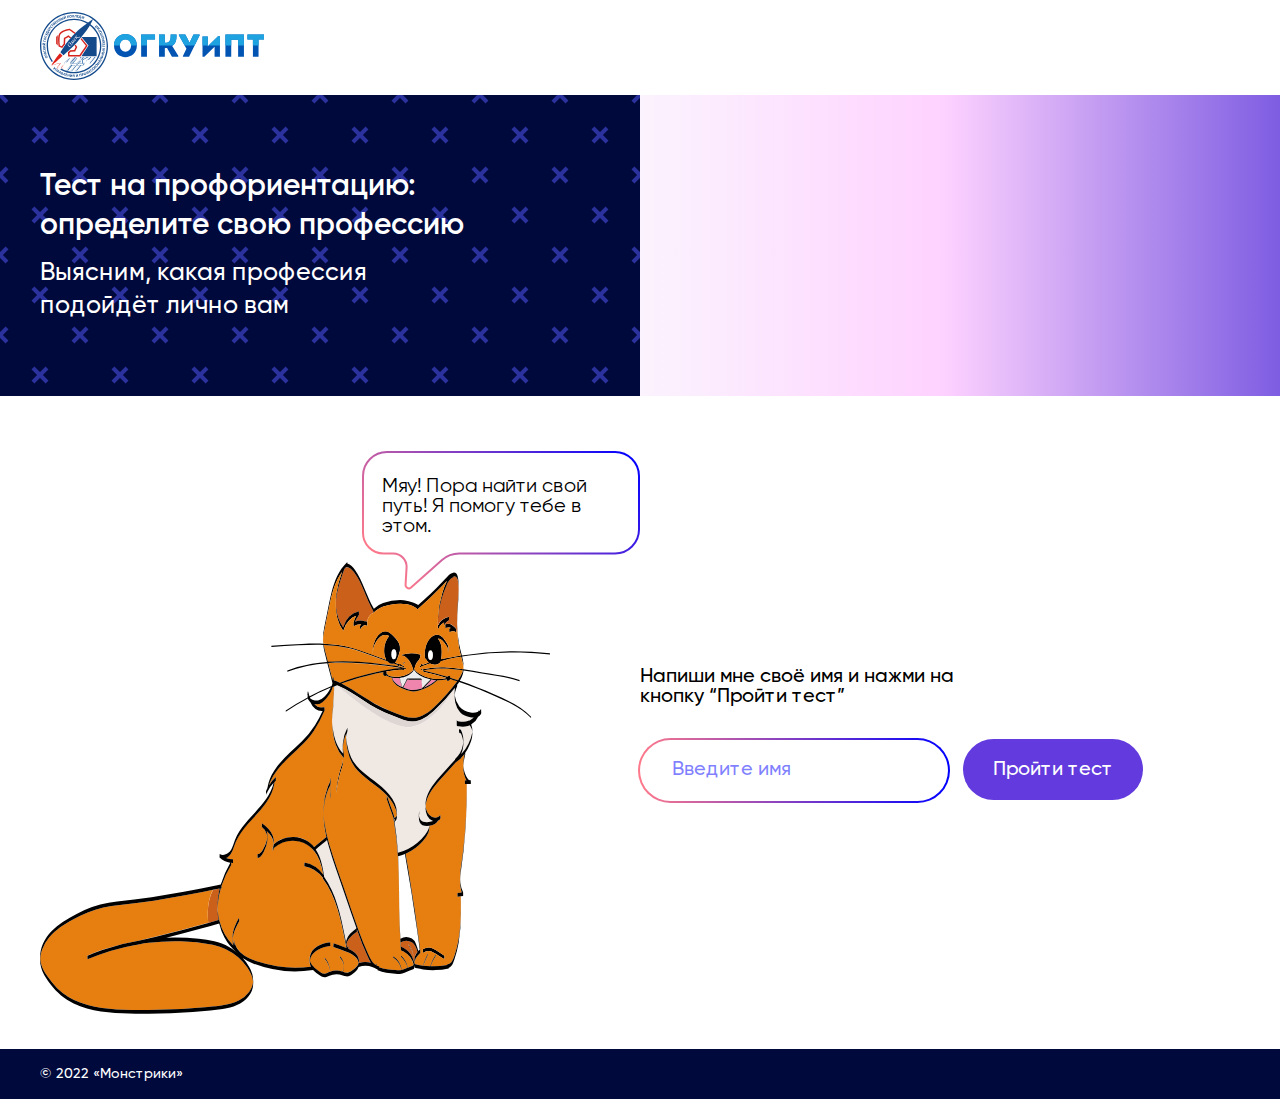
<file: index.html>
<!DOCTYPE html>
<html lang="ru">
<head>
	<meta charset="UTF-8">
	<meta http-equiv="X-UA-Compatible" content="IE=edge">
	<meta name="viewport" content="width=device-width, initial-scale=1.0">
	<link rel="stylesheet" href="fonts/gilroy/stylesheet.css">
	<link rel="stylesheet" href="style/style.css">
	<link rel="icon" href="img/ogkuipt.png">
	<title>ПрофТест</title>
</head>
<body>
	<header>
		<div class="wrapper">
			<a href="#">
				<svg viewBox="0 0 224 68" fill="none" xmlns="http://www.w3.org/2000/svg">
					<path d="M96.8663 33.5605c0-15.414-22.8663-15.414-22.8663 0 0 15.4459 22.8663 15.4459 22.8663 0Zm-17.0064 0c0-8.0255 11.1783-8.0255 11.1783 0 0 8.0892-11.1783 8.0892-11.1783 0ZM106.948 27.4777h8.089v-5.0955h-13.885v22.293h5.796V27.4777ZM124.832 44.6752V36.172c.732 0 1.433 0 2.197-.1274l4.905 8.6306h6.337v-.8917l-6.051-9.809c4.427-2.8344 4.3-7.0382 4.3-11.5923h-5.86c0 4.1719.286 8.4395-5.414 8.4395h-.414v-8.4395h-5.796v22.293h5.796ZM142.921 44.6752h6.147l10.573-21.4332v-.8598h-6.178l-3.822 8.2165h-.159l-4.204-8.2165h-6.37v.8598l7.516 13.6306-3.503 7.1975v.6051ZM174.576 34.7157v9.9595h5.356V24.3219h-1.882l-10.249 10.0174v-9.9305h-5.298v20.2953h1.853l10.22-9.9884ZM203.945 22.3822H185.41v22.293h5.828V27.6369h6.879v17.0383h5.828v-22.293ZM212.917 27.4777v17.1975h5.637V27.4777H224v-5.0955h-16.561v5.0955h5.478Z" fill="#0254B3"/>
					<mask id="a" style="mask-type:alpha" maskUnits="userSpaceOnUse" x="74" y="22" width="150" height="24">
						<path d="M96.8663 33.5605c0-15.414-22.8663-15.414-22.8663 0 0 15.4459 22.8663 15.4459 22.8663 0Zm-17.0064 0c0-8.0255 11.1783-8.0255 11.1783 0 0 8.0892-11.1783 8.0892-11.1783 0ZM106.948 27.4777h8.089v-5.0955h-13.885v22.293h5.796V27.4777ZM124.832 44.6752V36.172c.732 0 1.433 0 2.197-.1274l4.905 8.6306h6.337v-.8917l-6.051-9.809c4.427-2.8344 4.3-7.0382 4.3-11.5923h-5.86c0 4.1719.286 8.4395-5.414 8.4395h-.414v-8.4395h-5.796v22.293h5.796ZM142.921 44.6752h6.147l10.573-21.4332v-.8598h-6.178l-3.822 8.2165h-.159l-4.204-8.2165h-6.37v.8598l7.516 13.6306-3.503 7.1975v.6051ZM174.576 34.7157v9.9595h5.356V24.3219h-1.882l-10.249 10.0174v-9.9305h-5.298v20.2953h1.853l10.22-9.9884ZM203.945 22.3822H185.41v22.293h5.828V27.6369h6.879v17.0383h5.828v-22.293ZM212.917 27.4777v17.1975h5.637V27.4777H224v-5.0955h-16.561v5.0955h5.478Z" fill="#000"/>
					</mask>
					<g mask="url(#a)">
						<path fill="#1EA3E0" d="M65.8935 4.62885h178.344v28.952H65.8935z"/>
					</g>
					<path d="M33.9993 0C15.2225 0 0 15.2214 0 34s15.2225 34 33.9993 34C52.7762 68 68 52.7786 68 34S52.7775 0 33.9993 0Zm0 66.6805c-18.0486 0-32.68251-14.6315-32.68251-32.6832 0-18.0517 14.63121-32.68319 32.68251-32.68319 6.7067-.01044 13.2526 2.05238 18.7416 5.90603-.8014.57365-2.6078 1.86606-4.6691 3.36456-4.2475-2.55884-9.1138-3.90757-14.0725-3.90024C18.9138 6.68446 6.68432 18.9142 6.68432 34c-.00889 5.6987 1.77287 11.2561 5.09358 15.8873l1.0849-.7432C9.69266 44.7316 7.99173 39.4332 8.00112 34c0-14.3575 11.64098-25.99872 25.99818-25.99872 4.5305-.00674 8.9833 1.17641 12.913 3.43102-2.2986 1.6871-4.7274 3.5097-6.329 4.8225-1.5148 1.2436-3.2194 2.8343-4.9173 4.5282-.3544.3526-.7065.7088-1.0564 1.0686-1.1934 1.2206-2.3624 2.4669-3.4364 3.6508-.3309.3616-.6519.7187-.9629 1.0713-.6048.6781-1.169 1.3291-1.6761 1.9258-3.0622 3.6032-8.1368 11.7401-8.1368 11.7401l3.0988 3.0215s2.441-2.2485 4.7274-4.3017c2.2864-2.0532 6.8999-6.5474 8.8731-8.7553.8584-.9588 2.5061-2.898 4.3138-5.114 2.3542-2.8872 4.9824-6.2383 6.4945-8.5247.6631-.9982 1.3195-2.0939 1.9338-3.1775 3.1619 2.4255 5.7227 5.5466 7.4839 9.1213 1.7613 3.5748 2.6756 7.5071 2.6721 11.4922 0 14.3575-11.6396 25.9973-25.9968 25.9973-4.5412.0068-9.0042-1.1822-12.9401-3.4473l-.6632 1.1405c4.1381 2.3815 8.8303 3.6313 13.6046 3.6236 15.0923 0 27.315-12.2229 27.315-27.3155.0035-4.22-.9725-8.3833-2.8511-12.1621-1.8785-3.7789-4.6084-7.0702-7.9748-9.6149 1.1459-2.1021 2.0681-4.00067 2.4709-4.8442 4.2457 3.0201 7.7068 7.0126 10.0939 11.644 2.3871 4.6313 3.6309 9.7668 3.6273 14.9772 0 18.049-14.6326 32.6805-32.6812 32.6805Z" fill="#134A8C"/>
					<path d="M56.6248 44.1535V25.0901H41.4105l7.0776 8.4854-7.0776 10.578h15.2143ZM5.81098 43.9121c1.49174-.7934 2.59698 1.7169.90589 2.1698-1.48224.7798-2.57527-1.7087-.90589-2.1698Zm.21969.4828c-1.12558.2997-.54244 1.7236.46787 1.2056 1.14321-.3051.55329-1.7318-.46787-1.2056ZM6.01711 40.3414c.12205 0 .23461.3987.13562.461l-1.94875.5466 2.13589.1491c.10849.0109.11663.1357.14917.2279.03255.0922.06917.2048-.00949.2712l-1.76296 1.2205 1.94739-.5424c.13562.0122.15867.2834.17223.396.01356.1125-2.29049.7242-2.33253.6536-.13561-.1424-.29428-.6455-.12341-.8042 0-.0135 1.34392-.9682 1.39545-1.0062-.08001-.0122-1.68837-.1356-1.71956-.1533-.22783-.0189-.35259-.5424-.30648-.7214-.08815-.1017 2.2376-.6605 2.26743-.6984ZM5.32685 38.2203c.34716-.0949.47328.3757.54245.6442.35937 1.4918-2.34745 1.8986-2.53188.4163-.09086-.3702.07458-.9371.5221-.7119-.84486 1.7168 2.59155 1.2029 1.31409-.1818-.12884-.1193.05017-.1437.15324-.1668ZM5.3933 36.0207c.13561.0542.13561.3946.08543.5153-.34445.2265-1.10795.3512-.93436.9168.03797.0081.99132-.1275 1.02522-.0977.07188.1031.13562.4164.01763.495-.04475-.0095-2.33117.2712-2.37185.2414-.06781-.1058-.13562-.4177-.01763-.4936l.92758-.099c.05154-.6076-.74179-.4666-1.06998-.6862-.04882-.1696-.14781-.5751.16816-.4408.3309.1085.85436.1356 1.01709.4841.13155-.4516.77706-.6468 1.15271-.8353ZM5.32278 33.6732c.11663.0379.12747.4611.01356.5031-.20342 0-1.40765.042-1.58395.0312.20478.099 1.39138.8788 1.61107 1.0103.11799.0882.10307.3499.04204.4625-.03932.0298-2.34337.0569-2.38677.0678-.11798-.0394-.12476-.4611-.01221-.5045.20207 0 1.40766-.0421 1.5826-.0312-.19664-.099-1.39545-.8815-1.60972-1.0117-.08001-.0488-.07594-.1356-.08001-.2292-.00407-.0936-.02577-.2197.07187-.24l2.35152-.0583ZM2.36372 31.2606c.64552.0163.64958 1.1649.12883 1.3656-.30512.1248-.36208-.122-.27122-.3648.09493-.0651.24953-.0258.29157-.1804.10577-.2305-.06645-.3715-.25224-.438-.01628-.1044-.04475-.3756.10306-.3824Zm3.09874-.0977c.11256.0489.08544.4706-.03255.5032-.20206-.0177-1.40494-.0828-1.57988-.1099.19528.118 1.30866.9995 1.51615 1.15.10306.0868.09492.4313-.03526.4706l-2.34745-.1451c-.11391-.0488-.08408-.4719.03255-.5045.2007.0149 1.40494.0827 1.57852.1085-.18714-.1153-1.31137-1.0008-1.51343-1.1486-.07594-.057-.06374-.1438-.05967-.2374.00407-.0935-.00678-.2197.09357-.2319l2.34745.1451ZM3.69815 28.0465c.07458.019.19121.0203.18985.1099l-.13561.8136 1.97587.335c.11256.0624.02034.2712.00949.3824-.01763.0556-.03254.1221-.09357.1167l-2.22946-.3757c-.02186-.0014-.04314-.0077-.06235-.0182-.0192-.0105-.03588-.0252-.04886-.0428-.08272 0 .18444-1.23.1763-1.2775.03255-.0827.11663-.0542.21834-.0434ZM5.25497 25.8184c1.68024.2197 1.13101 2.9008-.50854 2.2959-1.66396-.2197-1.12016-2.8832.50854-2.2959Zm-.10171.5221c-1.43613-.3662-1.26661 1.3941.05018 1.31.93437.0502.81232-1.2788-.05018-1.31Z" fill="#134A8C"/>
					<path d="M6.7901 24.0187c.35124.0828.23732.5561.16681.8232-.40684 1.4837-2.97262.5425-2.42204-.8476.09764-.3688.51397-.7865.80011-.3743-1.56632 1.1026 1.69651 2.2974 1.2395.4693-.05425-.1641.11663-.1045.21562-.0706ZM7.08031 22.4863c.30513.2848.56008.6089.36344 1.0117-.0556.1112-.13561.2956-.27936.2712-.09357-.0339-.3336-.0814-.32682-.1953.19257-.1356.27122-.3621.06238-.5356-.07459-.0231-2.01249.1979-2.00028.0732.01085-.1492.09086-.472.28343-.4665.34988-.0109 1.01438-.0543 1.35612-.0434-.27122-.2143-.73909-.6781-.9981-.9141-.09493-.0908.06644-.5017.19256-.495.02263.0121.04322.0277.06103.0461l1.2856 1.2477ZM9.50235 20.3761c.08679.0746-.05018.2401-.08544.3228-.04882.2183-.54245-.1872-.63602-.1899l-.73909 1.4796c.05832.0732.67806.2224.53296.3946-.0434.0787-.09493.2875-.20749.2631l-.79875-.3987c-.12477-.0393-.03391-.1587 0-.2319-.33497-.5858-.93166-.8706-1.49852-1.2721-.08408-.0596-.12747-.1098-.08272-.2034.8964-1.8064.32276-1.2693 2.48713-.3363.05017-.0732.09628-.316.23054-.2265l.7974.3987Zm-2.74479-.4678-.25902.5194c.4882.3499 1.01709.6129 1.30052 1.1256l.45023-.9005-1.49173-.7445ZM10.0353 18.0219c.3255.0149 0 .4068-.11663.4977 0 .0122-.54244-.1207-.55736-.1221l-.48685.7961c.01356.0203.36209.4136.36073.4285 0 .1505-.21291.5737-.36615.2984l-1.47818-1.8051c-.11391-.1139.21834-.6455.36616-.5872l2.27828.4937Zm-2.15081.0217.71739.8516.36751-.6021-1.0849-.2495ZM9.96614 15.4859c.56826.3621.39866 1.0401 0 1.4782l.64416.4638c.0678.1356-.1478.3634-.2617.4204-.0421.0081-1.80503-1.3033-1.843-1.3196-.02094-.0113-.03909-.0271-.05313-.0463-.01404-.0192-.02361-.0414-.02803-.0647-.00442-.0234-.00356-.0475.0025-.0705.00606-.023.01718-.0444.03255-.0626.3214-.4773.853-1.3059 1.50665-.7987Zm-.27936.4488c-.30649-.2508-.56415.057-.71603.3079l.67806.4923c.22376-.2346.36889-.5967.03797-.8002ZM12.4004 14.6667c.2956.2062.0162.6035-.1478.8273-.9195 1.2314-2.96452-.5872-1.9407-1.6789.2265-.3079.7676-.5425.8815-.0543-1.86057.4489.7323 2.7598.9805.8924.0109-.1722.1478-.0543.2265.0135ZM12.4085 11.9083c.0502.0556.1438.1235.0977.1953l-.4367.4489 1.4443 1.3874c.0542.0867-.0611.1668-.1167.2386-.0556.0719-.1464.1777-.2346.1275l-1.4388-1.3873-.4313.4489c-.1152.0515-.2875-.1533-.3132-.255 0-.0393 1.2205-1.2639 1.2286-1.2938.0705-.0515.1424.0407.2007.0895ZM15.0692 11.5571c.5764.6347-.3268 1.3819-.8299 1.702-.0977 0-1.6274-1.6925-1.6152-1.7888.1356-.24.6103-.6035.83-.7486.4611-.3214 1.1201.2197.8476.7228.1194-.0786.2637-.1106.4052-.0898.1415.0207.2705.0928.3623.2024Zm-1.1866-.339c-.2251-.2713-.5112.0298-.6943.202l.4326.4787c.1993-.164.514-.4258.2617-.6807Zm.8137.7024c-.2712-.3159-.6076.0516-.8232.2523l.4747.5235c.1993-.1858.6238-.4774.3431-.7758h.0054ZM16.8905 10.8207c.042.0624.1193.1356.0624.2021l-.9832.7757c-.1682.2929-1.4402-1.7074-1.5501-1.7399-.2522-.20211.9344-.85713.9968-.9819.1071-.04068.3065.21699.2441.31056l-.6984.54246.3729.47738.5913-.46246c.0746-.04069.1356.05289.179.10716.0434.0542.118.1356.0597.1966l-.5913.4652.4285.5424.7052-.5506c.0773-.0352.1329.0597.1831.1153ZM18.903 9.60696c.0176.14511-.2645.29021-.3906.30242-.0461 0-.556-.83539-.5872-.85844l-.773.51533c.0095.03526.5791.82993.5669.87063-.0583.1126-.3038.316-.4299.2455-.0122-.0421-1.3209-1.93795-1.31-1.98813.0597-.11256.3038-.31734.4285-.24411l.5058.75809.7744-.51534-.5072-.75808c-.0176-.14647.2644-.28886.3919-.30242.0488.00813 1.2978 1.94743 1.3304 1.97455ZM21.0267 8.41626c0 .14646-.2889.27123-.415.27123-.0448-.00678-.4841-.88014-.5113-.90455l-.8136.44753c0 .03526.5058.87607.4909.91675-.0692.10714-.3296.28886-.4503.2075-.0081-.04476-1.1499-2.04508-1.135-2.0939.0691-.10578.3295-.29021.4488-.20613l.4381.79877.8136-.44753-.4393-.79877c0-.14647.2888-.27123.4149-.27123.0489.0122 1.127 2.0505 1.1582 2.08033ZM22.8045 6.79159c.2441.53026-.1112.97101-.64 1.16765-.1465.01356-.6578.4204-.7432.14646l-.8937-2.07626c-.0108-.02984 0-.05153.0285-.07459.1031-.05967.3295-.2197.4353-.12476l.339.78792c.5032-.25767 1.2124-.47194 1.4741.17358Zm-.4597.24411c-.1492-.39871-.575-.20207-.8625-.06509l.3119.72554c.2943-.10985.7174-.28751.5506-.66045Zm1.4999.13562c0 .12612-.3811.2875-.4652.20071l-.9303-2.16984c0-.12612.3811-.28886.4652-.20071l.9303 2.16984ZM26.2328 6.38882c0 .12341-.4068.2536-.4787.15595-.0597-.19528-.4407-1.33716-.4801-1.51074-.0379.22512-.4475 1.58398-.5112 1.83215-.0434.12748-.3662.24682-.4516.13562l-.7228-2.23629c0-.12477.4068-.25225.48-.1546.0597.19257.4394 1.33716.4801 1.50803.0393-.21698.4489-1.58805.5126-1.8308.0244-.09221.1112-.11256.198-.13561.0868-.02306.2034-.08679.2509 0l.7228 2.23629Zm-1.2286-2.84791c.3431.80284-1.5989 1.09712-1.2477.30513.3798-.20478.2523.1112.5425.13561.2549.01357.3214-.19799.316-.39463.0854-.05154.3268-.17902.3892-.0434v-.00271ZM29.3573 5.69583c-.0407.14239-.3811.17087-.5058.13561-.2563-.32141-.4516-1.07-.9995-.84488l.1967.97507c-.0339.14375-.3553.16545-.4747.13562-.0434-.02577-.4638-2.29732-.4841-2.33394.038-.13561.3566-.16409.4773-.13561.0367.02034.1845.9154.2021.9493.6089 0 .396-.78249.5845-1.12967.1641-.06509.5587-.20071.4529.12748-.0759.33904-.0501.86251-.3878 1.05644.4665.08137.7174.69842.9384 1.06458ZM31.6614 4.19321c.3865 1.64908-2.3204 2.07491-2.3298.32277-.3757-1.63145 2.3094-2.05457 2.3298-.32277Zm-.5221.08951c-.1628-1.47278-1.7494-.69706-1.2111.50584.2794.89099 1.4809.31056 1.2111-.50584Z" fill="#134A8C"/>
					<path d="M34.0047 5.31204c-.0352.11798-.4597.13561-.5031.01763l-.0678-2.00303-.5343.01762c-.1437.77165.0285 2.15086-1.0144 2.13323-.0651-.0312-.0569-.11121-.0637-.18444-.0583-.46245.3621-.04475.457-.93303.1519-.34717-.0407-1.18121.2807-1.41853.0407 0 1.3561-.08137 1.3263-.00678.029.03279.0441.0756.042.11934l.0773 2.25799ZM36.4254 5.4151c-.0447.11392-.4692.09087-.5017-.02576l.1017-1.99897-.533-.02712c-.2115.75402-.1424 2.07355-1.1432 2.04914-.1085 0-.1003-.10985-.0976-.198-.019-.46651.3648-.01491.5356-.89099.179-.33225.0597-1.1812.4069-1.39005.0393.00949 1.3561.03526 1.3222.10578.0252.0354.0363.07891.0312.12205l-.1221 2.25392ZM38.3999 5.5236c-.0135.07458-.0135.18172-.099.18714l-1.2381-.15053c-.3268.08679.1994-2.22544.1451-2.32579-.0339-.32141 1.2666.05967 1.3995.01627.1044.04747.0611.37023-.0502.39328l-.8801-.11798-.0759.60213.7445.09493c.08.02441.0542.12883.0488.20207-.0054.07323-.0135.17901-.0976.18036l-.7445-.09493-.0895.69571.8882.11256c.0814.02441.0529.13019.0488.20478ZM40.8762 6.81058c-.0515.10307-.2454.01356-.3349 0-.2238.00949.0406-.57501.0203-.66316l-1.6192-.33496c-.0556.07458-.0407.71333-.2455.61569-.0868-.0217-.301-.01763-.3078-.13562l.1817-.86793c.0068-.13562.1451-.07324.2238-.05832.48-.47465.6034-1.12424.8462-1.7752.0366-.09628.0732-.15053.1749-.13561 1.9773.40684 1.31-.01356.9629 2.3163.0827.03119.3295.01356.278.16545l-.1804.87336Zm-.2522-2.77197-.5682-.11798c-.213.56144-.3323 1.14052-.7554 1.54601l.9859.20342.3377-1.63145ZM44.0563 7.10893c-.099.11121-.3594-.03797-.4733-.08679-.1613-.37159.1831-1.17442-.4475-1.24766l-.2983.94931c-.0516.0895-.1723.0217-.2618 0-.0895-.0217-.2224-.04882-.2088-.15054l.2983-.9493c-.5641-.30106-.7363.55467-1.0849.76622-.1763-.02305-.6089-.10306-.3512-.33768.2482-.29292.4855-.82318.9208-.82725-.3444-.26173-.2278-.872-.2305-1.25443.0746-.10443.5004.03254.4922.17358.0177.36345-.1546 1.0239.3757 1.08492l.2848-.88963c.0488-.08951.1708-.01763.259 0 .0881.01763.2224.04882.2115.15053l-.282.88285c.5316.28479.693-.50991 1.0089-.72147.1763.02306.5859.09358.3404.3309-.2183.27123-.4312.74046-.8231.74724.3729.30785.2535.94795.2698 1.3792ZM14.2393 57.1427c-.6957.5614-1.8104-.2292-.9669-.5886.0651.2278.259.3784.4936.2346.0475-.0637.4665-1.9962.5818-1.9447.1356.0583.4244.2414.3553.4245-.1031.339-.2713.9913-.4069 1.3168.2916-.1844.891-.4882 1.2016-.6605.1193-.0623.461.2279.4068.3459-.0196.0178-.0415.0328-.0651.0447l-1.6002.8273ZM16.2518 59.5037c-.1031.0705-.4462-.1858-.4069-.3051l1.2083-1.6274-.7526-.5587-1.2083 1.6274c-.1058.0678-.4475-.1872-.4069-.3065.114-.0394 1.4063-2.1699 1.584-1.8796 2.0382 1.5432 1.5622.6523-.0176 3.0499ZM19.1742 59.3654c-.3309.5981-1.0266.4719-1.4917.1017l-.4272.6781c-.1275.0773-.377-.1248-.4421-.236-.0122-.0461 1.2015-1.9162 1.2124-1.9555.0099-.022.0245-.0414.0429-.057.0183-.0155.04-.0268.0632-.0329.0233-.0061.0476-.0069.0713-.0024.0236.0045.0459.0143.0653.0285.5004.2957 1.3738.7798.9059 1.4755Zm-.4733-.2536c.2333-.3268-.0949-.5669-.3594-.7038l-.4529.7201c.2522.2088.6252.3322.8123-.0163ZM20.4042 61.7997c0 .3309-.4177.0244-.5126-.0882-.0109 0 .0909-.5533.0909-.5709l-.8341-.4462c-.0203.0149-.3973.392-.4068.3906-.1532.0081-.5926-.1804-.3241-.3526l1.7318-1.6043c.1098-.1234.6672.1831.6183.3349l-.3634 2.3367Zm-.1519-2.1698-.8137.7784.6306.3349.1831-1.1133ZM22.7272 62.2052c-.3458.7987-1.413.2712-1.9189-.0556-.0461-.0882.8829-2.2105.9778-2.239.2794.0298.8137.3105 1.0374.4543.4896.2916.2713 1.1256-.3132 1.0849.1222.0777.2117.1974.2517.3365.0399.1392.0276.2882-.0348.4189Zm-.4868-.1967c.179-.381-.3024-.5424-.5777-.655l-.2862.6564c.2523.1112.6984.3824.8639-.0014Zm.3119-1.0415c.16-.3228-.2427-.4584-.4774-.556l-.2617.5994c.2278.1153.6021.297.7323-.0434h.0068ZM24.7804 63.6644c-.0759.0976-.4841-.0434-.4828-.1668l.6659-1.9217-.5113-.1776c-.4204.678-.7241 1.9786-1.6924 1.6735-.1505-.0462-.0163-.2577.0095-.3486.0257-.0556.0502-.1166.1139-.0949.6781-.0692.8286-1.0619 1.1934-1.6152.0515-.1017.0949-.1532.1993-.1193l1.169.4068c.3363-.0325-.6998 2.2607-.6645 2.3638ZM26.9014 64.1011c-.0244.0718-.0393.1803-.1248.1736l-1.2205-.3228c-.3404.0447.4964-2.2105.4557-2.319.0095-.3269 1.2639.2292 1.4036.2048.099.061.0122.3797-.1018.3878l-.8706-.2305-.1573.5953.7364.194c.0786.0352.0366.1356.023.2102-.0135.0745-.0379.1776-.1234.1681l-.735-.1939-.1817.6862.876.2319c.076.0366.0339.1397.0204.2143ZM29.3587 64.7154c-.0895.118-.3974.0244-.4977-.0556-.0312-.0353.1844-.9995.179-1.0374l-.9262-.1723c-.0177.0326-.1655 1.0131-.2035 1.0334-.122.0407-.4434.0163-.4855-.1248.0204-.0393.4069-2.3434.4503-2.3719.122-.0393.4461-.0162.4855.1248l-.1682.91.9262.1709.1682-.9087c.0895-.1193.3973-.0244.4977.0556.0298.0434-.4312 2.334-.4258 2.376ZM32.0791 65.0124c-.0529.1126-.4801.0719-.5086-.0488.0231-.2048.1275-1.4213.1614-1.5989-.0665.0922-.1356.1953-.217.2834-.1519.099-.9872 1.4362-1.2395 1.2694-.0908-.0177-.2278 0-.2332-.1045l.2264-2.3719c.0543-.1139.4815-.0718.5099.0489-.0217.2034-.1356 1.4212-.16 1.5961.1234-.1857 1.0551-1.2978 1.2124-1.4917.0597-.076.1478-.0597.2427-.0529.095.0068.2224 0 .2319.1017l-.2264 2.3692ZM34.5011 65.0626c-.0678.1288-.3865.0854-.4991.0285-.0339-.0299.0109-.9412 0-.9765-.6048-.1356-.6672.5167-.834.9249-.0271.0651-.0881.0746-.16.08-.156 0-.5099.0502-.3594-.2088.1424-.2984.2292-.8259.5818-.9493-.6957-.1356-.6157-1.1853.0461-1.3168.2631-.057.9222-.0923 1.2083 0 .0159.0161.028.0355.0355.0568.0075.0213.0102.0441.0079.0666l-.0271 2.2946Zm-.4869-2.0641c-.2969-.0081-.7621-.0542-.7458.354-.019.4068.4421.3838.7377.377l.0081-.731ZM38.1721 64.7873c-.0298.1207-.4543.1654-.5072.0515-.0176-.2048-.1546-1.4185-.1573-1.5975-.0841.2142-.7798 1.4755-.895 1.7087-.0583.118-.2441.0963-.3513.1072-.2454.1681-.3064-2.3977-.3702-2.4411.0298-.1234.457-.1641.5099-.0529.0176.2034.1519 1.4199.156 1.5962.084-.2061.7797-1.4796.895-1.7061.0434-.0867.1356-.0881.2265-.1003.0908-.0122.2197-.0434.2482.0542l.2454 2.3801ZM41.7034 64.0929c-.0149.1248-.4326.217-.5004.1126l-.4421-1.9786-.9153.2048.4421 1.9854c-.0163.1247-.434.2156-.5004.1112.0447-.1112-.7242-2.4818-.3879-2.4262 2.5048-.5519 1.5202-.7716 2.304 1.9908ZM43.5057 61.7916c.2374.6414-.3146 1.0849-.9004 1.1988l.2359.7676c-.0244.1478-.3417.2047-.4678.1817-.0434-.0231-.6645-2.1698-.6876-2.197-.0098-.022-.0146-.046-.0141-.0702.0005-.0241.0063-.0479.0171-.0695.0108-.0216.0262-.0406.0451-.0556s.041-.0256.0645-.0311c.5506-.1886 1.4876-.5344 1.7073.2753Zm-.5004.1925c-.0949-.3905-.4909-.2983-.7675-.1885l.2508.8137c.3201-.0542.6578-.2549.5167-.6252ZM46.1515 61.2599c.8137 1.5149-1.7317 2.6391-2.1982.9263-.7947-1.5013 1.7263-2.6174 2.1982-.9263Zm-.4895.2252c-.5425-1.4009-1.8986-.2265-1.0537.8136.5072.7975 1.5324-.084 1.0537-.8136Z" fill="#134A8C"/>
					<path d="M48.7458 59.9011c.2943.5167.0135 1.074-.4801 1.3493.099.1967.2414.3337-.0583.4408-.2631.1817-.2902-.0149-.3919-.2102-1.1934.716-2.0993-1.1297-.8801-1.7169-.1045-.2075-.2292-.3078.0651-.4258.2712-.1709.278-.0095.3851.1939.5085-.259 1.1134-.1885 1.3602.3689Zm-1.6274.2034c-.6333.3323-.1098 1.3562.5262 1.028l-.5262-1.028Zm1.1785.0502c-.0275-.0694-.0693-.1321-.1227-.1842-.0535-.052-.1173-.0921-.1874-.1178-.07-.0256-.1447-.0361-.2191-.0308-.0744.0053-.1469.0263-.2126.0616l.5262 1.0279c.0652-.0341.1228-.0811.1693-.1382.0465-.0571.0808-.1231.101-.1938.0202-.0708.0257-.145.0163-.218-.0094-.073-.0335-.1433-.071-.2067ZM50.9902 59.8373c.0352.0678.1044.1519.0407.2102l-1.0755.6673c-.202.278-1.2652-1.8783-1.3723-1.9231-.2319-.2319 1.036-.7621 1.1133-.8801.1126-.0298.2848.2509.2116.3404l-.7649.4747.3241.5221.6469-.4069c.0787-.0325.1248.0678.1682.1275.0434.0597.1044.1505.0379.2048l-.6468.4068.3756.6049.7703-.4788c.08-.0366.1261.0692.1709.1302Z" fill="#134A8C"/>
					<path d="M52.6826 58.4215c.2373.2713-.1356.5967-.3567.7744-1.2205.9751-2.7597-1.3304-1.4768-2.1414.3011-.2441.891-.3377.8788.1709-1.9406-.0339.0163 2.8954.735 1.1256.0543-.1722.1546-.0149.2197.0705Z" fill="#134A8C"/>
					<path d="M54.3588 57.045c.2563.2604-.0963.6062-.2997.7974-1.1446 1.0592-2.8479-1.1323-1.6274-2.0342.2821-.2712.8652-.4068.8883.1085-1.9379.1031.221 2.8873.8137 1.0714.0434-.1655.1586-.0299.2251.0569ZM56.4011 55.5302c.0515.1126-.255.4069-.3662.3553-.1356-.1505-1.0008-1.0171-1.1133-1.1568.0284.1099.0569.2333.0759.3486l.2821 1.5473c.023.1465-.1695.2713-.2712.3418-.0061.0052-.0132.0091-.0208.0115-.0077.0024-.0157.0033-.0237.0025-.008-.0007-.0157-.0031-.0227-.0069-.0071-.0038-.0133-.009-.0183-.0153-.019-.0393-1.6789-1.6911-1.6761-1.7413.0434-.1207.2441-.3688.381-.3241.1356.1478 1.0008 1.0185 1.1134 1.1555-.061-.2143-.3051-1.645-.3567-1.8986-.0176-.0936.0516-.1506.1167-.2184.0651-.0678.1464-.1695.2291-.1112l1.6708 1.7101ZM57.4236 52.5101c1.4199.9669-.3092 3.1408-1.5188 1.8389-1.3982-.9615.3159-3.1178 1.5188-1.8389Zm-.3309.4258c-.8001-.8679-1.8036.3241-.8584.99.811.8828 1.8185-.3201.8584-.99ZM59.8362 51.2461c.0691.1357-.1465.3689-.2618.4272-.0447.0122-.8272-.5913-.8638-.6021l-.5425.7676c.0217.0298.8476.5777.8503.6211-.0136.1275-.1736.4068-.3187.3865-.0271-.0353-1.9501-1.3562-1.9582-1.4118.0163-.1274.1736-.4068.3187-.3865l.7526.5425.5425-.7676-.7527-.5424c-.0691-.1357.1465-.3689.2617-.4272.0489-.0095 1.9312 1.3792 1.9719 1.3927ZM61.1611 48.8376c.3309.0122.0068.4191-.1112.5072 0 .0122-.5425-.1153-.5669-.1166l-.4828.8137c.0136.0203.373.4136.3716.4299 0 .1519-.2075.5831-.3661.3065l-1.527-1.8091c-.1167-.1139.2142-.6578.3648-.6008l2.3176.4692Zm-2.1793.0529.7391.853.3648-.6157-1.1039-.2373ZM62.3436 46.7071c.0882.0868-.1003.4747-.2224.4584l-1.8294-.8869-.236.4868c.6198.4964 1.8783.9493 1.4606 1.8769-.0624.1451-.2577-.0135-.3445-.0501-.0529-.0326-.1098-.0638-.0813-.1235.0122-.678-.9561-.9493-1.4619-1.3764-.095-.0638-.1356-.1126-.0963-.213l.5424-1.112c.0082-.3363 2.163.9615 2.2688.9398ZM62.5674 44.0911c.5628.2034.6224.7757.3838 1.3005-.0977.114-.179.8137-.4408.6781-.0339-.0271-2.1386-.8204-2.1576-.8679-.0095-.1288.0719-.4367.2157-.453l.7987.3174c.1749-.5588.5303-1.2626 1.2002-.9751Zm-.1533.5045c-.4068-.1872-.5641.3024-.678.6103l.7445.2942c.1288-.297.3417-.7553-.0665-.9045ZM63.9994 42.0474c.1072.1017-.0217.3973-.1125.4868-.038.0272-.9724-.2942-1.0117-.2929l-.2712.9019c.0298.0203.9873.2712 1.0035.3159.0271.1262-.0339.4435-.179.4693-.0366-.0244-2.2823-.6673-2.3054-.7134-.0258-.1261.0326-.4448.1777-.4678l.8855.2712.2712-.9019-.8855-.2712c-.1071-.1017.0217-.396.1112-.4882.0461-.0258 2.2728.6903 2.3162.6903ZM63.7974 39.4395c.5831.1017.7458.651.6062 1.207-.0733.1288-.0285.7893-.3065.7038-.0393-.0203-2.2512-.4272-2.2783-.4706-.0325-.1234-.0068-.4421.1356-.4827l.8544.1722c.0664-.5628.2997-1.2843.9886-1.1297Zm.9113-.6523c.1098.0665.0203.4828-.1004.5031l-2.3406-.4692c-.1085-.0692-.0204-.4841.1017-.5045l2.3393.4706Zm-.971 1.1758c-.4177-.1044-.5004.3634-.5506.6781l.7852.1586c.076-.3065.1722-.7662-.2346-.8367ZM64.8579 36.2973c.3078-.1722.183.3784.1098.5072-.042.0258-.9493.3716-.9954.3933l.8544.5642c.1193.1017.0474.4068-.0095.5289-.0936.061-1.0944-.7364-1.1961-.7771-.1221.0217-1.169.5424-1.2653.4679-.0217-.1357-.0352-.4666.1085-.5425l.8761-.3512-.7839-.5167c-.1207-.095-.0461-.3947 0-.514.1085-.0665 1.0239.6781 1.131.7187l1.1704-.4787ZM62.8155 33.1605c.076 0 .1913-.0094.2089.076v.632l2.0342.0081c.1003.0258.0718.1641.0813.2577-.0108.0922.0163.2319-.0827.2563l-2.0342-.0082c-.0203.0434.0461.6944-.0501.6862-.099.019-.3323.0624-.3716-.0569l.0081-1.7766c.0122-.0868.1289-.0691.2061-.0746ZM64.8104 31.2863c.0773 0 .1844-.0217.2048.0624l.08 1.264c.1492.3092-2.2539.2251-2.3434.2983-.3146.0949-.1817-1.2721-.2495-1.3968.0271-.1126.3566-.1356.4-.0244l.0556.8977.6144-.0393-.0475-.7594c.0081-.0855.118-.0787.1912-.0882.0732-.0095.1817-.0203.1994.0638l.0474.7594.7093-.0434-.057-.9059c.0095-.0868.1207-.0787.1953-.0882ZM64.527 28.9538c.259-.2414.2712.3227.2278.4665-.0353.0352-.8354.5872-.8747.6184l.9642.3458c.1356.0692.1438.3852.1166.5153-.0773.0814-1.2395-.4556-1.3466-.4705-.1139.0501-1.0049.8136-1.1174.754-.0543-.1261-.1451-.4448-.0244-.5533l.7675-.5493-.8828-.316c-.1356-.0637-.1356-.3729-.1166-.5004.0895-.0908 1.1554.4137 1.2693.4286l1.0171-.7391ZM64.1445 26.4937c.1438.038.175.358.1357.4815-.0204.042-.9941.2156-1.0266.2346l.1993.9221c.0366 0 .9981-.2386 1.032-.2115.0841.0963.1858.4068.0719.4963-.0447 0-2.319.5276-2.3624.4977-.084-.0976-.1871-.4068-.0718-.495l.9045-.1952-.1993-.9222-.9046.1966c-.1437-.0366-.1749-.358-.1356-.4814.0231-.0434 2.3176-.5018 2.3569-.5235ZM62.1348 24.0269c1.5731-.6889 2.4952 1.9325.7499 2.2648-1.5582.6726-2.4736-1.9271-.7499-2.2648Zm.1858.5045c-1.1609.217-.6862 1.7019.381 1.2544 1.1785-.2156.6957-1.7087-.381-1.2544ZM62.4019 21.419c.1248-.0068.2862.3919.1926.4733l-1.8836.7635.2034.5018c.7838-.1288 1.965-.7581 2.3732.1722.0637.1424-.1831.1817-.2712.2224-.0584.0163-.1207.038-.1465-.023-.4977-.4652-1.3453.0746-2.0016.1641-.1099.0285-.1777.0298-.2224-.0705l-.4638-1.146c-.2414-.236 2.1657-.9642 2.2199-1.0578ZM59.9962 19.3292c1.4334-.9493 2.7895 1.4768 1.1283 2.102-1.4199.9303-2.7665-1.4741-1.1283-2.102Zm.2712.4651c-1.1066.4069-.3838 1.7929.5899 1.1704 1.1175-.4136.3933-1.8023-.5913-1.1649l.0014-.0055ZM58.1424 18.2551c.0691-.0339.1613-.1112.2183-.042l.4353.7133 1.7358-1.0578c.1451-.0163.2374.2509.2889.3607.0081.034 0 .0597-.0217.0774l-1.9555 1.1934c-.0164.0134-.0357.0231-.0563.0282s-.0421.0055-.0629.0012-.0404-.0132-.0573-.026c-.0169-.0128-.0308-.0293-.0405-.0482l-.6238-1.0225c-.0272-.0828.0556-.118.1397-.1777ZM58.6401 15.0722c.1193-.0339.3702.3133.2969.415-.1695.1166-1.1554.8368-1.31.9276.2292-.0339 1.6681-.0556 1.9284-.0705.1356 0 .3499.2712.2713.3933l-1.9393 1.386c-.1234.0366-.2143-.1858-.2807-.2713-.0271-.0515-.0638-.1098-.0163-.1491.1668-.1167 1.1568-.8354 1.3087-.9263-.2211.0299-1.6721.0556-1.9271.0692-.0963 0-.1424-.0733-.198-.1478-.0556-.0746-.1464-.1696-.0759-.2428l1.942-1.3833ZM54.6992 15.2363c.5668-.5614 1.607.8137.8313 1.0849-.4272-.3078-.0583-.2888-.1356-.598-.0868-.2441-.3106-.2238-.4923-.1356-.0922-.0651-.3051-.2414-.2034-.3513Zm2.1806-2.2634c.1153-.0447.396.2794.3323.3865-.1587.1356-1.0782.9358-1.2206 1.0402.3079-.0393 1.6871-.2509 2.0098-.2211.0787.076.2875.236.2116.3499l-1.8077 1.5515c-.118.0461-.396-.2821-.3336-.3879.1559-.1356 1.0849-.9357 1.2205-1.0388-.217.0475-1.6599.2021-1.9122.2373-.0949.0122-.1478-.0597-.2115-.1356-.0638-.0759-.16-.156-.0963-.236l1.8077-1.546Z" fill="#134A8C"/>
					<path d="M24.2244 52.4979c-.0253-.0245-.0591-.0382-.0943-.0382-.0351 0-.0689.0137-.0942.0382-.0312.0271-.0882.0813-.1641.1546-1.0442.9059-5.0719 3.3903-6.4606 3.2954-.0786 0-.1776-.0244-.2007-.0814-.1356-.3377.9819-1.546 1.7969-2.4275.815-.8815 1.5148-1.645 1.5785-2.041.0077-.043.0042-.0872-.01-.1285s-.0388-.0783-.0713-.1075c-.3784-.3363-2.2648.1546-5.3282 1.0022-1.2829.3553-2.5062.6944-3.1571.8002 1.0849-.7039 3.6141-2.8222 5.2197-4.177 1.8593-1.569 5.3174-4.9445 5.3174-4.9445l-2.5129-2.5916c-1.2449.8774-4.5091 5.7297-5.0909 6.5244-.514.7025-3.2357 4.5676-3.4052 5.289-.0101.0179-.0157.0379-.0163.0583 0 .036.0143.0705.0397.0959.0254.0255.0599.0398.0959.0398h.0244c.5099 0 1.9257-.392 3.5612-.8449 1.7847-.4937 4.7641-1.3182 5.0692-1.0673-.0556.3214-.8286 1.1595-1.5094 1.8986-1.272 1.3792-2.0342 2.2498-1.8497 2.7123.0596.1519.2047.236.4326.2536h.103c1.1677 0 3.5693-1.3033 5.1926-2.3706-.6645.7188-1.3208 1.5311-1.3317 1.9475-.0027.0452.0038.0906.0192.1333.0154.0427.0393.0817.0703.1148.0753.0748.1653.1331.2642.1714.099.0383.2048.0557.3108.0511.5221 0 1.0849-.3554 1.1215-.3771.016-.0091.03-.0214.0411-.0361.0111-.0147.0191-.0315.0234-.0493.0044-.0179.0051-.0365.0021-.0547-.003-.0181-.0097-.0355-.0197-.051-.01-.0155-.023-.0288-.0382-.0391-.0153-.0103-.0325-.0174-.0506-.0208-.0181-.0034-.0367-.0031-.0546.0008-.018.004-.035.0116-.0499.0224-.0095 0-.9642.5967-1.3562.1939-.0098-.0158-.0141-.0344-.0122-.0528.0122-.4842 1.4253-1.9963 2.4221-2.947.0718-.0637.1356-.1207.179-.1695.0212-.0256.0322-.0582.031-.0915-.0013-.0332-.0147-.0649-.0378-.0888Z" fill="#DE211A"/>
					<path d="M27.81 32.3835c0-.8463.5221-1.6532 1.2042-1.8593.6605-.1994 1.4118.1247 1.9203.8286.6292.8679.7052 1.862.2048 2.6553-.5954.9493-1.7142 1.1188-2.4492.2713-.4502-.5154-.7106-1.1975-1.0564-1.8037l.1763-.0922Zm2.3054 1.8023c.6781 0 1.0849-.5032.9642-1.2206-.1492-.8692-.7025-1.4524-1.4592-1.8158-.693-.3323-1.447.1708-1.4917.9343-.057.9304 1.0605 2.1075 1.9921 2.1021h-.0054ZM33.5559 31.1602l-1.4375-.8964c.198.4204.4394.7405.4855 1.0849.0461.3445-.0841.7459-.1722 1.1134-.0621.026-.1287.0394-.196.0394s-.1339-.0134-.196-.0394c-.0868-.0705-.1356-.3594-.0935-.3878.6984-.4706.198-.9575.0176-1.4172-.1099-.278-.3078-.5208-.5289-.8829-.0597.3418-.0949.5425-.1356.75l-.2387-.0231c.0394-.372.1023-.7412.1885-1.1052.0136-.0475.4069-.0665.5574.0189.4611.2604.8896.5778 1.367.8978-.0543-.933-.8029-1.7047-.5127-2.6051l.2184-.0475 1.4008 1.9664.114-.7093h.2102c-.0317.3689-.0633.7387-.095 1.1094-.1925-.019-.4543.0339-.5641-.0719-.2875-.2712-.5086-.6225-.8639-1.0849.2469.8259.4462 1.4917.6442 2.159l-.1695.1315ZM36.1732 25.1742c.6374.0773 1.1147.1234 1.588.198.4421.0691.8815.2373 1.3195.2332.3363 0 .7662-.1464.3607-.6658-.061-.0787.0068-.2577.015-.3893.1356.057.3905.1248.3865.1682-.0339.3309-.0163.7432-.2048.9697-.4679.5614-1.1337.4515-1.763.2875-.5072-.1357-1.0049-.3079-1.5337-.472-.0502.67.9967.9263.4068 1.7481l-1.4768-1.9976-.1641.636-.1804-.0312.1953-1.3019.1844-.0461.7066.8232c-.0597-.4692-.1275-.8137-.1356-1.1582-.0116-.2414.0296-.4826.1207-.7065.0528-.1193.2712-.1655.4068-.2455.0122.1553.0122.3113 0 .4665-.061.5303-.16 1.0578-.2319 1.4837ZM35.864 27.123c.0827.1532.122.1912.122.2291-.0067.5968-.0244 1.3223-.6536 1.4918-.6292.1695-1.0008-.4624-1.2626-.9981-.2929-.6021-.5031-1.2273-.023-1.8335.1085-.1356.3214-.2034.5004-.2618.0407-.0135.2088.1872.1966.2075-.0812.1471-.196.273-.3349.3675-.4489.2319-.3743.5642-.2007.9087.0867.2063.2172.3914.3824.5424.2503.1629.515.3027.7906.4177l.3079-.6998c.042-.1003.0867-.1871.1749-.3715Z" fill="#fff"/>
					<path d="m40.468 27.0457 1.0849-.8707 6.1215 7.4588-7.3623 10.974H28.13l-.1681-4.2719 2.1793-2.0044 4.0982-.2617 1.3656-2.993-1.1921-1.6274 1.2504-.8028 1.5975 2.3719-2.0627 4.4468-4.4467.3187-1.3263 1.2598.1153 2.0627h9.92l6.3928-9.4157-5.3852-6.6451ZM19.7994 24.7022c-.0882 1.6274-.5859 4.7872.0827 8.6794l1.8158.7933 1.9257-2.3176.2563-5.8993s1.9474-.7947 4.4454-2.7272l2.8479 2.2784c-.3309.3616-.6519.7187-.9629 1.0713l-1.8986-1.4836s-1.6558 1.2395-2.9929 1.6748l-.2306 5.544-2.936 3.6331-3.5733-1.5691s-1.0754-8.0501 0-11.2764c1.0754-3.2262 3.6615-4.1552 5.3173-4.8238 1.6558-.6686 5.1723-1.8891 6.1324-1.3941.6916.3567 3.9043 2.6486 5.6401 3.8976-.3544.3526-.7065.7088-1.0564 1.0686 0 0-4.4752-3.1354-4.9919-3.5138-.5167-.3783-5.3173.9887-7.4098 2.296-2.0925 1.3073-2.3271 2.4411-2.4112 4.0684ZM16.1351 24.9341v6.7225l1.588 1.744V22.8999l-1.588 2.0342Z" fill="#D5241D"/>
					<path d="M33.3958 46.1579h-3.9232l-3.3537 4.1457h3.9233l3.3536-4.1457Zm-6.5337 4.0101 3.134-3.8745h3.119l-3.134 3.8745h-3.119Z" fill="#134A8C"/>
					<path d="m29.3207 44.9373-5.4069 6.6845h6.6193l5.4068-6.6845h-6.6192Zm.0705.1357h5.6117l-5.1886 6.4132h-5.6102l5.1871-6.4132Z" fill="#134A8C"/>
					<path d="m31.5976 51.7764-5.3512 6.6166h1.8741l4.1755-5.1628h2.5251l-3.9775 4.9201-.1953.2427h1.8674l5.3513-6.6166h-6.2694Zm.3675 6.481h-1.0347l4.1755-5.1628h-3.5083l-4.1755 5.1628h-.8855l5.1316-6.3454h5.4339l-5.0447 6.2383-.0923.1071ZM38.1884 51.7764l-1.1758 1.4538h2.4139L35.251 58.393h1.7942l4.1809-5.1628h2.2376l1.1758-1.4538h-6.4511Zm4.7139 1.3182h-2.2322l-4.1755 5.1628h-.9642l4.1755-5.1628h-2.4126l.9561-1.1826h5.6049l-.4774.5913-.4746.5913ZM55.0165 44.9373h-1.2503l-2.4411 3.0229h-2.5332l2.441-3.0229h-1.7345l-3.515 4.3397h4.2663l-.716.8856h-4.265l-1.1758 1.4538h6.0402l5.4069-6.6845-.5235.0054Zm-10.6388 6.5489.9561-1.1826h4.2663l.9358-1.1568h-4.2664l3.2954-4.0684h.9127l-2.4411 3.0228h3.3537l2.441-3.0228h.9005l-5.1872 6.4078h-5.1668ZM36.7373 44.9373l-5.4109 6.6845h1.6274l4.3097-5.3283h3.0269l1.0971-1.3562h-4.6502Zm-.0868 1.2206-4.3097 5.3283h-.7255l5.1871-6.4132h3.8812l-.438.5424-.4394.5425h-3.1557ZM48.423 44.9373h-2.441l-3.7781 2.0817 1.6897-2.0817h-1.8457l-5.4069 6.6845h1.8471l1.9664-2.4316.5424 2.4316h2.2702l-.769-3.4202 5.9249-3.2643Zm-5.8313 6.5489h-1.4822L40.567 49.06l-.1546-.6536-2.4912 3.0798h-.9994l5.1871-6.4132h.9995l-2.3312 2.8845 5.2346-2.8818h1.1216l-1.984 1.0849h-.0163l-3.3252 1.8471.7838 3.4785Z" fill="#004B94"/>
				</svg>
			</a>
		</div>
	</header>

	<main>
		<div class="post-header"> 
			<div class="post-header__left">
				<div class="wrapper">
					<h1>Тест на профориентацию:<br>определите свою профессию</h1>
					<p>Выясним, какая профессия<br>подойдёт лично вам</p>
				</div>
			</div>
			<div class="post-header__right">
			</div>
		</div>

		<div class="basic">
			<div class="wrapper">
				<div class="basic__left">
					<div class="basic__message">
						<p>Мяу! Пора найти свой<br>путь! Я помогу тебе в<br>этом.</p>
					</div>
					<div class="img">
						<svg id="Слой_1" data-name="Слой 1" xmlns="http://www.w3.org/2000/svg" viewBox="0 0 516.28 457.33">
							<defs>
								<style>
									.cls-1{fill:#cb601a}.cls-2{fill:#e77e10}.cls-3{fill:#f0e8e3}.cls-4{fill:#ef85ac}.cls-6{fill:none}.cls-8{fill:#fff}
								</style>
							</defs>
							<g id="Слой_2" data-name="Слой 2">
								<path d="M306.67 203.37a11.59 11.59 0 0 1-.43 3.47c-.9 2.89-2 5.72-2.77 8.63a112 112 0 0 0-3.47 18.42c.13-1.23-.12-2.51 0-3.75a113.75 113.75 0 0 1 2.59-15c.62-2.51 1.32-5 2.1-7.45.38-1.19.79-2.38 1.21-3.56.15-.44.31-.89.44-1.35-.08-1.05.39-2.26.09-3.23a12.93 12.93 0 0 1 .24 3.82ZM409.46 400.36a9 9 0 0 0 0 1.87l-5.74-3.61c-1.81-1.14-3.6-2.4-5.52-3.37a10.07 10.07 0 0 0-10.58.65c.17-.12 0-1.64 0-1.87s-.16-1.75 0-1.88a10.07 10.07 0 0 1 10.58-.65c1.92 1 3.71 2.23 5.52 3.37l5.74 3.61c.18.13 0 1.64 0 1.88ZM428.73 106.7a.77.77 0 0 1 0 .15 5.78 5.78 0 0 1-.08-1.19c0 .15.05.29.06.44s.01.4.02.6ZM414.07 59.14l-.63.18a.35.35 0 0 1 0 .06 9.43 9.43 0 0 0-1.44 1.07 7.47 7.47 0 0 0-.64.62 11.77 11.77 0 0 0-1.1 1.33v.05c-.16.24-.31.48-.45.73a.56.56 0 0 0 0 .08c-.12.21-.23.43-.33.65s-.25.56-.36.85a.59.59 0 0 0 0 .08.46.46 0 0 0 0 .08 2 2 0 0 0 0-.55v-2.66a2.76 2.76 0 0 1 0-.5c-.42.25-.83.5-1.23.78-1.77 1.25-3.57 2.87-4.1 5.05v.12c-.05.45-.49.49-.77.19a1.58 1.58 0 0 1-.21-1v-3.47c0 .38.1.71.33.81s.53.07.62-.17a.86.86 0 0 1 0-.17c.49-2.23 2.33-3.88 4.13-5.15a18.43 18.43 0 0 1 6.36-2.85c-.05 0 0 1.73 0 1.87a12.86 12.86 0 0 1-.18 1.92Z"/>
								<path d="M421.39 68.39v3.2c-1.79-2.19-4.84-1.33-7.1-.55a13.14 13.14 0 0 0 0-1.87 10.57 10.57 0 0 1 0-1.88c.5-.17 1.05-.35 1.61-.49-1.8-.79-3.72-.45-5.64 0 .06 0 0-1.72 0-1.87a14.43 14.43 0 0 1 0-1.88c2.16-.51 4.33-.88 6.32.35a21.15 21.15 0 0 1 4.81 4.44c.05.08 0 .44 0 .55ZM369.2 102.43a2.18 2.18 0 0 0-1.53.71v-1.07a1.07 1.07 0 0 1 0-.18 2.18 2.18 0 0 1 1.53-.71s.03 1.25 0 1.25ZM387.47 107.61v.89a1.15 1.15 0 0 1 0 .18l-1.78 1.46a1.15 1.15 0 0 0 0-.18v-.89a1.15 1.15 0 0 1 0-.18l1.78-1.46a1.15 1.15 0 0 0 0 .18ZM377.71 396.5a27.87 27.87 0 0 0-4.51-9.59c.2.27-.2 1 0 1.25a27.12 27.12 0 0 1 5.29 14.16 28 28 0 0 0-.78-5.82Zm0 0a27.87 27.87 0 0 0-4.51-9.59c.2.27-.2 1 0 1.25a27.12 27.12 0 0 1 5.29 14.16 28 28 0 0 0-.78-5.82Z"/>
								<path class="cls-1" d="M180.71 362.36c-3.45 1-6.89 2-10.35 3-.77-6.89-1.54-22.19 4.82-33.44l6.74-1.34a76 76 0 0 0-2 12.84 80.79 80.79 0 0 0 .79 18.94Z"/>
								<path class="cls-2" d="M215.69 425.27c0 .33-.07.66-.12 1a19.4 19.4 0 0 1-.82 3.19 22 22 0 0 1-3.08 5.8 29 29 0 0 1-10 8.51c-9.58 5-20.94 5.71-31.51 6.78a600.12 600.12 0 0 1-69.92 3c-19.67-.32-40.23-.71-58.95-7.45a65.05 65.05 0 0 1-23.92-14.7 83.85 83.85 0 0 1-10-12.17C4.45 415 1.89 410.41.76 405.39A25.69 25.69 0 0 1 .24 402l-.06-.39c.07-.69.1-1.38.19-2.06A32.55 32.55 0 0 1 2 392.67a40.54 40.54 0 0 1 7.22-12.51c6.55-7.82 15.34-13.32 24.2-18.16 9.77-5.34 19.82-9.91 30.76-12.27s22.43-3.15 33.66-4.55c23.2-2.89 46.2-7.15 69.13-11.67l8.19-1.63c-6.36 11.25-5.59 26.55-4.82 33.44q-26.82 7.6-53.94 14.15-7.67 1.86-15.35 3.61a224.4 224.4 0 0 0-38 9.54q-7.62 2.64-15 5.82a9 9 0 0 0 0 1.88 10.72 10.72 0 0 1 0 1.87 224.19 224.19 0 0 1 49.75-14.81c0 .13 0 .21-.06.22 1.08-.24 2.14-.5 3.22-.75q4.53-.74 9.11-1.28a222.83 222.83 0 0 1 32.36-1.52 175.61 175.61 0 0 1 32.43 3.35 57 57 0 0 1 25.77 12.74 54.78 54.78 0 0 1 9.23 10.41c2.83 4.17 5.18 8.88 5.8 13.94.02.2.02.51.03.78Z"/>
								<path class="cls-1" d="M382.13 394.67c-.51-1.58-1-3.16-1.67-4.7a10 10 0 0 0-4-5 11.8 11.8 0 0 0-11.31 0v.33c.07.8.13 1.6.2 2.41a6 6 0 0 0 .1 1.2c.18.51-.11.27.38.61.85.58 2 .89 2.9 1.43a21.47 21.47 0 0 1 9.77 13.42 17.27 17.27 0 0 1 .36 2.25 21.71 21.71 0 0 1 .66-7.21 13.61 13.61 0 0 1 2.61-4.74Zm-8.93-6.51c-.2-.27.2-1 0-1.25a27 27 0 0 1 5.29 15.41 27.12 27.12 0 0 0-5.29-14.16ZM334.87 405.75a20.36 20.36 0 0 0-2.69-.55 20.86 20.86 0 0 0-9.25.85 17.84 17.84 0 0 0-.23-4c-1-5-5.19-8.16-9.54-10.11l-1-.44a7 7 0 0 0-.07-2c-.07-.22-.18-.37-.35-.37a6.09 6.09 0 0 0 0 .91c-.33.08-.78-.3-1-.74a10.4 10.4 0 0 1-.56-2.23c0-.12 0-.25.08-.37a12.48 12.48 0 0 1 .76-2.15 16.31 16.31 0 0 1 2.46-3.86 41.23 41.23 0 0 1 7.26-6.31c.18-.13 0-1.63 0-1.87v-.72c.33.92.65 1.84 1 2.75 2.75 7.74 5.66 15.43 9.07 22.91 1.19 2.75 2.51 5.63 4.06 8.3Z"/>
								<path class="cls-3" d="M320.22 370.29v.67c-2.94 2.19-5.91 4.47-8 7.56a14.18 14.18 0 0 0-2.15 5 14.52 14.52 0 0 0-.22 1.74q-.78-3.86-1.54-7.73c-1.05-5.23-2.11-10.46-3.32-15.66-2.35-10.12-5.23-20.17-9.6-29.62a89.11 89.11 0 0 0-7.81-13.61 6.41 6.41 0 0 0 0-.88c-1.32-9.26-3.2-19-8.45-26.83l.32-.25 2.19-1.79 8.78-7.16a2.59 2.59 0 0 0 0-.55v-.56c.64 2.66 1.36 5.31 2.12 7.94 4.21 14.47 9.39 28.67 14.3 42.91 4.46 12.96 8.84 25.92 13.38 38.82Z"/>
								<path class="cls-2" d="m431.92 224.77-1.71.06s-.06-3.75 0-3.75l1.58-.05a19.48 19.48 0 0 1-1.14-2.17 25.37 25.37 0 0 1-2-8.31 59.27 59.27 0 0 1 1.11-16.23 30.22 30.22 0 0 1-8.6 8.26.38.38 0 0 1-.07.22L407.33 218c-6.78 7.48-14.2 15.63-16.49 25.76-.17.72-.3 1.45-.4 2.18 0 .27-.11.62-.17 1v.22c0 .26 0 .52.09.78a16.79 16.79 0 0 0 .32 1.72 14 14 0 0 0 3.26 6.3 8.46 8.46 0 0 0 6.1 2.9 6.37 6.37 0 0 0 2.83-.7c.09-.15.17-.29.25-.45a.86.86 0 0 0 0 .33 5.58 5.58 0 0 0 2.2-2.24c-.21.4 0 1.43 0 1.88a3.42 3.42 0 0 1-2.45 4.21c-1.7 3-5.14 4.59-8.67 5.1v2.08a14 14 0 0 1-1 5 30.36 30.36 0 0 1-5.71 8.6 50.16 50.16 0 0 1-17.39 12.7q1.67 9.3 3.25 18.61 6.58 39 11.57 78.29a14.59 14.59 0 0 1 0 1.87c0 .23.15 1.77 0 1.88a13.12 13.12 0 0 0-1.6 1.27v.92c0-.2 0-.4-.05-.6a2 2 0 0 0 .05.67c-.09-.25-.17-.51-.25-.77a13.49 13.49 0 0 0-3.85 7.06c-.05.28-.09.57-.13.85a3.47 3.47 0 0 0 .43 1.66c.26.27 1.45.36 1.82.45.6.14 1.21.27 1.82.39 1.07.22 2.14.42 3.21.59l1.68.22a8.73 8.73 0 0 1 .63-3c1.22-3.14 2.59-6.24 3.88-9.36-.14.35.15.89 0 1.25l-3.09 7.45a24.76 24.76 0 0 0-1.19 3.1c-.05.18-.08.36-.12.55q3.38.45 6.77.58a45.94 45.94 0 0 1 5.76-11.9c-.2.29.19 1 0 1.25a45.58 45.58 0 0 0-5.35 10.67 74.73 74.73 0 0 0 16.92-1.32 3 3 0 0 1 0-.64c4.65-.24 6.31-6.21 7.54-9.8 6.43-18.9 6.45-39.1 6.12-58.82v-.33l-3.27.42c.13 0-.19-3.73 0-3.75l4.22-.54c-1.77-5.63-1.8-11.69-1.53-17.57.32-7 1.61-13.9 2.49-20.82q1.47-11.52 2.43-23.1a482.12 482.12 0 0 0 1.66-48.28Zm-22.46 175.59a9 9 0 0 0 0 1.87l-5.74-3.61c-1.81-1.14-3.6-2.4-5.52-3.37a10.07 10.07 0 0 0-10.58.65c.17-.12 0-1.64 0-1.87s-.16-1.75 0-1.88a10.07 10.07 0 0 1 10.58-.65c1.92 1 3.71 2.23 5.52 3.37l5.74 3.61c.18.13 0 1.64 0 1.88ZM373.46 398.54a21.12 21.12 0 0 0-5.33-4.22c-.42-.23-.85-.45-1.28-.65a7.29 7.29 0 0 1-1-.42c-.45-.29-.19.14-.38-.61a27.13 27.13 0 0 1-.35-4.34c-.08-1.07-.14-2.15-.22-3.23s0-.06 0-.13c-1.34-19.84-1.23-39.74-1.59-59.61-.16-9.11-.44-18.22-1-27.32a.1.1 0 0 0 0-.05 303.66 303.66 0 0 0-3.92-34.29c-.13-.75-.26-1.49-.4-2.24a6.89 6.89 0 0 1 0-1.87.29.29 0 0 1 0-.09c-.28-.85-.59-1.69-.9-2.54-.66-1.86-1.33-3.71-2-5.57q-2-5.7-4.07-11.39a6.16 6.16 0 0 1 0-1.87 7.41 7.41 0 0 0 0-1.88q2.67 7.48 5.35 15c.8 2.25 1.94 4.63 2.15 7 0 .29.05.58.07.88a5 5 0 0 0 2.3-1.88 5.36 5.36 0 0 0 .37-1.22 26.84 26.84 0 0 0-1.05-5.16 34.54 34.54 0 0 0-5.57-10.41c-9-11.86-22.95-18.24-32.92-29.09a40.34 40.34 0 0 1-6.19-8.66 48.89 48.89 0 0 1-4.12-12 56.22 56.22 0 0 1-1.56-11.55c0-1.77 0-3.53.1-5.27a38.35 38.35 0 0 0-2.82 9.15c-.18 1-.31 2-.41 3-.06.62-.08 1.24-.12 1.87a58.56 58.56 0 0 0 .95 6.71 9.08 9.08 0 0 1 0 1.88v1.87a37.45 37.45 0 0 1-8.21-13.34c-3.21-8.87-3.59-18.37-3.41-27.71.21-10.42 1.93-20.87 1.59-31.26l-1.5.61c-.45 3.22-2.35 6.14-4.15 8.76a25.21 25.21 0 0 1-6 6.44 10.6 10.6 0 0 1-8 2.14l-.22-.05c2.74 2.64 6.34 4.18 10.28 2.83a5.94 5.94 0 0 0 0 1.88 1.28 1.28 0 0 0 0 .19c.08.82.14 1.6 0 1.68a123.17 123.17 0 0 1-11 20.82c-7.9 11.71-19 20.34-28.84 30.28-6.9 7-13.31 15.15-16.4 24.52a37.21 37.21 0 0 1 7-8.4c-.05 0 0 .47 0 .55v2.65a3.47 3.47 0 0 1 0 .55c-.52.46-1 .94-1.51 1.43a7.18 7.18 0 0 1 0 1c-.94 7.26-4.16 13.91-8.3 19.87-7.58 10.94-18.05 19.48-25.61 30.43a53.7 53.7 0 0 0-4.94 8.62c-1.31 2.92-2.13 6-3.32 9s-2.74 5.59-5.47 7.18a8.87 8.87 0 0 1-1.24.6 18.87 18.87 0 0 0 7 1.25s.05 3.75 0 3.75q-.93 0-1.86-.06v.39c0 .42.19 1.51 0 1.87a106.94 106.94 0 0 0-9.44 20.43c-.1.31-.19.62-.29.92a6 6 0 0 1 0 2l-.66.13a77.83 77.83 0 0 0-3 15.85c-.1 1.15-.16 2.3-.2 3.45v1.45c.07 1.52.2 3 .38 4.54a63.29 63.29 0 0 0 1.18 6.55l.17-.05c-.06 0-.08.17-.08.4.11.47.22 1 .35 1.42a53.35 53.35 0 0 0 13.88 24.37 28.5 28.5 0 0 1-.75-6.3 5.76 5.76 0 0 1 0-1.68v-.81c.09-7.12 3.36-13.49 6.6-19.65-.21.4 0 1.42 0 1.87a5.63 5.63 0 0 1 0 1.88c-2.8 5.31-5.7 10.81-6.43 16.85 0 .25 0 .5-.07.75q.06.79.18 1.59a18 18 0 0 0 .95 3.54c.18.48.4.94.62 1.39a34 34 0 0 1-.14-6c0 .83.05 2 0 2.9.15-3.71.08-.6.32.54a16.71 16.71 0 0 0 .68 2.29 19.92 19.92 0 0 0 2 3.92 24.57 24.57 0 0 0 6.71 6.65c4.76 3.23 10.33 5.26 15.77 7a117.09 117.09 0 0 0 51.83 4.63 11.29 11.29 0 0 1-1.09-4.43 30.8 30.8 0 0 1 .14-5.68c1.48-9.51 12.22-13.75 20.65-14.59-.1 0 .15 3.74 0 3.75-8.35.83-19.12 5.08-20.62 14.44a10.69 10.69 0 0 0 .31 1.27 11.68 11.68 0 0 0 1 2.32 14.78 14.78 0 0 0 1.93 2.59l.46-.06s-.05.21 0 .52q.51.54 1 1a38.9 38.9 0 0 0 4.52 3.46c1.57 1.06 3.3 2.44 5.27 2.55s3.91-1.25 5.76-1.93l.27-.08c0-.42-.09-.81-.12-1.09a21.89 21.89 0 0 0-1-4.3 22.44 22.44 0 0 0-4.42-7.72c-.21-.24.2-1 0-1.25a22.3 22.3 0 0 1 5.06 10.12 23.19 23.19 0 0 1 .45 4.23 20.21 20.21 0 0 1 6-1.17 17.35 17.35 0 0 1 6.15.94l.35.12a11.44 11.44 0 0 0 1.18-7 13.2 13.2 0 0 0-3.82-7.31c-.22-.2.2-1.06 0-1.25a13.44 13.44 0 0 1 4 9.2 16.64 16.64 0 0 1-.91 6.53c1.78.62 3.63 1.23 5.51.76a15.49 15.49 0 0 0 5.15-3 17.5 17.5 0 0 0 3.91-3.82 10.33 10.33 0 0 0 1-1.75 2 2 0 0 1 .05-.75l.26-.08v-.05a5.66 5.66 0 0 0 .13-.56 11.85 11.85 0 0 0-2.34-4.79c-2.54-3.19-6.39-4.93-10.12-6.32-4.36-1.63-8.76-3.12-13.14-4.68-.41-.15.37-3.62 0-3.75 4.36 1.55 8.84 2.93 13.15 4.64-.1-.52-.21-1-.31-1.57v.4-.54c-.3-1.46-.59-2.92-.88-4.38-4.4-22.14-8.84-45.3-22.55-63.86a1.85 1.85 0 0 1-.09-1 29.91 29.91 0 0 0-18.73-11.81c-.25 0 .19-3.71 0-3.75a29.92 29.92 0 0 1 19.19 12.45 69.13 69.13 0 0 0-3.89-14.7 37.45 37.45 0 0 0-5.58-9.57h-.05c-.28.08-.42 0-.5-.21a2.54 2.54 0 0 1-.06-.5 26.19 26.19 0 0 0-14.34-8.82 29.47 29.47 0 0 0-25.62 6.67c.15-.13.07-.94 0-1.46a14.87 14.87 0 0 1-1.13 4.87 6.25 6.25 0 0 0 0-1.88 5.85 5.85 0 0 1 0-1.87 14.3 14.3 0 0 0 1-3.38c0-.17 0-.35.07-.52-.05-.45-.11-.9-.19-1.34a19 19 0 0 0-2.44-6.2 26.19 26.19 0 0 0-4.61-5.55 25.12 25.12 0 0 1 .72 6.32v.39c0 1-.06 2-.13 3a30.85 30.85 0 0 1-3.32 11.15c-1.37 2.75-3.11 6-6.44 6.63.19 0-.24-3.71 0-3.75 2.73-.49 4.41-2.84 5.66-5.13a37.14 37.14 0 0 0 3.61-8.95c.19-.79.34-1.58.45-2.38 0-.29.07-.58.1-.87a18.17 18.17 0 0 0-.79-3.71 13.52 13.52 0 0 0-4.62-6.55c-.21-.17 0-1.61 0-1.88v-1.87c4.63 3.17 9 7.21 11 12.56a21.29 21.29 0 0 1 1.21 7.75v.79a28.81 28.81 0 0 1 13.71-6.64 27.22 27.22 0 0 1 25.36 7.88c.41.44.79.89 1.17 1.35l.3.36a5.28 5.28 0 0 0 .9-.69l1.67-1.36 3.45-2.81 6.49-5.3c-.88-3.89-1.61-7.8-2.11-11.76a107.33 107.33 0 0 1-.61-19.22 63.69 63.69 0 0 1 4.11-19.77c.64-1.65 1.41-3.21 2.15-4.82.12-.27.24-.54.34-.81a19.22 19.22 0 0 1 .23-2.85c.19-.93.19-.07.24.34v.67a15.47 15.47 0 0 1-.34 5.17c0 .11-.08.21-.12.32a57.58 57.58 0 0 0 .61 10.95c.18 1.23-.17 2.53 0 3.75a86.64 86.64 0 0 1-.78-12v-2.26c-.61 1.53-1.43 3-2.06 4.51a59 59 0 0 0-3.32 11.34 71 71 0 0 0-1.18 10.88v1.25c0 .44 0 .88.05 1.32 0 1 .1 2 .18 3 .13 1.66.3 3.32.52 5a146.66 146.66 0 0 0 5 22.38c4.41 14.94 9.76 29.61 14.84 44.33s10 29.57 15.34 44.23c2.61 7.2 5.42 14.34 8.67 21.28 1.81 3.85 3.95 9.35 7.76 12 .26.1.18.14.44 0a2 2 0 0 0 .34-.42 3.85 3.85 0 0 0 .47-1 7 7 0 0 0 0 1.88v.31a8.12 8.12 0 0 0 2.51.75 2.67 2.67 0 0 1 .05 1c5.16 2.13 10.87 2.35 16.37 2.77a36.77 36.77 0 0 0 4.92.24 9.11 9.11 0 0 0 1.39-.18 19.43 19.43 0 0 0-8.42-12.53c-.2-.13.18-1.14 0-1.25a19.42 19.42 0 0 1 8.62 13.74 17.45 17.45 0 0 0 2.86-.88l3.13-1.24a21.82 21.82 0 0 0-6.74-11.3c-.08-.06 0-.52 0-.62a2.68 2.68 0 0 0 0-.63 21.76 21.76 0 0 1 7 12.45l5.49-2.18a3.38 3.38 0 0 1 .07-1v-.05c.06-.14.14-.24.26-.22s.06.28.06.68a.57.57 0 0 0 .22-.13 21.3 21.3 0 0 0-4.97-9.31Zm-66.79-195.17a11.59 11.59 0 0 1-.43 3.47c-.9 2.89-2 5.72-2.77 8.63a112 112 0 0 0-3.47 18.42c.13-1.23-.12-2.51 0-3.75a113.75 113.75 0 0 1 2.59-15c.62-2.51 1.32-5 2.1-7.45.38-1.19.79-2.38 1.21-3.56.15-.44.31-.89.44-1.35-.08-1.05.39-2.26.09-3.23a12.93 12.93 0 0 1 .24 3.82Z"/>
								<path class="cls-4" d="M366.52 126.54c-1.26-.6-2.48-1.24-3.65-1.91-3-1.68-5.65-4.16-6.44-7.51a21.65 21.65 0 0 0 5.62.35c.64 0 1.29-.11 1.95-.19a.49.49 0 0 1 0 .12q.74 3.39 1.75 6.7c.18.59.37 1.17.57 1.76.07.14.13.43.2.68ZM386.92 127.79c-.82.28-1.66.55-2.5.78-3.76 1.05-7.52 1.57-11.34.49a41.24 41.24 0 0 1-5.45-2c.06-.09.11-.19.16-.28l.68-1.28c.6-1.13 1.18-2.27 1.76-3.42.28-.57.57-1.14.85-1.72.12-.26.36-1.13.62-1.3s1.58 0 2 0h2l3.72.06 3.73.06c.78 0 2.43-.3 3 .4s.35 2.35.42 3.18l.33 3.69c0 .41-.03.92.02 1.34ZM401.11 119.61a44.42 44.42 0 0 1-12.54 7.55l2.11-2.18 5.34-5.5c.09-.1.06-.3 0-.52a39.27 39.27 0 0 0 5.09.65Z"/>
								<path d="M395.42 118.84c-1.52 1.57-3.05 3.14-4.57 4.72-.92.94-1.84 1.89-2.75 2.84l-.69.71c-.33.52-.46.47-.39-.14a5.48 5.48 0 0 1-.13-1.47l-.36-3.94c-.08-.86.08-2.29-.34-3.06s-2.25-.51-3.06-.52l-3.73-.06-3.72-.06h-2a6.35 6.35 0 0 0-1.74 0c-.73.26-1.33 2.23-1.72 3q-.81 1.62-1.65 3.21l-.79 1.49-.46.84c-.17.57-.3.56-.39 0a6.78 6.78 0 0 1-.61-1.74c-.17-.51-.34-1-.5-1.54-.6-1.92-1.11-3.86-1.56-5.82 5.2-.73 10.92-2.93 13.8-7.3a.9.9 0 0 0 0-.59c.08-.1.16-.24.21-.3s.08-.15.13-.23a.58.58 0 0 0 .05.33 15.46 15.46 0 0 0 6.27 5.64 37.9 37.9 0 0 0 8.38 3.47c.78.17 1.55.35 2.32.52Z" style="fill:#ededed"/>
								<path class="cls-1" d="M337.44 51.69c-6.15 2.37-6.15 9.43-6.15 9.43a2 2 0 0 0-2.05-1 12.94 12.94 0 0 0-10.31.48 37.43 37.43 0 0 1 3.56-6.4 1.64 1.64 0 0 0 0-.5l.38-.1a14.43 14.43 0 0 0 0-1.88c0-.14-.08-1.86 0-1.87a20.72 20.72 0 0 0-9.82 5.32 23.38 23.38 0 0 0-6 10.6 1.61 1.61 0 0 0-.06.44 41.8 41.8 0 0 1-7.32-20.7c-.09-1-.1-2-.18-3v-.66c0-.48 0-1 .07-1.44.15-2.24.43-4.48.8-6.7a99.21 99.21 0 0 1 3-12.5c1.39-4.65 3-9.22 4.69-13.77a1.67 1.67 0 0 0 .07-.42c.61-.68 1.24-1.35 1.9-2A.24.24 0 0 0 310 5c3.45.16 5.94 2.81 7.89 5.4a62.74 62.74 0 0 1 5.66 9.18c3.36 6.53 5.88 13.43 8.82 20.14a101.51 101.51 0 0 0 5.05 10.12c.01.34.23 1.63.02 1.85Z"/>
								<path class="cls-2" d="M410.25 62.4a11.77 11.77 0 0 1 1.1-1.33 10 10 0 0 0-1.1 1.33Zm0 0a11.77 11.77 0 0 1 1.1-1.33 10 10 0 0 0-1.1 1.33Zm-13.42 34.11a1.23 1.23 0 0 1 0-.19 35.58 35.58 0 0 1-.26-4.49 6.89 6.89 0 0 1 0-1.7V90a1.68 1.68 0 0 0-1.26-.67c-1.39 0-2.52 2.24-2.52 5s1.13 5 2.52 5a2.15 2.15 0 0 0 1.69-1.41c0-.51-.11-.99-.17-1.41Zm13.42-34.11a11.77 11.77 0 0 1 1.1-1.33 10 10 0 0 0-1.1 1.33Zm2.09 36.09-.06.11h.16v-.07Zm1.16-1.56V97h.12c1.89-.38 3.79-.75 5.68-1.1Zm7.88-25.34 1-3c-.79.52-1 3-1 3Zm-11.13-9.19a11.77 11.77 0 0 1 1.1-1.33 10 10 0 0 0-1.1 1.33Zm0 0a11.77 11.77 0 0 1 1.1-1.33 10 10 0 0 0-1.1 1.33Zm0 0a11.77 11.77 0 0 1 1.1-1.33 10 10 0 0 0-1.1 1.33Z"/>
								<path class="cls-1" d="M423.76 27v.51c0 1.38-.1 2.75-.17 4.12-.16 2.8-.38 5.59-.56 8.39-.34 5.28-.62 10.57-.71 15.86-.07 4.23-.08 8.46.07 12.7-.79.5-1 3-1 3v-3.2c0-.11.05-.47 0-.55a21.15 21.15 0 0 0-4.81-4.44c-2-1.23-4.16-.86-6.32-.35-.24-.13-1 1.23-1.22 1.71.11-.29.23-.58.36-.85s.21-.44.33-.65a.56.56 0 0 1 0-.08c.14-.25.29-.49.45-.73v-.05a11.77 11.77 0 0 1 1.1-1.33 7.47 7.47 0 0 1 .64-.62 9.43 9.43 0 0 1 1.44-1.07.35.35 0 0 0 0-.06l.63-.18a12.86 12.86 0 0 0 0-1.88c0-.14-.07-1.86 0-1.87a18.43 18.43 0 0 0-6.36 2.85c-1.8 1.27-3.64 2.92-4.13 5.15a.86.86 0 0 0 0 .17c-.09.24-.33.3-.62.17s-.31-.43-.33-.81v-.57c0-.36.07-.69.07-.87 0-1.21.1-2.42.19-3.63q.24-3.6.77-7.17a99.36 99.36 0 0 1 7.9-27c1.49-3.28 3.3-7.14 7.08-8.19.11 0 .12-.45.08-1a3.49 3.49 0 0 1 3.39 1.67c1.23 2 1.3 4.82 1.49 7.07.07.86.12 1.72.16 2.58.06.44.08.84.08 1.2Z"/>
								<path class="cls-2" d="M428.16 109.7a25.19 25.19 0 0 1-2.43 5.79c-.81 1.42-1.7 2.8-2.64 4.15-2.61-.89-5.24-1.75-7.87-2.58a.76.76 0 0 0 0-.16 2.32 2.32 0 0 0-.11-.79 1.14 1.14 0 0 0-1.55-.78 5.42 5.42 0 0 0-1.24.84c-8-2.43-16.09-4.57-24.26-6.34 12.57-3 25.55-2.21 38.24-.41ZM362.18 104.64a1.19 1.19 0 0 0 0 .19v.79l-3.19-.44c-4.08-.56-8.15-1.1-12.24-1.61-8.15-1-16.34-1.86-24.54-2.38a225.25 225.25 0 0 0-30.74 0l-1.74-6.79c-.89-3.45-1.84-6.9-2.5-10.41h.6a121 121 0 0 1 25.84 3.5c8.67 2.25 17.07 5.6 25.51 8.59l12.58 4.48a10.94 10.94 0 0 0 1.34 1.19 5.3 5.3 0 0 0 4.93 1l4.47 1.59Z"/>
								<path class="cls-2" d="m365.44 107.38-.5.36a64.11 64.11 0 0 0-9.46 1c-4.12.65-8.24 1.39-12.33 2.23q-12.16 2.51-24.07 6.13-7.79 2.37-15.4 5.22c-.79-.36-1.57-.73-2.37-1.07-1.06-.45-2.13-.85-3.2-1.26-.23-.09-.47-.18-.7-.29-.05-.66-.11-1.31-.18-2 0-.38 0-.64-.06-.64-.74-.1-1 .5-1.09 1.12v.26c0 .51-.05 1.05-.06 1.59-.57-4.79-2.13-9.49-3.32-14.13-.29-1.17-.59-2.33-.89-3.49 17.3-1.23 34.87 0 52 2 4.58.54 9.15 1.14 13.71 1.76 2.63.42 5.3.71 7.92 1.21Z"/>
								<path class="cls-2" d="M422.38 120.65c-1.76 2.44-3.67 4.79-5.56 7.1q-5 6.13-10.49 11.85c-6.46 6.7-13.69 14.37-22.83 17.22a23.8 23.8 0 0 1-14.48-.45c-5.16-1.63-10.19-3.82-15.18-5.89a155.46 155.46 0 0 1-14.68-6.87c-4.31-2.33-8.45-5-12.55-7.62-7-4.55-13.95-9.27-21.45-12.93a267.51 267.51 0 0 1 35-10.16c2.53-.55 5.06-1.05 7.6-1.53a1.44 1.44 0 0 0-.34.89V113.46a1.69 1.69 0 0 0 .16.67 2.09 2.09 0 0 0 .95.93 2.65 2.65 0 0 0 2.25-.07 8.75 8.75 0 0 0 2.32 1.14 17.32 17.32 0 0 0 3.15 1v.08c.3 3.42 2.6 6.11 5.37 8a46.5 46.5 0 0 0 9.95 4.71 19.31 19.31 0 0 0 11.46.37 43.3 43.3 0 0 0 9.77-3.67 44.15 44.15 0 0 0 9.66-6.84 39 39 0 0 0 8.68-.73 2 2 0 0 0 0-.64l.49-.37a1.2 1.2 0 0 1 0 .19v.44a2.57 2.57 0 0 0 0 .62 1.58 1.58 0 0 0 1.79 1 2.31 2.31 0 0 0 1.69-1.53 1.83 1.83 0 0 0 .09-.39q3.59 1.07 7.18 2.28Z"/>
								<path class="cls-3" d="M437.56 171.34c0 .19.06.38.08.57s0 .48-.07.71a37.46 37.46 0 0 1-3.75 11 41.39 41.39 0 0 1-7.48 11 26.12 26.12 0 0 0 2.13-8.49 42.55 42.55 0 0 0-.21-9.37A23.47 23.47 0 0 0 427 172c-.25-.65-1.84-4.39-2.74-2.31a6.23 6.23 0 0 0 0 1.88 5.87 5.87 0 0 1 0 1.87c.76-1.74 2.12.8 2.41 1.48a23.19 23.19 0 0 1 1.25 3.89 25.29 25.29 0 0 1 .53 3.65c0 .25 0 .5-.06.75-.07.71-.18 1.42-.31 2.12a24.87 24.87 0 0 1-7.82 14.07 1.18 1.18 0 0 0-.09.67l-12.4 13.67a118.31 118.31 0 0 0-11 13.44c-3.06 4.57-5.6 9.69-6.32 15.2a45 45 0 0 0-.19 7.25 16.56 16.56 0 0 0 1.75 7.18 10.68 10.68 0 0 0 5.88 5.41 18.56 18.56 0 0 1-5.9 1.11c-2.59.09-5.17-.2-6.81-2.44a8.12 8.12 0 0 1-1.38-3.19c-.05-.25-.08-.51-.11-.77.05-.61.1-1.22.16-1.84.14-1.23-.13-2.52 0-3.75a46.9 46.9 0 0 0-.29 4.73c-.12-.39-.11 2.07 0 2.11a17.77 17.77 0 0 0 .2 2.92c.51 3.05 2.47 5.53 5.65 5.91a19.09 19.09 0 0 0 4.65 0v.34c0 .27-.09.55-.15.81a16 16 0 0 1-.94 2.78 26.19 26.19 0 0 1-3.09 5.09 49 49 0 0 1-7.78 8.18 50.73 50.73 0 0 1-19.74 10.16 310.49 310.49 0 0 0-3.45-31.47c2.79-1.39 2.58-6 2.52-8.53a26.52 26.52 0 0 0-2.11-9.66c-2.8-6.69-7.85-12.23-13.26-16.95-10.79-9.41-24.71-16.44-31.11-29.93a56.8 56.8 0 0 1-4.08-13.45c-.09-.5-.74-4.88-.92-6.64 0-.36 0-.73.07-1.09.06-.59.14-1.18.25-1.76a20.75 20.75 0 0 1 .95-3.45 6.5 6.5 0 0 0 0-1.87V167.69l-.06.2a.43.43 0 0 1 0-.11 38.59 38.59 0 0 0-4.51 15.44 58 58 0 0 0 .13 10.62c-6.12-6.78-9.1-15.67-10.23-24.64-.32-2.5-.5-5-.57-7.55v-.85c0-.83 0-1.67.07-2.5.06-1.56.14-3.11.24-4.66.38-6 1-11.91 1.25-17.88.14-3.24.22-6.51.17-9.77l2.94-1.14s51.45 46.38 75.84 42.07c24-4.23 43.22-38.64 43.82-39.71a26.4 26.4 0 0 0-.46 4.08 43.45 43.45 0 0 0 .65 11.27 21.75 21.75 0 0 0 4.8 9.57c2.64 2.93 6.52 4.35 10.29 5.13a15.42 15.42 0 0 0 3.6.32 16.43 16.43 0 0 1-3.4 2.37 18.74 18.74 0 0 1-1.71.78c-.14-.15-.25-.3-.39-.44a1.14 1.14 0 0 1 .06.54 17.48 17.48 0 0 1-5.15 1 17.17 17.17 0 0 1-3.92-.26c-.66-.12-2-.2-2.5-.76a1.7 1.7 0 0 0 0-.59c-.35-.25-.23.59-.24.77v3.43c0 .41-.1 1 .19 1.39s1.37.51 1.83.61A17.49 17.49 0 0 0 433 166a16.6 16.6 0 0 0 1.86-.71 12.82 12.82 0 0 1 2 3.37 13 13 0 0 1 .7 2.68Z"/>
								<path d="M397.81 94.28a7.87 7.87 0 0 1-.79 3.63 2.15 2.15 0 0 1-1.73 1.36c-1.39 0-2.52-2.24-2.52-5s1.13-5 2.52-5a1.68 1.68 0 0 1 1.26.67 6.83 6.83 0 0 1 1.26 4.34ZM393.9 101.72l-.28.1ZM358.25 88.42c-1.4 0-2.52 2.24-2.52 5s1.12 5 2.52 5 2.52-2.24 2.52-5-1.13-5-2.52-5Zm54.09 10.07-.06.11h.16v-.07Zm1.16-1.56V97h.12c1.89-.38 3.79-.75 5.68-1.1Z"/>
								<path d="M486.75 91.71q14.79.33 29.51 2s0-1.24 0-1.25a332.28 332.28 0 0 0-89.19 2.13c-1.1-4.23-2.33-8.41-3.07-12.74a123.73 123.73 0 0 1-1.63-17.08c-.35-11.69 1.25-23.29 1.42-35 .08-5.05.28-10.47-1-15.41-.53-2.12-2-3.95-4.39-3.59-2.2.33-4.13 2-5.61 3.57-7.71 8.14-15.41 16.18-23.74 23.7-2 1.84-4.1 3.64-6.18 5.44a43.5 43.5 0 0 0-4.62-2.12 31.18 31.18 0 0 0-10-2.74 50.07 50.07 0 0 0-20.89 3 25.23 25.23 0 0 0-9.36 5.73.85.85 0 0 0-.1-.38c-7.48-12.5-10.7-27.19-19.18-39.14-1.9-2.67-4.25-5.69-7.57-6.42-.05-.52-.12-1.28 0-1.41-8.81 8.08-13.15 19.53-16.03 30.9-1.58 6.29-2.78 12.67-4.06 19l-2.25 11.19c-.74 3.68-1.58 7.35-2 11.07a50.32 50.32 0 0 0-.16 10.55c-7.23-.23-14.48 0-21.69.26q-15.36.65-30.72 1.74s0 1.25 0 1.25q13.53-1 27.09-1.58c8.47-.39 17-.7 25.45-.43a59.94 59.94 0 0 0 1.43 8c.75 3.09 1.54 6.16 2.34 9.24-5.08.4-10.13 1-15.16 1.89a131.7 131.7 0 0 0-25 6.86c-.14.06.14 1.2 0 1.25a141.25 141.25 0 0 1 40.49-8.75l3 11.49c.47 1.84.95 3.67 1.42 5.51.21.85.43 1.7.59 2.56.07.35.12.71.17 1.06a21.42 21.42 0 0 1-.83 2.57q-11.33 4.65-22.2 10.31l-.11.06c-.29-.79-.55-1.58-.8-2.39a13.07 13.07 0 0 0-.7-2.43l-.12-.41a6.26 6.26 0 0 0-.21.61 5 5 0 0 0-.18.94 19 19 0 0 0 0 4.77q-11.35 6-22.1 13.16c-.2.13.18 1.13 0 1.25q10.85-7.2 22.36-13.31a6.53 6.53 0 0 0 .53 1.31 8.44 8.44 0 0 0 2 2.5 16.18 16.18 0 0 0 5.14 6.78 10.54 10.54 0 0 0 7.24 2.1 118.31 118.31 0 0 1-7.71 14.44 93.87 93.87 0 0 1-13.15 16.2c-9.6 9.59-20.58 18-28 29.53a44.75 44.75 0 0 0-7.06 17.89c-.51 1-1 2-1.39 3.08a2 2 0 0 0 0 .55V235.22a2 2 0 0 1 0 .55c.34-.87.72-1.72 1.12-2.56a12.34 12.34 0 0 1 0 1.72c.06-.75.15-1.49.25-2.22a37.07 37.07 0 0 1 6.42-9.13c-2.68 11.7-10.87 21.3-18.88 29.95a183.67 183.67 0 0 0-13 14.91 60.15 60.15 0 0 0-5.31 8.41 71.23 71.23 0 0 0-3.68 9.27c-1.11 3.18-2.49 6.51-5.3 8.55-2.47 1.8-5.83 2.58-8.54.85v1.81c0 .32-.22 1.65 0 1.88a18.89 18.89 0 0 0 10.8 5.16 103.6 103.6 0 0 0-9.65 22.21l-4.81 1c-21.67 4.33-43.36 8.58-65.21 11.82-11.62 1.73-23.29 2.9-34.95 4.36a145.2 145.2 0 0 0-17 3 92.3 92.3 0 0 0-15.91 5.64c-5.13 2.33-10.12 5-15 7.77a98.72 98.72 0 0 0-12.92 8.53C9.34 375 2.84 383.36.76 393.41a41.77 41.77 0 0 0-.42 13.34c.67 5.21 3 10 5.8 14.36 5.62 8.73 12.71 16.65 21.57 22.18 16.51 10.31 36.69 12.56 55.72 13.44a589.9 589.9 0 0 0 71.23-1.09q9-.67 17.92-1.61c5.47-.58 11-1.12 16.36-2.23 9.5-1.95 19.1-6.22 24.14-15a20.54 20.54 0 0 0 2.35-6.11 28.75 28.75 0 0 0 .4-6.15 4.2 4.2 0 0 0 0-.55 28.68 28.68 0 0 0-4.17-14.34 51.19 51.19 0 0 0-6.41-8.75 45.87 45.87 0 0 0 11 5.75 117.29 117.29 0 0 0 60.13 6.4 35.49 35.49 0 0 0 7.11 5.65c2.05 1.35 4 2.33 6.41 1.42a48.87 48.87 0 0 1 6.42-2.36 18.3 18.3 0 0 1 6.8-.2c2.36.4 4.51 1.62 6.89 1.89s4.47-1.07 6.4-2.44a20.23 20.23 0 0 0 4.51-4 9.48 9.48 0 0 0 1.59-3 20.67 20.67 0 0 1 14.43.21 18.73 18.73 0 0 1 2.36 1.1 1 1 0 0 0 .34.16 8.51 8.51 0 0 0 2.13 1.07c0 .37 0 .71.07.75 5.52 2.74 11.8 3 17.83 3.42a43.21 43.21 0 0 0 4.69.25 14 14 0 0 0 4.68-1.11c3.14-1.22 6.26-2.49 9.39-3.73 0 0 .05-.17.05-.38.23-.14.36-.62.43-1.25v.24-.5a25.14 25.14 0 0 0 0-3c0 .28 0 .55.05.82a12.16 12.16 0 0 0 .38 2.25c.14.55.27.55.82.68l1.59.38c2 .44 4 .8 6 1.08a73.67 73.67 0 0 0 12.33.68 74.46 74.46 0 0 0 13.64-1.67c.08 0 .1-.29.09-.67 3.53-1.29 5-6.31 6-9.49a104.94 104.94 0 0 0 4-15.8 191.51 191.51 0 0 0 2.32-31.64c0-5.16 0-10.31-.1-15.47l2.29-.29a31.18 31.18 0 0 0 0-3.75 30.64 30.64 0 0 1-2.73-9.74c-.11-1-.14-1.94-.22-2.91v-1.07c.09-1.94.26-3.88.48-5.8.85-7.43 2.05-14.82 2.89-22.25q2.58-22.86 3.13-45.89c.18-7.28.2-14.55.11-21.83l3.05-.1a1.64 1.64 0 0 0 1.07 0 9.33 9.33 0 0 0 0-2.59v-1.16h-1.07c-1.6-.45-2.94-3-3.58-4.18a22.8 22.8 0 0 1-2.38-6.65 28 28 0 0 1-.48-3.76s0-.08 0-.13v-.32c0-.78.12-1.56.21-2.33a69 69 0 0 1 1.6-8.56 5.18 5.18 0 0 0 0-1.67 52.15 52.15 0 0 0 4.77-9 35 35 0 0 0 2.14-6.62 30.16 30.16 0 0 0 .44-6.07 18.64 18.64 0 0 0-1.26-7.19 17.61 17.61 0 0 0 7.08-8 7.06 7.06 0 0 0 3-2.94 7.47 7.47 0 0 0 0-2.5v-1.77a2.56 2.56 0 0 1 0-.73 7.13 7.13 0 0 1-2.31 2.52 4.57 4.57 0 0 1 0-1.58 17.37 17.37 0 0 1-.77 2 12 12 0 0 1-7.56.82c-4.31-.79-8.61-2.47-11.4-6a22.9 22.9 0 0 1-4.56-11c0-.31-.07-.63-.1-.94.08-.81.18-1.62.34-2.42a24.54 24.54 0 0 1 2-5.85 4.23 4.23 0 0 0 .08-1.78c.71-1 1.4-2 2.06-3q5 1.73 10 3.58c7.55 2.83 15 5.88 22.42 9.08 7 3 14 6.09 20.76 9.62 7.21 3.77 14.1 8.28 19.59 14.36-.21-.23.21-1 0-1.25-9.94-11-24.25-16.9-37.55-22.75-11.34-5-22.85-9.62-34.55-13.67a26 26 0 0 0 3.22-7.4 18.33 18.33 0 0 0 .45-3.12c5.66.86 11.31 1.88 17 2.85 6.34 1.1 12.7 2 19 3a120.4 120.4 0 0 1 20.77 5c-.12 0 .14-1.2 0-1.25-12.06-4.3-24.9-5.5-37.45-7.64-6.4-1.09-12.81-2.29-19.25-3.27v-2.93a34.53 34.53 0 0 0-.87-7.44c-.19-.81-.39-1.62-.59-2.43q3.42-.54 6.85-1a334.19 334.19 0 0 1 52.6-2.99Zm-215.83 43.78q.07-.3.18-.6c.3 1.82-.42 1.36-.18.6Zm.55 0a4.63 4.63 0 0 1-.32-.82c.07-.22.13-.15.18.27a4 4 0 0 1 .33.87c-.06-.06-.14-.16-.19-.27Zm18.26-41.15c-.89-3.45-1.84-6.9-2.5-10.41h.6a121 121 0 0 1 25.84 3.5c8.67 2.25 17.07 5.6 25.51 8.59l12.58 4.48a10.94 10.94 0 0 0 1.34 1.19 5.3 5.3 0 0 0 4.93 1l4.47 1.59-.32.26a1.19 1.19 0 0 0 0 .19v.79l-3.19-.44c-4.08-.56-8.15-1.1-12.24-1.61-8.15-1-16.34-1.86-24.54-2.38a225.25 225.25 0 0 0-30.74 0Zm66-1c0-2.76 1.12-5 2.52-5s2.52 2.24 2.52 5-1.13 5-2.52 5-2.52-2.16-2.52-4.92Zm-63.05 12.5c-.29-1.17-.59-2.33-.89-3.49 17.3-1.23 34.87 0 52 2 4.58.54 9.15 1.14 13.71 1.76 2.63.36 5.3.65 7.92 1.15l-.5.36a64.11 64.11 0 0 0-9.46 1c-4.12.65-8.24 1.39-12.33 2.23q-12.16 2.51-24.07 6.13-7.79 2.37-15.4 5.22c-.79-.36-1.57-.73-2.37-1.07-1.06-.45-2.13-.85-3.2-1.26-.23-.09-.47-.18-.7-.29-.05-.66-.11-1.31-.18-2 0-.38 0-.64-.06-.64-.74-.1-1 .5-1.09 1.12v.26c0 .51-.05 1.05-.06 1.59-.57-4.65-2.13-9.35-3.32-13.99Zm-19 32.29-.09-.17c-.13-.3-.24-.61-.36-.92q9.51-5 19.39-9.14l1.83-.75a33.87 33.87 0 0 1-2.59 4.37c-3 4.34-7.84 9.6-13.71 8.64a9.64 9.64 0 0 1-4.46-1.95Zm-63.82 272.42c2.83 4.17 5.18 8.88 5.8 13.94v.78c0 .29-.07.66-.12 1a19.4 19.4 0 0 1-.82 3.19 22 22 0 0 1-3.08 5.8 29 29 0 0 1-10 8.51c-9.58 5-20.94 5.71-31.51 6.78a600.12 600.12 0 0 1-69.92 3c-19.67-.32-40.23-.71-58.95-7.45a65.05 65.05 0 0 1-23.92-14.7 83.85 83.85 0 0 1-10-12.17C4.45 415 1.89 410.41.76 405.39A25.69 25.69 0 0 1 .24 402l-.06-.39c.07-.69.1-1.38.19-2.06A32.55 32.55 0 0 1 2 392.67a40.54 40.54 0 0 1 7.22-12.51c6.55-7.82 15.34-13.32 24.2-18.16 9.77-5.34 19.82-9.91 30.76-12.27s22.43-3.15 33.66-4.55c23.2-2.89 46.2-7.15 69.13-11.67l8.19-1.63 6.74-1.34a76 76 0 0 0-2 12.84 80.79 80.79 0 0 0 .82 19c-3.45 1-6.89 2-10.35 3q-26.82 7.6-53.94 14.15-7.67 1.86-15.35 3.61a224.4 224.4 0 0 0-38 9.54q-7.62 2.64-15 5.82a9 9 0 0 0 0 1.88 10.72 10.72 0 0 1 0 1.87 224.19 224.19 0 0 1 49.72-14.87c0 .13 0 .21-.06.22 1.08-.24 2.14-.5 3.22-.75q4.53-.74 9.11-1.28a222.83 222.83 0 0 1 32.36-1.52 175.61 175.61 0 0 1 32.43 3.35 57 57 0 0 1 25.77 12.74 54.78 54.78 0 0 1 9.23 10.41Zm-28.43-44.65a56.49 56.49 0 0 0 5.32 14.26 49.08 49.08 0 0 0 11.89 14.56 56.34 56.34 0 0 0-7.28-4.92c-9.41-5.34-20-7.12-30.61-8.28a223.45 223.45 0 0 0-32.92-1.12q17.69-4.41 35.26-9.28l7.77-2.18q5.29-1.5 10.57-3.04Zm17.46 29c.44.36.88.73 1.34 1.08v-.06l.21.28c-.51-.43-1.03-.86-1.55-1.29Zm133.29 10.3a20.86 20.86 0 0 0-9.25.85 17.84 17.84 0 0 0-.23-4c-1-5-5.19-8.16-9.54-10.11l-1-.44a7 7 0 0 0-.07-2c-.07-.22-.18-.37-.35-.37a6.09 6.09 0 0 0 0 .91c-.33.08-.78-.3-1-.74a10.4 10.4 0 0 1-.56-2.23c0-.12 0-.25.08-.37a12.48 12.48 0 0 1 .76-2.15 16.31 16.31 0 0 1 2.46-3.86 41.23 41.23 0 0 1 7.26-6.31c.18-.13 0-1.63 0-1.87v-.72c.33.92.65 1.84 1 2.75 2.75 7.74 5.66 15.43 9.07 22.91 1.27 2.8 2.55 5.68 4.1 8.35a20.36 20.36 0 0 0-2.73-.6Zm-41.77-124v-.56c.64 2.66 1.36 5.31 2.12 7.94 4.21 14.47 9.39 28.67 14.3 42.91 4.46 12.94 8.84 25.9 13.38 38.8v.67c-2.94 2.19-5.91 4.47-8 7.56a14.18 14.18 0 0 0-2.15 5 14.52 14.52 0 0 0-.22 1.74q-.78-3.86-1.54-7.73c-1.05-5.23-2.11-10.46-3.32-15.66-2.35-10.12-5.23-20.17-9.6-29.62a89.11 89.11 0 0 0-7.81-13.61 6.41 6.41 0 0 0 0-.88c-1.32-9.26-3.2-19-8.45-26.83l.32-.25 2.19-1.79 8.78-7.16a2.59 2.59 0 0 0 0-.53ZM378.26 408c0-.4 0-.68-.06-.68s-.2.08-.26.22v.05a3.38 3.38 0 0 0-.07 1l-5.49 2.18a21.76 21.76 0 0 0-7-12.45 2.68 2.68 0 0 1 0 .63c0 .1-.07.56 0 .62a21.82 21.82 0 0 1 6.74 11.3l-3.12 1.19a17.45 17.45 0 0 1-2.86.88 19.42 19.42 0 0 0-8.62-13.74c.18.11-.2 1.12 0 1.25a19.43 19.43 0 0 1 8.42 12.55 9.11 9.11 0 0 1-1.39.18 36.77 36.77 0 0 1-4.92-.24c-5.5-.42-11.21-.64-16.37-2.77a2.67 2.67 0 0 0-.05-1 8.12 8.12 0 0 1-2.51-.75v-.31a7 7 0 0 1 0-1.88 3.85 3.85 0 0 1-.47 1 2 2 0 0 1-.34.42c-.26.18-.18.14-.44 0-3.81-2.66-5.95-8.16-7.76-12-3.25-6.94-6.06-14.08-8.67-21.28-5.34-14.66-10.26-29.48-15.34-44.23s-10.43-29.39-14.84-44.33a146.66 146.66 0 0 1-5-22.38c-.22-1.65-.39-3.31-.52-5-.08-1-.14-2-.18-3 0-.44 0-.88-.05-1.32v-1.25a71 71 0 0 1 1.18-10.88 59 59 0 0 1 3.32-11.34c.63-1.52 1.45-3 2.06-4.51v2.26a86.64 86.64 0 0 0 .78 12c-.17-1.22.18-2.52 0-3.75a57.58 57.58 0 0 1-.61-10.95c0-.11.09-.21.12-.32a15.47 15.47 0 0 0 .34-5.17v-.67c-.05-.41-.05-1.27-.24-.34a19.22 19.22 0 0 0-.23 2.85c-.1.27-.22.54-.34.81-.74 1.61-1.51 3.17-2.15 4.82a63.69 63.69 0 0 0-4.11 19.77 107.33 107.33 0 0 0 .61 19.22c.5 4 1.23 7.87 2.11 11.76l-6.49 5.3-3.44 2.8-1.67 1.36a5.28 5.28 0 0 1-.9.69l-.3-.36c-.38-.46-.76-.91-1.17-1.35a27.22 27.22 0 0 0-25.43-7.86 28.81 28.81 0 0 0-13.67 6.69v-.79a21.29 21.29 0 0 0-1.21-7.75c-2.05-5.35-6.41-9.39-11-12.56v1.87c0 .27-.19 1.71 0 1.88a13.52 13.52 0 0 1 4.62 6.55 18.17 18.17 0 0 1 .79 3.71c0 .29-.06.58-.1.87-.11.8-.26 1.59-.45 2.38a37.14 37.14 0 0 1-3.61 8.95c-1.25 2.29-2.93 4.64-5.66 5.13-.24 0 .19 3.71 0 3.75 3.33-.59 5.07-3.88 6.44-6.63a30.85 30.85 0 0 0 3.43-11.15c.07-1 .12-2 .13-3v-.39a25.12 25.12 0 0 0-.72-6.32 26.19 26.19 0 0 1 4.61 5.55 19 19 0 0 1 2.44 6.2c.08.44.14.89.19 1.34 0 .17 0 .35-.07.52a14.3 14.3 0 0 1-1 3.38 5.85 5.85 0 0 0 0 1.87 6.25 6.25 0 0 1 0 1.88 14.87 14.87 0 0 0 1.13-4.87c0 .52.13 1.33 0 1.46a29.47 29.47 0 0 1 25.62-6.67 26.19 26.19 0 0 1 14.34 8.82 2.54 2.54 0 0 0 .06.5c.08.24.22.29.5.21h.05a37.45 37.45 0 0 1 5.58 9.57 69.13 69.13 0 0 1 3.89 14.7 29.92 29.92 0 0 0-19.19-12.45c.19 0-.25 3.71 0 3.75a29.91 29.91 0 0 1 18.73 11.81 1.85 1.85 0 0 0 .09 1c13.71 18.56 18.15 41.72 22.55 63.86.29 1.46.58 2.92.88 4.38v.54-.4c.1.53.21 1.05.31 1.57-4.31-1.71-8.79-3.09-13.15-4.64.37.13-.41 3.6 0 3.75 4.38 1.56 8.78 3.05 13.14 4.68 3.73 1.39 7.58 3.13 10.12 6.32a11.85 11.85 0 0 1 2.34 4.79 5.66 5.66 0 0 1-.13.56s0 0 0 .05l-.26.08a2 2 0 0 0-.05.75 10.33 10.33 0 0 1-1 1.75 17.5 17.5 0 0 1-3.91 3.82 15.49 15.49 0 0 1-5.15 3c-1.88.47-3.73-.14-5.51-.76a16.64 16.64 0 0 0 .91-6.53 13.44 13.44 0 0 0-4-9.2c.2.19-.22 1.05 0 1.25a13.2 13.2 0 0 1 3.82 7.31 11.44 11.44 0 0 1-1.18 7l-.35-.12a17.35 17.35 0 0 0-6.15-.94 20.21 20.21 0 0 0-6 1.17 23.19 23.19 0 0 0-.45-4.23 22.3 22.3 0 0 0-5.06-10.12c.2.23-.21 1 0 1.25a22.44 22.44 0 0 1 4.42 7.72 21.89 21.89 0 0 1 1 4.3c0 .28.09.67.12 1.09l-.27.08c-1.85.68-3.72 2-5.76 1.93s-3.7-1.49-5.27-2.55a38.9 38.9 0 0 1-4.52-3.46q-.54-.48-1-1v-.52l-.46.06a14.78 14.78 0 0 1-1.93-2.59 11.68 11.68 0 0 1-1-2.32 10.69 10.69 0 0 1-.31-1.27c1.5-9.36 12.27-13.61 20.62-14.44.15 0-.1-3.74 0-3.75-8.43.84-19.17 5.08-20.65 14.59a30.8 30.8 0 0 0-.14 5.68 11.29 11.29 0 0 0 1.09 4.43 117.09 117.09 0 0 1-51.98-4.68c-5.44-1.76-11-3.79-15.77-7a24.57 24.57 0 0 1-6.71-6.58 19.92 19.92 0 0 1-2-3.92 16.71 16.71 0 0 1-.68-2.29c-.24-1.14-.17-4.25-.32-.54v-2.9a34 34 0 0 0 .14 6c-.22-.45-.44-.91-.62-1.39a18 18 0 0 1-.95-3.54q-.12-.8-.18-1.59c0-.25 0-.5.07-.75.73-6 3.63-11.54 6.43-16.85a5.63 5.63 0 0 0 0-1.88c0-.45-.23-1.47 0-1.87-3.24 6.16-6.51 12.53-6.6 19.65v.81a5.76 5.76 0 0 0 0 1.68 28.5 28.5 0 0 0 .75 6.3 53.35 53.35 0 0 1-13.88-24.37c-.13-.47-.24-.95-.35-1.42 0-.23 0-.38.08-.4l-.17.05a63.29 63.29 0 0 1-1.18-6.55c-.18-1.51-.31-3-.38-4.54v-1.45c0-1.15.1-2.3.2-3.45a77.83 77.83 0 0 1 3-15.85l.66-.13a6 6 0 0 0 0-2c.1-.3.19-.61.29-.92a106.94 106.94 0 0 1 9.52-20.47c.21-.36 0-1.45 0-1.87v-.39q.93.08 1.86.06c.05 0 0-3.75 0-3.75a18.87 18.87 0 0 1-7-1.25 8.87 8.87 0 0 0 1.24-.6c2.73-1.59 4.33-4.32 5.47-7.18s2-6.06 3.32-9a53.7 53.7 0 0 1 4.94-8.62c7.56-10.95 18-19.49 25.61-30.43 4.14-6 7.36-12.61 8.3-19.87a7.18 7.18 0 0 0 0-1c.49-.49 1-1 1.51-1.43a3.47 3.47 0 0 0 0-.55v-2.65c0-.08-.06-.51 0-.55a37.21 37.21 0 0 0-7 8.4c3.09-9.37 9.5-17.55 16.4-24.52 9.84-9.94 20.94-18.57 28.84-30.28a123.17 123.17 0 0 0 11-20.82c.17-.08.11-.86 0-1.68a1.28 1.28 0 0 1 0-.19 5.94 5.94 0 0 1 0-1.88 1.33 1.33 0 0 1-.09.21c0-.11 0-.19.09-.21-3.94 1.35-7.54-.19-10.28-2.83l.22.05a10.6 10.6 0 0 0 8-2.14 25.21 25.21 0 0 0 6-6.44c1.8-2.62 3.7-5.54 4.15-8.76l1.5-.61c.34 10.39-1.38 20.84-1.59 31.26-.18 9.34.2 18.84 3.41 27.71a37.45 37.45 0 0 0 8.19 13.39.57.57 0 0 1-.07-.35c0 .12 0 .23.07.35v-1.87a9.08 9.08 0 0 0 0-1.88 58.56 58.56 0 0 1-.95-6.71c0-.63.06-1.25.12-1.87.1-1 .23-2 .41-3a38.35 38.35 0 0 1 2.82-9.15c-.12 1.74-.12 3.5-.1 5.27a56.22 56.22 0 0 0 1.56 11.55 48.89 48.89 0 0 0 4.12 12 40.34 40.34 0 0 0 6.19 8.66c10 10.85 23.93 17.23 32.92 29.09a34.54 34.54 0 0 1 5.57 10.41 26.84 26.84 0 0 1 1.05 5.16 5.36 5.36 0 0 1-.37 1.22 5 5 0 0 1-2.3 1.88v.18c.12.42.63 1.39.63 1.54a14.61 14.61 0 0 1-.35 1.9c-.07-.46-.15-.93-.23-1.39 0-.69 0-1.38-.05-2.05v-.18c0-.3 0-.59-.07-.88-.21-2.41-1.35-4.79-2.15-7q-2.69-7.48-5.35-15a7.41 7.41 0 0 1 0 1.88 6.16 6.16 0 0 0 0 1.87q2 5.7 4.07 11.39c.66 1.86 1.33 3.71 2 5.57.31.85.62 1.69.9 2.54a.29.29 0 0 0 0 .09 6.89 6.89 0 0 0 0 1.87c.14.75.27 1.49.4 2.24a303.66 303.66 0 0 1 3.86 34.25.1.1 0 0 1 0 .05c.56 9.1.84 18.21 1 27.32.36 19.87.25 39.77 1.59 59.61v.13c.08 1.08.14 2.16.22 3.23a27.13 27.13 0 0 0 .35 4.34c.19.75-.07.32.38.61a7.29 7.29 0 0 0 1 .42c.43.2.86.42 1.28.65a21.54 21.54 0 0 1 10.35 13.53.57.57 0 0 1-.22.11Zm-68.37-230.56v-.51a1.63 1.63 0 0 1 0 .51Zm73.3 216v.14l-.15.14c-.81-2.45-1.57-4.94-2.52-7.33a10.1 10.1 0 0 0-4.06-5.14 11.82 11.82 0 0 0-11.55.09c-.31-4.69-.57-9.39-.75-14.09-.87-23.08-.4-46.19-1.63-69.25a49.26 49.26 0 0 0 6.93-2.38s0 .11 0 .16q7 38.94 12.48 78.14 1.31 9.32 2.49 18.64a11.71 11.71 0 0 0-1.22 1v-.3c-.02-.21-.03.07-.02.16Zm-4.31 13.2a17.27 17.27 0 0 0-.36-2.25 21.47 21.47 0 0 0-9.77-13.42c-.9-.54-2.05-.85-2.9-1.43-.49-.34-.2-.1-.38-.61a6 6 0 0 1-.1-1.2c-.07-.81-.13-1.61-.2-2.41v-.33a11.8 11.8 0 0 1 11.31 0 10 10 0 0 1 4 5c.63 1.54 1.16 3.12 1.67 4.7a13.61 13.61 0 0 0-2.59 4.74 21.71 21.71 0 0 0-.68 7.19Zm49.75-196.07a25.37 25.37 0 0 0 2 8.31 19.48 19.48 0 0 0 1.14 2.17l-1.58.05c-.06 0 0 3.75 0 3.75l1.71-.06a482.12 482.12 0 0 1-1.61 48.21q-1 11.58-2.43 23.1c-.88 6.92-2.17 13.84-2.49 20.82-.27 5.88-.24 11.94 1.53 17.57l-4.22.54c-.19 0 .13 3.73 0 3.75l3.27-.42v.33c.33 19.72.31 39.92-6.12 58.82-1.23 3.59-2.89 9.56-7.54 9.8a3 3 0 0 0 0 .64 74.73 74.73 0 0 1-16.95 1.35 45.58 45.58 0 0 1 5.35-10.67c.19-.29-.2-1 0-1.25a45.94 45.94 0 0 0-5.76 11.9q-3.39-.13-6.77-.58c0-.19.07-.37.12-.55a24.76 24.76 0 0 1 1.19-3.1l3.09-7.45c.15-.36-.14-.9 0-1.25-1.29 3.12-2.66 6.22-3.88 9.36a8.73 8.73 0 0 0-.63 3l-1.68-.22c-1.07-.17-2.14-.37-3.21-.59-.61-.12-1.22-.25-1.82-.39-.37-.09-1.56-.18-1.82-.45a3.47 3.47 0 0 1-.43-1.66c0-.28.08-.57.13-.85a13.49 13.49 0 0 1 3.85-7.06c.08.26.16.52.25.77a2 2 0 0 1-.05-.67c0 .2 0 .4.05.6v-.92a13.12 13.12 0 0 1 1.6-1.27c.17-.11 0-1.65 0-1.88a14.59 14.59 0 0 0 0-1.87q-5-39.25-11.57-78.29-1.57-9.31-3.25-18.61a50.16 50.16 0 0 0 17.39-12.7 30.36 30.36 0 0 0 5.71-8.6 14 14 0 0 0 1-5v-2.08c3.53-.51 7-2.06 8.67-5.1a3.42 3.42 0 0 0 2.45-4.21c0-.45-.23-1.48 0-1.88a5.58 5.58 0 0 1-2.2 2.24.86.86 0 0 1 0-.33c-.08.16-.16.3-.25.45a6.37 6.37 0 0 1-2.83.7 8.46 8.46 0 0 1-6.1-2.9 14 14 0 0 1-3.26-6.3 16.79 16.79 0 0 1-.32-1.72c0-.26-.06-.52-.09-.78v-.22c.06-.35.13-.7.17-1 .1-.73.23-1.46.4-2.18 2.29-10.13 9.71-18.28 16.49-25.76l13.74-15.15a.38.38 0 0 0 .07-.22 30.22 30.22 0 0 0 8.6-8.26 59.27 59.27 0 0 0-1.11 16.2Zm-8.35-83.42a26.4 26.4 0 0 0-.46 4.08 43.45 43.45 0 0 0 .65 11.27 21.75 21.75 0 0 0 4.8 9.57c2.64 2.93 6.52 4.35 10.29 5.13a15.42 15.42 0 0 0 3.6.32 16.43 16.43 0 0 1-3.4 2.37 18.74 18.74 0 0 1-1.71.78c-.14-.15-.25-.3-.39-.44a1.14 1.14 0 0 1 .06.54 17.48 17.48 0 0 1-5.15 1 17.17 17.17 0 0 1-3.92-.26c-.66-.12-2-.2-2.5-.76a1.7 1.7 0 0 0 0-.59c-.35-.25-.23.59-.24.77v3.43c0 .41-.1 1 .19 1.39s1.37.51 1.83.61A17.49 17.49 0 0 0 433 166a16.6 16.6 0 0 0 1.86-.71 12.82 12.82 0 0 1 2 3.37 13 13 0 0 1 .73 2.67c0 .19.06.38.08.57s0 .48-.07.71a37.46 37.46 0 0 1-3.75 11 41.39 41.39 0 0 1-7.48 11 26.12 26.12 0 0 0 2.13-8.49 42.55 42.55 0 0 0-.21-9.37A23.47 23.47 0 0 0 427 172c-.25-.65-1.84-4.39-2.74-2.31a6.23 6.23 0 0 0 0 1.88 5.87 5.87 0 0 1 0 1.87c.76-1.74 2.12.8 2.41 1.48a23.19 23.19 0 0 1 1.25 3.89 25.29 25.29 0 0 1 .53 3.65c0 .25 0 .5-.06.75-.07.71-.18 1.42-.31 2.12a24.87 24.87 0 0 1-7.82 14.07 1.18 1.18 0 0 0-.09.67l-12.4 13.67a118.31 118.31 0 0 0-11 13.44c-3.06 4.57-5.6 9.69-6.32 15.2a45 45 0 0 0-.19 7.25 16.56 16.56 0 0 0 1.75 7.18 10.68 10.68 0 0 0 5.88 5.41 18.56 18.56 0 0 1-5.9 1.11c-2.59.09-5.17-.2-6.81-2.44a8.12 8.12 0 0 1-1.38-3.19c-.05-.25-.08-.51-.11-.77.05-.61.1-1.22.16-1.84.14-1.23-.13-2.52 0-3.75a46.9 46.9 0 0 0-.29 4.73c-.12-.39-.11 2.07 0 2.11a17.77 17.77 0 0 0 .2 2.92c.51 3.05 2.47 5.53 5.65 5.91a19.09 19.09 0 0 0 4.65 0v.34c0 .27-.09.55-.15.81a16 16 0 0 1-.94 2.78 26.19 26.19 0 0 1-3.09 5.09 49 49 0 0 1-7.78 8.18 50.73 50.73 0 0 1-19.74 10.16 310.49 310.49 0 0 0-3.45-31.47c2.79-1.39 2.58-6 2.52-8.53a26.52 26.52 0 0 0-2.11-9.66c-2.8-6.69-7.85-12.23-13.26-16.95-10.79-9.41-24.71-16.44-31.11-29.93a56.8 56.8 0 0 1-4.08-13.45c-.09-.5-.74-4.88-.92-6.64 0-.36 0-.73.07-1.09.06-.59.14-1.18.25-1.76a20.75 20.75 0 0 1 .95-3.45 6.5 6.5 0 0 0 0-1.87V167.69l-.06.2a.43.43 0 0 1 0-.11 38.59 38.59 0 0 0-4.51 15.44 58 58 0 0 0 .13 10.62c-6.12-6.78-9.1-15.67-10.23-24.64-.32-2.5-.5-5-.57-7.55v-.85c0-.83 0-1.67.07-2.5.06-1.56.14-3.11.24-4.66.38-6 1-11.91 1.25-17.88.14-3.24.22-6.51.17-9.77l2.94-1.14.69.27a103.13 103.13 0 0 1 13.48 7.1c8.85 5.41 17.24 11.58 26.48 16.34 5.08 2.62 10.36 4.87 15.66 7 5.09 2 10.26 4.46 15.65 5.57 10.4 2.13 19.2-3.84 26.49-10.58a184.46 184.46 0 0 0 21.22-23.38.08.08 0 0 1-.04-.04Zm-3.46.62q-5 6.13-10.49 11.85c-6.46 6.7-13.69 14.37-22.83 17.22a23.8 23.8 0 0 1-14.48-.45c-5.16-1.63-10.19-3.82-15.18-5.89a155.46 155.46 0 0 1-14.68-6.87c-4.31-2.33-8.45-5-12.55-7.62-7-4.55-13.95-9.27-21.45-12.93a267.51 267.51 0 0 1 35-10.16c2.53-.55 5.06-1.05 7.6-1.53a1.44 1.44 0 0 0-.34.89V113.48a1.69 1.69 0 0 0 .16.67 2.09 2.09 0 0 0 .95.93 2.65 2.65 0 0 0 2.25-.07 8.75 8.75 0 0 0 2.32 1.14 17.32 17.32 0 0 0 3.15 1v.08c.3 3.42 2.6 6.11 5.37 8a46.5 46.5 0 0 0 9.95 4.71 19.31 19.31 0 0 0 11.46.37 43.3 43.3 0 0 0 9.77-3.67 44.15 44.15 0 0 0 9.66-6.84 39 39 0 0 0 8.68-.73 2 2 0 0 0 0-.64l.49-.37a1.2 1.2 0 0 1 0 .19v.44a2.57 2.57 0 0 0 0 .62 1.58 1.58 0 0 0 1.79 1 2.31 2.31 0 0 0 1.69-1.53 1.83 1.83 0 0 0 .09-.39q3.61 1.13 7.2 2.34c-1.78 2.36-3.69 4.71-5.58 7.02Zm-38.74-18.39c.08-.1.16-.24.21-.3s.08-.15.13-.23a.58.58 0 0 0 .05.33 15.46 15.46 0 0 0 6.27 5.64 37.9 37.9 0 0 0 8.38 3.47c.76.22 1.53.4 2.3.57-1.52 1.57-3.05 3.14-4.57 4.72-.92.94-1.84 1.89-2.75 2.84l-.69.71c-.33.52-.46.47-.39-.14a5.48 5.48 0 0 1-.13-1.47l-.36-3.94c-.08-.86.08-2.29-.34-3.06s-2.25-.51-3.06-.52l-3.73-.06-3.72-.06h-2a6.35 6.35 0 0 0-1.74 0c-.73.26-1.33 2.23-1.72 3q-.81 1.62-1.65 3.21l-.79 1.49-.46.84c-.17.57-.3.56-.39 0a6.78 6.78 0 0 1-.61-1.74c-.17-.51-.34-1-.5-1.54-.6-1.92-1.11-3.86-1.56-5.82 5.2-.73 10.92-2.93 13.8-7.3a.9.9 0 0 0 .02-.66Zm18 9.6a39.27 39.27 0 0 0 5.07.65 44.42 44.42 0 0 1-12.54 7.55l2.11-2.18 5.34-5.5c.05-.12.02-.32-.06-.5Zm-9.12 8.83c-.82.28-1.66.55-2.5.78-3.76 1.05-7.52 1.57-11.34.49a41.24 41.24 0 0 1-5.45-2c.06-.09.11-.19.16-.28l.68-1.28c.6-1.13 1.18-2.27 1.76-3.42.28-.57.57-1.14.85-1.72.12-.26.36-1.13.62-1.3s1.58 0 2 0h2l3.72.06 3.73.06c.78 0 2.43-.3 3 .4s.35 2.35.42 3.18l.33 3.69c-.04.39-.07.9-.02 1.32Zm-21.16-3.69c.18.59.37 1.17.57 1.76.06.18.12.43.19.68-1.26-.6-2.48-1.24-3.65-1.91-3-1.68-5.65-4.16-6.44-7.51a21.65 21.65 0 0 0 5.62.35c.64 0 1.29-.11 1.95-.19a.49.49 0 0 1 0 .12q.71 3.37 1.72 6.68Zm60-8.61c-.81 1.42-1.7 2.8-2.64 4.15-2.61-.89-5.24-1.75-7.87-2.58a.76.76 0 0 0 0-.16 2.32 2.32 0 0 0-.11-.79 1.14 1.14 0 0 0-1.55-.78 5.42 5.42 0 0 0-1.24.84c-8-2.43-16.09-4.57-24.26-6.34 12.57-3 25.55-2.21 38.24-.41l1.88.28a25.19 25.19 0 0 1-2.52 5.77Zm2.34-13.11a33 33 0 0 1 .56 3.28c0-.24.17.27.12.89v.15a5.82 5.82 0 0 0 .07.73c0-.22-.06-.41-.09-.58a14.91 14.91 0 0 1-.25 1.63 159.15 159.15 0 0 0-19.26-1.88 83 83 0 0 0-21.54 2.06c-.11 0 .08 1.23 0 1.25l.3-.06a10.24 10.24 0 0 0 0 1.21c7.82 1.68 15.55 3.7 23.2 6l-.45.34a1.15 1.15 0 0 0 0 .18v.19a38.64 38.64 0 0 1-8.1.66.23.23 0 0 1 .05-.17l-.19.17a38.3 38.3 0 0 1-9.32-1.41 37.52 37.52 0 0 1-8.2-3.36 16.47 16.47 0 0 1-6.19-5.33 14 14 0 0 0 1-2.6 13.38 13.38 0 0 1 1.15-3.35c.74-1.15 1.74-2.1 2.55-3.2a7.18 7.18 0 0 0 1.45-4.29h.19c-.1 0 .11-1.22 0-1.25l-.37-.09c-.05-.15-.09-.3-.15-.44a1.38 1.38 0 0 1 0 .4 34.29 34.29 0 0 0-8.91-1.08 36 36 0 0 0-4.75.4c-.79.13-1.57.28-2.34.46-.25 0-.58.18-.92.29l-.77-.32c.05 0 0 .22 0 .46h-.18a.3.3 0 0 0 0-.13c-.06-.14-.15 0-.18.06a4.35 4.35 0 0 0 0 1.25 1.59 1.59 0 0 0 1.14-.07c4.71 2 7.53 6.67 9.15 11.38.22.64.43 1.29.62 1.93.08.3.15.64.26.94-2.94 4-8.33 6-13.09 6.78a23.47 23.47 0 0 1-7.8 0 18.44 18.44 0 0 1-3.79-1.08c-.3-.12-.78-.29-1.26-.5a.18.18 0 0 0 .07 0 1.09 1.09 0 0 0 0-.18v-.88a1.34 1.34 0 0 1 0-.19 5.6 5.6 0 0 1-.92.55.61.61 0 0 0 .08-.3c-.05.19-.31.19-.15-.54 0 0 .06.08.08.13a.84.84 0 0 1 .07.26.17.17 0 0 1 0 .07 2.54 2.54 0 0 0 0-.39 2.39 2.39 0 0 0-.25-1.49 1.45 1.45 0 0 0-.56-.45c1.24-.21 2.47-.45 3.7-.65A78.28 78.28 0 0 1 364.2 109v.26a1.21 1.21 0 0 1 0 .18 7.17 7.17 0 0 0 .8-.44 23.86 23.86 0 0 1 3.78.27s0-.77 0-1.1c.53.15 1.05.31 1.57.49-.12 0 .13-1.21 0-1.25a43.06 43.06 0 0 0-7.86-1.72 7.09 7.09 0 0 1 1.26-.84l4.68 1.66c-.12 0 .14-1.2 0-1.25l-3.18-1.13V103.02a7.09 7.09 0 0 0-1.49.58l-4.44-1.6a9.51 9.51 0 0 0 2.4-4 34.72 34.72 0 0 0 2.33-7.55v-.4a6.12 6.12 0 0 1 0 2.13 20 20 0 0 0 .31-5.13 11.75 11.75 0 0 0-1-4.92c-1.61-3.46-4.67-6.57-7.49-9.07s-6-3.82-9.43-2.2c-3.22 1.52-5.51 4.73-7.08 7.83a26.19 26.19 0 0 0-2.72 11.76v2.65c0 .54 0 .72 0 0a24.44 24.44 0 0 1 3.61-12.33c1.86-3 4.68-6.37 8.45-6.84a7.39 7.39 0 0 1 4.77 1.07l-.37.48a22.35 22.35 0 0 0-1.83 2.69 22 22 0 0 0-2.39 6.06 27.92 27.92 0 0 0-.5 6.52v.24a.58.58 0 0 0 0 .15 15 15 0 0 0 2.06 7.69l-7.78-2.76c-8.55-3-17.05-6.35-25.75-8.93a119 119 0 0 0-29.91-4.4c-.1-.64-.21-1.29-.29-1.94 0-.47-.1-.94-.14-1.41v-.43c.07-.5 0-1.2.07-1.58s.1-1 .16-1.45c.12-1 .27-1.92.43-2.88.67-3.88 1.52-7.73 2.3-11.59 1.41-7 2.75-14.07 4.28-21.07 2.34-10.69 5.49-21.79 12-30.64A115.4 115.4 0 0 0 300 32a83.85 83.85 0 0 0-.61 12.77A51.77 51.77 0 0 0 301 56.94a38.82 38.82 0 0 0 6.14 13.23 1.3 1.3 0 0 1-.08-.66c0-.22 0-.45.05-.67a2.4 2.4 0 0 1-.05.67 23.3 23.3 0 0 1 6-10.59 20.74 20.74 0 0 1 7-4.47 37.79 37.79 0 0 0-2.77 6.68 2.06 2.06 0 0 0 0 .55v2.66a2.46 2.46 0 0 1 0 .54c.07-.24.17-.48.25-.72v.41a2.58 2.58 0 0 1 0 .55A12.79 12.79 0 0 1 325.2 63c-.44.55-.85 1.11-1.25 1.64a2.58 2.58 0 0 0 0 .55V67.84c0 .1.07.48 0 .55a16.89 16.89 0 0 1 3.68-4 3.41 3.41 0 0 1 1.6-.55 11.24 11.24 0 0 1 2.06 1v-1.51a2.69 2.69 0 0 0 0-.34v-1.32c0-.14.05-.44 0-.55a2 2 0 0 0-2.05-1 12.94 12.94 0 0 0-10.31.48 37.43 37.43 0 0 1 3.56-6.4 1.64 1.64 0 0 0 0-.5l.38-.1a14.43 14.43 0 0 0 0-1.88c0-.14-.08-1.86 0-1.87a20.72 20.72 0 0 0-9.82 5.32 23.38 23.38 0 0 0-6 10.6 1.61 1.61 0 0 0-.06.44 41.8 41.8 0 0 1-7.32-20.7c-.09-1-.1-2-.18-3v-.66c0-.48 0-1 .07-1.44.15-2.24.43-4.48.8-6.7a99.21 99.21 0 0 1 3-12.5c1.39-4.65 3-9.22 4.69-13.77a1.67 1.67 0 0 0 .07-.42c.61-.68 1.24-1.35 1.9-2A.24.24 0 0 0 310 5c3.45.16 5.94 2.81 7.89 5.4a62.74 62.74 0 0 1 5.66 9.18c3.36 6.53 5.88 13.43 8.82 20.14a101.51 101.51 0 0 0 5.05 10.12c0 .34.23 1.63 0 1.85 5.54-6 14.21-8.18 22.06-9.11a39.26 39.26 0 0 1 12.24.27 24.89 24.89 0 0 1 5.51 1.75 21.43 21.43 0 0 1 2.7 1.48 4.57 4.57 0 0 1 1.83 1.62 1.83 1.83 0 0 1 0 .65.92.92 0 0 0 .14-.39l1-.71q12.24-10.51 23.42-22.16 2.78-2.88 5.47-5.84L412 19a98.79 98.79 0 0 0-4.68 12 99.8 99.8 0 0 0-4.55 25.28c-.1 2-.13 4-.13 6.08 0-.36.07-.69.07-.87 0-1.21.1-2.42.19-3.63q.24-3.6.77-7.17a99.36 99.36 0 0 1 7.9-27c1.49-3.28 3.3-7.14 7.08-8.19.11 0 .12-.45.08-1a3.49 3.49 0 0 1 3.39 1.67c1.23 2 1.3 4.82 1.49 7.07.07.86.12 1.72.16 2.58v1.69c0 1.38-.1 2.75-.17 4.12-.16 2.8-.38 5.59-.56 8.39-.34 5.28-.62 10.57-.71 15.86-.07 4.23-.08 8.46.07 12.7a124.86 124.86 0 0 0 1.82 18.1c.5 2.7 1.19 5.34 1.91 8l-.43.07-1 .16-1.16.2-2 .35-2.24.4c-1.89.35-3.79.72-5.68 1.1h-.12v-.07l-7.39 1.39c.11-.65.18-1.27.26-1.81a35 35 0 0 0 .28-4.68 6.89 6.89 0 0 0 0-1.7 27.54 27.54 0 0 0-.48-5.51 17.57 17.57 0 0 0-3.33-7.19A7 7 0 0 1 407 79.3a24.71 24.71 0 0 1 3.83 4.8 28.63 28.63 0 0 1 2 3.34c0 .37-.09.72-.09.88 0 .34-.19 1.61 0 1.87.43.54.64.15.73-.33a1.42 1.42 0 0 0 0-.2v.22-.93a26.16 26.16 0 0 0 0-2.8V86c-.29-2.23-2-4.57-3.22-6.38-2.08-3-4.79-6.42-8.75-6a7.82 7.82 0 0 0-.8.13c-3.83.87-6.76 4.3-8.57 7.6a22 22 0 0 0-2.54 8.53c-.07.67-.1 1.34-.11 2 0 1.73 0 3.44.12 5.13h-.12c.36.55.77 1 1.17 1.55v-.07h.13a10.18 10.18 0 0 0 2.75 3.32l.29-.09-.28.1-.55.17-.63.22c-.86.29-1.71.6-2.56.93s-1.88.75-2.81 1.16q-.69.3-1.38.63a3 3 0 0 1 1.51-.76s0-.58 0-.63v-.62a3 3 0 0 0-1.75 1 .59.59 0 0 0 0 .18v.9a.15.15 0 0 0 0 .06c-.36.17-.72.32-1.07.5-.17.08.16 1.17 0 1.25a57.1 57.1 0 0 1 5.51-2.41v.46l1.3-.93q1.85-.66 3.72-1.23a9.43 9.43 0 0 0 3.65 1.16 10.75 10.75 0 0 0 3-.1 5.73 5.73 0 0 0 2.73-1.18 3.39 3.39 0 0 0 .67-.83l.23.07a4.42 4.42 0 0 0 .86-1l-.53-.16 6.71-2 .06-.11h.13v.07c0 .02 0 0 0 0l.92-.27q6.51-1.32 13.07-2.38c.67 2.08 1.27 4.23 1.74 6.41Zm-77.05 10a.25.25 0 0 0 0-.07.13.13 0 0 1 0 .06l-.09-.06Zm15.33-4.56.1-.11v-.07c.41.08.81.18 1.22.28-.5-.12-.95-.15-1.39-.17ZM364.11 88a2.56 2.56 0 0 1 .05.27 1.29 1.29 0 0 0 0 .19c-.05-.19-.05-.34-.05-.46Zm28.66 6.32c0-2.76 1.13-5 2.52-5a1.68 1.68 0 0 1 1.26.67 6.83 6.83 0 0 1 1.26 4.33 7.87 7.87 0 0 1-.79 3.63 2.15 2.15 0 0 1-1.73 1.36c-1.39-.03-2.52-2.31-2.52-5.03Z"/>
								<path class="cls-2" d="M350.46 98.85a15 15 0 0 1-2.06-7.69.58.58 0 0 1 0-.15v-.24a27.92 27.92 0 0 1 .5-6.52 22 22 0 0 1 2.39-6.06 22.35 22.35 0 0 1 1.83-2.69l.37-.48a7.39 7.39 0 0 0-4.7-1.02c-3.77.47-6.59 3.8-8.45 6.84a24.44 24.44 0 0 0-3.61 12.33c0 .72 0 .54 0 0v-2.65a26.19 26.19 0 0 1 2.72-11.76c1.57-3.1 3.86-6.31 7.08-7.83 3.45-1.62 6.76-.16 9.43 2.2s5.88 5.61 7.49 9.07a11.75 11.75 0 0 1 1 4.92 20 20 0 0 1-.31 5.13 6.12 6.12 0 0 0 0-2.13v.4a34.72 34.72 0 0 1-2.42 7.48 9.51 9.51 0 0 1-2.4 4l4.41 1.57a7.09 7.09 0 0 1 1.49-.58s0 .58 0 .63v.48l3.18 1.13c.14 0-.12 1.21 0 1.25l-4.68-1.66a7.09 7.09 0 0 0-1.26.84 43.06 43.06 0 0 1 7.86 1.72c.13 0-.12 1.21 0 1.25-.52-.18-1-.34-1.57-.49 0 .33-.06 1.09 0 1.1A23.86 23.86 0 0 0 365 109a7.17 7.17 0 0 1-.75.46 1.21 1.21 0 0 0 0-.18V109a78.28 78.28 0 0 0-10.25 1.27c-1.23.2-2.46.44-3.7.65a1.45 1.45 0 0 1 .56.45 2.39 2.39 0 0 1 .25 1.49 2.54 2.54 0 0 1 0 .39.17.17 0 0 0 0-.07.84.84 0 0 0-.07-.26s-.06-.08-.08-.13c-.16.73.1.73.15.54a.61.61 0 0 1-.08.3 5.6 5.6 0 0 0 .92-.55 1.34 1.34 0 0 0 0 .19v.88a1.09 1.09 0 0 1 0 .18.18.18 0 0 1-.07 0c.48.21 1 .38 1.26.5a18.44 18.44 0 0 0 3.79 1.08 23.47 23.47 0 0 0 7.8 0c4.76-.79 10.15-2.74 13.09-6.78-.11-.3-.18-.64-.26-.94-.19-.64-.4-1.29-.62-1.93-1.62-4.71-4.44-9.35-9.15-11.38a1.59 1.59 0 0 1-1.14.07 4.35 4.35 0 0 1 0-1.25c0-.1.12-.2.18-.06a.3.3 0 0 1 0 .13h.17v-.46l.77.32c.34-.11.67-.24.92-.29.77-.18 1.55-.33 2.34-.46a36 36 0 0 1 4.75-.4 34.29 34.29 0 0 1 8.91 1.08 1.38 1.38 0 0 0 0-.4c.06.14.1.29.15.44l.37.09c.11 0-.1 1.22 0 1.25h-.19a7.18 7.18 0 0 1-1.41 4.29c-.81 1.1-1.81 2-2.55 3.2a13.38 13.38 0 0 0-1.35 3.33 14 14 0 0 1-1 2.6 16.47 16.47 0 0 0 6.19 5.33 37.52 37.52 0 0 0 8.2 3.36 38.3 38.3 0 0 0 9.32 1.41l.19-.17a.23.23 0 0 0-.05.17 38.64 38.64 0 0 0 8.1-.66v-.19a1.15 1.15 0 0 1 0-.18l.45-.34c-7.65-2.3-15.38-4.32-23.2-6a10.24 10.24 0 0 1 0-1.21l-.3.06c.08 0-.11-1.22 0-1.25a83 83 0 0 1 21.54-2.06 159.15 159.15 0 0 1 19.26 1.88 14.91 14.91 0 0 0 .25-1.63 5.78 5.78 0 0 1-.08-1.19 33 33 0 0 0-.56-3.28c-.47-2.18-1.05-4.33-1.64-6.48q-6.56 1-13.07 2.38l-.92.27h-.16l-6.71 2-.56 1.14a3.39 3.39 0 0 1-.67.83 5.73 5.73 0 0 1-2.73 1.18 10.75 10.75 0 0 1-3 .1 9.43 9.43 0 0 1-3.65-1.16q-1.87.57-3.72 1.23l-1.3.93v-.46a57.1 57.1 0 0 0-5.51 2.41c.16-.08-.17-1.17 0-1.25.35-.18.71-.33 1.07-.5a.15.15 0 0 1 0-.06v-.89a.59.59 0 0 1 0-.18 3 3 0 0 1 1.75-1v1.25a3 3 0 0 0-1.51.76q.69-.33 1.38-.63c.93-.41 1.86-.8 2.81-1.16s1.7-.64 2.56-.93l.63-.22.54-.18a10.18 10.18 0 0 1-2.75-3.32h-.13v.07c-.4-.51-.81-1-1.17-1.55h.12c-.14-1.69-.15-3.4-.12-5.13 0-.67 0-1.34.11-2a22 22 0 0 1 2.54-8.53C394 78 397 74.6 400.8 73.73a7.82 7.82 0 0 1 .8-.13c4-.42 6.67 3 8.75 6 1.24 1.81 2.93 4.15 3.22 6.38v.15a26.16 26.16 0 0 1 0 2.8v.93-.22a1.42 1.42 0 0 1 0 .2c-.09.48-.3.87-.73.33-.21-.26 0-1.53 0-1.87 0-.16.05-.51.09-.88a28.63 28.63 0 0 0-2-3.34A24.71 24.71 0 0 0 407 79.3a7 7 0 0 0-4.18-1.87 17.57 17.57 0 0 1 3.33 7.19 27.54 27.54 0 0 1 .48 5.51 6.89 6.89 0 0 1 0 1.7 35 35 0 0 1-.28 4.68c-.08.54-.15 1.16-.26 1.81l7.39-1.39 5.8-1.05 2.24-.4 2-.35 1.16-.2 1-.16.43-.07c-.72-2.64-1.41-5.28-1.91-8a124.86 124.86 0 0 1-1.82-18.1l-1 3c-1.79-2.19-4.84-1.33-7.1-.55a13.14 13.14 0 0 0 0-1.87 10.57 10.57 0 0 1 0-1.88c.5-.17 1.05-.35 1.61-.49-1.8-.79-3.72-.45-5.64 0 .06 0 0-1.72 0-1.87a14.43 14.43 0 0 1 0-1.88c-.24-.13-1 1.23-1.22 1.71a.59.59 0 0 0 0 .08.46.46 0 0 0 0 .08 2 2 0 0 0 0-.55v-2.66a2.76 2.76 0 0 1 0-.5c-.42.25-.83.5-1.23.78-1.77 1.25-3.57 2.87-4.1 5.05v.12c-.05.45-.49.49-.77.19a1.58 1.58 0 0 1-.21-1v-4.04c0-2 0-4.05.13-6.08A99.8 99.8 0 0 1 407.28 31 98.79 98.79 0 0 1 412 19l-.17.19q-2.7 3-5.47 5.84-11.2 11.67-23.46 22.19l-1 .71a.92.92 0 0 1-.14.39 1.83 1.83 0 0 0 0-.65 4.57 4.57 0 0 0-1.76-1.59 21.43 21.43 0 0 0-2.7-1.48 24.89 24.89 0 0 0-5.51-1.75 39.26 39.26 0 0 0-12.24-.27c-7.85.93-16.52 3.07-22.06 9.11-6.15 2.37-6.15 9.43-6.15 9.43V63a2.69 2.69 0 0 1 0 .34v1.54a11.24 11.24 0 0 0-2.06-1 3.41 3.41 0 0 0-1.6.55 16.89 16.89 0 0 0-3.68 4c.06-.07 0-.45 0-.55V65.23a2.58 2.58 0 0 1 0-.55c.4-.53.81-1.09 1.25-1.64a12.79 12.79 0 0 0-7.62 2.09 2.58 2.58 0 0 0 0-.55v-.41c-.08.24-.18.48-.25.72a2.46 2.46 0 0 0 0-.54v-2.68a2.06 2.06 0 0 1 0-.55 37.79 37.79 0 0 1 2.77-6.68 20.74 20.74 0 0 0-7 4.47 23.3 23.3 0 0 0-6 10.59 1.3 1.3 0 0 0 .08.66A38.82 38.82 0 0 1 301 56.94a51.77 51.77 0 0 1-1.54-12.21A83.85 83.85 0 0 1 300 32a115.4 115.4 0 0 1 5.79-22.21c-6.55 8.85-9.7 20-12 30.64-1.53 7-2.87 14-4.28 21.07-.78 3.86-1.63 7.71-2.3 11.59-.16 1-.31 1.92-.43 2.88-.06.49-.12 1-.16 1.45s0 1.08-.07 1.58v.43c0 .47.09.94.14 1.41.08.65.19 1.3.29 1.94a119 119 0 0 1 29.93 4.42c8.7 2.58 17.2 5.89 25.75 8.93l7.78 2.76m17.21 3a2.18 2.18 0 0 1 1.53-.71s0 1.25 0 1.25a2.18 2.18 0 0 0-1.53.71v-1.07a1.07 1.07 0 0 1 .02-.18Zm19.8 6.61a1.15 1.15 0 0 1 0 .18l-1.78 1.46a1.15 1.15 0 0 0 0-.18v-.89a1.15 1.15 0 0 1 0-.18l1.78-1.46a1.15 1.15 0 0 0 0 .18Z"/>
								<path class="cls-2" d="m422.38 68.61-1 3s.21-2.5 1-3Z"/>
								<path class="cls-6" d="M178.18 327.54a28 28 0 0 0-3 4.34M170.86 368.94s-.25-1.36-.5-3.62"/>
								<path d="M420.29 127.1c-.6 1.07-19.81 35.48-43.82 39.71-24.39 4.31-75.84-42.07-75.84-42.07l.69.27a103.13 103.13 0 0 1 13.48 7.1c8.85 5.41 17.24 11.58 26.48 16.34 5.08 2.62 10.36 4.87 15.66 7 5.09 2 10.26 4.46 15.65 5.57 10.4 2.13 19.2-3.84 26.49-10.58a184.46 184.46 0 0 0 21.21-23.34Z" style="fill:#ddd6d2"/>
								<ellipse class="cls-8" cx="358.25" cy="93.42" rx="2.52" ry="5"/>
								<path class="cls-8" d="M397.81 94.28a7.87 7.87 0 0 1-.79 3.63 2.15 2.15 0 0 1-1.73 1.36c-1.39 0-2.52-2.24-2.52-5s1.13-5 2.52-5a1.68 1.68 0 0 1 1.26.67 6.83 6.83 0 0 1 1.26 4.34Z"/>
							</g>
						</svg>
					</div>
<!--					<img src="img/cats/cat-start.svg" alt="Cat">-->
				</div>
				
				<div class="basic__right">
					<p>Напиши мне своё имя и нажми на <br> кнопку “Пройти тест”</p>
					<form onsubmit="return openPage()" action="questions/question-1.html" method="post">
						<label for="name"></label>
						<div class="input_block">
							<input class="input_name" type="text" name="name" id="name" placeholder="Введите имя">
						</div>

						<input class="input_submit" type="submit" value="Пройти тест">
					</form>
				</div>
			</div>
		</div>
	</main>
	<footer>
		<div class="wrapper"> 
			<div class="footer__inner">
				<span>© 2022 «Монстрики»</span>
			</div>
		</div> 
	</footer>

	<script src="js/script.js"></script>
</body>
</html>
</file>
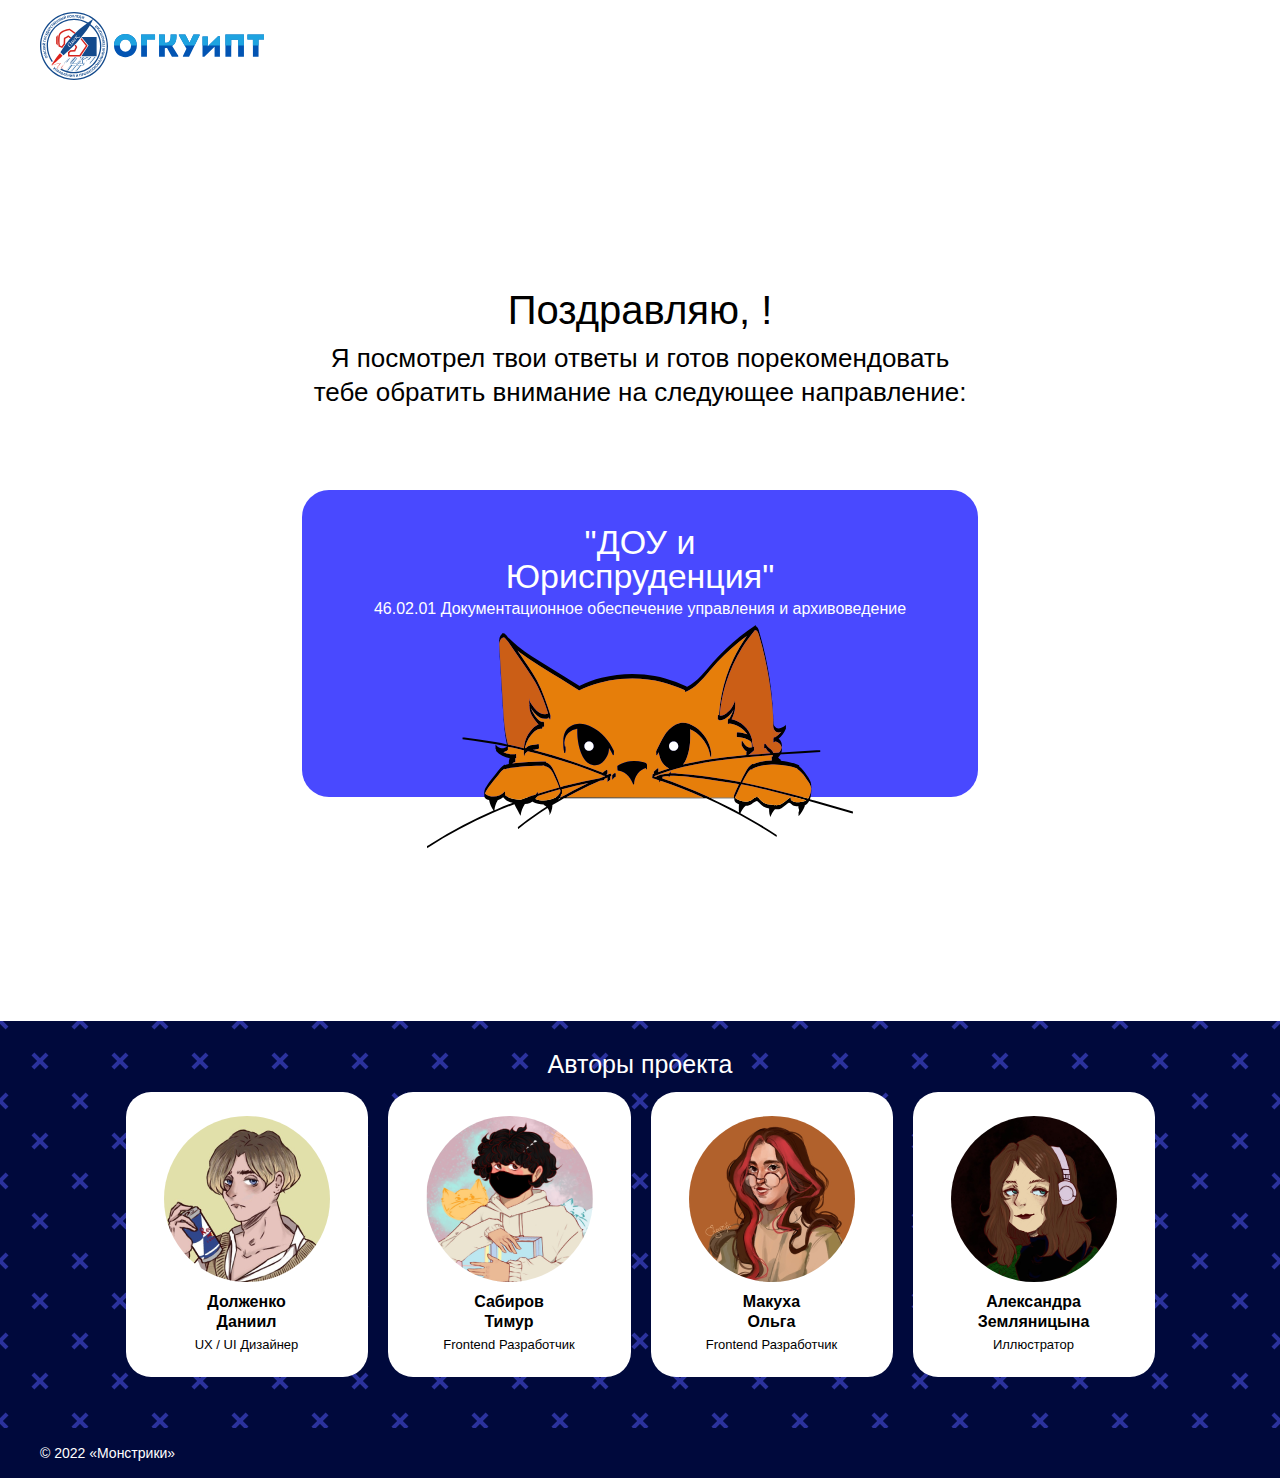
<file: result/index.html>
<!DOCTYPE html>
<html lang="ru">
<head>
	<meta charset="UTF-8">
	<meta http-equiv="X-UA-Compatible" content="IE=edge">
	<meta name="viewport" content="width=device-width, initial-scale=1.0">
	<link rel="stylesheet" href="style/result-style.css">
	<link rel="icon" href="../img/ogkuipt.png">
	<title>Поздравляю!</title>
</head>
<body>
	<header>
		<div class="wrapper">
			<a href="../index.html">
				<svg viewBox="0 0 224 68" fill="none" xmlns="http://www.w3.org/2000/svg">
					<path d="M96.8663 33.5605c0-15.414-22.8663-15.414-22.8663 0 0 15.4459 22.8663 15.4459 22.8663 0Zm-17.0064 0c0-8.0255 11.1783-8.0255 11.1783 0 0 8.0892-11.1783 8.0892-11.1783 0ZM106.948 27.4777h8.089v-5.0955h-13.885v22.293h5.796V27.4777ZM124.832 44.6752V36.172c.732 0 1.433 0 2.197-.1274l4.905 8.6306h6.337v-.8917l-6.051-9.809c4.427-2.8344 4.3-7.0382 4.3-11.5923h-5.86c0 4.1719.286 8.4395-5.414 8.4395h-.414v-8.4395h-5.796v22.293h5.796ZM142.921 44.6752h6.147l10.573-21.4332v-.8598h-6.178l-3.822 8.2165h-.159l-4.204-8.2165h-6.37v.8598l7.516 13.6306-3.503 7.1975v.6051ZM174.576 34.7157v9.9595h5.356V24.3219h-1.882l-10.249 10.0174v-9.9305h-5.298v20.2953h1.853l10.22-9.9884ZM203.945 22.3822H185.41v22.293h5.828V27.6369h6.879v17.0383h5.828v-22.293ZM212.917 27.4777v17.1975h5.637V27.4777H224v-5.0955h-16.561v5.0955h5.478Z" fill="#0254B3"/>
					<mask id="a" style="mask-type:alpha" maskUnits="userSpaceOnUse" x="74" y="22" width="150" height="24">
						<path d="M96.8663 33.5605c0-15.414-22.8663-15.414-22.8663 0 0 15.4459 22.8663 15.4459 22.8663 0Zm-17.0064 0c0-8.0255 11.1783-8.0255 11.1783 0 0 8.0892-11.1783 8.0892-11.1783 0ZM106.948 27.4777h8.089v-5.0955h-13.885v22.293h5.796V27.4777ZM124.832 44.6752V36.172c.732 0 1.433 0 2.197-.1274l4.905 8.6306h6.337v-.8917l-6.051-9.809c4.427-2.8344 4.3-7.0382 4.3-11.5923h-5.86c0 4.1719.286 8.4395-5.414 8.4395h-.414v-8.4395h-5.796v22.293h5.796ZM142.921 44.6752h6.147l10.573-21.4332v-.8598h-6.178l-3.822 8.2165h-.159l-4.204-8.2165h-6.37v.8598l7.516 13.6306-3.503 7.1975v.6051ZM174.576 34.7157v9.9595h5.356V24.3219h-1.882l-10.249 10.0174v-9.9305h-5.298v20.2953h1.853l10.22-9.9884ZM203.945 22.3822H185.41v22.293h5.828V27.6369h6.879v17.0383h5.828v-22.293ZM212.917 27.4777v17.1975h5.637V27.4777H224v-5.0955h-16.561v5.0955h5.478Z" fill="#000"/>
					</mask>
					<g mask="url(#a)">
						<path fill="#1EA3E0" d="M65.8935 4.62885h178.344v28.952H65.8935z"/>
					</g>
					<path d="M33.9993 0C15.2225 0 0 15.2214 0 34s15.2225 34 33.9993 34C52.7762 68 68 52.7786 68 34S52.7775 0 33.9993 0Zm0 66.6805c-18.0486 0-32.68251-14.6315-32.68251-32.6832 0-18.0517 14.63121-32.68319 32.68251-32.68319 6.7067-.01044 13.2526 2.05238 18.7416 5.90603-.8014.57365-2.6078 1.86606-4.6691 3.36456-4.2475-2.55884-9.1138-3.90757-14.0725-3.90024C18.9138 6.68446 6.68432 18.9142 6.68432 34c-.00889 5.6987 1.77287 11.2561 5.09358 15.8873l1.0849-.7432C9.69266 44.7316 7.99173 39.4332 8.00112 34c0-14.3575 11.64098-25.99872 25.99818-25.99872 4.5305-.00674 8.9833 1.17641 12.913 3.43102-2.2986 1.6871-4.7274 3.5097-6.329 4.8225-1.5148 1.2436-3.2194 2.8343-4.9173 4.5282-.3544.3526-.7065.7088-1.0564 1.0686-1.1934 1.2206-2.3624 2.4669-3.4364 3.6508-.3309.3616-.6519.7187-.9629 1.0713-.6048.6781-1.169 1.3291-1.6761 1.9258-3.0622 3.6032-8.1368 11.7401-8.1368 11.7401l3.0988 3.0215s2.441-2.2485 4.7274-4.3017c2.2864-2.0532 6.8999-6.5474 8.8731-8.7553.8584-.9588 2.5061-2.898 4.3138-5.114 2.3542-2.8872 4.9824-6.2383 6.4945-8.5247.6631-.9982 1.3195-2.0939 1.9338-3.1775 3.1619 2.4255 5.7227 5.5466 7.4839 9.1213 1.7613 3.5748 2.6756 7.5071 2.6721 11.4922 0 14.3575-11.6396 25.9973-25.9968 25.9973-4.5412.0068-9.0042-1.1822-12.9401-3.4473l-.6632 1.1405c4.1381 2.3815 8.8303 3.6313 13.6046 3.6236 15.0923 0 27.315-12.2229 27.315-27.3155.0035-4.22-.9725-8.3833-2.8511-12.1621-1.8785-3.7789-4.6084-7.0702-7.9748-9.6149 1.1459-2.1021 2.0681-4.00067 2.4709-4.8442 4.2457 3.0201 7.7068 7.0126 10.0939 11.644 2.3871 4.6313 3.6309 9.7668 3.6273 14.9772 0 18.049-14.6326 32.6805-32.6812 32.6805Z" fill="#134A8C"/>
					<path d="M56.6248 44.1535V25.0901H41.4105l7.0776 8.4854-7.0776 10.578h15.2143ZM5.81098 43.9121c1.49174-.7934 2.59698 1.7169.90589 2.1698-1.48224.7798-2.57527-1.7087-.90589-2.1698Zm.21969.4828c-1.12558.2997-.54244 1.7236.46787 1.2056 1.14321-.3051.55329-1.7318-.46787-1.2056ZM6.01711 40.3414c.12205 0 .23461.3987.13562.461l-1.94875.5466 2.13589.1491c.10849.0109.11663.1357.14917.2279.03255.0922.06917.2048-.00949.2712l-1.76296 1.2205 1.94739-.5424c.13562.0122.15867.2834.17223.396.01356.1125-2.29049.7242-2.33253.6536-.13561-.1424-.29428-.6455-.12341-.8042 0-.0135 1.34392-.9682 1.39545-1.0062-.08001-.0122-1.68837-.1356-1.71956-.1533-.22783-.0189-.35259-.5424-.30648-.7214-.08815-.1017 2.2376-.6605 2.26743-.6984ZM5.32685 38.2203c.34716-.0949.47328.3757.54245.6442.35937 1.4918-2.34745 1.8986-2.53188.4163-.09086-.3702.07458-.9371.5221-.7119-.84486 1.7168 2.59155 1.2029 1.31409-.1818-.12884-.1193.05017-.1437.15324-.1668ZM5.3933 36.0207c.13561.0542.13561.3946.08543.5153-.34445.2265-1.10795.3512-.93436.9168.03797.0081.99132-.1275 1.02522-.0977.07188.1031.13562.4164.01763.495-.04475-.0095-2.33117.2712-2.37185.2414-.06781-.1058-.13562-.4177-.01763-.4936l.92758-.099c.05154-.6076-.74179-.4666-1.06998-.6862-.04882-.1696-.14781-.5751.16816-.4408.3309.1085.85436.1356 1.01709.4841.13155-.4516.77706-.6468 1.15271-.8353ZM5.32278 33.6732c.11663.0379.12747.4611.01356.5031-.20342 0-1.40765.042-1.58395.0312.20478.099 1.39138.8788 1.61107 1.0103.11799.0882.10307.3499.04204.4625-.03932.0298-2.34337.0569-2.38677.0678-.11798-.0394-.12476-.4611-.01221-.5045.20207 0 1.40766-.0421 1.5826-.0312-.19664-.099-1.39545-.8815-1.60972-1.0117-.08001-.0488-.07594-.1356-.08001-.2292-.00407-.0936-.02577-.2197.07187-.24l2.35152-.0583ZM2.36372 31.2606c.64552.0163.64958 1.1649.12883 1.3656-.30512.1248-.36208-.122-.27122-.3648.09493-.0651.24953-.0258.29157-.1804.10577-.2305-.06645-.3715-.25224-.438-.01628-.1044-.04475-.3756.10306-.3824Zm3.09874-.0977c.11256.0489.08544.4706-.03255.5032-.20206-.0177-1.40494-.0828-1.57988-.1099.19528.118 1.30866.9995 1.51615 1.15.10306.0868.09492.4313-.03526.4706l-2.34745-.1451c-.11391-.0488-.08408-.4719.03255-.5045.2007.0149 1.40494.0827 1.57852.1085-.18714-.1153-1.31137-1.0008-1.51343-1.1486-.07594-.057-.06374-.1438-.05967-.2374.00407-.0935-.00678-.2197.09357-.2319l2.34745.1451ZM3.69815 28.0465c.07458.019.19121.0203.18985.1099l-.13561.8136 1.97587.335c.11256.0624.02034.2712.00949.3824-.01763.0556-.03254.1221-.09357.1167l-2.22946-.3757c-.02186-.0014-.04314-.0077-.06235-.0182-.0192-.0105-.03588-.0252-.04886-.0428-.08272 0 .18444-1.23.1763-1.2775.03255-.0827.11663-.0542.21834-.0434ZM5.25497 25.8184c1.68024.2197 1.13101 2.9008-.50854 2.2959-1.66396-.2197-1.12016-2.8832.50854-2.2959Zm-.10171.5221c-1.43613-.3662-1.26661 1.3941.05018 1.31.93437.0502.81232-1.2788-.05018-1.31Z" fill="#134A8C"/>
					<path d="M6.7901 24.0187c.35124.0828.23732.5561.16681.8232-.40684 1.4837-2.97262.5425-2.42204-.8476.09764-.3688.51397-.7865.80011-.3743-1.56632 1.1026 1.69651 2.2974 1.2395.4693-.05425-.1641.11663-.1045.21562-.0706ZM7.08031 22.4863c.30513.2848.56008.6089.36344 1.0117-.0556.1112-.13561.2956-.27936.2712-.09357-.0339-.3336-.0814-.32682-.1953.19257-.1356.27122-.3621.06238-.5356-.07459-.0231-2.01249.1979-2.00028.0732.01085-.1492.09086-.472.28343-.4665.34988-.0109 1.01438-.0543 1.35612-.0434-.27122-.2143-.73909-.6781-.9981-.9141-.09493-.0908.06644-.5017.19256-.495.02263.0121.04322.0277.06103.0461l1.2856 1.2477ZM9.50235 20.3761c.08679.0746-.05018.2401-.08544.3228-.04882.2183-.54245-.1872-.63602-.1899l-.73909 1.4796c.05832.0732.67806.2224.53296.3946-.0434.0787-.09493.2875-.20749.2631l-.79875-.3987c-.12477-.0393-.03391-.1587 0-.2319-.33497-.5858-.93166-.8706-1.49852-1.2721-.08408-.0596-.12747-.1098-.08272-.2034.8964-1.8064.32276-1.2693 2.48713-.3363.05017-.0732.09628-.316.23054-.2265l.7974.3987Zm-2.74479-.4678-.25902.5194c.4882.3499 1.01709.6129 1.30052 1.1256l.45023-.9005-1.49173-.7445ZM10.0353 18.0219c.3255.0149 0 .4068-.11663.4977 0 .0122-.54244-.1207-.55736-.1221l-.48685.7961c.01356.0203.36209.4136.36073.4285 0 .1505-.21291.5737-.36615.2984l-1.47818-1.8051c-.11391-.1139.21834-.6455.36616-.5872l2.27828.4937Zm-2.15081.0217.71739.8516.36751-.6021-1.0849-.2495ZM9.96614 15.4859c.56826.3621.39866 1.0401 0 1.4782l.64416.4638c.0678.1356-.1478.3634-.2617.4204-.0421.0081-1.80503-1.3033-1.843-1.3196-.02094-.0113-.03909-.0271-.05313-.0463-.01404-.0192-.02361-.0414-.02803-.0647-.00442-.0234-.00356-.0475.0025-.0705.00606-.023.01718-.0444.03255-.0626.3214-.4773.853-1.3059 1.50665-.7987Zm-.27936.4488c-.30649-.2508-.56415.057-.71603.3079l.67806.4923c.22376-.2346.36889-.5967.03797-.8002ZM12.4004 14.6667c.2956.2062.0162.6035-.1478.8273-.9195 1.2314-2.96452-.5872-1.9407-1.6789.2265-.3079.7676-.5425.8815-.0543-1.86057.4489.7323 2.7598.9805.8924.0109-.1722.1478-.0543.2265.0135ZM12.4085 11.9083c.0502.0556.1438.1235.0977.1953l-.4367.4489 1.4443 1.3874c.0542.0867-.0611.1668-.1167.2386-.0556.0719-.1464.1777-.2346.1275l-1.4388-1.3873-.4313.4489c-.1152.0515-.2875-.1533-.3132-.255 0-.0393 1.2205-1.2639 1.2286-1.2938.0705-.0515.1424.0407.2007.0895ZM15.0692 11.5571c.5764.6347-.3268 1.3819-.8299 1.702-.0977 0-1.6274-1.6925-1.6152-1.7888.1356-.24.6103-.6035.83-.7486.4611-.3214 1.1201.2197.8476.7228.1194-.0786.2637-.1106.4052-.0898.1415.0207.2705.0928.3623.2024Zm-1.1866-.339c-.2251-.2713-.5112.0298-.6943.202l.4326.4787c.1993-.164.514-.4258.2617-.6807Zm.8137.7024c-.2712-.3159-.6076.0516-.8232.2523l.4747.5235c.1993-.1858.6238-.4774.3431-.7758h.0054ZM16.8905 10.8207c.042.0624.1193.1356.0624.2021l-.9832.7757c-.1682.2929-1.4402-1.7074-1.5501-1.7399-.2522-.20211.9344-.85713.9968-.9819.1071-.04068.3065.21699.2441.31056l-.6984.54246.3729.47738.5913-.46246c.0746-.04069.1356.05289.179.10716.0434.0542.118.1356.0597.1966l-.5913.4652.4285.5424.7052-.5506c.0773-.0352.1329.0597.1831.1153ZM18.903 9.60696c.0176.14511-.2645.29021-.3906.30242-.0461 0-.556-.83539-.5872-.85844l-.773.51533c.0095.03526.5791.82993.5669.87063-.0583.1126-.3038.316-.4299.2455-.0122-.0421-1.3209-1.93795-1.31-1.98813.0597-.11256.3038-.31734.4285-.24411l.5058.75809.7744-.51534-.5072-.75808c-.0176-.14647.2644-.28886.3919-.30242.0488.00813 1.2978 1.94743 1.3304 1.97455ZM21.0267 8.41626c0 .14646-.2889.27123-.415.27123-.0448-.00678-.4841-.88014-.5113-.90455l-.8136.44753c0 .03526.5058.87607.4909.91675-.0692.10714-.3296.28886-.4503.2075-.0081-.04476-1.1499-2.04508-1.135-2.0939.0691-.10578.3295-.29021.4488-.20613l.4381.79877.8136-.44753-.4393-.79877c0-.14647.2888-.27123.4149-.27123.0489.0122 1.127 2.0505 1.1582 2.08033ZM22.8045 6.79159c.2441.53026-.1112.97101-.64 1.16765-.1465.01356-.6578.4204-.7432.14646l-.8937-2.07626c-.0108-.02984 0-.05153.0285-.07459.1031-.05967.3295-.2197.4353-.12476l.339.78792c.5032-.25767 1.2124-.47194 1.4741.17358Zm-.4597.24411c-.1492-.39871-.575-.20207-.8625-.06509l.3119.72554c.2943-.10985.7174-.28751.5506-.66045Zm1.4999.13562c0 .12612-.3811.2875-.4652.20071l-.9303-2.16984c0-.12612.3811-.28886.4652-.20071l.9303 2.16984ZM26.2328 6.38882c0 .12341-.4068.2536-.4787.15595-.0597-.19528-.4407-1.33716-.4801-1.51074-.0379.22512-.4475 1.58398-.5112 1.83215-.0434.12748-.3662.24682-.4516.13562l-.7228-2.23629c0-.12477.4068-.25225.48-.1546.0597.19257.4394 1.33716.4801 1.50803.0393-.21698.4489-1.58805.5126-1.8308.0244-.09221.1112-.11256.198-.13561.0868-.02306.2034-.08679.2509 0l.7228 2.23629Zm-1.2286-2.84791c.3431.80284-1.5989 1.09712-1.2477.30513.3798-.20478.2523.1112.5425.13561.2549.01357.3214-.19799.316-.39463.0854-.05154.3268-.17902.3892-.0434v-.00271ZM29.3573 5.69583c-.0407.14239-.3811.17087-.5058.13561-.2563-.32141-.4516-1.07-.9995-.84488l.1967.97507c-.0339.14375-.3553.16545-.4747.13562-.0434-.02577-.4638-2.29732-.4841-2.33394.038-.13561.3566-.16409.4773-.13561.0367.02034.1845.9154.2021.9493.6089 0 .396-.78249.5845-1.12967.1641-.06509.5587-.20071.4529.12748-.0759.33904-.0501.86251-.3878 1.05644.4665.08137.7174.69842.9384 1.06458ZM31.6614 4.19321c.3865 1.64908-2.3204 2.07491-2.3298.32277-.3757-1.63145 2.3094-2.05457 2.3298-.32277Zm-.5221.08951c-.1628-1.47278-1.7494-.69706-1.2111.50584.2794.89099 1.4809.31056 1.2111-.50584Z" fill="#134A8C"/>
					<path d="M34.0047 5.31204c-.0352.11798-.4597.13561-.5031.01763l-.0678-2.00303-.5343.01762c-.1437.77165.0285 2.15086-1.0144 2.13323-.0651-.0312-.0569-.11121-.0637-.18444-.0583-.46245.3621-.04475.457-.93303.1519-.34717-.0407-1.18121.2807-1.41853.0407 0 1.3561-.08137 1.3263-.00678.029.03279.0441.0756.042.11934l.0773 2.25799ZM36.4254 5.4151c-.0447.11392-.4692.09087-.5017-.02576l.1017-1.99897-.533-.02712c-.2115.75402-.1424 2.07355-1.1432 2.04914-.1085 0-.1003-.10985-.0976-.198-.019-.46651.3648-.01491.5356-.89099.179-.33225.0597-1.1812.4069-1.39005.0393.00949 1.3561.03526 1.3222.10578.0252.0354.0363.07891.0312.12205l-.1221 2.25392ZM38.3999 5.5236c-.0135.07458-.0135.18172-.099.18714l-1.2381-.15053c-.3268.08679.1994-2.22544.1451-2.32579-.0339-.32141 1.2666.05967 1.3995.01627.1044.04747.0611.37023-.0502.39328l-.8801-.11798-.0759.60213.7445.09493c.08.02441.0542.12883.0488.20207-.0054.07323-.0135.17901-.0976.18036l-.7445-.09493-.0895.69571.8882.11256c.0814.02441.0529.13019.0488.20478ZM40.8762 6.81058c-.0515.10307-.2454.01356-.3349 0-.2238.00949.0406-.57501.0203-.66316l-1.6192-.33496c-.0556.07458-.0407.71333-.2455.61569-.0868-.0217-.301-.01763-.3078-.13562l.1817-.86793c.0068-.13562.1451-.07324.2238-.05832.48-.47465.6034-1.12424.8462-1.7752.0366-.09628.0732-.15053.1749-.13561 1.9773.40684 1.31-.01356.9629 2.3163.0827.03119.3295.01356.278.16545l-.1804.87336Zm-.2522-2.77197-.5682-.11798c-.213.56144-.3323 1.14052-.7554 1.54601l.9859.20342.3377-1.63145ZM44.0563 7.10893c-.099.11121-.3594-.03797-.4733-.08679-.1613-.37159.1831-1.17442-.4475-1.24766l-.2983.94931c-.0516.0895-.1723.0217-.2618 0-.0895-.0217-.2224-.04882-.2088-.15054l.2983-.9493c-.5641-.30106-.7363.55467-1.0849.76622-.1763-.02305-.6089-.10306-.3512-.33768.2482-.29292.4855-.82318.9208-.82725-.3444-.26173-.2278-.872-.2305-1.25443.0746-.10443.5004.03254.4922.17358.0177.36345-.1546 1.0239.3757 1.08492l.2848-.88963c.0488-.08951.1708-.01763.259 0 .0881.01763.2224.04882.2115.15053l-.282.88285c.5316.28479.693-.50991 1.0089-.72147.1763.02306.5859.09358.3404.3309-.2183.27123-.4312.74046-.8231.74724.3729.30785.2535.94795.2698 1.3792ZM14.2393 57.1427c-.6957.5614-1.8104-.2292-.9669-.5886.0651.2278.259.3784.4936.2346.0475-.0637.4665-1.9962.5818-1.9447.1356.0583.4244.2414.3553.4245-.1031.339-.2713.9913-.4069 1.3168.2916-.1844.891-.4882 1.2016-.6605.1193-.0623.461.2279.4068.3459-.0196.0178-.0415.0328-.0651.0447l-1.6002.8273ZM16.2518 59.5037c-.1031.0705-.4462-.1858-.4069-.3051l1.2083-1.6274-.7526-.5587-1.2083 1.6274c-.1058.0678-.4475-.1872-.4069-.3065.114-.0394 1.4063-2.1699 1.584-1.8796 2.0382 1.5432 1.5622.6523-.0176 3.0499ZM19.1742 59.3654c-.3309.5981-1.0266.4719-1.4917.1017l-.4272.6781c-.1275.0773-.377-.1248-.4421-.236-.0122-.0461 1.2015-1.9162 1.2124-1.9555.0099-.022.0245-.0414.0429-.057.0183-.0155.04-.0268.0632-.0329.0233-.0061.0476-.0069.0713-.0024.0236.0045.0459.0143.0653.0285.5004.2957 1.3738.7798.9059 1.4755Zm-.4733-.2536c.2333-.3268-.0949-.5669-.3594-.7038l-.4529.7201c.2522.2088.6252.3322.8123-.0163ZM20.4042 61.7997c0 .3309-.4177.0244-.5126-.0882-.0109 0 .0909-.5533.0909-.5709l-.8341-.4462c-.0203.0149-.3973.392-.4068.3906-.1532.0081-.5926-.1804-.3241-.3526l1.7318-1.6043c.1098-.1234.6672.1831.6183.3349l-.3634 2.3367Zm-.1519-2.1698-.8137.7784.6306.3349.1831-1.1133ZM22.7272 62.2052c-.3458.7987-1.413.2712-1.9189-.0556-.0461-.0882.8829-2.2105.9778-2.239.2794.0298.8137.3105 1.0374.4543.4896.2916.2713 1.1256-.3132 1.0849.1222.0777.2117.1974.2517.3365.0399.1392.0276.2882-.0348.4189Zm-.4868-.1967c.179-.381-.3024-.5424-.5777-.655l-.2862.6564c.2523.1112.6984.3824.8639-.0014Zm.3119-1.0415c.16-.3228-.2427-.4584-.4774-.556l-.2617.5994c.2278.1153.6021.297.7323-.0434h.0068ZM24.7804 63.6644c-.0759.0976-.4841-.0434-.4828-.1668l.6659-1.9217-.5113-.1776c-.4204.678-.7241 1.9786-1.6924 1.6735-.1505-.0462-.0163-.2577.0095-.3486.0257-.0556.0502-.1166.1139-.0949.6781-.0692.8286-1.0619 1.1934-1.6152.0515-.1017.0949-.1532.1993-.1193l1.169.4068c.3363-.0325-.6998 2.2607-.6645 2.3638ZM26.9014 64.1011c-.0244.0718-.0393.1803-.1248.1736l-1.2205-.3228c-.3404.0447.4964-2.2105.4557-2.319.0095-.3269 1.2639.2292 1.4036.2048.099.061.0122.3797-.1018.3878l-.8706-.2305-.1573.5953.7364.194c.0786.0352.0366.1356.023.2102-.0135.0745-.0379.1776-.1234.1681l-.735-.1939-.1817.6862.876.2319c.076.0366.0339.1397.0204.2143ZM29.3587 64.7154c-.0895.118-.3974.0244-.4977-.0556-.0312-.0353.1844-.9995.179-1.0374l-.9262-.1723c-.0177.0326-.1655 1.0131-.2035 1.0334-.122.0407-.4434.0163-.4855-.1248.0204-.0393.4069-2.3434.4503-2.3719.122-.0393.4461-.0162.4855.1248l-.1682.91.9262.1709.1682-.9087c.0895-.1193.3973-.0244.4977.0556.0298.0434-.4312 2.334-.4258 2.376ZM32.0791 65.0124c-.0529.1126-.4801.0719-.5086-.0488.0231-.2048.1275-1.4213.1614-1.5989-.0665.0922-.1356.1953-.217.2834-.1519.099-.9872 1.4362-1.2395 1.2694-.0908-.0177-.2278 0-.2332-.1045l.2264-2.3719c.0543-.1139.4815-.0718.5099.0489-.0217.2034-.1356 1.4212-.16 1.5961.1234-.1857 1.0551-1.2978 1.2124-1.4917.0597-.076.1478-.0597.2427-.0529.095.0068.2224 0 .2319.1017l-.2264 2.3692ZM34.5011 65.0626c-.0678.1288-.3865.0854-.4991.0285-.0339-.0299.0109-.9412 0-.9765-.6048-.1356-.6672.5167-.834.9249-.0271.0651-.0881.0746-.16.08-.156 0-.5099.0502-.3594-.2088.1424-.2984.2292-.8259.5818-.9493-.6957-.1356-.6157-1.1853.0461-1.3168.2631-.057.9222-.0923 1.2083 0 .0159.0161.028.0355.0355.0568.0075.0213.0102.0441.0079.0666l-.0271 2.2946Zm-.4869-2.0641c-.2969-.0081-.7621-.0542-.7458.354-.019.4068.4421.3838.7377.377l.0081-.731ZM38.1721 64.7873c-.0298.1207-.4543.1654-.5072.0515-.0176-.2048-.1546-1.4185-.1573-1.5975-.0841.2142-.7798 1.4755-.895 1.7087-.0583.118-.2441.0963-.3513.1072-.2454.1681-.3064-2.3977-.3702-2.4411.0298-.1234.457-.1641.5099-.0529.0176.2034.1519 1.4199.156 1.5962.084-.2061.7797-1.4796.895-1.7061.0434-.0867.1356-.0881.2265-.1003.0908-.0122.2197-.0434.2482.0542l.2454 2.3801ZM41.7034 64.0929c-.0149.1248-.4326.217-.5004.1126l-.4421-1.9786-.9153.2048.4421 1.9854c-.0163.1247-.434.2156-.5004.1112.0447-.1112-.7242-2.4818-.3879-2.4262 2.5048-.5519 1.5202-.7716 2.304 1.9908ZM43.5057 61.7916c.2374.6414-.3146 1.0849-.9004 1.1988l.2359.7676c-.0244.1478-.3417.2047-.4678.1817-.0434-.0231-.6645-2.1698-.6876-2.197-.0098-.022-.0146-.046-.0141-.0702.0005-.0241.0063-.0479.0171-.0695.0108-.0216.0262-.0406.0451-.0556s.041-.0256.0645-.0311c.5506-.1886 1.4876-.5344 1.7073.2753Zm-.5004.1925c-.0949-.3905-.4909-.2983-.7675-.1885l.2508.8137c.3201-.0542.6578-.2549.5167-.6252ZM46.1515 61.2599c.8137 1.5149-1.7317 2.6391-2.1982.9263-.7947-1.5013 1.7263-2.6174 2.1982-.9263Zm-.4895.2252c-.5425-1.4009-1.8986-.2265-1.0537.8136.5072.7975 1.5324-.084 1.0537-.8136Z" fill="#134A8C"/>
					<path d="M48.7458 59.9011c.2943.5167.0135 1.074-.4801 1.3493.099.1967.2414.3337-.0583.4408-.2631.1817-.2902-.0149-.3919-.2102-1.1934.716-2.0993-1.1297-.8801-1.7169-.1045-.2075-.2292-.3078.0651-.4258.2712-.1709.278-.0095.3851.1939.5085-.259 1.1134-.1885 1.3602.3689Zm-1.6274.2034c-.6333.3323-.1098 1.3562.5262 1.028l-.5262-1.028Zm1.1785.0502c-.0275-.0694-.0693-.1321-.1227-.1842-.0535-.052-.1173-.0921-.1874-.1178-.07-.0256-.1447-.0361-.2191-.0308-.0744.0053-.1469.0263-.2126.0616l.5262 1.0279c.0652-.0341.1228-.0811.1693-.1382.0465-.0571.0808-.1231.101-.1938.0202-.0708.0257-.145.0163-.218-.0094-.073-.0335-.1433-.071-.2067ZM50.9902 59.8373c.0352.0678.1044.1519.0407.2102l-1.0755.6673c-.202.278-1.2652-1.8783-1.3723-1.9231-.2319-.2319 1.036-.7621 1.1133-.8801.1126-.0298.2848.2509.2116.3404l-.7649.4747.3241.5221.6469-.4069c.0787-.0325.1248.0678.1682.1275.0434.0597.1044.1505.0379.2048l-.6468.4068.3756.6049.7703-.4788c.08-.0366.1261.0692.1709.1302Z" fill="#134A8C"/>
					<path d="M52.6826 58.4215c.2373.2713-.1356.5967-.3567.7744-1.2205.9751-2.7597-1.3304-1.4768-2.1414.3011-.2441.891-.3377.8788.1709-1.9406-.0339.0163 2.8954.735 1.1256.0543-.1722.1546-.0149.2197.0705Z" fill="#134A8C"/>
					<path d="M54.3588 57.045c.2563.2604-.0963.6062-.2997.7974-1.1446 1.0592-2.8479-1.1323-1.6274-2.0342.2821-.2712.8652-.4068.8883.1085-1.9379.1031.221 2.8873.8137 1.0714.0434-.1655.1586-.0299.2251.0569ZM56.4011 55.5302c.0515.1126-.255.4069-.3662.3553-.1356-.1505-1.0008-1.0171-1.1133-1.1568.0284.1099.0569.2333.0759.3486l.2821 1.5473c.023.1465-.1695.2713-.2712.3418-.0061.0052-.0132.0091-.0208.0115-.0077.0024-.0157.0033-.0237.0025-.008-.0007-.0157-.0031-.0227-.0069-.0071-.0038-.0133-.009-.0183-.0153-.019-.0393-1.6789-1.6911-1.6761-1.7413.0434-.1207.2441-.3688.381-.3241.1356.1478 1.0008 1.0185 1.1134 1.1555-.061-.2143-.3051-1.645-.3567-1.8986-.0176-.0936.0516-.1506.1167-.2184.0651-.0678.1464-.1695.2291-.1112l1.6708 1.7101ZM57.4236 52.5101c1.4199.9669-.3092 3.1408-1.5188 1.8389-1.3982-.9615.3159-3.1178 1.5188-1.8389Zm-.3309.4258c-.8001-.8679-1.8036.3241-.8584.99.811.8828 1.8185-.3201.8584-.99ZM59.8362 51.2461c.0691.1357-.1465.3689-.2618.4272-.0447.0122-.8272-.5913-.8638-.6021l-.5425.7676c.0217.0298.8476.5777.8503.6211-.0136.1275-.1736.4068-.3187.3865-.0271-.0353-1.9501-1.3562-1.9582-1.4118.0163-.1274.1736-.4068.3187-.3865l.7526.5425.5425-.7676-.7527-.5424c-.0691-.1357.1465-.3689.2617-.4272.0489-.0095 1.9312 1.3792 1.9719 1.3927ZM61.1611 48.8376c.3309.0122.0068.4191-.1112.5072 0 .0122-.5425-.1153-.5669-.1166l-.4828.8137c.0136.0203.373.4136.3716.4299 0 .1519-.2075.5831-.3661.3065l-1.527-1.8091c-.1167-.1139.2142-.6578.3648-.6008l2.3176.4692Zm-2.1793.0529.7391.853.3648-.6157-1.1039-.2373ZM62.3436 46.7071c.0882.0868-.1003.4747-.2224.4584l-1.8294-.8869-.236.4868c.6198.4964 1.8783.9493 1.4606 1.8769-.0624.1451-.2577-.0135-.3445-.0501-.0529-.0326-.1098-.0638-.0813-.1235.0122-.678-.9561-.9493-1.4619-1.3764-.095-.0638-.1356-.1126-.0963-.213l.5424-1.112c.0082-.3363 2.163.9615 2.2688.9398ZM62.5674 44.0911c.5628.2034.6224.7757.3838 1.3005-.0977.114-.179.8137-.4408.6781-.0339-.0271-2.1386-.8204-2.1576-.8679-.0095-.1288.0719-.4367.2157-.453l.7987.3174c.1749-.5588.5303-1.2626 1.2002-.9751Zm-.1533.5045c-.4068-.1872-.5641.3024-.678.6103l.7445.2942c.1288-.297.3417-.7553-.0665-.9045ZM63.9994 42.0474c.1072.1017-.0217.3973-.1125.4868-.038.0272-.9724-.2942-1.0117-.2929l-.2712.9019c.0298.0203.9873.2712 1.0035.3159.0271.1262-.0339.4435-.179.4693-.0366-.0244-2.2823-.6673-2.3054-.7134-.0258-.1261.0326-.4448.1777-.4678l.8855.2712.2712-.9019-.8855-.2712c-.1071-.1017.0217-.396.1112-.4882.0461-.0258 2.2728.6903 2.3162.6903ZM63.7974 39.4395c.5831.1017.7458.651.6062 1.207-.0733.1288-.0285.7893-.3065.7038-.0393-.0203-2.2512-.4272-2.2783-.4706-.0325-.1234-.0068-.4421.1356-.4827l.8544.1722c.0664-.5628.2997-1.2843.9886-1.1297Zm.9113-.6523c.1098.0665.0203.4828-.1004.5031l-2.3406-.4692c-.1085-.0692-.0204-.4841.1017-.5045l2.3393.4706Zm-.971 1.1758c-.4177-.1044-.5004.3634-.5506.6781l.7852.1586c.076-.3065.1722-.7662-.2346-.8367ZM64.8579 36.2973c.3078-.1722.183.3784.1098.5072-.042.0258-.9493.3716-.9954.3933l.8544.5642c.1193.1017.0474.4068-.0095.5289-.0936.061-1.0944-.7364-1.1961-.7771-.1221.0217-1.169.5424-1.2653.4679-.0217-.1357-.0352-.4666.1085-.5425l.8761-.3512-.7839-.5167c-.1207-.095-.0461-.3947 0-.514.1085-.0665 1.0239.6781 1.131.7187l1.1704-.4787ZM62.8155 33.1605c.076 0 .1913-.0094.2089.076v.632l2.0342.0081c.1003.0258.0718.1641.0813.2577-.0108.0922.0163.2319-.0827.2563l-2.0342-.0082c-.0203.0434.0461.6944-.0501.6862-.099.019-.3323.0624-.3716-.0569l.0081-1.7766c.0122-.0868.1289-.0691.2061-.0746ZM64.8104 31.2863c.0773 0 .1844-.0217.2048.0624l.08 1.264c.1492.3092-2.2539.2251-2.3434.2983-.3146.0949-.1817-1.2721-.2495-1.3968.0271-.1126.3566-.1356.4-.0244l.0556.8977.6144-.0393-.0475-.7594c.0081-.0855.118-.0787.1912-.0882.0732-.0095.1817-.0203.1994.0638l.0474.7594.7093-.0434-.057-.9059c.0095-.0868.1207-.0787.1953-.0882ZM64.527 28.9538c.259-.2414.2712.3227.2278.4665-.0353.0352-.8354.5872-.8747.6184l.9642.3458c.1356.0692.1438.3852.1166.5153-.0773.0814-1.2395-.4556-1.3466-.4705-.1139.0501-1.0049.8136-1.1174.754-.0543-.1261-.1451-.4448-.0244-.5533l.7675-.5493-.8828-.316c-.1356-.0637-.1356-.3729-.1166-.5004.0895-.0908 1.1554.4137 1.2693.4286l1.0171-.7391ZM64.1445 26.4937c.1438.038.175.358.1357.4815-.0204.042-.9941.2156-1.0266.2346l.1993.9221c.0366 0 .9981-.2386 1.032-.2115.0841.0963.1858.4068.0719.4963-.0447 0-2.319.5276-2.3624.4977-.084-.0976-.1871-.4068-.0718-.495l.9045-.1952-.1993-.9222-.9046.1966c-.1437-.0366-.1749-.358-.1356-.4814.0231-.0434 2.3176-.5018 2.3569-.5235ZM62.1348 24.0269c1.5731-.6889 2.4952 1.9325.7499 2.2648-1.5582.6726-2.4736-1.9271-.7499-2.2648Zm.1858.5045c-1.1609.217-.6862 1.7019.381 1.2544 1.1785-.2156.6957-1.7087-.381-1.2544ZM62.4019 21.419c.1248-.0068.2862.3919.1926.4733l-1.8836.7635.2034.5018c.7838-.1288 1.965-.7581 2.3732.1722.0637.1424-.1831.1817-.2712.2224-.0584.0163-.1207.038-.1465-.023-.4977-.4652-1.3453.0746-2.0016.1641-.1099.0285-.1777.0298-.2224-.0705l-.4638-1.146c-.2414-.236 2.1657-.9642 2.2199-1.0578ZM59.9962 19.3292c1.4334-.9493 2.7895 1.4768 1.1283 2.102-1.4199.9303-2.7665-1.4741-1.1283-2.102Zm.2712.4651c-1.1066.4069-.3838 1.7929.5899 1.1704 1.1175-.4136.3933-1.8023-.5913-1.1649l.0014-.0055ZM58.1424 18.2551c.0691-.0339.1613-.1112.2183-.042l.4353.7133 1.7358-1.0578c.1451-.0163.2374.2509.2889.3607.0081.034 0 .0597-.0217.0774l-1.9555 1.1934c-.0164.0134-.0357.0231-.0563.0282s-.0421.0055-.0629.0012-.0404-.0132-.0573-.026c-.0169-.0128-.0308-.0293-.0405-.0482l-.6238-1.0225c-.0272-.0828.0556-.118.1397-.1777ZM58.6401 15.0722c.1193-.0339.3702.3133.2969.415-.1695.1166-1.1554.8368-1.31.9276.2292-.0339 1.6681-.0556 1.9284-.0705.1356 0 .3499.2712.2713.3933l-1.9393 1.386c-.1234.0366-.2143-.1858-.2807-.2713-.0271-.0515-.0638-.1098-.0163-.1491.1668-.1167 1.1568-.8354 1.3087-.9263-.2211.0299-1.6721.0556-1.9271.0692-.0963 0-.1424-.0733-.198-.1478-.0556-.0746-.1464-.1696-.0759-.2428l1.942-1.3833ZM54.6992 15.2363c.5668-.5614 1.607.8137.8313 1.0849-.4272-.3078-.0583-.2888-.1356-.598-.0868-.2441-.3106-.2238-.4923-.1356-.0922-.0651-.3051-.2414-.2034-.3513Zm2.1806-2.2634c.1153-.0447.396.2794.3323.3865-.1587.1356-1.0782.9358-1.2206 1.0402.3079-.0393 1.6871-.2509 2.0098-.2211.0787.076.2875.236.2116.3499l-1.8077 1.5515c-.118.0461-.396-.2821-.3336-.3879.1559-.1356 1.0849-.9357 1.2205-1.0388-.217.0475-1.6599.2021-1.9122.2373-.0949.0122-.1478-.0597-.2115-.1356-.0638-.0759-.16-.156-.0963-.236l1.8077-1.546Z" fill="#134A8C"/>
					<path d="M24.2244 52.4979c-.0253-.0245-.0591-.0382-.0943-.0382-.0351 0-.0689.0137-.0942.0382-.0312.0271-.0882.0813-.1641.1546-1.0442.9059-5.0719 3.3903-6.4606 3.2954-.0786 0-.1776-.0244-.2007-.0814-.1356-.3377.9819-1.546 1.7969-2.4275.815-.8815 1.5148-1.645 1.5785-2.041.0077-.043.0042-.0872-.01-.1285s-.0388-.0783-.0713-.1075c-.3784-.3363-2.2648.1546-5.3282 1.0022-1.2829.3553-2.5062.6944-3.1571.8002 1.0849-.7039 3.6141-2.8222 5.2197-4.177 1.8593-1.569 5.3174-4.9445 5.3174-4.9445l-2.5129-2.5916c-1.2449.8774-4.5091 5.7297-5.0909 6.5244-.514.7025-3.2357 4.5676-3.4052 5.289-.0101.0179-.0157.0379-.0163.0583 0 .036.0143.0705.0397.0959.0254.0255.0599.0398.0959.0398h.0244c.5099 0 1.9257-.392 3.5612-.8449 1.7847-.4937 4.7641-1.3182 5.0692-1.0673-.0556.3214-.8286 1.1595-1.5094 1.8986-1.272 1.3792-2.0342 2.2498-1.8497 2.7123.0596.1519.2047.236.4326.2536h.103c1.1677 0 3.5693-1.3033 5.1926-2.3706-.6645.7188-1.3208 1.5311-1.3317 1.9475-.0027.0452.0038.0906.0192.1333.0154.0427.0393.0817.0703.1148.0753.0748.1653.1331.2642.1714.099.0383.2048.0557.3108.0511.5221 0 1.0849-.3554 1.1215-.3771.016-.0091.03-.0214.0411-.0361.0111-.0147.0191-.0315.0234-.0493.0044-.0179.0051-.0365.0021-.0547-.003-.0181-.0097-.0355-.0197-.051-.01-.0155-.023-.0288-.0382-.0391-.0153-.0103-.0325-.0174-.0506-.0208-.0181-.0034-.0367-.0031-.0546.0008-.018.004-.035.0116-.0499.0224-.0095 0-.9642.5967-1.3562.1939-.0098-.0158-.0141-.0344-.0122-.0528.0122-.4842 1.4253-1.9963 2.4221-2.947.0718-.0637.1356-.1207.179-.1695.0212-.0256.0322-.0582.031-.0915-.0013-.0332-.0147-.0649-.0378-.0888Z" fill="#DE211A"/>
					<path d="M27.81 32.3835c0-.8463.5221-1.6532 1.2042-1.8593.6605-.1994 1.4118.1247 1.9203.8286.6292.8679.7052 1.862.2048 2.6553-.5954.9493-1.7142 1.1188-2.4492.2713-.4502-.5154-.7106-1.1975-1.0564-1.8037l.1763-.0922Zm2.3054 1.8023c.6781 0 1.0849-.5032.9642-1.2206-.1492-.8692-.7025-1.4524-1.4592-1.8158-.693-.3323-1.447.1708-1.4917.9343-.057.9304 1.0605 2.1075 1.9921 2.1021h-.0054ZM33.5559 31.1602l-1.4375-.8964c.198.4204.4394.7405.4855 1.0849.0461.3445-.0841.7459-.1722 1.1134-.0621.026-.1287.0394-.196.0394s-.1339-.0134-.196-.0394c-.0868-.0705-.1356-.3594-.0935-.3878.6984-.4706.198-.9575.0176-1.4172-.1099-.278-.3078-.5208-.5289-.8829-.0597.3418-.0949.5425-.1356.75l-.2387-.0231c.0394-.372.1023-.7412.1885-1.1052.0136-.0475.4069-.0665.5574.0189.4611.2604.8896.5778 1.367.8978-.0543-.933-.8029-1.7047-.5127-2.6051l.2184-.0475 1.4008 1.9664.114-.7093h.2102c-.0317.3689-.0633.7387-.095 1.1094-.1925-.019-.4543.0339-.5641-.0719-.2875-.2712-.5086-.6225-.8639-1.0849.2469.8259.4462 1.4917.6442 2.159l-.1695.1315ZM36.1732 25.1742c.6374.0773 1.1147.1234 1.588.198.4421.0691.8815.2373 1.3195.2332.3363 0 .7662-.1464.3607-.6658-.061-.0787.0068-.2577.015-.3893.1356.057.3905.1248.3865.1682-.0339.3309-.0163.7432-.2048.9697-.4679.5614-1.1337.4515-1.763.2875-.5072-.1357-1.0049-.3079-1.5337-.472-.0502.67.9967.9263.4068 1.7481l-1.4768-1.9976-.1641.636-.1804-.0312.1953-1.3019.1844-.0461.7066.8232c-.0597-.4692-.1275-.8137-.1356-1.1582-.0116-.2414.0296-.4826.1207-.7065.0528-.1193.2712-.1655.4068-.2455.0122.1553.0122.3113 0 .4665-.061.5303-.16 1.0578-.2319 1.4837ZM35.864 27.123c.0827.1532.122.1912.122.2291-.0067.5968-.0244 1.3223-.6536 1.4918-.6292.1695-1.0008-.4624-1.2626-.9981-.2929-.6021-.5031-1.2273-.023-1.8335.1085-.1356.3214-.2034.5004-.2618.0407-.0135.2088.1872.1966.2075-.0812.1471-.196.273-.3349.3675-.4489.2319-.3743.5642-.2007.9087.0867.2063.2172.3914.3824.5424.2503.1629.515.3027.7906.4177l.3079-.6998c.042-.1003.0867-.1871.1749-.3715Z" fill="#fff"/>
					<path d="m40.468 27.0457 1.0849-.8707 6.1215 7.4588-7.3623 10.974H28.13l-.1681-4.2719 2.1793-2.0044 4.0982-.2617 1.3656-2.993-1.1921-1.6274 1.2504-.8028 1.5975 2.3719-2.0627 4.4468-4.4467.3187-1.3263 1.2598.1153 2.0627h9.92l6.3928-9.4157-5.3852-6.6451ZM19.7994 24.7022c-.0882 1.6274-.5859 4.7872.0827 8.6794l1.8158.7933 1.9257-2.3176.2563-5.8993s1.9474-.7947 4.4454-2.7272l2.8479 2.2784c-.3309.3616-.6519.7187-.9629 1.0713l-1.8986-1.4836s-1.6558 1.2395-2.9929 1.6748l-.2306 5.544-2.936 3.6331-3.5733-1.5691s-1.0754-8.0501 0-11.2764c1.0754-3.2262 3.6615-4.1552 5.3173-4.8238 1.6558-.6686 5.1723-1.8891 6.1324-1.3941.6916.3567 3.9043 2.6486 5.6401 3.8976-.3544.3526-.7065.7088-1.0564 1.0686 0 0-4.4752-3.1354-4.9919-3.5138-.5167-.3783-5.3173.9887-7.4098 2.296-2.0925 1.3073-2.3271 2.4411-2.4112 4.0684ZM16.1351 24.9341v6.7225l1.588 1.744V22.8999l-1.588 2.0342Z" fill="#D5241D"/>
					<path d="M33.3958 46.1579h-3.9232l-3.3537 4.1457h3.9233l3.3536-4.1457Zm-6.5337 4.0101 3.134-3.8745h3.119l-3.134 3.8745h-3.119Z" fill="#134A8C"/>
					<path d="m29.3207 44.9373-5.4069 6.6845h6.6193l5.4068-6.6845h-6.6192Zm.0705.1357h5.6117l-5.1886 6.4132h-5.6102l5.1871-6.4132Z" fill="#134A8C"/>
					<path d="m31.5976 51.7764-5.3512 6.6166h1.8741l4.1755-5.1628h2.5251l-3.9775 4.9201-.1953.2427h1.8674l5.3513-6.6166h-6.2694Zm.3675 6.481h-1.0347l4.1755-5.1628h-3.5083l-4.1755 5.1628h-.8855l5.1316-6.3454h5.4339l-5.0447 6.2383-.0923.1071ZM38.1884 51.7764l-1.1758 1.4538h2.4139L35.251 58.393h1.7942l4.1809-5.1628h2.2376l1.1758-1.4538h-6.4511Zm4.7139 1.3182h-2.2322l-4.1755 5.1628h-.9642l4.1755-5.1628h-2.4126l.9561-1.1826h5.6049l-.4774.5913-.4746.5913ZM55.0165 44.9373h-1.2503l-2.4411 3.0229h-2.5332l2.441-3.0229h-1.7345l-3.515 4.3397h4.2663l-.716.8856h-4.265l-1.1758 1.4538h6.0402l5.4069-6.6845-.5235.0054Zm-10.6388 6.5489.9561-1.1826h4.2663l.9358-1.1568h-4.2664l3.2954-4.0684h.9127l-2.4411 3.0228h3.3537l2.441-3.0228h.9005l-5.1872 6.4078h-5.1668ZM36.7373 44.9373l-5.4109 6.6845h1.6274l4.3097-5.3283h3.0269l1.0971-1.3562h-4.6502Zm-.0868 1.2206-4.3097 5.3283h-.7255l5.1871-6.4132h3.8812l-.438.5424-.4394.5425h-3.1557ZM48.423 44.9373h-2.441l-3.7781 2.0817 1.6897-2.0817h-1.8457l-5.4069 6.6845h1.8471l1.9664-2.4316.5424 2.4316h2.2702l-.769-3.4202 5.9249-3.2643Zm-5.8313 6.5489h-1.4822L40.567 49.06l-.1546-.6536-2.4912 3.0798h-.9994l5.1871-6.4132h.9995l-2.3312 2.8845 5.2346-2.8818h1.1216l-1.984 1.0849h-.0163l-3.3252 1.8471.7838 3.4785Z" fill="#004B94"/>
				</svg>
			</a>
		</div>
	</header>


	<main> 
		<div class="result">
			<div class="wrapper"> 
				<div class="result_text">
					<h1>Поздравляю, <span id="your-name"></span>!</h1>
					<p>Я посмотрел твои ответы и готов порекомендовать тебе обратить внимание на следующ<span id="ie">ее</span> направлен<span id="ii">ие</span>:</p>
				</div>
	
				<div class="result_block">
					<div class="first-answer">
						<p id="result-answer" class="answer"></p>
						<p id="specialization-first-one" class="specialization"></p>
						<p id="specialization-first-two" class="specialization"></p>
					</div>
					<div class="second-answer">
						<p id="result-answer-two" class="answer"></p>
						<p id="specialization-second-one" class="specialization"></p>
						<p id="specialization-second-two" class="specialization"></p>
					</div>
					<div class="cat__end">
						<svg version="1.2" baseProfile="tiny" xmlns="http://www.w3.org/2000/svg" viewBox="0 0 518.4 271.56" overflow="visible" xml:space="preserve">
  <path d="M92.84 9.99c-.01.01-.02.03-.03.08h-.17c.06-.03.13-.06.2-.08zM124.94 92.43v.05l-.01-.01c.01-.01.01-.03.01-.04zM97.88 147.89c-.13-.03-.26-.05-.39-.08.1-.08.21-.17.31-.26.02.11.05.22.08.34zM152.59 216.57c-.02.01-.03.02-.05.04-.04.02-.07.04-.11.06.01-.01.01-.03 0-.04h.01c.04-.01.07-.03.1-.04.02-.01.04-.01.05-.02zM453.1 223.75c0-.09 0-.19-.01-.28v-.01c.01-.06.01.02.01.29z"/>
							<path d="M453.1 223.75c0-.09 0-.19-.01-.28v-.01c.01-.06.01.02.01.29zM372.68 97.41c-.34.71-.71 1.41-1.12 2.09.4-.68.77-1.38 1.12-2.09zM374.38 93.77v.05c0-.03-.01-.05-.01-.08.01.01.01.02.01.03z"/>
							<path d="M518.32 227.04c-15.5-4.57-31.01-9.14-46.56-13.54-1.9-.54-3.8-1.07-5.7-1.6 1.63-4.29 1.62-9.16 1.61-13.68v-.23c-.01-2.76-.1-5.42-1.21-7.99-1.08-2.53-2.74-4.8-4.28-7.07-2.7-3.99-5.59-7.93-9.32-10.99.03-.65.04-1.36-.07-1.4-7.11-2.81-14.63-4.64-22.25-5.4v-.43c0-.09.04-.71-.01-.73-1.31-.62-2.4-1.59-3.21-2.75 1.17-1.04 2.15-2.26 2.91-3.63.88-.07 1.75-.13 2.63-.19 15.22-1.06 30.45-1.97 45.69-2.88.06 0-.03-2.49 0-2.5-15.75.94-31.49 1.88-47.23 2.99.36-1.19.56-2.46.58-3.81.02-1.18.05-2.38.03-3.57 0-.32 0-.56-.01-.68 0-.07 0-.1-.01-.1-.1-2.19-.52-4.32-1.84-6.18-.61-.85-1.34-1.6-2.16-2.22 3.6-3.21 6.52-7.15 8.52-11.57.09-.07.17-.13.25-.2.03-.02.03-.23.03-.42.03-.07.06-.13.09-.2.06-.15.01-.62.01-.73.01-.59.01-1.18.01-1.77 0-.59 0-1.18-.01-1.77 0-.18-.08-.57-.01-.73-.12.28-.24.55-.37.82-1.6 1.26-3.37 2.31-5.25 3.09-1.89.78-4 1.26-5.91.29-1.55-.8-2.67-2.3-3.28-3.9-.11-.29-.2-.59-.27-.89-.03-.83-.05-1.66-.08-2.5.07-.78.02-1.6.02-2.38 0-.82-.12-1.69-.03-2.5-.05.42-.09.84-.12 1.27-.46-11.73-1.35-23.45-2.74-35.12-2.18-18.26-5.51-36.37-9.95-54.21-1.26-5.04-2.6-10.06-4.04-15.06-.61-2.12-1.03-4.51-2.2-6.42-.57-.91-1.41-1.89-2.4-2.16-.04-.63-.06-1.32.06-1.4-13.04 8.57-25.31 18.29-36.6 29.06-5.65 5.38-11.05 11.01-16.19 16.88-4.71 5.4-9.18 11.02-14.13 16.2-5.04 5.27-10.65 10.06-17.21 13.27 0-.37-.03-.67-.1-.7-8.52-3.67-17.07-7.2-26.03-9.68-8.39-2.33-16.98-3.9-25.65-4.73-17.34-1.65-34.97-.31-51.85 3.98-9.36 2.37-18.45 5.65-27.16 9.8-.03-.06-.05-.11-.08-.13-13.41-8.31-26.82-16.61-40.23-24.92-11.77-7.29-23.64-14.54-34.46-23.22-4.27-3.42-8.36-7.07-12.16-10.99-1.04-1.58-2.37-3.44-3.95-4.28-.25-.27-.48-.55-.72-.82.02.02.01.31-.01.5-.29-.08-.59-.14-.9-.15h-.18c-.42.01-.84.1-1.29.29-.05.02-.07.2-.07.46-1.92 1.4-2.82 3.78-3.21 6.17-.59 3.74-.39 7.71-.16 11.47.62 9.96 1.23 19.91 1.84 29.87 1.21 19.66 2.15 39.37 3.72 59.01.74 9.37 1.83 18.73 3.83 27.93-4.69-.97-9.39-1.88-14.11-2.74-13.24-2.42-26.55-4.44-39.91-6.07.08.01-.12 2.48 0 2.5 18.19 2.22 36.28 5.17 54.22 8.85.1-.08.21-.17.31-.26.02.11.05.22.08.34-.13-.03-.26-.05-.39-.08-1.98 1.61-4.56 2.44-7.12 2.14-2.85-.33-5.43-2-6.97-4.41.04.07-.02.75-.02.73 0 .59-.01 1.18-.01 1.77s.01 1.18.01 1.77c0 .17-.07.6.02.73.21.32.43.63.67.92 0 .4 0 .81.01 1.21 0 .14-.07.64.01.73 4.35 4.81 10.36 7.86 16.71 8.69-.44.82-.76 1.71-.96 2.62-.13.61-.19 1.24-.2 1.87-.03.86-.05 1.72-.07 2.58-1.66.22-3.33.51-4.69 1.51-.02-.54-.02-1.03.06-1.06-2.33 1.08-4.13 2.86-5.75 4.81-1.91 2.27-3.72 4.63-5.57 6.95-3.55 4.46-7.32 8.83-10.38 13.65-1.38 2.17-3.07 4.71-3.43 7.31-.06.39-.09.78-.1 1.18-.13-.18-.12.72.02 2.67-.01.03 0 .05 0 .07 0 1.2-.14 2.56.51 3.62 1.01 1.66 3.42 2.62 5.32 3.17.82 4.64 2.68 9.03 5.43 12.85-12.48 5.44-24.77 11.32-36.83 17.62-13.41 7.01-26.54 14.54-39.35 22.57-1.57.99-3.13 1.98-4.7 2.98-.39.25.37 2.27 0 2.5 12.74-8.15 25.79-15.81 39.13-22.95 13.27-7.09 26.82-13.67 40.6-19.72 8.76-3.85 17.61-7.47 26.56-10.88 1.18 2.43 2.4 4.85 3.66 7.24.66 1.26 1.34 2.52 2.02 3.76.34.63.69 1.25 1.04 1.87.16.29.32.58.49.87.09.17.18.33.28.5.02-.17.03-.34.05-.51.59-4.97 2.39-9.75 5.17-13.91h.01c2.16-.11 4.29-.5 6.3-1.35 1.04-.44 2-1 2.9-1.63.01.16.04.27.09.29 4.24 2.21 8.99 3.34 13.75 3.34-.01.2-.03.63.01.65 1.13.53 2.17 1.24 3.07 2.09-3.84 2.48-7.65 5.02-11.41 7.61-7.9 5.44-15.61 11.14-23.13 17.09-.42.33.39 2.19 0 2.5 11.55-9.14 23.55-17.69 35.96-25.62.23.3.44.61.64.93.61.97 1.09 2.03 1.42 3.13.16.53.28 1.08.36 1.63.01.06.02.12.02.18.01.15.01.3.01.44 0 .58 0 1.17.01 1.76 0 .06.01.16.02.26v.48c.01-.1.02-.19.02-.29.01.12.01.23-.02.29 1.5-2.62 2.55-5.47 3.07-8.44.24-1.36.37-2.72.4-4.1 4.64-2.86 9.34-5.65 14.09-8.34h.88l172.17.12c-.01-.01-.01-.01-.02-.01h1.2l.02.01h-1.2c18.64 8.37 36.86 17.67 54.55 27.87 10.61 6.11 21.03 12.55 31.25 19.29-.37-.24.4-2.23 0-2.5-14.34-9.45-29.08-18.31-44.17-26.52.7-1.74 1.61-3.39 2.69-4.91 1.1-1.53 2.38-2.91 3.81-4.13 2.68.13 4.98-.59 7.29-2.17 2.02-1.39 3.91-3.02 6.32-3.6 1.52.65 2.55 1.94 3.62 3.18 1.21 1.4 2.56 2.59 4.18 3.5 2.19 1.24 4.6 1.97 7.05 2.44-.01 1.27-.02 2.54.06 3.81.1 1.61.38 3.21.86 4.75.12.36.24.72.38 1.08.07.17.14.35.21.53.01.02.1.26.11.26.02 0 .1-.3.11-.34.25-.72.54-1.43.85-2.13.61-1.37 1.34-2.69 2.16-3.94.71-1.07 1.49-2.1 2.35-3.06 2.74.24 5.52.15 7.87-1.31 1.96-1.22 3.76-2.78 5.6-4.18.75-.57 1.49-1.14 2.24-1.71.12-.11.24-.2.36-.28 2.03-1.32 4.03 1.63 5.55 2.6 2.04 1.3 4.62 1.26 6.97 1.23 0 .46 0 .92.01 1.38 0 .2-.06.55.01.73.38.9.64 1.81.81 2.75 0 .04-.01.08-.02.12-.15.76-.38 1.5-.66 2.23-.06.16-.01.61-.02.73v3.53c0 .04.01.1.02.18v.56c3.2-3.64 5.75-7.79 7.54-12.28.06-.16.02-.62.02-.73v-.43c.11-.05.21-.1.32-.16 2.15-1.12 3.84-3 5-5.1.3.08.6.17.9.25 15.57 4.35 31.09 8.9 46.59 13.47 1.93.57 3.86 1.14 5.78 1.7-.21-.06.25-2.42 0-2.5zM398.89 6.46c3.05-1.3 4.64 4.25 5.22 6.22 1.24 4.22 2.42 8.46 3.52 12.71 2.24 8.59 4.22 17.24 5.94 25.94 3.41 17.32 5.78 34.84 7.09 52.44.3 4.01.54 8.03.73 12.06-.05.84-.09 1.69-.11 2.53-.01.38-.01.93-.01 1.45 0 1.09.02 2.18.08 3.26.04.83.17 1.66.39 2.45v.01c.07 2.79.1 5.58.1 8.37 0 .19 0 2.5.03 2.5s.02-2.47.02-2.5c0-2.71-.02-5.41-.07-8.11.37 1.24.98 2.38 1.92 3.33 2.13 2.15 4.92 1.95 7.55.88-2.17 2.56-4.7 4.8-7.52 6.65-.58-.1-1.18-.14-1.78-.12-.03 0-.04.52-.04 1.23-.13.08-.27.16-.4.23-.21.11-.03 2.23-.03 2.5 0 .59 0 1.18.01 1.77 0 .09.05.71.02.73.76-.42 1.5-.87 2.22-1.35h.01c2.07.35 3.97 1.42 5.43 2.98.89.96 1.59 2.09 2.04 3.32.15.41.27.82.36 1.24-.5 2.35-1.65 4.38-3.2 6.05-2.32.16-4.63.33-6.95.51-.05-.21-.1-.42-.17-.62-.74-2.17-2.48-3.58-4.24-4.92-.93-.71-1.87-1.42-2.67-2.27-.72-.78-1.12-1.72-1.76-2.54-.49-.63-1.67-1.16-2.19-.22-.08.13-.09.26-.1.4v.04c-.01.05-.01.1-.01.15-.01.55-.01 1.09-.01 1.64 0 1.05-.17 2.26.05 3.3-.02-.08-.02-.2 0-.32-.01-.01-.01-.02 0-.02.17-.55.87-.81 1.41-.65.73.23 1.11 1.07 1.46 1.67.89 1.53 2.26 2.63 3.65 3.68.4.31.81.61 1.2.94-6.91.53-13.83 1.1-20.73 1.73-2.05.19-4.11.38-6.17.58 1.66-1.41 3.31-2.81 4.97-4.21.72-.35 1.37-.87 1.87-1.58.06-.09.02-.72.02-.74 0-.58.01-1.17.01-1.76 0-.59-.01-1.18-.01-1.77 0-.04-.01-.15-.02-.26v-.47c-.54.46-1.08.91-1.62 1.37l-.25-3.93c-.13-.69-.28-1.39-.47-2.07l-.01-.02v-.01c.01-.11.02-.21.02-.31 0-1.63.16-3.31-.56-4.8 0 0 0-.01-.01-.02-3.1-11.39-12.92-20.53-24.47-22.91 1.19-2.46 2.28-4.98 3.07-7.59.72-2.36 1.16-4.79 1.22-7.26.06-2.83.17-5.75-.29-8.56.18 1.15-.03 2.36-.07 3.55-.06-.37-.13-.76-.2-1.19v.05c0-.03-.01-.05-.01-.08.01.01.01.02.01.03v-.12c0-.21-.07-.54-.01-.73-.03.09-.05.19-.08.28-.08.28-.17.56-.26.84-.04.14-.09.29-.15.43v.01l-.27.75c-.09.24-.19.49-.29.73-.1.25-.2.49-.31.73l-.33.72c-.34.71-.71 1.41-1.12 2.09-.17.28-.35.57-.53.85-.21.33-.42.65-.65.96-.1.15-.21.3-.33.45 0 .01-.01.02-.02.03-.22.3-.45.6-.69.89-.03.05-.08.11-.13.16-.24.31-.5.61-.77.9-.02.03-.05.06-.07.08l-.3.33c-.3.32-.61.63-.92.94-.3.3-.63.6-.97.91-.34.3-.7.61-1.08.91l-.57.45c-.31.23-.63.47-.96.68-.16.12-.32.22-.49.32-2.09 1.34-4.45 2.26-6.73 1.91-.05 0-.1-.01-.15-.02.08-.95.16-1.9.26-2.85.08-.9.18-1.8.28-2.7v-.04c.17-1.48.35-2.96.56-4.44.19-1.48.42-2.96.66-4.43l.36-2.13.03-.18c.12-.7.25-1.39.38-2.08v-.02c.14-.73.28-1.46.43-2.19.14-.73.29-1.46.45-2.19.27-1.3.56-2.6.87-3.89.21-.89.42-1.77.65-2.65.18-.72.36-1.45.56-2.17.22-.86.45-1.71.69-2.56.17-.58.33-1.16.5-1.75.42-1.43.85-2.86 1.3-4.28 4.66-14.69 11.15-28.8 19.3-41.89 4.59-7.37 9.71-14.41 15.3-21.06.05-.06.08-.16.11-.29zm20.72 158.31c-4.51.15-9 .68-13.41 1.61-3.19.67-6.32 1.62-9.24 3.04 0-.3.01-.51.05-.53-4.71 1.64-7.25 6.27-9.49 10.41-2.13 3.92-4.18 7.89-6.14 11.91-1.24-.25-2.49-.49-3.73-.73-15.82-3.04-31.74-5.57-47.74-7.4-7.94-.91-15.9-1.66-23.87-2.2-3.12-.21-6.29-.38-9.45-.33v-1.88c-.01-.1-.01-.2-.01-.29 0-.09 0-.18-.01-.26l-1.98 2.49c-3.51.16-6.99.63-10.37 1.63-1.73.51-3.39 1.17-5 1.97-.12.06-.12.35-.09.71-1-.32-2-.65-3-.96 11.86-4.55 24-8.36 36.35-11.35 13.09-3.17 26.38-5.43 39.71-7.28 22.63-3.14 45.38-5.29 68.16-7.01.08.1.15.2.22.31.12.2.24.41.34.62 0 .16.01.32.01.33v.17c-.46.14-.92.26-1.38.36-.32.07.12 3.55.07 4.66zm-125.05-17.3c0-3.09 2.51-5.61 5.61-5.61 3.1 0 5.61 2.52 5.61 5.61 0 3.1-2.51 5.62-5.61 5.62-3.1 0-5.61-2.52-5.61-5.62zM92 90.09c-1.15-18.67-2.29-37.33-3.44-56-.16-2.57-.32-5.14-.47-7.71-.06-.99-.13-1.99-.19-2.98v-.01c.02-.25.04-.5.07-.76.39-3.09 1.56-6.32 4.64-7.55h.01c.66-.02 1.28.18 1.87.52h.01c1.21 1.4 2.47 2.77 3.78 4.1 0 .01.01.02.02.03.08.13.17.25.25.37 2.35 3.43 4.69 6.86 7.04 10.29 4.61 6.73 9.21 13.46 13.81 20.18 4.36 6.38 8.77 12.74 12.53 19.5 3.65 6.56 6.72 13.43 9.43 20.42 2.12 5.44 4.02 10.96 5.83 16.5l-.14.98c-.01.04-.01.09-.01.14-4.96 1.74-10.18-.72-13.78-4.18-1.95-1.87-3.58-4.05-5.17-6.22-.87-1.19-1.74-2.37-2.43-3.66-.28-.51-.53-1.03-.72-1.57l-.01-.01c-.03-.08-.05-.15-.08-.23-.1-.27-.17-.54-.24-.81-.01-.15-.01-.31-.01-.45 0-.78-.19-1.74-.03-2.5-.16.75-.22 1.53-.23 2.32v.01c-.17.34-.14 2.82.05 3.05 0 .14.01.28.01.41.01.85.1 1.66.31 2.45v.26l-.11.11-.2.22.03.25c.06.4.13.79.21 1.18.02.11.05.22.08.33 0 1.05.03 2.1.17 3.14.43 3.3 1.75 6.42 3.41 9.28 1.62 2.79 3.56 5.51 5.75 7.89.53.58 1.09 1.14 1.7 1.65-2.75.86-5.2 2.97-7.17 4.97-2.89 2.93-5.27 6.36-7.03 10.08-1.77 3.72-2.93 7.73-3.39 11.82-.08.65-.13 1.3-.16 1.95-6.52-1.55-13.05-3-19.62-4.36 0-.32-.02-.63-.09-.91-4.46-17.8-5.17-36.25-6.29-54.49zm1.01 64.78c2.07-.36 4.01-1.42 5.45-2.97.06-.06.02-.76.02-.73.01-.59.01-1.18.01-1.77 0-.46 0-.93-.01-1.39 5.19 1.07 10.35 2.21 15.51 3.4 1.31.3 2.62.61 3.93.92-.01.68-.01 1.37-.01 2.05 0 1.32-.53 4.5 1.13 5.11-.1-.03.02-2.28.02-2.5v-.09c1.13-1.27 2.31-2.47 3.66-3.41 20.2 4.95 40.17 10.84 59.83 17.62 10.55 3.65 21.01 7.55 31.37 11.71v.88c0 .09.06.5.02.55.32-.35.66-.69 1.02-1.01.57.23 1.14.46 1.71.7-2.14.87-4.27 1.77-6.39 2.68-13.24 2.39-26.41 5.23-39.45 8.53-2.76.7-5.51 1.41-8.25 2.16-1.93-5.83-4.22-11.55-6.85-17.1-1.44-3.03-2.83-6.38-4.96-9-1.52-1.86-3.53-2.99-5.67-3.88-.02-.12-.05-.24-.08-.36-.27-.96-1.23-.85-2.06-.85-1.31-.01-2.62.01-3.93.03-5.15.07-10.3.26-15.45.59-5.14.32-10.27.76-15.4 1.34-1.48.16-2.95.34-4.42.53 1.1-.84 2.38-1.45 3.75-1.75.04-.01.04-1.28.04-1.46.01-1.09.01-2.18.01-3.27.33-.03.65-.08.98-.13.29-.05-.23-4.97 0-5-.34.05-.69.1-1.03.14v-.28c-.46.1-.9.24-1.34.41h-.01c-4.52.31-9.06-.54-13.15-2.4zm-7.86 69.22c-1.03.44-2.07.89-3.1 1.34.4-4.15 1.73-8.18 3.86-11.78.04-.06.04-.33.03-.52 2.47-.68 4.77-1.86 6.73-3.5 0 .05.02.09.04.12 2.63 3.78 7.01 5.58 11.59 6.58-6.43 2.47-12.81 5.06-19.15 7.76zm42.38-16.17c-4.53 1.53-9.04 3.12-13.53 4.77h-.01c-.34-.04-.67-.07-1.01-.11-5.86-.64-13.26-1.35-18.01-5.36.18-.54-.03-1.94-.03-2.35 0-.59-.01-1.18-.01-1.76 0-.13-.09-.65-.02-.74-4.54 5.57-12.53 7.81-19.34 5.67-.07-.35-.12-.71-.17-1.06.05.32.05.67.03 1.02-.69-.22-1.37-.49-2.03-.8-.93-.45-1.93-.96-2.66-1.7-.11-.11-.21-.23-.29-.35.75-1.94 1.92-3.79 3.03-5.51 2.93-4.53 6.47-8.66 9.83-12.88 1.87-2.35 3.71-4.72 5.62-7.03 1.6-1.94 3.34-3.76 5.59-4.9v.37c0 .11.07.69.02.74 1.38-1.2 3.12-1.51 4.88-1.76.05-.01.1-.01.15-.02 0 .16 0 .32.01.47-.02 2.34 0 3.06.06 2.17.02.53.04-.37.04-.53 0-.13.01-.27 0-.4.05-.6.16-1.19.33-1.77 2.07-.3 4.15-.55 6.22-.8 4.47-.53 8.95-.96 13.44-1.29 4.48-.34 8.98-.58 13.47-.73 2.29-.07 4.58-.12 6.87-.15.79-.01 1.58-.03 2.37-.03.02.14.04.23.07.24.7.25 1.4.49 2.09.77 0 .3-.01.48-.05.49.22-.04.36-.16.44-.33 2.21.89 4.28 2.03 5.84 3.94 2.14 2.62 3.52 5.97 4.96 9 1.94 4.09 3.69 8.27 5.25 12.52-8.74 2.38-17.42 4.96-26.03 7.75-.01-.05-.01-.09-.01-.12v-1.77c-.01-.13-.09-.64-.02-.73-.93 1.21-1.89 2.43-2.92 3.58h-.01c-1.49.48-2.97.98-4.46 1.48zm25.01 8.69c-.04.02-.07.04-.11.06.01-.01.01-.03 0-.04h.01c.04-.01.07-.03.1-.04.02-.01.04-.01.05-.02-.02.01-.03.02-.05.04zm5.62-8.06c-2.7 2.09-6.04 3.41-9.34 4.18-5.64 1.3-11.59.91-17-1.09 1.05-1.15 2.03-2.39 2.97-3.61 8.94-2.9 17.95-5.57 27.01-8.01.18.5.35 1.01.52 1.51l-.02 1.33c-.05.18-.11.35-.18.53-.19.52-.43 1.02-.7 1.5-.82 1.43-1.97 2.65-3.26 3.66zm1.28 3.89c.53-.52 1.02-1.09 1.44-1.71h1.47c-.97.56-1.94 1.14-2.91 1.71zm3.63-2.71h-.99c.61-1.2.99-2.5 1.11-3.89.03.08.06.17.08.25l.48-.15.48-.14c-.11-.36-.05-.97 0-1.51.03-.31.05-.6.05-.85 0-.21.02-.46.04-.71.04-.63.1-1.35-.09-1.94l-.15-.46c-.03-.12-.07-.25-.11-.38.29-.08.59-.15.88-.23l.72-.19c10.25-2.7 20.61-5.13 30.84-7.22-6.53 3.07-13.03 6.32-19.38 9.69-4.75 2.52-9.44 5.12-13.96 7.73zm6.42 0c9.18-5.11 18.57-9.92 27.93-14.3 4.1-1.92 8.34-3.82 12.97-5.81 1.4-.26 2.82-.51 4.23-.76l.64-.11c.5-.06.53-.46.47-1.38 1.33-.56 2.67-1.1 4.01-1.64.01.01.03.01.04.02l-.2.16v.37c-.01.14-.01.28-.01.42l.01 4.25 3.45-2.78.03-.18c.02-.08.02-.18.02-.22.01-.14.01-.28.01-.43v-2.65c0-.1 0-.2-.01-.29.25-.1.5-.2.75-.29.51-.21.43-.82.31-1.83-.04-.32-.09-.8-.07-.93-.01.06-.08.2-.25.26l-.18-.47-.17-.47c-.01.01-.02.01-.02.01-1.25.49-2.48.98-3.71 1.47-.52-.21-1.03-.42-1.54-.63.35-.2.71-.39 1.07-.55.36-.14.36-.44.34-1.02.01-.44.01-.88.01-1.34 0-.44 0-.88-.01-1.32v-.14c-.01-.12-.02-.28-.02-.35l-.48-.05-.01-.01-.21-.45c-1.88.88-3.55 2.06-4.97 3.5-19.92-7.99-40.51-15.13-61.19-21.23-7.95-2.34-16.07-4.56-24.16-6.62.65-.1 1.32-.17 1.97-.24 1.75-.2 3.57-.41 5.29-.99.46-.13.48-.42.4-2.67-.01-.15-.01-.26-.01-.31s-.01-.21-.02-.44c-.02-.46-.08-1.69-.04-1.91l-.46-.14-.01-.01-.16-.47c-1.64.54-3.39.74-5.09.94-1.46.16-2.97.33-4.44.72-2.02.53-3.84 1.64-5.71 3.47-.33-.09-.66-.16-.99-.24l-.11-.03c.12-.58.25-1.13.4-1.67.86-3.4 2.24-6.69 4.08-9.77 1.85-3.1 4.1-5.85 6.69-8.19 3.51-3.18 6.65-4.37 9.59-3.65l.25-.97c.19.05.28.2.29.26-.05-.2.02-1.09.08-1.83.47.04.97.03 1.48-.03.6-.07.58-.51.46-3.41-.04-.78-.08-1.76-.05-1.94l-.46-.14-.07-.5c-4.86.65-8.47-4.52-11.1-8.29l-.12-.17c-1.74-2.49-3.03-4.79-3.94-7.05-.12-.32-.24-.63-.35-.94 1.33 2.06 2.91 3.97 4.36 5.68 5.29 6.21 11.64 8.59 16.99 6.37.35-.15.43-.4.38-1.82.37 1.15.74 2.31 1.11 3.47 0 .01 0 .01.01.02l.95-.31c-.11-.34-.05-.98 0-1.49.02-.32.05-.61.05-.86 0-.21.02-.45.04-.7.04-.64.1-1.36-.09-1.95-4.71-14.82-9.52-29.22-16.54-42.48-3.6-6.81-7.83-13.14-12.22-19.56l-1.72-2.52c-3.23-4.71-6.46-9.43-9.68-14.14 4.27 3.45 9.07 6.95 14.58 10.65 9.25 6.2 18.91 12.12 28.25 17.85 3.07 1.88 6.15 3.77 9.22 5.67l22.21 13.76c-.01.12-.01.17-.02.19l.45.19.22.45c15.6-7.51 32.38-12.2 49.89-13.94 17.52-1.73 34.91-.45 51.69 3.78 9.83 2.48 19.32 6.28 27.33 9.7.03.53.08 1.49.04 1.7l.44.18.21.46c11.88-5.17 20.32-15.15 28.48-24.81.95-1.12 1.89-2.24 2.84-3.35 10.11-11.81 21.31-22.74 33.3-32.49 3.32-2.7 6.7-5.31 10.06-7.78-6.11 8.6-11.52 17.8-16.1 27.41-6.71 14.06-11.63 28.9-14.62 44.1-1.6 8.07-2.65 16.4-3.14 24.77-.25-.08-.5-.19-.75-.31h-.01l-.22.44-.04.09-.42.08c.05.23-.02 1.42-.05 1.86-.01.24-.02.41-.02.47s-.01.19-.02.36c-.12 1.95-.07 2.38.32 2.59.39.2.78.35 1.18.47.05.2.17.37.45.38l.49-.04.01-.14c4.1.59 8.31-2.53 11.19-5.33 2.23-2.16 4.07-4.68 5.45-7.45-.26.8-.57 1.62-.91 2.49-.67 1.68-1.5 3.48-2.61 5.69-.06.13-.14.3-.23.5-.28.64-.69 1.58-1.18 2.21-.25-.02-.5-.05-.75-.07l-.23-.02-.02.55-.46.06c.01.08.01.29-.01.57l-.35.07c.04.24-.02 1.42-.05 1.86-.01.23-.02.4-.02.46s-.01.2-.02.39c-.14 1.91-.09 2.34.3 2.55.39.22 1.15.45 1.97-.36 8.49 1.09 16.42 5.95 21.58 13.14-3.35-1.42-7.42-2.3-12.39-2.68l-.04.49-.01.05-.47.05c.01.16-.01 1.1-.03 1.86-.09 3.51-.09 3.51.47 3.54 4.33.33 8.31 1.18 11.81 2.51 1.59.62 2.84 1.32 3.83 2.16.57.5 1.01.98 1.32 1.5.09.14.17.32.25.51v.01c.18.67.34 1.36.46 1.99l.24 3.8c-.63.23-1.33.34-2.05.34-.99 0-2.03-.22-2.97-.64-3.05-1.37-4.91-4.59-6.57-7.47-.01-.02-.02-.03-.03-.05l-.43.27-.12.07-.36.04c.01.07-.01.33-.03.61-.01.59-.01 1.18-.01 1.77 0 .6 0 1.19.01 1.77 0 .04 0 .1-.01.16-.02.27-.05.57.09.82l.06.1c1.6 2.78 3.4 5.89 6.39 7.52l-.57.48c-.27.22-.25.8-.2 1.12l-.01 2.27c-21.52 2.06-46.76 4.91-71.25 10.41-2.03.45-3.93.9-5.76 1.35 1.64-1.99 3.07-4.47 4.18-7.26 2.21-5.58 3.65-12 4.27-19.06.34-3.89.33-7.78.29-11.42v-.53c-.02-1.55-.04-3.16-.19-4.72 1.19.54 2.43 1.19 3.76 1.98 5.17 3.06 9.79 7.34 13.36 12.4 4.07 5.76 6.71 12.43 7.64 19.27l.99-.13c-.11-.77-.06-1.56 0-2.4.06-.85.11-1.73 0-2.6-1.69-12.44-8.95-24.06-19.42-31.09-7.03-4.73-13.37-6.27-19.36-4.74-5.94 1.52-11.64 5.68-16.07 11.69-3.37 4.55-5.87 9.69-8.3 14.66-1.18 2.44-2.41 4.95-3.72 7.35-.25.46-.21 1.21-.13 2.13.02.24.04.46.04.61 0 .6 0 1.19.01 1.76 0 .07.01.17.02.29.01.09.03.26.03.31l.47.14.44.24c.68-1.25 1.35-2.57 1.97-3.81 1.26 7.01 3.47 11.95 6.92 15.5 1.75 1.8 3.8 3.19 5.99 4.1-4.63 1.43-9.26 2.98-13.8 4.62.04-.03.08-.07.13-.11l.31-.27c.18-.18.2-.61.16-.9.01-.44.01-.89.01-1.34 0-.44 0-.88-.01-1.32 0-.02 0-.09-.01-.17-.01-.09-.02-.22-.01-.29l-.46-.08-.33-.4c-.02.01-.03.02-.04.03l-.52.45c-1.34 1.16-2.67 2.32-3.97 3.46-.27.2-.26.68-.22.95l-.01 1.85-1.32.51c-.52.2-.44.84-.32 1.89l.03.25.18-.02-.12.35c-.19-.07-.27-.23-.28-.3.02.13-.03.62-.06.94-.12 1.13-.17 1.7.35 1.86 2.69.85 5.39 1.73 8.07 2.63 0 .24 0 .49.01.72v.29c0 .11 0 .21.01.32l.14 1.28.76-1.04c.25-.34.53-.67.85-.98 17.36 5.84 34.65 12.54 51.38 19.91.2.09.39.17.59.26l-166.78-.11zm139.95-14.56c-7.56-2.91-15.28-5.71-22.93-8.31v-.97c0-.4 0-.81-.01-1.2 2.34-.53 4.82-.87 7.56-1.03l.01.46c0 .1 0 .21.01.31l.15 1.18.74-.92c.29-.36.59-.73.88-1.1 1.35-.04 2.82-.04 4.49 0 8.05.24 16.28 1.09 23.54 1.84 15.26 1.58 31.33 3.92 47.77 6.94 2.85.51 5.44 1.01 7.9 1.5-.32.64-.62 1.28-.92 1.92-1.43 3.06-2.69 5.85-3.86 8.53-.08.2-.17.4-.27.6-.44.97-.9 1.97-.98 3.06-.04.57-.07 1.19-.08 1.88l-29.18-.02c-11.3-5.18-23.01-10.12-34.82-14.67zm64.51 14.69v.01c0 .01-.01.02-.01.02v-.03h.01zm5.54 13.93c-.02 1.22-.03 2.46.15 3.67.03.21.07.43.12.64-3.56-1.92-7.14-3.81-10.74-5.66-7.88-4.05-15.73-7.94-23.78-11.64l28.71.06c0 .67.03 1.33.07 1.98v.09c0-.01 0-.03.01-.04.16 2.39 2.76 3.92 4.74 4.82.35.16.7.31 1.06.45-.09.33-.15.66-.2 1-.1.72-.13 1.43-.13 2.15-.01.04-.01.07 0 .1 0 .1-.01.24-.01.42-.01.51-.01 1.28 0 1.96zm73.6-.32v-.01c.01-.06.01.02.01.29 0-.09 0-.19-.01-.28zm6.79-9.17c-2.21 1.1-4.72 1.27-7.15 1.3-2.48.04-5.29.2-7.51-1.12-.7-.42-1.51-1.27-2.37-1.97-.02-.34-.04-.63-.04-.74 0-.32-.27-2.31-.03-2.5-1.09.84-2.19 1.67-3.28 2.51-.12.08-.24.17-.36.28-.75.57-1.49 1.14-2.24 1.71-1.84 1.4-3.63 2.96-5.6 4.18-2.09 1.29-4.51 1.51-6.94 1.38V219c0-.12-.08-.67-.02-.73-.31.32-.62.65-.92.99-1.28-.11-2.55-.29-3.78-.44-3.56-.43-7.2-1.17-10.35-2.96-1.62-.92-2.97-2.1-4.18-3.5-.95-1.1-1.87-2.25-3.13-2.94.01-.22.03-.35.06-.36-.19.03-.37.07-.55.12-.17-.07-.34-.14-.52-.19.02.01.03.13.03.32-1.94.6-3.57 1.87-5.23 3.05-2.25 1.59-4.47 2.69-7.26 2.64-.02-.21-.04-.54 0-.57-.22.17-.43.35-.64.53-2.68-.15-5.5-.84-7.99-1.79-1.51-.57-3.77-1.59-4.99-3.09v-.01c.42-.95.92-1.87 1.3-2.74.88-1.98 1.77-3.94 2.69-5.9 1.18-2.51 2.38-5.02 3.63-7.5 12.23 2.43 24.41 5.15 36.54 8.1 14.26 3.46 28.45 7.22 42.6 11.14-.55.44-1.14.82-1.77 1.13zm4.57-4.19c-.25.38-.52.75-.82 1.11-12.87-3.59-25.77-7.04-38.73-10.26-13.68-3.4-27.43-6.54-41.24-9.31l.72-1.41c1.73-3.36 3.42-6.8 5.47-9.98 1.18-1.84 2.57-3.58 4.31-4.85v.56c.62 0 1.25-.01 1.87-.01.01 0 .02-.45.02-1.08 6.11-3.25 13.3-4.38 20.12-4.9 7.9-.6 15.89-.06 23.64 1.61 3.64.79 7.21 1.82 10.7 3.09.01.31.05.56.13.61 3.9 2.59 6.95 6.15 9.66 9.93 1.39 1.93 2.73 3.9 4.02 5.9 1.36 2.12 2.59 4.35 3.06 6.85.08.44.1.89.14 1.33-.09 1.38-.25 2.75-.51 4.11-.45 2.36-1.23 4.68-2.56 6.7z"/>
							<path d="M305.78 147.47c0 3.1-2.51 5.62-5.61 5.62-3.1 0-5.61-2.52-5.61-5.62 0-3.09 2.51-5.61 5.61-5.61 3.1 0 5.61 2.52 5.61 5.61z"/>
							<path fill="#CB5E16" d="m147.19 106.99-.14.98c-.01.04-.01.09-.01.14-4.96 1.74-10.18-.72-13.78-4.18-1.95-1.87-3.58-4.05-5.17-6.22-.87-1.19-1.74-2.37-2.43-3.66-.28-.51-.53-1.03-.72-1.57v-.05c0 .01 0 .03-.01.04-.03-.08-.05-.15-.08-.23-.1-.27-.17-.54-.24-.81-.01-.15-.01-.31-.01-.45 0-.78-.19-1.74-.03-2.5-.16.75-.22 1.53-.23 2.32v.01c-.17.34-.14 2.82.05 3.05 0 .14.01.28.01.41.01.85.1 1.66.31 2.45v.26l-.11.11-.2.22.03.25c.06.4.13.79.21 1.18.02.11.05.22.08.33 0 1.05.03 2.1.17 3.14.43 3.3 1.75 6.42 3.41 9.28 1.62 2.79 3.56 5.51 5.75 7.89.53.58 1.09 1.14 1.7 1.65-2.75.86-5.2 2.97-7.17 4.97-2.89 2.93-5.27 6.36-7.03 10.08-1.77 3.72-2.93 7.73-3.39 11.82-.08.65-.13 1.3-.16 1.95-6.52-1.55-13.05-3-19.62-4.36 0-.32-.02-.63-.09-.91-4.46-17.8-5.17-36.25-6.29-54.49-1.15-18.67-2.29-37.33-3.44-56-.16-2.57-.32-5.14-.47-7.71-.06-.99-.13-1.99-.19-2.98v-.01c.02-.25.04-.5.07-.76.39-3.09 1.56-6.32 4.64-7.55h.01c.66-.02 1.28.18 1.87.52h.01c1.21 1.4 2.47 2.77 3.78 4.1 0 .01.01.02.02.03.08.13.17.25.25.37 2.35 3.43 4.69 6.86 7.04 10.29 4.61 6.73 9.21 13.46 13.81 20.18 4.36 6.38 8.77 12.74 12.53 19.5 3.65 6.56 6.72 13.43 9.43 20.42 2.12 5.44 4.02 10.96 5.83 16.5z"/>
							<path d="M97.88 147.89c-.13-.03-.26-.05-.39-.08.1-.08.21-.17.31-.26.02.11.05.22.08.34z"/>
							<path fill="#E67E0A" d="M160.98 197.73c-8.74 2.38-17.42 4.96-26.03 7.75-.01-.05-.01-.09-.01-.12v-1.77c-.01-.13-.09-.64-.02-.73-.93 1.21-1.89 2.43-2.92 3.58h-.01c-1.49.48-2.97.98-4.46 1.48-4.53 1.53-9.04 3.12-13.53 4.77h-.01c-.34-.04-.67-.07-1.01-.11-5.86-.64-13.26-1.35-18.01-5.36.18-.54-.03-1.94-.03-2.35 0-.59-.01-1.18-.01-1.76 0-.13-.09-.65-.02-.74-4.54 5.57-12.53 7.81-19.34 5.67-.07-.35-.12-.71-.17-1.06.05.32.05.67.03 1.02-.69-.22-1.37-.49-2.03-.8-.93-.45-1.93-.96-2.66-1.7-.11-.11-.21-.23-.29-.35.75-1.94 1.92-3.79 3.03-5.51 2.93-4.53 6.47-8.66 9.83-12.88 1.87-2.35 3.71-4.72 5.62-7.03 1.6-1.94 3.34-3.76 5.59-4.9v.37c0 .11.07.69.02.74 1.38-1.2 3.12-1.51 4.88-1.76.05-.01.1-.01.15-.02 0 .16 0 .32.01.47-.02 2.34 0 3.06.06 2.17.02.53.04-.37.04-.53 0-.13.01-.27 0-.4.05-.6.16-1.19.33-1.77 2.07-.3 4.15-.55 6.22-.8 4.47-.53 8.95-.96 13.44-1.29 4.48-.34 8.98-.58 13.47-.73 2.29-.07 4.58-.12 6.87-.15.79-.01 1.58-.03 2.37-.03.02.14.04.23.07.24.7.25 1.4.49 2.09.77 0 .3-.01.48-.05.49.22-.04.36-.16.44-.33 2.21.89 4.28 2.03 5.84 3.94 2.14 2.62 3.52 5.97 4.96 9 1.94 4.09 3.69 8.27 5.25 12.52zM162.32 201.53l-.02 1.33c-.05.18-.11.35-.18.53-.19.52-.43 1.02-.7 1.5-.82 1.43-1.97 2.65-3.26 3.66-2.7 2.09-6.04 3.41-9.34 4.18-5.64 1.3-11.59.91-17-1.09 1.05-1.15 2.03-2.39 2.97-3.61 8.94-2.9 17.95-5.57 27.01-8.01.18.5.35 1.01.52 1.51z"/>
							<path fill="#E67E0A" d="M216.67 183.94c-2.14.87-4.27 1.77-6.39 2.68-13.24 2.39-26.41 5.23-39.45 8.53-2.76.7-5.51 1.41-8.25 2.16-1.93-5.83-4.22-11.55-6.85-17.1-1.44-3.03-2.83-6.38-4.96-9-1.52-1.86-3.53-2.99-5.67-3.88-.02-.12-.05-.24-.08-.36-.27-.96-1.23-.85-2.06-.85-1.31-.01-2.62.01-3.93.03-5.15.07-10.3.26-15.45.59-5.14.32-10.27.76-15.4 1.34-1.48.16-2.95.34-4.42.53 1.1-.84 2.38-1.45 3.75-1.75.04-.01.04-1.28.04-1.46.01-1.09.01-2.18.01-3.27.33-.03.65-.08.98-.13.29-.05-.23-4.97 0-5-.34.05-.69.1-1.03.14v-.28c-.46.1-.9.24-1.34.41h-.01c-4.52.31-9.06-.54-13.15-2.4 2.07-.36 4.01-1.42 5.45-2.97.06-.06.02-.76.02-.73.01-.59.01-1.18.01-1.77 0-.46 0-.93-.01-1.39 5.19 1.07 10.35 2.21 15.51 3.4 1.31.3 2.62.61 3.93.92-.01.68-.01 1.37-.01 2.05 0 1.32-.53 4.5 1.13 5.11-.1-.03.02-2.28.02-2.5v-.09c1.13-1.27 2.31-2.47 3.66-3.41 20.2 4.95 40.17 10.84 59.83 17.62 10.55 3.65 21.01 7.55 31.37 11.71v.88c0 .09.06.5.02.55.32-.35.66-.69 1.02-1.01.57.23 1.14.46 1.71.7z"/>
							<path d="M340.95 210.85h-1.2c-.01-.01-.01-.01-.02-.01h1.2l.02.01z"/>
							<path fill="#E67E0A" d="M467.52 199.3c-.09 1.38-.25 2.75-.51 4.11-.45 2.36-1.23 4.68-2.56 6.7-.25.38-.52.75-.82 1.11-12.87-3.59-25.77-7.04-38.73-10.26-13.68-3.4-27.43-6.54-41.24-9.31l.72-1.41c1.73-3.36 3.42-6.8 5.47-9.98 1.18-1.84 2.57-3.58 4.31-4.85v.56c.62 0 1.25-.01 1.87-.01.01 0 .02-.45.02-1.08 6.11-3.25 13.3-4.38 20.12-4.9 7.9-.6 15.89-.06 23.64 1.61 3.64.79 7.21 1.82 10.7 3.09.01.31.05.56.13.61 3.9 2.59 6.95 6.15 9.66 9.93 1.39 1.93 2.73 3.9 4.02 5.9 1.36 2.12 2.59 4.35 3.06 6.85.08.44.1.89.14 1.33zM461.65 213.17c-.55.44-1.14.82-1.77 1.13-2.21 1.1-4.72 1.27-7.15 1.3-2.48.04-5.29.2-7.51-1.12-.7-.42-1.51-1.27-2.37-1.97-.02-.34-.04-.63-.04-.74 0-.32-.27-2.31-.03-2.5-1.09.84-2.19 1.67-3.28 2.51-.12.08-.24.17-.36.28-.75.57-1.49 1.14-2.24 1.71-1.84 1.4-3.63 2.96-5.6 4.18-2.09 1.29-4.51 1.51-6.94 1.38V219c0-.12-.08-.67-.02-.73-.31.32-.62.65-.92.99-1.28-.11-2.55-.29-3.78-.44-3.56-.43-7.2-1.17-10.35-2.96-1.62-.92-2.97-2.1-4.18-3.5-.95-1.1-1.87-2.25-3.13-2.94.01-.22.03-.35.06-.36-.19.03-.37.07-.55.12-.17-.07-.34-.14-.52-.19.02.01.03.13.03.32-1.94.6-3.57 1.87-5.23 3.05-2.25 1.59-4.47 2.69-7.26 2.64-.02-.21-.04-.54 0-.57-.22.17-.43.35-.64.53-2.68-.15-5.5-.84-7.99-1.79-1.51-.57-3.77-1.59-4.99-3.09v-.01c.42-.95.92-1.87 1.3-2.74.88-1.98 1.77-3.94 2.69-5.9 1.18-2.51 2.38-5.02 3.63-7.5 12.23 2.43 24.41 5.15 36.54 8.1 14.26 3.46 28.45 7.22 42.6 11.14z"/>
							<path fill="#E67E0A" d="M419.54 160.11c-.32.07.12 3.55.07 4.66-4.51.15-9 .68-13.41 1.61-3.19.67-6.32 1.62-9.24 3.04 0-.3.01-.51.05-.53-4.71 1.64-7.25 6.27-9.49 10.41-2.13 3.92-4.18 7.89-6.14 11.91-1.24-.25-2.49-.49-3.73-.73-15.82-3.04-31.74-5.57-47.74-7.4-7.94-.91-15.9-1.66-23.87-2.2-3.12-.21-6.29-.38-9.45-.33v-1.88c-.01-.1-.01-.2-.01-.29 0-.09 0-.18-.01-.26l-1.98 2.49c-3.51.16-6.99.63-10.37 1.63-1.73.51-3.39 1.17-5 1.97-.12.06-.12.35-.09.71-1-.32-2-.65-3-.96 11.86-4.55 24-8.36 36.35-11.35 13.09-3.17 26.38-5.43 39.71-7.28 22.63-3.14 45.38-5.29 68.16-7.01.08.1.15.2.22.31.12.2.24.41.34.62 0 .16.01.32.01.33v.17c-.46.14-.92.26-1.38.36z"/>
							<path fill="#E67E0A" d="M374.37 93.74c0 .03.01.05.01.08v-.05c0-.01 0-.02-.01-.03zm20.79 51.34c-.12-.63-.28-1.32-.46-1.99v-.01c-.08-.19-.16-.37-.25-.51-.31-.52-.75-1-1.32-1.5-.99-.84-2.24-1.54-3.83-2.16-3.5-1.33-7.48-2.18-11.81-2.51-.56-.03-.56-.03-.47-3.54.02-.76.04-1.7.03-1.86l.47-.05.01-.05.04-.49c4.97.38 9.04 1.26 12.39 2.68-5.16-7.19-13.09-12.05-21.58-13.14-.82.81-1.58.58-1.97.36-.39-.21-.44-.64-.3-2.55.01-.19.02-.33.02-.39s.01-.23.02-.46c.03-.44.09-1.62.05-1.86l.35-.07c.02-.28.02-.49.01-.57l.46-.06.02-.55.23.02c.25.02.5.05.75.07.49-.63.9-1.57 1.18-2.21.09-.2.17-.37.23-.5 1.11-2.21 1.94-4.01 2.61-5.69.34-.87.65-1.69.91-2.49-1.38 2.77-3.22 5.29-5.45 7.45-2.88 2.8-7.09 5.92-11.19 5.33l-.01.14-.49.04c-.28-.01-.4-.18-.45-.38-.4-.12-.79-.27-1.18-.47-.39-.21-.44-.64-.32-2.59.01-.17.02-.3.02-.36s.01-.23.02-.47c.03-.44.1-1.63.05-1.86l.42-.08.04-.09.22-.44h.01c.25.12.5.23.75.31.49-8.37 1.54-16.7 3.14-24.77 2.99-15.2 7.91-30.04 14.62-44.1 4.58-9.61 9.99-18.81 16.1-27.41-3.36 2.47-6.74 5.08-10.06 7.78-11.99 9.75-23.19 20.68-33.3 32.49-.95 1.11-1.89 2.23-2.84 3.35-8.16 9.66-16.6 19.64-28.48 24.81l-.21-.46-.44-.18c.04-.21-.01-1.17-.04-1.7-8.01-3.42-17.5-7.22-27.33-9.7-16.78-4.23-34.17-5.51-51.69-3.78-17.51 1.74-34.29 6.43-49.89 13.94l-.22-.45-.45-.19c.01-.02.01-.07.02-.19l-22.21-13.76c-3.07-1.9-6.15-3.79-9.22-5.67-9.34-5.73-19-11.65-28.25-17.85-5.51-3.7-10.31-7.2-14.58-10.65 3.22 4.71 6.45 9.43 9.68 14.14l1.72 2.52c4.39 6.42 8.62 12.75 12.22 19.56 7.02 13.26 11.83 27.66 16.54 42.48.19.59.13 1.31.09 1.95-.02.25-.04.49-.04.7 0 .25-.03.54-.05.86-.05.51-.11 1.15 0 1.49l-.95.31c-.01-.01-.01-.01-.01-.02-.37-1.16-.74-2.32-1.11-3.47.05 1.42-.03 1.67-.38 1.82-5.35 2.22-11.7-.16-16.99-6.37-1.45-1.71-3.03-3.62-4.36-5.68.11.31.23.62.35.94.91 2.26 2.2 4.56 3.94 7.05l.12.17c2.63 3.77 6.24 8.94 11.1 8.29l.07.5.46.14c-.03.18.01 1.16.05 1.94.12 2.9.14 3.34-.46 3.41-.51.06-1.01.07-1.48.03-.06.74-.13 1.63-.08 1.83-.01-.06-.1-.21-.29-.26l-.25.97c-2.94-.72-6.08.47-9.59 3.65-2.59 2.34-4.84 5.09-6.69 8.19-1.84 3.08-3.22 6.37-4.08 9.77-.15.54-.28 1.09-.4 1.67l.11.03c.33.08.66.15.99.24 1.87-1.83 3.69-2.94 5.71-3.47 1.47-.39 2.98-.56 4.44-.72 1.7-.2 3.45-.4 5.09-.94l.16.47.01.01.46.14c-.04.22.02 1.45.04 1.91.01.23.02.39.02.44s0 .16.01.31c.08 2.25.06 2.54-.4 2.67-1.72.58-3.54.79-5.29.99-.65.07-1.32.14-1.97.24 8.09 2.06 16.21 4.28 24.16 6.62 20.68 6.1 41.27 13.24 61.19 21.23 1.42-1.44 3.09-2.62 4.97-3.5l.21.45.01.01.48.05c0 .07.01.23.02.35v.14c.01.44.01.88.01 1.32 0 .46 0 .9-.01 1.34.02.58.02.88-.34 1.02-.36.16-.72.35-1.07.55.51.21 1.02.42 1.54.63 1.23-.49 2.46-.98 3.71-1.47 0 0 .01 0 .02-.01l.17.47.18.47c.17-.06.24-.2.25-.26-.02.13.03.61.07.93.12 1.01.2 1.62-.31 1.83-.25.09-.5.19-.75.29.01.09.01.19.01.29v2.65c0 .15 0 .29-.01.43 0 .04 0 .14-.02.22l-.03.18-3.45 2.78-.01-4.25c0-.14 0-.28.01-.42v-.37l.2-.16c-.01-.01-.03-.01-.04-.02-1.34.54-2.68 1.08-4.01 1.64.06.92.03 1.32-.47 1.38l-.64.11c-1.41.25-2.83.5-4.23.76-4.63 1.99-8.87 3.89-12.97 5.81-9.36 4.38-18.75 9.19-27.93 14.3l166.78.11c-.2-.09-.39-.17-.59-.26-16.73-7.37-34.02-14.07-51.38-19.91-.32.31-.6.64-.85.98l-.76 1.04-.14-1.28c-.01-.11-.01-.21-.01-.32v-.29c-.01-.23-.01-.48-.01-.72-2.68-.9-5.38-1.78-8.07-2.63-.52-.16-.47-.73-.35-1.86.03-.32.08-.81.06-.94.01.07.09.23.28.3l.12-.35-.18.02-.03-.25c-.12-1.05-.2-1.69.32-1.89l1.32-.51.01-1.85c-.04-.27-.05-.75.22-.95 1.3-1.14 2.63-2.3 3.97-3.46l.52-.45c.01-.01.02-.02.04-.03l.33.4.46.08c-.01.07 0 .2.01.29.01.08.01.15.01.17.01.44.01.88.01 1.32 0 .45 0 .9-.01 1.34.04.29.02.72-.16.9l-.31.27c-.05.04-.09.08-.13.11 4.54-1.64 9.17-3.19 13.8-4.62-2.19-.91-4.24-2.3-5.99-4.1-3.45-3.55-5.66-8.49-6.92-15.5-.62 1.24-1.29 2.56-1.97 3.81l-.44-.24-.47-.14c0-.05-.02-.22-.03-.31-.01-.12-.02-.22-.02-.29-.01-.57-.01-1.16-.01-1.76 0-.15-.02-.37-.04-.61-.08-.92-.12-1.67.13-2.13 1.31-2.4 2.54-4.91 3.72-7.35 2.43-4.97 4.93-10.11 8.3-14.66 4.43-6.01 10.13-10.17 16.07-11.69 5.99-1.53 12.33.01 19.36 4.74 10.47 7.03 17.73 18.65 19.42 31.09.11.87.06 1.75 0 2.6-.06.84-.11 1.63 0 2.4l-.99.13c-.93-6.84-3.57-13.51-7.64-19.27-3.57-5.06-8.19-9.34-13.36-12.4-1.33-.79-2.57-1.44-3.76-1.98.15 1.56.17 3.17.19 4.72v.53c.04 3.64.05 7.53-.29 11.42-.62 7.06-2.06 13.48-4.27 19.06-1.11 2.79-2.54 5.27-4.18 7.26 1.83-.45 3.73-.9 5.76-1.35 24.49-5.5 49.73-8.35 71.25-10.41l.01-2.27c-.05-.32-.07-.9.2-1.12l.57-.48c-2.99-1.63-4.79-4.74-6.39-7.52l-.06-.1c-.14-.25-.11-.55-.09-.82.01-.06.01-.12.01-.16-.01-.58-.01-1.17-.01-1.77 0-.59 0-1.18.01-1.77.02-.28.04-.54.03-.61l.36-.04.12-.07.43-.27c.01.02.02.03.03.05 1.66 2.88 3.52 6.1 6.57 7.47.94.42 1.98.64 2.97.64.72 0 1.42-.11 2.05-.34l-.24-3.8zm-173.71 4.17c0 2.25-.18 4.57-.88 6.78-.92 2.87-2.5 5.72-4.71 8.46-3.31 4.1-7.31 6.26-11.47 6.26-.89 0-1.78-.1-2.68-.3-5.03-1.1-9.45-4.9-12.43-10.68-2.54-4.9-4.32-10.78-5.44-17.99-.71-4.55-1.01-9.61-.9-15.46-.44.06-.9.13-1.37.22-6.08 1.18-10.97 5.01-13.09 10.24-.53 1.32-.92 2.76-1.17 4.27-.12.73-.21 1.47-.26 2.21.11 1.4.29 2.88.53 4.34.02.09.04.19.05.29l.4.07.49.09c-.05.3-.07.61-.07.93 0 .46.04.94.08 1.44.07.86.14 1.76-.01 2.63-.03.21-.06.43-.1.65-.06.43-.12.88-.23 1.32-.04.12-.04.21-.05.27l-.04.4-.42.1-.41.04-.21-.68c-.06-.19-.09-.39-.12-.56-.19-.98-.35-1.89-.49-2.8-.29-1.92-.45-3.71-.49-5.48l-.01-.4c-.1-3.76-.2-7.65.63-11.36 1.52-6.67 6.22-11.61 12.89-13.54 7.83-2.25 15.65.38 20.83 2.98 11.88 5.95 21.74 16.58 27.03 29.16.24.57.17 1.33.11 2.01-.03.25-.05.49-.05.68 0 .21-.03.49-.05.8-.05.49-.12 1.23-.01 1.51l-.46.19-.46.2c-1.36-3.24-3.02-6.36-4.96-9.29zm7.81 35.55-.02.01c-1.14.5-2.11 1.29-2.81 2.31l-.75 1.1-.16-1.33c-.01-.09-.02-.2-.01-.32-.01-.1-.01-.2-.01-.29v-2.66c0-.14 0-.27.01-.42 0-.03 0-.12.02-.22l.08-.18c.8-1.17 1.92-2.09 3.23-2.66l.23.47.46.05c0 .07.01.23.02.35v1.46c.01.3.01.59 0 .89v.43c.01.65.02.87-.29 1.01zm38.47-12.55c-.03.33-.05.66-.05.95v.43c.01.35.01.71-.01 1.06.03.26.05.76-.42.83l-.48.07-.07-.37h-.06l.01-.21c-.02-.09-.03-.2-.04-.32-.12-.25-.33-.48-.64-.67-3.81 1.26-7.15 3.68-9.69 7-1.29 1.69-2.3 3.53-3.03 5.49-.34.9-.61 1.86-.82 2.83-.11.5-.2 1.02-.26 1.54-.05.38-.08.75-.11 1.12-.01.21-.04.33-.05.39l.01 1.36-.27.01-.68.27-.01-.01c-1.84-4.69-7.34-15.69-18.56-16.87-.06 0-.42-.04-.49-.55l.22-.03-.19-.33c-.09.05-.13.12-.16.17.04-.28-.03-1.33-.07-1.74-.02-.24-.03-.43-.03-.51 0-.06-.01-.2-.02-.38-.12-1.91-.08-2.31.26-2.53 5.89-3.63 12.7-5.62 19.72-5.77 3.51-.06 6.97.33 10.29 1.18l.56.14c1.19.29 2.54.61 3.65 1.24.09.05.18.1.27.16 1.44.92 1.32 2.65 1.22 4.05zm106.64-78.51c0 .03.01.05.01.08v-.05c0-.01 0-.02-.01-.03z"/>
							<path d="M356.46 107.4c-.1.95-.18 1.9-.26 2.85.05.01.1.02.15.02v-.06c.1-1.84.23-3.67.39-5.51-.1.9-.2 1.8-.28 2.7zm17.91-13.66c0 .03.01.05.01.08v-.05c0-.01 0-.02-.01-.03zm.28-2.33-.49.08c.07.46.07.94.05 1.43l-.33-.3v1.2h.14l-.14.01c0 .21.01.43 0 .64.06-.14.11-.29.15-.43.09-.28.18-.56.26-.84.03-.09.05-.19.08-.28-.06.19.01.52.01.73v.12c.07.43.14.82.2 1.19.04-1.19.25-2.4.07-3.55zm.49-.08-.49.08c.46 2.81.35 5.73.29 8.56l.5.02v-.12l.02-.56c.05-2.63.12-5.34-.32-7.98zm-34.21 119.51h-1.2c.01 0 .01 0 .02.01h1.2l-.02-.01zM267.68 173.63c.01.35.01.71-.01 1.06.03.26.05.76-.42.83l-.48.07-.07-.37h-.06l.01-.21c-.02-.09-.03-.2-.04-.32-.12-.25-.33-.48-.64-.67-3.81 1.26-7.15 3.68-9.69 7-1.29 1.69-2.3 3.53-3.03 5.49-.34.9-.61 1.86-.82 2.83-.11.5-.2 1.02-.26 1.54-.05.38-.08.75-.11 1.12-.01.21-.04.33-.05.39l.01 1.36-.27.01-.68.27-.01-.01c-1.84-4.69-7.34-15.69-18.56-16.87-.06 0-.42-.04-.49-.55l.22-.03-.19-.33c-.09.05-.13.12-.16.17.04-.28-.03-1.33-.07-1.74-.02-.24-.03-.43-.03-.51 0-.06-.01-.2-.02-.38-.12-1.91-.08-2.31.26-2.53 5.89-3.63 12.7-5.62 19.72-5.77 3.51-.06 6.97.33 10.29 1.18l.56.14c1.19.29 2.54.61 3.65 1.24.09.05.18.1.27.16 1.44.92 1.32 2.65 1.22 4.05-.03.33-.05.66-.05.95v.43zM229.26 184.8l-.02.01c-1.14.5-2.11 1.29-2.81 2.31l-.75 1.1-.16-1.33c-.01-.09-.02-.2-.01-.32-.01-.1-.01-.2-.01-.29v-2.66c0-.14 0-.27.01-.42 0-.03 0-.12.02-.22l.08-.18c.8-1.17 1.92-2.09 3.23-2.66l.23.47.46.05c0 .07.01.23.02.35v1.46c.01.3.01.59 0 .89v.43c.01.65.02.87-.29 1.01z"/>
							<path d="m251.94 189.23.01-.01v-.02c-.01.01-.01.02-.01.03zM202.76 147.47c0 3.1-2.51 5.62-5.61 5.62-3.1 0-5.61-2.52-5.61-5.62 0-3.09 2.51-5.61 5.61-5.61 3.1 0 5.61 2.52 5.61 5.61z"/>
							<path d="M227.33 153.15c-5.29-12.58-15.15-23.21-27.03-29.16-5.18-2.6-13-5.23-20.83-2.98-6.67 1.93-11.37 6.87-12.89 13.54-.83 3.71-.73 7.6-.63 11.36l.01.4c.04 1.77.2 3.56.49 5.48.14.91.3 1.82.49 2.8.03.17.06.37.12.56l.21.68.41-.04.42-.1.04-.4c.01-.06.01-.15.05-.27.11-.44.17-.89.23-1.32.04-.22.07-.44.1-.65.15-.87.08-1.77.01-2.63-.04-.5-.08-.98-.08-1.44 0-.32.02-.63.07-.93l-.49-.09-.4-.07c-.01-.1-.03-.2-.05-.29-.24-1.46-.42-2.94-.53-4.34.05-.74.14-1.48.26-2.21.25-1.51.64-2.95 1.17-4.27 2.12-5.23 7.01-9.06 13.09-10.24.47-.09.93-.16 1.37-.22-.11 5.85.19 10.91.9 15.46 1.12 7.21 2.9 13.09 5.44 17.99 2.98 5.78 7.4 9.58 12.43 10.68.9.2 1.79.3 2.68.3 4.16 0 8.16-2.16 11.47-6.26 2.21-2.74 3.79-5.59 4.71-8.46.7-2.21.88-4.53.88-6.78 1.94 2.93 3.6 6.05 4.96 9.29l.46-.2.46-.19c-.11-.28-.04-1.02.01-1.51.02-.31.05-.59.05-.8 0-.19.02-.43.05-.68.06-.68.13-1.44-.11-2.01zm-30.18-.06c-3.1 0-5.61-2.52-5.61-5.62 0-3.09 2.51-5.61 5.61-5.61 3.1 0 5.61 2.52 5.61 5.61 0 3.1-2.51 5.62-5.61 5.62z"/>
							<g>
    <path fill="#E67E0A" d="M373.95 209.86v.01c0 .01-.01.02-.01.02v-.03h.01zM379.55 193.87c-.32.64-.62 1.28-.92 1.92-1.43 3.06-2.69 5.85-3.86 8.53-.08.2-.17.4-.27.6-.44.97-.9 1.97-.98 3.06-.04.57-.07 1.19-.08 1.88l-29.18-.02c-11.3-5.18-23.01-10.12-34.82-14.67-7.56-2.91-15.28-5.71-22.93-8.31v-.97c0-.4 0-.81-.01-1.2 2.34-.53 4.82-.87 7.56-1.03l.01.46c0 .1 0 .21.01.31l.15 1.18.74-.92c.29-.36.59-.73.88-1.1 1.35-.04 2.82-.04 4.49 0 8.05.24 16.28 1.09 23.54 1.84 15.26 1.58 31.33 3.92 47.77 6.94 2.85.51 5.44 1.01 7.9 1.5z"/>
								<path d="M373.94 209.86v.03s.01-.01.01-.02v-.01h-.01z"/>
  </g>
							<path d="M373.95 209.86v.01c0 .01-.01.02-.01.02v-.03h.01z"/>
							<g>
    <path fill="#E67E0A" d="M196.41 192.31c-6.53 3.07-13.03 6.32-19.38 9.69-4.75 2.52-9.44 5.12-13.96 7.73h-.99c.61-1.2.99-2.5 1.11-3.89.03.08.06.17.08.25l.48-.15.48-.14c-.11-.36-.05-.97 0-1.51.03-.31.05-.6.05-.85 0-.21.02-.46.04-.71.04-.63.1-1.35-.09-1.94l-.15-.46c-.03-.12-.07-.25-.11-.38.29-.08.59-.15.88-.23l.72-.19c10.25-2.7 20.61-5.13 30.84-7.22z"/>
  </g>
							<path fill="#CB5E16" d="M431.61 149.18c-.5 2.35-1.65 4.38-3.2 6.05-2.32.16-4.63.33-6.95.51-.05-.21-.1-.42-.17-.62-.74-2.17-2.48-3.58-4.24-4.92-.93-.71-1.87-1.42-2.67-2.27-.72-.78-1.12-1.72-1.76-2.54-.49-.63-1.67-1.16-2.19-.22-.08.13-.09.26-.1.4v.04c-.01.05-.01.1-.01.15-.01.55-.01 1.09-.01 1.64 0 1.05-.17 2.26.05 3.3-.02-.08-.02-.2 0-.32-.01-.01-.01-.02 0-.02.17-.55.87-.81 1.41-.65.73.23 1.11 1.07 1.46 1.67.89 1.53 2.26 2.63 3.65 3.68.4.31.81.61 1.2.94-6.91.53-13.83 1.1-20.73 1.73-2.05.19-4.11.38-6.17.58 1.66-1.41 3.31-2.81 4.97-4.21.72-.35 1.37-.87 1.87-1.58.06-.09.02-.72.02-.74 0-.58.01-1.17.01-1.76 0-.59-.01-1.18-.01-1.77 0-.04-.01-.15-.02-.26v-.47c-.54.46-1.08.91-1.62 1.37l-.25-3.93c-.13-.69-.28-1.39-.47-2.07l-.01-.02v-.01c.01-.11.02-.21.02-.31 0-1.63.16-3.31-.56-4.8 0 0 0-.01-.01-.02-3.1-11.39-12.92-20.53-24.47-22.91 1.19-2.46 2.28-4.98 3.07-7.59.72-2.36 1.16-4.79 1.22-7.26.06-2.83.17-5.75-.29-8.56.18 1.15-.03 2.36-.07 3.55-.06-.37-.13-.76-.2-1.19v-.12c0-.21-.07-.54-.01-.73-.03.09-.05.19-.08.28-.08.28-.17.56-.26.84-.04.14-.09.29-.15.43v.01l-.27.75c-.09.24-.19.49-.29.73-.1.25-.2.49-.31.73l-.33.72c-.34.71-.71 1.41-1.12 2.09-.17.28-.35.57-.53.85-.21.33-.42.65-.65.96-.1.15-.21.3-.33.45 0 .01-.01.02-.02.03-.22.3-.45.6-.69.89-.03.05-.08.11-.13.16-.24.31-.5.61-.77.9-.02.03-.05.06-.07.08l-.3.33c-.3.32-.61.63-.92.94-.3.3-.63.6-.97.91-.34.3-.7.61-1.08.91l-.57.45c-.31.23-.63.47-.96.68-.16.12-.32.22-.49.32-2.09 1.34-4.45 2.26-6.73 1.91-.05 0-.1-.01-.15-.02.08-.95.16-1.9.26-2.85.08-.9.18-1.8.28-2.7v-.04c.17-1.48.35-2.96.56-4.44.19-1.48.42-2.96.66-4.43l.36-2.13.03-.18c.12-.7.25-1.39.38-2.08v-.02c.14-.73.28-1.46.43-2.19.14-.73.29-1.46.45-2.19.27-1.3.56-2.6.87-3.89.21-.89.42-1.77.65-2.65.18-.72.36-1.45.56-2.17.22-.86.45-1.71.69-2.56.17-.58.33-1.16.5-1.75.42-1.43.85-2.86 1.3-4.28 4.66-14.69 11.15-28.8 19.3-41.89 4.59-7.37 9.71-14.41 15.3-21.06.05-.06.08-.16.11-.29 3.05-1.3 4.64 4.25 5.22 6.22 1.24 4.22 2.42 8.46 3.52 12.71 2.24 8.59 4.22 17.24 5.94 25.94 3.41 17.32 5.78 34.84 7.09 52.44.3 4.01.54 8.03.73 12.06-.05.84-.09 1.69-.11 2.53-.04 1.57-.02 3.15.07 4.71.04.83.17 1.66.39 2.45v.01c.07 2.79.1 5.58.1 8.37 0 .19 0 2.5.03 2.5s.02-2.47.02-2.5c0-2.71-.02-5.41-.07-8.11.37 1.24.98 2.38 1.92 3.33 2.13 2.15 4.92 1.95 7.55.88-2.17 2.56-4.7 4.8-7.52 6.65-.58-.1-1.18-.14-1.78-.12-.03 0-.04.52-.04 1.23-.13.08-.27.16-.4.23-.21.11-.03 2.23-.03 2.5 0 .59 0 1.18.01 1.77 0 .09.05.71.02.73.76-.42 1.5-.87 2.22-1.35h.01c2.07.35 3.97 1.42 5.43 2.98.89.96 1.59 2.09 2.04 3.32.15.41.27.82.36 1.24z"/>
							<path fill="#FFF" d="M202.76 147.47c0 3.1-2.51 5.62-5.61 5.62-3.1 0-5.61-2.52-5.61-5.62 0-3.09 2.51-5.61 5.61-5.61 3.1 0 5.61 2.52 5.61 5.61zM305.78 147.47c0 3.1-2.51 5.62-5.61 5.62-3.1 0-5.61-2.52-5.61-5.62 0-3.09 2.51-5.61 5.61-5.61 3.1 0 5.61 2.52 5.61 5.61z"/>
</svg>
					</div>
				</div>
			</div>
		</div>

		<div class="author"> 
			<div class="wrapper"> 
				<h2>Авторы проекта</h2>
				<div class="author__items">
					<div class="author__item author__one">
						<div class="author__img"> 
							<img src="../img/author1.png" alt="">
						</div>
						<div class="author__text" >
							<h3>Долженко<br>Даниил</h3>
							<p>UX / UI Дизайнер</p>
						</div>
					</div>
	
					<div class="author__item author__two">
						<div class="author__img"> 
							<img src="../img/author2.png" alt="">
						</div>
						<div class="author__text" >
							<h3>Сабиров<br>Тимур</h3>
							<p>Frontend Разработчик</p>
						</div>
					</div>
	
					<div class="author__item author__three">
						<div class="author__img"> 
							<img src="../img/author3.png" alt="">
						</div>
						<div class="author__text" >
							<h3>Макуха<br>Ольга</h3>
							<p>Frontend Разработчик</p>
						</div>
					</div>
	
					<div class="author__item author__four">
						<div class="author__img"> 
							<img src="../img/author4.png" alt="">
						</div>
						<div class="author__text" >
							<h3>Александра<br>Земляницына </h3>
							<p>Иллюстратор</p>
						</div>
					</div>
	
				</div>
			</div>
		</div>
	</main>

	<footer>
		<div class="wrapper"> 
			<div class="footer__inner">
				<span>© 2022 «Монстрики»</span>
			</div>
		</div> 
	</footer>

	<script src="js/script.js"></script>
</body>
</html>
</file>
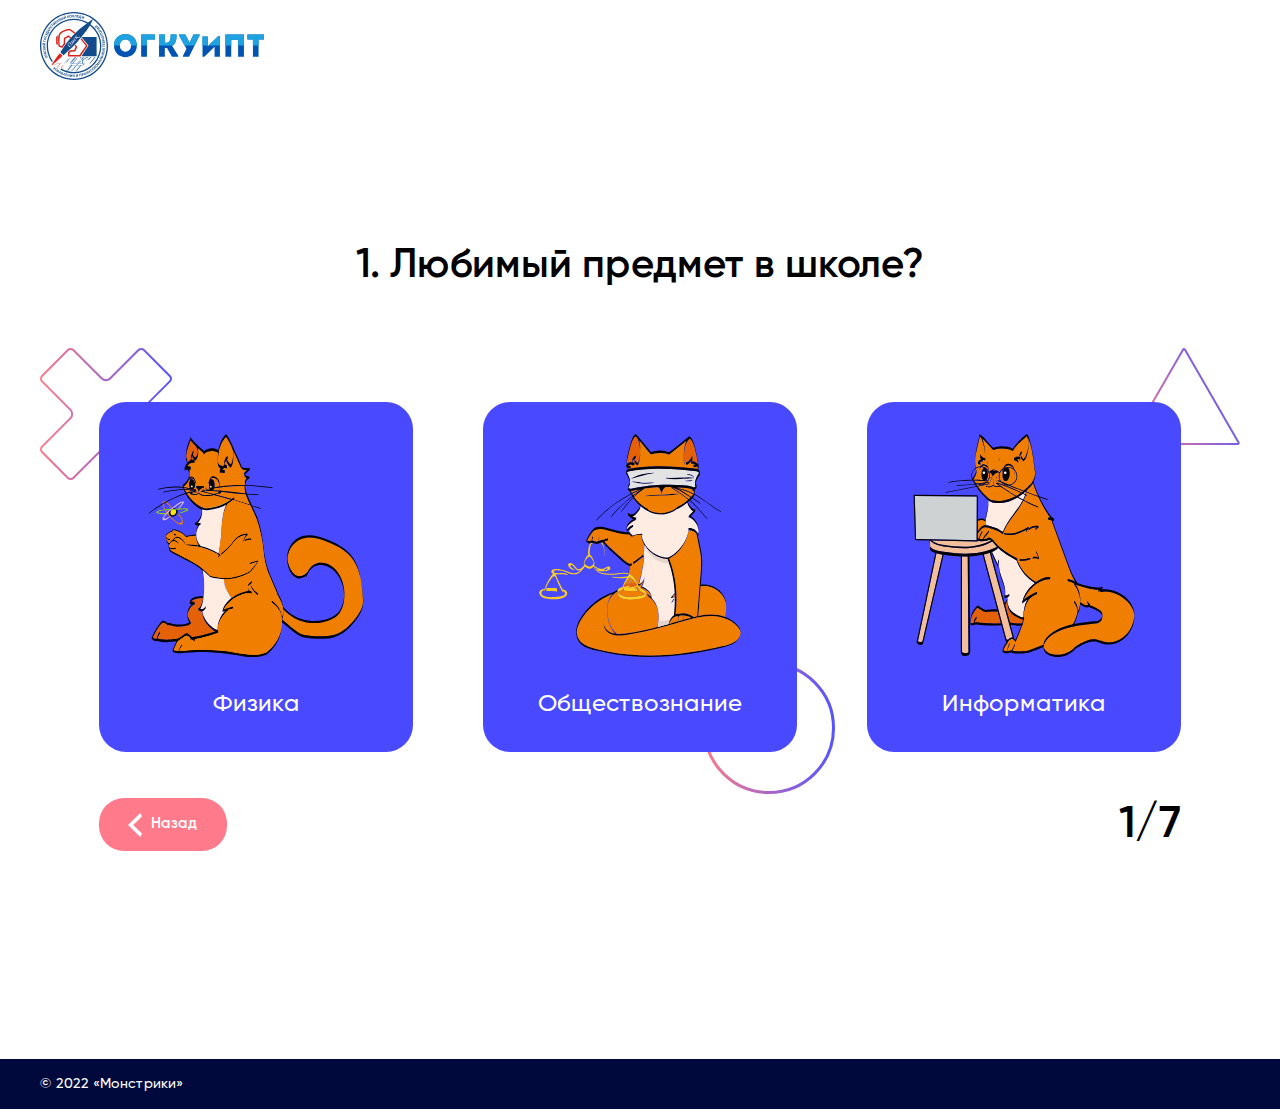
<file: questions/question-1.html>
<!doctype html>
<html lang="ru">
<head>
    <meta charset="UTF-8">
    <meta name="viewport"
          content="width=device-width, user-scalable=no, initial-scale=1.0, maximum-scale=1.0, minimum-scale=1.0">
    <meta http-equiv="X-UA-Compatible" content="ie=edge">
    <title>ПрофТест</title>
    <link rel="stylesheet" href="../fonts/gilroy/stylesheet.css">
    <link rel="stylesheet" href="style/questions-style.css">
    <link rel="icon" href="../img/ogkuipt.png">
</head>
<body>
    <header>
        <div class="wrapper">
            <a href="../index.html">
                <svg viewBox="0 0 224 68" fill="none" xmlns="http://www.w3.org/2000/svg">
                    <path d="M96.8663 33.5605c0-15.414-22.8663-15.414-22.8663 0 0 15.4459 22.8663 15.4459 22.8663 0Zm-17.0064 0c0-8.0255 11.1783-8.0255 11.1783 0 0 8.0892-11.1783 8.0892-11.1783 0ZM106.948 27.4777h8.089v-5.0955h-13.885v22.293h5.796V27.4777ZM124.832 44.6752V36.172c.732 0 1.433 0 2.197-.1274l4.905 8.6306h6.337v-.8917l-6.051-9.809c4.427-2.8344 4.3-7.0382 4.3-11.5923h-5.86c0 4.1719.286 8.4395-5.414 8.4395h-.414v-8.4395h-5.796v22.293h5.796ZM142.921 44.6752h6.147l10.573-21.4332v-.8598h-6.178l-3.822 8.2165h-.159l-4.204-8.2165h-6.37v.8598l7.516 13.6306-3.503 7.1975v.6051ZM174.576 34.7157v9.9595h5.356V24.3219h-1.882l-10.249 10.0174v-9.9305h-5.298v20.2953h1.853l10.22-9.9884ZM203.945 22.3822H185.41v22.293h5.828V27.6369h6.879v17.0383h5.828v-22.293ZM212.917 27.4777v17.1975h5.637V27.4777H224v-5.0955h-16.561v5.0955h5.478Z" fill="#0254B3"/>
                    <mask id="a" style="mask-type:alpha" maskUnits="userSpaceOnUse" x="74" y="22" width="150" height="24">
                        <path d="M96.8663 33.5605c0-15.414-22.8663-15.414-22.8663 0 0 15.4459 22.8663 15.4459 22.8663 0Zm-17.0064 0c0-8.0255 11.1783-8.0255 11.1783 0 0 8.0892-11.1783 8.0892-11.1783 0ZM106.948 27.4777h8.089v-5.0955h-13.885v22.293h5.796V27.4777ZM124.832 44.6752V36.172c.732 0 1.433 0 2.197-.1274l4.905 8.6306h6.337v-.8917l-6.051-9.809c4.427-2.8344 4.3-7.0382 4.3-11.5923h-5.86c0 4.1719.286 8.4395-5.414 8.4395h-.414v-8.4395h-5.796v22.293h5.796ZM142.921 44.6752h6.147l10.573-21.4332v-.8598h-6.178l-3.822 8.2165h-.159l-4.204-8.2165h-6.37v.8598l7.516 13.6306-3.503 7.1975v.6051ZM174.576 34.7157v9.9595h5.356V24.3219h-1.882l-10.249 10.0174v-9.9305h-5.298v20.2953h1.853l10.22-9.9884ZM203.945 22.3822H185.41v22.293h5.828V27.6369h6.879v17.0383h5.828v-22.293ZM212.917 27.4777v17.1975h5.637V27.4777H224v-5.0955h-16.561v5.0955h5.478Z" fill="#000"/>
                    </mask>
                    <g mask="url(#a)">
                        <path fill="#1EA3E0" d="M65.8935 4.62885h178.344v28.952H65.8935z"/>
                    </g>
                    <path d="M33.9993 0C15.2225 0 0 15.2214 0 34s15.2225 34 33.9993 34C52.7762 68 68 52.7786 68 34S52.7775 0 33.9993 0Zm0 66.6805c-18.0486 0-32.68251-14.6315-32.68251-32.6832 0-18.0517 14.63121-32.68319 32.68251-32.68319 6.7067-.01044 13.2526 2.05238 18.7416 5.90603-.8014.57365-2.6078 1.86606-4.6691 3.36456-4.2475-2.55884-9.1138-3.90757-14.0725-3.90024C18.9138 6.68446 6.68432 18.9142 6.68432 34c-.00889 5.6987 1.77287 11.2561 5.09358 15.8873l1.0849-.7432C9.69266 44.7316 7.99173 39.4332 8.00112 34c0-14.3575 11.64098-25.99872 25.99818-25.99872 4.5305-.00674 8.9833 1.17641 12.913 3.43102-2.2986 1.6871-4.7274 3.5097-6.329 4.8225-1.5148 1.2436-3.2194 2.8343-4.9173 4.5282-.3544.3526-.7065.7088-1.0564 1.0686-1.1934 1.2206-2.3624 2.4669-3.4364 3.6508-.3309.3616-.6519.7187-.9629 1.0713-.6048.6781-1.169 1.3291-1.6761 1.9258-3.0622 3.6032-8.1368 11.7401-8.1368 11.7401l3.0988 3.0215s2.441-2.2485 4.7274-4.3017c2.2864-2.0532 6.8999-6.5474 8.8731-8.7553.8584-.9588 2.5061-2.898 4.3138-5.114 2.3542-2.8872 4.9824-6.2383 6.4945-8.5247.6631-.9982 1.3195-2.0939 1.9338-3.1775 3.1619 2.4255 5.7227 5.5466 7.4839 9.1213 1.7613 3.5748 2.6756 7.5071 2.6721 11.4922 0 14.3575-11.6396 25.9973-25.9968 25.9973-4.5412.0068-9.0042-1.1822-12.9401-3.4473l-.6632 1.1405c4.1381 2.3815 8.8303 3.6313 13.6046 3.6236 15.0923 0 27.315-12.2229 27.315-27.3155.0035-4.22-.9725-8.3833-2.8511-12.1621-1.8785-3.7789-4.6084-7.0702-7.9748-9.6149 1.1459-2.1021 2.0681-4.00067 2.4709-4.8442 4.2457 3.0201 7.7068 7.0126 10.0939 11.644 2.3871 4.6313 3.6309 9.7668 3.6273 14.9772 0 18.049-14.6326 32.6805-32.6812 32.6805Z" fill="#134A8C"/>
                    <path d="M56.6248 44.1535V25.0901H41.4105l7.0776 8.4854-7.0776 10.578h15.2143ZM5.81098 43.9121c1.49174-.7934 2.59698 1.7169.90589 2.1698-1.48224.7798-2.57527-1.7087-.90589-2.1698Zm.21969.4828c-1.12558.2997-.54244 1.7236.46787 1.2056 1.14321-.3051.55329-1.7318-.46787-1.2056ZM6.01711 40.3414c.12205 0 .23461.3987.13562.461l-1.94875.5466 2.13589.1491c.10849.0109.11663.1357.14917.2279.03255.0922.06917.2048-.00949.2712l-1.76296 1.2205 1.94739-.5424c.13562.0122.15867.2834.17223.396.01356.1125-2.29049.7242-2.33253.6536-.13561-.1424-.29428-.6455-.12341-.8042 0-.0135 1.34392-.9682 1.39545-1.0062-.08001-.0122-1.68837-.1356-1.71956-.1533-.22783-.0189-.35259-.5424-.30648-.7214-.08815-.1017 2.2376-.6605 2.26743-.6984ZM5.32685 38.2203c.34716-.0949.47328.3757.54245.6442.35937 1.4918-2.34745 1.8986-2.53188.4163-.09086-.3702.07458-.9371.5221-.7119-.84486 1.7168 2.59155 1.2029 1.31409-.1818-.12884-.1193.05017-.1437.15324-.1668ZM5.3933 36.0207c.13561.0542.13561.3946.08543.5153-.34445.2265-1.10795.3512-.93436.9168.03797.0081.99132-.1275 1.02522-.0977.07188.1031.13562.4164.01763.495-.04475-.0095-2.33117.2712-2.37185.2414-.06781-.1058-.13562-.4177-.01763-.4936l.92758-.099c.05154-.6076-.74179-.4666-1.06998-.6862-.04882-.1696-.14781-.5751.16816-.4408.3309.1085.85436.1356 1.01709.4841.13155-.4516.77706-.6468 1.15271-.8353ZM5.32278 33.6732c.11663.0379.12747.4611.01356.5031-.20342 0-1.40765.042-1.58395.0312.20478.099 1.39138.8788 1.61107 1.0103.11799.0882.10307.3499.04204.4625-.03932.0298-2.34337.0569-2.38677.0678-.11798-.0394-.12476-.4611-.01221-.5045.20207 0 1.40766-.0421 1.5826-.0312-.19664-.099-1.39545-.8815-1.60972-1.0117-.08001-.0488-.07594-.1356-.08001-.2292-.00407-.0936-.02577-.2197.07187-.24l2.35152-.0583ZM2.36372 31.2606c.64552.0163.64958 1.1649.12883 1.3656-.30512.1248-.36208-.122-.27122-.3648.09493-.0651.24953-.0258.29157-.1804.10577-.2305-.06645-.3715-.25224-.438-.01628-.1044-.04475-.3756.10306-.3824Zm3.09874-.0977c.11256.0489.08544.4706-.03255.5032-.20206-.0177-1.40494-.0828-1.57988-.1099.19528.118 1.30866.9995 1.51615 1.15.10306.0868.09492.4313-.03526.4706l-2.34745-.1451c-.11391-.0488-.08408-.4719.03255-.5045.2007.0149 1.40494.0827 1.57852.1085-.18714-.1153-1.31137-1.0008-1.51343-1.1486-.07594-.057-.06374-.1438-.05967-.2374.00407-.0935-.00678-.2197.09357-.2319l2.34745.1451ZM3.69815 28.0465c.07458.019.19121.0203.18985.1099l-.13561.8136 1.97587.335c.11256.0624.02034.2712.00949.3824-.01763.0556-.03254.1221-.09357.1167l-2.22946-.3757c-.02186-.0014-.04314-.0077-.06235-.0182-.0192-.0105-.03588-.0252-.04886-.0428-.08272 0 .18444-1.23.1763-1.2775.03255-.0827.11663-.0542.21834-.0434ZM5.25497 25.8184c1.68024.2197 1.13101 2.9008-.50854 2.2959-1.66396-.2197-1.12016-2.8832.50854-2.2959Zm-.10171.5221c-1.43613-.3662-1.26661 1.3941.05018 1.31.93437.0502.81232-1.2788-.05018-1.31Z" fill="#134A8C"/>
                    <path d="M6.7901 24.0187c.35124.0828.23732.5561.16681.8232-.40684 1.4837-2.97262.5425-2.42204-.8476.09764-.3688.51397-.7865.80011-.3743-1.56632 1.1026 1.69651 2.2974 1.2395.4693-.05425-.1641.11663-.1045.21562-.0706ZM7.08031 22.4863c.30513.2848.56008.6089.36344 1.0117-.0556.1112-.13561.2956-.27936.2712-.09357-.0339-.3336-.0814-.32682-.1953.19257-.1356.27122-.3621.06238-.5356-.07459-.0231-2.01249.1979-2.00028.0732.01085-.1492.09086-.472.28343-.4665.34988-.0109 1.01438-.0543 1.35612-.0434-.27122-.2143-.73909-.6781-.9981-.9141-.09493-.0908.06644-.5017.19256-.495.02263.0121.04322.0277.06103.0461l1.2856 1.2477ZM9.50235 20.3761c.08679.0746-.05018.2401-.08544.3228-.04882.2183-.54245-.1872-.63602-.1899l-.73909 1.4796c.05832.0732.67806.2224.53296.3946-.0434.0787-.09493.2875-.20749.2631l-.79875-.3987c-.12477-.0393-.03391-.1587 0-.2319-.33497-.5858-.93166-.8706-1.49852-1.2721-.08408-.0596-.12747-.1098-.08272-.2034.8964-1.8064.32276-1.2693 2.48713-.3363.05017-.0732.09628-.316.23054-.2265l.7974.3987Zm-2.74479-.4678-.25902.5194c.4882.3499 1.01709.6129 1.30052 1.1256l.45023-.9005-1.49173-.7445ZM10.0353 18.0219c.3255.0149 0 .4068-.11663.4977 0 .0122-.54244-.1207-.55736-.1221l-.48685.7961c.01356.0203.36209.4136.36073.4285 0 .1505-.21291.5737-.36615.2984l-1.47818-1.8051c-.11391-.1139.21834-.6455.36616-.5872l2.27828.4937Zm-2.15081.0217.71739.8516.36751-.6021-1.0849-.2495ZM9.96614 15.4859c.56826.3621.39866 1.0401 0 1.4782l.64416.4638c.0678.1356-.1478.3634-.2617.4204-.0421.0081-1.80503-1.3033-1.843-1.3196-.02094-.0113-.03909-.0271-.05313-.0463-.01404-.0192-.02361-.0414-.02803-.0647-.00442-.0234-.00356-.0475.0025-.0705.00606-.023.01718-.0444.03255-.0626.3214-.4773.853-1.3059 1.50665-.7987Zm-.27936.4488c-.30649-.2508-.56415.057-.71603.3079l.67806.4923c.22376-.2346.36889-.5967.03797-.8002ZM12.4004 14.6667c.2956.2062.0162.6035-.1478.8273-.9195 1.2314-2.96452-.5872-1.9407-1.6789.2265-.3079.7676-.5425.8815-.0543-1.86057.4489.7323 2.7598.9805.8924.0109-.1722.1478-.0543.2265.0135ZM12.4085 11.9083c.0502.0556.1438.1235.0977.1953l-.4367.4489 1.4443 1.3874c.0542.0867-.0611.1668-.1167.2386-.0556.0719-.1464.1777-.2346.1275l-1.4388-1.3873-.4313.4489c-.1152.0515-.2875-.1533-.3132-.255 0-.0393 1.2205-1.2639 1.2286-1.2938.0705-.0515.1424.0407.2007.0895ZM15.0692 11.5571c.5764.6347-.3268 1.3819-.8299 1.702-.0977 0-1.6274-1.6925-1.6152-1.7888.1356-.24.6103-.6035.83-.7486.4611-.3214 1.1201.2197.8476.7228.1194-.0786.2637-.1106.4052-.0898.1415.0207.2705.0928.3623.2024Zm-1.1866-.339c-.2251-.2713-.5112.0298-.6943.202l.4326.4787c.1993-.164.514-.4258.2617-.6807Zm.8137.7024c-.2712-.3159-.6076.0516-.8232.2523l.4747.5235c.1993-.1858.6238-.4774.3431-.7758h.0054ZM16.8905 10.8207c.042.0624.1193.1356.0624.2021l-.9832.7757c-.1682.2929-1.4402-1.7074-1.5501-1.7399-.2522-.20211.9344-.85713.9968-.9819.1071-.04068.3065.21699.2441.31056l-.6984.54246.3729.47738.5913-.46246c.0746-.04069.1356.05289.179.10716.0434.0542.118.1356.0597.1966l-.5913.4652.4285.5424.7052-.5506c.0773-.0352.1329.0597.1831.1153ZM18.903 9.60696c.0176.14511-.2645.29021-.3906.30242-.0461 0-.556-.83539-.5872-.85844l-.773.51533c.0095.03526.5791.82993.5669.87063-.0583.1126-.3038.316-.4299.2455-.0122-.0421-1.3209-1.93795-1.31-1.98813.0597-.11256.3038-.31734.4285-.24411l.5058.75809.7744-.51534-.5072-.75808c-.0176-.14647.2644-.28886.3919-.30242.0488.00813 1.2978 1.94743 1.3304 1.97455ZM21.0267 8.41626c0 .14646-.2889.27123-.415.27123-.0448-.00678-.4841-.88014-.5113-.90455l-.8136.44753c0 .03526.5058.87607.4909.91675-.0692.10714-.3296.28886-.4503.2075-.0081-.04476-1.1499-2.04508-1.135-2.0939.0691-.10578.3295-.29021.4488-.20613l.4381.79877.8136-.44753-.4393-.79877c0-.14647.2888-.27123.4149-.27123.0489.0122 1.127 2.0505 1.1582 2.08033ZM22.8045 6.79159c.2441.53026-.1112.97101-.64 1.16765-.1465.01356-.6578.4204-.7432.14646l-.8937-2.07626c-.0108-.02984 0-.05153.0285-.07459.1031-.05967.3295-.2197.4353-.12476l.339.78792c.5032-.25767 1.2124-.47194 1.4741.17358Zm-.4597.24411c-.1492-.39871-.575-.20207-.8625-.06509l.3119.72554c.2943-.10985.7174-.28751.5506-.66045Zm1.4999.13562c0 .12612-.3811.2875-.4652.20071l-.9303-2.16984c0-.12612.3811-.28886.4652-.20071l.9303 2.16984ZM26.2328 6.38882c0 .12341-.4068.2536-.4787.15595-.0597-.19528-.4407-1.33716-.4801-1.51074-.0379.22512-.4475 1.58398-.5112 1.83215-.0434.12748-.3662.24682-.4516.13562l-.7228-2.23629c0-.12477.4068-.25225.48-.1546.0597.19257.4394 1.33716.4801 1.50803.0393-.21698.4489-1.58805.5126-1.8308.0244-.09221.1112-.11256.198-.13561.0868-.02306.2034-.08679.2509 0l.7228 2.23629Zm-1.2286-2.84791c.3431.80284-1.5989 1.09712-1.2477.30513.3798-.20478.2523.1112.5425.13561.2549.01357.3214-.19799.316-.39463.0854-.05154.3268-.17902.3892-.0434v-.00271ZM29.3573 5.69583c-.0407.14239-.3811.17087-.5058.13561-.2563-.32141-.4516-1.07-.9995-.84488l.1967.97507c-.0339.14375-.3553.16545-.4747.13562-.0434-.02577-.4638-2.29732-.4841-2.33394.038-.13561.3566-.16409.4773-.13561.0367.02034.1845.9154.2021.9493.6089 0 .396-.78249.5845-1.12967.1641-.06509.5587-.20071.4529.12748-.0759.33904-.0501.86251-.3878 1.05644.4665.08137.7174.69842.9384 1.06458ZM31.6614 4.19321c.3865 1.64908-2.3204 2.07491-2.3298.32277-.3757-1.63145 2.3094-2.05457 2.3298-.32277Zm-.5221.08951c-.1628-1.47278-1.7494-.69706-1.2111.50584.2794.89099 1.4809.31056 1.2111-.50584Z" fill="#134A8C"/>
                    <path d="M34.0047 5.31204c-.0352.11798-.4597.13561-.5031.01763l-.0678-2.00303-.5343.01762c-.1437.77165.0285 2.15086-1.0144 2.13323-.0651-.0312-.0569-.11121-.0637-.18444-.0583-.46245.3621-.04475.457-.93303.1519-.34717-.0407-1.18121.2807-1.41853.0407 0 1.3561-.08137 1.3263-.00678.029.03279.0441.0756.042.11934l.0773 2.25799ZM36.4254 5.4151c-.0447.11392-.4692.09087-.5017-.02576l.1017-1.99897-.533-.02712c-.2115.75402-.1424 2.07355-1.1432 2.04914-.1085 0-.1003-.10985-.0976-.198-.019-.46651.3648-.01491.5356-.89099.179-.33225.0597-1.1812.4069-1.39005.0393.00949 1.3561.03526 1.3222.10578.0252.0354.0363.07891.0312.12205l-.1221 2.25392ZM38.3999 5.5236c-.0135.07458-.0135.18172-.099.18714l-1.2381-.15053c-.3268.08679.1994-2.22544.1451-2.32579-.0339-.32141 1.2666.05967 1.3995.01627.1044.04747.0611.37023-.0502.39328l-.8801-.11798-.0759.60213.7445.09493c.08.02441.0542.12883.0488.20207-.0054.07323-.0135.17901-.0976.18036l-.7445-.09493-.0895.69571.8882.11256c.0814.02441.0529.13019.0488.20478ZM40.8762 6.81058c-.0515.10307-.2454.01356-.3349 0-.2238.00949.0406-.57501.0203-.66316l-1.6192-.33496c-.0556.07458-.0407.71333-.2455.61569-.0868-.0217-.301-.01763-.3078-.13562l.1817-.86793c.0068-.13562.1451-.07324.2238-.05832.48-.47465.6034-1.12424.8462-1.7752.0366-.09628.0732-.15053.1749-.13561 1.9773.40684 1.31-.01356.9629 2.3163.0827.03119.3295.01356.278.16545l-.1804.87336Zm-.2522-2.77197-.5682-.11798c-.213.56144-.3323 1.14052-.7554 1.54601l.9859.20342.3377-1.63145ZM44.0563 7.10893c-.099.11121-.3594-.03797-.4733-.08679-.1613-.37159.1831-1.17442-.4475-1.24766l-.2983.94931c-.0516.0895-.1723.0217-.2618 0-.0895-.0217-.2224-.04882-.2088-.15054l.2983-.9493c-.5641-.30106-.7363.55467-1.0849.76622-.1763-.02305-.6089-.10306-.3512-.33768.2482-.29292.4855-.82318.9208-.82725-.3444-.26173-.2278-.872-.2305-1.25443.0746-.10443.5004.03254.4922.17358.0177.36345-.1546 1.0239.3757 1.08492l.2848-.88963c.0488-.08951.1708-.01763.259 0 .0881.01763.2224.04882.2115.15053l-.282.88285c.5316.28479.693-.50991 1.0089-.72147.1763.02306.5859.09358.3404.3309-.2183.27123-.4312.74046-.8231.74724.3729.30785.2535.94795.2698 1.3792ZM14.2393 57.1427c-.6957.5614-1.8104-.2292-.9669-.5886.0651.2278.259.3784.4936.2346.0475-.0637.4665-1.9962.5818-1.9447.1356.0583.4244.2414.3553.4245-.1031.339-.2713.9913-.4069 1.3168.2916-.1844.891-.4882 1.2016-.6605.1193-.0623.461.2279.4068.3459-.0196.0178-.0415.0328-.0651.0447l-1.6002.8273ZM16.2518 59.5037c-.1031.0705-.4462-.1858-.4069-.3051l1.2083-1.6274-.7526-.5587-1.2083 1.6274c-.1058.0678-.4475-.1872-.4069-.3065.114-.0394 1.4063-2.1699 1.584-1.8796 2.0382 1.5432 1.5622.6523-.0176 3.0499ZM19.1742 59.3654c-.3309.5981-1.0266.4719-1.4917.1017l-.4272.6781c-.1275.0773-.377-.1248-.4421-.236-.0122-.0461 1.2015-1.9162 1.2124-1.9555.0099-.022.0245-.0414.0429-.057.0183-.0155.04-.0268.0632-.0329.0233-.0061.0476-.0069.0713-.0024.0236.0045.0459.0143.0653.0285.5004.2957 1.3738.7798.9059 1.4755Zm-.4733-.2536c.2333-.3268-.0949-.5669-.3594-.7038l-.4529.7201c.2522.2088.6252.3322.8123-.0163ZM20.4042 61.7997c0 .3309-.4177.0244-.5126-.0882-.0109 0 .0909-.5533.0909-.5709l-.8341-.4462c-.0203.0149-.3973.392-.4068.3906-.1532.0081-.5926-.1804-.3241-.3526l1.7318-1.6043c.1098-.1234.6672.1831.6183.3349l-.3634 2.3367Zm-.1519-2.1698-.8137.7784.6306.3349.1831-1.1133ZM22.7272 62.2052c-.3458.7987-1.413.2712-1.9189-.0556-.0461-.0882.8829-2.2105.9778-2.239.2794.0298.8137.3105 1.0374.4543.4896.2916.2713 1.1256-.3132 1.0849.1222.0777.2117.1974.2517.3365.0399.1392.0276.2882-.0348.4189Zm-.4868-.1967c.179-.381-.3024-.5424-.5777-.655l-.2862.6564c.2523.1112.6984.3824.8639-.0014Zm.3119-1.0415c.16-.3228-.2427-.4584-.4774-.556l-.2617.5994c.2278.1153.6021.297.7323-.0434h.0068ZM24.7804 63.6644c-.0759.0976-.4841-.0434-.4828-.1668l.6659-1.9217-.5113-.1776c-.4204.678-.7241 1.9786-1.6924 1.6735-.1505-.0462-.0163-.2577.0095-.3486.0257-.0556.0502-.1166.1139-.0949.6781-.0692.8286-1.0619 1.1934-1.6152.0515-.1017.0949-.1532.1993-.1193l1.169.4068c.3363-.0325-.6998 2.2607-.6645 2.3638ZM26.9014 64.1011c-.0244.0718-.0393.1803-.1248.1736l-1.2205-.3228c-.3404.0447.4964-2.2105.4557-2.319.0095-.3269 1.2639.2292 1.4036.2048.099.061.0122.3797-.1018.3878l-.8706-.2305-.1573.5953.7364.194c.0786.0352.0366.1356.023.2102-.0135.0745-.0379.1776-.1234.1681l-.735-.1939-.1817.6862.876.2319c.076.0366.0339.1397.0204.2143ZM29.3587 64.7154c-.0895.118-.3974.0244-.4977-.0556-.0312-.0353.1844-.9995.179-1.0374l-.9262-.1723c-.0177.0326-.1655 1.0131-.2035 1.0334-.122.0407-.4434.0163-.4855-.1248.0204-.0393.4069-2.3434.4503-2.3719.122-.0393.4461-.0162.4855.1248l-.1682.91.9262.1709.1682-.9087c.0895-.1193.3973-.0244.4977.0556.0298.0434-.4312 2.334-.4258 2.376ZM32.0791 65.0124c-.0529.1126-.4801.0719-.5086-.0488.0231-.2048.1275-1.4213.1614-1.5989-.0665.0922-.1356.1953-.217.2834-.1519.099-.9872 1.4362-1.2395 1.2694-.0908-.0177-.2278 0-.2332-.1045l.2264-2.3719c.0543-.1139.4815-.0718.5099.0489-.0217.2034-.1356 1.4212-.16 1.5961.1234-.1857 1.0551-1.2978 1.2124-1.4917.0597-.076.1478-.0597.2427-.0529.095.0068.2224 0 .2319.1017l-.2264 2.3692ZM34.5011 65.0626c-.0678.1288-.3865.0854-.4991.0285-.0339-.0299.0109-.9412 0-.9765-.6048-.1356-.6672.5167-.834.9249-.0271.0651-.0881.0746-.16.08-.156 0-.5099.0502-.3594-.2088.1424-.2984.2292-.8259.5818-.9493-.6957-.1356-.6157-1.1853.0461-1.3168.2631-.057.9222-.0923 1.2083 0 .0159.0161.028.0355.0355.0568.0075.0213.0102.0441.0079.0666l-.0271 2.2946Zm-.4869-2.0641c-.2969-.0081-.7621-.0542-.7458.354-.019.4068.4421.3838.7377.377l.0081-.731ZM38.1721 64.7873c-.0298.1207-.4543.1654-.5072.0515-.0176-.2048-.1546-1.4185-.1573-1.5975-.0841.2142-.7798 1.4755-.895 1.7087-.0583.118-.2441.0963-.3513.1072-.2454.1681-.3064-2.3977-.3702-2.4411.0298-.1234.457-.1641.5099-.0529.0176.2034.1519 1.4199.156 1.5962.084-.2061.7797-1.4796.895-1.7061.0434-.0867.1356-.0881.2265-.1003.0908-.0122.2197-.0434.2482.0542l.2454 2.3801ZM41.7034 64.0929c-.0149.1248-.4326.217-.5004.1126l-.4421-1.9786-.9153.2048.4421 1.9854c-.0163.1247-.434.2156-.5004.1112.0447-.1112-.7242-2.4818-.3879-2.4262 2.5048-.5519 1.5202-.7716 2.304 1.9908ZM43.5057 61.7916c.2374.6414-.3146 1.0849-.9004 1.1988l.2359.7676c-.0244.1478-.3417.2047-.4678.1817-.0434-.0231-.6645-2.1698-.6876-2.197-.0098-.022-.0146-.046-.0141-.0702.0005-.0241.0063-.0479.0171-.0695.0108-.0216.0262-.0406.0451-.0556s.041-.0256.0645-.0311c.5506-.1886 1.4876-.5344 1.7073.2753Zm-.5004.1925c-.0949-.3905-.4909-.2983-.7675-.1885l.2508.8137c.3201-.0542.6578-.2549.5167-.6252ZM46.1515 61.2599c.8137 1.5149-1.7317 2.6391-2.1982.9263-.7947-1.5013 1.7263-2.6174 2.1982-.9263Zm-.4895.2252c-.5425-1.4009-1.8986-.2265-1.0537.8136.5072.7975 1.5324-.084 1.0537-.8136Z" fill="#134A8C"/>
                    <path d="M48.7458 59.9011c.2943.5167.0135 1.074-.4801 1.3493.099.1967.2414.3337-.0583.4408-.2631.1817-.2902-.0149-.3919-.2102-1.1934.716-2.0993-1.1297-.8801-1.7169-.1045-.2075-.2292-.3078.0651-.4258.2712-.1709.278-.0095.3851.1939.5085-.259 1.1134-.1885 1.3602.3689Zm-1.6274.2034c-.6333.3323-.1098 1.3562.5262 1.028l-.5262-1.028Zm1.1785.0502c-.0275-.0694-.0693-.1321-.1227-.1842-.0535-.052-.1173-.0921-.1874-.1178-.07-.0256-.1447-.0361-.2191-.0308-.0744.0053-.1469.0263-.2126.0616l.5262 1.0279c.0652-.0341.1228-.0811.1693-.1382.0465-.0571.0808-.1231.101-.1938.0202-.0708.0257-.145.0163-.218-.0094-.073-.0335-.1433-.071-.2067ZM50.9902 59.8373c.0352.0678.1044.1519.0407.2102l-1.0755.6673c-.202.278-1.2652-1.8783-1.3723-1.9231-.2319-.2319 1.036-.7621 1.1133-.8801.1126-.0298.2848.2509.2116.3404l-.7649.4747.3241.5221.6469-.4069c.0787-.0325.1248.0678.1682.1275.0434.0597.1044.1505.0379.2048l-.6468.4068.3756.6049.7703-.4788c.08-.0366.1261.0692.1709.1302Z" fill="#134A8C"/>
                    <path d="M52.6826 58.4215c.2373.2713-.1356.5967-.3567.7744-1.2205.9751-2.7597-1.3304-1.4768-2.1414.3011-.2441.891-.3377.8788.1709-1.9406-.0339.0163 2.8954.735 1.1256.0543-.1722.1546-.0149.2197.0705Z" fill="#134A8C"/>
                    <path d="M54.3588 57.045c.2563.2604-.0963.6062-.2997.7974-1.1446 1.0592-2.8479-1.1323-1.6274-2.0342.2821-.2712.8652-.4068.8883.1085-1.9379.1031.221 2.8873.8137 1.0714.0434-.1655.1586-.0299.2251.0569ZM56.4011 55.5302c.0515.1126-.255.4069-.3662.3553-.1356-.1505-1.0008-1.0171-1.1133-1.1568.0284.1099.0569.2333.0759.3486l.2821 1.5473c.023.1465-.1695.2713-.2712.3418-.0061.0052-.0132.0091-.0208.0115-.0077.0024-.0157.0033-.0237.0025-.008-.0007-.0157-.0031-.0227-.0069-.0071-.0038-.0133-.009-.0183-.0153-.019-.0393-1.6789-1.6911-1.6761-1.7413.0434-.1207.2441-.3688.381-.3241.1356.1478 1.0008 1.0185 1.1134 1.1555-.061-.2143-.3051-1.645-.3567-1.8986-.0176-.0936.0516-.1506.1167-.2184.0651-.0678.1464-.1695.2291-.1112l1.6708 1.7101ZM57.4236 52.5101c1.4199.9669-.3092 3.1408-1.5188 1.8389-1.3982-.9615.3159-3.1178 1.5188-1.8389Zm-.3309.4258c-.8001-.8679-1.8036.3241-.8584.99.811.8828 1.8185-.3201.8584-.99ZM59.8362 51.2461c.0691.1357-.1465.3689-.2618.4272-.0447.0122-.8272-.5913-.8638-.6021l-.5425.7676c.0217.0298.8476.5777.8503.6211-.0136.1275-.1736.4068-.3187.3865-.0271-.0353-1.9501-1.3562-1.9582-1.4118.0163-.1274.1736-.4068.3187-.3865l.7526.5425.5425-.7676-.7527-.5424c-.0691-.1357.1465-.3689.2617-.4272.0489-.0095 1.9312 1.3792 1.9719 1.3927ZM61.1611 48.8376c.3309.0122.0068.4191-.1112.5072 0 .0122-.5425-.1153-.5669-.1166l-.4828.8137c.0136.0203.373.4136.3716.4299 0 .1519-.2075.5831-.3661.3065l-1.527-1.8091c-.1167-.1139.2142-.6578.3648-.6008l2.3176.4692Zm-2.1793.0529.7391.853.3648-.6157-1.1039-.2373ZM62.3436 46.7071c.0882.0868-.1003.4747-.2224.4584l-1.8294-.8869-.236.4868c.6198.4964 1.8783.9493 1.4606 1.8769-.0624.1451-.2577-.0135-.3445-.0501-.0529-.0326-.1098-.0638-.0813-.1235.0122-.678-.9561-.9493-1.4619-1.3764-.095-.0638-.1356-.1126-.0963-.213l.5424-1.112c.0082-.3363 2.163.9615 2.2688.9398ZM62.5674 44.0911c.5628.2034.6224.7757.3838 1.3005-.0977.114-.179.8137-.4408.6781-.0339-.0271-2.1386-.8204-2.1576-.8679-.0095-.1288.0719-.4367.2157-.453l.7987.3174c.1749-.5588.5303-1.2626 1.2002-.9751Zm-.1533.5045c-.4068-.1872-.5641.3024-.678.6103l.7445.2942c.1288-.297.3417-.7553-.0665-.9045ZM63.9994 42.0474c.1072.1017-.0217.3973-.1125.4868-.038.0272-.9724-.2942-1.0117-.2929l-.2712.9019c.0298.0203.9873.2712 1.0035.3159.0271.1262-.0339.4435-.179.4693-.0366-.0244-2.2823-.6673-2.3054-.7134-.0258-.1261.0326-.4448.1777-.4678l.8855.2712.2712-.9019-.8855-.2712c-.1071-.1017.0217-.396.1112-.4882.0461-.0258 2.2728.6903 2.3162.6903ZM63.7974 39.4395c.5831.1017.7458.651.6062 1.207-.0733.1288-.0285.7893-.3065.7038-.0393-.0203-2.2512-.4272-2.2783-.4706-.0325-.1234-.0068-.4421.1356-.4827l.8544.1722c.0664-.5628.2997-1.2843.9886-1.1297Zm.9113-.6523c.1098.0665.0203.4828-.1004.5031l-2.3406-.4692c-.1085-.0692-.0204-.4841.1017-.5045l2.3393.4706Zm-.971 1.1758c-.4177-.1044-.5004.3634-.5506.6781l.7852.1586c.076-.3065.1722-.7662-.2346-.8367ZM64.8579 36.2973c.3078-.1722.183.3784.1098.5072-.042.0258-.9493.3716-.9954.3933l.8544.5642c.1193.1017.0474.4068-.0095.5289-.0936.061-1.0944-.7364-1.1961-.7771-.1221.0217-1.169.5424-1.2653.4679-.0217-.1357-.0352-.4666.1085-.5425l.8761-.3512-.7839-.5167c-.1207-.095-.0461-.3947 0-.514.1085-.0665 1.0239.6781 1.131.7187l1.1704-.4787ZM62.8155 33.1605c.076 0 .1913-.0094.2089.076v.632l2.0342.0081c.1003.0258.0718.1641.0813.2577-.0108.0922.0163.2319-.0827.2563l-2.0342-.0082c-.0203.0434.0461.6944-.0501.6862-.099.019-.3323.0624-.3716-.0569l.0081-1.7766c.0122-.0868.1289-.0691.2061-.0746ZM64.8104 31.2863c.0773 0 .1844-.0217.2048.0624l.08 1.264c.1492.3092-2.2539.2251-2.3434.2983-.3146.0949-.1817-1.2721-.2495-1.3968.0271-.1126.3566-.1356.4-.0244l.0556.8977.6144-.0393-.0475-.7594c.0081-.0855.118-.0787.1912-.0882.0732-.0095.1817-.0203.1994.0638l.0474.7594.7093-.0434-.057-.9059c.0095-.0868.1207-.0787.1953-.0882ZM64.527 28.9538c.259-.2414.2712.3227.2278.4665-.0353.0352-.8354.5872-.8747.6184l.9642.3458c.1356.0692.1438.3852.1166.5153-.0773.0814-1.2395-.4556-1.3466-.4705-.1139.0501-1.0049.8136-1.1174.754-.0543-.1261-.1451-.4448-.0244-.5533l.7675-.5493-.8828-.316c-.1356-.0637-.1356-.3729-.1166-.5004.0895-.0908 1.1554.4137 1.2693.4286l1.0171-.7391ZM64.1445 26.4937c.1438.038.175.358.1357.4815-.0204.042-.9941.2156-1.0266.2346l.1993.9221c.0366 0 .9981-.2386 1.032-.2115.0841.0963.1858.4068.0719.4963-.0447 0-2.319.5276-2.3624.4977-.084-.0976-.1871-.4068-.0718-.495l.9045-.1952-.1993-.9222-.9046.1966c-.1437-.0366-.1749-.358-.1356-.4814.0231-.0434 2.3176-.5018 2.3569-.5235ZM62.1348 24.0269c1.5731-.6889 2.4952 1.9325.7499 2.2648-1.5582.6726-2.4736-1.9271-.7499-2.2648Zm.1858.5045c-1.1609.217-.6862 1.7019.381 1.2544 1.1785-.2156.6957-1.7087-.381-1.2544ZM62.4019 21.419c.1248-.0068.2862.3919.1926.4733l-1.8836.7635.2034.5018c.7838-.1288 1.965-.7581 2.3732.1722.0637.1424-.1831.1817-.2712.2224-.0584.0163-.1207.038-.1465-.023-.4977-.4652-1.3453.0746-2.0016.1641-.1099.0285-.1777.0298-.2224-.0705l-.4638-1.146c-.2414-.236 2.1657-.9642 2.2199-1.0578ZM59.9962 19.3292c1.4334-.9493 2.7895 1.4768 1.1283 2.102-1.4199.9303-2.7665-1.4741-1.1283-2.102Zm.2712.4651c-1.1066.4069-.3838 1.7929.5899 1.1704 1.1175-.4136.3933-1.8023-.5913-1.1649l.0014-.0055ZM58.1424 18.2551c.0691-.0339.1613-.1112.2183-.042l.4353.7133 1.7358-1.0578c.1451-.0163.2374.2509.2889.3607.0081.034 0 .0597-.0217.0774l-1.9555 1.1934c-.0164.0134-.0357.0231-.0563.0282s-.0421.0055-.0629.0012-.0404-.0132-.0573-.026c-.0169-.0128-.0308-.0293-.0405-.0482l-.6238-1.0225c-.0272-.0828.0556-.118.1397-.1777ZM58.6401 15.0722c.1193-.0339.3702.3133.2969.415-.1695.1166-1.1554.8368-1.31.9276.2292-.0339 1.6681-.0556 1.9284-.0705.1356 0 .3499.2712.2713.3933l-1.9393 1.386c-.1234.0366-.2143-.1858-.2807-.2713-.0271-.0515-.0638-.1098-.0163-.1491.1668-.1167 1.1568-.8354 1.3087-.9263-.2211.0299-1.6721.0556-1.9271.0692-.0963 0-.1424-.0733-.198-.1478-.0556-.0746-.1464-.1696-.0759-.2428l1.942-1.3833ZM54.6992 15.2363c.5668-.5614 1.607.8137.8313 1.0849-.4272-.3078-.0583-.2888-.1356-.598-.0868-.2441-.3106-.2238-.4923-.1356-.0922-.0651-.3051-.2414-.2034-.3513Zm2.1806-2.2634c.1153-.0447.396.2794.3323.3865-.1587.1356-1.0782.9358-1.2206 1.0402.3079-.0393 1.6871-.2509 2.0098-.2211.0787.076.2875.236.2116.3499l-1.8077 1.5515c-.118.0461-.396-.2821-.3336-.3879.1559-.1356 1.0849-.9357 1.2205-1.0388-.217.0475-1.6599.2021-1.9122.2373-.0949.0122-.1478-.0597-.2115-.1356-.0638-.0759-.16-.156-.0963-.236l1.8077-1.546Z" fill="#134A8C"/>
                    <path d="M24.2244 52.4979c-.0253-.0245-.0591-.0382-.0943-.0382-.0351 0-.0689.0137-.0942.0382-.0312.0271-.0882.0813-.1641.1546-1.0442.9059-5.0719 3.3903-6.4606 3.2954-.0786 0-.1776-.0244-.2007-.0814-.1356-.3377.9819-1.546 1.7969-2.4275.815-.8815 1.5148-1.645 1.5785-2.041.0077-.043.0042-.0872-.01-.1285s-.0388-.0783-.0713-.1075c-.3784-.3363-2.2648.1546-5.3282 1.0022-1.2829.3553-2.5062.6944-3.1571.8002 1.0849-.7039 3.6141-2.8222 5.2197-4.177 1.8593-1.569 5.3174-4.9445 5.3174-4.9445l-2.5129-2.5916c-1.2449.8774-4.5091 5.7297-5.0909 6.5244-.514.7025-3.2357 4.5676-3.4052 5.289-.0101.0179-.0157.0379-.0163.0583 0 .036.0143.0705.0397.0959.0254.0255.0599.0398.0959.0398h.0244c.5099 0 1.9257-.392 3.5612-.8449 1.7847-.4937 4.7641-1.3182 5.0692-1.0673-.0556.3214-.8286 1.1595-1.5094 1.8986-1.272 1.3792-2.0342 2.2498-1.8497 2.7123.0596.1519.2047.236.4326.2536h.103c1.1677 0 3.5693-1.3033 5.1926-2.3706-.6645.7188-1.3208 1.5311-1.3317 1.9475-.0027.0452.0038.0906.0192.1333.0154.0427.0393.0817.0703.1148.0753.0748.1653.1331.2642.1714.099.0383.2048.0557.3108.0511.5221 0 1.0849-.3554 1.1215-.3771.016-.0091.03-.0214.0411-.0361.0111-.0147.0191-.0315.0234-.0493.0044-.0179.0051-.0365.0021-.0547-.003-.0181-.0097-.0355-.0197-.051-.01-.0155-.023-.0288-.0382-.0391-.0153-.0103-.0325-.0174-.0506-.0208-.0181-.0034-.0367-.0031-.0546.0008-.018.004-.035.0116-.0499.0224-.0095 0-.9642.5967-1.3562.1939-.0098-.0158-.0141-.0344-.0122-.0528.0122-.4842 1.4253-1.9963 2.4221-2.947.0718-.0637.1356-.1207.179-.1695.0212-.0256.0322-.0582.031-.0915-.0013-.0332-.0147-.0649-.0378-.0888Z" fill="#DE211A"/>
                    <path d="M27.81 32.3835c0-.8463.5221-1.6532 1.2042-1.8593.6605-.1994 1.4118.1247 1.9203.8286.6292.8679.7052 1.862.2048 2.6553-.5954.9493-1.7142 1.1188-2.4492.2713-.4502-.5154-.7106-1.1975-1.0564-1.8037l.1763-.0922Zm2.3054 1.8023c.6781 0 1.0849-.5032.9642-1.2206-.1492-.8692-.7025-1.4524-1.4592-1.8158-.693-.3323-1.447.1708-1.4917.9343-.057.9304 1.0605 2.1075 1.9921 2.1021h-.0054ZM33.5559 31.1602l-1.4375-.8964c.198.4204.4394.7405.4855 1.0849.0461.3445-.0841.7459-.1722 1.1134-.0621.026-.1287.0394-.196.0394s-.1339-.0134-.196-.0394c-.0868-.0705-.1356-.3594-.0935-.3878.6984-.4706.198-.9575.0176-1.4172-.1099-.278-.3078-.5208-.5289-.8829-.0597.3418-.0949.5425-.1356.75l-.2387-.0231c.0394-.372.1023-.7412.1885-1.1052.0136-.0475.4069-.0665.5574.0189.4611.2604.8896.5778 1.367.8978-.0543-.933-.8029-1.7047-.5127-2.6051l.2184-.0475 1.4008 1.9664.114-.7093h.2102c-.0317.3689-.0633.7387-.095 1.1094-.1925-.019-.4543.0339-.5641-.0719-.2875-.2712-.5086-.6225-.8639-1.0849.2469.8259.4462 1.4917.6442 2.159l-.1695.1315ZM36.1732 25.1742c.6374.0773 1.1147.1234 1.588.198.4421.0691.8815.2373 1.3195.2332.3363 0 .7662-.1464.3607-.6658-.061-.0787.0068-.2577.015-.3893.1356.057.3905.1248.3865.1682-.0339.3309-.0163.7432-.2048.9697-.4679.5614-1.1337.4515-1.763.2875-.5072-.1357-1.0049-.3079-1.5337-.472-.0502.67.9967.9263.4068 1.7481l-1.4768-1.9976-.1641.636-.1804-.0312.1953-1.3019.1844-.0461.7066.8232c-.0597-.4692-.1275-.8137-.1356-1.1582-.0116-.2414.0296-.4826.1207-.7065.0528-.1193.2712-.1655.4068-.2455.0122.1553.0122.3113 0 .4665-.061.5303-.16 1.0578-.2319 1.4837ZM35.864 27.123c.0827.1532.122.1912.122.2291-.0067.5968-.0244 1.3223-.6536 1.4918-.6292.1695-1.0008-.4624-1.2626-.9981-.2929-.6021-.5031-1.2273-.023-1.8335.1085-.1356.3214-.2034.5004-.2618.0407-.0135.2088.1872.1966.2075-.0812.1471-.196.273-.3349.3675-.4489.2319-.3743.5642-.2007.9087.0867.2063.2172.3914.3824.5424.2503.1629.515.3027.7906.4177l.3079-.6998c.042-.1003.0867-.1871.1749-.3715Z" fill="#fff"/>
                    <path d="m40.468 27.0457 1.0849-.8707 6.1215 7.4588-7.3623 10.974H28.13l-.1681-4.2719 2.1793-2.0044 4.0982-.2617 1.3656-2.993-1.1921-1.6274 1.2504-.8028 1.5975 2.3719-2.0627 4.4468-4.4467.3187-1.3263 1.2598.1153 2.0627h9.92l6.3928-9.4157-5.3852-6.6451ZM19.7994 24.7022c-.0882 1.6274-.5859 4.7872.0827 8.6794l1.8158.7933 1.9257-2.3176.2563-5.8993s1.9474-.7947 4.4454-2.7272l2.8479 2.2784c-.3309.3616-.6519.7187-.9629 1.0713l-1.8986-1.4836s-1.6558 1.2395-2.9929 1.6748l-.2306 5.544-2.936 3.6331-3.5733-1.5691s-1.0754-8.0501 0-11.2764c1.0754-3.2262 3.6615-4.1552 5.3173-4.8238 1.6558-.6686 5.1723-1.8891 6.1324-1.3941.6916.3567 3.9043 2.6486 5.6401 3.8976-.3544.3526-.7065.7088-1.0564 1.0686 0 0-4.4752-3.1354-4.9919-3.5138-.5167-.3783-5.3173.9887-7.4098 2.296-2.0925 1.3073-2.3271 2.4411-2.4112 4.0684ZM16.1351 24.9341v6.7225l1.588 1.744V22.8999l-1.588 2.0342Z" fill="#D5241D"/>
                    <path d="M33.3958 46.1579h-3.9232l-3.3537 4.1457h3.9233l3.3536-4.1457Zm-6.5337 4.0101 3.134-3.8745h3.119l-3.134 3.8745h-3.119Z" fill="#134A8C"/>
                    <path d="m29.3207 44.9373-5.4069 6.6845h6.6193l5.4068-6.6845h-6.6192Zm.0705.1357h5.6117l-5.1886 6.4132h-5.6102l5.1871-6.4132Z" fill="#134A8C"/>
                    <path d="m31.5976 51.7764-5.3512 6.6166h1.8741l4.1755-5.1628h2.5251l-3.9775 4.9201-.1953.2427h1.8674l5.3513-6.6166h-6.2694Zm.3675 6.481h-1.0347l4.1755-5.1628h-3.5083l-4.1755 5.1628h-.8855l5.1316-6.3454h5.4339l-5.0447 6.2383-.0923.1071ZM38.1884 51.7764l-1.1758 1.4538h2.4139L35.251 58.393h1.7942l4.1809-5.1628h2.2376l1.1758-1.4538h-6.4511Zm4.7139 1.3182h-2.2322l-4.1755 5.1628h-.9642l4.1755-5.1628h-2.4126l.9561-1.1826h5.6049l-.4774.5913-.4746.5913ZM55.0165 44.9373h-1.2503l-2.4411 3.0229h-2.5332l2.441-3.0229h-1.7345l-3.515 4.3397h4.2663l-.716.8856h-4.265l-1.1758 1.4538h6.0402l5.4069-6.6845-.5235.0054Zm-10.6388 6.5489.9561-1.1826h4.2663l.9358-1.1568h-4.2664l3.2954-4.0684h.9127l-2.4411 3.0228h3.3537l2.441-3.0228h.9005l-5.1872 6.4078h-5.1668ZM36.7373 44.9373l-5.4109 6.6845h1.6274l4.3097-5.3283h3.0269l1.0971-1.3562h-4.6502Zm-.0868 1.2206-4.3097 5.3283h-.7255l5.1871-6.4132h3.8812l-.438.5424-.4394.5425h-3.1557ZM48.423 44.9373h-2.441l-3.7781 2.0817 1.6897-2.0817h-1.8457l-5.4069 6.6845h1.8471l1.9664-2.4316.5424 2.4316h2.2702l-.769-3.4202 5.9249-3.2643Zm-5.8313 6.5489h-1.4822L40.567 49.06l-.1546-.6536-2.4912 3.0798h-.9994l5.1871-6.4132h.9995l-2.3312 2.8845 5.2346-2.8818h1.1216l-1.984 1.0849h-.0163l-3.3252 1.8471.7838 3.4785Z" fill="#004B94"/>
                </svg>
            </a>
        </div>
    </header>
    <main>
        <section class="question">
            <div class="wrapper">
                <div class="question__inner">
                    <p class="question__number--top">1/7</p>
                    <h2>1. Любимый предмет в школе?</h2>
                    <div class="answers">
                        <div id="electronic" class="answer answer__one">
                            <svg version="1.1" id="Слой_1" xmlns="http://www.w3.org/2000/svg" x="0" y="0" viewBox="0 0 363 378" style="enable-background:new 0 0 363 378" xml:space="preserve">
  <style>
    .st0{fill:#e46108}.st1{fill:#fff}.st2{fill:#ef7e01}.st4{fill:#afe2e3}.st8{fill:#93d500}.st10{fill:#feece3}
  </style>
                                <path class="st0" d="M76.6 43.3c-.8.6-1.8.7-2.8.5-1.1-.3-1.9-1.2-2.3-2.2.1-.5.3-.9.5-1.4.5-1.3 1.1-2.4 1.7-3.6 0 .6.1 1.2.2 1.8.3 1.5 1.1 2.9 2 4.1.2.2.4.5.7.8z"/>
                                <path class="st1" d="M78.1 151.8c2.9 1.1 6.1 1.5 9.2 1l-9.2-1z"/>
                                <path class="st1" d="M87.3 190.9c-.2.1-.3 0-.5-.1-.1 0-.2-.1-.2-.2-.4-.4-.7-.8-1-1.3-3.3-4.6-5.3-10.6-5.6-16.7V169.9c.2-5.4 1.7-10.8 4.3-15.2.4-.7.8-1.3 1.2-1.9l.3-.3.1-.2v2.3h-.5c-1.8 2.5-3.1 5.3-4 8.2-.5 1.6-.9 3.3-1.2 5l-.3 2.1c.1 0 .2 0 .2.1.1 0 0 2.5 0 2.5h-.2c.3 3.1 1.1 6.2 2.3 9.2.6 1.5 1.4 3 2.3 4.4.4.7.9 1.3 1.4 2 .1.2.5.8.9.9v-.2 1.8c.3-.3.7.1.5.3z"/>
                                <path class="st2" d="M78.1 96.8c0-.1 0-.1-.1-.1-.3-.1-.5-.2-.8-.3.3-.2.5-.4.7-.7h.1c0 .1.2.9.1 1.1zM119.5 87.5c0 .6-.1 1.2-.1 1.7-2.1.3-4.1.7-6.2 1-.8.1-1.5.3-2.3.4.1-.4.2-.9.2-1.3.2-1.5.2-3.1.1-4.7s-.4-3.3-1.1-4.8c-.8-1.5-2.1-2.8-3.9-2.9-.8-.1-1.7.1-2.4.6-.1.1-.3.2-.4.3.4-.8.9-1.5 1.4-2.1 2.3-2.7 5.6-2.1 8.2-.3 2.5 1.7 4.5 4.3 5.5 7.2.3.8.5 1.7.7 2.6.1.4.1.9.2 1.4 0 .3.1.6.1.9zM94.8 95.9c-.2.7-.6 1.3-1.2 1.7-.4-.1-.8-.2-1.3-.3-.3-.1-.7-.2-1-.2 1.2-.5 2.4-.9 3.5-1.2zM118.9 97.3v.1c-.3.3-.5.6-.7.9-.1.2-.3.5-.3.8-2.6 1.1-5.2 2-7.9 2.7-.3-.1-.6-.2-.8-.2-3.8-1-7.6-2-11.3-3-1.1-.3-2.2-.6-3.2-.8.2-.3.3-.6.3-.9v-1c.6-.2 1.1-.3 1.7-.5v.7c7.3 0 14.8.5 22.2 1.2zM103.5 95c-1.7-.1-3.4-.1-5.1-.2 1.4-.4 2.8-.8 4.3-1.1.2.5.5.9.8 1.3zM143.3 33.1c-.1 1.5-.2 3-.4 4.5-.3 2.8-.6 5.7-1.4 8.4-.4 1.2-.9 2.4-1.5 3.5-.3.5-.7 1.1-1.2 1.6-.2.2-.5.6-.8.8-.1.1-.2.2-.3.2v-.6l-.1-.1c-1.7-2.3-3.4-4.6-4.9-7-.2-.3-.3-.5-.5-.8 0-.1.1-.2.1-.2l.4-.4v-.2c.2-.2.4-.4.7-.6.1 0 0-.8 0-.7v-3.6c0-.1-.1-.7 0-.7-.5.3-.9.8-1.1 1.2-2.5 2.3-4 5.6-4.2 9v5.5c-.3.2-.7.3-1 .5-.6.3-1.2.7-1.8 1-.6.4-1.2.8-1.7 1.3 0-.7-.1-2.2 0-2.2-2 .5-3.9-.5-5.1-2.1-1.3-1.8-1.6-4.3-1.8-6.5-.1-.7-.1-1.4-.2-2.1.1-1.2.2-2.4.3-3.7.3-2.5.8-4.9 1.5-7.3.2-.7 0-1.8 0-2.5v-.1c.8-3.7 2-7.4 3.6-10.9 1.1-2.5 2.4-4.8 3.9-7.1.8-1.2 1.6-2.4 2.5-3.5.8-1 1.6-2 2.9-2 3.7 4.8 6.4 10 8.9 15.4v.3c0 .2-.1.6 0 .7 1.6 2.6 2.5 5.4 2.9 8.4.1.9.2 1.8.3 2.6zM77.6 97.7c-1.8-.1-3.6 0-5.3.2-.2-.3-.5-.4-.8-.5-.4-.1-.8 0-1.1.3-.1.1-.2.3-.3.4-2.2.3-4.4.8-6.5 1.4-.5-.8-.9-1.6-1.3-2.4-.5-.9-.9-1.8-1.4-2.8 5.2.1 10.4.8 15.2 2.7.5.3 1 .5 1.5.7zM77 95.3c-.3.2-.6.4-.9.5-5-2-10.4-2.7-15.8-2.7-.2-.5-.5-1.1-.7-1.6 2 .3 4.1.6 6.1 1s3.9.8 5.9 1.3c.3.1.6.2.9.2 1.6.5 3 .9 4.5 1.3zM139.1 111.3c-10.7 7.5-23.3 12.3-36.3 14-3.4.4-7 .7-10.4-.1-1-.2-1.9-.5-2.9-1v.1c-10.4-5.3-19.3-13.6-25.4-23.5 1.9-.5 3.8-.9 5.7-1.2 0 .5 0 1.1.2 1.6s.5.8 1 1.1c.6.4 1.6.5 2-.2.5.7 1.2 1.2 2 1.4 1.7.4 3.7 0 5.3-.4 1.4-.4 2.8-1 3.8-2.1 1.9 1.9 4.3 3.2 6.9 3.8 2.9.6 6.1.4 9.1.2 3.3-.3 6.5-.8 9.6-1.7 5.6 1.5 11.2 3 16.8 4.6 3.8 1.1 7.7 2.2 11.5 3.3.6-.1.8 0 1.1.1z"/>
                                <path class="st1" d="M144.4 109.1c-.7.6-1.5 1.2-2.2 1.8l-1.2.9c-2.6 2-5.4 3.7-8.2 5.3-.3.2-.6.3-.9.5-9.3 5.1-19.7 8.4-30.2 9.6-3.8.4-7.9.5-11.4-1-.2-.1-.3-.1-.5-.2 0 0-.1 0-.1-.1h.1l.5-.2 2.3-.7c3.4.8 7 .5 10.4.1 13-1.6 25.5-6.5 36.3-14l1.2-.9 3.9-1.1z"/>
                                <path d="m170.1 60.8-1.5.3c-1 .2-2.1.3-3.1.3h-1.2c-1.7 0-3.4-.1-4.9-.8-1.4-.6-2.6-1.6-3.2-3-.2-.4-.3-.8-.4-1.3 0-.2-.1-.4-.1-.7v-.9c-.1-2.2-.1-3 0-2.4v-.4V52.8c0 .2.1.3.1.5.1.3.2.6.4.8.1.1.1.3.2.4.2.4.5.7.8 1 1 .9 2.2 1.5 3.5 1.8 3 .7 6.3.3 9.2-.3-.1 0-.1.2-.1.5v.2c.3 1.1.5 3.1.3 3.1z"/>
                                <path class="st2" d="M161.1 69.8v-.3c-.1.1-.1.1-.1.2V65.8c1.5-1.6 3-3.1 4.5-4.6h-1.2c-1.7 0-3.4-.1-4.9-.8-1.4-.6-2.6-1.6-3.2-3-.2-.4-.3-.8-.4-1.3-3.9-8.7-7.7-17.4-11.6-26.1-.3-.7-.6-1.3-.9-2 .2 3.6.2 7.2-.1 10.8-.2 3.4-.6 6.9-1.3 10.2-.3 1.6-.8 3.1-1.5 4.5-.4.8-.9 1.5-1.4 2.1-.2.3-.5.5-.8.8-.2.2-.4.3-.6.5-.1-.3-.1-.5-.2-.8-1.1-1.4-2.1-2.9-3.1-4.4-.9-1.4-2.1-2.8-2.6-4.4-.2-.6-.3-1.3-.3-1.9v-1.5c-1.5 1.7-2.6 3.8-3 6.1l.3.9c.2.5.4.9.8 1.3.5 0 1 .3 1.2.8.4.2.9.2 1.4.1-.1 0 0 2.3 0 2.5 0 .2.1 2.5 0 2.5-.5.1-.9.1-1.3-.1v.3-.1c0-.1 0-.2-.1-.2-.5-.2-.9-.5-1.2-.8-.7-.1-1.3.3-1.9.6-1.1.5-2.1 1.2-3.1 1.9-.3.2-.6.4-.8.7.3 0 .6 0 .9.1.7.1 1.4.3 2.1.4.6.1 1.2.2 1.6-.2-.1 0 0 .6 0 .7v4.3c-.4.4-1.1.3-1.6.2-.7-.2-1.3-.3-2.1-.4-1.5-.2-3-.2-4.5.1v-2.5c0-.2-.1-2.5 0-2.5h.4v-.1c.2-.8.4-1.5.8-2.2-1.7-.5-3.1-2.1-3.7-3.9-1-2.6-1.1-5.7-1.1-8.5-.1-4.7 0-9.3.8-14-7.9-4.7-18.1-3.6-24.9 2.7.1-.1 0-.6 0-.7v-1.5c-3.3-2.7-6.4-5.5-9.5-8.5.4 2.7.4 5.4.4 8.3 0 2.3-.3 4.7-1.1 6.9-.7 2.3-1.8 4.7-3.8 6.1V44.4c-.4 0-.9-.3-1.3-.7V47.8c-.8 1.1-2.2 1.2-3.4.8v.1c-3.6-.2-6.4 2.4-8.5 5.1l-.9 1.2c2-.3 4.2 0 6.2.5V58c0 .2-.1 2.5 0 2.5-.8-.2-1.7-.4-2.5-.5.7 1.6.7 3.7.7 5.2.1 2.1.1 4.3 0 6.4-.1.9-.1 1.9-.3 2.8.6-.5 1.2-1 1.9-1.4 1-.6 2.1-.9 3.2-.5 1.1.3 1.9 1.1 2.6 2 .7 1 1.2 2.2 1.7 3.3.5 1.1.9 2.3 1.3 3.5.6 2.3.7 4.7.5 7.1.1-.7 0-1.4 0-2.1v-.1c0-.3-.1-.5-.1-.7-.1-.6-.2-1.1-.4-1.7-.3-1-.7-2-1.1-3-.8-1.8-1.6-3.9-3.2-5.1-3.4-2.5-7.4 1.6-8.6 4.7v-.3c-.6 1.3-1.4 2.6-2.3 3.8-1.4 2-3.1 3.7-5 5.2.1.3.2.7.4 1 3.5.4 7 1.1 10.4 1.8-1.6-2.1-1.8-4.7-1.8-7.3V84c0-1.5.4-3 1.1-4.3.1-.2.5-.8.9-1.5v-.4c0-.1-.1-1.2 0-1.3 3.3-1.4 6.4 2.5 7.4 5.2.4 1.2.5 2.4.6 3.7V86.8c0 1.1-.1 2.1-.4 3.1-.4 1.3-1.4 2.6-2.5 3.3 1.1.3 2.1.6 3.2.9.2-.2.4-.5.6-.8v1c.3.1.7.2 1 .3 0 0 .1 1.2 0 1.3-.5.2-1 .5-1.5.7 0 .2-.1.6-.1.9.5 0 1 .1 1.5.1.3-.3.6-.7.8-1v1.3c-.1.1-.2.2-.2.3v.8c-.2 0-.4 0-.6-.1-.2.2-.3.3-.4.5v-.6c-2-.2-4-.2-6 0v.2c.1.1.1.3.2.4v.4s.1.6 0 .9c.2.3.6.6.9.8 1.2.7 2.7.5 4 .3 2.1-.3 4.3-.9 5.9-2.4 0-.2 0-.3-.1-.3l.2.2V98.7v.3c0 .1 0 .1.1.1-.1-.6-.2-1.2-.3-1.7v1.1c0-.4-.1-.8-.2-1.3-.1.2-.2.3-.3.5V96l-1.6-3.4c-.2-.3-.4-.5-.6-.7v.3c-.6-.3-1-.8-1.3-1.4-.1-.2 0-1.4 0-2v-.5H92c.2 0 .6-.1.8 0l.2.2v.1c.1.4 0 1.1 0 1.3 0 .2.1.7 0 1.1 0 .1-.1.2-.2.2v-.4c-.3-.1-.6-.1-.9-.1v.3c-.6-.1-1.2 0-1.7.1L86 94.5c-.6.7-1.2 1.5-1.8 2.3.2.8.3 1.6.5 2.4v.8c1.8 1.7 4.1 2.9 6.6 3.4 2.9.6 6.1.4 9.1.2 2.4-.2 4.8-.6 7.2-1.1-.2-.1-.5-.1-.7-.2-3.3-.9-6.6-1.7-9.9-2.6-1.1-.3-2.1-.6-3.2-.8l-.6.3v-.5c-.5-.1-1-.2-1.4-.3-.9-.2-2.3-.4-2.7.7.1-.3-.1-.8 0-1.2-.3.1-.7.2-1.1.4.1-.1-.1-1.2 0-1.3.9-.3 1.8-.7 2.8-.9V95c.5-.5.9-1.1 1.4-1.6v1.3c-.4.4-.8.8-1.2 1.3 3.8-1.2 7.5-2.4 11.4-3.3-.3-1.1-.5-2.3-.5-3.3v-1.9c0-1.9.1-3.8.4-5.7-.1.1-.2.1-.3.2v-.4c-.4 1.3-.8 2.6-1.1 3.9.2-.8-.2-1.7 0-2.5.5-2 1.1-4 1.9-5.9.7-1.6 1.5-3.3 2.9-4.4 3.2-2.5 7.3.1 9.7 2.6 3.7 3.8 4.4 9 4.2 14.1 14.1-2.1 28.5-2.8 42.8-2.6 0-1.1.1-2.2.2-3.3 0 0 0 .1-.1.1.1-.1 0-.4 0-.6V79.7c.4-1 .8-2 1.4-3 0-.1 0-.1.1-.2v.1c.4-.7.8-1.3 1.3-1.9-.3-.1-.5-.2-.8-.4-1.7-1-2.7-2.7-3.4-4.5zM97.4 92.1c-.5.5-.9 1-1.4 1.6v-1.3c.5-.5.9-1 1.4-1.6v1.3z"/>
                                <path class="st2" d="M163.9 100.9c-13.8-1.2-27.6-3.1-41.5-4.5-.1-.3-.4-.5-.7-.6-.7-.3-1.3 0-1.8.3l-3.9-.3c-2.4-.2-4.9-.4-7.3-.5.9-.8 1.5-2 1.9-3.3 2.9-.6 5.8-1.1 8.7-1.5-.1 1-.3 2-.4 3-.1.8.1 1.7 0 2.5.3-1.8.6-3.7.7-5.5 4.8-.7 9.5-1.2 14.4-1.6 9.5-.8 19-1.1 28.5-.9v2.8c-.1 3.4.5 6.8 1.4 10.1zM144.4 111c.2-.2 0-1.6 0-1.9s-.2-1.7 0-1.9c-1.3 1.1-2.7 2.1-4 3.1-9.4-2.8-18.7-5.4-28.1-7.9 1.9-.6 3.8-1.3 5.6-2v.2c0 .1 0 .3.1.4.2.2.4.3.7.3.5.1 1-.1 1.5-.3.5-.3.9-.6 1.3-1s.8-.8 1-1.3c.1-.2.1-.4.1-.6v-.4c13.9 1.4 27.8 3.4 41.7 4.5.2.7.4 1.4.7 2.1 1.6 4.7 3.7 9.1 5.7 13.6l.9 2.1c-9.2-2.9-18.4-5.8-27.6-8.6l.4-.4z"/>
                                <path class="st1" d="m118 203.7-1.6-.5-2.6-.8c-2.2-1.2-4.5-2.4-6.8-3.5-6.3-2.9-12.8-5.2-19.5-6.7h-.1c-.1 0-.1 0-.2-.1-.3-.1-.6-.2-1-.2-5.6-1.3-11.3-2.1-17.1-2.4l-4.9-1.4c7 0 14 .8 20.9 2.3.6.1 1.2.3 1.7.4h.6c10.2 2.4 20 6.4 28.9 11.7.6.6 1.2.9 1.7 1.2z"/>
                                <path class="st0" d="M112.5 334.7c-6.3 2.2-12.7 4.2-19.2 5.8-4.1 1-8.3 2-12.5 2.8-2 .4-4.1.7-6.1 1.1-.3.1-.9.2-1.4.3-.7-.5-1.4-1-2-1.6-1.1-.9-2.1-1.7-3.1-2.7-1-.9-1.9-2-3.2-2.3-2.5-.5-5 1.7-7 3.1-2.5 1.7-4.9 3.4-7.4 5.1v.1c-.3.1-.5.3-.8.5-11.6 1.6-23.7 3.1-35.2-.2h-.2c1-3 2.3-6 4.1-8.7v-3.1c0-.1-.1-.5 0-.5-2.4 3.7-4.1 7.9-5 12.2 0 .2-.1.3-.1.5-2.5.3-5-.5-6.9-2.2 2-4.5 4.3-8.8 6.9-12.9 1.6-2.5 3.3-5 5.1-7.3 1.5-2 3.1-4.5 5.6-5.1v.5c1.5-.1 3.1.3 4.4 1.1.9.5 1.6 1.3 2.3 2v1.1c3.5-.8 6.9.6 10.3 1.3 3.4.7 6.9 1 10.3 1 3.5 0 6.9-.4 10.3-1.1 3.1-.7 6.5-1.5 9-3.7.2-.2 0-1.6 0-1.9 0-.3-.2-1.7 0-1.9-.3.2-.5.4-.8.6 0-.3 0-.6-.1-.7-1.7-2.5-2.9-5.2-3.6-8.1-.2-.7-.3-1.3-.4-2-.1-.4-.1-.7-.1-1.1.2-1.4.3-2.8.7-4.1 1.4-5.4 4.9-10.1 9.5-13.1.1 0 .1-.3.1-.6.5.2 1 .4 1.5.7v-3.7c-1.9-1.1-4-1.6-6.2-1.5 2-2.6 5.3-4 8.6-4.7 2.3-.5 4.7-.8 7.1-1.1 1.6-.2 3.6-.6 4.9.4-.4 2.1-.8 4.3-1.4 6.4-.6 2.1-1.3 4.1-2.3 6.1-.3.6-2.2 4.2-3.3 4.1h-.2c-.1 0-.2-.1-.3-.3V295.6c-.1 0-.2 0-.3-.1.1 0-.2 3.7 0 3.8.2 0 .3.1.5.1.1.1.2.2.4.1.8.3 1.4.8 2.2 1.1 1.1.6 2.3.7 3.5.4 0 3.4.3 6.6 1.3 9.8 1.1 3.5 2.8 6.8 4.9 9.8 4.2 5.4 9.6 10.3 15.6 14.1z"/>
                                <path class="st2" d="M362.9 284.6v.2c-.1 1.2-.2 2.5-.4 3.7-1.2 7.4-5.3 14.3-9.5 20.4-4.3 6.2-9.3 11.9-14.7 17.1-5.3 5-11.2 9.4-17.9 12.2-14.1 5.9-29.8 5-44.7 4.2-4.1-.2-8.2-.5-12.1-1.5-3.5-.9-6.8-2.4-9.9-4.2-6.5-3.8-12.2-8.9-18-13.7-3-2.5-6.1-5.1-9.1-7.6-.3-.5-.4-1.1-.7-1.5v-.7c1.4-3.5 2-7.2 2.1-11 0-1.7 0-3.5-.1-5.2 10.4 11.8 24.8 19.9 40.4 22.5 8.6 1.4 17.5 1.2 26-.6 4.3-.9 8.5-2.2 12.6-3.9 4-1.7 8-3.7 11.3-6.5 6.4-5.3 9.6-13.4 11.4-21.3 1.7-7.6 1.9-15.8 1.1-23.5-1.6-15.6-9.3-32.3-23-40.9-6.6-4.1-14.6-5.8-22.2-4-7.8 1.9-13.1 7.6-16.4 14.7-3.2 4.5-9.4 7.8-14.9 7.6-6.2-.3-11.1-6.1-14-11.1-1.7-3.1-3-6.4-3.9-9.8-.5-1.8-.9-3.7-1.1-5.6l-.3-3c0-.1 0-.3-.1-.5v-.1c.1-.6.1-1.3.1-1.9.6-6.8 3-13.4 7-18.9 3.8-5.3 9.1-9.6 15.2-12.1 6.7-2.8 14.1-3.3 21.3-2.4 7.4.9 14.5 3.1 21.5 5.8 6.8 2.6 13.5 5.7 19.9 9.2 6.3 3.4 12.3 7.4 17.5 12.3 5.3 4.9 9.5 10.8 12.9 17.1 7.2 13.7 10 29.1 11.5 44.3.4 4.1.7 8.1 1 12.2.2 2.2.4 4.4.5 6.6-.4.5-.4.9-.3 1.4z"/>
                                <path class="st1" d="m118.2 202.7 2.7-15.4c-.8 5.2-1.6 10.3-2.7 15.4 0 .3-.1.5-.1.8l.1-.8zM132.8 117.7l-.2 1.4-.2 1.4c-2.7 5.1-4.6 10.5-5.9 16.1-2.6 11.2-3 22.8-3.8 34.2-.3 4-.6 8-1.1 12l-.8 4.5c.6-4.5 1.1-8.9 1.5-13.4.8-9.6 1-19.2 2.3-28.7 1.1-8.8 3.2-17.7 7.3-25.6.3-.7.6-1.3.9-1.9z"/>
                                <path class="st0" d="M83.1 30v.1c-.4 3.2-1.4 7.3-3.9 9.6 0-.2-.1-.6 0-.7-1.2 2.1-4.1-2.7-4.7-3.9v-1.4c.2-.4.5-.8.9-1.2.1-.1 0-.8 0-.7v-3.6c0-.1-.1-.7 0-.7-1 1-1.5 2.4-1.6 3.8v.4c-.8 1.4-1.5 2.9-2 4.5-.4 1.1-.5 2.2-.6 3.4 0-.1-.1.1 0 .7-.1 1.3 0 2.6 0 3.9-2 .6-3.7 2.1-5.1 3.7-.5-.2-.9-.8-1.1-1.2-.1-.1-.1-.2-.2-.3v-.6c0-.7.3-1.9 0-2.5-.6-1.3-1.1-2.6-1.4-4-.2-.7-.3-1.4-.3-2.1V37c.3-2.8.8-5.6 1.5-8.4 1.6-6 3.7-11.9 5.9-17.7 3.2 3.8 6.6 7.4 10.1 10.9v.2c1 1.8 1.7 3.7 2.2 5.6 0 .8.2 1.6.3 2.4z"/>
                                <path d="M42.5 137.4c-3.8 2-7.1-1.5-6.2-5.5.4-1.6 1.3-2.5 2.3-3.3 2.2-.1 4.3-.2 6.5-.3.4.4.8.9 1.1 1.6 1.1 2.9-1.4 6.2-3.7 7.5z" style="fill:#fce200"/>
                                <path class="st4" d="M28.9 114.7c-2 1.1-4 2.3-6 3.4 0-1.2.1-2.2.8-3 1.2-1.7 3.1-1.5 5.2-.4zM27.7 127.6c-.5.1-1 .1-1.6.2-.3-.6-.6-1.1-.8-1.7-.7-1.5-2-4.3-2.4-6.8 1-.6 2-1.2 2.9-1.7-.4.7-.7 1.8-.7 3.6.1 1.8 1.4 4.2 2.6 6.4zM39.1 125.6c-.2.2-.5.3-.7.5-1.5-1.9-3-3.8-4.8-5.5-1.6-1.5-4.2-3.9-6.1-3.9.4-.3.9-.5 1.3-.7.4-.2.8-.5 1.2-.7 3.6 2.5 7.5 7.4 9.1 10.3zM30.8 132.6c-.4.4-.8.8-1.1 1.2-1-1.4-1.9-2.9-2.7-4.3.6-.1 1.1-.1 1.7-.2.3.5.6 1 .9 1.4.4.6.8 1.2 1.2 1.9zM56.4 153c-2.9 2.4-8.5-2-10.6-3.4-3.8-2.5-7.3-5.4-10.4-8.7-.3-.3-.6-.7-1-1-.1-.1-.2-.2-.2-.3-1.1-1.3-2.2-2.6-3.2-3.9.6-.1 1.1-.3 1.7-.4.8 1.1 1.7 2.2 2.6 3.2.1.1.3.3.4.5.3.3.5.6.8.9 3.7 4 8.4 8.6 13.3 10.4 2.5.9 5.7.9 5.9-2.4.1-1.6-.7-3.6-1.4-5-1.4-2.9-3.7-5.1-6.1-7.1-.4-.4.1-1 .6-.8 4 1.8 6.8 5.6 8 9.8.6 2 1.6 6.5-.4 8.2z"/>
                                <path d="M59.5 115.8c-2.3 3.8-4.9 7.4-8.1 10.5-.7 0-1.4 0-2 .1 2.7-3.3 5.4-6.6 7.8-10.2-4 .4-9.2 5.1-12 7.1-1 .7-1.9 1.4-2.9 2.1-.4.3-.9.7-1.3 1-.2.1-.4.3-.6.4-.8.6-1.6 1.2-2.3 1.8 0 0-.1 0-.1.1-1.2 1-2.4 2-3.5 3l-.1.1c-.7.6-1.4 1.2-2.1 1.9-.2 0-.4 0-.7.1.1.1.2.2.2.3l-1.1 1.1-.5.5-.1.1c-.9 1-5.1 5.1-4.7 6.4.9.5 1.8.9 2.6 1.4 1-.5 2-1.1 3-1.6 1.1-.6 2.2-1.4 3.2-2.1.3.4.6.7 1 1-3.1 2.8-8.2 6.7-10.9 5.1-3.3-2 1-7.3 2.3-8.9.3-.3.5-.7.8-1l1.8-2.1h.4c-.1-.1-.1-.1-.1-.2.4-.4.7-.8 1.1-1.2 1.3-1.3 2.7-2.6 4.2-3.7.8-.7 1.6-1.3 2.4-1.9.3-.3.7-.5 1-.8.2-.2.5-.4.7-.5 1-.8 2.1-1.6 3.1-2.3 4.3-3.2 11.1-9.9 16.9-8.7.7-.1.9.6.6 1.1z" style="fill:#dfbdd2"/>
                                <path d="m37 139.2-.5.5c-.3-.3-.5-.6-.8-.9.1-.1.3-.2.4-.3.3.3.6.5.9.7z" style="fill:#f3b2db"/>
                                <path d="M49.4 128.2s-.1.1-.2.1c-.3.3-.7.1-.8-.1.3.1.7.1 1 0z" style="fill:#edb3d2"/>
                                <path class="st8" d="M34.2 134.7c-.5.2-1 .4-1.5.5-.5.2-1.1.3-1.7.4-.1-.1-.2-.3-.3-.4l1.1-1.1c-.1-.1-.2-.2-.2-.3.2 0 .4-.1.7-.1.6-.1 1.2-.1 1.8-.2v.6c0 .2 0 .4.1.6z"/>
                                <path d="M31 135.6c-.3.1-.5.1-.8.2l.1-.1.5-.5c0 .1.1.3.2.4z" style="fill:#38d430"/>
                                <path class="st8" d="M29.4 134c-.6.7-1.3 1.4-1.8 2.1-4.9.4-10.1-.6-14.6-2.1-.4-.1-.8-.7-.6-1.1 1.4-3.6 6.8-3.8 10.2-4.5l3.6-.6c.3.5.6 1.1.9 1.6-5.6.5-11.9 1.5-11.9 3.3 0 1 9.5 1.5 10.8 1.5 1.1 0 2.2-.1 3.4-.2zM37.4 126.9c-.8.6-1.6 1.3-2.4 1.9-1.2.1-3.6.2-6.3.4-.3-.5-.7-1.1-1-1.6 3.2-.4 6.4-.6 9.7-.7z"/>
                                <path class="st8" d="M28.7 129.2c-.5.1-1.1.1-1.7.1-.3-.5-.6-1.1-.9-1.6.5-.1 1-.1 1.6-.2.4.7.7 1.2 1 1.7zM66.2 129.6c-4.5 2.2-9 3.9-13.9 4.9-.7.1-1-.8-.3-1.1 1-.4 11.7-4 11.7-4.6-.2-1.8-7.4-.8-8.4-.7-1.9.1-3.9.1-5.8.2h-1.6c-.9 0-1.8.1-2.7.1-2.2.1-4.3.2-6.5.3h-.6s.1 0 .1-.1c.8-.6 1.5-1.2 2.3-1.8h.7c1.7-.1 3.3-.1 5-.2 1.1 0 2.2-.1 3.3-.1.7 0 1.4 0 2-.1l7.5-.3c2.9-.1 5.8-.4 7.5 2.3.3.4.1 1-.3 1.2z"/>
                                <g>
    <path d="M362.4 274.5c-1.2-16.4-2.6-33.1-8.4-48.6-2.6-6.9-6-13.5-10.5-19.4-4.6-5.9-10.3-10.9-16.5-15-6.2-4.1-13-7.5-19.8-10.5-7.1-3.1-14.4-6-22-7.7-7.3-1.7-15-2.4-22.3-.8-6.9 1.5-13.1 4.9-18 10-4.8 5-8.1 11.3-9.6 18-.8 3.6-.9 7.1-.9 10.8 0 3.6.2 7.2 1 10.8 1.5 6.9 4.6 14 9.9 18.8 2.3 2 5 3.8 8.2 4.1 3 .2 6-.7 8.7-2 1.5-.8 2.8-1.7 4.1-2.8-.2 1.1.4 2.5.1 3.5.7-2.1 1.5-4.2 2.5-6.3 0 0 0-.1.1-.1 1.2-2.5 2.6-4.9 4.3-6.9 1.7-2.1 3.8-3.9 6.2-5.3 6.4-3.6 14.4-3.8 21.3-1.5 14.8 5 24.2 20.3 28 34.7 1 4 1.7 8.1 2 12.2 0 .5 0 1 .1 1.5v.5c0-.4-.2-.6 0 .3v-.1.2-.1c0 1.1-.1 2.3-.2 3.4-.2 2-.5 4-.8 5.9-1.4 7.6-4.3 15.5-9.8 21.2-5.8 5.9-14.4 9.3-22.3 11.4-8.1 2.1-16.7 2.8-25 2-15.6-1.6-30.5-8.7-41.6-19.7-1.2-1.2-2.4-2.5-3.5-3.8-.1-.7-.2-1.5-.4-2.2-1.6-7.9-5.4-15-9.3-21.9 0-.2.1-.5.1-.7 0-.2 0-.5-.1-.6-5-11-9.8-22.1-14.3-33.3v-.3c0-.3 0-.6-.1-.8-4.5-11.3-7.1-23.1-8.6-35.2-1.5-12-2.7-24-5.4-35.8-1.3-5.8-2.9-11.5-4.8-17.1 0-.6.1-1.3-.1-1.7-3.1-7-6.3-14-9.4-21.1 4.7 1.5 9.5 3.1 14.2 4.7-.1 0 .1-1.2 0-1.3-4.9-1.7-9.9-3.3-14.9-4.9l-1.2-2.7c-2.3-5.2-4.9-10.4-6.9-15.8 6.3.5 12.6.8 18.9.8V102c-6.5 0-12.9-.4-19.3-.9-.9-2.5-1.7-5-2.2-7.6-.3-1.2-.5-2.4-.6-3.6-.1-.5-.1-1.1-.2-1.7v-.3c6.5.1 12.9.4 19.4.9 9 .6 18 1.6 26.9 2.8 0 0 .1-1.2 0-1.3-15.2-2-30.7-3.4-46.1-3.7.3-1.7.6-3.4 1.2-5 .1-.4.1-.9.1-1.4.6-1.1 1.3-2.1 2.2-2.8.9-.8 1.9-1.4 3.2-1.6.1 0 .1.1.2.2v-3.7c-.7-.7-1.7-.7-2.6-.8-.9-.1-1.8-.3-2.6-.8-.9-.5-1.6-1.3-2.1-2.2 2.5-2.6 5.1-5.1 7.8-7.5V57.2c-.4.4-.9.6-1.4.6v.7c-1 .9-2.1 1.9-3.1 2.9-1.5 1.5-3 3-4.5 4.6v3.2c0 .1.1.5 0 .5.1 0 .1-.1.2-.2v.3c.6 1.8 1.7 3.5 3.2 4.5.2.1.5.3.8.4-.5.6-.9 1.3-1.3 1.9v-.1c0 .1 0 .1-.1.2-.5 1-1 2-1.4 3-.1.1 0 .5 0 .5v2.7c0 .1.1.4 0 .5v-.1c-.1 1.1-.1 2.2-.2 3.3-14.3-.3-28.7.5-42.8 2.6v-1.6c0-2.3-.2-4.5-.9-6.7-.2-.5-.3-1-.6-1.6l-.3-.6c0-.1-.1-.2-.1-.3 0-.1-.1-.2-.1-.3-.1-.2-.2-.4-.3-.5-.3-.5-.6-.9-.9-1.3-.2-.2-.3-.4-.5-.6-.2-.2-.4-.4-.6-.7-2.3-2.5-6.5-5-9.7-2.5-1.4 1.1-2.2 2.8-2.9 4.4-.8 1.9-1.5 3.9-1.9 5.9-.2.8.2 1.7 0 2.5.3-1.2.6-2.6 1-3.9v.4c.1-.1.2-.1.3-.2-.3 1.9-.4 3.8-.4 5.7v1.9c0 1 .1 2.2.5 3.4-3.8 1-7.6 2.1-11.4 3.3.4-.4.8-.9 1.2-1.3v-1.3c-.5.5-1 1-1.4 1.6V96c-.9.3-1.8.6-2.8 1-.1 0 .1 1.2 0 1.3.3-.1.7-.3 1-.4-.1.4.2.9 0 1.2.4-1.1 1.8-.9 2.7-.7.5.1 1 .2 1.4.3v.5l.6-.3c1.1.3 2.1.6 3.2.8 3.3.8 6.6 1.7 9.9 2.6.2.1.5.1.7.2-2.3.5-4.8.9-7.2 1.1-3 .3-6.1.5-9.1-.2-2.5-.5-4.7-1.7-6.5-3.4v-.8c-.2-.8-.3-1.6-.5-2.4.6-.8 1.1-1.5 1.8-2.3l4.2-3.4c.5-.2 1.1-.2 1.7-.1v-.3c.3 0 .6-.1.9 0v.4c.1 0 .2-.1.2-.2.1-.3 0-.9 0-1 0-.3.1-1 0-1.3v-.1c0-.1-.1-.2-.2-.2-.2-.1-.6 0-.8 0H80.5v.5c0 .7-.1 1.9 0 2 .2.6.7 1.1 1.3 1.4v-.3c.2.2.4.5.6.7L84 96V97.7c.1-.2.2-.3.3-.5.1.4.2.8.2 1.3v-1.1c.1.6.2 1.1.3 1.7l-.1-.1v-.1.6l-.2-.2c.1.1.1.2 0 .3-1.5 1.5-3.8 2-5.9 2.4-1.3.2-2.8.3-4-.4-.3-.2-.7-.5-.9-.8v-1.3c0-.1-.1-.3-.2-.4v-.2c2-.2 4-.2 6 0v.6c.1-.2.3-.3.4-.5.2 0 .4 0 .6.1v-.8c.1-.1.2-.2.2-.3v-1.3c-.3.3-.5.7-.8 1-.5 0-1-.1-1.5-.1 0-.2.1-.6.1-.9.5-.2 1-.5 1.5-.7.1 0 0-1.2 0-1.3-.3-.1-.7-.2-1-.3v-1c-.2.3-.4.5-.6.8-1.1-.3-2.1-.6-3.2-.9 1.1-.7 2.1-2 2.5-3.3.3-1 .4-2.1.4-3.1V85.5c0-1.3-.1-2.5-.5-3.7-1-2.7-4.1-6.5-7.4-5.2-.1 0 0 1.1 0 1.3v.4c-.5.7-.9 1.3-1 1.5-.7 1.4-1 2.8-1.1 4.3v.6c0 2.6.2 5.3 1.8 7.3-3.4-.8-6.9-1.4-10.4-1.9-.1-.3-.3-.7-.4-1 1.9-1.5 3.6-3.3 5-5.2.9-1.2 1.6-2.5 2.3-3.8v.3c1.2-3.1 5.2-7.2 8.6-4.7 1.6 1.2 2.4 3.3 3.2 5.1.4 1 .8 2 1.1 3 .1.5.3 1.1.4 1.7 0 .2.1.5.1.7v.1c0 .7.1 1.4 0 2.1.2-2.3.1-4.8-.5-7.1-.3-1.2-.8-2.3-1.3-3.5-.5-1.1-1-2.3-1.7-3.3-.6-.9-1.5-1.7-2.6-2-1.1-.3-2.2 0-3.2.5-.7.4-1.3.9-1.9 1.4.2-.9.3-1.9.3-2.8.1-2.1.1-4.3 0-6.4 0-1.5-.1-3.6-.7-5.2.9.1 1.7.3 2.5.5-.1 0 0-2.3 0-2.5v-2.5c-2-.5-4.2-.9-6.2-.5l.9-1.2c2-2.7 4.8-5.3 8.5-5.1v-.1c1.2.5 2.6.3 3.4-.8.1-.1 0-.7 0-.7V43.7c.4.4.9.8 1.3.7v.1c0 .1.1.7 0 .7 2-1.4 3-3.9 3.8-6.1.7-2.2 1-4.5 1.1-6.9 0-2.8 0-5.6-.4-8.3 3.1 2.9 6.2 5.8 9.5 8.5v1.5c0 .1.1.7 0 .7 6.8-6.3 16.9-7.4 24.9-2.7-.8 4.6-.9 9.2-.8 14 .1 2.8.1 5.8 1.1 8.5.6 1.7 2 3.3 3.7 3.9-.4.7-.7 1.4-.8 2.2v.1h-.4c-.1 0 0 2.3 0 2.5 0 .2.1 2.5 0 2.5 1.5-.2 3-.3 4.5-.1.7.1 1.4.3 2 .4.6.1 1.2.2 1.6-.2.1-.1 0-.8 0-.7v-3.6c0-.1-.1-.7 0-.7-.4.4-1.1.3-1.6.2-.7-.2-1.4-.3-2-.4-.3 0-.6-.1-.9-.1.3-.2.6-.4.8-.7 1-.7 2-1.3 3.1-1.9.6-.3 1.2-.6 1.9-.6.3.4.7.7 1.2.9V58.4v-.3c.4.1.8.2 1.3.1.1 0 0-2.3 0-2.5 0-.2-.1-2.5 0-2.5-.5.1-1 0-1.4-.1-.2-.5-.7-.8-1.2-.8-.3-.4-.6-.8-.8-1.3l-.3-.9c.5-2.3 1.5-4.4 3-6.1v1.7c0 .6.1 1.3.3 1.9.6 1.6 1.7 3 2.6 4.4 1 1.5 2.1 2.9 3.1 4.4.1.3.1.5.2.8.2-.2.4-.3.6-.5l.8-.8c.5-.6 1-1.3 1.4-2.1.7-1.4 1.2-3 1.5-4.5.7-3.3 1-6.8 1.3-10.2.2-3.6.3-7.2 0-10.8.3.7.6 1.4.9 2 3.9 8.7 7.7 17.4 11.6 26.1l.6 1.5v-2.5c0-.2 0-.5.1-.7 0-.6.1-1.3-.1-1.8-4.1-9.2-8.2-18.4-12.3-27.5-3.7-8.6-7.1-17.1-12.8-24.4V.8h-.1c-.2-.3-.4-.5-.6-.8V.8c-1 .3-1.7 1.1-2.3 1.9L125.9 6c-1.5 2.3-2.9 4.8-4 7.3-2 4.5-3.4 9.3-4.2 14.2 0-.1 0-.1-.1-.2-7.7-4.9-17.6-4.1-24.5 1.7v-.1c0-.1.1-.7 0-.7-8.1-6.7-15.7-14-22.5-22v-.4c0-.2-.1-.6 0-.7-.1.3-.2.5-.3.8-.2-.2-.4-.5-.6-.7v2.4c-2.4 6.5-4.8 13.1-6.2 19.9-.6 3-.7 5.9-.8 8.9v2c0 3 .3 5.9 1.4 8.7.1.5.2 1 .4 1.4.1.2.2.5.4.7-1.7 2.2-3.3 4.7-4 7.4-.1.1-.3.2-.4.3-.1 0 0 .8 0 .7v3.6c0 .1.1.7 0 .7l.1-.1v1.4c.1-.6.2-1.1.3-1.6 1.4-1.1 3-1.5 4.7-1.6 0 .5-.1 1.5 0 1.5 2 .7 2.5 3.1 2.8 5 .1.5.1 1.1.1 1.7 0 .4-.1.7-.1 1.1-.1 1.1-.2 2.4-1 3.2v3c-.3.4-.6.8-.8 1.2v-1.2c0-.3.1-.6-.2-.7v1.1c-.2.3-.4.7-.5.9-.3.6-.6 1.1-.9 1.7-.6 1-1.3 2-2.1 3-1.6 1.9-3.4 3.6-5.5 5v3.4c-9.3-1.1-18.7-1-27.9.3-4.8.8-9.5 1.8-14.2 3.1-.1 0 .1 1.2 0 1.3 13.9-3.8 28.6-4.9 42.9-3.1l.6 1.8c-2.1 0-4.1.2-6.2.3-9.5.9-18.9 2.4-28.3 4.1-.1 0 .1 1.2 0 1.3 9.4-1.6 18.8-3.2 28.3-4.1 2.2-.2 4.4-.3 6.6-.3.8 1.9 1.6 3.8 2.5 5.6-5.5 1.7-10.8 4-15.9 6.2-5.8 2.5-11.5 5.3-17.1 8.4-2 1.1-4 2.3-6 3.4-2.3 1.4-4.7 2.8-6.9 4.3-5.4 3.5-10.7 7.2-15.8 11.2-.2.2.2 1.1 0 1.3 7.3-5.7 14.9-10.9 22.9-15.5 1-.6 2-1.1 2.9-1.7.5-.3 1-.6 1.6-.9.4-.3.9-.5 1.3-.7.4-.2.8-.5 1.2-.7 4.8-2.6 9.8-5.1 14.8-7.3s10.2-4.3 15.4-6c.8-.3 1.5-.5 2.3-.7 4.4 8.3 10.7 15.6 18.2 21.2 2.6 2 5.4 3.7 8.3 5.2.1.1.2.1.3.2 0 .3 0 .6.1.8.2.6.4 1.2.5 1.9 0 .2.1.5.1.7-.1 1-.3 2-.5 3-.5 2.3-1.3 4.6-2.4 6.7-1.1 2.1-2.4 4-3.9 5.7-.7.8-3.2 3.9-4.6 3.3-.2-.1-.4-.3-.6-.6.1.1.1.4.1.6 0 .4-.1 1-.1 1.2 0 .5-.2 1.4 0 1.9v.6c1.7.7 3.5 1 5.3 1.2-2.3 4.5-3.3 9.6-3.4 14.7v.5c-.1 0-.2 0-.3-.1v.3c-4.9.6-9.7 1.3-14.6 1.9-.2 0-.3 0-.5.1-.2 0-.5.1-.7.1h-.2c-.3 0-.6 0-.9.1-1.3-1.2-2.4-2.5-3.7-3.6-1.3-1.1-2.7-2.2-4.2-3.1-2.7-1.7-5.7-3-8.8-3.8v-.3c-2.2.1-4.4.2-6.7.4v1.6c-2.3.9-4.7 2-6.7 3.5s-3.4 3.5-3.8 6.2c-.1.8.1 1.7 0 2.5.1-.5.2-1 .3-1.4-.1 2.5 0 5.1 1 7.5.5 1.2 1.1 2.3 1.9 3.3.5.7 1.2 1.4 1.9 1.9-.2.4-.4.8-.4 1.3v2.7c0 .9.2 1.7.7 2.4v.7c0 .2 0 .3.1.3h.1V196.1v-.1c0 .5.1.9.4 1.4.5.7 1.1 1.2 1.7 1.7.7.6 1.5 1.2 2.3 1.7 1.4 1 2.9 1.9 4.6 2.6 1.5.7 3.1 1.3 4.3 2.5v-.4c7.9 4.1 15.8 8.2 23.6 12.5 6.9 3.7 13.3 7.9 19.3 12.9-.1.6-.1 1.2 0 1.7 1.9 8.8 3.2 18 3 27-.1 4.6-.4 9.3-1 13.9l-.3 2.4v-.1c-1.2-1.6-3.5-1.2-5.2-.9-2.4.3-4.9.6-7.3 1.1-4.1.9-8.4 3-10 7.1-.1.4-.1 1 0 1.5-.1 0-.3 0-.4.1-.1 0 0 1.7 0 1.9 0 .1.1 1.9 0 1.9 1.1-.2 2.3-.3 3.4-.2-4 3.7-6.6 8.8-7.2 14.2-.6 5.9 0 12 2.8 17.2-2.1 1.1-4.5 1.7-6.8 2.2-3.4.7-6.8 1.1-10.3 1.2-3.5 0-6.9-.3-10.3-1-3-.6-6-1.8-9-1.5v-.1c-1.4-.6-2.3-2-3.5-2.8-1.3-.8-2.8-1.1-4.2-1.1v-.5c-2.6.5-4.2 3-5.7 5-1.8 2.4-3.6 4.9-5.2 7.5-3.1 4.9-5.8 10.1-8.1 15.4-.1-.2-.3-.3-.4-.5v3.6c.1.1.1.2.2.3 0 .3 0 .6-.1.8.1-.2.2-.4.2-.5 2 2.8 5.8 4.1 9.1 3.2 10.6 3.1 21.7 2.1 32.5.6-.4.9-.7 1.7-1.1 2.5-1.7 3.8-3.4 7.5-5.2 11.3-.2.4 0 1.4 0 1.9v1.3c0 .1.1.4 0 .5.1-.1.1-.3.2-.4v.6c1.1 1.1 2.7 1.5 4.3 1.7 1.9.3 3.8.5 5.7.7v-.1c4.2.3 8.4-.2 12.6-.6 4.5-.4 9.1-.7 13.6-.9 8.7-.4 17.3-.4 26-.1v.1c12.6.6 25.2 1.8 37.7 3.6 6.3.9 12.5 2 18.8 3.1 6 1 12.1 1.9 18.3 1.8 6.8-.2 13.4-1.6 19.8-3.7 0 .3 0 .5-.1.5 8.2-6 15.1-13.7 20-22.5 5.2-9.4 7.9-20 8-30.8v-3.8c.1.1.1.2.2.3 0 .4 0 .7.1.8.1.1.3.2.4.3.1.2.3.4.6.6v-.1c6.1 5.1 12 10.3 18.3 15.1 6 4.7 12.6 8.8 20.3 10.3 4.1.8 8.3.9 12.5 1.2 3.9.2 7.8.4 11.8.4 7.8.1 15.7-.3 23.3-2.3 15.1-3.9 26.8-14.8 36.2-26.8 4.9-6.1 9.4-13 12-20.4 2.7-7.7 2-15.6 1.4-23.1zM101.8 87.4c0-.1 0-.1 0 0v-.6.6zm16.6-55.6c.2-.7 0-1.8 0-2.5v-.1c.8-3.7 2-7.4 3.5-10.9 1.1-2.5 2.4-4.8 3.9-7.1.8-1.2 1.6-2.3 2.5-3.5.8-1 1.6-2 2.9-2 3.7 4.8 6.4 10 8.9 15.4v.3c0 .2-.1.6 0 .7 1.5 2.6 2.5 5.4 2.9 8.4.1.8.2 1.7.3 2.5-.1 1.5-.2 3-.4 4.5-.3 2.8-.6 5.7-1.4 8.4-.4 1.2-.8 2.4-1.5 3.5-.3.5-.7 1.1-1.2 1.6-.2.2-.5.6-.8.8-.1.1-.2.2-.3.2v-.6l-.1-.1c-1.7-2.3-3.4-4.6-4.9-7-.2-.3-.3-.5-.5-.8 0-.1.1-.2.1-.2l.4-.4v-.2c.2-.2.4-.4.7-.6v-4.3c0-.1-.1-.7 0-.7-.5.3-.8.8-1.2 1.2-1.3 1.2-2.3 2.5-3 4.1-.7 1.5-1.1 3.2-1.2 4.9v5.5c-.3.1-.7.3-1 .5-.6.3-1.2.7-1.8 1-.6.4-1.2.8-1.7 1.3 0-.7-.1-2.2 0-2.2-2 .5-3.9-.5-5.1-2.1-1.3-1.9-1.6-4.3-1.9-6.5-.1-.7-.1-1.4-.1-2.1l.3-3.6c.5-2.5 1-4.9 1.7-7.3zm-44.6 12c-1.1-.3-1.9-1.2-2.3-2.2.1-.5.3-.9.5-1.4.5-1.3 1.1-2.4 1.7-3.6 0 .6.1 1.2.2 1.8.3 1.5 1.1 2.9 2 4.1.2.2.4.5.7.9-.7.6-1.8.7-2.8.4zm-9 2.8c-.1-.1-.1-.2-.1-.3v-.6c0-.7.3-1.9 0-2.5-.6-1.3-1.1-2.6-1.4-4-.2-.7-.3-1.4-.3-2.1v-.2c.3-2.8.8-5.6 1.5-8.4 1.6-6 3.7-11.9 5.9-17.7 3.2 3.8 6.6 7.4 10.1 10.9v.2c1 1.8 1.7 3.7 2.2 5.7.2.8.3 1.6.4 2.4v.2c-.4 3.2-1.5 7.3-3.9 9.6v-.7c-1.2 2.1-4.1-2.7-4.7-3.9v-1.4c.2-.4.5-.8.9-1.2.1-.1 0-.8 0-.7v-3.6c0-.1-.1-.7 0-.7-1 1-1.5 2.4-1.6 3.8v.3c-.8 1.5-1.5 2.9-2 4.5-.4 1.1-.5 2.2-.6 3.4v4.6c-2 .6-3.7 2.1-5.1 3.7-.6-.3-1-.9-1.3-1.3zm-7 43.5h-.2c.1 0 .1-.1.2-.1v.1zm107.1 14.1c1.6 4.7 3.7 9.1 5.7 13.6l.9 2.1c-9.2-3-18.4-5.8-27.6-8.5.2-.1.4-.3.5-.4.2-.2 0-1.6 0-1.9s-.2-1.7 0-1.9c-1.3 1.1-2.7 2.1-4 3.1-9.3-2.8-18.7-5.4-28.1-7.9 1.9-.6 3.8-1.3 5.6-2v.2c0 .1 0 .3.1.4.2.2.4.3.7.3.5.1 1-.1 1.5-.3.5-.3.9-.6 1.3-1s.8-.8 1-1.3c.1-.2.1-.4.1-.6v-.4c13.9 1.4 27.8 3.4 41.7 4.5.2.7.4 1.4.6 2zm-31.1-15.4c9.5-.8 19-1.1 28.5-.9v2.8c.1 3.5.6 6.9 1.5 10.2-13.8-1.2-27.6-3.1-41.5-4.5-.1-.3-.4-.5-.7-.6-.7-.3-1.3 0-1.8.3l-3.9-.3c-2.5-.2-4.9-.4-7.4-.5.9-.8 1.5-2 1.9-3.3 2.9-.6 5.8-1.1 8.7-1.5-.1 1-.3 2-.4 3-.1.8.1 1.7 0 2.5.3-1.8.5-3.7.7-5.5 4.8-.8 9.6-1.3 14.4-1.7zm-29-13c2.3-2.7 5.6-2.1 8.2-.3 2.5 1.7 4.5 4.3 5.5 7.2.3.8.5 1.7.7 2.6.1.5.1.9.2 1.4 0 .3.1.6.1.8v.1c0 .5-.1 1.1-.1 1.6-2.1.3-4.1.7-6.2 1-.8.1-1.5.3-2.3.4.1-.4.2-.9.2-1.3.2-1.5.2-3.1.1-4.7s-.4-3.3-1.1-4.8c-.8-1.5-2.1-2.8-3.9-2.9-.8-.1-1.7.1-2.4.6-.1.1-.3.2-.4.3.4-.6.8-1.3 1.4-2zm-2.1 17.9c.2.5.5.9.8 1.3-1.7-.1-3.4-.1-5.1-.2 1.4-.4 2.9-.7 4.3-1.1zm-9.1 3.8c-.4-.1-.9-.2-1.3-.3-.3-.1-.6-.2-1-.2 1.1-.4 2.3-.8 3.5-1.1-.2.7-.6 1.3-1.2 1.6zm4.2 1.1c-1.1-.3-2.2-.5-3.2-.8.2-.3.3-.6.3-.9v-1c.6-.2 1.1-.3 1.7-.5v.7c7.5.1 14.9.6 22.3 1.2v.1c-.3.3-.5.6-.7.9-.1.2-.3.5-.3.8-2.6 1.1-5.2 2-7.9 2.7-.3-.1-.5-.2-.8-.2l-11.4-3zm-19.8-3c0 .2.2 1 .1 1.2v-.1c-.3-.1-.5-.2-.8-.3.3-.3.5-.5.7-.8zm-18.4-4c2 .3 4.1.6 6.1 1s3.9.8 5.9 1.3c.3.1.6.2.9.2 1.5.4 2.9.8 4.4 1.2-.3.2-.6.4-.9.5-5-2-10.4-2.6-15.8-2.7-.1-.5-.4-1-.6-1.5zm2.6 5.6c-.5-.9-.9-1.8-1.4-2.8 5.2.1 10.3.8 15.2 2.7l1.5.6c-1.8-.1-3.6 0-5.3.2-.2-.3-.5-.4-.8-.5-.4-.1-.8 0-1 .3-.1.1-.2.3-.3.4-2.2.3-4.4.8-6.5 1.4-.5-.7-.9-1.5-1.4-2.3zm10.4 1.9v.4l-.1-.3V99c0 .1 0 .1.1.1zm-8.3 1.6c1.9-.5 3.8-.9 5.7-1.2 0 .5 0 1.1.2 1.6s.5.8 1 1.1c.6.4 1.6.5 2-.2.5.7 1.2 1.2 2 1.4 1.7.4 3.7 0 5.3-.4 1.4-.4 2.8-1 3.8-2.1 1.9 1.9 4.3 3.2 6.9 3.8 2.9.6 6.1.4 9.1.2 3.3-.3 6.5-.8 9.6-1.7 5.6 1.5 11.2 3 16.8 4.6 3.8 1.1 7.7 2.2 11.5 3.3.3.1.6.2.8.3-10.7 7.5-23.3 12.3-36.3 14-3.4.4-7 .7-10.4-.1-1-.2-1.9-.5-2.9-1v.1c-10.2-5.5-19-13.7-25.1-23.7zm20 48.5c1.8-2.3 3.2-4.9 4.2-7.6 1-2.7 1.6-5.5 1.6-8.4V130c0-.7 0-1.3-.1-2 0 0 .1 0 .1.1v-.2c3.6 1.5 7.5 1.5 11.3 1 3.8-.4 7.5-1.1 11.2-2 6.3-1.6 12.4-3.9 18.1-7-1.9 4.3-3.3 8.7-4.3 13.2s-1.7 9.2-2.2 13.8c-1.2 11.6-1.4 23.3-2.8 34.9-.8 6.6-1.9 13.1-3.3 19.6 0 .3-.1.5-.1.8-9.4-5.8-19.8-10.1-30.6-12.7V188.6s0 .1-.1.1c0-.3-.1-.4-.2-.3V188.7c-.3-.2-.7-.8-.9-.9-.5-.6-.9-1.3-1.4-2-.9-1.4-1.6-2.9-2.3-4.4-1.2-2.9-2-6-2.3-9.2h.2s.1-2.5 0-2.5-.1 0-.2-.1c0-.7.1-1.4.3-2.1.3-1.7.6-3.4 1.2-5 .9-2.9 2.3-5.7 4-8.2h.5c.4 0 .8-.1 1.3-.2.1 0 0-1.7 0-1.9v-1.9c-.5.1-.9.1-1.4.2v.5c0-.2 0-.4.1-.5-.1.2-.3.4-.4.6-.9 0-1.9 0-2.8-.1.5-.7 1-1.5 1.3-1.8zm-55 25.3V174.2v.3zm63.3 103.4c1.4-10.3 1.5-20.8.8-31.1-.4-5.4-1.1-10.7-2.2-15.9.5.4 1 .9 1.6 1.3 3.4 3 6.6 6.1 9.9 9.2v.3c2.3 1.5 5 2.3 7.8 2.3 5.6 1.3 11.3 1.9 17.1 2-.3 5.3 1.3 10.6 3.1 15.4 2.3 5.9 5.4 11.3 9.3 16.2-3.9 3.2-7.4 6.9-10.3 11.1-1.5 2-2.9 4.2-3.8 6.5-.4.9-.6 1.8-.7 2.8-.1.1-.2.1-.2.2s-.1.1-.1.2c-.1.2 0 .5 0 .7V302.1c0 .1 0 .1.1.2v-.4.8c0 .6 0 .6 0 0v-.9c0 .5 0 .3.1-.1.4-.4 1.2-.6 1.7-.9l2.1-.9c-8.1 8.5-12.6 20-12.7 31.8v.2l-3.3-.9c-2.8-1.8-5.5-3.7-8-6-2.5-2.2-4.8-4.7-6.8-7.3-2-2.7-3.7-5.5-5-8.6-.6-1.5-1.1-3-1.5-4.6-.2-.8-.3-1.6-.5-2.4-.1-.5-.1-.9-.2-1.4v-.4c2.5-.7 4-3 5.4-5v-3.1c0-.1-.1-.5 0-.5-1.4 2.1-2.9 4.3-5.5 5-1.2.3-2.4.2-3.5-.3h-.1c.1-.2.2-.3.3-.5.6-1.1 1.2-2.2 1.6-3.4 2.1-4.6 2.9-9.6 3.5-14.6zm-47.8 69.6c-.4 0-.8.1-1.2.1-.8.1-1.6.2-2.5.3-.5 0-.9.1-1.4.1-.6.1-1.1.1-1.7.2-.4 0-.7.1-1.1.1-.6 0-1.2.1-1.8.1-.5 0-1 .1-1.5.1h-.3c-.5 0-1 0-1.4.1h-3.8c-.7 0-1.3 0-1.9-.1-.4 0-.9 0-1.3-.1-.4 0-.9-.1-1.3-.1h-.1c-.7-.1-1.4-.2-2.2-.3-.3 0-.6-.1-1-.1-.3 0-.5-.1-.8-.1h-.3c-.6-.1-1.2-.2-1.8-.4l-1.2-.3c-.3-.1-.5-.1-.8-.2l-.9-.3h-.1s-.1 0-.1-.1c1-3 2.3-6 4.1-8.7v-3.1c0-.1-.1-.5 0-.5-2.4 3.7-4.1 7.9-5 12.2v.5c-.4 0-.7.1-1.1.1-2.1 0-4.2-.8-5.8-2.2 2-4.4 4.3-8.8 6.9-12.9 1.6-2.5 3.3-5 5.1-7.3 1.5-2 3.1-4.5 5.6-5.1v.5c1.5-.1 3.1.3 4.4 1.1.9.5 1.6 1.3 2.3 1.9 0 .6.1 1.1 0 1.1 3.5-.8 6.9.6 10.3 1.3 3.4.7 6.9 1 10.3 1 3.5 0 6.9-.4 10.3-1.2 3.1-.7 6.4-1.5 9-3.7.2-.2 0-1.6 0-1.9 0-.3-.2-1.7 0-1.9-.3.2-.5.4-.8.6 0-.3 0-.6-.1-.7-1.7-2.5-2.9-5.2-3.6-8.1-.2-.7-.3-1.3-.4-2 0-.4-.1-.7-.1-1.1.1-1.4.3-2.8.7-4.1 1.5-5.4 4.9-10.1 9.5-13.1.1-.1.1-.3.1-.7.5.2 1 .4 1.5.7V285.4c-1.9-1.1-4-1.6-6.2-1.5 2-2.6 5.3-4 8.5-4.7 2.3-.5 4.7-.8 7.1-1.1 1.6-.2 3.6-.6 5 .4-.4 2.2-.8 4.3-1.4 6.4-.6 2.1-1.3 4.2-2.3 6.1-.3.6-2.2 4.2-3.3 4.1h-.2c-.1 0-.2-.1-.3-.3v.2c-.1 0-.2 0-.3-.1.1 0-.2 3.7 0 3.8.2 0 .3.1.5.1.1.1.2.2.5.2.8.3 1.4.8 2.2 1.1 1.1.6 2.3.7 3.5.4 0 3.4.3 6.6 1.3 9.8 1.1 3.5 2.8 6.8 4.9 9.8 4 5.8 9.5 10.7 15.5 14.5-6.3 2.2-12.7 4.2-19.2 5.8-4.1 1.1-8.3 2-12.5 2.8-2 .4-4 .7-6.1 1.1-.3.1-.9.2-1.4.3-.7-.5-1.4-1-2-1.6-1.1-.9-2.1-1.7-3.1-2.7-1-.9-1.9-2-3.2-2.3-2.5-.5-5 1.7-7 3.1-2.5 1.7-4.9 3.4-7.4 5.1v.1c-.3.1-.5.3-.8.5-.8.1-1.6.2-2.5.3-.8.2-1.6.3-2.5.4zm180.9-37.9c-.8-11.8-8.2-21.5-17.8-27.8.1.1 0 1.7 0 1.9 0 .2-.2 1.7 0 1.9 7.3 4.8 13.4 11.6 16.2 19.7-.1.6-.1 1.3 0 1.9.6 2.4 1 4.8 1.3 7.2V317.5c.1 0 .2.1.2.2.1 1.5.1 3 0 4.6-.4 5.1-1.3 10.1-2.9 14.9-2.8 8.8-7.5 16.9-13.6 23.8-3.2 3.6-6.8 6.9-10.8 9.8 0-.1 0-.2.1-.3-5.9 1.9-11.9 3.3-18.1 3.8-6.1.4-12.2-.3-18.3-1.3-6.3-1-12.5-2.2-18.8-3.2-6.2-.9-12.3-1.7-18.5-2.3-6.7-.7-13.3-1.2-20-1.5v-.2c-9.2-.3-18.4-.3-27.5.1-4.5.2-9.1.5-13.6.9-4 .3-8.1.9-12.2.6 1.4-3 3-5.9 4.9-8.6v-3.2c0-.1-.1-.5 0-.5-2.4 3.6-4.5 7.4-6.1 11.5v.8h-.3v.1c-1.5-.2-3.1-.4-4.6-.6-1.1-.1-2.2-.4-3.2-.9 1.3-2.8 2.6-5.7 3.9-8.5.7-1.6 1.4-3.3 2.3-4.8.4-.7.9-1.4 1.6-1.8.1 0 .3 0 .4-.1v-.3c.3-.2.7-.3 1.1-.4 0 0 .1-.2.1-.4 2.1-1.5 4.2-2.9 6.4-4.4 2-1.4 4.5-3.7 7.1-3.2 1.3.3 2.2 1.3 3.1 2.1.7.6 1.3 1.2 2 1.8 0 .7-.1 1.6.2 2.2.4.8 1.4.6 2.2.5.3 0 .6-.1.9-.1 1.5 1.1 3.1 2.2 4.7 3.2-.1-.1 0-1.7 0-1.9 0-.2.2-1.8 0-1.9-.1-.1-.2-.1-.3-.2 4.2-.7 8.3-1.6 12.4-2.5 9.4-2.2 18.7-5.1 27.7-8.5.1 0 0-1.7 0-1.9 0-.2-.1-1.8 0-1.9-.1.1-.3.1-.4.2v-.5c-.3-.1-.6-.2-1-.3.9-12.7 7.5-24.9 17.5-32.8.1-.1.1-.7.1-1.2 3-1.1 5.9-2 9-2.8.1 0 0-1.7 0-1.9 0-.2-.1-1.9 0-1.9-3.9 1-7.7 2.3-11.5 3.7-1.6.6-3.2 1.3-4.8 2 .2-.4.4-.8.7-1.2 1-1.7 2.1-3.4 3.3-5 2.4-3.2 5.2-6.2 8.3-8.8 6.1-5.2 13.4-9.1 21.2-11.3 2.1-.6 4.3-1 6.5-1.4 1.6-.2 3.2-.4 4.8-.3.9.6 2 1.1 3 1.6-.1 0 0-1.7 0-1.9 0-.2.1-1.8 0-1.9-.1 0-.1 0-.2-.1 0-.4 0-.8-.1-.8-.9-.4-1.9-.6-2.9-.7-.6-.4-1.1-.9-1.6-1.4-1-1.3-1.6-2.9-1.8-4.5l.3-1.2c.3-.9.9-1.7 1.6-2.3.8-.8 1.7-1.5 2.6-2.2v.1c0 1.3-.1 2.6.2 3.8.3 1.3.8 2.5 1.5 3.6 1.3 2.3 2.9 4.5 4.6 6.6 1.9 2.3 4.1 3.8 6.4 5.5-.1-.1 0-1.7 0-1.9 0-.3.2-1.7 0-1.9-1.9-1.3-3.8-2.6-5.4-4.3-1.5-1.6-2.8-3.5-4.1-5.4-1.1-1.7-2.3-3.4-2.9-5.3.1-.2.1-.3.2-.5.3-.6.6-1 1.1-1.4.3-.2.5-.4.8-.5.2-.1 0-1.6 0-1.9 0-.2-.2-1.8 0-1.9 0 0-.1 0-.1.1-.3.1-.5.3-.7.5-1.8 1.2-3.6 2.6-4.9 4.2-1.6 2-1.3 4.8-1.3 7.2 0 1.8.1 3.5.7 5.2-.5 0-.9.1-1.4.2-2.1.3-4.2.7-6.3 1.3-4.1 1.1-8.1 2.7-11.9 4.7-2.9 1.6-5.7 3.4-8.3 5.4-3.4-4.1-6.3-8.7-8.6-13.6-1.1-2.5-2.1-5.1-2.9-7.8-.9-3.1-1.8-6.5-1.5-9.7 11 .1 22.1-1.9 32.3-6 4.4-1.8 8.7-3.9 12.7-6.4.1-.1.1-.5.1-.9 4.7-4.6 8.7-9.8 11.9-15.5.1-.2 0-.8 0-1.1l.5-.2c.1 0 0-1.1 0-1.3 0-.1-.1-1.2 0-1.3-4.8 1.6-9.6 3.1-14.4 4.6-.3.1.2 2.4 0 2.5 4.3-1.3 8.5-2.7 12.8-4.1-3.2 5.3-7 10.1-11.5 14.3-.1.1-.1.4 0 .6-13.1 7.9-28.3 12.1-43.5 12.1-1.4 0-2.7 0-4-.1-4.6-.2-9.2-.8-13.7-1.9v-.1c-2.6 0-5.1-.6-7.4-1.9-6.1-5.9-12.3-11.8-19.2-16.7-7.2-5.2-15.3-9.2-23.2-13.3-4.7-2.5-9.4-4.9-14-7.4l.1.1c-1.9-1.4-4.4-2-6.4-3.3-1.3-.8-2.5-1.7-3.7-2.6-.6-.5-1.4-1.1-1.9-1.8 3.7.8 8.2 2.4 11.2-.6.1-.1 0-1 0-1.3v-1.3c-2.9 2.9-7.2 1.5-10.8.7 0-.1 0-.3-.1-.3-.8-.5-1.2-1.2-1.5-2 .1-.2.2-.4.3-.7.4-.6.8-1.1 1-1.7 0 0 0-.1.1-.1.6-1.3 1-2.5 2-3.5.9-.9 2.1-1.5 3.4-1.7v-.3c3.8-.2 7.6 1.8 9.6 5.1v-2.6c-1.7-2.8-4.8-4.7-8-5 2.3-2.1 5-3.7 8.2-2.6v-.2c5.3 2.6 9.6 7.1 12 12.6-.1-.3 0-.9 0-1.3 0-.3.1-.9 0-1.3-2.4-5.7-7-10.3-12.6-12.9v.3c-4.2-1.1-7.8 2.7-10.2 5.6v.1c-1.1.4-2.1 1-2.9 2-.5.6-.8 1.3-1.1 2.1-.1.4-.3.7-.5 1-1-.2-1.8-.9-2.5-1.7-.7-.8-1.3-1.7-1.9-2.6-.5-.9-.9-1.9-1.2-2.9-.1-.5-.3-1-.3-1.5v-.1c.8 2.9 4 4.8 6.9 4 .1 0 0-1.2 0-1.3 0-.1-.1-1.2 0-1.3-2.8.8-6.1-1.1-6.9-3.9 1.6-4.2 6.3-6.4 10.3-7.9.4 1.7.9 3.4 1.3 5.1v-2.6c-.2-.9-.5-1.9-.7-2.8.1 0 0-1.1 0-1.3 1.6-.1 3.3-.2 4.9-.3v.1c3.4.8 6.6 2.2 9.5 4 1.4.9 2.8 1.9 4.1 3 1.2 1 2.3 2.2 3.4 3.3v.5h.5l.1.1v-.1h1.1c.2 0 .5-.1.7-.1 5.1-.6 10.2-1.3 15.3-2 0 2.4.2 4.7.7 7 .7 3.3 1.9 6.4 3.5 9.3-2.5-.5-5-1-7.5-1.3-4.2-.5-8.3-.8-12.5-.9v2.5c1.6 0 3.3.1 4.9.2 5.8.3 11.5 1.1 17.1 2.4.3.1.7.2 1 .2.1 0 .1 0 .2.1h.1c6.7 1.6 13.2 3.9 19.5 6.7 2.3 1.1 4.6 2.2 6.8 3.5.9.5 1.8 1 2.6 1.5v.3c.6.3 1.1.5 1.7.8v.3-.2c.3.2.7.3 1 .5-.6.5-1.2 1-1.7 1.5v2.6c1-1.1 2.2-1.9 3.5-2.6v-.3c.2.2.5.3.7.5v-2.6c-1-.7-1.9-1.4-3-1.9 1.3-6.7 2.3-13.3 3.1-20.1.5-4 .8-8 1.1-12 .8-11.5 1.1-23 3.8-34.2 1.3-5.6 3.2-11 5.9-16.1.2-.3.3-.6.5-.9.1-.2.1-.4.1-.7.3-.2.5-.3.8-.5 3.1-1.8 6.2-3.9 9-6.1 8 2.4 16 4.8 24 7.4 1.8.6 3.6 1.2 5.5 1.8 1.6 3.6 3.2 7.1 4.8 10.7 2.1 4.8 4.3 9.5 6.4 14.3 0 .4 0 .8.1 1.2 3.9 11.4 6.8 23.1 8.6 35 1.8 12 2.5 24.3 5.2 36.2 1.5 6.6 3.5 13.1 6 19.4-.1-.2-.1-.4-.1-.6 4.3 10.6 8.8 21.1 13.5 31.5 0 .5-.2 1.4 0 1.8 3.7 6.3 7.2 12.7 9.4 19.6.4 1.3.7 2.5 1 3.8v.1c0 .4-.2 1.6 0 1.9.1.2.3.3.4.5.2 1.3.2 2.7.4 4 0-.3-.1-.5-.1-.5 0 .1.1.8 0 1.2 0 .4-.1.9-.1 1.3-.1.9-.3 1.7-.5 2.6-.6 1.5-1 3-1.6 4.4zm0 4.4-.2-.2v-.1c0-.1.1-.2.1-.3.1.2.1.4.1.6zm-.3-1.9v.3c-.1-1.1-.2-2.2-.4-3.2l.3 1.5c0 .4.1 1 .1 1.4zm137.1-23.6c-1.2 7.4-5.3 14.3-9.5 20.4-4.3 6.2-9.3 11.9-14.7 17.1-5.3 5-11.2 9.4-17.9 12.2-14.1 5.9-29.8 5-44.7 4.2-4.1-.2-8.2-.5-12.1-1.5-3.5-.9-6.8-2.4-9.9-4.2-6.5-3.8-12.2-8.9-18-13.7-3-2.5-6.1-5.1-9.1-7.6-.3-.5-.4-1.1-.7-1.5v-.7c1.4-3.5 2-7.2 2.1-11 0-1.7 0-3.5-.1-5.2.6.6 1.1 1.3 1.8 1.9.4.5.8.9 1.3 1.3.7.7 1.4 1.4 2.1 2 .4.3.7.7 1.1 1 .7.6 1.5 1.3 2.3 1.9 3.1 2.5 6.3 4.7 9.8 6.6.4.2.9.5 1.3.7.3.2.7.4 1 .5l1.8.9c.6.3 1.2.6 1.8.8.4.2.9.4 1.3.6.8.3 1.5.6 2.3.9.4.1.8.3 1.2.4.4.1.8.3 1.2.4 0 0 .1 0 .2.1.5.2 1 .3 1.5.5.9.3 1.9.5 2.8.8s1.9.5 2.9.7c1 .2 1.9.4 2.9.6 8.6 1.4 17.5 1.2 26-.6 4.3-.9 8.5-2.2 12.6-3.9 4-1.7 8-3.7 11.3-6.5 6.4-5.3 9.6-13.4 11.4-21.3 1.7-7.6 1.9-15.8 1.1-23.5-1.6-15.6-9.3-32.3-23-40.9-6.6-4.1-14.6-5.8-22.2-4-7.8 1.9-13.1 7.6-16.4 14.7-3.1 4.4-8.9 7.6-14.3 7.6h-.6c-6.2-.3-11.1-6.1-14-11.1-1.7-3.1-3-6.4-3.9-9.8-.5-1.8-.8-3.7-1.1-5.6l-.3-3v-.6c.1-.6.1-1.3.1-1.9.6-6.8 3-13.4 7-18.9 3.8-5.3 9.1-9.6 15.1-12.1 6.7-2.8 14.1-3.3 21.3-2.4 7.4.9 14.5 3.1 21.5 5.8 6.8 2.6 13.5 5.7 19.9 9.2 6.3 3.4 12.3 7.4 17.5 12.3 5.3 4.9 9.5 10.8 12.9 17.1 7.2 13.7 10 29.1 11.5 44.3.4 4.1.7 8.2 1 12.2.2 2.2.3 4.4.5 6.6 0 .5.1.9.1 1.4v.2c-.7 1.1-.8 2.4-1 3.6z"/>
                                    <path class="st10" d="M130.7 120.2c-1.9 4.3-3.3 8.7-4.3 13.2s-1.7 9.2-2.2 13.8c-1.2 11.6-1.4 23.3-2.8 34.9-.8 6.6-1.9 13.1-3.3 19.6 0 .3-.1.5-.1.8-9.4-5.8-19.8-10.1-30.6-12.7V188.9s0 .1-.1.1c0-.3-.1-.4-.2-.3V189c-.3-.2-.7-.8-.9-.9-.5-.6-.9-1.3-1.4-2-.9-1.4-1.6-2.9-2.3-4.4-1.2-2.9-2-6-2.3-9.2h.2s.1-2.5 0-2.5-.1 0-.2-.1c0-.7.1-1.4.3-2.1.3-1.7.6-3.4 1.2-5 .9-2.9 2.3-5.7 4-8.2h.5c.4 0 .8-.1 1.3-.2.1 0 0-1.7 0-1.9v-1.9c-.5.1-.9.1-1.4.2v.2c0-.2 0-.4.1-.5-.1.2-.3.4-.4.6-.9 0-1.9 0-2.8-.1.7-.8 1.2-1.5 1.5-1.8 1.8-2.3 3.2-4.9 4.2-7.6 1-2.7 1.6-5.5 1.6-8.4V130c0-.7 0-1.3-.1-2 0 0 .1 0 .1.1v-.2c3.6 1.5 7.5 1.5 11.3 1 3.8-.4 7.5-1.1 11.2-2 6.1-1.4 12.2-3.7 17.9-6.7z"/>
                                    <path class="st2" d="M227.7 300.6c-.2-1.3-.2-2.7-.4-4-.1-.1-.3-.3-.4-.5-.2-.3 0-1.5 0-1.9v-.1c-.3-1.3-.6-2.5-1-3.8-2.1-7-5.7-13.3-9.4-19.6-.2-.4 0-1.3 0-1.8-4.7-10.4-9.2-20.9-13.5-31.5 0 .2 0 .4.1.6-2.5-6.3-4.5-12.8-6-19.4-2.7-11.9-3.4-24.1-5.2-36.2-1.8-11.9-4.6-23.6-8.6-35-.1-.3-.1-.8-.1-1.2-2.1-4.8-4.3-9.5-6.4-14.3-1.6-3.6-3.2-7.1-4.8-10.7-1.8-.6-3.6-1.2-5.5-1.8-8-2.5-16-5-24-7.4-2.9 2.2-5.9 4.3-9 6.1-.3.2-.5.3-.8.5 0 .3 0 .5-.1.7-.2.3-.3.6-.5.9-2.7 5.1-4.6 10.5-5.9 16.1-2.6 11.2-3 22.8-3.8 34.2-.3 4-.6 8-1.1 12-.7 6.7-1.8 13.4-3.1 20.1 1 .6 2 1.2 3 1.9v2.6c-.2-.2-.5-.3-.7-.5v.3c-1.3.7-2.5 1.5-3.5 2.6v-2.6c.5-.6 1.1-1.1 1.7-1.5-.3-.2-.7-.4-1-.5v.2-.3c-.5-.3-1.1-.6-1.7-.8v-.3c-.9-.5-1.7-1-2.6-1.5-2.2-1.2-4.5-2.4-6.8-3.5-6.3-2.9-12.8-5.2-19.5-6.7H87c-.1 0-.1 0-.2-.1-.3-.1-.6-.2-1-.2-5.6-1.3-11.3-2.1-17.1-2.4-1.6-.1-3.3-.1-4.9-.2v-2.5c4.2 0 8.3.3 12.5.9 2.5.3 5 .8 7.5 1.3-1.7-2.9-2.9-6-3.5-9.3-.5-2.3-.7-4.7-.7-7-5.1.7-10.2 1.4-15.3 2-.2 0-.5.1-.7.1h-1.1v.1c-.1 0-.1-.1-.1-.1h-.5v-.5c-1.1-1.1-2.2-2.2-3.4-3.3-1.3-1.1-2.6-2.1-4.1-3-3-1.8-6.2-3.2-9.5-4v-.1c-1.6.1-3.3.2-4.9.3 0 .1.1 1.2 0 1.3.2.9.5 1.9.7 2.8v2.6c-.4-1.7-.9-3.4-1.3-5.1-4.1 1.6-8.8 3.7-10.3 7.9.8 2.8 4 4.7 6.9 3.9v2.6c-2.9.8-6.1-1.1-6.9-4v.1l.3 1.5c.3 1 .7 2 1.2 2.9.5.9 1.1 1.8 1.9 2.6.7.8 1.5 1.5 2.5 1.7.2-.3.3-.7.5-1 .3-.7.6-1.5 1.1-2.1.8-.9 1.8-1.6 2.9-2v-.1c2.5-3 6-6.8 10.2-5.6v-.3c5.6 2.6 10.1 7.2 12.6 12.9.1.3 0 .9 0 1.3 0 .3-.1 1 0 1.3-2.4-5.5-6.6-10-12-12.6v.2c-3.1-1.2-5.9.4-8.2 2.6 3.2.4 6.3 2.2 8 5v2.6c-2-3.3-5.8-5.3-9.6-5.1v.3c-1.3.2-2.5.8-3.4 1.7-1 1-1.4 2.3-2 3.5 0 0 0 .1-.1.1-.3.6-.7 1.1-1 1.7-.1.2-.2.4-.3.7.3.8.7 1.5 1.5 2 0 0 .1.1.1.3 3.6.8 7.9 2.2 10.8-.7v1.3c0 .2.1 1.1 0 1.3-3 3-7.6 1.5-11.2.6.5.7 1.3 1.3 1.9 1.8 1.2.9 2.4 1.9 3.7 2.6 2 1.2 4.5 1.8 6.4 3.3 0-.1 0-.1-.1-.1 4.7 2.5 9.4 4.9 14 7.4 7.9 4.2 16 8.1 23.2 13.3 6.9 5 13 10.9 19.2 16.7 2.3 1.3 4.8 1.9 7.4 1.9v.1c4.5 1 9.1 1.6 13.7 1.9 1.3.1 2.7.1 4 .1 15.3 0 30.5-4.2 43.5-12.1v-.6c4.5-4.2 8.3-9 11.5-14.3-4.3 1.4-8.5 2.8-12.8 4.1.2-.1-.3-2.4 0-2.5 4.8-1.5 9.6-3 14.4-4.6-.1 0 0 1.1 0 1.3 0 .1.1 1.2 0 1.3l-.5.2c0 .3.1.9 0 1.1-3.2 5.7-7.2 10.9-11.9 15.5.1.4.1.8-.1.9-4.1 2.5-8.3 4.6-12.7 6.4-10.3 4.1-21.3 6.1-32.3 6-.3 3.3.6 6.6 1.5 9.7.8 2.6 1.8 5.2 2.9 7.8 2.2 4.9 5.1 9.5 8.6 13.6 2.6-2 5.4-3.8 8.3-5.4 3.8-2 7.8-3.6 11.9-4.7 2.1-.5 4.2-1 6.3-1.3.5-.1.9-.1 1.4-.2-.6-1.6-.7-3.4-.7-5.2 0-2.4-.3-5.2 1.3-7.2 1.3-1.7 3.2-3 4.9-4.2.2-.2.4-.3.7-.5 0 0 .1 0 .1-.1-.2.1 0 1.6 0 1.9 0 .2.2 1.8 0 1.9-.3.2-.5.4-.8.5-.4.4-.8.9-1.1 1.4-.1.2-.1.3-.2.5.6 2 1.8 3.7 2.9 5.3 1.2 1.9 2.5 3.7 4.1 5.4 1.6 1.7 3.5 3 5.4 4.3.2.2 0 1.6 0 1.9 0 .2-.2 1.8 0 1.9-2.4-1.7-4.6-3.3-6.4-5.5-1.7-2-3.2-4.3-4.6-6.6-.7-1.1-1.2-2.3-1.5-3.6-.3-1.2-.2-2.5-.2-3.8v-.1c-.9.7-1.8 1.4-2.6 2.2-.7.7-1.3 1.4-1.6 2.3l-.3 1.2c.2 1.6.8 3.2 1.8 4.5.5.6 1 1 1.6 1.4 1 .1 1.9.3 2.9.7.1 0 .1.4.1.8.1 0 .1 0 .2.1.2.1 0 1.7 0 1.9 0 .2-.1 1.8 0 1.9-1.1-.5-2.1-.9-3-1.6-1.6-.2-3.2 0-4.8.3-2.2.3-4.3.8-6.5 1.4-7.8 2.2-15 6.1-21.2 11.3-3.1 2.6-5.9 5.6-8.3 8.8-1.2 1.6-2.3 3.3-3.3 5-.2.4-.4.8-.7 1.2 1.6-.7 3.2-1.4 4.8-2 3.7-1.5 7.6-2.7 11.5-3.7-.1 0 0 1.7 0 1.9 0 .2.1 1.8 0 1.9-3 .8-6 1.7-9 2.8 0 .5.1 1.1-.1 1.2-10 7.8-16.6 20.1-17.5 32.8.3.1.6.2 1 .3v.5c.1 0 .3-.1.4-.2-.1 0 0 1.7 0 1.9 0 .2.1 1.8 0 1.9-9 3.5-18.3 6.3-27.7 8.5-4.1 1-8.3 1.8-12.4 2.5.1.1.2.1.3.2.2.1 0 1.6 0 1.9 0 .2-.1 1.8 0 1.9-1.6-1-3.2-2.1-4.7-3.2-.3 0-.6.1-.9.1-.7.1-1.7.2-2.2-.5-.3-.6-.2-1.5-.2-2.2-.7-.6-1.3-1.2-2-1.8-.9-.8-1.8-1.9-3.1-2.1-2.6-.5-5.2 1.8-7.1 3.2-2.1 1.5-4.2 2.9-6.4 4.4 0 .3 0 .4-.1.4-.4.1-.8.2-1.1.4v.3c-.1 0-.3 0-.4.1-.6.5-1.2 1.1-1.6 1.8-.9 1.5-1.6 3.2-2.3 4.8-1.3 2.8-2.6 5.7-3.9 8.5 1 .5 2.1.7 3.2.9 1.5.2 3.1.4 4.6.6v-.1h.3v-.8c1.6-4 3.7-7.9 6.1-11.5-.1.1 0 .4 0 .5v3.2c-1.9 2.7-3.5 5.6-4.9 8.6 4.1.2 8.1-.3 12.2-.6 4.5-.4 9.1-.7 13.6-.9 9.2-.4 18.4-.4 27.5-.1v.2c6.7.3 13.4.8 20 1.5 6.2.6 12.4 1.4 18.5 2.3 6.3.9 12.5 2.1 18.8 3.2 6 1 12.1 1.7 18.3 1.3 6.2-.4 12.3-1.8 18.1-3.8 0 0-.1.1-.1.3 3.9-2.9 7.5-6.2 10.8-9.8 6.1-6.9 10.8-15 13.6-23.8 1.5-4.8 2.5-9.8 2.9-14.9.1-1.5.1-3 0-4.6l-.2-.2V314.4c-.3-2.4-.7-4.8-1.3-7.2-.1-.6-.1-1.2 0-1.9-2.8-8.1-8.9-14.9-16.2-19.7-.2-.1 0-1.6 0-1.9 0-.2.2-1.8 0-1.9 9.7 6.3 17.1 16 17.8 27.8.6-1.4 1-2.9 1.4-4.4.2-.8.3-1.7.5-2.6 0-.4.1-.9.1-1.3v-1.2c.2.1.3.2.3.5zM46.1 172.2c-1.4.1-2.9-.3-4-1.2v-2.6c1.2.9 2.6 1.3 4 1.2v2.6zm113.2 10.5c.6-4.3 2.5-8.4 5.4-11.6-3.3.4-6.5 1.3-9.6 2.7-3.2 1.5-6.1 3.5-8.6 6-2.8 2.8-5 6.2-7.5 9.3-4.9 6-10.6 11.3-16.8 15.9.4-.3-.4-2.2 0-2.5 3.5-2.6 6.9-5.4 10-8.5 2.8-2.7 5.4-5.6 7.8-8.6 2.5-3.1 4.7-6.4 7.6-9.1 5.2-4.8 12.1-7.6 19.1-7.9v.7c.3-.2.5-.4.8-.6-.1.1 0 1.1 0 1.3 0 .2.1 1.1 0 1.3-4.4 3.5-7.3 8.6-8.1 14.2.1-.9-.2-1.7-.1-2.6zm14.4-1.7c-.5-2.4-3.5-1.7-5.1-1.3-2.2.6-4.4 1.3-6.6 2 .1 0 0-1.1 0-1.3 0-.1-.1-1.2 0-1.3 2.1-.8 4.3-1.5 6.6-2 1.6-.4 4.6-1 5.1 1.3.2.9-.1 1.8 0 2.6z"/>
                                    <path d="M95.9 93.7c.5-.5 1-1 1.4-1.6v-1.3c-.5.5-.9 1-1.4 1.6v1.3zM167.5 171.1c-4.4 3.5-7.3 8.6-8.1 14.2.1-.8-.1-1.7 0-2.5.6-4.3 2.5-8.4 5.4-11.6-3.3.4-6.5 1.3-9.6 2.7-3.2 1.5-6.1 3.5-8.6 6-2.8 2.8-5 6.2-7.5 9.3-4.9 6-10.6 11.3-16.8 15.9.4-.3-.4-2.2 0-2.5 3.5-2.6 6.9-5.4 10-8.5 2.8-2.7 5.4-5.6 7.8-8.6 2.5-3.1 4.7-6.4 7.6-9.1 5.2-4.8 12.1-7.6 19.1-7.9v.7c.3-.2.5-.4.8-.6-.1.1 0 1.1 0 1.3-.1.1 0 1.1-.1 1.2zM46.1 172.2c-1.4.1-2.9-.3-4-1.2v-2.6c1.2.9 2.6 1.3 4 1.2v2.6z"/>
                                    <path d="M173.7 181c-.5-2.4-3.5-1.7-5.1-1.3-2.2.6-4.4 1.3-6.6 2 .1 0 0-1.1 0-1.3 0-.1-.1-1.2 0-1.3 2.1-.8 4.3-1.5 6.6-2 1.6-.4 4.6-1 5.1 1.3.2.9-.1 1.8 0 2.6zM46.1 126.5c-1.1-.8-2.4-1.2-3.8-1.2-.4.3-.9.7-1.3 1-.2.1-.4.3-.6.4h.7c1.7-.1 3.3-.1 5-.2zM38.6 128.6H38c-1.2 1-2.4 2-3.5 3l-.1.1c-.2.6-.2 1.1-.3 1.7v.6c0 .2 0 .4.1.6.2 1.6.9 2.9 2 3.9.3.3.5.5.9.7 1.6 1.1 3.8 1.3 5.9.3 3.7-1.6 6.9-6.4 5.3-10.4-.1-.3-.3-.6-.4-.8-.9 0-1.8.1-2.7.1.4.4.8.9 1.1 1.6 1.2 2.8-1.3 6.2-3.7 7.5-3.8 2-7.1-1.5-6.2-5.5.2-1.6 1.1-2.6 2.2-3.4zM29.4 134h.4c-.1-.1-.1-.1-.1-.2-.1 0-.2.1-.3.2z"/>
  </g>
                                <g id="Слой_2">
    <path class="st2" d="M227.7 300.6c-.2-1.3-.2-2.7-.4-4-.1-.1-.3-.3-.4-.5-.2-.3 0-1.5 0-1.9v-.1c-.3-1.3-.6-2.5-1-3.8-2.1-7-5.7-13.3-9.4-19.6-.2-.4 0-1.3 0-1.8-4.7-10.4-9.2-20.9-13.5-31.5 0 .2 0 .4.1.6-2.5-6.3-4.5-12.8-6-19.4-2.7-11.9-3.4-24.1-5.2-36.2-1.8-11.9-4.6-23.6-8.6-35-.1-.3-.1-.8-.1-1.2-2.1-4.8-4.3-9.5-6.4-14.3-1.6-3.6-3.2-7.1-4.8-10.7-1.8-.6-3.6-1.2-5.5-1.8-8-2.5-16-5-24-7.4-2.9 2.2-5.9 4.3-9 6.1-.3.2-.5.3-.8.5 0 .3 0 .5-.1.7-.2.3-.3.6-.5.9l-10.7 62.4c-.7 6.7-1.8 13.4-3.1 20.1 1 .6 2 1.2 3 1.9v2.6c-.2-.2-.5-.3-.7-.5v.3c-1.3.7-2.5 1.5-3.5 2.6V207c.5-.6 1.1-1.1 1.7-1.5-.3-.2-.7-.4-1-.5v.2-.3c-.5-.3-1.1-.6-1.7-.8v-.3c-.9-.5-1.7-1-2.6-1.5l-44.7-12.9c-1.6-.1-3.3-.1-4.9-.2v-2.5c4.2 0 8.3.3 12.5.9 2.5.3 5 .8 7.5 1.3-1.7-2.9-2.9-6-3.5-9.3-.5-2.3-.7-4.7-.7-7-5.1.7-10.2 1.4-15.3 2-.2 0-.5.1-.7.1h-1.1v.1c-.1 0-.1-.1-.1-.1H62v-.5c-1.1-1.1-2.2-2.2-3.4-3.3-1.3-1.1-2.6-2.1-4.1-3-3-1.8-6.2-3.2-9.5-4v-.1c-1.6.1-3.3.2-4.9.3 0 .1.1 1.2 0 1.3.2.9.5 1.9.7 2.8v2.6c-.4-1.7-.9-3.4-1.3-5.1-4.1 1.6-8.8 3.7-10.3 7.9.8 2.8 4 4.7 6.9 3.9v2.6c-2.9.8-6.1-1.1-6.9-4v.1l.3 1.5c.3 1 .7 2 1.2 2.9.5.9 1.1 1.8 1.9 2.6.7.8 1.5 1.5 2.5 1.7.2-.3.3-.7.5-1 .3-.7.6-1.5 1.1-2.1.8-.9 1.8-1.6 2.9-2v-.1c2.5-3 6-6.8 10.2-5.6v-.3c5.6 2.6 10.1 7.2 12.6 12.9.1.3 0 .9 0 1.3 0 .3-.1 1 0 1.3-2.4-5.5-6.6-10-12-12.6v.2c-3.1-1.2-5.9.4-8.2 2.6 3.2.4 6.3 2.2 8 5v2.6c-2-3.3-5.8-5.3-9.6-5.1v.3c-1.3.2-2.5.8-3.4 1.7-1 1-1.4 2.3-2 3.5 0 0 0 .1-.1.1-.3.6-.7 1.1-1 1.7-.1.2-.2.4-.3.7.3.8.7 1.5 1.5 2 0 0 .1.1.1.3 3.6.8 7.9 2.2 10.8-.7v1.3c0 .2.1 1.1 0 1.3-3 3-7.6 1.5-11.2.6.5.7 1.3 1.3 1.9 1.8 1.2.9 2.4 1.9 3.7 2.6 2 1.2 4.5 1.8 6.4 3.3 0-.1 0-.1-.1-.1 4.7 2.5 9.4 4.9 14 7.4 7.9 4.2 16 8.1 23.2 13.3 6.9 5 13 10.9 19.2 16.7 2.3 1.3 4.8 1.9 7.4 1.9v.1c4.5 1 9.1 1.6 13.7 1.9 16.6.8 33.4-3.4 47.6-12v-.6c4.5-4.2 8.3-9 11.5-14.3-4.3 1.4-8.5 2.8-12.8 4.1.2-.1-.3-2.4 0-2.5 4.8-1.5 9.6-3 14.4-4.6-.1 0 0 1.1 0 1.3 0 .1.1 1.2 0 1.3l-.5.2c0 .3.1.9 0 1.1-3.2 5.7-7.2 10.9-11.9 15.5.1.4.1.8-.1.9-4.1 2.5-8.3 4.6-12.7 6.4-10.3 4.1-21.3 6.1-32.3 6-.3 3.3.6 6.6 1.5 9.7.8 2.6 1.8 5.2 2.9 7.8 2.2 4.9 5.1 9.5 8.6 13.6 2.6-2 5.4-3.8 8.3-5.4 3.8-2 7.8-3.6 11.9-4.7 2.1-.5 4.2-1 6.3-1.3.5-.1.9-.1 1.4-.2-.6-1.6-.7-3.4-.7-5.2 0-2.4-.3-5.2 1.3-7.2 1.3-1.7 3.2-3 4.9-4.2.2-.2.4-.3.7-.5 0 0 .1 0 .1-.1-.2.1 0 1.6 0 1.9 0 .2.2 1.8 0 1.9-.3.2-.5.4-.8.5-.4.4-.8.9-1.1 1.4-.1.2-.1.3-.2.5.6 2 1.8 3.7 2.9 5.3 1.2 1.9 2.5 3.7 4.1 5.4 1.6 1.7 3.5 3 5.4 4.3.2.2 0 1.6 0 1.9 0 .2-.2 1.8 0 1.9-2.4-1.7-4.6-3.3-6.4-5.5-1.7-2-3.2-4.3-4.6-6.6-.7-1.1-1.2-2.3-1.5-3.6-.3-1.2-.2-2.5-.2-3.8v-.1c-.9.7-1.8 1.4-2.6 2.2-.7.7-1.3 1.4-1.6 2.3l-.3 1.2c.2 1.6.8 3.2 1.8 4.5.5.6 1 1 1.6 1.4 1 .1 1.9.3 2.9.7.1 0 .1.4.1.8.1 0 .1 0 .2.1.2.1 0 1.7 0 1.9 0 .2-.1 1.8 0 1.9-1.1-.5-2.1-.9-3-1.6-1.6-.2-3.2 0-4.8.3-2.2.3-4.3.8-6.5 1.4-7.8 2.2-15 6.1-21.2 11.3-3.1 2.6-5.9 5.6-8.3 8.8-1.2 1.6-2.3 3.3-3.3 5-.2.4-.4.8-.7 1.2 1.6-.7 3.2-1.4 4.8-2 3.7-1.5 7.6-2.7 11.5-3.7-.1 0 0 1.7 0 1.9 0 .2.1 1.8 0 1.9-3 .8-6 1.7-9 2.8 0 .5.1 1.1-.1 1.2-10 7.8-16.6 20.1-17.5 32.8.3.1.6.2 1 .3v.5c.1 0 .3-.1.4-.2-.1 0 0 1.7 0 1.9 0 .2.1 1.8 0 1.9-9 3.5-18.3 6.3-27.7 8.5-4.1 1-8.3 1.8-12.4 2.5.1.1.2.1.3.2.2.1 0 1.6 0 1.9 0 .2-.1 1.8 0 1.9-1.6-1-3.2-2.1-4.7-3.2-.3 0-.6.1-.9.1-.7.1-1.7.2-2.2-.5-.3-.6-.2-1.5-.2-2.2-.7-.6-1.3-1.2-2-1.8-.9-.8-1.8-1.9-3.1-2.1-2.6-.5-5.2 1.8-7.1 3.2-2.1 1.5-4.2 2.9-6.4 4.4 0 .3 0 .4-.1.4-.4.1-.8.2-1.1.4v.3c-.1 0-.3 0-.4.1-.6.5-1.2 1.1-1.6 1.8-.9 1.5-1.6 3.2-2.3 4.8-1.3 2.8-2.6 5.7-3.9 8.5 1 .5 2.1.7 3.2.9 1.5.2 3.1.4 4.6.6v-.1h.3v-.8c1.6-4 3.7-7.9 6.1-11.5-.1.1 0 .4 0 .5v3.2c-1.9 2.7-3.5 5.6-4.9 8.6 4.1.2 8.1-.3 12.2-.6 4.5-.4 9.1-.7 13.6-.9 9.2-.4 18.4-.4 27.5-.1v.2c6.7.3 13.4.8 20 1.5 6.2.6 12.4 1.4 18.5 2.3 6.3.9 12.5 2.1 18.8 3.2 6 1 12.1 1.7 18.3 1.3 6.2-.4 12.3-1.8 18.1-3.8 0 0-.1.1-.1.3 3.9-2.9 7.5-6.2 10.8-9.8 6.1-6.9 10.8-15 13.6-23.8 1.5-4.8 2.5-9.8 2.9-14.9.1-1.5.1-3 0-4.6l-.2-.2V314.5c-.3-2.4-.7-4.8-1.3-7.2-.1-.6-.1-1.2 0-1.9-2.8-8.1-8.9-14.9-16.2-19.7-.2-.1 0-1.6 0-1.9 0-.2.2-1.8 0-1.9 9.7 6.3 17.1 16 17.8 27.8.6-1.4 1-2.9 1.4-4.4.2-.8.3-1.7.5-2.6 0-.4.1-.9.1-1.3v-1.2s.1.1.1.4zM46.1 172.2c-1.4.1-2.9-.3-4-1.2v-2.6c1.2.9 2.6 1.3 4 1.2v2.6zm113.2 10.5c.6-4.3 2.5-8.4 5.4-11.6-3.3.4-6.5 1.3-9.6 2.7-3.2 1.5-6.1 3.5-8.6 6-2.8 2.8-5 6.2-7.5 9.3-4.9 6-10.6 11.3-16.8 15.9.4-.3-.4-2.2 0-2.5 3.5-2.6 6.9-5.4 10-8.5 2.8-2.7 5.4-5.6 7.8-8.6 2.5-3.1 4.7-6.4 7.6-9.1 5.2-4.8 12.1-7.6 19.1-7.9v.7c.3-.2.5-.4.8-.6-.1.1 0 1.1 0 1.3 0 .2.1 1.1 0 1.3-4.4 3.5-7.3 8.6-8.1 14.2.1-.9-.2-1.7-.1-2.6zm14.4-1.7c-.5-2.4-3.5-1.7-5.1-1.3-2.2.6-4.4 1.3-6.6 2 .1 0 0-1.1 0-1.3 0-.1-.1-1.2 0-1.3 2.1-.8 4.3-1.5 6.6-2 1.6-.4 4.6-1 5.1 1.3.2.9-.1 1.8 0 2.6z"/>
                                    <path class="st10" d="M140 277.7c-3.9 3.2-7.4 6.9-10.4 11-1.4 2-2.9 4.2-3.8 6.5-.4.9-.6 1.8-.7 2.8-.1.1-.2.1-.2.2s-.1.1-.1.2c-.1.2 0 .5 0 .7V302.1c0 .1 0 .1.1.2v-.4.8c0 .6 0 .6 0 0v-.9c0 .5 0 .3.1-.1.4-.4 1.2-.6 1.7-.9l2.1-.9c-8.1 8.5-12.6 20-12.7 31.9v.1l-3.3-.9c-5.7-3.5-10.8-8-14.8-13.3-2-2.7-3.7-5.5-5-8.6-.6-1.5-1.1-3-1.5-4.6-.2-.8-.3-1.6-.4-2.4-.1-.5-.1-.9-.2-1.4v-.4c2.5-.7 4-3 5.4-5v-3.1c0-.1-.1-.5 0-.5-1.4 2.1-2.9 4.3-5.5 5-1.2.3-2.4.2-3.5-.3h-.1c.1-.2.2-.3.3-.5.6-1.1 1.2-2.2 1.6-3.4 1.9-4.6 2.7-9.7 3.3-14.6 1.4-10.3 1.6-20.8.8-31.1-.4-5.4-1.1-10.7-2.2-15.9.5.4 1.1.9 1.6 1.3 3.4 3 6.6 6.1 9.9 9.1v.3c2.3 1.5 5 2.3 7.8 2.4 5.6 1.3 11.3 1.9 17.1 2-.3 5.3 1.3 10.6 3.1 15.4 2.4 6 5.5 11.4 9.5 16.3z"/>
  </g>
                                <circle class="st1" cx="72.8" cy="88.8" r="1.5"/>
                                <circle class="st1" cx="105" cy="89.3" r="1.5"/>
                            </svg>
                            <p class="answer__text">Физика</p>
                        </div>
                        <div id="documentologist" class="answer answer__two">
                            <svg version="1.1" id="Слой_1" xmlns="http://www.w3.org/2000/svg" x="0" y="0" viewBox="0 0 327.9 362.7" style="enable-background:new 0 0 327.9 362.7" xml:space="preserve">
  <style>
    .st3{fill:#e46108}.st4{fill:#ef7e01}.st6{fill:#fdce1e}.st7{fill:#feece3}.st9{fill:#e3d5cd}
  </style>
                                <g id="Слой_2_00000008106987197878470520000011409481990228947115_">
    <path d="M181.4 30.9c0 .3-.2 1.6 0 1.9l-.1-.1c0-1-.4-3.1-.1-3.2.1 0 .2-.1.3-.1 0 .4-.1 1.2-.1 1.5z"/>
                                    <path d="M181.4 30.9c0 .3-.2 1.6 0 1.9l-.1-.1c0-1-.4-3.1-.1-3.2.1 0 .2-.1.3-.1 0 .4-.1 1.2-.1 1.5z"/>
                                    <path d="M257.6 46.5c-1.1-8-2.7-15.8-5-23.5-1-3.4-2-6.8-3.7-10-.5-1-2.5-4.3-4.3-5.1-5 4.5-7.2 11-8.2 17.4-.6 3.7-1 7.5-1.2 11.3 0 .5 0 .9-.1 1.4v.6c0 .9.1 1.8.2 2.7.2 1.8.6 3.5 1.2 5.3.2.5 0 1.3 0 1.9 0 .5-.2 1.4 0 1.9-1.3-3.9-1.5-8-1.5-12.1 0-4 .3-8 .7-12 .6-5.1 1.5-10.5 3.7-15.1-9.1 7.5-18.4 14.8-27.6 22.1 0 .2 0 .3.1.3-.1 0-.2-.1-.3-.1-.2.2-.5.4-.7.6.1-.1.1-.4.1-.8-4.7-1.4-9.7-3-14.6-2.6-5 .3-10.3 1-15.2 2.6.1 0 .1-.2.1-.5 0 .1.1.1.1.1-.2-.2 0-1.6 0-1.9 0-.3.1-1.1.1-1.6 4.8-1.5 9.9-2.2 14.8-2.5 5.1-.3 10.4 1.4 15.3 2.8 10.4-8.2 20.7-16.5 31-24.9.5-.9 1.2-1 2-.7l.2-.2s-.1.1-.1.2c1.8.9 3.7 4.2 4.2 5.1 1.7 3.1 2.7 6.6 3.7 10 2.2 7.7 3.9 15.5 5 23.5 0 .7-.1 1.4 0 2.1v.1c-.1.5-.1 1.1 0 1.6z"/>
                                    <path d="M257.5 44.9v-.1c-.1-.7 0-1.4 0-2.1v.1c.2.7.1 1.4 0 2.1zM160.1 47.1v.7c-.1-.2-.1-.4 0-.7z"/>
                                    <path d="M160.1 47.1v.7c-.1-.2-.1-.4 0-.7zM141.7 49.9c0 .1 0 .1-.1.1l.1-.1zM246.9 48.7v-.5c.1 0 .1 0 .2-.1-.1.3-.1.5-.2.6zM257.5 44.9v-.1c-.1-.7 0-1.4 0-2.1v.1c.2.7.1 1.4 0 2.1zM186.1 63.7c-12.6 1.6-24.1 5.8-36.3 8.9-.2 0-.3-.2-.1-.3 10.6-6.8 24.1-9 36.4-9.5.5.1.5.8 0 .9zM186.2 79.8c-5.6 1.2-11.2 1.4-16.9 1.1-2.6-.1-5.1-.4-7.7-.8-3.3-.5-7-2-10.4-1.8-.3 0-.4-.5-.1-.6 5.1-1.1 11.1 1 16.2 1.4 6.2.4 12.4.1 18.7-.1.6-.1.7.7.2.8zM244.6 73.7s0-.1 0 0c0-.1 0 0 0 0zM251.5 72c-7.4 1.1-15.2.7-22.6 1.1-7.6.4-15.1.6-22.6-.8-.6-.1-.4-1 .1-1 7.8.2 15.6 0 23.4-.4 7-.3 14.8-1.5 21.7.3.3.2.4.7 0 .8zM251.6 70.3c-1.8-.7-3.3-1.9-5-2.7-1.9-.8-4-1.3-6.1-1.8-.5-.1-.3-.8.1-.8 3.9-.3 9.3 1.3 11.2 5 .1.1 0 .3-.2.3zM249.2 76.1c-3.6.8-7.5 1-11.1.7-.5-.1-.6-.8-.1-.9 3.6-.9 7.6-1.1 11.2-.5.4 0 .3.6 0 .7z"/>
                                    <path class="st3" d="M164 31c-.1 1.8-.3 3.6-.6 5.4 0 .2-.1.4-.1.7-.6 3.3-2.1 6.9-3.1 10.1v-.5c0-.1-.1-.2-.2-.3v.6c-.6.1-2.3-1.2-2.6-1.5-.9-.8-1.6-1.9-2.1-3-.1-.3-.2-.7-.3-1.1.3-1.2.9-2.4 1.7-3.4v-3.2c0-.1-.1-.5 0-.5-.5.7-.9 1.3-1.2 2.1v-.5c0-.1-.1-.5 0-.5-1.9 2.1-4 4.4-4.1 7.4V46.6c-1.4-.6-3-.8-4.5-.5-1.5.3-2.8 1-3.8 2.1-.2-.7-.4-1.4-.5-2.1-.1-.4-.1-.8-.1-1.1v-.3c.2-2.2.6-4.4 1.1-6.5 1.1-4.6 2.1-9.3 3.3-13.9 1.2-4.4 2.3-8.9 4.1-13.1.8-2 1.9-4 3.2-5.7.5-.6 1.5-1.4 2.3-1.5 1 .5 1.8 1.2 2.6 1.9 0 .3 0 .5.1.6 2 2.7 2.8 5.9 3.5 9.2.7 3.5 1.2 7 1.4 10.6.1 1.6 0 2.6-.1 4.7zM258 49.4c-.1 0-.1 0-.2-.1-.7-1.8-2.4-3.1-4.2-3.8-1.1-.4-2.2-.7-3.3-1-.7-.2-1.5-.3-2.2-.3.2-.7.4-1.3.5-2 .1-.4.1-.8.2-1.3v-3.3c0-.9-.1-1.8-.8-2.6v1.7c-.5 2-1.8 3.7-3.1 5.2-1.5 1.7-3.7 4.5-6.3 3.6v.2c-.6-1.7-3-2.8-3.2-4.6-.1-.9-.2-1.8-.2-2.7v-.6c0-.5 0-.9.1-1.4.2-3.8.6-7.6 1.2-11.3 1-6.4 3.2-12.9 8.2-17.4 1.8.8 3.8 4.2 4.3 5.1 1.7 3.1 2.7 6.6 3.7 10 2.2 7.7 3.9 15.6 5 23.5-.1-.5 0-1.1 0-1.7 0 1.8.1 3.3.3 4.8z"/>
                                    <path class="st4" d="M258 53.5c-.1.3-.1.6-.2.8 0 .1-.1.3-.1.4v-.1c0-.2-.1-.4-.1-.7 0-.3-.1-.6-.1-.8v3.7c-.4 0-.9-.1-1.3-.1-.4-.1-.8-.2-1.2-.2v.1c-28.8-2.9-57.8-5.6-86.6-3-8 .7-16 1.9-23.9 3.5 0-.8 0-1.6-.1-2.4l3.6 1.5v-3.7c-1.3-.6-2.5-1.1-3.8-1.6.7-.5 1.6-.8 2.5-1 2.2-.4 4.4.2 6.1 1.6V50c.5.3 1 .4 1.6.3.1 0 0-1.7 0-1.9 0-.1-.1-1.9 0-1.9-1 .3-1.9-.3-2.5-1.1-.2-.2-.3-.5-.4-.8.6-1.8 1.8-3.4 3.1-4.8V43.7c0 .8.2 1.7.5 2.5.6 1.6 1.8 3 3.2 4 .3.2.8.6 1.2.6.4 0 .5-.1.5-.4v.1-3.2c1-3.1 2.5-6.8 3.1-10.1-.5 3.2-1.3 6.4-2.3 9.6-.4 1.1.3 2.5 0 3.6 2.5-7.9 3.3-15.9 3.2-24.2 0-4-.3-8-1-11.9-.3-1.6-.6-3.2-1-4.8.1.1.2.2.3.4l6.3 7.7c4.2 5.1 8.4 10.2 12.5 15.3 0 .3 0 .5-.1.5 4.8-1.6 10.1-2.2 15.2-2.6 4.9-.3 9.9 1.2 14.6 2.6 0 .4 0 .7-.1.8.2-.2.5-.4.7-.6.1 0 .2.1.3.1 0 0-.1-.1-.1-.3 9.3-7.3 18.5-14.7 27.6-22.1-2.2 4.6-3.1 10-3.7 15.1-.4 4-.7 8-.7 12 0 4.1.2 8.2 1.5 12.1-.2-.5 0-1.4 0-1.9s.2-1.3 0-1.9c-.6-1.7-1-3.5-1.2-5.3.2 1.8 2.6 2.9 3.2 4.6 0 .5-.1 1.4-.1 1.5v1.8c2.7.9 4.9-2 6.5-3.7 1.6-1.8 3.1-3.9 3.3-6.5V39c.1.1.1.2.2.3 0 .1 0 .1-.1.2-.4 1.6-.9 3.2-1.3 4.8-.1 0-.2 0-.2.1-.1.1 0 1.7 0 1.9v1.8h.1c0 .1.1.4 0 .5 0-.2.1-.4.2-.6 1-.4 2.1-.1 3.2.1 1.1.3 2.3.6 3.4 1 .2.1.5.2.7.3-1.2.2-2.4.4-3.5.5-.1 0 0 1.7 0 1.9v1.9c1.5-.2 2.9-.5 4.4-.7.8-.1 1.8-.4 2.6-.2.2.4.3.6.3.7z"/>
                                    <path d="M259.6 58.7c-.1-.2-.2-.3-.3-.5.1.2.2.3.3.5z"/>
                                    <path d="M259.6 62.5c0 .1 0 .1-.1.1h-.2c-.1-.1 0-.4 0-.5-.1 0-.1-.1-.1-.1-.2-.1-.3-.3-.5-.4-.3-.3-.7-.5-1.1-.7-.4-.2-.9-.4-1.3-.5-7.8-.8-15.5-1.6-23.3-2.2-29.4-2.5-59.3-3.5-88.3 2.6v.6c0 .1-.1.3-.3.2-.2-.1-.1-.5-.1-.7V62c-.5 0-1.1.1-1.6.3v.4c.9 1.7 1.8 3.4 2.6 5.1 1 2.4 2.2 4.9 2.4 7.5.2 2 .3 4.4-.1 6.4s-1.7 3.6-2.4 5.5c.6 1.1 1.7 1.8 3 1.5-.1 0-.1.2-.1.4 7.6-1.6 15.3-3 23-4.1 1.6-.2 3.3-.4 4.9-.6.8-.1 1.6-.2 2.3-.3.6-.1 1.2-.1 1.8-.2.8-.1 1.5-.2 2.3-.2.9-.1 1.9-.2 2.8-.3 2.8-.2 5.7-.4 8.5-.6l6.9-.3h1.6c1.4 0 2.8-.1 4.2-.1H212.8c6.9 0 13.8.3 20.7.9 6.1.5 12.5.8 18.1 3.4.5-.2.9-.4 1.3-.6.6-.3 1.2-.7 1.7-1.2-.3-.3-.5-.7-.7-1.1-.3-.8-.3-1.7-.3-2.6v-2.4.2c.1-1.5.3-2.8.8-4.3.7-2.4 1.7-4.7 2.9-6.9.6-1.1 1.3-2.2 2-3.2.3-.4.6-.8.8-1.2-.1-.3-.3-.6-.5-.9zm-109.9 9.9c10.6-6.8 24.1-9 36.4-9.5.5 0 .5.7 0 .8-12.6 1.6-24.1 5.8-36.3 8.9-.1.1-.2-.2-.1-.2zm36.5 7.4c-5.6 1.2-11.2 1.4-16.9 1.1-2.6-.1-5.1-.4-7.7-.8-3.3-.5-7-2-10.4-1.9-.3 0-.4-.5-.1-.5 5.1-1.1 11.1 1 16.2 1.4 6.2.4 12.5.1 18.7-.1.6-.1.7.7.2.8zm63-3.7c-3.5.8-7.5 1-11.1.7-.5 0-.7-.8-.1-.9 3.6-.9 7.6-1.1 11.2-.5.4 0 .3.6 0 .7zm2.3-4.1c-7.4 1.1-15.2.7-22.6 1.1-7.6.4-15.1.6-22.6-.8-.5-.1-.4-1 .1-1 7.8.2 15.6 0 23.4-.4 7-.3 14.8-1.5 21.7.3.3.2.4.7 0 .8zm.1-1.7c-1.8-.7-3.3-1.9-5-2.7-1.9-.8-4-1.3-6.1-1.8-.5-.1-.3-.8.1-.8 3.9-.3 9.3 1.3 11.2 5 .1.1 0 .3-.2.3z" style="fill:#e3e3e3"/>
                                    <path class="st4" d="M164.6 89.8c-4.8 1.9-9.4 4-14 6.3-.6-1.1-1.2-2.2-1.7-3.4 5.1-1.1 10.4-2 15.7-2.9zM166.4 90.4c-4.7 2.9-9.3 6-13.7 9.3-.5-.9-1.1-1.7-1.6-2.6 1.5-.7 3-1.5 4.5-2.2 3.6-1.6 7.2-3.1 10.8-4.5zM164.1 93.1c-3.5 2.7-6.9 5.5-10.2 8.6-.2-.4-.5-.7-.7-1.1 2.1-1.5 4.1-3 6.2-4.4 1.6-1.1 3.2-2.2 4.7-3.1zM252.5 94.8c0 .2-.1.3-.1.5-.2.6-.5 1.2-.8 1.8-4.7-2.5-9.7-4.4-14.8-6-4.8-1.5-9.7-2.8-14.5-4.5 2.9.1 5.9.3 8.8.5 6 .4 12.6.6 18.4 2.7-.1.6-.2 1.5 0 1.9 0 .3.2.3.4 0 0 .2 0 .3.1.4 1.2.3 2.1 1.4 2.5 2.7zM246.4 103.1c-1 1-2 1.9-3 2.8-.1.1-.2.2-.3.2-5.1-4.1-10.5-7.8-15.9-11.4-2.3-1.6-4.7-3.2-7-4.8-1.2-.8-2.3-1.6-3.5-2.4-.5-.4-1.2-.7-1.6-1.2h1.3c0 .3-.1.7 0 .7.5.2.9.5 1.2 1-.1-.2 0-.5 0-.7 7.9 2.3 15 7.1 21.9 11.4 2.3 1.4 4.6 2.9 6.9 4.4zM250.9 97.9c-1.1 1.6-2.4 3-3.8 4.4-2.5-1.7-5.1-3.3-7.7-4.9-5.6-3.5-11.4-7.3-17.7-9.9 4.2 1.5 8.5 2.7 12.7 4 5.8 1.7 11.3 3.7 16.5 6.4zM159.2 245.9c-.9.4-1.9.8-2.8 1.2-2.4 1-5 1.8-7.6 2.1 0-2.2-.1-4.4-.2-6.6-.2-3.2-.4-6.5-.7-9.7 1.9 1.4 3.8 2.7 5.4 4.4 1.7 1.6 3 3.4 4.1 5.4.1.2.2.4.3.5.6 1 1.1 1.9 1.5 2.7z"/>
                                    <path d="M240.8 108.2v-.2c-.1.1 0 .1 0 .2zM253.7 125.3v.5l-.1.1c.1-.2 0-1.7 0-1.9 0-.2-.1-1.9 0-1.9l.1-.1c-.1.1 0 .5 0 .6v2.7zM244.6 131.5zM258.3 166.2c0 .2-.1.4-.1.6 0 .1 0 .2-.1.3 0-.1 0-.2.1-.3v-.9s.1.1.1.3zM258.5 165.9v.5c0-.1-.1-.2-.1-.3.1-.2.1-.5.1-.7v.5z"/>
                                    <path class="st4" d="M148.6 249.3h-.4c.1-.5.1-1 0-1.1-.5-.3-1.1-.5-1.6-.7-.1-.1-.1-.3-.2-.4-.1-.3-.3-.7-.4-1v-.1c-.1-.3-.2-.5-.3-.8-.1-.3-.2-.7-.3-1-.1-.3-.2-.7-.2-1-.1-.3-.1-.5-.2-.8-.4-2.1-.6-4.2-.6-6.3 1-1.4 2-2.7 3-4 .1 1.3.3 2.5.4 3.8v1.4c.1 1 .2 1.9.2 2.9v.2c.1.8.1 1.7.2 2.5 0 .5.1.9.1 1.4 0 .4.1.8.1 1.2v.2c.2 1.1.2 2.4.2 3.6.1 0 .1 0 0 0z"/>
                                    <path class="st4" d="M145.6 247.4c-2.5-.4-5.1.3-7.5 1.3-.3.1-.6.2-.9.4.2-.6.5-1.1.8-1.7.2-.4.4-.8.5-1.2.1-.3.3-.6.4-.8l.6-1.2c.3-.7.7-1.3 1-2 .1-.1.1-.2.2-.3l.9-1.5.3-.6c.3-.4.5-.9.8-1.3.5-.8 1-1.6 1.5-2.3v2.5c0 .4 0 .8.1 1.2 0 .4 0 .7.1 1.1v.2c0 .2 0 .5.1.7 0 .3.1.7.1 1v.2c.1.4.1.9.2 1.3 0 .2.1.5.1.8.1.3.1.6.2.9.2.5.4.8.5 1.3z"/>
                                    <path d="M99.1 176.5c-.1 0-.1.1-.2.1v-.2c.1 0 .1 0 .2.1zM98 177.4c0-.1-.1-.1-.1-.2h.1v.2z"/>
                                    <path d="M99.1 176.5c-.1 0-.1.1-.2.1v-.2c.1 0 .1 0 .2.1zM167.9 163c-.1 0-.1 0 0 0-.1 0-.1 0 0 0zM167.9 163.4v-.4.4zM167.9 164.3c-.1 0-.1 0 0 0-.1-.1-.1 0 0 0z"/>
                                    <path class="st6" d="M106.6 200.2c-.3-4.6-.6-9.3-1.6-13.8-.8-3.4-2.2-8.1-5.6-9.8.2-.1.3-.1.5-.1.6-.1 1.2-.3 1.8-.4.3-.1.5-.1.8-.2 1.4 2.2 2.1 5 2.6 7.2.9 4.4 1.3 9 1.6 13.5 0 1.1-.1 2.7-.1 3.6zM72.7 212.5c0 .1 0 .2-.1.3.1-.1.1-.2.1-.3z"/>
                                    <path d="M72.7 208.8z"/>
                                    <path class="st6" d="M86 217.6c-.3.4-.7.7-1.1.8.4-.2.8-.5 1.1-.8zM89.8 212.4c0-.1 0-.1 0 0v-.2.2zM84.9 218.4c-.2.2-.5.3-.7.5v-.2c.3 0 .5-.1.7-.3zM89.8 208.6c0-.1-.1-.1-.1-.1s.1-.1.1-.2v.3zM89.8 212.1v-3.2 3.2z"/>
                                    <path class="st6" d="M173.7 259.2v-1.7c-.1-.7-.2-1.3-.8-1.9-1-1.2-2.7-1.9-4.1-2.7-1.5-.8-2.9-1.7-4.4-2.5-.6-1.1-1.2-2.3-1.9-3.4-.2-.4-.4-.7-.6-1l-.3-.6v-.1c0-.1-.1-.1-.1-.2-1.2-2.2-2.4-4.4-3.7-6.6-1.2-2.1-2.5-4.1-4.3-5.8-1.3-1.3-2.8-2.5-4.3-3.6-.1-.5-.6-1-1.3-1.5v-.3c0-.1-.1-.7 0-.7-.2.2-.3.4-.5.6l-.1.1c-.4-.2-.8-.4-1.4-.6-.2-.1-.3-.1-.5-.2-.1-.1-.3-.1-.4-.1-8.8-2.5-18.4.9-27.3 1-5.4 0-11.5-.2-16.8-1.7-5.8-1.6-9.2-6.2-12.4-10.9l.1-.1c2 2.2 4.9 4.4 7.9 5.7-.8-.2-1.5-.3-2.1-.5-.6-.1-1.1.8-.5 1.1 4.7 2.6 10.4 2.9 15.6 1.9 2.5-.5 7.2-2 6-5.6-1.1-3.3-4.6-1.6-6.6-.5-3.8 2.1-7 3.7-11.4 1.9-3.2-1.3-5.8-2.9-8.4-4.9.2-.4.4-.9.6-1.4 0 0 0-.1.1-.1V209l-.1-.1c-.9-1.1-1.1-2.6-1.5-4-.5-1.5-1.1-2.9-1.9-4.2-.8-1.3-1.6-2.5-2.7-3.6-.4-.4-.8-.7-1.4-1-.4-3.3-.1-6.5.5-9.9.4-2.3.8-4.8 1.8-7 .7-.7 1.5-1.3 2.5-1.7 0 0 .1-.2.1-.5-.4-.2-.7-.4-1-.7H86c-.9.5-1.8.9-2.7 1.2-.1 0-.2.1-.3.1-.1.3-.3.6-.4.8-1 1.6-1.4 3.7-1.9 5.5-1.1 4.2-1.5 8.5-1 12.8-.7.5-1.3 1.3-1.5 1.5-.9 1-1.8 2.1-2.5 3.3-1.4 2.3-2.4 4.8-3 7.4v.2c-.1.6 0 1.3 0 1.9V212.7c.2.4.3.9.5 1.3-1.3 1.1-2.4 2.4-3.8 3.5-1.9 1.6-4.2 2.9-6.8 2.1-1.7-.5-3.1-3.2-4.2-4.5-1.9-2.2-5.3-5.7-8.6-5.3-2.3.3-3.2 2.5-2.6 4.6 1.1 3.5 5.8 6.6 9.3 7.1.5.1 1-.5.5-.9-1.2-1-2.4-1.7-3.7-2.6-.6-.4-2.9-1.9-3-2.7l1.8-2.7c.5.3 1 .6 1.4.9 3.6 1.3 4.7 6.4 8.2 8.1 2.1 1 4.2.7 6.2-.4-.7.8-1.5 1.5-2.3 2.2-5.1 4.3-11 3.4-16.8 1.4-7.7-2.7-16.7-6.5-25.1-4.7-4.2.9-5.8 5-1.5 7.1.1 0 .1.1.2.1-6.1 7.2-10.7 15.6-13.5 24.6-4.8.1-10.6 2.7-8.4 8.5 2.7 7.2 12.3 8 18.9 8.2 7.1.2 18.3.4 24-4.8 5.3-4.9.8-9.9-4.9-10.8-2.7-5-5.2-10-7.6-15.2-1.2-2.6-2.3-5.2-3.4-7.8-.2-.6-.5-1.2-.8-1.8 1.9.2 3.8.1 5.4.1 4.7 0 9.2 0 13.8 1.1.6.2 1-.7.4-1-5.5-3.1-11.4-1.8-17.4-2.2-1.5 0-3-.2-4.4-.6-.7-3.1.1-4.4 2.6-3.9 1.9-.6 5.6.3 7.2.5 4 .6 7.7 1.9 11.5 3.3 5.4 2 11.4 4.1 17 1.8 4.9-2.1 8.6-7.1 11.5-11.6.1.1.2.2.3.4 1 1 2.5 1.7 3.8 2.2 1.8.8 4 1.1 5.9.5.2-.1.5-.2.7-.3.4-.3.7-.5 1.1-.8.8-.7 1.4-1.4 2-2.2 2.5 4.6 5.9 9 10.8 10.9 6.8 2.7 16.3 3 23.5 2.4 4-.3 7.9-1 11.9-1.3 2.6-.2 6.1-.6 8.7.2.6.1 1.2.3 1.7.4l.1.1c.1.1.2.2.3.2.3.2.6.5.8.7-.4.5-.8 1-1.1 1.5-.1.1-.2.3-.3.4-.1.1-.1.2-.2.3-1.3.5-3.4.5-4.7.8-2.8.4-5.7.6-8.6.7-4.1.1-8.2-.1-12.3-.6-.5-.1-.6.8-.1.9 7.9 2 16.2 2.2 24.2.5-3.2 5-5.8 10.3-7.7 15.9-1.4-.2-2.6.3-3.9.8-1.3.6-2.6 1.3-3.1 2.7-.1.2-.1.4-.2.6-.2.8-.1 1.7-.1 2.6v.2c-.1 1.8-.1 2.7 0 2.5 0 .8.1 1.5.3 2.2 1.4 4.9 7 7.2 11.6 8.1 5.8 1.1 12 .8 17.9.1 3.1-.4 6.2-1 9.2-1.8 2.3-.6 5.5-1.4 6.7-3.7.5-1.3.2-3.2.2-4.6zm-66.9-39.1c.9-.4 1.7-1 2.5-1.5 1.2-.7 2.2-2.1 1.6.4-.5 2.4-3.9 2.7-7.5 2.3 1.2-.1 2.3-.7 3.4-1.2zm-81.4 11.6c1.1.6 1.5 1.9 1.9 2.9 1.1 2.7 2.2 5.4 3.4 8 2.4 5.3 5 10.5 7.8 15.6v-2.7c.4.3.9.6 1.5 1.1 1.3 1 2.7 2.3 1.5 4.3-.6 1-2.5 1.8-3.6 2.2-4.9 1.8-10.6 2.1-15.8 2.2-4.6.1-9.8.1-14.1-1.8-1.3-.6-2.8-1.3-3.6-2.5-1.2-1.7-.5-4.9 1.2-6 .9-.6 2.1-.8 3.1-1.2v.5c0 .7.2 1.8 0 2.5.4-1.2.8-2.5 1.2-3.7 0 0 .1 0 .1-.1.3-.2.4-.6.3-.9 2.9-7.6 7.2-14.6 12.5-20.7 0 .2.1.5 0 .6.2-.2.4-.3.6-.4-.1 3.7-.2 7.3-.3 11-.1 2.6-.1 5.1-.1 7.7h-2.1c-3.1 0-6.2.1-9.2.2-.1 0 0 5 0 5 3.1 0 6.2-.1 9.2-.2h2.4c.1 1.1.3 2.1.5 3.2-.2-1 0-2.1 0-3.1 1.8 0 3.5.3 5.2 1-.1-.1 0-2.3 0-2.5v-2.5c-1.8-.8-3.7-1-5.7-1-.1-.9-.2-1.9-.2-2.8v-1.8c0-1 .1-2 .1-2.9.1-3.8.2-7.5.3-11.3.8-.3 1.4-.2 1.9.1zm62.1-19.4-.2-.2c-.2-.2-.5 0-.3.3.1.1.1.2.2.3-.7.8-1.4 1.4-2.3 2-2 1.1-4.5.7-6.5-.2-1.1-.4-2.2-1-3.2-1.7.1-.2-.1-.5-.3-.3-.1 0-.1-.1-.2-.2-.6-.6-1-1.3-1.4-2.1.6-1.8 1.4-3.5 2.4-5.1.7-1.1 1.5-2.2 2.4-3.2.3-.3 1.4-1.7 2.2-1.9v.9-1c.2 0 .4 0 .5.2v-.9c1-.2 2 .5 2.7 1.2 1.1 1 2 2.3 2.8 3.6.8 1.3 1.4 2.7 1.8 4.1.2.7.4 1.5.6 2.2-.3.8-.7 1.4-1.2 2zm65.9 25.1c1.7 1.6 3 3.4 4.1 5.4.1.2.2.4.3.5.5.9 1 1.7 1.5 2.6-.9.4-1.9.8-2.8 1.2-2.4 1-5 1.8-7.6 2.1 0-2.2-.1-4.4-.2-6.6-.2-3.2-.4-6.5-.7-9.7 1.8 1.5 3.7 2.8 5.4 4.5zm-6-5.4c.1 1.2.3 2.5.4 3.8v1.4c.1 1 .2 1.9.2 2.9v.2c.1.8.1 1.7.2 2.5 0 .5.1.9.1 1.4 0 .4.1.8.1 1.2v.2c.1 1.3.1 2.5.2 3.8l-.1-.1v.1h-.4c.1-.5.1-1 0-1.1-.5-.3-1.1-.5-1.6-.7-.1-.1-.1-.3-.2-.4-.1-.3-.3-.7-.4-1v-.1c-.1-.3-.2-.5-.3-.8-.1-.3-.2-.7-.3-1-.1-.3-.2-.7-.2-1-.1-.3-.1-.5-.2-.8-.4-2.1-.6-4.2-.6-6.3 1-1.5 2-2.9 3.1-4.2zm-.7 18.3c-1.2-.1-2.5-.4-3.8-.5 1.2-.1 2.5-.1 3.6.3.2 0 .2.1.2.2zm-9.6-1.3c.2-.6.5-1.1.8-1.7.2-.4.4-.8.5-1.2.1-.3.3-.6.4-.8l.6-1.2c.3-.7.7-1.3 1-2 .1-.1.1-.2.2-.3l.9-1.5.3-.6c.3-.4.5-.9.8-1.3.5-.8 1-1.6 1.5-2.3v2.5c0 .4 0 .8.1 1.2 0 .4 0 .7.1 1.1v.2c0 .2 0 .5.1.7 0 .3.1.7.1 1v.2c.1.4.1.9.2 1.3 0 .2.1.5.1.8.1.3.1.6.2.9l.3 1.2c-2.5-.4-5.1.3-7.5 1.3-.1.3-.4.4-.7.5zm29.2 13.5c-3.9 1.1-7.9 1.7-12 2-6.5.5-14.1.8-20.2-2.1-2.3-1.1-4.7-3-5.8-5.3 0 0 0-.1.1-.1.5-.6 1.2-1.1 1.9-1.4 1.4-.7 3-1.3 4.6-1.2v.3c0-.1.1-.2.1-.2.1 0 .3 0 .4.1-.1 0-.1-.5-.1-1.1.2-.4.3-.9.5-1.3.6-.3 1.2-.5 1.8-.8h.1v1.4c0 .2.1 2.5 0 2.5 3.5-1.2 7.2.2 10.8.3h.3v3.4c.1-1.1 0-2.3 0-3.4 3.4 0 6.9-.6 10.1.8-.1-.1 0-2.3 0-2.5 0-.2.2-2.4 0-2.5-1.4-.6-2.9-.8-4.4-.9.7-.3 1.4-.5 2.1-.8 1.2-.5 2.4-1 3.5-1.6 1.1 2 2.2 4.1 3.4 6.1 0 .5 0 .8.1.9.2.1.4.2.5.3.5.9 1 1.8 1.4 2.6v-1.7l4.2 2.4c.8.4 1.6.9 2.3 1.4-1.3 1.3-4 1.9-5.7 2.4z"/>
                                    <path class="st3" d="M146.7 250.3c-1.2-.1-2.5-.4-3.8-.5 1.2-.1 2.5-.1 3.6.3.2 0 .2.1.2.2zM145.6 247.4c-2.5-.4-5.1.3-7.5 1.3-.3.1-.6.2-.9.4.2-.6.5-1.1.8-1.7.2-.4.4-.8.5-1.2.1-.3.3-.6.4-.8l.6-1.2c.7-.2 2.7-.6 5.2-1 .1.4.1.9.2 1.3 0 .2.1.5.1.8.1.3.1.6.2.9.1.4.3.7.4 1.2zM148.6 249.3h-.4c.1-.5.1-1 0-1.1-.5-.3-1.1-.5-1.6-.7-.1-.1-.1-.3-.2-.4-.1-.3-.3-.7-.4-1v-.1c-.1-.3-.2-.5-.3-.8-.1-.3-.2-.7-.3-1-.1-.3-.2-.7-.2-1 1-.2 2.1-.3 3.2-.4 0 .5.1.9.1 1.4 0 .4.1.8.1 1.2V249.3c.1 0 .1 0 0 0zM159.2 245.9c-.9.4-1.9.8-2.8 1.2-2.4 1-5 1.8-7.6 2.1 0-2.2-.1-4.4-.2-6.6 3.1-.3 6.4-.4 8.9.1.1.2.2.4.3.5.5 1 1 1.9 1.4 2.7z"/>
                                    <path d="M258.2 166.7c0 .1 0 .2-.1.3.1-.1.1-.2.1-.3zM226.3 295.6v.5h-.1c0-.2.1-.4.1-.5zM226.4 296h-.1.1zM226.4 296h-.1.1z"/>
                                    <path class="st4" d="M145.8 229c-.4.5-.8 1-1.1 1.5v-.3l.3-1.8c.4.2.6.4.8.6z"/>
                                    <path d="M144.7 228.1c-.1.9-.2 1.9-.3 2.8.1-.1.2-.3.3-.4v-.3l.3-1.8c0-.1-.2-.2-.3-.3z"/>
                                    <path class="st4" d="M172.3 260c-1.6 1.4-4.3 2-6 2.5-3.9 1.1-7.9 1.7-12 2-6.5.5-14.1.8-20.2-2.1-2.3-1.1-4.7-3-5.8-5.3 0 0 0-.1.1-.1.5-.6 1.2-1.1 1.9-1.4 1.4-.7 3-1.3 4.6-1.2v.3c0-.1.1-.2.1-.2.1 0 .3 0 .4.1-.1 0-.1-.5-.1-1.1.2-.4.3-.9.5-1.3.6-.3 1.2-.5 1.8-.8h.1v1.4c0 .2.1 2.5 0 2.5 3.5-1.2 7.2.2 10.8.3h.3v3.4c.1-1.1 0-2.3 0-3.4 3.4 0 6.9-.6 10.1.8-.1-.1 0-2.3 0-2.5 0-.2.2-2.4 0-2.5-1.4-.6-2.9-.8-4.4-.9.7-.3 1.4-.5 2.1-.8 1.2-.5 2.4-1 3.5-1.6 1.1 2 2.2 4.1 3.4 6.1 0 .5 0 .8.1.9.2.1.4.2.5.3.5.9 1 1.8 1.4 2.6v-1.7l4.2 2.4c1.1.3 1.9.7 2.6 1.3z"/>
                                    <path class="st4" d="M146.7 250.3c-1.2-.1-2.5-.4-3.8-.5 1.2-.1 2.5-.1 3.6.3.2 0 .2.1.2.2z"/>
                                    <path d="M325.9 315.6c-4.6-8.1-13.1-13.9-21.6-17.3-.4-.2-.9-.3-1.3-.5.4-3.2.7-6.5.8-9.7-.3 3.2-.7 6.5-1.1 9.6-14.2-5.3-29.2-4.6-43.9-1.7 1.3-16.1 2.5-32.1 3.7-48.2 17.4-3.3 37.3 9 40.9 26.7.3 1.7.5 3.3.7 5-.1-5.1-.8-9.9-3-14.5-4.4-9.1-13.2-15.9-22.8-18.7-5-1.5-10.3-1.9-15.5-1 .5-6.2.9-12.4 1.4-18.5.8-10.9 1.6-21.5-.2-32.4-1.5-9.2-3.5-18.5-5.7-27.6 0 .1 0 .2-.1.3 0-.1 0-.2.1-.3-.2-.7-.3-1.4-.5-2.1.2.4.4.8.5 1.2.1.1.1.2.2.4.1-.2.1-.5.1-.7.6-3 .7-6.1.6-9.2 0-3.6-.6-7.1-2-10.4-1.2-3-3.1-5.9-5.3-8.3-1.2-1.2-2.4-2.4-3.8-3.3-.4-.3-1-.6-1.5-.9 2.4-2.5 4.8-5 7.1-7.5.1-.2 0-1.7 0-1.9 0-.2-.1-1.9 0-1.9-3.7 1.2-6.3-2.4-8.2-4.9-1.4-1.9-2.8-3.9-3.7-6.1l3-2.7c1 .8 2 1.6 2.9 2.5 4.3 3.8 8.2 7.9 12 12.2 4.5 5.1 9 10.3 13.6 15.4-.2-.2.2-1 0-1.2-7.2-8.2-14.1-16.7-21.9-24.2-1.9-1.8-3.8-3.6-5.9-5.3l.6-.6 2.8-2.8c4.4 2.9 8.8 6 13.1 9.1-.2-.1.2-1.1 0-1.2-4.1-3-8.2-5.8-12.4-8.6 1.4-1.5 2.6-3.2 3.1-5 9.5 5.1 18.1 11.7 26.9 17.9 5.2 3.6 10.4 7.2 15.9 10.2-.2-.1.2-1.2 0-1.2-9.9-5.5-18.8-12.5-28.1-18.9-4.6-3.2-9.2-6.3-14.1-8.9-.1 0-.2-.1-.3-.1v-.4c.2-1.9.3-4.4-.4-6.3 0 0 .1 0 .2.1v-.8c.8-.4 1.5-.7 2.1-1.3.6-.6.9-1.4 1-2.2v-.1c.1-.9 0-2 0-2.9v-.7.1c0-.5-.2-1-.5-1.5-.4-.6-.7-1-1-1.5 0-.1 0-.2.1-.3.2-.6.4-1.3.6-1.9.4-1.3.9-2.6 1.5-3.9.6-1.3 1.2-2.5 2-3.7.7-1.1 1.6-2.2 2.2-3.3.3-.5.4-1 .4-1.5v-1.2c0-1.1.2-2.3-.2-3.3-.2-.8-.7-1.4-1.1-2.1-.1-.2-.2-.3-.3-.5-.2-.2-.3-.5-.5-.7l-.6-1.2v-.1c.2-.8.3-1.5.5-2.3v-.5c.1.6.2 1.2.4 1.8v-1.8c0-.6.1-1.3 0-1.9-.8-3.5-1.3-7-1.6-10.5v1.8c.1.7 0 1.4 0 2.1.1 1.5.3 3 .5 4.5-.1 0-.1 0-.2-.1-.7-1.8-2.4-3.1-4.2-3.8-1.1-.4-2.2-.7-3.3-1-.7-.2-1.5-.3-2.2-.3.2-.7.4-1.3.5-2 .1-.4.1-.8.2-1.3V38c0-.9-.1-1.8-.8-2.6v1.7c-.5 2-1.8 3.7-3.1 5.2-1.5 1.7-3.7 4.5-6.3 3.6V46.2c0 .5-.1 1.4-.1 1.5v1.8c2.7.9 4.9-2 6.5-3.7 1.6-1.8 3.1-3.9 3.3-6.5v-.1c.1.1.1.2.2.3 0 .1 0 .1-.1.2-.4 1.6-.9 3.2-1.3 4.8-.1 0-.2 0-.2.1-.1.1 0 1.7 0 1.9v1.8h.1c.1 0 .1 0 .2-.1 1-.4 2.1-.1 3.2.1 1.1.3 2.3.6 3.4 1 .2.1.5.2.7.3-1.2.2-2.4.4-3.5.5-.1 0 0 1.7 0 1.9v1.9c1.5-.2 2.9-.5 4.4-.7.8-.1 1.8-.4 2.6-.2 0 .1.1.3.2.4V53h.1c0 .1 0 .2-.1.4-.1.3-.1.5-.2.8 0 .1-.1.3-.1.4v-.1c0-.2-.1-.4-.1-.7 0-.3-.1-.6-.1-.8v3.7c-.4 0-.9-.1-1.3-.1-.4-.1-.8-.2-1.2-.2v.1c-28.8-2.9-57.8-5.6-86.6-3-8 .7-16 1.9-23.9 3.5 0-.8 0-1.6-.1-2.4l3.6 1.5v-3.6c-1.3-.6-2.5-1.1-3.8-1.6.7-.5 1.6-.8 2.5-1 2.2-.4 4.4.2 6.1 1.6V50c.5.3 1 .4 1.6.3.1 0 0-1.7 0-1.9 0-.1-.1-1.9 0-1.9-1 .3-1.9-.3-2.5-1.1-.2-.2-.3-.5-.4-.8.6-1.8 1.8-3.4 3.1-4.8V43.7c0 .8.2 1.7.5 2.5.6 1.6 1.8 3 3.2 4 .3.2.8.6 1.2.6.4 0 .5-.1.5-.4v.1V48c-.1-.2-.1-.5 0-.7v-.5c0-.1-.1-.2-.2-.3v.6c-.6.1-2.3-1.2-2.6-1.5-.9-.8-1.6-1.9-2.1-3-.1-.3-.2-.7-.3-1.1.3-1.2.9-2.4 1.7-3.4v-3.2c0-.1-.1-.5 0-.5-.5.7-.9 1.3-1.2 2.1V36c0-.1-.1-.5 0-.5-1.9 2.1-4 4.4-4.1 7.4V46.7c-1.4-.6-3-.8-4.5-.5-1.5.3-2.8 1-3.8 2.1-.2-.7-.4-1.4-.5-2.1-.1-.4-.1-.8-.1-1.1v-.3c.2-2.2.6-4.4 1.1-6.5 1.1-4.6 2.1-9.3 3.3-13.9 1.2-4.4 2.3-8.9 4.1-13.1.8-2 1.9-4 3.2-5.7.5-.6 1.5-1.4 2.3-1.5 1 .5 1.8 1.2 2.6 1.9 0 .3 0 .5.1.6 2 2.7 2.8 5.9 3.5 9.2.7 3.5 1.2 7 1.4 10.6.1 1.8 0 2.8-.1 4.8-.1 1.8-.3 3.6-.6 5.4 0 .2-.1.4-.1.7-.5 3.2-1.3 6.4-2.3 9.6-.4 1.1.3 2.5 0 3.6 2.5-7.9 3.3-15.9 3.2-24.2 0-4-.3-8-1-11.9-.3-1.6-.6-3.2-1-4.8.1.1.2.2.3.4l6.3 7.7c4.2 5.1 8.4 10.2 12.5 15.3 0-1-.4-3.1-.1-3.2.1 0 .2-.1.3-.1 0-.1 0-.2-.1-.3-4.2-5.1-8.4-10.3-12.7-15.4-2.1-2.5-4.1-5-6.2-7.5-1.5-1.8-2.9-3.7-4.8-5.1 0-.1 0-.2-.1-.2-.3-.4-.7-.6-1.1-.6-.1-.1-.2-.1-.3-.2v.2c-.6.1-1.2.5-1.7 1-1.3 1.3-2.2 3.1-3 4.8-1.7 3.6-2.8 7.5-3.9 11.4-1.2 4.1-2.2 8.3-3.2 12.5-.9 3.8-1.9 7.6-2.2 11.5-.2 2.4-.3 5.1 0 7.6-.2.3-.4.7-.6 1 0 .1 0 .1-.1.1 0 .1-.1.2-.1.3v3.1c0 .1.1.4 0 .5.1-.1.1-.3.2-.4.2.1.5.1.7.2.6.6 1.1 1.4 1.4 2.2.2.3.3.7.4 1.1-.3.1-.6.1-.9.2-.1 0-.1.5-.1 1-.6.1-1.1.3-1.5.7-.1.1-.2.3-.2.4v1.4c-.1-.2-.2-.3-.3-.5.2.3 0 1.5 0 1.9 0 .5-.2 1.5 0 1.9 1.6 2.7 3.1 5.6 4.3 8.5.6 1.5 1.2 3 1.6 4.5.1.3.1.6.2.9 0 .1 0 .3-.1.4-.1.4-.3.8-.5 1.2-.6 1.4-1.5 2.6-2 4-.2.7-.3 1.4-.3 2.2v1.7c0 1.1-.2 2.5.4 3.5.5.8 1.3 1.4 2.2 1.5v.1c.6 1.4 1.2 2.8 1.9 4.2-14.6 7.4-28.2 16.6-40.5 27.3-5.5 4.8-10.8 9.9-15.7 15.3-.2.2.2 1 0 1.2 16.1-17.6 35.4-32.2 56.7-42.9.5 1 1.1 2 1.6 3-8.4 6.3-16.2 13.4-23.5 21-3.8 4-7.5 8.2-11 12.5-.2.2.2 1 0 1.2 10.2-12.7 22-24.1 35-33.9.3.4.5.9.8 1.3-4.1 3.9-7.9 8.1-11.5 12.4-2.6 3.2-5.1 6.6-7.4 10-.2.3.2 1 0 1.2 5.6-8.3 12.1-16 19.4-22.9 3.2 4.9 7 9.3 11.3 13.2-.6 1.6-1.5 3.2-2.5 4.5-1.6 2.2-3.4 4.5-5.5 6.3-1.9 1.6-4.1 2.8-6.6 2.8-2.2 0-4.3-1-5.4-2.9.2.3 0 1.5 0 1.9 0 .5-.2 1.5 0 1.9.5 1 1.4 1.7 2.3 2.2v.4c1.8 1.9 3.9 3.3 6.2 4.4-2.4 1.5-4.8 3.4-6.7 5.4-2 2-3.5 4.5-3.8 7.3-.2 1.5-.1 3.1-.1 4.6 0 1.3.3 2.4.9 3.5v-.3l.1.1v-.8c.1-.2.4-.5.5-.7.3-.4.6-.8.9-1.1.4-.4.7-.8 1.1-1.2v4.3c-8.3 0-16.4-1.9-24.4-4-4.1-1.1-8.3-2.3-12.4-3.3-4.3-1.1-8.8-2.1-13.2-1.3 0 0-.1.1-.1.3-2.2-.1-4.3.5-6.1 1.8-2 1.4-3.4 3.3-4.8 5.3-3 4.2-5.6 8.6-7.8 13.3-.2.4 0 1.4 0 1.9s.2 1.4 0 1.9c.1-.1.1-.2.2-.4.8 1.4 2.2 2.5 3.9 2.6.7 0 1.3 0 1.9-.2.1 0 .2 0 .3-.1 1-.3 1.8-.7 2.7-1.2h.1c.3.2.7.5 1 .7 3.2 1.8 7.3 2 10.7.5h.1c.3-.2.6-.3 1-.5v-.2c.1 0 .1 0 .2.1-.1 0-.1.1-.2.1 0 .2.1.4 0 .5.1-.3.2-.4.5-.5.2-.1.3-.1.5-.1.6-.1 1.2-.3 1.8-.4.3-.1.5-.1.8-.2.5-.1 1.1-.3 1.6-.4 0 .2 0 .5.1.6 4.7 6.9 11.1 12.3 17.3 17.9 3.4 3.1 6.8 6.1 10.2 9.2 3 2.7 6 5.6 9.3 7.9.8.6 3.8 2.5 6.3 3.3 0 .2.1.4.1.6v.2c-.1.5-.2 1.1-.3 1.6-.2 1.1-.5 2.1-.8 3.2-.5 2.1-1 4.3-1.3 6.4.1 0 .3.1.4.1.5-2.3 1.1-4.7 1.6-7 .4-1.6.6-3.4.5-5.1 1.6.4 2.9.3 3.2-1 .3-1.2-.3-2.6 0-3.8-.8 3.2-7.3-.6-8.6-1.5-3.3-2.1-6.2-4.9-9.2-7.5-6.6-5.9-13.3-11.7-19.7-17.8-2.6-2.5-5-5-7.2-7.8 2-.6 4-1.2 5.9-1.9.1-.1 0-1.7 0-1.9 0-.2-.1-1.8 0-1.9-2.3.8-4.6 1.6-6.9 2.2-1.1.3-2.2.6-3.4.9-.6.1-1.1.3-1.7.4-.2 0-.4.1-.6.2v-.3c-.1.1-.2.1-.3.2-.1 0-.1-.1-.2-.1v.2c-.3.2-.7.4-1.1.6-.3-.5-.5-1.1-.7-1.7.1-.5.3-1 .5-1.4v-3.1c0-.1-.1-.4 0-.5-.6 1.1-.8 2.4-.8 3.6-.1 0-.1 3.2 0 3.2v.4c-3.4 1.2-7.3.8-10.3-1.2v-.6c-.2.1-.3.2-.5.3v-.1c.3-1 .9-2 1.5-2.8v-3.2c0-.1-.1-.5 0-.5-.9 1.1-1.5 2.4-1.8 3.8-.1.7-.2 1.4-.2 2.1v1.1c-1.4.7-2.9 1.4-4.5 1.2-1-.1-2-.5-2.7-1.2 1.9-3.7 4-7.3 6.5-10.7 1.4-1.9 2.8-3.8 4.7-5.2 2-1.5 4.5-2.1 7-1.8v-.5c4.2-.5 8.4.4 12.5 1.4 4.2 1 8.3 2.2 12.4 3.3 8.3 2.2 16.7 4.1 25.4 4v-.1c.1.2.3.5.4.7 1.1 1.6 2.6 2.9 4.3 3.7-.1 0 0-.6 0-1.1 4.4-2.1 9.3-3 14.2-2.5v.7c.1.5.2 1 .3 1.6.1.5.2.9.3 1.4v.2c.1.4.2.9.3 1.3.2.6.3 1.2.5 1.8.1.5.3.9.5 1.4.1.2.1.3.2.5.2.5.3 1 .5 1.5 0 .1.1.2.1.3.2.5.4.9.6 1.4 0 .1.1.3.2.4.2.5.5 1 .7 1.5 0 .1.1.2.1.3.3.6.6 1.1.9 1.7.2.3.3.6.5.9.1.3.3.5.5.8.7 1.1 1.4 2.2 2.2 3.3l.9 1.2c.3.4.6.8 1 1.2.4.4.7.8 1.1 1.2.3.4.7.7 1 1.1.6.7 1.3 1.3 1.9 1.9l.3.3c.4.3.8.7 1.2 1 .8.7 1.6 1.3 2.5 1.9.3.3.7.5 1 .8.1 0 .2.1.2.1.4.3.9.6 1.3.9.4.3.9.5 1.3.8.4.2.8.4 1.2.7.6.3 1.1.6 1.7.9.4.2.9.4 1.3.6.8.4 1.6.7 2.5 1 .3.1.5.2.8.3.4.1.8.3 1.2.4 3.6 1.2 7.3 1.9 11 2.2h.9-.1c1 2.6 2 5.2 2.9 7.8.3.8.5 1.6.8 2.4.2.7.5 1.4.7 2.1.1.2.1.4.2.5.2.5.3 1 .4 1.4.6 2 1.1 3.9 1.6 5.9.2.7.4 1.5.5 2.2 0 .1 0 .2.1.2.1.4.2.9.3 1.3v.2c.2.8.4 1.6.6 2.5v.2c.1.4.2.8.2 1.1.2.9.3 1.7.5 2.5.1.3.1.5.1.8.2 1.2.5 2.5.7 3.7.1.9.3 1.8.4 2.7.2 1.1.3 2.2.5 3.3.1.4.1.8.1 1.2l.6 5.4c0 .4.1.8.1 1.2.1 1 .2 2 .2 3v.6c.1 1 .1 2.1.2 3.1-1.2.9-2.2 2.1-3.1 3.2-1.1 1.3-2.5 2.9-2.9 4.6-.1.3.3.5.5.3.2-.1.3-.2.5-.4h.1c.8 0 1.6-.7 2.5-.8.9-.2 1.8 0 2.7.1.1 9.3-.5 18.7-1.8 28v.5c-.9.6-1.8 1.3-2.5 2-.3.3-.5.6-.8.9-.2.3-.4.5-.6.8l-.9 1.2-.6.9c-.2.4-.4.8-.7 1.2-.2.3-.3.6-.4.8-.3.6-.6 1.3-.9 1.9-.2.5-.5 1.1-.7 1.6-.1.3-.2.5-.4.8-.2.4 0 1.4 0 1.9v.5h.1l-.1.3v-.7c-5.9 1.7-11.8 3.2-17.7 4.8.1-.5.2-1 .3-1.6.1-.2.1-.5.1-.7.1-.5.2-1.1.3-1.6.1-.5.2-1 .2-1.5.1-.6.2-1.1.2-1.7 0-.3.1-.7.1-1 0-.5.1-.9.1-1.4.1-.7.1-1.4.1-2.1.1-1.2.1-2.5.1-3.7 0-1.8-.1-3.6-.2-5.4-.5-7.9-2.7-15.7-7.5-22.1-1.1-1.5-2.3-2.9-3.6-4.1v-.5c-.3-9.2-8-15.1-15.8-18.4 1.4-2.3 2.4-4.8 3-7.5.5-2 .6-4.2.6-6.3 0-.4.1-.9.1-1.3v-2.2c0 .5 0 1-.1 1.5v-1 1.4c-.6 4.4-3 8.5-6.8 10.8-.6.4-1.2.7-1.7 1 2.4-8.8 4.4-17.8 6-26.8.8-4.7 1.7-9.5 2.1-14.3.1-1.8.4-4.6-.6-6.4v-1.2c-.1.1-.3.2-.4.3-.1 0-.1.1-.2.1-.2-.2-.5-.4-.9-.6.1.1.1.7 0 1.3-2.4 1.8-4.7 3.6-7.1 5.4-1.4 1.1-2.8 2.2-4.2 3.2-1.2.9-2.5 1.9-3.9 2.4-.1 0 0 1.7 0 1.9 0 .2.1 1.8 0 1.9 1.4-.5 2.6-1.4 3.8-2.3 1.5-1.1 2.9-2.2 4.3-3.3 2.8-2.2 5.7-4.4 8.5-6.6.1.2.2.5.3.8 0 .2.1.9.2 1.1v.2c-.1.6-.1 1.1-.2 1.7-.1 1-.3 2.1-.4 3.1-.6 4.3-1.3 8.6-2.1 12.9-1.6 8.5-3.6 17-6 25.3v-1.3 1.7s-.1 0-.1.1.1.1.1.2v.1l.3.6c.2.4.4.7.6 1 .8-.4 1.5-.9 2.2-1.3 3.1-2.1 5-5.3 5.8-8.8-.2 1.2-.5 2.3-.8 3.4-.7 2.4-1.8 4.6-3.2 6.7-.1.1-.1.5 0 .8-.2-.1-.3-.1-.5-.2.3.1-.3 2.4 0 2.5 7.1 2.8 14.6 7.6 16.6 15.2-.4-.7-1.3-1.2-2.1-1.4v.8l-.1-.1v-.8c-1.5-1.2-2.9-2.4-4.4-3.5v2.6c.6.5 1.2.9 1.8 1.4-.1.5-.1.9 0 1 7 4.6 12.1 11.5 14.5 19.5 1.4 4.5 2 9.2 2 13.9v1.9c0 .5 0 .9-.1 1.4v.1c0 .2 0 .5-.1.7 0 .5-.1 1.1-.1 1.6-.1.6-.2 1.3-.2 1.9-.1.5-.1.9-.2 1.4 0 .1 0 .3-.1.4-.1.7-.3 1.5-.4 2.2l-.3 1.5c0 .1-.1.3-.1.4-.1.6-.3 1.2-.5 1.7v.3c-6 1.5-12.1 3-18.2 4.4-11.4 2.5-22.8 4.8-34.4 6.3-4.6.6-9.5 1-14.2.5v-.8c-9.4-8.4-13.4-20.9-14.4-33.1-.6-7.2-.1-14.4 3.1-21 2.2-4.4 5.3-8.2 9.2-11.2.2-.1.3-.1.5-.2 0 0 .1-.1.1-.3 1-.8 2.1-1.5 3.2-2.2.2-.1.4-.3.7-.4 0-.8 0-1.7.1-2.6-.1 0-.1.1-.2.1-1.5.9-3 1.8-4.4 2.9-18.1 5.8-34.5 16.8-46.8 31.4-6.4 7.7-12.6 16.6-14.7 26.5-1.8 8.5-.9 18.6 5.1 25.4 6.5 7.2 16.6 9.7 25.5 12.1 11 2.9 22.1 5.1 33.3 6.8 22.5 3.4 45.2 4.4 67.9 3.7 22.8-.8 45.6-3.3 68.1-7.3 11.2-2 22.4-4.3 33.5-6.9 8.6-2 18.1-3.9 25.2-9.7 3.4-2.8 6.2-6.6 7-11 1.7-3.9 1.3-8.3-.7-11.9zm-82.5-209.7c-.1.1-.2.2-.3.2-5.1-4.1-10.5-7.8-15.9-11.4-2.3-1.6-4.7-3.2-7-4.8-1.2-.8-2.3-1.6-3.5-2.4-.5-.4-1.2-.7-1.6-1.2h1.3c0 .3-.1.7 0 .7.5.2.9.5 1.2 1-.1-.2 0-.5 0-.7 7.9 2.3 15 7.1 21.9 11.4 2.3 1.4 4.6 2.9 6.9 4.4-1 .9-2 1.9-3 2.8zm3.8-3.6c-2.5-1.7-5.1-3.3-7.7-4.9-5.6-3.5-11.4-7.3-17.7-9.9 4.2 1.5 8.5 2.7 12.7 4 5.6 1.7 11.1 3.7 16.4 6.4-1.1 1.6-2.4 3-3.7 4.4zm5.3-7.5c0 .2-.1.3-.1.5-.2.6-.5 1.2-.8 1.8-4.7-2.5-9.7-4.4-14.8-6-4.8-1.5-9.7-2.8-14.5-4.5 2.9.1 5.9.3 8.8.5 6 .4 12.6.6 18.4 2.7-.1.6-.2 1.5 0 1.9 0 .3.2.3.4 0 0 .2 0 .3.1.4 1.2.3 2.1 1.4 2.5 2.7zM145 87.3c.7-1.9 2-3.5 2.4-5.5.4-2 .3-4.4.1-6.4-.3-2.6-1.4-5.2-2.4-7.5-.8-1.8-1.6-3.5-2.6-5.1v-.4c.5-.2 1.1-.2 1.6-.3V61c0 .2-.1.6.1.7.2.1.3 0 .3-.2v-.6c29-6 58.9-5.1 88.3-2.6 7.8.7 15.6 1.4 23.3 2.2.5.1.9.3 1.3.5s.8.4 1.1.7c.2.1.3.2.5.4l.1.1c0 .1-.1.4 0 .5.1.1.1.1.2 0 0 0 0-.1.1-.1.2.3.4.6.6 1-.2.4-.5.8-.8 1.2-.7 1-1.4 2.1-2 3.2-1.2 2.2-2.2 4.5-2.9 6.9-.5 1.5-.7 2.9-.8 4.3V79v.3c0 .1-.1 1.7 0 2.1 0 .9-.1 1.8.3 2.6.2.4.5.8.7 1.1-.5.5-1.1.9-1.7 1.2-.4.2-.9.4-1.3.6-5.6-2.6-12-2.9-18.1-3.4-6.9-.5-13.8-.8-20.7-.9H206.3c-1.4 0-2.8.1-4.2.1h-1.6l-6.9.3c-2.8.2-5.7.4-8.5.6-.9.1-1.9.2-2.8.3-.8.1-1.5.2-2.3.2-.6.1-1.2.1-1.8.2-.8.1-1.6.2-2.3.3-1.6.2-3.3.4-4.9.6-7.7 1.1-15.4 2.4-23 4.1 0-.2 0-.4.1-.4-1.5.2-2.6-.5-3.1-1.6zm3.8 5.4c5.2-1.1 10.5-2.1 15.7-2.9-4.8 1.9-9.4 4-14 6.3-.5-1.1-1.1-2.2-1.7-3.4zm3.9 7c-.5-.9-1.1-1.7-1.6-2.6 1.5-.7 3-1.5 4.5-2.2 3.5-1.6 7.1-3.2 10.8-4.6-4.7 3-9.3 6.1-13.7 9.4zm.5.8c2.1-1.5 4.1-3 6.2-4.4 1.5-1 3.1-2.1 4.6-3-3.5 2.7-6.9 5.5-10.2 8.6-.1-.4-.3-.8-.6-1.2zm1.3 1.9c2.9-2.7 5.9-5.2 9-7.7 2.7-2.1 5.4-4.1 8.3-5.9 7.2-1 14.5-1.7 21.8-2.1 1.6.7 2.4 2.3 3.1 3.8.5 1 .9 2.1 1.3 3.1.2.5.4 1 .5 1.5.1.2.1.4.2.6v.8c.1.7.2 1.5.3 2.2h-.6c-8 .5-17-.4-24.8 1.9-.3.1-.3.7.1.6 8.4-1 17-1.1 25.5-1.2 0 .2.1.5.1.8v-.8c9.1-.2 18.1-.4 27-2 .5-.1.4-.9-.1-.9-8.9-.3-18 1-26.9 1.6v-1.6c0-.4-.1-.8-.2-1.1.2-.3.3-.8.5-1.2.2-.5.4-1 .6-1.4.4-1 .9-2 1.4-2.9.9-1.6 2.2-3 3.8-3.7 0 0 .1-.2.1-.4 2.9-.1 5.8-.1 8.8 0 .1.3.2.6.3.8.6.9 1.7 1.5 2.6 2 1.2.8 2.3 1.6 3.5 2.4 4.5 3.1 9.2 6.2 13.7 9.3 2.7 1.9 5.4 3.9 8 5.9-.5.5-1.1.9-1.6 1.4-4 3.4-8.2 6.4-12.8 8.8 0-.3-.1-.8 0-.9-.6.6-1.3 1.2-1.9 1.8-.5.3-1 .5-1.6.8-.1 0-.1.3-.1.6-10.3 8.3-24.1 11.4-37.1 8.1-3.6-.9-7-2.3-10.2-4.1 0-.5 0-1.1-.1-1.2-4.4-2.3-8.5-5.2-12.2-8.4-3.8-3.3-7.3-7.1-10.3-11.3zm54.1 98.4h-.9c-.2 0-.5-.1-.8-.2 0 0 .1 0 .1.1-15.7-1.4-29.9-10.9-36.9-25.2-1.8-3.6-3.1-7.5-3.9-11.5.6 0 1.1.1 1.7.2V163c-.8-.2-1.4-.7-1.9-1.3-.2-.3-.4-.7-.6-1-.1-.2-.1-.4-.2-.6v-.8.3c0 .6 0 1.2.1 1.8.1.4.3.9.5 1.2l.1.1c-4.9-.4-9.8.4-14.2 2.5 0-.5.1-1.3 0-1.4-2.6-1.2-4.7-3.5-5.4-6.3 0-.1 0-.2.1-.3.2-.7.5-1.4.9-2 .8-1.3 2-2.2 3.5-2.7v-.5c.6-.3 1.3-.5 2-.8.1 0 0-1.7 0-1.9 0-.2-.1-1.8 0-1.9-2.4.8-4.6 2-6.5 3.7-.9.8-1.8 1.7-2.5 2.7-.2.2-.4.5-.5.7 0 .2-.1.3-.1.5-.3-.6-.4-1.1-.6-1.7.1-.5.2-.9.4-1.3.7-2 2-3.6 3.5-5.1 1.5-1.5 3.2-2.7 4.8-3.9.8-.6 1.7-1.2 2.6-1.7.5-.2 1.9-1 2.4-.5v.3l.1-.1v-.1c0-.1 0-.1.1-.2V139.3c.4.1.9.2 1.3.3v-1.9c0-.2.1-1.9 0-1.9-2-.3-4-1-5.8-1.9 1.9-.5 3.7-1.7 5.1-3.1 2-1.9 3.9-4.2 5.4-6.5 1.4-2.2 2.3-4.4 2.4-7 3.7 3.2 7.8 6.1 12.2 8.4v-.1c12.6 7 28.2 7.2 41 .3 2.3-1.2 4.4-2.7 6.5-4.3v.7c5.9-2.7 11.4-6.3 16.3-10.5.5 3.5 2.5 6.4 4.6 9.1 1.3 1.7 2.9 3.8 4.9 4.7-1.8 1.9-3.7 3.9-5.6 5.8-.5.6-1.1 1.1-1.7 1.7v3.2c0 .1.1.5 0 .5.6-.5 1.1-1.1 1.7-1.7.3 1.2 1.8 1.7 2.7 2.4 1.1.7 2.1 1.6 3 2.4 2 1.9 3.8 4.1 5.2 6.5 1.5 2.6 2.5 5.4 3 8.3.2.8.3 1.6.4 2.4v1.2c-.1 1.3-.3 2.7-.6 4-2.4-6.4-8.9-10.4-15.7-9.4-.2 0 .2 3.7 0 3.8h.3c-2.9 14.9-11.4 28.5-23.3 37.9-1.8 1.4-3.6 2.7-5.6 3.9-1.8 1-3.7 2.2-5.6 2.3zm9.2 64c-.3.1-.8.2-1.2.4.6-.8 1.2-1.7 1.8-2.4.7-.8 1.4-1.4 2.1-2.1.1 1.4.1 2.8.1 4.3-.9-.4-1.9-.4-2.8-.2zm-6.4-62.3c.6-.3 1.2-.6 1.8-1 1.7-1 3.4-2.1 5-3.3 3.3-2.4 6.3-5.2 9.1-8.2 5.5-6 9.9-13.1 12.8-20.8 1.5-4 2.6-8.2 3.2-12.4 4.9-.5 9.5 1.6 12.5 5.2 1.8 10.4 4.3 20.6 6.2 31 2.2 12 1.2 23.7.3 35.8-1.8 22.6-3.7 45.1-5.4 67.7-2.2.5-4.5 1-6.7 1.5 0-.4 0-.8-.1-1.1v-.4.1c-.1-.2-.1-.4-.3-.3 0 0-.1.2-.1.4-.6-.1-1.5-.9-1.8-1.1-.9-.6-1.9-1.1-2.9-1.5-1.9-.9-4-1.5-6.1-1.9-4.2-.8-8.5-.7-12.6.3-1.5 0-3 .2-4.5.7 4-30.8 1.1-61.9-10.4-90.7zm23.1 97.9v.2c0 .5 0 1 .1 1.5-2.7.8-5.5 1.6-8.2 2.3v-2.6c-.1-.4-.2-.9-.3-1.3.2-1.3.6-2.5 1.2-3.6v-1c2.4-.5 4.9-.7 7.4-.6-.1.9-.1 1.8-.1 2.6v.2c-.1.5-.1 2-.1 2.3zm.4-3.1v-2c2.3.1 4.6.5 6.9 1.2 1.8.6 3.6 1.3 5.3 2.2-1.7.5-3.4.9-5.1 1.4-2.3.6-4.6 1.3-6.8 1.9-.3-.9-.5-1.9-.6-2.9l.3-1.8zm-18.6 3c2.6-2.7 6.2-4.2 9.9-4.2 0-.2.1-.3.1-.5v.5h.1-.2c-.2.7-.2 1.5-.3 2.2v4.7c0 .5.1 1.1.2 1.6-5 1.4-10 2.9-15 4.3 1.4-3.2 2.9-6.2 5.2-8.6zm110.9 26.1c-2.4 8.6-10.8 13.2-18.7 15.8-4.5 1.5-9.1 2.5-13.7 3.6-5.4 1.3-10.9 2.5-16.3 3.6-21.8 4.5-43.9 7.8-66.1 9.5-22.1 1.7-44.3 1.7-66.4-.3-11-1-22-2.5-32.9-4.6-10.4-2-21-4.2-31-7.7-8.8-3-17-8.1-19.8-17.5-.3-1.1-.6-2.2-.8-3.4-.1-.6-.2-1.1-.2-1.7 0-.4-.1-.8-.1-1.2v-.4c.1-2.6.6-5.1 1.3-7.6 1.4-5 3.9-9.7 6.7-14.1 10.2-15.8 25-28.5 41.9-36.6 2.6-1.2 5.3-2.4 8-3.4-2.2 2.4-4 5.1-5.4 8.1-2.9 6.4-3.1 13.4-2.9 20.3.1 6.5 1 13 2.9 19.1 2 6.2 5.1 12.1 9.6 16.8-4.8-.8-9.3-2.6-13-6.1-3.1-3-5.3-7-5.4-11.3v2.4c.2 9 8.3 15.4 16.5 17.2 5.4 1.2 11 .9 16.4.3 5.7-.7 11.3-1.6 16.9-2.7 22.6-4.1 44.8-9.9 66.9-16.2 4.4-1.3 8.8-2.6 13.3-4 .1.5.2.9.3 1.4v-1.5c16.8-5 34-9.6 51.4-7.9 5.4.5 10.8 1.7 15.9 3.6v1.2c0-.4.1-.8.2-1.2 3.3 1.2 6.5 2.7 9.5 4.6 3.8 2.4 7.3 5.2 10.2 8.6 1.6 1.9 3.1 3.9 4.2 6.1 1.1 2.6 1.3 4.8.6 7.2z"/>
                                    <path class="st4" d="M258.1 53.1c0 .1 0 .2-.1.4 0-.1 0-.3.1-.4-.1 0 0 0 0 0z"/>
                                    <path d="M303.8 288.1c.1-2.5.2-5 .2-7.6v-1c.2 2.8.1 5.7-.2 8.6z"/>
                                    <path class="st4" d="M327.2 326.4c-2.4 8.6-10.8 13.2-18.7 15.8-4.5 1.5-9.1 2.5-13.7 3.6-5.4 1.3-10.9 2.5-16.3 3.6-21.8 4.5-43.9 7.8-66.1 9.5-22.1 1.7-44.3 1.7-66.4-.3-11-1-22-2.5-32.9-4.6-10.4-2-21-4.2-31-7.7-8.8-3-17-8.1-19.8-17.5-.3-1.1-.6-2.2-.8-3.4-.1-.6-.2-1.1-.2-1.7 0-.4-.1-.8-.1-1.2v-.4c.1-2.6.6-5.1 1.3-7.6 1.4-5 3.9-9.7 6.7-14.1 10.2-15.8 25-28.5 41.9-36.6 2.6-1.2 5.3-2.4 8-3.4-2.2 2.4-4 5.1-5.4 8.1-2.9 6.4-3.1 13.4-2.9 20.3.1 6.5 1 13 2.9 19.1 2 6.2 5.1 12.1 9.6 16.8-4.8-.8-9.3-2.6-13-6.1-3.1-3-5.3-7-5.4-11.3v2.4c.2 9 8.3 15.4 16.5 17.2 5.4 1.2 11 .9 16.4.3 5.7-.7 11.3-1.6 16.9-2.7 22.6-4.1 44.8-9.9 66.9-16.2 4.4-1.3 8.8-2.6 13.3-4 .1.5.2.9.3 1.4v-1.5c16.8-5 34-9.6 51.4-7.9 5.4.5 10.8 1.7 15.9 3.6v1.2c0-.4.1-.8.2-1.2 3.3 1.2 6.5 2.7 9.5 4.6 3.8 2.4 7.3 5.2 10.2 8.6 1.6 1.9 3.1 3.9 4.2 6.1 1.1 2.6 1.3 4.8.6 7.2z"/>
                                    <path class="st4" d="M225.9 303c0 .5.1 1.1.2 1.6-5 1.4-10 2.9-15 4.3 1.4-3.1 2.9-6.1 5.2-8.6 2.6-2.7 6.2-4.2 9.9-4.2-.2.7-.2 1.5-.3 2.2v4.7z"/>
                                    <path class="st4" d="M234.5 300.6c0 .5 0 1 .1 1.5-2.7.8-5.5 1.6-8.2 2.3v-2.6c-.1-.4-.2-.9-.3-1.3.2-1.3.6-2.5 1.2-3.6v-1c2.4-.5 4.9-.7 7.4-.6-.1.9-.1 1.8-.1 2.6v2.7z"/>
                                    <path class="st4" d="M247.1 298.7c-1.7.5-3.4.9-5.1 1.4-2.3.6-4.6 1.3-6.8 1.9-.3-.9-.5-1.9-.6-2.9l.3-1.8v-2c2.3.1 4.6.5 6.9 1.2 1.9.5 3.6 1.2 5.3 2.2zM304 280.5c0 2.5 0 5.1-.2 7.6-.3 3.2-.7 6.5-1.1 9.6-14.2-5.3-29.2-4.6-43.9-1.7 1.3-16.1 2.5-32.1 3.7-48.2 17.4-3.3 37.3 9 40.9 26.7.3 1.7.5 3.3.7 5-.1.3-.1.6-.1 1zM220.6 265c-.9-.4-1.9-.4-2.8-.2-.3.1-.8.2-1.2.4.6-.8 1.2-1.7 1.8-2.4.7-.8 1.4-1.4 2.1-2.1 0 1.4.1 2.9.1 4.3z"/>
                                    <path d="M219.7 268.3c-.1 1.2-1.2 2.3-1.8 3.3-.7 1.2-1.4 2.4-2.3 3.5-.2.2-.6 0-.5-.3.3-1.4 1.1-2.6 1.8-3.8.6-1 1.3-2.5 2.4-2.9.2-.2.5-.1.4.2z"/>
                                    <path class="st4" d="M262.3 228.7c-1.8 22.6-3.7 45.1-5.4 67.7-2.2.5-4.5 1-6.7 1.5 0-.4 0-.8-.1-1.1v-.4.1c-.1-.2-.1-.4-.3-.3 0 0-.1.2-.1.4-.6-.1-1.5-.9-1.8-1.1-.9-.6-1.9-1.1-2.9-1.5-1.9-.9-4-1.5-6.1-1.9-4.2-.8-8.5-.7-12.6.3-1.5 0-3 .2-4.5.7 3.9-30.6.9-61.7-10.5-90.5.6-.3 1.2-.6 1.8-1 1.7-1 3.4-2.1 5-3.3 3.3-2.4 6.3-5.2 9.1-8.2 5.5-6 9.9-13.1 12.8-20.8 1.5-4 2.6-8.2 3.2-12.4 4.9-.5 9.5 1.6 12.5 5.2 1.8 10.4 4.3 20.6 6.2 31 2.4 11.8 1.4 23.5.4 35.6z"/>
                                    <path d="M208.6 203.3c-.3 0-.6 0-.9-.1.3.1.5.1.9.1-.1 0-.1 0 0 0z"/>
                                    <path class="st4" d="M240.8 108.2v-.2c-.1.1-.1.1 0 .2-.1 0-.1 0 0 0-4 3.4-8.3 6.4-12.9 8.8 0-.3-.1-.8 0-.9-.6.6-1.3 1.2-1.9 1.8-.5.3-1 .5-1.6.8-.1 0-.1.3-.1.6-10.3 8.3-24.1 11.4-37.1 8.1-3.6-.9-7-2.3-10.2-4.1 0-.5 0-1.1-.1-1.2-4.4-2.3-8.5-5.2-12.2-8.4-3.9-3.4-7.4-7.2-10.4-11.4 2.9-2.7 5.9-5.2 9-7.7 2.7-2.1 5.4-4.1 8.3-5.9 7.2-1 14.5-1.7 21.8-2.1 1.6.7 2.4 2.3 3.1 3.8.5 1 .9 2.1 1.3 3.1.2.5.4 1 .5 1.5.1.2.1.4.2.6v.9c.1.7.2 1.5.3 2.2h-.6c-8 .5-17-.4-24.8 1.9-.3.1-.3.7.1.6 8.4-1 17-1.1 25.5-1.2 0 .2.1.5.1.8v-.8c9.1-.2 18.1-.4 27-2 .5-.1.4-.9-.1-.9-8.9-.3-18 1-26.9 1.6v-1.6c0-.4-.1-.8-.2-1.1.2-.3.3-.8.5-1.2.2-.5.4-1 .6-1.4.4-1 .9-2 1.4-2.9.9-1.6 2.2-3 3.8-3.7 0 0 .1-.2.1-.4 2.9-.1 5.8-.1 8.8 0 .1.3.2.6.3.8.6.9 1.7 1.5 2.6 2 1.2.8 2.3 1.6 3.5 2.4 4.5 3.1 9.2 6.2 13.7 9.3 2.7 1.9 5.4 3.9 8 5.9l-1.4 1.4z"/>
                                    <path class="st7" d="M259 158.2v.2c-.1 1.3-.3 2.7-.6 4-2.4-6.4-8.9-10.4-15.7-9.4-.2 0 .2 3.7 0 3.8h.3c-2.9 14.9-11.4 28.5-23.3 37.9-1.8 1.4-3.6 2.7-5.6 3.9-1.7 1-3.5 2.2-5.5 2.3h-.9c-.2 0-.5-.1-.8-.2 0 0 .1 0 .1.1-15.7-1.4-29.9-10.9-36.9-25.2-1.8-3.6-3.1-7.5-3.9-11.5.6 0 1.1.1 1.7.2V163.1c-.8-.2-1.4-.7-1.9-1.3-.2-.3-.4-.7-.6-1-.1-.2-.1-.4-.2-.6v-.8.3c0 .6 0 1.2.1 1.8.1.4.3.9.5 1.2l.1.1c-4.9-.4-9.8.4-14.2 2.5 0-.5.1-1.3 0-1.4-2.6-1.2-4.7-3.5-5.4-6.3 0-.1 0-.2.1-.3.2-.7.5-1.4.9-2 .8-1.3 2-2.2 3.5-2.7v-.5c.6-.3 1.3-.5 2-.8.1 0 0-1.7 0-1.9 0-.2-.1-1.8 0-1.9-2.4.8-4.6 2-6.5 3.7-.9.8-1.8 1.7-2.5 2.7-.2.2-.4.5-.5.7 0 .2-.1.3-.1.5-.3-.6-.4-1.1-.6-1.7.1-.5.2-.9.4-1.3.7-2 2-3.6 3.5-5.1 1.5-1.5 3.2-2.7 4.8-3.9.8-.6 1.7-1.2 2.6-1.7.5-.2 1.9-1 2.4-.5v.3l.1-.1v-.1c0-.1 0-.2.1-.2V139.4c.4.1.9.2 1.3.3v-1.9c0-.2.1-1.9 0-1.9-2-.3-4-1-5.8-1.9 1.9-.5 3.7-1.7 5.1-3.1 2-1.9 3.9-4.2 5.4-6.5 1.4-2.2 2.3-4.4 2.4-7 3.7 3.2 7.8 6.1 12.2 8.4v-.1c12.6 7 28.2 7.2 41 .3 2.3-1.2 4.4-2.7 6.5-4.3v.7c5.9-2.7 11.4-6.3 16.3-10.5.5 3.5 2.5 6.4 4.6 9.1 1.3 1.7 2.9 3.8 4.9 4.7-1.8 1.9-3.7 3.9-5.6 5.8-.5.6-1.1 1.1-1.7 1.7v3.2c0 .1.1.5 0 .5.6-.5 1.1-1.1 1.7-1.7.3 1.2 1.8 1.7 2.7 2.4 1.1.7 2.1 1.6 3 2.4 2 1.9 3.8 4.1 5.2 6.5 1.5 2.6 2.5 5.4 3 8.3.2.8.3 1.6.4 2.4-.1.4-.1.7-.1 1z"/>
                                    <path class="st4" d="M194.3 298.3v1.9c0 .5 0 .9-.1 1.4v.1c0 .2 0 .5-.1.7 0 .5-.1 1.1-.1 1.6-.1.6-.2 1.3-.2 1.9-.1.5-.1.9-.2 1.4 0 .1 0 .3-.1.4-.1.7-.3 1.5-.4 2.2l-.3 1.5c0 .1-.1.3-.1.4-.1.6-.3 1.2-.5 1.7v.3c-6 1.5-12.1 3-18.2 4.4-11.4 2.5-22.8 4.8-34.4 6.3-4.6.6-9.5 1-14.2.5v-.8c-9.4-8.4-13.4-20.9-14.4-33.1-.6-7.2-.1-14.4 3.1-21 2.2-4.4 5.3-8.2 9.2-11.2.2-.1.3-.1.5-.2 0 0 .1-.1.1-.3 1-.8 2.1-1.5 3.2-2.2.2-.1.4-.3.7-.4v.2c-.1 1.8-.1 2.7 0 2.5 0 .8.1 1.5.3 2.2 1.4 4.9 7 7.2 11.6 8.1 5.8 1.1 12 .8 17.9.1 3.1-.4 6.2-1 9.2-1.8 2.3-.6 5.5-1.4 6.7-3.7.7-1.3.4-3.2.4-4.6v-1.7c-.1-.7-.2-1.3-.8-1.9-1-1.2-2.7-1.9-4.1-2.7-1.5-.8-2.9-1.7-4.4-2.5-.6-1.1-1.2-2.3-1.9-3.4.8-.4 1.5-.9 2.2-1.3 3.1-2.1 5-5.3 5.8-8.8-.2 1.2-.5 2.3-.8 3.4-.7 2.4-1.8 4.6-3.2 6.7-.1.1-.1.5 0 .8-.2-.1-.3-.1-.5-.2.3.1-.3 2.4 0 2.5 7.1 2.8 14.6 7.6 16.6 15.2-.4-.7-1.3-1.2-2.1-1.4v.8l-.1-.1v-.8c-1.5-1.2-2.9-2.4-4.4-3.5v2.6c.6.5 1.2.9 1.8 1.4-.1.5-.1.9 0 1 7 4.6 12.1 11.5 14.5 19.5 1.1 4.6 1.8 9.2 1.8 13.9z"/>
                                    <path class="st4" d="M170.2 200.2c0 .2.1.9.2 1.1v.2c-.1.6-.1 1.1-.2 1.7-.1 1-.3 2.1-.4 3.1-.6 4.3-1.3 8.6-2.1 12.9-1.6 8.5-3.6 17-6 25.3v-1.3 1.7s-.1 0-.1.1c-1.2-2.2-2.4-4.4-3.7-6.6-1.2-2.1-2.5-4.1-4.3-5.8-1.3-1.3-2.8-2.5-4.3-3.6-.1-.5-.6-1-1.3-1.5v-.3c0-.1-.1-.7 0-.7-.2.2-.3.4-.5.6l-.1.1c-.4-.2-.8-.4-1.4-.6-.2-.1-.3-.1-.5-.2.5-2.3 1.1-4.7 1.6-7 .4-1.6.6-3.4.5-5.1 1.6.4 2.9.3 3.2-1 .3-1.2-.3-2.6 0-3.8-.8 3.2-7.3-.6-8.6-1.5-3.3-2.1-6.2-4.9-9.2-7.5-6.6-5.9-13.3-11.7-19.7-17.8-2.6-2.5-5-5-7.2-7.8 2-.6 4-1.2 5.9-1.9.1-.1 0-1.7 0-1.9 0-.2-.1-1.8 0-1.9-2.3.8-4.6 1.6-6.9 2.2-1.1.3-2.2.6-3.4.9-.6.1-1.1.3-1.7.4-.2 0-.4.1-.6.2v-.3c-.1.1-.2.1-.3.2-.1 0-.1-.1-.2-.1v.2c-.3.2-.7.4-1.1.6-.3-.5-.5-1.1-.7-1.7.1-.5.3-1 .5-1.4v-3.1c0-.1-.1-.4 0-.5-.6 1.1-.8 2.4-.8 3.6-.1 0-.1 3.2 0 3.2v.4c-3.4 1.2-7.3.8-10.3-1.2v-.6c-.2.1-.3.2-.5.3v-.1c.3-1 .9-2 1.5-2.8v-3.2c0-.1-.1-.5 0-.5-.9 1.1-1.5 2.4-1.8 3.8-.1.7-.2 1.4-.2 2.1v1.1c-1.4.7-2.9 1.4-4.5 1.2-1-.1-2-.5-2.7-1.2 1.9-3.7 4-7.3 6.5-10.7 1.4-1.9 2.8-3.8 4.7-5.2 2-1.5 4.5-2.1 7-1.8v-.5c4.2-.5 8.4.4 12.5 1.4 4.2 1 8.3 2.2 12.4 3.3 8.3 2.2 16.7 4.1 25.4 4v-.1c.1.2.3.5.4.7 1.1 1.6 2.6 2.9 4.3 3.7-.1 0 0-.6 0-1.1 4.4-2.1 9.3-3 14.2-2.5v.7c.1.5.2 1 .3 1.6.1.5.2.9.3 1.4v.2c.1.4.2.9.3 1.3.2.6.3 1.2.5 1.8.1.5.3.9.5 1.4.1.2.1.3.2.5.2.5.3 1 .5 1.5 0 .1.1.2.1.3.2.5.4.9.6 1.4 0 .1.1.3.2.4.2.5.5 1 .7 1.5 0 .1.1.2.1.3.3.6.6 1.1.9 1.7-.1 3.5-.4 12.7-1.6 16.2-.1 0-.1.1-.2.1-.2-.2-.5-.4-.9-.6.1.1.1.7 0 1.3-2.4 1.8-4.7 3.6-7.1 5.4-1.4 1.1-2.8 2.2-4.2 3.2-1.2.9-2.5 1.9-3.9 2.4-.1 0 0 1.7 0 1.9 0 .2.1 1.8 0 1.9 1.4-.5 2.6-1.4 3.8-2.3 1.5-1.1 2.9-2.2 4.3-3.3 2.8-2.2 5.7-4.4 8.5-6.6.4-.1.5.2.6.5z"/>
                                    <path class="st7" d="M220.6 265.9c-.9-.1-1.8-.3-2.7-.1-.8.2-1.7.9-2.5.8h-.1c-.1.1-.3.3-.5.4-.2.2-.6 0-.5-.3.4-1.7 1.8-3.3 2.9-4.6 1-1.1 2-2.3 3.1-3.2 0-1-.1-2.1-.2-3.1v-.6c-.1-1-.1-2-.2-3 0-.4-.1-.8-.1-1.2l-.6-5.4c0-.4-.1-.8-.1-1.2-.1-1.1-.3-2.2-.5-3.3-.1-.9-.3-1.8-.4-2.7-.2-1.2-.4-2.5-.7-3.7 0-.3-.1-.5-.1-.8-.2-.8-.3-1.7-.5-2.5-.1-.4-.2-.8-.2-1.1v-.2c-.2-.8-.4-1.7-.6-2.5v-.2c-.1-.5-.2-.9-.3-1.3 0-.1 0-.2-.1-.2-.2-.7-.4-1.5-.5-2.2-.5-2-1-3.9-1.6-5.9-.1-.5-.3-.9-.4-1.4 0-.2-.1-.3-.2-.5-.2-.7-.4-1.4-.7-2.1-.2-.8-.5-1.6-.8-2.4-.9-2.6-1.8-5.2-2.9-7.8-.3 0-.5 0-.8-.1-3.7-.3-7.4-1-11-2.2-.4-.1-.8-.3-1.2-.4-.3-.1-.5-.2-.8-.3-.8-.3-1.7-.7-2.5-1-.4-.2-.9-.4-1.3-.6-.6-.3-1.1-.6-1.7-.9-.4-.2-.8-.4-1.2-.7-.4-.3-.9-.5-1.3-.8-.4-.3-.9-.6-1.3-.9-.1 0-.2-.1-.2-.1-.3-.2-.7-.5-1-.8-.8-.6-1.7-1.2-2.5-1.9-.4-.3-.8-.7-1.2-1l-.3-.3c-.7-.6-1.3-1.2-1.9-1.9-.3-.3-.7-.7-1-1.1-.4-.4-.7-.8-1.1-1.2-.3-.4-.7-.8-1-1.2l-.9-1.2c-.8-1.1-1.5-2.2-2.2-3.3-.2-.3-.3-.5-.5-.8-.2-.3-.4-.6-.5-.9-.1 3.5-.4 12.7-1.6 16.2.1-.1.3-.2.4-.3v1.2c1 1.8.7 4.6.6 6.4-.4 4.8-1.3 9.6-2.1 14.3-1.6 9-3.6 18-6 26.8.6-.3 1.2-.6 1.7-1 3.8-2.4 6.2-6.4 6.8-10.8v-1.4 1c.1-.5.1-1 .1-1.5v2.2c0 .4 0 .9-.1 1.3 0 2.1-.2 4.2-.6 6.3-.6 2.6-1.6 5.2-3 7.5 7.8 3.3 15.5 9.2 15.8 18.4v.5c1.3 1.3 2.5 2.6 3.6 4.1 4.8 6.4 6.9 14.2 7.5 22.1.1 1.8.2 3.6.2 5.4 0 1.2 0 2.5-.1 3.7 0 .7-.1 1.4-.1 2.1 0 .5-.1.9-.1 1.4 0 .3-.1.7-.1 1-.1.6-.1 1.1-.2 1.7-.1.5-.1 1-.2 1.5s-.2 1.1-.3 1.6c0 .2-.1.5-.1.7-.1.5-.2 1-.3 1.6 5.9-1.5 11.8-3.1 17.7-4.8v-.5c0-.5-.2-1.4 0-1.9.1-.3.2-.5.4-.8.2-.5.5-1.1.7-1.6.3-.6.6-1.3.9-1.9.1-.3.3-.6.4-.8.2-.4.4-.8.7-1.2l.6-.9.9-1.2c.2-.3.4-.5.6-.8.2-.3.5-.6.8-.9.8-.8 1.6-1.5 2.5-2v-.5c.9-9.6 1.5-18.9 1.4-28.3zm-2.7 5.6c-.7 1.2-1.4 2.4-2.3 3.5-.2.2-.6 0-.5-.3.3-1.4 1.1-2.6 1.8-3.8.6-1 1.3-2.5 2.4-2.9.2-.1.5 0 .5.3-.2 1.2-1.3 2.2-1.9 3.2z"/>
                                    <path d="M169.3 196.2c-.1.4-.3.7-.5.9" style="fill:none"/>
                                    <path class="st9" d="M211.4 211.1c-32-2.4-40.1-30.3-40.3-31.2.2.3.3.6.5.9.1.3.3.5.5.8.7 1.1 1.4 2.2 2.2 3.3l.9 1.2c.3.4.6.8 1 1.2.4.4.7.8 1.1 1.2.3.4.7.7 1 1.1.6.7 1.3 1.3 1.9 1.9l.3.3c.4.3.8.7 1.2 1 .8.7 1.6 1.3 2.5 1.9.3.3.7.5 1 .8.1 0 .2.1.2.1.4.3.9.6 1.3.9.4.3.9.5 1.3.8.4.2.8.4 1.2.7.6.3 1.1.6 1.7.9.4.2.9.4 1.3.6.8.4 1.6.7 2.5 1 .3.1.5.2.8.3.4.1.8.3 1.2.4 3.6 1.2 7.3 1.9 11 2.2h.9-.1c1 2.5 2 5 2.9 7.7zM210.5 309l-.1.3.1-.3c-.1 0 0 0 0 0zM213.5 300.3c-.2.4-.4.8-.7 1.2-.2.3-.3.6-.4.8-.3.6-.6 1.3-.9 1.9-.2.5-.5 1.1-.7 1.6-.1.3-.2.5-.4.8-.2.4 0 1.4 0 1.9v.5c-5.9 1.7-11.8 3.2-17.7 4.8.1-.5.2-1 .3-1.6.1-.2.1-.5.1-.7.1-.5.2-1.1.3-1.6.1-.5.2-1 .2-1.5.1-.6.2-1.1.2-1.7 0-.3.1-.7.1-1 0-.5.1-.9.1-1.4.2-.1 14.8.3 19.5-4z"/>
                                    <path d="m210.5 309-.1.3.1-.3c-.1 0 0 0 0 0zM226.3 295.6v.5h-.1c0-.2.1-.4.1-.5zM227.3 296.1v-.2c-.1.1-.1.2 0 .2z"/>
                                    <path d="m210.5 309-.1.3.1-.3c-.1 0 0 0 0 0zM208.6 203.3c-.1 0-.1 0 0 0z"/>
  </g>
                            </svg>
                            <p class="answer__text">Обществознание</p>
                        </div>
                        <div id="it" class="answer answer__three">
                            <svg version="1.2" baseProfile="tiny" xmlns="http://www.w3.org/2000/svg" viewBox="0 0 385.38 389.18" overflow="visible" xml:space="preserve">
  <path fill="#F3BE9A" d="M50.6 210.3 15.36 362.36c-.36.18-.74.31-1.06.41-1 .32-2.07.4-3.11.26-1.3-.17-2.55-.69-3.57-1.49l32.3-153.31c2.28.65 4.63 1.09 6.93 1.47 1.25.21 2.5.4 3.75.6zM95.83 381.12c-.4.2-.84.36-1.27.48-1.76.47-3.62.69-5.45.69-1.55.01-3.17-.21-4.35-1.3-.1-.09-.19-.18-.27-.28V213.73c3.33.11 6.67.14 9.99.07l1.35 167.32z"/>
                                <path fill="#EF7E01" d="M124.16 85.95c-2.16 1.2-4.65 1.89-7.3 1.89-1.14 0-2.26-.13-3.33-.38 3.55-.45 7.09-.95 10.63-1.51zM128.42 82.43c-.57.69-1.21 1.33-1.9 1.9-5.23.86-10.48 1.6-15.74 2.22-1.43-.62-2.74-1.46-3.89-2.48 0 0 0-.01-.01-.01-.52-.94-1.05-1.87-1.55-2.82 2.88.01 5.75.07 8.63.18 4.83.19 9.65.53 14.46 1.01zM129.03 81.65c.01-.22.01-.41-.01-.41-.96-.1-1.92-.19-2.89-.27.21-.13.42-.27.62-.44 1.56-1.32 2.13-3.47 2.47-5.39.35-1.9.36-3.82.34-5.75-.03-2.32-.43-4.58-1.52-6.65-.04-.07-.07-.14-.11-.21 1.06 1.15 1.94 2.45 2.6 3.88 0 .31.15.97.01 1.25.11-.22.19-.44.25-.67.74 1.78 1.15 3.73 1.15 5.77 0 3.32-1.08 6.4-2.91 8.89zM119.11 65.53c-.4 1.65-.45 3.3-.45 4.99 0 1.69.07 3.34.49 4.98.45 1.75 1.21 3.7 2.51 5 .04.04.08.08.12.11-5.7-.41-11.4-.61-17.11-.62-.11-.21-.22-.42-.32-.63 2.32-3.39 4.1-7.14 5.28-11.09.01-.04.02-.1.02-.16.01.03.01.04.02.07-.01-.03-.01-.06-.01-.09v-.02c0-.13-.01-.27-.01-.35v-1.23c.07-.7.16-1.4.02-2.06-.33-1.47-.61-2.94-.86-4.42 2.12-1.35 4.58-2.18 7.23-2.32-.69 1.75-.69 3.76-.46 5.61-.07-.56.01-1.13.02-1.7.01-.05.01-.09.02-.13.05-.22.1-.44.17-.66.16-.52.38-1.01.65-1.48.35-.6.77-1.15 1.24-1.64h.01c1.79.1 3.48.51 5.06 1.18-.61.56-1.14 1.24-1.38 1.59-1.07 1.52-1.83 3.26-2.26 5.07zM163.42 88.63c-3.19-.27-6.09-1.55-8.4-3.52 2.8 1.19 5.59 2.36 8.4 3.52zM176.1 63.67c.07.79.1 1.59.1 2.4-.07-.74-.35-1.76-.44-2.13-.07-.3-.14-.6-.23-.89-2.74-2.79-6.56-4.52-10.76-4.52-.08 0-.16 0-.24.01 1.05.85 1.71 2.39 2.12 3.61.67 1.97.88 4.01.89 6.08v.29c0 .18 0 .37-.01.55v.01c.02.26.04.45-.01.27-.07 3.46-.65 6.75-2.53 9.79-1.11 1.81-2.49 3.44-4.81 2.74-1.89-.56-3.27-2.24-4-4-.69-1.65-.79-3.38-.79-5.14-.03.06-.02-.15-.01-.39v-.03c0-2.04.17-4.03.58-6.04.45-2.26 1.4-4.91 3.06-6.61-.57.23-1.13.51-1.66.81-1.3 2.39-2.08 5.06-2.76 7.69.2-.78-.2-1.72 0-2.5.36-1.41.76-2.83 1.25-4.21-3.74 2.75-6.17 7.17-6.17 12.15 0 3.54 1.22 6.8 3.28 9.38 4.25 1.81 8.5 3.59 12.77 5.34.23.09.45.19.68.28 7.54-.82 13.44-7.23 13.44-15 0-3.8-1.41-7.28-3.75-9.94zm-.31 7.33c.06-.73-.18-1.52-.04-2.24.1-.48.19-.97.25-1.45.03-.25.06-.49.08-.74.05-1 .07-.92.06.24.03-.05.05-.11.06-.19-.01 1.48-.13 2.96-.41 4.38zM143.64 64.33c-.43.04-.85.07-1.28.08-1.69.06-3.39-.03-5.06-.27 1.17-.49 2.42-.84 3.64-.71.92.09 1.82.45 2.7.9z"/>
                                <path fill="#EF7E01" d="M174.73 61c-2.74-2.17-6.2-3.47-9.96-3.47-2.28 0-4.45.48-6.42 1.34 1.84-2.67 4.55-4.88 7.98-4.37 3.04.45 5.72 2.35 7.44 4.84.37.53.69 1.09.96 1.66zM130.82 64.39c-.01.1-.04.18-.07.26-1.2-2.04-2.81-3.78-4.75-5.12 0-.01-.02-.01-.02-.01-.15-.18-.32-.34-.49-.48-.01-.08-.03-.16-.06-.24-.37-1.01-1.06-1.02-1.77-.62h-.01c-1.54-.72-3.21-1.21-4.97-1.41.82-.66 1.75-1.24 2.77-1.51 1.22-.33 2.29-.04 3.39.51 1.96.98 3.89 2.05 4.86 4.12.49 1.07.73 2.24.95 3.39.05.24.1.49.14.74.02.1.03.23.03.37z"/>
                                <path fill="#EF7E01" d="M210.36 54.48c-1.26-9.54-2.41-19.12-4.47-28.53-1.03-4.7-2.29-9.35-3.91-13.88-.7-1.95-1.4-3.99-2.33-5.83.38 1.99.64 4.01.78 6.03.3 4.23.29 8.58-.12 12.8-.45 4.65-1.49 9.24-3.13 13.62-.76 2.06-1.62 4.12-2.85 5.95-.59.88-1.27 1.7-2.06 2.4-.42.37-.72.73-1.07.08-.15-.28-.11-.57-.12-.87-.01-.85-.01-1.71-.01-2.56 0-.07.02-1.39.03-.68v.07c.04.22.14.39.29.54.2.26.4.23.58-.07.31-.15.64-.56.87-.81.56-.57 1.05-1.19 1.49-1.85.98-1.46 1.71-3.08 2.37-4.7 1.44-3.58 2.48-7.32 3.12-11.12.34-2.03.56-4.07.67-6.13.02-.41-.04-.92.03-1.35-.01-.2-.02-.4-.03-.59-.06-1.09-.14-2.18-.27-3.26-.22-1.92-.54-3.82-.96-5.7-.32-1.41-.69-2.83-1.68-3.87-.03-.01-.06-.02-.09-.02-.59-.06-1.13.15-1.43.61 0 .19-.03.33-.08.38-8.18 6.89-16.49 13.98-22.21 23.12-.03.55-.06 1.3.01 1.34-.21-.11-.42-.21-.63-.31-.09.13-.17.26-.25.4.07-.11.09-.28.09-.48-10.4-5.04-22.74-4.78-33.62-1.42-.01.34-.01.64.07.73-4.02-4.39-8.04-8.77-12.05-13.16-2.5-2.73-4.96-5.6-7.82-7.95 1.35 3.52 2.44 7.13 3.29 10.81 1.8 7.77 2.38 15.77 2.16 23.74.04-.06.08-.14.1-.23-.03.16.02.39.02.55v2.65c0 .15.02.39-.02.55-.24 1.07-2.41-.01-2.94-.24-.56-.24-1.11-.53-1.63-.86.01.07.02.14.02.18 0 .44.01.88.01 1.33 0 .44-.01.88-.01 1.32 0 .06.03.45-.01.55-.16.32-.46.12-.74-.19 0 .38 0 .7.01.7-1.69-.32-3.44.14-4.82 1.11.56.19 1.11.42 1.64.69.05.02.01.48.01.55.01.44.01.88.01 1.32s0 .88-.01 1.32c0 0-.02.55-.01.56-1.26-.64-2.62-1.06-4.02-1.25-.07-.01-.02-1.73-.02-1.87v-1.33c.01-.11-.03-.41.02-.55.74-2.33 2.93-4.03 5.33-4.35 0-.01-.01-.01-.01-.02-.77-1.57-1.33-3.23-1.68-4.94-.04-.17-.02-.37-.02-.55v-2.65c0-.12.04-.41.02-.55.14.68.31 1.35.53 2.01-.03-.83-.03-2.49.03-2.73v-.01c.01-.39.04-.76.1-1.14 0 .14.03.3.03.44v1.34c.03.17.07.34.11.5.14.52.35 1.02.6 1.49.53.96 1.27 1.78 2.13 2.45.89.69 1.9 1.21 2.95 1.61.41.16 1.58.69 2.11.37 0-.1 0-.19.01-.28.38-6.95-.61-14.28-2.32-21.17-.85-3.39-1.9-6.72-3.16-9.98-.63-1.61-1.27-3.23-2.04-4.78-.03-.06-.07-.13-.11-.2-.42-.28-.85-.54-1.29-.79-.05-.03-.08-.19-.08-.39-.08-.02-.15-.03-.22-.03 0 .05-.01.11-.02.16-2.37 9.75-5.13 19.49-6.82 29.38-.86 5.05-1.4 10.24-1.16 15.36.15 3.21.48 6.41.98 9.58 2.32-1.4 5.03-2.22 7.91-2.27l.09-.15c1.14-1.8 3.16-3.53 5.32-3.88 1.22-.19 2.26.3 3.33.84.95.49 1.91 1 2.74 1.7 1.85 1.56 2.34 3.93 2.75 6.2.19 1.05.21 2.07.21 3.13v.55c.23.41.44.83.62 1.27.34-.29.68-.56 1.04-.82 0-.06.01-.1.02-.1.04-.01.09-.01.13-.01h.01c.8-.59 1.65-1.12 2.53-1.57 0-.03 0-.04-.01-.04.02 0 .04.01.06.01.12-.07.25-.14.38-.2 1.56-.78 3.4-1.62 5.18-1.43 1.58.16 3.15 1.09 4.55 1.91.1-.01.2-.02.26.01.05.02.09.07.11.12.01-.01.01-.03.01-.04v.07c.01.02.02.05.02.08.03.02.06.03.09.05.6.35 1.18.71 1.75 1.09.08-.01.17-.03.25-.04-.01 0-.02.09-.01.21.71.47 1.4.98 2.08 1.5 1.34-3.05 3.6-5.6 6.43-7.31.46-1.11 1.01-2.18 1.68-3.19 1.62-2.46 4.12-4.84 7.26-4.73 2.78.09 5.41 1.57 7.27 3.58 1.67 1.81 2.72 4.09 3.18 6.5 3.07 2.93 4.98 7.06 4.98 11.62 0 7.7-5.44 14.16-12.67 15.72 8.04 3.3 16.13 6.5 24.25 9.61 1.76-1.47 3.47-3.02 5.12-4.61 1.21-1.17 2.4-2.37 3.54-3.59 0-.01 0-.02.01-.04-.01-.11-.01-.22 0-.34v-.45l.01.01c.16.2.35.26.55.22.95-1.01 1.87-2.04 2.78-3.08-.07.08-.09.26-.09.49.39-.45.76-.91 1.12-1.37 1.31-1.72 2.46-3.55 3.42-5.48 1.83-3.64 2.98-7.58 3.41-11.63v-.01c-.64-4.86-1.29-9.72-1.94-14.58zm-80.52-2.83v.51c0 .07-.01.15-.01.22-.08.09-.25.09-.33-.01-.01-.11-.01-.22-.01-.34v-.39c-.01-.59-.01-1.18-.01-1.77s0-1.17.01-1.76v-.52c0-.07.01-.14.01-.22.08.1.25.1.33.01.01.11.01.22.01.34v.39c.01.59.01 1.18.01 1.77 0 .59 0 1.18-.01 1.77zm19.46-5.01c0 .17 0 .35-.01.52 0 .07 0 .14-.01.21 0 .05-.02.08-.07.09-.07.02-.16-.02-.2-.07-.02-.02-.03-.03-.04-.05v-.02l-.01-.01v-.1c0-.03-.01-.21-.01-.25v-.39c-.01-.59-.01-1.18-.01-1.77s0-1.18.01-1.77v-.39c0-.03.01-.23.01-.25v-.1c.01-.01.01-.01.01-.02.01-.02.02-.03.04-.05 0 .06.01.11 0 .17.04.04.1.07.16.08.02 0 .05-.01.07-.02.03-.02.04-.05.04-.08.01.12.02.23.01.35.01.13.01.26.01.39.01.59.01 1.18.01 1.76 0 .59 0 1.18-.01 1.77zm41.5-.62c-.07.68-1.12-.62-1.21-.73-.44-.58-.84-1.2-1.17-1.85-.7-1.36-1.14-2.85-1.3-4.37-.08-.86-.07-1.73-.08-2.6 0-.34-.01-.69-.01-1.04-.95 1.22-1.64 2.63-2.04 4.13v.01c.22.41.58.72 1.1.73.05 0 0 3.75 0 3.75-.18 0-.34-.04-.49-.11 0 .25 0 .51-.01.76 0 .05-.05.45-.01.55-.69-1.77-3.03-1.8-4.62-1.7-.36.02-.73.05-1.09.1 1.04.78 1.92 1.78 2.56 2.93.07.12.02.42.02.55v2.66s-.05.48-.02.54c-1.39-2.52-3.94-4.28-6.8-4.69-.07-.01-.02-1.73-.02-1.87 0-.44 0-.88.01-1.33 0 .01-.03-.49.01-.55 1.29-1.57 3.39-1.98 5.33-2.09 1.12-.06 2.62-.07 3.64.55 0-.42.01-.84.02-1.25V39c-.02-.61-.01-.85.02-.71 0-.39.02-.78.08-1.18.35-2.39 1.45-4.62 3.11-6.36-.01.01-.02.04-.01.08.23-.44.54-.83.92-1.18-.04.04.02.47.02.55v2.65c0-.03.02.51-.02.55-.8.73-1.27 1.69-1.5 2.73.05.35.13.7.22 1.04.3 1.17.79 2.3 1.42 3.34.33.53.7 1.04 1.1 1.51.12.14.77.75.82.25-.12 1.24.12 2.51 0 3.75z"/>
                                <path fill="#EF7E01" d="M152.77 92.54c-2.14.27-4.3.18-6.44-.05-1.23-.13-2.48-.28-3.7-.48-1.19-.2-2.11-.74-3.07-1.43-.13-.09-.03-.47.01-.79 0-.14-.01-.3-.01-.46 0-.17-.01-.35-.01-.52-.73-5.03-1.14-10.1-1.26-15.18v-.21c-.03-.04-.05-.09-.07-.13-.49-.87-1.01-1.72-1.58-2.54-.59-.86-1.23-1.69-1.91-2.48-.46-.53-1.12-1.6-1.93-1.61h-.01c-.27.2-.54.4-.81.62.62 1.71.96 3.56.96 5.48 0 4.4-1.76 8.38-4.62 11.28 1.24-.21 2.49-.43 3.73-.65-.06.01.08 1.23 0 1.25-1.82.32-3.65.63-5.47.93-2.71 2.05-6.07 3.27-9.72 3.27-2.03 0-3.98-.38-5.77-1.08-.61.08-1.21.15-1.82.22.59.93 1.19 1.84 1.81 2.74 7.33-1.53 14.66-3.11 21.97-4.74-.08.02.09 1.23 0 1.25-5.63 1.25-11.26 2.48-16.89 3.67-1.44.31-2.88.61-4.33.91 2.98 4.25 6.28 8.28 9.86 12.05 2.42 2.53 4.95 4.94 7.62 7.21 2.68 2.28 5.66 4.43 9.28 4.72.01 0 .03.06.03.16 5.4.97 10.91 1.09 16.36.43 8.26-1.02 16-3.71 23.14-7.58-8.69-5.04-17.15-10.46-25.35-16.26zm-16.61-13.58s0-.18.01-.18c.38-.04.71-.33.81-.7v.19c.01.14.01.29.01.44s0 .29-.01.44v.18c-.1.37-.43.66-.81.7-.01 0-.01-.17-.01-.18v-.89zm-1.69-2.73c.45-.49.91-.98 1.36-1.48v1.07c0-.01.01.17 0 .18-.45.5-.91.99-1.36 1.48v-1.06s-.01-.17 0-.19zm-1.14 5.86c.44-.49.78-1.05 1-1.67-.01.05.01.14.01.19v.88c0 .03.01.14-.01.18-.22.62-.56 1.18-1 1.67.01-.02-.01-.16-.01-.19v-.88s-.01-.17.01-.18zm6.09 8.22c-3.57 1.81-8.1 3.89-11.94 1.93v.37c-.5-.3-.88-.7-1.16-1.2-.18-.32.17-.94 0-1.25.04.08.09.16.15.23v-.02c.24.1.44.23.61.39 0 0 0 .02.01.01 3.91 2.32 8.64.16 12.33-1.71-.16.08.18 1.16 0 1.25z"/>
                                <path fill="#EF7E01" d="M191.41 99.8c-8.53-3.28-17.03-6.66-25.49-10.14h-.02c-.37.03-.75.04-1.13.04-4.88 0-9.27-2.19-12.21-5.64h-.01c-1.41-.6-2.82-1.2-4.23-1.81v.24c-.27.35-.53.69-.8 1.04v-1.25c.07-.09.14-.19.22-.28-.29-.12-.58-.24-.87-.37-.16-.06.14-1.18 0-1.25 1.44.62 2.89 1.25 4.33 1.86-1.59-2.5-2.52-5.46-2.52-8.63 0-1.94.35-3.8.98-5.52-.63-.48-1.29-.94-1.95-1.36-3.29.55-6.27 2.45-8.18 5.18-.23.34-.45.69-.65 1.05-.1.18-.18.44-.31.6-.05.24-.1.27-.16.09l-.03-.06c.11 2.96.33 5.91.66 8.85.2 1.77.57 3.53.72 5.3 0 .05.01.1 0 .15.03.52.01 1.06.01 1.58v.01c.89.62 1.76 1.09 2.86 1.28 1.22.2 2.47.35 3.7.48 1.62.17 3.25.27 4.87.19-2.39-1.71-4.76-3.45-7.11-5.22-.2-.15.2-1.1 0-1.25.37.28.75.56 1.12.83-.01-.31.14-1.1.04-1.13 14.79 4.83 29.24 10.66 43.24 17.44.99-.75 1.96-1.51 2.92-2.3zm-46.74-17.46c-.28.39-.56.78-.83 1.17-.01-.03-.01-.06-.01-.09v-1.11c0-.02 0-.03.01-.05.27-.39.55-.78.83-1.17v1.25zm1.15-6.17c-.26.49-.66.91-1.14 1.19.01-.01-.01-.16-.01-.18v-.89s0-.17.01-.18c.48-.28.88-.7 1.14-1.19.01.03.01.06.01.08v.99c0 .01.01.15-.01.18z"/>
                                <path fill="#EF7E01" d="M187.47 102.85c-2.64 1.94-5.39 3.73-8.24 5.34-6.81-3.92-13.49-8.07-20.02-12.45-1.75-1.18-3.49-2.37-5.22-3.59 0-.35-.07-1.03-.03-1.04-.39.08-.79.14-1.19.18-2.46-1.72-4.88-3.49-7.29-5.3 14.35 4.69 28.38 10.33 41.99 16.86z"/>
                                <path fill="#F3BE9A" d="M142.23 198.68c0-.14.02-.22.05-.23-29.03 13.73-62.07 11.38-92.91 6.64-6.77-1.04-14.13-2.22-19.36-6.96.01-.17 0-.35 0-.52 0-.16-.08-.6-.01-.73-.13.24-.25.61-.42.85-.13-.12-.26-.24-.38-.37.07.07.09.27.09.54-.01-.01-.01-.03-.01-.04-.05-.16-.09-.33-.13-.49-.16-.66-.27-1.33-.34-2-.04-.33-.06-.65-.08-.97 0-.13-.01-.26-.02-.39v-.16c.03-2.65.17-5.39-.15-8.05l.15.01c4.43 4.64 10.34 7.34 16.47 8.99 6.95 1.87 14.2 2.64 21.33 3.4 16.13 1.7 32.62 2 48.48-1.83 7.82-1.89 15.39-4.77 22.34-8.82.73.69 1.41 1.43 2.04 2.17 2 2.32 3.94 4.66 6.04 6.87-.98.82-2.04 1.52-3.18 2.09z"/>
                                <path fill="#FEECE3" d="M190.63 115.69c-7.15 13.72-18.14 25.76-26.37 38.69-3.29 5.17-6.19 10.58-8.32 16.32-2.31-.75-4.25-2.19-6.25-3.54-2.27-1.55-4.66-2.6-7.27-3.45-2.81-.91-5.63-1.8-8.45-2.7-2.7-.86-5.41-1.81-8.27-1.87-.01-.08-.01-.16-.01-.24 0-.76.05-1.4-.35-2.07.1.18.09.59.05 1-.06-.63-.11-1.25-.14-1.88 0-.04 0-.07-.01-.11.04-.55.06-1.11.1-1.65.17-2.16.47-4.31.84-6.45.7-4.06 1.67-8.06 2.51-12.09 1.36-6.49 2.24-13.19 1.83-19.83 2.17 1.72 4.54 3.2 7.29 3.63.01.07.02.11.05.11 15.25 2.99 30.48-1.08 43.53-8.9 3.05 1.73 6.13 3.41 9.24 5.03zM194.69 106.43c-1 2.84-2.21 5.59-3.57 8.28-2.91-1.52-5.79-3.09-8.66-4.69 2.79-1.74 5.48-3.64 8.04-5.68 1.4.68 2.8 1.38 4.19 2.09zM196.16 101.62c-.32 1.27-.69 2.51-1.11 3.74-1.19-.61-2.38-1.21-3.58-1.8.44-.37.88-.73 1.31-1.1.57-.49 1.13-.98 1.69-1.49.57.22 1.13.44 1.69.65zM196.83 98.8c-.12.56-.24 1.12-.38 1.67-.33-.11-.67-.24-1-.38.47-.42.92-.85 1.38-1.29z"/>
                                <path fill="#CFD2D3" d="m110.33 109.04-.18 40.88v.01c-.07.15-.02.78 0 1.09l-.15 34.6-80.8-1.8c-.27-.27-.54-.55-.8-.83.08.08.05.48.02.81l-24.12-.54-2.27-75.2 108.3.98z"/>
                                <path fill="#EF7E01" d="M125.2 158.39c.01.25.01.5.03.75-.08 0-.16 0-.24.01-.01 0-.01.04-.02.1-2.64-.69-5.36 1.66-7.19 3.3-2.25 2.03-4.17 4.4-5.71 7.01l.08-18.26c4.2-1.89 9.33-1.43 13.08 1.32-.08 1.92-.07 3.85-.03 5.77z"/>
                                <path fill="#F3BE9A" d="M135.52 186.07c-12.36 6.75-26.41 9.86-40.42 10.63-8.46.46-16.95.1-25.39-.68-7.37-.69-14.85-1.46-22.08-3.11-5.76-1.32-11.46-3.4-16.1-7.04l79.08 1.76v.18c.07-.06.14-.12.22-.17 0-.01 0-.01.01 0h.13v-.11c.72-.55 1.5-1.02 2.32-1.41 1.93.79 4.44.86 6.3.85 2.28 0 4.56-.17 6.82-.53 1.66-.26 3.37-.68 4.52-1.97h.01c1.71.02 3.22.65 4.58 1.6z"/>
                                <path fill="#EF7E01" d="M217.02 108.07c-6.71-2.41-13.4-4.87-20.07-7.41.15-.78.29-1.57.4-2.36 1.48-1.43 2.92-2.9 4.32-4.41.54-.14 1.28-1.05 1.58-1.36 1.82-1.92 3.39-4.06 4.71-6.34.14-.24.28-.49.41-.74l.03.12c2.48 7.64 5.35 15.16 8.62 22.5z"/>
                                <path d="M287.02 310.37c-.04-.23-.08-.46-.13-.69.1.16.16.37.13.69z"/>
                                <path d="M287.02 310.37c-.04-.23-.08-.46-.13-.69.1.16.16.37.13.69zM226.77 371.45c0 .04-.01.06-.01.08-.01.02-.02.03-.03.03h-.01v.01c-.01 0-.03.01-.04.01-.01-.09-.01-.19-.01-.29 0-.79 0-1.56.03-2.33.03.35.05.65.05.72 0 .06.01.27.02.53.02.43.04 1.01 0 1.24zM281.06 376.23c-.24.17-.47.34-.71.52.18-.13-.02-1.63-.02-1.87 0-.17-.08-.95-.06-1.45.24-.25.48-.49.72-.74-.21.22.02 1.56.02 1.87 0 .25.12 1.21.05 1.67zM324.78 360.46c-.19-.09-.38-.17-.57-.26.01 0 .02.04.03.1v.01l.54.15z"/>
                                <path fill="#EF7E01" d="M385.22 317.11v.03l-.03.6c-.03.6-.08 1.19-.14 1.79-.53 5.62-2.1 11.16-4.43 16.3-4.29 9.49-11.43 17.86-20.66 22.84-9.58 5.17-21.23 6.51-31.59 3.16-.02-.6-.03-1.06.02-1.07-1.25.18-2.44.01-3.61-.3-.19-.09-.38-.17-.57-.26.01 0 .02.04.03.1-.76-.22-1.51-.5-2.27-.76-1.96-.68-3.96-1.15-6.04-1.27-4.34-.26-8.67.73-12.73 2.17-8.19 2.9-15.91 7.38-22.85 12.56-.05.04-.08.21-.08.43-7.24 7.19-17.15 11.48-27.34 11.96-9.15.43-21.79-2.27-25.42-11.97-.19-.52-.35-1.05-.48-1.59-.06-.25-.12-.89-.17-1.29v-.01c.02-.24.04-.46.06-.58.13-.78.33-1.55.57-2.3.84-2.65 2.25-5.11 3.91-7.33 3.32-4.44 7.72-8.09 12.33-11.11 9.44-6.18 20.36-9.87 31.28-12.52.77.3 1.5.02 2.15-.5 13.9-3.19 28.11-4.66 42.28-6.11.02.43.01.75-.08.78 3.74-1.19 7.35-3.52 9.05-7.19.8-1.73.97-3.53.98-5.41s.13-3.82-.48-5.62c-.72-2.09-2.28-3.59-4-4.9-1.79-1.36-3.68-2.61-5.63-3.76-3.67-2.16-7.55-3.9-11.59-5.23v-1.01c0-.09.04-.5-.02-.55-1.96-1.63-3.44-3.79-4.27-6.21.04.11-.01.48-.01.55-.01.44-.01.88-.01 1.33 0 .44 0 .88.01 1.32 0 .16-.04.4.01.55.45 1.3 1.08 2.53 1.89 3.64-1.99.7-4.22.6-6.24-.03-3-.93-5.52-2.9-7.94-4.83.03-1.84-.01-3.69-.1-5.52-.23-4.72-1.09-9.41-2.6-13.9-1.47-4.39-3.55-8.55-6.2-12.34.48.3.95.61 1.41.95.01.23.03.41.07.43.34.13.68.26 1.02.38l.01.01c.17.12.33.25.49.38-.03-.03-.05-.1-.05-.22 7.25 2.74 14.73 4.86 22.34 6.3 3.83.73 7.72 1.38 11.62 1.64 1.4.09 2.82.11 4.21-.02l-.48.42c-.04.04-.02.59-.02.55v2.65c0 .08.06.52.02.55l2.91-2.52c.07 1.06.2 2.37.06 2.4 11.2-2.57 22.85.24 32.8 5.64 9.34 5.08 18.08 12.57 22.92 22.19 1.19 2.36 2.13 4.84 2.75 7.41.34 1.4.58 2.83.74 4.27.06.51.11 1.03.14 1.55 0 .01.02.19.05.4z"/>
                                <path d="M281.06 376.23c-.24.17-.47.34-.71.52.18-.13-.02-1.63-.02-1.87 0-.17-.08-.95-.06-1.45.24-.25.48-.49.72-.74-.21.22.02 1.56.02 1.87 0 .25.12 1.21.05 1.67z"/>
                                <path fill="#E46108" d="M152.3 330.12c-7.8.46-15.61.52-23.42.17-4.02-.18-8.05-.47-12.06-.86-3.19-.31-6.94-1.3-10.13-.37-.31.04-.61.11-.9.2.78-2.56 2.15-4.93 4.02-6.87.04-.04.01-.57.01-.55v-2.65c0-.09-.06-.5-.01-.55-2.58 2.68-4.21 6.16-4.65 9.85-.04.32-.04.65-.04.98-.95.33-1.89.74-2.9.8-.97.07-2.08-.2-2.65-1.01.25-4.97.85-9.93 3.13-14.41 1.38-2.72 3.26-5.19 4.98-7.7 1.12-1.62 2.64-3.55 4.6-3.82 0 .21.02.35.05.36 4.56 1.37 7.51 6.03 12.36 6.64 0 .27-.01.45-.03.45 3.91-.43 7.84-.73 11.78-.88 1.93-.07 3.87-.1 5.8-.1.96 0 1.93.01 2.9.03.4.01 1.19-.1 1.75.01l5.41 20.28z"/>
                                <path fill="#F3BE9A" d="M173.18 355.5c-.76-.27-1.61-.34-2.54-.14-2.51.55-4.56 2.52-6.18 4.62v-.08c0-.07.02-.72-.01-.73-1.1-.24-2.14-.83-2.8-1.73l-39.21-147.08c3.6-.86 7.15-1.89 10.63-3.13l33.74 124.71c-.02.41 0 .7.07.72.04.01.09.02.13.03l6.17 22.81z"/>
                                <path fill="#E46108" d="M191.44 323.63c-.64 2.21-1.32 4.41-2.03 6.6-7.08 1.47-14.28.28-21.29-1.08l-8.29-30.67c1.21-2.4 2.41-4.78 3.62-7.17.05-.09.01-.49.01-.55 0-.44.01-.88.01-1.32s-.01-.88-.01-1.33c0-.07.07-.31.15-.51-.05 1.4-.05 2.81-.03 4.22.05 3.88.5 7.79 1.67 11.5 1.17 3.68 3.08 7.06 5.85 9.77 2.68 2.63 5.92 4.6 9.18 6.42 3.4 1.9 7.16 4.28 11.16 4.12z"/>
                                <path fill="#FEECE3" d="M189.72 291.89c-.19.18-.02 1.59-.02 1.87 0 .02 0 .06.01.1v.04c-.03.47.02.95.08 1.44.01.01.01.02 0 .02 0 .14-.03.24-.07.28.03-.03.06-.05.09-.08.05.54.08 1.07-.03 1.56.15-.66.32-1.32.5-1.98 2.75-2.44 5.63-4.72 8.64-6.81-1.92 3.15-3.32 6.64-4.34 10.18-1.21 4.21-2.15 8.59-2.61 12.94-.3 2.72-.42 5.6-.21 8.41-4.12.31-7.99-2.15-11.48-4.1-3.55-1.98-7.09-4.15-9.89-7.14-2.9-3.1-4.71-7-5.71-11.1-.56-2.32-.89-4.69-1.02-7.07-.01-.2-.02-.39-.02-.59v-.1c.09-.76.1-1.54.18-2.31.1-.94.23-1.87.39-2.79.97-.46 1.88-1.07 2.7-1.82.2-.18.02-1.6.02-1.87 0-.28-.22-1.7-.02-1.88-.79.72-1.66 1.31-2.58 1.77-.01-.32 0-.64.06-.94-.06.33-.12.66-.17.99-1.36.66-2.83 1.02-4.37 1.09.02-.36.02-.71.04-1.04.05-.97.06-1.95.06-2.92v-.08c.01-.13.01-.31 0-.46 0-.08-.01-.15-.01-.2 0-.7 0-1.41-.02-2.11-.09-3.87-.79-7.68-1.79-11.4-2.2-8.1-5.73-15.78-7.72-23.93-.62-2.52-1.07-5.08-1.36-7.66-.15-1.4-.26-2.81-.31-4.21-.01-.08-.02-.2-.03-.33v-.2c.01-.21.01-.42.02-.62.03-.85.08-1.7.15-2.55.09-1.25-.1-2.51 0-3.75l-.14.41v.05c-.03-.97-.39-2.04-.11-2.89-1.08 3.28-1.69 6.61-1.96 10.01-.4-2.63-1.87-5.12-2.98-7.49-2.28-4.94-4.56-9.87-6.84-14.82 1.83-.73 3.64-1.51 5.43-2.36.04-.02.07-.17.08-.39 2.14-.84 3.97-2.36 5.18-4.33l.18.18c6.17 5.81 13.22 10.6 20.46 14.97 3.87 2.33 7.81 4.55 11.74 6.75 5.17 14.81 15.11 27.82 28.03 36.7.9.62 1.82 1.22 2.75 1.8.31.19.65.45 1.02.7-6.87 5.23-12.62 11.95-16.7 19.58-2.03 3.8-3.62 7.82-4.74 11.98-.19.17-.37.33-.56.5z"/>
                                <path fill="#EF7E01" d="M290.94 290.64c-.07-1.13-.19-2.27-.34-3.4-1.17-8.63-4.54-16.92-9.89-23.81-.25-.31-.02-1.49-.02-1.87 0-.13.03-.41.06-.71-3.67-2.1-7.7-3.53-11.9-4.2-.22-.03.16-3.72 0-3.75 4.69.74 9.18 2.44 13.17 4.98-3.2-5.27-5.83-10.87-8.17-16.59-2.91-7.12-5.44-14.39-8.07-21.62-2.78-7.65-5.55-15.3-8.33-22.95-5.61-15.43-11.21-30.87-16.82-46.31-1.92-.43-3.84-.88-5.76-1.32-.1-.02-.02-1.72-.02-1.87s.06-1.87.02-1.88c1.39.32 2.77.64 4.16.95-1.82-2.07-3.4-4.35-4.9-6.66-6.24-9.59-11.74-19.65-16.45-30.07-.96-.34-1.91-.68-2.87-1.03-6.05-2.18-12.08-4.42-18.1-6.7-.29 1.3-.62 2.59-1 3.87.57.29 1.14.58 1.71.88.18.09-.16 1.17 0 1.25l-2.04-1.05c-.9 2.87-2.02 5.69-3.31 8.42 8.26 4.28 16.7 8.22 25.29 11.82.16.06-.14 1.19 0 1.25-5.71-2.39-11.36-4.93-16.93-7.63-2.97-1.44-5.92-2.92-8.85-4.45-9.65 19.85-27.01 35.11-35.16 55.74-.08 1.09-.28 2.6-.08 2.65-.28-.08-.55-.17-.81-.26v-.01c-2.2-.8-4.06-2.21-6.01-3.52-2.21-1.49-4.56-2.5-7.1-3.33-2.89-.94-5.78-1.85-8.68-2.78-2.64-.84-5.3-1.75-8.1-1.79 0 .2.01.35.04.36-2.86-1.37-5.91 1.26-7.9 3.05-2.26 2.04-4.18 4.42-5.72 7.04l-.04 8.36c.59.43 1.31.75 2.08.97v-.03c0-.36-.09-.9.02-1.25 1.38-4.39 3.31-8.58 5.73-12.5-.03.06.01.29.01.37v.88c0 .28.14 1.02-.01 1.25-2.21 3.59-4.02 7.4-5.36 11.38 1.86.46 3.96.47 5.5.45.33 0 .67-.01 1-.03 1.85-5.82 7.45-9.37 10.37-14.57-.15.26.01.96.01 1.25s.13 1-.01 1.25c-2.47 4.4-6.85 7.62-9.27 12.02 1.55-.08 3.09-.24 4.61-.5 1.23-.2 2.46-.52 3.47-1.23 0-.39.01-.66.05-.66.24-.02.48-.03.71-.03.06-.06.11-.12.16-.18-.02.03-.02.1-.02.19h.01c2.82.08 5.1 1.82 7.04 3.85.15-.08.31-.18.46-.27-.11.07-.11.34-.08.68l.01.01c.65.7 1.25 1.43 1.83 2.13 5.37 6.53 11.53 12.09 18.45 16.94 7.04 4.92 14.54 9.13 22.02 13.31.19.1.02 1.66.02 1.87 0 .11-.04.72-.05 1.22 1.07 2.79 2.31 5.51 3.73 8.15 3.4 6.34 7.73 12.19 12.8 17.31 2.54 2.56 5.26 4.94 8.14 7.1 1.43 1.08 2.91 2.11 4.43 3.08.43.28 2.77 1.95 3.77 2.08 0-.17.01-.3.06-.34.19-.17.3-.02.34.23.02-.02.03-.04.04-.07v.11c3.06-2.11 6.31-3.91 9.71-5.39 4.33-1.87 9.78-4.18 14.49-2.56.41.14-.36 3.63 0 3.75-3.05-1.05-6.21-.35-9.19.59-2.32.73-4.59 1.62-6.8 2.65-13.84 6.48-24.93 18.5-30.32 32.76 7.01-5.95 14.88-10.81 23.35-14.41-.11.04.02 1.7.02 1.87 0 .18.11 1.82-.02 1.88-2.65 1.13-5.24 2.38-7.76 3.75-.01.03-.02.05-.04.06-5.6 3.49-9.33 9.14-11.63 15.23-1.32 3.48-2.21 7.11-2.93 10.75-.38 1.88-.72 3.77-.95 5.67-.06.48-.1.96-.14 1.44-.01.11-.02.23-.02.35.23.94.16 2.08.35 3.04.02.09.03.17.03.26.09 0 .18-.02.28-.04h.01c.01-.07.03-.13.05-.2-.02.06-.03.13-.04.2.08-.01.17-.02.25-.04-.2.04.25 3.7 0 3.75-.09.02-.18.03-.27.04-.72 2.69-1.5 5.36-2.33 8.02.07 1.03.18 2.23.01 2.27-.26.06-.53.12-.79.17-3.11 9.61-6.89 19-11.29 28.1-.01.2-.03.4-.03.56 0 .31-.13.96-.01 1.25-.8-1.91-2.02-4.15-3.79-5.32l-.26.07-.08-.28c-.95-.55-2.05-.78-3.31-.5-2.51.55-4.55 2.52-6.17 4.61 0 .32 0 .65-.01.97 0 .1-.01.73-.01.73-.13-.03-.26-.06-.39-.1 0 .08-.01.14-.03.16-3.06 4.01-5.78 8.4-7.6 13.14 2.12 1.21 4.56 1.79 6.99 1.67 0-.67.04-1.33.13-1.98.19-1.43.53-2.85.91-4.24.76-2.86 1.81-5.63 3.1-8.28-.14.28.01.94.01 1.25s.13.97-.01 1.25c-1.03 2.11-1.9 4.29-2.6 6.53-.33 1.08-.63 2.17-.88 3.27-.14.59-.27 1.19-.38 1.79-.03.13-.05.27-.07.4.81-.05 1.61-.18 2.41-.4.87-.23 1.68-.67 2.56-.89.94-.25 1.76-.06 2.67.19 0-.03.01-.05.02-.07 1.78-3.88 3.68-7.72 5.7-11.49-.04.07 0 .29 0 .37.01.29.01.59.01.88 0 .3 0 .59-.01.89 0 .03.03.3 0 .36-1.64 3.06-3.2 6.18-4.68 9.32 1.75.43 3.51.76 5.3.97 4.29.5 8.64.41 12.95.1 2.21-.17 4.41-.39 6.61-.63.8-.08 1.77-.09 2.66-.28.01-.09.02-.14.04-.15.53-.2 1.05-.4 1.58-.6.17-.15.33-.33.45-.54-.06.1-.08.23-.08.4 8.33-3.16 16.76-6.07 24.91-9.65-.07.03-.05.63-.03 1.15.08-1.84.3-3.63.91-5.44.92-2.7 2.41-5.2 4.16-7.44 3.61-4.64 8.38-8.43 13.35-11.51 8.93-5.52 19.04-8.99 29.24-11.47 0-.29-.01-.53-.07-.58.24.2.47.34.7.43.72-.18 1.44-.35 2.17-.51.87-.7 1.58-1.85 2.05-2.66 1.23-2.13 2.3-4.35 3.24-6.62 1.95-4.74 3.25-9.71 3.98-14.78-.01.05-.01.1-.01.15-.14 1.18.17 2.42.01 3.6-.55 3.8-1.42 7.55-2.64 11.18 1.43-4.14 2.66-8.91 3.22-12.79 0-.05.01-.09.01-.14.01-.01 0-.01 0-.01-.04-.23-.08-.46-.13-.69v-.01c-.01-.08-.02-.16-.04-.24-1.05-5.36-3.26-10.44-6.4-14.9-.24-.35-.02-1.47-.02-1.88 0-.35.21-1.6.02-1.87 3.14 4.46 5.35 9.54 6.4 14.9.14.7.26 1.41.36 2.12.04.26.04.59.11.85.1.36-.14.63.19.07.5-.84.77-1.98 1.08-2.9.69-2.08 1.24-4.2 1.64-6.35.1-.56.2-1.12.28-1.68.1-.67.19-1.34.27-2.02.04-.41.08-.82.12-1.24 0-.05.01-.09.01-.14.01-.01.01-.02 0-.04.01-.16.02-.31.03-.46v-.13c0-.23-.01-.39-.06-.43.03.02.06.05.09.07.02-.26.03-.51.04-.77 0-.09.01-.27.01-.44v-.07c-.02-.5-.04-.98-.08-1.48zm-133-115.57c-.22-.05.19-2.45 0-2.5 14.77 3.81 29.39-2.47 41.82-10.05-.14.08-.11.43-.05.85.38-.56.77-1.11 1.17-1.66-.03.05.01.3.01.37v1.77s.02.32-.01.36c-1.66 2.27-3.17 4.64-4.51 7.11.04-.07-.01-.29-.01-.37v-1.76c0-.04-.02-.31.01-.37.5-.92 1.02-1.82 1.58-2.71-12.03 7.07-25.95 12.59-40.01 8.96zm45.67 43.41c-5.98 2.1-12.3 3.01-18.62 2.69-.07 0 .02-2.5 0-2.5 6.32.32 12.64-.59 18.62-2.69-.24.08.28 2.4 0 2.5zm-2.95-50.52c.14-.13-.01-1.05-.01-1.25 0-.19-.12-1.11.01-1.25 4.44-4.33 10.92-6.23 17-4.97.04.01.06.14.06.34.07-.05.15-.09.23-.13-.02.01.01.33.01.37v1.77c0-.05.01.35-.01.36-2.15 1.07-3.96 2.75-5.18 4.83.03-.07-.01-.29-.01-.37v-1.77c0-.02-.02-.31.01-.36.63-1.08 1.42-2.05 2.34-2.88-5.29-.34-10.63 1.58-14.45 5.31zm17.97 49.29c0 .03 0 .08-.01.15v1.1c-2.99-2.36-7.07-1.86-10.58-1.34.1-.01-.14-2.48 0-2.5 3.15-.47 6.75-.92 9.62.7-1.02-3.04-2.32-5.99-3.86-8.8-.05-.08-.01-.28-.01-.37-.01-.3-.01-.59-.01-.88 0-.3 0-.59.01-.89 0 0 .03-.32.01-.36 2.07 3.77 3.69 7.78 4.82 11.94.1.38.01.87.01 1.25z"/>
                                <path fill="none" d="M329.17 317.6c-.08.42-.2.84-.33 1.25-.27.79-.63 1.55-1.07 2.25-1.84 2.9-4.84 4.79-8.03 5.88-.02-.4-.02-.68.01-.68-13.25 1.35-26.53 2.71-39.58 5.48.84-1.58 1.6-3.21 2.28-4.87.24-.57.47-1.17.7-1.79.01-.02.02-.04.03-.07.21-.56.41-1.14.61-1.74 1.43-4.14 2.66-8.91 3.22-12.79 0-.05.01-.09.01-.14.05.24.09.49.13.74.05.35.1.71.14 1.06.06.47-.18.85.22.29.64-.9.92-2.41 1.26-3.45.72-2.27 1.27-4.59 1.65-6.95.26-1.63.44-3.27.55-4.92 2.46 1.96 5.03 3.99 8.08 4.94 2.48.77 5.27.74 7.55-.55-.01.36.02.61.12.64 3.75 1.18 7.39 2.7 10.85 4.58 1.79.98 3.54 2.05 5.22 3.2 1.59 1.1 3.26 2.23 4.53 3.7 1.04 1.2 1.56 2.49 1.85 3.94z"/>
                                <path d="M383.99 306.01c-3-10.68-11.11-19.21-20.12-25.28-10.49-7.06-23.46-11.43-36.1-9.22.33-.28.65-.57.98-.85.03-.02.02-.25.01-.4.36-.16.71-.34 1.06-.54.15-.08.02-1.66.02-1.87 0-.2-.17-1.79-.02-1.88-3.27 1.86-7.02 2.14-10.7 1.9-3.9-.25-7.79-.91-11.62-1.64-7.46-1.41-14.79-3.48-21.91-6.14.01-.31-.01-.59-.11-.73-8.79-12.2-13.59-26.63-18.68-40.63-5.61-15.45-11.22-30.91-16.84-46.37-2.61-7.2-5.23-14.4-7.84-21.61 1.05.25 2.11.49 3.16.73-.04-.01.02-1.73.02-1.87 0-.16.08-1.85-.02-1.88-.33-.08-.67-.15-1-.23-.01-.15-.03-.26-.08-.29-3.79-2.57-6.63-6.17-9.16-9.94-2.75-4.1-5.31-8.34-7.75-12.62-2.67-4.69-5.18-9.47-7.51-14.34 4.77 1.7 9.55 3.36 14.34 5-.12-.04.14-1.2 0-1.25-5.03-1.72-10.05-3.47-15.06-5.27-1.73-3.67-3.36-7.39-4.89-11.15-1.83-4.5-3.52-9.05-5.05-13.66 1.89-3.92 3-8.17 3.3-12.52.03-.42.03-.91.01-1.39.09.62.17 1.24.25 1.86-.16-1.22.17-2.52 0-3.75-1.33-10.03-2.59-20.08-4.02-30.11-1.35-9.39-3-18.79-6.01-27.81-.85-2.53-1.78-5.04-2.88-7.48-.4-.87-.89-1.95-1.86-2.29-.12-.04-.24-.07-.36-.08-.13-.15-.28-.28-.44-.41.05.04.06.19.06.4-.56.04-1.07.36-1.28.93-.02.05-.03.11-.04.17-4.22 3.56-8.47 7.17-12.38 11.09s-7.47 8.15-10.32 12.95c-10.49-5.15-22.98-4.87-33.96-1.44-.06.02-.09.12-.11.28-3.9-4.26-7.8-8.51-11.69-12.77-3.15-3.44-6.22-7.09-10.13-9.66-.62-1.06-1.4-1.78-2.18-.89-.47.55-.24 1.66-.24 2.31 0 .25-.02.56-.04.87v.01c-1.95 7.85-4.02 15.69-5.55 23.63-1.62 8.34-2.02 16.86-1.6 25.35.1 2.01.27 4.02.51 6.01-2.22 1.43-4.06 3.39-5.36 5.71-1.28 2.31-2.02 4.98-2.02 7.81 0 2.61.62 5.08 1.73 7.25-9 .06-18 .64-26.94 1.72-5 .61-9.97 1.38-14.92 2.3-.08.01.07 1.23 0 1.25 14.03-2.6 28.29-3.95 42.56-4.03.23.39.49.77.76 1.13l.01.01v.01c.78 1.57 1.61 3.12 2.47 4.65-10.34 1.13-20.72 1.83-31.12 2.1-.02 0 0 1.25 0 1.25 10.63-.28 21.24-1.01 31.81-2.18.57.99 1.16 1.97 1.78 2.94-11.94 2.47-23.9 4.79-35.89 6.98-5.67 1.04-11.34 2.04-17.02 3.01-.08.01.06 1.24 0 1.25 17.93-3.07 35.8-6.44 53.61-10.13 5.16 8 11.42 15.28 18.58 21.58.63.56 1.28 1.12 1.95 1.67.01.24.02.46.05.69.13.99.19 1.97.27 2.96.01.08.01.14.02.19-.01.02-.01.05-.01.08-.03.57-.06 1.13-.1 1.7-.15 1.87-.4 3.73-.7 5.58-.6 3.62-1.43 7.21-2.21 10.79-.79 3.65-1.54 7.31-1.95 11.02-.07.61-.12 1.22-.17 1.84 0-.1-.02-.17-.05-.2-3.75-2.79-8.92-3.27-13.14-1.38l.17-40.74h-1l.01-1-110.33-1-.01 1-1 .03 2.33 77.19 1-.03-.02 1 24.96.56v.84c0 .8-.14 1.72.02 2.5.14.67.24 1.34.3 2.02.04.4.06.79.07 1.19v.05c-.01 1.31-.02 2.62-.01 3.94.01 1.34.01 2.69.16 4.03.07.67.18 1.34.34 2 .04.16.08.33.13.49.04.33.1.33.2 0 .03-.04.07-.08.1-.13 2.4 2.33 5.31 3.84 8.43 4.9L5.02 364.17l1 .21c-.01.16-.01.31.03.39 1.29 2.16 3.78 3.37 6.26 3.33 1.21-.02 2.45-.35 3.47-1.02.53-.35.73-.73.8-1.26v-.03c.02-.12.03-.25.03-.39.01-.41.01-.81.01-1.21l.35.08 35.6-153.67c6.08.9 12.19 1.66 18.31 2.24 3.86.36 7.73.65 11.61.81v168.06h.72v.15c.01.99.09 1.92.55 2.81 1.04 2.02 3.09 2.61 5.22 2.62 1.27.01 2.54-.1 3.79-.31 1.11-.19 2.32-.4 3.31-.97.88-.5 1.48-1.31 1.54-2.34.03-.65.04-1.3.02-1.96l1.19-.01-1.35-168c6.93-.29 13.83-1.03 20.65-2.39.79-.16 1.58-.32 2.36-.5l25.4 95.28h-.08c-.6-.01-1.19-.02-1.79-.03-1.34-.02-2.67-.02-4.01 0-5.1.07-10.2.4-15.26.96 0-.26-.02-.44-.06-.44-4.16-.52-6.93-4.03-10.51-5.88.02-.43.02-.84-.05-.87-2.87-1.16-5 1.48-6.45 3.57-1.8 2.63-3.78 5.22-5.17 8.09-2.64 5.4-3.27 11.5-3.47 17.43-.02.7.15 1.55.27 2.32v.79c0 .16-.04.41.01.55.46 1.14 1.77 1.52 2.9 1.44 1.22-.07 2.32-.64 3.47-.99 0 .09-.02.15-.04.16.31-.14.63-.26.95-.36.01 0 .02 0 .02-.01.02 0 .05-.01.07-.01v-.01c3.19-.92 6.94.07 10.13.38 4.01.39 8.04.68 12.06.86 8.13.36 16.28.28 24.4-.22l7.42 27.82.59-.16v.07c0 .12 0 .23.01.34.22.44.53.82.88 1.14-2.97 4.27-5.47 8.93-6.86 13.95-.15.55-.02 1.32-.02 1.88 0 .29.05.64.07.98 0 .13 0 .24.01.34 0 .2-.01.38-.06.55.03-.1.06-.21.09-.31.02.05.04.09.06.11 3.06 2.1 6.96 2.83 10.57 1.85.87-.23 1.68-.67 2.56-.89.97-.25 1.84-.03 2.79.22 2.05.54 4.11.95 6.22 1.2 4.29.5 8.64.41 12.95.1 2.21-.17 4.41-.39 6.61-.63 1.34-.14 3.21-.07 4.28-1.03 8.43-3.21 16.97-6.14 25.23-9.77.02 2.46.32 4.8 1.47 7.02 1.15 2.23 2.91 4.08 4.94 5.54 4.2 3.02 9.36 4.44 14.46 4.89 12.31 1.08 24.91-3.65 33.44-12.59.04-.04.06-.12.07-.21-.24.17-.47.34-.71.52.18-.13-.02-1.63-.02-1.87 0-.17-.08-.95-.06-1.45-7.24 7.19-17.15 11.48-27.34 11.96-9.15.43-21.79-2.27-25.42-11.97-.19-.52-.35-1.05-.48-1.59-.06-.25-.12-.89-.17-1.29v-.01c.02-.24.04-.46.06-.58.13-.78.33-1.55.57-2.3.84-2.65 2.25-5.11 3.91-7.33 3.32-4.44 7.72-8.09 12.33-11.11 9.44-6.18 20.36-9.87 31.28-12.52.77.3 1.5.02 2.15-.5 13.9-3.19 28.11-4.66 42.28-6.11.02.43.01.75-.08.78 3.74-1.19 7.35-3.52 9.05-7.19.8-1.73.97-3.53.98-5.41s.13-3.82-.48-5.62c-.72-2.09-2.28-3.59-4-4.9-1.79-1.36-3.68-2.61-5.63-3.76-3.67-2.16-7.55-3.9-11.59-5.23v-1.01c0-.09.04-.5-.02-.55-1.96-1.63-3.44-3.79-4.27-6.21.04.11-.01.48-.01.55-.01.44-.01.88-.01 1.33 0 .44 0 .88.01 1.32 0 .16-.04.4.01.55.45 1.3 1.08 2.53 1.89 3.64-1.99.7-4.22.6-6.24-.03-3-.93-5.52-2.9-7.94-4.83.03-1.84-.01-3.69-.1-5.52-.23-4.72-1.09-9.41-2.6-13.9-1.47-4.39-3.55-8.55-6.2-12.34.48.3.95.61 1.41.95.01.23.03.41.07.43.34.13.68.26 1.02.38l.01.01c.17.12.33.25.49.38-.03-.03-.05-.1-.05-.22 7.25 2.74 14.73 4.86 22.34 6.3 3.83.73 7.72 1.38 11.62 1.64 1.4.09 2.82.11 4.21-.02l-.48.42c-.04.04-.02.59-.02.55v2.65c0 .08.06.52.02.55l2.91-2.52c.07 1.06.2 2.37.06 2.4 11.2-2.57 22.85.24 32.8 5.64 9.34 5.08 18.08 12.57 22.92 22.19 1.19 2.36 2.13 4.84 2.75 7.41.34 1.4.58 2.83.74 4.27.06.51.11 1.03.14 1.55 0 .01.02.19.05.4v.03l-.03.6c-.03.6-.08 1.19-.14 1.79-.53 5.62-2.1 11.16-4.43 16.3-4.29 9.49-11.43 17.86-20.66 22.84-9.58 5.17-21.23 6.51-31.59 3.16-.02-.6-.03-1.06.02-1.07-1.25.18-2.44.01-3.61-.3l-.54-.15v-.01c-.76-.22-1.51-.5-2.27-.76-1.96-.68-3.96-1.15-6.04-1.27-4.34-.26-8.67.73-12.73 2.17-8.19 2.9-15.91 7.38-22.85 12.56-.05.04-.08.21-.08.43.24-.25.48-.49.72-.74-.21.22.02 1.56.02 1.87 0 .25.12 1.21.05 1.67 6.75-4.96 14.23-9.24 22.14-12.04 4.06-1.44 8.39-2.44 12.73-2.17 2.08.13 4.08.59 6.04 1.27.93.33 1.86.67 2.81.92 10.43 4.65 22.69 4.08 32.99-.69 9.98-4.63 17.77-13.21 22.45-23.07 2.49-5.24 4.17-10.93 4.79-16.71.62-5.8.57-12.09-1.02-17.73zM217.02 108.07c-6.71-2.41-13.4-4.87-20.07-7.41.15-.78.29-1.57.4-2.36 1.48-1.43 2.92-2.9 4.32-4.41.54-.14 1.28-1.05 1.58-1.36 1.82-1.92 3.39-4.06 4.71-6.34.14-.24.28-.49.41-.74l.03.12c2.48 7.64 5.35 15.16 8.62 22.5zm-109.37-58.7c-.24-5.12.3-10.31 1.16-15.36 1.69-9.89 4.45-19.63 6.82-29.38.01-.05.02-.11.02-.16.07 0 .14.01.22.03 0 .2.03.36.08.39.44.25.87.51 1.29.79.04.07.08.14.11.2.77 1.55 1.41 3.17 2.04 4.78 1.26 3.26 2.31 6.59 3.16 9.98 1.71 6.89 2.7 14.22 2.32 21.17-.01.09-.01.18-.01.28-.53.32-1.7-.21-2.11-.37-1.05-.4-2.06-.92-2.95-1.61-.86-.67-1.6-1.49-2.13-2.45-.25-.47-.46-.97-.6-1.49-.04-.16-.08-.33-.11-.5v-1.34c0-.14-.03-.3-.03-.44-.06.38-.09.75-.1 1.14v.01c-.06.24-.06 1.9-.03 2.73-.22-.66-.39-1.33-.53-2.01.02.14-.02.43-.02.55v2.65c0 .18-.02.38.02.55.35 1.71.91 3.37 1.68 4.94 0 .01.01.01.01.02-2.4.32-4.59 2.02-5.33 4.35-.05.14-.01.44-.02.55v1.33c0 .14-.05 1.86.02 1.87 1.4.19 2.76.61 4.02 1.25-.01-.01.01-.56.01-.56.01-.44.01-.88.01-1.32s0-.88-.01-1.32c0-.07.04-.53-.01-.55-.53-.27-1.08-.5-1.64-.69 1.38-.97 3.13-1.43 4.82-1.11-.01 0-.01-.32-.01-.7.28.31.58.51.74.19.04-.1.01-.49.01-.55 0-.44.01-.88.01-1.32 0-.45-.01-.89-.01-1.33 0-.04-.01-.11-.02-.18.52.33 1.07.62 1.63.86.53.23 2.7 1.31 2.94.24.04-.16.02-.4.02-.55v-2.65c0-.16-.05-.39-.02-.55-.02.09-.06.17-.1.23.22-7.97-.36-15.97-2.16-23.74-.85-3.68-1.94-7.29-3.29-10.81 2.86 2.35 5.32 5.22 7.82 7.95 4.01 4.39 8.03 8.77 12.05 13.16-.08-.09-.08-.39-.07-.73 10.88-3.36 23.22-3.62 33.62 1.42 0 .2-.02.37-.09.48.08-.14.16-.27.25-.4.21.1.42.2.63.31-.07-.04-.04-.79-.01-1.34 5.72-9.14 14.03-16.23 22.21-23.12.05-.05.08-.19.08-.38.3-.46.84-.67 1.43-.61.03 0 .06.01.09.02.99 1.04 1.36 2.46 1.68 3.87.42 1.88.74 3.78.96 5.7.13 1.08.21 2.17.27 3.26.01.19.02.39.03.59-.07.43-.01.94-.03 1.35-.11 2.06-.33 4.1-.67 6.13-.64 3.8-1.68 7.54-3.12 11.12-.66 1.62-1.39 3.24-2.37 4.7-.44.66-.93 1.28-1.49 1.85-.23.25-.56.66-.87.81-.18.3-.38.33-.58.07-.15-.15-.25-.32-.29-.54v-.07c-.01-.71-.03.61-.03.68 0 .85 0 1.71.01 2.56.01.3-.03.59.12.87.35.65.65.29 1.07-.08.79-.7 1.47-1.52 2.06-2.4 1.23-1.83 2.09-3.89 2.85-5.95 1.64-4.38 2.68-8.97 3.13-13.62.41-4.22.42-8.57.12-12.8-.14-2.02-.4-4.04-.78-6.03.93 1.84 1.63 3.88 2.33 5.83 1.62 4.53 2.88 9.18 3.91 13.88 2.06 9.41 3.21 18.99 4.47 28.53.65 4.86 1.3 9.72 1.94 14.58v.01c-.43 4.05-1.58 7.99-3.41 11.63-.96 1.93-2.11 3.76-3.42 5.48-.36.46-.73.92-1.12 1.37 0-.23.02-.41.09-.49-.91 1.04-1.83 2.07-2.78 3.08-.04.01-.08.01-.11.01-.16 0-.31-.07-.44-.23l-.01-.01v.45c-.01.12-.01.23 0 .34-.01.02-.01.03-.01.04-1.14 1.22-2.33 2.42-3.54 3.59-1.65 1.59-3.36 3.14-5.12 4.61-8.12-3.11-16.21-6.31-24.25-9.61 3.62-.78 6.78-2.78 9.05-5.56 2.26-2.77 3.62-6.31 3.62-10.16 0-4.56-1.91-8.69-4.98-11.62-.46-2.41-1.51-4.69-3.18-6.5-1.86-2.01-4.49-3.49-7.27-3.58-3.14-.11-5.64 2.27-7.26 4.73-.67 1.01-1.22 2.08-1.68 3.19-2.83 1.71-5.09 4.26-6.43 7.31-.68-.52-1.37-1.03-2.08-1.5-.01-.12 0-.21.01-.21-.08.01-.17.03-.25.04-.57-.38-1.15-.74-1.75-1.09-.03-.02-.06-.03-.09-.05 0-.03-.01-.06-.02-.08v-.07c0 .01 0 .03-.01.04-.02-.05-.06-.1-.11-.12-.06-.03-.16-.02-.26-.01-1.4-.82-2.97-1.75-4.55-1.91-1.78-.19-3.62.65-5.18 1.43-.13.06-.26.13-.38.2-.02 0-.04-.01-.06-.01.01 0 .01.01.01.04-.88.45-1.73.98-2.53 1.57h-.01c-.04 0-.09 0-.13.01-.01 0-.02.04-.02.1-.36.26-.7.53-1.04.82-.18-.44-.39-.86-.62-1.27v-.55c0-1.06-.02-2.08-.21-3.13-.41-2.27-.9-4.64-2.75-6.2-.83-.7-1.79-1.21-2.74-1.7-1.07-.54-2.11-1.03-3.33-.84-2.16.35-4.18 2.08-5.32 3.88l-.09.15c-2.88.05-5.59.87-7.91 2.27-.5-3.17-.83-6.37-.98-9.58zm45.12 41.92c-2.46-1.72-4.88-3.49-7.29-5.3 14.35 4.69 28.38 10.33 41.99 16.86-2.64 1.94-5.39 3.73-8.24 5.34-6.81-3.92-13.49-8.07-20.02-12.45-1.75-1.18-3.49-2.37-5.22-3.59 0-.27-.04-.74-.04-.95 0-.05 0-.09.01-.09-.39.08-.79.14-1.19.18zm-13.01-3.4c.01-.05 0-.1 0-.15-.15-1.77-.52-3.53-.72-5.3-.33-2.94-.55-5.89-.66-8.85l.03.06c.06.18.11.15.16-.09.13-.16.21-.42.31-.6.2-.36.42-.71.65-1.05 1.91-2.73 4.89-4.63 8.18-5.18.66.42 1.32.88 1.95 1.36-.63 1.72-.98 3.58-.98 5.52 0 3.17.93 6.13 2.52 8.63-1.44-.61-2.89-1.24-4.33-1.86.14.07-.16 1.19 0 1.25.29.13.58.25.87.37-.08.09-.15.19-.22.28v1.25c.27-.35.53-.69.8-1.04v-.24c1.41.61 2.82 1.21 4.23 1.81h.01c2.94 3.45 7.33 5.64 12.21 5.64.38 0 .76-.01 1.13-.04h.02c8.46 3.48 16.96 6.86 25.49 10.14-.96.79-1.93 1.55-2.92 2.3-14-6.78-28.45-12.61-43.24-17.44.1.03-.05.82-.04 1.13-.37-.27-.75-.55-1.12-.83.2.15-.2 1.1 0 1.25 2.35 1.77 4.72 3.51 7.11 5.22-1.62.08-3.25-.02-4.87-.19-1.23-.13-2.48-.28-3.7-.48-1.1-.19-1.97-.66-2.86-1.28v-.01c0-.52.02-1.06-.01-1.58zm-2.46-23.75c1.17-.49 2.42-.84 3.64-.71.92.09 1.82.45 2.7.9-.43.04-.85.07-1.28.08-1.69.06-3.39-.03-5.06-.27zm17.3 4.03c.68-2.63 1.46-5.3 2.76-7.69.53-.3 1.09-.58 1.66-.81-1.66 1.7-2.61 4.35-3.06 6.61-.41 2.01-.58 4-.58 6.04v.03c-.01.24-.02.45.01.39 0 1.76.1 3.49.79 5.14.73 1.76 2.11 3.44 4 4 2.32.7 3.7-.93 4.81-2.74 1.88-3.04 2.46-6.33 2.53-9.79.05.18.03-.01.01-.27v-.01c.01-.18.01-.37.01-.55 0 .08-.01.18-.03.28-.02-.28-.03-.55 0-.49.02.03.02.08.03.14v-.22c-.01-2.07-.22-4.11-.89-6.08-.41-1.22-1.07-2.76-2.12-3.61.08-.01.16-.01.24-.01 4.2 0 8.02 1.73 10.76 4.52.09.29.16.59.23.89.09.37.37 1.39.44 2.13 0-.81-.03-1.61-.1-2.4 1.17 1.33 2.11 2.86 2.75 4.54.65 1.68 1 3.5 1 5.4 0 7.77-5.9 14.18-13.44 15-.23-.09-.45-.19-.68-.28-4.27-1.75-8.52-3.53-12.77-5.34-2.06-2.58-3.28-5.84-3.28-9.38 0-4.98 2.43-9.4 6.17-12.15-.49 1.38-.89 2.8-1.25 4.21-.2.78.2 1.72 0 2.5zm3.75-9.3c1.84-2.67 4.55-4.88 7.98-4.37 3.04.45 5.72 2.35 7.44 4.84.37.53.69 1.09.96 1.66-2.74-2.17-6.2-3.47-9.96-3.47-2.28 0-4.45.48-6.42 1.34zm5.07 29.76c-3.19-.27-6.09-1.55-8.4-3.52 2.8 1.19 5.59 2.36 8.4 3.52zm27.08 15.71c1.4.68 2.8 1.38 4.19 2.09-1 2.84-2.21 5.59-3.57 8.28-2.91-1.52-5.79-3.09-8.66-4.69 2.79-1.74 5.48-3.64 8.04-5.68zm.97-.78c.44-.37.88-.73 1.31-1.1.57-.49 1.13-.98 1.69-1.49.57.22 1.13.44 1.69.65-.32 1.27-.69 2.51-1.11 3.74-1.19-.61-2.38-1.21-3.58-1.8zm3.98-3.47c.47-.42.92-.85 1.38-1.29-.12.56-.24 1.12-.38 1.67-.33-.11-.67-.24-1-.38zm-66.43-18.85c-.96-.1-1.92-.19-2.89-.27.21-.13.42-.27.62-.44 1.56-1.32 2.13-3.47 2.47-5.39.35-1.9.36-3.82.34-5.75-.03-2.32-.43-4.58-1.52-6.65-.04-.07-.07-.14-.11-.21.79.86 1.49 1.81 2.06 2.83.2.34.37.69.54 1.05 0 .21.07.59.07.89 0 .14-.02.27-.06.36.11-.22.19-.44.25-.67.74 1.78 1.15 3.73 1.15 5.77 0 3.32-1.08 6.4-2.91 8.89.01-.22.01-.41-.01-.41zM126 59.53c0-.01-.02-.01-.02-.01-.15-.18-.32-.34-.49-.48-.01-.08-.03-.16-.06-.24-.37-1.01-1.06-1.02-1.77-.62h-.01c-1.54-.72-3.21-1.21-4.97-1.41.82-.66 1.75-1.24 2.77-1.51 1.22-.33 2.29-.04 3.39.51 1.96.98 3.89 2.05 4.86 4.12.49 1.07.73 2.24.95 3.39.05.24.1.49.14.74.02.1.03.23.03.37v.01c-.01.09-.04.17-.07.25-.9-1.53-2.03-2.89-3.36-4.04-.44-.39-.91-.75-1.39-1.08zm3.52 11.22v-.51c.03.23.05.46 0 .51zm-26.27 6.4c-.12-.23-.23-.47-.34-.7.19.4-.02 1.43-.02 1.87v.1c-.72-1.75-1.11-3.66-1.11-5.66 0-5.14 2.58-9.69 6.52-12.42.23 1.85.53 3.7.89 5.53v.01c-1.36 4.05-3.37 7.86-5.94 11.27zm1.1 2.21c2.32-3.39 4.1-7.14 5.28-11.09.01-.04.02-.1.02-.16.01.03.01.04.02.07-.01-.03-.01-.06-.01-.09v-.02c0-.13-.01-.27-.01-.35v-1.23c.07-.7.16-1.4.02-2.06-.33-1.47-.61-2.94-.86-4.42 2.12-1.35 4.58-2.18 7.23-2.32-.44 1.11-.6 2.32-.6 3.53 0 .7.06 1.4.14 2.08-.07-.56.01-1.13.02-1.7.01-.05.01-.09.02-.13.05-.22.1-.44.17-.66.16-.52.38-1.01.65-1.48.35-.6.77-1.15 1.24-1.64h.01c1.79.1 3.48.51 5.06 1.18-.61.56-1.14 1.24-1.38 1.59-1.07 1.52-1.83 3.26-2.26 5.07-.4 1.65-.45 3.3-.45 4.99s.07 3.34.49 4.98c.45 1.75 1.21 3.7 2.51 5 .04.04.08.08.12.11-5.7-.41-11.4-.61-17.11-.62-.11-.21-.22-.42-.32-.63zm14.39-9.03c0 .06-.01.11-.01.16-.02-.18-.01-.38-.04-.57.02.15.04.29.05.41zm-11.85 13.74s0-.01-.01-.01c-.52-.94-1.05-1.87-1.55-2.82 2.88.01 5.75.07 8.63.18 4.83.19 9.65.53 14.46 1.01-.57.69-1.21 1.33-1.9 1.9-5.23.86-10.48 1.6-15.74 2.22-1.43-.62-2.74-1.46-3.89-2.48zm17.27 1.88c-2.16 1.2-4.65 1.89-7.3 1.89-1.14 0-2.26-.13-3.33-.38 3.55-.45 7.09-.95 10.63-1.51zm-15.63.86c-.1-.16-.2-.32-.3-.49.24.16.48.3.73.44-.15.03-.29.04-.43.05zm20.78 24.26c-2.67-2.27-5.2-4.68-7.62-7.21-3.58-3.77-6.88-7.8-9.86-12.05 1.45-.3 2.89-.6 4.33-.91 5.63-1.19 11.26-2.42 16.89-3.67.09-.02-.08-1.23 0-1.25-7.31 1.63-14.64 3.21-21.97 4.74-.62-.9-1.22-1.81-1.81-2.74.61-.07 1.21-.14 1.82-.22 1.79.7 3.74 1.08 5.77 1.08 3.65 0 7.01-1.22 9.72-3.27 1.82-.3 3.65-.61 5.47-.93.08-.02-.06-1.24 0-1.25-1.24.22-2.49.44-3.73.65 2.86-2.9 4.62-6.88 4.62-11.28 0-1.92-.34-3.77-.96-5.48.27-.22.54-.42.81-.62h.01c.81.01 1.47 1.08 1.93 1.61.68.79 1.32 1.62 1.91 2.48.57.82 1.09 1.67 1.58 2.54.02.04.04.09.07.13v.21c.12 5.08.53 10.15 1.26 15.18 0 .17.01.35.01.52 0 .16.01.32.01.46-.04.32-.14.7-.01.79.96.69 1.88 1.23 3.07 1.43 1.22.2 2.47.35 3.7.48 2.14.23 4.3.32 6.44.05 8.2 5.8 16.66 11.22 25.35 16.26-7.14 3.87-14.88 6.56-23.14 7.58-5.45.66-10.96.54-16.36-.43 0-.1-.02-.16-.03-.16-3.62-.29-6.6-2.44-9.28-4.72zm-3.97 43.12c.17-2.16.47-4.31.84-6.45.7-4.06 1.67-8.06 2.51-12.09 1.36-6.49 2.24-13.19 1.83-19.83 2.17 1.72 4.54 3.2 7.29 3.63.01.07.02.11.05.11 15.25 2.99 30.48-1.08 43.53-8.9 3.05 1.73 6.13 3.41 9.24 5.03-7.15 13.72-18.14 25.76-26.37 38.69-3.29 5.17-6.19 10.58-8.32 16.32-2.31-.75-4.25-2.19-6.25-3.54-2.27-1.55-4.66-2.6-7.27-3.45-2.81-.91-5.63-1.8-8.45-2.7-2.7-.86-5.41-1.81-8.27-1.87-.01-.08-.01-.16-.01-.24 0-.76.05-1.4-.35-2.07.1.18.09.59.05 1-.06-.63-.11-1.25-.14-1.88 0-.04 0-.07-.01-.11.04-.55.06-1.11.1-1.65zm-13.19-2.89c4.2-1.89 9.33-1.43 13.08 1.32-.08 1.92-.07 3.85-.03 5.77.01.25.01.5.03.75-.08 0-.16 0-.24.01-.01 0-.01.04-.02.1-2.64-.69-5.36 1.66-7.19 3.3-2.25 2.03-4.17 4.4-5.71 7.01l.08-18.26zm-1.32 36.34h.14v-.11c.72-.55 1.5-1.02 2.32-1.41 1.93.79 4.44.86 6.3.85 2.28 0 4.56-.17 6.82-.53 1.66-.26 3.37-.68 4.52-1.97h.01c1.71.02 3.22.65 4.58 1.6-12.36 6.75-26.41 9.86-40.42 10.63-8.46.46-16.95.1-25.39-.68-7.37-.69-14.85-1.46-22.08-3.11-5.76-1.32-11.46-3.4-16.1-7.04l79.08 1.76v.18c.07-.06.14-.12.22-.17zm-82.41-3.84-24.12-.54-2.27-75.2 108.3.98-.18 40.88v.01c-.07.15-.02.78 0 1.09l-.15 34.6-80.8-1.8c-.27-.27-.54-.55-.8-.83.08.08.05.48.02.81zM15.36 362.36c-.36.18-.74.31-1.06.41-1 .32-2.07.4-3.11.26-1.3-.17-2.55-.69-3.57-1.49l32.3-153.31c2.28.65 4.63 1.09 6.93 1.47 1.25.21 2.5.4 3.75.6L15.36 362.36zm79.2 19.24c-1.76.47-3.62.69-5.45.69-1.55.01-3.17-.21-4.35-1.3-.1-.09-.19-.18-.27-.28V213.73c3.33.11 6.67.14 9.99.07l1.35 167.32c-.4.2-.84.36-1.27.48zM49.37 205.09c-6.77-1.04-14.13-2.22-19.36-6.96.01-.17 0-.35 0-.52 0-.16-.08-.6-.01-.73-.13.24-.25.61-.42.85-.13-.12-.26-.24-.38-.37.07.07.09.27.09.54-.01-.01-.01-.03-.01-.04-.05-.16-.09-.33-.13-.49-.16-.66-.27-1.33-.34-2-.04-.33-.06-.65-.08-.97.09 2.32-.04 1.56-.03.78 0-.39.01-.78.01-1.17v-.16c.03-2.65.17-5.39-.15-8.05l.15.01c4.43 4.64 10.34 7.34 16.47 8.99 6.95 1.87 14.2 2.64 21.33 3.4 16.13 1.7 32.62 2 48.48-1.83 7.82-1.89 15.39-4.77 22.34-8.82.73.69 1.41 1.43 2.04 2.17 2 2.32 3.94 4.66 6.04 6.87-.98.82-2.04 1.52-3.18 2.09 0-.14.02-.22.05-.23-29.03 13.73-62.07 11.38-92.91 6.64zm140.33 88.67c0 .02 0 .06.01.1v.04c-.03.47.02.95.08 1.44.01.01.01.02 0 .02 0 .14-.03.24-.07.28.03-.03.06-.05.09-.08.05.54.08 1.07-.03 1.56.15-.66.32-1.32.5-1.98 2.75-2.44 5.63-4.72 8.64-6.81-1.92 3.15-3.32 6.64-4.34 10.18-1.21 4.21-2.15 8.59-2.61 12.94-.3 2.72-.42 5.6-.21 8.41-4.12.31-7.99-2.15-11.48-4.1-3.55-1.98-7.09-4.15-9.89-7.14-2.9-3.1-4.71-7-5.71-11.1-.56-2.32-.89-4.69-1.02-7.07-.01-.2-.02-.39-.02-.59v-.1c.09-.76.1-1.54.18-2.31.1-.94.23-1.87.39-2.79.97-.46 1.88-1.07 2.7-1.82.2-.18.02-1.6.02-1.87 0-.28-.22-1.7-.02-1.88-.79.72-1.66 1.31-2.58 1.77v-.21c0-.25.01-.49.06-.73-.06.33-.12.66-.17.99-1.36.66-2.83 1.02-4.37 1.09.02-.36.02-.71.04-1.04.05-.97.06-1.95.06-2.92v-.08c.01-.13.01-.31 0-.46 0-.08-.01-.15-.01-.2 0-.7 0-1.41-.02-2.11-.09-3.87-.79-7.68-1.79-11.4-2.2-8.1-5.73-15.78-7.72-23.93-.62-2.52-1.07-5.08-1.36-7.66-.15-1.4-.26-2.81-.31-4.21-.01-.08-.02-.2-.03-.33v-.2c0 .04 0 .08-.01.12-.02-.12-.02-.23.01-.31v.19c.01-.21.01-.42.02-.62.03-.85.08-1.7.15-2.55.09-1.25-.1-2.51 0-3.75l-.14.41c-.04-.96-.39-2-.11-2.84-1.08 3.28-1.69 6.61-1.96 10.01-.4-2.63-1.87-5.12-2.98-7.49-2.28-4.94-4.56-9.87-6.84-14.82 1.83-.73 3.64-1.51 5.43-2.36.04-.02.07-.17.08-.39 2.14-.84 3.97-2.36 5.18-4.33l.18.18c6.17 5.81 13.22 10.6 20.46 14.97 3.87 2.33 7.81 4.55 11.74 6.75 5.17 14.81 15.11 27.82 28.03 36.7.9.62 1.82 1.22 2.75 1.8.31.19.65.45 1.02.7-6.87 5.23-12.62 11.95-16.7 19.58-2.03 3.8-3.62 7.82-4.74 11.98-.19.17-.37.33-.56.5-.19.18-.02 1.59-.02 1.87zm-12.06 66.65c-.49-1.04-1.11-2.11-1.87-3l-6.58-24.3c6.23 1.18 12.6 2.13 18.88 1.12-2.94 8.52-6.4 16.85-10.36 24.96-.13.27-.1.77-.07 1.22zm-9.52-31.26-8.29-30.67c1.21-2.4 2.41-4.78 3.62-7.17.05-.09.01-.49.01-.55 0-.44.01-.88.01-1.32s-.01-.88-.01-1.33c0-.07.07-.31.15-.51-.05 1.4-.05 2.81-.03 4.22.05 3.88.5 7.79 1.67 11.5 1.17 3.68 3.08 7.06 5.85 9.77 2.68 2.63 5.92 4.6 9.18 6.42 3.4 1.9 7.16 4.28 11.16 4.12-.64 2.21-1.32 4.41-2.03 6.6-7.08 1.47-14.28.28-21.29-1.08zm-31.93-121.01c1.98 4.29 3.96 8.57 5.94 12.86.97 2.11 1.95 4.21 2.92 6.32.44.95.87 1.9 1.2 2.89.12.36.2.72.28 1.08-.01.18-.01.37-.01.55 0 .19.01.39.03.6v1.29c0-.27.01-.54.03-.81.05.61.09 1.24-.04 1.74.39-1.52.42-3.34.3-5.01.33-2.65.96-5.27 1.79-7.79.03-.1.06-.21.07-.32-.57 8.22.04 16.19 2.26 24.17 2.25 8.14 5.83 15.88 7.74 24.12.52 2.21.91 4.46 1.09 6.73.04.34.04.71.07 1.05-.04.59-.06 1.19-.14 1.78-.13 1.01-.38 1.95-1.22 2.59-.17.14-.05 2.01 0 3.06v.69c1.83.14 3.62-.16 5.24-.86-.07.89-.11 1.78-.13 2.67-1.4 2.76-3.01 5.71-4.44 8.5l-24.21-89.49c.41-.15.81-.31 1.22-.47-.01.07-.01.13-.01.19 0 .49-.19 1.41.02 1.87zm-11.52 101.48c.01.26.02.51.02.7-.02-.02-.03-.13-.03-.29 0-.11 0-.25.01-.41zm4.21 20.67c-4.02-.18-8.05-.47-12.06-.86-3.19-.31-6.94-1.3-10.13-.37-.31.04-.61.11-.9.2.78-2.56 2.15-4.93 4.02-6.87.04-.04.01-.57.01-.55v-2.65c0-.09-.06-.5-.01-.55-2.58 2.68-4.21 6.16-4.65 9.85-.04.32-.04.65-.04.98-.95.33-1.89.74-2.9.8-.97.07-2.08-.2-2.65-1.01.25-4.97.85-9.93 3.13-14.41 1.38-2.72 3.26-5.19 4.98-7.7 1.12-1.62 2.64-3.55 4.6-3.82 0 .21.02.35.05.36 4.56 1.37 7.51 6.03 12.36 6.64 0 .27-.01.45-.03.45 3.91-.43 7.84-.73 11.78-.88 1.93-.07 3.87-.1 5.8-.1.96 0 1.93.01 2.9.03.4.01 1.19-.1 1.75.01l5.41 20.28c-7.8.46-15.61.52-23.42.17zm32.77 27.15-39.21-147.08c3.6-.86 7.15-1.89 10.63-3.13l33.74 124.71c-.02.41 0 .7.07.72.04.01.09.02.13.03l6.17 22.81c-.76-.27-1.61-.34-2.54-.14-2.51.55-4.56 2.52-6.18 4.62v-.08c0-.07.02-.72-.01-.73-1.1-.24-2.14-.83-2.8-1.73zm167.57-40.09c0 .01 0 .02-.01.03-.13-1.63.18-.95.01-.03zm-30.17-15.26c2.48.77 5.27.74 7.55-.55-.01.36.02.61.12.64 3.75 1.18 7.39 2.7 10.85 4.58 1.79.98 3.54 2.05 5.22 3.2 1.59 1.1 3.26 2.23 4.53 3.7 1.04 1.2 1.56 2.49 1.85 3.94-.08.42-.2.84-.33 1.25-.27.79-.63 1.55-1.07 2.25-1.84 2.9-4.84 4.79-8.03 5.88-.02-.4-.02-.68.01-.68-13.25 1.35-26.53 2.71-39.58 5.48.84-1.58 1.6-3.21 2.28-4.87.24-.57.47-1.17.7-1.79.01-.02.02-.04.03-.07.21-.56.41-1.14.61-1.74 1.43-4.14 2.66-8.91 3.22-12.79 0-.05.01-.09.01-.14.05.24.09.49.13.74.05.35.1.71.14 1.06.06.47-.18.85.22.29.64-.9.92-2.41 1.26-3.45.72-2.27 1.27-4.59 1.65-6.95.26-1.63.44-3.27.55-4.92 2.46 1.96 5.03 3.99 8.08 4.94zm-12.16 7.59c.1.16.16.37.13.69-.04-.23-.08-.46-.13-.69zm3.71-22.44c.15 1.13.27 2.27.34 3.4.04.5.06.98.08 1.48v.07c0 .17-.01.35-.01.44-.01.26-.02.51-.04.77-.03-.02-.06-.05-.09-.07.05.04.06.2.06.43v.13c-.01.15-.02.3-.03.46.01.02.01.03 0 .04 0 .05-.01.09-.01.14-.04.42-.08.83-.12 1.24-.08.67-.17 1.35-.27 2.02-.08.56-.18 1.12-.28 1.68-.4 2.15-.95 4.27-1.64 6.35-.31.92-.58 2.06-1.08 2.9-.33.56-.09.29-.19-.07-.07-.26-.07-.59-.11-.85-.1-.71-.22-1.42-.36-2.12-1.05-5.36-3.26-10.44-6.4-14.9.19.27-.02 1.52-.02 1.87 0 .41-.22 1.53.02 1.88 3.14 4.46 5.35 9.54 6.4 14.9.02.08.03.16.04.24-.2-.32-.53-.47-.47-1.14 0-.05 0-.1.01-.15-.73 5.07-2.03 10.04-3.98 14.78-.94 2.27-2.01 4.49-3.24 6.62-.47.81-1.18 1.96-2.05 2.66-.73.16-1.45.33-2.17.51-.23-.09-.46-.23-.7-.43.06.05.07.29.07.58-10.2 2.48-20.31 5.95-29.24 11.47-4.97 3.08-9.74 6.87-13.35 11.51-1.75 2.24-3.24 4.74-4.16 7.44-.61 1.81-.83 3.6-.91 5.44-.02-.52-.04-1.12.03-1.15-8.15 3.58-16.58 6.49-24.91 9.65 0-.17.02-.3.08-.4-.12.21-.28.39-.45.54-.53.2-1.05.4-1.58.6-.02.01-.03.06-.04.15-.89.19-1.86.2-2.66.28-2.2.24-4.4.46-6.61.63-4.31.31-8.66.4-12.95-.1-1.79-.21-3.55-.54-5.3-.97 1.48-3.14 3.04-6.26 4.68-9.32.03-.06 0-.33 0-.36.01-.3.01-.59.01-.89 0-.29 0-.59-.01-.88 0-.08-.04-.3 0-.37-2.02 3.77-3.92 7.61-5.7 11.49-.01.02-.02.04-.02.07-.91-.25-1.73-.44-2.67-.19-.88.22-1.69.66-2.56.89-.8.22-1.6.35-2.41.4.02-.13.04-.27.07-.4.11-.6.24-1.2.38-1.79.25-1.1.55-2.19.88-3.27.7-2.24 1.57-4.42 2.6-6.53.14-.28.01-.94.01-1.25s-.15-.97-.01-1.25c-1.29 2.65-2.34 5.42-3.1 8.28-.38 1.39-.72 2.81-.91 4.24-.09.65-.13 1.31-.13 1.98-.21.01-.42.02-.63.02-2.22 0-4.42-.58-6.36-1.69.91-2.37 2.05-4.65 3.33-6.84 1.3-2.2 2.74-4.3 4.27-6.3.02-.02.03-.08.03-.16.13.04.26.07.39.1 0 0 .01-.63.01-.73.01-.32.01-.65.01-.97 1.62-2.09 3.66-4.06 6.17-4.61 1.26-.28 2.36-.05 3.31.5l.08.28.26-.07c.89.58 1.63 1.44 2.26 2.38.63.95 1.13 1.98 1.53 2.94-.12-.29.01-.94.01-1.25 0-.16.02-.36.03-.56 4.4-9.1 8.18-18.49 11.29-28.1.26-.05.53-.11.79-.17.17-.04.06-1.24-.01-2.27.83-2.66 1.61-5.33 2.33-8.02.09-.01.18-.02.27-.04.25-.05-.2-3.71 0-3.75-.08.02-.17.03-.25.04.01-.07.02-.14.04-.2-.02.07-.04.13-.05.2h-.01c-.1.02-.19.04-.28.04 0-.09-.01-.17-.03-.26-.19-.96-.12-2.1-.35-3.04 0-.12.01-.24.02-.35.04-.48.08-.96.14-1.44.23-1.9.57-3.79.95-5.67.72-3.64 1.61-7.27 2.93-10.75 2.3-6.09 6.03-11.74 11.63-15.23.02-.01.03-.03.04-.06 2.52-1.37 5.11-2.62 7.76-3.75.13-.06.02-1.7.02-1.88 0-.17-.13-1.83-.02-1.87-8.47 3.6-16.34 8.46-23.35 14.41 2.7-7.13 6.82-13.7 11.99-19.3 5.18-5.59 11.41-10.22 18.33-13.46 2.21-1.03 4.48-1.92 6.8-2.65 2.98-.94 6.14-1.64 9.19-.59-.36-.12.41-3.61 0-3.75-4.71-1.62-10.16.69-14.49 2.56-3.4 1.48-6.65 3.28-9.71 5.39v-.11c-.01.03-.02.05-.04.07-.04-.25-.15-.4-.34-.23-.05.04-.06.17-.06.34-1-.13-3.34-1.8-3.77-2.08-1.52-.97-3-2-4.43-3.08-2.88-2.16-5.6-4.54-8.14-7.1-5.07-5.12-9.4-10.97-12.8-17.31-1.42-2.64-2.66-5.36-3.73-8.15.01-.5.05-1.11.05-1.22 0-.21.17-1.77-.02-1.87-7.48-4.18-14.98-8.39-22.02-13.31-6.92-4.85-13.08-10.41-18.45-16.94-.58-.7-1.18-1.43-1.83-2.13v-.01h-.01c-.01-.12-.02-.23-.02-.32 0-.18.03-.31.1-.36-.15.09-.31.19-.46.27-1.94-2.03-4.22-3.77-7.04-3.85h-.01c0-.09 0-.16.02-.19-.05.06-.1.12-.16.18-.23 0-.47.01-.71.03-.04 0-.05.27-.05.66-1.01.71-2.24 1.03-3.47 1.23-1.52.26-3.06.42-4.61.5 2.42-4.4 6.8-7.62 9.27-12.02.14-.25.01-.96.01-1.25s-.16-.99-.01-1.25c-2.92 5.2-8.52 8.75-10.37 14.57-.33.02-.67.03-1 .03-1.54.02-3.64.01-5.5-.45 1.34-3.98 3.15-7.79 5.36-11.38.15-.23.01-.97.01-1.25v-.88c0-.08-.04-.31-.01-.37-2.42 3.92-4.35 8.11-5.73 12.5-.11.35-.02.89-.02 1.25v.03c-.77-.22-1.49-.54-2.08-.97l.04-8.36c1.54-2.62 3.46-5 5.72-7.04 1.99-1.79 5.04-4.42 7.9-3.05-.03-.01-.04-.16-.04-.36 2.8.04 5.46.95 8.1 1.79 2.9.93 5.79 1.84 8.68 2.78 2.54.83 4.89 1.84 7.1 3.33 1.95 1.31 3.81 2.72 6.01 3.52v.01c.26.09.53.18.81.26-.2-.05 0-1.56.08-2.65 8.15-20.63 25.51-35.89 35.16-55.74 2.93 1.53 5.88 3.01 8.85 4.45 5.57 2.7 11.22 5.24 16.93 7.63-.14-.06.16-1.19 0-1.25-8.59-3.6-17.03-7.54-25.29-11.82 1.29-2.73 2.41-5.55 3.31-8.42l2.04 1.05c-.16-.08.18-1.16 0-1.25-.57-.3-1.14-.59-1.71-.88.38-1.28.71-2.57 1-3.87 6.02 2.28 12.05 4.52 18.1 6.7.96.35 1.91.69 2.87 1.03 4.71 10.42 10.21 20.48 16.45 30.07 1.5 2.31 3.08 4.59 4.9 6.66-1.39-.31-2.77-.63-4.16-.95.04.01-.02 1.73-.02 1.88 0 .15-.08 1.85.02 1.87 1.92.44 3.84.89 5.76 1.32 5.61 15.44 11.21 30.88 16.82 46.31 2.78 7.65 5.55 15.3 8.33 22.95 2.63 7.23 5.16 14.5 8.07 21.62 2.34 5.72 4.97 11.32 8.17 16.59-3.99-2.54-8.48-4.24-13.17-4.98.16.03-.22 3.72 0 3.75 4.2.67 8.23 2.1 11.9 4.2-.03.3-.06.58-.06.71 0 .38-.23 1.56.02 1.87 5.35 6.89 8.72 15.18 9.89 23.81zm94.63 29.97c.01.2.02.39-.01.43 0-.15 0-.29.01-.43z"/>
                                <path d="M129.49 52.03c0 .12 0 .23.01.34.08.1.25.1.33.01 0-.07.01-.15.01-.22v-.51c.01-.59.01-1.18.01-1.77 0-.59 0-1.18-.01-1.77v-.39c0-.12 0-.23-.01-.34-.08.09-.25.09-.33-.01 0 .08-.01.15-.01.22v.52c-.01.59-.01 1.17-.01 1.76 0 .59 0 1.18.01 1.77v.39zM148.95 46.96c0 .04.01.22.01.25v.1l.01.01v.02c.01.02.02.03.04.05.04.05.13.09.2.07.05-.01.07-.04.07-.09.01-.07.01-.14.01-.21.01-.17.01-.35.01-.52.01-.59.01-1.18.01-1.77 0-.58 0-1.17-.01-1.76 0-.13 0-.26-.01-.39.01-.12 0-.23-.01-.35 0 .03-.01.06-.04.08-.02.01-.05.02-.07.02-.06-.01-.12-.04-.16-.08.01-.06 0-.11 0-.17-.02.02-.03.03-.04.05 0 .01 0 .01-.01.02v.1c0 .02-.01.22-.01.25v.39c-.01.59-.01 1.18-.01 1.77s0 1.18.01 1.77v.39zM182.43 50.33c-.03-.06.02-.54.02-.54v-2.66c0-.13.05-.43-.02-.55-.64-1.15-1.52-2.15-2.56-2.93.36-.05.73-.08 1.09-.1 1.59-.1 3.93-.07 4.62 1.7-.04-.1.01-.5.01-.55.01-.25.01-.51.01-.76.15.07.31.11.49.11 0 0 .05-3.75 0-3.75-.52-.01-.88-.32-1.1-.73v-.01c.4-1.5 1.09-2.91 2.04-4.13 0 .35.01.7.01 1.04.01.87 0 1.74.08 2.6.16 1.52.6 3.01 1.3 4.37.33.65.73 1.27 1.17 1.85.09.11 1.14 1.41 1.21.73.12-1.24-.12-2.51 0-3.75-.05.5-.7-.11-.82-.25-.4-.47-.77-.98-1.1-1.51-.63-1.04-1.12-2.17-1.42-3.34-.09-.34-.17-.69-.22-1.04.23-1.04.7-2 1.5-2.73.04-.04.02-.58.02-.55V30.2c0-.08-.06-.51-.02-.55-.38.35-.69.74-.92 1.18-.01-.04 0-.07.01-.08-1.66 1.74-2.76 3.97-3.11 6.36-.06.4-.08.79-.08 1.18-.03-.14-.04.1-.02.71v.1c-.01.41-.02.83-.02 1.25-1.02-.62-2.52-.61-3.64-.55-1.94.11-4.04.52-5.33 2.09-.04.06-.01.56-.01.55-.01.45-.01.89-.01 1.33 0 .14-.05 1.86.02 1.87 2.86.41 5.41 2.17 6.8 4.69zM176.2 66.62c-.01.08-.03.14-.06.19.01-1.16-.01-1.24-.06-.24-.02.25-.05.49-.08.74-.06.48-.15.97-.25 1.45-.14.72.1 1.51.04 2.24.28-1.42.4-2.9.41-4.38zM139.42 89.06c-3.69 1.87-8.42 4.03-12.33 1.71-.01.01-.01-.01-.01-.01-.17-.16-.37-.29-.61-.39v.02c-.06-.07-.11-.15-.15-.23.17.31-.18.93 0 1.25.04.07.1.12.14.19.01.01.01.02.01.02 0 .01.01.01.01.01.26.39.58.73 1 .98v-.37c3.84 1.96 8.37-.12 11.94-1.93.18-.09-.16-1.17 0-1.25zM133.32 83.15c0 .03.02.17.01.19.44-.49.78-1.05 1-1.67.02-.04.01-.15.01-.18v-.88c0-.05-.02-.14-.01-.19-.22.62-.56 1.18-1 1.67-.02.01-.01.18-.01.18v.88zM134.47 77.48c.45-.49.91-.98 1.36-1.48.01-.01 0-.19 0-.18v-1.07c-.45.5-.91.99-1.36 1.48-.01.02 0 .19 0 .19v1.06zM144.67 82.34v-1.25c-.28.39-.56.78-.83 1.17-.01.02-.01.03-.01.05v1.11c0 .03 0 .06.01.09.27-.39.55-.78.83-1.17zM145.82 76.17c.02-.03.01-.17.01-.18V75c0-.02 0-.05-.01-.08-.26.49-.66.91-1.14 1.19-.01.01-.01.18-.01.18v.89c0 .02.02.17.01.18.48-.28.88-.7 1.14-1.19zM136.98 79.33v-.18c.01-.15.01-.29.01-.44 0-.15 0-.3-.01-.44v-.19c-.1.37-.43.66-.81.7-.01 0-.01.18-.01.18v.89c0 .01 0 .18.01.18.38-.04.71-.33.81-.7zM196.37 168.82c-.03.06-.01.33-.01.37v1.76c0 .08.05.3.01.37 1.34-2.47 2.85-4.84 4.51-7.11.03-.04.01-.36.01-.36v-1.77c0-.07-.04-.32-.01-.37-.4.55-.79 1.1-1.17 1.66-.06-.42-.09-.77.05-.85-12.43 7.58-27.05 13.86-41.82 10.05.19.05-.22 2.45 0 2.5 14.06 3.63 27.98-1.89 40.01-8.96-.56.89-1.08 1.79-1.58 2.71zM215.11 162.65c-.92.83-1.71 1.8-2.34 2.88-.03.05-.01.34-.01.36v1.77c0 .08.04.3.01.37 1.22-2.08 3.03-3.76 5.18-4.83.02-.01.01-.41.01-.36v-1.77c0-.04-.03-.36-.01-.37-.08.04-.16.08-.23.13 0-.2-.02-.33-.06-.34-6.08-1.26-12.56.64-17 4.97-.13.14-.01 1.06-.01 1.25 0 .2.15 1.12.01 1.25 3.82-3.73 9.16-5.65 14.45-5.31zM203.61 215.98c-5.98 2.1-12.3 3.01-18.62 2.69.02 0-.07 2.5 0 2.5 6.32.32 12.64-.59 18.62-2.69.28-.1-.24-2.42 0-2.5zM213.8 204.06c.02.04-.01.36-.01.36-.01.3-.01.59-.01.89 0 .29 0 .58.01.88 0 .09-.04.29.01.37 1.54 2.81 2.84 5.76 3.86 8.8-2.87-1.62-6.47-1.17-9.62-.7-.14.02.1 2.49 0 2.5 3.51-.52 7.59-1.02 10.58 1.34v-1.1c.01-.07.01-.12.01-.15 0-.38.09-.87-.01-1.25-1.13-4.16-2.75-8.17-4.82-11.94z"/>
                                <circle fill="#FFF" cx="122.75" cy="67.6" r="2.32"/>
                                <circle fill="#FFF" cx="159.95" cy="67.6" r="2.32"/>
                            </svg>
                            <p class="answer__text">Информатика</p>
                        </div>
                    </div>
                    <div class="question__bottom">
                        <button class="question__back">Назад</button>
                        <p class="question__number"><span id="page-number">1</span>/7</p>
                    </div>
                </div>
            </div>
        </section>
    </main>
    <footer>
		<div class="wrapper"> 
			<div class="footer__inner">
				<span>© 2022 «Монстрики»</span>
			</div>
		</div> 
	</footer>

    <script src="js/script.js"></script>
</body>
</html>
</file>
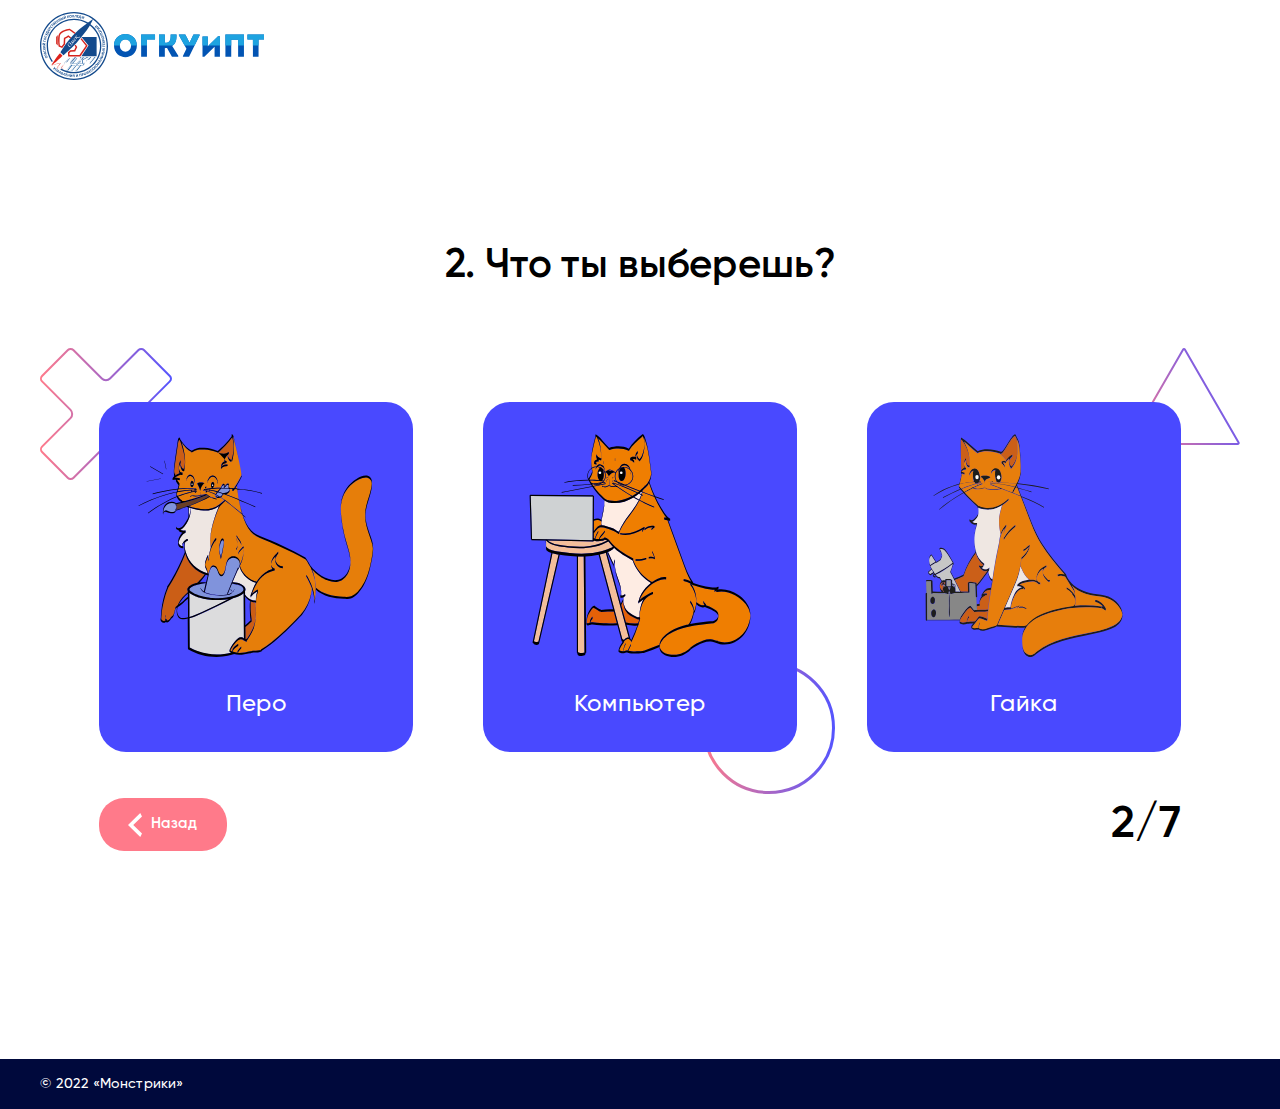
<file: questions/question-2.html>
<!doctype html>
<html lang="ru">
<head>
    <meta charset="UTF-8">
    <meta name="viewport"
          content="width=device-width, user-scalable=no, initial-scale=1.0, maximum-scale=1.0, minimum-scale=1.0">
    <meta http-equiv="X-UA-Compatible" content="ie=edge">
    <title>ПрофТест</title>
    <link rel="stylesheet" href="../fonts/gilroy/stylesheet.css">
    <link rel="stylesheet" href="style/questions-style.css">
    <link rel="icon" href="../img/ogkuipt.png">
</head>
<body>
<header>
    <div class="wrapper">
        <a href="../index.html">
            <svg viewBox="0 0 224 68" fill="none" xmlns="http://www.w3.org/2000/svg">
                <path d="M96.8663 33.5605c0-15.414-22.8663-15.414-22.8663 0 0 15.4459 22.8663 15.4459 22.8663 0Zm-17.0064 0c0-8.0255 11.1783-8.0255 11.1783 0 0 8.0892-11.1783 8.0892-11.1783 0ZM106.948 27.4777h8.089v-5.0955h-13.885v22.293h5.796V27.4777ZM124.832 44.6752V36.172c.732 0 1.433 0 2.197-.1274l4.905 8.6306h6.337v-.8917l-6.051-9.809c4.427-2.8344 4.3-7.0382 4.3-11.5923h-5.86c0 4.1719.286 8.4395-5.414 8.4395h-.414v-8.4395h-5.796v22.293h5.796ZM142.921 44.6752h6.147l10.573-21.4332v-.8598h-6.178l-3.822 8.2165h-.159l-4.204-8.2165h-6.37v.8598l7.516 13.6306-3.503 7.1975v.6051ZM174.576 34.7157v9.9595h5.356V24.3219h-1.882l-10.249 10.0174v-9.9305h-5.298v20.2953h1.853l10.22-9.9884ZM203.945 22.3822H185.41v22.293h5.828V27.6369h6.879v17.0383h5.828v-22.293ZM212.917 27.4777v17.1975h5.637V27.4777H224v-5.0955h-16.561v5.0955h5.478Z" fill="#0254B3"/>
                <mask id="a" style="mask-type:alpha" maskUnits="userSpaceOnUse" x="74" y="22" width="150" height="24">
                    <path d="M96.8663 33.5605c0-15.414-22.8663-15.414-22.8663 0 0 15.4459 22.8663 15.4459 22.8663 0Zm-17.0064 0c0-8.0255 11.1783-8.0255 11.1783 0 0 8.0892-11.1783 8.0892-11.1783 0ZM106.948 27.4777h8.089v-5.0955h-13.885v22.293h5.796V27.4777ZM124.832 44.6752V36.172c.732 0 1.433 0 2.197-.1274l4.905 8.6306h6.337v-.8917l-6.051-9.809c4.427-2.8344 4.3-7.0382 4.3-11.5923h-5.86c0 4.1719.286 8.4395-5.414 8.4395h-.414v-8.4395h-5.796v22.293h5.796ZM142.921 44.6752h6.147l10.573-21.4332v-.8598h-6.178l-3.822 8.2165h-.159l-4.204-8.2165h-6.37v.8598l7.516 13.6306-3.503 7.1975v.6051ZM174.576 34.7157v9.9595h5.356V24.3219h-1.882l-10.249 10.0174v-9.9305h-5.298v20.2953h1.853l10.22-9.9884ZM203.945 22.3822H185.41v22.293h5.828V27.6369h6.879v17.0383h5.828v-22.293ZM212.917 27.4777v17.1975h5.637V27.4777H224v-5.0955h-16.561v5.0955h5.478Z" fill="#000"/>
                </mask>
                <g mask="url(#a)">
                    <path fill="#1EA3E0" d="M65.8935 4.62885h178.344v28.952H65.8935z"/>
                </g>
                <path d="M33.9993 0C15.2225 0 0 15.2214 0 34s15.2225 34 33.9993 34C52.7762 68 68 52.7786 68 34S52.7775 0 33.9993 0Zm0 66.6805c-18.0486 0-32.68251-14.6315-32.68251-32.6832 0-18.0517 14.63121-32.68319 32.68251-32.68319 6.7067-.01044 13.2526 2.05238 18.7416 5.90603-.8014.57365-2.6078 1.86606-4.6691 3.36456-4.2475-2.55884-9.1138-3.90757-14.0725-3.90024C18.9138 6.68446 6.68432 18.9142 6.68432 34c-.00889 5.6987 1.77287 11.2561 5.09358 15.8873l1.0849-.7432C9.69266 44.7316 7.99173 39.4332 8.00112 34c0-14.3575 11.64098-25.99872 25.99818-25.99872 4.5305-.00674 8.9833 1.17641 12.913 3.43102-2.2986 1.6871-4.7274 3.5097-6.329 4.8225-1.5148 1.2436-3.2194 2.8343-4.9173 4.5282-.3544.3526-.7065.7088-1.0564 1.0686-1.1934 1.2206-2.3624 2.4669-3.4364 3.6508-.3309.3616-.6519.7187-.9629 1.0713-.6048.6781-1.169 1.3291-1.6761 1.9258-3.0622 3.6032-8.1368 11.7401-8.1368 11.7401l3.0988 3.0215s2.441-2.2485 4.7274-4.3017c2.2864-2.0532 6.8999-6.5474 8.8731-8.7553.8584-.9588 2.5061-2.898 4.3138-5.114 2.3542-2.8872 4.9824-6.2383 6.4945-8.5247.6631-.9982 1.3195-2.0939 1.9338-3.1775 3.1619 2.4255 5.7227 5.5466 7.4839 9.1213 1.7613 3.5748 2.6756 7.5071 2.6721 11.4922 0 14.3575-11.6396 25.9973-25.9968 25.9973-4.5412.0068-9.0042-1.1822-12.9401-3.4473l-.6632 1.1405c4.1381 2.3815 8.8303 3.6313 13.6046 3.6236 15.0923 0 27.315-12.2229 27.315-27.3155.0035-4.22-.9725-8.3833-2.8511-12.1621-1.8785-3.7789-4.6084-7.0702-7.9748-9.6149 1.1459-2.1021 2.0681-4.00067 2.4709-4.8442 4.2457 3.0201 7.7068 7.0126 10.0939 11.644 2.3871 4.6313 3.6309 9.7668 3.6273 14.9772 0 18.049-14.6326 32.6805-32.6812 32.6805Z" fill="#134A8C"/>
                <path d="M56.6248 44.1535V25.0901H41.4105l7.0776 8.4854-7.0776 10.578h15.2143ZM5.81098 43.9121c1.49174-.7934 2.59698 1.7169.90589 2.1698-1.48224.7798-2.57527-1.7087-.90589-2.1698Zm.21969.4828c-1.12558.2997-.54244 1.7236.46787 1.2056 1.14321-.3051.55329-1.7318-.46787-1.2056ZM6.01711 40.3414c.12205 0 .23461.3987.13562.461l-1.94875.5466 2.13589.1491c.10849.0109.11663.1357.14917.2279.03255.0922.06917.2048-.00949.2712l-1.76296 1.2205 1.94739-.5424c.13562.0122.15867.2834.17223.396.01356.1125-2.29049.7242-2.33253.6536-.13561-.1424-.29428-.6455-.12341-.8042 0-.0135 1.34392-.9682 1.39545-1.0062-.08001-.0122-1.68837-.1356-1.71956-.1533-.22783-.0189-.35259-.5424-.30648-.7214-.08815-.1017 2.2376-.6605 2.26743-.6984ZM5.32685 38.2203c.34716-.0949.47328.3757.54245.6442.35937 1.4918-2.34745 1.8986-2.53188.4163-.09086-.3702.07458-.9371.5221-.7119-.84486 1.7168 2.59155 1.2029 1.31409-.1818-.12884-.1193.05017-.1437.15324-.1668ZM5.3933 36.0207c.13561.0542.13561.3946.08543.5153-.34445.2265-1.10795.3512-.93436.9168.03797.0081.99132-.1275 1.02522-.0977.07188.1031.13562.4164.01763.495-.04475-.0095-2.33117.2712-2.37185.2414-.06781-.1058-.13562-.4177-.01763-.4936l.92758-.099c.05154-.6076-.74179-.4666-1.06998-.6862-.04882-.1696-.14781-.5751.16816-.4408.3309.1085.85436.1356 1.01709.4841.13155-.4516.77706-.6468 1.15271-.8353ZM5.32278 33.6732c.11663.0379.12747.4611.01356.5031-.20342 0-1.40765.042-1.58395.0312.20478.099 1.39138.8788 1.61107 1.0103.11799.0882.10307.3499.04204.4625-.03932.0298-2.34337.0569-2.38677.0678-.11798-.0394-.12476-.4611-.01221-.5045.20207 0 1.40766-.0421 1.5826-.0312-.19664-.099-1.39545-.8815-1.60972-1.0117-.08001-.0488-.07594-.1356-.08001-.2292-.00407-.0936-.02577-.2197.07187-.24l2.35152-.0583ZM2.36372 31.2606c.64552.0163.64958 1.1649.12883 1.3656-.30512.1248-.36208-.122-.27122-.3648.09493-.0651.24953-.0258.29157-.1804.10577-.2305-.06645-.3715-.25224-.438-.01628-.1044-.04475-.3756.10306-.3824Zm3.09874-.0977c.11256.0489.08544.4706-.03255.5032-.20206-.0177-1.40494-.0828-1.57988-.1099.19528.118 1.30866.9995 1.51615 1.15.10306.0868.09492.4313-.03526.4706l-2.34745-.1451c-.11391-.0488-.08408-.4719.03255-.5045.2007.0149 1.40494.0827 1.57852.1085-.18714-.1153-1.31137-1.0008-1.51343-1.1486-.07594-.057-.06374-.1438-.05967-.2374.00407-.0935-.00678-.2197.09357-.2319l2.34745.1451ZM3.69815 28.0465c.07458.019.19121.0203.18985.1099l-.13561.8136 1.97587.335c.11256.0624.02034.2712.00949.3824-.01763.0556-.03254.1221-.09357.1167l-2.22946-.3757c-.02186-.0014-.04314-.0077-.06235-.0182-.0192-.0105-.03588-.0252-.04886-.0428-.08272 0 .18444-1.23.1763-1.2775.03255-.0827.11663-.0542.21834-.0434ZM5.25497 25.8184c1.68024.2197 1.13101 2.9008-.50854 2.2959-1.66396-.2197-1.12016-2.8832.50854-2.2959Zm-.10171.5221c-1.43613-.3662-1.26661 1.3941.05018 1.31.93437.0502.81232-1.2788-.05018-1.31Z" fill="#134A8C"/>
                <path d="M6.7901 24.0187c.35124.0828.23732.5561.16681.8232-.40684 1.4837-2.97262.5425-2.42204-.8476.09764-.3688.51397-.7865.80011-.3743-1.56632 1.1026 1.69651 2.2974 1.2395.4693-.05425-.1641.11663-.1045.21562-.0706ZM7.08031 22.4863c.30513.2848.56008.6089.36344 1.0117-.0556.1112-.13561.2956-.27936.2712-.09357-.0339-.3336-.0814-.32682-.1953.19257-.1356.27122-.3621.06238-.5356-.07459-.0231-2.01249.1979-2.00028.0732.01085-.1492.09086-.472.28343-.4665.34988-.0109 1.01438-.0543 1.35612-.0434-.27122-.2143-.73909-.6781-.9981-.9141-.09493-.0908.06644-.5017.19256-.495.02263.0121.04322.0277.06103.0461l1.2856 1.2477ZM9.50235 20.3761c.08679.0746-.05018.2401-.08544.3228-.04882.2183-.54245-.1872-.63602-.1899l-.73909 1.4796c.05832.0732.67806.2224.53296.3946-.0434.0787-.09493.2875-.20749.2631l-.79875-.3987c-.12477-.0393-.03391-.1587 0-.2319-.33497-.5858-.93166-.8706-1.49852-1.2721-.08408-.0596-.12747-.1098-.08272-.2034.8964-1.8064.32276-1.2693 2.48713-.3363.05017-.0732.09628-.316.23054-.2265l.7974.3987Zm-2.74479-.4678-.25902.5194c.4882.3499 1.01709.6129 1.30052 1.1256l.45023-.9005-1.49173-.7445ZM10.0353 18.0219c.3255.0149 0 .4068-.11663.4977 0 .0122-.54244-.1207-.55736-.1221l-.48685.7961c.01356.0203.36209.4136.36073.4285 0 .1505-.21291.5737-.36615.2984l-1.47818-1.8051c-.11391-.1139.21834-.6455.36616-.5872l2.27828.4937Zm-2.15081.0217.71739.8516.36751-.6021-1.0849-.2495ZM9.96614 15.4859c.56826.3621.39866 1.0401 0 1.4782l.64416.4638c.0678.1356-.1478.3634-.2617.4204-.0421.0081-1.80503-1.3033-1.843-1.3196-.02094-.0113-.03909-.0271-.05313-.0463-.01404-.0192-.02361-.0414-.02803-.0647-.00442-.0234-.00356-.0475.0025-.0705.00606-.023.01718-.0444.03255-.0626.3214-.4773.853-1.3059 1.50665-.7987Zm-.27936.4488c-.30649-.2508-.56415.057-.71603.3079l.67806.4923c.22376-.2346.36889-.5967.03797-.8002ZM12.4004 14.6667c.2956.2062.0162.6035-.1478.8273-.9195 1.2314-2.96452-.5872-1.9407-1.6789.2265-.3079.7676-.5425.8815-.0543-1.86057.4489.7323 2.7598.9805.8924.0109-.1722.1478-.0543.2265.0135ZM12.4085 11.9083c.0502.0556.1438.1235.0977.1953l-.4367.4489 1.4443 1.3874c.0542.0867-.0611.1668-.1167.2386-.0556.0719-.1464.1777-.2346.1275l-1.4388-1.3873-.4313.4489c-.1152.0515-.2875-.1533-.3132-.255 0-.0393 1.2205-1.2639 1.2286-1.2938.0705-.0515.1424.0407.2007.0895ZM15.0692 11.5571c.5764.6347-.3268 1.3819-.8299 1.702-.0977 0-1.6274-1.6925-1.6152-1.7888.1356-.24.6103-.6035.83-.7486.4611-.3214 1.1201.2197.8476.7228.1194-.0786.2637-.1106.4052-.0898.1415.0207.2705.0928.3623.2024Zm-1.1866-.339c-.2251-.2713-.5112.0298-.6943.202l.4326.4787c.1993-.164.514-.4258.2617-.6807Zm.8137.7024c-.2712-.3159-.6076.0516-.8232.2523l.4747.5235c.1993-.1858.6238-.4774.3431-.7758h.0054ZM16.8905 10.8207c.042.0624.1193.1356.0624.2021l-.9832.7757c-.1682.2929-1.4402-1.7074-1.5501-1.7399-.2522-.20211.9344-.85713.9968-.9819.1071-.04068.3065.21699.2441.31056l-.6984.54246.3729.47738.5913-.46246c.0746-.04069.1356.05289.179.10716.0434.0542.118.1356.0597.1966l-.5913.4652.4285.5424.7052-.5506c.0773-.0352.1329.0597.1831.1153ZM18.903 9.60696c.0176.14511-.2645.29021-.3906.30242-.0461 0-.556-.83539-.5872-.85844l-.773.51533c.0095.03526.5791.82993.5669.87063-.0583.1126-.3038.316-.4299.2455-.0122-.0421-1.3209-1.93795-1.31-1.98813.0597-.11256.3038-.31734.4285-.24411l.5058.75809.7744-.51534-.5072-.75808c-.0176-.14647.2644-.28886.3919-.30242.0488.00813 1.2978 1.94743 1.3304 1.97455ZM21.0267 8.41626c0 .14646-.2889.27123-.415.27123-.0448-.00678-.4841-.88014-.5113-.90455l-.8136.44753c0 .03526.5058.87607.4909.91675-.0692.10714-.3296.28886-.4503.2075-.0081-.04476-1.1499-2.04508-1.135-2.0939.0691-.10578.3295-.29021.4488-.20613l.4381.79877.8136-.44753-.4393-.79877c0-.14647.2888-.27123.4149-.27123.0489.0122 1.127 2.0505 1.1582 2.08033ZM22.8045 6.79159c.2441.53026-.1112.97101-.64 1.16765-.1465.01356-.6578.4204-.7432.14646l-.8937-2.07626c-.0108-.02984 0-.05153.0285-.07459.1031-.05967.3295-.2197.4353-.12476l.339.78792c.5032-.25767 1.2124-.47194 1.4741.17358Zm-.4597.24411c-.1492-.39871-.575-.20207-.8625-.06509l.3119.72554c.2943-.10985.7174-.28751.5506-.66045Zm1.4999.13562c0 .12612-.3811.2875-.4652.20071l-.9303-2.16984c0-.12612.3811-.28886.4652-.20071l.9303 2.16984ZM26.2328 6.38882c0 .12341-.4068.2536-.4787.15595-.0597-.19528-.4407-1.33716-.4801-1.51074-.0379.22512-.4475 1.58398-.5112 1.83215-.0434.12748-.3662.24682-.4516.13562l-.7228-2.23629c0-.12477.4068-.25225.48-.1546.0597.19257.4394 1.33716.4801 1.50803.0393-.21698.4489-1.58805.5126-1.8308.0244-.09221.1112-.11256.198-.13561.0868-.02306.2034-.08679.2509 0l.7228 2.23629Zm-1.2286-2.84791c.3431.80284-1.5989 1.09712-1.2477.30513.3798-.20478.2523.1112.5425.13561.2549.01357.3214-.19799.316-.39463.0854-.05154.3268-.17902.3892-.0434v-.00271ZM29.3573 5.69583c-.0407.14239-.3811.17087-.5058.13561-.2563-.32141-.4516-1.07-.9995-.84488l.1967.97507c-.0339.14375-.3553.16545-.4747.13562-.0434-.02577-.4638-2.29732-.4841-2.33394.038-.13561.3566-.16409.4773-.13561.0367.02034.1845.9154.2021.9493.6089 0 .396-.78249.5845-1.12967.1641-.06509.5587-.20071.4529.12748-.0759.33904-.0501.86251-.3878 1.05644.4665.08137.7174.69842.9384 1.06458ZM31.6614 4.19321c.3865 1.64908-2.3204 2.07491-2.3298.32277-.3757-1.63145 2.3094-2.05457 2.3298-.32277Zm-.5221.08951c-.1628-1.47278-1.7494-.69706-1.2111.50584.2794.89099 1.4809.31056 1.2111-.50584Z" fill="#134A8C"/>
                <path d="M34.0047 5.31204c-.0352.11798-.4597.13561-.5031.01763l-.0678-2.00303-.5343.01762c-.1437.77165.0285 2.15086-1.0144 2.13323-.0651-.0312-.0569-.11121-.0637-.18444-.0583-.46245.3621-.04475.457-.93303.1519-.34717-.0407-1.18121.2807-1.41853.0407 0 1.3561-.08137 1.3263-.00678.029.03279.0441.0756.042.11934l.0773 2.25799ZM36.4254 5.4151c-.0447.11392-.4692.09087-.5017-.02576l.1017-1.99897-.533-.02712c-.2115.75402-.1424 2.07355-1.1432 2.04914-.1085 0-.1003-.10985-.0976-.198-.019-.46651.3648-.01491.5356-.89099.179-.33225.0597-1.1812.4069-1.39005.0393.00949 1.3561.03526 1.3222.10578.0252.0354.0363.07891.0312.12205l-.1221 2.25392ZM38.3999 5.5236c-.0135.07458-.0135.18172-.099.18714l-1.2381-.15053c-.3268.08679.1994-2.22544.1451-2.32579-.0339-.32141 1.2666.05967 1.3995.01627.1044.04747.0611.37023-.0502.39328l-.8801-.11798-.0759.60213.7445.09493c.08.02441.0542.12883.0488.20207-.0054.07323-.0135.17901-.0976.18036l-.7445-.09493-.0895.69571.8882.11256c.0814.02441.0529.13019.0488.20478ZM40.8762 6.81058c-.0515.10307-.2454.01356-.3349 0-.2238.00949.0406-.57501.0203-.66316l-1.6192-.33496c-.0556.07458-.0407.71333-.2455.61569-.0868-.0217-.301-.01763-.3078-.13562l.1817-.86793c.0068-.13562.1451-.07324.2238-.05832.48-.47465.6034-1.12424.8462-1.7752.0366-.09628.0732-.15053.1749-.13561 1.9773.40684 1.31-.01356.9629 2.3163.0827.03119.3295.01356.278.16545l-.1804.87336Zm-.2522-2.77197-.5682-.11798c-.213.56144-.3323 1.14052-.7554 1.54601l.9859.20342.3377-1.63145ZM44.0563 7.10893c-.099.11121-.3594-.03797-.4733-.08679-.1613-.37159.1831-1.17442-.4475-1.24766l-.2983.94931c-.0516.0895-.1723.0217-.2618 0-.0895-.0217-.2224-.04882-.2088-.15054l.2983-.9493c-.5641-.30106-.7363.55467-1.0849.76622-.1763-.02305-.6089-.10306-.3512-.33768.2482-.29292.4855-.82318.9208-.82725-.3444-.26173-.2278-.872-.2305-1.25443.0746-.10443.5004.03254.4922.17358.0177.36345-.1546 1.0239.3757 1.08492l.2848-.88963c.0488-.08951.1708-.01763.259 0 .0881.01763.2224.04882.2115.15053l-.282.88285c.5316.28479.693-.50991 1.0089-.72147.1763.02306.5859.09358.3404.3309-.2183.27123-.4312.74046-.8231.74724.3729.30785.2535.94795.2698 1.3792ZM14.2393 57.1427c-.6957.5614-1.8104-.2292-.9669-.5886.0651.2278.259.3784.4936.2346.0475-.0637.4665-1.9962.5818-1.9447.1356.0583.4244.2414.3553.4245-.1031.339-.2713.9913-.4069 1.3168.2916-.1844.891-.4882 1.2016-.6605.1193-.0623.461.2279.4068.3459-.0196.0178-.0415.0328-.0651.0447l-1.6002.8273ZM16.2518 59.5037c-.1031.0705-.4462-.1858-.4069-.3051l1.2083-1.6274-.7526-.5587-1.2083 1.6274c-.1058.0678-.4475-.1872-.4069-.3065.114-.0394 1.4063-2.1699 1.584-1.8796 2.0382 1.5432 1.5622.6523-.0176 3.0499ZM19.1742 59.3654c-.3309.5981-1.0266.4719-1.4917.1017l-.4272.6781c-.1275.0773-.377-.1248-.4421-.236-.0122-.0461 1.2015-1.9162 1.2124-1.9555.0099-.022.0245-.0414.0429-.057.0183-.0155.04-.0268.0632-.0329.0233-.0061.0476-.0069.0713-.0024.0236.0045.0459.0143.0653.0285.5004.2957 1.3738.7798.9059 1.4755Zm-.4733-.2536c.2333-.3268-.0949-.5669-.3594-.7038l-.4529.7201c.2522.2088.6252.3322.8123-.0163ZM20.4042 61.7997c0 .3309-.4177.0244-.5126-.0882-.0109 0 .0909-.5533.0909-.5709l-.8341-.4462c-.0203.0149-.3973.392-.4068.3906-.1532.0081-.5926-.1804-.3241-.3526l1.7318-1.6043c.1098-.1234.6672.1831.6183.3349l-.3634 2.3367Zm-.1519-2.1698-.8137.7784.6306.3349.1831-1.1133ZM22.7272 62.2052c-.3458.7987-1.413.2712-1.9189-.0556-.0461-.0882.8829-2.2105.9778-2.239.2794.0298.8137.3105 1.0374.4543.4896.2916.2713 1.1256-.3132 1.0849.1222.0777.2117.1974.2517.3365.0399.1392.0276.2882-.0348.4189Zm-.4868-.1967c.179-.381-.3024-.5424-.5777-.655l-.2862.6564c.2523.1112.6984.3824.8639-.0014Zm.3119-1.0415c.16-.3228-.2427-.4584-.4774-.556l-.2617.5994c.2278.1153.6021.297.7323-.0434h.0068ZM24.7804 63.6644c-.0759.0976-.4841-.0434-.4828-.1668l.6659-1.9217-.5113-.1776c-.4204.678-.7241 1.9786-1.6924 1.6735-.1505-.0462-.0163-.2577.0095-.3486.0257-.0556.0502-.1166.1139-.0949.6781-.0692.8286-1.0619 1.1934-1.6152.0515-.1017.0949-.1532.1993-.1193l1.169.4068c.3363-.0325-.6998 2.2607-.6645 2.3638ZM26.9014 64.1011c-.0244.0718-.0393.1803-.1248.1736l-1.2205-.3228c-.3404.0447.4964-2.2105.4557-2.319.0095-.3269 1.2639.2292 1.4036.2048.099.061.0122.3797-.1018.3878l-.8706-.2305-.1573.5953.7364.194c.0786.0352.0366.1356.023.2102-.0135.0745-.0379.1776-.1234.1681l-.735-.1939-.1817.6862.876.2319c.076.0366.0339.1397.0204.2143ZM29.3587 64.7154c-.0895.118-.3974.0244-.4977-.0556-.0312-.0353.1844-.9995.179-1.0374l-.9262-.1723c-.0177.0326-.1655 1.0131-.2035 1.0334-.122.0407-.4434.0163-.4855-.1248.0204-.0393.4069-2.3434.4503-2.3719.122-.0393.4461-.0162.4855.1248l-.1682.91.9262.1709.1682-.9087c.0895-.1193.3973-.0244.4977.0556.0298.0434-.4312 2.334-.4258 2.376ZM32.0791 65.0124c-.0529.1126-.4801.0719-.5086-.0488.0231-.2048.1275-1.4213.1614-1.5989-.0665.0922-.1356.1953-.217.2834-.1519.099-.9872 1.4362-1.2395 1.2694-.0908-.0177-.2278 0-.2332-.1045l.2264-2.3719c.0543-.1139.4815-.0718.5099.0489-.0217.2034-.1356 1.4212-.16 1.5961.1234-.1857 1.0551-1.2978 1.2124-1.4917.0597-.076.1478-.0597.2427-.0529.095.0068.2224 0 .2319.1017l-.2264 2.3692ZM34.5011 65.0626c-.0678.1288-.3865.0854-.4991.0285-.0339-.0299.0109-.9412 0-.9765-.6048-.1356-.6672.5167-.834.9249-.0271.0651-.0881.0746-.16.08-.156 0-.5099.0502-.3594-.2088.1424-.2984.2292-.8259.5818-.9493-.6957-.1356-.6157-1.1853.0461-1.3168.2631-.057.9222-.0923 1.2083 0 .0159.0161.028.0355.0355.0568.0075.0213.0102.0441.0079.0666l-.0271 2.2946Zm-.4869-2.0641c-.2969-.0081-.7621-.0542-.7458.354-.019.4068.4421.3838.7377.377l.0081-.731ZM38.1721 64.7873c-.0298.1207-.4543.1654-.5072.0515-.0176-.2048-.1546-1.4185-.1573-1.5975-.0841.2142-.7798 1.4755-.895 1.7087-.0583.118-.2441.0963-.3513.1072-.2454.1681-.3064-2.3977-.3702-2.4411.0298-.1234.457-.1641.5099-.0529.0176.2034.1519 1.4199.156 1.5962.084-.2061.7797-1.4796.895-1.7061.0434-.0867.1356-.0881.2265-.1003.0908-.0122.2197-.0434.2482.0542l.2454 2.3801ZM41.7034 64.0929c-.0149.1248-.4326.217-.5004.1126l-.4421-1.9786-.9153.2048.4421 1.9854c-.0163.1247-.434.2156-.5004.1112.0447-.1112-.7242-2.4818-.3879-2.4262 2.5048-.5519 1.5202-.7716 2.304 1.9908ZM43.5057 61.7916c.2374.6414-.3146 1.0849-.9004 1.1988l.2359.7676c-.0244.1478-.3417.2047-.4678.1817-.0434-.0231-.6645-2.1698-.6876-2.197-.0098-.022-.0146-.046-.0141-.0702.0005-.0241.0063-.0479.0171-.0695.0108-.0216.0262-.0406.0451-.0556s.041-.0256.0645-.0311c.5506-.1886 1.4876-.5344 1.7073.2753Zm-.5004.1925c-.0949-.3905-.4909-.2983-.7675-.1885l.2508.8137c.3201-.0542.6578-.2549.5167-.6252ZM46.1515 61.2599c.8137 1.5149-1.7317 2.6391-2.1982.9263-.7947-1.5013 1.7263-2.6174 2.1982-.9263Zm-.4895.2252c-.5425-1.4009-1.8986-.2265-1.0537.8136.5072.7975 1.5324-.084 1.0537-.8136Z" fill="#134A8C"/>
                <path d="M48.7458 59.9011c.2943.5167.0135 1.074-.4801 1.3493.099.1967.2414.3337-.0583.4408-.2631.1817-.2902-.0149-.3919-.2102-1.1934.716-2.0993-1.1297-.8801-1.7169-.1045-.2075-.2292-.3078.0651-.4258.2712-.1709.278-.0095.3851.1939.5085-.259 1.1134-.1885 1.3602.3689Zm-1.6274.2034c-.6333.3323-.1098 1.3562.5262 1.028l-.5262-1.028Zm1.1785.0502c-.0275-.0694-.0693-.1321-.1227-.1842-.0535-.052-.1173-.0921-.1874-.1178-.07-.0256-.1447-.0361-.2191-.0308-.0744.0053-.1469.0263-.2126.0616l.5262 1.0279c.0652-.0341.1228-.0811.1693-.1382.0465-.0571.0808-.1231.101-.1938.0202-.0708.0257-.145.0163-.218-.0094-.073-.0335-.1433-.071-.2067ZM50.9902 59.8373c.0352.0678.1044.1519.0407.2102l-1.0755.6673c-.202.278-1.2652-1.8783-1.3723-1.9231-.2319-.2319 1.036-.7621 1.1133-.8801.1126-.0298.2848.2509.2116.3404l-.7649.4747.3241.5221.6469-.4069c.0787-.0325.1248.0678.1682.1275.0434.0597.1044.1505.0379.2048l-.6468.4068.3756.6049.7703-.4788c.08-.0366.1261.0692.1709.1302Z" fill="#134A8C"/>
                <path d="M52.6826 58.4215c.2373.2713-.1356.5967-.3567.7744-1.2205.9751-2.7597-1.3304-1.4768-2.1414.3011-.2441.891-.3377.8788.1709-1.9406-.0339.0163 2.8954.735 1.1256.0543-.1722.1546-.0149.2197.0705Z" fill="#134A8C"/>
                <path d="M54.3588 57.045c.2563.2604-.0963.6062-.2997.7974-1.1446 1.0592-2.8479-1.1323-1.6274-2.0342.2821-.2712.8652-.4068.8883.1085-1.9379.1031.221 2.8873.8137 1.0714.0434-.1655.1586-.0299.2251.0569ZM56.4011 55.5302c.0515.1126-.255.4069-.3662.3553-.1356-.1505-1.0008-1.0171-1.1133-1.1568.0284.1099.0569.2333.0759.3486l.2821 1.5473c.023.1465-.1695.2713-.2712.3418-.0061.0052-.0132.0091-.0208.0115-.0077.0024-.0157.0033-.0237.0025-.008-.0007-.0157-.0031-.0227-.0069-.0071-.0038-.0133-.009-.0183-.0153-.019-.0393-1.6789-1.6911-1.6761-1.7413.0434-.1207.2441-.3688.381-.3241.1356.1478 1.0008 1.0185 1.1134 1.1555-.061-.2143-.3051-1.645-.3567-1.8986-.0176-.0936.0516-.1506.1167-.2184.0651-.0678.1464-.1695.2291-.1112l1.6708 1.7101ZM57.4236 52.5101c1.4199.9669-.3092 3.1408-1.5188 1.8389-1.3982-.9615.3159-3.1178 1.5188-1.8389Zm-.3309.4258c-.8001-.8679-1.8036.3241-.8584.99.811.8828 1.8185-.3201.8584-.99ZM59.8362 51.2461c.0691.1357-.1465.3689-.2618.4272-.0447.0122-.8272-.5913-.8638-.6021l-.5425.7676c.0217.0298.8476.5777.8503.6211-.0136.1275-.1736.4068-.3187.3865-.0271-.0353-1.9501-1.3562-1.9582-1.4118.0163-.1274.1736-.4068.3187-.3865l.7526.5425.5425-.7676-.7527-.5424c-.0691-.1357.1465-.3689.2617-.4272.0489-.0095 1.9312 1.3792 1.9719 1.3927ZM61.1611 48.8376c.3309.0122.0068.4191-.1112.5072 0 .0122-.5425-.1153-.5669-.1166l-.4828.8137c.0136.0203.373.4136.3716.4299 0 .1519-.2075.5831-.3661.3065l-1.527-1.8091c-.1167-.1139.2142-.6578.3648-.6008l2.3176.4692Zm-2.1793.0529.7391.853.3648-.6157-1.1039-.2373ZM62.3436 46.7071c.0882.0868-.1003.4747-.2224.4584l-1.8294-.8869-.236.4868c.6198.4964 1.8783.9493 1.4606 1.8769-.0624.1451-.2577-.0135-.3445-.0501-.0529-.0326-.1098-.0638-.0813-.1235.0122-.678-.9561-.9493-1.4619-1.3764-.095-.0638-.1356-.1126-.0963-.213l.5424-1.112c.0082-.3363 2.163.9615 2.2688.9398ZM62.5674 44.0911c.5628.2034.6224.7757.3838 1.3005-.0977.114-.179.8137-.4408.6781-.0339-.0271-2.1386-.8204-2.1576-.8679-.0095-.1288.0719-.4367.2157-.453l.7987.3174c.1749-.5588.5303-1.2626 1.2002-.9751Zm-.1533.5045c-.4068-.1872-.5641.3024-.678.6103l.7445.2942c.1288-.297.3417-.7553-.0665-.9045ZM63.9994 42.0474c.1072.1017-.0217.3973-.1125.4868-.038.0272-.9724-.2942-1.0117-.2929l-.2712.9019c.0298.0203.9873.2712 1.0035.3159.0271.1262-.0339.4435-.179.4693-.0366-.0244-2.2823-.6673-2.3054-.7134-.0258-.1261.0326-.4448.1777-.4678l.8855.2712.2712-.9019-.8855-.2712c-.1071-.1017.0217-.396.1112-.4882.0461-.0258 2.2728.6903 2.3162.6903ZM63.7974 39.4395c.5831.1017.7458.651.6062 1.207-.0733.1288-.0285.7893-.3065.7038-.0393-.0203-2.2512-.4272-2.2783-.4706-.0325-.1234-.0068-.4421.1356-.4827l.8544.1722c.0664-.5628.2997-1.2843.9886-1.1297Zm.9113-.6523c.1098.0665.0203.4828-.1004.5031l-2.3406-.4692c-.1085-.0692-.0204-.4841.1017-.5045l2.3393.4706Zm-.971 1.1758c-.4177-.1044-.5004.3634-.5506.6781l.7852.1586c.076-.3065.1722-.7662-.2346-.8367ZM64.8579 36.2973c.3078-.1722.183.3784.1098.5072-.042.0258-.9493.3716-.9954.3933l.8544.5642c.1193.1017.0474.4068-.0095.5289-.0936.061-1.0944-.7364-1.1961-.7771-.1221.0217-1.169.5424-1.2653.4679-.0217-.1357-.0352-.4666.1085-.5425l.8761-.3512-.7839-.5167c-.1207-.095-.0461-.3947 0-.514.1085-.0665 1.0239.6781 1.131.7187l1.1704-.4787ZM62.8155 33.1605c.076 0 .1913-.0094.2089.076v.632l2.0342.0081c.1003.0258.0718.1641.0813.2577-.0108.0922.0163.2319-.0827.2563l-2.0342-.0082c-.0203.0434.0461.6944-.0501.6862-.099.019-.3323.0624-.3716-.0569l.0081-1.7766c.0122-.0868.1289-.0691.2061-.0746ZM64.8104 31.2863c.0773 0 .1844-.0217.2048.0624l.08 1.264c.1492.3092-2.2539.2251-2.3434.2983-.3146.0949-.1817-1.2721-.2495-1.3968.0271-.1126.3566-.1356.4-.0244l.0556.8977.6144-.0393-.0475-.7594c.0081-.0855.118-.0787.1912-.0882.0732-.0095.1817-.0203.1994.0638l.0474.7594.7093-.0434-.057-.9059c.0095-.0868.1207-.0787.1953-.0882ZM64.527 28.9538c.259-.2414.2712.3227.2278.4665-.0353.0352-.8354.5872-.8747.6184l.9642.3458c.1356.0692.1438.3852.1166.5153-.0773.0814-1.2395-.4556-1.3466-.4705-.1139.0501-1.0049.8136-1.1174.754-.0543-.1261-.1451-.4448-.0244-.5533l.7675-.5493-.8828-.316c-.1356-.0637-.1356-.3729-.1166-.5004.0895-.0908 1.1554.4137 1.2693.4286l1.0171-.7391ZM64.1445 26.4937c.1438.038.175.358.1357.4815-.0204.042-.9941.2156-1.0266.2346l.1993.9221c.0366 0 .9981-.2386 1.032-.2115.0841.0963.1858.4068.0719.4963-.0447 0-2.319.5276-2.3624.4977-.084-.0976-.1871-.4068-.0718-.495l.9045-.1952-.1993-.9222-.9046.1966c-.1437-.0366-.1749-.358-.1356-.4814.0231-.0434 2.3176-.5018 2.3569-.5235ZM62.1348 24.0269c1.5731-.6889 2.4952 1.9325.7499 2.2648-1.5582.6726-2.4736-1.9271-.7499-2.2648Zm.1858.5045c-1.1609.217-.6862 1.7019.381 1.2544 1.1785-.2156.6957-1.7087-.381-1.2544ZM62.4019 21.419c.1248-.0068.2862.3919.1926.4733l-1.8836.7635.2034.5018c.7838-.1288 1.965-.7581 2.3732.1722.0637.1424-.1831.1817-.2712.2224-.0584.0163-.1207.038-.1465-.023-.4977-.4652-1.3453.0746-2.0016.1641-.1099.0285-.1777.0298-.2224-.0705l-.4638-1.146c-.2414-.236 2.1657-.9642 2.2199-1.0578ZM59.9962 19.3292c1.4334-.9493 2.7895 1.4768 1.1283 2.102-1.4199.9303-2.7665-1.4741-1.1283-2.102Zm.2712.4651c-1.1066.4069-.3838 1.7929.5899 1.1704 1.1175-.4136.3933-1.8023-.5913-1.1649l.0014-.0055ZM58.1424 18.2551c.0691-.0339.1613-.1112.2183-.042l.4353.7133 1.7358-1.0578c.1451-.0163.2374.2509.2889.3607.0081.034 0 .0597-.0217.0774l-1.9555 1.1934c-.0164.0134-.0357.0231-.0563.0282s-.0421.0055-.0629.0012-.0404-.0132-.0573-.026c-.0169-.0128-.0308-.0293-.0405-.0482l-.6238-1.0225c-.0272-.0828.0556-.118.1397-.1777ZM58.6401 15.0722c.1193-.0339.3702.3133.2969.415-.1695.1166-1.1554.8368-1.31.9276.2292-.0339 1.6681-.0556 1.9284-.0705.1356 0 .3499.2712.2713.3933l-1.9393 1.386c-.1234.0366-.2143-.1858-.2807-.2713-.0271-.0515-.0638-.1098-.0163-.1491.1668-.1167 1.1568-.8354 1.3087-.9263-.2211.0299-1.6721.0556-1.9271.0692-.0963 0-.1424-.0733-.198-.1478-.0556-.0746-.1464-.1696-.0759-.2428l1.942-1.3833ZM54.6992 15.2363c.5668-.5614 1.607.8137.8313 1.0849-.4272-.3078-.0583-.2888-.1356-.598-.0868-.2441-.3106-.2238-.4923-.1356-.0922-.0651-.3051-.2414-.2034-.3513Zm2.1806-2.2634c.1153-.0447.396.2794.3323.3865-.1587.1356-1.0782.9358-1.2206 1.0402.3079-.0393 1.6871-.2509 2.0098-.2211.0787.076.2875.236.2116.3499l-1.8077 1.5515c-.118.0461-.396-.2821-.3336-.3879.1559-.1356 1.0849-.9357 1.2205-1.0388-.217.0475-1.6599.2021-1.9122.2373-.0949.0122-.1478-.0597-.2115-.1356-.0638-.0759-.16-.156-.0963-.236l1.8077-1.546Z" fill="#134A8C"/>
                <path d="M24.2244 52.4979c-.0253-.0245-.0591-.0382-.0943-.0382-.0351 0-.0689.0137-.0942.0382-.0312.0271-.0882.0813-.1641.1546-1.0442.9059-5.0719 3.3903-6.4606 3.2954-.0786 0-.1776-.0244-.2007-.0814-.1356-.3377.9819-1.546 1.7969-2.4275.815-.8815 1.5148-1.645 1.5785-2.041.0077-.043.0042-.0872-.01-.1285s-.0388-.0783-.0713-.1075c-.3784-.3363-2.2648.1546-5.3282 1.0022-1.2829.3553-2.5062.6944-3.1571.8002 1.0849-.7039 3.6141-2.8222 5.2197-4.177 1.8593-1.569 5.3174-4.9445 5.3174-4.9445l-2.5129-2.5916c-1.2449.8774-4.5091 5.7297-5.0909 6.5244-.514.7025-3.2357 4.5676-3.4052 5.289-.0101.0179-.0157.0379-.0163.0583 0 .036.0143.0705.0397.0959.0254.0255.0599.0398.0959.0398h.0244c.5099 0 1.9257-.392 3.5612-.8449 1.7847-.4937 4.7641-1.3182 5.0692-1.0673-.0556.3214-.8286 1.1595-1.5094 1.8986-1.272 1.3792-2.0342 2.2498-1.8497 2.7123.0596.1519.2047.236.4326.2536h.103c1.1677 0 3.5693-1.3033 5.1926-2.3706-.6645.7188-1.3208 1.5311-1.3317 1.9475-.0027.0452.0038.0906.0192.1333.0154.0427.0393.0817.0703.1148.0753.0748.1653.1331.2642.1714.099.0383.2048.0557.3108.0511.5221 0 1.0849-.3554 1.1215-.3771.016-.0091.03-.0214.0411-.0361.0111-.0147.0191-.0315.0234-.0493.0044-.0179.0051-.0365.0021-.0547-.003-.0181-.0097-.0355-.0197-.051-.01-.0155-.023-.0288-.0382-.0391-.0153-.0103-.0325-.0174-.0506-.0208-.0181-.0034-.0367-.0031-.0546.0008-.018.004-.035.0116-.0499.0224-.0095 0-.9642.5967-1.3562.1939-.0098-.0158-.0141-.0344-.0122-.0528.0122-.4842 1.4253-1.9963 2.4221-2.947.0718-.0637.1356-.1207.179-.1695.0212-.0256.0322-.0582.031-.0915-.0013-.0332-.0147-.0649-.0378-.0888Z" fill="#DE211A"/>
                <path d="M27.81 32.3835c0-.8463.5221-1.6532 1.2042-1.8593.6605-.1994 1.4118.1247 1.9203.8286.6292.8679.7052 1.862.2048 2.6553-.5954.9493-1.7142 1.1188-2.4492.2713-.4502-.5154-.7106-1.1975-1.0564-1.8037l.1763-.0922Zm2.3054 1.8023c.6781 0 1.0849-.5032.9642-1.2206-.1492-.8692-.7025-1.4524-1.4592-1.8158-.693-.3323-1.447.1708-1.4917.9343-.057.9304 1.0605 2.1075 1.9921 2.1021h-.0054ZM33.5559 31.1602l-1.4375-.8964c.198.4204.4394.7405.4855 1.0849.0461.3445-.0841.7459-.1722 1.1134-.0621.026-.1287.0394-.196.0394s-.1339-.0134-.196-.0394c-.0868-.0705-.1356-.3594-.0935-.3878.6984-.4706.198-.9575.0176-1.4172-.1099-.278-.3078-.5208-.5289-.8829-.0597.3418-.0949.5425-.1356.75l-.2387-.0231c.0394-.372.1023-.7412.1885-1.1052.0136-.0475.4069-.0665.5574.0189.4611.2604.8896.5778 1.367.8978-.0543-.933-.8029-1.7047-.5127-2.6051l.2184-.0475 1.4008 1.9664.114-.7093h.2102c-.0317.3689-.0633.7387-.095 1.1094-.1925-.019-.4543.0339-.5641-.0719-.2875-.2712-.5086-.6225-.8639-1.0849.2469.8259.4462 1.4917.6442 2.159l-.1695.1315ZM36.1732 25.1742c.6374.0773 1.1147.1234 1.588.198.4421.0691.8815.2373 1.3195.2332.3363 0 .7662-.1464.3607-.6658-.061-.0787.0068-.2577.015-.3893.1356.057.3905.1248.3865.1682-.0339.3309-.0163.7432-.2048.9697-.4679.5614-1.1337.4515-1.763.2875-.5072-.1357-1.0049-.3079-1.5337-.472-.0502.67.9967.9263.4068 1.7481l-1.4768-1.9976-.1641.636-.1804-.0312.1953-1.3019.1844-.0461.7066.8232c-.0597-.4692-.1275-.8137-.1356-1.1582-.0116-.2414.0296-.4826.1207-.7065.0528-.1193.2712-.1655.4068-.2455.0122.1553.0122.3113 0 .4665-.061.5303-.16 1.0578-.2319 1.4837ZM35.864 27.123c.0827.1532.122.1912.122.2291-.0067.5968-.0244 1.3223-.6536 1.4918-.6292.1695-1.0008-.4624-1.2626-.9981-.2929-.6021-.5031-1.2273-.023-1.8335.1085-.1356.3214-.2034.5004-.2618.0407-.0135.2088.1872.1966.2075-.0812.1471-.196.273-.3349.3675-.4489.2319-.3743.5642-.2007.9087.0867.2063.2172.3914.3824.5424.2503.1629.515.3027.7906.4177l.3079-.6998c.042-.1003.0867-.1871.1749-.3715Z" fill="#fff"/>
                <path d="m40.468 27.0457 1.0849-.8707 6.1215 7.4588-7.3623 10.974H28.13l-.1681-4.2719 2.1793-2.0044 4.0982-.2617 1.3656-2.993-1.1921-1.6274 1.2504-.8028 1.5975 2.3719-2.0627 4.4468-4.4467.3187-1.3263 1.2598.1153 2.0627h9.92l6.3928-9.4157-5.3852-6.6451ZM19.7994 24.7022c-.0882 1.6274-.5859 4.7872.0827 8.6794l1.8158.7933 1.9257-2.3176.2563-5.8993s1.9474-.7947 4.4454-2.7272l2.8479 2.2784c-.3309.3616-.6519.7187-.9629 1.0713l-1.8986-1.4836s-1.6558 1.2395-2.9929 1.6748l-.2306 5.544-2.936 3.6331-3.5733-1.5691s-1.0754-8.0501 0-11.2764c1.0754-3.2262 3.6615-4.1552 5.3173-4.8238 1.6558-.6686 5.1723-1.8891 6.1324-1.3941.6916.3567 3.9043 2.6486 5.6401 3.8976-.3544.3526-.7065.7088-1.0564 1.0686 0 0-4.4752-3.1354-4.9919-3.5138-.5167-.3783-5.3173.9887-7.4098 2.296-2.0925 1.3073-2.3271 2.4411-2.4112 4.0684ZM16.1351 24.9341v6.7225l1.588 1.744V22.8999l-1.588 2.0342Z" fill="#D5241D"/>
                <path d="M33.3958 46.1579h-3.9232l-3.3537 4.1457h3.9233l3.3536-4.1457Zm-6.5337 4.0101 3.134-3.8745h3.119l-3.134 3.8745h-3.119Z" fill="#134A8C"/>
                <path d="m29.3207 44.9373-5.4069 6.6845h6.6193l5.4068-6.6845h-6.6192Zm.0705.1357h5.6117l-5.1886 6.4132h-5.6102l5.1871-6.4132Z" fill="#134A8C"/>
                <path d="m31.5976 51.7764-5.3512 6.6166h1.8741l4.1755-5.1628h2.5251l-3.9775 4.9201-.1953.2427h1.8674l5.3513-6.6166h-6.2694Zm.3675 6.481h-1.0347l4.1755-5.1628h-3.5083l-4.1755 5.1628h-.8855l5.1316-6.3454h5.4339l-5.0447 6.2383-.0923.1071ZM38.1884 51.7764l-1.1758 1.4538h2.4139L35.251 58.393h1.7942l4.1809-5.1628h2.2376l1.1758-1.4538h-6.4511Zm4.7139 1.3182h-2.2322l-4.1755 5.1628h-.9642l4.1755-5.1628h-2.4126l.9561-1.1826h5.6049l-.4774.5913-.4746.5913ZM55.0165 44.9373h-1.2503l-2.4411 3.0229h-2.5332l2.441-3.0229h-1.7345l-3.515 4.3397h4.2663l-.716.8856h-4.265l-1.1758 1.4538h6.0402l5.4069-6.6845-.5235.0054Zm-10.6388 6.5489.9561-1.1826h4.2663l.9358-1.1568h-4.2664l3.2954-4.0684h.9127l-2.4411 3.0228h3.3537l2.441-3.0228h.9005l-5.1872 6.4078h-5.1668ZM36.7373 44.9373l-5.4109 6.6845h1.6274l4.3097-5.3283h3.0269l1.0971-1.3562h-4.6502Zm-.0868 1.2206-4.3097 5.3283h-.7255l5.1871-6.4132h3.8812l-.438.5424-.4394.5425h-3.1557ZM48.423 44.9373h-2.441l-3.7781 2.0817 1.6897-2.0817h-1.8457l-5.4069 6.6845h1.8471l1.9664-2.4316.5424 2.4316h2.2702l-.769-3.4202 5.9249-3.2643Zm-5.8313 6.5489h-1.4822L40.567 49.06l-.1546-.6536-2.4912 3.0798h-.9994l5.1871-6.4132h.9995l-2.3312 2.8845 5.2346-2.8818h1.1216l-1.984 1.0849h-.0163l-3.3252 1.8471.7838 3.4785Z" fill="#004B94"/>
            </svg>
        </a>
    </div>
</header>
    <main>
        <section class="question">
            <div class="wrapper">
                <div class="question__inner">
                    <p class="question__number--top">2/7</p>
                    <h2>2. Что ты выберешь?</h2>
                    <div class="answers">
                        <div id="documentologist" class="answer answer__one">
                            <svg version="1.2" baseProfile="tiny" xmlns="http://www.w3.org/2000/svg" viewBox="0 0 465.6 443.2" overflow="visible" xml:space="preserve">
  <path fill="#CB5E16" d="M91.5 54.3c0 .7 0 1.4-.1 2-.1 1.3-.2 2.7-.3 4-.3 2.5-.7 4.9-1.2 7.3 0 .2-.1.4-.1.7-1.1.8-2.7.5-3.6-.4-1.2-1.1-1.9-2.8-2.4-4.3-.6-1.6-1-3.3-1.2-5 0-.2 0-.3-.1-.5 0-.3.1-.6.1-.8.1-.1.1-.2.2-.3s0-.7 0-.7v-.1c.2-.8 0-1.7 0-2.5V51.9c0-.3 0-.6.1-.9-.1.4-.1.8-.2 1.2-1.4 2.4-2.4 5.1-2.9 7.9-.6 3.2-.5 6.4-.5 9.6 0 2.7.3 5.6 1.3 8.1 0 .1 0 .1.1.2-3.2 1.1-6.2 2.5-8.8 4.6v-2c0-.6.1-1.2 0-1.8 0-.1 0-.2-.1-.2v.2c-.6.9-1-.3-1.1-.9-.2-1.1-.3-2.3-.4-3.4 0-.1 0-.4-.1-1.2 0-.4 0-.9.1-1.3.1-1.3.2-2.7.4-4 .6-5 1.4-9.9 2.1-14.8 1.4-10 2.9-19.9 4.4-29.9.4-2.5.6-5.2 1.3-7.7.3-1.1.7-2.1 1.2-3 .1-.2.7-1.1 1-1.2.1 0 .2 0 .3.1v.4c1.3 2 2 4.3 2.8 6.6.8 2.4 1.6 4.7 2.3 7.1 1.4 4.6 2.7 9.3 3.7 14.1.7 4.7 1.4 9.6 1.7 14.6 0 .4-.1 1.5-.1 1.7 0-.2 0-.6.1-1.7z"/>
                                <path fill="#8093DC" d="M178.5 107.4c-1.8-.1-3.7-.1-5.5-.1-1.3 0-2.5 0-3.8-.1 1.6-.8 2.6-2.2 3.6-3.5 1-1.2 3.4-3.9 5.1-2.1.3.3.3.7.5 1 0 .3-.1.5-.1.8-.1.8 0 1.6 0 2.3 0 .6.1 1.1.2 1.7zM168.8 107.2h-5c.6-1.3 1.2-2.7 2-3.9.6-.8 1.9-2 3-1.6.4.1.7.4.8.8 0 0 .1.1.1.3v.1c-.1.5 0 1.1 0 1.7-.3.2-.7.4-1.1.5-.1-.1.2 1.5.2 2.1zM159.4 124.7c-2.4.2-5.8-.2-6.8-2.6.1-.3.2-.6.4-.9 2.1 1.1 4.2 2.3 6.4 3.5zM166.6 118.6c-.2.2-.4.5-.5.9-.7 1.3-1.2 2.7-2.4 3.7-.8.6-1.8 1.1-2.7 1.3-2.5-1.5-5-2.9-7.6-4.2.9-1.5 2.2-2.9 3.3-4.1.1-.1.2-.3.4-.4 3.2.8 6.4 1.7 9.5 2.8zM180.4 110.5c-.7 2.8-3.2 4.9-5.9 6-1.6.7-3.2.7-5 .7-.8 0-1.4.1-1.9.4-3.2-1.1-6.4-2.1-9.6-3 1.4-1.5 2.9-3 4.1-4.7.4-.5.7-1.1 1-1.6 3.6 0 7.2.1 10.8.1 1.8 0 3.6.1 5.4.1.2.3.5.6.7.8.2.5.3.9.4 1.2zM74.6 144.8l-.3 1.5c-.3 1.3-.8 2.7-1.3 3.9 0 .1-.1.2-.1.3-.2.5 0 1.3 0 1.9v.2c-1.4 1.7-4.2 2.4-6.2 2.4-3.6.1-6.9-1.3-10.2-2.6-1.5-.6-3.3-1.1-4.8-.2-1.1.6-1.8 1.6-2.3 2.7-.5 1.1-.6 2.3-.7 3.4-.3-3.9.1-7.7 1.8-11.4 1.4-3.1 3.6-5.8 6.5-7.5 4.8-2.9 10.9-3.2 15.9-.9 0 .7.1 1.4 0 1.4.1 0 .2-.1.4-.1v.6c0 .3 0 .6.1.8.2.6.6 1 .8 1.6.1.7.3 1.3.4 2z"/>
                                <path fill="#E67E0A" d="m105.1 112-.9.6v2.1c-.4.1-.8.2-1.1.2-3.3.7-6.6 1.5-9.9 2.5-5.5 1.6-10.9 3.6-16.2 5.7-.1-.2-.2-.4-.4-.6-.4-.6-.7-1.2-1-1.8-.1-.3-.2-.8-.3-1.1.3-1.1.7-2.2 1.1-3.2.1-.4.2-.7.4-1.1 3.8-.7 7.7-1.3 11.6-1.8 4.3-.6 8.6-1 12.8-1.2 1.3-.2 2.6-.3 3.9-.3zM111 109.4c-.1.1-.3.2-.4.3v1.1c-2.6-.4-5.2-.2-7.8-.1-3.8.2-7.7.5-11.5 1-4.7.5-9.4 1.2-14.1 2.1.3-.8.5-1.6.7-2.4.2-.6.3-1.2.5-1.9 6-.6 12-.9 18-.9 4.8 0 9.8 0 14.6.8zM113.8 113c-.5.4-1 .8-1.5 1.1-2.3-.6-4.9-.2-7.2.4.2-.1.4-.3.6-.4V112c1.6-.1 3.3 0 4.9.2v.2h.1v-.1c1 .1 2.1.3 3.1.7zM161.5 108.4c-1.6 2-3.5 3.8-5.3 5.8-.3-.1-.5-.1-.8-.2-3.6-1-7.3-1.8-11.1-2.4-.8-.1-1.6-.3-2.4-.4v-1.1c-.6.1-1.2.4-1.7.9-2.4-.3-4.7-.3-7.1-.1-.1 0 0 1.2 0 1.2 2.2-.2 4.5-.2 6.8 0v1.7c.5-.6 1.2-1 2-1.2v-.2c3.8.5 7.6 1.4 11.2 2.3.7.2 1.4.4 2.2.6-.2.3-.5.6-.7.9-.8 1.1-1.7 2.3-2.1 3.7-1.5-.8-3.1-1.5-4.7-2.2-4.3-1.9-8.7-3.4-13.2-4.6v-.2c-.1 0-.1.1-.2.1-1.9-.5-3.8-.9-5.8-1.2.9-.9 3-.9 4-1.1 2.1-.4 4.1-.7 6.2-.9 3.8-.5 7.7-.8 11.5-1 3.8-.3 7.5-.4 11.2-.4z"/>
                                <path fill="#E67E0A" d="M201.2 64.7c-2.1-10.8-4.5-21.6-7-32.3-1.3-5.3-2.6-10.6-3.9-16-.7-2.6-1.3-5.3-2.1-7.9-.3-1-.8-2.2-1.6-2.9 1.6 7.7 2 15.5 1.9 23.5-.1 9.1-1.4 18.2-4.1 26.9.2-.7 0-1.8 0-2.5 0-.4-.1-1-.1-1.5v-.2c-2.9-.6-5.7-4.2-6.9-6.6 1.2 2.4 2.8 5.6 5.7 6.2.3.1-.2 3.6 0 3.7-1.7-.3-2.9-1.6-3.9-3-1.1-1.6-2.2-3.5-2.7-5.4-.3-1-.3-1.9-.3-2.9v-2.5c-2.1 2-3.9 4.4-5.1 7.1-.4.8-.7 1.7-.9 2.5 0 .1.1.2.1.3.6 1.5 2 2.6 3.7 2.5 0 0 .1 3.8 0 3.8-.6 0-1.2-.1-1.7-.3v1.1c-2.6.1-5.1 1.3-6.8 3.3-.7.9-1.3 1.9-1.6 3 2.6-3.6 7.8-4.2 12-4.6-.1 0 .1 3.7 0 3.8-4.2.4-9.3 1-12 4.5V70.2c-.2-.5-.3-.9-.3-1.4-.3.4-.5.8-.7 1.3v-3.7c.1-.3.3-.7.5-1V63.7c0-1.6.4-3.1 1.1-4.5 1.2-2.2 3.3-3.7 5.6-4.3-.1-.2-.2-.5-.2-.8-.1-.6-.1-1.2-.1-1.9-.1-.3-.1-2.2 0-2.2 0-1 .1-2 .4-3 1.2-4.2 4.2-8.1 7.6-10.8-6.9 5.2-17.7 1.1-20.5.4-.2.1-.3.1-.5.2-.4.1-.8.1-1.3-.1 0 0-.1-.2-.1-.5-8-3.2-16.5-5.1-25.2-5.5-4.5-.2-9.2-.3-13.6.6-4 .8-7.6 2.8-11.1 5v.1s-.1 0-.1-.1c-.3.2-.7.4-1 .6.1-.1.1-.6 0-1.1-8.3-4.2-14.4-11.5-19.7-19 .4 1.3.8 2.5 1.2 3.8 2.6 8.5 4.7 17.3 5.3 26.3.6 8.3.5 16.9-1.3 25V73c-1.6 1.4-3.7.2-4.7-1.3-1.2-1.8-1.9-4-2.4-6-.5-2.3-.6-4.7-.6-7.1v-1c-1 1.8-1.8 3.8-2.3 5.8-.3 1.2-.5 2.3-.6 3.5v.8c.3 2.2.7 4.8 2 6.7 1.1 1.6 3.3 2.6 5.1 1.5-.2.1 0 2.2 0 2.5 0 .3.2 2.4 0 2.5-1.2.8-2.5.6-3.5 0-4.2 1.2-8.5 2.9-11.8 5.8 3.3-.3 6.7 0 9.9 1 .1 0 0 1.7 0 1.9 0 .2-.1 1.9 0 1.9-1.8-.6-3.7-.9-5.7-1.1 1.4 2.5 3 4.8 4.9 7 .1.1 0 .6 0 .7v4.3c-.1-.1-.2-.2-.3-.4-.3 2.1-.8 4.2-1.3 6.2.8-.1 1.6-.1 2.4-.2 5.8-.5 11.6-.7 17.4-.7 4.6 0 9.2.1 13.6 1.1.2-.2.5-.3.7-.5.2-.2.5-.3.7-.4v1.3c.5.1 1 .3 1.5.4.1 0-.1 1.2 0 1.2-.5-.2-1.1-.3-1.6-.5-.2.1-.5.2-.7.4-.4.2-.7.5-1.1.8.8.2 1.5.4 2.3.7.1 0 0 .4 0 .8.2-.2.4-.4.5-.6v2.6c-.9 1-2 1.9-3.2 2.5v-2c-1.3-.2-2.5-.1-3.8.1-1.9.3-3.8.7-5.7 1.1-3.7.8-7.4 1.8-11 2.9-4.5 1.4-8.9 3-13.3 4.8l1.5 2.1c1.7 2.2 3.7 4.2 6.4 5.1.1 0 .1.6.1 1.3.7.3 1.5.4 2.3.5 1.4.1 2.8.1 4.2.1 13-3.3 25.9-7.4 38.4-12.2l-6 1.2c-.1.2-.1.2-.3 0-1.5.3-3 .6-4.6.9-4.6.8-9.2 1.2-13.7-.2-.1 0 .1-1.2 0-1.2 4.5 1.3 9.2 1 13.7.2 1.2-.2 2.5-.5 3.8-.7-.3-.4-.5-.9-.6-1.4-.8-2.2-.9-4.6-1-6.9v-.1c-.2-.6-.3-1.4-.5-2.1-.4-1.4-.8-2.7-1.3-4-.9-2.4-2.1-4.8-3.4-7v.2c-.2-.1-.2-.3-.3-.5v-.1c0-.1-.1-.2-.1-.2-.2-.3.2-1 0-1.2 0 .1.1.2.2.3 0-.2.1-.4.2-.5.5-.5 1.3-.6 1.9-.8.7-.2 1.5-.3 2.2-.5 2.8-.4 5.7-.1 8.4.8l.3-.3c-.1.1-.1.2 0 .4.1 0 .2.1.4.1.1.1-.1 1.2 0 1.2-.2-.1-.4-.2-.7-.2-3.5 3.7-5.9 8.2-7 13.2-.1.3-.1.6-.2.8 0 .2-.1.3-.1.5v.1c.1 1.5.2 3 .6 4.4.2.9.5 1.7.9 2.5.2.4.4.7.7 1 0 .1.1.1.1.2h.2v-.5c0-.1.1-.6 0-.6.2.2.2.4.2.6v.4c2.7-.5 5.5-1.1 8.2-1.7.3-.1.6-.1 1-.2v.3c.1 0 .3.1.5.1h.1v.1c2.8.9 4.8 3.5 7.4 4.9 1.9 1 4.1 1.6 6.2 2.2 2.2.7 4.4 1.4 6.5 2 .1 0-.1 1.2 0 1.2-2.2-.7-4.5-1.4-6.8-2.1-2-.6-4.1-1.2-5.9-2.2-.4-.2-.9-.5-1.3-.8-4.7 2.6-9.4 5.1-14.2 7.3-8.8 4.2-17.8 7.8-26.9 11.2 5.1 1.6 10.2 3.1 15.4 4.3 10.4 2.3 21.5 3.1 31.7-.4 4.6-1.5 8.7-3.9 12.6-6.6 3.9-2.8 7.5-5.9 11.1-9.1-2.6-1.8-5.2-3.6-7.9-5.2-.1.1-.2.1-.3.1-2.6 1-7.7 1.2-9.3-1.7-.6-1.1-.4-2.7-.3-4-5.6-2.8-11.5-5.1-17.6-6.7v1.1c-.7.5-1.3 1-2 1.5v-2.6c.2-.1.4-.3.5-.4-1.9-.4-3.8-.8-5.7-1.1-.1 0 .1-1.2 0-1.2.3 0 .6.1.9.1 0-.2 0-.5.1-.7 0-.1 0-.2.1-.2.4-.8 1.6-.8 2.3-1 1.2-.2 2.4-.4 3.5-.6 4.6-.8 9.2-1.2 13.9-1.5 4.7-.3 9.5-.4 14.2-.4.9-1.4 1.6-2.8 2.2-4.3.6-1.4 1.5-3.3 3.2-3.7 2.4-.6 2.3 3.1 2 5.2 1.2-.8 2-1.9 2.9-3 1-1.2 3-3.7 4.8-2.5 1.3.8 1 3 1 4.3 0 .4-.4 2.2-.2 2.4v-.8c0 .2.1.4.2.6.1.2.2.3.3.5.3.5.8.9 1.1 1.4.1.1.1.2.1.3l8.7.3c.9-1.1 1.7-2.5 2.1-3.1 1.7-2.6 3.4-5.2 5-7.8 3-5 5.8-10.2 8.3-15.5-.5-5.4-1.6-11-2.7-16.5zm-93.7 39.7c-.5.7-1.4 1.4-2.4 1.1-.9-.2-1.6-1-1.9-1.9-.4-.9-.5-1.9-.5-2.9V99c0-.8 0-1.5.2-2.2.2-1 .6-2 1.2-2.8.2-.3.5-.5.8-.7v-.4c2.3.1 3.8 2.3 3.9 4.4.2 2.4.2 5.1-1.3 7.1zm4-7.2c-1-4.8-2.1-11.5-7.3-13.4-2.4-.9-4.8-.1-6.4 1.8-.8.9-1.5 2-2 3.1-.3.6-.5 1.2-.7 1.8v.1c0 .2.1.4.1.5.1.3 0 .9 0 1.2 0 .3-.1.9 0 1.2-.4-1.2-.3-2.5-.3-3.7 0-1.2.2-2.3.8-3.4.9-1.9 2.2-4.1 4.1-5.1 1.9-1 4.1-.6 5.9.5 4.1 2.6 5 8.3 5.9 12.7.1 1.1-.3 2-.1 2.7zm-5.6 26c-1.4.3-2.7.9-3.8 1.9v-1.2c1.1-1 2.4-1.6 3.8-1.9v1.2zm28-16.2c-.8.5-1.5 1-2.3 1.4v-2.6c.8-.5 1.5-1 2.3-1.4v2.6zm15.8-6.3c0 .5 0 1-.2 1.5-.3 1.1-.8 2.2-1.3 3.2-.3.5-.6 1-1 1.5-.3.4-.6.7-1.1.7-1 .1-1.7-.9-2.1-1.6-.4-.8-.6-1.7-.6-2.6 0-1.2-.1-2.6.2-3.8.2-.9.5-1.9 1-2.7.5-.8 1.4-1.5 2.4-1.2v.1c.4 0 .8.1 1.1.2.9.4 1.5 1.2 1.5 2.2.2.8.1 1.7.1 2.5zm7.6-1.4c-.6-1.5-.8-3.2-1.2-4.8-.4-1.5-.9-2.9-1.6-4.2-1.4-2.5-3.8-4.7-6.7-5.1-2.9-.5-5.4 1-7.3 3.1-.9 1.1-1.7 2.2-2.4 3.5-.5.9-1 1.9-1.4 3v2c0 .2-.1.4-.3.5.1-.1.1-.6 0-1.1v.5-1.8c.2-2.9 1.4-5.5 3.1-7.8 1.7-2.4 4.2-4.4 7.2-4.4 3.2.1 5.9 2.2 7.5 4.9.8 1.4 1.4 3 1.8 4.5.4 1.6.6 3.3 1.2 4.8.4.7-.2 1.7.1 2.4z"/>
                                <path fill="#CB5E16" d="M188.5 26.3v.2c0 .6 0 1.1-.1 1.7-.3 7.8-1.7 15.5-4 22.9-.1.2-.1.5-.1.8-2.9-.6-5.7-4.2-6.9-6.6-.4-.8-.7-1.5-.9-2.3.5-1.5 1.5-2.8 2.4-4.1v-3.2c0-.1-.1-.5 0-.5-.4.5-.8 1-1.2 1.6v-.4c-6.9 5.2-17.7 1.1-20.5.4 1-.5 1.9-1.5 2.6-2.1 1.4-1.2 2.8-2.4 4.1-3.6 2.8-2.5 5.4-5.1 8-7.9 4.9-5.2 9.5-10.8 13.6-16.6.9 3.7 1.7 7.4 2.1 11.1.2 2 .4 3.9.6 5.9.2.8.3 1.7.3 2.7z"/>
                                <path fill="#E67E0A" d="M205.2 158.5c-8.1-6.8-16.1-13.6-24.4-20.1-3.1-2.4-6.2-4.8-9.4-7.1v-.7c-.1.1-.3.3-.5.4-2.5-1.8-5-3.5-7.6-5.1.9-.7 1.6-1.6 2.2-2.7.7-1.5 1.4-3.2 3.2-3.4.4-.1.8 0 1.2 0 .8.3 1.6.6 2.4.8 8.9 3.2 17.6 6.7 26.4 10.3.8 4.3 1.7 8.5 2.7 12.8 1.1 4.9 2.3 9.9 3.8 14.8zM198.4 129.6l-4.9-2c-6.9-2.8-13.7-5.6-20.7-8.1.6-.1 1.1-.3 1.7-.5 1.8-.7 3.5-1.9 4.6-3.4 1-1.3 1.5-2.8 1.5-4.4 0-.8.1-1.6 0-2.4 2.4.1 4.7.2 7.1.3-.7.4-1.4.5-2.1.1.1.1 0 1.7 0 1.9 0 .2-.2 1.8 0 1.9 2 1.3 3.9-2 5-3.7l5.1.3c.6 6.6 1.5 13.3 2.7 20zM195.5 108.2c-1.4-.1-2.8-.2-4.1-.3 1.3-1.9 2.5-3.8 3.7-5.7v1.2c.1 1.6.3 3.2.4 4.8z"/>
                                <path fill="#DCDCDD" d="M208.8 406.1c-1.7-1.9-4.3-2.6-6.7-2.2-3.6.5-6.4 3.1-8.7 5.6-5.3 5.7-9.7 12.2-12.9 19.3l-.3-.3c.1.1 0 1.6 0 1.9 0 .3-.2 1.7 0 1.9.1.1.2.2.3.2 0 .1 0 .2-.1.3 0-.1.1-.2.1-.2.9.7 1.9 1.4 2.8 2-21.9 5.8-45.4 4.7-66.7-3-5.3-1.9-10.5-4.3-15.5-7.1-.1-19.4-.2-38.8-.4-58.2 5.7-1.5 11.1-3.8 16.5-6 12.2-5.2 24.1-10.9 35.9-16.7 11.8-5.8 23.5-11.6 35.2-17.5.7-.2 1.4-.4 2.1-.7 5.9-2 13.2-4.4 17.8-9 .2 26.7.4 53.5.5 80.2.1 3.1.1 6.3.1 9.5zM178.7 328.2c-17.9 9-35.7 18-54 26.1-7.8 3.5-15.8 7.2-24.1 9.4-.1-12.6-.2-25.2-.2-37.9 0-3.4 0-6.7-.1-10.1 5.6 4.7 15.7 8.2 19.6 9.4 15.1 4.6 32.4 5.9 48.1 4.5 3.6-.3 7.2-.7 10.7-1.4z"/>
                                <path fill="#CB5E16" d="M130.9 279c-2.3 3.2-4.8 6.3-7.4 9.2-1.6 1.8-3.3 3.6-5 5.4-.6.6-1.4 1.5-2.3 2.1-1 .2-2 .4-3 .7-.1 0-.2-.1-.3-.1v.2c-5.7 1.5-10.9 4.2-14.6 8.2-2.5 2.7-2.5 5.4-1 7.8v2c-7.6 7-15.4 14.4-19.3 24.2-.2.5-.4 1.1-.6 1.6-1.5 1.2-2.9 2.4-4.2 3.8 0-.1 0-.3.1-.4-.1.2-.1.3-.1.5-.2.2-.3.3-.4.5-.1.2-.1.8-.1 1.3-.6 2.1-1.1 4.2-1.7 6.3-.4 1.4-.8 2.9-1.2 4.3-.4 1.3-.7 2.7-1.6 3.8-1.3 1.7-3.4 2.7-4.8 4.3-.5.6-.8 1.1-.9 1.8v-.2.5c-.4.4-.8.8-1.1 1.2-.7.7-1.3 1.4-2.1 2-1.2.8-2.5 1.2-3.8.8v-2c0-.1-.1-.4 0-.5-.2.4-.4.7-.7 1.1v-1.3c-.7.1-1.3-.2-1.7-.8-.2-.3-.4-.6-.5-1v-.1c.1-1.2.3-2.5.7-3.7v-3.1c0-.2-.1-.4 0-.5-.6 2.1-.8 4.2-.8 6.4v1.3c0 1.3-.2 2.8.3 4 .1.2.2.3.3.5-1.1.6-2.4 1-3.7.8-2.2-.2-4.1-1.8-4.9-3.8 0-.5 0-1.1.1-1.7.1-2.4.2-4.7.5-7.1.4-4.4.9-8.8 1.6-13.1 1.4-8.6 3.5-17.1 6.2-25.5 1.5-4.8 3.3-9.5 5.3-14.1.1-.2.1-.5.1-.8 10.6-16.7 19.9-34.2 27.9-52.4 2.3-5.2 4.5-10.4 6.5-15.7.8 3.3 1.9 6.6 3.3 9.7 4.9 11.1 13.5 20.2 23.8 26.4 3.4 1.9 7.2 3.7 11.1 5.2z"/>
                                <path fill="#8093DC" d="M206.8 305.7c-4.4-6.8-14.5-6-21.4-8.3-.1 0-.2-.1-.4-.2-2.9 7.1-5.8 14.2-8.6 21.4 1.6-.2 3.1-.5 4.6-.9v-.5c1.8-.2 3.4-1.6 3.8-3.5v-.2c0-.1 0-.2-.1-.3-.1-.4-.3-.9-.5-1.3-.5-.8-1.1-1.4-2-1.8-.1 0 0-.6 0-.6v-.6c1 .5 1.8 1.3 2.2 2.3.3.6.4 1.3.4 1.9v1.1c-.1 2.1-1.7 4-3.8 4.3v.5c-5.1 1.1-10.3 1.8-15.6 2.1-9.1.4-18.2-.5-27-2.8-6.5-1.7-13.7-4.9-16.1-11.7-.1-.4.1-.9 0-1.2 1.2 3.5 3.8 6.1 6.8 8 1.2-5.6 2.4-11.3 3.7-16.9-5.6 1.3-11.3 2-16.8 3.3-.2 0-.4.1-.6.1-.6.4-1.2.6-1.9.6-6.3 2-18.2 7.1-10.9 12.4 12.6 9.1 28 12 43.2 13.2 14.5 1.2 29.3.3 43.2-4.2 3.7-1.2 7.3-2.7 10.7-4.4 4.8-2.6 10.6-6.4 7.1-11.8zm-17 3.5c-.7 2.4-2.1 4.5-3.9 6V314.6c0-.1-.1-.6 0-.6 1.9-1.6 3.2-3.7 3.9-6-.1.2 0 .4 0 .6 0 .1.1.4 0 .6z"/>
                                <path fill="#8093DC" d="M200.8 258.2v.2c-.1 1.2-.3 2.3-.7 3.4-.6 2-1.6 3.8-2.9 5.4v-.1c0-.5-.2-1.4 0-1.9-7.4 16.8-14.5 33.8-21.1 50.9-.2.5 0 1.4 0 1.9 0 .2 0 .5.1.8-7.4 1.2-14.9 1.5-22.4.8-4.5-.4-9-1.1-13.4-2.2-3.2-.8-6.4-1.8-9.3-3.3 0 0 .1-.1.1-.2 2.6-11.8 5.5-23.5 8-35.4.1-.3-.1-.5-.2-.7.6-1.7 1.2-3.3 1.8-5 .9-2.2 1.6-4.6 2.9-6.6 2.4-3.8 7.4-2.7 10 .2 2.9 3.3 3.5 7.9 5.5 11.7.9 1.7 2.4 3.8 4.5 4.2 2.1.4 3.6-1.5 4.7-3 4.9-7.1 3.9-16.3 7-24 1.4-3.5 3.6-6.8 7-8.6 3.2-1.7 7.1-1.5 10.5-.1 3.9 1.6 6.8 4.9 7.8 9 .1.6.3 1.2.3 1.8-.2.4-.2.6-.2.8z"/>
                                <path fill="#CB5E16" d="M231.9 366.3c-.6 5.1-1.7 10.1-3.3 15-1.6 4.9-3.9 9.5-6.5 13.9-1.4 2.5-3 5-4.6 7.5-.8 1.2-1.5 2.5-2.4 3.7-.4.6-1.7 1.7-2 .4v-.2.1c-.1.5-.1 1.2-.1 1.8-.4-.2-.9-.5-1.3-.8-.1-8-.1-16-.2-24 4.1-3.3 7.9-6.9 11.6-10.6.4.2.9 0 .9-.5-.1-6.9-1.6-13.7-2-20.6-.4-6.5 0-13-.2-19.5 1.2.6 2.4 1 3.6 1.4 1.2.4 2.5.6 3.8.8.6.1 1.6.3 2.4.3.9 10.4 1.6 20.9.3 31.3z"/>
                                <path fill="#E67E0A" d="M465.5 228.1v.8c-.1 3.2-.5 6.4-1 9.6-1.7 11-3.8 22.1-7 32.8-3 10.4-7 20.5-12.7 29.7-5.3 8.6-12.4 18-22.2 21.7-5.2 2-10.9 1.5-16.3 1.2-5-.3-10-.7-14.9-1.5-9.8-1.5-19.6-4.1-28.4-8.8-4.1-2.2-7.9-5-11.3-8.2 0-1-.1-1.9-.1-2.9-.7-11.3-3-22.5-6.9-33.1 8.4 10 19.4 17.7 31.7 22 5.5 1.9 11.5 3.4 17.3 2.8 4.3-.5 8.4-2.2 11.9-4.8 7.3-5.3 12-13.9 13.9-22.5.8-3.7 1.1-8.1 1.1-11.8v-3c-.1-5.8-1-11.6-2.4-17.3-2.8-12-7-23.6-9.9-35.6-2.9-12.1-5-24.4-6.1-36.8-.6-6.8-1.1-13.6-.5-20.4.5-5.2 1.5-10.2 3.3-15.1 3.2-9.1 8.5-17.4 15.3-24.3 6.7-6.7 15.2-12.6 24.4-15.2 4.5-1.3 9.9-1.7 13.9 1.4 1.8 1.4 3 3.3 3.7 5.4.4 1.1.6 2.3.8 3.5.1.5.1 1 .1 1.6 0 .3 0 .6-.1.9-1 11.5-5.1 22.4-8.4 33.4-1.6 5.5-3.1 11.1-4 16.8-.8 5.4-.9 10.9-.6 16.4.6 12.2 4.5 24 8.5 35.4 2.1 5.8 4.3 11.6 5.6 17.6.3 1.5.6 3.1.8 4.6.1.8.2 1.5.2 2.3 0 .2.1.6.1.9.2.1.2.3.2.5z"/>
                                <path fill="#EEE6E2" d="M99.3 164.6c.5-6.2.6-12.4.1-18.6 1.2.4 2.4.7 3.5 1.1-.1 5.9-1.4 11.9-3.6 17.5z"/>
                                <path fill="#6A3F24" d="M99.1 142.3c0-.3-.1-.6-.1-1 0 .4 0 .7.1 1l-1.5.6c-.4-.1-.8-.2-1.2-.4.1 0 .1.4 0 .8-2.6.9-5.2 1.9-7.7 2.8-4.9 1.8-9.9 3.4-14.8 5.1.5-1.7.8-3.4.8-5.2v-2.2c0-.9 0-1.8-.2-2.7-.1-.5-.2-.9-.3-1.4 15.9-3.1 31.6-7.4 46.9-12.8 4.5-1.6 8.9-3.2 13.3-5 .1-.1.1-.6 0-1.2 1.9.6 3.5 2.1 5.1 3.4-12.9 7.3-26.6 13-40.4 18.2z"/>
                                <path fill="#EEE6E2" d="M159.8 142.8c-1.3 2.1-2.3 4.3-3.2 6.6-2.5 6-4.6 12.1-6.6 18.3-4.1 12.6-7.3 25.6-7.9 38.9-.3 6.4-.1 12.9.7 19.3-2.2 6.9-3.4 14.1-3.4 21.4 0 .5-.2 1.4-.4 2.2v-.1c-.6-2-1-4-1.4-6 .2-.4 0-1.4 0-1.9 0-.4-.2-1.5 0-1.9-1.9 3.3-3.5 6.8-4.6 10.4-.6 1.9-1.2 3.9-1.5 5.8-.2 1.6-.2 3.3-.2 4.9 0 1.6.1 3.2.7 4.7.6 1.7 1.6 3.3 2.3 4.9.9 2.1 1.6 4.3 2.1 6.6-20.6-6-38.2-21.6-43.6-42.8 0-.1-.1-.2-.1-.4s0-.3.1-.4c0 .1-.1.2-.1.3-.7-3-1.2-6.1-1.4-9.2 0-.3 0-.7-.1-1v-.3c.1-.9.1-1.7.1-2.6.1-1.6.4-3.3.7-4.9.1-.3.1-.5.1-.8 1.6-1.2 3.3-2.2 5.2-2.8.1 0 0-1.7 0-1.9 0-.2-.1-1.9 0-1.9-3.8 1.2-7.2 3.8-9.3 7.2-.6.9-1.1 1.8-1.4 2.8-.4 1.2-.3 2.6-.3 3.8v.9c-2.3-.4-4.4-1.7-5.8-3.7-.5-.7-.9-1.6-1.2-2.4-.1-.4-.2-.8-.3-1.1v-.2c.3-1.5 1.3-4 1.4-4.4 2.3-6.1 6.1-12 12.2-14.9.1 0 .1-.3.1-.7h.3c.2 0-.2-3.7 0-3.8-2.8.5-5.6.4-8.3-.4-.8-.2-1.5-.5-2.2-.9h.2c3.5-1.1 6-4.1 8.2-6.9 5.1-6.8 9.1-14.4 11-22.7 1-4.4 1.4-8.9 1.4-13.5v-.3c8.4 2.6 16.9 4.8 25.6 5.1 5.3.2 10.6-.2 15.7-1.6 4.9-1.4 9.5-3.7 13.7-6.6.3-.3.9-.7 1.5-1.1z"/>
                                <path fill="#E67E0A" d="M351.7 309.1c0-.1 0-.1 0 0-.3-.3-.1-1.6-.1-1.9-.1-2.7-.4-5.4-.7-8.1-.7-5.9-1.9-11.8-3.5-17.5-1.6-5.7-3.7-11.3-6.3-16.7-2.7-3.8-5.1-7.8-7-12l-2.7-3.6c-8.2-4.6-16.5-9.1-24.9-13.3-14.9-7.6-30.1-14.7-45.6-21.2-7.1-3-14.3-5.6-21.4-8.8-6.4-2.9-12.5-6.4-17-11.9-3.9-4.5-7.1-9.6-9.7-15-2.9-6-5.2-12.4-7.2-18.8-3.7-3.1-7.5-6.3-11.2-9.4-7.4-6.1-15-12.5-23-18.2 0 .2 0 .4-.1.5-1.8 1.6-3.6 3.2-5.4 4.7 0 .4 0 .6-.1.8-4.8 3.2-7.4 8.4-9.6 13.6-4.4 10.9-8.2 22.3-11 33.8-1.4 5.9-2.5 11.9-3 17.9-.6 6.9-.5 13.7.5 20.6v.9c2.3-6.9 5.7-13.5 10.2-19.4-.2.3 0 1.5 0 1.9l.6-1.5c-.1.1 0 .4 0 .6v3.2c-.5 1.1-.8 2.2-1.1 3.4-.1.2-.1.5-.1.7v.2c.1.6 0 1.3 0 1.9V218.2c-.1-.8-.1-1.7-.1-2.5v-2.5c0-.6 0-1.3.1-1.9 0-.2 0-.4.1-.6-8.2 11.1-13.1 24.9-13.2 38.7 0 .1-.2 1-.4 1.6v2.3c-.8-2.9-1.4-5.8-1.9-8.7v-.1c-1.4 2.6-2.6 5.2-3.6 8-.5 1.5-1 3-1.4 4.6-.2.8-.4 1.7-.6 2.5 0 .2 0 .4-.1.6.5 3 2.5 5.7 3.5 8.6 1 2.8 1.7 5.8 2.3 8.7.3.1.6.2.9.2 1-2.8 2-5.6 3.1-8.4.9-2.3 1.7-5.6 4-7 1.9-1.2 4.4-.8 6.3.3 2.1 1.3 3.5 3.5 4.4 5.7 1.6 3.7 2.6 9.4 6.5 11.5 4.3 2.2 7.3-4.9 8.3-7.9 2.6-8 1.9-17.6 7.7-24.3 2.6-3 6.3-4.5 10.2-4.2 3.8.4 7.4 2.3 9.7 5.4 2 2.7 2.5 5.9 2.6 9.2.1-.1.1.5 0 .7v.6c.1-.5.2-1 .3-1.4-.1.2-.1.5-.1.7 2.5-5.2 4.4-10.6 5.7-16.2.6-2.8 1.1-5.7 1.4-8.5.1-.9.2-1.8.2-2.7 0-.3 0-.6.1-.9v-.3c0-.3-.1-1-.1-1.1 0-.3-.1-.6-.1-.8-.1-.7-.4-1.4-.7-2-2.1 2.2-4.3 4.3-6.3 6.6-.9 1-1.8 2.1-2.4 3.3-.3.6-.6 1.2-.8 1.8-.1.3-.2.7-.3 1 0 .1-.1.3-.1.4v.1c0 .5-.1 1 0 1.5-.1-1.5-.2-3.2.1-4.7.4-1.6 1.2-3.1 2.2-4.4 1.1-1.4 2.4-2.8 3.6-4.1 1.4-1.5 2.8-3 4.2-4.4-.1.1-.1.4 0 .7.9 2.3.8 4.9.8 7.4-.1 3.3-.5 6.5-1 9.8-1.2 7-3.4 13.7-6.4 20.1.1-.2.1-.5.1-.8-.1.5-.3 1-.3 1.5 0 0 0 .1.1.3.1.2.1.4.1.6.2 1.1.6 2.2 1 3.2.7 1.8 1.6 3.5 2.6 5.1 6.4 11 17 19.8 29.6 22.4v.1c2.9-4.8 6.2-9.2 10.3-13 6-5.6 13.2-9.8 21-12.2-2.5-3.4-2.7-8.8-2.4-12.8.6-7.7 6-13.6 11.1-18.7-.1.1-.1.2-.1.4.8-1.4 1.7-2.6 2.8-3.8-.2.2 0 1.6 0 1.9s.2 1.6 0 1.9c-2.2 2.4-3.9 5.2-4.8 8.4l-.6 2.4c-.1.4-.1.8-.2 1.1.1 1.4.5 2.9 1 4.2 2.2 5.5 7.7 9.7 13.8 9.6v3.8c-7.3.1-13.5-5.8-14.7-12.8-.2-1.3-.3-2.7-.3-4-.1.4-.1-1.9 0-1.5 0-1.6.1-3.2.4-4.7 0-.2.1-.4.1-.6-3.5 3.7-6.7 7.8-8.1 12.7-.2.7-.4 1.5-.5 2.3 0 .2 0 .5-.1.7.2 1.3.6 2.7 1.1 3.9 1 2.1 2.7 3.8 4.9 4.6.3-.1.5-.1.8-.2 0 0-.1.2-.1.4h.1c.2 0 .1 1.2 0 2.3v1c0 .3 0 .5.1.5-.3-.1-.6-.1-.9-.2-5.1 1.2-10 3.1-14.6 5.7-8.6 4.9-15.4 12.1-20.4 20.5-3.9 6.4-6.8 13.4-9.4 20.4.4-.5.8-1 1.3-1.4 3-3.1 6.6-5.7 10.6-7.4-.1.1 0 1.7 0 1.9s.1 1.8 0 1.9h-.1c0 .5.2 1.4 0 1.8-2.3 5.2-3.3 10.7-3.7 16.3.1-.1.2 0 .2.2.1.6 0 1.3 0 1.9 0 .3.2 1.7 0 1.9-.1.1-.3.2-.4.2 0 .7-.1 1.4-.1 2.1V335.1c-.2 0-.4.1-.6.1.4 5.3.6 10.6.7 15.9.1 12-.5 24-4.6 35.4-2.2 5.9-5.2 11.4-8.5 16.8-.9 1.4-1.8 2.9-2.7 4.3-.7 1-1.3 2.3-2.1 3.2-.2.2-.3.3-.5.4v2c-1.7-.8-3.3-2.1-5-2.8 0 .3 0 .6.1.7-.2-.3-.4-.6-.7-.9-.4-.1-.7-.2-1.1-.3 0 0-.1-.3-.1-.7-1.6-1.1-3.7-1.5-5.7-1.2-3.5.5-6.3 3.1-8.6 5.6-4.6 5-8.5 10.5-11.6 16.5 1.2.9 2.5 1.6 3.9 2.3v-.6c.6-6.9 6.6-11.2 11.9-14.7v1.8c0 .2.1 1.8 0 1.9-4.5 3-9.6 6.6-11.3 11.8 3.2 1.4 6.5 2.2 10 2.5v-3.5c2.1-3.3 4.6-6.4 7.3-9.2v3.6c-2.7 2.8-5.1 5.9-7.2 9.1 8.6.7 17.6-1.4 25.9-3.3 0 0-.1.1-.1.3 6.6-2.2 14.1 0 20.5-2.7 0-.3 0-.6.1-.6 7-4.5 13.8-9.2 20.3-14.3 21-16.2 39.6-35.3 57.9-54.4l.1-.1c3.1-3.5 5.9-7.1 8.5-11 8.4-12.6 13.4-27.1 14.6-42.1-3-8.1-7-15.7-11.2-23.2-.2-.4 0-1.4 0-1.9 0-.4.2-1.5 0-1.9 2.3 4.1 4.5 8.2 6.6 12.4 1.8 3.7 3.5 7.5 4.9 11.4v-.6.6c1.4 3.8 2.5 7.7 3.3 11.7 1.2 5.8 1.6 11.8 1.4 17.7 1.4-5.3 2.2-10.8 2.6-16.3.1-1.6.2-3.1.2-4.7V310.7c.3-.5.3-1.1.2-1.6zm-184.9-78.2c-1.1 5.9-2.4 11.6-3.7 17.4v.1-.1c-.1.4-.2.9-.3 1.4.2-.8 0-1.6-.1-2.4-1.9-5.8-2.7-11.8-2.7-17.9 0-5.6.2-11.3 2.2-16.6.5-1.3 1.1-2.6 1.9-3.8.7-1.1 1.5-2 2.8-1 1.8 1.3 1.8 3.7 1.8 5.7.1 5.7-.9 11.4-1.9 17.2zm26.8-.2c.4-.6-.4-1.9 0-2.5 1.1-1.8 1.7-3.7 2.1-5.7.1-.4.1-.8.2-1.2 0-.4.1-.8.1-1.2v-.1l-.3-3.3c-.6-4.5-1.8-8.8-1.9-13.4v-2.4c.1 5.8 2 11.3 2.2 17.1.1 4.4 0 8.9-2.4 12.7zm10.3-5.6c0-.6-.1-1.5 0-2.1v-.1c0-.2 0-.4-.1-.6-.1-.5-.1-1-.2-1.5-.2-1-.5-2-.9-3-.6-1.7-1.6-3.2-2.6-4.7-2-3.1-4.4-5.9-5.8-9.3-.3-.7.3-1.8 0-2.5 1.8 4.3 5 7.6 7.2 11.6 2.2 3.7 2.6 7.9 2.4 12.2z"/>
                                <path fill="#8093DC" d="M168.6 214.7c0 .1 0 .1 0 0v.1c-.1.6-.1 1.3-.2 1.9-.2 1.4-.3 2.7-.5 4.1-.4 2.6-.8 5.1-1.3 7.7-1 5.4-2.2 10.7-3.4 16-1.6-4.7-2.6-9.6-2.9-14.6v-1.3c0-.5 0-1 .1-1.5.1-1.3.2-2.7.4-4 .4-2.4.9-4.7 1.7-6.9.4-1 .8-2 1.4-2.9.5-.8 1.1-2.3 2.3-2.2.8.1 1.6.8 2 1.5.2.4.4.8.5 1.2-.2.3-.1.6-.1.9z"/>
                                <path fill="#EEE6E2" d="M235.6 313c-2.1 5.8-2.7 12-2.9 18.1-.3.1-.6.1-.9.1 0-.3-.1-.6-.1-1v1c-.8 0-1.7-.2-2.2-.3-1.3-.2-2.5-.4-3.8-.8-2.5-.7-4.9-1.9-7.1-3.3-3-2-5.5-4.5-7.4-7.5 0-2.4 0-4.7-.1-7.1 5.6-11.3-15.4-18.7-24.9-17.7 3.5-8.3 7-16.6 10.7-24.9 0 .2 0 .4-.1.5 2.1-2.4 3.4-5.4 3.8-8.5.1 5.6 3.2 11.1 6.3 15.6 4.1 5.9 9.5 10.9 15.8 14.4 3.2 1.8 6.6 3.1 10.1 3.9-1.7 3.1-3.3 6.2-4.7 9.5-2.3 5.2-4.2 10.6-6.1 16-.2.5 0 1.4 0 1.9s.2 1.4 0 1.9c.1-.4.3-.7.4-1.1V324.6v-.1c.1.2.2.5.4.2 0 0 0-.1.1-.1.1-.2 0-.4 0-.5v-.6c.2-.3.5-.6.7-.9l1.5-1.8c1-1.1 2.2-2.2 3.4-3.2 2.4-1.9 4.7-3.4 7.1-4.6z"/>
                                <path d="M70.1 73.3v.4c0 .3 0 .6.1.8 0-.1 0-.5-.1-1.2zM102 124.9v.2c1.1-.9 2.4-1.6 3.8-1.9V122c-1.4.3-2.7.9-3.8 1.9v1zM111.5 94.7c-.9-4.3-1.8-10.1-5.9-12.7-1.7-1.1-4-1.5-5.9-.5-1.9 1-3.3 3.2-4.1 5.1-.5 1.1-.7 2.2-.8 3.4 0 1.2-.1 2.5.3 3.7-.1-.3 0-.9 0-1.2 0-.4.1-.9 0-1.2-.1-.2-.1-.3-.1-.5v-.2c.2-.6.4-1.2.7-1.8.5-1.1 1.2-2.2 2-3.1 1.7-1.9 4-2.7 6.4-1.8 5.2 1.9 6.3 8.6 7.3 13.4-.1-.8.3-1.7.1-2.6zM136.4 95.7v1-.5c0 .5.1 1 0 1.1.2-.1.2-.3.3-.5v-2c.3-1.1.9-2.1 1.4-3 .7-1.2 1.5-2.4 2.4-3.5 1.8-2.1 4.4-3.6 7.3-3.1 3 .5 5.3 2.6 6.7 5.1.7 1.3 1.2 2.8 1.6 4.2.4 1.6.6 3.3 1.2 4.8-.3-.7.3-1.8 0-2.5-.6-1.5-.8-3.2-1.2-4.8-.4-1.6-1-3.1-1.8-4.5-1.6-2.7-4.3-4.9-7.5-4.9-3.1-.1-5.5 2-7.2 4.4-1.7 2.3-3 4.9-3.1 7.8v.6c-.1 0-.1.1-.1.3zM146.5 100.5c-.8 0-1.4.6-1.4 1.4 0 .8.6 1.4 1.4 1.4.8 0 1.4-.6 1.4-1.4 0-.8-.6-1.4-1.4-1.4z"/>
                                <path d="M104.9 92.9v.4c-.3.2-.6.4-.8.7-.7.8-1 1.8-1.2 2.8-.2.7-.2 1.5-.2 2.2v1.7c0 1 .1 2 .5 2.9.4.8 1 1.7 1.9 1.9 1 .2 1.8-.4 2.4-1.1 1.5-2 1.5-4.7 1.4-7.1-.2-2.2-1.6-4.4-4-4.4zM131.6 108.1v.4c.8-.5 1.5-1 2.3-1.4v-2.6c-.8.5-1.5.9-2.3 1.4v2.2zM167 207.9c-1.3-1-2.1-.1-2.8 1-.8 1.2-1.4 2.5-1.9 3.8-2 5.3-2.2 11-2.2 16.6 0 6.1.8 12.1 2.7 17.9.1.8.2 1.6 0 2.4.1-.5.2-.9.3-1.3v.1-.1c1.3-5.8 2.6-11.6 3.7-17.5 1-5.7 2-11.5 2-17.3-.1-1.9 0-4.3-1.8-5.6zm1.5 6c0 .2.1.5.1.8v.1c-.1.6-.1 1.3-.2 1.9-.2 1.4-.3 2.7-.5 4.1-.4 2.6-.8 5.1-1.3 7.7-1 5.4-2.2 10.7-3.4 16-1.6-4.7-2.6-9.6-2.9-14.6v-1.3c0-.5 0-1 .1-1.5.1-1.3.2-2.7.4-4 .4-2.4.9-4.7 1.7-7 .4-1 .8-2 1.4-2.9.5-.8 1.2-2.3 2.3-2.2.8.1 1.6.8 2 1.5 0 .6.1 1 .3 1.4zM194.3 201.2c.3.7-.3 1.8 0 2.5 1.4 3.4 3.8 6.3 5.8 9.3 1 1.5 1.9 3.1 2.6 4.7.4 1 .7 2 .9 3 .1.5.2 1 .2 1.5v2.8c.2-4.3-.2-8.5-2.3-12.3-2.2-3.9-5.4-7.2-7.2-11.5zM193.8 201v2.4c.1 4.5 1.3 8.9 1.9 13.4.2 1.1.2 2.2.3 3.3v.1c0 .4 0 .8-.1 1.2 0 .4-.1.8-.2 1.2-.3 2-1 3.9-2.1 5.7-.4.6.4 1.9 0 2.5 2.3-3.8 2.5-8.3 2.3-12.7-.1-5.8-2-11.4-2.1-17.1zM189.8 307.9c-.7 2.3-2.1 4.5-4 6-.1.1 0 .5 0 .6V315.1c1.9-1.6 3.2-3.7 4-6v-1.2z"/>
                                <path d="M465.3 222c-.6-6.3-2.5-12.4-4.6-18.3-2.1-5.9-4.3-11.8-6.1-17.8-1.8-6-3.3-12.1-4-18.2-.4-3.3-.5-6.5-.2-9.7.2-2.9.7-5.7 1.3-8.5 2.3-11.6 6.8-22.6 9.5-34 1.2-5.1 2.1-10.2 2.1-15.4v-1.7c0-4.2-.4-8.6-3.2-11.9-6.9-8-19.7-2-26.9 2.3-8.4 4.9-15.6 11.8-21 19.9-5.5 8.3-9.2 17.8-10.4 27.6-1.4 12-.4 24.3 1 36.2 1.5 12.6 3.9 25.1 7.2 37.4 3.2 12 7.7 23.6 9.6 35.9.2 1.4.4 2.8.5 4.1.1.9.2 1.8.2 2.7 0 .4 0 .8.1 1.2v1.2-3c-.1-5.8-1-11.6-2.4-17.3-2.8-12-7-23.6-9.9-35.6-2.9-12.1-5-24.4-6.1-36.8-.6-6.8-1.1-13.6-.5-20.4.5-5.2 1.5-10.2 3.3-15.1 3.2-9.1 8.5-17.4 15.3-24.3 6.7-6.7 15.2-12.6 24.4-15.2 4.5-1.3 9.9-1.7 13.8 1.4 1.8 1.4 3 3.3 3.7 5.4.4 1.1.6 2.3.8 3.5.1.5.1 1 .1 1.5 0 .3 0 .6-.1.9-1 11.5-5.1 22.4-8.4 33.4-1.6 5.5-3.1 11.1-4 16.8-.8 5.4-.9 11-.6 16.4.6 12.2 4.5 24 8.5 35.4 2.1 5.8 4.3 11.6 5.6 17.6.3 1.5.6 3.1.8 4.7.1.8.2 1.5.2 2.3 0 .2.1.6.1.9v1.2c-.1 3.2-.5 6.4-1 9.6-1.7 11-3.8 22.1-6.9 32.8-3 10.4-7 20.5-12.7 29.7-5.3 8.6-12.4 18-22.2 21.7-5.2 2-10.8 1.5-16.3 1.2-5-.3-10-.7-14.9-1.5-9.8-1.5-19.6-4.1-28.4-8.8-4.1-2.2-7.9-5-11.3-8.2 0-1-.1-1.9-.1-2.9-.7-11.3-3-22.5-6.9-33.1 4.2 5 9 9.4 14.4 13.1.5.4 1.1.7 1.6 1.1.2.2.5.3.7.5.6.4 1.1.7 1.7 1.1l2.1 1.2c.7.4 1.4.8 2.2 1.2.7.4 1.4.7 2.2 1.1.7.3 1.5.7 2.2 1 .8.3 1.5.6 2.3.9s1.5.6 2.3.8c5.5 1.9 11.5 3.4 17.3 2.8 4.3-.5 8.4-2.2 11.9-4.8 7.3-5.3 12-13.8 13.9-22.5.8-3.7 1.1-8.1 1.1-11.8 0 1-.2 2.7-.3 3.6-.1 1.2-.3 2.4-.6 3.6-.9 4.5-2.6 8.9-4.9 13-4.5 7.7-11.7 14-20.8 15.2-5.9.8-11.9-.7-17.5-2.6-4.6-1.6-9.1-3.7-13.3-6.2-8.6-5.1-16.1-12-22-20.1-.1-.1-.1-.2-.2-.2-2-4.2-4.3-8.2-7-12 0-.1-.1-.1-.1-.2v.1c-.8-1.2-1.7-2.3-2.6-3.5v-.1c-14.5-8.2-29.4-15.8-44.5-22.9-7.6-3.6-15.2-7-22.9-10.3-7.3-3.1-14.7-5.9-22-9-6.6-2.8-13.1-6.1-18-11.3-8-8.5-12.9-19.2-16.6-30.1 1.7 1.4 3.3 2.8 5 4.2-.2-.2.2-1.1 0-1.2-1.9-1.6-3.7-3.1-5.6-4.7-3.1-9.4-5.5-19-7.4-28.7 3.7 1.5 7.3 3.1 11 4.6 7.2 3 14.4 6.1 21.5 9.4-.1-.1.2-1.2 0-1.2-10.8-4.9-21.7-9.5-32.7-14-.5-2.5-.9-5-1.3-7.4-.7-4.3-1.3-8.7-1.8-13 8 .6 16 1.4 24 2.8 8.5 1.4 16.9 3.4 25.1 6-.1 0 .1-1.2 0-1.2-15.5-4.9-31.6-7.4-47.8-8.6-.5 0-1-.1-1.4-.1-.2-2.1-.5-4.2-.6-6.4.3-.4.5-.8.8-1.3 3.2-5.3 6.2-10.8 8.8-16.5.2-.4 0-1.4 0-1.9s-.2-1.5 0-1.9c-.1.2-.2.3-.2.5.1-.9.2-1.9 0-2.8-3.8-21.7-8.5-43.3-13.9-64.7-.7-2.9-1.5-5.9-2.3-8.8-.5-1.8-1.3-4.7-3.6-4.5-.1 0 0 2.4 0 3.8-3.9 5.4-8.2 10.6-12.8 15.5-2.5 2.7-5.1 5.2-7.9 7.7-1.4 1.3-2.8 2.6-4.3 3.8-.8.7-2 2-3.1 2.3-4.2-1.7-8.6-3.1-13-4.2-4.4-1-9-1.7-13.5-1.9-4.5-.2-9.2-.3-13.6.6-4.1.9-7.7 2.9-11.2 5-5.1-2.4-9.3-5.9-13.1-9.9-3.8-4-7-8.6-10.1-13.1.1-.7.2-1.8-.1-2-.2-.2-1.5-1.3-1.7-1.3-.3 0-.8.9-1 1.2-.7 1.1-1.1 2.3-1.4 3.6-.6 2.6-.9 5.4-1.3 8.1-.9 6-1.8 12.1-2.7 18.1-.9 6-1.8 12.1-2.6 18.1-.8 5.8-1.5 11.5-1.6 17.3 0 3.3 0 6.6.5 9.9 0 .2 0 .6.2.9-1.2 1.2-2.3 2.5-3.2 4.1v3.2c0 .1.1.5 0 .5.1-.1.2-.3.2-.4v.2c2.1-.5 4.3-.7 6.5-.6v2.1c0 .2-.1.6 0 .7 1.4 2.9 3.1 5.6 5.2 8.1-.5 2.4-1 4.7-1.7 7-10.3 1-20.6 2.8-30.7 4.9-6.4 1.3-12.8 2.9-19.1 4.5-.1 0 .1 1.2 0 1.2 16.3-4.1 32.8-7.6 49.5-9.3l-1.5 4.5c-2.5.5-5 1-7.5 1.6-15.2 3.5-30 8.5-44.4 14.5-8.1 3.4-16.1 7.1-23.9 11.1-.2.1.2 1.2 0 1.2 13.9-7.1 28.2-13.4 43-18.5 10.6-3.6 21.4-6.6 32.3-8.7-.4 1.4-.4 2.8-.4 4.3 0 1.4 0 2.7.4 4-.5.2-1.1.4-1.6.7-12.5 5.4-24.7 11.7-36.2 18.9-6.5 4-12.7 8.3-18.8 12.9-.2.2.2 1.1 0 1.2 10.9-8.2 22.4-15.5 34.4-21.9 7.4-3.9 14.9-7.6 22.6-10.8.6 1.4 1.6 2.6 2.4 3.8 1.8 2.6 3.9 5.1 6.9 6.2-3.6.8-7.2 1.6-10.8 2.3 0-.2 0-.3-.1-.3-6.2-3.7-14.6-2.9-19.9 2-6.2 5.7-6.6 14.7-5.7 22.5V159.8c.1-.3.1-.6.2-1 .2-.6.4-1.2.7-1.8.5-1 1.4-1.9 2.4-2.3 1.6-.6 3.3 0 4.9.6 1.7.7 3.3 1.3 5.1 1.8 3.1.8 6.7 1 9.5-.7 1.2-.8 2.2-1.9 2.3-3.4v-.3c7.5-2.6 15-5.2 22.5-7.9v.1c0 .2 0 .3.1.3.8.3 1.7.5 2.5.8v.5c.2 1.5.3 3 .4 4.4 0 .7.1 1.4.1 2.1v2.7c0 .7-.1 1.4-.1 2.1-.1 1.6-.2 3.1-.4 4.6-.1.9 0 1.9 0 2.9-.6 1.6-1.4 3.1-2.1 4.5-1.8 3.5-4 6.8-6.3 10-2 2.7-4.3 5.4-7.5 6.7-1.1.5-2.5.7-3.8.6 0 0 0-.1-.1-.2v.2c-1.1-.1-2.1-.3-2.9-.9-.8-.5-1.4-1.4-1.7-2.5.2 1.2-.3 2.6 0 3.8.5 2.3 2.5 3.3 4.6 3.4.4 1.2 1.1 2.1 2 2.8.9.7 2 1.2 3.1 1.5 1.1.3 2.1.5 3.2.6-4.2 3.8-7 9.3-8.4 14.7-.4 1.6-.5 3.1-.6 4.6V216.4c0 1.8.1 3.5.8 5.2 1.7 3.7 5.6 5.8 9.7 5.3.2 0-.1-3.7 0-3.8h-.5v-.5c-.5.7-1.5-.2-1.8-.7-.1-.1-.1-.2-.2-.3.5-1.4 1.4-2.7 2.3-3.9.7-.9 1.6-1.8 2.5-2.5-.5 4.6-.5 9.3-.1 13.9.2 2 .4 3.9.8 5.8-3.7 9.2-7.6 18.3-12 27.3-4.3 8.9-9 17.7-14 26.3-2.9 5-5.9 10-9 14.8-.2.3-.1 1 0 1.5-6.2 15.2-10.2 31.3-11.8 47.6-.5 4.5-.7 9.1-.8 13.7v.1c-.1.4-.2.8-.6.4v-.2.2c-.2.5 0 1.3 0 1.9 0 .3-.2 1.6 0 1.9.2.2.3.2.4.1v.1c.6 2.4 2.7 4.4 5.2 4.7 1.8.2 3.6-.5 4.9-1.7v.1c1.5 1.3 3.5 1.1 5.1 0 .8-.5 1.4-1.2 2-1.9l1.4-1.4 1.1-1.1V368c.7-.7 1.5-1.2 2.1-1.7 1.7-1.3 2.9-2.6 3.6-4.6 1.5-4.5 2.5-9.2 3.7-13.8.9-1.1 2-2.1 3.1-3-.4 2.7-.6 5.4-.5 8.1.1 4.8 1.6 11.1 5.9 13.9 2.5 1.6 5.6 1.4 8.5 1.1 2.5-.2 5-.6 7.5-1.2l.3 44.7c0 4.8.1 9.5.1 14.3 0 .2 0 .4.1.5 0 .6 0 1.3.1 1.4 20.6 12.2 45.1 17.3 68.9 14.7 6.7-.8 13.3-2.1 19.8-4.1v-.3c.4-.2.8-.2 1.3-.2h.2c.4 0 .8 0 1.1-.3v-.3c3.3 1 6.8 1.4 10.3 1.4 7 0 14.3-1.6 21.1-3.1v.5c.8-.1 1.6-.3 2.4-.4 0 0 .1-.2.1-.4 7-1.8 14.9.6 21.3-3.4.1 0 .1-.5.1-.9 11.7-7.6 22.7-16.2 33.1-25.3 10.5-9.1 20.5-18.9 30.2-28.8 4.3-4.4 8.6-8.9 12.9-13.4l.1-.1c1.3-1.4 2.6-2.7 3.9-4.1.1-.1.1-.4.1-.7 8.8-11.2 15-24.3 17.7-38.4.8-4.3 1.3-8.7 1.5-13.1.1.2.1.3.2.5 1.5 4.3 2.7 8.6 3.5 13.1.4 2.4.7 4.7.9 7.1 0 .5.2 1.4.1 1.9v.6c-.1 1.4-.2 2.8-.3 4.1-.1.2-.1.5-.1.8 0 .4.1.8.1 1.2v1.7c0-.3.1-.5.1-.8 0 .3 0 .6-.1.8 2.7-9.3 3.5-19.2 3.3-28.9 14.7 14 36.4 17.6 56 18.5 5.6.3 11 .4 16.2-1.9 4.8-2.2 8.9-5.7 12.4-9.6 7.2-8.1 12.6-17.8 16.6-27.9 4.1-10.3 6.8-21 8.9-31.9 2.6-11.2 4.8-22.8 3.7-34.3zM43.8 367.9c-.1-.4-.1-.8 0-1.1v1.1zm157.5-224.2c1.2 5 2.4 9.9 3.8 14.9-8.1-6.8-16.2-13.6-24.4-20.1-3.1-2.4-6.2-4.8-9.4-7.1v-.7c-.1.1-.3.3-.5.4-2.5-1.8-5-3.5-7.6-5.1 1-.7 1.6-1.6 2.2-2.7.7-1.5 1.4-3.2 3.2-3.4h1.2c.8.3 1.6.6 2.4.8 8.9 3.2 17.6 6.7 26.4 10.3.9 4.2 1.7 8.4 2.7 12.7zm-66.6-30.9c-.1 0-.1.1-.2.1-1.9-.5-3.8-.9-5.8-1.2.9-.9 3-.9 4-1.1 2.1-.4 4.1-.7 6.2-1 3.8-.5 7.7-.8 11.5-1 3.7-.2 7.4-.3 11.1-.3-1.6 2-3.5 3.8-5.3 5.8-.3-.1-.5-.1-.8-.2-3.7-1-7.3-1.8-11-2.4-.8-.1-1.6-.3-2.5-.4V110c-.6.1-1.2.4-1.7.9-2.4-.3-4.7-.3-7.1-.1v1.2c2.2-.2 4.5-.2 6.8 0v1.7c.5-.6 1.2-1 2-1.2v-.2c3.8.5 7.6 1.4 11.2 2.3.7.2 1.5.4 2.2.5-.2.3-.5.6-.7.9-.8 1.1-1.7 2.3-2.1 3.7-1.5-.8-3.1-1.5-4.7-2.2-4.3-1.9-8.7-3.4-13.2-4.6.1 0 .1 0 .1-.1zm35.1-8.4c-.3.2-.7.4-1 .5-.2.1.1 1.7.1 2.3h-5c.6-1.3 1.2-2.7 2-3.9.6-.8 1.9-2 3-1.6.4.1.7.5.8.8 0 0 0 .1.1.3-.2.4-.1 1 0 1.6zm8.5 1.3c0 .6 0 1.2.2 1.7-1.8-.1-3.7-.1-5.5-.1-1.3 0-2.5 0-3.8-.1 1.6-.8 2.6-2.2 3.7-3.5 1-1.2 3.4-3.9 5.1-2.1.3.3.3.7.5 1 0 .3-.1.5-.1.8-.1.7-.1 1.5-.1 2.3zm-4.3 2.8c1.8 0 3.6.1 5.4.1.2.3.5.5.7.9.2.3.3.7.4 1-.7 2.8-3.2 4.9-5.9 6-1.6.6-3.2.7-5 .7-.8 0-1.4.1-1.9.4-3.2-1.1-6.4-2.1-9.6-3 1.4-1.5 2.9-3 4.1-4.7.2-.2.4-.5.5-.8.2-.3.3-.5.5-.8 3.6.1 7.2.1 10.8.2zm-21.1 12.7c2.2 1.1 4.3 2.3 6.4 3.5-2.4.2-5.8-.2-6.8-2.6.2-.3.3-.6.4-.9zm.5-1c.9-1.5 2.2-2.9 3.3-4.1.1-.1.2-.3.4-.4 3.2.9 6.4 1.9 9.5 2.9-.2.2-.4.5-.5.9-.7 1.3-1.2 2.7-2.4 3.7-.8.6-1.8 1.1-2.7 1.3-2.5-1.6-5-3-7.6-4.3zm45.1 9.4-4.9-2c-6.9-2.8-13.7-5.6-20.7-8.1.6-.1 1.1-.3 1.7-.5 1.8-.7 3.5-1.9 4.6-3.4 1-1.3 1.5-2.8 1.5-4.4 0-.8.1-1.6 0-2.4 2.4.1 4.7.2 7.1.3-.4.2-.8.4-1.1.4-.3 0-.6-.1-.9-.3.1.1 0 1.7 0 1.9 0 .2-.2 1.8 0 1.9 2 1.3 3.9-2 5-3.7l5.1.3c.4 6.6 1.3 13.3 2.6 20zm-3-21.4c-1.4-.1-2.8-.2-4.1-.3 1.3-1.9 2.5-3.8 3.7-5.7V103.4c.1 1.6.2 3.2.4 4.8zm-35.6-73.6c1.4-1.2 2.8-2.4 4.1-3.6 2.8-2.5 5.4-5.1 8-7.9 4.9-5.2 9.5-10.8 13.6-16.6 1 3.7 1.7 7.4 2.1 11.2.2 2 .4 3.9.5 5.9.1.9.1 1.9.1 2.8v1.9c-.3 7.8-1.7 15.5-4 22.9-.1.2-.1.5-.1.8-2.9-.6-5.7-4.2-6.9-6.6-.4-.8-.7-1.5-.9-2.3.5-1.5 1.5-2.8 2.5-4.1v-3.1c0-.1-.1-.5 0-.6-.4.5-.8 1.1-1.2 1.6v-.4c-6.9 5.2-17.7 1.1-20.5.4 1.1-.7 2-1.7 2.7-2.3zM70.6 77.9c-.2-1.1-.3-2.3-.4-3.4 0 .2-.1-.2-.1-.6v-1 .3c0-.4 0-.9.1-1.3.1-1.3.2-2.7.4-4 .6-5 1.4-9.9 2.1-14.8 1.5-10 2.9-19.9 4.4-29.8.4-2.5.6-5.2 1.3-7.7.3-1 .7-2.1 1.2-3 .1-.2.7-1.2 1-1.2 0 0 .2 0 .3.1v.4c1.3 2 2 4.3 2.8 6.6.8 2.4 1.6 4.7 2.3 7.1 1.4 4.6 2.7 9.3 3.7 14.1 1 4.8 1.6 9.7 1.9 14.6V56v-.4.8c-.1 1.3-.2 2.7-.3 4-.3 2.5-.7 4.9-1.2 7.3 0 .2-.1.4-.1.7-.4.3-.9.5-1.4.5-.8 0-1.6-.3-2.2-.9-1.2-1.1-1.9-2.8-2.4-4.3-.6-1.6-1-3.3-1.2-5 0-.2 0-.3-.1-.5 0-.3.1-.6.1-.8.1-.1.1-.2.2-.3.1-.1 0-.7 0-.7v-.1c.2-.8 0-1.7 0-2.5V51.9c0-.3 0-.6.1-.9-.1.4-.1.8-.2 1.2-1.4 2.4-2.4 5.1-2.9 7.9-.6 3.2-.5 6.4-.5 9.6 0 2.7.3 5.5 1.3 8.1 0 0 0 .1.1.2-3.2 1.1-6.2 2.5-8.8 4.6v-2c0-.6.1-1.2 0-1.8v-.2.2c-1 .9-1.4-.4-1.5-.9zm1.1 1.8v-.8c.1.2.1.5 0 .8zm6.2 31.8c.2-.6.3-1.2.5-1.9 6-.6 12-.9 18-1 4.8 0 9.8-.1 14.5.8-.1.1-.3.2-.4.4v1.1c-2.5-.4-5.2-.2-7.8-.1-3.8.2-7.7.5-11.5 1-4.7.5-9.4 1.2-14.1 2.1.4-.8.6-1.6.8-2.4zm32.7.8c.1 0 .1-.1.1-.1 1.1.2 2.1.4 3.1.8-.5.4-1 .8-1.5 1.1-2.3-.6-4.9-.2-7.2.4.2-.1.4-.3.6-.4V112c1.6 0 3.3 0 4.9.2v.1zm-34 10.3c-.4-.6-.7-1.2-1-1.8-.1-.3-.2-.8-.3-1.1.3-1.1.7-2.2 1.1-3.2.1-.4.2-.7.4-1.1 3.8-.7 7.7-1.3 11.6-1.8 4.3-.5 8.5-1 12.8-1.2 1.3-.1 2.6-.2 3.8-.2l-.9.6v2.2c-.4.1-.8.2-1.1.2-3.3.7-6.6 1.5-9.9 2.5-5.5 1.6-10.9 3.6-16.2 5.7 0-.5-.1-.7-.3-.8zM73 150.2c0 .1-.1.2-.1.3-.2.5 0 1.3 0 1.9v.2c-1.4 1.7-4.2 2.4-6.2 2.5-3.6.1-6.9-1.3-10.2-2.6-1.5-.6-3.3-1-4.8-.2-1.1.5-1.8 1.6-2.3 2.7-.5 1.1-.6 2.3-.7 3.5-.3-3.9.1-7.7 1.8-11.4 1.4-3 3.6-5.8 6.5-7.5 4.8-2.9 10.9-3.2 15.9-.9 0 .7.1 1.4 0 1.4.1 0 .2-.1.4-.1V141.3c.2.5.6 1 .8 1.6.2.6.4 1.2.5 1.8l-.3 1.5c-.3 1.4-.8 2.7-1.3 4zm26-7.8c-.5.2-1 .4-1.5.5-.4-.1-.8-.2-1.2-.4.1 0 .1.4 0 .8-2.6.9-5.2 1.9-7.7 2.8-4.9 1.8-9.9 3.4-14.8 5.1.5-1.7.8-3.4.8-5.2v-2.2c0-.9 0-1.8-.2-2.7-.1-.5-.2-.9-.4-1.4 15.9-3.1 31.6-7.4 46.9-12.8 4.5-1.6 8.9-3.2 13.3-5 .1-.1.1-.6 0-1.2 1.9.6 3.5 2.1 5.1 3.4-12.7 7.3-26.3 13-40.3 18.3v-1 1zm.4 1.1c9.1-3.4 18.1-7.1 26.9-11.2 4.8-2.3 9.6-4.7 14.2-7.3.4.3.8.6 1.3.8 1.9 1 3.9 1.5 5.9 2.2 2.2.7 4.5 1.4 6.8 2.1-.1 0 .1-1.2 0-1.2-2.2-.7-4.4-1.4-6.5-2-2.1-.6-4.2-1.2-6.2-2.2-2.6-1.4-4.6-4-7.4-4.9v-.1h-.1c-.2 0-.3-.1-.5-.1v-.3c-.3.1-.6.1-1 .2-2.7.5-5.5 1.1-8.2 1.7v-.4c0-.2-.1-.5-.2-.6.1.1 0 .5 0 .6v.5h-.2s-.1-.1-.1-.2c-.3-.3-.5-.7-.7-1-.4-.8-.7-1.6-.9-2.5-.3-1.4-.5-2.9-.6-4.4v-.1c0-.2.1-.3.1-.5.1-.3.1-.6.2-.8 1.1-4.9 3.5-9.5 7-13.2.2.1.5.2.7.2-.1 0 .1-1.2 0-1.2s-.2-.1-.4-.1v-.4l-.3.3c-2.7-.9-5.6-1.2-8.4-.8-.7.1-1.5.3-2.2.5-.6.2-1.5.3-1.9.8-.1.2-.2.3-.2.5 0-.1-.1-.2-.2-.3.2.3-.2 1 0 1.2 0 .1.1.2.1.2v.1c0 .2.1.4.3.5v-.2c1.3 2.2 2.5 4.5 3.4 7 .5 1.3.9 2.7 1.3 4 .2.7.2 1.4.5 2.1v.1c.1 2.3.2 4.7 1 6.9.2.5.4.9.6 1.4-1.2.2-2.5.5-3.8.7-4.6.8-9.2 1.2-13.7-.2.1 0-.1 1.2 0 1.2 4.5 1.3 9.2 1 13.7.2 1.5-.3 3-.5 4.6-.9.1.1.1.1.3 0l6-1.2c-12.6 4.8-25.4 8.9-38.4 12.2-1.4 0-2.8 0-4.2-.1-.8-.1-1.6-.2-2.3-.5.1-.7.1-1.2-.1-1.3-2.7-.9-4.7-2.9-6.4-5.1l-1.5-2.1c4.4-1.8 8.8-3.4 13.3-4.8 3.6-1.1 7.3-2.1 11-2.9 1.9-.4 3.8-.8 5.7-1.1 1.3-.2 2.6-.3 3.8-.1v2c1.2-.6 2.3-1.5 3.2-2.5v-2.2c0-.1-.1-.3 0-.4-.2.2-.4.4-.5.6 0-.3.1-.7 0-.8-.7-.3-1.5-.5-2.3-.7.4-.3.7-.5 1.1-.8.2-.1.4-.3.7-.4.5.1 1.1.3 1.6.5-.1 0 .1-1.2 0-1.2-.5-.2-1-.3-1.5-.4v-1.3c-.3.1-.5.2-.7.4-.2.2-.5.3-.7.5-4.4-1-9.1-1-13.6-1.1-5.8 0-11.6.2-17.4.7-.8.1-1.6.1-2.4.2.5-2 .9-4.1 1.3-6.2.1.1.2.3.3.4v-4.3c0-.1.1-.6 0-.7-1.9-2.1-3.5-4.5-4.9-7 1.9.1 3.8.5 5.7 1.1-.1 0 0-1.7 0-1.9 0-.2.1-1.8 0-1.9-3.2-1-6.6-1.4-9.9-1 3.3-2.9 7.6-4.6 11.8-5.8 1 .6 2.2.8 3.5 0 .2-.1 0-2.2 0-2.5 0-.3-.2-2.4 0-2.5-1.8 1.2-4 .2-5.1-1.5-1.3-1.9-1.7-4.5-2-6.7v-.8c.1-1.2.3-2.4.6-3.5.5-2 1.3-4 2.3-5.8v1c0 2.4.1 4.7.6 7.1.5 2.1 1.2 4.2 2.4 6 1 1.5 3.1 2.8 4.7 1.3.1 0 0-.8 0-.7V72c1.8-8.1 1.9-16.7 1.3-25-.7-8.9-2.7-17.7-5.3-26.3-.4-1.3-.8-2.6-1.2-3.8 5.4 7.5 11.4 14.8 19.7 19V37c.3-.2.7-.4 1-.6 0 0 .1 0 .1.1v-.1c3.5-2.2 7.1-4.1 11.1-5 4.4-.9 9.1-.8 13.6-.6 8.6.5 17.1 2.4 25.2 5.5 0 .3 0 .4.1.5.4.2.9.2 1.3.1.8.7 13 12.1 13 13.1-.1 0-.2 1.9 0 2.2 0 .6 0 1.3.1 1.9.1.3.1.5.2.8-2.3.6-4.4 2.2-5.6 4.3-.8 1.4-1.1 2.9-1.1 4.5V65.4c-.2.3-.3.6-.5 1v3.2c0 .1.1.4 0 .5.2-.5.4-.9.7-1.3.1.5.2.9.3 1.4V68.3c2.7-3.5 7.8-4.1 12-4.5.1 0-.1-3.7 0-3.8-4.2.4-9.4 1-12 4.6.3-1.1.9-2.1 1.6-3 1.7-2 4.2-3.2 6.8-3.3v-1.1c.5.2 1.1.4 1.7.3.1 0 0-3.7 0-3.8-1.6.1-3-1-3.7-2.5 0-.1-.1-.2-.1-.3.2-.9.6-1.7.9-2.5 1.2-2.7 3-5.1 5.1-7.1v2.5c0 1 .1 2 .3 2.9.6 1.9 1.6 3.7 2.7 5.4.9 1.4 2.1 2.7 3.9 3-.1-.2 1.1-2.5 1.2-3.2 0 .5.1 1.1.1 1.5 0 .7.2 1.8 0 2.5 2.7-8.7 4-17.8 4.1-26.9.1-7.9-.4-15.8-1.9-23.5.8.7 1.3 1.9 1.6 2.9.8 2.6 1.4 5.3 2.1 7.9 1.4 5.3 2.7 10.6 3.9 16 2.5 10.7 4.9 21.5 7 32.3 1.1 5.5 2.2 11.1 3.1 16.7-2.5 5.3-5.3 10.4-8.3 15.5-1.6 2.6-3.3 5.2-5 7.8-.5.7-1.2 2.1-2.1 3.1-2.9-.1-5.8-.3-8.7-.3 0-.1-.1-.2-.1-.3-.3-.5-.8-.9-1.1-1.4-.1-.2-.2-.3-.3-.5-.1-.2-.2-.4-.2-.6v.8c-.2-.2.2-2 .2-2.4 0-1.3.3-3.4-1-4.3-1.8-1.1-3.8 1.3-4.8 2.5-.9 1.1-1.7 2.2-2.9 3 .3-2.1.3-5.8-2-5.2-1.7.5-2.6 2.3-3.2 3.7-.7 1.5-1.3 3-2.2 4.3-4.7 0-9.5.1-14.2.4-4.6.3-9.3.8-13.9 1.5-1.2.2-2.4.4-3.5.6-.7.1-2 .2-2.3 1 0 .1-.1.1-.1.2 0 .2-.1.4-.1.7-.3 0-.6-.1-.9-.1.1 0-.1 1.2 0 1.2 1.9.3 3.9.7 5.7 1.1-.2.1-.4.3-.5.4V116.6c.7-.5 1.3-1 2-1.5V114c6.1 1.6 12 3.9 17.6 6.7-.1 1.2-.2 2.9.3 4 1.6 2.9 6.7 2.7 9.3 1.7.1 0 .2-.1.3-.1 2.7 1.6 5.3 3.4 7.9 5.2-3.5 3.2-7.2 6.3-11.1 9.1-3.9 2.8-8.1 5.1-12.6 6.6-10.2 3.4-21.3 2.7-31.7.4-5.6-1-10.7-2.5-15.8-4.1zm0 2.5c1.2.4 2.4.7 3.5 1.1-.1 6-1.5 12-3.7 17.5.6-6.1.7-12.4.2-18.6zm-20.6 70.7c-.1 0-.1-.2 0-.5v.5zm12.3 7.8v-1.3c.1-.9 0-1.7.1-2.6.1-1.7.4-3.3.7-4.9 0-.3.1-.5.1-.8 1.6-1.2 3.3-2.2 5.2-2.8.1 0 0-1.7 0-1.9 0-.2-.1-1.8 0-1.9-3.8 1.2-7.1 3.8-9.3 7.2-.6.9-1.1 1.8-1.4 2.8-.4 1.2-.3 2.6-.3 3.8v.9c-2.3-.4-4.4-1.7-5.8-3.7-.5-.7-.9-1.5-1.2-2.4-.1-.4-.2-.8-.3-1.1v-.2c.3-1.5 1.3-4 1.4-4.4 2.3-6.1 6.1-12 12.2-14.9.1 0 .1-.3.1-.7h.3c.2 0-.2-3.7 0-3.8-2.8.5-5.6.4-8.3-.5-.8-.2-1.5-.5-2.2-.9h.2c3.5-1.2 6-4.1 8.2-6.9 5.1-6.8 9.1-14.4 11-22.7 1-4.4 1.4-8.9 1.4-13.5v-.3c8.4 2.6 16.9 4.8 25.6 5.1 5.3.2 10.6-.2 15.7-1.6 4.9-1.4 9.5-3.7 13.7-6.5l1.8-1.2c-1.3 2.1-2.3 4.3-3.2 6.6-2.5 6-4.6 12.1-6.6 18.3-4.1 12.6-7.3 25.6-7.9 38.9-.3 6.5-.1 12.9.7 19.3-2.2 6.9-3.4 14.1-3.4 21.4 0 .5-.2 1.4-.3 2.2v-.1c-.6-2-1-4-1.4-6 .2-.4 0-1.4 0-1.8 0-.4-.2-1.5 0-1.9-1.9 3.3-3.5 6.8-4.6 10.4-.6 1.9-1.2 3.8-1.5 5.8-.2 1.6-.2 3.3-.2 4.9 0 1.6.1 3.2.7 4.7.6 1.7 1.6 3.3 2.3 4.9.9 2.1 1.6 4.3 2.1 6.6-20.6-6-38.2-21.6-43.6-42.8 0-.1-.1-.2-.1-.4s0-.3.1-.4c0 .1-.1.2-.1.3-1.2-3.1-1.7-6.1-1.9-9.2zm47.7 53.4c.6-1.7 1.2-3.3 1.8-5 .9-2.2 1.6-4.6 2.9-6.6.3-.4.6-.8.9-1.1.1-.1.2-.2.3-.2.1-.1.2-.1.3-.2.2-.1.4-.2.5-.3.3-.2.6-.3.9-.3.1 0 .2-.1.3-.1.2-.1.4-.1.6-.1.8-.1 1.7 0 2.5.3.2.1.5.2.8.3.2.1.5.2.7.4.6.3 1.1.7 1.6 1.1l.3.3.3.3c2.9 3.3 3.5 7.9 5.5 11.7.1.1.1.2.2.4.1.1.1.2.2.4.5.8 1 1.5 1.7 2.2.1.1.2.2.3.2.2.1.4.3.5.4.3.2.6.3.9.5.2.1.4.2.7.2.3.1.6.1.9 0 .4 0 .7-.2 1.1-.3l.9-.6c.1-.1.2-.2.3-.2l.5-.5c.4-.4.7-.9 1-1.3 4.9-7.1 3.9-16.3 7-24 .2-.4.4-.9.6-1.3.2-.4.4-.8.6-1.3.2-.4.5-.8.7-1.2.1-.2.2-.4.4-.5 0 0 0-.1.1-.1.1-.2.2-.3.3-.5.1-.2.2-.3.4-.5s.4-.5.6-.7l.5-.5.5-.5c.2-.2.3-.3.5-.4.2-.2.4-.3.6-.4.4-.3.8-.5 1.2-.7 3.2-1.7 7.1-1.5 10.5-.2.2.1.5.2.7.3.2.1.5.2.7.4.2.1.5.2.7.4.2.1.4.3.6.4.4.3.7.5 1 .8l.3.3.4.4.6.6c.2.2.4.4.5.7.2.2.3.5.5.7.1.2.3.4.4.6.1.1.1.2.2.4 0 .1.1.2.1.2.1.1.1.3.2.4.1.2.2.4.3.7.1.2.2.4.2.7.1.3.2.7.3 1 .2.6.3 1.2.3 1.8v.7c-.1 1.2-.3 2.3-.7 3.4-.6 2-1.6 3.8-2.9 5.4v-.1c0-.4-.2-1.1-.1-1.6v-.2c-.5 1.2-1 2.3-1.5 3.5-.7 1.6-1.4 3.1-2 4.7-1.3 3-2.5 5.9-3.8 8.9-1.2 2.7-2.3 5.5-3.5 8.2-1.8 4.2-3.5 8.5-5.2 12.7-1.7 4.3-3.4 8.5-5.1 12.8-.2.5 0 1.4 0 1.9 0 .2 0 .5.1.8-4.8.8-9.7 1.2-14.6 1.2-2.6 0-5.2-.1-7.8-.3-4.5-.4-9-1.1-13.4-2.2-3.2-.8-6.4-1.8-9.3-3.3 0-.1 0-.1.1-.2 2.6-11.8 5.5-23.5 8-35.4.1-.4 0-.7-.2-.8zm83.4 45c0 .5.2 1.4 0 1.9.1-.4.3-.7.4-1.1V324.6v-.1c.1.2.2.5.4.2v-1.2c.2-.3.5-.6.7-.9l1.5-1.8c1-1.2 2.2-2.2 3.3-3.2 2.1-1.8 4.4-3.2 6.9-4.5-2.1 5.8-2.7 12-2.9 18.1-.3.1-.6.1-.9.1 0-.3 0-.6-.1-1v1c-.8 0-1.7-.2-2.2-.3-1.3-.2-2.5-.4-3.8-.8-2.5-.7-4.9-1.9-7.1-3.3-3-2-5.5-4.5-7.4-7.5v-7.1c.6-1.3.9-2.5.9-3.7 0-9.2-17.5-14.8-25.9-14 3.5-8.3 7-16.6 10.7-24.9 0 .2 0 .4-.1.5 2.1-2.4 3.4-5.3 3.8-8.5.1 5.6 3.2 11.1 6.3 15.6 4.1 5.9 9.5 10.9 15.8 14.4 3.2 1.8 6.6 3.1 10.2 3.9-1.7 3.1-3.3 6.2-4.7 9.5-2.3 5.2-4.2 10.6-6.2 16 .2.4.4 1.3.4 1.8zm-8.1 84.3c-.2.1-.5.1-.6-.1l-.1-.1c0-.1-.1-.1-.1-.2V406.5c-.1.5-.1 1.2-.1 1.8-.4-.2-.9-.5-1.3-.8 0-8-.1-16-.2-23.9 4.1-3.3 7.9-6.9 11.6-10.6v-.1c.4.2.9 0 .9-.5-.1-6.9-1.6-13.7-2-20.6-.4-6.5 0-13-.2-19.4 1.2.6 2.4 1 3.7 1.4 1.2.4 2.5.6 3.8.8.6.1 1.6.3 2.5.3.8 10.4 1.5 20.8.2 31.2-.6 5.1-1.7 10.1-3.3 15-1.6 4.9-3.9 9.5-6.5 13.9-1.5 2.5-3 5-4.6 7.5-.8 1.2-1.5 2.5-2.4 3.7l-.3.3-.2.2c-.1.1-.2.1-.2.2-.3.2-.5.3-.6.3zm-2.9-84.1c1.9 3 4.4 5.5 7.4 7.5.8.5 1.6 1 2.4 1.4-.9 6.6-.7 13.3-.4 19.9.2 6 .4 12.5 1.7 18.4-3.4 3.4-6.9 6.7-10.7 9.7-.1-18.9-.2-37.9-.4-56.9zm-11.1-6c-3.4 1.8-7 3.2-10.7 4.4-13.9 4.6-28.7 5.4-43.2 4.2-1.9-.2-3.8-.3-5.7-.5-.9-.1-1.9-.2-2.8-.4-5.4-.7-10.7-1.7-15.9-3.3-1.1-.3-2.2-.7-3.3-1.1-.7-.3-1.4-.5-2.2-.8-.4-.1-.7-.3-1.1-.4-1-.4-2.1-.9-3.1-1.4-.4-.2-.7-.4-1.1-.5-.4-.2-.7-.3-1-.5-1-.5-2-1.1-3-1.7-.3-.2-.7-.4-1-.6-.4-.2-.8-.5-1.2-.8-.3-.2-.5-.3-.8-.5-.3-.2-.6-.5-1-.7-.1-.1-.2-.1-.3-.2-.3-.2-.5-.4-.8-.7l-.3-.3c-1-1.1-1.2-2.3-.7-3.3.1-.2.2-.5.3-.7.1-.1.2-.3.3-.5.1-.2.3-.4.5-.6.2-.2.4-.5.7-.7.2-.2.5-.4.8-.6l.9-.6c.3-.2.6-.4 1-.6.3-.2.7-.4 1-.6.5-.3 1.1-.5 1.6-.8.2-.1.4-.2.6-.2.2-.1.4-.2.5-.2.2-.1.4-.2.5-.2.4-.2.7-.3 1.1-.4.7-.3 1.4-.5 2.1-.7l.9-.3c.7 0 1.3-.2 1.9-.6.2 0 .4-.1.6-.1 5.6-1.3 11.3-2 16.8-3.3-1.3 5.6-2.5 11.3-3.7 16.9-3.1-1.9-5.6-4.5-6.8-8 .1.4-.1.9 0 1.2 2.4 6.8 9.6 10 16.1 11.7 8.8 2.3 17.9 3.2 27 2.8 5.2-.2 10.4-.9 15.6-2.1v-.5c1.1-.2 2-.7 2.7-1.5.7-.8 1.1-1.8 1.1-2.8v-1.1c0-.6-.1-1.3-.4-1.9-.4-1-1.2-1.8-2.2-2.3v1.2c.8.4 1.5 1 2 1.8.2.4.4.8.5 1.3 0 .1.1.2.1.3v.2c-.4 1.8-2 3.2-3.8 3.5v.5c-1.5.3-3.1.6-4.6.9 2.8-7.2 5.7-14.3 8.6-21.4.1.1.2.1.3.2.3.1.5.2.8.2.3.1.6.2.9.2.6.2 1.2.3 1.8.4.3.1.6.1.9.2.9.2 1.8.3 2.8.5l1.5.3c.6.1 1.1.2 1.7.3.4.1.9.2 1.3.3.2 0 .5.1.7.2.2.1.5.1.7.2 1.2.3 2.4.8 3.4 1.3.4.2.9.4 1.2.7.2.1.4.2.6.4.2.1.4.3.6.4.2.1.4.3.5.5l.5.5.5.5.9 1.2c.2.3.4.6.5.9.2.4.3.8.5 1.2.2.7.2 1.5 0 2.1 0 .1 0 .2-.1.3-.1.4-.3.8-.5 1.2 0 .1-.1.2-.2.3-.4.6-.9 1.3-1.5 1.8l-.3.3c-.2.2-.4.3-.6.5-.1.1-.2.2-.4.3-.1.1-.2.1-.2.2-1.2 1.1-2.6 1.9-3.9 2.5zm-66.6-22.2c-1.8-.2-3.8-.3-5.8-.3-2.3 0-4.7.1-7 .4.9-1 1.9-2 2.8-3 3.3-3.8 6.4-7.7 9.2-11.8.1-.1.1-.3.1-.5 1.4.5 2.8.9 4.2 1.3-1.3 4.6-2.4 9.2-3.5 13.9zm-43.3 70.7c-2.7.2-5.7.5-8.1-.9-2.2-1.3-3.6-3.5-4.5-5.8-.5-1.2-.9-2.4-1.2-3.7l-.3-1.8c0-.3-.1-.7-.1-1 0-.1-.1-1.2-.1-1.2 0-2.3.5-4.6 1.1-6.8 2.9-2.3 6.1-4.3 8.9-6.7 4-3.4 7.1-7.7 11.6-10.5.1 12.4.2 24.8.2 37.2-2.5.6-5 1-7.5 1.2zm-11.3-26.4c2-4.4 4.9-8.3 8.1-12 3.2-3.7 6.8-7 10.4-10.3 0 2.2 0 4.4.1 6.6-2.2 1.4-4.1 3.2-5.9 5-1.8 1.8-3.6 3.8-5.6 5.5-2.3 1.9-4.8 3.5-7.1 5.2zm19.4-34.6c-.5.6-.9 1.2-1.2 1.7-.2.3-.3.6-.4.9 0 .1-.1.2-.1.2 0 .1-.1.3-.1.4-.2 1-.2 2 .1 2.9 0 .1.1.3.1.4.1.2.2.3.2.5.1.2.2.4.4.7v2c-7.6 7-15.5 14.4-19.3 24.2-.2.6-.4 1.1-.6 1.6-1.5 1.2-2.9 2.4-4.2 3.8 0-.2 0-.3.1-.4 0 .2-.1.3-.1.5-.2.2-.3.3-.4.5-.1.2-.1.8-.1 1.3-.6 2.1-1.1 4.2-1.7 6.3-.4 1.4-.8 2.9-1.2 4.3-.4 1.3-.7 2.7-1.6 3.8-1.3 1.7-3.4 2.7-4.8 4.3-.5.6-.8 1.1-.9 1.8v-.2.5c-.4.4-.8.8-1.1 1.2-.7.7-1.3 1.4-2.1 2-1.2.8-2.5 1.2-3.8.8v-2c0-.1-.1-.4 0-.6-.2.4-.4.7-.7 1.1v-1.3c-.7.1-1.3-.2-1.7-.8-.2-.3-.4-.7-.5-1v-.1c.1-1.2.3-2.5.7-3.7V359c0-.2-.1-.4 0-.5-.6 2.1-.8 4.2-.8 6.4v1.3c0 1.3-.2 2.8.3 4 .1.2.2.3.3.5-.9.5-2 .9-3.1.9h-.6c-2.2-.2-4.1-1.8-4.9-3.8 0-.5 0-1.1.1-1.7.1-2.4.2-4.7.5-7.1.4-4.4.9-8.8 1.6-13.1 1.4-8.6 3.5-17.1 6.1-25.5 1.6-4.8 3.3-9.5 5.3-14.1.1-.2.1-.5.1-.8C68.7 288.8 78 271.3 86 253.2c2.3-5.2 4.5-10.5 6.5-15.7.8 3.3 1.9 6.6 3.3 9.7 5 11 13.5 20.2 23.8 26.4 3.5 2.2 7.3 4 11.2 5.4-2.3 3.2-4.8 6.3-7.4 9.2-1.6 1.8-3.3 3.6-5 5.4l-.2.2c-.2.2-.3.4-.5.5l-.7.7c-.1.1-.2.2-.4.3-.1.1-.3.2-.4.3-1 .2-2 .4-3 .7-.1 0-.2-.1-.3-.1v.2l-2.1.6c-2.1.7-4.1 1.5-6 2.5-.3.2-.6.3-.9.5-.3.2-.5.3-.8.5l-.9.6c-.3.2-.6.4-.8.6-.3.2-.5.4-.8.6-.5.4-1 .9-1.5 1.4-.3.5-.5.7-.8.9zm2.1 21.2c0-3.4 0-6.7-.1-10.1.9.7 1.9 1.4 2.9 2.1.2.1.4.3.6.4 2.2 1.3 4.6 2.5 6.9 3.5.5.2.9.4 1.4.6.5.2.9.4 1.3.5 2.6 1 5 1.8 6.4 2.2 15.1 4.6 32.4 5.9 48 4.5 3.6-.3 7.1-.8 10.7-1.4-17.9 9-35.7 18-54 26.1-7.8 3.5-15.8 7.2-24.1 9.4.2-12.5.1-25.2 0-37.8zm16.1 105.6c-5.3-1.9-10.5-4.3-15.5-7.1-.1-19.4-.2-38.8-.4-58.2 5.7-1.5 11.1-3.8 16.5-6 12.2-5.2 24.1-10.9 35.9-16.7 11.8-5.8 23.5-11.7 35.2-17.5h.1l2.1-.6c5.9-2 13.2-4.4 17.8-9 .2 26.7.3 53.3.5 79.9v.3c0 3.2 0 6.5.1 9.7-1.6-1.8-4.2-2.5-6.7-2.2-3.6.5-6.4 3.1-8.7 5.6-5.3 5.7-9.7 12.2-12.9 19.3l-.3-.3c.2.1 0 1.6 0 1.9 0 .3-.2 1.7 0 1.9.1.1.2.2.3.2 0 .1 0 .2-.1.3 0-.1.1-.2.1-.2.9.7 1.8 1.4 2.8 2-21.9 5.6-45.5 4.5-66.8-3.3zm235.3-120.3v.7c0 1.6-.1 3.1-.2 4.7-.4 5.5-1.2 11-2.6 16.3.3-5.9-.2-12-1.4-17.7-.8-4-2-7.9-3.3-11.7v-.6.6c-1.4-3.9-3-7.7-4.8-11.4-2-4.2-4.3-8.3-6.6-12.4.2.3 0 1.5 0 1.9 0 .5-.2 1.5 0 1.9 4.2 7.5 8.2 15.1 11.2 23.2-1.2 15-6.2 29.5-14.6 42.1-2.6 3.9-5.4 7.5-8.5 11 0 0 0 .1-.1.1C302.6 379 284 398 263 414.2c-6.6 5.1-13.3 9.9-20.3 14.3-.1 0-.1.3-.1.6-.4.2-.8.3-1.2.5-.4.1-.7.2-1.1.3-2.5.6-5.2.7-7.9.8-2 0-4 0-6 .3-.4 0-.8.1-1.2.2-.2 0-.4.1-.6.1-.8.2-1.7.4-2.5.6 0-.2 0-.2.1-.3-8.3 1.9-17.4 4-25.9 3.3 2.1-3.3 4.5-6.3 7.2-9.1v-3.2c0-.1-.1-.5 0-.5-2.7 2.8-5.1 5.9-7.3 9.2-.1.1 0 .5 0 .5v3.1c-3.4-.3-6.8-1-10-2.5 1.8-5.3 6.8-8.9 11.3-11.8.2-.1 0-1.7 0-1.9v-1.8c-5.3 3.5-11.3 7.8-11.9 14.7v.6c-1.3-.6-2.6-1.4-3.9-2.3 3.1-6 7-11.6 11.6-16.5 2.3-2.5 5.1-5 8.6-5.6 2-.3 4.1 0 5.7 1.2v.7c.4.1.7.2 1.1.3.3.3.5.6.7.9-.1-.1-.1-.4-.1-.7 1.8.8 3.3 2 5 2.8v-2c.2-.1.3-.2.5-.4.8-.9 1.4-2.2 2.1-3.2.9-1.4 1.8-2.8 2.7-4.3.4-.7.8-1.3 1.2-2 .8-1.3 1.6-2.7 2.3-4.1.6-1 1.1-2.1 1.6-3.1.2-.4.4-.9.7-1.3l1.2-2.7c.2-.4.4-.9.6-1.3.3-.7.6-1.5.9-2.2 4.1-11.3 4.7-23.4 4.6-35.4-.1-5.3-.3-10.6-.7-15.9.2 0 .4 0 .6-.1v2.3-.2c0-.7 0-1.4.1-2.1.2 0 .3-.1.4-.2.2-.2 0-1.6 0-1.9 0-.6.1-1.3 0-1.9v-.1s0-.1-.1-.1h-.1c.2-2.8.5-5.6 1.1-8.3.6-2.7 1.4-5.4 2.5-8 .2-.4 0-1.3 0-1.8h.1c.1-.2 0-1.7 0-1.9s-.1-1.6 0-1.8c-.5.2-1 .5-1.5.7-1 .5-1.9 1-2.8 1.6-2.3 1.4-4.4 3.2-6.3 5.1-.5.5-.9.9-1.3 1.4.4-1.1.8-2.1 1.2-3.2.9-2.4 1.9-4.9 3-7.2.6-1.3 1.2-2.6 1.8-3.8.4-.8.8-1.7 1.3-2.5.7-1.2 1.3-2.5 2.1-3.7l2.1-3.3c.3-.4.6-.9.9-1.3 0 0 0-.1.1-.1l.9-1.2c.1-.1.1-.2.2-.3.3-.4.7-.9 1-1.3.4-.5.8-.9 1.2-1.4.4-.5.8-.9 1.2-1.4.4-.5.8-.9 1.3-1.3l1.3-1.3c.4-.4.9-.8 1.3-1.2.4-.4.8-.7 1.2-1.1.1-.1.2-.2.3-.2l1.2-.9.2-.2c.5-.3.9-.7 1.4-1 .5-.4 1-.7 1.5-1 1-.7 2.1-1.3 3.1-2 4.6-2.6 9.5-4.5 14.6-5.7.3.1.6.2.9.2 0 0-.1-.2-.1-.5.1-.1.1-.5 0-1 .1-1 .2-2.2 0-2.3h-.1v-.4c-.3.1-.5.1-.8.2-.2-.1-.3-.1-.5-.2s-.3-.2-.5-.2c-.2-.1-.3-.2-.5-.3-.1-.1-.3-.2-.4-.3-.2-.2-.4-.3-.7-.5l-.3-.3c-.4-.4-.8-.8-1.1-1.3l-.9-1.5c-.6-1.2-1-2.6-1.2-3.9 0-.3 0-.5.1-.7.1-.8.3-1.5.5-2.3 1.4-5 4.6-9 8.1-12.7 0 .2-.1.4-.1.6-.3 1.6-.4 3.1-.4 4.7-.1-.3-.1 1.9 0 1.5 0 1.3 0 2.7.3 4 1.2 7 7.4 12.9 14.7 12.8V263c-6.1.1-11.6-4.1-13.8-9.6-.5-1.3-.9-2.8-1-4.2 0-.4.1-.8.2-1.1.1-.8.3-1.6.6-2.4.9-3.1 2.6-6 4.8-8.4.2-.2 0-1.5 0-1.9s-.2-1.6 0-1.9c-1 1.2-2 2.4-2.8 3.8 0-.2 0-.3.1-.4-5.2 5.2-10.5 11.1-11.1 18.7-.1 1.6-.2 3.5 0 5.3 0 .4.1.9.2 1.3.1.5.2 1.1.3 1.6 0 .2.1.5.2.7.2.6.3 1.1.5 1.6.3.8.7 1.5 1.2 2.1-.5.2-1 .3-1.5.5s-1 .3-1.4.5c-.5.2-.9.4-1.4.6-1 .4-1.9.8-2.8 1.2-.9.4-1.8.9-2.7 1.4-.5.2-.9.5-1.3.8-.9.5-1.8 1-2.6 1.6-.4.3-.8.6-1.3.9l-1.2.9c-.8.6-1.6 1.2-2.4 1.9-.8.6-1.5 1.3-2.3 2l-1.5 1.5c-.5.5-1 1-1.4 1.5-.5.5-.9 1-1.4 1.6l-1.2 1.5-.1.1c-.4.5-.8 1-1.2 1.6-.8 1.1-1.6 2.3-2.3 3.4-.4.6-.7 1.2-1.1 1.8v-.1c-.5-.1-1.1-.2-1.6-.4-.5-.1-1.1-.3-1.6-.4-.5-.1-1-.3-1.4-.5-.1 0-.2-.1-.3-.1-.5-.2-.9-.3-1.4-.5l-1.5-.6c-.5-.2-1-.5-1.5-.7-.5-.2-.9-.5-1.4-.7-.5-.3-1-.5-1.4-.8-.3-.2-.7-.4-1-.6-1-.6-2-1.3-3-2-.3-.2-.6-.5-1-.7l-1.8-1.5c-.6-.5-1.2-1.1-1.8-1.6-.3-.3-.6-.6-.9-.8-.4-.4-.8-.8-1.1-1.2-.3-.4-.7-.7-1-1.1l-.3-.3c-.3-.3-.6-.7-.9-1-.3-.4-.7-.8-1-1.2l-.1-.1c-.3-.4-.6-.8-.9-1.3-.4-.5-.7-1-1.1-1.5-.2-.4-.4-.7-.7-1.1-.3-.5-.6-1-.9-1.6-1-1.6-1.9-3.3-2.6-5.1-.4-1-.8-2.1-1-3.2 0-.2-.1-.4-.1-.7 0-.2-.1-.2-.1-.3 0-.5.2-1 .3-1.5 0 .3 0 .6-.1.8 3.1-6.4 5.3-13.1 6.5-20.1.5-3.2.9-6.5 1-9.8.1-2.5.2-5.1-.8-7.4v-.4c0-.2 0-.3.1-.3-1.4 1.5-2.8 3-4.2 4.4-1.2 1.3-2.5 2.6-3.6 4-1 1.3-1.8 2.8-2.2 4.4-.3 1.5-.2 3.2-.1 4.7V239c0-.2.1-.3.1-.5.1-.3.2-.7.3-1 .2-.6.5-1.2.8-1.8.7-1.2 1.5-2.3 2.4-3.3 2-2.3 4.2-4.4 6.3-6.6.3.7.5 1.3.7 2 .1.3.1.6.2.8 0 .1 0 .8.1 1.1v1.2c-.1.9-.1 1.8-.2 2.7-.3 2.9-.8 5.7-1.4 8.5-1.3 5.6-3.2 11-5.7 16.2v-.7c-.1.4-.2.9-.3 1.3V257.6c-.1-3.3-.6-6.4-2.6-9.2-.3-.4-.6-.7-.9-1.1l-.5-.5-.5-.5c-.2-.2-.4-.3-.6-.5-.2-.1-.3-.2-.5-.3l-.2-.2c-.3-.2-.6-.4-1-.6h-.1l-.6-.3c-.2-.1-.4-.2-.7-.3-.4-.2-.9-.4-1.3-.5-.9-.3-1.8-.5-2.8-.6-1.3-.1-2.5 0-3.7.2-.6.1-1.2.3-1.8.6-.2.1-.4.2-.6.2l-.6.3c-.2.1-.4.2-.5.3-.4.2-.7.5-1.1.7-.2.1-.3.3-.5.4-.1.1-.3.2-.4.4-.2.2-.4.3-.5.5l-.5.5c-5.8 6.7-5 16.3-7.7 24.3-.2.6-.5 1.3-.8 2.1 0 .1-.1.2-.1.3-.2.5-.4.9-.7 1.4-.1.1-.1.2-.2.4-.2.3-.3.6-.5.9-.1.2-.2.3-.3.4-.1.2-.2.3-.3.4-.2.3-.4.5-.6.8-.5.5-1 .9-1.5 1.2-.4.2-.8.3-1.2.4-.7.1-1.3 0-2-.4-.2-.1-.4-.2-.5-.3-.2-.1-.3-.2-.5-.3-.2-.1-.3-.3-.5-.4-.2-.1-.3-.3-.4-.4-.2-.2-.4-.4-.5-.6-.2-.3-.5-.7-.7-1-.4-.6-.7-1.2-1-1.9-.3-.8-.7-1.6-.9-2.5-.2-.5-.4-1.1-.6-1.6-.2-.5-.4-1.1-.6-1.5-.1-.2-.2-.5-.3-.7-.1-.3-.2-.6-.4-.8-.1-.2-.2-.4-.3-.7-.2-.3-.4-.7-.6-1-.1-.2-.3-.4-.4-.6l-.9-1.2-.3-.3c-.4-.4-.9-.8-1.5-1.1-1.8-1.1-4.4-1.5-6.3-.3-.1.1-.3.2-.4.3-.1.1-.3.2-.4.3-.6.6-1.1 1.4-1.6 2.2-.2.4-.4.9-.6 1.3-.1.3-.3.7-.4 1l-.3.9c-.1.4-.2.7-.4 1-1.1 2.8-2.1 5.6-3.1 8.4-.3-.1-.6-.1-.8-.2-.6-2.9-1.3-5.9-2.3-8.7-1-2.9-3-5.5-3.5-8.6 0-.2 0-.4.1-.6.1-.8.3-1.7.5-2.5.4-1.5.9-3.1 1.4-4.6 1-2.8 2.2-5.4 3.6-8v.1c.5 2.9 1.1 5.8 1.9 8.7v-2.3c.1-.3.2-.7.2-1 .1-.3.1-.6.1-.6.1-13.8 5-27.6 13.2-38.7 0 .2 0 .4-.1.6-.1.6-.1 1.3-.1 1.9v2.5c0 .8 0 1.7.1 2.5V216.3c0-.6.1-1.3 0-1.9v-.2c0-.2.1-.5.1-.7.2-1.2.6-2.3 1-3.4V207c0-.1-.1-.4 0-.5l-.6 1.5c0-.4-.2-1.6 0-1.9-4.5 5.9-7.9 12.5-10.2 19.4v-.9c-1-6.8-1.1-13.7-.5-20.5.6-6 1.6-12 3-17.9 2.7-11.5 6.5-22.8 11-33.8 2.1-5.2 4.8-10.4 9.6-13.6.1-.1.1-.4.1-.8 1.8-1.5 3.6-3.1 5.4-4.7.1 0 .1-.3.1-.5 8 5.7 15.6 12 23 18.2 3.8 3.1 7.5 6.3 11.2 9.4 2 6.5 4.3 12.8 7.2 18.8 2.6 5.4 5.8 10.4 9.7 15 4.5 5.4 10.7 9 17 11.9 7 3.2 14.3 5.8 21.3 8.8 15.5 6.5 30.7 13.6 45.6 21.2 8.4 4.3 16.7 8.7 24.9 13.3l2.7 3.6c1.9 4.2 4.3 8.2 7 12 2.6 5.4 4.7 11 6.3 16.7 1.6 5.7 2.8 11.6 3.5 17.5.3 2.7.6 5.4.7 8.1 0 .3-.2 1.6 0 1.9l.1.1c0 .6 0 1.1.1 1.7-.2-.1-.2-.1-.2.1z"/>
                                <path d="M149.7 98.2c-.1-1-.6-1.8-1.5-2.2-.4-.2-.8-.2-1.1-.2v-.1c-1-.4-1.9.4-2.4 1.2-.5.8-.9 1.7-1 2.7-.2 1.2-.2 2.5-.2 3.8 0 .9.2 1.8.6 2.6.4.8 1.2 1.7 2.1 1.6.5 0 .8-.4 1.1-.7.4-.5.7-1 1-1.5.6-1 1.1-2 1.3-3.2.1-.5.2-1 .2-1.5-.1-.8 0-1.7-.1-2.5zm-3.2 5.1c-.8 0-1.4-.6-1.4-1.4 0-.8.6-1.4 1.4-1.4.8 0 1.4.6 1.4 1.4 0 .8-.6 1.4-1.4 1.4zM15.40156 93.78988 43.663 88.243l.15408.78504-28.26144 5.54688zM22.2436 64.9487l.35-.6062 25.7202 14.85-.35.6062zM50.58641 53.33717l.68593-.13958 3.40974 16.75629-.68593.13958z"/>
                                <circle fill="#FFF" cx="105.7" cy="99.7" r="1.4"/>
                                <path fill="#FFF" d="M147.9 101.9c0 .8-.6 1.4-1.4 1.4-.8 0-1.4-.6-1.4-1.4 0-.8.6-1.4 1.4-1.4.8 0 1.4.6 1.4 1.4z"/>
                            </svg>
                            <p class="answer__text">Перо</p>
                        </div>
                        <div id="it" class="answer answer__two">
                            <svg version="1.2" baseProfile="tiny" xmlns="http://www.w3.org/2000/svg" viewBox="0 0 385.38 389.18" overflow="visible" xml:space="preserve">
  <path fill="#F3BE9A" d="M50.6 210.3 15.36 362.36c-.36.18-.74.31-1.06.41-1 .32-2.07.4-3.11.26-1.3-.17-2.55-.69-3.57-1.49l32.3-153.31c2.28.65 4.63 1.09 6.93 1.47 1.25.21 2.5.4 3.75.6zM95.83 381.12c-.4.2-.84.36-1.27.48-1.76.47-3.62.69-5.45.69-1.55.01-3.17-.21-4.35-1.3-.1-.09-.19-.18-.27-.28V213.73c3.33.11 6.67.14 9.99.07l1.35 167.32z"/>
                                <path fill="#EF7E01" d="M124.16 85.95c-2.16 1.2-4.65 1.89-7.3 1.89-1.14 0-2.26-.13-3.33-.38 3.55-.45 7.09-.95 10.63-1.51zM128.42 82.43c-.57.69-1.21 1.33-1.9 1.9-5.23.86-10.48 1.6-15.74 2.22-1.43-.62-2.74-1.46-3.89-2.48 0 0 0-.01-.01-.01-.52-.94-1.05-1.87-1.55-2.82 2.88.01 5.75.07 8.63.18 4.83.19 9.65.53 14.46 1.01zM129.03 81.65c.01-.22.01-.41-.01-.41-.96-.1-1.92-.19-2.89-.27.21-.13.42-.27.62-.44 1.56-1.32 2.13-3.47 2.47-5.39.35-1.9.36-3.82.34-5.75-.03-2.32-.43-4.58-1.52-6.65-.04-.07-.07-.14-.11-.21 1.06 1.15 1.94 2.45 2.6 3.88 0 .31.15.97.01 1.25.11-.22.19-.44.25-.67.74 1.78 1.15 3.73 1.15 5.77 0 3.32-1.08 6.4-2.91 8.89zM119.11 65.53c-.4 1.65-.45 3.3-.45 4.99 0 1.69.07 3.34.49 4.98.45 1.75 1.21 3.7 2.51 5 .04.04.08.08.12.11-5.7-.41-11.4-.61-17.11-.62-.11-.21-.22-.42-.32-.63 2.32-3.39 4.1-7.14 5.28-11.09.01-.04.02-.1.02-.16.01.03.01.04.02.07-.01-.03-.01-.06-.01-.09v-.02c0-.13-.01-.27-.01-.35v-1.23c.07-.7.16-1.4.02-2.06-.33-1.47-.61-2.94-.86-4.42 2.12-1.35 4.58-2.18 7.23-2.32-.69 1.75-.69 3.76-.46 5.61-.07-.56.01-1.13.02-1.7.01-.05.01-.09.02-.13.05-.22.1-.44.17-.66.16-.52.38-1.01.65-1.48.35-.6.77-1.15 1.24-1.64h.01c1.79.1 3.48.51 5.06 1.18-.61.56-1.14 1.24-1.38 1.59-1.07 1.52-1.83 3.26-2.26 5.07zM163.42 88.63c-3.19-.27-6.09-1.55-8.4-3.52 2.8 1.19 5.59 2.36 8.4 3.52zM176.1 63.67c.07.79.1 1.59.1 2.4-.07-.74-.35-1.76-.44-2.13-.07-.3-.14-.6-.23-.89-2.74-2.79-6.56-4.52-10.76-4.52-.08 0-.16 0-.24.01 1.05.85 1.71 2.39 2.12 3.61.67 1.97.88 4.01.89 6.08v.29c0 .18 0 .37-.01.55v.01c.02.26.04.45-.01.27-.07 3.46-.65 6.75-2.53 9.79-1.11 1.81-2.49 3.44-4.81 2.74-1.89-.56-3.27-2.24-4-4-.69-1.65-.79-3.38-.79-5.14-.03.06-.02-.15-.01-.39v-.03c0-2.04.17-4.03.58-6.04.45-2.26 1.4-4.91 3.06-6.61-.57.23-1.13.51-1.66.81-1.3 2.39-2.08 5.06-2.76 7.69.2-.78-.2-1.72 0-2.5.36-1.41.76-2.83 1.25-4.21-3.74 2.75-6.17 7.17-6.17 12.15 0 3.54 1.22 6.8 3.28 9.38 4.25 1.81 8.5 3.59 12.77 5.34.23.09.45.19.68.28 7.54-.82 13.44-7.23 13.44-15 0-3.8-1.41-7.28-3.75-9.94zm-.31 7.33c.06-.73-.18-1.52-.04-2.24.1-.48.19-.97.25-1.45.03-.25.06-.49.08-.74.05-1 .07-.92.06.24.03-.05.05-.11.06-.19-.01 1.48-.13 2.96-.41 4.38zM143.64 64.33c-.43.04-.85.07-1.28.08-1.69.06-3.39-.03-5.06-.27 1.17-.49 2.42-.84 3.64-.71.92.09 1.82.45 2.7.9z"/>
                                <path fill="#EF7E01" d="M174.73 61c-2.74-2.17-6.2-3.47-9.96-3.47-2.28 0-4.45.48-6.42 1.34 1.84-2.67 4.55-4.88 7.98-4.37 3.04.45 5.72 2.35 7.44 4.84.37.53.69 1.09.96 1.66zM130.82 64.39c-.01.1-.04.18-.07.26-1.2-2.04-2.81-3.78-4.75-5.12 0-.01-.02-.01-.02-.01-.15-.18-.32-.34-.49-.48-.01-.08-.03-.16-.06-.24-.37-1.01-1.06-1.02-1.77-.62h-.01c-1.54-.72-3.21-1.21-4.97-1.41.82-.66 1.75-1.24 2.77-1.51 1.22-.33 2.29-.04 3.39.51 1.96.98 3.89 2.05 4.86 4.12.49 1.07.73 2.24.95 3.39.05.24.1.49.14.74.02.1.03.23.03.37z"/>
                                <path fill="#EF7E01" d="M210.36 54.48c-1.26-9.54-2.41-19.12-4.47-28.53-1.03-4.7-2.29-9.35-3.91-13.88-.7-1.95-1.4-3.99-2.33-5.83.38 1.99.64 4.01.78 6.03.3 4.23.29 8.58-.12 12.8-.45 4.65-1.49 9.24-3.13 13.62-.76 2.06-1.62 4.12-2.85 5.95-.59.88-1.27 1.7-2.06 2.4-.42.37-.72.73-1.07.08-.15-.28-.11-.57-.12-.87-.01-.85-.01-1.71-.01-2.56 0-.07.02-1.39.03-.68v.07c.04.22.14.39.29.54.2.26.4.23.58-.07.31-.15.64-.56.87-.81.56-.57 1.05-1.19 1.49-1.85.98-1.46 1.71-3.08 2.37-4.7 1.44-3.58 2.48-7.32 3.12-11.12.34-2.03.56-4.07.67-6.13.02-.41-.04-.92.03-1.35-.01-.2-.02-.4-.03-.59-.06-1.09-.14-2.18-.27-3.26-.22-1.92-.54-3.82-.96-5.7-.32-1.41-.69-2.83-1.68-3.87-.03-.01-.06-.02-.09-.02-.59-.06-1.13.15-1.43.61 0 .19-.03.33-.08.38-8.18 6.89-16.49 13.98-22.21 23.12-.03.55-.06 1.3.01 1.34-.21-.11-.42-.21-.63-.31-.09.13-.17.26-.25.4.07-.11.09-.28.09-.48-10.4-5.04-22.74-4.78-33.62-1.42-.01.34-.01.64.07.73-4.02-4.39-8.04-8.77-12.05-13.16-2.5-2.73-4.96-5.6-7.82-7.95 1.35 3.52 2.44 7.13 3.29 10.81 1.8 7.77 2.38 15.77 2.16 23.74.04-.06.08-.14.1-.23-.03.16.02.39.02.55v2.65c0 .15.02.39-.02.55-.24 1.07-2.41-.01-2.94-.24-.56-.24-1.11-.53-1.63-.86.01.07.02.14.02.18 0 .44.01.88.01 1.33 0 .44-.01.88-.01 1.32 0 .06.03.45-.01.55-.16.32-.46.12-.74-.19 0 .38 0 .7.01.7-1.69-.32-3.44.14-4.82 1.11.56.19 1.11.42 1.64.69.05.02.01.48.01.55.01.44.01.88.01 1.32s0 .88-.01 1.32c0 0-.02.55-.01.56-1.26-.64-2.62-1.06-4.02-1.25-.07-.01-.02-1.73-.02-1.87v-1.33c.01-.11-.03-.41.02-.55.74-2.33 2.93-4.03 5.33-4.35 0-.01-.01-.01-.01-.02-.77-1.57-1.33-3.23-1.68-4.94-.04-.17-.02-.37-.02-.55v-2.65c0-.12.04-.41.02-.55.14.68.31 1.35.53 2.01-.03-.83-.03-2.49.03-2.73v-.01c.01-.39.04-.76.1-1.14 0 .14.03.3.03.44v1.34c.03.17.07.34.11.5.14.52.35 1.02.6 1.49.53.96 1.27 1.78 2.13 2.45.89.69 1.9 1.21 2.95 1.61.41.16 1.58.69 2.11.37 0-.1 0-.19.01-.28.38-6.95-.61-14.28-2.32-21.17-.85-3.39-1.9-6.72-3.16-9.98-.63-1.61-1.27-3.23-2.04-4.78-.03-.06-.07-.13-.11-.2-.42-.28-.85-.54-1.29-.79-.05-.03-.08-.19-.08-.39-.08-.02-.15-.03-.22-.03 0 .05-.01.11-.02.16-2.37 9.75-5.13 19.49-6.82 29.38-.86 5.05-1.4 10.24-1.16 15.36.15 3.21.48 6.41.98 9.58 2.32-1.4 5.03-2.22 7.91-2.27l.09-.15c1.14-1.8 3.16-3.53 5.32-3.88 1.22-.19 2.26.3 3.33.84.95.49 1.91 1 2.74 1.7 1.85 1.56 2.34 3.93 2.75 6.2.19 1.05.21 2.07.21 3.13v.55c.23.41.44.83.62 1.27.34-.29.68-.56 1.04-.82 0-.06.01-.1.02-.1.04-.01.09-.01.13-.01h.01c.8-.59 1.65-1.12 2.53-1.57 0-.03 0-.04-.01-.04.02 0 .04.01.06.01.12-.07.25-.14.38-.2 1.56-.78 3.4-1.62 5.18-1.43 1.58.16 3.15 1.09 4.55 1.91.1-.01.2-.02.26.01.05.02.09.07.11.12.01-.01.01-.03.01-.04v.07c.01.02.02.05.02.08.03.02.06.03.09.05.6.35 1.18.71 1.75 1.09.08-.01.17-.03.25-.04-.01 0-.02.09-.01.21.71.47 1.4.98 2.08 1.5 1.34-3.05 3.6-5.6 6.43-7.31.46-1.11 1.01-2.18 1.68-3.19 1.62-2.46 4.12-4.84 7.26-4.73 2.78.09 5.41 1.57 7.27 3.58 1.67 1.81 2.72 4.09 3.18 6.5 3.07 2.93 4.98 7.06 4.98 11.62 0 7.7-5.44 14.16-12.67 15.72 8.04 3.3 16.13 6.5 24.25 9.61 1.76-1.47 3.47-3.02 5.12-4.61 1.21-1.17 2.4-2.37 3.54-3.59 0-.01 0-.02.01-.04-.01-.11-.01-.22 0-.34v-.45l.01.01c.16.2.35.26.55.22.95-1.01 1.87-2.04 2.78-3.08-.07.08-.09.26-.09.49.39-.45.76-.91 1.12-1.37 1.31-1.72 2.46-3.55 3.42-5.48 1.83-3.64 2.98-7.58 3.41-11.63v-.01c-.64-4.86-1.29-9.72-1.94-14.58zm-80.52-2.83v.51c0 .07-.01.15-.01.22-.08.09-.25.09-.33-.01-.01-.11-.01-.22-.01-.34v-.39c-.01-.59-.01-1.18-.01-1.77s0-1.17.01-1.76v-.52c0-.07.01-.14.01-.22.08.1.25.1.33.01.01.11.01.22.01.34v.39c.01.59.01 1.18.01 1.77 0 .59 0 1.18-.01 1.77zm19.46-5.01c0 .17 0 .35-.01.52 0 .07 0 .14-.01.21 0 .05-.02.08-.07.09-.07.02-.16-.02-.2-.07-.02-.02-.03-.03-.04-.05v-.02l-.01-.01v-.1c0-.03-.01-.21-.01-.25v-.39c-.01-.59-.01-1.18-.01-1.77s0-1.18.01-1.77v-.39c0-.03.01-.23.01-.25v-.1c.01-.01.01-.01.01-.02.01-.02.02-.03.04-.05 0 .06.01.11 0 .17.04.04.1.07.16.08.02 0 .05-.01.07-.02.03-.02.04-.05.04-.08.01.12.02.23.01.35.01.13.01.26.01.39.01.59.01 1.18.01 1.76 0 .59 0 1.18-.01 1.77zm41.5-.62c-.07.68-1.12-.62-1.21-.73-.44-.58-.84-1.2-1.17-1.85-.7-1.36-1.14-2.85-1.3-4.37-.08-.86-.07-1.73-.08-2.6 0-.34-.01-.69-.01-1.04-.95 1.22-1.64 2.63-2.04 4.13v.01c.22.41.58.72 1.1.73.05 0 0 3.75 0 3.75-.18 0-.34-.04-.49-.11 0 .25 0 .51-.01.76 0 .05-.05.45-.01.55-.69-1.77-3.03-1.8-4.62-1.7-.36.02-.73.05-1.09.1 1.04.78 1.92 1.78 2.56 2.93.07.12.02.42.02.55v2.66s-.05.48-.02.54c-1.39-2.52-3.94-4.28-6.8-4.69-.07-.01-.02-1.73-.02-1.87 0-.44 0-.88.01-1.33 0 .01-.03-.49.01-.55 1.29-1.57 3.39-1.98 5.33-2.09 1.12-.06 2.62-.07 3.64.55 0-.42.01-.84.02-1.25V39c-.02-.61-.01-.85.02-.71 0-.39.02-.78.08-1.18.35-2.39 1.45-4.62 3.11-6.36-.01.01-.02.04-.01.08.23-.44.54-.83.92-1.18-.04.04.02.47.02.55v2.65c0-.03.02.51-.02.55-.8.73-1.27 1.69-1.5 2.73.05.35.13.7.22 1.04.3 1.17.79 2.3 1.42 3.34.33.53.7 1.04 1.1 1.51.12.14.77.75.82.25-.12 1.24.12 2.51 0 3.75z"/>
                                <path fill="#EF7E01" d="M152.77 92.54c-2.14.27-4.3.18-6.44-.05-1.23-.13-2.48-.28-3.7-.48-1.19-.2-2.11-.74-3.07-1.43-.13-.09-.03-.47.01-.79 0-.14-.01-.3-.01-.46 0-.17-.01-.35-.01-.52-.73-5.03-1.14-10.1-1.26-15.18v-.21c-.03-.04-.05-.09-.07-.13-.49-.87-1.01-1.72-1.58-2.54-.59-.86-1.23-1.69-1.91-2.48-.46-.53-1.12-1.6-1.93-1.61h-.01c-.27.2-.54.4-.81.62.62 1.71.96 3.56.96 5.48 0 4.4-1.76 8.38-4.62 11.28 1.24-.21 2.49-.43 3.73-.65-.06.01.08 1.23 0 1.25-1.82.32-3.65.63-5.47.93-2.71 2.05-6.07 3.27-9.72 3.27-2.03 0-3.98-.38-5.77-1.08-.61.08-1.21.15-1.82.22.59.93 1.19 1.84 1.81 2.74 7.33-1.53 14.66-3.11 21.97-4.74-.08.02.09 1.23 0 1.25-5.63 1.25-11.26 2.48-16.89 3.67-1.44.31-2.88.61-4.33.91 2.98 4.25 6.28 8.28 9.86 12.05 2.42 2.53 4.95 4.94 7.62 7.21 2.68 2.28 5.66 4.43 9.28 4.72.01 0 .03.06.03.16 5.4.97 10.91 1.09 16.36.43 8.26-1.02 16-3.71 23.14-7.58-8.69-5.04-17.15-10.46-25.35-16.26zm-16.61-13.58s0-.18.01-.18c.38-.04.71-.33.81-.7v.19c.01.14.01.29.01.44s0 .29-.01.44v.18c-.1.37-.43.66-.81.7-.01 0-.01-.17-.01-.18v-.89zm-1.69-2.73c.45-.49.91-.98 1.36-1.48v1.07c0-.01.01.17 0 .18-.45.5-.91.99-1.36 1.48v-1.06s-.01-.17 0-.19zm-1.14 5.86c.44-.49.78-1.05 1-1.67-.01.05.01.14.01.19v.88c0 .03.01.14-.01.18-.22.62-.56 1.18-1 1.67.01-.02-.01-.16-.01-.19v-.88s-.01-.17.01-.18zm6.09 8.22c-3.57 1.81-8.1 3.89-11.94 1.93v.37c-.5-.3-.88-.7-1.16-1.2-.18-.32.17-.94 0-1.25.04.08.09.16.15.23v-.02c.24.1.44.23.61.39 0 0 0 .02.01.01 3.91 2.32 8.64.16 12.33-1.71-.16.08.18 1.16 0 1.25z"/>
                                <path fill="#EF7E01" d="M191.41 99.8c-8.53-3.28-17.03-6.66-25.49-10.14h-.02c-.37.03-.75.04-1.13.04-4.88 0-9.27-2.19-12.21-5.64h-.01c-1.41-.6-2.82-1.2-4.23-1.81v.24c-.27.35-.53.69-.8 1.04v-1.25c.07-.09.14-.19.22-.28-.29-.12-.58-.24-.87-.37-.16-.06.14-1.18 0-1.25 1.44.62 2.89 1.25 4.33 1.86-1.59-2.5-2.52-5.46-2.52-8.63 0-1.94.35-3.8.98-5.52-.63-.48-1.29-.94-1.95-1.36-3.29.55-6.27 2.45-8.18 5.18-.23.34-.45.69-.65 1.05-.1.18-.18.44-.31.6-.05.24-.1.27-.16.09l-.03-.06c.11 2.96.33 5.91.66 8.85.2 1.77.57 3.53.72 5.3 0 .05.01.1 0 .15.03.52.01 1.06.01 1.58v.01c.89.62 1.76 1.09 2.86 1.28 1.22.2 2.47.35 3.7.48 1.62.17 3.25.27 4.87.19-2.39-1.71-4.76-3.45-7.11-5.22-.2-.15.2-1.1 0-1.25.37.28.75.56 1.12.83-.01-.31.14-1.1.04-1.13 14.79 4.83 29.24 10.66 43.24 17.44.99-.75 1.96-1.51 2.92-2.3zm-46.74-17.46c-.28.39-.56.78-.83 1.17-.01-.03-.01-.06-.01-.09v-1.11c0-.02 0-.03.01-.05.27-.39.55-.78.83-1.17v1.25zm1.15-6.17c-.26.49-.66.91-1.14 1.19.01-.01-.01-.16-.01-.18v-.89s0-.17.01-.18c.48-.28.88-.7 1.14-1.19.01.03.01.06.01.08v.99c0 .01.01.15-.01.18z"/>
                                <path fill="#EF7E01" d="M187.47 102.85c-2.64 1.94-5.39 3.73-8.24 5.34-6.81-3.92-13.49-8.07-20.02-12.45-1.75-1.18-3.49-2.37-5.22-3.59 0-.35-.07-1.03-.03-1.04-.39.08-.79.14-1.19.18-2.46-1.72-4.88-3.49-7.29-5.3 14.35 4.69 28.38 10.33 41.99 16.86z"/>
                                <path fill="#F3BE9A" d="M142.23 198.68c0-.14.02-.22.05-.23-29.03 13.73-62.07 11.38-92.91 6.64-6.77-1.04-14.13-2.22-19.36-6.96.01-.17 0-.35 0-.52 0-.16-.08-.6-.01-.73-.13.24-.25.61-.42.85-.13-.12-.26-.24-.38-.37.07.07.09.27.09.54-.01-.01-.01-.03-.01-.04-.05-.16-.09-.33-.13-.49-.16-.66-.27-1.33-.34-2-.04-.33-.06-.65-.08-.97 0-.13-.01-.26-.02-.39v-.16c.03-2.65.17-5.39-.15-8.05l.15.01c4.43 4.64 10.34 7.34 16.47 8.99 6.95 1.87 14.2 2.64 21.33 3.4 16.13 1.7 32.62 2 48.48-1.83 7.82-1.89 15.39-4.77 22.34-8.82.73.69 1.41 1.43 2.04 2.17 2 2.32 3.94 4.66 6.04 6.87-.98.82-2.04 1.52-3.18 2.09z"/>
                                <path fill="#FEECE3" d="M190.63 115.69c-7.15 13.72-18.14 25.76-26.37 38.69-3.29 5.17-6.19 10.58-8.32 16.32-2.31-.75-4.25-2.19-6.25-3.54-2.27-1.55-4.66-2.6-7.27-3.45-2.81-.91-5.63-1.8-8.45-2.7-2.7-.86-5.41-1.81-8.27-1.87-.01-.08-.01-.16-.01-.24 0-.76.05-1.4-.35-2.07.1.18.09.59.05 1-.06-.63-.11-1.25-.14-1.88 0-.04 0-.07-.01-.11.04-.55.06-1.11.1-1.65.17-2.16.47-4.31.84-6.45.7-4.06 1.67-8.06 2.51-12.09 1.36-6.49 2.24-13.19 1.83-19.83 2.17 1.72 4.54 3.2 7.29 3.63.01.07.02.11.05.11 15.25 2.99 30.48-1.08 43.53-8.9 3.05 1.73 6.13 3.41 9.24 5.03zM194.69 106.43c-1 2.84-2.21 5.59-3.57 8.28-2.91-1.52-5.79-3.09-8.66-4.69 2.79-1.74 5.48-3.64 8.04-5.68 1.4.68 2.8 1.38 4.19 2.09zM196.16 101.62c-.32 1.27-.69 2.51-1.11 3.74-1.19-.61-2.38-1.21-3.58-1.8.44-.37.88-.73 1.31-1.1.57-.49 1.13-.98 1.69-1.49.57.22 1.13.44 1.69.65zM196.83 98.8c-.12.56-.24 1.12-.38 1.67-.33-.11-.67-.24-1-.38.47-.42.92-.85 1.38-1.29z"/>
                                <path fill="#CFD2D3" d="m110.33 109.04-.18 40.88v.01c-.07.15-.02.78 0 1.09l-.15 34.6-80.8-1.8c-.27-.27-.54-.55-.8-.83.08.08.05.48.02.81l-24.12-.54-2.27-75.2 108.3.98z"/>
                                <path fill="#EF7E01" d="M125.2 158.39c.01.25.01.5.03.75-.08 0-.16 0-.24.01-.01 0-.01.04-.02.1-2.64-.69-5.36 1.66-7.19 3.3-2.25 2.03-4.17 4.4-5.71 7.01l.08-18.26c4.2-1.89 9.33-1.43 13.08 1.32-.08 1.92-.07 3.85-.03 5.77z"/>
                                <path fill="#F3BE9A" d="M135.52 186.07c-12.36 6.75-26.41 9.86-40.42 10.63-8.46.46-16.95.1-25.39-.68-7.37-.69-14.85-1.46-22.08-3.11-5.76-1.32-11.46-3.4-16.1-7.04l79.08 1.76v.18c.07-.06.14-.12.22-.17 0-.01 0-.01.01 0h.13v-.11c.72-.55 1.5-1.02 2.32-1.41 1.93.79 4.44.86 6.3.85 2.28 0 4.56-.17 6.82-.53 1.66-.26 3.37-.68 4.52-1.97h.01c1.71.02 3.22.65 4.58 1.6z"/>
                                <path fill="#EF7E01" d="M217.02 108.07c-6.71-2.41-13.4-4.87-20.07-7.41.15-.78.29-1.57.4-2.36 1.48-1.43 2.92-2.9 4.32-4.41.54-.14 1.28-1.05 1.58-1.36 1.82-1.92 3.39-4.06 4.71-6.34.14-.24.28-.49.41-.74l.03.12c2.48 7.64 5.35 15.16 8.62 22.5z"/>
                                <path d="M287.02 310.37c-.04-.23-.08-.46-.13-.69.1.16.16.37.13.69z"/>
                                <path d="M287.02 310.37c-.04-.23-.08-.46-.13-.69.1.16.16.37.13.69zM226.77 371.45c0 .04-.01.06-.01.08-.01.02-.02.03-.03.03h-.01v.01c-.01 0-.03.01-.04.01-.01-.09-.01-.19-.01-.29 0-.79 0-1.56.03-2.33.03.35.05.65.05.72 0 .06.01.27.02.53.02.43.04 1.01 0 1.24zM281.06 376.23c-.24.17-.47.34-.71.52.18-.13-.02-1.63-.02-1.87 0-.17-.08-.95-.06-1.45.24-.25.48-.49.72-.74-.21.22.02 1.56.02 1.87 0 .25.12 1.21.05 1.67zM324.78 360.46c-.19-.09-.38-.17-.57-.26.01 0 .02.04.03.1v.01l.54.15z"/>
                                <path fill="#EF7E01" d="M385.22 317.11v.03l-.03.6c-.03.6-.08 1.19-.14 1.79-.53 5.62-2.1 11.16-4.43 16.3-4.29 9.49-11.43 17.86-20.66 22.84-9.58 5.17-21.23 6.51-31.59 3.16-.02-.6-.03-1.06.02-1.07-1.25.18-2.44.01-3.61-.3-.19-.09-.38-.17-.57-.26.01 0 .02.04.03.1-.76-.22-1.51-.5-2.27-.76-1.96-.68-3.96-1.15-6.04-1.27-4.34-.26-8.67.73-12.73 2.17-8.19 2.9-15.91 7.38-22.85 12.56-.05.04-.08.21-.08.43-7.24 7.19-17.15 11.48-27.34 11.96-9.15.43-21.79-2.27-25.42-11.97-.19-.52-.35-1.05-.48-1.59-.06-.25-.12-.89-.17-1.29v-.01c.02-.24.04-.46.06-.58.13-.78.33-1.55.57-2.3.84-2.65 2.25-5.11 3.91-7.33 3.32-4.44 7.72-8.09 12.33-11.11 9.44-6.18 20.36-9.87 31.28-12.52.77.3 1.5.02 2.15-.5 13.9-3.19 28.11-4.66 42.28-6.11.02.43.01.75-.08.78 3.74-1.19 7.35-3.52 9.05-7.19.8-1.73.97-3.53.98-5.41s.13-3.82-.48-5.62c-.72-2.09-2.28-3.59-4-4.9-1.79-1.36-3.68-2.61-5.63-3.76-3.67-2.16-7.55-3.9-11.59-5.23v-1.01c0-.09.04-.5-.02-.55-1.96-1.63-3.44-3.79-4.27-6.21.04.11-.01.48-.01.55-.01.44-.01.88-.01 1.33 0 .44 0 .88.01 1.32 0 .16-.04.4.01.55.45 1.3 1.08 2.53 1.89 3.64-1.99.7-4.22.6-6.24-.03-3-.93-5.52-2.9-7.94-4.83.03-1.84-.01-3.69-.1-5.52-.23-4.72-1.09-9.41-2.6-13.9-1.47-4.39-3.55-8.55-6.2-12.34.48.3.95.61 1.41.95.01.23.03.41.07.43.34.13.68.26 1.02.38l.01.01c.17.12.33.25.49.38-.03-.03-.05-.1-.05-.22 7.25 2.74 14.73 4.86 22.34 6.3 3.83.73 7.72 1.38 11.62 1.64 1.4.09 2.82.11 4.21-.02l-.48.42c-.04.04-.02.59-.02.55v2.65c0 .08.06.52.02.55l2.91-2.52c.07 1.06.2 2.37.06 2.4 11.2-2.57 22.85.24 32.8 5.64 9.34 5.08 18.08 12.57 22.92 22.19 1.19 2.36 2.13 4.84 2.75 7.41.34 1.4.58 2.83.74 4.27.06.51.11 1.03.14 1.55 0 .01.02.19.05.4z"/>
                                <path d="M281.06 376.23c-.24.17-.47.34-.71.52.18-.13-.02-1.63-.02-1.87 0-.17-.08-.95-.06-1.45.24-.25.48-.49.72-.74-.21.22.02 1.56.02 1.87 0 .25.12 1.21.05 1.67z"/>
                                <path fill="#E46108" d="M152.3 330.12c-7.8.46-15.61.52-23.42.17-4.02-.18-8.05-.47-12.06-.86-3.19-.31-6.94-1.3-10.13-.37-.31.04-.61.11-.9.2.78-2.56 2.15-4.93 4.02-6.87.04-.04.01-.57.01-.55v-2.65c0-.09-.06-.5-.01-.55-2.58 2.68-4.21 6.16-4.65 9.85-.04.32-.04.65-.04.98-.95.33-1.89.74-2.9.8-.97.07-2.08-.2-2.65-1.01.25-4.97.85-9.93 3.13-14.41 1.38-2.72 3.26-5.19 4.98-7.7 1.12-1.62 2.64-3.55 4.6-3.82 0 .21.02.35.05.36 4.56 1.37 7.51 6.03 12.36 6.64 0 .27-.01.45-.03.45 3.91-.43 7.84-.73 11.78-.88 1.93-.07 3.87-.1 5.8-.1.96 0 1.93.01 2.9.03.4.01 1.19-.1 1.75.01l5.41 20.28z"/>
                                <path fill="#F3BE9A" d="M173.18 355.5c-.76-.27-1.61-.34-2.54-.14-2.51.55-4.56 2.52-6.18 4.62v-.08c0-.07.02-.72-.01-.73-1.1-.24-2.14-.83-2.8-1.73l-39.21-147.08c3.6-.86 7.15-1.89 10.63-3.13l33.74 124.71c-.02.41 0 .7.07.72.04.01.09.02.13.03l6.17 22.81z"/>
                                <path fill="#E46108" d="M191.44 323.63c-.64 2.21-1.32 4.41-2.03 6.6-7.08 1.47-14.28.28-21.29-1.08l-8.29-30.67c1.21-2.4 2.41-4.78 3.62-7.17.05-.09.01-.49.01-.55 0-.44.01-.88.01-1.32s-.01-.88-.01-1.33c0-.07.07-.31.15-.51-.05 1.4-.05 2.81-.03 4.22.05 3.88.5 7.79 1.67 11.5 1.17 3.68 3.08 7.06 5.85 9.77 2.68 2.63 5.92 4.6 9.18 6.42 3.4 1.9 7.16 4.28 11.16 4.12z"/>
                                <path fill="#FEECE3" d="M189.72 291.89c-.19.18-.02 1.59-.02 1.87 0 .02 0 .06.01.1v.04c-.03.47.02.95.08 1.44.01.01.01.02 0 .02 0 .14-.03.24-.07.28.03-.03.06-.05.09-.08.05.54.08 1.07-.03 1.56.15-.66.32-1.32.5-1.98 2.75-2.44 5.63-4.72 8.64-6.81-1.92 3.15-3.32 6.64-4.34 10.18-1.21 4.21-2.15 8.59-2.61 12.94-.3 2.72-.42 5.6-.21 8.41-4.12.31-7.99-2.15-11.48-4.1-3.55-1.98-7.09-4.15-9.89-7.14-2.9-3.1-4.71-7-5.71-11.1-.56-2.32-.89-4.69-1.02-7.07-.01-.2-.02-.39-.02-.59v-.1c.09-.76.1-1.54.18-2.31.1-.94.23-1.87.39-2.79.97-.46 1.88-1.07 2.7-1.82.2-.18.02-1.6.02-1.87 0-.28-.22-1.7-.02-1.88-.79.72-1.66 1.31-2.58 1.77-.01-.32 0-.64.06-.94-.06.33-.12.66-.17.99-1.36.66-2.83 1.02-4.37 1.09.02-.36.02-.71.04-1.04.05-.97.06-1.95.06-2.92v-.08c.01-.13.01-.31 0-.46 0-.08-.01-.15-.01-.2 0-.7 0-1.41-.02-2.11-.09-3.87-.79-7.68-1.79-11.4-2.2-8.1-5.73-15.78-7.72-23.93-.62-2.52-1.07-5.08-1.36-7.66-.15-1.4-.26-2.81-.31-4.21-.01-.08-.02-.2-.03-.33v-.2c.01-.21.01-.42.02-.62.03-.85.08-1.7.15-2.55.09-1.25-.1-2.51 0-3.75l-.14.41v.05c-.03-.97-.39-2.04-.11-2.89-1.08 3.28-1.69 6.61-1.96 10.01-.4-2.63-1.87-5.12-2.98-7.49-2.28-4.94-4.56-9.87-6.84-14.82 1.83-.73 3.64-1.51 5.43-2.36.04-.02.07-.17.08-.39 2.14-.84 3.97-2.36 5.18-4.33l.18.18c6.17 5.81 13.22 10.6 20.46 14.97 3.87 2.33 7.81 4.55 11.74 6.75 5.17 14.81 15.11 27.82 28.03 36.7.9.62 1.82 1.22 2.75 1.8.31.19.65.45 1.02.7-6.87 5.23-12.62 11.95-16.7 19.58-2.03 3.8-3.62 7.82-4.74 11.98-.19.17-.37.33-.56.5z"/>
                                <path fill="#EF7E01" d="M290.94 290.64c-.07-1.13-.19-2.27-.34-3.4-1.17-8.63-4.54-16.92-9.89-23.81-.25-.31-.02-1.49-.02-1.87 0-.13.03-.41.06-.71-3.67-2.1-7.7-3.53-11.9-4.2-.22-.03.16-3.72 0-3.75 4.69.74 9.18 2.44 13.17 4.98-3.2-5.27-5.83-10.87-8.17-16.59-2.91-7.12-5.44-14.39-8.07-21.62-2.78-7.65-5.55-15.3-8.33-22.95-5.61-15.43-11.21-30.87-16.82-46.31-1.92-.43-3.84-.88-5.76-1.32-.1-.02-.02-1.72-.02-1.87s.06-1.87.02-1.88c1.39.32 2.77.64 4.16.95-1.82-2.07-3.4-4.35-4.9-6.66-6.24-9.59-11.74-19.65-16.45-30.07-.96-.34-1.91-.68-2.87-1.03-6.05-2.18-12.08-4.42-18.1-6.7-.29 1.3-.62 2.59-1 3.87.57.29 1.14.58 1.71.88.18.09-.16 1.17 0 1.25l-2.04-1.05c-.9 2.87-2.02 5.69-3.31 8.42 8.26 4.28 16.7 8.22 25.29 11.82.16.06-.14 1.19 0 1.25-5.71-2.39-11.36-4.93-16.93-7.63-2.97-1.44-5.92-2.92-8.85-4.45-9.65 19.85-27.01 35.11-35.16 55.74-.08 1.09-.28 2.6-.08 2.65-.28-.08-.55-.17-.81-.26v-.01c-2.2-.8-4.06-2.21-6.01-3.52-2.21-1.49-4.56-2.5-7.1-3.33-2.89-.94-5.78-1.85-8.68-2.78-2.64-.84-5.3-1.75-8.1-1.79 0 .2.01.35.04.36-2.86-1.37-5.91 1.26-7.9 3.05-2.26 2.04-4.18 4.42-5.72 7.04l-.04 8.36c.59.43 1.31.75 2.08.97v-.03c0-.36-.09-.9.02-1.25 1.38-4.39 3.31-8.58 5.73-12.5-.03.06.01.29.01.37v.88c0 .28.14 1.02-.01 1.25-2.21 3.59-4.02 7.4-5.36 11.38 1.86.46 3.96.47 5.5.45.33 0 .67-.01 1-.03 1.85-5.82 7.45-9.37 10.37-14.57-.15.26.01.96.01 1.25s.13 1-.01 1.25c-2.47 4.4-6.85 7.62-9.27 12.02 1.55-.08 3.09-.24 4.61-.5 1.23-.2 2.46-.52 3.47-1.23 0-.39.01-.66.05-.66.24-.02.48-.03.71-.03.06-.06.11-.12.16-.18-.02.03-.02.1-.02.19h.01c2.82.08 5.1 1.82 7.04 3.85.15-.08.31-.18.46-.27-.11.07-.11.34-.08.68l.01.01c.65.7 1.25 1.43 1.83 2.13 5.37 6.53 11.53 12.09 18.45 16.94 7.04 4.92 14.54 9.13 22.02 13.31.19.1.02 1.66.02 1.87 0 .11-.04.72-.05 1.22 1.07 2.79 2.31 5.51 3.73 8.15 3.4 6.34 7.73 12.19 12.8 17.31 2.54 2.56 5.26 4.94 8.14 7.1 1.43 1.08 2.91 2.11 4.43 3.08.43.28 2.77 1.95 3.77 2.08 0-.17.01-.3.06-.34.19-.17.3-.02.34.23.02-.02.03-.04.04-.07v.11c3.06-2.11 6.31-3.91 9.71-5.39 4.33-1.87 9.78-4.18 14.49-2.56.41.14-.36 3.63 0 3.75-3.05-1.05-6.21-.35-9.19.59-2.32.73-4.59 1.62-6.8 2.65-13.84 6.48-24.93 18.5-30.32 32.76 7.01-5.95 14.88-10.81 23.35-14.41-.11.04.02 1.7.02 1.87 0 .18.11 1.82-.02 1.88-2.65 1.13-5.24 2.38-7.76 3.75-.01.03-.02.05-.04.06-5.6 3.49-9.33 9.14-11.63 15.23-1.32 3.48-2.21 7.11-2.93 10.75-.38 1.88-.72 3.77-.95 5.67-.06.48-.1.96-.14 1.44-.01.11-.02.23-.02.35.23.94.16 2.08.35 3.04.02.09.03.17.03.26.09 0 .18-.02.28-.04h.01c.01-.07.03-.13.05-.2-.02.06-.03.13-.04.2.08-.01.17-.02.25-.04-.2.04.25 3.7 0 3.75-.09.02-.18.03-.27.04-.72 2.69-1.5 5.36-2.33 8.02.07 1.03.18 2.23.01 2.27-.26.06-.53.12-.79.17-3.11 9.61-6.89 19-11.29 28.1-.01.2-.03.4-.03.56 0 .31-.13.96-.01 1.25-.8-1.91-2.02-4.15-3.79-5.32l-.26.07-.08-.28c-.95-.55-2.05-.78-3.31-.5-2.51.55-4.55 2.52-6.17 4.61 0 .32 0 .65-.01.97 0 .1-.01.73-.01.73-.13-.03-.26-.06-.39-.1 0 .08-.01.14-.03.16-3.06 4.01-5.78 8.4-7.6 13.14 2.12 1.21 4.56 1.79 6.99 1.67 0-.67.04-1.33.13-1.98.19-1.43.53-2.85.91-4.24.76-2.86 1.81-5.63 3.1-8.28-.14.28.01.94.01 1.25s.13.97-.01 1.25c-1.03 2.11-1.9 4.29-2.6 6.53-.33 1.08-.63 2.17-.88 3.27-.14.59-.27 1.19-.38 1.79-.03.13-.05.27-.07.4.81-.05 1.61-.18 2.41-.4.87-.23 1.68-.67 2.56-.89.94-.25 1.76-.06 2.67.19 0-.03.01-.05.02-.07 1.78-3.88 3.68-7.72 5.7-11.49-.04.07 0 .29 0 .37.01.29.01.59.01.88 0 .3 0 .59-.01.89 0 .03.03.3 0 .36-1.64 3.06-3.2 6.18-4.68 9.32 1.75.43 3.51.76 5.3.97 4.29.5 8.64.41 12.95.1 2.21-.17 4.41-.39 6.61-.63.8-.08 1.77-.09 2.66-.28.01-.09.02-.14.04-.15.53-.2 1.05-.4 1.58-.6.17-.15.33-.33.45-.54-.06.1-.08.23-.08.4 8.33-3.16 16.76-6.07 24.91-9.65-.07.03-.05.63-.03 1.15.08-1.84.3-3.63.91-5.44.92-2.7 2.41-5.2 4.16-7.44 3.61-4.64 8.38-8.43 13.35-11.51 8.93-5.52 19.04-8.99 29.24-11.47 0-.29-.01-.53-.07-.58.24.2.47.34.7.43.72-.18 1.44-.35 2.17-.51.87-.7 1.58-1.85 2.05-2.66 1.23-2.13 2.3-4.35 3.24-6.62 1.95-4.74 3.25-9.71 3.98-14.78-.01.05-.01.1-.01.15-.14 1.18.17 2.42.01 3.6-.55 3.8-1.42 7.55-2.64 11.18 1.43-4.14 2.66-8.91 3.22-12.79 0-.05.01-.09.01-.14.01-.01 0-.01 0-.01-.04-.23-.08-.46-.13-.69v-.01c-.01-.08-.02-.16-.04-.24-1.05-5.36-3.26-10.44-6.4-14.9-.24-.35-.02-1.47-.02-1.88 0-.35.21-1.6.02-1.87 3.14 4.46 5.35 9.54 6.4 14.9.14.7.26 1.41.36 2.12.04.26.04.59.11.85.1.36-.14.63.19.07.5-.84.77-1.98 1.08-2.9.69-2.08 1.24-4.2 1.64-6.35.1-.56.2-1.12.28-1.68.1-.67.19-1.34.27-2.02.04-.41.08-.82.12-1.24 0-.05.01-.09.01-.14.01-.01.01-.02 0-.04.01-.16.02-.31.03-.46v-.13c0-.23-.01-.39-.06-.43.03.02.06.05.09.07.02-.26.03-.51.04-.77 0-.09.01-.27.01-.44v-.07c-.02-.5-.04-.98-.08-1.48zm-133-115.57c-.22-.05.19-2.45 0-2.5 14.77 3.81 29.39-2.47 41.82-10.05-.14.08-.11.43-.05.85.38-.56.77-1.11 1.17-1.66-.03.05.01.3.01.37v1.77s.02.32-.01.36c-1.66 2.27-3.17 4.64-4.51 7.11.04-.07-.01-.29-.01-.37v-1.76c0-.04-.02-.31.01-.37.5-.92 1.02-1.82 1.58-2.71-12.03 7.07-25.95 12.59-40.01 8.96zm45.67 43.41c-5.98 2.1-12.3 3.01-18.62 2.69-.07 0 .02-2.5 0-2.5 6.32.32 12.64-.59 18.62-2.69-.24.08.28 2.4 0 2.5zm-2.95-50.52c.14-.13-.01-1.05-.01-1.25 0-.19-.12-1.11.01-1.25 4.44-4.33 10.92-6.23 17-4.97.04.01.06.14.06.34.07-.05.15-.09.23-.13-.02.01.01.33.01.37v1.77c0-.05.01.35-.01.36-2.15 1.07-3.96 2.75-5.18 4.83.03-.07-.01-.29-.01-.37v-1.77c0-.02-.02-.31.01-.36.63-1.08 1.42-2.05 2.34-2.88-5.29-.34-10.63 1.58-14.45 5.31zm17.97 49.29c0 .03 0 .08-.01.15v1.1c-2.99-2.36-7.07-1.86-10.58-1.34.1-.01-.14-2.48 0-2.5 3.15-.47 6.75-.92 9.62.7-1.02-3.04-2.32-5.99-3.86-8.8-.05-.08-.01-.28-.01-.37-.01-.3-.01-.59-.01-.88 0-.3 0-.59.01-.89 0 0 .03-.32.01-.36 2.07 3.77 3.69 7.78 4.82 11.94.1.38.01.87.01 1.25z"/>
                                <path fill="none" d="M329.17 317.6c-.08.42-.2.84-.33 1.25-.27.79-.63 1.55-1.07 2.25-1.84 2.9-4.84 4.79-8.03 5.88-.02-.4-.02-.68.01-.68-13.25 1.35-26.53 2.71-39.58 5.48.84-1.58 1.6-3.21 2.28-4.87.24-.57.47-1.17.7-1.79.01-.02.02-.04.03-.07.21-.56.41-1.14.61-1.74 1.43-4.14 2.66-8.91 3.22-12.79 0-.05.01-.09.01-.14.05.24.09.49.13.74.05.35.1.71.14 1.06.06.47-.18.85.22.29.64-.9.92-2.41 1.26-3.45.72-2.27 1.27-4.59 1.65-6.95.26-1.63.44-3.27.55-4.92 2.46 1.96 5.03 3.99 8.08 4.94 2.48.77 5.27.74 7.55-.55-.01.36.02.61.12.64 3.75 1.18 7.39 2.7 10.85 4.58 1.79.98 3.54 2.05 5.22 3.2 1.59 1.1 3.26 2.23 4.53 3.7 1.04 1.2 1.56 2.49 1.85 3.94z"/>
                                <path d="M383.99 306.01c-3-10.68-11.11-19.21-20.12-25.28-10.49-7.06-23.46-11.43-36.1-9.22.33-.28.65-.57.98-.85.03-.02.02-.25.01-.4.36-.16.71-.34 1.06-.54.15-.08.02-1.66.02-1.87 0-.2-.17-1.79-.02-1.88-3.27 1.86-7.02 2.14-10.7 1.9-3.9-.25-7.79-.91-11.62-1.64-7.46-1.41-14.79-3.48-21.91-6.14.01-.31-.01-.59-.11-.73-8.79-12.2-13.59-26.63-18.68-40.63-5.61-15.45-11.22-30.91-16.84-46.37-2.61-7.2-5.23-14.4-7.84-21.61 1.05.25 2.11.49 3.16.73-.04-.01.02-1.73.02-1.87 0-.16.08-1.85-.02-1.88-.33-.08-.67-.15-1-.23-.01-.15-.03-.26-.08-.29-3.79-2.57-6.63-6.17-9.16-9.94-2.75-4.1-5.31-8.34-7.75-12.62-2.67-4.69-5.18-9.47-7.51-14.34 4.77 1.7 9.55 3.36 14.34 5-.12-.04.14-1.2 0-1.25-5.03-1.72-10.05-3.47-15.06-5.27-1.73-3.67-3.36-7.39-4.89-11.15-1.83-4.5-3.52-9.05-5.05-13.66 1.89-3.92 3-8.17 3.3-12.52.03-.42.03-.91.01-1.39.09.62.17 1.24.25 1.86-.16-1.22.17-2.52 0-3.75-1.33-10.03-2.59-20.08-4.02-30.11-1.35-9.39-3-18.79-6.01-27.81-.85-2.53-1.78-5.04-2.88-7.48-.4-.87-.89-1.95-1.86-2.29-.12-.04-.24-.07-.36-.08-.13-.15-.28-.28-.44-.41.05.04.06.19.06.4-.56.04-1.07.36-1.28.93-.02.05-.03.11-.04.17-4.22 3.56-8.47 7.17-12.38 11.09s-7.47 8.15-10.32 12.95c-10.49-5.15-22.98-4.87-33.96-1.44-.06.02-.09.12-.11.28-3.9-4.26-7.8-8.51-11.69-12.77-3.15-3.44-6.22-7.09-10.13-9.66-.62-1.06-1.4-1.78-2.18-.89-.47.55-.24 1.66-.24 2.31 0 .25-.02.56-.04.87v.01c-1.95 7.85-4.02 15.69-5.55 23.63-1.62 8.34-2.02 16.86-1.6 25.35.1 2.01.27 4.02.51 6.01-2.22 1.43-4.06 3.39-5.36 5.71-1.28 2.31-2.02 4.98-2.02 7.81 0 2.61.62 5.08 1.73 7.25-9 .06-18 .64-26.94 1.72-5 .61-9.97 1.38-14.92 2.3-.08.01.07 1.23 0 1.25 14.03-2.6 28.29-3.95 42.56-4.03.23.39.49.77.76 1.13l.01.01v.01c.78 1.57 1.61 3.12 2.47 4.65-10.34 1.13-20.72 1.83-31.12 2.1-.02 0 0 1.25 0 1.25 10.63-.28 21.24-1.01 31.81-2.18.57.99 1.16 1.97 1.78 2.94-11.94 2.47-23.9 4.79-35.89 6.98-5.67 1.04-11.34 2.04-17.02 3.01-.08.01.06 1.24 0 1.25 17.93-3.07 35.8-6.44 53.61-10.13 5.16 8 11.42 15.28 18.58 21.58.63.56 1.28 1.12 1.95 1.67.01.24.02.46.05.69.13.99.19 1.97.27 2.96.01.08.01.14.02.19-.01.02-.01.05-.01.08-.03.57-.06 1.13-.1 1.7-.15 1.87-.4 3.73-.7 5.58-.6 3.62-1.43 7.21-2.21 10.79-.79 3.65-1.54 7.31-1.95 11.02-.07.61-.12 1.22-.17 1.84 0-.1-.02-.17-.05-.2-3.75-2.79-8.92-3.27-13.14-1.38l.17-40.74h-1l.01-1-110.33-1-.01 1-1 .03 2.33 77.19 1-.03-.02 1 24.96.56v.84c0 .8-.14 1.72.02 2.5.14.67.24 1.34.3 2.02.04.4.06.79.07 1.19v.05c-.01 1.31-.02 2.62-.01 3.94.01 1.34.01 2.69.16 4.03.07.67.18 1.34.34 2 .04.16.08.33.13.49.04.33.1.33.2 0 .03-.04.07-.08.1-.13 2.4 2.33 5.31 3.84 8.43 4.9L5.02 364.17l1 .21c-.01.16-.01.31.03.39 1.29 2.16 3.78 3.37 6.26 3.33 1.21-.02 2.45-.35 3.47-1.02.53-.35.73-.73.8-1.26v-.03c.02-.12.03-.25.03-.39.01-.41.01-.81.01-1.21l.35.08 35.6-153.67c6.08.9 12.19 1.66 18.31 2.24 3.86.36 7.73.65 11.61.81v168.06h.72v.15c.01.99.09 1.92.55 2.81 1.04 2.02 3.09 2.61 5.22 2.62 1.27.01 2.54-.1 3.79-.31 1.11-.19 2.32-.4 3.31-.97.88-.5 1.48-1.31 1.54-2.34.03-.65.04-1.3.02-1.96l1.19-.01-1.35-168c6.93-.29 13.83-1.03 20.65-2.39.79-.16 1.58-.32 2.36-.5l25.4 95.28h-.08c-.6-.01-1.19-.02-1.79-.03-1.34-.02-2.67-.02-4.01 0-5.1.07-10.2.4-15.26.96 0-.26-.02-.44-.06-.44-4.16-.52-6.93-4.03-10.51-5.88.02-.43.02-.84-.05-.87-2.87-1.16-5 1.48-6.45 3.57-1.8 2.63-3.78 5.22-5.17 8.09-2.64 5.4-3.27 11.5-3.47 17.43-.02.7.15 1.55.27 2.32v.79c0 .16-.04.41.01.55.46 1.14 1.77 1.52 2.9 1.44 1.22-.07 2.32-.64 3.47-.99 0 .09-.02.15-.04.16.31-.14.63-.26.95-.36.01 0 .02 0 .02-.01.02 0 .05-.01.07-.01v-.01c3.19-.92 6.94.07 10.13.38 4.01.39 8.04.68 12.06.86 8.13.36 16.28.28 24.4-.22l7.42 27.82.59-.16v.07c0 .12 0 .23.01.34.22.44.53.82.88 1.14-2.97 4.27-5.47 8.93-6.86 13.95-.15.55-.02 1.32-.02 1.88 0 .29.05.64.07.98 0 .13 0 .24.01.34 0 .2-.01.38-.06.55.03-.1.06-.21.09-.31.02.05.04.09.06.11 3.06 2.1 6.96 2.83 10.57 1.85.87-.23 1.68-.67 2.56-.89.97-.25 1.84-.03 2.79.22 2.05.54 4.11.95 6.22 1.2 4.29.5 8.64.41 12.95.1 2.21-.17 4.41-.39 6.61-.63 1.34-.14 3.21-.07 4.28-1.03 8.43-3.21 16.97-6.14 25.23-9.77.02 2.46.32 4.8 1.47 7.02 1.15 2.23 2.91 4.08 4.94 5.54 4.2 3.02 9.36 4.44 14.46 4.89 12.31 1.08 24.91-3.65 33.44-12.59.04-.04.06-.12.07-.21-.24.17-.47.34-.71.52.18-.13-.02-1.63-.02-1.87 0-.17-.08-.95-.06-1.45-7.24 7.19-17.15 11.48-27.34 11.96-9.15.43-21.79-2.27-25.42-11.97-.19-.52-.35-1.05-.48-1.59-.06-.25-.12-.89-.17-1.29v-.01c.02-.24.04-.46.06-.58.13-.78.33-1.55.57-2.3.84-2.65 2.25-5.11 3.91-7.33 3.32-4.44 7.72-8.09 12.33-11.11 9.44-6.18 20.36-9.87 31.28-12.52.77.3 1.5.02 2.15-.5 13.9-3.19 28.11-4.66 42.28-6.11.02.43.01.75-.08.78 3.74-1.19 7.35-3.52 9.05-7.19.8-1.73.97-3.53.98-5.41s.13-3.82-.48-5.62c-.72-2.09-2.28-3.59-4-4.9-1.79-1.36-3.68-2.61-5.63-3.76-3.67-2.16-7.55-3.9-11.59-5.23v-1.01c0-.09.04-.5-.02-.55-1.96-1.63-3.44-3.79-4.27-6.21.04.11-.01.48-.01.55-.01.44-.01.88-.01 1.33 0 .44 0 .88.01 1.32 0 .16-.04.4.01.55.45 1.3 1.08 2.53 1.89 3.64-1.99.7-4.22.6-6.24-.03-3-.93-5.52-2.9-7.94-4.83.03-1.84-.01-3.69-.1-5.52-.23-4.72-1.09-9.41-2.6-13.9-1.47-4.39-3.55-8.55-6.2-12.34.48.3.95.61 1.41.95.01.23.03.41.07.43.34.13.68.26 1.02.38l.01.01c.17.12.33.25.49.38-.03-.03-.05-.1-.05-.22 7.25 2.74 14.73 4.86 22.34 6.3 3.83.73 7.72 1.38 11.62 1.64 1.4.09 2.82.11 4.21-.02l-.48.42c-.04.04-.02.59-.02.55v2.65c0 .08.06.52.02.55l2.91-2.52c.07 1.06.2 2.37.06 2.4 11.2-2.57 22.85.24 32.8 5.64 9.34 5.08 18.08 12.57 22.92 22.19 1.19 2.36 2.13 4.84 2.75 7.41.34 1.4.58 2.83.74 4.27.06.51.11 1.03.14 1.55 0 .01.02.19.05.4v.03l-.03.6c-.03.6-.08 1.19-.14 1.79-.53 5.62-2.1 11.16-4.43 16.3-4.29 9.49-11.43 17.86-20.66 22.84-9.58 5.17-21.23 6.51-31.59 3.16-.02-.6-.03-1.06.02-1.07-1.25.18-2.44.01-3.61-.3l-.54-.15v-.01c-.76-.22-1.51-.5-2.27-.76-1.96-.68-3.96-1.15-6.04-1.27-4.34-.26-8.67.73-12.73 2.17-8.19 2.9-15.91 7.38-22.85 12.56-.05.04-.08.21-.08.43.24-.25.48-.49.72-.74-.21.22.02 1.56.02 1.87 0 .25.12 1.21.05 1.67 6.75-4.96 14.23-9.24 22.14-12.04 4.06-1.44 8.39-2.44 12.73-2.17 2.08.13 4.08.59 6.04 1.27.93.33 1.86.67 2.81.92 10.43 4.65 22.69 4.08 32.99-.69 9.98-4.63 17.77-13.21 22.45-23.07 2.49-5.24 4.17-10.93 4.79-16.71.62-5.8.57-12.09-1.02-17.73zM217.02 108.07c-6.71-2.41-13.4-4.87-20.07-7.41.15-.78.29-1.57.4-2.36 1.48-1.43 2.92-2.9 4.32-4.41.54-.14 1.28-1.05 1.58-1.36 1.82-1.92 3.39-4.06 4.71-6.34.14-.24.28-.49.41-.74l.03.12c2.48 7.64 5.35 15.16 8.62 22.5zm-109.37-58.7c-.24-5.12.3-10.31 1.16-15.36 1.69-9.89 4.45-19.63 6.82-29.38.01-.05.02-.11.02-.16.07 0 .14.01.22.03 0 .2.03.36.08.39.44.25.87.51 1.29.79.04.07.08.14.11.2.77 1.55 1.41 3.17 2.04 4.78 1.26 3.26 2.31 6.59 3.16 9.98 1.71 6.89 2.7 14.22 2.32 21.17-.01.09-.01.18-.01.28-.53.32-1.7-.21-2.11-.37-1.05-.4-2.06-.92-2.95-1.61-.86-.67-1.6-1.49-2.13-2.45-.25-.47-.46-.97-.6-1.49-.04-.16-.08-.33-.11-.5v-1.34c0-.14-.03-.3-.03-.44-.06.38-.09.75-.1 1.14v.01c-.06.24-.06 1.9-.03 2.73-.22-.66-.39-1.33-.53-2.01.02.14-.02.43-.02.55v2.65c0 .18-.02.38.02.55.35 1.71.91 3.37 1.68 4.94 0 .01.01.01.01.02-2.4.32-4.59 2.02-5.33 4.35-.05.14-.01.44-.02.55v1.33c0 .14-.05 1.86.02 1.87 1.4.19 2.76.61 4.02 1.25-.01-.01.01-.56.01-.56.01-.44.01-.88.01-1.32s0-.88-.01-1.32c0-.07.04-.53-.01-.55-.53-.27-1.08-.5-1.64-.69 1.38-.97 3.13-1.43 4.82-1.11-.01 0-.01-.32-.01-.7.28.31.58.51.74.19.04-.1.01-.49.01-.55 0-.44.01-.88.01-1.32 0-.45-.01-.89-.01-1.33 0-.04-.01-.11-.02-.18.52.33 1.07.62 1.63.86.53.23 2.7 1.31 2.94.24.04-.16.02-.4.02-.55v-2.65c0-.16-.05-.39-.02-.55-.02.09-.06.17-.1.23.22-7.97-.36-15.97-2.16-23.74-.85-3.68-1.94-7.29-3.29-10.81 2.86 2.35 5.32 5.22 7.82 7.95 4.01 4.39 8.03 8.77 12.05 13.16-.08-.09-.08-.39-.07-.73 10.88-3.36 23.22-3.62 33.62 1.42 0 .2-.02.37-.09.48.08-.14.16-.27.25-.4.21.1.42.2.63.31-.07-.04-.04-.79-.01-1.34 5.72-9.14 14.03-16.23 22.21-23.12.05-.05.08-.19.08-.38.3-.46.84-.67 1.43-.61.03 0 .06.01.09.02.99 1.04 1.36 2.46 1.68 3.87.42 1.88.74 3.78.96 5.7.13 1.08.21 2.17.27 3.26.01.19.02.39.03.59-.07.43-.01.94-.03 1.35-.11 2.06-.33 4.1-.67 6.13-.64 3.8-1.68 7.54-3.12 11.12-.66 1.62-1.39 3.24-2.37 4.7-.44.66-.93 1.28-1.49 1.85-.23.25-.56.66-.87.81-.18.3-.38.33-.58.07-.15-.15-.25-.32-.29-.54v-.07c-.01-.71-.03.61-.03.68 0 .85 0 1.71.01 2.56.01.3-.03.59.12.87.35.65.65.29 1.07-.08.79-.7 1.47-1.52 2.06-2.4 1.23-1.83 2.09-3.89 2.85-5.95 1.64-4.38 2.68-8.97 3.13-13.62.41-4.22.42-8.57.12-12.8-.14-2.02-.4-4.04-.78-6.03.93 1.84 1.63 3.88 2.33 5.83 1.62 4.53 2.88 9.18 3.91 13.88 2.06 9.41 3.21 18.99 4.47 28.53.65 4.86 1.3 9.72 1.94 14.58v.01c-.43 4.05-1.58 7.99-3.41 11.63-.96 1.93-2.11 3.76-3.42 5.48-.36.46-.73.92-1.12 1.37 0-.23.02-.41.09-.49-.91 1.04-1.83 2.07-2.78 3.08-.04.01-.08.01-.11.01-.16 0-.31-.07-.44-.23l-.01-.01v.45c-.01.12-.01.23 0 .34-.01.02-.01.03-.01.04-1.14 1.22-2.33 2.42-3.54 3.59-1.65 1.59-3.36 3.14-5.12 4.61-8.12-3.11-16.21-6.31-24.25-9.61 3.62-.78 6.78-2.78 9.05-5.56 2.26-2.77 3.62-6.31 3.62-10.16 0-4.56-1.91-8.69-4.98-11.62-.46-2.41-1.51-4.69-3.18-6.5-1.86-2.01-4.49-3.49-7.27-3.58-3.14-.11-5.64 2.27-7.26 4.73-.67 1.01-1.22 2.08-1.68 3.19-2.83 1.71-5.09 4.26-6.43 7.31-.68-.52-1.37-1.03-2.08-1.5-.01-.12 0-.21.01-.21-.08.01-.17.03-.25.04-.57-.38-1.15-.74-1.75-1.09-.03-.02-.06-.03-.09-.05 0-.03-.01-.06-.02-.08v-.07c0 .01 0 .03-.01.04-.02-.05-.06-.1-.11-.12-.06-.03-.16-.02-.26-.01-1.4-.82-2.97-1.75-4.55-1.91-1.78-.19-3.62.65-5.18 1.43-.13.06-.26.13-.38.2-.02 0-.04-.01-.06-.01.01 0 .01.01.01.04-.88.45-1.73.98-2.53 1.57h-.01c-.04 0-.09 0-.13.01-.01 0-.02.04-.02.1-.36.26-.7.53-1.04.82-.18-.44-.39-.86-.62-1.27v-.55c0-1.06-.02-2.08-.21-3.13-.41-2.27-.9-4.64-2.75-6.2-.83-.7-1.79-1.21-2.74-1.7-1.07-.54-2.11-1.03-3.33-.84-2.16.35-4.18 2.08-5.32 3.88l-.09.15c-2.88.05-5.59.87-7.91 2.27-.5-3.17-.83-6.37-.98-9.58zm45.12 41.92c-2.46-1.72-4.88-3.49-7.29-5.3 14.35 4.69 28.38 10.33 41.99 16.86-2.64 1.94-5.39 3.73-8.24 5.34-6.81-3.92-13.49-8.07-20.02-12.45-1.75-1.18-3.49-2.37-5.22-3.59 0-.27-.04-.74-.04-.95 0-.05 0-.09.01-.09-.39.08-.79.14-1.19.18zm-13.01-3.4c.01-.05 0-.1 0-.15-.15-1.77-.52-3.53-.72-5.3-.33-2.94-.55-5.89-.66-8.85l.03.06c.06.18.11.15.16-.09.13-.16.21-.42.31-.6.2-.36.42-.71.65-1.05 1.91-2.73 4.89-4.63 8.18-5.18.66.42 1.32.88 1.95 1.36-.63 1.72-.98 3.58-.98 5.52 0 3.17.93 6.13 2.52 8.63-1.44-.61-2.89-1.24-4.33-1.86.14.07-.16 1.19 0 1.25.29.13.58.25.87.37-.08.09-.15.19-.22.28v1.25c.27-.35.53-.69.8-1.04v-.24c1.41.61 2.82 1.21 4.23 1.81h.01c2.94 3.45 7.33 5.64 12.21 5.64.38 0 .76-.01 1.13-.04h.02c8.46 3.48 16.96 6.86 25.49 10.14-.96.79-1.93 1.55-2.92 2.3-14-6.78-28.45-12.61-43.24-17.44.1.03-.05.82-.04 1.13-.37-.27-.75-.55-1.12-.83.2.15-.2 1.1 0 1.25 2.35 1.77 4.72 3.51 7.11 5.22-1.62.08-3.25-.02-4.87-.19-1.23-.13-2.48-.28-3.7-.48-1.1-.19-1.97-.66-2.86-1.28v-.01c0-.52.02-1.06-.01-1.58zm-2.46-23.75c1.17-.49 2.42-.84 3.64-.71.92.09 1.82.45 2.7.9-.43.04-.85.07-1.28.08-1.69.06-3.39-.03-5.06-.27zm17.3 4.03c.68-2.63 1.46-5.3 2.76-7.69.53-.3 1.09-.58 1.66-.81-1.66 1.7-2.61 4.35-3.06 6.61-.41 2.01-.58 4-.58 6.04v.03c-.01.24-.02.45.01.39 0 1.76.1 3.49.79 5.14.73 1.76 2.11 3.44 4 4 2.32.7 3.7-.93 4.81-2.74 1.88-3.04 2.46-6.33 2.53-9.79.05.18.03-.01.01-.27v-.01c.01-.18.01-.37.01-.55 0 .08-.01.18-.03.28-.02-.28-.03-.55 0-.49.02.03.02.08.03.14v-.22c-.01-2.07-.22-4.11-.89-6.08-.41-1.22-1.07-2.76-2.12-3.61.08-.01.16-.01.24-.01 4.2 0 8.02 1.73 10.76 4.52.09.29.16.59.23.89.09.37.37 1.39.44 2.13 0-.81-.03-1.61-.1-2.4 1.17 1.33 2.11 2.86 2.75 4.54.65 1.68 1 3.5 1 5.4 0 7.77-5.9 14.18-13.44 15-.23-.09-.45-.19-.68-.28-4.27-1.75-8.52-3.53-12.77-5.34-2.06-2.58-3.28-5.84-3.28-9.38 0-4.98 2.43-9.4 6.17-12.15-.49 1.38-.89 2.8-1.25 4.21-.2.78.2 1.72 0 2.5zm3.75-9.3c1.84-2.67 4.55-4.88 7.98-4.37 3.04.45 5.72 2.35 7.44 4.84.37.53.69 1.09.96 1.66-2.74-2.17-6.2-3.47-9.96-3.47-2.28 0-4.45.48-6.42 1.34zm5.07 29.76c-3.19-.27-6.09-1.55-8.4-3.52 2.8 1.19 5.59 2.36 8.4 3.52zm27.08 15.71c1.4.68 2.8 1.38 4.19 2.09-1 2.84-2.21 5.59-3.57 8.28-2.91-1.52-5.79-3.09-8.66-4.69 2.79-1.74 5.48-3.64 8.04-5.68zm.97-.78c.44-.37.88-.73 1.31-1.1.57-.49 1.13-.98 1.69-1.49.57.22 1.13.44 1.69.65-.32 1.27-.69 2.51-1.11 3.74-1.19-.61-2.38-1.21-3.58-1.8zm3.98-3.47c.47-.42.92-.85 1.38-1.29-.12.56-.24 1.12-.38 1.67-.33-.11-.67-.24-1-.38zm-66.43-18.85c-.96-.1-1.92-.19-2.89-.27.21-.13.42-.27.62-.44 1.56-1.32 2.13-3.47 2.47-5.39.35-1.9.36-3.82.34-5.75-.03-2.32-.43-4.58-1.52-6.65-.04-.07-.07-.14-.11-.21.79.86 1.49 1.81 2.06 2.83.2.34.37.69.54 1.05 0 .21.07.59.07.89 0 .14-.02.27-.06.36.11-.22.19-.44.25-.67.74 1.78 1.15 3.73 1.15 5.77 0 3.32-1.08 6.4-2.91 8.89.01-.22.01-.41-.01-.41zM126 59.53c0-.01-.02-.01-.02-.01-.15-.18-.32-.34-.49-.48-.01-.08-.03-.16-.06-.24-.37-1.01-1.06-1.02-1.77-.62h-.01c-1.54-.72-3.21-1.21-4.97-1.41.82-.66 1.75-1.24 2.77-1.51 1.22-.33 2.29-.04 3.39.51 1.96.98 3.89 2.05 4.86 4.12.49 1.07.73 2.24.95 3.39.05.24.1.49.14.74.02.1.03.23.03.37v.01c-.01.09-.04.17-.07.25-.9-1.53-2.03-2.89-3.36-4.04-.44-.39-.91-.75-1.39-1.08zm3.52 11.22v-.51c.03.23.05.46 0 .51zm-26.27 6.4c-.12-.23-.23-.47-.34-.7.19.4-.02 1.43-.02 1.87v.1c-.72-1.75-1.11-3.66-1.11-5.66 0-5.14 2.58-9.69 6.52-12.42.23 1.85.53 3.7.89 5.53v.01c-1.36 4.05-3.37 7.86-5.94 11.27zm1.1 2.21c2.32-3.39 4.1-7.14 5.28-11.09.01-.04.02-.1.02-.16.01.03.01.04.02.07-.01-.03-.01-.06-.01-.09v-.02c0-.13-.01-.27-.01-.35v-1.23c.07-.7.16-1.4.02-2.06-.33-1.47-.61-2.94-.86-4.42 2.12-1.35 4.58-2.18 7.23-2.32-.44 1.11-.6 2.32-.6 3.53 0 .7.06 1.4.14 2.08-.07-.56.01-1.13.02-1.7.01-.05.01-.09.02-.13.05-.22.1-.44.17-.66.16-.52.38-1.01.65-1.48.35-.6.77-1.15 1.24-1.64h.01c1.79.1 3.48.51 5.06 1.18-.61.56-1.14 1.24-1.38 1.59-1.07 1.52-1.83 3.26-2.26 5.07-.4 1.65-.45 3.3-.45 4.99s.07 3.34.49 4.98c.45 1.75 1.21 3.7 2.51 5 .04.04.08.08.12.11-5.7-.41-11.4-.61-17.11-.62-.11-.21-.22-.42-.32-.63zm14.39-9.03c0 .06-.01.11-.01.16-.02-.18-.01-.38-.04-.57.02.15.04.29.05.41zm-11.85 13.74s0-.01-.01-.01c-.52-.94-1.05-1.87-1.55-2.82 2.88.01 5.75.07 8.63.18 4.83.19 9.65.53 14.46 1.01-.57.69-1.21 1.33-1.9 1.9-5.23.86-10.48 1.6-15.74 2.22-1.43-.62-2.74-1.46-3.89-2.48zm17.27 1.88c-2.16 1.2-4.65 1.89-7.3 1.89-1.14 0-2.26-.13-3.33-.38 3.55-.45 7.09-.95 10.63-1.51zm-15.63.86c-.1-.16-.2-.32-.3-.49.24.16.48.3.73.44-.15.03-.29.04-.43.05zm20.78 24.26c-2.67-2.27-5.2-4.68-7.62-7.21-3.58-3.77-6.88-7.8-9.86-12.05 1.45-.3 2.89-.6 4.33-.91 5.63-1.19 11.26-2.42 16.89-3.67.09-.02-.08-1.23 0-1.25-7.31 1.63-14.64 3.21-21.97 4.74-.62-.9-1.22-1.81-1.81-2.74.61-.07 1.21-.14 1.82-.22 1.79.7 3.74 1.08 5.77 1.08 3.65 0 7.01-1.22 9.72-3.27 1.82-.3 3.65-.61 5.47-.93.08-.02-.06-1.24 0-1.25-1.24.22-2.49.44-3.73.65 2.86-2.9 4.62-6.88 4.62-11.28 0-1.92-.34-3.77-.96-5.48.27-.22.54-.42.81-.62h.01c.81.01 1.47 1.08 1.93 1.61.68.79 1.32 1.62 1.91 2.48.57.82 1.09 1.67 1.58 2.54.02.04.04.09.07.13v.21c.12 5.08.53 10.15 1.26 15.18 0 .17.01.35.01.52 0 .16.01.32.01.46-.04.32-.14.7-.01.79.96.69 1.88 1.23 3.07 1.43 1.22.2 2.47.35 3.7.48 2.14.23 4.3.32 6.44.05 8.2 5.8 16.66 11.22 25.35 16.26-7.14 3.87-14.88 6.56-23.14 7.58-5.45.66-10.96.54-16.36-.43 0-.1-.02-.16-.03-.16-3.62-.29-6.6-2.44-9.28-4.72zm-3.97 43.12c.17-2.16.47-4.31.84-6.45.7-4.06 1.67-8.06 2.51-12.09 1.36-6.49 2.24-13.19 1.83-19.83 2.17 1.72 4.54 3.2 7.29 3.63.01.07.02.11.05.11 15.25 2.99 30.48-1.08 43.53-8.9 3.05 1.73 6.13 3.41 9.24 5.03-7.15 13.72-18.14 25.76-26.37 38.69-3.29 5.17-6.19 10.58-8.32 16.32-2.31-.75-4.25-2.19-6.25-3.54-2.27-1.55-4.66-2.6-7.27-3.45-2.81-.91-5.63-1.8-8.45-2.7-2.7-.86-5.41-1.81-8.27-1.87-.01-.08-.01-.16-.01-.24 0-.76.05-1.4-.35-2.07.1.18.09.59.05 1-.06-.63-.11-1.25-.14-1.88 0-.04 0-.07-.01-.11.04-.55.06-1.11.1-1.65zm-13.19-2.89c4.2-1.89 9.33-1.43 13.08 1.32-.08 1.92-.07 3.85-.03 5.77.01.25.01.5.03.75-.08 0-.16 0-.24.01-.01 0-.01.04-.02.1-2.64-.69-5.36 1.66-7.19 3.3-2.25 2.03-4.17 4.4-5.71 7.01l.08-18.26zm-1.32 36.34h.14v-.11c.72-.55 1.5-1.02 2.32-1.41 1.93.79 4.44.86 6.3.85 2.28 0 4.56-.17 6.82-.53 1.66-.26 3.37-.68 4.52-1.97h.01c1.71.02 3.22.65 4.58 1.6-12.36 6.75-26.41 9.86-40.42 10.63-8.46.46-16.95.1-25.39-.68-7.37-.69-14.85-1.46-22.08-3.11-5.76-1.32-11.46-3.4-16.1-7.04l79.08 1.76v.18c.07-.06.14-.12.22-.17zm-82.41-3.84-24.12-.54-2.27-75.2 108.3.98-.18 40.88v.01c-.07.15-.02.78 0 1.09l-.15 34.6-80.8-1.8c-.27-.27-.54-.55-.8-.83.08.08.05.48.02.81zM15.36 362.36c-.36.18-.74.31-1.06.41-1 .32-2.07.4-3.11.26-1.3-.17-2.55-.69-3.57-1.49l32.3-153.31c2.28.65 4.63 1.09 6.93 1.47 1.25.21 2.5.4 3.75.6L15.36 362.36zm79.2 19.24c-1.76.47-3.62.69-5.45.69-1.55.01-3.17-.21-4.35-1.3-.1-.09-.19-.18-.27-.28V213.73c3.33.11 6.67.14 9.99.07l1.35 167.32c-.4.2-.84.36-1.27.48zM49.37 205.09c-6.77-1.04-14.13-2.22-19.36-6.96.01-.17 0-.35 0-.52 0-.16-.08-.6-.01-.73-.13.24-.25.61-.42.85-.13-.12-.26-.24-.38-.37.07.07.09.27.09.54-.01-.01-.01-.03-.01-.04-.05-.16-.09-.33-.13-.49-.16-.66-.27-1.33-.34-2-.04-.33-.06-.65-.08-.97.09 2.32-.04 1.56-.03.78 0-.39.01-.78.01-1.17v-.16c.03-2.65.17-5.39-.15-8.05l.15.01c4.43 4.64 10.34 7.34 16.47 8.99 6.95 1.87 14.2 2.64 21.33 3.4 16.13 1.7 32.62 2 48.48-1.83 7.82-1.89 15.39-4.77 22.34-8.82.73.69 1.41 1.43 2.04 2.17 2 2.32 3.94 4.66 6.04 6.87-.98.82-2.04 1.52-3.18 2.09 0-.14.02-.22.05-.23-29.03 13.73-62.07 11.38-92.91 6.64zm140.33 88.67c0 .02 0 .06.01.1v.04c-.03.47.02.95.08 1.44.01.01.01.02 0 .02 0 .14-.03.24-.07.28.03-.03.06-.05.09-.08.05.54.08 1.07-.03 1.56.15-.66.32-1.32.5-1.98 2.75-2.44 5.63-4.72 8.64-6.81-1.92 3.15-3.32 6.64-4.34 10.18-1.21 4.21-2.15 8.59-2.61 12.94-.3 2.72-.42 5.6-.21 8.41-4.12.31-7.99-2.15-11.48-4.1-3.55-1.98-7.09-4.15-9.89-7.14-2.9-3.1-4.71-7-5.71-11.1-.56-2.32-.89-4.69-1.02-7.07-.01-.2-.02-.39-.02-.59v-.1c.09-.76.1-1.54.18-2.31.1-.94.23-1.87.39-2.79.97-.46 1.88-1.07 2.7-1.82.2-.18.02-1.6.02-1.87 0-.28-.22-1.7-.02-1.88-.79.72-1.66 1.31-2.58 1.77v-.21c0-.25.01-.49.06-.73-.06.33-.12.66-.17.99-1.36.66-2.83 1.02-4.37 1.09.02-.36.02-.71.04-1.04.05-.97.06-1.95.06-2.92v-.08c.01-.13.01-.31 0-.46 0-.08-.01-.15-.01-.2 0-.7 0-1.41-.02-2.11-.09-3.87-.79-7.68-1.79-11.4-2.2-8.1-5.73-15.78-7.72-23.93-.62-2.52-1.07-5.08-1.36-7.66-.15-1.4-.26-2.81-.31-4.21-.01-.08-.02-.2-.03-.33v-.2c0 .04 0 .08-.01.12-.02-.12-.02-.23.01-.31v.19c.01-.21.01-.42.02-.62.03-.85.08-1.7.15-2.55.09-1.25-.1-2.51 0-3.75l-.14.41c-.04-.96-.39-2-.11-2.84-1.08 3.28-1.69 6.61-1.96 10.01-.4-2.63-1.87-5.12-2.98-7.49-2.28-4.94-4.56-9.87-6.84-14.82 1.83-.73 3.64-1.51 5.43-2.36.04-.02.07-.17.08-.39 2.14-.84 3.97-2.36 5.18-4.33l.18.18c6.17 5.81 13.22 10.6 20.46 14.97 3.87 2.33 7.81 4.55 11.74 6.75 5.17 14.81 15.11 27.82 28.03 36.7.9.62 1.82 1.22 2.75 1.8.31.19.65.45 1.02.7-6.87 5.23-12.62 11.95-16.7 19.58-2.03 3.8-3.62 7.82-4.74 11.98-.19.17-.37.33-.56.5-.19.18-.02 1.59-.02 1.87zm-12.06 66.65c-.49-1.04-1.11-2.11-1.87-3l-6.58-24.3c6.23 1.18 12.6 2.13 18.88 1.12-2.94 8.52-6.4 16.85-10.36 24.96-.13.27-.1.77-.07 1.22zm-9.52-31.26-8.29-30.67c1.21-2.4 2.41-4.78 3.62-7.17.05-.09.01-.49.01-.55 0-.44.01-.88.01-1.32s-.01-.88-.01-1.33c0-.07.07-.31.15-.51-.05 1.4-.05 2.81-.03 4.22.05 3.88.5 7.79 1.67 11.5 1.17 3.68 3.08 7.06 5.85 9.77 2.68 2.63 5.92 4.6 9.18 6.42 3.4 1.9 7.16 4.28 11.16 4.12-.64 2.21-1.32 4.41-2.03 6.6-7.08 1.47-14.28.28-21.29-1.08zm-31.93-121.01c1.98 4.29 3.96 8.57 5.94 12.86.97 2.11 1.95 4.21 2.92 6.32.44.95.87 1.9 1.2 2.89.12.36.2.72.28 1.08-.01.18-.01.37-.01.55 0 .19.01.39.03.6v1.29c0-.27.01-.54.03-.81.05.61.09 1.24-.04 1.74.39-1.52.42-3.34.3-5.01.33-2.65.96-5.27 1.79-7.79.03-.1.06-.21.07-.32-.57 8.22.04 16.19 2.26 24.17 2.25 8.14 5.83 15.88 7.74 24.12.52 2.21.91 4.46 1.09 6.73.04.34.04.71.07 1.05-.04.59-.06 1.19-.14 1.78-.13 1.01-.38 1.95-1.22 2.59-.17.14-.05 2.01 0 3.06v.69c1.83.14 3.62-.16 5.24-.86-.07.89-.11 1.78-.13 2.67-1.4 2.76-3.01 5.71-4.44 8.5l-24.21-89.49c.41-.15.81-.31 1.22-.47-.01.07-.01.13-.01.19 0 .49-.19 1.41.02 1.87zm-11.52 101.48c.01.26.02.51.02.7-.02-.02-.03-.13-.03-.29 0-.11 0-.25.01-.41zm4.21 20.67c-4.02-.18-8.05-.47-12.06-.86-3.19-.31-6.94-1.3-10.13-.37-.31.04-.61.11-.9.2.78-2.56 2.15-4.93 4.02-6.87.04-.04.01-.57.01-.55v-2.65c0-.09-.06-.5-.01-.55-2.58 2.68-4.21 6.16-4.65 9.85-.04.32-.04.65-.04.98-.95.33-1.89.74-2.9.8-.97.07-2.08-.2-2.65-1.01.25-4.97.85-9.93 3.13-14.41 1.38-2.72 3.26-5.19 4.98-7.7 1.12-1.62 2.64-3.55 4.6-3.82 0 .21.02.35.05.36 4.56 1.37 7.51 6.03 12.36 6.64 0 .27-.01.45-.03.45 3.91-.43 7.84-.73 11.78-.88 1.93-.07 3.87-.1 5.8-.1.96 0 1.93.01 2.9.03.4.01 1.19-.1 1.75.01l5.41 20.28c-7.8.46-15.61.52-23.42.17zm32.77 27.15-39.21-147.08c3.6-.86 7.15-1.89 10.63-3.13l33.74 124.71c-.02.41 0 .7.07.72.04.01.09.02.13.03l6.17 22.81c-.76-.27-1.61-.34-2.54-.14-2.51.55-4.56 2.52-6.18 4.62v-.08c0-.07.02-.72-.01-.73-1.1-.24-2.14-.83-2.8-1.73zm167.57-40.09c0 .01 0 .02-.01.03-.13-1.63.18-.95.01-.03zm-30.17-15.26c2.48.77 5.27.74 7.55-.55-.01.36.02.61.12.64 3.75 1.18 7.39 2.7 10.85 4.58 1.79.98 3.54 2.05 5.22 3.2 1.59 1.1 3.26 2.23 4.53 3.7 1.04 1.2 1.56 2.49 1.85 3.94-.08.42-.2.84-.33 1.25-.27.79-.63 1.55-1.07 2.25-1.84 2.9-4.84 4.79-8.03 5.88-.02-.4-.02-.68.01-.68-13.25 1.35-26.53 2.71-39.58 5.48.84-1.58 1.6-3.21 2.28-4.87.24-.57.47-1.17.7-1.79.01-.02.02-.04.03-.07.21-.56.41-1.14.61-1.74 1.43-4.14 2.66-8.91 3.22-12.79 0-.05.01-.09.01-.14.05.24.09.49.13.74.05.35.1.71.14 1.06.06.47-.18.85.22.29.64-.9.92-2.41 1.26-3.45.72-2.27 1.27-4.59 1.65-6.95.26-1.63.44-3.27.55-4.92 2.46 1.96 5.03 3.99 8.08 4.94zm-12.16 7.59c.1.16.16.37.13.69-.04-.23-.08-.46-.13-.69zm3.71-22.44c.15 1.13.27 2.27.34 3.4.04.5.06.98.08 1.48v.07c0 .17-.01.35-.01.44-.01.26-.02.51-.04.77-.03-.02-.06-.05-.09-.07.05.04.06.2.06.43v.13c-.01.15-.02.3-.03.46.01.02.01.03 0 .04 0 .05-.01.09-.01.14-.04.42-.08.83-.12 1.24-.08.67-.17 1.35-.27 2.02-.08.56-.18 1.12-.28 1.68-.4 2.15-.95 4.27-1.64 6.35-.31.92-.58 2.06-1.08 2.9-.33.56-.09.29-.19-.07-.07-.26-.07-.59-.11-.85-.1-.71-.22-1.42-.36-2.12-1.05-5.36-3.26-10.44-6.4-14.9.19.27-.02 1.52-.02 1.87 0 .41-.22 1.53.02 1.88 3.14 4.46 5.35 9.54 6.4 14.9.02.08.03.16.04.24-.2-.32-.53-.47-.47-1.14 0-.05 0-.1.01-.15-.73 5.07-2.03 10.04-3.98 14.78-.94 2.27-2.01 4.49-3.24 6.62-.47.81-1.18 1.96-2.05 2.66-.73.16-1.45.33-2.17.51-.23-.09-.46-.23-.7-.43.06.05.07.29.07.58-10.2 2.48-20.31 5.95-29.24 11.47-4.97 3.08-9.74 6.87-13.35 11.51-1.75 2.24-3.24 4.74-4.16 7.44-.61 1.81-.83 3.6-.91 5.44-.02-.52-.04-1.12.03-1.15-8.15 3.58-16.58 6.49-24.91 9.65 0-.17.02-.3.08-.4-.12.21-.28.39-.45.54-.53.2-1.05.4-1.58.6-.02.01-.03.06-.04.15-.89.19-1.86.2-2.66.28-2.2.24-4.4.46-6.61.63-4.31.31-8.66.4-12.95-.1-1.79-.21-3.55-.54-5.3-.97 1.48-3.14 3.04-6.26 4.68-9.32.03-.06 0-.33 0-.36.01-.3.01-.59.01-.89 0-.29 0-.59-.01-.88 0-.08-.04-.3 0-.37-2.02 3.77-3.92 7.61-5.7 11.49-.01.02-.02.04-.02.07-.91-.25-1.73-.44-2.67-.19-.88.22-1.69.66-2.56.89-.8.22-1.6.35-2.41.4.02-.13.04-.27.07-.4.11-.6.24-1.2.38-1.79.25-1.1.55-2.19.88-3.27.7-2.24 1.57-4.42 2.6-6.53.14-.28.01-.94.01-1.25s-.15-.97-.01-1.25c-1.29 2.65-2.34 5.42-3.1 8.28-.38 1.39-.72 2.81-.91 4.24-.09.65-.13 1.31-.13 1.98-.21.01-.42.02-.63.02-2.22 0-4.42-.58-6.36-1.69.91-2.37 2.05-4.65 3.33-6.84 1.3-2.2 2.74-4.3 4.27-6.3.02-.02.03-.08.03-.16.13.04.26.07.39.1 0 0 .01-.63.01-.73.01-.32.01-.65.01-.97 1.62-2.09 3.66-4.06 6.17-4.61 1.26-.28 2.36-.05 3.31.5l.08.28.26-.07c.89.58 1.63 1.44 2.26 2.38.63.95 1.13 1.98 1.53 2.94-.12-.29.01-.94.01-1.25 0-.16.02-.36.03-.56 4.4-9.1 8.18-18.49 11.29-28.1.26-.05.53-.11.79-.17.17-.04.06-1.24-.01-2.27.83-2.66 1.61-5.33 2.33-8.02.09-.01.18-.02.27-.04.25-.05-.2-3.71 0-3.75-.08.02-.17.03-.25.04.01-.07.02-.14.04-.2-.02.07-.04.13-.05.2h-.01c-.1.02-.19.04-.28.04 0-.09-.01-.17-.03-.26-.19-.96-.12-2.1-.35-3.04 0-.12.01-.24.02-.35.04-.48.08-.96.14-1.44.23-1.9.57-3.79.95-5.67.72-3.64 1.61-7.27 2.93-10.75 2.3-6.09 6.03-11.74 11.63-15.23.02-.01.03-.03.04-.06 2.52-1.37 5.11-2.62 7.76-3.75.13-.06.02-1.7.02-1.88 0-.17-.13-1.83-.02-1.87-8.47 3.6-16.34 8.46-23.35 14.41 2.7-7.13 6.82-13.7 11.99-19.3 5.18-5.59 11.41-10.22 18.33-13.46 2.21-1.03 4.48-1.92 6.8-2.65 2.98-.94 6.14-1.64 9.19-.59-.36-.12.41-3.61 0-3.75-4.71-1.62-10.16.69-14.49 2.56-3.4 1.48-6.65 3.28-9.71 5.39v-.11c-.01.03-.02.05-.04.07-.04-.25-.15-.4-.34-.23-.05.04-.06.17-.06.34-1-.13-3.34-1.8-3.77-2.08-1.52-.97-3-2-4.43-3.08-2.88-2.16-5.6-4.54-8.14-7.1-5.07-5.12-9.4-10.97-12.8-17.31-1.42-2.64-2.66-5.36-3.73-8.15.01-.5.05-1.11.05-1.22 0-.21.17-1.77-.02-1.87-7.48-4.18-14.98-8.39-22.02-13.31-6.92-4.85-13.08-10.41-18.45-16.94-.58-.7-1.18-1.43-1.83-2.13v-.01h-.01c-.01-.12-.02-.23-.02-.32 0-.18.03-.31.1-.36-.15.09-.31.19-.46.27-1.94-2.03-4.22-3.77-7.04-3.85h-.01c0-.09 0-.16.02-.19-.05.06-.1.12-.16.18-.23 0-.47.01-.71.03-.04 0-.05.27-.05.66-1.01.71-2.24 1.03-3.47 1.23-1.52.26-3.06.42-4.61.5 2.42-4.4 6.8-7.62 9.27-12.02.14-.25.01-.96.01-1.25s-.16-.99-.01-1.25c-2.92 5.2-8.52 8.75-10.37 14.57-.33.02-.67.03-1 .03-1.54.02-3.64.01-5.5-.45 1.34-3.98 3.15-7.79 5.36-11.38.15-.23.01-.97.01-1.25v-.88c0-.08-.04-.31-.01-.37-2.42 3.92-4.35 8.11-5.73 12.5-.11.35-.02.89-.02 1.25v.03c-.77-.22-1.49-.54-2.08-.97l.04-8.36c1.54-2.62 3.46-5 5.72-7.04 1.99-1.79 5.04-4.42 7.9-3.05-.03-.01-.04-.16-.04-.36 2.8.04 5.46.95 8.1 1.79 2.9.93 5.79 1.84 8.68 2.78 2.54.83 4.89 1.84 7.1 3.33 1.95 1.31 3.81 2.72 6.01 3.52v.01c.26.09.53.18.81.26-.2-.05 0-1.56.08-2.65 8.15-20.63 25.51-35.89 35.16-55.74 2.93 1.53 5.88 3.01 8.85 4.45 5.57 2.7 11.22 5.24 16.93 7.63-.14-.06.16-1.19 0-1.25-8.59-3.6-17.03-7.54-25.29-11.82 1.29-2.73 2.41-5.55 3.31-8.42l2.04 1.05c-.16-.08.18-1.16 0-1.25-.57-.3-1.14-.59-1.71-.88.38-1.28.71-2.57 1-3.87 6.02 2.28 12.05 4.52 18.1 6.7.96.35 1.91.69 2.87 1.03 4.71 10.42 10.21 20.48 16.45 30.07 1.5 2.31 3.08 4.59 4.9 6.66-1.39-.31-2.77-.63-4.16-.95.04.01-.02 1.73-.02 1.88 0 .15-.08 1.85.02 1.87 1.92.44 3.84.89 5.76 1.32 5.61 15.44 11.21 30.88 16.82 46.31 2.78 7.65 5.55 15.3 8.33 22.95 2.63 7.23 5.16 14.5 8.07 21.62 2.34 5.72 4.97 11.32 8.17 16.59-3.99-2.54-8.48-4.24-13.17-4.98.16.03-.22 3.72 0 3.75 4.2.67 8.23 2.1 11.9 4.2-.03.3-.06.58-.06.71 0 .38-.23 1.56.02 1.87 5.35 6.89 8.72 15.18 9.89 23.81zm94.63 29.97c.01.2.02.39-.01.43 0-.15 0-.29.01-.43z"/>
                                <path d="M129.49 52.03c0 .12 0 .23.01.34.08.1.25.1.33.01 0-.07.01-.15.01-.22v-.51c.01-.59.01-1.18.01-1.77 0-.59 0-1.18-.01-1.77v-.39c0-.12 0-.23-.01-.34-.08.09-.25.09-.33-.01 0 .08-.01.15-.01.22v.52c-.01.59-.01 1.17-.01 1.76 0 .59 0 1.18.01 1.77v.39zM148.95 46.96c0 .04.01.22.01.25v.1l.01.01v.02c.01.02.02.03.04.05.04.05.13.09.2.07.05-.01.07-.04.07-.09.01-.07.01-.14.01-.21.01-.17.01-.35.01-.52.01-.59.01-1.18.01-1.77 0-.58 0-1.17-.01-1.76 0-.13 0-.26-.01-.39.01-.12 0-.23-.01-.35 0 .03-.01.06-.04.08-.02.01-.05.02-.07.02-.06-.01-.12-.04-.16-.08.01-.06 0-.11 0-.17-.02.02-.03.03-.04.05 0 .01 0 .01-.01.02v.1c0 .02-.01.22-.01.25v.39c-.01.59-.01 1.18-.01 1.77s0 1.18.01 1.77v.39zM182.43 50.33c-.03-.06.02-.54.02-.54v-2.66c0-.13.05-.43-.02-.55-.64-1.15-1.52-2.15-2.56-2.93.36-.05.73-.08 1.09-.1 1.59-.1 3.93-.07 4.62 1.7-.04-.1.01-.5.01-.55.01-.25.01-.51.01-.76.15.07.31.11.49.11 0 0 .05-3.75 0-3.75-.52-.01-.88-.32-1.1-.73v-.01c.4-1.5 1.09-2.91 2.04-4.13 0 .35.01.7.01 1.04.01.87 0 1.74.08 2.6.16 1.52.6 3.01 1.3 4.37.33.65.73 1.27 1.17 1.85.09.11 1.14 1.41 1.21.73.12-1.24-.12-2.51 0-3.75-.05.5-.7-.11-.82-.25-.4-.47-.77-.98-1.1-1.51-.63-1.04-1.12-2.17-1.42-3.34-.09-.34-.17-.69-.22-1.04.23-1.04.7-2 1.5-2.73.04-.04.02-.58.02-.55V30.2c0-.08-.06-.51-.02-.55-.38.35-.69.74-.92 1.18-.01-.04 0-.07.01-.08-1.66 1.74-2.76 3.97-3.11 6.36-.06.4-.08.79-.08 1.18-.03-.14-.04.1-.02.71v.1c-.01.41-.02.83-.02 1.25-1.02-.62-2.52-.61-3.64-.55-1.94.11-4.04.52-5.33 2.09-.04.06-.01.56-.01.55-.01.45-.01.89-.01 1.33 0 .14-.05 1.86.02 1.87 2.86.41 5.41 2.17 6.8 4.69zM176.2 66.62c-.01.08-.03.14-.06.19.01-1.16-.01-1.24-.06-.24-.02.25-.05.49-.08.74-.06.48-.15.97-.25 1.45-.14.72.1 1.51.04 2.24.28-1.42.4-2.9.41-4.38zM139.42 89.06c-3.69 1.87-8.42 4.03-12.33 1.71-.01.01-.01-.01-.01-.01-.17-.16-.37-.29-.61-.39v.02c-.06-.07-.11-.15-.15-.23.17.31-.18.93 0 1.25.04.07.1.12.14.19.01.01.01.02.01.02 0 .01.01.01.01.01.26.39.58.73 1 .98v-.37c3.84 1.96 8.37-.12 11.94-1.93.18-.09-.16-1.17 0-1.25zM133.32 83.15c0 .03.02.17.01.19.44-.49.78-1.05 1-1.67.02-.04.01-.15.01-.18v-.88c0-.05-.02-.14-.01-.19-.22.62-.56 1.18-1 1.67-.02.01-.01.18-.01.18v.88zM134.47 77.48c.45-.49.91-.98 1.36-1.48.01-.01 0-.19 0-.18v-1.07c-.45.5-.91.99-1.36 1.48-.01.02 0 .19 0 .19v1.06zM144.67 82.34v-1.25c-.28.39-.56.78-.83 1.17-.01.02-.01.03-.01.05v1.11c0 .03 0 .06.01.09.27-.39.55-.78.83-1.17zM145.82 76.17c.02-.03.01-.17.01-.18V75c0-.02 0-.05-.01-.08-.26.49-.66.91-1.14 1.19-.01.01-.01.18-.01.18v.89c0 .02.02.17.01.18.48-.28.88-.7 1.14-1.19zM136.98 79.33v-.18c.01-.15.01-.29.01-.44 0-.15 0-.3-.01-.44v-.19c-.1.37-.43.66-.81.7-.01 0-.01.18-.01.18v.89c0 .01 0 .18.01.18.38-.04.71-.33.81-.7zM196.37 168.82c-.03.06-.01.33-.01.37v1.76c0 .08.05.3.01.37 1.34-2.47 2.85-4.84 4.51-7.11.03-.04.01-.36.01-.36v-1.77c0-.07-.04-.32-.01-.37-.4.55-.79 1.1-1.17 1.66-.06-.42-.09-.77.05-.85-12.43 7.58-27.05 13.86-41.82 10.05.19.05-.22 2.45 0 2.5 14.06 3.63 27.98-1.89 40.01-8.96-.56.89-1.08 1.79-1.58 2.71zM215.11 162.65c-.92.83-1.71 1.8-2.34 2.88-.03.05-.01.34-.01.36v1.77c0 .08.04.3.01.37 1.22-2.08 3.03-3.76 5.18-4.83.02-.01.01-.41.01-.36v-1.77c0-.04-.03-.36-.01-.37-.08.04-.16.08-.23.13 0-.2-.02-.33-.06-.34-6.08-1.26-12.56.64-17 4.97-.13.14-.01 1.06-.01 1.25 0 .2.15 1.12.01 1.25 3.82-3.73 9.16-5.65 14.45-5.31zM203.61 215.98c-5.98 2.1-12.3 3.01-18.62 2.69.02 0-.07 2.5 0 2.5 6.32.32 12.64-.59 18.62-2.69.28-.1-.24-2.42 0-2.5zM213.8 204.06c.02.04-.01.36-.01.36-.01.3-.01.59-.01.89 0 .29 0 .58.01.88 0 .09-.04.29.01.37 1.54 2.81 2.84 5.76 3.86 8.8-2.87-1.62-6.47-1.17-9.62-.7-.14.02.1 2.49 0 2.5 3.51-.52 7.59-1.02 10.58 1.34v-1.1c.01-.07.01-.12.01-.15 0-.38.09-.87-.01-1.25-1.13-4.16-2.75-8.17-4.82-11.94z"/>
                                <circle fill="#FFF" cx="122.75" cy="67.6" r="2.32"/>
                                <circle fill="#FFF" cx="159.95" cy="67.6" r="2.32"/>
</svg>
                            <p class="answer__text">Компьютер</p>
                        </div>
                        <div id="electronic" class="answer answer__three">
                            <svg version="1.1" id="_Слой_2" xmlns="http://www.w3.org/2000/svg" x="0" y="0" viewBox="0 0 395.5 448.1" style="enable-background:new 0 0 395.5 448.1" xml:space="preserve">
  <style>
    .st0{fill:#1d1d1b}.st1{fill:#cb5f18}.st2{fill:#9d9d9c}.st3{fill:#878787}.st4{fill:#c6c6c6}.st5{fill:#efe7e2}.st6{fill:#e77e0c}.st7{fill:#fff}
  </style>
                                <path class="st0" d="M161.3 55.7v3.2c-.9-1.2-2.5-1.7-3.9-1.6-.6.1-1.2.2-1.8.4 1.4 1.6 2.6 3.5 3.5 5.5.1.1 0 .4 0 .6V67c-1.4-3.1-3.4-5.8-6-7.9-.2.1-.4.2-.5.3V55.6c.1-.1.2-.1.4-.2v-.3l.2.2c1.3-.8 2.8-1.6 4.3-1.7 1.5-.1 3 .3 3.9 1.6 0 0-.1.4-.1.5zM104.8 101.5v1.1c-.5.2-1 .3-1.5.5v-1.3c.5-.2 1-.3 1.5-.5v.2zM128 95V96.2c-.2.3-.6.5-1 .5v-1.2c.4 0 .8-.2 1-.5zM180.5 186.2c-9.5 7.3-17.5 16.4-23.4 26.8.2-.4 0-1.4 0-1.9s-.2-1.5 0-1.9c5.9-10.4 13.9-19.5 23.4-26.8-.2.1 0 1.6 0 1.9s.2 1.7 0 1.9zM209.1 225.8v.5c-.3.2-.5.4-.7.6 0 .5.1 1 .1 1.4 0 .5.2 1.4 0 1.9-3.1 8.5-8.6 16.1-15.8 21.8.2-.1 0-1.6 0-1.9s-.2-1.7 0-1.9c7-5.5 12.3-12.8 15.5-21.1l-5.7 4.5c-1.1.9-2.3 1.8-3.4 2.6-.6.5-1.9 1.8-2.6.9-.1-.1 0-.4 0-.5v-3.1c.8.8 2.1-.6 2.7-1 1.1-.9 2.2-1.7 3.3-2.6 2.2-1.7 4.5-3.5 6.7-5.2v1.8c0 .4-.1.8-.1 1.3zM48.3 367.5c-.1.4-.8.4-.8 0-1.3-6.9-.5-14.7-.5-21.7 0-7.8-.6-15.8.3-23.6.1-.4.6-.4.7 0 1 7.7.6 15.8.6 23.6 0 7.1.9 14.8-.3 21.7zM249.7 291.5v-.2.2zM191.1 73.9v1.8V73.9zm0-3.4c0 .9-.1 2.3 0 3.3 0-.8 0-1.6.1-2.4-.1-.3-.1-.6-.1-.9zM190.7 82.2V82v.2z"/>
                                <path class="st0" d="M394.2 354.2c-1.4-4.3-3.8-8.3-6.5-11.9-5.3-6.9-12.4-12.4-20.5-15.6-9.5-3.8-20-4.2-30-5.8-18.8-2.9-37.6-10.9-48.9-26.8-2.4-3.3-4.3-6.9-5.7-10.6v-.6c0-.1-.1-.5 0-.5-.1.1-.2.3-.3.4 0-.4 0-.7-.1-.8-17-19.6-34-39.4-48-61.4-7.1-11.3-13.2-23.1-18.4-35.5-5.5-13-10.4-26.4-15.5-39.6-2.5-6.4-4.9-12.7-7.3-19.1 7.8 3.2 15.6 6.4 23.3 10 7.4 3.4 14.7 7.2 21.6 11.6-.2-.1.2-1.1 0-1.3-12.4-7.9-26-13.7-39.5-19.2l-6-2.4c-2-5.3-4-10.5-6.1-15.8 2.8.8 5.7 1.5 8.5 2.3 6 1.7 12 3.5 17.9 5.3-.1 0 .1-1.2 0-1.3-9-2.7-17.9-5.4-27-7.8l-2.1-5.4c.3-.6.6-1.3.9-1.9 12.6 1.3 25.2 3.1 37.7 5.3 8.5 1.5 16.9 3.2 25.3 5.1-.1 0 .1-1.2 0-1.3-20.6-4.7-41.4-8.2-62.4-10.4.7-1.5 1.4-3.1 2-4.7 1.6-4 2.9-8.1 3.5-12.4.1-.4 1-3.5 1-3.5 0-11-.4-20.5-1-31.5-.3-5.5-.7-10.9-1.2-16.4-.5-5.2-.9-10.4-2.2-15.4-1.1-3.9-2.9-7.5-4.9-11-.5-1.2-1.1-2.3-2-3.3-.1-.2-.2-.3-.3-.5 0-.3-.1-.6-.1-.6-.1-.1-.2-.1-.2 0v-.1.1c0 .1-.1.2-.1.4-.4.3-.9.7-1.1.8-.6.5-1.2 1.1-1.8 1.6-1.2 1.1-2.2 2.3-3.3 3.6-2 2.4-3.7 5-5.4 7.7-3.4 5.4-6.4 11.1-10.1 16.3-1.2 1.6-3.9 6.1-6.6 5.9 0-.1 0-.2-.1-.3-14.8-5-31.6-8.2-46.3-1.2v-.1.1c-.1 0-.1.1-.2.1-5.4-4.7-10.8-9.5-16.2-14.2-2.6-2.3-5.3-4.7-7.9-7-2.2-1.9-4.5-3.7-7.1-5.1 0-.3 0-.5-.1-.6-.5-.7-1.4-.6-1.9 0-.6.7-.5 1.9-.5 2.8 0 2.6 0 5.2.1 7.8.1 5.5.1 11.1.2 16.6.1 10.8.1 21.5.3 32.3.1 2 .1 4.1.2 6.1-.4.9-.6 2-.7 3-.1 1.2.1 2.5 0 3.8.1-.9.3-1.8.6-2.6v2.1c0 .1.1.4 0 .6.1-.3.4-.5.6-.7 0 .4.1.8.1 1.2-.8 5.2-2 10.4-3.5 15.4-.4 1.2-.9 2.3-1.3 3.6-11.3 2.9-22.2 7.1-32.6 12.3-6.6 3.3-12.9 7.1-19 11.2-.2.1.2 1.1 0 1.3 15.6-10.6 33-18.5 51.3-23.4-.1.6-.2 1.1-.3 1.7v-.1.4c0 1.2-.1 2.4 0 3.6.1 1.1 1 1.9 1.8 2.8.3.3.5.6.7.8-6.1 2.7-12.2 5.5-18.3 8.5-5.5 2.7-10.9 5.4-16.3 8.1-.2.1.2 1.2 0 1.3 11.7-5.9 23.4-11.8 35.4-17 1.8 2 3.6 4 5.4 5.9-10.7 6.2-20.9 12.7-30.6 19.8-6.1 4.4-12 9-17.7 13.9-.2.2.2 1.1 0 1.3 15.2-12.8 31.6-24.1 48.9-33.8 5 5.4 10.1 10.7 15.3 15.8 4.1 4.1 8.3 8 12.6 11.9 0 .5 0 1 .1 1.1 1.3.9 1.4 2.8 1.6 4.2.1.9.3 1.9.4 2.8 0 .4.1.8.1 1.2-.1.4 0 1-.1 1.4-.1.4-.1.8-.2 1.3-.2.8-.4 1.6-.7 2.4-.6 1.7-1.5 3.2-2.6 4.6-1.1 1.4-2.4 2.6-3.6 3.9-1.1 1.1-2.3 2.3-3.7 3.1-2.3 1.4-5.9 1.5-7.3-1.2.2.4 0 1.4 0 1.9s-.2 1.4 0 1.9l.1.1v.4c1.4 2.5 3.8 4.1 6.2 5.4 1.3.7 2.7 1.4 4.2 1.6 1.2.1 2.5 0 3.7-.2-3.3 10.8-4.4 22-4.3 33.3.1 5.9.6 11.8 1.8 17.6.2 1.2.5 2.4.8 3.6-10.5 13.6-18.7 29-24.1 45.3 0 .1 0 .1-.1.2-6.1 3-12.3 5.8-18.7 8.2 0 0-.1.3-.1.5-2.4-4.7-4.8-9.5-7.2-14.2 1.9-4.8 3.5-9.8 4.6-14.8v.5c0 .3.1.6.6.5.3-.1.4-.3.4-.5v-1c0-.5.1-1.1 0-1.6 0-.4 0-.4 0 0v-.1c-.1-.8-.6-1.5-1-2.2-.9-1.8-1.9-3.6-2.9-5.4-2-3.6-4.1-7.2-6.4-10.6-2-3.2-4.1-6.6-6.8-9.2-2.8-2.7-6.8-4.4-10.6-2.9l-.3-.6c.1.1.1.5 0 .8v.5c0 .3-.1 1 0 1.3.1.1.1.2.1.3 0 .2 0 .4-.1.4.1 0 .2-.1.2-.1 2.1 3.9 3.7 8.1 4.8 12.4-.9 2.5-1.9 5-3.3 7.3l-4.2 3c-1.4 1-2.8 2.1-4.5 2.4v-.8.4c-3.1-4.9-6.3-9.9-9.4-14.8.1.2 0 1 0 1.3v.1c-.1-.6-.3-1.3 0-1.4-2.9 2.1-4.2 5.5-4.5 9-.3 3-.2 6.1.4 9 .3 2 .9 3.9 1.5 5.8v.4l.1-.1c.6 1.8 1.4 3.5 2.2 5.3-1.7 1.6-3.4 3.2-5.2 4.8-.4.3-.8.6-.8 1.1-.1.8-.1 1.6 0 2.4.1.5.4.8.7 1.2.5.5 1 1.1 1.5 1.6.4.5.9 1 1.3 1.5.1.2.2.3.4.3.1 0 .3-.2.4-.3l.9-.6c1.1-.7 2.3-1.4 3.4-2 .6-.3 1.1-.6 1.7-.8.3-.1.7-.3.9-.5l.9 1.2c-1 .4-1.9.9-2.8 1.6v2.6c.6 1.1 1.4 2.4 2.6 2.8 1 .4 2.3.1 2.7-.9v-2.6c-.5 1-1.8 1.2-2.7.9-.6-.2-1-.6-1.4-1.1.9-.5 1.8-.9 2.7-1.2v-.5c2.1 2.9 5 7.3 8.9 7.1 1.2-.1 1.9 1.7 2.4 2.5.7 1.2 1.5 2.3 2.2 3.5-1.2 1.3-2.2 2.8-2.8 4.5-.9 2.4-.8 4.9-.7 7.3 0 2.2.4 4.4 1.5 6.4.6 1 1.3 2 2.1 2.8l.3.3c-6-.1-12.1-.3-18.1-.5-.2-7-.4-14-.6-21.1 0-1-.9-1.5-1.7-1.4-3.6-.9-7.4-1-11.1-.2-.1 0-.1.6 0 1.3H.8l.6 24.1c-.7.1-1.3.5-1.3 1.4.1 17.7.2 35.5.3 53.2 0 1.7 2.3 1.9 2.9.6 7.1 0 14.3 0 21.4-.1 12 0 24-.1 36.1-.1h8.1v2.4c-.2-.1-.3-.3-.5-.5v3.1c0 .1-.1.5 0 .5 4 4.3 10.4 2.9 15.3 1.5v-.1c1.1.3 2.3.2 3.4 0 1.3-.1 2.6-.3 3.9-.4 1.8-.2 3.6-.4 5.3-.6-1.4 1.8-2.8 3.5-4.1 5.3-.1.1-.1.4-.1.6-.1-.2-.2-.3-.2-.5v1.8c0 .6-.2 1.4 0 1.9.8 2.4 3.2 3.5 5.5 3.8 2.8.4 5.6-.3 8.4-.2v.1-.1c.4 0 .8.1 1.2.1 2.2 1.5 4.7 2.4 7.3 2.5 4 .1 8-1.6 11.7-2.7 3.9-1.2 7.7-2.3 11.6-3.5 2.1-.6 4.3-1.4 5.9-2.8v.4c10.4.6 20.7 1.1 31 1.7 5.1.3 10.1.6 15.2.8 3.4.2 6.8.2 10.1-.6-2.1 3.7-3.7 7.7-4.7 12.1-1 4.8-1.1 9.8-1 14.7 0 4.8.3 9.7 1 14.5.7 4.6 2.1 9.4 5.3 13 2.8 3.1 6.8 5.4 11 5.1 4.6-.3 8.1-3.7 11.5-6.5 3.6-3 7.5-5.8 11.5-8.3 8.1-5.1 16.8-9.2 25.8-12.6 19-7.2 39-11.2 58.8-15.2 10.5-2.2 21.1-4.4 31.5-7.1 5.2-1.4 10.4-2.9 15.5-4.6 4.5-1.5 9.1-3.3 13.3-5.6 7.9-4.5 15-11.8 16.1-21.2.3-4.4.1-8.9-1.2-12.9zM190.7 124.3l-15-6c1.8-3.5 3.6-6.9 5.4-10.4 1.2.3 2.4.6 3.7.9 1.9 5.2 3.9 10.4 5.9 15.5zm-6.5-16.8c-.9-.2-1.7-.4-2.6-.6.4-.9.9-1.7 1.3-2.6.4 1 .8 2.1 1.3 3.2zm6.7-27.2s0 .1 0 0c0 .1 0 0 0 0zM70.8 108.7c-.7-.8-1.4-1.6-2.2-2.5-.5-.5-.9-1-1.3-1.6.4-1.1.8-2.3 1.2-3.4v-.1c6.7-1.7 13.5-3 20.4-3.9 3-.4 6.1-.7 9.1-.9.6 1.1 1.4 1.9 2.5 2.5.2.1.5.3.7.4-1.8.5-3.6 1.1-5.4 1.6-5.1 1.6-10.2 3.3-15.2 5.3-3 1.2-6 2.4-9 3.7-.2-.4-.5-.8-.8-1.1zm28 93.1c.8-6.2 2.2-12.4 4.2-18.3.2-.5.1-1 0-1.6.1 0 .3 0 .4-.1.3 0-.2-3.7 0-3.8-1.6.3-3.1.6-4.7.5-1.6-.2-3-.9-4.3-1.6-.2-.1-.4-.3-.7-.4 1.1-.3 2.1-.9 2.9-1.5 3.1-2.5 6.4-5.7 8.1-9.3 1.7-3.6 1.6-7.5 1.6-11.4 0-1.8-.2-3.7-.4-5.5 0-.3-.1-.6-.1-.9 7.9 3.4 16.6 4.7 25.1 3.8 8.2-.9 15.8-4 22.7-8.5-2.2 7.4-4.6 14.8-5.5 22.5-.9 7.2-.7 14.6.2 21.8.5 4.7 1.4 9.4 2.3 14.1-1.6 5.6-2.5 11.5-3.1 17.3-4.3 18.9-7.9 38-10.8 57.1l-2.4 16.5c0 .3-.1.6-.1.9 0 .2-.1.4-.1.7v-2.5c-1.8 0-3-1.4-3.9-2.9-1.1-1.8-1.9-3.8-2.6-5.8-.6-2-1.1-4-1.3-6.1 0-.2.1-.4.1-.6.3-.3.5-.6.8-.9.1-.1.1-.6.1-1.1.2-.3.4-.4.5-.1-.2-.4 0-1.4 0-1.9.1-.2.3-.4.4-.6.2-.4 0-1.5 0-1.9v-1.3c0-.1-.1-.5 0-.5-1.9 3.2-5.8 4.6-9.4 4-2.3-.4-4.3-1.4-6.1-2.8.2 0 .5-.1.7-.2 1.1-.4 1.9-1.3 2.5-2.2.6-1 .7-2.1.7-3.1.4.3.9.6 1.3 1-.1-.1 0-1.7 0-1.9 0-.3.2-1.7 0-1.9-4.1-2.8-7.6-6.3-10.4-10.4-3-4.5-5-9.5-6.3-14.7-2.9-11.3-3.8-22.7-2.4-33.9zM109 342.5c-.1-.3-.1-.6-.2-1v-.1c-.1-.5-.2-1.1-.2-1.6 0-.1 0-.3.1-.4.1-.5.2-1.1.3-1.6.4-2 1.2-3.9 2.3-5.7 2-3.2 5.1-5.7 8.6-7.2.1 0 .1-.3.1-.6 1.1-.1 2.2-.1 3.3 0-.1 0 .1-3.7 0-3.8-2.5-.2-5 .1-7.4.8 1.2-1.8 2.5-3.4 4.1-4.8 3.1-2.7 7-3.3 11-3.6-2.1 13.2-3.8 26.5-5.2 39.9-.1-.1-.2-.2-.4-.3-.6-.1-1.3.2-1.9.3l-2.4.3c-1.5.2-3.1.3-4.6.3-4.3.2-8.6.3-12.9.3v-2.3c-.1-1.8-.2-3.7-.3-5.5 1.9-.3 3.7-.5 5.6-.8 0 .1 0 .3.1.4.1.2.2.4.2.6V344.2c-.2-.4-.1-1.1-.2-1.7zm10.9-29.7c-2.9 2.5-4.9 6-6.8 9.3 0 .1-.1.2-.1.3-.2.1-.3.1-.5.2v3.6c.1-.1.2-.1.4-.2-1.3 1.5-2.3 3.1-3.1 4.9-.9 2.3-1.3 4.8-1.4 7.3v3.1c-1.8.3-3.7.5-5.5.8-.2-4.7-.4-9.3-.6-14 .7 0 1.4-.5 1.3-1.4-.2-7-.5-13.9-.7-20.9 8.9-8.9 15.1-20.1 23.3-29.6 0 2.4.1 4.7.6 7.1.6 2.6 1.4 5.1 2.6 7.4.9 1.8 2.2 4.1 4.5 4.3-.9 4.7-1.7 9.3-2.5 14-4.1.4-8.2 1-11.5 3.8zm-43.1-27.3c.1 0 .1-.8.1-1.3 5.5-16.1 13.7-31.3 24.2-44.7.1-.1.1-.3.1-.6 1 3.9 2.4 7.8 4.3 11.4 2.6 4.9 6.2 9.1 10.5 12.5-.1.2-.3.4-.4.6-.7.8-1.6 1.5-2.6 1.8-2 .5-4.3-.4-5.5-2.1v3.1c0 .1-.1.5 0 .5.4.6 1 1.1 1.6 1.5v.5c2.4 3.2 5.7 6.1 9.8 6.8 1.9.3 3.8 0 5.5-.7-7.4 9.1-13.3 19.3-21.6 27.6 0-.8-.1-1.6-.1-2.4 0-1.2-1.2-1.7-2.1-1.4-2.3-.7-4.7-1-7.2-1.3-2.4-.2-4.9-.6-7.1.5 0 0-.1.1-.1.3-.7 0-1.4.5-1.4 1.5.1 5.6.3 11.2.4 16.8-4.9 0-9.7.1-14.6.2-3.9-7.7-7.9-15.4-11.8-23.1 6.3-2.4 12.2-5.1 18-8zm-21.9-25.7v.1-.1zm-.2-.5c.1.1.1.2.2.3-.1.2-.1.5-.2.7 0-.5-.2-1-.2-1.4 0 .2.1.3.2.4zm-47.6-5.2c-.1-.1 0-.3 0-.5v.5zm2 8.8c-.6-1.7-1.1-3.5-1.4-5.3-.2-.8-.3-1.7-.4-2.5-.1-.5-.1-1-.1-1.5v-.2c0-.2.1-.3.1-.4.3-3.5 1.6-6.9 4.5-9v.1c2.7 4.2 5.3 8.4 8 12.5-3.6 2-7.1 4.2-10.6 6.5-.1 0-.1-.1-.1-.2zm6.1 15c-.3.2-.7.3-1 .5-1.2.6-2.3 1.2-3.5 1.9-.3.2-.5.3-.8.5-.2.1-.6.5-.8.5-.1.1-.2.1-.2-.1-.1-.1-.1-.1-.1-.2l-.3-.3c-.2-.3-.5-.5-.7-.8-.4-.5-.9-1-1.3-1.5l-.3-.3c.2-.2.4-.3.6-.5.6-.6 1.3-1.1 1.9-1.7l3.6-3.3c.9 1.8 1.9 3.5 3 5.1-.1.1-.1.1-.1.2zm1.4-.6c0-.4 0-.8-.2-1.1-.2-.3-.5-.4-.8-.3-.6-1-1.3-1.9-1.9-2.9-.5-.8-1-1.7-1.4-2.5v-.5c-.1 0-.1.1-.2.1-.9-1.6-1.6-3.3-2.3-4.9 3.3-2.1 6.6-4.1 9.9-6v.5c.4-.2.6-.5.6-.9.1-.3.1-.6 0-.9.1.2.2.3.3.5v1c1.9-.2 3.4-1.4 4.9-2.5l4.2-3c.3-.2.6-.5.9-.7.1-.1 0-.8 0-1.1 1.1-2.1 2-4.3 2.7-6.6v-1.1c0-.5.1-.9 0-1.4-.9-4.1-2.3-8-4.1-11.8 6.7-1.7 11.7 5.5 14.9 10.4 2.1 3.3 4.2 6.6 6.2 10 1 1.7 1.9 3.4 2.9 5.1l.9 1.8c-5.7 4.2-11.3 8.5-17.2 12.4-5.7 3.7-11.7 7-17.9 9.8-.7-1.1-1.6-2.2-2.4-3.4zm13.3 12.4c-.4-.6-.9-1.9-1.7-2.4v-.3c-3.3.7-5.8-2-7.7-4.4 5.7-2.7 11.2-5.7 16.5-9.1 6-3.9 11.7-8.3 17.4-12.5-1.2 4.9-2.7 9.8-4.7 14.5 0 0 0-.1-.1-.1v.1c-.1.1-.1.3-.2.4-.1.3 0 .9 0 1.3s.1.9 0 1.3c.1-.1.1-.3.2-.5 2.6 5.2 5.3 10.3 7.9 15.5v.5c.1 0 .2-.1.3-.1 3.9 7.6 7.7 15.1 11.6 22.7-3.2 0-6.3.1-9.5.1.4-1.5.4-3.1.2-4.7 0 .1.1.1.1.2v-2.6 1.4c-.1-.1-.1-.1-.1-.2v-.2c-.1.3 0 .6 0 .9v.2l-.3-1.8c.1.3 0 .7 0 1-.1-.5-.2-1-.4-1.5-.3-.7-.8-1.4-1.3-1.9.7-.2 1.4-.4 1.9-.9.1-.1.2-.2.3-.4v.1c.1 0 .1-.1.1-.2v1.7-2c.1-.2.1-.4.1-.5v-1.2.1c-.1-1.3-1.2-2-2.3-2.6-1.4-.7-2.9-1.3-4.5-1.5-.1-2.2-.1-4.3-.1-6.5 0-1.2-1.1-1.6-2-1.4-.9-1-2.3-1-3.5-1-1.4 0-2.9-.1-4.3-.1-.6 0-1.2.1-1.8.3-.8-.8-2.6-.5-2.6 1v1.8c-.6-.3-1.3-.5-2-.6-1.5-.2-3 .1-4.3.9-.2-.3-.4-.7-.6-1-1-1.3-1.8-2.5-2.6-3.8zm23.8 12.6c1 .3 2.1.7 2.4 1.6-.4 1-1.4 1.5-2.4 1.7 0-.1.1-.3.1-.4-.1-.9-.1-1.9-.1-2.9zm2.5 2.3c.1-.7.1-1.5-.3-2.1-.1-.2-.3-.4-.6-.6.6.2 1.3.5 1.9.7 1.1.5 2.5 1.1 3 2.2-.7 1.4-3 1.5-4.4 1.7-.5.1-.9.1-1.4.2 1-.4 1.8-1 1.8-2.1zm-9.2 9.8c0 .2.1.3.1.5 0 .1 0 .4.1.5 0 .1 0 .1.1-.1v.3c.4 1.5 1.2 2.9 2.2 4.1l.9.9c-1.6.1-3.2.1-4.7 0h-.2c.5-.7.9-1.4 1.1-2.3.4-1.3.4-2.6.4-3.9zm2.3-4c-.4.6-.7 1.3-1.1 2-.2.3-.3.6-.5.9-.1.2-.2.4-.3.5-.1.1-.1.2-.1.3-.1.1-.1.2-.1.1-.1-.1-.1-.3-.1-.5s-.1-.3-.1-.5c-.1-.3-.1-.6-.2-.9l-.6-1.8c-.3-.8-.8-1.6-1.2-2.4 1.9.1 3.7.2 5.6.1-.1.1-.1.2-.2.3-.4.7-.8 1.3-1.1 1.9zm-1.9-4.5c-1.8-.1-3.5-.3-5.3-.6.1-.2.1-.4.1-.6v-10.9c.2-.1.5-.1.7-.1 1.1-.1 2.2 0 3.3 0 1.2 0 2.4 0 3.6.2.3 0 .5.1.7.2.1 3.7.2 7.4.2 11.1 0 .3.1.5.2.7-1.1.1-2.3.1-3.5 0zm-10.4-.3c-.7-.2-1.6-.3-2.2-.8.4-.7 1.2-1.2 2.1-1.5.1.2.3.4.4.6v-.7c.3-.1.6-.2.9-.2v.1-.1 1.3-.1c.1.7.4 1.2 1.1 1.6.5.3 1.1.5 1.7.7h-.3c-1.3-.4-2.5-.6-3.7-.9zm1.1 1.5c-1.6.1-3.1 1.3-3.6 2.8.1-1.3.2-2.7.2-4 .4.7 1.6.9 2.5 1.1.3 0 .6 0 .9.1zm-.2-7.3v-2.3c.2 0 .3.1.5.1.3.1.6.2.8.4v3.4c-.6.1-1.3.2-1.9.5 0-.2 0-.5-.1-.6-.1-.1-.2-.3-.2-.4.3-.2.5-.4.8-.6.1 0 .1-.6.1-.5zm1.3 3.1v1.5c-.4-.2-.7-.5-.9-.9.2-.3.6-.5.9-.6zm-2.4-5.6c-.5.3-.9.7-1.3 1l-.6-.9c.5-.1 1-.2 1.6-.2 0 .1.1.1.3.1zm-6 14c-1.1-1.6-1.9-3.4-2.2-5.3 0-.3.1-.5.1-.8.2-.9.5-1.8.9-2.6.8-1.7 2.1-3.2 3.6-4.4l.1-.1c.1 0 .2-.1.3-.1.3.4.6.9.8 1.3-1 .9-1.9 1.9-2.6 3-.1.1 0 .5 0 .5v2.6c0 .1.1.5 0 .5 1.2-1.6 2.6-3.1 4.2-4.4.1.2.3.5.4.7-.2.1-.5.3-.7.4-.7.5-1 1-1.1 1.6v-.1 1.3-.1c0 .1.1.2.1.3-.1 1.5-.2 3-.3 4.4v1.2c0-.1.1-.2.1-.2v.1h-.1v.2c0 .1-.1.8 0 1v.1-.1 1.4c0-.5 0-.9.1-1.4l.1.1c.1.2.1.4.2.6.1.4.3.9.5 1.3.4.8 1 1.6 1.6 2.3l.1.1h-1.3c-.2-.2-.4-.4-.5-.6 0-.6.1-1.2 0-1.8 0-.1-.1-.2-.2-.1v.1h-.4c0-.2 0-.4-.1-.7v.6c-.6-.2-1.3-.8-1.7-1.1-.7-.3-1.4-1-2-1.8zm15.4 61.6c-12 0-24 .1-36.1.1H3.3c-.1-17.5-.2-35-.3-52.6 0-.9-.7-1.4-1.4-1.4L1 296.2c3.2-.7 6.5-.7 9.7-.1.2 8 .4 16.1.6 24.1 0 1.9 3 1.9 3 0v-.8c7.5.2 15.1.4 22.6.6.4 0 .8-.1 1-.4.7.4 1.4.7 2.1.9l.6.6v-.4c1.2.4 2.4.7 3.6.8v.1c.1 0 .1-.1.2-.2 1.6.2 3.2.3 4.8.2 2.7-.1 6.6-.4 8.9-2.2.2 0 .3.1.5.1 4.1 0 8.3-.1 12.4-.1l.1.1v-.1c5.3-.1 10.6-.1 15.8-.2.3 0 .6-.1.8-.2.4-.2.7-.6.7-1.3-.2-6-.3-12-.5-18 1.8-.4 3.7-.1 5.5 0 2.1.2 4.2.5 6.3 1 .3 8.7.6 17.3.9 26 0 .9.8 1.4 1.5 1.5v1c.2 4.3.4 8.7.6 13h-.2c-.1 0 0 1.7 0 1.9v1.9h.4l.3 6.9v.9c-1.8 0-3.6 0-5.4.1v.7c-1.6-2-3.2-3.9-4.8-5.9-.8-.9-1.5-2.1-2.4-2.9-.9-.8-1.9-.2-2.8.3-3.6 2-6.3 5.4-8.7 8.7-2.9 3.9-6 7.8-8.4 12.1-1 1.9-1.8 3.9-2 6H46.2zM91 377c-1.3.1-2.6.3-3.9.4-1.2.1-2.4.3-3.6-.1v.2c-.2 0-.3.1-.5.1.7-3.2 2.1-6.3 4.2-8.8.1 0 0-.5 0-.5v-2.6c0-.1-.1-.5 0-.5-2.7 3.3-4.3 7.5-4.6 11.8v.9c-4.5 1.2-9.7 2-13.5-1.1 0-.5.1-1 0-1.5.1-.3.1-.6.2-1 .3-1 .7-1.9 1.1-2.9 1-1.9 2.2-3.7 3.4-5.4 2.4-3.4 4.7-6.8 7.3-10 1.1-1.4 2.3-2.7 3.6-3.9 1.2-1.1 2.9-2.5 4.6-3 1.1-.3 1.6.6 2.2 1.4.7.9 1.4 1.8 2.2 2.6 1.4 1.8 2.9 3.5 4.3 5.3-.1-.1-.1-.5-.1-.8 4.8-.1 9.7-.1 14.5-.2 2.4-.1 4.9-.1 7.3-.4 1.1-.1 2.3-.2 3.4-.4.5-.1 1.6-.5 2.2-.3v.4c-.3 3.1-.6 6.2-.8 9.3-.1 1.3 0 2.8-.4 4.1-.2.5-.7.9-1.1.9-.1 0-.1 0-.2-.1-.1 0-.1-.1-.2-.2 0-.4 0-.7.1-.8-.1.1-.2.2-.2.3v.1c-.1.1-.1.3-.1.4-2.8-1.1-5.7-2.2-8.5-3.3-1.5-.6-3.1-1.4-4.7-1.4-1.7 0-2.6 1.1-3.5 2.3-2.3 2.9-4.5 5.8-6.7 8.6v-.8c-2.8.3-5.4.6-8 .9zm98.9 8.6c-5.1-.2-10.3-.6-15.4-.8-9.8-.5-19.7-1.1-29.5-1.6 4.4-10.1 8.7-20.2 13.1-30.2v.5c4-1 8.2-1.5 12.4-1.3v.3-.3h.9v-1.4c.8.3 1.7.1 2.5-.1 1.6-.4 3.1-1.1 4.6-1.6l8.4-3-3.6 3.3c-.1.1 0 .5 0 .6V350.6c1.9-1.6 3.7-3.3 5.4-5.1v-1.3l-.1.1v-.2c-3.4 1.2-6.7 2.4-10.1 3.6-1.5.5-3 1.2-4.6 1.6-.8.2-1.7.3-2.5.1v-1.1h-.4c1.1-7.5 3.4-14.8 6.9-21.6 3.6-7.2 9.3-15.8 18.4-15.3v-2.1c1.5 1.1 2.7 2.5 3.3 4.3v-1.8c0-.5.2-1.4 0-1.9-1-2.8-3.4-4.7-6-5.8-1.6-.6-3.2-1-4.9-1.3h-.3c4.6-3.3 10.4-4.6 16-5.6 4-.7 8.2-1.6 12.3-1.1 4.3.6 7.8 3.2 11 5.8-.1 0-.1-.3-.1-.6.8.4 1.6.6 2.6.7 0 0 .1-3.7 0-3.8-2-.1-3.7-1-5-2.5-1.4-1.5-1.9-3.3-2.3-5.3 0-.5.1-1 .2-1.4.2-1 .4-1.9.7-2.9.5-1.7 1.2-3.4 2.1-5 2.3-4.3 5.8-8 10-10.5-.9 2.4-.8 5-.8 7.6.1 7.1 5.1 12.9 10.1 17.4 1.1 1 3.1 2 4.2.4.1-.2.2-.5.2-.7v-3.5c-.3 1.5-2 1.8-3.2 1.1-1.4-.7-2.5-2.2-3.6-3.3-2.5-2.6-5-5.4-6.5-8.8-.4-.8-.7-1.7-.9-2.6-.1-.4-.2-.8-.2-1.2.3-1.3.5-2.5 1.1-3.8.9-1.9 2.3-3.5 3.9-4.8.8-.3 1.5-.6 2.3-.8.1 0 .1-.3.1-.6 0 0 .1-.1.2-.1s0-1.7 0-1.9-.1-1.8 0-1.9c-.9.4-1.8.9-2.6 1.5-5.3 2.1-9.9 5.8-13.1 10.6-3.7 5.5-5.2 12.4-4.3 19 0 .2.1.4.1.6-2-1.2-4-2.1-6.4-2.4-2.5-.3-5-.1-7.6.3-4.4-3.3-8-7.4-10.8-12.1-1.6-2.8-3-5.7-4.4-8.6-1.1-2.4-2.3-4.8-3-7.3.7-4.6 1.1-9.3 1.4-14v-3.6c-.3 5.4-.8 10.8-1.7 16.2 0-.1 0-.3-.1-.4.1.3 0 .6 0 1-.6 3.4-1.3 6.8-2.1 10.2-2.2 8.9-5.4 17.5-9 26-7.3 17.4-14.9 34.6-22.4 51.9-4.2 9.8-8.5 19.6-12.7 29.4-.1.2-.1.5-.1.9-1.6 1.9-4.1 2.8-6.5 3.6-3.9 1.2-7.8 2.4-11.8 3.5-3.7 1.1-7.6 2.8-11.5 2.7-2.6 0-5.1-.9-7.3-2.3 0-.1 0-.2-.1-.2h-.2c-.1-.1-.3-.2-.4-.3.6-2.9 1.5-5.7 2.6-8.4.1-.1 0-.5 0-.5v-2.6c0-.1-.1-.4 0-.5-1.5 3.8-2.6 7.7-3.2 11.7-.2-.2-.5-.4-.7-.6.1.1.1.7 0 1.2-2.6 0-5.2.6-7.8.2-1.4-.2-2.9-.7-4-1.7 4.1-5.2 8.2-10.5 12.3-15.7.9-1.2 1.9-2.3 3.5-2.3s3.2.9 4.7 1.4c3 1.1 6 2.3 8.9 3.5.1.1.2.1.3.1.3.1.5.2.8.3v-.7c.2-.4.3-1 .4-1.4.2-1.6.3-3.3.4-4.9.3-3.8.7-7.6 1.1-11.4l.1-.1v-.1c.1-.4.1-1 0-1.3.2-1.6.3-3.3.5-4.9 1.3-11.9 2.9-23.7 4.9-35.5l.3-1.8h.4c.1 0 0-1.3 0-2.4.9-5.3 1.8-10.6 2.9-15.9.1-.5.1-1 0-1.6 2.5-18.3 5.6-36.5 9.3-54.6 1-5 2.1-9.9 3.2-14.9v1.8c.1-1 .1-1.9.2-2.9 0-.1 0-.2.1-.3.1-.4.1-.7.1-1.1 1.1-11.6 3.9-23.5 11.5-32.6-2.3 7-2.9 14.4-2.4 21.9 0-.9.1-2.3 0-3.4 0-.4 0-.9-.1-1.3v-.4c0-1 .1-1.9.2-2.9.2-1.8.5-3.5.8-5.2.8-3.5 1.9-6.8 3.4-10 .1-.2.1-.6.1-1l1.1-1.1c.2-.2 0-1.6 0-1.9s-.2-1.7 0-1.9c-5.8 5.4-9.3 12.2-11.5 19.5-2.1-10.5-3.8-21.3-2.8-32 .8-9 3.7-17.6 6.2-26.2l.9-.6c4.2-2.9 8-6.2 11.8-9.5.2-.2 0-1.6 0-1.9s-.2-1.7 0-1.9c-6.6 5.9-13.7 11.6-21.9 15.2-7.9 3.4-16.7 4.6-25.3 3.6-4.9-.6-9.6-1.9-14.1-3.9.1 0 0 1.3 0 1.7-.1-.2-.1-.5-.2-.7.1-.5.1-1.4 0-1.5-6.9-6.3-13.7-12.7-20.2-19.4-2.2-2.3-4.4-4.5-6.5-6.8 5-2.8 10.1-5.4 15.3-7.9.3-.2.7-.3 1-.5.6.4 1.3.6 2 .8 2.2.7 4.6 1 6.9 1.1 4.8.3 9.6-.5 14.1-2.3.1-.1-.1-1.2 0-1.3-4.5 1.7-9.3 2.5-14.1 2.3-2.3-.1-4.6-.4-6.8-1.1-.3-.1-.5-.2-.8-.3 4.8-2.3 9.7-4.4 14.6-6.4v.4c.5-.3 1-.5 1.5-.8V100.9l2.1-.9c.1-.1-.1-1.2 0-1.3-6.6 2.6-13.1 5.5-19.6 8.5-1-.6-1.8-1.3-2.2-2.4.1.4-.2.9 0 1.3.3.7.7 1.2 1.2 1.6-5.4 2.6-10.8 5.4-16.1 8.3-.8-.8-1.5-1.6-2.3-2.4-1-1.1-2-2.2-2.9-3.3 7.1-3 14.2-5.7 21.6-8 5.8-1.8 12-4.1 18.1-3.6v-1.3c-1-.1-1.9-.1-2.9 0 .4-.2.7-.5 1-.8v-1h.6v-1.3h-2.7c.8-1.6 1.2-3.2 1.2-5V89c0-.1.1-.2.1-.4.1.4.2.8.3 1.1-.2-.5 0-1.4 0-1.9 0-.6.1-1.3 0-1.9-1.8-5.7-2.5-13.9-9-16.4-6.6-2.5-11.6 4.9-13.1 10.3-.3 1.2.3 2.6 0 3.8 1.1-4 4.2-9.1 8.4-10.4-.7 1.5-1 3.2-1.1 4.9.1 3.9.1 7.6.8 11 .4 1.8.9 4.1 1.8 6-9.6.7-19.2 2.3-28.5 4.6.4-1.4.8-2.8 1.2-4.3 1-3.9 1.8-7.7 2.3-11.7.1-.4.1-.8 0-1.2.1.9.3 1.7.4 2.6-.2-1.2.2-2.5 0-3.8l-.3-1.8c.2-.1.4-.1.5-.1.9-.1 1.6.3 2.4.6.8.4 1.8 1 2.7.7.4-.1.5-.3.5-.6v.1-3c0-.2.1-.5 0-.7 0-.1-.1-.1-.1-.2v.4c-.3.4-1.3.2-1.7.1-.8-.2-1.5-.7-2.3-1-.7-.3-1.6-.4-2.3-.1.4-.7.9-1.4 1.5-2 1.6-1.6 4.4-3.2 6.6-1.8v-1.2c.3.1.7.1 1.1-.1.2-.1 0-1.7 0-1.9s-.2-1.8 0-1.9c-1.6.9-2.8-2-3.2-3.1-.3-.8-.6-1.6-.7-2.5-.1-.4-.1-.7-.2-1.1.4-3.1 1.6-6.1 3.7-8.4 0 2.7.1 5.5.8 8.2.7 2.9 2.8 8.1 6.7 6.2V66c.1-.4 0-1.6 0-1.8 0-.2-.1-1.8 0-1.9-3.4 1.6-5.4-2.1-6.3-4.7-.6-1.9-1-4-1.1-6.1v-.1c.2-.2 0-1.6 0-1.9v-1.3c0-.1-.1-.5 0-.6-.1.1-.1.1-.1.2v-1.2 1.2c-2.8 3.1-3.8 7-3.9 11.1-.1-.1-.1 2.3 0 2.3 0 1.6.1 3.3.6 4.9.1.3.2.8.4 1.3-1.7.1-3.3 1.2-4.4 2.4-.9.9-1.6 1.9-2.1 3-.6-7.1-.5-14.3-.6-21.4-.1-9.8-.2-19.6-.3-29.5 0-2.8-.1-5.6-.1-8.4v-2c0-1 .3 0 .1.7 0-.1.1-.3.1-.4.2-.4.6-.7.9-.8 0 .2 0 .3.1.4.2.1.4.2.7.3 8.4 11 13.8 24.1 15.6 37.9.3 2.1.5 4.2.6 6.4 0 .5.1 1 .1 1.4v1.2c0 1-.1 2.1-.2 3.1-.1 1.1.1 2.7 0 3.6 1.1-16-1.5-32.1-9.1-46.4-.8-1.5-1.7-3-2.6-4.4l3 2.4c2.7 2.3 5.4 4.7 8.1 7.1 5.3 4.7 10.6 9.3 15.9 13.9 0 .2 0 .4-.1.4.1-.1.3-.1.4-.2l.4.4v-.6c14.3-6.7 30.4-3.8 44.9.9 0 .1 0 .2.1.2 2.7 2 5.7-2.6 7.1-4.4 1.9-2.5 3.6-5.2 5.2-7.9 3.3-5.4 6.3-11.1 10.2-16.1 1.1-1.4 2.3-2.8 3.5-4.1.6-.6 1.2-1.2 1.9-1.8.3-.3 1.2-.8 1.7-1.3.3.3.5.6.7.8.6 1 1.2 1.9 1.8 2.9.9 2.1 1.4 4.4 1.7 6.6.7 4.9 1.1 9.8 1.2 14.7.3 9.1-1.5 18.6-5.6 26.8-1 2-2.2 3.9-3.5 5.7-.7.9-1.4 1.8-2.2 2.7-.4.4-.7.8-1.1 1.2l-.2.2v-1.4l-.3-.9c.1.3.1.6.1.9-.1 0-.1 0-.2-.1v-.4c-.1.1-.1.2-.1.3-1.6-.5-2.2-2.3-2.6-3.8-.3-1.3-.6-2.5-.9-3.8-.1-.7-.3-1.4-.4-2.1 0-.2-.1-.3-.1-.5 1.1-3.8 4.4-5.9 6.8-8.9.2-.3 0-1.5 0-1.9s-.2-1.6 0-1.9c-.2.3-.5.5-.7.8v-.6c-3.6 1.6-6.4 4.4-9 7.3-1.3 1.4-2.7 2.9-3.3 4.8-.3 1-.2 2-.2 3 0 1.1-.1 2.4.3 3.5v-2.9c.3-.8.7-1.5 1.1-2.1 1-1.4 2.1-2.6 3.3-3.8l1.8-1.8v.1c-.4 1.3-.4 2.6-.4 3.9V54c.1 2.5.5 5 1.1 7.5.4 1.8.9 4.6 2.7 5.6 0 1 0 2.3.2 2.3.3.1 2.3-2.4 2.5-2.7.9-1 1.7-2.1 2.4-3.2 2.9-4.3 4.9-9.1 6.3-14.1 2.9-10.8 2.5-22.5 1.5-33.6-.2-1.8-.3-3.6-.5-5.5.9 1.6 1.6 3.3 2.3 5 1.7 4.5 2.3 9.3 2.8 14.1 1.1 10.5 1.8 21 2.2 31.5.1 3.2.1 6.4 0 9.6 0 .8 0 1.6-.1 2.4v1.9c0 .8-.1 1.6-.3 2.4-.3 1.8-.6 3.6-1.1 5.4-1 3.7-2.4 7.3-3.9 10.8-.7 1.6-1.5 3.3-2.3 4.9-9.1-.9-18.2-1.6-27.3-2.1-2-.1-4.1-.2-6.1-.3.3-.4.6-.9.9-1.4.9-1.9 1.6-3.9 1.7-6 0-.7.1-1.5.1-2.3.2 1.2.3 2.4.3 3.5 0 .6 0 .6 0 0V87c0-3.6-.6-7-1.8-10.4-1-2.7-2.6-5.5-5-7.2-2.6-1.8-6-2-8.9-.6-2.8 1.4-4.7 4.1-5.3 7.2-.3 1.2.2 2.6 0 3.8.6-2.8 2.2-5.4 4.7-6.9 1.2-.7 2.5-1.1 3.8-1.2-.5 2.1-.6 4.3-.7 6.4v3.2c0 2.2.3 4.4.8 6.5.4 2 .9 4.1 1.8 6 .3.6.7 1.2 1.1 1.7-2.7-.1-5.5-.1-8.2-.1.1-.1.3-.3.4-.5v-1.2c-.4.5-.9 1-1.3 1.5v.2h-4v1.3c.2.6.7.8 1.3.6.1 0 0-.3 0-.6 4.5 0 8.9.1 13.4.2.4.2.9.4 1.4.5.8.1 1.5 0 2.1-.3 11.4.4 22.8 1.2 34.2 2.4v.1c-1 2-2 3.9-3 5.9-10.3-2.6-20.8-4.7-31.3-6-6.2-.8-12.4-1.2-18.6-1.4v1.3c16.7.4 33.1 3.3 49.3 7.2-1.4 2.7-2.8 5.4-4.2 8.2-.2.4 0 1.4 0 1.9v.6c-6.7-2.6-13.4-5.3-20.1-7.8-.5-.2-1-.4-1.5-.5v-.4c-.2.1-.4.1-.6.2-7-2.7-14.1-5.3-21.2-7.9v-.3l-.2.2-.9-.3c.1 0-.1 1 0 1.2v1.3l.9-.9 19.5 7.2c-5.2 1.2-10.6 1.8-16 1.6-3.1-.1-6.2-.4-9.2-1-2.2-.4-4.9-1-5.7-3.3.1.4-.1.9 0 1.3.8 2.3 3.4 2.9 5.5 3.3 3.1.6 6.3.9 9.5 1 6.1.2 12.1-.5 18-2.1 7.1 2.7 14.2 5.5 21.3 8.3.3.1.6.2.9.4 5.4 2.1 10.8 4.2 16.1 6.4 2.4 6.1 4.7 12.3 7.1 18.4 5.1 13.3 10.1 26.6 15.4 39.8 5 12.5 10.8 24.6 17.8 36.2 6.7 11.1 14.3 21.6 22.3 31.8 8.2 10.4 16.8 20.5 25.5 30.5h-.1c-1.6-.6-3.3-.9-5-1-1.6-.1-3.3 0-5 .3-.8.1-1.6.4-2.3.6-.5.2-.7.2-1-.2-.2-.3-.4-.6-.4-1 .2 1.2-.2 2.5 0 3.8 0 .3.1.6.3.9.1.1.2.3.3.4.3.2.3.1.6 0 .8-.3 1.5-.5 2.3-.6 1.7-.3 3.4-.5 5.1-.3 1.7.1 3.3.5 4.9 1 .4.1 1 .4 1.5.5v.1c4.5 7.3 9 14.7 13.6 22 2 3.3 4.6 6.7 5.4 10.6.4 1.8.6 3.6.7 5.5-.1-.1-.1-.3-.2-.4-1.3-2.3-2.8-4.4-4.5-6.4-3.4-4.1-7.5-7.5-12-10.2.1.1 0 1.7 0 1.9 0 .2-.2 1.8 0 1.9 3.8 2.3 7.3 5.1 10.4 8.3.3.3.6.7.9 1 0 .5-.2 1.5 0 1.8 3.5 3.5 5.8 8.2 6.4 13.1v.5c0 .6-.1 1.1-.2 1.7-.2 1.3-.6 2.5-1.1 3.7-.9 2-2.5 3.6-4.6 4.1-1.4.2-2.7.3-4 .5-10.4 1.3-20.7 3.4-30.8 6-9.8 2.6-19.6 5.7-28.8 9.9-10.9 4.9-21.5 12-28.7 21.7-4 2.2-8.5 2.2-12.9 2zm-5.7-82.2v2.6c0 .1.1.5 0 .5.5-.6 1.2-.5 1.8-.4.8.1 1.6.2 2.5.4 1.7.3 3.4.6 5 1.3h.1c-7.6 1.1-12.5 8.7-15.8 15.1-4 7.9-6.5 16.5-7.4 25.4-3.6-.1-7.3.2-10.8 1 2.4-5.6 4.9-11.3 7.3-16.9 3.8-8.7 7.6-17.4 11.3-26.2 3.6-8.5 7-17 9.4-26 1.3-4.9 2.4-9.9 3.1-15 .7 2.7 2 5.2 3.1 7.8 1.4 2.9 2.8 5.9 4.4 8.6 2.5 4.3 5.7 8 9.5 11.1-1.1.2-2.3.4-3.4.6-7 1.3-14.5 3.1-19.4 8.6-.1.1-.1.2-.1.4-.2.1-.5.2-.6.4v.7zM105.9 98.1c.7-.6 1.2-1.4 1.7-2.2h2.4c-.5.4-1 .8-1.6 1V97.8c-.8.1-1.6.2-2.5.3zm194.7 231.6v-.4l.3.9c0 .5.1 1 0 1.5 0-.7-.1-1.4-.3-2zm94 36.5c-1.2 4.3-3.6 8.2-6.6 11.4-6.5 6.8-15.6 10.3-24.3 13.1-10 3.3-20.2 5.8-30.5 8-19.7 4.3-39.7 7.6-59.1 13.5-17.8 5.4-35.2 12.9-49.8 24.5-3.4 2.7-6.8 6.4-11.2 7.4-4 1-8.1-.7-11.2-3.3-7.4-6.3-7.6-17.5-7.9-26.5v-1.6c0-.7.1-1.4.1-2.1.1-1.4.3-2.8.5-4.2.4-2.1.9-4.2 1.6-6.2 1.4-4.1 3.4-7.9 5.9-11.5.2-.3.5-.6.7-1h.1v-.2c5-6.8 11.6-12.2 18.9-16.5 8.3-4.9 17.4-8.3 26.5-11.3 9.7-3.1 19.7-5.6 29.8-7.5 5.3-1 10.5-1.8 15.9-2.4v.1c.4 0 .8-.1 1.2-.2 14.5-1.6 29.1-1.9 43.7-.9 5 .4 9.9.9 14.8 1.5-.1 0 .2-3.7 0-3.8-17.9-2.4-36-2.8-53.9-1.2 1.1-2.5 1.4-5.6 1.4-8.3v-2.1c0-1.1-.1-2.1-.3-3.1.3-1.2.1-2.7.1-3.9v-.2c0-.9-.3-1.6-.7-2.4-.1-3.1-.3-6.2-.8-9.2-.7-3.9-3.1-7.3-5.2-10.6-.2-.4-.4-.7-.6-1 7.5 7.7 17.3 13.3 27.6 16.6 9.5 3.1 19.3 4.1 29.1 5.4 9.2 1.3 18.1 3.6 25.9 9 7 4.8 12.8 11.4 16.3 19 1 2.2 1.9 4.5 2.3 7 .1.4.1.9.2 1.3v.2c0 1-.2 2.1-.5 3.2z"/>
                                <path class="st1" d="M89 62.3c-.1 1.1.1 2.7 0 3.6l-.3.6c.1-.4 0-1.6 0-1.8 0-.2-.1-1.8 0-1.9-3.4 1.6-5.4-2.1-6.3-4.7-.6-1.9-1-4-1.1-6.1v-.1c.2-.2 0-1.6 0-1.9v-1.3c0-.1-.1-.5 0-.6-.1.1-.1.1-.1.2v-1.2 1.2c-2.8 3.1-3.8 7-3.9 11.1-.1-.1-.1 2.3 0 2.3 0 1.6.1 3.3.6 4.9.1.3.2.8.4 1.3-1.7.1-3.3 1.2-4.4 2.4-.9.9-1.6 1.9-2.1 3-.6-7.1-.5-14.3-.6-21.4-.1-9.8-.2-19.6-.3-29.5 0-2.8-.1-5.6-.1-8.4v-2c0-1 .3 0 .1.7 0-.1.1-.3.1-.4.2-.4.6-.7.9-.8 0 .2 0 .3.1.4.2.1.4.2.7.3 8.4 11 13.8 24.1 15.6 37.9.3 2.1.5 4.2.6 6.4 0 .5.1 1 .1 1.4v1.2c.1 1.1.1 2.1 0 3.2zM179.4 56c-1 2-2.2 3.9-3.5 5.7-.7.9-1.4 1.8-2.2 2.7-.4.4-.7.8-1.1 1.2l-.2.2v-1.4l-.3-.9c.1.3.1.6.1.9-.1 0-.1 0-.2-.1v-.4c-.1.1-.1.2-.1.3-1.6-.5-2.2-2.3-2.6-3.8-.3-1.3-.6-2.5-.9-3.8-.1-.7-.3-1.4-.4-2.1 0-.2-.1-.3-.1-.5 1.1-3.8 4.4-5.9 6.8-8.9.2-.3 0-1.5 0-1.9s-.2-1.6 0-1.9c-.2.3-.5.5-.7.8v-.6c-3.6 1.6-6.4 4.4-9 7.3-1.3 1.4-2.7 2.9-3.3 4.8-.8-4.3-11.9-14-11.9-14 2.7 2 5.7-2.6 7.1-4.4 1.9-2.5 3.6-5.2 5.2-7.9 3.3-5.4 6.3-11.1 10.2-16.1 1.1-1.4 2.3-2.8 3.5-4.1.6-.6 1.2-1.2 1.9-1.8.3-.3 1.2-.8 1.7-1.3.3.3.5.6.7.8.6 1 1.2 1.9 1.8 2.9.9 2.1 1.4 4.4 1.7 6.6.7 4.9 1.1 9.8 1.2 14.7.5 9.3-1.3 18.9-5.4 27z"/>
                                <path class="st2" d="M60.3 304.8c-.7 1.5-3 1.6-4.4 1.7-.5.1-.9.1-1.4.2.9-.4 1.7-1 1.8-2.1.1-.7.1-1.5-.3-2.1-.1-.2-.3-.4-.6-.6.6.2 1.3.5 1.9.7 1.1.5 2.5 1.1 3 2.2z"/>
                                <path class="st2" d="M56.1 303.9c-.4 1-1.4 1.5-2.4 1.7 0-.1.1-.3.1-.4 0-1 0-1.9-.1-2.9 1 .3 2 .8 2.4 1.6zM39.2 302.9v1.5c-.4-.2-.7-.5-.9-.9.2-.3.6-.5.9-.6z"/>
                                <path class="st2" d="M41 306.4h-.3c-1.2-.2-2.5-.4-3.7-.7-.7-.2-1.6-.3-2.2-.8.4-.7 1.2-1.2 2.1-1.5.1.2.3.4.4.6v-.7c.3-.1.6-.2.9-.2v.1-.1 1.3-.1c.1.7.4 1.2 1.1 1.6.5.1 1.1.3 1.7.5zM50.9 306c-1.2.1-2.4 0-3.6 0-1.8-.1-3.5-.3-5.3-.6.1-.2.1-.4.1-.6v-10.9c.2-.1.5-.1.7-.1 1.1-.1 2.2 0 3.3 0 1.2 0 2.4 0 3.6.2.3 0 .5.1.7.2.1 3.7.2 7.4.2 11.1.2.2.2.5.3.7z"/>
                                <path class="st3" d="M60.3 307.9v3c-.1-.1-.1-.1-.1-.2v-.2c-.1.3 0 .6 0 .9v.2l-.3-1.8c.1.3 0 .7 0 1-.1-.5-.2-1-.4-1.5-.3-.7-.8-1.4-1.3-1.9.7-.2 1.4-.4 1.9-.9.1-.1.2-.2.3-.4v.1c.1 0 .1-.1.1-.2-.2.8-.2 1.4-.2 1.9zM50.5 308.2c-.1.1-.1.2-.2.3-.3.6-.7 1.2-1 1.8-.4.6-.7 1.3-1.1 2-.2.3-.3.6-.5.9-.1.2-.2.4-.3.5-.1.1-.1.2-.1.3-.1.1-.1.2-.1.1-.1-.1-.1-.3-.1-.5s-.1-.3-.1-.5c-.1-.3-.1-.6-.2-.9l-.6-1.8c-.3-.8-.8-1.6-1.2-2.4 1.8.2 3.6.3 5.5.2zM50.3 320.5c-1.6.1-3.2.1-4.7 0h-.2c.5-.7.9-1.4 1.1-2.3.4-1.2.4-2.5.4-3.8 0 .2.1.3.1.5 0 .1 0 .4.1.5 0 .1 0 .1.1-.1v.3c.4 1.5 1.2 2.9 2.2 4.1.3.2.6.5.9.8z"/>
                                <path class="st3" d="m103.2 352.9-.3-6.9h-.4v-3.8h.2c-.2-4.4-.4-8.7-.6-13v-1c-.7 0-1.4-.5-1.5-1.5-.3-8.6-.6-17.3-.9-26-2.1-.5-4.2-.8-6.3-1-1.8-.2-3.7-.4-5.5 0 .2 6 .3 12 .5 18 0 .6-.3 1-.7 1.3-.2.1-.5.2-.8.2-5.3 0-10.6.1-15.8.2v.1l-.1-.1c-4.1 0-8.3.1-12.4.1-.2 0-.4 0-.5-.1-2.3 1.8-6.2 2.1-8.9 2.2-1.6.1-3.2 0-4.8-.2-.1 0-.1.1-.2.2v-.1c-1.2-.2-2.4-.5-3.6-.8v.4l-.6-.6-2.1-.9c-.2.2-.6.4-1 .4-7.5-.2-15.1-.4-22.6-.6v.8c0 1.9-3 1.9-3 0-.2-8-.4-16.1-.6-24.1-3.2-.6-6.5-.6-9.7.1l.6 22.9c.7 0 1.4.5 1.4 1.4.1 17.5.2 35 .3 52.6h6.9c12 0 24-.1 36.1-.1 7.6 0 15.1-.1 22.6-.1.2-2.1.9-4.1 2-6 2.4-4.3 5.5-8.2 8.4-12.1 2.4-3.3 5.1-6.7 8.7-8.7.9-.5 1.9-1.1 2.8-.3.9.8 1.6 2 2.4 2.9 1.6 2 3.2 3.9 4.8 5.9v-.7c1.8 0 3.6 0 5.4-.1-.2-.3-.2-.6-.2-.9zm-93-14.5c-.5-1.4-.4-3-.4-4.4 0-1.4.2-2.7.9-3.9.5-.8 1.1-1.4 1.9-1.9 0-.2 0-.3.1-.3 1.1-.9 2.7-.6 3.8.2 1 .7 1.7 1.8 2.1 3 .4 1.3.3 2.6.3 3.9 0 1.2-.1 2.3-.5 3.4-.9 2.2-3.1 4-5.5 3-1.4-.6-2.2-1.7-2.7-3zM20.8 360c0 .6 0 1.2-.1 1.8-.2 1.5-.8 2.9-1.6 4.2-.7 1.1-1.9 2.1-3.3 2-1.4-.1-2.4-1.5-3.1-2.5-.7-1.2-1.2-2.5-1.2-3.9-.1-1.4-.2-2.9.2-4.3.3-1.2.9-2.3 1.9-3.1.3-.3.6-.5 1.1-.7v-.3c1.4-.6 2.9-.3 4.1.6 1.2.9 1.8 2.3 2 3.8 0 .4.1.8.1 1.1-.1-.1-.1.7-.1 1.3zm27.5 7.5c-.1.4-.8.4-.8 0-1.3-6.9-.5-14.7-.5-21.7 0-7.8-.6-15.8.3-23.6.1-.4.6-.4.7 0 1 7.7.6 15.8.6 23.6 0 7.1.9 14.8-.3 21.7z"/>
                                <path class="st0" d="M20.8 360c0 .6 0 1.2-.1 1.8-.2 1.5-.8 2.9-1.6 4.2-.7 1.1-1.9 2.1-3.3 2-1.4-.1-2.4-1.5-3.1-2.5-.7-1.2-1.2-2.5-1.2-3.9-.1-1.4-.2-2.9.2-4.3.3-1.2.9-2.3 1.9-3.1.3-.3.6-.5 1.1-.7v-.3c1.4-.6 2.9-.3 4.1.6 1.2.9 1.8 2.3 2 3.8 0 .4.1.8.1 1.1-.1-.1-.1.7-.1 1.3zM18.5 331c-.4-1.2-1.1-2.3-2.1-3-1.1-.8-2.6-1.1-3.8-.2 0 0-.1.2-.1.3-.8.5-1.4 1.1-1.9 1.9-.7 1.2-.9 2.6-.9 3.9 0 1.5-.1 3 .4 4.4.4 1.3 1.3 2.4 2.5 2.9 2.4 1.1 4.6-.8 5.5-3 .4-1.1.5-2.2.5-3.4.2-1.2.3-2.5-.1-3.8zm.3 2.8c0 .1 0 .3-.1.4-.1-1.3.1-.9.1-.4z"/>
                                <path class="st4" d="M60 316.7c.4-1.5.4-3.1.2-4.7 0 .1.1.1.1.2V306c.1-.2.1-.4.1-.5v-1.2.1c-.1-1.3-1.2-2-2.3-2.6-1.4-.7-2.9-1.3-4.5-1.5-.1-2.2-.1-4.3-.1-6.5 0-1.2-1.1-1.6-2-1.4-.9-1-2.3-1-3.5-1-1.4 0-2.9-.1-4.3-.1-.6 0-1.2.1-1.8.3-.8-.8-2.6-.5-2.6 1v1.8c-.6-.3-1.3-.5-2-.6-1.5-.2-3 .1-4.3.9-.2-.3-.4-.7-.6-1-.8-1.3-1.6-2.6-2.4-3.8-.4-.6-.9-1.9-1.7-2.4v-.3c-3.3.7-5.8-2-7.7-4.4 5.7-2.7 11.2-5.7 16.5-9.1 6-3.9 11.7-8.3 17.4-12.5-1.2 4.9-2.7 9.8-4.7 14.5 0 0 0-.1-.1-.1v.1c-.1.1-.1.3-.2.4-.1.3 0 .9 0 1.3s.1.9 0 1.3c.1-.1.1-.3.2-.5 2.6 5.2 5.3 10.3 7.9 15.5v.5c.1 0 .2-.1.3-.1 3.9 7.6 7.7 15.1 11.6 22.7-3.2-.2-6.3-.2-9.5-.1zM15.2 277.7v.1c-.3.2-.7.3-1 .5-1.2.6-2.3 1.2-3.5 1.9-.3.2-.5.3-.8.5-.2.1-.6.5-.8.5-.1.1-.2.1-.2-.1-.1-.1-.1-.1-.1-.2l-.3-.3c-.2-.3-.5-.5-.7-.8-.4-.5-.9-1-1.3-1.5l-.3-.3c.2-.2.4-.3.6-.5.6-.6 1.3-1.1 1.9-1.7l3.6-3.3c.8 1.9 1.9 3.6 2.9 5.2zM19.7 256.7c-3.6 2-7.1 4.2-10.6 6.5 0-.1-.1-.2-.1-.3-.6-1.7-1.1-3.5-1.4-5.3-.2-.8-.3-1.7-.4-2.5-.1-.5-.1-1-.1-1.5v-.2c0-.2.1-.3.1-.4.3-3.5 1.6-6.9 4.5-9v.1c2.7 4.2 5.4 8.4 8 12.6z"/>
                                <path class="st4" d="M54.3 258.6c-5.7 4.2-11.3 8.5-17.2 12.4-5.7 3.7-11.7 7-17.9 9.8-.9-1.1-1.7-2.3-2.6-3.5 0-.4 0-.8-.2-1.1-.2-.3-.5-.4-.8-.3-.6-1-1.3-1.9-1.9-2.9-.5-.8-1-1.7-1.4-2.5v-.5c-.1 0-.1.1-.2.1-.9-1.6-1.6-3.3-2.3-4.9 3.3-2.1 6.6-4.1 9.9-6v.5c.4-.2.6-.5.6-.9.1-.3.1-.6 0-.9.1.2.2.3.3.5v1c1.9-.2 3.4-1.4 4.9-2.5l4.2-3c.3-.2.6-.5.9-.7.1-.1 0-.8 0-1.1 1.1-2.1 2-4.3 2.7-6.6v-1.1c0-.5.1-.9 0-1.4-.9-4.1-2.3-8-4.1-11.8 6.7-1.7 11.7 5.5 14.9 10.4 2.1 3.3 4.2 6.6 6.2 10 1 1.7 1.9 3.4 2.9 5.1.5.7.8 1.3 1.1 1.9z"/>
                                <path class="st5" d="M184.2 302.8v3.1c0 .1.1.5 0 .5.5-.6 1.2-.5 1.8-.4.8.1 1.6.2 2.5.4 1.7.3 3.4.6 5 1.3h.1c-7.6 1.1-12.5 8.7-15.8 15.1-4 7.9-6.5 16.5-7.4 25.4-3.6-.1-7.3.2-10.8 1 2.4-5.6 4.9-11.3 7.3-16.9 3.8-8.7 7.6-17.4 11.3-26.2 3.6-8.5 7-17 9.4-26 1.3-4.9 2.4-9.9 3.1-15 .7 2.7 2 5.2 3.1 7.8 1.4 2.9 2.8 5.9 4.4 8.6 2.5 4.3 5.7 8 9.5 11.1-1.1.2-2.3.4-3.4.6-7 1.3-14.5 3.1-19.4 8.6-.1.1-.1.2-.1.4-.2.3-.4.4-.6.6zM148.3 187.3c.5 4.7 1.4 9.4 2.3 14.1-1.6 5.6-2.5 11.5-3.1 17.3-4.3 18.9-7.9 38-10.8 57.1l-2.4 16.5c0 .3-.1.6-.1.9 0 .2-.1.4-.1.7v-2.5c-1.8 0-3-1.4-3.9-2.9-1.1-1.8-1.9-3.8-2.6-5.8-.6-2-1.1-4-1.3-6.1 0-.2.1-.4.1-.6.3-.3.5-.6.8-.9.1-.1.1-.6.1-1.1.2-.3.4-.4.5-.1-.2-.4 0-1.4 0-1.9.1-.2.3-.4.4-.6.2-.4 0-1.5 0-1.9v-1.3c0-.1-.1-.5 0-.5-1.9 3.2-5.8 4.6-9.4 4-2.3-.4-4.3-1.4-6.1-2.8.2 0 .5-.1.7-.2 1.1-.4 1.9-1.3 2.5-2.2.6-1 .7-2.1.7-3.1.4.3.9.6 1.3 1-.1-.1 0-1.7 0-1.9 0-.3.2-1.7 0-1.9-4.1-2.8-7.6-6.3-10.4-10.4-3-4.5-5-9.5-6.3-14.7-2.9-11-3.9-22.3-2.4-33.6.8-6.2 2.2-12.4 4.2-18.3.2-.5.1-1 0-1.6.1 0 .3 0 .4-.1.3 0-.2-3.7 0-3.8-1.6.3-3.1.6-4.7.5-1.6-.2-3-.9-4.3-1.6-.2-.1-.4-.3-.7-.4 1.1-.3 2.1-.9 2.9-1.5 3.1-2.5 6.4-5.7 8.1-9.3 1.7-3.6 1.6-7.5 1.6-11.4 0-1.8-.2-3.7-.4-5.5 0-.3-.1-.6-.1-.9 7.9 3.4 16.6 4.7 25.1 3.8 8.2-.9 15.8-4 22.7-8.5-2.2 7.4-4.6 14.8-5.5 22.5-.9 6.9-.7 14.3.2 21.5z"/>
                                <path class="st1" d="M125.3 356.4v.3c-.3 3.1-.6 6.2-.8 9.3-.1 1.3 0 2.8-.4 4.1-.2.5-.7.9-1.1.9-.1 0-.1 0-.2-.1-.1 0-.1-.1-.2-.2 0-.4 0-.7.1-.8-.1.1-.2.2-.2.3v.1c-.1.1-.1.3-.1.4-2.8-1.1-5.7-2.2-8.5-3.3-1.5-.6-3.1-1.4-4.7-1.4-1.7 0-2.6 1.1-3.5 2.3-2.3 2.9-4.5 5.8-6.7 8.6v-.8c-2.6.3-5.3.6-7.9.9-1.3.1-2.6.3-3.9.4-1.2.1-2.4.3-3.6-.1v.2c-.2 0-.3.1-.5.1.7-3.2 2.1-6.3 4.2-8.8.1 0 0-.5 0-.5v-2.6c0-.1-.1-.5 0-.5-2.7 3.3-4.3 7.5-4.6 11.8v.9c-4.5 1.2-9.7 2-13.5-1.1 0-.5.1-1 0-1.5.1-.3.1-.6.2-1 .3-1 .7-1.9 1.1-2.9 1-1.9 2.2-3.7 3.4-5.4 2.4-3.4 4.7-6.8 7.3-10 1.1-1.4 2.3-2.7 3.6-3.9 1.2-1.1 2.9-2.5 4.6-3 1.1-.3 1.6.6 2.2 1.4.7.9 1.4 1.8 2.2 2.6 1.4 1.8 2.9 3.5 4.3 5.3-.1-.1-.1-.5-.1-.8 4.8-.1 9.7-.1 14.5-.2 2.4-.1 4.9-.1 7.3-.4 1.1-.1 2.3-.2 3.4-.4.4 0 1.4-.4 2.1-.2 0-.1 0 0 0 0z"/>
                                <path class="st1" d="M130.8 312.9c-2.1 13.2-3.8 26.5-5.2 39.9-.1-.1-.2-.2-.4-.3-.6-.1-1.3.2-1.9.3l-2.4.3c-1.5.2-3.1.3-4.6.3-4.3.2-8.6.3-12.9.3v-2.3c-.1-1.8-.2-3.7-.3-5.5 1.9-.3 3.7-.5 5.6-.8 0 .1 0 .3.1.4.1.2.2.4.2.6V344.2c0-.6.1-1.3 0-1.9-.1-.3-.1-.6-.2-1v-.1c-.1-.5-.2-1.1-.2-1.6 0-.1 0-.3.1-.4.1-.5.2-1.1.3-1.6.4-2 1.2-3.9 2.3-5.7 2-3.2 5.1-5.7 8.6-7.2.1 0 .1-.3.1-.6 1.1-.1 2.2-.1 3.3 0-.1 0 .1-3.7 0-3.8-2.5-.2-5 .1-7.4.8 1.2-1.8 2.5-3.4 4.1-4.8 3-2.4 6.9-3.1 10.8-3.4zM36.9 317h-1.3c-.2-.2-.4-.4-.5-.6 0-.6.1-1.2 0-1.8 0-.1-.1-.2-.2-.1v.1h-.4c0-.2 0-.4-.1-.7 0-.5 0-.9.1-1.4l.1.1c.1.2.1.4.2.6.1.4.3.9.5 1.3.4.8 1 1.6 1.6 2.3v.2zM38.1 307.1c-1.6.1-3.1 1.3-3.6 2.8.1-1.3.2-2.7.2-4 .4.7 1.6.9 2.5 1.1.3 0 .6 0 .9.1zM39.2 298v3.4c-.6.1-1.3.2-1.9.5 0-.2 0-.5-.1-.6-.1-.1-.2-.3-.2-.4.3-.2.5-.4.8-.6v-2.8c.2 0 .3.1.5.1.4.1.6.3.9.4zM36.8 297.3c-.5.3-.9.7-1.3 1l-.6-.9c.5-.1 1-.2 1.6-.2 0 .1.1.1.3.1z"/>
                                <path class="st1" d="M36.4 302.4c-.2.1-.5.3-.7.4-.7.5-1 1-1.1 1.6v-.1 1.3-.1c0 .1.1.2.1.3-.1 1.5-.2 3-.3 4.4v1.2c0-.1.1-.2.1-.2v.1h-.1v.2c0 .1-.1.8 0 1v.1-.1 2c-.6-.2-1.3-.8-1.7-1.1-.7-.6-1.4-1.3-2-2.1-1.1-1.6-1.9-3.4-2.2-5.3 0-.3.1-.5.1-.8.2-.9.5-1.8.9-2.6.8-1.7 2.1-3.2 3.6-4.4l.1-.1c.1 0 .2-.1.3-.1.3.4.6.9.8 1.3-1 .9-1.9 1.9-2.6 3-.1.1 0 .5 0 .5v2.6c0 .1.1.5 0 .5 1.2-1.6 2.6-3.1 4.2-4.4.2.4.3.6.5.9zM124.4 274.8c-7.4 9.1-13.3 19.3-21.6 27.6 0-.8-.1-1.6-.1-2.4 0-1.2-1.2-1.7-2.1-1.4-2.3-.7-4.7-1-7.2-1.3-2.4-.2-4.9-.6-7.1.5 0 0-.1.1-.1.3-.7 0-1.4.5-1.4 1.5.1 5.6.3 11.2.4 16.8-4.9 0-9.7.1-14.6.2-3.9-7.7-7.9-15.4-11.8-23.1 6.1-2.3 12-5 17.8-7.9.1 0 .1-.8.1-1.3 5.5-16.1 13.7-31.3 24.2-44.7.1-.1.1-.3.1-.6 1 3.9 2.4 7.8 4.3 11.4 2.6 4.9 6.2 9.1 10.5 12.5-.1.2-.3.4-.4.6-.7.8-1.6 1.5-2.6 1.8-2 .5-4.3-.4-5.5-2.1v3.1c0 .1-.1.5 0 .5.4.6 1 1.1 1.6 1.5v.5c2.4 3.2 5.7 6.1 9.8 6.8 2 .2 4-.1 5.7-.8z"/>
                                <path class="st6" d="M395.1 361.4c-.4-2.4-1.2-4.7-2.3-7-3.6-7.6-9.4-14.2-16.4-19-7.8-5.3-16.7-7.7-25.9-9-9.9-1.4-19.6-2.3-29.1-5.4-10.3-3.4-20.1-8.9-27.6-16.6.2.4.4.7.6 1 2 3.4 4.5 6.7 5.2 10.6.5 3 .7 6.1.8 9.2.4.7.6 1.5.7 2.4v.2c0 1.2.2 2.7-.1 3.9.1 1 .2 2.1.3 3.1v2.1c0 2.7-.3 5.8-1.4 8.3 18-1.6 36.1-1.3 53.9 1.2.2 0-.1 3.7 0 3.8-4.9-.7-9.9-1.2-14.8-1.5-14.5-1.1-29.2-.8-43.7.9-.4.1-.8.2-1.2.2v-.1c-5.3.6-10.6 1.4-15.9 2.4-10.1 1.9-20 4.4-29.8 7.5-9.1 3-18.2 6.4-26.5 11.3-7.3 4.3-13.9 9.7-18.9 16.5v.2h-.1c-.2.3-.5.6-.7 1-2.5 3.5-4.5 7.4-5.9 11.5-.7 2-1.2 4.1-1.6 6.2-.2 1.4-.4 2.8-.5 4.2 0 .7-.1 1.4-.1 2.1v1.6c.3 8.9.5 20.1 7.9 26.5 3 2.6 7.2 4.2 11.2 3.3 4.4-1 7.8-4.7 11.2-7.4 14.6-11.7 32-19.1 49.8-24.5 19.4-5.8 39.3-9.2 59.1-13.5 10.3-2.2 20.5-4.8 30.5-8 8.7-2.9 17.9-6.3 24.3-13.1 3-3.2 5.5-7.1 6.6-11.4.3-1.1.5-2.2.6-3.3v-.2c-.1-.3-.1-.8-.2-1.2zm-33.1-9.1v2.1c-3-.9-4.6-4.5-7.9-4.5v-3.8c1.5 0 2.6.7 3.7 1.6-4.3-5.2-10.1-9.1-16.7-10.8-.3-.1.3-3.7 0-3.8 9.1 2.4 16.9 8.8 20.9 17.4.1.3.1 1 0 1.8zM110.1 95.9c-.5.4-1 .8-1.6 1V97.8c-.9.1-1.7.2-2.5.3.7-.6 1.2-1.4 1.7-2.2h2.4zM101.3 99.2c-1.8.5-3.6 1.1-5.4 1.6-5.1 1.6-10.2 3.3-15.2 5.3-3 1.2-6 2.4-9 3.7-.3-.4-.6-.7-1-1.1-.7-.8-1.4-1.6-2.2-2.5-.5-.5-.9-1-1.3-1.6.4-1.1.8-2.3 1.2-3.4v-.1c6.7-1.7 13.5-3 20.4-3.9 3-.4 6.1-.7 9.1-.9.6 1.1 1.4 1.9 2.5 2.5.4.2.6.3.9.4zM184.2 107.5c-.9-.2-1.7-.4-2.6-.6.4-.9.9-1.7 1.3-2.6.4 1 .8 2.1 1.3 3.2zM190.7 124.3l-15-6c1.8-3.5 3.6-6.9 5.4-10.4 1.2.3 2.4.6 3.7.9 1.9 5.2 3.9 10.4 5.9 15.5z"/>
                                <path class="st6" d="M301.1 335.8c-.6-5-2.8-9.6-6.4-13.1-.2-.2-.1-1.3 0-1.8-.3-.3-.6-.7-.9-1-3-3.3-6.5-6.1-10.4-8.3-.2-.1 0-1.6 0-1.9 0-.2.1-1.8 0-1.9 4.5 2.7 8.6 6.2 12 10.2 1.7 2 3.2 4.1 4.5 6.4.1.1.1.3.2.4-.1-1.9-.3-3.7-.7-5.5-.8-3.9-3.3-7.3-5.4-10.6-4.5-7.4-9-14.7-13.6-22v-.1c-.5-.1-1.1-.4-1.5-.5-1.6-.5-3.2-.9-4.9-1-1.7-.1-3.4 0-5.1.3-.8.1-1.6.4-2.3.6-.3.1-.3.2-.6 0-.1-.1-.2-.3-.3-.4-.2-.3-.3-.6-.3-.9-.2-1.2.2-2.5 0-3.8.1.4.2.7.4 1 .3.5.5.4 1 .2.8-.3 1.5-.5 2.3-.6 1.6-.3 3.3-.4 5-.3 1.7.1 3.4.5 5 1h.1c-8.6-10-17.3-20.1-25.5-30.5-8-10.2-15.6-20.8-22.3-31.8-7-11.5-12.7-23.7-17.8-36.2-5.3-13.2-10.3-26.5-15.4-39.8-2.4-6.1-4.7-12.3-7.1-18.4-5.4-2.2-10.8-4.3-16.1-6.4-.3-.1-.6-.2-.9-.4-7.1-2.8-14.2-5.5-21.3-8.3-5.9 1.6-11.9 2.3-18 2.1-3.2-.1-6.4-.4-9.5-1-2.1-.4-4.7-1-5.5-3.3-.1-.4.1-.9 0-1.3.9 2.3 3.6 2.9 5.7 3.3 3.1.6 6.1.9 9.2 1 5.4.2 10.8-.4 16-1.6-6.5-2.4-13-4.9-19.5-7.2l-.9.9V102c-.1-.2.1-1.2 0-1.2l.9.3.2-.2v.3c7.1 2.6 14.1 5.2 21.2 7.9.2-.1.4-.1.6-.2v.4c.5.2 1 .4 1.5.5 6.7 2.6 13.5 5.2 20.1 7.8v-.6c0-.4-.2-1.5 0-1.9 1.4-2.7 2.8-5.4 4.2-8.2-16.2-4-32.6-6.9-49.3-7.2v-1.3c6.2.1 12.4.6 18.6 1.4 10.6 1.3 21 3.4 31.3 6 1-1.9 2-3.9 3-5.9v-.1c-11.4-1.1-22.8-1.9-34.2-2.4-.6.3-1.3.5-2.1.3-.5-.1-1-.2-1.4-.5-4.5-.1-8.9-.2-13.4-.2 0 .3.1.6 0 .6-.6.2-1.1 0-1.3-.6v-1.3h4v-.2c.4-.5.9-1 1.3-1.5V96c-.1.2-.3.3-.4.5 2.7 0 5.5.1 8.2.1-.5-.5-.8-1.1-1.1-1.7-.9-1.9-1.4-4-1.8-6-.5-2.1-.7-4.3-.8-6.5v-3.2c0-2.2.2-4.3.7-6.4-1.3.1-2.6.5-3.8 1.2-2.5 1.5-4.1 4.1-4.7 6.9.2-1.2-.3-2.5 0-3.8.6-3 2.5-5.8 5.3-7.2 2.9-1.4 6.3-1.2 8.9.6 2.4 1.7 4 4.5 5 7.2 1.3 3.3 1.8 6.8 1.8 10.4v2.7c0 .6 0 .6 0 0 0-1.2-.1-2.4-.3-3.5 0 .8 0 1.5-.1 2.3-.1 2.1-.8 4.1-1.7 6-.3.5-.5 1-.9 1.4 2 .1 4.1.2 6.1.3 9.1.5 18.2 1.2 27.3 2.1.8-1.6 1.5-3.3 2.3-4.9 1.5-3.5 2.9-7.1 3.9-10.8.5-1.8.9-3.6 1.1-5.4l.3-2.4V74c-.1-1 0-2.4 0-3.3v.9c.1-3.2.1-6.4 0-9.6-.4-10.5-1.1-21-2.2-31.5-.5-4.8-1.1-9.6-2.8-14.1-.6-1.7-1.4-3.4-2.3-5 .2 1.9.4 3.7.5 5.5 1 11.1 1.4 22.8-1.5 33.6-1.3 5-3.4 9.8-6.3 14.1-.8 1.1-1.6 2.2-2.4 3.2-.3.3-2.2 2.8-2.5 2.7-.2-.1-.2-1.3-.2-2.3-1.8-.9-2.3-3.8-2.7-5.6-.6-2.5-1-4.9-1.1-7.5v-1.3c0-1.3 0-2.6.4-3.9v-.1l-1.8 1.8c-1.1 1.2-2.3 2.4-3.3 3.8-.5.7-.9 1.4-1.1 2.1v2.9c-.4-1.1-.3-2.3-.3-3.5 0-1-.1-2 .2-3-.8-4.3-11.9-14-11.9-14s-.1-.1-.1-.2c-14.4-4.7-30.6-7.6-44.9-.9v.6c-.1-.1-.3-.2-.4-.4-.1.1-.2.1-.4.2.1 0 .1-.2.1-.4-5.3-4.6-10.6-9.3-15.9-13.9-2.7-2.4-5.4-4.8-8.1-7.1l-3-2.4c.9 1.4 1.8 2.9 2.6 4.4 7.6 14.3 10.2 30.3 9.1 46.4l-.3.6v.1c-3.9 1.9-6-3.3-6.7-6.2-.6-2.7-.8-5.4-.8-8.2-2.1 2.4-3.4 5.3-3.7 8.4 0 .4.1.7.2 1.1.2.8.4 1.7.7 2.5.4 1.1 1.6 4 3.2 3.1-.1.1 0 1.7 0 1.9s.1 1.8 0 1.9c-.4.2-.8.2-1.1.1v1.2c-2.2-1.4-5 .2-6.6 1.8-.6.6-1.1 1.3-1.5 2 .7-.3 1.6-.2 2.3.1.8.3 1.5.7 2.3 1 .4.1 1.4.3 1.7-.1v-.4c0 .1.1.1.1.2.1.2 0 .5 0 .7V81v-.1c0 .3-.2.5-.5.6-.9.2-1.9-.4-2.7-.7-.8-.4-1.5-.6-2.4-.6-.2 0-.4 0-.5.1l.3 1.8c.2 1.2-.2 2.5 0 3.8-.2-.9-.3-1.7-.4-2.6v1.2c-.6 3.9-1.4 7.8-2.3 11.7-.4 1.4-.8 2.8-1.2 4.3 9.4-2.4 18.9-3.9 28.5-4.6-.9-1.9-1.4-4.2-1.8-6-.3-4.2-.3-7.9-.2-11.4.1-1.7.4-3.4 1.1-4.9C92 75 88.9 80 87.8 84c.3-1.1-.3-2.6 0-3.8 1.5-5.4 6.5-12.8 13.1-10.3s7.2 10.6 9 16.4c.2.5 0 1.3 0 1.9 0 .5-.2 1.4 0 1.9-.1-.4-.2-.8-.3-1.1 0 .2 0 .3-.1.4v.3c0 1.8-.4 3.4-1.2 5h2.7V96h-.6v1c-.3.3-.6.6-1 .8 1-.1 1.9-.1 2.9 0v1.3c-6.1-.5-12.4 1.8-18.1 3.6-7.3 2.3-14.5 5.1-21.6 8 1 1.1 2 2.2 2.9 3.3.8.8 1.5 1.6 2.3 2.4 5.3-2.9 10.6-5.7 16.1-8.3-.5-.4-.9-1-1.2-1.6-.2-.4.1-.9 0-1.3.5 1.1 1.3 1.8 2.2 2.4 6.4-3.1 12.9-5.9 19.6-8.5-.1.1.1 1.2 0 1.3l-2.1.9V101.6c-.5.3-1 .5-1.5.8v-.4c-4.9 2-9.8 4.1-14.6 6.4.3.1.5.2.8.3 2.2.6 4.5 1 6.8 1.1 4.8.3 9.6-.5 14.1-2.3-.1.1.1 1.2 0 1.3-4.5 1.7-9.3 2.5-14.1 2.3-2.3-.1-4.7-.4-6.9-1.1-.7-.2-1.4-.5-2-.8-.3.2-.7.3-1 .5-5.2 2.5-10.3 5.1-15.3 7.9 2.1 2.3 4.3 4.6 6.5 6.8 6.5 6.7 13.3 13.2 20.2 19.4.2.2.1 1 0 1.5.1.2.2.5.2.7 0-.4.1-1.7 0-1.7 4.5 2 9.3 3.3 14.1 3.9 8.6 1 17.4-.2 25.3-3.6 8.2-3.6 15.3-9.3 21.9-15.2-.2.2 0 1.6 0 1.9s.2 1.7 0 1.9c-3.8 3.4-7.6 6.6-11.8 9.5l-.9.6c-2.5 8.6-5.4 17.2-6.2 26.2-1 10.7.7 21.5 2.8 32 2.2-7.3 5.7-14.1 11.5-19.5-.2.2 0 1.6 0 1.9s.2 1.7 0 1.9l-1.1 1.1c0 .4 0 .7-.1 1-1.5 3.2-2.6 6.6-3.4 10-.4 1.7-.6 3.5-.8 5.2-.1 1-.2 1.9-.2 2.9v.4c0 .4 0 .9.1 1.3.1 1 0 2.4 0 3.4-.5-7.4.1-14.8 2.4-21.9-7.5 9-10.3 21-11.5 32.6 0 .4 0 .8-.1 1.1 0 .1 0 .2-.1.3-.1 1-.2 1.9-.2 2.9v-1.8c-1.1 5-2.2 9.9-3.2 14.9-3.7 18.1-6.8 36.3-9.3 54.6 0 .5.1 1.1 0 1.6-1 5.3-1.9 10.6-2.9 15.9 0 1.1.1 2.4 0 2.4h-.4l-.3 1.8c-1.9 11.8-3.5 23.6-4.9 35.5-.2 1.6-.3 3.3-.5 4.9 0 .3.1 1 0 1.3v.1c0 .1-.1.1-.1.1-.4 3.8-.8 7.6-1.1 11.4-.1 1.6-.2 3.3-.4 4.9 0 .4-.1 1-.4 1.4v.7c-.3-.1-.5-.2-.8-.3-.1 0-.2-.1-.3-.1-3-1.1-6-2.3-8.9-3.5-1.5-.6-3.1-1.4-4.7-1.4-1.7 0-2.6 1.1-3.5 2.3-4.1 5.2-8.2 10.5-12.3 15.7 1.1.9 2.6 1.5 4 1.7 2.6.4 5.2-.2 7.8-.2 0-.5.1-1.1 0-1.2.2.2.5.4.7.6.6-4 1.7-7.9 3.2-11.7-.1.1 0 .4 0 .5v3.1c-1.1 2.7-1.9 5.5-2.6 8.4.1.1.3.2.4.3h.2s0 .1.1.2c2.2 1.4 4.6 2.3 7.3 2.3 3.9 0 7.8-1.6 11.5-2.7 3.9-1.2 7.9-2.3 11.8-3.5 2.4-.7 4.9-1.6 6.5-3.6 0-.3 0-.6.1-.9 4.2-9.8 8.5-19.6 12.7-29.4 7.5-17.3 15.1-34.5 22.4-51.9 3.6-8.5 6.8-17.1 9-26 .8-3.4 1.5-6.8 2.1-10.2 0-.3.1-.7 0-1 0 .1.1.3.1.4.9-5.4 1.4-10.8 1.7-16.2 0 .9.1 2.5 0 3.6-.2 4.7-.7 9.4-1.4 14 .7 2.5 1.9 4.9 3 7.3 1.4 2.9 2.8 5.9 4.4 8.6 2.8 4.7 6.4 8.9 10.8 12.1 2.5-.4 5.1-.6 7.6-.3 2.4.3 4.4 1.2 6.4 2.4 0-.2-.1-.4-.1-.6-.9-6.6.6-13.4 4.3-19 3.2-4.8 7.8-8.5 13.1-10.6.8-.6 1.7-1.1 2.6-1.5-.1 0 0 1.7 0 1.9s.1 1.8 0 1.9c-.1 0-.1.1-.2.1 0 .4 0 .6-.1.6-.8.2-1.6.5-2.3.8-1.6 1.2-3 2.9-3.9 4.8-.6 1.2-.9 2.5-1.1 3.8.1.4.1.8.2 1.2.2.9.5 1.7.9 2.6 1.5 3.4 3.9 6.2 6.5 8.8 1.1 1.1 2.2 2.5 3.6 3.3 1.2.6 3 .4 3.2-1.1v-.3V295.6c0 .3-.1.5-.2.7-1.1 1.7-3.1.6-4.2-.4-5-4.6-10.1-10.3-10.1-17.4 0-2.6-.1-5.1.8-7.6-4.1 2.6-7.6 6.2-10 10.5-.9 1.6-1.6 3.3-2.1 5-.3 1-.5 1.9-.7 2.9-.1.5-.1 1-.2 1.4.4 2 .9 3.8 2.3 5.3 1.3 1.5 3 2.4 5 2.5.1 0 0 3.8 0 3.8-1 0-1.8-.3-2.6-.7 0 .3 0 .5.1.6-3.3-2.7-6.7-5.3-11-5.8-4.1-.5-8.3.4-12.3 1.1-5.5 1-11.3 2.4-16 5.6h.3c1.7.3 3.3.6 4.9 1.3 2.7 1.1 5.1 3 6 5.8.2.5 0 1.3 0 1.9v1.8c-.6-1.8-1.8-3.2-3.3-4.3v2.1c-9.1-.5-14.8 8.1-18.4 15.3-3.5 6.8-5.8 14.1-6.9 21.6h.4v1.1c.8.2 1.7.1 2.5-.1 1.6-.4 3.1-1.1 4.6-1.6 3.4-1.2 6.8-2.4 10.1-3.6v.2l.1-.1v1.3c-1.7 1.8-3.5 3.5-5.4 5.1V350.3c0-.1-.1-.6 0-.6l3.6-3.3-8.4 3c-1.5.5-3 1.2-4.6 1.6-.8.2-1.7.3-2.5.1v1.4h-.9v.3-.3c-4.2-.1-8.3.3-12.4 1.3v-.5c-4.4 10.1-8.7 20.2-13.1 30.2 9.8.5 19.7 1.1 29.5 1.6 5.1.3 10.3.6 15.4.8 4.4.2 8.9.1 13-1.7 7.1-9.6 17.8-16.8 28.7-21.7 9.3-4.2 19-7.3 28.8-9.9 10.1-2.7 20.4-4.7 30.8-6 1.4-.2 2.7-.3 4-.5 2.1-.6 3.7-2.2 4.6-4.1.6-1.2.9-2.4 1.1-3.7.1-.6.2-1.1.2-1.7-.1-.5-.1-.6-.2-.8zM152.5 55.7c.1-.1.2-.1.4-.2v-.3l.2.2c1.3-.8 2.8-1.6 4.3-1.7 1.5-.1 3 .3 3.9 1.6.1.1 0 .4 0 .6v3.2c-.9-1.2-2.5-1.7-3.9-1.6-.6.1-1.2.2-1.8.4 1.4 1.6 2.6 3.5 3.5 5.5.1.1 0 .4 0 .6v3.2c-1.4-3.1-3.4-5.8-6-7.9-.2.1-.4.2-.5.3v-3.2c-.1-.1-.1-.7-.1-.7zm-47.7 46.6v.2c-.5.2-1 .3-1.5.5v-1.3c.5-.2 1-.3 1.5-.5v1.1zm23.2-6.2s0 .1 0 0c-.2.4-.6.6-1 .6v-1.2c.4 0 .8-.2 1-.5v1.1zm-8.9-1.1c.1.6.1 1.2.2 1.9.1 1.3.1 2.6.1 3.9v5.8c0-.1.1-.3.1-.4-.1.4 0 .9 0 1.3s.1.9 0 1.3c-.1.2-.1.4-.2.6.1-.2 0-.4 0-.7v.6-2.5c.1-1.9.1-3.8.1-5.7 0-1-.1-1.9-.2-2.9-.1-.5-.1-.9-.1-1.4 0-.1-.1-.9-.3-.6v.1-.1c-.1-.2-.1-.4-.1-.7-.1-.3-.5-1.3-.5-1.4-.4-1-1-1.9-1.6-2.8-1.3-1.9-2.9-3.5-4.8-4.7-.2-.1.2-1.1 0-1.3.1 0 .1.1.2.1v-.8c3.1-.4 6.1-.7 9.2-.6 2.6.1 5.5.5 7.6 2.1l.2-.2c-.1.1-.1.2 0 .3.3.2.5.4.7.6.1.1 0 .4 0 .7v.5c-.3-.1-.6-.1-.9-.2v-.5c-1.3 1.6-2.9 1.9-4.8 2.5-1.9.6-3.7 2.4-4.7 4.1 0 0-.1.3-.3.6.1.3.1.4.1.5zm61.4 91.2c-9.5 7.3-17.5 16.4-23.4 26.8.2-.4 0-1.4 0-1.9s-.2-1.5 0-1.9c5.9-10.4 13.9-19.5 23.4-26.8-.2.1 0 1.6 0 1.9s.2 1.7 0 1.9zm28.6 40.1c-.3.2-.5.4-.7.6 0 .5.1 1 .1 1.4 0 .5.2 1.4 0 1.9-3.1 8.5-8.6 16.1-15.8 21.8.2-.1 0-1.6 0-1.9s-.2-1.7 0-1.9c7-5.5 12.3-12.8 15.5-21.1l-5.7 4.5c-1.1.9-2.3 1.8-3.4 2.6-.6.5-1.9 1.8-2.6.9-.1-.1 0-.4 0-.5v-3.1c.8.8 2.1-.6 2.7-1 1.1-.9 2.2-1.7 3.3-2.6 2.2-1.7 4.5-3.5 6.7-5.2v3.1c-.1-.1 0 .5-.1.5zm-6.7 125.4c-4.2-3.2-9.8-4.1-14.7-2.4.1 0-.1-1.2 0-1.3 5-1.6 10.5-.7 14.7 2.4.2.2-.2 1.2 0 1.3z"/>
                                <path class="st0" d="M129.7 87.5v.5c-.3-.1-.6-.1-.9-.2v-.5c-1.3 1.6-2.9 1.9-4.8 2.5-1.9.6-3.7 2.4-4.7 4.1 0 0-.1.3-.3.6v.4c.1.6.1 1.2.2 1.9.1 1.3.1 2.6.1 3.9v5.8c0-.1.1-.3.1-.4-.1.4 0 .9 0 1.3s.1.9 0 1.3c-.1.2-.1.4-.2.6.1-.2 0-.4 0-.7v.6-2.5c.1-1.9.1-3.8.1-5.7 0-1-.1-1.9-.2-2.9-.1-.5-.1-.9-.1-1.4 0-.1-.1-.9-.3-.6v.1-.1c-.1-.2-.1-.4-.1-.7-.1-.3-.5-1.3-.5-1.4-.4-1-1-1.9-1.6-2.8-1.3-1.9-2.9-3.5-4.8-4.7-.2-.1.2-1.1 0-1.3.1 0 .1.1.2.1v-.8c3.1-.4 6.1-.7 9.2-.6 2.6.1 5.5.5 7.6 2.1l.2-.2c-.1.1-.1.2 0 .3.3.2.5.4.7.6.1.1.1.5.1.8zM362 352.3v2.1c-3-.9-4.6-4.5-7.9-4.5v-3.8c1.5 0 2.6.7 3.7 1.6-4.3-5.2-10.1-9.1-16.7-10.8-.3-.1.3-3.7 0-3.8 9.1 2.4 16.9 8.8 20.9 17.4.1.3.1 1 0 1.8zM202.4 351.7c-4.2-3.2-9.8-4.1-14.7-2.4.1 0-.1-1.2 0-1.3 5-1.6 10.5-.7 14.7 2.4.2.2-.2 1.2 0 1.3z"/>
                                <ellipse class="st7" cx="103.3" cy="86.6" rx="3.4" ry="4.4"/>
                                <ellipse class="st7" cx="146.7" cy="87.1" rx="3.4" ry="4.4"/>
</svg>
                            <p class="answer__text">Гайка</p>
                        </div>
                    </div>
                    <div class="question__bottom">
                        <button class="question__back">Назад</button>
                        <p class="question__number"><span id="page-number">2</span>/7</p>
                    </div>
                </div>
            </div>
        </section>
    </main>
    
	<footer>
		<div class="wrapper"> 
			<div class="footer__inner">
				<span>© 2022 «Монстрики»</span>
			</div>
		</div> 
	</footer>

    <script src="js/script.js"></script>
</body>
</html>
</file>
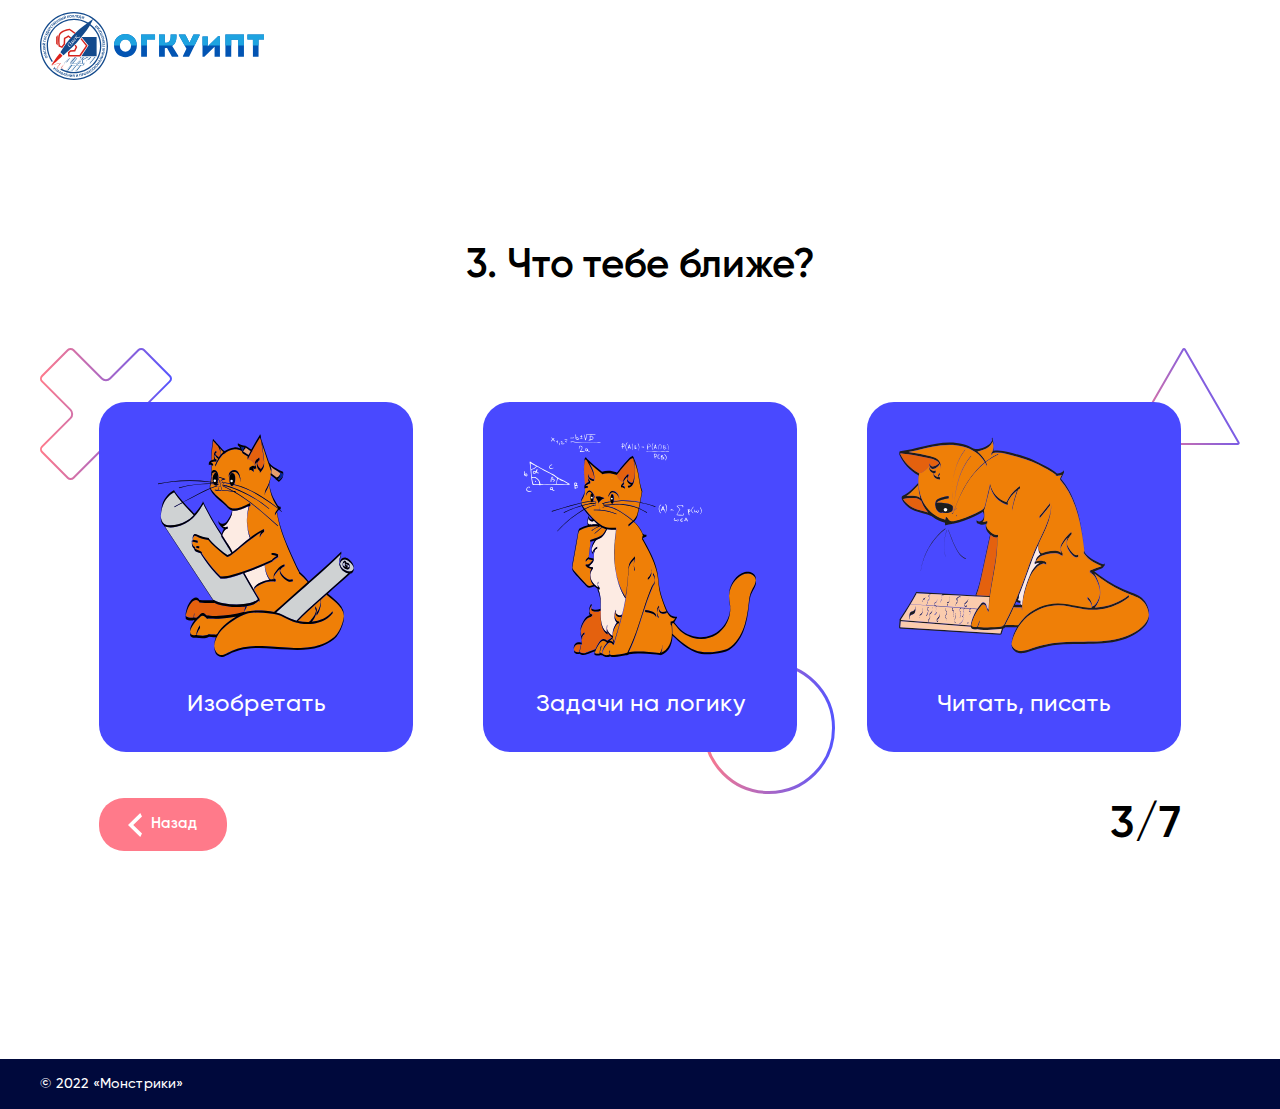
<file: questions/question-3.html>
<!doctype html>
<html lang="ru">
<head>
    <meta charset="UTF-8">
    <meta name="viewport"
          content="width=device-width, user-scalable=no, initial-scale=1.0, maximum-scale=1.0, minimum-scale=1.0">
    <meta http-equiv="X-UA-Compatible" content="ie=edge">
    <title>ПрофТест</title>
    <link rel="stylesheet" href="../fonts/gilroy/stylesheet.css">
    <link rel="stylesheet" href="style/questions-style.css">
    <link rel="icon" href="../img/ogkuipt.png">
</head>
<body>
<header>
    <div class="wrapper">
        <a href="../index.html">
            <svg viewBox="0 0 224 68" fill="none" xmlns="http://www.w3.org/2000/svg">
                <path d="M96.8663 33.5605c0-15.414-22.8663-15.414-22.8663 0 0 15.4459 22.8663 15.4459 22.8663 0Zm-17.0064 0c0-8.0255 11.1783-8.0255 11.1783 0 0 8.0892-11.1783 8.0892-11.1783 0ZM106.948 27.4777h8.089v-5.0955h-13.885v22.293h5.796V27.4777ZM124.832 44.6752V36.172c.732 0 1.433 0 2.197-.1274l4.905 8.6306h6.337v-.8917l-6.051-9.809c4.427-2.8344 4.3-7.0382 4.3-11.5923h-5.86c0 4.1719.286 8.4395-5.414 8.4395h-.414v-8.4395h-5.796v22.293h5.796ZM142.921 44.6752h6.147l10.573-21.4332v-.8598h-6.178l-3.822 8.2165h-.159l-4.204-8.2165h-6.37v.8598l7.516 13.6306-3.503 7.1975v.6051ZM174.576 34.7157v9.9595h5.356V24.3219h-1.882l-10.249 10.0174v-9.9305h-5.298v20.2953h1.853l10.22-9.9884ZM203.945 22.3822H185.41v22.293h5.828V27.6369h6.879v17.0383h5.828v-22.293ZM212.917 27.4777v17.1975h5.637V27.4777H224v-5.0955h-16.561v5.0955h5.478Z" fill="#0254B3"/>
                <mask id="a" style="mask-type:alpha" maskUnits="userSpaceOnUse" x="74" y="22" width="150" height="24">
                    <path d="M96.8663 33.5605c0-15.414-22.8663-15.414-22.8663 0 0 15.4459 22.8663 15.4459 22.8663 0Zm-17.0064 0c0-8.0255 11.1783-8.0255 11.1783 0 0 8.0892-11.1783 8.0892-11.1783 0ZM106.948 27.4777h8.089v-5.0955h-13.885v22.293h5.796V27.4777ZM124.832 44.6752V36.172c.732 0 1.433 0 2.197-.1274l4.905 8.6306h6.337v-.8917l-6.051-9.809c4.427-2.8344 4.3-7.0382 4.3-11.5923h-5.86c0 4.1719.286 8.4395-5.414 8.4395h-.414v-8.4395h-5.796v22.293h5.796ZM142.921 44.6752h6.147l10.573-21.4332v-.8598h-6.178l-3.822 8.2165h-.159l-4.204-8.2165h-6.37v.8598l7.516 13.6306-3.503 7.1975v.6051ZM174.576 34.7157v9.9595h5.356V24.3219h-1.882l-10.249 10.0174v-9.9305h-5.298v20.2953h1.853l10.22-9.9884ZM203.945 22.3822H185.41v22.293h5.828V27.6369h6.879v17.0383h5.828v-22.293ZM212.917 27.4777v17.1975h5.637V27.4777H224v-5.0955h-16.561v5.0955h5.478Z" fill="#000"/>
                </mask>
                <g mask="url(#a)">
                    <path fill="#1EA3E0" d="M65.8935 4.62885h178.344v28.952H65.8935z"/>
                </g>
                <path d="M33.9993 0C15.2225 0 0 15.2214 0 34s15.2225 34 33.9993 34C52.7762 68 68 52.7786 68 34S52.7775 0 33.9993 0Zm0 66.6805c-18.0486 0-32.68251-14.6315-32.68251-32.6832 0-18.0517 14.63121-32.68319 32.68251-32.68319 6.7067-.01044 13.2526 2.05238 18.7416 5.90603-.8014.57365-2.6078 1.86606-4.6691 3.36456-4.2475-2.55884-9.1138-3.90757-14.0725-3.90024C18.9138 6.68446 6.68432 18.9142 6.68432 34c-.00889 5.6987 1.77287 11.2561 5.09358 15.8873l1.0849-.7432C9.69266 44.7316 7.99173 39.4332 8.00112 34c0-14.3575 11.64098-25.99872 25.99818-25.99872 4.5305-.00674 8.9833 1.17641 12.913 3.43102-2.2986 1.6871-4.7274 3.5097-6.329 4.8225-1.5148 1.2436-3.2194 2.8343-4.9173 4.5282-.3544.3526-.7065.7088-1.0564 1.0686-1.1934 1.2206-2.3624 2.4669-3.4364 3.6508-.3309.3616-.6519.7187-.9629 1.0713-.6048.6781-1.169 1.3291-1.6761 1.9258-3.0622 3.6032-8.1368 11.7401-8.1368 11.7401l3.0988 3.0215s2.441-2.2485 4.7274-4.3017c2.2864-2.0532 6.8999-6.5474 8.8731-8.7553.8584-.9588 2.5061-2.898 4.3138-5.114 2.3542-2.8872 4.9824-6.2383 6.4945-8.5247.6631-.9982 1.3195-2.0939 1.9338-3.1775 3.1619 2.4255 5.7227 5.5466 7.4839 9.1213 1.7613 3.5748 2.6756 7.5071 2.6721 11.4922 0 14.3575-11.6396 25.9973-25.9968 25.9973-4.5412.0068-9.0042-1.1822-12.9401-3.4473l-.6632 1.1405c4.1381 2.3815 8.8303 3.6313 13.6046 3.6236 15.0923 0 27.315-12.2229 27.315-27.3155.0035-4.22-.9725-8.3833-2.8511-12.1621-1.8785-3.7789-4.6084-7.0702-7.9748-9.6149 1.1459-2.1021 2.0681-4.00067 2.4709-4.8442 4.2457 3.0201 7.7068 7.0126 10.0939 11.644 2.3871 4.6313 3.6309 9.7668 3.6273 14.9772 0 18.049-14.6326 32.6805-32.6812 32.6805Z" fill="#134A8C"/>
                <path d="M56.6248 44.1535V25.0901H41.4105l7.0776 8.4854-7.0776 10.578h15.2143ZM5.81098 43.9121c1.49174-.7934 2.59698 1.7169.90589 2.1698-1.48224.7798-2.57527-1.7087-.90589-2.1698Zm.21969.4828c-1.12558.2997-.54244 1.7236.46787 1.2056 1.14321-.3051.55329-1.7318-.46787-1.2056ZM6.01711 40.3414c.12205 0 .23461.3987.13562.461l-1.94875.5466 2.13589.1491c.10849.0109.11663.1357.14917.2279.03255.0922.06917.2048-.00949.2712l-1.76296 1.2205 1.94739-.5424c.13562.0122.15867.2834.17223.396.01356.1125-2.29049.7242-2.33253.6536-.13561-.1424-.29428-.6455-.12341-.8042 0-.0135 1.34392-.9682 1.39545-1.0062-.08001-.0122-1.68837-.1356-1.71956-.1533-.22783-.0189-.35259-.5424-.30648-.7214-.08815-.1017 2.2376-.6605 2.26743-.6984ZM5.32685 38.2203c.34716-.0949.47328.3757.54245.6442.35937 1.4918-2.34745 1.8986-2.53188.4163-.09086-.3702.07458-.9371.5221-.7119-.84486 1.7168 2.59155 1.2029 1.31409-.1818-.12884-.1193.05017-.1437.15324-.1668ZM5.3933 36.0207c.13561.0542.13561.3946.08543.5153-.34445.2265-1.10795.3512-.93436.9168.03797.0081.99132-.1275 1.02522-.0977.07188.1031.13562.4164.01763.495-.04475-.0095-2.33117.2712-2.37185.2414-.06781-.1058-.13562-.4177-.01763-.4936l.92758-.099c.05154-.6076-.74179-.4666-1.06998-.6862-.04882-.1696-.14781-.5751.16816-.4408.3309.1085.85436.1356 1.01709.4841.13155-.4516.77706-.6468 1.15271-.8353ZM5.32278 33.6732c.11663.0379.12747.4611.01356.5031-.20342 0-1.40765.042-1.58395.0312.20478.099 1.39138.8788 1.61107 1.0103.11799.0882.10307.3499.04204.4625-.03932.0298-2.34337.0569-2.38677.0678-.11798-.0394-.12476-.4611-.01221-.5045.20207 0 1.40766-.0421 1.5826-.0312-.19664-.099-1.39545-.8815-1.60972-1.0117-.08001-.0488-.07594-.1356-.08001-.2292-.00407-.0936-.02577-.2197.07187-.24l2.35152-.0583ZM2.36372 31.2606c.64552.0163.64958 1.1649.12883 1.3656-.30512.1248-.36208-.122-.27122-.3648.09493-.0651.24953-.0258.29157-.1804.10577-.2305-.06645-.3715-.25224-.438-.01628-.1044-.04475-.3756.10306-.3824Zm3.09874-.0977c.11256.0489.08544.4706-.03255.5032-.20206-.0177-1.40494-.0828-1.57988-.1099.19528.118 1.30866.9995 1.51615 1.15.10306.0868.09492.4313-.03526.4706l-2.34745-.1451c-.11391-.0488-.08408-.4719.03255-.5045.2007.0149 1.40494.0827 1.57852.1085-.18714-.1153-1.31137-1.0008-1.51343-1.1486-.07594-.057-.06374-.1438-.05967-.2374.00407-.0935-.00678-.2197.09357-.2319l2.34745.1451ZM3.69815 28.0465c.07458.019.19121.0203.18985.1099l-.13561.8136 1.97587.335c.11256.0624.02034.2712.00949.3824-.01763.0556-.03254.1221-.09357.1167l-2.22946-.3757c-.02186-.0014-.04314-.0077-.06235-.0182-.0192-.0105-.03588-.0252-.04886-.0428-.08272 0 .18444-1.23.1763-1.2775.03255-.0827.11663-.0542.21834-.0434ZM5.25497 25.8184c1.68024.2197 1.13101 2.9008-.50854 2.2959-1.66396-.2197-1.12016-2.8832.50854-2.2959Zm-.10171.5221c-1.43613-.3662-1.26661 1.3941.05018 1.31.93437.0502.81232-1.2788-.05018-1.31Z" fill="#134A8C"/>
                <path d="M6.7901 24.0187c.35124.0828.23732.5561.16681.8232-.40684 1.4837-2.97262.5425-2.42204-.8476.09764-.3688.51397-.7865.80011-.3743-1.56632 1.1026 1.69651 2.2974 1.2395.4693-.05425-.1641.11663-.1045.21562-.0706ZM7.08031 22.4863c.30513.2848.56008.6089.36344 1.0117-.0556.1112-.13561.2956-.27936.2712-.09357-.0339-.3336-.0814-.32682-.1953.19257-.1356.27122-.3621.06238-.5356-.07459-.0231-2.01249.1979-2.00028.0732.01085-.1492.09086-.472.28343-.4665.34988-.0109 1.01438-.0543 1.35612-.0434-.27122-.2143-.73909-.6781-.9981-.9141-.09493-.0908.06644-.5017.19256-.495.02263.0121.04322.0277.06103.0461l1.2856 1.2477ZM9.50235 20.3761c.08679.0746-.05018.2401-.08544.3228-.04882.2183-.54245-.1872-.63602-.1899l-.73909 1.4796c.05832.0732.67806.2224.53296.3946-.0434.0787-.09493.2875-.20749.2631l-.79875-.3987c-.12477-.0393-.03391-.1587 0-.2319-.33497-.5858-.93166-.8706-1.49852-1.2721-.08408-.0596-.12747-.1098-.08272-.2034.8964-1.8064.32276-1.2693 2.48713-.3363.05017-.0732.09628-.316.23054-.2265l.7974.3987Zm-2.74479-.4678-.25902.5194c.4882.3499 1.01709.6129 1.30052 1.1256l.45023-.9005-1.49173-.7445ZM10.0353 18.0219c.3255.0149 0 .4068-.11663.4977 0 .0122-.54244-.1207-.55736-.1221l-.48685.7961c.01356.0203.36209.4136.36073.4285 0 .1505-.21291.5737-.36615.2984l-1.47818-1.8051c-.11391-.1139.21834-.6455.36616-.5872l2.27828.4937Zm-2.15081.0217.71739.8516.36751-.6021-1.0849-.2495ZM9.96614 15.4859c.56826.3621.39866 1.0401 0 1.4782l.64416.4638c.0678.1356-.1478.3634-.2617.4204-.0421.0081-1.80503-1.3033-1.843-1.3196-.02094-.0113-.03909-.0271-.05313-.0463-.01404-.0192-.02361-.0414-.02803-.0647-.00442-.0234-.00356-.0475.0025-.0705.00606-.023.01718-.0444.03255-.0626.3214-.4773.853-1.3059 1.50665-.7987Zm-.27936.4488c-.30649-.2508-.56415.057-.71603.3079l.67806.4923c.22376-.2346.36889-.5967.03797-.8002ZM12.4004 14.6667c.2956.2062.0162.6035-.1478.8273-.9195 1.2314-2.96452-.5872-1.9407-1.6789.2265-.3079.7676-.5425.8815-.0543-1.86057.4489.7323 2.7598.9805.8924.0109-.1722.1478-.0543.2265.0135ZM12.4085 11.9083c.0502.0556.1438.1235.0977.1953l-.4367.4489 1.4443 1.3874c.0542.0867-.0611.1668-.1167.2386-.0556.0719-.1464.1777-.2346.1275l-1.4388-1.3873-.4313.4489c-.1152.0515-.2875-.1533-.3132-.255 0-.0393 1.2205-1.2639 1.2286-1.2938.0705-.0515.1424.0407.2007.0895ZM15.0692 11.5571c.5764.6347-.3268 1.3819-.8299 1.702-.0977 0-1.6274-1.6925-1.6152-1.7888.1356-.24.6103-.6035.83-.7486.4611-.3214 1.1201.2197.8476.7228.1194-.0786.2637-.1106.4052-.0898.1415.0207.2705.0928.3623.2024Zm-1.1866-.339c-.2251-.2713-.5112.0298-.6943.202l.4326.4787c.1993-.164.514-.4258.2617-.6807Zm.8137.7024c-.2712-.3159-.6076.0516-.8232.2523l.4747.5235c.1993-.1858.6238-.4774.3431-.7758h.0054ZM16.8905 10.8207c.042.0624.1193.1356.0624.2021l-.9832.7757c-.1682.2929-1.4402-1.7074-1.5501-1.7399-.2522-.20211.9344-.85713.9968-.9819.1071-.04068.3065.21699.2441.31056l-.6984.54246.3729.47738.5913-.46246c.0746-.04069.1356.05289.179.10716.0434.0542.118.1356.0597.1966l-.5913.4652.4285.5424.7052-.5506c.0773-.0352.1329.0597.1831.1153ZM18.903 9.60696c.0176.14511-.2645.29021-.3906.30242-.0461 0-.556-.83539-.5872-.85844l-.773.51533c.0095.03526.5791.82993.5669.87063-.0583.1126-.3038.316-.4299.2455-.0122-.0421-1.3209-1.93795-1.31-1.98813.0597-.11256.3038-.31734.4285-.24411l.5058.75809.7744-.51534-.5072-.75808c-.0176-.14647.2644-.28886.3919-.30242.0488.00813 1.2978 1.94743 1.3304 1.97455ZM21.0267 8.41626c0 .14646-.2889.27123-.415.27123-.0448-.00678-.4841-.88014-.5113-.90455l-.8136.44753c0 .03526.5058.87607.4909.91675-.0692.10714-.3296.28886-.4503.2075-.0081-.04476-1.1499-2.04508-1.135-2.0939.0691-.10578.3295-.29021.4488-.20613l.4381.79877.8136-.44753-.4393-.79877c0-.14647.2888-.27123.4149-.27123.0489.0122 1.127 2.0505 1.1582 2.08033ZM22.8045 6.79159c.2441.53026-.1112.97101-.64 1.16765-.1465.01356-.6578.4204-.7432.14646l-.8937-2.07626c-.0108-.02984 0-.05153.0285-.07459.1031-.05967.3295-.2197.4353-.12476l.339.78792c.5032-.25767 1.2124-.47194 1.4741.17358Zm-.4597.24411c-.1492-.39871-.575-.20207-.8625-.06509l.3119.72554c.2943-.10985.7174-.28751.5506-.66045Zm1.4999.13562c0 .12612-.3811.2875-.4652.20071l-.9303-2.16984c0-.12612.3811-.28886.4652-.20071l.9303 2.16984ZM26.2328 6.38882c0 .12341-.4068.2536-.4787.15595-.0597-.19528-.4407-1.33716-.4801-1.51074-.0379.22512-.4475 1.58398-.5112 1.83215-.0434.12748-.3662.24682-.4516.13562l-.7228-2.23629c0-.12477.4068-.25225.48-.1546.0597.19257.4394 1.33716.4801 1.50803.0393-.21698.4489-1.58805.5126-1.8308.0244-.09221.1112-.11256.198-.13561.0868-.02306.2034-.08679.2509 0l.7228 2.23629Zm-1.2286-2.84791c.3431.80284-1.5989 1.09712-1.2477.30513.3798-.20478.2523.1112.5425.13561.2549.01357.3214-.19799.316-.39463.0854-.05154.3268-.17902.3892-.0434v-.00271ZM29.3573 5.69583c-.0407.14239-.3811.17087-.5058.13561-.2563-.32141-.4516-1.07-.9995-.84488l.1967.97507c-.0339.14375-.3553.16545-.4747.13562-.0434-.02577-.4638-2.29732-.4841-2.33394.038-.13561.3566-.16409.4773-.13561.0367.02034.1845.9154.2021.9493.6089 0 .396-.78249.5845-1.12967.1641-.06509.5587-.20071.4529.12748-.0759.33904-.0501.86251-.3878 1.05644.4665.08137.7174.69842.9384 1.06458ZM31.6614 4.19321c.3865 1.64908-2.3204 2.07491-2.3298.32277-.3757-1.63145 2.3094-2.05457 2.3298-.32277Zm-.5221.08951c-.1628-1.47278-1.7494-.69706-1.2111.50584.2794.89099 1.4809.31056 1.2111-.50584Z" fill="#134A8C"/>
                <path d="M34.0047 5.31204c-.0352.11798-.4597.13561-.5031.01763l-.0678-2.00303-.5343.01762c-.1437.77165.0285 2.15086-1.0144 2.13323-.0651-.0312-.0569-.11121-.0637-.18444-.0583-.46245.3621-.04475.457-.93303.1519-.34717-.0407-1.18121.2807-1.41853.0407 0 1.3561-.08137 1.3263-.00678.029.03279.0441.0756.042.11934l.0773 2.25799ZM36.4254 5.4151c-.0447.11392-.4692.09087-.5017-.02576l.1017-1.99897-.533-.02712c-.2115.75402-.1424 2.07355-1.1432 2.04914-.1085 0-.1003-.10985-.0976-.198-.019-.46651.3648-.01491.5356-.89099.179-.33225.0597-1.1812.4069-1.39005.0393.00949 1.3561.03526 1.3222.10578.0252.0354.0363.07891.0312.12205l-.1221 2.25392ZM38.3999 5.5236c-.0135.07458-.0135.18172-.099.18714l-1.2381-.15053c-.3268.08679.1994-2.22544.1451-2.32579-.0339-.32141 1.2666.05967 1.3995.01627.1044.04747.0611.37023-.0502.39328l-.8801-.11798-.0759.60213.7445.09493c.08.02441.0542.12883.0488.20207-.0054.07323-.0135.17901-.0976.18036l-.7445-.09493-.0895.69571.8882.11256c.0814.02441.0529.13019.0488.20478ZM40.8762 6.81058c-.0515.10307-.2454.01356-.3349 0-.2238.00949.0406-.57501.0203-.66316l-1.6192-.33496c-.0556.07458-.0407.71333-.2455.61569-.0868-.0217-.301-.01763-.3078-.13562l.1817-.86793c.0068-.13562.1451-.07324.2238-.05832.48-.47465.6034-1.12424.8462-1.7752.0366-.09628.0732-.15053.1749-.13561 1.9773.40684 1.31-.01356.9629 2.3163.0827.03119.3295.01356.278.16545l-.1804.87336Zm-.2522-2.77197-.5682-.11798c-.213.56144-.3323 1.14052-.7554 1.54601l.9859.20342.3377-1.63145ZM44.0563 7.10893c-.099.11121-.3594-.03797-.4733-.08679-.1613-.37159.1831-1.17442-.4475-1.24766l-.2983.94931c-.0516.0895-.1723.0217-.2618 0-.0895-.0217-.2224-.04882-.2088-.15054l.2983-.9493c-.5641-.30106-.7363.55467-1.0849.76622-.1763-.02305-.6089-.10306-.3512-.33768.2482-.29292.4855-.82318.9208-.82725-.3444-.26173-.2278-.872-.2305-1.25443.0746-.10443.5004.03254.4922.17358.0177.36345-.1546 1.0239.3757 1.08492l.2848-.88963c.0488-.08951.1708-.01763.259 0 .0881.01763.2224.04882.2115.15053l-.282.88285c.5316.28479.693-.50991 1.0089-.72147.1763.02306.5859.09358.3404.3309-.2183.27123-.4312.74046-.8231.74724.3729.30785.2535.94795.2698 1.3792ZM14.2393 57.1427c-.6957.5614-1.8104-.2292-.9669-.5886.0651.2278.259.3784.4936.2346.0475-.0637.4665-1.9962.5818-1.9447.1356.0583.4244.2414.3553.4245-.1031.339-.2713.9913-.4069 1.3168.2916-.1844.891-.4882 1.2016-.6605.1193-.0623.461.2279.4068.3459-.0196.0178-.0415.0328-.0651.0447l-1.6002.8273ZM16.2518 59.5037c-.1031.0705-.4462-.1858-.4069-.3051l1.2083-1.6274-.7526-.5587-1.2083 1.6274c-.1058.0678-.4475-.1872-.4069-.3065.114-.0394 1.4063-2.1699 1.584-1.8796 2.0382 1.5432 1.5622.6523-.0176 3.0499ZM19.1742 59.3654c-.3309.5981-1.0266.4719-1.4917.1017l-.4272.6781c-.1275.0773-.377-.1248-.4421-.236-.0122-.0461 1.2015-1.9162 1.2124-1.9555.0099-.022.0245-.0414.0429-.057.0183-.0155.04-.0268.0632-.0329.0233-.0061.0476-.0069.0713-.0024.0236.0045.0459.0143.0653.0285.5004.2957 1.3738.7798.9059 1.4755Zm-.4733-.2536c.2333-.3268-.0949-.5669-.3594-.7038l-.4529.7201c.2522.2088.6252.3322.8123-.0163ZM20.4042 61.7997c0 .3309-.4177.0244-.5126-.0882-.0109 0 .0909-.5533.0909-.5709l-.8341-.4462c-.0203.0149-.3973.392-.4068.3906-.1532.0081-.5926-.1804-.3241-.3526l1.7318-1.6043c.1098-.1234.6672.1831.6183.3349l-.3634 2.3367Zm-.1519-2.1698-.8137.7784.6306.3349.1831-1.1133ZM22.7272 62.2052c-.3458.7987-1.413.2712-1.9189-.0556-.0461-.0882.8829-2.2105.9778-2.239.2794.0298.8137.3105 1.0374.4543.4896.2916.2713 1.1256-.3132 1.0849.1222.0777.2117.1974.2517.3365.0399.1392.0276.2882-.0348.4189Zm-.4868-.1967c.179-.381-.3024-.5424-.5777-.655l-.2862.6564c.2523.1112.6984.3824.8639-.0014Zm.3119-1.0415c.16-.3228-.2427-.4584-.4774-.556l-.2617.5994c.2278.1153.6021.297.7323-.0434h.0068ZM24.7804 63.6644c-.0759.0976-.4841-.0434-.4828-.1668l.6659-1.9217-.5113-.1776c-.4204.678-.7241 1.9786-1.6924 1.6735-.1505-.0462-.0163-.2577.0095-.3486.0257-.0556.0502-.1166.1139-.0949.6781-.0692.8286-1.0619 1.1934-1.6152.0515-.1017.0949-.1532.1993-.1193l1.169.4068c.3363-.0325-.6998 2.2607-.6645 2.3638ZM26.9014 64.1011c-.0244.0718-.0393.1803-.1248.1736l-1.2205-.3228c-.3404.0447.4964-2.2105.4557-2.319.0095-.3269 1.2639.2292 1.4036.2048.099.061.0122.3797-.1018.3878l-.8706-.2305-.1573.5953.7364.194c.0786.0352.0366.1356.023.2102-.0135.0745-.0379.1776-.1234.1681l-.735-.1939-.1817.6862.876.2319c.076.0366.0339.1397.0204.2143ZM29.3587 64.7154c-.0895.118-.3974.0244-.4977-.0556-.0312-.0353.1844-.9995.179-1.0374l-.9262-.1723c-.0177.0326-.1655 1.0131-.2035 1.0334-.122.0407-.4434.0163-.4855-.1248.0204-.0393.4069-2.3434.4503-2.3719.122-.0393.4461-.0162.4855.1248l-.1682.91.9262.1709.1682-.9087c.0895-.1193.3973-.0244.4977.0556.0298.0434-.4312 2.334-.4258 2.376ZM32.0791 65.0124c-.0529.1126-.4801.0719-.5086-.0488.0231-.2048.1275-1.4213.1614-1.5989-.0665.0922-.1356.1953-.217.2834-.1519.099-.9872 1.4362-1.2395 1.2694-.0908-.0177-.2278 0-.2332-.1045l.2264-2.3719c.0543-.1139.4815-.0718.5099.0489-.0217.2034-.1356 1.4212-.16 1.5961.1234-.1857 1.0551-1.2978 1.2124-1.4917.0597-.076.1478-.0597.2427-.0529.095.0068.2224 0 .2319.1017l-.2264 2.3692ZM34.5011 65.0626c-.0678.1288-.3865.0854-.4991.0285-.0339-.0299.0109-.9412 0-.9765-.6048-.1356-.6672.5167-.834.9249-.0271.0651-.0881.0746-.16.08-.156 0-.5099.0502-.3594-.2088.1424-.2984.2292-.8259.5818-.9493-.6957-.1356-.6157-1.1853.0461-1.3168.2631-.057.9222-.0923 1.2083 0 .0159.0161.028.0355.0355.0568.0075.0213.0102.0441.0079.0666l-.0271 2.2946Zm-.4869-2.0641c-.2969-.0081-.7621-.0542-.7458.354-.019.4068.4421.3838.7377.377l.0081-.731ZM38.1721 64.7873c-.0298.1207-.4543.1654-.5072.0515-.0176-.2048-.1546-1.4185-.1573-1.5975-.0841.2142-.7798 1.4755-.895 1.7087-.0583.118-.2441.0963-.3513.1072-.2454.1681-.3064-2.3977-.3702-2.4411.0298-.1234.457-.1641.5099-.0529.0176.2034.1519 1.4199.156 1.5962.084-.2061.7797-1.4796.895-1.7061.0434-.0867.1356-.0881.2265-.1003.0908-.0122.2197-.0434.2482.0542l.2454 2.3801ZM41.7034 64.0929c-.0149.1248-.4326.217-.5004.1126l-.4421-1.9786-.9153.2048.4421 1.9854c-.0163.1247-.434.2156-.5004.1112.0447-.1112-.7242-2.4818-.3879-2.4262 2.5048-.5519 1.5202-.7716 2.304 1.9908ZM43.5057 61.7916c.2374.6414-.3146 1.0849-.9004 1.1988l.2359.7676c-.0244.1478-.3417.2047-.4678.1817-.0434-.0231-.6645-2.1698-.6876-2.197-.0098-.022-.0146-.046-.0141-.0702.0005-.0241.0063-.0479.0171-.0695.0108-.0216.0262-.0406.0451-.0556s.041-.0256.0645-.0311c.5506-.1886 1.4876-.5344 1.7073.2753Zm-.5004.1925c-.0949-.3905-.4909-.2983-.7675-.1885l.2508.8137c.3201-.0542.6578-.2549.5167-.6252ZM46.1515 61.2599c.8137 1.5149-1.7317 2.6391-2.1982.9263-.7947-1.5013 1.7263-2.6174 2.1982-.9263Zm-.4895.2252c-.5425-1.4009-1.8986-.2265-1.0537.8136.5072.7975 1.5324-.084 1.0537-.8136Z" fill="#134A8C"/>
                <path d="M48.7458 59.9011c.2943.5167.0135 1.074-.4801 1.3493.099.1967.2414.3337-.0583.4408-.2631.1817-.2902-.0149-.3919-.2102-1.1934.716-2.0993-1.1297-.8801-1.7169-.1045-.2075-.2292-.3078.0651-.4258.2712-.1709.278-.0095.3851.1939.5085-.259 1.1134-.1885 1.3602.3689Zm-1.6274.2034c-.6333.3323-.1098 1.3562.5262 1.028l-.5262-1.028Zm1.1785.0502c-.0275-.0694-.0693-.1321-.1227-.1842-.0535-.052-.1173-.0921-.1874-.1178-.07-.0256-.1447-.0361-.2191-.0308-.0744.0053-.1469.0263-.2126.0616l.5262 1.0279c.0652-.0341.1228-.0811.1693-.1382.0465-.0571.0808-.1231.101-.1938.0202-.0708.0257-.145.0163-.218-.0094-.073-.0335-.1433-.071-.2067ZM50.9902 59.8373c.0352.0678.1044.1519.0407.2102l-1.0755.6673c-.202.278-1.2652-1.8783-1.3723-1.9231-.2319-.2319 1.036-.7621 1.1133-.8801.1126-.0298.2848.2509.2116.3404l-.7649.4747.3241.5221.6469-.4069c.0787-.0325.1248.0678.1682.1275.0434.0597.1044.1505.0379.2048l-.6468.4068.3756.6049.7703-.4788c.08-.0366.1261.0692.1709.1302Z" fill="#134A8C"/>
                <path d="M52.6826 58.4215c.2373.2713-.1356.5967-.3567.7744-1.2205.9751-2.7597-1.3304-1.4768-2.1414.3011-.2441.891-.3377.8788.1709-1.9406-.0339.0163 2.8954.735 1.1256.0543-.1722.1546-.0149.2197.0705Z" fill="#134A8C"/>
                <path d="M54.3588 57.045c.2563.2604-.0963.6062-.2997.7974-1.1446 1.0592-2.8479-1.1323-1.6274-2.0342.2821-.2712.8652-.4068.8883.1085-1.9379.1031.221 2.8873.8137 1.0714.0434-.1655.1586-.0299.2251.0569ZM56.4011 55.5302c.0515.1126-.255.4069-.3662.3553-.1356-.1505-1.0008-1.0171-1.1133-1.1568.0284.1099.0569.2333.0759.3486l.2821 1.5473c.023.1465-.1695.2713-.2712.3418-.0061.0052-.0132.0091-.0208.0115-.0077.0024-.0157.0033-.0237.0025-.008-.0007-.0157-.0031-.0227-.0069-.0071-.0038-.0133-.009-.0183-.0153-.019-.0393-1.6789-1.6911-1.6761-1.7413.0434-.1207.2441-.3688.381-.3241.1356.1478 1.0008 1.0185 1.1134 1.1555-.061-.2143-.3051-1.645-.3567-1.8986-.0176-.0936.0516-.1506.1167-.2184.0651-.0678.1464-.1695.2291-.1112l1.6708 1.7101ZM57.4236 52.5101c1.4199.9669-.3092 3.1408-1.5188 1.8389-1.3982-.9615.3159-3.1178 1.5188-1.8389Zm-.3309.4258c-.8001-.8679-1.8036.3241-.8584.99.811.8828 1.8185-.3201.8584-.99ZM59.8362 51.2461c.0691.1357-.1465.3689-.2618.4272-.0447.0122-.8272-.5913-.8638-.6021l-.5425.7676c.0217.0298.8476.5777.8503.6211-.0136.1275-.1736.4068-.3187.3865-.0271-.0353-1.9501-1.3562-1.9582-1.4118.0163-.1274.1736-.4068.3187-.3865l.7526.5425.5425-.7676-.7527-.5424c-.0691-.1357.1465-.3689.2617-.4272.0489-.0095 1.9312 1.3792 1.9719 1.3927ZM61.1611 48.8376c.3309.0122.0068.4191-.1112.5072 0 .0122-.5425-.1153-.5669-.1166l-.4828.8137c.0136.0203.373.4136.3716.4299 0 .1519-.2075.5831-.3661.3065l-1.527-1.8091c-.1167-.1139.2142-.6578.3648-.6008l2.3176.4692Zm-2.1793.0529.7391.853.3648-.6157-1.1039-.2373ZM62.3436 46.7071c.0882.0868-.1003.4747-.2224.4584l-1.8294-.8869-.236.4868c.6198.4964 1.8783.9493 1.4606 1.8769-.0624.1451-.2577-.0135-.3445-.0501-.0529-.0326-.1098-.0638-.0813-.1235.0122-.678-.9561-.9493-1.4619-1.3764-.095-.0638-.1356-.1126-.0963-.213l.5424-1.112c.0082-.3363 2.163.9615 2.2688.9398ZM62.5674 44.0911c.5628.2034.6224.7757.3838 1.3005-.0977.114-.179.8137-.4408.6781-.0339-.0271-2.1386-.8204-2.1576-.8679-.0095-.1288.0719-.4367.2157-.453l.7987.3174c.1749-.5588.5303-1.2626 1.2002-.9751Zm-.1533.5045c-.4068-.1872-.5641.3024-.678.6103l.7445.2942c.1288-.297.3417-.7553-.0665-.9045ZM63.9994 42.0474c.1072.1017-.0217.3973-.1125.4868-.038.0272-.9724-.2942-1.0117-.2929l-.2712.9019c.0298.0203.9873.2712 1.0035.3159.0271.1262-.0339.4435-.179.4693-.0366-.0244-2.2823-.6673-2.3054-.7134-.0258-.1261.0326-.4448.1777-.4678l.8855.2712.2712-.9019-.8855-.2712c-.1071-.1017.0217-.396.1112-.4882.0461-.0258 2.2728.6903 2.3162.6903ZM63.7974 39.4395c.5831.1017.7458.651.6062 1.207-.0733.1288-.0285.7893-.3065.7038-.0393-.0203-2.2512-.4272-2.2783-.4706-.0325-.1234-.0068-.4421.1356-.4827l.8544.1722c.0664-.5628.2997-1.2843.9886-1.1297Zm.9113-.6523c.1098.0665.0203.4828-.1004.5031l-2.3406-.4692c-.1085-.0692-.0204-.4841.1017-.5045l2.3393.4706Zm-.971 1.1758c-.4177-.1044-.5004.3634-.5506.6781l.7852.1586c.076-.3065.1722-.7662-.2346-.8367ZM64.8579 36.2973c.3078-.1722.183.3784.1098.5072-.042.0258-.9493.3716-.9954.3933l.8544.5642c.1193.1017.0474.4068-.0095.5289-.0936.061-1.0944-.7364-1.1961-.7771-.1221.0217-1.169.5424-1.2653.4679-.0217-.1357-.0352-.4666.1085-.5425l.8761-.3512-.7839-.5167c-.1207-.095-.0461-.3947 0-.514.1085-.0665 1.0239.6781 1.131.7187l1.1704-.4787ZM62.8155 33.1605c.076 0 .1913-.0094.2089.076v.632l2.0342.0081c.1003.0258.0718.1641.0813.2577-.0108.0922.0163.2319-.0827.2563l-2.0342-.0082c-.0203.0434.0461.6944-.0501.6862-.099.019-.3323.0624-.3716-.0569l.0081-1.7766c.0122-.0868.1289-.0691.2061-.0746ZM64.8104 31.2863c.0773 0 .1844-.0217.2048.0624l.08 1.264c.1492.3092-2.2539.2251-2.3434.2983-.3146.0949-.1817-1.2721-.2495-1.3968.0271-.1126.3566-.1356.4-.0244l.0556.8977.6144-.0393-.0475-.7594c.0081-.0855.118-.0787.1912-.0882.0732-.0095.1817-.0203.1994.0638l.0474.7594.7093-.0434-.057-.9059c.0095-.0868.1207-.0787.1953-.0882ZM64.527 28.9538c.259-.2414.2712.3227.2278.4665-.0353.0352-.8354.5872-.8747.6184l.9642.3458c.1356.0692.1438.3852.1166.5153-.0773.0814-1.2395-.4556-1.3466-.4705-.1139.0501-1.0049.8136-1.1174.754-.0543-.1261-.1451-.4448-.0244-.5533l.7675-.5493-.8828-.316c-.1356-.0637-.1356-.3729-.1166-.5004.0895-.0908 1.1554.4137 1.2693.4286l1.0171-.7391ZM64.1445 26.4937c.1438.038.175.358.1357.4815-.0204.042-.9941.2156-1.0266.2346l.1993.9221c.0366 0 .9981-.2386 1.032-.2115.0841.0963.1858.4068.0719.4963-.0447 0-2.319.5276-2.3624.4977-.084-.0976-.1871-.4068-.0718-.495l.9045-.1952-.1993-.9222-.9046.1966c-.1437-.0366-.1749-.358-.1356-.4814.0231-.0434 2.3176-.5018 2.3569-.5235ZM62.1348 24.0269c1.5731-.6889 2.4952 1.9325.7499 2.2648-1.5582.6726-2.4736-1.9271-.7499-2.2648Zm.1858.5045c-1.1609.217-.6862 1.7019.381 1.2544 1.1785-.2156.6957-1.7087-.381-1.2544ZM62.4019 21.419c.1248-.0068.2862.3919.1926.4733l-1.8836.7635.2034.5018c.7838-.1288 1.965-.7581 2.3732.1722.0637.1424-.1831.1817-.2712.2224-.0584.0163-.1207.038-.1465-.023-.4977-.4652-1.3453.0746-2.0016.1641-.1099.0285-.1777.0298-.2224-.0705l-.4638-1.146c-.2414-.236 2.1657-.9642 2.2199-1.0578ZM59.9962 19.3292c1.4334-.9493 2.7895 1.4768 1.1283 2.102-1.4199.9303-2.7665-1.4741-1.1283-2.102Zm.2712.4651c-1.1066.4069-.3838 1.7929.5899 1.1704 1.1175-.4136.3933-1.8023-.5913-1.1649l.0014-.0055ZM58.1424 18.2551c.0691-.0339.1613-.1112.2183-.042l.4353.7133 1.7358-1.0578c.1451-.0163.2374.2509.2889.3607.0081.034 0 .0597-.0217.0774l-1.9555 1.1934c-.0164.0134-.0357.0231-.0563.0282s-.0421.0055-.0629.0012-.0404-.0132-.0573-.026c-.0169-.0128-.0308-.0293-.0405-.0482l-.6238-1.0225c-.0272-.0828.0556-.118.1397-.1777ZM58.6401 15.0722c.1193-.0339.3702.3133.2969.415-.1695.1166-1.1554.8368-1.31.9276.2292-.0339 1.6681-.0556 1.9284-.0705.1356 0 .3499.2712.2713.3933l-1.9393 1.386c-.1234.0366-.2143-.1858-.2807-.2713-.0271-.0515-.0638-.1098-.0163-.1491.1668-.1167 1.1568-.8354 1.3087-.9263-.2211.0299-1.6721.0556-1.9271.0692-.0963 0-.1424-.0733-.198-.1478-.0556-.0746-.1464-.1696-.0759-.2428l1.942-1.3833ZM54.6992 15.2363c.5668-.5614 1.607.8137.8313 1.0849-.4272-.3078-.0583-.2888-.1356-.598-.0868-.2441-.3106-.2238-.4923-.1356-.0922-.0651-.3051-.2414-.2034-.3513Zm2.1806-2.2634c.1153-.0447.396.2794.3323.3865-.1587.1356-1.0782.9358-1.2206 1.0402.3079-.0393 1.6871-.2509 2.0098-.2211.0787.076.2875.236.2116.3499l-1.8077 1.5515c-.118.0461-.396-.2821-.3336-.3879.1559-.1356 1.0849-.9357 1.2205-1.0388-.217.0475-1.6599.2021-1.9122.2373-.0949.0122-.1478-.0597-.2115-.1356-.0638-.0759-.16-.156-.0963-.236l1.8077-1.546Z" fill="#134A8C"/>
                <path d="M24.2244 52.4979c-.0253-.0245-.0591-.0382-.0943-.0382-.0351 0-.0689.0137-.0942.0382-.0312.0271-.0882.0813-.1641.1546-1.0442.9059-5.0719 3.3903-6.4606 3.2954-.0786 0-.1776-.0244-.2007-.0814-.1356-.3377.9819-1.546 1.7969-2.4275.815-.8815 1.5148-1.645 1.5785-2.041.0077-.043.0042-.0872-.01-.1285s-.0388-.0783-.0713-.1075c-.3784-.3363-2.2648.1546-5.3282 1.0022-1.2829.3553-2.5062.6944-3.1571.8002 1.0849-.7039 3.6141-2.8222 5.2197-4.177 1.8593-1.569 5.3174-4.9445 5.3174-4.9445l-2.5129-2.5916c-1.2449.8774-4.5091 5.7297-5.0909 6.5244-.514.7025-3.2357 4.5676-3.4052 5.289-.0101.0179-.0157.0379-.0163.0583 0 .036.0143.0705.0397.0959.0254.0255.0599.0398.0959.0398h.0244c.5099 0 1.9257-.392 3.5612-.8449 1.7847-.4937 4.7641-1.3182 5.0692-1.0673-.0556.3214-.8286 1.1595-1.5094 1.8986-1.272 1.3792-2.0342 2.2498-1.8497 2.7123.0596.1519.2047.236.4326.2536h.103c1.1677 0 3.5693-1.3033 5.1926-2.3706-.6645.7188-1.3208 1.5311-1.3317 1.9475-.0027.0452.0038.0906.0192.1333.0154.0427.0393.0817.0703.1148.0753.0748.1653.1331.2642.1714.099.0383.2048.0557.3108.0511.5221 0 1.0849-.3554 1.1215-.3771.016-.0091.03-.0214.0411-.0361.0111-.0147.0191-.0315.0234-.0493.0044-.0179.0051-.0365.0021-.0547-.003-.0181-.0097-.0355-.0197-.051-.01-.0155-.023-.0288-.0382-.0391-.0153-.0103-.0325-.0174-.0506-.0208-.0181-.0034-.0367-.0031-.0546.0008-.018.004-.035.0116-.0499.0224-.0095 0-.9642.5967-1.3562.1939-.0098-.0158-.0141-.0344-.0122-.0528.0122-.4842 1.4253-1.9963 2.4221-2.947.0718-.0637.1356-.1207.179-.1695.0212-.0256.0322-.0582.031-.0915-.0013-.0332-.0147-.0649-.0378-.0888Z" fill="#DE211A"/>
                <path d="M27.81 32.3835c0-.8463.5221-1.6532 1.2042-1.8593.6605-.1994 1.4118.1247 1.9203.8286.6292.8679.7052 1.862.2048 2.6553-.5954.9493-1.7142 1.1188-2.4492.2713-.4502-.5154-.7106-1.1975-1.0564-1.8037l.1763-.0922Zm2.3054 1.8023c.6781 0 1.0849-.5032.9642-1.2206-.1492-.8692-.7025-1.4524-1.4592-1.8158-.693-.3323-1.447.1708-1.4917.9343-.057.9304 1.0605 2.1075 1.9921 2.1021h-.0054ZM33.5559 31.1602l-1.4375-.8964c.198.4204.4394.7405.4855 1.0849.0461.3445-.0841.7459-.1722 1.1134-.0621.026-.1287.0394-.196.0394s-.1339-.0134-.196-.0394c-.0868-.0705-.1356-.3594-.0935-.3878.6984-.4706.198-.9575.0176-1.4172-.1099-.278-.3078-.5208-.5289-.8829-.0597.3418-.0949.5425-.1356.75l-.2387-.0231c.0394-.372.1023-.7412.1885-1.1052.0136-.0475.4069-.0665.5574.0189.4611.2604.8896.5778 1.367.8978-.0543-.933-.8029-1.7047-.5127-2.6051l.2184-.0475 1.4008 1.9664.114-.7093h.2102c-.0317.3689-.0633.7387-.095 1.1094-.1925-.019-.4543.0339-.5641-.0719-.2875-.2712-.5086-.6225-.8639-1.0849.2469.8259.4462 1.4917.6442 2.159l-.1695.1315ZM36.1732 25.1742c.6374.0773 1.1147.1234 1.588.198.4421.0691.8815.2373 1.3195.2332.3363 0 .7662-.1464.3607-.6658-.061-.0787.0068-.2577.015-.3893.1356.057.3905.1248.3865.1682-.0339.3309-.0163.7432-.2048.9697-.4679.5614-1.1337.4515-1.763.2875-.5072-.1357-1.0049-.3079-1.5337-.472-.0502.67.9967.9263.4068 1.7481l-1.4768-1.9976-.1641.636-.1804-.0312.1953-1.3019.1844-.0461.7066.8232c-.0597-.4692-.1275-.8137-.1356-1.1582-.0116-.2414.0296-.4826.1207-.7065.0528-.1193.2712-.1655.4068-.2455.0122.1553.0122.3113 0 .4665-.061.5303-.16 1.0578-.2319 1.4837ZM35.864 27.123c.0827.1532.122.1912.122.2291-.0067.5968-.0244 1.3223-.6536 1.4918-.6292.1695-1.0008-.4624-1.2626-.9981-.2929-.6021-.5031-1.2273-.023-1.8335.1085-.1356.3214-.2034.5004-.2618.0407-.0135.2088.1872.1966.2075-.0812.1471-.196.273-.3349.3675-.4489.2319-.3743.5642-.2007.9087.0867.2063.2172.3914.3824.5424.2503.1629.515.3027.7906.4177l.3079-.6998c.042-.1003.0867-.1871.1749-.3715Z" fill="#fff"/>
                <path d="m40.468 27.0457 1.0849-.8707 6.1215 7.4588-7.3623 10.974H28.13l-.1681-4.2719 2.1793-2.0044 4.0982-.2617 1.3656-2.993-1.1921-1.6274 1.2504-.8028 1.5975 2.3719-2.0627 4.4468-4.4467.3187-1.3263 1.2598.1153 2.0627h9.92l6.3928-9.4157-5.3852-6.6451ZM19.7994 24.7022c-.0882 1.6274-.5859 4.7872.0827 8.6794l1.8158.7933 1.9257-2.3176.2563-5.8993s1.9474-.7947 4.4454-2.7272l2.8479 2.2784c-.3309.3616-.6519.7187-.9629 1.0713l-1.8986-1.4836s-1.6558 1.2395-2.9929 1.6748l-.2306 5.544-2.936 3.6331-3.5733-1.5691s-1.0754-8.0501 0-11.2764c1.0754-3.2262 3.6615-4.1552 5.3173-4.8238 1.6558-.6686 5.1723-1.8891 6.1324-1.3941.6916.3567 3.9043 2.6486 5.6401 3.8976-.3544.3526-.7065.7088-1.0564 1.0686 0 0-4.4752-3.1354-4.9919-3.5138-.5167-.3783-5.3173.9887-7.4098 2.296-2.0925 1.3073-2.3271 2.4411-2.4112 4.0684ZM16.1351 24.9341v6.7225l1.588 1.744V22.8999l-1.588 2.0342Z" fill="#D5241D"/>
                <path d="M33.3958 46.1579h-3.9232l-3.3537 4.1457h3.9233l3.3536-4.1457Zm-6.5337 4.0101 3.134-3.8745h3.119l-3.134 3.8745h-3.119Z" fill="#134A8C"/>
                <path d="m29.3207 44.9373-5.4069 6.6845h6.6193l5.4068-6.6845h-6.6192Zm.0705.1357h5.6117l-5.1886 6.4132h-5.6102l5.1871-6.4132Z" fill="#134A8C"/>
                <path d="m31.5976 51.7764-5.3512 6.6166h1.8741l4.1755-5.1628h2.5251l-3.9775 4.9201-.1953.2427h1.8674l5.3513-6.6166h-6.2694Zm.3675 6.481h-1.0347l4.1755-5.1628h-3.5083l-4.1755 5.1628h-.8855l5.1316-6.3454h5.4339l-5.0447 6.2383-.0923.1071ZM38.1884 51.7764l-1.1758 1.4538h2.4139L35.251 58.393h1.7942l4.1809-5.1628h2.2376l1.1758-1.4538h-6.4511Zm4.7139 1.3182h-2.2322l-4.1755 5.1628h-.9642l4.1755-5.1628h-2.4126l.9561-1.1826h5.6049l-.4774.5913-.4746.5913ZM55.0165 44.9373h-1.2503l-2.4411 3.0229h-2.5332l2.441-3.0229h-1.7345l-3.515 4.3397h4.2663l-.716.8856h-4.265l-1.1758 1.4538h6.0402l5.4069-6.6845-.5235.0054Zm-10.6388 6.5489.9561-1.1826h4.2663l.9358-1.1568h-4.2664l3.2954-4.0684h.9127l-2.4411 3.0228h3.3537l2.441-3.0228h.9005l-5.1872 6.4078h-5.1668ZM36.7373 44.9373l-5.4109 6.6845h1.6274l4.3097-5.3283h3.0269l1.0971-1.3562h-4.6502Zm-.0868 1.2206-4.3097 5.3283h-.7255l5.1871-6.4132h3.8812l-.438.5424-.4394.5425h-3.1557ZM48.423 44.9373h-2.441l-3.7781 2.0817 1.6897-2.0817h-1.8457l-5.4069 6.6845h1.8471l1.9664-2.4316.5424 2.4316h2.2702l-.769-3.4202 5.9249-3.2643Zm-5.8313 6.5489h-1.4822L40.567 49.06l-.1546-.6536-2.4912 3.0798h-.9994l5.1871-6.4132h.9995l-2.3312 2.8845 5.2346-2.8818h1.1216l-1.984 1.0849h-.0163l-3.3252 1.8471.7838 3.4785Z" fill="#004B94"/>
            </svg>
        </a>
    </div>
</header>
    <main>
        <section class="question">
            <div class="wrapper">
                <div class="question__inner">
                    <p class="question__number--top">3/7</p>
                    <h2>3. Что тебе ближе?</h2>
                    <div class="answers">
                        <div id="electronic" class="answer answer__one">
                            <svg version="1.2" baseProfile="tiny" xmlns="http://www.w3.org/2000/svg" viewBox="0 0 368.3 419.9" overflow="visible" xml:space="preserve">
  <path fill="#CFD2D3" d="M368.1 252.2c-.7-3.8-3.2-6.9-5.8-9.6-2.5-2.6-5.3-5.4-9-6-3.3-.5-6.9.8-9 3.4-1.1 1.4-1.6 2.8-2 4.4.1.3.1.7.2 1 .2.8.6 1.6 1.1 2.4.1.2.1.7.1 1.2.2.4.4.7.6 1 2.2 3.3 5.3 5.6 8.9 7.2 3.4 1.4 7.6 2.8 11 .9 1.4-.7 2.4-1.9 3.1-3.3.4-.8.6-1.6.8-2.4v-.2c0 .1 0 0 0 0zm-9.2 2.1c-1.6 1.4-4 .5-5.7-.2-1.8-.8-3.6-1.9-4.7-3.6-.5-.7-.8-1.6-.9-2.4 0-.4-.1-.8-.1-1.2-.1-.1-.1-3.3 0-2.9v-.4c0-1.6.6-3.2 1.9-4.2 1.1-.9 3.6-1.3 4.1.5v2c.7 0 1.4.1 2.1.3.9.2 1.8.6 2.6 1.2s1.4 1.3 1.8 2.1c.4.9.4 2 .4 3 0 2 .2 4.3-1.5 5.8z"/>
                                <path fill="#CFD2D3" d="M358.1 262.5c-12.4 11.1-24.9 22.1-37.3 33.2-13.4 11.9-26.9 23.7-40.1 35.8-7 6.4-13.8 13-20.3 20-3.6-1-7.2-2.1-10.7-3.6-5.1-2.1-9.8-4.8-14.8-7.2-4.1-2-8.4-3.5-12.8-4.6 15.7-13.9 31.3-27.9 47-41.8 4.8-4.3 9.6-8.5 14.4-12.8.1.2.3.3.4.5v-.9c11.5-10.2 23-20.4 34.4-30.8 8.8-8 17.5-16.1 25.9-24.5l-1.5 4.8c-.9 3.1-1.9 6.3-2 9.5 0 1.6-.2 3.3.1 4.9.3 2 1.1 4 2 5.8 2 4.2 5.2 7.4 9.3 9.4 1.7 1 3.8 1.9 6 2.3zM66.9 152.9c-.3.3-.6.6-.9 1-7.9 7.8-17.6 13.5-28.3 16.3-5.2 1.4-10.8 2.1-16.2 1.9-5-.2-10.2-1.6-13.2-5.9-1.4-1.9-2.2-4.2-2.7-6.5-.2-1.1-.4-2.2-.5-3.3-.1-.4 0-2.1-.1-1.7v-1c.3-5.9 1.4-11.8 3.3-17.4 3.8-11.1 11.2-21.1 21.7-26.6 4.5 6.9 9.5 13.3 14.9 19.5-4.7 2.5-9.5 5-14.2 7.5-.2.1.2 1.2 0 1.2 5-2.6 10-5.3 15-7.9 5.8 6.6 12 13 18 19.4.3.3 1.8 2.2 3.2 3.5z"/>
                                <path fill="#CFD2D3" d="M187.9 311c-7.5 6.3-17.6 8.4-27.2 9.4-12.7 1.3-25.5.7-38-1.7-6.5-1.3-13-3-18.7-6.5.1 0 .1.5.1 1.1L12.3 173.5c1.3.8 2.8 1.4 4.4 1.7 5.6 1.3 11.7.6 17.2-.5 11.9-2.3 22.8-8.1 31.5-16.5 4.9-4.7 9.1-10.1 12.8-15.7 1.9-2.8 3.7-5.7 5.4-8.6.6-.9 1-1.7 1.2-2.6 7.9 16.4 16.7 32.3 26.4 47.7 2.3 3.7 4.8 7.4 7.2 11.1 0 .3 0 .5.1.6.1.1.1.1.1.2v1c0 .2-.1.6 0 .7.3.4.6.9.8 1.4 0 .6.1 1.2 0 1.9.1-.5.1-1 .2-1.5 3.3 5.4 6.7 10.8 10 16.2.7 1.2 1.4 2.3 2.1 3.5v-.2c2.1 3.4 4.2 6.7 6.1 10.2-2.3 1.7-4.8 3.1-7.6 4-10.2-7.4-20.1-15.4-28.9-24.4-2-2.1-4-4.2-5.8-6.5V196c-8-.5-15.5-2.8-22.6-6.5-1.5-.8-3.4-1.7-5.1-.8-1.4.8-2 2.4-2.4 3.8-.6 2.3-.8 4.8-.8 7.2-1.5.3-1.3 2.6-1.3 3.7 0 1.8 0 3.5.3 5.3.5 2.9 1.8 5.8 4.3 7.5 0 .6.1 1.2.1 1.3 1.8 5.6 9 4.9 13.1 8.1-.1.5-.2 1.3 0 1.6 8.1 12.9 17.4 25 27.7 36.3 2.7 2.9 5.4 5.7 8.2 8.5 0 .2 0 .3.1.3h.3l.5.5c-.1 0-.1-.2-.1-.4 6.6.5 13.1-.6 19.4-2.4 6.5-1.8 13-3.9 19.4-6.1 1.2-.4 2.4-.9 3.7-1.3v.4c0 .2-.1.6 0 .7 9 15.8 18.2 31.6 27.6 47.3z"/>
                                <path fill="#E69E6C" d="M174.2 32c-1.4 2.7-2.8 5.3-4.1 8v-.2c0-.2-.1-.3-.3-.5-.7-.5-1.6-1-2.3-1.4-1.6-1-3.2-1.9-4.8-2.9-1-.6-2.1-1.1-3-1.9 1.1-2.6 2.8-4.9 4.9-6.8v-3.2s.1-.5.2-.8v1.6c0 .5-.1 1.1 0 1.6.1.2.2.3.4.5 1.3.9 2.6 1.7 3.9 2.6 1.8 1.2 3.5 2.3 5.1 3.4zM229.5 74.7c-.2.9-.4 1.7-.8 2.4-1.3 2.6-3.8 4.4-6.5 5v-.8l-9.3-6.9c.1-1.3.1-2.7.1-4 0 .1.1.2.1.3-.2-.6 0-1.8 0-2.5s.2-1.8 0-2.5c-.6-1.8-1.2-3.5-1.8-5.3 4.4 4.8 10.2 8.1 15.9 11.1v.7c0 .1.1.5 0 .6.3-.4.7-.4 1.1-.3 0 .2 0 .3-.1.3.1 0 .3-.1.4-.1l.2.2c.4.4.6 1.1.7 1.8z"/>
                                <path fill="#00269A" d="M235.7 75.8c-.1.5-.2 1-.4 1.5-.4 1.2-1 2.3-1.7 3.4-1.4 2.1-3.2 4.1-5.3 5.7-.6.5-1 .3-1.6-.1-.6-.5-1.1-1-1.6-1.5l-.1-.1c2.1-1.2 3.8-3.2 4.4-5.7.2-.9.3-1.8.3-2.7V76c.1.1.1-2.9 0-2.8v-.6c.9.4 1.9.8 2.9 1.2 1.1.4 2.6.7 3.1 2z"/>
                                <path fill="#FDEBE3" d="M209.5 274.4c-.7.1-1.3.2-2 .3-4.4.8-8.7 2.1-12.7 4-3.9 1.8-8 4-11.1 7-1.5 1.4-2.8 3.1-3.1 5.1-.1.9-.1 1.8-.1 2.8-6.2-10.5-12.3-21.1-18.3-31.8 10.8-3.8 21.5-7.8 32-12.2l6.3-2.7v.6c0 1.7.2 3.3.4 5 .5 3.8 1.5 7.5 2.8 11s3 7 5.1 10.2c.3.1.5.4.7.7zM172.6 195.9c-.4.3-.9.7-1.3 1-4.6 3.5-9 7.1-13.4 10.8-2.2 1.8-4.4 3.7-6.5 5.6-1 .9-2.1 1.8-3.1 2.7-1.1.9-2.3 1.7-3.4 2.6-1.9 1.4-3.7 2.9-5.5 4.4 0-.5 0-1-.1-1.5 0-.3 0-.8-.1-1.1-.1-.3 0 .1 0 .2s0 .3-.1.4c-2.6-5.1-5.6-9.9-8.6-14.7v.1c-3.2-5.1-6.4-10.3-9.6-15.4-.1-.2-.2-.3-.3-.5 1.2-4.2 3.4-8.1 6.8-11 1.2-.4 2.3-1.3 3.5-.8-.1 0 0-1.7 0-1.9 0-.2.1-1.8 0-1.9-1-.4-2 .1-2.9.6v-.3c-.2.2-.4.3-.6.5-.3.1-.5.2-.8.2-1 .1-1.9-.5-2.8-1-.8-.4-1.5-.9-2.2-1.4-.2-.1-.3-.2-.4-.3 1.5 0 3-.3 4.3-1 3.5-1.7 5.4-5.5 7.4-8.6 2.2-3.5 4.2-7.2 5.4-11.2.8-2.7 1.1-5.5 1.1-8.3 4.5.9 9.5-.1 13.9-1.4 6.1-1.8 12-4.2 17.5-7.3 0 .1-.1.2-.1.3-.6 2.2-1.2 4.4-1.6 6.7-.9 4.5-1.5 9-1.7 13.6-.5 8.8-.1 17.7 1.6 26.3.8 4.7 2 9.2 3.6 13.6z"/>
                                <path fill="#E4610E" d="M164.8 324.9c-.9 1.7-1.6 3.4-2.1 5.2-.3 1.4-.4 2.7-.5 4.1v.8c-18.4 5.3-37.5 8.1-56.7 7.7-2.8 0-5.5-.2-8.3-.4-1.3-.1-2.7-.2-4-.3-.4 0-1.2 0-1.8-.2-.2-.2-.4-.4-.7-.6v-.3c0 .1-.1.1-.1.2v.1l-2.1-1.8c-1.5-1.1-3.4-2.3-5.4-2.1-2.1.2-3.8 2.1-5.2 3.4-1.6 1.4-3.1 2.9-4.6 4.4-.3.3-.6.7-.9 1v-.6s0-.1-.1-.2v.2c-.4.6-1.7.4-2.3.4h-2v-.2c0-.1.1-.6 0-.7-.2-.2-.3-.3-.4-.5 0-.3-.1-.6-.1-.9.1-.5.1-1 .2-1.6.1-.4.1-.8.2-1.1.1-.8 0-1.7 0-2.5V336c-.1.5-.2 1-.2 1.5-.3 1.7-.5 3.5-.6 5.2v2.6c-4.8 1.4-10 .8-14.3-1.9-.3-.6-.6-1.2-.8-1.9v-.1c.3-1.7.7-3.4 1.2-5.1 1-3.6 2.2-7.1 3.8-10.4 1.5-3.2 3.5-6.3 5.9-8.9 2.2-2.4 5-4.5 8.4-4.5 1.7 0 3.3.5 4.6 1.7 1.1 1.1 1.6 3 3.2 3.4-.1 0-.1-.2-.1-.4 4.2 1 8.6.8 12.9.8h13.9v-.3c4.7 2.6 9.8 4.1 15 5.3 6.1 1.3 12.3 2.1 18.5 2.5 6.4.4 12.9.4 19.3-.1 1.9 0 4.1-.2 6.2-.5z"/>
                                <path fill="#EF7F07" d="M147 343.8c-1.6 1-3.3 2.1-4.9 3.2-4.2 2.9-8.4 5.8-12.4 9-7.5 6-14.3 13-18.8 21.4v-1c-.1 1.3-1.6 1.5-2.6 1.4-1.4-.1-2.9-.2-4.3-.3-2.8-.2-5.5-.4-8.3-.6h-.5v.2c-3.4 1.9-7.1 2.5-11 2.6-3.6 0-7.2-.2-10.8-.6V378.3c-.3-.1-.5-.3-.6-.5.3-1.2.7-2.5 1.1-3.7 1.2-3.2 2.9-6.2 4.9-8.9.1-.1 0-.7 0-.7v-3.6c0-.1-.1-.6 0-.7-2.6 3.4-4.5 7.2-5.7 11.3-.5 1.6-.8 3.2-.9 4.9 0-.3-.1 0 0 .7v1.6c-2.5.2-5 .3-7.5-.3-1-.3-2-.7-2.9-1.4-.3-.3-.7-.6-1-1 0-.4 0-.7-.1-1-.3-.8-.5-1.7-.7-2.5.2-1.6.6-3.1 1.2-4.6 1.3-3.5 3.2-6.7 5.4-9.7 2.2-3.1 4.7-6 7.3-8.7 1.4-1.4 2.8-2.8 4.3-4.1 1.3-1.1 2.7-2.7 4.5-3 2-.3 3.9.8 5.5 2 .8.6 1.6 1.3 2.4 2 .1.2.3.4.5.6h.1l1.8 1.8c-.1-.1-.1-.8-.1-1.5.4 0 .9 0 1.3.1 1.3.1 2.7.2 4 .3 5.2.3 10.4.4 15.6.2 10.5-.3 21-1.5 31.3-3.6.8-.3 1.4-.4 1.9-.5zM306.3 316.3c-.1 1-.4 2.1-.6 3.1-.5 2.1-1 4.2-1.7 6.2-1.1 3.5-2.6 7-4.9 9.9 0-1.1-.1-2.2-.2-3.3-.3-2.9-1.4-5.6-3.1-8v4.2c0 .2-.1.6 0 .7.7 1.1 1.1 2.2 1.4 3.5v.5c-.4 2.7-1.4 5.2-2.7 7.6-1.3 2.4-2.9 4.6-4.6 6.7-.9 1.1-1.8 2.1-2.6 3.1-.6.7-1.6 2.4-2.7 2.1v1.4c-1.2 0-2.5.1-3.7.1-6-.1-12-.8-17.8-2.1 10.9-11.4 22.7-21.8 34.4-32.3 2.8-2.5 5.5-4.9 8.3-7.4v.2c0 .8-.2 1.8 0 2.5.4.6.4.9.5 1.3z"/>
                                <path fill="#00269A" d="M162.1 25.4c-1.7 2.2-2.9 4.7-3.5 7.4 0 .1 0 .2-.1.4 0-.4 0-.8-.1-1.1l-.3-1.2v.1c-.8-2.6-1.7-5.2-3-7.6.7.3 1.4.5 2.1.8 1.7.6 3.3 1 4.9 1.2z"/>
                                <path fill="#EF7F07" d="M122.7 34c-1.1.8-2 1.8-2.8 2.8-.9 1-1.8 2.1-2.6 3.2.1-1.4.1-2.9.1-4.3 0-1.8-.1-3.7-.4-5.5-.2-1.1-.4-2.2-.7-3.2 2 2.3 4 4.9 6.4 7z"/>
                                <path fill="#E4610E" d="M117.1 40.2c-.8 1-1.5 2.1-2.3 3.2-.3.5-.6 1-1 1.5v-1.6c-1.3-.6-2.4-1.4-3.5-2.4-1-.9-2-1.9-2.7-3.1l-.3-.6c.3-.4.6-.8 1-1.1.4-.2.8-.4 1.2-.5.2 0-.1-3.7 0-3.8-1 .1-1.8.8-2.3 1.7-.7 1-1.3 2.1-1.7 3.3-.4 1.3-.5 2.7-.5 4v2.7c0 1.5.2 3 .7 4.5-1.7-.1-3.5.5-5 1.3-.1.1-.3.2-.4.2 0-5.4.2-10.8.7-16.3.3-3.8.8-7.5 1.2-11.3.2-1.9.5-3.8.7-5.6.1-.6.2-2.7 1-3.1.2.7.8 1.2 1.3 1.7.6.7 1.2 1.4 1.9 2 1.9 2 3.7 4.1 5.6 6.2v.2c1.6 2.4 2.8 4.9 3.5 7.7.4 1.3.6 2.7.8 4.1 0 .3.1.6.1.9v.1c0 .5-.1 1.1-.2 1.7.1.8.2 1.6.2 2.4z"/>
                                <path fill="#EF7F07" d="M104.2 93.4c-1.7-.2-3.4-.2-5.1-.3.1-.7.2-1.3.3-2 1.3.2 2.7.4 4 .6.2.5.4 1 .7 1.6.1 0 .1 0 .1.1zM109.9 96.8v1c-3.8 1.1-7.6 2.4-11.3 3.9-.1-.1-.1-.2-.2-.3-.3-.6-.4-1.2-.7-1.8 0-.2.1-.3.1-.3.3-1.6.7-3.2 1-4.8v-.1c2 0 4 .1 6.1.3.7 1.2 1.7 2.2 3.1 2.3 1.2.1 1.9-.6 2.5-1.5.1 0 .2.1.4.1-.4.4-.7.8-1 1.2zM108.4 73.4c0-.2 0-.4.1-.4l-.6.3c-.7 0-1.3.1-1.9.5-.1.1-.1.5-.1.9-1.8 1.7-2.9 4.1-3.2 6.5-.2 2-.2 4.1-.1 6.1.1 1 .2 1.9.5 2.9-1.2-.2-2.3-.3-3.4-.5.5-4.1.8-8.2.9-12.3 0 .1.1.3.1.4.2.5.7.3.9-.1.1-.1 0-.5 0-.6v-2.6c0-.1-.1-.5 0-.6l-.1.1c.2-.3.4-.6.7-.9 1.5-1.5 3.6-1.8 5.5-1 1 .4 1.8 1.1 2.5 1.9-.5-.1-1.1-.4-1.8-.6zM349.7 342.8c0 .6-.1 1.2-.1 1.8-.2 1.4-.4 2.8-.7 4.1-1.1 5.1-2.9 10.1-4.9 14.9-1.9 4.6-4.3 9.1-7.3 13-6 7.8-14.8 13.2-23.7 17.2-17.9 7.9-37.9 9.5-57.3 9-19.9-.5-39.7-3.2-59.7-3.7-19.5-.5-39.7 1.1-57.7 9.2-4.6 2.1-8.9 5-13.7 6.7-4.3 1.6-9 1.6-12.7-1.4-3.1-2.5-4.8-6.4-5.7-10.3-.2-1-.4-2.1-.5-3.1 0-.4-.1-.8-.1-1.2 0-.5.1-.9.1-1.4.2-2.4.7-4.8 1.4-7.2.8-2.8 1.9-5.5 3.2-8 .3-.2.6-.6.6-1.2 3.1-5.8 7.3-11 12-15.5 7.2-7 15.7-12.9 24.2-18.2 4.5-2.8 9.2-5.3 14.2-7.1.4-.1.7-.2 1.1-.4.1.4.1.8.2 1.2v-1.4c4.4-1.5 8.9-2.4 13.5-3 10.4-1.2 21-.6 31.4.6 5.3.6 10.7 1.3 15.9 2.6 5.2 1.3 10.1 3.5 14.9 6 4.6 2.4 9.2 4.7 14.1 6.5 2.5.9 5 1.7 7.6 2.4 0 .4 0 .7-.1.8.2-.2.4-.5.6-.7 2.4.6 4.8 1.2 7.2 1.6 17.6 3 37.1.7 51.8-10.1 3.4-2.5 6.4-5.5 9-8.8.2-.3 0-1.5 0-1.9 0-.4-.2-1.6 0-1.9-9.4 12.2-24.4 18.3-39.4 19.8.7-.9 1.4-1.7 2.1-2.6 2-2.7 3.8-5.5 5-8.6 1.1-3 1.4-5.9 1.5-9.1v-1.5c.3.6.5 1.2.7 1.8.2.7.4 1.4.5 2.1-.2.3-.5.6-.7.9-.3.3 0 2.1 0 2.5v1.8c0 .1.1.7 0 .7.3-.3.6-.7.8-1 3.1-3.9 4.8-8.6 6-13.3.7-2.7 1.4-5.5 1.6-8.3.1-2.3.2-4.7-.1-7.1 3.6-3.2 7.1-6.4 10.7-9.5 0 .1 0 .2.1.3 4.5 3.5 8.8 7.1 13.1 10.7 3.6 3.1 7.1 6.2 10.2 9.7 3 3.4 5.7 7.2 7.3 11.5.9 2.2 1.4 4.5 1.7 6.9.1.4.1.8.1 1.2z"/>
                                <path fill="#EF7F07" d="M265.4 262.5c-.2-.2 0-1.6 0-1.9-4.2-7.2-7.5-15.1-11-22.6-6.6-14.4-13-28.8-18.4-43.7-5.5-15-9.8-30.4-12.4-46.2 0-.1 0-.3-.1-.4-1.4 1.9-2.5 3.9-3.4 6 .1-.1 0-.4 0-.5V150c1.1-2.6 2.6-5 4.4-7.2.4-.5.9-1 1.4-1.5-5.2-4.1-10.5-8.1-15.9-11.9-14-10-28.9-19.1-44.8-25.8-7.4-3.1-15.1-5.7-22.9-7.7-.6.8-1.2 1.5-2 2s-1.8.7-2.6 0c-.7-.6-1.1-1.7-1.5-2.5-.1-.3-.2-.7-.4-1-2.4-.5-4.8-.9-7.2-1.2-1.1-.2-2.2-.3-3.4-.4-.2 0-.4 0-.6-.1v.5c-.6.4-1.1.9-1.7 1.3v-1.3c.3-.2.6-.4.8-.7-.3-.1-.6-.2-.7-.5 0-.1-.1-.2-.1-.2-.1-.4-.1-.8 0-1.2v-.2.3c.3.8 1.5.8 2.2.9 1.1.1 2.2.3 3.4.4 2.3.3 4.5.7 6.8 1.1-1-3.5-1-7.2-.8-10.8.1-2.1.7-4.7 2.1-6.4 0-.4 0-.9.1-1 1.5-1.4 3.8-1.3 5.5-.2 1.8 1.3 2.6 3.7 2.9 5.8.3 2.1.2 4.3.1 6.4-.1 2.1-.6 4.2-1.4 6.1-.2.6-.6 1.2-.9 1.8 1.9.5 3.8 1 5.6 1.6 15.7 4.7 30.6 11.9 44.5 20.4 11.7 7.2 22.7 15.3 33.5 23.8l.1-.1c-1.4-1.6-2.7-3.8-3.2-4.5-8.1-12.2-12.9-26.5-14.2-41.1v-.1c-1 2.9-2.1 5.7-3.5 8.4-.9 1.8-2 3.6-2.9 5.5-.4.9-.9 1.8-1.2 2.8-.2.5-.3 1-.4 1.6.1 1.1-.2 2.3 0 3.4-.6-3.6-.3-7.5 1.2-10.8 1.7-3.8 3.9-7.3 5.4-11.1.5-1.2.9-2.4 1.3-3.7v-1.1c0 .3.1.6.1.9.9-2.6 1.6-5.3 2.2-8.1.3-1.6.6-3.2.8-4.8-.1-.1-.2-.2-.3-.2-.1 0 0-.5 0-.6v-3.2c.2.2.5.3.7.5 0-.5.1-1 .1-1.5s.1-1 .1-1.6v-1l-4.5-13.5-.1-.1c-.1-.1-.1-.2-.1-.4-4.2-12.8-8.5-25.6-12.7-38.4 1.4 9.8 2.8 19.6 3.9 29.4.3 2.5.3 5.1.3 7.6 0 2.3 0 4.6-.7 6.9-1.2 4.4-4.3 8-7.3 11.4.1-.1 0-.6 0-.7v-1.8c0-.2-.1-.6-.1-1-3.4-2.8-5.5-7.6-5.7-11.8v-1.4c-.1-.5-.1-1.8 0-2.3V53c-.8.6-1.5 1.4-2 2.2-.5.7-.9 1.5-1.1 2.3-.1.2-.1.4-.1.5.4 1.3 1 2.6 1.9 3.7.1.1 0 .6 0 .7v3.5s-.1.7 0 .7c-.7-.9-1.3-2-1.6-3.1v2.4c0-.1-.1.7 0 .7-1.1-1.1-2.7-1.6-4.3-1.5.5.5.9 1 1.3 1.5.1.1 0 .6 0 .7v3.6c0-.1-.1.7 0 .7-1.1-1.2-2.2-2.6-3.7-3.3-1.3-.6-3-.6-4.1.4v-4.9c1.5-1.5 3.3-2.9 5.4-3.4 1.7-.4 3.6-.1 5 .9 0 0-2-12.1-13.5-13.6-.1.2-.2.5-.3.7.1-.1 0-.6 0-.7v-1.8c0-.6-.2-1.9 0-2.5l.4-.8-1.5-.9c-1-.6-2.1-1.3-3.1-1.9-1.1-.7-2.1-1.3-3.2-2-.8-.5-1.6-1-2.2-1.9v-.1c-.1.2-.1.5-.2.8v-1.8c0-.4-.1-.9 0-1.3V36c-.5-1.5-.9-3.1-1.5-4.6v.2c0 .5.1 1.1-.1 1.6 0-.2.1-.3 0-.6-.5-1.2-2.1-1.7-3.2-2.2-1.4-.5-2.8-.9-4.2-1.2-2.9-.5-5.9-.4-8.8.2-5.3 1-10.2 3.5-14.7 6.5 0 .1-.1.1-.1.2v.6c-.5 0-1 .1-1.4.2-.2.2-.4.3-.6.4 0 0 .1-.1.1-.2-1.7.7-3 2.3-4.2 3.7-1.7 2.1-3.4 4.2-4.9 6.4-3.1 4.6-5.6 9.5-7.6 14.7.2-.5 0-1.4 0-1.9s-.2-1.4 0-1.9c1.6-4 3.5-7.9 5.7-11.5-1.1-.7-2.1-1.5-3.1-2.4-1.1-1.1-2.3-2.3-2.8-3.9-.2-.8-.2-1.5-.2-2.3-.4.6-.7 1.2-.9 1.8-.3.7-.5 1.3-.6 2 0 .1-.1.3-.1.4.2 1.1.5 2.2 1 3.1.7 1.3 1.7 2.7 3.3 2.6-.1 0 .1 3.7 0 3.8-.5 0-.9-.1-1.3-.2v1c-2.4-1.3-5.3-.6-7.6.7-.1.1-.3.2-.4.2v1.4c1 .4 2 1 2.8 1.5.1 0 0 .5 0 .5V60c-.8-.5-1.8-1.1-2.8-1.5.1 4.7.2 9.5.2 14.2 0-.2.1-.4.1-.5.5-1.7 1.9-3.2 3.6-3.8 1.9-.6 4 .2 5.4 1.6 1.7 1.6 2.5 3.9 3 6.1.6 2.4.8 4.9.8 7.3v1.3c1.4 2.2 2.5 4.6 3.1 7.1 0-.3.1-.7 0-1 .1.3.1.6.2.9.1-1.4.5-2.7 1.2-3.8.7-1.1 1.8-2 3-2.6.5-.2 1-.3 1.5-.5-1.3-.4-2.7-.9-4-1.3-1.5-.5-3.6-.9-4.6.6.1-.1 0-.5 0-.6s-.1-.5 0-.6c1-1.5 3.2-1.1 4.6-.6 2.2.7 4.4 1.5 6.6 2.2h.1v-.4c.1.1.2.2.3.4.2 0 .4-.1.6-.1 0 0 .1 1.2 0 1.2s-.2 0-.4.1v.3c-.2-.1-.4-.2-.7-.2-2.2.3-4.4.6-6.1 2.2-.8.8-1.4 1.7-1.8 2.7-.2.5-.3 1-.4 1.5.9 4 1.8 7.9 2.9 11.8.1.4 0 .9 0 1.2v1.3c-.1-.2-.2-.5-.3-.8-.1-.2-.1-.4-.1-.6-1.1-3.9-2-7.8-2.8-11.7V93c-.7-2.4-1.7-4.8-3.1-6.9v.7-.8c-.2-.4-.5-.7-.7-1.1-.2-.3.2-1 0-1.2.2.3.4.6.7.9-.2-2.2-.6-4.4-1.3-6.5.2.9.3 1.9.3 2.8.2 3.6.2 7.4-.7 10.9.5.1.9.2 1.4.2.1 0-.1 1.2 0 1.2l-1.8-.3c0 .1-.1.2-.1.4-.1.3-.2.7-.4 1 .2.1.5.1.8.2.2-.3.5-.6.7-.9v1.1l1.2.3c.1 0-.1 1.2 0 1.2-.7-.2-1.3-.3-1.9-.5-.6.7-1.1 1.3-1.6 1.9.5-.1.9-.3 1.4-.4-.1 0 .1 1.2 0 1.2-4.2 1.1-8.3 2.6-12.4 4.2 1 1.9 2.3 3.7 3.6 5.4 3.2 4.2 7.1 7.9 11.1 11.5 4.1 3.6 8.2 7 12.2 10.7 4.1 3.8 7.5 8.7 13.2 10v-.1.1c.1 0 .2.1.3.1 5.6 1.1 11.5-.6 16.8-2.3 5.9-1.9 11.5-4.5 16.9-7.7-.1.1-.1.7 0 1.2.1 0 .3-.1.4-.1-.1 0 .2 3.7 0 3.8-1.9.2-2.4 2.7-2.8 4.2-.6 2.1-1.1 4.3-1.6 6.5-.9 4.1-1.4 8.2-1.7 12.3-.1 1-.1 2.1-.2 3.1v2.8c.1 2.1.2 4.1.4 6.2.8 8 2.7 15.9 5.5 23.4.2.4.1 1.1 0 1.6 8.3-6.2 17-11.8 26.1-16.6-.1.1 0 1.2 0 1.7.1-.1.2-.2.4-.2V184c-3.9 2.4-6.8 6.4-8 10.9V191.1c.5-2.1 1.5-4.1 2.7-5.9-3.9 2.2-7.8 4.6-11.6 7.1-9.4 6.2-18.2 13.2-26.7 20.5-2.2 1.9-4.4 3.7-6.5 5.6-2.1 1.8-4.2 3.4-6.4 5.1-4 3.2-7.9 6.6-12.9 8.1-2.6-1.9-5.2-3.8-7.7-5.8-5.2-4.1-10.3-8.3-15.2-12.8-4.4-4-8.7-8.2-12.3-12.9-.1-.1-.1-.4-.1-.6-6.6-.5-13-2.1-19-4.9-2.3-1.1-6.1-4.1-8.6-1.9-1.1.9-1.5 2.4-1.9 3.7-.2.8-.4 1.6-.5 2.4 0 .4-.1.7-.1 1.1 0 .9.1 3.4 0 3.4-.6.1-.9.4-1.2.9 0 .1 0 .2-.1.2.2 1 .4 2.1.8 3 .9 2.5 2.6 4.6 5.1 5.6.1 0 .1 1.8.1 2.9 3.2 3.4 9.7 3 12.8 6.8.2.3 0 1.5 0 1.9v.4c2 3.1 4 6.1 6.1 9.1 8.6 12.3 18.4 23.8 29.1 34.3 7.6.7 15.1-1 22.3-3.1 6.9-2 13.7-4.2 20.6-6.5v-.2c0 .1.1.1.1.2 18.6-6.4 36.8-13.8 54.6-22.1V235.8c2.7-2.2 5.6-4.3 8.5-6.2-3.1-1.1-6.4-1.9-9.7-2.2-.1 0 .1-3.7 0-3.8 4.1.4 8.1 1.4 12 3.1v1.5l.1-.1V231.9c-3.8 2.2-7.3 4.8-10.7 7.5 0 .4 0 .9-.1.9-4.6 2.2-9.2 4.2-13.9 6.2 0 .1 0 .2-.1.2s-.4.3-.5.4c0 .5.1 1 .1 1.6l.6 4.2c.5 2.7 1.3 5.3 2.2 7.9.9 2.6 2.1 5.1 3.4 7.5.7 1.2 1.4 2.4 2.2 3.6.4.6.8 1.2 1.2 1.7.1.2.3.5.4.7h.1c.1-.6.3-1.3.1-1.7.2.3.3.7.4 1 0 .2.1.4.1.6.9-.1 1.7-.2 2.6-.2 1.2-.1 2.6-.2 3.9 0-.3-1.1-.3-2.3-.3-3.5-.1-.1-.1-1.2 0-1.4 0-1.6.1-3.2.7-4.7.7-1.8 2-3.4 3.1-5 3.6-4.7 7.6-9.7 13-12.3 1.1-.7 2.3-1.3 3.5-1.8-.1 0 0 1.7 0 1.9s.1 1.8 0 1.9c-.2.1-.5.2-.7.3 0 .2 0 .4-.1.4-.9.3-1.9.6-2.7 1.1-2 1.3-3.7 3.1-4.6 5.5l-.3 1.2c.2.8.4 1.6.8 2.3.8 1.7 1.9 3.3 3.1 4.8 2.4 3 5.5 5.5 8.6 7.6 1.6 1.1 3.4 2.1 5.4 2.2 2.1.2 4.2-.4 6.2-.9-.3.1.3 3.7 0 3.8-2.3.6-4.7 1.3-7.1.8-2.2-.4-4.1-1.8-5.9-3.1-3.5-2.6-6.9-5.6-9.2-9.4-1.1-1.8-2.1-3.7-2.2-5.9-.1-1.8-.2-3.8.1-5.6-2.2 1.9-4.2 4.1-6 6.4-2 2.5-4.4 5.1-5.3 8.2-.1.3-.1.5-.2.8.1.6.2 1.1.4 1.7.5 1.3 1.5 2.7 3.1 2.5-.1 0 .2 3.7 0 3.8-.5.1-.9 0-1.3-.2 0 .5-.1 1 0 1-1.5-1-3.5-.9-5.2-.8-2 0-3.9.2-5.9.5-3.8.5-7.6 1.5-11.3 2.9s-7.1 3.2-10.3 5.3c-1.6 1-3.2 2.2-4.5 3.5-.6.6-1.2 1.4-1.7 2.1-.4.6-.6 1.6-.7 1.9 3.4 5.8 6.8 11.5 10.3 17.2.1.1 0 .6 0 .7v3.6s-.1.6 0 .7l-1.2-2.1c0 .1-.1.3-.1.3-4.2 4.2-9.6 6.9-15.2 8.5-2.6.7-5.2 1.3-7.8 1.7v1.2s.1.6 0 .7c-1.1 2-2.3 4.1-3.1 6.2-.3.9-.6 1.8-.8 2.7v.7c7.9-2.6 16.3-3.6 24.6-3.6 5.3 0 10.6.3 15.9.8 5.2.5 10.4 1.1 15.6 2 0-.1 0-.2.1-.2 9.4-8.4 18.9-16.8 28.3-25.1 11.6-10.3 23.1-20.5 34.7-30.8-5-5.9-10.5-11.5-16.6-16.5zM133 76.6c.1-1.4.8-2.9 1.6-4.2 3-4.7 9.5-6.4 14-2.8 2.4 1.9 3.8 5.2 4.7 8 1.1 3.1 1.6 6.3 1.7 9.6v3.6c-.1-3.9-.9-7.7-2.4-11.3-1.3-3.1-3-6.1-6.2-7.4-5.5-2.2-11.6 1.4-13.1 6.9v.2c0 .3-.2 1.5-.1 1.8-.4-.5-.2-1.3-.2-1.8 0-.9-.1-1.7 0-2.6zm-19.4 23.2c.7-.5 1.3-1.2 1.7-2v1.3c-.4.8-1 1.4-1.7 2v-1.3zm-1.4 4c1-.4 1.8-1.1 2.3-2v1.3c-.5.9-1.4 1.6-2.3 2v-1.3zm7 2.9c-4.2.8-8.6.5-12.6-.8-.1 0 .1-1.2 0-1.2 4.1 1.3 8.4 1.6 12.6.8 0 0 .1 1.2 0 1.2zm-53.6 96c-.1 0 0-1.7 0-1.9v-1.9c3 .4 5.9 1.2 8.7 2.2v1.9c0 .2-.1 1.9 0 1.9-2.9-1.1-5.8-1.8-8.7-2.2zm11.6 12.2c-1.8.2-3.6.1-5.3-.2v-3.8c1.8.3 3.6.4 5.3.2v1.9c0 .2.1 1.9 0 1.9zm51-117.8c.2-.3.5-.7.8-1v1.2c4.2 1.2 8.4 2.6 12.4 4.1 24.5 8.8 47.4 22 67.4 38.8.2.2-.2 1.1 0 1.2-5.6-4.7-11.4-9.1-17.4-13.2-19.3-13.2-40.7-23.3-63.2-29.8-.3.4-.7.9-1 1.3v-1.2c.1-.1.1-.2.2-.2-2.3-.7-4.6-1.3-6.9-1.9-.1 0 .1-1.2 0-1.2 2.5.5 5.1 1.2 7.7 1.9zm-8.6-4.1v-1.2c.5-1 1.3-1.8 2.3-2.3v1.3c-1 .4-1.8 1.2-2.3 2.2zm105.8 80.6c-7.1-6.3-14.1-12.6-21.2-18.8-12.6-10.9-25.5-21.6-39.2-31.2-7.5-5.3-15.3-10.3-23.3-14.9-7.1-.7-14.3-1.4-21.4-2.1-.1 0 0-1.2 0-1.2 6.3.6 12.5 1.2 18.8 1.9-5.6-3.1-11.4-6.1-17.3-8.7-.2-.1.1-1.2 0-1.2 6.8 3.1 13.5 6.5 20 10.2 1.4.1 2.8.3 4.2.4.1 0 0 1.2 0 1.2-.5-.1-1.1-.1-1.6-.2.8.5 1.6.9 2.4 1.4 14.3 8.6 27.7 18.5 40.6 29 13.1 10.6 25.6 21.8 38.1 33 .1.1-.3 1-.1 1.2z"/>
                                <path fill="#E4610E" d="M199.5 53.7c-.1.9-.2 1.9-.4 2.8-1.1 4-3.6 7.2-6.2 10.3v-.6c0-.1.1-.7 0-.7-3.4-2.1-5.6-6.1-6.5-9.9 0-.1-.1-.2-.1-.4.2-.7.4-1.3.6-1.9.3-.6.6-1.1 1-1.6.3-.1.5-.2.6-.5V51c.6-.6 1.3-1.1 2.1-1.5.2-.1 0-2.2 0-2.5 0-.2-.2-2.4 0-2.5-.9.4-1.6.9-2.2 1.5-.1-.2-.1-.2-.2-.2 0 0-.1.2-.1.5l-.3.3c-.1 0-.1 0-.2.1-.4.2-.8.4-1.1.6-.7.5-1.3 1-1.9 1.7-1.2 1.3-2 3-2.2 4.7-.2 1.1-.1 2.2-.2 3.3 0 1.3-.1 2.7.1 4.1 0 0-2-12.1-13.5-13.6 2.4-4.8 4.8-9.6 7.4-14.3.2.2.5.3.7.5V32c4.7-8.6 9.6-17 14.9-25.3.8 2.5 1.7 5 2.5 7.5.1.9.2 1.8.4 2.6.6 4.7 1.3 9.4 1.9 14 .6 4.8 1.3 9.5 1.9 14.3.3 2.3.6 4.7.9 7 0 .6.1 1.1.1 1.6z"/>
                                <path d="M133.2 81c-.1-.3.1-1.5.1-1.8V79c1.5-5.5 7.6-9.1 13.1-6.9 3.2 1.3 4.9 4.4 6.2 7.4 1.5 3.6 2.3 7.4 2.4 11.3v-3.6c-.1-3.2-.6-6.5-1.7-9.6-1-2.8-2.3-6.1-4.7-8-4.5-3.6-11-1.9-14 2.8-.8 1.2-1.5 2.7-1.6 4.1-.1.9 0 1.7 0 2.6 0 .7-.2 1.4.2 1.9zM119.2 105.4c-4.2.8-8.5.5-12.6-.8.1 0-.1 1.2 0 1.2 4.1 1.3 8.4 1.6 12.6.8.1.1 0-1.1 0-1.2zM146.7 110.3c-.8-.5-1.6-.9-2.4-1.4.5.1 1.1.1 1.6.2 0 0 .1-1.2 0-1.2-1.4-.1-2.8-.3-4.2-.4-6.5-3.7-13.2-7.2-20-10.2.1.1-.2 1.2 0 1.2 5.9 2.7 11.7 5.6 17.3 8.7-6.2-.6-12.5-1.2-18.8-1.9 0 0-.1 1.2 0 1.2 7.1.7 14.3 1.4 21.4 2.1 8 4.6 15.8 9.6 23.3 14.9 13.6 9.7 26.6 20.3 39.2 31.2 7.1 6.2 14.2 12.5 21.2 18.8-.2-.2.2-1.1 0-1.2-12.5-11.2-25-22.4-38.1-33-12.8-10.5-26.2-20.4-40.5-29z"/>
                                <path d="M120.4 96.3c2.3.6 4.6 1.2 7 1.9-.1.1-.1.2-.2.2v1.2c.3-.4.7-.9 1-1.3 22.4 6.6 43.8 16.7 63.2 29.8 6 4.1 11.8 8.5 17.4 13.2-.2-.2.2-1.1 0-1.2-20-16.7-42.9-29.9-67.4-38.8-4.1-1.5-8.3-2.8-12.5-4.1V96c-.2.3-.5.7-.8 1-2.6-.8-5.1-1.5-7.7-2.1.1.1-.1 1.3 0 1.4zM121.9 90.7v-1.3c-1 .5-1.8 1.3-2.3 2.3V93c.5-1 1.3-1.8 2.3-2.3zM113.6 100.8v.2c.7-.5 1.3-1.2 1.7-2v-1.2c-.4.8-1 1.4-1.7 2v1zM112.2 104.9v.2c1-.4 1.8-1.1 2.4-2v-1.3c-.5.9-1.4 1.6-2.4 2v1.1zM74.3 203v-1.8c-2.8-1-5.7-1.8-8.7-2.2v1.9c0 .1-.1 1.9 0 1.9 3 .4 5.9 1.2 8.7 2.2-.1-.1 0-1.8 0-2zM77.2 211.2c-1.8.2-3.6.1-5.3-.2v3.7c1.8.3 3.6.4 5.3.2V213c.1-.1 0-1.8 0-1.8z"/>
                                <path d="M368.3 251.6v-.2c0-4.3-1.8-7.7-4.5-10.9s-6.1-6.9-10.4-7.6c-4.3-.7-8.9 1.6-10.6 5.7-.9 2.1-.8 4.4-.8 6.7v.4c-.1-.3-.2-.6-.4-.9-.3-.8-.5-1.6-.8-2.5 0-.1 0-.2-.1-.3.4-2.9 1.3-5.7 2.1-8.5.8-2.7 1.8-5.5 2-8.4.1-.1.1-.3.1-.6 0-.5-.1-1.1-.1-1.3v-1.8c0 .2 0 .5-.1.7 0-.3 0-.7.1-.8-15.4 15.4-31.7 29.9-48 44.4l-13.2 11.7c0-.5-.1-1.1-.2-1.6.1.6 0 1.2 0 1.7-.1 0-.1.1-.2.1-5-6.8-10.8-12.9-17.2-18.3 0-.5.1-1-.1-1.3-4.1-6.7-7.2-14.1-10.5-21.2s-6.6-14.3-9.7-21.5c-6.3-14.5-12-29.2-16.4-44.4-2.3-7.9-4.1-16-5.6-24.1.2-.2.3-.4.4-.6.9-1.1 1.9-2.1 2.9-3 .2-.2.4-.4.6-.5 1.8 1.4 3.6 2.9 5.4 4.3-.2-.2.2-1.1 0-1.2-1.5-1.2-3-2.5-4.6-3.7.6.2 1.2.2 1.7-.2l.1.1v-.2c.1-.1.3-.3.4-.5.3-.5 0-2 0-2.5V137c0-.2-.1-.6 0-.7-.9 1.4-2.7.9-3.7-.1-1.2-1.2-2.1-2.7-3.1-4.1-2.1-3.1-4-6.3-5.7-9.6-3.3-6.5-5.9-13.4-7.5-20.5-.7-2.9-1.2-5.8-1.5-8.7.3-.9.5-1.7.8-2.6 1.2-4.2 1.8-8.5 2.2-12.9 2.8 2.1 5.7 4.2 8.5 6.3v.7c.1.1.3.3.5.4v.4c.1 0 .2-.1.4-.1 1.2 1.1 2.4 2.1 3.6 3.2.5.4 1.2 1.3 1.8 1.4.7.1 1.3-.7 1.8-1.1 2.2-2 4.3-4.3 5.6-7.1 1.3-2.8 1.3-6.1 1.1-9.1 0-.6-.1-1.3-.6-1.8s-1.3-.7-1.9-1c-1.6-.6-3.1-1.3-4.7-1.9-7.2-3.7-14.7-7.8-19.5-14.4-4.2-12.7-8.5-25.5-12.7-38.2-.7-2.2-1.5-4.4-2.2-6.6-.1-.8-.2-1.7-.3-2.5-.1-1-.2-3.8-1.1-5V.7c0-.2-.1-.6 0-.7-.2.4-.5.8-.7 1.2h-.6c-.1 0-.1.5-.1 1.1-5.6 8.8-10.8 17.8-15.7 27-1.7-1.1-3.3-2.2-5-3.3-1-.7-2-1.3-3-2-.5-.3-1.1-.7-1.6-1.1-.2-.2-.7-.4-1-.6v-.4c-.1-.1-.2 0-.2 0v.5c-.1.1-.2.4-.2.4 0-.4 0-.6-.1-.6-2.5-.4-4.9-.8-7.3-1.6-2.3-.8-4.4-1.8-6.5-3.1 0 0 .1.3 0 .7-.2-.1-.3-.3-.5-.4v3.6c2.1 1.5 3.7 3.5 4.9 5.8-.5-.3-1.1-.5-1.5-.6-3.2-1.3-6.7-1.7-10.1-1.4-6.4.5-12.3 3.4-17.6 6.9-.2-.4-.5-.3-.6.2-.6-.2-1.5-1-1.8-1.2-.9-.7-1.6-1.5-2.4-2.4-2-2.1-3.9-4.3-5.8-6.4l-5.7-6.3c-.9-1-1.9-2-2.8-3.1-.5-.6-1-1.1-1.5-1.7-.1-.2-.4-.3-.6-.5 0-.5 0-1.1-.1-1.1-.2-.1-.3-.1-.4-.1 0-.1 0-.2-.1-.2-.2-.1-.2.1-.2.3-.7.4-.8 1.9-.9 2.5-.2 1.8-.5 3.6-.7 5.4-.4 3.4-.8 6.9-1.2 10.3-.6 6.5-.9 13.1-1 19.7v2.1c-2 1.2-4.2 3-4.5 5.4-.1.6 0 1.3 0 1.9v1.9c1.4-1.1 3.1-1 4.6-.4.2 10.2.5 20.5-1.2 30.7 0 .2-.1.5-.1.7-24.7-3.4-49.8-3.6-74.5-.5-8.2 1-16.4 2.4-24.5 4.1-.1 0 .1 1.2 0 1.2 29-6.2 59-7.8 88.6-4.8 3.4.3 6.8.8 10.2 1.2-.1.7-.3 1.4-.4 2.1-4.5-.1-9 .2-13.3.4-9.8.6-19.6 1.8-29.2 3.6-5.5 1-11 2.3-16.5 3.7-.1 0 .1 1.2 0 1.2 18.9-5 38.6-7.8 58.2-7.7h.6c-.5 2.6-.9 5.2-.5 7.8-5.9 2.4-11.7 5.2-17.3 8.1-10.6 5.5-21.1 11.1-31.6 16.7-.5.3-1.1.6-1.6.9-3.3-3.7-6.5-7.5-9.6-11.4-2.5-3.2-4.9-6.6-7.2-10v-.9c-.2.1-.3.2-.5.3l-.1-.1v.1c-10.1 5.3-17.3 14.7-21.2 25.3-1.7 5.9-2.8 12.1-3.2 18.4-.3 5-.5 10.4.8 15.2.9 3.1 2.5 5.7 4.8 7.6l92.6 140.9H91.6c-4.4 0-8.8.3-13.1-.8.1 0 .1.2.1.4-1.4-.5-1.9-2.2-2.9-3.2-1.2-1.2-2.9-1.7-4.5-1.8-3.8-.1-7 2.6-9.3 5.4-5.3 6.3-8.1 14.4-9.8 22.3-.4 1.7-.5 3.4-.5 5.2-.1.1-.1 2.1 0 2.5 0 1.1 0 2.3.3 3.4v1.6c4.6 3.2 10.5 4 15.8 2.1v.2c.1.4 0 .4.3.6h.2c-1 1.3-1.9 2.6-2.8 3.9-2.3 3.5-4.2 7.3-5 11.4-.3 1.4-.4 2.8-.4 4.2-.1 0 0 2.7 0 3.4 0 1.3.1 2.6.3 3.9v.8c0 1.1.3 2 1.1 2.8.8.8 1.9 1.3 3 1.7 2.3.7 4.7.6 7.1.5 0 .1 0 .1.1.1 4.2.7 8.5 1 12.8.9 4-.1 7.8-.7 11.3-2.8 2.9.2 5.8.4 8.6.6l4.2.3c-1.3 3.4-2.2 7-2.6 10.6-.5 4.2-.5 8.9.3 13.1.7 4 2.5 8.1 5.7 10.8 3.7 3.1 8.5 3.1 12.8 1.5 4.9-1.8 9.3-4.8 14.1-6.9 4.5-2 9.2-3.6 14-4.9 9.8-2.6 19.8-3.8 29.9-4.1 20.5-.7 40.8 1.9 61.3 3.1 20 1.2 40.6 1.1 59.9-5 9.5-3 18.8-7.5 26.5-13.9 7.9-6.7 12.6-15.9 16-25.5 1.8-5.1 3.3-10.4 3.5-15.8V342.7c0-3.7-.4-7.5-1.7-11-3.3-9-10.8-15.8-17.9-21.9-3.6-3.1-7.2-6-10.9-9 6.4-5.7 12.9-11.5 19.3-17.2 7.7-6.8 15.4-13.7 23-20.5 0 0 .1-.2.1-.4 1.1-.2 2.2-.5 3.1-1.2 3-2 3.4-5.3 3.5-8.6-.1-.5-.1-1.1-.1-1.3zm-26.1-7.7v-.3.3zM235.8 76c.2.8-.1 1.6 0 0zm-3.2-2.2c1.1.5 2.7.8 3.2 2-.1.5-.2 1-.4 1.5-.4 1.2-1 2.3-1.7 3.4-1.4 2.1-3.2 4.1-5.3 5.7-.6.5-1 .3-1.6-.1-.6-.5-1.1-1-1.7-1.5l-.1-.1c2.1-1.2 3.8-3.2 4.4-5.7.2-.9.3-1.8.3-2.7v-.4c.1.1.1-2.9 0-2.8v-.6c1 .5 1.9.9 2.9 1.3zm-5.4-2.4v.7c0 .1.1.5 0 .5.3-.4.7-.4 1.1-.3 0 .2 0 .3-.1.3.1 0 .3-.1.4-.1l.2.2c.4.5.6 1.2.7 1.9v.1c-.2.8-.4 1.6-.8 2.3-1.3 2.6-3.8 4.4-6.5 5v-.7l-9.3-6.9c0-1.3.1-2.7.1-4 0 .1.1.2.1.3-.2-.6 0-1.8 0-2.5s.2-1.8 0-2.5c-.6-1.8-1.2-3.5-1.8-5.3 4.4 4.7 10.2 8 15.9 11zm-62.5-45v-3.2s.1-.5.2-.8V24c0 .5-.1 1.1 0 1.6.1.2.2.3.4.5 1.3.9 2.6 1.7 3.9 2.6 1.7 1.1 3.4 2.2 5 3.3-1.4 2.7-2.8 5.3-4.1 8v-.2c0-.2-.1-.3-.3-.5-.7-.5-1.6-1-2.3-1.4-1.6-1-3.2-1.9-4.8-2.9-1-.6-2.1-1.1-3-1.9 1.2-2.5 2.9-4.8 5-6.7zm-9.5-2.9c.7.3 1.4.5 2.1.8 1.6.5 3.2.9 4.9 1.2-1.7 2.2-2.9 4.7-3.5 7.4v.4c0-.4 0-.8-.1-1.1l-.3-1.2v.2c-.9-2.7-1.8-5.4-3.1-7.7zM122.7 34c-1.1.8-2 1.8-2.8 2.8-.9 1-1.8 2.1-2.6 3.2.1-1.4.1-2.9.1-4.3 0-1.9-.1-3.7-.4-5.5-.2-1.1-.4-2.2-.7-3.2 2 2.4 4 4.9 6.4 7zM98.9 54.3c.5-.3.9-.7 1.4-.9v1.3c-.4-.2-.9-.3-1.4-.4zm2.2-21c.3-3.8.8-7.5 1.2-11.3.2-1.9.5-3.8.7-5.6.1-.7.2-2.7 1-3.1.2.7.8 1.2 1.3 1.7.6.7 1.2 1.4 1.9 2 1.9 2 3.7 4.1 5.6 6.2v.2c1.6 2.4 2.8 4.9 3.5 7.7.4 1.3.6 2.7.8 4.1 0 .3.1.6.1.9v.1c0 .6-.1 1.1-.2 1.7-.1.8 0 1.5 0 2.3-.8 1-1.5 2.1-2.3 3.2-.3.5-.6 1-1 1.5v-1.6c-1.3-.6-2.4-1.4-3.5-2.4-1-.9-2-1.9-2.7-3.1l-.3-.6c.3-.4.6-.8 1-1.1.4-.2.8-.4 1.2-.5.2 0-.1-3.7 0-3.8-1 .1-1.8.8-2.3 1.7-.7 1-1.3 2.1-1.7 3.3-.4 1.3-.5 2.7-.5 4v2.7c0 1.5.2 3 .7 4.5-1.7-.1-3.5.5-5 1.3-.1.1-.3.2-.4.2.2-5.4.4-10.8.9-16.2zm-.6 25.1c1 .4 1.9 1 2.8 1.5v-3.7c-.8-.5-1.8-1.1-2.8-1.5v-1.4c.1-.1.3-.2.4-.2 2.3-1.3 5.1-2 7.6-.7-.1 0-.1-.5 0-1 .4.2.8.3 1.3.2.1 0-.1-3.7 0-3.8-1.6.1-2.7-1.3-3.3-2.6-.5-1-.8-2-1-3.1 0-.2 0-.3.1-.4.1-.7.3-1.4.6-2 .2-.6.6-1.2.9-1.8 0 .8 0 1.6.2 2.3.5 1.5 1.6 2.8 2.8 3.9.9.9 1.9 1.7 3 2.4-2.2 3.7-4.1 7.5-5.7 11.5-.2.5 0 1.4 0 1.9s.2 1.4 0 1.9c2-5.1 4.6-10.1 7.6-14.7 1.5-2.2 3.1-4.4 4.9-6.4 1.2-1.4 2.5-3 4.2-3.7 0 .1 0 .2-.1.2.2-.2.4-.3.6-.4.4-.1.9-.2 1.4-.2V36s.1-.1.1-.2c4.5-3 9.4-5.5 14.7-6.5 2.9-.6 5.9-.7 8.8-.2 1.4.2 2.9.6 4.2 1.2 1.1.4 2.7 1 3.2 2.2v.6c.2-.5.1-1.1.1-1.6v-.2c.6 1.5 1.1 3.1 1.5 4.6v-2.5 3.1c.1-.2.1-.5.2-.8v.1c.5.8 1.4 1.4 2.2 1.9 1.1.7 2.1 1.3 3.2 2 1.1.6 2.1 1.3 3.1 1.9l1.5.9-.4.8c-.3.6 0 1.9 0 2.5v1.8c0 .2.1.6 0 .7.1-.2.2-.4.3-.7 2.4-4.8 4.8-9.6 7.4-14.3.2.1.5.3.7.5V32c4.7-8.6 9.6-17.1 14.9-25.3.8 2.5 1.7 5 2.5 7.5.1.9.2 1.8.4 2.6.6 4.7 1.3 9.3 1.9 14 .6 4.8 1.3 9.5 1.9 14.3.3 2.3.6 4.7.9 7 .1.5.1 1.1.1 1.6-.1.9-.2 1.8-.4 2.7-1.1 4-3.6 7.2-6.2 10.3V65.4c-3.4-2.1-5.6-6.1-6.5-9.9 0-.1-.1-.2-.1-.4.2-.7.4-1.3.6-1.9.3-.6.6-1.1 1-1.6.3-.1.5-.2.6-.5v-.2c.6-.6 1.3-1.1 2.1-1.5.2-.1 0-2.2 0-2.5 0-.2-.2-2.4 0-2.5-.9.4-1.6.9-2.2 1.5-.1-.1-.1-.2-.2-.2 0 0-.1.2-.1.5l-.3.3c-.1 0-.1 0-.2.1-.4.2-.8.4-1.1.6-.7.5-1.3 1.1-1.9 1.7-1.2 1.3-2 3-2.2 4.7-.2 1.1-.1 2.2-.2 3.3 0 1.3-.1 2.7.1 4.1-1.4-1.1-3.3-1.3-5-.9-2.1.5-3.9 1.9-5.4 3.4-.1.1 0 .8 0 .7v4.5c1.2-1 2.8-.9 4.1-.4 1.5.7 2.7 2 3.7 3.3v-4.3c0-.2.1-.6 0-.7-.4-.5-.8-1-1.3-1.5 1.6-.1 3.2.4 4.3 1.5v-3.1c.4 1.1.9 2.2 1.7 3.1v-4.2c0-.2.1-.6 0-.7-.9-1.1-1.5-2.3-1.9-3.7.1-.2.1-.4.1-.5.3-.8.7-1.6 1.1-2.3.5-.8 1.2-1.6 2-2.2v1.1c-.1.6 0 1.9 0 2.4v1.4c.1 4.2 2.3 9 5.7 11.8 0 .4.1.8.1 1v1.8c0 .1.1.7 0 .7 3-3.4 6.1-7 7.3-11.4.6-2.3.7-4.6.7-6.9 0-2.6 0-5.1-.3-7.6-1.1-9.8-2.5-19.6-3.9-29.4 4.2 12.8 8.5 25.6 12.7 38.4 0 .2 0 .3.1.4l.1.1 4.5 13.5v1c0 .5 0 1-.1 1.5 0 .5-.1 1-.1 1.5-.2-.2-.5-.3-.7-.5v3.7c.1.1.2.2.3.2-.2 1.6-.5 3.2-.8 4.8-.6 2.7-1.3 5.4-2.2 8 0-.3-.1-.6-.1-.9v1.1c-.4 1.2-.8 2.5-1.3 3.7-1.6 3.8-3.7 7.4-5.5 11.1-1.5 3.3-1.8 7.2-1.2 10.8-.2-1.1.1-2.3 0-3.4.1-.5.2-1 .4-1.6.3-1 .7-1.9 1.2-2.8.9-1.9 2-3.6 2.9-5.5 1.4-2.7 2.5-5.5 3.5-8.4 1.2 14.6 6.1 28.8 14.2 41.1.5.7 1.7 2.9 3.2 4.5-10.8-8.5-21.8-16.6-33.5-23.8-13.9-8.6-28.8-15.8-44.5-20.4-1.9-.6-3.8-1.1-5.7-1.6l.9-1.8c.8-1.9 1.3-4 1.4-6.1.1-2.1.1-4.3-.1-6.4-.3-2.2-1-4.5-2.9-5.8-1.6-1.2-4-1.3-5.5.2-.1.1-.1.6-.1 1-1.4 1.7-2 4.3-2.1 6.4-.2 3.6-.2 7.3.8 10.8-2.2-.4-4.5-.8-6.8-1.1-1.1-.2-2.2-.3-3.4-.4-.8-.1-1.9-.1-2.2-.9V90v.2c-.1.4-.1.9 0 1.2 0 .1 0 .2.1.2.1.3.4.4.7.5-.3.2-.6.5-.8.7v1.3c.6-.4 1.1-.9 1.7-1.3v-.5c.2 0 .5 0 .6.1 1.1.1 2.2.3 3.4.4 2.4.3 4.8.8 7.2 1.2.1.3.2.7.4 1 .4.8.8 1.9 1.5 2.5.8.6 1.8.5 2.6 0s1.5-1.2 2-2c7.8 1.9 15.5 4.5 22.9 7.7 15.9 6.7 30.8 15.7 44.8 25.8 5.4 3.8 10.7 7.9 15.9 11.9-.5.5-.9 1-1.4 1.5-1.8 2.2-3.3 4.6-4.4 7.2v3.2c0 .1.1.4 0 .5.9-2.1 2-4.1 3.4-6 0 .1 0 .3.1.4 2.7 15.8 7 31.2 12.4 46.2 5.4 14.8 11.8 29.3 18.4 43.7 3.5 7.6 6.7 15.4 11 22.6 0 .3-.2 1.7 0 1.9 6.1 5 11.6 10.6 16.4 16.8-11.6 10.3-23.1 20.5-34.7 30.8-9.4 8.4-18.8 16.8-28.3 25.1 0 0-.1.1-.1.2-5.2-1-10.4-1.5-15.6-2-5.3-.5-10.6-.8-15.9-.8-8.3 0-16.7 1-24.6 3.6v-.7c.2-.9.5-1.8.8-2.7.8-2.2 2-4.2 3.1-6.2.1-.1 0-.7 0-.7v-1.2c2.6-.4 5.2-1 7.8-1.7 5.7-1.6 11-4.3 15.2-8.5 0 0 .1-.2.1-.3l1.2 2.1v-4.3c0-.2.1-.6 0-.7-3.5-5.7-6.9-11.4-10.3-17.2.1-.3.3-1.3.7-1.9.4-.8 1-1.5 1.7-2.2 1.3-1.4 2.9-2.5 4.5-3.5 3.2-2.2 6.7-3.9 10.3-5.3 3.6-1.4 7.4-2.4 11.3-2.9 2-.3 3.9-.5 5.9-.5 1.8 0 3.7-.2 5.2.8-.1 0-.1-.6 0-1 .4.2.8.3 1.3.2.2 0-.1-3.7 0-3.8-1.6.2-2.5-1.2-3.1-2.5-.2-.5-.3-1.1-.4-1.7 0-.3.1-.5.2-.8.9-3.1 3.3-5.8 5.3-8.2 1.8-2.3 3.8-4.5 6-6.4-.3 1.8-.2 3.8-.1 5.6.1 2.1 1.1 4.1 2.2 5.9 2.3 3.7 5.7 6.8 9.2 9.4 1.8 1.3 3.7 2.7 5.9 3.1 2.4.4 4.8-.2 7.1-.8.3-.1-.3-3.7 0-3.8-2 .5-4.1 1.1-6.2.9-2-.2-3.8-1.1-5.4-2.2-3.2-2.2-6.2-4.7-8.6-7.6-1.2-1.5-2.3-3-3.1-4.8-.4-.8-.6-1.5-.8-2.3l.3-1.2c.9-2.4 2.6-4.2 4.6-5.5.9-.4 1.8-.8 2.7-1.1.1 0 .1-.2.1-.4.2-.1.5-.2.7-.3.1 0 0-1.7 0-1.9 0-.2-.1-1.8 0-1.9-1.2.5-2.4 1.1-3.5 1.8-5.4 2.6-9.4 7.5-13 12.3-1.2 1.6-2.4 3.1-3.1 5-.6 1.5-.6 3.1-.7 4.7-.1.3-.1 1.3 0 1.4 0 1.2 0 2.3.3 3.5-1.3-.2-2.7-.1-3.9 0-.9 0-1.7.1-2.6.2 0-.2 0-.4-.1-.6-.1-.4-.2-.7-.4-1 .2.4 0 1.1-.1 1.7h-.1c-.2-.2-.3-.5-.4-.7-.4-.6-.8-1.1-1.2-1.7-.8-1.2-1.5-2.4-2.2-3.6-1.3-2.4-2.5-4.9-3.4-7.5-.9-2.6-1.7-5.2-2.2-7.9-.3-1.4-.5-2.8-.6-4.2-.1-.5-.1-1-.1-1.6.1-.1.4-.4.5-.4v-.2c4.7-2 9.3-4.1 13.9-6.2.1 0 .1-.5.1-.9 3.4-2.8 7-5.3 10.7-7.5V227.9l-.1.1v-1.4c-3.8-1.6-7.8-2.6-12-3 .1 0-.2 3.7 0 3.8 3.3.3 6.6 1.1 9.7 2.2-3 1.9-5.8 3.9-8.5 6.2v.8c-17.8 8.3-36 15.8-54.6 22.1 0 0-.1-.1-.1-.2v.2c-6.8 2.3-13.7 4.5-20.5 6.5-7.2 2.1-14.7 3.8-22.3 3.1-10.7-10.5-20.5-22-29.1-34.3-2.1-3-4.1-6-6.1-9.1v-.4c0-.4.2-1.6 0-1.9-3.1-3.7-9.6-3.4-12.8-6.8 0-1.1 0-2.9-.1-2.9-2.5-1-4.1-3.1-5.1-5.6-.4-1-.6-2-.8-3 0-.1 0-.2.1-.2.2-.5.6-.9 1.2-.9.1 0 0-2.5 0-3.4 0-.4.1-.7.1-1.1.1-.8.3-1.6.5-2.4.4-1.3.8-2.7 1.9-3.7 2.5-2.2 6.3.8 8.6 1.9 6 2.8 12.4 4.5 19 5 0 .3 0 .5.1.6 3.6 4.7 7.9 8.9 12.3 12.9 4.9 4.5 10 8.7 15.2 12.8 2.5 2 5.1 3.9 7.7 5.8-.1-.1 0-1.1 0-1.6.1.8.1 1.6 0 1.6 5-1.5 8.9-4.9 12.9-8.1 2.1-1.7 4.3-3.3 6.4-5.1 2.2-1.9 4.3-3.8 6.5-5.6 8.6-7.3 17.4-14.3 26.7-20.5 3.8-2.5 7.6-4.9 11.6-7.1-1.2 1.8-2.2 3.8-2.7 5.9v3.2c0 .2.1.4 0 .6 1.1-4.5 4-8.4 8-10.9V180.2c-.1.1-.2.2-.3.2 0-.5-.1-1.6 0-1.7-9.2 4.8-17.8 10.4-26.1 16.6 0-.5.1-1.2 0-1.6-2.8-7.5-4.7-15.4-5.5-23.4-.2-2-.4-4.1-.4-6.2v-3c0-1 .1-2.1.2-3.1.3-4.1.9-8.2 1.7-12.3.5-2.2 1-4.3 1.6-6.5.4-1.5.9-4 2.8-4.2.2 0-.1-3.7 0-3.8-.2 0-.3.1-.4.1 0-.5-.1-1.2 0-1.2-5.3 3.2-11 5.8-16.9 7.7-5.3 1.7-11.2 3.4-16.8 2.3-.1 0-.2 0-.3-.1v-.1.1c-5.7-1.3-9.1-6.2-13.2-10-3.9-3.7-8.1-7.1-12.2-10.7-4-3.5-7.9-7.2-11.1-11.5-1.3-1.7-2.6-3.5-3.6-5.4 4.1-1.6 8.2-3 12.4-4.2.1 0-.1-1.2 0-1.2-.5.1-1 .3-1.4.4.5-.7 1.1-1.3 1.6-2 .7.2 1.3.3 2 .5-.1 0 .1-1.2 0-1.2l-1.2-.3v-1.1c-.2.3-.5.6-.7.9-.2-.1-.5-.1-.8-.2.1-.4.2-.7.4-1 0-.1.1-.2.1-.4l1.8.3c-.1 0 .1-1.2 0-1.2-.5-.1-1-.2-1.4-.2.9-3.5.9-7.3.7-10.9 0-.9-.1-1.9-.3-2.8.7 2.1 1.1 4.3 1.3 6.5-.2-.3-.4-.6-.7-1 .2.3-.2 1 0 1.2.2.3.5.7.7 1.1v.8-.7c1.4 2.1 2.4 4.5 3.1 6.9v.5c.8 3.9 1.8 7.8 2.8 11.7 0 .2 0 .4.1.6.1.2.2.5.3.8v-1.3c0-.4.1-.9 0-1.2-1.1-3.9-2.1-7.8-2.9-11.8.1-.5.2-1 .4-1.5.4-1 1-1.9 1.8-2.7 1.7-1.6 3.9-1.9 6.1-2.2.2.1.4.2.7.2v-.3c.1 0 .3 0 .4-.1.1 0 0-1.2 0-1.2-.2 0-.4.1-.6.1-.1-.1-.2-.2-.3-.4v.4h-.1c-2.2-.7-4.4-1.5-6.6-2.2-1.5-.5-3.6-.9-4.6.6-.1.1 0 .5 0 .6s.1.5 0 .6c1-1.5 3.2-1.1 4.6-.6 1.4.4 2.7.9 4 1.3-.5.1-1 .3-1.5.5-1.2.5-2.3 1.4-3 2.5-.7 1.1-1.1 2.4-1.2 3.8-.1-.3-.1-.6-.2-.9.1.3.1.6 0 1-.7-2.5-1.7-4.9-3.1-7.1V83c0-2.5-.3-4.9-.9-7.3-.5-2.2-1.3-4.5-3-6.1-1.4-1.4-3.5-2.2-5.4-1.6-1.7.5-3.1 2-3.6 3.8 0 .2-.1.4-.1.5.2-4.4.1-9.1 0-13.9zm34 26.3c0-.5.1-.7.2-.3 0 .2-.1.4-.1.6v.5c0 .2-.1.4-.1.7 0-.3 0-.6.1-.9 0-.2-.1-.4-.1-.6zm46.1 206c-.1.9-.1 1.8-.1 2.8-6.2-10.5-12.3-21.1-18.3-31.8 10.8-3.8 21.5-7.8 32-12.2l6.3-2.7v.7c0 1.7.2 3.3.4 5 .5 3.8 1.5 7.5 2.8 11s3 7 5.1 10.2c.2.3.4.5.6.8-.7.1-1.3.2-2 .3-4.4.8-8.7 2.1-12.7 4-3.9 1.8-8 4-11.1 7-1.4 1.1-2.8 2.9-3 4.9zm-50.2-84.3c-3.2-5.2-6.4-10.3-9.5-15.5-.1-.2-.2-.3-.3-.5 1.2-4.2 3.4-8.1 6.8-11 1.2-.4 2.3-1.3 3.5-.8-.1 0 0-1.7 0-1.9 0-.2.1-1.8 0-1.9-1-.4-2 .1-3 .6v-.3c-.2.2-.4.3-.6.5-.3.1-.5.2-.8.2-1 0-1.9-.5-2.8-1-.8-.4-1.5-.9-2.2-1.4-.2-.1-.3-.2-.4-.3 1.5 0 3-.3 4.3-1 3.5-1.7 5.4-5.5 7.4-8.6 2.2-3.5 4.2-7.2 5.5-11.2.8-2.7 1.1-5.5 1.1-8.3 4.5.9 9.5-.1 13.9-1.4 6.1-1.8 12-4.2 17.5-7.3 0 .1 0 .2-.1.3-.6 2.2-1.2 4.5-1.6 6.7-.9 4.5-1.5 9-1.7 13.5-.5 8.8-.1 17.7 1.5 26.3.9 4.6 2.2 9.1 3.8 13.6-.5.3-.9.7-1.3 1-4.6 3.5-9 7.1-13.4 10.8-2.2 1.8-4.4 3.7-6.5 5.6-1 .9-2.1 1.8-3.1 2.7-1.1 1-2.3 1.7-3.4 2.6-1.9 1.4-3.7 2.9-5.5 4.4v-1.5c0-.3 0-.8-.1-1.1-.1-.3 0 .1 0 .2 0 .2 0 .3-.1.5-2.5-5.1-5.6-9.9-8.6-14.7-.3.1-.3.2-.3.2zM112.6 83.9c.1.4.1.8 0 1-.1 0-.1-.5 0-1zm-12-6.3c0 .1 0 .3.1.4.2.5.7.3.9-.1.1-.1 0-.5 0-.5v-2.6c0-.1-.1-.5 0-.5.2-.3.5-.6.7-.9 1.5-1.5 3.6-1.8 5.5-1 1 .4 1.8 1.1 2.5 1.9-.5-.4-1.2-.8-1.8-.9V73l-.6.3c-.7 0-1.3.1-1.9.5-.1.1-.1.5-.1 1-1.8 1.7-2.9 4-3.2 6.5-.2 2-.2 4.1-.1 6.1.1 1 .2 1.9.5 2.9-1.2-.2-2.3-.3-3.4-.5.5-4 .8-8.1.9-12.2zm-1.1 13.5c1.3.2 2.7.4 4 .6.2.5.4 1 .7 1.6 0 .1.1.1.1.2-1.7-.2-3.4-.2-5.1-.3 0-.8.1-1.4.3-2.1zm-1.6 8.1c.3-1.6.7-3.2 1-4.8v-.1c2 0 4 .1 6 .3.7 1.2 1.7 2.2 3.1 2.3 1.2.1 1.9-.6 2.5-1.5.1 0 .2 0 .4.1-.3.4-.6.8-.9 1.1v1c-3.8 1.1-7.6 2.4-11.3 3.9-.1-.1-.1-.2-.2-.3-.3-.6-.4-1.2-.7-1.8 0 0 .1-.1.1-.2zm-.2.9v.4c-.1 0-.1-.2 0-.4zm-34.8 20.6c10.2-5.4 20.3-11 30.8-15.7 1.4-.6 2.8-1.2 4.1-1.8.2.9.5 1.8 1 2.6 2.6 5 6.3 9.2 10.2 13.1 4 3.9 8.3 7.4 12.5 11.1 2.1 1.9 4.2 3.8 6.2 5.7 2.1 2.1 4 4.4 6.4 6.1 1.5 1.1 3.2 1.7 4.9 2.1 0 .5-.1 1-.2 1.4-.2 1-.4 2-.7 2.9-.6 2-1.4 4-2.3 5.8-1.8 3.6-4 7.2-6.3 10.4-2.1 3-5.3 5.1-9.1 4.8-1.7-.1-3.3-.9-4.5-2-.3-.2-.5-.5-.8-.8-.2-.4-.5-.8-.7-1.2v.2s0-.1-.1-.1c-.2-.4-.4-.8-.5-1.3-.1-.2-.1-.4-.2-.7 0-.3-.1-.4-.1-.5v-1.2c-.2 2.9-.3 6 1.5 8.4 1.6 2.7 3.8 5.1 6.3 6.9.7.5 1.5 1 2.2 1.4.2.1.3.2.5.3-2.3 3.1-3.7 6.6-4.4 10.5 0-.4.1-.9-.1-1.1-10.4-15.3-19.9-31.2-28.4-47.7-2.2-4.2-4.3-8.5-6.4-12.8 0-.5-.2-1-.5-1.1 0 0 .1.1.1.2 0-.1-.1-.1-.1-.2l-.1-.1c.1.4-.1 1.4-.1 1.8v.5c-.4.7-.8 1.3-1.2 1.9-.7 1.2-1.5 2.4-2.2 3.6-1.4 2.3-2.9 4.5-4.5 6.7-2.4 3.3-4.9 6.6-7.7 9.6v-.5h-.1c-.1-.3-.2-.5-.3-.3 0 .1-.1.2-.1.3-1-.4-3-2.9-3.4-3.3-1.5-1.5-2.9-3.1-4.4-4.7-2.6-2.8-5.3-5.6-7.9-8.4-1.6-1.7-3.2-3.5-4.8-5.3 5.5-2.2 10.5-4.8 15.5-7.5zM8.2 166.1c-1.4-1.9-2.2-4.2-2.7-6.5-.2-1.1-.4-2.2-.5-3.3 0-.5 0-2.1-.1-1.7v-1c.3-5.9 1.4-11.8 3.3-17.4 3.8-11.1 11.2-21.1 21.7-26.6 4.5 6.9 9.5 13.3 14.9 19.5-4.7 2.5-9.5 5-14.2 7.5-.2.1.2 1.2 0 1.2 5-2.7 10-5.3 15-7.9 5.8 6.6 12 13 18 19.4.4.4 1.9 2.2 3.2 3.5-.3.3-.6.7-.9 1-7.9 7.8-17.6 13.5-28.3 16.3-5.2 1.4-10.8 2.1-16.2 1.9-5-.2-10.2-1.6-13.2-5.9zm4.1 7.4c1.3.8 2.8 1.3 4.4 1.7 5.6 1.3 11.7.6 17.2-.5 11.9-2.3 22.8-8.1 31.5-16.5 4.9-4.7 9.1-10.1 12.8-15.7 1.9-2.8 3.7-5.7 5.5-8.6.6-1 1-1.7 1.2-2.6 7.9 16.4 16.7 32.3 26.4 47.7 2.4 3.7 4.8 7.4 7.2 11 0 .3 0 .5.1.6 0 .1.1.1.1.2v1c0 .2-.1.6 0 .7.3.5.6.9.8 1.4 0 .6.1 1.2 0 1.9.1-.5.1-1 .2-1.5 3.3 5.4 6.7 10.8 10 16.2.7 1.2 1.4 2.3 2.1 3.5v-.2c2.1 3.4 4.2 6.7 6 10.2-2.3 1.7-4.8 3.1-7.6 4-10.2-7.4-20.1-15.4-28.9-24.4-2-2.1-4-4.2-5.8-6.5v-1.2c-8-.5-15.5-2.8-22.6-6.5-1.5-.8-3.4-1.7-5.1-.8-1.4.8-2 2.4-2.4 3.8-.6 2.3-.8 4.8-.8 7.2-1.5.3-1.3 2.5-1.3 3.7 0 1.8 0 3.5.3 5.3.5 2.9 1.8 5.8 4.3 7.5 0 .6.1 1.2.1 1.3 1.8 5.5 9 4.9 13.1 8.1 0 .5-.2 1.3 0 1.6 8.1 12.9 17.4 25 27.7 36.2 2.7 2.9 5.4 5.7 8.2 8.5 0 .2 0 .3.1.3h.3c.1.2.3.3.5.5-.1 0-.1-.2-.1-.4 6.6.5 13.1-.7 19.4-2.4 6.5-1.8 13-3.9 19.4-6.1 1.2-.4 2.4-.9 3.7-1.3v.4c0 .2-.1.6 0 .7 8.9 16 18.1 31.8 27.6 47.5-7.5 6.3-17.6 8.4-27.2 9.3-12.7 1.3-25.5.7-38-1.7-6.5-1.3-13-3-18.7-6.5.1 0 .1.5.1 1.1L12.3 173.5zM67.9 346v-.2c0-.1.1-.6 0-.7-.1-.2-.3-.3-.4-.5 0-.3-.1-.6-.1-.9.1-.5.1-1 .2-1.6 0-.4.1-.8.2-1.1.1-.8 0-1.7 0-2.5V336c-.1.5-.2 1-.2 1.5-.3 1.7-.5 3.5-.6 5.2v2.7c-4.8 1.4-10 .8-14.3-1.9-.3-.6-.6-1.2-.8-1.9v-.1c.3-1.7.7-3.4 1.2-5.1 1-3.6 2.2-7.1 3.8-10.4 1.5-3.2 3.5-6.3 5.9-8.9 2.2-2.4 5-4.5 8.4-4.5 1.6 0 3.3.5 4.6 1.7 1.1 1.1 1.6 3 3.2 3.4-.1 0-.1-.2-.1-.4 4.2 1 8.6.8 12.9.8h13.9v-.3c4.7 2.6 9.8 4.2 15 5.3 6.1 1.3 12.3 2.2 18.5 2.5 6.4.4 12.9.4 19.3-.1 2.2-.2 4.3-.4 6.5-.7-.9 1.7-1.6 3.4-2.1 5.2-.3 1.4-.4 2.7-.5 4.1v.8c-18.4 5.3-37.5 8.1-56.7 7.7-2.8 0-5.5-.2-8.3-.4-1.3-.1-2.7-.2-4-.3-.5 0-1.2 0-1.9-.2-.2-.2-.4-.4-.7-.6v-.3c0 .1 0 .1-.1.2v.1l-2.1-1.8c-1.5-1.2-3.4-2.3-5.5-2.1-2.1.2-3.8 2.1-5.2 3.4-1.6 1.4-3.1 2.9-4.6 4.4-.3.3-.6.7-.9 1v-.8.2c-.4.6-1.7.4-2.3.4h-1.5c-.5.2-.6.3-.7.2zm40.3 31.8c-1.4-.1-2.9-.2-4.3-.3-2.8-.2-5.5-.4-8.3-.6h-.5v.2c-3.4 1.9-7.1 2.5-11 2.6-3.6 0-7.2-.2-10.8-.7V378.2c-.3-.1-.5-.3-.6-.5.3-1.2.7-2.5 1.1-3.7 1.2-3.2 2.9-6.2 4.9-8.9.1-.1 0-.7 0-.7v-3.6c0-.1-.1-.6 0-.7-2.6 3.4-4.5 7.2-5.7 11.3-.5 1.6-.8 3.2-.9 4.9 0-.3-.1 0 0 .7v1.6c-2.5.2-5 .3-7.5-.3-1-.3-2-.7-2.9-1.4-.3-.3-.7-.6-1-1 0-.4 0-.7-.1-1-.3-.8-.5-1.7-.7-2.5.2-1.6.6-3.1 1.2-4.6 1.3-3.5 3.2-6.7 5.4-9.7 2.2-3.1 4.7-6 7.3-8.7 1.4-1.4 2.8-2.8 4.3-4.1 1.3-1.1 2.7-2.7 4.5-3 2-.3 3.9.8 5.5 2 .8.6 1.6 1.3 2.4 2 .1.2.3.4.5.6h.1l1.8 1.8c-.1-.1-.1-.8-.1-1.5.5 0 .9 0 1.3.1 1.3.1 2.7.2 4 .3 5.2.3 10.4.4 15.6.2 10.5-.3 21-1.5 31.3-3.6.5-.1 1-.2 1.6-.3-1.7 1-3.3 2.1-4.9 3.2-4.2 2.8-8.4 5.8-12.4 9-7.5 6-14.3 13-18.8 21.4v-1c.3 1.2-1.3 1.3-2.3 1.3zm222.2-64.2c3.6 3.1 7.1 6.2 10.2 9.7 3 3.4 5.7 7.2 7.3 11.5.9 2.2 1.4 4.5 1.7 6.9 0 .4 0 .8.1 1.1 0 .6-.1 1.2-.1 1.8-.2 1.4-.4 2.8-.7 4.2-1.1 5.1-2.9 10.1-4.9 14.9-1.9 4.6-4.3 9.1-7.3 13-6 7.8-14.8 13.2-23.7 17.2-17.9 7.9-37.9 9.5-57.3 9-19.9-.5-39.7-3.2-59.7-3.7-19.5-.5-39.7 1.1-57.7 9.2-4.6 2.1-9 5-13.7 6.7-4.3 1.6-9 1.6-12.7-1.4-3.1-2.5-4.8-6.4-5.7-10.3-.2-1-.4-2.1-.5-3.1 0-.4-.1-.8-.1-1.2v-.1c0-.5.1-.9.1-1.4.2-2.4.7-4.8 1.4-7.2.8-2.8 1.9-5.5 3.2-8 .3-.2.6-.6.6-1.2 3.1-5.8 7.3-11 12-15.5 7.2-7 15.7-12.9 24.2-18.2 4.5-2.8 9.2-5.3 14.2-7.1.4-.1.7-.2 1.1-.4.1.4.1.8.2 1.2v-1.4c4.4-1.5 8.9-2.4 13.5-3 10.4-1.2 21-.6 31.4.6 5.3.6 10.7 1.3 15.8 2.6 5.2 1.3 10.1 3.5 14.9 6 4.6 2.4 9.2 4.7 14.1 6.5 2.5.9 5 1.7 7.6 2.4 0 .4 0 .7-.1.8.2-.2.4-.5.6-.7 2.4.6 4.8 1.2 7.2 1.6 17.6 3 37.1.7 51.8-10.1 3.4-2.5 6.4-5.5 9-8.8.2-.3 0-1.5 0-1.9s-.2-1.6 0-1.9c-9.4 12.2-24.3 18.3-39.4 19.8.7-.9 1.4-1.7 2.1-2.6 2-2.7 3.8-5.5 5-8.7 1.1-3 1.4-5.9 1.5-9.1v-1.5c.3.6.5 1.2.7 1.8.2.7.4 1.4.5 2.1-.2.3-.5.6-.7.9-.3.3 0 2.1 0 2.5v1.8c0 .1.1.7 0 .7.3-.3.6-.7.8-1 3.1-3.9 4.8-8.6 6-13.3.7-2.7 1.4-5.5 1.6-8.3.1-2.3.2-4.7-.1-7.1 3.6-3.2 7.2-6.4 10.7-9.5 0 .1 0 .2.1.3 4.5 3.7 8.9 7.2 13.2 10.9zm-24.3 1.6c.1.4.2.7.2 1.1-.1 1-.3 2.1-.6 3.1-.5 2.1-1 4.2-1.7 6.2-1.1 3.5-2.6 7-4.9 9.9 0-1.1-.1-2.2-.2-3.3-.3-2.9-1.4-5.6-3.1-8v4.2c0 .2-.1.6 0 .7.7 1.1 1.1 2.2 1.4 3.5v.5c-.4 2.7-1.4 5.2-2.7 7.6-1.3 2.4-2.9 4.6-4.6 6.7-.9 1.1-1.8 2.1-2.6 3.1-.6.7-1.6 2.4-2.7 2.1v1.4c-1.2 0-2.5.1-3.7.1-6-.1-12-.8-17.8-2.1 10.9-11.4 22.7-21.8 34.4-32.3 2.8-2.5 5.5-4.9 8.3-7.4v.2c.2 1 .1 2 .3 2.7zm14.7-19.5c-13.4 11.9-26.9 23.7-40.1 35.8-7 6.4-13.8 13-20.3 20-3.6-1-7.2-2.1-10.7-3.6-5.1-2.1-9.8-4.8-14.8-7.2-4.1-2-8.4-3.5-12.8-4.6 15.7-13.9 31.3-27.9 47-41.8 4.8-4.3 9.6-8.5 14.4-12.8.1.2.3.3.4.5-.1-.1-.1-.4-.1-.7 0 .2 0 .5.1.7v-.9c11.5-10.2 23-20.4 34.4-30.8 8.8-8 17.5-16.1 25.9-24.5l-1.5 4.8c-.9 3.1-1.9 6.3-2 9.5 0 1.6-.2 3.3.1 4.9.3 2 1.1 4 2 5.8 2 4.2 5.2 7.4 9.3 9.4 1.8.9 3.9 1.7 6 2.1-12.5 11.2-24.9 22.3-37.3 33.4zm47.3-43.3c-.2.8-.4 1.6-.8 2.4-.7 1.4-1.7 2.6-3.1 3.3-3.5 1.8-7.7.5-11-.9-3.6-1.6-6.7-3.9-8.9-7.2-.2-.3-.4-.7-.6-1 0-.5.1-1-.1-1.2-.5-.8-.8-1.5-1.1-2.4-.1-.3-.2-.7-.2-1 .4-1.6.9-3.1 2-4.4 2.2-2.6 5.7-3.9 9-3.4 3.7.6 6.5 3.4 9 6 2.6 2.7 5.1 5.9 5.8 9.6v.2z"/>
                                <path d="M360 245.5c-.4-.9-1-1.6-1.8-2.1-.8-.6-1.7-.9-2.6-1.2-.6-.2-1.4-.3-2.1-.3v-2c-.5-1.8-3-1.4-4.1-.5-1.3 1-1.8 2.6-1.9 4.2v.4c-.1-.3-.2 2.8 0 2.9 0 .4 0 .8.1 1.2.1.9.4 1.7.9 2.4 1.1 1.7 2.9 2.8 4.7 3.6 1.7.7 4.1 1.5 5.7.2 1.7-1.5 1.5-3.8 1.5-5.8-.1-1.1 0-2.1-.4-3zm-9 3.7c-1.2-.8-2.3-1.9-2.9-3.2-.1-.2-.2-.4-.2-.6.4-1.2 1.2-2.3 2.4-2.8.5-.2 1.1-.3 1.7-.2-.4.4-.5.9-.6 1.5V244.7c0 1-.1 2.1 0 3.1.1.5.3 1 .6 1.4.7.9 1.9 1.4 2.9 1.8-1.4-.5-2.7-1-3.9-1.8zm7.9 1.3c-1.1 1-2.5.9-3.9.5.7.2 1.7.2 1.9-.7.1-.6 0-1.3 0-1.9v-1.8c-.3 1.3-2.1.6-2.9.3-.6-.3-1.3-.6-1.8-1.1 1.7-.7 5.1.6 6.1 1.5.6.5 1.1 1.1 1.4 1.9 0 .4-.4.9-.8 1.3z"/>
                                <path fill="#CFD2D3" d="M359.9 249.1c-.2.5-.5 1-1 1.3-1.1 1-2.5.9-3.9.5.7.2 1.7.2 1.9-.6.1-.6 0-1.3 0-1.9v-1.9c-.3 1.3-2.1.6-2.9.3-.6-.3-1.3-.6-1.8-1.1 1.7-.7 5.1.6 6.1 1.5.8.6 1.3 1.2 1.6 1.9z"/>
                                <path fill="#CFD2D3" d="M354.8 250.9c-1.4-.4-2.7-.9-3.9-1.7-1.2-.8-2.3-1.9-2.9-3.2-.1-.2-.2-.4-.2-.6.4-1.2 1.2-2.3 2.4-2.8.5-.2 1.1-.3 1.7-.2-.4.4-.5.9-.6 1.4V244.6c0 1-.1 2.1 0 3.1.1.5.3 1 .6 1.4.7.9 1.9 1.5 2.9 1.8z"/>
                                <circle fill="#FFF" cx="106.6" cy="88.1" r="2.3"/>
                                <circle fill="#FFF" cx="138.2" cy="88.6" r="2.3"/>
</svg>
                            <p class="answer__text">Изобретать</p>
                        </div>
                        <div id="it" class="answer answer__two">
                            <svg version="1.2" baseProfile="tiny" xmlns="http://www.w3.org/2000/svg" viewBox="0 0 479.3 460.8" overflow="visible" xml:space="preserve">
  <path d="M117.1 408.2v-.1.1z"/>
                                <path fill="#FDEBE3" d="M152.9 187c-4.9-.5-9.8-.3-14.6.4v-.9c-1.5.5-3.3 1-4.7-.1-1.1-.9-1.5-2.3-1.7-3.6-.1-.4-.1-.7-.1-1.1v-.1c.1-.8.1-1.6.3-2.4.3-1.9 1.2-4.1 1.9-5.9v-.1c0 .6 0 1 .1.9v.1c0 1.3.3 2.5.9 3.6 1.3 2.2 3.8 3.3 6.3 2.9 1.1-.2 2.1-.6 2.9-1.3 1.9 1.9 3.8 3.7 5.9 5.4.9.7 1.9 1.4 2.8 2.2zM209.7 340c-.5 3-1.1 6-1.7 9.1-1.7 8.6-3.7 17.1-5.9 25.6 0-.6 0-1.1-.1-1.7-.1-.3-.4-.7-.7-.4v1.1c-.4.3-1 .4-1.4.5-.8.2-1.7.4-2.5.4-1.8 0-3.6-.6-5.1-1.7-1.4-1.1-2.4-2.6-2.9-4.3-.1-.2-.1-.4-.1-.5.2-.7.4-1.3.7-2 .1-.1 0-.5 0-.5V363c0-.1-.1-.5 0-.5-.4.7-.6 1.5-.8 2.3-1 2.6-2.4 5.8-2.5 8.2 0 2.9 0 5.8.6 8.6.6 2.9 2.1 6 4.4 8-1.4 1.6-2.6 3.4-3.5 5.3-1.8 3.5-3.4 7.2-4.4 11-.9 3.4-1.2 6.9-1.2 10.4v.8c-3-1.9-5.7-4.4-7.8-7.3-1.1-1.5-2-3.2-2.6-5-.3-.9-.6-1.8-.7-2.8-.1-.3-.1-.6-.1-1v-.1c.1-1 0-2 0-2.9.1-.4.2-.8.3-1.1.1-.5 0-1.3 0-1.9s-.2-1.3 0-1.9c-.8 3-1 6-1 9v1.6c0 1.9.1 3.8.4 5.7-9.9-6.4-12.1-20.4-12.7-31.2-.2-3.7-.2-7.4-.2-11.1 0-.7 0-1.4.1-2.2h.1c.1-.1 0-1.7 0-1.9v-.2c.1-3.4.2-6.8.2-10.2 0-4.3 0-8.7-.4-13-.6-6.6-1.9-13.1-4.6-19.1.7.3 1.4.6 2.2.7-.1 0-.1-.2-.1-.4.2 0 .5 0 .7-.1.1-.1 0-1.7 0-1.9V317c-.9.5-1.8-.6-2.1-1.3-.5-1-.9-2.2-1.2-3.3-.2-.5-.3-1.1-.4-1.7.1-.8.4-1.5.8-2.2.1-.1 0-.5 0-.5v-2.6c0-.1-.1-.5 0-.5-.7 1.2-1 2.5-1 3.9v1.9c0 1.3 0 2.5.2 3.8.1.8.4 1.5.6 2.3-2.2-1-4.1-2.5-5.8-4.2 0-.3 0-.5-.1-.5-.2-.1-.4-.1-.5-.1l-.7-.7c-3.1-3.3-5.9-6.5-7.4-10.9-.7-2-1.1-4-1.4-6-.1-1-.2-1.9-.3-2.9 0-.5.1-1 .1-1.5.5-3.9 1.9-7.6 4.4-10.6.1-.1.1-.3.1-.5h.9c.1 0-.1-3.8 0-3.8-3.1.2-6.1-.5-8.8-1.8 1.1-.6 2.2-1.4 3.1-2.2 2.4-2.2 5-4.6 6.3-7.6.3-.7.5-1.5.6-2.2h.3V258.2l.3-5.4c.2-3.6-.1-7.6 1.9-10.8.2-.3 0-1.5 0-1.9v-.1c1.4-1.4 3.1-2.6 4.9-3.4.1-.1 0-1.7 0-1.9v-1.9c-4.7 2.1-8.2 6.3-9.5 11.3v.5c-.5-.9-.9-1.9-1.2-2.9-.2-.6-.3-1.3-.4-2 0-.2 0-.3-.1-.5.1-.6 0-1.2.1-1.8.1-.7.2-1.4.4-2 .3-1.4.8-2.7 1.4-4 1.1-2.6 2.5-5.1 4-7.5 1.3-2 2.5-4.4 4.8-5.4 3-1 6-2.2 8.6-4 5.7-3.9 8.9-10.4 11.8-16.5.1-.2.1-.6.1-1.1 6.3 1.4 12.9 1 19.2.6-2.4 19.2-3.9 38.4-3.5 57.7.4 19.2 3.1 38.5 9.4 56.7 3.2 9.8 7.7 19.3 13.4 28.1z"/>
                                <path fill="#EF7F07" d="M201.4 377.4c-2.3 8.8-4.7 17.6-7.2 26.4-1.5 5.1-3 10.2-4.5 15.4-.7 2.5-1.5 5-2.2 7.4-.3 1-.6 2.1-.9 3.1v-.2c0-.1.1-1 0-1.5v-.1c0-.1-.1-.2-.2-.2s-.1.1-.1.2c-.4-.2-.9-1.4-1-1.6-.4-.8-.8-1.7-1.1-2.6-.3-.8-.5-1.7-.7-2.6.1.1.2.1.3.2v-1.8c0-.4.2-1.5 0-1.9-.3-.5-.6-.9-.9-1.4 0-.6.1-1.1.2-1.7.2-1.9.6-3.7 1.1-5.6 1-3.7 2.5-7.2 4.3-10.5 1.5-2.9 3.3-5.6 6.1-7.3.6.2 1.2.3 1.9.4-.1 0 .1-3.7 0-3.8-.6 0-1.2-.1-1.7-.3 0-.1 0-.2.1-.2-.1 0-.2.1-.2.1-2.9-1-4.9-3.7-6.1-6.5-.8-2-1.3-4.2-1.5-6.3V373.9c.1-.6.1-1.2.2-1.9.2-1.2.5-2.4.9-3.6.1-.4.8-1.7 1.1-2.5v3.3c0 2 .3 3.8 1.3 5.5 2 3.1 6.1 4.5 9.6 3.3l1.2-.6zM185.5 431.4c0-.3 0-.6-.1-.7-.3-.3-.4.2-.4.5V431.5c-2-2.4-4.5-4.8-7.9-4.3-.1 0-.3.1-.4.1 1.8-1.4 3.6-2.7 5.5-4V420.4c.3.2.5.4.8.5.1 1.9.4 3.8 1 5.7.1.4 1.1 3.4 1.9 4.7-.2 0-.3.1-.4.1zM171.6 431.2c-.8.9-1.5 1.7-2.2 2.6-4.3 5.6-7.2 12.2-8.3 19.2v.1c-.1-.1-.3-.2-.4-.4v.5c-.5 0-1 .1-1.6 0-.3 0-.5-.1-.7-.2v-.5c-.2.1-.3.1-.5.2-.2-.1-.3-.3-.4-.4v-.8c0-.1-.1-.5 0-.5-.1.1-.1.2-.1.3v-.2c0-.1-.1-.5 0-.5-.3.3-.5.1-.7-.1.2-1.3.6-2.6.9-3.9.5-2.1 1.2-4.2 2-6.3v-3.1c0-.1-.1-.4 0-.5-1.2 3.1-2.1 6.4-2.7 9.7-.2 1.2-.4 2.3-.5 3.5v-.2 1.6c0 .7-.1 1.5 0 2.2-1.6.5-3.3.6-5 .5-1.2-.1-2.4-.3-3.5-.6-.6-.2-1.5-.4-2.1-.8.3-1 .7-1.9 1-2.8.3-.7.5-1.4.8-2.1.2-.2.5-.5.6-.8.1-.2.1-.6.1-.9.3-.6.5-1.2.8-1.8 1.7-3.5 3.6-6.9 5.9-10.1 2-2.8 4.3-6.3 8-6.8 2.6-.3 5 1 7.1 2.6v.2c.2.5.6.7 1.1.8.1-.1.3.1.4.3z"/>
                                <path fill="#E4610E" d="M114.6 449.4c0 .4 0 .8.1 1.1-.1 0-.2-.1-.2-.2.1-1.2.1-2.4.1-3.6 0-1.1 0-2.2-.1-3.2.1 1.2-.1 2.4 0 3.6v.2c-.1.8-.2 1.6-.4 2.4 0 .1 0 .2-.1.2-.3-.2-.5-.4-.8-.6.1.1.1.6 0 1.1-.3 0-.7.1-1.1.1-.8.1-1.6.1-2.4.1-2.5-.1-5.3-1.1-6.3-3.6v3.1c-.1-1.7-.2-3.4-.2-5v-.3c.2-1.2.4-2.3.8-3.4.6-1.7 1.6-3.4 3-4.6 2.8-2.6 6.4-2.4 9.9-2-.7 4.2-1.5 8.4-2.2 12.6-.2.7-.1 1.4-.1 2z"/>
                                <path fill="#E4610E" d="M181.6 419.9c-2.2 1.6-4.5 3.2-6.6 4.9-.9.7-1.8 1.5-2.8 1.9-.3.1-.7.2-1 .2-2.6-2.2-5.7-4.2-9.1-3.3-3.9 1.1-6.4 5.6-8.5 8.8-2.4 3.6-4.3 7.5-5.9 11.5-.8.8-2 1.1-3 1.5-1.8.7-3.6 1.4-5.4 2-3.1 1.1-6.1 2.3-9.2 3.5 0-.1 0-.1.1-.2-.2.1-.5.3-.7.4-.4.1-.7.3-1.1.4v.1c-4.3 1.9-9.4 1.5-13.4-1 .7-4 1.4-8 2.1-11.9.1-.6 0-1.3 0-1.9s-.1-1.3 0-1.9c.9.1 1.9.3 2.8.4v-1.7c0-.9.1-1.9 0-2.1-.3-1.2-.6-2.4-.7-3.6 0-.2-.1-.7-.2-1.2v-.1c.1-.5.1-1 .1-1.5.1-1 .3-1.9.5-2.9.1.5.3 1 .4 1.5-.3-1 .2-2.3.1-3.4.1-.3.2-.6.2-.9 0 1.6-.1 3.3.3 4.9v-3.6c0-.1-.1-.2-.1-.4.2-.8.4-1.7.8-2.4.9-1.8 2.2-3.2 4-4.1v-3.6c-2.1 1.1-3.7 3-4.4 5.2 0-.4-.1-.8 0-1.1-.6 1.4-1 2.9-1.3 4.4-.9-3.2-1.8-6.5-2.1-9.9 0-.3 0-.7-.1-1 .1-.3.1-.5.1-.7.1-1 .3-1.9.5-2.9.4-1.8.9-3.6 1.6-5.3 2.3-6.2 5.8-12.7 10.9-17.1 2.6-2.3 5.7-3.9 9.2-4.2.1 0 .1-.6 0-1.3.6.1 1.1-.1 1.6-.6.2-.2 0-1.5 0-1.9v-1.3c0-.1-.1-.5 0-.5-1.2 1.4-3.2.2-4.1-.9-1.2-1.5-1.6-3.2-1.9-5.1.1-.5.1-.9.3-1.4.2-1.1.6-2.2 1-3.2.9-2.2 2-4.2 3.2-6.3-.1 1.2-.2 2.5-.2 3.8 0 1.4-.1 2.9.1 4.3.3 1.3 1.2 2.1 2.4 2.6 5.2 2.1 11.4 1.6 16.4-.7v2.1c-.3 10.7-.3 21.4 2.9 31.6 1.9 6.1 5.3 12 11.1 15.2-.1-.1 0-1.7 0-1.9 0-.2.2-1.8 0-1.9 0 0-.1 0-.1-.1v-.2c-.7-2.3-1.2-4.7-1.3-7.1v-.2c.1-.6.1-1.3.2-1.9.1-.8.3-1.5.4-2.3-.4 4.4.1 8.9 2.1 12.8 1.6 3.4 4.5 6.3 7.8 8.7z"/>
                                <path fill="#EF7F07" d="M156.9 190c-.5.1-1 .3-1.5.4 0-.4 0-.9.1-1.5.4.4.9.8 1.4 1.1z"/>
                                <path fill="#EF7F07" d="M169.8 196.4c-2.6 5.3-5.6 10.7-10.6 14.1-2.6 1.8-5.5 2.9-8.5 3.9-.1 0-.1.1-.1.1l-1.8.6-11.7 3.9v-.8.8c-.1 0-.2.1-.3.1-.4.1.4 3.6 0 3.8.1 0 .2-.1.3-.1.2 5.2-.8 10.6-1.6 15.7-.8 5.3-1.5 10.5-1.6 15.9v.1l-.6.3-.2-.2v.3c-2.3 1.3-4.2 3.3-5.4 5.6-.1.1 0 .5 0 .5v2.7c0 .1.1.5 0 .5 1.3-2.4 3.3-4.4 5.7-5.7.5.4 1.1.7 1.7.8.9.2 1.9.4 2.8.5 1.5.3 2.9.5 4.4.8-1.4 2.4-3.6 4.4-5.7 6.3-2 1.8-4.6 3.4-7.3 2.9-.1 0-.1-.1-.2-.1v.1c-.5-.1-1-.3-1.5-.6.1.1 0 1.7 0 1.9 0 .2-.2 1.8 0 1.9.5.3 1.1.5 1.6.7 2.7 2.7 6.2 4.3 10 4.8-2.5 4.8-2.7 10.5-2.4 16 .2 3.5.9 7.1 2.1 10.4 1 2.6 2.6 4.8 4.4 6.9-2.2.5-4.4 1.8-6.6 2.3-4.6 1-7.5-3-10.3-6-7.1-7.4-14-14.9-20.7-22.7-1.5-1.7-3-3.4-4.1-5.3-.5-.9-1-1.7-1.3-2.7-.2-.5-.3-1-.4-1.5v-.1c.7-5.2 1.8-10.4 2.7-15.6 1.9-10.5 3.7-21 5.6-31.5 1.1-5.9 2.1-11.8 3.1-17.7.7-4.2 1-9.7 4.5-12.7 0 .4 0 .7-.1.8 11.5-6.8 25.1-9.6 38.3-8.1-5.1 1.8-9.8 4.6-13.9 8.1-.2.2.2 1.1 0 1.2 4.9-4.3 10.8-7.4 17.1-9.1.1 0 0-.4 0-.8 1.1.8 2.1 1.5 3.3 2.1-4.8 4.1-9.6 8.2-14.5 12.4-.2.2.2 1.1 0 1.2 5.1-4.4 10.2-8.7 15.3-13.1 2.2 1.3 4.6 2.4 7.1 3.1.6.1 1 .2 1.4.3z"/>
                                <path fill="#EF7F07" d="M300.5 375c-2.2-2.4-3.8-5.2-5.2-8.1v1.2c0 .2.1 1.8 0 1.9-4.5 1.5-10.7 3.1-14.1-1.4-1.3-1.7-1.9-3.9-2-6-.1-2.6-.2-5.4.4-8-.1.6 0 1.3 0 1.9s.1 1.3 0 1.9l-.3 1.5.3 1.8c.5 1.7 1.4 3.4 2.9 4.5 3.6 2.8 8.5 1.5 12.5.2-1.3-2.8-2.4-5.7-3.5-8.5-2.4-6.1-4.6-12.3-6.6-18.5-2-6.1-3.8-12.3-4.9-18.7-1.1-6.4-1.5-12.8-2.2-19.2-.7-6.1-1.7-12.1-3.2-18-6-23.5-18-44.9-29.8-65.9-.2-.4 0-1.4 0-1.9 0-.4.2-1.5 0-1.9.1.2.2.4.4.7V211.5c.7-.2 1.4-.5 2.1-.8-.6-.4-1.2-.9-1.6-1.4-.1-.1 0-.4 0-.6v-1.5c-2.3-6.1-5.7-11.8-9.8-16.9-2.6-3.2-5.5-6.2-8.5-9.1-3.4 3.4-7.1 6.5-10.8 9.5.2-.1 0-1.6 0-1.9 0-.3-.2-1.7 0-1.9 3-2.4 6-4.9 8.8-7.5-6.3-5.5-13.1-10.4-20.1-14.9-12-7.8-25.3-14.8-39.9-15.4v-1.2c8.1.4 16 2.7 23.4 6.1 6.6 3 12.9 6.9 18.9 10.9 5.6 3.7 11.1 7.6 16.2 12 .8.6 1.5 1.3 2.2 1.9 1-.9 1.9-1.9 2.8-2.9 3.3-3.6 5.2-7.6 6.4-12.2.8-3.2 1.5-6.5 2.2-9.8-.3-.1-.5-.2-.8-.3-11.2-4.5-23.1-7.1-35.1-7.9-6-.4-12.1-.3-18 .4-5.1.5-10.2 1.4-15.3 1.3-.1.1-.2.3-.3.4v-.5c-1.4-.1-2.8-.2-4.2-.4-.1 0 .1-1.2 0-1.2 1.5.2 3 .4 4.5.4.1-.1.1-.2.2-.3V146.1c5.8.1 11.5-1 17.2-1.5 17.7-1.4 35.6 1.4 52 8.1.3-1.4.6-2.8.9-4.3.5-2.3.9-4.7 1.4-7-11.2-2.1-22.5-3.1-33.9-3.1-2.8 0-5.7.1-8.5.2 0 .5-.1 1-.1 1.5v-1.5c-3.9.2-7.9.5-11.8.9 0 .2-.1.4-.1.6-.3 1.2-.7 3.5-2.2 3.7-1.6.3-2.6-1.3-3.1-2.6-.1-.3-.3-.7-.4-1-1.9.3-3.8.6-5.6.9-3.4.6-6.7 1.2-9.8 2.6.3.3.8.4 1.3.4v1.2c-1 0-1.6-.5-2-1.4 0-.1-.1-1.2 0-1.2 3.7-1.8 7.8-2.4 11.9-3.1 1.3-.2 2.6-.4 4-.6-.5-2.2-.4-4.6-.3-6.8.1-1.7.5-3.4.9-5 .2-.8.8-4 2.2-3.1 0 0 0 .1.1.1.2-.1.4-.1.6-.1.9-.1 1.4.6 1.7 1.4.7 1.8 1.1 3.7 1.2 5.5.2 2.4.2 4.8-.2 7.2.5-.1 1-.1 1.5-.2 3.4-.3 6.7-.6 10.1-.7 0-.4 0-1.2.1-1.2 0-.4 0-.8-.1-1.2-.1-.9-.2-1.8-.5-2.7-.4-1.6-1-3.1-1.8-4.5-1.5-2.5-3.7-4.6-6.3-6s-6.2-2.6-8.7-.4-4.1 5.5-5.2 8.6c.2-.7-.2-1.7 0-2.5.6-1.9 1.5-3.8 2.6-5.5 1-1.5 2.2-3.3 3.8-4 3.2-1.4 7.5.9 9.9 2.9 5.1 4.1 6.4 10.4 6.2 16.6 14.3-.6 28.6.4 42.6 3 1.4-7.1 2.7-14.2 3.9-21.4-1.7-4.7-2.9-9.5-3.8-14.4-1.9-9.9-3-19.9-5.4-29.7-1.3-5.2-3-10.2-4.7-15.2-.7-1.9-1.3-3.9-2.1-5.8.4 2.6.8 5.3 1 8 .9 10.1.8 20.5-.5 30.6-.5 4.1-1.4 8.3-3.4 11.9-1.6 2.7-6 7.7-9.6 5.4-.2-.1 0-1.6 0-1.9 0-.2.2-1.8 0-1.9 2.1 1.4 4.6.2 6.6-1.7-1.2-.2-2.4-.9-3.2-1.4-1.9-1.3-3.7-3.2-4.7-5.3-.5-.9-.6-1.9-.6-2.9v-1.2c0-1.2 0-2.4.1-3.6.1-.8.3-1.6.5-2.3-1.9 1.8-3.6 3.9-5.2 5.9-1 1.2-2 2.6-2.5 4.1-.1.1-.1.3-.1.4.1.4.3.7.5 1.1.1.1 0 .4 0 .6v.6h.2v3.8c-1.4.2-2.5.9-3.4 1.8.4.1.7.3 1.1.4 1.4.7 2.7 1.6 4 2.6.1 0 0 .5 0 .6v3.2c-1.2-1-2.6-1.8-4-2.6-1.1-.6-2.8-1.1-3.6.2V106.4c1-2.3 2.3-5.1 4.9-6-.1-.6-.1-1.2-.1-1.8-9 .9-14-13.5-14.4-14.4l-.1.1v-.1c-9.4-3.4-20.3-4.9-29.8-1 .1 0 .1-.6 0-1.1-9-7.2-17.8-14.8-26.3-22.6 2.1 3.7 4.1 7.5 5.8 11.5 1.8 4.2 3.2 8.6 4 13.1.7 3.9.7 7.8.6 11.8l-.9.8c-.7 1.3-2.8.2-3.7-.2-1.5-.5-3.2-1-4.5-2-2-1.6-2.5-4.3-2.7-6.7-.3.9-.5 1.9-.7 2.9 0 .2-.1.4-.1.6 0 .3.1.5.1.8.5 2.2 1.7 4.2 3.6 5.3.1 0 0 .5 0 .6v.1h.1c-.1 0 0 1.7 0 1.9 0 .2.1 1.8 0 1.9-2.6.7-5 1.9-7.2 3.5-1.1.8-2 1.7-2.9 2.7l-.2.2c.5-.2.9-.5 1.5-.6 1.3-.4 2.6-.3 3.9 0 .1 0 0 1.7 0 1.9 0 .2-.1 1.9 0 1.9-1.9-.6-3.9-.3-5.6.7-.1.1-.2.1-.3.2.1.3 0 .8 0 1.2 0 4.8-.3 9.6-1.8 14.2-.9 2.8-2.4 5.3-3.9 7.9-.8 1.3-1.4 2.7-1.8 4.2-.1.2-.1.5-.1.7.1.2.1.3.1.4.1.4.1.7.1 1.1 5.4-1.2 10.9-2.3 16.5-2.8 1.2-.1 2.5-.2 3.8-.3-.3-.9-.5-1.8-.6-2.7-.3-1.4-.4-2.8-.4-4.2v-1.5c0-2.4.2-4.8.9-7.2-.1.2-.1.4-.1.7 0-.1 0-.2.1-.2.7-.8 1.9-1 2.8-.5-.9-1.1-2-2.1-3.2-3-1-.8-2.3-1.4-3.6-1.1-1.2.3-2.2 1.2-3 2.1-1.7 1.9-2.8 4.3-3.2 6.8.1-.8-.1-1.7 0-2.5.4-2.5 1.5-4.9 3.2-6.8.8-.9 1.8-1.9 3-2.1 1.3-.3 2.6.3 3.6 1.1 4.1 3 6.8 7.8 7.9 12.6.2.8-.2 1.7 0 2.5-.6-2.8-1.8-5.6-3.5-8 .1.3.2.5.2.8.2.9.5 1.8.6 2.7.3 1.4.3 2.8.3 4.3v.5c0 1.1 0 2.3-.3 3.4-.2.8-.4 1.5-.7 2.2h1.5c1.3.1 2.9.3 4 1.1 0 0 0-.1.1-.1v.1c.5.4 1 .9 1.2 1.6.1.4-.1.9 0 1.2-.3-.7-.7-1.2-1.3-1.6-.2.3-.5.6-.7.9v-1.2s0-.1.1-.1c-1.4-.6-3.1-.7-4.6-.7h-1c-.1.1-.1.2-.2.3-.4.5-.8 1.1-1.5 1-.5-.1-.9-.6-1.1-1.1v-.1c-2.2.1-4.5.3-6.7.5-4.6.5-9.2 1.4-13.8 2.4.4 1.5 1.1 2.9 1.8 4.3.6-.2 1.2-.4 1.8-.5 4.4-1.2 8.8-2.5 13.2-3.3 3.2-.6 6.5-.9 9.7-.4.2-.2.4-.3.6-.5V143.3c.9.2 1.8.4 2.6.6.1 0-.1 1.2 0 1.2-1.1-.3-2.1-.6-3.2-.7-.5.4-.9.8-1.4 1.2v-1.2c.1-.1.1-.1.2-.1-3.4-.3-6.9.1-10.3.9-4.2.9-8.5 2-12.7 3.2 1.3 2.2 3 4.3 4.7 6.3 2.6-1.5 5.3-2.9 8.1-4.1 3-1.4 6.1-2.5 9.2-3.4.8-.2 2.8-1.2 3.2 0v.1c.1.2.1.7 0 1v.1-.1s0 .1-.1.1v-.2c-1.3-1.7-17 5.9-18.8 6.9-.3.2-.6.3-.9.5.6.7 1.1 1.3 1.7 2 4.2 5.1 8.3 10.3 12.8 15.1 1 1 2 2.1 3 3.1.3-.2.6-.5.8-.7-.1.1 0 .5 0 .6v1c3.2 3.1 6.6 6 10.3 8.7 5 3.7 10.2 6.9 16.5 8.1 6.1 1.2 12.4.8 18.5.4v2.9c.1-1.2.3-2.3.4-3.5-.2 1.2.2 2.5 0 3.8-1.4 11.2-2.7 22.4-3.4 33.6-1.2 19.3-.6 38.8 3.3 57.8 3.5 17.2 9.7 33.8 19.3 48.6.2.2.1.8.1 1.3 2.6-15.2 4.4-30.5 5.2-45.9-.1.9.1 2.5 0 3.6-.6 11.3-1.7 22.6-3.3 33.8-2.8 20-7.3 39.6-12.6 59.1-2.6 9.8-5.4 19.5-8.3 29.1-1.4 4.8-2.9 9.6-4.3 14.4-.2.8-.4 2.4-1.1 2.9-.1 0-.1 0-.1.1 0 .4 0 .8.1.9-2.1-2.6-4.9-5.8-8.6-5.2-1.7.3-3 1.5-4.2 2.7s-2.4 2.6-3.5 4c-3.6 4.6-6.1 10-7.5 15.6h.6v1.1c3.9 2.9 9.3 3.6 13.9 1.8v-2.1c0-.9 0-1.7.1-2.6.2-1.6.7-3.3 1.4-4.8-.1.1 0 .4 0 .5v3.1c-.5 1.1-.9 2.2-1.2 3.3l-.3 1.8v.6c.1-.1.3-.1.5-.2v-.7c2.9 1.6 6.2 1.9 9.4 1.7 3.7-.2 7.3-.8 10.9-1.3 3.8-.6 7.6-1.2 11.4-2 1.8-.4 3.7-.7 5.5-1.1 5-9.7 9.4-19.8 13.3-30 7.1-18.4 12.9-37.3 18.9-56 6-18.8 12.3-37.5 20.3-55.5-.2.5 0 1.4 0 1.9s.2 1.4 0 1.9c-4.5 10.2-8.5 20.6-12.2 31.1-6.5 18.6-12.2 37.6-18.4 56.3-5.5 16.5-11.6 33-19.2 48.7v.2c4.2-.7 8.4-1 12.7-1.2 17.1-.5 34.4.8 51.3 3 0 0 0 .2.1.5 0-.1 0-.2.1-.2 1.8-2.2 3.2-4.7 4-7.5.4-1.4.8-2.7.9-4.1 0-.3.1-.6.1-1v-.7c0-.3 0-.6-.1-.9-.2-1.2.2-2.5 0-3.8.8 5.8.3 11.8-2.1 17 3.5-1.2 6.6-3.2 9.4-5.7 6.5-6 10.3-14.3 11.9-22.9 1-5.6 1.3-11.2 1.1-16.9-.1-2.7-.2-5.5-.4-8.2-.1-1.8-.6-3.7-2.3-4.6-.2-.1 0-1.7 0-1.9v-2.6c0-.2.1-1.8 0-1.9 1.7.7 3.6.3 5.1-.7 0-.1 0-.2-.1-.2l.1.1c.6-.4 1.1-.8 1.6-1.3 1.2-1.2 2-2.7 2.8-4.2-4.7-.2-9.3-2.8-12.5-6.3zM164.4 150.7v1.2c-.6.4-1.1.9-1.7 1.3v-1.3c.6-.3 1.1-.7 1.7-1.2zm-1.3-8.1v1.1c-.6.4-1.3.7-1.9 1.1v-1.3c.6-.4 1.3-.7 1.9-1.1v.2zm-15.5 4.2 1-1v1.3l-1 1v-1.3zM191 166c-14.8-6.2-30.8-9-46.8-8.2v-1.2c3.9-.2 7.8-.2 11.8.1v-.9c-.8-4-1.3-8-1.5-12.1v-.4c-1.4-4.5-3.4-8.7-6.1-12.6-.1-.2 0-.6.1-.9v-.1c0-.1 0-.2-.1-.2l.1.1c5.9-1.2 12.1-.2 17.3 2.7.2.1-.2 1.2 0 1.2-.1-.1-.2-.1-.3-.1v.1c-2.7.4-5 1.9-6.9 3.7-1 .9-1.9 1.8-2.6 2.9-.3.5-.6 1.1-.8 1.6-.1.2-.2.5-.2.7 0 .1-.1 1.1-.1.6v1.2c-.1-.2-.1-.5-.2-.7.2 4.2.8 8.3 1.7 12.4v.7c11.9.7 23.7 3.5 34.8 8.1 0 .1-.3 1.2-.2 1.3zm38.4 93.3c-.7 1.7-1.3 3.5-1.7 5.3-.4 1.6-.5 3.2-.6 4.8 0 .1 0 .3-.1.6v.2c0 .6.1 1.2.2 1.8.1.9.3 1.8.4 2.7.4 1.8.9 3.6 1.6 5.3.2.5 0 1.3 0 1.9 0 .5-.2 1.4 0 1.9-1.8-4.6-2.3-9.3-2.3-14.2 0-4.3.5-8.5 1.9-12.5-2.2 2.6-4.5 5.2-6.7 7.9-2 2.5-3.9 5.2-4.8 8.4-1 3.6-1 7.5-1.4 11.2-.2 1.9-.3 3.8-.5 5.6l-.3 3c0 .1 0 1.1-.1 1.4 0-.3-.1-1.2-.1-1.3-.1-1.2.1-2.5 0-3.8 0 .3.1.6.1.9 0 .5.1.6.1.2.1-.4.1-.8.1-1.2l.3-3c.2-2 .4-3.9.5-5.9.3-3.6.3-7.4 1.3-10.9.9-3.2 2.9-6 5-8.5 2.3-2.8 4.7-5.5 7-8.2-.2.3 0 1.5 0 1.9 0 .2 0 .6.1 1 0-.1 0-.1.1-.2 0 .1-.1.2-.1.4v.3c0 .4.1.9.1 1.2 0 .4.1 1.3-.1 1.8zm33.9 26.3v.2c0 1.9-.2 3.8-.7 5.7-1.1 3.9-3.4 7.4-6.6 9.8.2-.1 0-1.6 0-1.9 0-.2-.2-1.7 0-1.9 2.6-1.9 4.6-4.5 5.8-7.5.6-1.5 1.1-3.1 1.3-4.7 0-.2.1-.5.1-.8-.1-.6-.1-1.2-.3-1.8-.3-1.2.2-2.6 0-3.8.4 1.9.4 3.8.4 5.7v1zm3.4 5.3c-.2-.4 0-1.5 0-1.9s.2-1.6 0-1.9c2.7 4 3.7 8.6 3.7 13.4v1.7c-.1 4.3-.8 8.4-3.1 12.2.2-.4 0-1.5 0-1.9s-.2-1.5 0-1.9c1-1.6 1.8-3.4 2.3-5.3.3-.9.5-1.9.6-2.8.1-.5.1-.9.1-1.4-.3-3.5-1.5-7.1-3.6-10.2zm6.3 87.9c-.4-4.3-5.3-6.6-8.7-8-4.4-1.9-9.1-2.9-13.9-3.1-.1 0 0-3.8 0-3.8 4.8.2 9.5 1.2 13.9 3.1 3.5 1.5 8.4 3.8 8.7 8 .1 1.3-.1 2.5 0 3.8zm5.4-20.5c-2.1 3-3.2 6.4-3.6 10 0 .4.1.8.1 1.2.1.9.3 1.8.6 2.7.5 1.8 1.3 3.4 2.2 5 .2.4 0 1.4 0 1.9 0 .4-.2 1.6 0 1.9-2.6-4.1-3.1-8.6-3.1-13.4 0-4.6 1-9 3.7-12.9-.2.3 0 1.5 0 1.9s.4 1.4.1 1.7z"/>
                                <path fill="#E4610E" d="M144.9 96.5c.1-.1 0-.5 0-.6v-2.7c0-.1-.1-.4 0-.6-.7 1.2-2.7.2-3.6-.1-1.5-.6-3.3-1-4.6-2-1.3-1.1-2-2.7-2.4-4.3.2-.5 0-1.3 0-1.9V83c0-.2-.1-.4 0-.6-.1.4-.3.9-.4 1.3 0-.2 0-.4-.1-.6v.7c-.3 1.2-.6 2.5-.8 3.8-.2 2-.2 4.1-.1 6 .1 1.7.6 3.4 1.6 4.8-2.4 1-4.6 2.4-6.5 4.2-.8.7-1.5 1.5-2.1 2.4-.2-4-.6-8-.9-12-.7-8-1.3-16.1-.9-24.2.2-3.8.5-7.7 1.1-11.4.2-1.5.3-3.4 1.1-4.6.2-.3.6-.6.9-.8.3 0 .6.1.9.2.7.7 1.4 1.3 2.1 2 .2.3.4.7.6 1 1 1.6 2 3.3 2.9 5 2 3.5 4 7 5.7 10.6s3.2 7.2 4.3 11c.5 1.8.9 3.6 1.3 5.5.2 1 .3 2 .4 3 .1.6.1 1.1.1 1.7 0 .5 0 2.5.1.3v3.1l-.7 1.1zM229.3 76.5c-.1 4.7-.5 9.5-1.3 14.2-.6 3.4-1.4 7-3.2 10l-.1.1v-.4c0-.1-.1-.5 0-.6-1.9 1.8-5.3-.2-6.9-1.5-1.7-1.4-3.5-3.4-4.2-5.6 0-.2.1-.3.1-.4l.6-2.1c.5-1.4 1.2-2.7 2-3.9v-3.2c0-.1-.1-.5 0-.6-.4.6-.7 1.2-1 1.8v-1.1c0-.1-.1-.5 0-.6-1.6 1.3-2.9 2.7-4.2 4.3-1.3 1.5-2.6 3.1-3.7 4.7-1 1.5-1.5 3.1-1.6 4.9 0 .6 0 1.3-.1 2-9 .9-14-13.5-14.4-14.4 3.1-2.5 5.3-6.1 7.7-9.1 2.6-3.2 5.2-6.4 7.9-9.5s5.5-6.2 8.4-9.1c2.4-2.6 5-5.2 8.3-6.5 0 .2 0 .3-.1.4.1-.2.1-.3.2-.5.2-.1.3-.1.5-.2.1 0 .1-.3.1-.6.1-.1.2-.2.3-.2v.7c0 .2 0 .4-.1.4 1.9-.6 2.2 3.2 2.4 4.3.4 2.4.8 4.7 1.1 7.1 1 5 1.5 10.1 1.3 15.2z"/>
                                <path fill="#EF7F07" d="M479.1 302.6c0 .5-.1.9-.2 1.4-.2 1.2-.5 2.5-.9 3.7-1.5 4.9-4.3 9.4-6.7 13.9-2.5 4.7-4.2 9.6-5.2 14.8-1 5.1-1.4 10.3-2 15.4-.5 4.7-1.1 9.3-1.8 13.9-1.4 9.1-3.2 18.2-5.8 27.1-5.2 17.4-14 34.8-28.5 46.2-3.9 3-8.2 5.5-12.9 7-5.1 1.7-10.5 2.5-15.8 3.3-11 1.7-22.3 2.9-33.4.9-18.8-3.3-34.6-15-48.5-27.3-3.5-3.1-7.6-7-11-10.1v-6.5c-.1-3.3-.2-6.6-.4-10-.1-1.6-.1-3.5-1-4.9 1.3.1 2.6-.3 3.8-1 3.6 3.7 6.5 8 9.9 11.9 2.7 3.2 5.7 6 9 8.5 6.6 5 14.2 8.6 22.2 10.7 16.2 4.2 33.8 2 47.9-7.2 14-9.2 24-24.2 27.2-40.7 1.7-8.6 1.4-17.5.1-26-.4-2.8-.9-5.6-1.1-8.4l-.3-4.2v-.4c0-.7.1-1.4.1-2 .4-4.5 1.4-8.9 2.9-13.1 3-8.3 8.1-15.9 14.8-21.8 6.8-6 16.2-11 25.5-8.7 4 1 7.9 3.3 10.1 6.9 1.1 1.7 1.7 3.6 2 5.6-.1.1-.1.5 0 1.1z"/>
                                <path d="m148.6 145.8-1 1v1.3l1-1v-1.3c.1 0 .1 0 0 0zM163.1 142.6v-.2c-.7.4-1.3.7-1.9 1.1v1.3c.6-.4 1.3-.7 1.9-1.1v-1.1zM162.7 152v1.3c.6-.4 1.1-.9 1.7-1.3v-1.2c-.6.4-1.1.8-1.7 1.2zM214.9 293.3c0 .1.2 1 .1 1.3.1-.3.1-1.3.1-1.4l.3-3c.2-1.9.3-3.8.5-5.6.3-3.7.4-7.6 1.4-11.2.9-3.1 2.8-5.8 4.8-8.3 2.2-2.7 4.5-5.3 6.7-7.9-1.4 4-1.9 8.2-1.9 12.5 0 4.9.5 9.6 2.3 14.2-.2-.5 0-1.4 0-1.9s.2-1.4 0-1.9c-.7-1.7-1.2-3.5-1.6-5.3-.2-.9-.3-1.8-.5-2.7-.1-.6-.1-1.2-.2-1.8v-.1c0-.3.1-.8.1-.8.2-1.6.3-3.2.6-4.8.4-1.8 1-3.6 1.7-5.3.2-.5 0-1.4 0-1.9 0-.3-.1-.8-.1-1.2v-.3c0-.1 0-.3.1-.4 0 .1 0 .1-.1.2 0-.4-.1-.8-.1-1 0-.3-.2-1.6 0-1.9-2.3 2.7-4.7 5.4-7 8.2-2.1 2.6-4 5.3-5 8.5-1 3.5-1 7.3-1.3 10.9-.2 2-.4 3.9-.5 5.9l-.3 3c0 .4 0 .8-.1 1.2 0 .4 0 .3-.1-.2 0-.3 0-.6-.1-.9.3 1.4.1 2.6.2 3.9z"/>
                                <path d="M227.1 270c.1-.3.1-.5.1-.6-.1.2-.1.4-.1.6zM266.7 290.9c2.1 3.1 3.3 6.7 3.6 10.4 0 .5-.1.9-.1 1.3-.1 1-.3 1.9-.6 2.8-.5 1.9-1.3 3.6-2.3 5.3-.2.4 0 1.5 0 1.9s.2 1.5 0 1.9c2.3-3.8 3-7.9 3.1-12.2.1.3.1-1.4 0-1.7 0-4.8-1-9.4-3.7-13.4.2.3 0 1.5 0 1.9 0 .4-.2 1.5 0 1.8zM261.7 290c-1.3 3-3.3 5.6-5.8 7.5-.2.1 0 1.6 0 1.9 0 .2.2 1.7 0 1.9 3.2-2.4 5.5-5.9 6.6-9.8.5-1.9.7-3.8.7-5.7v-1c0-1.9 0-3.8-.4-5.7.2 1.2-.3 2.5 0 3.8l.3 1.8c0 .2 0 .5-.1.8-.2 1.5-.6 3-1.3 4.5zM274.7 367.5c0 4.8.5 9.3 3.1 13.4-.2-.3 0-1.5 0-1.9s.2-1.5 0-1.9c-1-1.5-1.7-3.2-2.2-5-.3-.9-.5-1.8-.6-2.7-.1-.4-.1-.8-.1-1.2.4-3.6 1.5-7 3.6-10 .2-.3 0-1.5 0-1.9s-.2-1.6 0-1.9c-2.8 4-3.8 8.4-3.8 13.1zM273 375c-.4-4.3-5.3-6.6-8.7-8-4.4-1.9-9.1-2.9-13.9-3.1 0 0-.1 3.8 0 3.8 4.8.2 9.5 1.2 13.9 3.1 3.5 1.5 8.4 3.8 8.7 8-.1-1.3.1-2.5 0-3.8z"/>
                                <path d="M479.3 301.2c0-2.2-.2-4.3-.9-6.3-3.1-8.9-13.6-11.7-21.9-9.5-9 2.3-16.9 9-22.4 16.4-5.4 7.2-8.9 15.8-10.1 24.7-.6 4.3-.6 8.7-.4 13 .3 5.5 1.4 10.9 2 16.4.2 1.3.3 2.6.3 4v.7c0 .5 0 1-.1 1.5-.1 2.2-.4 4.4-.8 6.6-.7 4.2-1.9 8.3-3.5 12.2-3.1 7.9-7.8 15.1-13.7 21.2-5.9 6.1-13 10.9-20.9 14-7.8 3-16.3 4.2-24.7 3.7-16.8-.9-33.3-8.5-44.2-21.5-2.6-3.1-5-6.4-7.6-9.5 1.8-2.1 2.8-4.8 4.2-7.1v-.6c.5-.1 1-.2 1.4-.3.4-.1-.3-3.7 0-3.8-5.1 1.4-10.5-.7-14.3-4.1-4.2-3.9-6.6-9.3-8.8-14.5-4.9-11.9-9.4-24.2-12.2-36.7-2.8-12.4-2.7-25.2-5.4-37.6-2.6-11.8-6.8-23.1-11.8-34-5.5-11.9-11.9-23.4-18.3-34.9 2.7-1 5.3-2.1 7.8-3.3v-3.7c-2.8.7-5.8-.3-7.8-2.4v.4c-3.6-9.8-10.1-18.2-17.8-25.3 3.2-3.3 5.5-6.9 6.8-11.4 1.4-4.9 2.3-10 3.4-15 5.7 2.4 11.2 5.2 16.5 8.5-.2-.1.2-1.1 0-1.2-5.2-3.2-10.6-6-16.3-8.4.8-3.8 1.6-7.6 2.3-11.4 2.7.5 5.4 1.1 8.1 1.7 7.8 1.8 15.4 4.1 22.9 6.9.1 0 .2.1.3.1-.1-.1.1-1.2 0-1.2s-.2-.1-.3-.1c-10-3.7-20.3-6.6-30.8-8.6.1-.6.2-1.1.3-1.7 1.1-5.9 2.2-11.8 3.2-17.7.1-.4.1-.8 0-1.2.2.4.3.9.5 1.3-.2-.5 0-1.4 0-1.9s.2-1.4 0-1.9c-3.8-9.5-5.3-19.7-6.9-29.7-.8-5-1.6-9.9-2.8-14.9-1.2-5.1-2.8-10.1-4.4-15-.9-2.7-1.8-5.5-3-8.2-.3-.8-.7-1.6-1.1-2.3-.1-.3-.2-.5-.4-.8-.1-.2-.2-.4-.3-.5-.1-.2-.3-.6-.5-.8-.4-.4-.3-.4-.8-.1-.3.2-.5.5-.6.8-3.4 1.3-6 3.9-8.5 6.5-2.8 3-5.6 6-8.4 9.1-2.7 3.1-5.4 6.3-7.9 9.5-2.4 3-4.6 6.6-7.6 9 0-.6 0-1.1-.1-1.2-9.4-3.4-20.3-4.9-29.8-1v.1C150.4 69.6 140 60.5 130 51c-.3-.5-.7-1-1.1-1.4 0-.1 0-.2-.1-.3-.5-1.1-1.9-.9-2.6-.1-.9 1-1 2.9-1.2 4.2-.5 3.3-.9 6.6-1.1 9.9-.4 6.5-.4 13-.1 19.6.3 6.9.9 13.8 1.4 20.6.1.8.1 1.6.2 2.4-.2.4-.4.9-.5 1.4-.1.4-.1.8-.1 1.2v3c0 .3 0 .7.3.9.2.2.5.1.7 0 0 .7 0 .7 0 0v1.2c0-.5.1-1 0-1.2.1 0 .2-.1.3-.2 1.7-1 3.7-1.3 5.6-.7-.1 0 0-1.7 0-1.9 0-.2.1-1.8 0-1.9-1.3-.4-2.6-.4-3.9 0-.5.1-1 .4-1.5.6l.2-.2c.9-1 1.9-1.9 2.9-2.7 2.1-1.6 4.6-2.8 7.2-3.5.1 0 0-1.7 0-1.9 0-.2-.1-1.8 0-1.9h-.1v-.7c-1.9-1.2-3.1-3.2-3.6-5.3 0-.2-.1-.5-.1-.8 0-.2.1-.4.1-.6.2-1 .4-1.9.7-2.9.3 2.4.8 5.1 2.7 6.7 1.3 1 3 1.4 4.5 2 .9.3 3 1.4 3.7.2v-3.1c0-.1-.1-.5 0-.6-.7 1.2-2.7.2-3.6-.1-1.5-.6-3.3-1-4.6-2-1.3-1.1-2-2.7-2.4-4.3.2-.5 0-1.3 0-1.9v-1.3c0-.2-.1-.4 0-.5-.1.4-.3.9-.4 1.3 0-.2 0-.4-.1-.5v.7c-.3 1.2-.6 2.5-.8 3.8-.2 2-.2 4-.1 6 .1 1.7.6 3.4 1.5 4.8-2.4 1-4.6 2.4-6.5 4.2-.8.7-1.5 1.5-2.1 2.4-.2-4-.6-8-.9-12-.7-8-1.3-16.1-.9-24.1.2-3.8.5-7.7 1.1-11.4.2-1.5.3-3.4 1.1-4.6.2-.3.6-.6 1-.8.3 0 .6.1.9.2.7.7 1.4 1.3 2.1 2 .2.3.4.6.6 1 1 1.6 2 3.3 2.9 5 2 3.5 4 7 5.7 10.6s3.2 7.2 4.3 11c.5 1.8 1 3.6 1.3 5.5.2 1 .3 2 .4 3 .1.6.1 1.1.1 1.7 0 .5 0 2.5.1.3v3.1c.1-3.9 0-7.9-.6-11.8-.8-4.5-2.2-8.9-4-13.1-1.7-4-3.7-7.8-5.8-11.5 8.5 7.8 17.3 15.4 26.3 22.6v1.1c9.5-3.8 20.3-2.4 29.8 1v.1h.1c3.1-2.5 5.3-6.1 7.7-9.1 2.6-3.2 5.2-6.4 7.9-9.5s5.5-6.2 8.4-9.1c2.4-2.6 5-5.2 8.3-6.5 0 .2 0 .3-.1.4.1-.2.1-.3.2-.5.2-.1.3-.1.5-.2.1 0 .1-.3.1-.6.1-.1.2-.2.3-.2v.7c0 .2 0 .4-.1.4 2-.6 2.2 3.2 2.4 4.3.5 2.4.8 4.7 1.1 7.1.6 5 1.1 10.2.9 15.2-.1 4.7-.5 9.5-1.3 14.2-.6 3.5-1.4 7-3.2 10 0 0 0 .1-.1.1v-.4c0-.1-.1-.5 0-.5-1.9 1.8-5.3-.2-6.9-1.5-1.7-1.4-3.5-3.4-4.2-5.6 0-.2.1-.3.1-.5l.6-2.1c.5-1.4 1.2-2.7 2-3.9v-3.1c0-.1-.1-.5 0-.5-.4.6-.7 1.2-1 1.8v-1.6c-1.6 1.3-2.9 2.7-4.2 4.3-1.3 1.5-2.6 3.1-3.7 4.7-1 1.5-1.5 3.1-1.6 4.9v2c0 .6 0 1.2.1 1.8-2.5.9-3.8 3.6-4.8 6v3.6c.8-1.3 2.5-.8 3.6-.2 1.4.7 2.7 1.6 4 2.6v-3.7c-1.2-1-2.6-1.8-4-2.6-.3-.2-.7-.3-1.1-.4.9-1 2-1.7 3.4-1.8.1 0 0-1.7 0-1.9v-1.9h-.2v-1.1c-.2-.4-.4-.7-.5-1.1 0-.1.1-.3.1-.4.6-1.5 1.5-2.8 2.5-4.1 1.6-2.1 3.3-4.2 5.2-6-.2.8-.4 1.5-.5 2.3-.2 1.2-.1 2.4-.1 3.6v1.2c0 1 .2 2 .6 2.9 1 2 2.8 4 4.7 5.3.8.5 2 1.2 3.2 1.4-2 1.8-4.4 3.1-6.6 1.7.1.1 0 1.7 0 1.9 0 .2-.2 1.7 0 1.9 3.6 2.4 8-2.6 9.6-5.4 2.1-3.6 2.9-7.8 3.4-11.9 1.3-10.1 1.4-20.5.5-30.6-.2-2.7-.6-5.3-1-8 .8 1.9 1.5 3.8 2.1 5.8 1.7 5 3.4 10.1 4.7 15.2 2.4 9.8 3.5 19.9 5.4 29.7 1 4.9 2.2 9.7 3.8 14.4-1.2 7.1-2.5 14.2-3.9 21.4-14-2.6-28.3-3.6-42.6-3 .2-6.2-1.1-12.4-6.2-16.6-2.5-1.9-6.8-4.3-10-2.9-1.7.7-2.9 2.5-3.8 4-1.1 1.7-2 3.5-2.6 5.5-.2.8.2 1.8 0 2.5 1-3.1 2.7-6.4 5.2-8.6s6.1-1 8.7.4c2.6 1.4 4.8 3.5 6.3 6 .8 1.4 1.4 3 1.8 4.5.2.9.4 1.8.5 2.7 0 .4.1.8.1 1.2 0 0-.1.8-.1 1.2-3.4.2-6.8.4-10.1.7-.5 0-1 .1-1.5.2.4-2.4.4-4.8.2-7.2-.1-1.9-.5-3.8-1.2-5.5-.3-.8-.8-1.4-1.7-1.4-.2 0-.4.1-.6.1v-.1c-1.4-.9-2 2.2-2.2 3.1-.5 1.6-.8 3.3-.9 5-.2 2.2-.2 4.6.3 6.8-1.3.2-2.6.4-4 .6-4 .7-8.2 1.3-11.9 3.1-.1 0 0 1.2 0 1.2.3.9 1 1.4 2 1.4v-1.2c-.5 0-1-.2-1.3-.5 3.1-1.4 6.5-2 9.8-2.6 1.9-.3 3.7-.6 5.6-.9.1.3.2.7.4 1 .5 1.3 1.5 2.8 3.1 2.5 1.5-.2 1.9-2.5 2.2-3.7.1-.2.1-.4.1-.6 3.9-.4 7.9-.7 11.8-.9 0 .5.1 1 0 1.5 0-.5.1-1 .1-1.5 2.8-.1 5.7-.2 8.5-.2 11.4 0 22.7 1.1 33.9 3.1-.5 2.3-.9 4.7-1.4 7-.3 1.4-.6 2.8-.9 4.3-16.4-6.7-34.3-9.6-52-8.1-5.7.5-11.5 1.6-17.2 1.5V146.1c-.1.1-.1.2-.2.3-1.5 0-3-.2-4.5-.4.1 0-.1 1.2 0 1.2 1.4.2 2.8.3 4.2.4v.5c.1-.1.2-.3.3-.4 5.1.1 10.2-.8 15.3-1.3 6-.6 12-.7 18-.4 12 .7 23.9 3.4 35.1 7.9.3.1.5.2.8.3-.7 3.3-1.4 6.5-2.2 9.8-1.2 4.7-3.1 8.7-6.4 12.2-.9 1-1.9 1.9-2.8 2.9-.7-.7-1.5-1.3-2.2-2-5.1-4.3-10.6-8.3-16.2-12-6.1-4-12.3-7.8-18.9-10.9-7.4-3.4-15.2-5.7-23.4-6.1v1.2c14.6.7 27.9 7.6 39.9 15.4 7 4.5 13.9 9.3 20.1 14.9-2.8 2.7-5.8 5.1-8.8 7.5-.2.2 0 1.6 0 1.9 0 .2.2 1.7 0 1.9 3.7-3 7.4-6.1 10.8-9.5 3 2.8 5.9 5.8 8.5 9 4.1 5.1 7.5 10.7 9.8 16.9v2c.5.5 1 1 1.6 1.4-.7.3-1.4.5-2.1.8V214.4c-.1-.2-.2-.4-.4-.7.2.4 0 1.5 0 1.9 0 .5-.2 1.5 0 1.9 11.8 21 23.8 42.4 29.8 65.9 1.5 5.9 2.6 11.9 3.2 18 .7 6.4 1.1 12.9 2.2 19.2 1.1 6.4 2.9 12.6 4.9 18.7 2 6.2 4.2 12.4 6.6 18.5 1.1 2.8 2.2 5.8 3.5 8.5-4 1.3-8.9 2.6-12.5-.2-1.4-1.1-2.4-2.7-2.8-4.5-.2-.6-.3-1.2-.3-1.8l.3-1.5c.1-.6 0-1.3 0-1.9s-.1-1.3 0-1.9c-.6 2.6-.5 5.4-.4 8 .1 2.1.7 4.3 2 6 3.5 4.5 9.6 2.9 14.1 1.4.1 0 0-1.7 0-1.9v-1.2c1.4 2.9 3.1 5.7 5.2 8.1 3.2 3.5 7.8 6.1 12.6 6-.8 1.5-1.6 3-2.8 4.2-.5.5-1 .9-1.6 1.3l-.1-.1s0 .1.1.2c-1.5 1-3.4 1.4-5.1.7.1 0 0 1.7 0 1.9v2.6c0 .2-.2 1.8 0 1.9 1.7.9 2.1 2.8 2.3 4.6.2 2.7.3 5.5.4 8.2.2 5.7 0 11.3-1.1 16.9-1.6 8.6-5.4 16.9-11.9 22.9-2.7 2.5-5.9 4.5-9.4 5.7 2.4-5.2 2.9-11.2 2.1-17 .2 1.2-.2 2.5 0 3.8 0 .3.1.6.1.9-.1-1.2.1-.4 0 .6v.1c0 .3-.1.7-.1 1-.2 1.4-.5 2.8-.9 4.1-.9 2.7-2.3 5.2-4 7.5 0 0 0 .1-.1.2 0-.3 0-.5-.1-.5-16.9-2.1-34.2-3.5-51.3-3-4.2.1-8.5.5-12.7 1.2v-.2c7.6-15.7 13.7-32.1 19.2-48.7 6.3-18.7 11.9-37.7 18.4-56.3 3.7-10.5 7.7-20.9 12.2-31.1.2-.4 0-1.4 0-1.9s-.2-1.4 0-1.9c-8 18-14.3 36.8-20.3 55.5-6 18.8-11.8 37.6-19 56-4 10.2-8.3 20.2-13.3 30-1.8.5-3.7.8-5.5 1.2-3.8.7-7.6 1.4-11.4 2-3.6.5-7.3 1.1-11 1.3-3.3.2-6.6-.1-9.4-1.7v.7c-.1.1-.3.1-.5.2v-.6l.3-1.8c.3-1.2.6-2.3 1.2-3.3V447c0-.1-.1-.4 0-.5-.7 1.5-1.2 3.1-1.4 4.8-.1.9-.1 1.7-.1 2.6v2.1c-4.6 1.8-10 1.1-13.9-1.8v-1.1h-.6c1.4-5.7 3.9-11 7.5-15.6 1.1-1.4 2.2-2.7 3.5-4 1.2-1.2 2.5-2.4 4.2-2.7 3.7-.6 6.5 2.6 8.6 5.2-.1-.1-.1-.5-.1-.9 0 0 .1 0 .1-.1.8-.5.9-2.1 1.2-2.9 1.4-4.8 2.9-9.6 4.3-14.4 2.9-9.7 5.7-19.4 8.3-29.1 5.2-19.5 9.7-39.1 12.6-59.1 1.6-11.2 2.7-22.5 3.3-33.8.1-1.1-.1-2.7 0-3.6-.8 15.4-2.6 30.7-5.2 45.9 0-.5.1-1.1-.1-1.3-9.6-14.7-15.8-31.4-19.3-48.6-3.9-19-4.5-38.5-3.3-57.8.7-11.2 2-22.5 3.4-33.6.2-1.2-.2-2.5 0-3.8-.2 1.2-.3 2.3-.4 3.5 0-1.1-.1-2.9 0-2.9-6.2.4-12.4.8-18.5-.4-6.2-1.2-11.5-4.4-16.5-8.1-3.6-2.7-7-5.6-10.3-8.7v-1c0-.1-.1-.5 0-.5-.2.3-.5.5-.8.7l-3-3c-4.5-4.8-8.6-10-12.8-15.1-.5-.7-1.1-1.3-1.7-2 .3-.2.6-.3.9-.5 1.7-.9 17.4-8.6 18.8-6.9v.2s0-.1.1-.1v.1-.1c.1-.3.1-.8 0-1v-.1c-.4-1.1-2.4-.2-3.2 0-3.2.9-6.2 2.1-9.2 3.4-2.8 1.2-5.4 2.6-8.1 4.1-1.7-2-3.3-4.1-4.7-6.3 4.2-1.2 8.4-2.3 12.6-3.2 3.4-.7 6.8-1.2 10.3-.9-.1.1-.1.1-.2.1v1.2c.5-.4.9-.8 1.4-1.2 1.1.2 2.2.4 3.2.7-.1 0 .1-1.2 0-1.2-.9-.3-1.7-.5-2.6-.6V142.5c-.2.2-.4.3-.6.5-3.2-.5-6.5-.2-9.7.4-4.5.8-8.9 2.1-13.2 3.3-.6.2-1.2.4-1.8.5-.8-1.4-1.4-2.8-1.8-4.3 4.6-1 9.2-1.9 13.8-2.4 2.2-.3 4.4-.4 6.7-.5v.1c.2.4.6 1 1.1 1.1.7.2 1.2-.5 1.5-1 .1-.1.1-.2.2-.3h1c1.4 0 3.2.1 4.6.7l-.1.1v1.2c.2-.3.5-.6.7-.9.5.4 1 .9 1.3 1.6-.1-.4.1-.9 0-1.2-.3-.7-.7-1.2-1.2-1.5v-.1.1c-1.1-.8-2.6-1-4-1.1h-1.5c.3-.7.6-1.5.7-2.2.2-1.1.3-2.3.3-3.4v.1-.7V133.2v-.5c0-1.5-.1-2.9-.3-4.3-.2-.9-.4-1.8-.7-2.7-.1-.3-.1-.5-.2-.8 1.7 2.4 2.9 5.2 3.5 8-.2-.8.2-1.7 0-2.5-1-4.9-3.8-9.7-7.9-12.6-1-.8-2.3-1.4-3.6-1.1-1.2.3-2.2 1.2-3 2.1-1.7 1.9-2.8 4.3-3.2 6.8-.1.8.1 1.7 0 2.5.4-2.5 1.5-4.9 3.2-6.8.8-.9 1.8-1.8 3-2.1 1.3-.3 2.6.3 3.6 1.1 1.2.9 2.2 1.9 3.2 3-.9-.5-2.1-.2-2.8.5 0 0 0 .1-.1.2 0-.2 0-.5.1-.7-.7 2.4-.9 4.8-.9 7.2v1.5c0 1.4.1 2.8.4 4.2l.6 2.7c-1.3.1-2.5.1-3.8.3-5.5.5-11 1.5-16.4 2.8-.1-.3-.1-.7-.1-1.1 0 .5-.3.7-.2 0 0-.1.1-.3.1-.4v-.2s0 .1.1.1c0 .1.1.3.1.4 0-.1 0-.3-.1-.4 0-.2.1-.5.1-.7.4-1.5 1-2.9 1.8-4.2 1.5-2.6 3-5 3.9-7.9 1.5-4.6 1.8-9.4 1.8-14.2 0 .4-.1.8-.1 1-.1.9-.1 1.8-.2 2.7-.2 1.6-.5 3.2-.9 4.8-.7 2.9-1.9 5.6-3.4 8.2-1.6 2.7-3 5.2-3.1 8.4 0 1.2-.1 2.3 0 3.5-.7.1-1.4.3-2.1.5-12.5 3-25 6.6-37.3 10.3-7 2.1-14.1 4.3-21.1 6.5-.1 0 .1 1.2 0 1.2 12.5-3.9 25-7.7 37.6-11.3 7.6-2.1 15.2-4.3 22.9-6.1.1 1.1.2 2.2.5 3.2.1.5.3.9.4 1.4-7.6 2.3-15.1 4.9-22.5 7.9-4.8 1.9-9.4 4-14.1 6.2-.2.1.2 1.2 0 1.2 8.2-3.9 16.6-7.4 25.2-10.5 3.9-1.4 7.8-2.7 11.8-3.9.9 2.1 2.2 4.1 3.5 6 .2.3.5.7.8 1-2.5 1.5-5 3-7.5 4.6-11.1 7.2-21.7 15.3-31.5 24.3-5.5 5.1-10.8 10.5-15.8 16-.2.2.2 1 0 1.2 8.4-9.3 17.5-18 27.2-25.9 8.9-7.2 18.3-13.8 28.2-19.5 3.1 4.1 6.5 8 9.8 12-.2.5-.3 1.1-.4 1.7v.8c-.1-.3-.1.9-.1 1.9 0-.4-.3-.7-.3-1.1v-1.3c0-.1-.1-.4 0-.5-1.5 3.6-1.9 7.4-2 11.2v3c0 1.5.2 3 .8 4.4-5.7 1.4-11.2 3.6-16.3 6.6 0-.4 0-.8.1-.9-3.6 2.7-4 7.9-4.7 12-1 5.4-1.9 10.8-2.9 16.2-2 11-3.9 22-5.8 32.9-1 5.5-2.2 11.1-2.9 16.6-.3 2-.3 4.2-.1 6.3.1 2.2 1 4.2 2.2 6 1.3 2 2.9 3.7 4.4 5.5 1.8 2.1 3.6 4.1 5.4 6.1 3.5 4 7.2 8 10.8 11.9 2 2.1 4.1 4.3 6.2 6.4 1.7 1.7 3.5 3.6 6 3.7 4.1.3 7.8-3.5 11.9-2.5 1.8 1.9 3.8 3.6 6.1 4.8 0 .3-.1.6-.1.8 0 .5-.2 1.4 0 1.9 4.6 9.5 5.6 19.5 5.6 29.7 0 3.2-.1 6.5-.2 9.7v-1.2c-4.3 2-9.1 2.6-13.7 1.6-1.9-.4-4.5-1-5.1-3.1 0-.2-.1-.3-.1-.5 0-.5.1-1 .2-1.4.2-1.2.5-2.5 1-3.6.2-.5 0-1.4 0-1.9s-.2-1.4 0-1.9c-.4 1.2-.7 2.4-.9 3.6 0-.4-.1-.7-.1-.9v-1.3c0-.1-.1-.5 0-.5-1.4 2.5-2.9 5-3.8 7.8-.8 2.3-.9 4.6-.9 6.9v1.5c0 2.1.2 4.2 1.3 6.1.1.3.3.5.6.8-5.9 1.7-10.2 7-13.2 12.1-2.1 3.7-4 7.6-5.2 11.7-1 3.4-1.2 6.8-1.2 10.2v-.4.9-.3 1.3c0 3.8.9 7.5 1.9 11.2-.2 1.2-.2 2.5-.3 3.7v1.2c0-.1 0-.1.1-.2v.5-.4.7-.1.5c0 1.5.1 3 .3 4.5-2.8-.4-5.8-1-8.5-.3-2.3.6-4.2 2.3-5.4 4.3-1.8 3-2 6.4-1.9 9.8v-.3c.2-1.2.4-2.3.8-3.4.6-1.7 1.6-3.4 3-4.6 2.8-2.6 6.4-2.4 9.9-2 1 .1 1.9.3 2.8.4v-1.7c0-.9.1-1.9 0-2.1-.3-1.2-.6-2.4-.7-3.6 0-.2-.1-.7-.2-1.2v-.1c.1-.5.1-1 .1-1.5.1-1 .3-1.9.5-2.9.1.5.3 1 .4 1.5-.3-1 .2-2.3.1-3.4.1-.3.2-.6.2-.9 0 1.6-.1 3.3.3 4.9v-3.6c0-.1 0-.2-.1-.3.2-.8.4-1.7.8-2.4.9-1.8 2.2-3.2 4-4.1v-3.6c-2.1 1.1-3.7 3-4.4 5.2 0-.4-.1-.8 0-1.1-.6 1.4-1 2.9-1.3 4.4-.9-3.2-1.8-6.5-2.1-9.9 0-.3 0-.7-.1-1 0-.3.1-.5.1-.7.1-1 .3-1.9.5-2.8.4-1.8.9-3.6 1.6-5.3 2.3-6.2 5.8-12.7 10.9-17.1 2.6-2.3 5.7-3.9 9.2-4.2.1 0 .1-.6 0-1.3.5.1 1.1-.1 1.6-.7.2-.2 0-1.5 0-1.9v-1.3c0-.1-.1-.5 0-.5-1.2 1.4-3.2.2-4.1-.9-1.2-1.5-1.6-3.2-1.9-5.1.1-.5.1-.9.3-1.4.2-1.1.6-2.2 1-3.2.9-2.2 2-4.2 3.2-6.3-.2 1.2-.2 2.5-.2 3.8 0 1.4-.1 2.9.2 4.3.3 1.3 1.2 2.1 2.5 2.6 5.2 2.1 11.3 1.6 16.4-.7v2.2c0-.7 0-1.4.1-2.2h.1c.1-.1 0-1.7 0-1.9v-.2c.1-3.4.2-6.8.2-10.2 0-4.3 0-8.7-.4-13-.6-6.6-1.9-13.1-4.6-19.1.7.3 1.4.6 2.2.7 0 0-.1-.2-.1-.4.2 0 .5 0 .7-.1.1-.1 0-1.7 0-1.9v-1.8c-1 .5-1.8-.6-2.1-1.3-.5-1-.9-2.2-1.2-3.3-.2-.5-.3-1.1-.4-1.7.2-.8.4-1.5.8-2.2.1-.1 0-.5 0-.5v-2.6c0-.1-.1-.5 0-.5-.7 1.2-1 2.5-1 3.9v1.9c0 1.3 0 2.5.2 3.8.1.8.3 1.5.6 2.3-2.2-1-4-2.5-5.8-4.2 0-.3 0-.5-.1-.5-.2-.1-.3-.1-.5-.2l-.7-.7c-3.1-3.3-5.9-6.5-7.4-10.9-.7-2-1.1-4-1.4-6-.1-1-.2-1.9-.3-2.9 0-.5.1-1 .1-1.5.5-3.9 1.9-7.6 4.4-10.6.1-.1.1-.3.1-.5h.9c.1 0-.1-3.8 0-3.8-3.1.2-6.1-.5-8.8-1.8 1.1-.6 2.2-1.4 3-2.2 2.4-2.2 5-4.6 6.3-7.6.3-.7.5-1.5.7-2.2h.3V258.2l.3-5.4c.2-3.6-.1-7.6 2-10.8.2-.3 0-1.5 0-1.9v-.1c1.4-1.4 3.1-2.6 4.9-3.4.1-.1 0-1.7 0-1.9v-1.8c-4.7 2.1-8.2 6.3-9.5 11.3v.5c-.5-.9-.9-1.9-1.2-2.9-.2-.7-.3-1.3-.4-2 0-.2 0-.3-.1-.5.1-.6 0-1.2.1-1.8.1-.7.2-1.4.4-2 .3-1.4.8-2.7 1.4-4 1.1-2.6 2.5-5.1 4-7.5 1.3-2 2.5-4.4 4.8-5.4 3-1 6-2.2 8.6-4 5.7-4 8.9-10.4 11.8-16.5.1-.2.1-.7.1-1.1 6.3 1.4 12.9 1 19.2.6-2.4 19.2-3.9 38.4-3.5 57.7.4 19.2 3 38.5 9.4 56.7 3.4 9.9 7.9 19.4 13.6 28.2-.5 3-1.1 6-1.7 9.1-1.7 8.6-3.7 17.1-5.9 25.6 0-.6 0-1.1-.1-1.7-.1-.3-.4-.7-.7-.3v1.1c-.5.3-1 .4-1.4.5-.8.2-1.7.4-2.5.4-1.8 0-3.6-.6-5-1.7s-2.4-2.6-2.9-4.3c0-.2-.1-.4-.1-.5.2-.7.4-1.3.7-2v-3.1c0-.1-.1-.5 0-.5-.4.7-.6 1.5-.8 2.3-1 2.6-2.4 5.8-2.5 8.2 0 2.9 0 5.8.6 8.6.6 2.9 2.1 6 4.4 8-1.4 1.6-2.6 3.4-3.5 5.3-1.8 3.5-3.4 7.2-4.3 11-.9 3.4-1.2 6.9-1.2 10.4v.8c-3-1.9-5.7-4.4-7.8-7.3-1.1-1.5-2-3.2-2.6-5-.3-.9-.6-1.8-.7-2.8-.1-.3-.1-.6-.1-1v-.1c.1-1 0-2 0-2.9.1-.4.2-.8.3-1.1.1-.5 0-1.3 0-1.9s-.2-1.3 0-1.9c-.8 3-1 6-1 9v1.6c0 1.9.1 3.8.4 5.7-9.9-6.4-12.1-20.4-12.7-31.2-.2-3.7-.2-7.4-.2-11.1-.3 10.7-.3 21.4 3 31.6 1.9 6.1 5.3 12 11.1 15.2-.1-.1 0-1.7 0-1.9 0-.2.2-1.8 0-1.9 0 0-.1 0-.1-.1v-.2c-.7-2.3-1.2-4.7-1.3-7.1v-.2c0-.6.1-1.3.2-1.9.1-.8.3-1.5.4-2.3-.4 4.4.1 8.9 2.1 12.8 1.9 3.6 4.7 6.5 8 8.9-2.2 1.6-4.5 3.2-6.6 4.9-.9.7-1.8 1.5-2.8 1.9-.3.1-.7.2-1 .2-2.6-2.2-5.7-4.2-9.1-3.3-3.9 1.1-6.4 5.6-8.5 8.8-2.3 3.6-4.3 7.5-6 11.5-.8.8-2 1.1-3 1.5-1.8.7-3.6 1.4-5.4 2-3.1 1.1-6.1 2.3-9.2 3.5v-.2c-.2.2-.5.3-.7.4-.3.1-.7.3-1.1.4v.1c-4.3 1.9-9.5 1.5-13.4-1 .7-4 1.4-8 2.1-11.9.1-.6 0-1.3 0-1.9s-.1-1.3 0-1.9c-.7 4.2-1.5 8.4-2.2 12.6-.1.6 0 1.3 0 1.9v1.1c-.1 0-.2-.1-.2-.2.1-1.2.1-2.4.1-3.6 0-1.1 0-2.2-.1-3.2.1 1.2-.1 2.4 0 3.6v.2c-.1.8-.2 1.6-.4 2.4v.2c-.3-.2-.5-.4-.8-.6.1.1.1.6 0 1.1-.3 0-.7.1-1 .1-.8.1-1.6.1-2.4.1-2.5-.1-5.3-1.1-6.3-3.6v3.1c-.1-1.7-.2-3.3-.2-5-.2 1.3-.2 2.1-.2 3v2.6c0 .1.4.7.4 0 1.3 3.3 5.2 3.8 8.3 3.5.5 0 1-.1 1.5-.2.1 0 .5 0 .6-.1 0 0 .1-.2.1-.3 4.4 3.3 10.6 3.7 15.4 1.1 3.3-1.2 6.5-2.5 9.8-3.7 1.8-.7 3.6-1.3 5.4-2 .4-.2.9-.3 1.3-.5l-.6 1.8c-.1.4-.2.8-.2 1.1v-.1 1.2c0 .8-.1 1.8 0 2.6.2 1.1 1.9 1.5 2.8 1.8 1.1.3 2.3.6 3.5.6 2.3.1 4.5-.2 6.6-1.1.1.1.2.1.3.2.6.3 1.3.3 1.9.2h1.1c4.2 3.9 10.6 4.9 15.8 2.5 0 0 .1-.2.1-.5 3 1.6 6.3 1.8 9.6 1.6 3.8-.3 7.5-.8 11.3-1.4 3.9-.6 7.8-1.3 11.7-2 1.4-.3 3-.5 4.4-.9 0 .2 0 .3-.1.4.1-.2.2-.3.2-.5.2-.1.4-.1.6-.2.8-.3 1.4-.7 1.8-1.3 7.9-1.3 16-1.4 24-1.2 8.6.2 17.2.7 25.8 1.4 4.8.4 9.6 1 14.5 1.6-.1 0 0-1.5 0-2.6 0 .3 0 .7.1 1.1v1.8c9.4-2.2 16.5-9.6 20.6-18.1 3.4-7.3 4.5-15.3 4.7-23.3.1.5.5 1.7.7 1.9 13.9 12.9 28.5 26.4 46.5 33.3 9.9 3.8 20.3 5 30.8 4.3 5.7-.4 11.3-1.1 17-2 5.3-.8 10.6-1.7 15.6-3.6 9.1-3.4 16.5-10.4 22.5-17.9 5.7-7.2 10.1-15.3 13.4-23.8 6.9-17.5 9.7-36.2 11.7-54.8.6-5.3 1.1-10.7 2.4-15.9 1.3-5.2 3.7-9.9 6.2-14.7 2.5-4.5 4.9-9 5.8-14.2-.1-2.5-.1-4.8-.1-7zM185.9 133.5v.9c-.1-.1 0-.7 0-.9zM155.4 189c.5.3.9.7 1.4 1-.5.1-1 .3-1.5.4.1-.3.1-.9.1-1.4zm-20.9-16.8v-3.7c.6.7 1.1 1.3 1.7 2 1.8 2.1 3.6 4.2 5.5 6.2-1.4.3-3 .2-4.3-.5-1.2-.6-2.2-1.7-2.7-3-.1-.2-.2-.5-.3-.8.1 0 .1-.1.1-.2zm-2.5 10.5c-.1-.4-.1-.7-.1-1.1v-.1c.1-.8.1-1.6.3-2.4.3-1.9 1.2-4.1 1.9-5.9v-.1c0 .6 0 1 .1.9v.1c0 1.3.3 2.5.9 3.6 1.3 2.2 3.8 3.3 6.3 2.9 1.1-.2 2.1-.6 2.9-1.3 1.9 1.9 3.8 3.7 5.9 5.4.9.8 1.8 1.5 2.8 2.3-4.9-.5-9.8-.3-14.6.4v-.9c-1.5.5-3.3 1-4.7-.1-1.1-1-1.5-2.4-1.7-3.7zm12.8 38.8c-1.8 3-3.4 6.2-4.4 9.6-.8 2.9-.8 5.9-.8 8.9 0 3.1.6 6.1 2.2 8.8-.2-.3 0-1.5 0-1.9v-.6c.7-1.9 1.6-3.6 2.9-5.1-.5 2.2-.5 4.5-.6 6.7-.1 2-.2 4-.3 5.9-.1 1.1-.1 2.3-.3 3.4-1.9-.3-3.8-.7-5.7-1-.9-.2-1.8-.3-2.7-.5-.3-.1-.5-.1-.8-.2v-.2c0-1 .1-2-.1-3 0 .2.1.5.1.7 0 .3-.1.6-.3.9.4-5.7 1.4-11.3 2.1-16.9.6-4.7 1-9.4.9-14.1 2.8-1 5.7-1.9 8.5-2.9-.1.4-.4 1-.7 1.5zm14.4-11c-2.6 1.8-5.5 2.9-8.5 3.9l-.1.1-1.8.6-11.7 3.9v-.8.8c-.1 0-.2.1-.3.1-.4.1.4 3.6 0 3.8.1 0 .2-.1.3-.1.2 5.2-.8 10.6-1.6 15.7-.8 5.3-1.5 10.5-1.6 15.9v.1l-.6.3-.2-.2v.3c-2.3 1.3-4.2 3.3-5.5 5.6v3.2c0 .1.1.5 0 .5 1.3-2.4 3.3-4.4 5.7-5.7.5.4 1.1.7 1.7.8.9.2 1.9.3 2.8.5 1.5.3 2.9.5 4.4.8-1.4 2.4-3.6 4.4-5.7 6.3-2 1.8-4.6 3.4-7.3 2.9 0 0-.1-.1-.2-.1v.1c-.5-.1-1-.3-1.5-.6.1.1 0 1.7 0 1.9 0 .2-.2 1.8 0 1.9.5.3 1.1.5 1.6.7 2.7 2.7 6.2 4.3 10 4.8-2.5 4.8-2.7 10.5-2.5 16 .2 3.5.9 7.1 2.1 10.4 1 2.6 2.6 4.8 4.4 6.9-2.2.5-4.4 1.8-6.6 2.3-4.6 1-7.5-3-10.3-6-7.1-7.4-14-14.9-20.7-22.7-1.5-1.7-3-3.4-4.1-5.3-.5-.9-1-1.7-1.3-2.7-.2-.5-.3-1-.4-1.5v-.1c.7-5.2 1.8-10.4 2.7-15.6 1.9-10.5 3.7-21 5.6-31.5 1.1-5.9 2.1-11.8 3.1-17.7.7-4.2 1-9.7 4.5-12.7 0 .4 0 .7-.1.8 11.5-6.8 25.1-9.6 38.3-8.1-5.1 1.8-9.8 4.6-13.9 8.1-.2.2.2 1.1 0 1.2 4.9-4.3 10.8-7.4 17.1-9.1.1 0 0-.4 0-.8 1.1.8 2.2 1.5 3.3 2.1-4.8 4.1-9.7 8.2-14.5 12.4-.2.2.2 1.1 0 1.2 5.1-4.4 10.2-8.7 15.3-13.1 2.2 1.3 4.6 2.4 7.1 3.1l1.2.3c-2.2 5.4-5.3 10.7-10.2 14.1zM183 414.4c.2-1.9.6-3.7 1.1-5.6 1-3.7 2.5-7.2 4.3-10.5 1.5-2.8 3.3-5.6 6.1-7.3.6.2 1.2.3 1.9.4 0 0 .1-3.7 0-3.8-.6 0-1.2-.1-1.7-.3v-.2c-.1 0-.2.1-.2.1-2.9-1-4.9-3.7-6.1-6.5-.8-2-1.3-4.2-1.5-6.3V373.8c.1-.6.1-1.2.2-1.9.2-1.2.5-2.4.9-3.6.1-.4.8-1.7 1-2.5v3.3c0 2 .3 3.8 1.3 5.5 2 3.2 6.1 4.5 9.6 3.3.5-.1.9-.3 1.3-.6-2.3 8.8-4.7 17.6-7.2 26.4-1.5 5.1-3 10.2-4.5 15.4-.7 2.5-1.5 5-2.2 7.4-.3 1-.6 2.1-.9 3.1v-.2c0-.2.1-1 0-1.5v-.1c0-.1-.1-.2-.2-.2 0 0-.1.1-.1.2-.4-.2-.9-1.4-1-1.6-.4-.8-.8-1.7-1-2.6-.3-.8-.5-1.7-.7-2.6.1.1.2.1.3.2v-1.8c0-.4.2-1.5 0-1.9-.3-.5-.6-.9-.9-1.4.1-.5.1-1.1.2-1.7zm-.2 1.8c.1.2.1.4.1.7 0-.2 0-.5-.1-.7zm-.7 7V420.3c.3.2.5.4.8.5.2 1.9.4 3.8 1 5.7.1.4 1.1 3.4 1.9 4.7-.1.1-.2.2-.3.2 0-.3 0-.6-.1-.7-.3-.3-.4.2-.5.5V431.5c-2-2.4-4.5-4.8-7.9-4.3-.1 0-.3.1-.4.1 1.8-1.4 3.6-2.8 5.5-4.1zm-21 29.8c-.1 0-.3-.2-.4-.3v.5c-.5 0-1 .1-1.5 0-.3 0-.5-.1-.7-.2v-.5c-.2.1-.3.1-.5.2-.2-.1-.3-.3-.4-.4v-.8c0-.1-.1-.5 0-.5-.1.1-.1.2-.1.3v-.2c0-.1-.1-.5 0-.5-.3.3-.5.1-.7-.1.2-1.3.5-2.6.9-3.9.5-2.1 1.2-4.2 2-6.3v-3.1c0-.1-.1-.4 0-.5-1.2 3.1-2.1 6.4-2.7 9.7-.2 1.2-.4 2.3-.5 3.5v-.2 1.6c0 .7-.1 1.5 0 2.2-1.6.5-3.3.6-5 .5-1.2-.1-2.4-.3-3.5-.6-.6-.2-1.5-.4-2.2-.8.3-1 .7-1.9 1-2.8.3-.7.5-1.4.8-2.1.2-.2.5-.5.6-.8.1-.2.1-.6.1-.9.3-.6.5-1.2.8-1.8 1.7-3.5 3.6-6.9 5.9-10.1 2-2.8 4.3-6.3 8-6.8 2.6-.3 5 1 7.1 2.6v.2c.2.5.6.7 1.1.8.2.2.4.4.6.5-.8.9-1.5 1.7-2.2 2.6-4.5 5.4-7.4 12-8.5 19zm262.4-117.9v.6-.6zm55.6-32.5c0 .5-.1.9-.2 1.4-.2 1.2-.5 2.5-.9 3.7-1.5 4.9-4.3 9.4-6.7 13.9-2.5 4.7-4.2 9.6-5.2 14.8-1 5.1-1.4 10.3-2 15.4-.5 4.7-1.1 9.3-1.8 13.9-1.4 9.1-3.2 18.2-5.8 27.1-5.2 17.3-14 34.8-28.5 46.2-3.9 3-8.2 5.5-12.9 7-5.1 1.7-10.5 2.5-15.8 3.3-11 1.7-22.3 2.9-33.4.9-18.8-3.3-34.6-15-48.5-27.3-3.5-3.1-7.6-7-11-10.1v-6.5c-.1-3.3-.2-6.7-.4-10-.1-1.6-.1-3.5-1-4.9 1.3.1 2.6-.3 3.8-1 3.6 3.7 6.5 8 9.9 11.9 2.7 3.2 5.7 6 9 8.5 6.6 5 14.2 8.6 22.2 10.7 16.2 4.2 33.8 2 47.9-7.2 14-9.2 24-24.2 27.2-40.7 1.7-8.6 1.4-17.5.1-26-.4-2.8-.9-5.6-1.2-8.4l-.3-4.2v-.4c0-.7.1-1.4.1-2 .4-4.5 1.4-8.9 2.9-13.1 3-8.3 8.1-15.9 14.8-21.8 6.8-6 16.2-11 25.5-8.7 4 1 7.9 3.3 10.1 6.9 1.1 1.7 1.7 3.6 2 5.6 0-.3.2 0 .1.7v.1c0 .3 0 .8.1 1.1 0-.3-.1-.6-.1-.8z"/>
                                <path d="M148.3 130.7c2.7 3.9 4.7 8.1 6.1 12.6v.3c.2 4.1.7 8.1 1.5 12.1v.9c-3.9-.2-7.8-.3-11.8-.1v1.2c16-.8 32 2 46.8 8.2-.2-.1.1-1.2 0-1.2-11.1-4.6-22.8-7.4-34.8-8.1v-.7c-.9-4.1-1.5-8.2-1.7-12.4.1.2.2.5.2.7-.1-.2 0-.4 0-.6v.6-1.2c0 .5.1-.5.1-.6.1-.2.1-.5.2-.7.2-.6.5-1.1.8-1.6.7-1.1 1.6-2.1 2.6-2.9 2-1.8 4.3-3.3 6.9-3.7v-.1c.1 0 .2.1.3.1-.2-.1.2-1.1 0-1.2-5.2-3-11.4-3.9-17.3-2.7 0 0 0-.1-.1-.1.1.1.1.2.1.2v.1c.2.2 0 .7.1.9zM479.1 302.2c0-.3-.1-.5-.1-.8 0 .2 0 .6.1 1.2v-.4z"/>
                                <path fill="#FFF" d="M328.5 163.7c.5-.1.8 0 .9.4l.6 3.3v.6c-1.6.6-9.8.4-14.1-.2l-.1-.1c-.6-.7-.5-1.3.1-2 .5-.5.7-1.2 1-1.8 1.3-2.2 2.5-4.5 3.8-6.8 1.3-2.2 1.5-1.9-.7-3.6-.8-.6-1.5-1.2-2.3-1.9-.9-.8-1.8-1.6-2.3-2.9.4-.1.8-.3 1.1-.4 2.8-.4 5.7-.8 8.5-1.2h.4c.9.1 1.8.1 2.7.2.1 0 .2 0 .5.1.1.4.1.7.2 1.1.1.5.2 1.1.3 1.6.1.5-.1 1.1-.5 1.2-.4.1-.9-.3-1-.7-.1-.6-.2-1.2-.2-1.9-.4-.1-.8-.2-1.2-.2-2.1.1-4.1.2-6.2.2-.6 0-1.2.1-1.8.1-.3 0-.6.1-1.1.2.3.4.4.7.7.9l2.1 2.1c.8.9 1.6 1.7 2.4 2.6.7.8.6.9 0 1.8s-1.3 1.8-1.8 2.7c-1.4 2.4-2.7 4.9-4.1 7.4.6.4 1.2.4 1.8.5 3.3.1 6.6.1 9.9.2.2 0 .4-.1.6-.1-.1-1-.2-1.9-.3-2.8 0-.2.1-.3.1-.6zM283.3 159.1v-1c0-.2.1-.5 0-.7-.5-.6-.1-1 .4-1.4.2-.2.3-.4.4-.7.7-1.8 1.5-3.7 2.2-5.5.3-.7.9-.9 1.4-.4.4.4.7.9.8 1.5.3 1 .4 2.1.6 3.1 0 .2.1.5.2.7.1.5.4.8.8 1 .6.2.6.4.4.9-.3.7-.1 1.4.4 1.9.5.6.3 1 .2 1.5-.6.1-.8-.3-1-.6-.3-.5-.6-1.1-.8-1.6-.5-.9-.8-1.2-1.9-1.1h-.2c-1.2-.1-2.1.2-2.5 1.6-.3.7-.6 1.1-1.4.8zm4-6.4h-.2l-.6 1.5c-.2.5-.5 1-.4 1.6.7-.1 1.3 0 2-.4-.3-1-.5-1.8-.8-2.7zM339.3 159.6c-.3-1-.6-2.1-.9-3.1 0-.1-.1-.1-.1-.2 0-.3-.2-.7.2-.9.4-.2.7 0 1 .3.1.2.3.4.3.5.5-.2.9-.4 1.3-.4 1.2-.2 1.8.2 2.4 1.3.5 1.1.3 2.1-.5 2.8-.5.4-1 .7-1.5 1s-.8.7-.6 1.4c.2 1.2.5 2.3.6 3.5.1.7.4 1.4 0 2.2-.7.1-1-.4-1.1-.9-.2-.9-.5-1.9-.5-2.8 0-1-.3-1.9-.8-2.8-.7-1.1-.7-1.1.2-1.9zm1.3.5c.7-.1 1-.5 1.3-.8.7-.6.7-1.3.3-2.2-.3-.6-.8-.7-1.1-.1-.5 1-.6 2-.5 3.1zM339 180.6c-.1.1-.2.4-.3.4-.2 0-.5-.1-.6-.2-.2-.2-.2-.5-.3-.8-.3-1.1-.8-1.6-1.9-1.6-.8 0-1.6.1-2.4.2-.5.1-.9.3-1.2.8-.2.3-.4.8-1 .6-.4-.1-.4-.5-.1-1.2.5-1 1-2 1.6-2.9.4-.7.9-1.4 1-2.2.1-.5.4-.7.9-.7.5-.1.7.2.8.6.4.9.8 1.7 1.2 2.6.1.2.2.4.4.6 1.2.8 1.3 2.2 1.8 3.4.1 0 .1.1.1.4zm-4.5-5.5c-.4.9-.8 1.6-1.2 2.6 1-.2 1.9-.4 2.6-.8-.3-.9-.5-1.2-1.4-1.8zM359.2 156.5c1 .8 1.8 1.7 2.2 2.9.2.5 0 1.1-.3 1.5-.6.8-1.5 1.3-2.5 1.6-.5.1-.9.1-1.3-.3-.5-.4-.9-.9-1.4-1.3-.5.3-1 .6-1.5.8-1 .4-1.9.1-2.4-.9-.4-.7-.6-1.4-.4-2.2.1-.6.1-1.2.2-1.9 0-.2.2-.4.4-.7.4.4.4.8.4 1.2.1.8.1 1.6.2 2.4.2 1.3.8 1.5 1.8.6.3-.2.5-.5.7-.8.2-.2.3-.4.5-.6.5-.4.8-.4 1.1.3.2.5.3 1 .6 1.4.4.6 1 .9 1.6.7 1.4-.4 1.5-1.3.9-2.3-.2-.4-.6-.7-.9-1.1-.5-.4-.5-.8.1-1.3zM282.9 145.9c.2.2.5.3.5.5s-.1.6-.3.7c-1.1.4-1.8 1.4-2.5 2.3-.7 1-1 2.1-1 3.2-.1 1.8 0 3.6.5 5.4.4 1.6 1 3.1 2.1 4.4.5.6.5 1 .3 1.2-.3.2-.6.1-1.1-.5-2-2.7-3.2-5.7-3-9.2.1-1.1.2-2.2.5-3.2.4-1.7 1.5-2.9 2.8-4 .2-.4.7-.5 1.2-.8z"/>
                                <path fill="#FFF" d="M291.3 163.8c-.2-.5 0-.8.2-1.2.4-.9.9-1.8 1.4-2.6 1.7-3 1.8-6.1 1-9.4-.4-1.6-.9-3.1-2-4.4-.2-.2-.4-.5-.1-.8.3-.2.6-.4 1-.1l.6.6c1.2 1.6 1.8 3.4 2 5.4.1.6.4 1.1 0 1.7v.3c.5 1.1.2 2.3-.1 3.4-.5 1.9-1.3 3.6-2.5 5.1-.3.4-.6.9-.9 1.3-.2.3-.4.5-.6.7zM317.1 176.1c1.5-.2 2.6 1.1 2.2 2.3-.1.4-.4.9-.7 1.2-1 1.1-1.9 1.2-3.1.4-.2-.1-.3-.2-.5-.3-.6-.5-1.1-.7-2-.5-2.3.5-4.1-2-3.2-3.8.2-.4.4-.9.6-1.3.2-.3.6-.5 1-.7.3-.1.6-.1.7.3 0 .2-.1.6-.2.7-.7.3-.9 1-1.1 1.6-.2.7 0 1.3.5 1.7.5.5 1 .5 1.6.2.2-.1.4-.3.5-.4.5-.3 1-.1 1.4.4.3.5.7 1 1.2 1.4s.9.3 1.4-.1c.5-.4.7-.9.5-1.4-.1-.4-.4-.6-.6-1 0-.1-.1-.4-.2-.7zM324.3 176.7c1.3.6 2.6.4 3.9 1.1-.3.2-.5.4-.7.4-.7.1-1.4.1-2.1.2-.4 0-.9.1-1.3.2.1.7.5 1.1 1 1.2.5.1 1.1.1 1.7.1.4 0 .9-.1 1.3-.2 0 .9-.1 1-.7 1.2-.5.1-.9.2-1.4.2-2.3.2-3.8-1.9-2.9-4.1.7-1.5 2.2-2.4 3.8-2.3h.2c.6.1 1.1.4.9.8-.3.5-.7.3-1.1.2-1.1-.4-1.8.3-2.6 1zM363.2 165.8c.3-.3.6-.6.8-.9.5-.7 1.2-1.4 1.6-2.2.3-.8.5-1.6.5-2.5.2-2.7-.7-5-2.1-7.2-.2-.3-.4-.6-.5-.9 0-.1 0-.4.1-.5s.3-.1.4 0c.3.2.7.4.9.7 1.1 1.8 2.1 3.7 2.3 5.8.2 2.3-.2 4.6-1.8 6.4-.5.6-1.2 1.2-2 1.4-.1.1-.1 0-.2-.1zM350.1 163.3c-.3.5-.7.5-1 .2-2.7-2.1-4.2-4.4-3-7.7.6-1.7 1.6-3.2 2.8-4.6.4-.4.7-.8 1.5-.6-.2.3-.3.6-.5.9-.7.9-1.4 1.8-2 2.8-.6.8-.9 1.7-1.1 2.7-.2 1.1 0 2.1.5 3 .7 1.3 1.6 2.4 2.8 3.3zM302.3 158.4c.2-.1.5-.4.7-.4 1.9-.3 3.9-.2 5.8.2.1 0 .4.1.4.2.1.2.2.4.1.6-.1.1-.4.3-.5.2-1.2-.6-2.5-.3-3.8-.4h-1.6c-.4 0-.7-.1-1.1-.2v-.2z"/>
                                <g fill="#FFF">
    <path d="M158 16.9c-.7.1-1.4.2-2.1.2-4.5.4-9.1.3-13.6-.3-2.2-.3-4.4-.5-6.7-.5-8.3.1-16.6.1-24.9.1-2.4 0-4.8-.3-7.2-.5-1.2-.1-2.3-.3-3.5-.3s-2.4.2-3.6.2c-.2 0-.4.1-.6.2.1.5.4.8.8.8H98c1.8 0 3.5-.1 5.2.1 2.5.2 4.9.6 7.4.6 7.3-.1 14.5-.1 21.8-.2 3.6-.1 7.1.2 10.6.5 2 .2 4 .6 6.1.5 2.4-.2 4.8-.2 7.2-.4.7 0 1.3-.2 2-.3.3-.1.6-.2.6-.8-.4.1-.6 0-.9.1zM125 4.6c.2 1.9.3 3.8.9 5.6.2.6.3 1.3.4 2 .1.8.1.8 1.1.9 1.7-3.8 2-7.9 2.1-12h.7c3 .1 6.1.1 9.1.2 1.6 0 3.1.1 4.7.2.9.1 1.8.2 2.8.3.3 0 .6.1.7-.3.1-.4 0-.7-.5-.8-.3-.1-.6-.1-.9-.1-1.2-.1-2.3-.1-3.5-.2-4.2-.1-8.5-.2-12.7-.4-.7 0-.9.1-1.1.8-.2.7-.2 1.4-.3 2.2-.3 2-.6 4-1 5.9-.1.3-.2.7-.4 1h-.2c-.1-.5-.3-.9-.4-1.4-.2-1.5-.4-3.1-.6-4.6-.1-.9-.1-1.8-.5-2.7-.6.2-.7.5-.6.9.1.9.1 1.7.2 2.5zM124.6 35.4c-.5 0-1.1 0-1.6.1l-5.1.3c-.2 0-.5-.1-.8-.1.3-.4.5-.7.7-1 .7-1 1.5-1.9 2-3 .8-1.7 1-3.5.5-5.4-.2-.6-.6-1-1.1-1.3-.7-.3-1.4-.6-2.2-.7-1.4-.1-2.8.4-3 2.1-.2 1.3-.4 2.6-.7 3.9.6.3.9.1 1-.3s.2-.9.3-1.3c.2-.8.3-1.7.6-2.5.2-.6.4-.8 1-.7.7.1 1.3.2 2 .3.6.2 1 .6 1.2 1.3.2 1.4.3 2.8-.4 4.1-.9 1.6-1.9 3.2-3.2 4.5-.1.1-.2.2-.3.4-.3.5-.3.8.3 1 .4.1.9.2 1.3.2 2.5-.2 5.1-.5 7.6-.8.2 0 .4-.2.5-.4 0-.5-.2-.7-.6-.7z"/>
                                    <path d="M133.3 13c.7.5 1 .5 1.6.3 1.5-.6 3-.9 4.6-1 1.9-.2 2.9-1.4 3.7-3 .4-.9.3-1.7-.3-2.5-.9-1.2-2-2.2-3.3-3-.7-.4-1.5-.5-2.3-.3-.2 0-.5.1-.7.1-.8-.1-1.1.2-.9.9.5 2.3.2 4.7.3 7-1 .6-2.1.6-2.7 1.5zm4-7.2c0-1 .5-1.3 1.4-.9.5.2.9.5 1.4.8l1.5.9c.1.3.3.6.4 1 .5 1.1.2 2.2-.8 2.8-.5.3-1 .5-1.6.7-.8.2-1.5.3-2.5.5 0-.4-.1-.6-.1-.8.1-1.8.2-3.4.3-5zM106.6 7.2c0 .8 0 1.7.1 2.5 0 .3.1.6.3.8.5.5 1 1 1.7 1.4 1 .7 2.7.6 3.6-.2.6-.5 1.1-1.2.7-2-.2-.5-.4-1.1-.7-1.6-.8-1.3-1.7-1.6-3.1-1-.3.1-.6.3-1.2.5-.1-.7-.2-1.2-.3-1.8-.1-.8-.1-1.7-.2-2.5-.1-.6-.3-1.3-.6-1.9-.1-.3-.3-.9-.8-.7s-.2.7-.2 1.1c.5 1.9.7 3.6.7 5.4zm1.5 1.9c.7-.5 1.5-.9 2.3-1.4.5.5.9 1 1.3 1.5.6.8.1 1.8-.9 1.9-.5 0-1-.1-1.5-.2-.4-.2-.9-.4-1.2-.7-.5-.4-.5-.7 0-1.1zM135.6 35.7c-.2-.1-.4 0-.6 0-.7 0-1.2-.3-1.7-.7-.8-.7-1.3-1.5-1.3-2.6 0-.8-.4-1.4-1.1-1.8-.5-.2-.9-.5-1.4-.8-1.2-.6-2.3-.1-2.8 1.2-.2.8-.3 1.6-.1 2.4.2.8.7 1.4 1.3 1.8.8.5 1.6.5 2.4-.2.2-.2.4-.3.6-.5.3.3.4.5.6.8.9 1 2 1.5 3.4 1.5.3 0 .6-.1.8-.2.2-.1.3-.4.2-.5.1-.2-.1-.4-.3-.4zm-5.3-2.2c-.2.4-.6.6-1 .9-.1.1-.3 0-.4-.1-1-.6-1.5-2.2-1.1-3.3.2-.6.5-.7 1-.4.9.3 1.2 1 1 1.8.2.1.4.1.7.2 0 .3-.1.7-.2.9zM61.6 12c-.3-.4-.6-.7-.9-1.1.7-.9 1.9-1.4 2.2-2.7-1.5-.2-2 1.3-3.1 1.8-.2-.2-.5-.4-.7-.7l-1.6-1.6c-.2-.2-.4-.3-.6-.4-.3-.2-.7 0-.6.4 0 .3.2.5.3.8.4.5.9 1 1.3 1.5.3.3.6.7.9 1-.3.4-.6.7-.9 1-.5.5-1 1-1.3 1.6-.4.7-1 1.3-.7 2.3 1.3-1.4 2.6-2.7 3.8-4 1.4 1.1 2.3 2.6 3.8 3.4.5-.5.2-.8 0-1.1-.7-.7-1.3-1.4-1.9-2.2zM78.5 19.5c.2-.4.4-.7.5-1.1.2-.7.4-1.5.3-2.2-.1-1.3-1.1-1.8-2.2-1.2-.5.2-1 .4-1.2 1-.1.3-.2.7.2.9.3.2.7.1.9-.3 0-.1 0-.2.1-.3.2-.1.4-.3.6-.3s.4.3.4.5c.1.3 0 .7-.1 1-.2.6-.5 1.2-.7 1.9-.3.7-.1 1.2.7 1.6.2.1.4.2.5.2 1.4.3 2.8 0 4.1-.7.2-.1.4-.3.6-.5.2-.3.3-.6 0-.8-1.8 1.2-3.6 1.3-4.7.3zM118 5.5c.2 1-.2 2 .2 3.1.6-.5.5-1.1.6-1.6.2-.5.3-1.1.5-1.6.3-.1.7-.1.9-.2.2-.1.4-.3.4-.5s-.2-.6-.4-.6c-.8-.1-.9-.6-1.1-1.2-.1-.4-.3-.8-1-.8.1.6.2 1.3.2 1.9-1.2.3-2.3 0-3.3.7 1.1.8 2.2.4 3 .8zM68.4 13.8l-1.8 2.1c-.1.1-.1.3-.1.5.8.4.8.4 2-.8 0 .2.1.3.1.5.1 1 .2 2 .4 2.9.1.4.1.9.7 1.1.2-2.1.2-4.1-.1-6.1-.2-.5-.7-.7-1.2-.2zM96.4 9c1.8-.1 3.6-.3 5.4-.4.8-.1 1.5-.3 1.8-1.2-.9.1-1.7.2-2.6.3-1.1.1-2.2 0-3.3.1-.6 0-1.2.1-1.7.2-.4.1-.6.4-.6.7.1.3.4.3.7.3h.3zM89.3 11.8c-.2-.1-.5-.2-.7-.2-1.5 0-3-.1-4.5-.1-.2 0-.4.1-.6.2v.2c.6.2 1.1.4 1.7.5 1.2.2 2.4.5 3.7.7.5.1.7-.2.9-.5.1-.4-.2-.6-.5-.8zM120.9 10.2c-.2-.8-.2-.9-.9-.9h-.6c-1.4.2-2.7.3-4 .5-.2 0-.4.2-.6.4.9.4 5.3.4 6.1 0zM73.2 17.7c-.1.1-.2.2-.2.3-.1 1.6.1 3.2.6 4.7.1.2.3.4.6.6.6-1.9.1-4.9-1-5.6zM87.2 15.3c-.7-.2-1.4-.4-2.1-.5-.2 0-.4.1-.7.2.1.2.1.5.2.7.1.1.3.2.5.3.8.3 1.6.7 2.4 1 .7.3.8.2 1.3-.6-.3-.7-.9-1-1.6-1.1z"/>
  </g>
                                <path fill="#FFF" d="M308.3 155.4c-.2.1-.3.3-.5.3-1.3.4-2.6.6-3.9.6-.5 0-1-.1-1.3-.7.7-.4 4.3-.6 5.7-.2z"/>
                                <g fill="#FFF">
    <path d="M299.1 35.8c-.7 0-1.3 0-2 .1-3.8.3-7.6.2-11.5 0-2.7-.1-5.4-.4-8.1-.5-4-.1-8.1-.2-12.1-.2h-8.7c-1.4 0-2.8.2-4.2.4 0 .5.3.7.6.7h.7c2-.1 4-.3 6-.4 2.4 0 4.9.1 7.4.2 4.2.1 8.5.1 12.7.2 1.7 0 3.3 0 5 .2s3.3.3 5 .3c2.8 0 5.7-.5 8.6-.1h.5c.5 0 .7-.3.6-.9h-.5zM286.7 47.1c-.4-.2-.8-.4-1.3-.6.3-.3.5-.6.7-.8.2-.3.5-.5.7-.8.4-.7.3-1.2-.5-1.3-.9-.2-1.8-.2-2.6-.3-.3.6-.6 1.1-.9 1.6-.1.1-.1.3-.1.5.1 1.6.2 3.2.2 4.8v.1c.1.3.3.5.6.5.2 0 .4-.3.5-.5.1-.5 0-1 0-1.4s0-.8.1-1.4c1.3.6 2.5.8 3.5 1.5.2.1.4.3.6.5.4.5.4.8-.2 1.2-1 .5-2.1.8-3 .6-.8-.2-1.2.2-1.8.5-.2.2-.2.5.1.6.2.1.5.1.8.1.9-.1 1.8-.2 2.7-.2 1.1 0 2-.6 2.7-1.4.6-.7.6-.9 0-1.6-.9-1.3-1.8-1.8-2.8-2.2zm-2.6-1c0-.8.1-1.3.1-2 .6 0 1.1.1 1.8.1-.5.9-1 1.4-1.9 1.9zM254.9 30.8c.1.4.3.8.5 1.2.3.4.6.5 1 .2.3-.3.5-.5.1-.9-.1-.2-.2-.5-.2-.7-.1-1.1-.2-2.1-.3-3.3.6 0 1.2-.1 1.7-.1.7-.1 1.3-.1 2-.2 1-.2 1.7-1.1 1.7-2.2v-1.2c0-.9-.4-1.5-1-2.1-.4-.3-.9-.6-1.3-.9-1.8-.9-3.3-.2-3.8 1.7-.2 1-.5 1.9-.7 2.9-.1.6-.3 1.1-.2 1.7.1 1.3.3 2.6.5 3.9zm1.1-8.4c.1-.4.3-.8.6-1.2.3-.5.8-.6 1.4-.3.4.2.8.4 1.2.5.6.2.6.8.9 1.2.4.6.5 1.4.4 2.1-.2.9-.7 1.5-1.6 1.5-.9.1-1.8 0-2.8 0-.3-1.2-.3-2.5-.1-3.8zM206.8 20.8c-.8-.8-1.7-1.3-2.9-1.3-.3 0-.7-.1-1.1-.1-.1.2-.2.4-.4.6-.7.7-.6 1.5-.2 2.2.6 1.2.2 2.3.1 3.4-.8-.2-.8-.2-1.1.6.1.1.2.2.3.2.7.4.9.9.9 1.6 0 .6.1 1.3.2 1.9.1.4.2.8.9.6v-1.8c0-.6 0-1.2.1-1.8.5-.1.8-.2 1.1-.2 2.1-.5 2.9-1.5 2.9-3.6v-.5c0-.8-.3-1.4-.8-1.8zm-.4 3.6c-.3.8-1.4 1.3-2.7 1.2-.1-1.7-.1-3.3-.2-4.8.9-.3 1.7-.1 2.4.6s.9 2 .5 3zM269.5 40.6c-.1 0-.2 0-.2.1-.1.3-.2.5-.2.8-.3 0-.6-.1-1-.1.2.3.3.5.5.7.6 1 1.2 2 1 3.2-.3 1.1-.1 2.1.2 3.2.1.4.1.9.3 1.3.1.3.5.6.8.6.4 0 .5-.5.4-.8 0-.3-.1-.6-.1-.9 0-.3-.1-.7-.1-1 1.8-.2 3-1.3 4.1-2.5.7-.7.7-1.5 0-2-1.8-1.6-3.5-2.7-5.7-2.6zm4.6 3.8c-.4.9-2.2 1.9-3.4 1.8-.1-1.5-.2-3-.3-4.8 1.4.5 2.5 1.1 3.5 1.9.4.3.4.7.2 1.1zM287.7 31h.2c.1-.3.2-.6.2-.9.1-1.7.2-3.4.4-5.1.2-1.5.4-1.3 1.4-1 .3.1.7.2 1 .3.3.2.6.4.5.8-.2.8-.5 1.6-1.5 1.8-.5.1-.9.4-1.3.8.3.3.6.2.9.3 1 .2 2 .3 2.9.5s.9.8.2 1.4c-.2.2-.4.3-.7.4l-2.4.6c-.2 0-.5 0-.7.1-.3.1-.3.5 0 .6.2.1.4.1.5.2 1.1.3 2.1-.2 3.1-.6.8-.3 1.4-.9 1.7-1.6-.3-1.6-1.7-1.9-2.7-2.3.2-.8.5-1.6.6-2.3.1-.8-.2-1.2-1-1.4-.7-.2-1.4-.3-2.2-.3-1-.1-1.6.5-1.6 1.6.1 1.3 0 2.6-.1 3.9v1.5c.3.1.5.4.6.7zM269.6 29.8c.4-.9 1-1.5 2-1.3.3.1.6 0 .9.1.2.7.5 1.4.7 2.1.2.6.3.7 1 .4-.3-1-.9-1.9-.4-3-.6-.5-.7-1.1-.8-1.8-.1-1-.3-2-.4-3-.1-.8-.4-1.5-1.3-1.7-.6.2-.8.7-.9 1.2-.1.7-.1 1.3-.3 2-.5 1.7-1.1 3.4-1.6 5.1-.1.3-.1.7-.1 1.1.7-.3 1-.7 1.2-1.2zm1.9-5.4c.5.8.5 1.7.7 2.8-.6.1-1.1.1-1.6.2.1-1.1.6-2 .9-3zM220 27.8c-.2-.6-.4-1-.5-1.5-.4-1.2-.8-2.5-1.3-3.7-.2-.5-.6-.9-1.4-.7 0 .4 0 .7-.1 1-.3 1.7-.4 3.4-1.9 4.7.4.5.2 1.1 0 1.6-.2.4-.3.8-.1 1.3.5.2.8-.1 1-.6.2-.4.3-.8.5-1.2.2-.4.5-.5.9-.5 1.6.1 1.6 0 2.2 1.6 0 .1 0 .1.1.2.2.2.4.6.6.5.2 0 .5-.3.7-.5-.8-.7-1-1.5-.7-2.2zm-3-.6c-.1-.9.3-1.7.6-2.5.6.8.8 1.6.8 2.5H217zM211.8 32.6c-.3-.9-.5-1.9-.7-2.9-.1-.3-.1-.7-.2-1-.1-.3-.2-.7-.2-1v-2.6c.1-2.2.7-4.3 2.2-6.1.3-.3.5-.7.7-1.1.1-.2 0-.4 0-.8-.5.4-.8.6-1.1.9-1 1-1.6 2.3-2.1 3.6-1.3 3.9-.6 7.7.8 11.4.1.2.3.4.5.6.5.5 1.3.6 1.6-.2.1-.2.2-.3.4-.7-.5.2-.9.3-1.3.5-.4-.1-.6-.3-.6-.6zM278.2 30.8c0-.8 0-1.5.1-2.3.1-1.2.2-2.4.4-3.6.2-1.2.9-2.1 1.9-2.9.5-.4.9-.4 1.3 0 .8 1 1.5 2 1.3 3.4-.2 1.7-.4 3.3-.6 5v.9c.6.1.7-.2.7-.5.2-1.6.5-3.2.7-4.8.1-1.4-.2-2.7-1-3.8-.8-1.3-1.8-1.5-3-.5-1.2.9-2 2.1-2.1 3.6-.2 2-.4 4-.5 6.1 0 .2.1.3.1.6.6-.6.6-.6.7-1.2zM291.5 42.3c-.2-.2-.5-.4-.8-.6-.3-.2-.7-.3-1.1.2.2.3.5.6.8.9 1.2 1.3 2.4 2.5 2.8 4.3.2.6.3 1.2.3 1.8 0 1.6-.7 3-1.2 4.5-.6-.2-.9-.2-.9 0-.1.3.2.9.5.9.3.1.7 0 .9-.1.3-.2.5-.5.6-.8.4-1 .8-2 1.1-3.1.4-1.3.3-2.6-.1-3.8-.6-1.6-1.6-3-2.9-4.2zM277.7 50c-.2-.5-.3-1-.4-1.5-.3-2.4.2-4.4 2.3-5.9.3-.2.7-.5.4-.9-.3-.4-.7-.1-1 0-.2.1-.4.2-.5.4-.5.5-1 1.1-1.4 1.7-1 1.4-1.2 3-1.1 4.7.1.9.4 1.7 1 2.3.7.8 1.6 1 2.6.8.7-.1 1.6-1.2 1.8-2-.5 0-.8.4-1.2.7-.9 1-2 .8-2.5-.3zM265.9 32.7c.1.2.5.3.7.2.4-.2.8-.4 1-1-.5.2-.8.3-1.1.4-.6-.2-.5-.8-.7-1.2-.1-.5-.2-1.1-.4-1.5-.4-.7-.5-1.4-.5-2.2 0-.8 0-1.6.1-2.4.2-1.9.8-3.7 2-5.2.1-.2.2-.4.4-.7-1.3 0-1.9.6-2.2 1.5-.7 2-1.1 4.1-1.1 6.2 0 1.6.6 3.2 1 4.7.1.5.5.9.8 1.2zM237.2 22.2c-.1-.4-.3-.7-.5-1-.3-.5-.6-.9-.9-1.4-.1-.2-.3-.5-.6-.3-.1.1-.2.4-.1.6l1.2 2.4c.1.2.3.5.4.7.3 1.6.7 3.3 1 4.9v.4c-.5 2-1.1 4-2.3 5.7 0 0 .1.1.1.2.2-.3.5-.6.7-.9.7-.9 1-2.1 1.5-3.2.8-1.9.6-3.9.1-5.9-.2-.8-.4-1.5-.6-2.2zM223.9 20.3c0-.3-.1-.5-.1-.9-.9.7-.9 1.4-.8 2.2.2 1.8.6 3.5.8 5.3.2 1.4.3 2.7.4 4.1 0 .2-.1.5-.2.7-.2.6 0 .9.7 1.4.1-.4.2-.7.2-1 0-1-.1-2.1-.2-3.1-.3-2.9-.8-5.8-.8-8.7zM296.3 21.8c1.9 2.6 2.5 5.5 1.9 8.7-.2.9-.6 1.7-1 2.6-.1.3-.4.5-.6.8 1.3-.6 1.7-1.8 2.1-3 .2-.7.3-1.6.3-2.3 0-.8.2-1.5 0-2.3-.5-1.7-1.1-3.3-2-4.8-.2-.3-.3-.5-.5-.8-.2-.2-.4-.4-.8-.1.1.2.1.4.2.6.1.2.2.4.4.6zM247.8 27.6c-.5 0-1 0-1.4.1-1 .2-2 .3-3 .6-.1 0-.3.3-.3.5s.3.3.3.3c1.6-.2 3.1-.4 4.5-.6.1 0 .3-.3.3-.5-.1-.1-.3-.4-.4-.4zM248.1 26.1c-.5-.2-1-.2-1.5-.2-.8 0-1.6 0-2.3-.1s-1.4 0-1.8.8c1.9 0 3.7 0 5.6-.5zM232.2 28.5c-.6-.3-1.3-.6-1.9-.8-.4-.2-.8-.4-1.4-.6.9-.8 1.9-1.1 2.3-2.2-.6-.6-1.2-1.3-2.2-1.4-.4.9-.5 5.3-.2 7.4 1.3.1 2.5-.1 3.5-.9.7-.6.7-1-.1-1.5z"/>
  </g>
                                <g fill="#FFF">
    <path d="M93.8 103c-1.2-.9-2.4-1.7-3.7-2.5-4-2.4-8.1-4.5-12.3-6.3-1-.4-1.9-1-2.9-1.5-.5-.3-1-.7-1.6-.9-.8-.3-1.5-.8-2.1-1.4s-1.6-.6-2.3-1.1c-1-.6-1.9-1.4-2.8-2.1-2.4-2-5.2-3.4-8-4.9-.4-.2-.9-.3-1.4-.6-4.6-2.5-9.1-5.1-13.7-7.4-3.4-1.7-6.7-3.3-10-5.2-1.5-.9-3-1.7-4.4-2.5-4.2-2.2-8.4-4.4-12.3-7.2-.2-.1-.3-.3-.5-.3-.8 0-1.3-.6-1.8-1.1-.2-.2-.4-.5-.7-.7s-.8-.4-1-.3c-.3.2-.6.6-.6 1-.1.4 0 .9 0 1.3.2 2 .5 4 .8 6 .7 6.3 1.3 12.6 1.9 18.8.2 2.3.3 4.7.6 7 .6 4 1.3 8 2 11.9.4 2.1.4 2.1 2.5 2.2 3.5.1 7.1.1 10.6.2.8 0 1.5.2 2.2.5.5.2.8.2 1.3-.1.5-.2 1-.3 1.5-.3 1.8 0 3.5.1 5.3.1 4.8-.1 9.6-.3 14.3-.5 4.2-.1 8.3-.3 12.5-.4 6.1-.1 12.2-.2 18.3.2 1.4.1 2.9.2 4.3.5.8.2 1.4.1 2.1-.3.2-.2.7-.3 1-.2.9.4 1.4-.1 1.9-.9-.3-.3-.6-.8-1-1zM14.6 72.6c-.4-4.1-.7-8.2-1.1-12.2.1 0 .2-.1.3-.2 1.4.9 2.9 1.9 4.4 2.7l2.7 1.5c.9.5 1.7 1 2.6 1.4 1.3.7 1.5 1.6.4 2.6-2.1 2.1-4.6 3.4-7.6 3.9-.5.1-1 .2-1.7.3zm15.9 31.3c-2.7-.1-5.4-.1-8-.2-2.8-.1-3.3-.4-4.1-3.2-.4-1.5-.7-3.2-1.1-4.7-.4-1.4-.6-2.7-.6-4.1v-.8c2.2-.9 4.3-.9 6.4 0 2.9 1.2 5.2 3.3 6.8 5.9.8 1.3 1 3 1.4 4.6.2.7.2 1.5.3 2.4-.6.1-.8.1-1.1.1zm36.4-1.7v1c-.5 0-.9.1-1.3.1-7.8.2-15.7.4-23.5.8-2.2.1-4.4 0-6.5-.1-.4 0-.9-.1-1.5-.2-.5-1.7-1-3.3-1.5-5-.4-1.4-.9-2.7-1.8-3.8-1.8-2.3-3.9-4.3-6.6-5.5-.7-.3-1.6-.6-2.4-.6-1.8-.2-3.6-.2-5.4-.3-.5-1.3-1.5-13-1.2-14.5 4.7-.5 8-3.3 11.2-6.7 2.2 1.2 4.3 2.4 6.4 3.5 2.6 1.4 5.3 2.9 8 4.3 3.5 1.8 7 3.7 10.5 5.5 1.5.8 3 1.6 4.6 2.4 4.4 2 8.4 4.6 12 7.8.5.4.7.8.5 1.4-.3 1-.5 1.9-.7 2.9-.6 2.3-1 4.6-.8 7zm24.1 1.6c-3.8 0-7.6-.7-11.4-.7H68.1c-.1-1.4-.2-2.7 0-4 .4-1.9.9-3.7 1.4-5.5.4-1.2.8-1.4 1.9-.7.3.2.7.5 1 .7.6.4 1.2.9 1.9 1.2 2.1.9 4.2 1.8 6.4 2.6.3.1.5.2.8.4 2.3 1.4 4.5 2.7 6.8 4 .3.2.6.3.9.4.6.4 1.3.8 1.9 1.2 0 .2-.1.3-.1.4zM110.8 107.4c0-1.3 0-1.3-1.3-1.8-.1 0-.3-.2-.4-.3.7-1.3.7-2.8.8-4.2-1.3-.6-2.6-1-4-1-1.3 0-2.1.8-2.2 2 0 .4.1.8.1 1.2.3 2 .6 4.1.8 6.1 0 .3 0 .6-.1.9-.4 1 .3 1.8.5 2.7 0 .2.4.2.8.5.2-1.1 1-1.2 1.8-1.3.7-.1 1.4-.4 2.1-.6.7-.3 1-.8 1-1.6.1-.8.1-1.7.1-2.6zm-5-1.8c-.1-1.2-.2-2.5-.1-3.7 1.5-.3 2.5.2 2.6 1.2.3 1.1-.9 2.3-2.5 2.5zm4.2 3.7c-.5.9-1.3 1.4-2.2 1.6-.8.2-1.5-.3-1.6-1.2-.1-.4-.1-.8-.1-1.2 0-1.2.2-1.3 1.4-1.3.6.1 1.1.2 1.7.3 1 .3 1.3 1 .8 1.8zM7 85.3c0-.5.1-1.1-.1-1.6-.4-1.7-2.3-3.1-4.2-1.6-.3.3-.7.5-1 .8-.1 0-.2-.1-.3-.1 0-.4-.1-.9 0-1.3.2-1.2.5-2.4.7-3.6.1-.5.3-1-.4-1.4C.5 77.7.5 79.4.2 81s-.4 3.3.3 5c.6-.7 1-.1 1.5.2.5.4 1.1.9 1.7 1.2 1.7.6 3.2-.3 3.3-2.1zm-2.8.6c-.6-.3-1.2-.7-1.9-1.1.3-.9.9-1.3 1.5-1.8h.1c.5-.2.9 0 1.2.4.5.7.7 1.8.3 2.3-.3.4-.7.4-1.2.2zM13.1 117.8c-1.6.2-3.2.3-4.8-.3-1.2-.4-2-1.2-2.1-2.5-.2-1.5.3-2.9 1.3-4 .6-.6 1.3-.9 2.1-.6.5.2 1 .3 1.5.5.4.1.8.2 1-.3.1-.3.2-.7 0-1-.2-.6-.8-.7-1.3-.8-2.1-.2-3.8.3-4.9 2.3-.3.6-.8 1.2-1 1.8-1.1 3.2.7 5.5 3.7 6.2 1.8.4 3.8 0 5.6-.4.5-.1 1.1-.2 1.3-1.1-.4 0-.6-.1-.9-.1l-1.5.3zM61.1 115.8c-1.1.1-1.6-.5-1.5-1.5 0-.9.1-1.7.1-2.6 0-1.3-.4-1.8-1.7-1.9-2.1-.3-4.3 1.4-4.6 3.5-.2 1.2.2 1.9 1.4 2.2.6.2 1.4.3 1.9.2.9-.2 1.3 0 1.9.7 1.1 1.3 3.3 1.2 4.6-.3-.4-.1-.7-.2-1-.2-.2-.2-.7-.1-1.1-.1zm-2.6-3.5c-.3.9-.7 1.7-1.7 2-.5.1-1.1.1-1.5 0-1-.4-1.1-1-.5-1.8.5-.7 1.2-1.4 2.2-1.5l.9.3c.6.1.9.4.6 1zM54.5 72.1c2 .6 3.8.1 5.5-1.1.3-.2.5-.6.7-.9-.1-.1-.2-.2-.2-.3-.4.2-.8.3-1.2.5-1.4.6-2.9.7-4.3.3-1.3-.4-1.9-1.5-1.6-2.8.4-1.8 1.4-3.1 3.2-3.8.4.4.7.7 1 1.1.6-.7.8-1.3.5-2.2-1.5-.3-2.6.1-3.7 1-1.1 1-1.9 2.3-2.3 3.8-.5 2.1.4 3.8 2.4 4.4z"/>
                                    <path d="M26.7 78.2c-.3-.3-.4-.7-.2-1.1.4-.9.8-1.9 1.2-2.8.3-.6.5-1.1 0-1.7-1.5-.1-2.1.8-2.3 2-.1.5-.3 1-.4 1.4-.4 1.2-.7 1.3-1.9.9-.6-.2-1.2-.4-1.9-.6-.7-.2-1.4 0-1.8.7-.7 1-1 2.1-1.1 3.3 0 .7.2 1.1.8 1.4 1.9 1 4.7.1 5.7-1.7.1-.2.3-.3.5-.6.5.3.8.6 1.2.9.5.4 1.1.8 1.7 1 1.3.5 2.3-.5 2.2-2-.6.2-1.1.4-1.8.7-.6-.5-1.3-1.2-1.9-1.8zM20 80.9c-.4-.9-.3-1.8.2-2.7.1-.2.5-.4.8-.4 1 .2 2 .6 3 .9-.7 1.8-2 2.4-4 2.2zM62.4 93.8c-.3-.2-.7-.3-1-.4-.4-.1-.8-.2-1.1-.4v-2.5c0-1-.5-1.6-1.2-2.1-.5-.3-1-.3-1.4.1s-.8.9-1.1 1.4c-1.3 2.5-1.8 5.2-1.7 8 0 1.1.3 1.2 1.6 1 .1-.5.2-1.1.2-1.6 0-1.1 0-2.1.1-3.2 0-1.3.4-2.5 1-3.7.1-.3.4-.5.6-.8.9.8 1 1.5.6 2.6-.2.5-.5 1-.7 1.6-.3.7 0 1.1.8 1.1.2 0 .5-.2.7-.2 1-.1 2 .1 2.9.8-.7 1.4-2.6 1-3.2 2.3l.2.2c.1 0 .2.1.2.1 1.2.3 2.2-.2 3.1-1 1.3-1.4 1.2-2.4-.6-3.3zM24 96.6c-1 .5-1.5.9-1.4 1.4s.4.8.9.8c.6.1 1.3-.3 1.4-.8.2-.7-.4-1-.9-1.4z"/>
  </g>
                                <path fill="none" d="M206.4 98.4c-.2 0-.4.1-.6.1M191.4 84.1s0-.1 0 0"/>
                                <circle fill="#FFF" cx="140" cy="131.5" r="2"/>
                                <circle fill="#FFF" cx="181.4" cy="133.5" r="2"/>
</svg>
                            <p class="answer__text">Задачи на логику</p>
                        </div>
                        <div id="documentologist" class="answer answer__three">
                            <svg version="1.2" baseProfile="tiny" xmlns="http://www.w3.org/2000/svg" viewBox="0 0 406.6 350.5" overflow="visible" xml:space="preserve">
  <path fill="#1D1D1B" d="M31.3 70.9v-.7c.2 1.4 0 1.2 0 .7zM66.7 68c-.8.4-1.7 0-2.3-.6 0 0-.1-.1-.1-.2v.7c-3-.3-6-2-7.5-4.7-.4-.7-.6-1.4-.7-2.1-.1-1.2-.1-2.5 0-3.7-2.3-.3-4.5-1.6-5.7-3.5-1-1.6-1.2-3.4-1.3-5.2-.1.3-.1-2.2 0-2.6 0 0 0-.1 0 0 0-1.8.3-3.5 1.1-5.2V44.7c-.3.6-.5 1.2-.7 1.8-.1.2-.1.5-.2.6v.2c.3 1.5 1 2.9 2 4 2.1 2.2 5.6 3.1 8.5 1.7v1.8c0 .2.1 1.8 0 1.9-.5.3-1.1.4-1.7.5v.2c-.7.3-1.2.8-1.5 1.4.3.6.6 1.1 1 1.6 1.5 1.8 3.6 3 6 3.4v-2.5c0-.2 0-.5.1-.7.1-.5.3-1 .6-1.4.6-.9 1.3-1.7 2.1-2.4v3.6c-.7.6-1.3 1.2-1.8 2-.1.2-.2.3-.4.5.6.8 1.6 1.3 2.5.9V68zM88.6 121.6c-.3 1.2-1.4 2.2-2.6 2.4v-1.2c1.2-.2 2.3-1.2 2.6-2.4V121.6zM93.3 115.7c-.5.4-.9.9-1.3 1.3v-1.3l1.3-1.3v1.3zM94.4 126.3c-.4.7-.9 1.3-1.3 2V127c.4-.7.9-1.3 1.3-2v1.3zM39.5 198.5c-1.9 5.7-3.2 11.6-4.1 17.6-.1.4.1.8 0 1.2 3-21 12.5-40.9 26.8-56.6 4.1-4.4 8.5-8.5 13.3-12.2.2-.2-.2-1.1 0-1.2-16.8 12.9-29.4 31-36 51.2zM75.4 194c-.1-.4.1-.8 0-1.2-3.2-14-2.3-28.6 2.4-42.2.1-.4-.1-.9 0-1.2-4.9 14.2-5.7 29.9-2.4 44.6zM80.1 150.3c3.7 9.3 7 18.9 11.4 27.8 3.7 7.5 8.7 16.3 17.1 19.1-.1 0 .1-1.2 0-1.2-8.4-2.8-13.5-11.6-17.1-19.1-4.4-9-7.7-18.5-11.4-27.8.1.3-.2.8 0 1.2zM245.7 107.8v1.6c0 .4-.1.8-.4 1.2-.7 1.2-1.8 2.2-2.6 3.3-.9 1.1-1.8 2.3-2.7 3.4-3.8 4.7-7.6 9.3-11.4 13.8.2-.2 0-1.5 0-1.9 0-.3-.2-1.6 0-1.9 3.1-3.6 6.1-7.3 9.1-11 1.5-1.9 3-3.7 4.5-5.6.7-.9 1.5-1.8 2.2-2.7.3-.3.6-.7.8-1.1v.1c0-.2.1-1.8 0-1.9.9.4.5 2.1.5 2.7z"/>
                                <path fill="#1D1D1B" d="M327.4 251.3c-.1-.1-.1.1 0 .7v-.7zm0 0c-.1-.1-.1.1 0 .7v-.7zm0 0c-.1-.1-.1.1 0 .7v-.7zm0 0c-.1-.1-.1.1 0 .7v-.7zm0 0c-.1-.1-.1.1 0 .7v-.7zm0 0c-.1-.1-.1.1 0 .7v-.7zm0 0c-.1-.1-.1.1 0 .7v-.7zm0 0c-.1-.1-.1.1 0 .7v-.7zm0 0c-.1-.1-.1.1 0 .7v-.7zm0 0c-.1-.1-.1.1 0 .7v-.7zm79 31.9c-.4-4.9-2-9.7-4.5-14-2.4-4.2-5.6-7.8-9.6-10.5-4.1-2.8-8.8-4.6-13.5-6.4-18.9-7.2-36.7-16.7-53-28.7-2.8-2.1-5.6-4.2-8.3-6.4 1.9-.7 3.8-1.5 5.7-2.2 2-.8 4-1.5 6-2.3 1.5-.6 2.9-1.3 3.6-2.8.1-.2.1-.4.1-.7.7-.2 1.3-.8 1.6-1.8.3-1.2-.3-2.6 0-3.8-1 4.1-6.9.8-9.1-.2-3.3-1.5-6.5-3-9.6-4.9-5.3-3.2-10.1-7.1-13.8-12V185c-2.2-17.6-4.4-35.3-8.4-52.6-3.6-15.7-8.8-31.1-16.4-45.3-3.9-7.3-8.5-14.2-13.9-20.6 1.6-3.2 3.2-6.4 4.9-9.6V53c-1.5 2.1-3.7 3.7-6.1 4.5-1.2.4-2.5.6-3.7.6-.6 0-1.2 0-1.8-.1 0-.2 0-.3-.1-.4-5.4-4.5-11.5-8.1-17.7-11.4-6.4-3.4-12.9-6.9-19.5-9.8-13.4-5.9-27.7-9.6-41.9-13.2-7.8-2-16-3.6-24-2 .3-2 .5-4 .5-6.1.1-.1.1-1.8 0-1.4-.1-3.7-.5-7.2-1.6-10.7V1.4c-.1-1-.4-1.9-1.2-1.1-.2.2 0 1.6 0 1.9 0 .3.2 1.7 0 1.9.1-.1.2-.1.3-.2 0 .2 0 .4.1.6v.1c-1.9 4.6-6.4 7.9-10.9 10-3.1 1.4-6.4 2.5-9.6 3.3-3.4.9-6.7.7-10-.6v.2c-5.1-3-10.6-5.3-16.2-6.8C83 4.8 60.4 9.2 39.1 14.2c-12.4 2.9-24.7 6-37.3 7.7 0 0-.1.1-.1.2-.7.2-.9.7-1 1.4v.2c0-.1-.1-.1-.1-.2.1.5-.1 1.3-.1 1.8s-.2 1.4 0 1.9c6.3 14.3 17.3 26.3 31 33.8-.3 4.2-.4 8.4-.3 12.5-4.5 4.7-9.5 10.1-14.6 14.2-2.5 2-5.2 3.9-8 5.5-1 .5-3.1 1.2-3.4 2.3v.1c0-.5-.1-1 0-1.1-.5.6-.5 1.2-.5 2h-.2c-.4.1.3 3.7 0 3.8.1 0 .2 0 .3-.1.4 1.6 1.4 2.9 2.3 4.2 2.3 3.2 5.1 6.1 8.2 8.6 3.1 2.4 6.5 4.4 10.1 5.9 4.3 1.7 8.8 2.6 13.3 3.7 5 1.2 10 2.9 14.7 5 .5.5 1.1.9 1.7 1.3 5.9 4.5 12.7 7.7 19.9 9.5v.3h-.1c-.1 0 0 1.7 0 1.9 0 .2.1 1.8 0 1.9.3-.1.5-.2.8-.2.1.2.1.4.2.5v-.6c3.2-1 6.5-1.7 9.9-2.1.8 0 1.5 0 2.2-.2v.1c11.9-2.6 23.4-6.6 34.3-11.8 2.7-1.3 5.4-2.7 8-4.2 1.9-1.1 4.3-2.1 6-3.7 1.6 1.8 1.8 4.4 1.9 6.7 0 .2 0 .5-.1.8l-.3 1.8c-.3 1.2-.8 2.3-1.5 3.3-1.2 1.7-3.1 2.9-5.2 3.2-.5.1-.9 0-1.4 0-.6-.4-1.2-.8-1.7-1.3v.8c-.9-.5-1.6-1.3-1.8-2.4.2 1.2-.2 2.5 0 3.8.2 1.8 1.8 2.8 3.5 3 1.6 1 3.4 1.5 5.2 1.6 2.2.1 4.3-.8 6.4-1.3-.1 1.4-.1 2.9-.1 4.4 0 3.2 1.1 6 3 8.5 1.1 1.4 2.4 2.9 3.9 4.4-2.7 12.6-5.5 25.2-8.2 37.8-2.8 13-5.4 26.1-8.6 39.1-1.7 7-3.7 13.8-6.5 20.4-.2.3-.1 1 0 1.5L28.4 251v.8c0-.5-.2-1.3 0-1.7C20 265.7 10.8 280.8 1 295.4c-.2.3 0 1.5 0 1.9v.2l-.1.8L0 309l1 .1-.1 1 164.6 10.2.1-1 1 .3 2.9-9.3c.8-.2 1.6-.5 2.4-.8.1 0 .1-.7 0-1.3 5-.1 10-.2 15-.1 1.3 0 2.5 0 3.8.1h1.3c-.8 1.5-1.7 3-2.4 4.5-2 4.1-3.7 8.4-4.9 12.8-1.2 4.4-2.1 9.1-1.4 13.7.6 4 3.4 7.2 6.9 9.1 3.9 2.1 8.3 2.5 12.7 1.9 5.3-.8 10.2-2.8 15.2-4.5 5.2-1.8 10.6-3.4 16-4.7 10.7-2.6 21.7-4.2 32.7-5 11.3-.7 22.6-.7 34-.7 20.6 0 41.4-.4 61.3-6.3 9-2.7 17.7-6.5 25.5-11.8 7.5-5.1 15.2-11.8 18-20.8 1.1-4.1 1.2-8.8.8-13.2zM18.6 89.9c4.3-3.7 8.2-7.8 12.1-12 .2-.2.6-1.3.6-1.6v-1c0 .8.1 1.5.1 2.3.3 6.4 1.2 12.9 2.9 19.1.1.4.2.8.4 1.2-2.8-2.9-7.7-3.4-11.5-3.6-3.7-.2-7.5 0-11.1.6 2.1-1.5 4.4-3.2 6.5-5zM42 119.8c-4.1-1.2-8.3-1.9-12.4-3.2-7-2.1-13.4-6-18.4-11.2-1.4-1.4-2.6-2.9-3.8-4.5-.3-.4-.5-.7-.8-1.1 5.4-1.4 11-2 16.5-1.7 4.5.2 10.6.8 12.8 5.4-.2-.3 0-1.1 0-1.6 2.6 7.2 6.3 13.9 11.3 19.6-1.8-.6-3.5-1.2-5.2-1.7zm99.5 23.2c.1 1.1-.1.7 0 0zm-6.3 78.3 8.7-39.9c1.6-7.5 3.2-14.9 4.8-22.3.1-.4.1-.8 0-1.2 3.1 2.9 6.8 5.1 10.8 4.2.6 14.7-1.4 29.4-3.7 43.9-2.3 14.4-5.3 28.7-7.4 43.1-.4 2.8-.8 5.5-1.1 8.3l-21.4-1.1c4.4-11.3 6.7-23.3 9.3-35zM28.4 253.9c.1-.2.1-.5.1-.9l2.5.1 39.8 2.1c-.8.2-1.5.8-1.6 1.8-.1.5 0 1 0 1.5.1.8.7 1.4.9 2.2v.3c0 .2-.2.5-.2.6-.1.4-.3.8-.5 1.2-.5.8-1.1 1.6-1.5 2.4-.4.6-.8 1.3-.8 2.1 0 .5-.1 1.2.2 1.6-.1-.3.2-1 0-1.2l-.1-.1c0-.1.1-.2.1-.3l.9-1.5c.7-1 1.4-2 1.7-3.2.2-.8.2-1.6.1-2.4 0-.5-.1-1-.4-1.4-.2-.3-.4-.6-.5-.9.5-1.5 2.3-1.9 3.7-1.2-.2-.1.2-1.2 0-1.2-.1-.1-.2-.1-.3-.1l52.4 2.8v.3c0-.1.1-.2.1-.3l22 1.2c-.4 3.7-.8 7.5-1.1 11.2-.1 1.7-.2 3.5-.3 5.2 0 .8-.1 1.6-.1 2.3 0 .2.1 1.3 0 1.4-.4.3-.7-.3-1-.6-1.7-2.2-1.7-5.2-3-7.6-1.2-2.3-3.6-4.5-6.2-3-1.3.7-2.2 2-3.1 3.1-1.2 1.4-2.3 2.9-3.3 4.4-.6.8-1.1 1.6-1.7 2.5l-9.8-.7v-.1c-.1 0-.2.1-.3.1l-10.5-.8v-.4c-.1.1-.1.3-.2.4l-45-3.3v-.3l-.3.3-1-.1v-.3c0-.1-.1-.6 0-.6-1 1-2.2-.3-2.5-1.3-.1-.3-.2-.6-.2-.9v-.1c.2-.5.6-.7 1.2-.8 2.8-.7 3.2-4 3.4-6.4v-1.2c-.1 1.6-.3 3.3-1.2 4.7-.4.5-.9 1-1.5 1.4-.5.3-1.4.2-1.8.8-.3.3-.3.8-.3 1.2-.1-.1-.1.8 0 .6 0 .5 0 .9.1 1.4.1.5.2 1 .5 1.4l-13.3-1c.8-1.1 1.5-2.1 2.3-3.2v-1.2c-.2-.1-.5-.3-.6-.5 0 0-.1-.3-.2-.5 0-.1.1-.3.2-.4.1-.3.4-.6.6-.9.9-1.1 2.1-1.9 2.6-3.3.2-.8.2-1.7.1-2.5-.1-.5-.3-1.1-.6-1.5-.3-.3-.7-.4-1-.7.6-1 1.9-1.7 3-1.8.1 0-.1-1.2 0-1.2-1.5.2-3 1.2-3.3 2.7 0 0 0-.1-.1-.1v1.2c.1.5.5.5.8.7.4.2.7.6.9 1 .1.2.1.4.2.6 0 .1 0 .2-.1.4-.3 1-1 1.8-1.8 2.5-.7.6-1.4 1.3-1.6 2.3-.2.8-.2 2.1.3 2.8-.7 1-1.4 1.9-2.1 2.9-.1.2 0 .5 0 .8l-25.3-1.9c3.5-5.6 6.6-11.1 9.6-16.6zM3.2 295.8c5.4-8.1 10.5-16.4 15.5-24.8l41.9 3.1c-.2.3-.3.6-.4.9-.1.4-.1.9-.1 1.4 0 .6.2 1 .4 1.6.1.2.1.4.2.6v.1l-.3 1.2c-.3 1.2-.8 4.1.5 5-.8 1-1.8 1.8-2.9 2.6-.2.1.2 1.1 0 1.2 1.4-1 2.6-2.1 3.6-3.5.1-.1 0-.9 0-1.2v-.1c-1-.1-1.3-.9-1.5-1.7v-.1c.1-.3.2-.6.2-1 .2-.6.3-1.1.4-1.7 0-.8.1-1.7-.2-2.4-.1-.3-.2-.6-.4-.8 0-.1 0-.2.1-.2.2-.6.7-1 1.1-1.5v-.2L100 277c-1 .8-1.2 2.1-1.2 3.3 0 .7 0 1.3.3 1.9.4.8 1.3 1.1 1.7 1.8-.4 1-1.2 1.8-1.2 3v1.3c.1.6.6.8.8 1.2-.3.9-.8 1.8-1.2 2.6-.2.3.2.9 0 1.2.5-1 1.3-2.2 1.4-3.4v.1-.4c0-.3.1-.8 0-1.1-.1-.3-.3-.5-.5-.6-.2-.1-.3-.3-.4-.4.4-1 1.2-1.8 1.3-2.9v-1.1c-.1-.5-.3-1-.8-1.3-.4-.3-.8-.6-1-1.1-.1-.2-.2-.5-.2-.7v-.1c.4-1 .7-1.9 1.8-2.3.1 0 0-.5 0-.8l5.3.4c-.7 1.3-1.4 2.8-1.2 4.3v.1-.1.3c.1.7.7 1.2.9 1.9.2.8.1 1.5-.1 2.2-.5 1.6-1.6 3-2.7 4.3-.1.1 0 .4 0 .6v.6c.9-1 1.7.4 1.8 1.3.1 1.3-.5 2.8-1.1 4-1.2 2.1-3.2 3.6-5.1 5.1-.2.2.2 1.1 0 1.2 2.8-2.2 5.6-4.5 6.2-8.2.1-.8.1-1.6.1-2.4 0-.5-.2-1.9-.7-2.4 1-1.5 1.9-3 1.9-4.9V284c-.1-1.1-.7-1.9-1-2.8.3-1.2 1.1-2.5 1.7-3.5v-.1l9.2.7c-.9.7-1.6 1.8-1.7 3v1.1c0 .3 0 .7.3.9.5.3 1.3-.6 1.7-.2-.1.6-.2 1.3-.4 1.9-.2.9-.4 1.8-.5 2.8-.1.4.1.9 0 1.2.3-1.6.7-3.3 1-4.9 0-.2 0-.4.1-.7v-1c0-.5-.3-.8-.8-.5-.2.1-.5.3-.7.3-.3 0-.4-.1-.5-.3v-.1l.3-.9c.6-1.1 1.6-1.9 2.8-2.2v-.4l9.3.7c-2.8 4.4-5.1 9.2-6.9 14.1-.6 1.7-1.2 3.5-1.7 5.3-.5 1.6-1 3.3-1.1 5 0 .4-.1.8-.1 1.2-.1.1-.1.4-.1.8l-98.4-7.7V293 297.8l-15.2-1.2-.2-.8zm161.6 22.5L2.1 308.2l.9-9.8 113.9 9c.2 1.4.7 2.6 1.8 3.4 2.1 1.4 5.1 1.3 7.5.9.2 0 .5 0 .7-.1 7.4 1.5 15.1.9 22.6.5 3.8-.2 7.6-.3 11.4-.5 2.1-.1 4.1-.3 6.1-.7l-2.2 7.4zm24.8-13.9c-2.1 0-4.3-.1-6.4-.1-3.5 0-7 0-10.4.1.8-1.6 1.6-3.1 2.4-4.7 3.4-6.6 6.6-13.3 9.8-20.1.7-1.4 1.3-2.8 1.9-4.3 3.8.3 7.6.4 11.4.4.1.2.2.4.4.5v-.5h1.3c-.1.5 0 1.9.1 1.9 0 1.1.1 2 .6 3-.1-.2-.1-.6 0-1v1V275c0-.7.1-1.4.1-2.1.1-1.7.2-3.4.5-5 .3-3 .9-6 1.5-9 1.2-5.8 2.9-11.6 4.8-17.2 3.5-10.5 7.3-21.9 15.3-29.9 3.5-3.5 7.8-6.2 12.5-7.5 1.5.4 3 1 4.4 1.8-.1-.1 0-1.7 0-1.9 0-.2.2-1.8 0-1.9-.7-.4-1.4-.8-2.2-1.1v-1.3c-.8.1-1.5.3-2.3.5-4-1.1-8.2-1-12.2.3 3.1-6.7 10.4-10.2 17.4-11.6 4.4-.9 9-1.5 13.5-1.6 2.2-.1 4.3.2 6.3 1.2s3.6 2.5 5.7 3.4c-.1 0 0-.6 0-1.1.1.2.2.4.4.7-.2-.3 0-1.5 0-1.9 0-.5.2-1.5 0-1.9-.8-1.5-1.7-3-2.3-4.6-.3-.8-.6-1.5-.8-2.3 0-.1-.1-.4-.1-.7.6-3.1 2.4-6 4.1-8.6 2.1-3.4 4.5-6.5 7.2-9.4-1.4 3.2-1.7 6.3-1.6 9.8 0 3.5 1 6.5 2.8 9.5 1.9 3.3 4.1 6.5 6.7 9.3 2.3 2.4 6.4 5.4 9.5 2.3.2-.2 0-1.6 0-1.9s-.2-1.7 0-1.9c-3 3-7 .2-9.3-2.2-3-3.1-5.4-6.7-7.4-10.5-1-1.8-1.8-3.6-2.1-5.6v-.1c.1-.4.1-.8.2-1.2.2-1 .5-2 .9-3 1.5-3.8 4-7.2 6.8-10.2.2-.2 0-1.6 0-1.9s-.2-1.6 0-1.9c-.4.4-.8.9-1.2 1.3 0-.5-.1-.9 0-1-5.7 5.1-10.5 11-14.2 17.6-1 1.7-1.8 3.4-2.3 5.3-.4 1.6-.3 3.3-.3 5v.3c0-.1 0-.2.1-.5 0 .2 0 .4-.1.5.1 2.1.5 4 1.3 5.8-1.3-.8-2.5-1.7-3.9-2.4-2-1-4.1-1.3-6.3-1.2-4.5.1-9.1.7-13.5 1.6-2.8.6-5.6 1.5-8.2 2.8 0-.2 0-.4-.1-.4-2.4-1.2-4-3.3-4.8-5.8-.2-.6-.4-1.2-.5-1.9-.1-.4-.1-.9-.2-1.3v-.5c0-.5.1-1 .1-1.5l.3-2.7v-1.1c2.7-5.7 5.5-11.4 8.2-17.2 6.5-14 12.2-28.6 12.6-44.2v-3.6c-.4 13.4-4.7 26.3-10.1 38.5-5.5 12.5-11.9 24.6-17.1 37.3-5.5 13.3-10.1 26.9-14.9 40.4-4.6 12.9-9.5 25.7-15 38.2-.2.1-.3.3-.5.4v.9c-.1.3-.2.5-.3.8-1 2.3-2.1 4.7-3.1 7h-.2v.6c-2.2 4.9-4.4 9.7-6.8 14.5-1.7 3.6-3.5 7.1-5.3 10.6-.9 1.8-1.9 3.7-2.8 5.5-.1.2-.5 1-1 1.7h-.1v.2c-.3.5-.7 1-1 1.2 0-.3 0-.5-.1-.7-.2-.4-.5 0-.6.3-.1.3-.1.8 0 1.2-2.5.6-5.1.9-7.6 1-3.9.2-7.8.4-11.6.5-7.1.3-14.2.9-21.2-.3.1-.4.3-.8.4-1.2l2.4-6.6c.2-.5 0-1.3 0-1.9 0-.5-.2-1.4 0-1.9-1.2 3.3-2.4 6.6-3.5 9.9-.1.3-.2.7-.3.9-.2.4-.2.5-.4.5-.3-.1-.6-.1-.8-.2 0 0 0 .1.1.3-.3 0-.6.1-.9.1-1.1.1-2.2.1-3.2 0-1.8-.2-3.8-.9-4.6-2.7.1-.3.1-.5.2-.8l1.2-4.5c1.7-5.5 4.1-10.9 7.1-15.9 1.5-2.4 3-4.8 4.8-7l2.7-3.3c.9-1 1.9-2.1 3.4-2.3 2.7-.4 4.6 2.6 5.4 4.8.9 2.6 1.2 5.4 3.4 7.3v-.1c.5-16.9 3.3-33.6 6.2-50.2 2.9-16.4 6.1-32.8 7.4-49.4.6-7.3.8-14.6.6-21.9.3-.1.7-.2 1-.3.2-.1.1-3.4 0-3.8-.1-.3-.2-.5-.2-.8.1.2.1.5 0 .8l-.9.3v-1.2 1.2c-5.2 1.2-9.6-3-13-6.6-1.9-2-3.7-4.1-4.5-6.7-.2-.6-.4-1.2-.5-1.8v-.4c.2-1 .4-2 .8-2.9.3-.1.7-.1 1-.2.2 0-.1-3.7 0-3.8-.2 0-.4.1-.6.1v-.8c-.1.3-.3.6-.4.8-2.3.5-4.5 1.4-6.8 1.5 1-1 1.7-2.2 2.2-3.5 1-2.9.8-6.3.7-9.3 0-1.9-.1-4-.7-5.9 1.6-2.4 2-5.7 2.7-8.4.8-3.3 1.7-6.6 2.5-9.9 1.8-7.2 3.4-14.3 5.1-21.5v.1c2.6 13.9 13.1 25.7 26.5 30 0 .1 0 .2-.1.3 0-.1.1-.2.1-.3l2.1.6c-.3-.1.3-3.7 0-3.8-.2-.1-.4-.1-.6-.2 3.6-7.4 8.8-13.9 15.2-19.1-3.2 9.3-5.7 18.8-7.7 28.5-.2 1.2.2 2.5 0 3.8 2.4-11.4 5.6-22.7 9.5-33.7 1.1-.9 2.3-1.7 3.5-2.5.2-.1 0-1.7 0-1.9 0-.2-.2-1.8 0-1.9-1.1.7-2.1 1.4-3.1 2.2 0-.4-.1-.8 0-1-.2.5-.3.9-.5 1.4-8.1 6.1-14.5 14.4-18.5 23.8-13.4-4.3-24-16.2-26.6-30.1.1.5.1 1 0 1.5-.1-.5-.1-1 0-1.5v-.2c-.1.3-.2.6-.2 1-.5 2.1-1 4.2-1.4 6.3-.5 2.3-1.1 4.5-1.6 6.8-.4 1.7-.8 3.4-1.2 5.2l-2.4 9.9c-.8 3-1.3 6.2-2.5 9.1-1.1 2.8-3.6 4.2-6.1 5.7-2.6 1.5-5.3 2.9-8 4.3-5.5 2.7-11.1 5.1-16.8 7.2-6.2 2.2-12.6 4.1-19.1 5.5l-2.7.3c-.8-.1-1.7-.3-2.5-.6-1.6-.7-2.7-2-3.7-3.4-.8-1.1-1.9-2.8-3.4-3-.3 0-.3 0-.4.3-.1.2-.2.5-.3.8-.2.5-.3 1-.4 1.5-.1.5-.2 1-.2 1.6-11.7-2.9-22.3-9.7-29.8-19.2C38 105 33.9 93.5 32.2 81.9c-.5-3.5-.8-7-.9-10.5v-1.3.1c0-.9 0-1.8.1-2.6.1-1.8.2-3.6.4-5.4v-1c.3.1.5.3.8.5-.1-.1 0-1.7 0-1.9 0-.2.1-1.7 0-1.9-.3-.2-.6-.3-.9-.5v-.1.1c-13-7-23.6-18.2-30-31.6.3-.1.7-.1 1.1-.1 1.3 0 2.6.2 3.9.4 2.7.3 5.5.6 8.2.9 5.5.7 10.9 1.5 16.4 2.5 5.4 1 10.8 2.1 16.2 3.3 4.8 1.1 10.1 2 14.3 4.9 1.3.9 2.4 2 3.4 3.3-.6.8-1.3 1.5-2.1 2.1-1.4 1.2-3 2.3-4.7 3-1.6.7-3.4 1.1-5.1.4-.7-.3-1.4-.8-1.9-1.4-.4-.5-.6-1.1-.8-1.5v-1.2c0-.2-.1-.4 0-.5v.1c-.1.4-.1.7-.2 1.1-.1.9 0 1.8 0 2.6v.7c0 .7.2 1.3.6 2 1.1 1.7 3.1 2.5 5.1 2.2 2.2-.3 4.2-1.7 5.9-3 1.7-1.3 3.3-2.8 4.2-4.7v-.2c.1.1.1.2.2.3.6 1 1 2.2 1.3 3.3.2.6.3 1.2.4 1.8 0 .2.1.5.1.7V51c0-.5 0-1.1.1-1.6.1-.2 0-2.2 0-2.4-.1-3.5-.9-6.9-3.2-9.9-3.5-4.6-9-6.1-14.3-7.4-11.7-2.9-23.6-5-35.6-6.6 17.6-3.5 34.8-8.7 52.7-10.8 19.8-2.3 40.7-.4 57.3 11.5 5.8 4.2 10.8 9.5 14.4 15.6-5 4-9.6 8.5-13.9 13.2-10.9 12-19.4 26-26.2 40.6-3.9 8.3-7.2 17-10.2 25.7 0-.3-.1-.5-.1-.8C90.9 93.4 94.3 68 106.3 46c3.2-5.8 7-11.4 11.3-16.4.2-.2-.2-1 0-1.2C101 47.6 94 72.7 91 97.2c-.9 6.9-1.4 13.8-1.9 20.8-3.8-27.1-3.7-55.4 8-80.7 2.9-6.2 6.5-12.1 10.8-17.5.2-.3-.2-1 0-1.2-17.1 21.5-22 49.6-21 76.4.3 8 1.1 15.9 2.2 23.8v1.9c0-.5.1-1 .1-1.5v.4c-.1.4.1.9 0 1.2l.1-.4c0 .1 0 .3.1.4v-.6c5.3-15.5 11.8-30.7 20.4-44.7 8.2-13.2 18.2-25.3 30.4-35.1 1.1 1.9 2 3.9 2.7 6-.2-.5 0-1.4 0-1.9s.2-1.4 0-1.9c-.4-1.1-.9-2.2-1.4-3.3 6.3-4.9 13.1-9.1 20.3-12.5.2-.1-.2-1.2 0-1.2-7.4 3.5-14.3 7.8-20.7 12.9-3.2-6.5-7.9-12.1-13.5-16.6 1.8-.1 3.6-.5 5.4-1.1 3.9-1.2 7.9-2.5 11.4-4.8 3.1-2 5.8-4.7 7.1-8.2.3-.7.4-1.3.5-1.9.5 1.2.9 2.5 1.2 3.9.2.9.4 1.9.5 2.9.1.5.1 1 .1 1.5-.2 2-.4 3.9-1 5.8-.4 1.6-.9 3.6-2.4 4.4-.2.1 0 1.7 0 1.9 0 .2.2 1.8 0 1.9 1.3-.8 1.9-2.3 2.3-3.9v.7c7.3-1.7 14.8-.5 22 1.2 7.1 1.7 14.1 3.6 21.1 5.6 7.1 2 14.2 4.3 21 7.1 6.8 2.8 13.3 6.3 19.8 9.7 6.4 3.4 12.8 6.9 18.5 11.4v.9c.1.3.3.5.6.5 1.5.5 3.3.4 4.8.2 1.6-.3 3.1-.8 4.4-1.6l-2.7 5.4v3.1c0 .1.1.4 0 .5.1-.2.2-.3.2-.5 10.3 11.9 18 26 23.5 40.7 6 15.9 9.6 32.6 12.3 49.3 1.4 9 2.6 18.1 3.7 27.1l-1.2-1.8c.2.3 0 1.5 0 1.9 0 .4-.2 1.5 0 1.9 3.8 6 9.3 10.7 15.3 14.3 3.1 1.9 6.3 3.5 9.6 4.9.9.4 2.5 1.2 4.1 1.7h-.1c-2 .8-4.1 1.6-6.1 2.4-2.9 1.2-5.9 2.3-8.8 3.4l-.3-.3s.1.2.1.4c-1.2.5-2.3.9-3.5 1.3-.1 0 0 1.7 0 1.9 0 .2.1 1.8 0 1.9.6-.2 1.3-.5 1.9-.7 0 .5-.1 1.5 0 1.5 3.6 1.6 5.9 4.9 7.6 8.3 2 3.9 3.8 8.1 5.1 12.3.7 2.2 1.2 4.5 1.6 6.8.2 1.1.3 2.2.4 3.3 0 .1.1.2 0 .5v.6-.3c-.1.7-.1 1.4-.2 2.1-.6 4.4-2.3 8.5-4.3 12.5-1.8 3.5-4.3 7.1-8.3 8.1 0-1.6-.2-3.2-.6-4.8-1.1-4.4-3.6-8.3-7.2-11.1.2.1 0 1.7 0 1.9v1.8c2.3 1.8 4.2 4.1 5.5 6.7.6 1.3 1.2 2.6 1.5 4 .2.5.3 1.1.4 1.7h-.1c-.1 0-.1.2-.1.5-.1 0-.3 0-.4-.3v1.2-.5.5c-7.9-.3-15.7-1.5-23.5-3.1-10.5-2.1-21.1-4.4-31.9-4.2-19.5.3-38.7 8.1-52.7 21.6-4.2 4-7.9 8.5-11 13.3h-.2s-.1.2-.1.4c0 .1-.1.2-.1.2-.5.1-1.3-.1-1.6-.1-1.2.2-2.1.2-3.1.2zm37.3-121.1c.4 2.3 1.3 4.6 2.9 6.2-3.4 2.3-6.2 5.3-7.4 9.5-.2.6-.1 1.3 0 2-.6.2-1.2.5-1.8.8-.1.1 0 1.7 0 1.9 0 .2.2 1.8 0 1.9 2.5-1.2 5.1-1.9 7.8-2.1-6.9 4.3-11.8 11.6-15.1 19-2.6 5.8-4.7 11.9-6.7 18-2 6.3-3.7 12.6-4.8 19.1-.9 5.6-1.3 11.3-1.2 17-.1-.3-.2-.5-.3-.8v-.2h.1c.1 0 0-3.8 0-3.8h-2c-.4-.7-.8-1.5-1-2.2.1-.2.2-.5.2-.7v-.1c0-.1 0-.1.1-.2v-3.1c0-.1-.1-.4 0-.6 0 .1 0 .2-.1.3-1.4-.5-2.8-1-4.2-1.4.4-.6.8-1.3 1.1-2 .4-1 .5-1.9.6-2.9v-2.5c2.5-6.1 4.9-12.3 7.2-18.5 5.3-14.2 10-28.6 15.5-42.8 2.7-6.9 5.5-13.7 8.6-20.4l.4-.8c-.1.9-.1 1.8-.1 2.7-.1 2.3-.2 4.6.2 6.7zM197 268.8v3.1h-.4c-2.7 0-5.4-.1-8.1-.3.8-1.7 1.5-3.3 2.2-5 2.1.8 4.2 1.5 6.3 2.2zm209 21.8c-.5 2.3-1.3 4.4-2.4 6.5-2.1 4-5.1 7.5-8.5 10.5-6.8 6.2-15 10.9-23.5 14.4-18 7.3-37.5 9.2-56.7 9.5-22 .4-44.2-.8-66 2.7-10.6 1.7-21.1 4.3-31.3 7.9-8.6 3-18.4 7.2-27.2 2.6-3.4-1.7-6.2-4.6-7.1-8.4 0-.2-.1-.4-.1-.6 0-.5.1-1.1.1-1.2.2-1.3.5-2.7.9-4 .6-2.2 1.2-4.3 2-6.5 2-5.6 4.7-10.9 7.9-15.9.1 0 .1 0 .2-.1.2-.1.3-.2.3-.4v-.1c0-.1.1-.3.1-.4 1.5-2.2 3-4.3 4.7-6.4 12-14.6 29.2-24.3 47.8-27.2 10-1.6 20-.9 29.9.8 10.6 1.8 21 4.5 31.7 5.3 18.7 1.5 37.7-3 53.9-12.4 4-2.3 7.7-4.9 11.3-7.8.2-.1 0-1.6 0-1.9 0-.3-.2-1.7 0-1.9-15 12.1-33.9 19.2-53.1 20.3-.8 0-1.6.1-2.4.1 1.8-1.6 3.2-3.7 4.2-5.9 2.3-4.4 4.1-9.2 4.5-14.1.4-4.5.2-9.2-.6-13.7-1-5.1-2.9-10-5.1-14.7-1.1-2.3-2.3-4.8-3.9-6.8 14.2 11.5 29.8 21.1 46.3 28.8 4.4 2 9 3.9 13.5 5.7 4.5 1.7 9.1 3.4 13.2 5.9 8.2 4.9 13.7 13.7 15.2 23.1.1.6.2 1.1.2 1.7 0 .3 0 .5.1.8.2 1.5.1 2.6-.1 3.8zM327.4 252v-.7c-.1-.1-.1.1 0 .7zm0-.7c-.1-.1-.1.1 0 .7v-.7zm0 0c-.1-.1-.1.1 0 .7v-.7zm0 0c-.1-.1-.1.1 0 .7v-.7zm0 0c-.1-.1-.1.1 0 .7v-.7zm0 0c-.1-.1-.1.1 0 .7v-.7zm0 0c-.1-.1-.1.1 0 .7v-.7zm0 0c-.1-.1-.1.1 0 .7v-.7zm0 0c-.1-.1-.1.1 0 .7v-.7zm0 0c-.1-.1-.1.1 0 .7v-.7z"/>
                                <path fill="#FBCCAD" d="m167.2 310.8-2.3 7.5L2.1 308.2l.9-9.8 113.9 9c.2 1.4.7 2.6 1.8 3.4 2.1 1.4 5.1 1.3 7.5.9.2 0 .5 0 .7-.1 7.4 1.5 15.1.9 22.6.5 3.8-.2 7.6-.3 11.4-.5 2.2-.2 4.2-.4 6.3-.8zM117.3 278.3v.4c-1.2.3-2.2 1.1-2.8 2.2-.1.3-.3.6-.3.9v.1c.1.2.2.3.5.3s.5-.2.7-.3c.5-.2.7.1.8.5v1c0 .2 0 .4-.1.7-.3 1.6-.6 3.3-1 4.9.1-.4-.1-.8 0-1.2.2-.9.4-1.8.5-2.8.1-.6.3-1.2.4-1.9-.3-.4-1.2.5-1.7.2-.3-.2-.3-.6-.3-.9v-1.1c.1-1.2.8-2.3 1.7-3l-9.2-.7v.1c-.5 1-1.3 2.3-1.7 3.5.3 1 1 1.7 1 2.8v1.5c0 1.9-.9 3.4-1.9 4.9.5.5.7 1.9.7 2.4 0 .8 0 1.6-.1 2.4-.5 3.7-3.4 6.1-6.2 8.2.2-.2-.2-1.1 0-1.2 1.9-1.5 3.9-3 5.1-5.1.7-1.2 1.2-2.7 1.1-4-.1-.9-.9-2.3-1.8-1.3v-.6c0-.2-.1-.5 0-.6 1-1.3 2.1-2.7 2.7-4.3.2-.8.4-1.4.1-2.2-.2-.7-.8-1.2-.9-1.9v-.3.1-.1c-.2-1.5.5-3 1.2-4.3l-5.3-.4c0 .3.1.8 0 .8-1.1.4-1.4 1.3-1.8 2.3v.1c0 .2.1.5.2.7.2.5.6.8 1 1.1.5.4.7.8.8 1.3v1.1c-.1 1.1-.9 1.9-1.3 2.9.1.2.2.3.4.4.2.2.5.3.5.6.1.3 0 .8 0 1.1v.4-.1c-.1 1.2-.9 2.4-1.4 3.4.2-.3-.2-.9 0-1.2.4-.8.9-1.7 1.2-2.6-.3-.4-.8-.6-.8-1.2V287c.1-1.1.9-2 1.2-3-.4-.7-1.3-1.1-1.7-1.8-.3-.6-.3-1.3-.3-1.9 0-1.3.2-2.6 1.2-3.3l-38.6-2.8v.2c-.4.5-.8.9-1.1 1.5 0 .1-.1.2-.1.2.2.2.3.6.4.8.3.7.2 1.6.2 2.4 0 .6-.2 1.2-.4 1.7-.1.3-.2.6-.2 1v.1c.2.8.5 1.6 1.5 1.7v.1c0 .3.1 1.1 0 1.2-1 1.4-2.2 2.6-3.6 3.5.2-.1-.2-1.1 0-1.2 1.1-.7 2-1.6 2.9-2.6-1.3-.9-.8-3.8-.5-5l.3-1.2v-.1c-.1-.2-.1-.4-.2-.6-.2-.6-.4-1-.4-1.6 0-.4 0-.9.1-1.4.1-.3.2-.6.4-.9l-41.7-3c-4.9 8.4-10.1 16.6-15.5 24.8l-.1.6 15.2 1.2V292.8v4.7l98.4 7.7c0-.4 0-.7.1-.8 0-.4.1-.8.1-1.2.1-1.7.7-3.4 1.1-5 .5-1.8 1-3.5 1.7-5.3 1.8-4.9 4.1-9.6 6.9-14.1l-9.3-.5zm-90.8 3c-.2 1.9-1 3.8-2.5 5-.8.6-1.6.9-2.6 1.1-1 .2-1.8.4-2.5 1.1-.5.6-.9 1.3-1.2 2 .1.2 0 .5 0 .7v3.6c0 .1-.1.6 0 .7-.3-.9-.5-1.9-.5-2.9v-.5c-.2-.1-.2-2.9 0-3.3 0-.4 0-.9.1-1.3.1-1.7.9-3.9 2.6-4.7.9-.5 1.9-.4 2.9-.8.8-.3 1.5-.9 2.1-1.5.6-.7 1.1-1.5 1.3-2.4v-.2c-.1-.7 0-1.5 0-2.3 0-.8.2-1.8 0-2.5.2 1.1.3 2.1.3 3.2.1 1.8.1 3.4 0 5zm7.4 12.4c-.2-1-.3-2.1-.3-3.1 0 .6.2 1.3.3 1.9.1.3-.1.8 0 1.2zm4.1-9.2c-.4 1.4-1.2 2.7-2.4 3.6-.5.4-1.3.7-1.7 1.2-.2.3-.3.8-.3 1.2v-1.2c0-.8.2-1.3.9-1.8.6-.4 1.2-.7 1.7-1.2 1-1 1.6-2.4 2-3.8.4-1.7.3-2.8 0-4.5-.1-.4.1-.9 0-1.2.5 2.4.6 5.3-.2 7.7zm6.4 5.9c.2-.3-.2-.9 0-1.2.7-1.3 1.4-2.6 2-3.9.4-1 .9-2.2 1.1-3.4-.3-.7-.9-1.1-1.1-1.8-.2-.5-.1-1.1-.1-1.7 0-1.3.4-2.6 1.7-3.2-.2.1.2 1.2 0 1.2-.5.3-1 .7-1.3 1.2-.1.2-.2.5-.3.8v.2c.2.7.6 1 1 1.6.2.3.3.6.3.9V282.4v-.2c-.1 1.2-.5 2.3-.9 3.5-.7 1.6-1.5 3.1-2.4 4.7zm10-14c-.9 1.8-.3 3.8-.5 5.8-.1 1.3-.7 2.3-1.7 3.2-1 .9-2 1.6-2.4 2.9.2.8.8 1.5.8 2.4v1.4c-.1 1.4-.8 2.5-1.6 3.6-.6.8-1.4 1.6-1.7 2.6.1.2.2.2.5.3.1 0-.1 1.1 0 1.2-.9-.2-.7-2-.5-2.7.3-1 1.3-2 1.9-2.8.7-.9 1.2-1.9 1.4-3-.2-.8-.7-1.4-.8-2.3V287.6c.1-1.8 1.6-2.6 2.8-3.8 2.5-2.4.5-5.9 1.9-8.7-.3.4.1.9-.1 1.3zm12.1 3.5v1.7c0 1.4 0 2.8-.1 4.1v1.5c-.1 1.9-.2 3.9-1.3 5.5s-2.9 2.5-3.5 4.3v.1c.1.1.1.3.1.4.1.3.4.6.6.7.6.3.6.1.8-.5.2-.6.3-1.1.5-1.7-.1.4.1.9 0 1.2-.2.7-.3 1.4-.6 2-.2.4-.1.4-.5.2-.2-.1-.3-.2-.5-.3-.5-.5-.6-1.1-.6-1.7v-1.5c.1-1 .8-1.8 1.5-2.5.8-.8 1.7-1.5 2.3-2.5.6-1 .8-2.2 1-3.4.1-.7.1-1.3.2-2 0-1.4.1-2.7.1-4.1v-2.7 1.2zm10.3 13.5c.2.7.2 1.4.2 2v.4c.1.9 0 2 0 2.9 0 1-.1 1.9-.1 2.9v-1.2c0-.5.1-1.1.1-1.7v-2.9c0-.2 0-.4-.1-.6-.2-1.2-1.2-2.1-1.3-3.4V290.6c.1-.9.3-1.8.7-2.7.4-.9 1.2-2.1 1.2-3.1 0-.2 0-.1-.1-.4-.1-.3-.3-.6-.4-1-.3-.5-.6-1-.8-1.6-.5-1.5-.3-3.5.3-4.9-.1.3.2.9 0 1.2-.8 1.8-.1 2.8.7 4.4.4.8.5 1.6.5 2.5 0 2.2-1.5 3.9-1.9 6 .2.9.7 1.5 1 2.4zm12.1-2.2c.2-.2-.2-1 0-1.2.2-.2.2-.3.3-.5-.1-.4-.2-.7-.4-1.1-.3-.7-.7-1.3-.7-2 0-.6-.1-1.2.1-1.8.2-.6.5-1.2.7-1.8-.5-1.1-1.9-1.6-2.2-2.8-.1-.5-.1-1.1-.1-1.6 0-.8.5-1.5 1.1-2-.2.2.2 1 0 1.2-.4.4-.7.8-1 1.3.1.2.2.4.3.5.5.7 1.4 1.2 1.7 2 .3.6.2 1.4.2 2.1-.1.9-.6 1.6-.8 2.4.3 1 1 1.9 1.1 3 .2.6.3 1.7-.3 2.3zm3.8-3.5c-.1 1.6-.6 3.2-1 4.7-.4 1.6-.9 3.3-1.2 4.9 0 .2-.1.4-.1.5v.1c0 .2.2.8.2.9.2.5.6 1 1.1 1.3.2.1-.2 1.1 0 1.2-1-.6-1.3-1.7-1.3-2.8 0-1 0-2 .2-2.9.3-1.7.9-3.5 1.3-5.2.4-1.5 1.1-3.1.4-4.7-.1-.3.1-.8 0-1.1.5.9.5 2 .4 3.1zm20 14.1c-.5 0-.9.2-1.2.6v-1.3c.3-.4.7-.6 1.2-.6v-2V301.8zM125 258.1c0 .1-.1.2-.1.3 0-.1 0-.2.1-.3l-52.4-2.8c.1 0 .2.1.3.1.2.1-.2 1.2 0 1.2-1.4-.7-3.2-.3-3.7 1.2.1.3.3.6.5.9.2.4.4.9.4 1.4 0 .8.1 1.6-.1 2.4-.3 1.2-1 2.2-1.7 3.2-.3.5-.7 1-.9 1.5 0 .1-.1.2-.1.3l.1.1c.2.1-.1.9 0 1.2-.4-.4-.2-1.1-.2-1.6 0-.8.4-1.4.8-2.1.5-.8 1.1-1.5 1.5-2.4.2-.4.4-.8.5-1.2 0-.1.1-.4.2-.6v-.3c-.2-.8-.9-1.3-.9-2.2v-1.5c.1-1 .8-1.6 1.6-1.8L31 253.2l-2.5-.1c0 .4 0 .7-.1.9-3 5.5-6.1 11-9.3 16.4l25.3 1.9c0-.3-.1-.6 0-.8.7-1 1.4-1.9 2.1-2.9-.5-.8-.5-2-.3-2.8.2-.9.9-1.6 1.6-2.3.8-.7 1.5-1.5 1.8-2.5 0-.1.1-.2.1-.4-.1-.2-.1-.4-.2-.6-.2-.4-.5-.8-.9-1-.4-.2-.7-.2-.8-.7V257c0 .1 0 .1.1.1.3-1.5 1.8-2.5 3.3-2.7-.1 0 .1 1.2 0 1.2-1.1.2-2.4.8-3 1.8.3.2.8.4 1 .7.4.4.6 1 .6 1.5.1.8.1 1.8-.1 2.5-.5 1.4-1.7 2.2-2.6 3.3-.2.3-.4.5-.6.9-.1.1-.1.3-.2.4.1.2.2.5.2.5.2.2.4.4.6.5v1.2c-.8 1.1-1.5 2.1-2.3 3.2l13.3 1c-.3-.4-.4-.9-.5-1.4-.1-.5-.1-.9-.1-1.4-.1.2-.1-.6 0-.6 0-.4 0-.9.3-1.2.4-.5 1.2-.5 1.8-.8.6-.3 1.1-.8 1.5-1.4.9-1.4 1.1-3.1 1.2-4.7v1.2c-.2 2.4-.6 5.7-3.4 6.4-.6.2-.9.3-1.2.8v.1c.1.3.1.6.2.9.3 1 1.4 2.2 2.5 1.3-.1.1 0 .5 0 .6v.3l1 .1.3-.3c-.1.1-.1.2 0 .3l45 3.3c.1-.1.2-.3.2-.4-.1.1-.1.3 0 .4l10.5.8c.1 0 .2-.1.3-.1v.1l9.8.7c.5-.9 1.1-1.7 1.7-2.5 1.1-1.5 2.2-3 3.3-4.4.9-1.1 1.8-2.4 3.1-3.1 2.6-1.5 5.1.7 6.2 3 1.2 2.4 1.3 5.4 3 7.6.2.3.5.9 1 .6.1-.1 0-1.2 0-1.4 0-.8.1-1.6.1-2.3.1-1.7.2-3.5.3-5.2.3-3.7.7-7.5 1.1-11.2l-22.3-1.1zm-83.6 4.4c-.4.3-.8.5-1.3.6-.1 0-.6-.1-.7 0-.1.1-.1.7-.2.9-.2 1.3-.5 2.5-.9 3.7.1-.4-.1-.9 0-1.2.3-1 .6-1.9.8-2.9.1-.5.2-1 .3-1.4 0-.1 0-.2.1-.2h.8c.8-.2 1.4-.7 1.8-1.4.2-.4.4-.8.5-1.2 0-.2.1-.4.1-.6V257c0 1.6.3 4.2-1.3 5.5zm40.2 4.4c-.2.6-.6 1.3-1.2 1.6-.7.3-1.4.1-2 .8-.1.1-.2.3-.2.4 0 0-.1.2-.1.4v.1c0 .2.1.4.2.6.1.3.3 1 .6 1.2.1.2.1.1.2-.1 0-.1.1-.2.2-.2.2-.2.3-.5.5-.7-.2.3.2 1 0 1.2-.2.2-.3.5-.5.7-.1.1-.2.2-.2.4 0 .1-.1.2-.1 0-.2-.1-.5-.9-.6-1.2-.2-.5-.3-1.1-.3-1.6 0-1 0-2.4 1.1-2.8.7-.3 1.4-.1 2-.8.4-.6.6-1.3.8-2 .5-1.9.5-3.8.1-5.7-.1-.4.1-.8 0-1.2.5 2.6.5 6.1-.5 8.9zm18.2-7.4c-1.3-.6-2.7-.2-3.8.6-.6.5-1.1 1-1.6 1.6-.2.3-.5.6-.7.9.3.2.7.3 1 .5.4.3.7.7.7 1.2.1.7.1 1.5 0 2.1-.2 1.3-1.3 2.1-2 3.1-.4.5-.8 1.1-.9 1.8v.4c.1.3.2.7.3 1 .1.3-.1.8 0 1.1-.7-1.5-.6-3.7.3-5 .6-.9 1.5-1.6 2-2.5l.3-.6c0-.1 0-.1.1-.2 0-.1 0-.2-.1-.3-.1-.2-.2-.4-.4-.5-.6-.6-1.4-.4-1.5-1.3v-1.2.1c0-.4.1-.7.4-1.1 1.3-1.8 3.5-4 5.9-2.9.1 0-.2 1.1 0 1.2zm10.6 8.3c-.6.7-1.3 1.3-2 1.8-.8.5-1.6 1-1.9 2 0 .1 0 .2-.1.2 0 .2.1.4.1.4.2.4.4.7.8 1 .7.5 1.6.7 2.5.4v-.9c.2-.3.5-.7.7-1v1.2c-.2.3-.4.7-.6 1 0 .4.1.8 0 .9-1.8.6-3.4-.7-3.5-2.5v-1.5c.1-.9.7-1.6 1.4-2.1 1.5-1.1 2.8-2.1 3.8-3.8.4-.8.8-1.6 1-2.4.1-.5.2-.9.2-1.4v-.5c0-.2 0-.4-.1-.6-.1-.4.1-.9 0-1.2.3 3.1-.3 6.5-2.3 9z"/>
                                <path fill="#FDEBE3" d="M220.6 205.6c2.5-1.2 5.1-1.9 7.8-2.1-6.9 4.3-11.8 11.6-15.1 19-2.6 5.8-4.7 11.9-6.7 18-2 6.3-3.7 12.6-4.8 19.1-.9 5.6-1.3 11.3-1.2 17-.1-.3-.2-.5-.3-.8v-.2h.1c.1 0 0-3.8 0-3.8h-2c-.4-.7-.8-1.5-1-2.2.1-.2.2-.5.2-.7v-.1c0-.1 0-.1.1-.2v-3.1c0-.1-.1-.4 0-.6 0 .1 0 .2-.1.3-1.4-.5-2.8-1-4.2-1.4.4-.6.8-1.3 1.1-2 .4-1 .5-1.9.6-2.9v-2.5c2.5-6.1 4.9-12.3 7.2-18.5 5.3-14.2 10-28.6 15.5-42.8 2.7-6.9 5.5-13.7 8.6-20.4l.4-.8c-.1.9-.1 1.8-.1 2.7 0 2.2-.1 4.5.2 6.7.4 2.3 1.3 4.6 2.9 6.2-3.4 2.3-6.2 5.3-7.4 9.5-.2.6-.1 1.3 0 2-.6.2-1.2.5-1.8.8-.1.1 0 1.7 0 1.9-.1.2.1 1.8 0 1.9z"/>
                                <path fill="#EF7F07" d="M34.6 97.9c-2.8-2.9-7.7-3.4-11.5-3.6-3.7-.2-7.5 0-11.1.6 2.3-1.5 4.5-3.2 6.6-5.1 4.3-3.7 8.2-7.8 12.1-12 .2-.2.6-1.3.6-1.6v-1c0 .8.1 1.5.1 2.3.3 6.4 1.2 12.9 2.9 19.1 0 .5.2.9.3 1.3z"/>
                                <path fill="#E4610E" d="M47.2 121.5c-1.7-.6-3.5-1.2-5.2-1.7-4.1-1.2-8.3-1.9-12.4-3.2-7-2.1-13.4-6-18.4-11.2-1.4-1.4-2.6-2.9-3.8-4.5-.3-.4-.5-.7-.8-1.1 5.4-1.4 11-2 16.5-1.7 4.5.2 10.6.8 12.8 5.4-.2-.3 0-1.1 0-1.6 2.5 7.1 6.3 13.8 11.3 19.6zM155.8 205.9c-2.3 14.4-5.3 28.7-7.4 43.1-.4 2.8-.8 5.5-1.1 8.3l-21.4-1.1c4.5-11.2 6.8-23.1 9.4-34.9l8.7-39.9c1.6-7.5 3.2-14.9 4.8-22.3.1-.4.1-.8 0-1.2 3.1 2.9 6.8 5.1 10.8 4.2.5 14.6-1.5 29.3-3.8 43.8z"/>
                                <path fill="#EF7F07" d="M406.4 287.1c-.1 1.2-.2 2.3-.5 3.5-.5 2.3-1.3 4.4-2.4 6.5-2.1 4-5.1 7.5-8.5 10.5-6.8 6.2-15 10.9-23.5 14.4-18 7.3-37.5 9.2-56.7 9.5-22 .4-44.2-.8-66 2.7-10.6 1.7-21.1 4.3-31.3 7.9-8.6 3-18.4 7.2-27.2 2.6-3.4-1.7-6.2-4.6-7.1-8.4 0-.2-.1-.4-.1-.6 0-.5.1-1.1.1-1.2.2-1.3.5-2.7.9-4 .6-2.2 1.2-4.3 2-6.5 2-5.6 4.7-10.9 7.9-15.9.1 0 .1 0 .2-.1.2-.1.3-.2.3-.4v-.1c0-.1.1-.3.1-.4 1.5-2.2 3-4.3 4.7-6.4 12-14.6 29.2-24.3 47.8-27.2 10-1.6 20-.9 29.9.8 10.6 1.8 21 4.5 31.7 5.3 18.7 1.5 37.7-3 53.9-12.4 4-2.3 7.7-4.9 11.3-7.8.2-.1 0-1.6 0-1.9 0-.3-.2-1.7 0-1.9-15 12.1-33.9 19.2-53.1 20.3-.8 0-1.6.1-2.4.1 1.8-1.6 3.2-3.7 4.2-5.9 2.3-4.4 4.1-9.2 4.5-14.1.4-4.5.2-9.2-.6-13.7-1-5.1-2.9-10-5.1-14.7-1.1-2.3-2.3-4.8-3.9-6.8 14.2 11.5 29.8 21.1 46.3 28.8 4.4 2 9 3.9 13.5 5.7 4.5 1.7 9.1 3.4 13.2 5.9 8.2 4.9 13.7 13.7 15.2 23.1.1.6.2 1.1.2 1.7.5.5.5.8.5 1.1z"/>
                                <path fill="#EF7F07" d="M323.3 211.2c2-.8 4.1-1.5 6.1-2.4h.1c-1.6-.5-3.2-1.3-4.1-1.7-3.3-1.5-6.5-3-9.6-4.9-6.1-3.6-11.6-8.3-15.3-14.3-.2-.4 0-1.4 0-1.9 0-.4.2-1.6 0-1.9l1.2 1.8c-1.1-9-2.3-18.1-3.7-27.1-2.7-16.8-6.3-33.5-12.3-49.3-5.6-14.7-13.2-28.8-23.5-40.7-.1.2-.2.3-.2.5.1-.1 0-.4 0-.5v-3.1l2.7-5.4c-1.4.8-2.9 1.4-4.4 1.6-1.5.2-3.3.3-4.8-.2-.3-.1-.5-.2-.6-.5-.1-.2 0-.6 0-.9-5.7-4.5-12.1-8-18.5-11.4-6.5-3.4-13-6.9-19.8-9.7-6.8-2.8-13.9-5.1-21-7.1-7-2-14-3.9-21.1-5.6-7.2-1.7-14.7-2.8-22-1.2.1 0 .1-.3 0-.7-.4 1.6-1 3.2-2.3 3.9.2-.1 0-1.7 0-1.9 0-.2-.1-1.8 0-1.9 1.5-.9 1.9-2.9 2.4-4.4.5-1.9.7-3.8 1-5.8 0-.5-.1-1-.1-1.5-.1-1-.3-1.9-.5-2.9-.3-1.3-.7-2.6-1.2-3.9-.1.6-.3 1.3-.5 1.9-1.3 3.4-4.1 6.2-7.1 8.2-3.5 2.2-7.5 3.5-11.4 4.8-1.8.6-3.6 1-5.4 1.1 5.6 4.5 10.4 10.1 13.5 16.6 6.4-5 13.3-9.4 20.7-12.9-.2.1.2 1.2 0 1.2-7.2 3.4-14 7.6-20.3 12.5.5 1.1 1 2.2 1.4 3.3.2.5 0 1.3 0 1.9 0 .5-.2 1.4 0 1.9-.8-2.1-1.7-4.1-2.7-6-12.1 9.8-22.2 21.8-30.4 35.1-8.6 14-15.1 29.1-20.4 44.7v.6c0-.1 0-.3-.1-.4l-.1.4c.1-.4-.1-.9 0-1.2v-.4c0 .5-.1 1-.1 1.5v-1.9c-1.1-7.9-1.9-15.8-2.2-23.8-.9-26.9 3.9-54.9 21-76.4-.2.2.2 1 0 1.2-4.3 5.4-7.9 11.3-10.8 17.5-11.8 25.2-11.8 53.6-8 80.7.5-6.9 1.1-13.9 1.9-20.8C93.9 73 100.8 48 117.4 29c-.2.2.2 1 0 1.2-4.4 5-8.1 10.5-11.3 16.4C94 68.6 90.7 94 89 118.7c0 .3.1.5.1.8 3-8.7 6.3-17.3 10.2-25.7 6.8-14.7 15.4-28.6 26.2-40.6 4.3-4.8 8.9-9.2 13.9-13.2-3.4-6.5-8.4-11.8-14.2-16-16.6-11.9-37.5-13.8-57.3-11.5-17.9 2.1-35.1 7.3-52.7 10.8 12 1.5 23.8 3.7 35.6 6.6 5.3 1.3 10.9 2.8 14.3 7.4 2.3 3 3 6.4 3.2 9.9.1.1.1 2.2 0 2.4 0 .5 0 1.1-.1 1.6V49c0-.2-.1-.5-.1-.7-.1-.6-.2-1.2-.4-1.8-.3-1.2-.8-2.3-1.3-3.3-.1-.1-.1-.2-.2-.3v.2c-.9 2-2.5 3.5-4.2 4.7-1.8 1.3-3.7 2.6-5.9 3-2 .3-4-.5-5.1-2.2-.4-.6-.5-1.3-.6-2v-.7c0-.8-.1-1.8 0-2.6l-.2 1.5v.2c-.3.6-.5 1.2-.7 1.8-.1.2-.1.5-.2.6v.2c.3 1.5 1 2.9 2 4 2.1 2.2 5.6 3.1 8.5 1.7v1.8c0 .2.1 1.8 0 1.9-.5.3-1.1.4-1.7.5v.2c-.7.3-1.2.8-1.5 1.4.3.6.6 1.1 1 1.6 1.5 1.8 3.6 3 6 3.4v-2.5c0-.2 0-.5.1-.7.1-.5.3-1 .6-1.4.6-.9 1.3-1.7 2.1-2.4v3.6c-.7.6-1.3 1.2-1.8 2-.1.2-.2.3-.4.5.6.8 1.6 1.3 2.5.9V67.9c-.8.4-1.7 0-2.3-.6 0 0-.1-.1-.1-.2v.7c-3-.3-6-2-7.5-4.7-.4-.7-.6-1.4-.7-2.1-.1-1.2-.1-2.5 0-3.7-2.3-.3-4.5-1.6-5.7-3.5-1-1.6-1.2-3.4-1.3-5.2-.1.3-.1-2.2 0-2.6-8.6 11.2-16.4 11.7-16.4 11.7.2.2 0 1.7 0 1.9 0 .2-.1 1.8 0 1.9-.3-.1-.5-.3-.8-.5v1c-.2 1.8-.3 3.6-.4 5.4 0 .9-.1 1.8-.1 2.6.2 1.4.1 1.2 0 .7v.5c.1 3.5.4 7 .9 10.5 1.7 11.6 5.8 23 13.1 32.3 7.5 9.5 18.1 16.3 29.8 19.2 0-.5.1-1 .2-1.6.1-.5.2-1 .4-1.5.1-.3.2-.5.3-.8.1-.3.1-.3.4-.3 1.5.1 2.6 1.9 3.4 3 1 1.4 2 2.7 3.7 3.4.8.3 1.6.6 2.5.6l2.7-.3c6.5-1.4 12.8-3.3 19.1-5.5 5.8-2.1 11.4-4.5 16.8-7.2 2.7-1.4 5.4-2.8 8-4.3 2.5-1.4 5-2.8 6.1-5.7 1.1-2.9 1.7-6.1 2.5-9.1l2.4-9.9c.4-1.7.8-3.4 1.2-5.2.5-2.3 1.1-4.5 1.6-6.8.5-2.1 1-4.2 1.4-6.3.1-.3.2-.6.2-1v.2c2.6 13.9 13.2 25.7 26.6 30.1 3.9-9.4 10.4-17.7 18.5-23.8.2-.5.3-.9.5-1.4-.1.3-.1.7 0 1 1-.8 2-1.5 3.1-2.2-.2.1 0 1.7 0 1.9 0 .2.2 1.8 0 1.9-1.2.8-2.4 1.6-3.5 2.5-4 11-7.2 22.2-9.5 33.7.2-1.2-.2-2.5 0-3.8 2-9.7 4.6-19.2 7.7-28.5-6.3 5.2-11.5 11.7-15.2 19.1.2.1.4.1.6.2.3.1-.3 3.7 0 3.8l-2.1-.6c0 .1-.1.2-.1.3 0-.1 0-.2.1-.3-13.4-4.4-23.9-16.2-26.5-30v-.1c-1.6 7.2-3.3 14.4-5.1 21.5-.8 3.3-1.6 6.6-2.5 9.9-.7 2.7-1.1 6-2.7 8.4.6 1.9.7 4.1.7 5.9.1 3.1.3 6.4-.7 9.3-.5 1.3-1.2 2.5-2.2 3.5 2.3-.1 4.5-1.1 6.8-1.5.1-.3.2-.5.4-.8-.1.2-.1.5 0 .8.2 0 .4-.1.6-.1-.1 0 .2 3.7 0 3.8-.3 0-.7.1-1 .2-.4.9-.7 1.9-.8 2.9v.4c.1.6.2 1.2.5 1.8.9 2.6 2.7 4.7 4.5 6.7 3.3 3.5 7.8 7.8 13 6.6v-1.2 1.2l.9-.3v-.8c.1.3.2.5.2.8.1.3.2 3.7 0 3.8-.3.1-.6.2-1 .3.2 7.3 0 14.6-.6 21.9-1.3 16.6-4.5 33-7.4 49.4-3 16.6-5.8 33.3-6.2 50.2v.1c-2.2-1.9-2.5-4.7-3.4-7.3-.8-2.2-2.7-5.2-5.4-4.8-1.4.2-2.5 1.3-3.4 2.3l-2.7 3.3c-1.7 2.2-3.3 4.6-4.8 7-3 5-5.4 10.3-7.1 15.9-.5 1.5-.9 3-1.2 4.5-.1.2-.1.5-.2.8.8 1.8 2.8 2.5 4.6 2.7 1.1.1 2.2.1 3.2 0 .3 0 .6-.1.9-.1 0-.2 0-.3-.1-.3.3.1.6.1.8.2.2-.1.2-.1.4-.5l.3-.9c1.2-3.3 2.4-6.6 3.5-9.9-.2.5 0 1.4 0 1.9s.2 1.4 0 1.9l-2.4 6.6c-.1.4-.3.8-.4 1.2 7 1.1 14.2.6 21.2.3 3.9-.2 7.8-.3 11.6-.5 2.6-.1 5.2-.4 7.6-1 0-.4-.1-.9 0-1.2.1-.3.4-.7.6-.3.1.2.1.4.1.7.3-.2.7-.7 1-1.2v-.2h.1c.5-.8.9-1.5 1-1.7 1-1.8 1.9-3.7 2.8-5.5 1.8-3.5 3.6-7.1 5.3-10.6 2.3-4.8 4.6-9.6 6.8-14.5v-.6h.2c1.1-2.3 2.1-4.7 3.1-7 .1-.3.2-.6.3-.8v-.9c.2-.1.4-.2.5-.4 5.4-12.6 10.4-25.3 15-38.2 4.8-13.5 9.5-27.1 14.9-40.4 5.2-12.7 11.6-24.8 17.1-37.3 5.4-12.2 9.7-25 10.1-38.5v3.6c-.4 15.6-6.1 30.3-12.6 44.2-2.7 5.8-5.5 11.4-8.2 17.2v1.1l-.3 2.7c0 .5-.1 1-.1 1.5v.5c0 .4.1.9.2 1.3.1.6.3 1.2.5 1.9.9 2.5 2.4 4.6 4.8 5.8 0 0 .1.2.1.4 2.6-1.3 5.4-2.2 8.2-2.8 4.4-.9 9-1.5 13.5-1.6 2.2-.1 4.3.2 6.3 1.2 1.4.7 2.6 1.6 3.9 2.4-.7-1.8-1.2-3.7-1.3-5.8 0-.1 0-.3.1-.5 0 .2-.1.4-.1.5v-.3c0-1.7-.1-3.4.3-5 .4-1.9 1.3-3.7 2.3-5.3 3.7-6.6 8.6-12.6 14.2-17.6-.1.1-.1.6 0 1 .4-.5.8-.9 1.2-1.3-.2.2 0 1.5 0 1.9s.2 1.7 0 1.9c-2.8 3-5.3 6.4-6.8 10.2-.4 1-.7 2-.9 3-.1.4-.1.8-.2 1.2v.1c.3 2 1.1 3.9 2.1 5.6 2 3.7 4.5 7.4 7.4 10.5 2.3 2.4 6.3 5.2 9.3 2.2-.2.2 0 1.6 0 1.9s.2 1.7 0 1.9c-3 3.1-7.2.1-9.5-2.3-2.6-2.8-4.8-6-6.7-9.3-1.8-3-2.8-6-2.8-9.5 0-3.4.2-6.6 1.6-9.8-2.7 2.9-5.1 6.1-7.2 9.4-1.7 2.6-3.5 5.5-4.1 8.6 0 .3.1.6.1.7.2.8.4 1.6.8 2.3.6 1.6 1.5 3.1 2.3 4.6.2.4 0 1.4 0 1.9 0 .4-.2 1.5 0 1.9-.1-.2-.2-.4-.4-.7v1.1c-2.1-.9-3.7-2.4-5.7-3.4s-4.1-1.3-6.3-1.2c-4.5.1-9.1.7-13.5 1.6-7 1.4-14.3 5-17.4 11.6 3.9-1.3 8.2-1.4 12.2-.3.8-.2 1.5-.4 2.3-.5-.1 0 0 .6 0 1.3.7.3 1.5.7 2.2 1.1.2.1 0 1.7 0 1.9 0 .2-.1 1.8 0 1.9-1.4-.8-2.9-1.4-4.4-1.8-4.8 1.3-9 4-12.5 7.5-8 8-11.8 19.4-15.3 29.9-1.9 5.6-3.6 11.4-4.8 17.2-.6 3-1.1 6-1.5 9-.2 1.7-.3 3.4-.5 5 0 .7-.1 1.4-.1 2.1v5.6-1c0 .4-.1.8 0 1-.5-1-.6-1.9-.6-3-.2 0-.2-1.4-.1-1.9h-1.3v.5c-.1-.2-.2-.4-.4-.5-3.8 0-7.6-.1-11.4-.4-.6 1.4-1.3 2.9-1.9 4.3-3.1 6.8-6.4 13.5-9.8 20.1-.8 1.6-1.6 3.1-2.4 4.7 3.5-.1 7-.2 10.4-.1 2.1 0 4.3 0 6.4.1 1 0 1.9 0 2.8.1.3 0 1.1.2 1.6.1 0-.1.1-.2.1-.2 0-.2 0-.4.1-.4h.2c3.2-4.8 6.9-9.3 11-13.3 14-13.5 33.2-21.3 52.7-21.6 10.8-.2 21.4 2.2 31.9 4.2 7.8 1.5 15.6 2.8 23.5 3.1v-.5.5-1.8c.1.2.3.3.4.3 0-.3 0-.5.1-.5h.1c-.1-.6-.2-1.1-.4-1.7-.4-1.4-.9-2.7-1.5-4-1.3-2.6-3.2-4.9-5.5-6.7v-1.8c0-.2.2-1.8 0-1.9 3.6 2.8 6.1 6.8 7.2 11.1.4 1.6.5 3.2.6 4.8 4-1 6.5-4.6 8.3-8.1 2-3.9 3.7-8.1 4.3-12.5.1-.7.1-1.4.2-2.1-.1-.6-.1-.8 0-.7-.1-1.1-.2-2.2-.4-3.3-.4-2.3-.9-4.6-1.6-6.8-1.3-4.2-3-8.4-5.1-12.3-1.8-3.4-4.1-6.7-7.6-8.3-.1 0-.1-1 0-1.5-.6.2-1.3.5-1.9.7.1 0 0-1.7 0-1.9 0-.2-.1-1.8 0-1.9 1.2-.5 2.3-.9 3.5-1.3 0-.2 0-.3-.1-.4l.3.3c3.4-1 6.3-2.2 9.3-3.3zM80.3 122c-3.7.7-7.4.5-11-.6v.9c-3.8 0-6.8-2.7-8.5-5.8-.9-1.7-1.4-3.5-1.5-5.4v-.6c-.1.1-.3.2-.4.3.2-.2 0-1.5 0-1.9 0-.3-.2-1.6 0-1.9l.3-.3c0-.4.1-.9.1-1.3.6-4.2 4.1-6.2 7.8-7.4 4.4-1.5 9-2.5 13.6-3.2-.1 0 .2 3.7 0 3.8-4.1.6-8.1 1.4-12 2.7-3 .9-6.4 2.1-8.2 4.9 1.3-.4 3-.3 4.2-.3 2.4-.1 4.8.1 7.1.3 3.8.4 7.9.8 11.5 2.3 1.5.6 3.4 1.6 4 3.2.5 1.4.2 3.2.2 4.6-.2 3.8-4 5-7.2 5.7zm8.3-.4c-.3 1.2-1.4 2.2-2.6 2.4v-1.2c1.2-.2 2.3-1.2 2.6-2.4V121.6zm3.4-5.9 1.3-1.3v1.3c-.5.4-.9.9-1.3 1.3v-1.3zm2.4 10.6c-.4.7-.9 1.3-1.3 2V127c.4-.7.9-1.3 1.3-2v1.3zm151.3-16.8c0 .4-.1.8-.4 1.2-.7 1.2-1.8 2.2-2.6 3.3-.9 1.1-1.8 2.3-2.7 3.4-3.8 4.7-7.6 9.3-11.4 13.8.2-.2 0-1.5 0-1.9 0-.3-.2-1.6 0-1.9 3.1-3.6 6.1-7.3 9.1-11 1.5-1.9 3-3.7 4.5-5.6.7-.9 1.5-1.8 2.2-2.7.3-.3.6-.7.8-1.1 0-.2.1-1.8 0-1.9.8.3.5 2 .5 2.7 0 .6.1 1.1 0 1.7z"/>
                                <path fill="#E4610E" d="M65.1 41c-.6.8-1.3 1.5-2.1 2.1-1.4 1.2-3 2.3-4.7 3-1.6.7-3.4 1.1-5.1.4-.7-.3-1.4-.8-1.9-1.4-.4-.5-.6-1.1-.8-1.5v-1.2c0-.2-.1-.4 0-.5v.1c-.1.4-.1.7-.2 1.1l-.2 1.5v-3.1c0-.1-.1-.4 0-.5-.8 1.7-1.1 3.4-1.1 5.2-8.6 11.2-16.4 11.7-16.4 11.7-.3-.2-.6-.3-.9-.5v-.1.1c-13-7-23.6-18.2-30-31.6.3-.1.7-.1 1.1-.1 1.3 0 2.6.2 3.9.4 2.7.3 5.5.6 8.2.9 5.5.7 10.9 1.5 16.4 2.5 5.4 1 10.8 2.1 16.2 3.3 4.8 1.1 10.1 2 14.3 4.9 1.2.9 2.3 2.1 3.3 3.3z"/>
                                <path fill="#1D1D1B" d="M87.4 116.3c-.1 3.7-3.9 5-7 5.6-3.7.7-7.4.5-11-.6v.9c-3.8 0-6.8-2.7-8.5-5.8-.9-1.7-1.4-3.5-1.5-5.4v-.6c-.1.1-.3.2-.4.3.2-.2 0-1.5 0-1.9 0-.3-.2-1.6 0-1.9l.3-.3c0-.4.1-.9.1-1.3.6-4.2 4.1-6.2 7.8-7.4 4.4-1.5 9-2.5 13.6-3.2-.1 0 .2 3.7 0 3.8-4.1.6-8.1 1.4-12 2.7-3 .9-6.4 2.1-8.2 4.9 1.3-.4 3-.3 4.2-.3 2.4-.1 4.8.1 7.1.3 3.8.4 7.9.8 11.5 2.3 1.5.6 3.4 1.6 4 3.2.3 1.5 0 3.3 0 4.7zM26.5 281.3c-.2 1.9-1 3.8-2.5 5-.8.6-1.6.9-2.6 1.1-1 .2-1.8.4-2.5 1.1-.5.6-.9 1.3-1.2 2 .1.2 0 .5 0 .7v3.6c0 .1-.1.6 0 .7-.3-.9-.5-1.9-.5-2.9v-.5c-.2-.1-.2-2.9 0-3.3 0-.4 0-.9.1-1.3.1-1.7.9-3.9 2.6-4.7.9-.5 1.9-.4 2.9-.8.8-.3 1.5-.9 2.1-1.5.6-.7 1.1-1.5 1.3-2.4v-.2c-.1-.7 0-1.5 0-2.3 0-.8.2-1.8 0-2.5.2 1.1.3 2.1.3 3.2.1 1.8.1 3.4 0 5zM33.9 293.7c-.2-1-.3-2.1-.3-3.1 0 .6.2 1.3.3 1.9.1.3-.1.8 0 1.2zM38 284.5c-.4 1.4-1.2 2.7-2.4 3.6-.5.4-1.3.7-1.7 1.2-.2.3-.3.8-.3 1.2v-1.2c0-.8.2-1.3.9-1.8.6-.4 1.2-.7 1.7-1.2 1-1 1.6-2.4 2-3.8.4-1.7.3-2.8 0-4.5-.1-.4.1-.9 0-1.2.5 2.4.6 5.3-.2 7.7zM46.3 278.4v.2c.2.7.6 1 1 1.6.2.3.3.6.3.9V282.4v-.2c-.1 1.2-.5 2.3-.9 3.5-.6 1.7-1.4 3.2-2.3 4.8.2-.3-.2-.9 0-1.2.7-1.3 1.4-2.6 2-3.9.4-1 .9-2.2 1.1-3.4-.3-.7-.9-1.1-1.1-1.8-.2-.7-.2-1.3-.1-1.8-.1-1.4.3-2.6 1.6-3.2-.2.1.2 1.2 0 1.2-.5.3-1 .7-1.3 1.2-.1.2-.2.5-.3.8zM54.4 276.4c-.9 1.8-.3 3.8-.5 5.8-.1 1.3-.7 2.3-1.7 3.2-1 .9-2 1.6-2.4 2.9.2.8.8 1.5.8 2.4v1.4c-.1 1.4-.8 2.5-1.6 3.6-.6.8-1.4 1.6-1.7 2.6.1.2.2.2.5.3.1 0-.1 1.1 0 1.2-.9-.2-.7-2-.5-2.7.3-1 1.3-2 1.9-2.8.7-.9 1.2-1.9 1.4-3-.2-.8-.7-1.4-.8-2.3V287.6c.1-1.8 1.6-2.6 2.8-3.8 2.5-2.4.5-5.9 1.9-8.7-.3.4.1.9-.1 1.3zM66.5 281.5c0 1.4 0 2.8-.1 4.1.1-1.3.1-2.7.1-4.1zM66.4 285.7v1.5c-.1 1.9-.2 3.9-1.3 5.5s-2.9 2.5-3.5 4.3v.1c.1.1.1.3.1.4.1.3.4.6.6.7.6.3.6.1.8-.5.2-.6.3-1.1.5-1.7-.1.4.1.9 0 1.2-.2.7-.3 1.4-.6 2-.2.4-.1.4-.5.2-.2-.1-.3-.2-.5-.3-.5-.5-.6-1.1-.6-1.7v-1.5c.1-1 .8-1.8 1.5-2.5.8-.8 1.7-1.5 2.3-2.5.6-1 .8-2.2 1-3.4.2-.5.2-1.2.2-1.8zM66.5 279v2.6-2.7.1zM76.9 301.6v-1.2c0-.5.1-1.1.1-1.7 0 1-.1 2-.1 2.9zM77 298.7v-2.9c.2 1 .1 2 0 2.9zM76.8 293.4c.2.7.2 1.4.2 2v.4c0-.2 0-.4-.1-.6-.2-1.2-1.2-2.1-1.3-3.4V290.6c.1-.9.3-1.8.7-2.7.4-.9 1.2-2.1 1.2-3.1 0-.2 0-.1-.1-.4-.1-.3-.3-.6-.4-1-.3-.5-.6-1-.8-1.6-.5-1.5-.3-3.5.3-4.9-.1.3.2.9 0 1.2-.8 1.8-.1 2.8.7 4.4.4.8.5 1.6.5 2.5 0 2.2-1.5 3.9-1.9 6 .2.9.7 1.5 1 2.4zM88.9 291.2c.2-.2-.2-1 0-1.2.2-.2.2-.3.3-.5-.1-.4-.2-.7-.4-1.1-.3-.7-.7-1.3-.7-2 0-.6-.1-1.2.1-1.8.2-.6.5-1.2.7-1.8-.5-1.1-1.9-1.6-2.2-2.8-.1-.5-.1-1.1-.1-1.6 0-.8.5-1.5 1.1-2-.2.2.2 1 0 1.2-.4.4-.7.8-1 1.3.1.2.2.4.3.5.5.7 1.4 1.2 1.7 2 .3.6.2 1.4.2 2.1-.1.9-.6 1.6-.8 2.4.3 1 1 1.9 1.1 3 .2.6.3 1.7-.3 2.3zM90.5 297.8s0 .1 0 0c0 .3.2.9.2 1 .2.5.6 1 1.1 1.3.2.1-.2 1.1 0 1.2-1-.6-1.3-1.7-1.3-2.8 0-1 0-2 .2-2.9.3-1.7.9-3.5 1.3-5.2.4-1.5 1.1-3.1.4-4.7-.1-.3.1-.8 0-1.1.4 1 .4 2.1.4 3.1-.1 1.6-.6 3.2-1 4.7-.4 1.6-.9 3.3-1.2 4.9-.1.2-.1.3-.1.5zM112.7 300.8v1.1c-.5 0-.9.2-1.2.6v-1.3c.3-.4.7-.6 1.2-.6v-2 2.2zM41.4 262.5c-.4.3-.8.5-1.3.6-.1 0-.6-.1-.7 0-.1.1-.1.7-.2.9-.2 1.3-.5 2.5-.9 3.7.1-.4-.1-.9 0-1.2.3-1 .6-1.9.8-2.9.1-.5.2-1 .3-1.4 0-.1 0-.2.1-.2h.8c.8-.2 1.4-.7 1.8-1.4.2-.4.4-.8.5-1.2 0-.2.1-.4.1-.6V257c0 1.6.3 4.2-1.3 5.5zM82 257.7c.1.4-.1.9 0 1.2.4 1.9.3 3.8-.1 5.7-.2.7-.4 1.4-.8 2-.5.7-1.2.5-2 .8-1.2.5-1.1 1.8-1.1 2.8 0 .6.1 1.1.3 1.6.1.3.3 1 .6 1.2 0 .2.1.1.1 0 .1-.1.1-.2.2-.4.2-.2.3-.5.5-.7.2-.3-.2-1 0-1.2-.2.2-.3.5-.5.7 0 .1-.1.2-.2.2-.1.3-.1.3-.2.1-.2-.1-.5-.9-.6-1.2-.1-.2-.1-.4-.2-.6v-.1c0-.1.1-.3.1-.4.1-.1.1-.3.2-.4.5-.7 1.2-.5 2-.8.7-.2 1-.9 1.2-1.6 1.1-2.5 1.1-6 .5-8.9zM78.1 270c-.1-.3-.1-.2 0 0zM99.8 259.5c-1.3-.6-2.7-.2-3.8.6-.6.5-1.1 1-1.6 1.6-.2.3-.5.6-.7.9.3.2.7.3 1 .5.4.3.7.7.7 1.2.1.7.1 1.5 0 2.1-.2 1.3-1.3 2.1-2 3.1-.4.5-.8 1.1-.9 1.8v.4c.1.3.2.7.3 1 .1.3-.1.8 0 1.1-.7-1.5-.6-3.7.3-5 .6-.9 1.5-1.6 2-2.5l.3-.6c0-.1 0-.1.1-.2 0-.1 0-.2-.1-.3-.1-.2-.2-.4-.4-.5-.6-.6-1.4-.4-1.5-1.3v-1.2.1c0-.4.1-.7.4-1.1 1.3-1.8 3.5-4 5.9-2.9.1 0-.2 1.1 0 1.2zM106.4 271.5c0 .1 0 .2-.1.2 0 .2.1.4.1.4.2.4.4.7.8 1 .7.5 1.6.7 2.5.4v-.9c.2-.3.5-.7.7-1v1.2c-.2.3-.4.7-.6 1 0 .4.1.8 0 .9-1.8.6-3.4-.7-3.5-2.5v-1.5c.1-.9.7-1.6 1.4-2.1 1.5-1.1 2.8-2.1 3.8-3.8.4-.8.8-1.6 1-2.4.1-.5.2-.9.2-1.4v-.5c0-.2 0-.4-.1-.6-.1-.4.1-.9 0-1.2.5 3.1-.1 6.5-2.2 9-.6.7-1.3 1.3-2 1.8-.9.6-1.7 1.1-2 2z"/>
                                <path fill="none" d="M49.1 46.2s-.1 0 0 0M50.6 42l-.2 1.2M50.2 44.6v.2"/>
                                <circle fill="#FFF" cx="75.6" cy="117" r="2.9"/>
</svg>
                            <p class="answer__text">Читать, писать</p>
                        </div>
                    </div>
                    <div class="question__bottom">
                        <button class="question__back">Назад</button>
                        <p class="question__number"><span id="page-number">3</span>/7</p>
                    </div>
                </div>
            </div>
        </section>
    </main>
    <footer>
		<div class="wrapper"> 
			<div class="footer__inner">
				<span>© 2022 «Монстрики»</span>
			</div>
		</div> 
	</footer>

    <script src="js/script.js"></script>
</body>
</html>
</file>
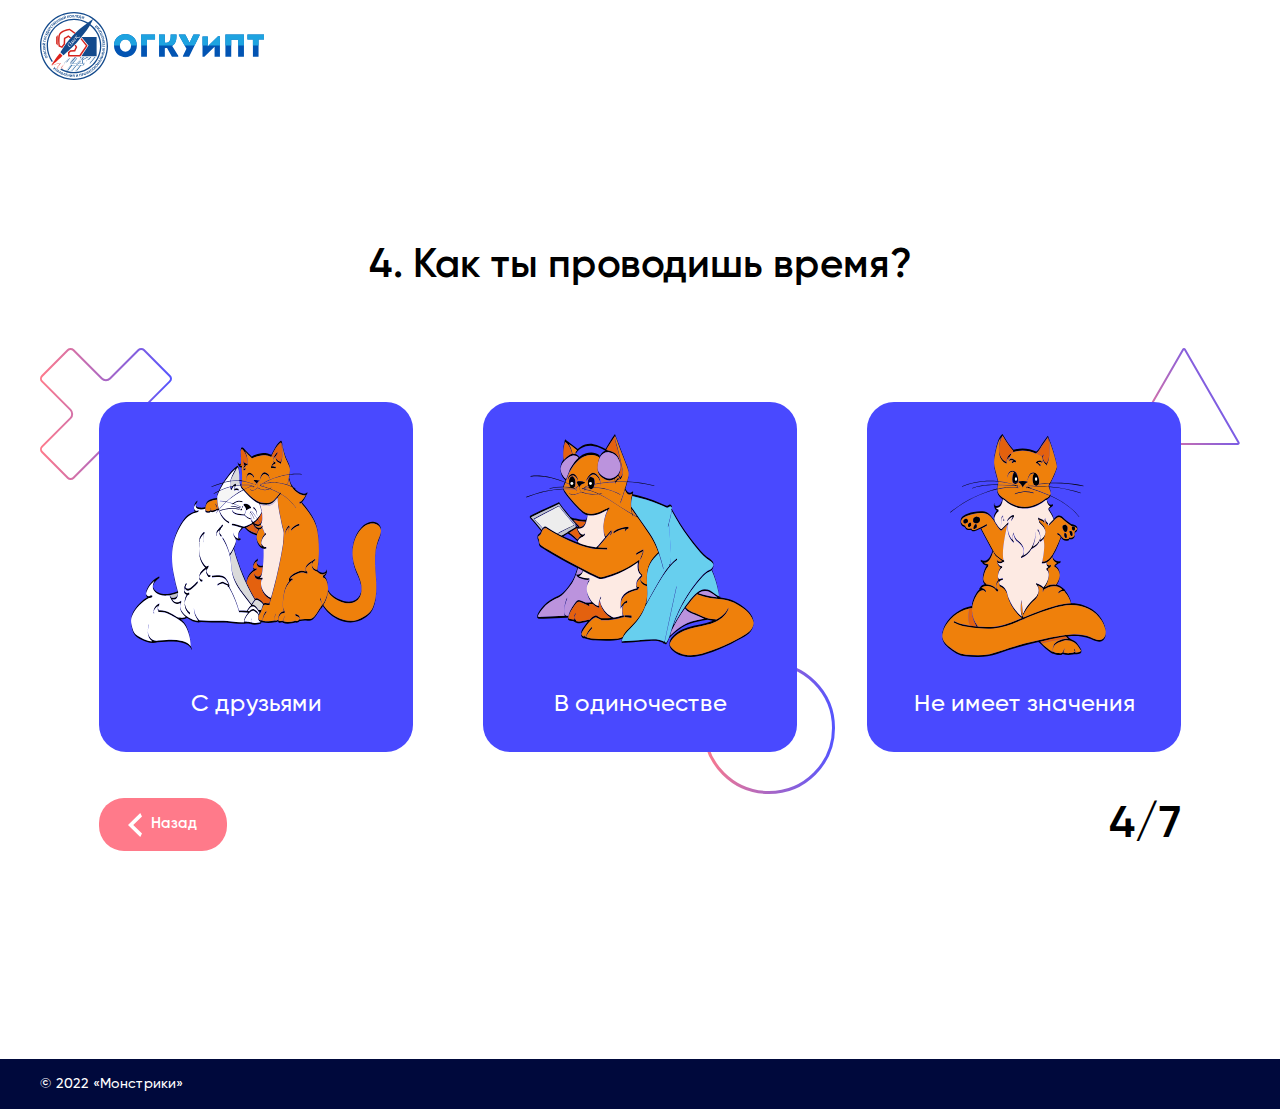
<file: questions/question-4.html>
<!doctype html>
<html lang="ru">
<head>
    <meta charset="UTF-8">
    <meta name="viewport"
          content="width=device-width, user-scalable=no, initial-scale=1.0, maximum-scale=1.0, minimum-scale=1.0">
    <meta http-equiv="X-UA-Compatible" content="ie=edge">
    <title>ПрофТест</title>
    <link rel="stylesheet" href="../fonts/gilroy/stylesheet.css">
    <link rel="stylesheet" href="style/questions-style.css">
    <link rel="icon" href="../img/ogkuipt.png">
</head>
<body>
<header>
    <div class="wrapper">
        <a href="../index.html">
            <svg viewBox="0 0 224 68" fill="none" xmlns="http://www.w3.org/2000/svg">
                <path d="M96.8663 33.5605c0-15.414-22.8663-15.414-22.8663 0 0 15.4459 22.8663 15.4459 22.8663 0Zm-17.0064 0c0-8.0255 11.1783-8.0255 11.1783 0 0 8.0892-11.1783 8.0892-11.1783 0ZM106.948 27.4777h8.089v-5.0955h-13.885v22.293h5.796V27.4777ZM124.832 44.6752V36.172c.732 0 1.433 0 2.197-.1274l4.905 8.6306h6.337v-.8917l-6.051-9.809c4.427-2.8344 4.3-7.0382 4.3-11.5923h-5.86c0 4.1719.286 8.4395-5.414 8.4395h-.414v-8.4395h-5.796v22.293h5.796ZM142.921 44.6752h6.147l10.573-21.4332v-.8598h-6.178l-3.822 8.2165h-.159l-4.204-8.2165h-6.37v.8598l7.516 13.6306-3.503 7.1975v.6051ZM174.576 34.7157v9.9595h5.356V24.3219h-1.882l-10.249 10.0174v-9.9305h-5.298v20.2953h1.853l10.22-9.9884ZM203.945 22.3822H185.41v22.293h5.828V27.6369h6.879v17.0383h5.828v-22.293ZM212.917 27.4777v17.1975h5.637V27.4777H224v-5.0955h-16.561v5.0955h5.478Z" fill="#0254B3"/>
                <mask id="a" style="mask-type:alpha" maskUnits="userSpaceOnUse" x="74" y="22" width="150" height="24">
                    <path d="M96.8663 33.5605c0-15.414-22.8663-15.414-22.8663 0 0 15.4459 22.8663 15.4459 22.8663 0Zm-17.0064 0c0-8.0255 11.1783-8.0255 11.1783 0 0 8.0892-11.1783 8.0892-11.1783 0ZM106.948 27.4777h8.089v-5.0955h-13.885v22.293h5.796V27.4777ZM124.832 44.6752V36.172c.732 0 1.433 0 2.197-.1274l4.905 8.6306h6.337v-.8917l-6.051-9.809c4.427-2.8344 4.3-7.0382 4.3-11.5923h-5.86c0 4.1719.286 8.4395-5.414 8.4395h-.414v-8.4395h-5.796v22.293h5.796ZM142.921 44.6752h6.147l10.573-21.4332v-.8598h-6.178l-3.822 8.2165h-.159l-4.204-8.2165h-6.37v.8598l7.516 13.6306-3.503 7.1975v.6051ZM174.576 34.7157v9.9595h5.356V24.3219h-1.882l-10.249 10.0174v-9.9305h-5.298v20.2953h1.853l10.22-9.9884ZM203.945 22.3822H185.41v22.293h5.828V27.6369h6.879v17.0383h5.828v-22.293ZM212.917 27.4777v17.1975h5.637V27.4777H224v-5.0955h-16.561v5.0955h5.478Z" fill="#000"/>
                </mask>
                <g mask="url(#a)">
                    <path fill="#1EA3E0" d="M65.8935 4.62885h178.344v28.952H65.8935z"/>
                </g>
                <path d="M33.9993 0C15.2225 0 0 15.2214 0 34s15.2225 34 33.9993 34C52.7762 68 68 52.7786 68 34S52.7775 0 33.9993 0Zm0 66.6805c-18.0486 0-32.68251-14.6315-32.68251-32.6832 0-18.0517 14.63121-32.68319 32.68251-32.68319 6.7067-.01044 13.2526 2.05238 18.7416 5.90603-.8014.57365-2.6078 1.86606-4.6691 3.36456-4.2475-2.55884-9.1138-3.90757-14.0725-3.90024C18.9138 6.68446 6.68432 18.9142 6.68432 34c-.00889 5.6987 1.77287 11.2561 5.09358 15.8873l1.0849-.7432C9.69266 44.7316 7.99173 39.4332 8.00112 34c0-14.3575 11.64098-25.99872 25.99818-25.99872 4.5305-.00674 8.9833 1.17641 12.913 3.43102-2.2986 1.6871-4.7274 3.5097-6.329 4.8225-1.5148 1.2436-3.2194 2.8343-4.9173 4.5282-.3544.3526-.7065.7088-1.0564 1.0686-1.1934 1.2206-2.3624 2.4669-3.4364 3.6508-.3309.3616-.6519.7187-.9629 1.0713-.6048.6781-1.169 1.3291-1.6761 1.9258-3.0622 3.6032-8.1368 11.7401-8.1368 11.7401l3.0988 3.0215s2.441-2.2485 4.7274-4.3017c2.2864-2.0532 6.8999-6.5474 8.8731-8.7553.8584-.9588 2.5061-2.898 4.3138-5.114 2.3542-2.8872 4.9824-6.2383 6.4945-8.5247.6631-.9982 1.3195-2.0939 1.9338-3.1775 3.1619 2.4255 5.7227 5.5466 7.4839 9.1213 1.7613 3.5748 2.6756 7.5071 2.6721 11.4922 0 14.3575-11.6396 25.9973-25.9968 25.9973-4.5412.0068-9.0042-1.1822-12.9401-3.4473l-.6632 1.1405c4.1381 2.3815 8.8303 3.6313 13.6046 3.6236 15.0923 0 27.315-12.2229 27.315-27.3155.0035-4.22-.9725-8.3833-2.8511-12.1621-1.8785-3.7789-4.6084-7.0702-7.9748-9.6149 1.1459-2.1021 2.0681-4.00067 2.4709-4.8442 4.2457 3.0201 7.7068 7.0126 10.0939 11.644 2.3871 4.6313 3.6309 9.7668 3.6273 14.9772 0 18.049-14.6326 32.6805-32.6812 32.6805Z" fill="#134A8C"/>
                <path d="M56.6248 44.1535V25.0901H41.4105l7.0776 8.4854-7.0776 10.578h15.2143ZM5.81098 43.9121c1.49174-.7934 2.59698 1.7169.90589 2.1698-1.48224.7798-2.57527-1.7087-.90589-2.1698Zm.21969.4828c-1.12558.2997-.54244 1.7236.46787 1.2056 1.14321-.3051.55329-1.7318-.46787-1.2056ZM6.01711 40.3414c.12205 0 .23461.3987.13562.461l-1.94875.5466 2.13589.1491c.10849.0109.11663.1357.14917.2279.03255.0922.06917.2048-.00949.2712l-1.76296 1.2205 1.94739-.5424c.13562.0122.15867.2834.17223.396.01356.1125-2.29049.7242-2.33253.6536-.13561-.1424-.29428-.6455-.12341-.8042 0-.0135 1.34392-.9682 1.39545-1.0062-.08001-.0122-1.68837-.1356-1.71956-.1533-.22783-.0189-.35259-.5424-.30648-.7214-.08815-.1017 2.2376-.6605 2.26743-.6984ZM5.32685 38.2203c.34716-.0949.47328.3757.54245.6442.35937 1.4918-2.34745 1.8986-2.53188.4163-.09086-.3702.07458-.9371.5221-.7119-.84486 1.7168 2.59155 1.2029 1.31409-.1818-.12884-.1193.05017-.1437.15324-.1668ZM5.3933 36.0207c.13561.0542.13561.3946.08543.5153-.34445.2265-1.10795.3512-.93436.9168.03797.0081.99132-.1275 1.02522-.0977.07188.1031.13562.4164.01763.495-.04475-.0095-2.33117.2712-2.37185.2414-.06781-.1058-.13562-.4177-.01763-.4936l.92758-.099c.05154-.6076-.74179-.4666-1.06998-.6862-.04882-.1696-.14781-.5751.16816-.4408.3309.1085.85436.1356 1.01709.4841.13155-.4516.77706-.6468 1.15271-.8353ZM5.32278 33.6732c.11663.0379.12747.4611.01356.5031-.20342 0-1.40765.042-1.58395.0312.20478.099 1.39138.8788 1.61107 1.0103.11799.0882.10307.3499.04204.4625-.03932.0298-2.34337.0569-2.38677.0678-.11798-.0394-.12476-.4611-.01221-.5045.20207 0 1.40766-.0421 1.5826-.0312-.19664-.099-1.39545-.8815-1.60972-1.0117-.08001-.0488-.07594-.1356-.08001-.2292-.00407-.0936-.02577-.2197.07187-.24l2.35152-.0583ZM2.36372 31.2606c.64552.0163.64958 1.1649.12883 1.3656-.30512.1248-.36208-.122-.27122-.3648.09493-.0651.24953-.0258.29157-.1804.10577-.2305-.06645-.3715-.25224-.438-.01628-.1044-.04475-.3756.10306-.3824Zm3.09874-.0977c.11256.0489.08544.4706-.03255.5032-.20206-.0177-1.40494-.0828-1.57988-.1099.19528.118 1.30866.9995 1.51615 1.15.10306.0868.09492.4313-.03526.4706l-2.34745-.1451c-.11391-.0488-.08408-.4719.03255-.5045.2007.0149 1.40494.0827 1.57852.1085-.18714-.1153-1.31137-1.0008-1.51343-1.1486-.07594-.057-.06374-.1438-.05967-.2374.00407-.0935-.00678-.2197.09357-.2319l2.34745.1451ZM3.69815 28.0465c.07458.019.19121.0203.18985.1099l-.13561.8136 1.97587.335c.11256.0624.02034.2712.00949.3824-.01763.0556-.03254.1221-.09357.1167l-2.22946-.3757c-.02186-.0014-.04314-.0077-.06235-.0182-.0192-.0105-.03588-.0252-.04886-.0428-.08272 0 .18444-1.23.1763-1.2775.03255-.0827.11663-.0542.21834-.0434ZM5.25497 25.8184c1.68024.2197 1.13101 2.9008-.50854 2.2959-1.66396-.2197-1.12016-2.8832.50854-2.2959Zm-.10171.5221c-1.43613-.3662-1.26661 1.3941.05018 1.31.93437.0502.81232-1.2788-.05018-1.31Z" fill="#134A8C"/>
                <path d="M6.7901 24.0187c.35124.0828.23732.5561.16681.8232-.40684 1.4837-2.97262.5425-2.42204-.8476.09764-.3688.51397-.7865.80011-.3743-1.56632 1.1026 1.69651 2.2974 1.2395.4693-.05425-.1641.11663-.1045.21562-.0706ZM7.08031 22.4863c.30513.2848.56008.6089.36344 1.0117-.0556.1112-.13561.2956-.27936.2712-.09357-.0339-.3336-.0814-.32682-.1953.19257-.1356.27122-.3621.06238-.5356-.07459-.0231-2.01249.1979-2.00028.0732.01085-.1492.09086-.472.28343-.4665.34988-.0109 1.01438-.0543 1.35612-.0434-.27122-.2143-.73909-.6781-.9981-.9141-.09493-.0908.06644-.5017.19256-.495.02263.0121.04322.0277.06103.0461l1.2856 1.2477ZM9.50235 20.3761c.08679.0746-.05018.2401-.08544.3228-.04882.2183-.54245-.1872-.63602-.1899l-.73909 1.4796c.05832.0732.67806.2224.53296.3946-.0434.0787-.09493.2875-.20749.2631l-.79875-.3987c-.12477-.0393-.03391-.1587 0-.2319-.33497-.5858-.93166-.8706-1.49852-1.2721-.08408-.0596-.12747-.1098-.08272-.2034.8964-1.8064.32276-1.2693 2.48713-.3363.05017-.0732.09628-.316.23054-.2265l.7974.3987Zm-2.74479-.4678-.25902.5194c.4882.3499 1.01709.6129 1.30052 1.1256l.45023-.9005-1.49173-.7445ZM10.0353 18.0219c.3255.0149 0 .4068-.11663.4977 0 .0122-.54244-.1207-.55736-.1221l-.48685.7961c.01356.0203.36209.4136.36073.4285 0 .1505-.21291.5737-.36615.2984l-1.47818-1.8051c-.11391-.1139.21834-.6455.36616-.5872l2.27828.4937Zm-2.15081.0217.71739.8516.36751-.6021-1.0849-.2495ZM9.96614 15.4859c.56826.3621.39866 1.0401 0 1.4782l.64416.4638c.0678.1356-.1478.3634-.2617.4204-.0421.0081-1.80503-1.3033-1.843-1.3196-.02094-.0113-.03909-.0271-.05313-.0463-.01404-.0192-.02361-.0414-.02803-.0647-.00442-.0234-.00356-.0475.0025-.0705.00606-.023.01718-.0444.03255-.0626.3214-.4773.853-1.3059 1.50665-.7987Zm-.27936.4488c-.30649-.2508-.56415.057-.71603.3079l.67806.4923c.22376-.2346.36889-.5967.03797-.8002ZM12.4004 14.6667c.2956.2062.0162.6035-.1478.8273-.9195 1.2314-2.96452-.5872-1.9407-1.6789.2265-.3079.7676-.5425.8815-.0543-1.86057.4489.7323 2.7598.9805.8924.0109-.1722.1478-.0543.2265.0135ZM12.4085 11.9083c.0502.0556.1438.1235.0977.1953l-.4367.4489 1.4443 1.3874c.0542.0867-.0611.1668-.1167.2386-.0556.0719-.1464.1777-.2346.1275l-1.4388-1.3873-.4313.4489c-.1152.0515-.2875-.1533-.3132-.255 0-.0393 1.2205-1.2639 1.2286-1.2938.0705-.0515.1424.0407.2007.0895ZM15.0692 11.5571c.5764.6347-.3268 1.3819-.8299 1.702-.0977 0-1.6274-1.6925-1.6152-1.7888.1356-.24.6103-.6035.83-.7486.4611-.3214 1.1201.2197.8476.7228.1194-.0786.2637-.1106.4052-.0898.1415.0207.2705.0928.3623.2024Zm-1.1866-.339c-.2251-.2713-.5112.0298-.6943.202l.4326.4787c.1993-.164.514-.4258.2617-.6807Zm.8137.7024c-.2712-.3159-.6076.0516-.8232.2523l.4747.5235c.1993-.1858.6238-.4774.3431-.7758h.0054ZM16.8905 10.8207c.042.0624.1193.1356.0624.2021l-.9832.7757c-.1682.2929-1.4402-1.7074-1.5501-1.7399-.2522-.20211.9344-.85713.9968-.9819.1071-.04068.3065.21699.2441.31056l-.6984.54246.3729.47738.5913-.46246c.0746-.04069.1356.05289.179.10716.0434.0542.118.1356.0597.1966l-.5913.4652.4285.5424.7052-.5506c.0773-.0352.1329.0597.1831.1153ZM18.903 9.60696c.0176.14511-.2645.29021-.3906.30242-.0461 0-.556-.83539-.5872-.85844l-.773.51533c.0095.03526.5791.82993.5669.87063-.0583.1126-.3038.316-.4299.2455-.0122-.0421-1.3209-1.93795-1.31-1.98813.0597-.11256.3038-.31734.4285-.24411l.5058.75809.7744-.51534-.5072-.75808c-.0176-.14647.2644-.28886.3919-.30242.0488.00813 1.2978 1.94743 1.3304 1.97455ZM21.0267 8.41626c0 .14646-.2889.27123-.415.27123-.0448-.00678-.4841-.88014-.5113-.90455l-.8136.44753c0 .03526.5058.87607.4909.91675-.0692.10714-.3296.28886-.4503.2075-.0081-.04476-1.1499-2.04508-1.135-2.0939.0691-.10578.3295-.29021.4488-.20613l.4381.79877.8136-.44753-.4393-.79877c0-.14647.2888-.27123.4149-.27123.0489.0122 1.127 2.0505 1.1582 2.08033ZM22.8045 6.79159c.2441.53026-.1112.97101-.64 1.16765-.1465.01356-.6578.4204-.7432.14646l-.8937-2.07626c-.0108-.02984 0-.05153.0285-.07459.1031-.05967.3295-.2197.4353-.12476l.339.78792c.5032-.25767 1.2124-.47194 1.4741.17358Zm-.4597.24411c-.1492-.39871-.575-.20207-.8625-.06509l.3119.72554c.2943-.10985.7174-.28751.5506-.66045Zm1.4999.13562c0 .12612-.3811.2875-.4652.20071l-.9303-2.16984c0-.12612.3811-.28886.4652-.20071l.9303 2.16984ZM26.2328 6.38882c0 .12341-.4068.2536-.4787.15595-.0597-.19528-.4407-1.33716-.4801-1.51074-.0379.22512-.4475 1.58398-.5112 1.83215-.0434.12748-.3662.24682-.4516.13562l-.7228-2.23629c0-.12477.4068-.25225.48-.1546.0597.19257.4394 1.33716.4801 1.50803.0393-.21698.4489-1.58805.5126-1.8308.0244-.09221.1112-.11256.198-.13561.0868-.02306.2034-.08679.2509 0l.7228 2.23629Zm-1.2286-2.84791c.3431.80284-1.5989 1.09712-1.2477.30513.3798-.20478.2523.1112.5425.13561.2549.01357.3214-.19799.316-.39463.0854-.05154.3268-.17902.3892-.0434v-.00271ZM29.3573 5.69583c-.0407.14239-.3811.17087-.5058.13561-.2563-.32141-.4516-1.07-.9995-.84488l.1967.97507c-.0339.14375-.3553.16545-.4747.13562-.0434-.02577-.4638-2.29732-.4841-2.33394.038-.13561.3566-.16409.4773-.13561.0367.02034.1845.9154.2021.9493.6089 0 .396-.78249.5845-1.12967.1641-.06509.5587-.20071.4529.12748-.0759.33904-.0501.86251-.3878 1.05644.4665.08137.7174.69842.9384 1.06458ZM31.6614 4.19321c.3865 1.64908-2.3204 2.07491-2.3298.32277-.3757-1.63145 2.3094-2.05457 2.3298-.32277Zm-.5221.08951c-.1628-1.47278-1.7494-.69706-1.2111.50584.2794.89099 1.4809.31056 1.2111-.50584Z" fill="#134A8C"/>
                <path d="M34.0047 5.31204c-.0352.11798-.4597.13561-.5031.01763l-.0678-2.00303-.5343.01762c-.1437.77165.0285 2.15086-1.0144 2.13323-.0651-.0312-.0569-.11121-.0637-.18444-.0583-.46245.3621-.04475.457-.93303.1519-.34717-.0407-1.18121.2807-1.41853.0407 0 1.3561-.08137 1.3263-.00678.029.03279.0441.0756.042.11934l.0773 2.25799ZM36.4254 5.4151c-.0447.11392-.4692.09087-.5017-.02576l.1017-1.99897-.533-.02712c-.2115.75402-.1424 2.07355-1.1432 2.04914-.1085 0-.1003-.10985-.0976-.198-.019-.46651.3648-.01491.5356-.89099.179-.33225.0597-1.1812.4069-1.39005.0393.00949 1.3561.03526 1.3222.10578.0252.0354.0363.07891.0312.12205l-.1221 2.25392ZM38.3999 5.5236c-.0135.07458-.0135.18172-.099.18714l-1.2381-.15053c-.3268.08679.1994-2.22544.1451-2.32579-.0339-.32141 1.2666.05967 1.3995.01627.1044.04747.0611.37023-.0502.39328l-.8801-.11798-.0759.60213.7445.09493c.08.02441.0542.12883.0488.20207-.0054.07323-.0135.17901-.0976.18036l-.7445-.09493-.0895.69571.8882.11256c.0814.02441.0529.13019.0488.20478ZM40.8762 6.81058c-.0515.10307-.2454.01356-.3349 0-.2238.00949.0406-.57501.0203-.66316l-1.6192-.33496c-.0556.07458-.0407.71333-.2455.61569-.0868-.0217-.301-.01763-.3078-.13562l.1817-.86793c.0068-.13562.1451-.07324.2238-.05832.48-.47465.6034-1.12424.8462-1.7752.0366-.09628.0732-.15053.1749-.13561 1.9773.40684 1.31-.01356.9629 2.3163.0827.03119.3295.01356.278.16545l-.1804.87336Zm-.2522-2.77197-.5682-.11798c-.213.56144-.3323 1.14052-.7554 1.54601l.9859.20342.3377-1.63145ZM44.0563 7.10893c-.099.11121-.3594-.03797-.4733-.08679-.1613-.37159.1831-1.17442-.4475-1.24766l-.2983.94931c-.0516.0895-.1723.0217-.2618 0-.0895-.0217-.2224-.04882-.2088-.15054l.2983-.9493c-.5641-.30106-.7363.55467-1.0849.76622-.1763-.02305-.6089-.10306-.3512-.33768.2482-.29292.4855-.82318.9208-.82725-.3444-.26173-.2278-.872-.2305-1.25443.0746-.10443.5004.03254.4922.17358.0177.36345-.1546 1.0239.3757 1.08492l.2848-.88963c.0488-.08951.1708-.01763.259 0 .0881.01763.2224.04882.2115.15053l-.282.88285c.5316.28479.693-.50991 1.0089-.72147.1763.02306.5859.09358.3404.3309-.2183.27123-.4312.74046-.8231.74724.3729.30785.2535.94795.2698 1.3792ZM14.2393 57.1427c-.6957.5614-1.8104-.2292-.9669-.5886.0651.2278.259.3784.4936.2346.0475-.0637.4665-1.9962.5818-1.9447.1356.0583.4244.2414.3553.4245-.1031.339-.2713.9913-.4069 1.3168.2916-.1844.891-.4882 1.2016-.6605.1193-.0623.461.2279.4068.3459-.0196.0178-.0415.0328-.0651.0447l-1.6002.8273ZM16.2518 59.5037c-.1031.0705-.4462-.1858-.4069-.3051l1.2083-1.6274-.7526-.5587-1.2083 1.6274c-.1058.0678-.4475-.1872-.4069-.3065.114-.0394 1.4063-2.1699 1.584-1.8796 2.0382 1.5432 1.5622.6523-.0176 3.0499ZM19.1742 59.3654c-.3309.5981-1.0266.4719-1.4917.1017l-.4272.6781c-.1275.0773-.377-.1248-.4421-.236-.0122-.0461 1.2015-1.9162 1.2124-1.9555.0099-.022.0245-.0414.0429-.057.0183-.0155.04-.0268.0632-.0329.0233-.0061.0476-.0069.0713-.0024.0236.0045.0459.0143.0653.0285.5004.2957 1.3738.7798.9059 1.4755Zm-.4733-.2536c.2333-.3268-.0949-.5669-.3594-.7038l-.4529.7201c.2522.2088.6252.3322.8123-.0163ZM20.4042 61.7997c0 .3309-.4177.0244-.5126-.0882-.0109 0 .0909-.5533.0909-.5709l-.8341-.4462c-.0203.0149-.3973.392-.4068.3906-.1532.0081-.5926-.1804-.3241-.3526l1.7318-1.6043c.1098-.1234.6672.1831.6183.3349l-.3634 2.3367Zm-.1519-2.1698-.8137.7784.6306.3349.1831-1.1133ZM22.7272 62.2052c-.3458.7987-1.413.2712-1.9189-.0556-.0461-.0882.8829-2.2105.9778-2.239.2794.0298.8137.3105 1.0374.4543.4896.2916.2713 1.1256-.3132 1.0849.1222.0777.2117.1974.2517.3365.0399.1392.0276.2882-.0348.4189Zm-.4868-.1967c.179-.381-.3024-.5424-.5777-.655l-.2862.6564c.2523.1112.6984.3824.8639-.0014Zm.3119-1.0415c.16-.3228-.2427-.4584-.4774-.556l-.2617.5994c.2278.1153.6021.297.7323-.0434h.0068ZM24.7804 63.6644c-.0759.0976-.4841-.0434-.4828-.1668l.6659-1.9217-.5113-.1776c-.4204.678-.7241 1.9786-1.6924 1.6735-.1505-.0462-.0163-.2577.0095-.3486.0257-.0556.0502-.1166.1139-.0949.6781-.0692.8286-1.0619 1.1934-1.6152.0515-.1017.0949-.1532.1993-.1193l1.169.4068c.3363-.0325-.6998 2.2607-.6645 2.3638ZM26.9014 64.1011c-.0244.0718-.0393.1803-.1248.1736l-1.2205-.3228c-.3404.0447.4964-2.2105.4557-2.319.0095-.3269 1.2639.2292 1.4036.2048.099.061.0122.3797-.1018.3878l-.8706-.2305-.1573.5953.7364.194c.0786.0352.0366.1356.023.2102-.0135.0745-.0379.1776-.1234.1681l-.735-.1939-.1817.6862.876.2319c.076.0366.0339.1397.0204.2143ZM29.3587 64.7154c-.0895.118-.3974.0244-.4977-.0556-.0312-.0353.1844-.9995.179-1.0374l-.9262-.1723c-.0177.0326-.1655 1.0131-.2035 1.0334-.122.0407-.4434.0163-.4855-.1248.0204-.0393.4069-2.3434.4503-2.3719.122-.0393.4461-.0162.4855.1248l-.1682.91.9262.1709.1682-.9087c.0895-.1193.3973-.0244.4977.0556.0298.0434-.4312 2.334-.4258 2.376ZM32.0791 65.0124c-.0529.1126-.4801.0719-.5086-.0488.0231-.2048.1275-1.4213.1614-1.5989-.0665.0922-.1356.1953-.217.2834-.1519.099-.9872 1.4362-1.2395 1.2694-.0908-.0177-.2278 0-.2332-.1045l.2264-2.3719c.0543-.1139.4815-.0718.5099.0489-.0217.2034-.1356 1.4212-.16 1.5961.1234-.1857 1.0551-1.2978 1.2124-1.4917.0597-.076.1478-.0597.2427-.0529.095.0068.2224 0 .2319.1017l-.2264 2.3692ZM34.5011 65.0626c-.0678.1288-.3865.0854-.4991.0285-.0339-.0299.0109-.9412 0-.9765-.6048-.1356-.6672.5167-.834.9249-.0271.0651-.0881.0746-.16.08-.156 0-.5099.0502-.3594-.2088.1424-.2984.2292-.8259.5818-.9493-.6957-.1356-.6157-1.1853.0461-1.3168.2631-.057.9222-.0923 1.2083 0 .0159.0161.028.0355.0355.0568.0075.0213.0102.0441.0079.0666l-.0271 2.2946Zm-.4869-2.0641c-.2969-.0081-.7621-.0542-.7458.354-.019.4068.4421.3838.7377.377l.0081-.731ZM38.1721 64.7873c-.0298.1207-.4543.1654-.5072.0515-.0176-.2048-.1546-1.4185-.1573-1.5975-.0841.2142-.7798 1.4755-.895 1.7087-.0583.118-.2441.0963-.3513.1072-.2454.1681-.3064-2.3977-.3702-2.4411.0298-.1234.457-.1641.5099-.0529.0176.2034.1519 1.4199.156 1.5962.084-.2061.7797-1.4796.895-1.7061.0434-.0867.1356-.0881.2265-.1003.0908-.0122.2197-.0434.2482.0542l.2454 2.3801ZM41.7034 64.0929c-.0149.1248-.4326.217-.5004.1126l-.4421-1.9786-.9153.2048.4421 1.9854c-.0163.1247-.434.2156-.5004.1112.0447-.1112-.7242-2.4818-.3879-2.4262 2.5048-.5519 1.5202-.7716 2.304 1.9908ZM43.5057 61.7916c.2374.6414-.3146 1.0849-.9004 1.1988l.2359.7676c-.0244.1478-.3417.2047-.4678.1817-.0434-.0231-.6645-2.1698-.6876-2.197-.0098-.022-.0146-.046-.0141-.0702.0005-.0241.0063-.0479.0171-.0695.0108-.0216.0262-.0406.0451-.0556s.041-.0256.0645-.0311c.5506-.1886 1.4876-.5344 1.7073.2753Zm-.5004.1925c-.0949-.3905-.4909-.2983-.7675-.1885l.2508.8137c.3201-.0542.6578-.2549.5167-.6252ZM46.1515 61.2599c.8137 1.5149-1.7317 2.6391-2.1982.9263-.7947-1.5013 1.7263-2.6174 2.1982-.9263Zm-.4895.2252c-.5425-1.4009-1.8986-.2265-1.0537.8136.5072.7975 1.5324-.084 1.0537-.8136Z" fill="#134A8C"/>
                <path d="M48.7458 59.9011c.2943.5167.0135 1.074-.4801 1.3493.099.1967.2414.3337-.0583.4408-.2631.1817-.2902-.0149-.3919-.2102-1.1934.716-2.0993-1.1297-.8801-1.7169-.1045-.2075-.2292-.3078.0651-.4258.2712-.1709.278-.0095.3851.1939.5085-.259 1.1134-.1885 1.3602.3689Zm-1.6274.2034c-.6333.3323-.1098 1.3562.5262 1.028l-.5262-1.028Zm1.1785.0502c-.0275-.0694-.0693-.1321-.1227-.1842-.0535-.052-.1173-.0921-.1874-.1178-.07-.0256-.1447-.0361-.2191-.0308-.0744.0053-.1469.0263-.2126.0616l.5262 1.0279c.0652-.0341.1228-.0811.1693-.1382.0465-.0571.0808-.1231.101-.1938.0202-.0708.0257-.145.0163-.218-.0094-.073-.0335-.1433-.071-.2067ZM50.9902 59.8373c.0352.0678.1044.1519.0407.2102l-1.0755.6673c-.202.278-1.2652-1.8783-1.3723-1.9231-.2319-.2319 1.036-.7621 1.1133-.8801.1126-.0298.2848.2509.2116.3404l-.7649.4747.3241.5221.6469-.4069c.0787-.0325.1248.0678.1682.1275.0434.0597.1044.1505.0379.2048l-.6468.4068.3756.6049.7703-.4788c.08-.0366.1261.0692.1709.1302Z" fill="#134A8C"/>
                <path d="M52.6826 58.4215c.2373.2713-.1356.5967-.3567.7744-1.2205.9751-2.7597-1.3304-1.4768-2.1414.3011-.2441.891-.3377.8788.1709-1.9406-.0339.0163 2.8954.735 1.1256.0543-.1722.1546-.0149.2197.0705Z" fill="#134A8C"/>
                <path d="M54.3588 57.045c.2563.2604-.0963.6062-.2997.7974-1.1446 1.0592-2.8479-1.1323-1.6274-2.0342.2821-.2712.8652-.4068.8883.1085-1.9379.1031.221 2.8873.8137 1.0714.0434-.1655.1586-.0299.2251.0569ZM56.4011 55.5302c.0515.1126-.255.4069-.3662.3553-.1356-.1505-1.0008-1.0171-1.1133-1.1568.0284.1099.0569.2333.0759.3486l.2821 1.5473c.023.1465-.1695.2713-.2712.3418-.0061.0052-.0132.0091-.0208.0115-.0077.0024-.0157.0033-.0237.0025-.008-.0007-.0157-.0031-.0227-.0069-.0071-.0038-.0133-.009-.0183-.0153-.019-.0393-1.6789-1.6911-1.6761-1.7413.0434-.1207.2441-.3688.381-.3241.1356.1478 1.0008 1.0185 1.1134 1.1555-.061-.2143-.3051-1.645-.3567-1.8986-.0176-.0936.0516-.1506.1167-.2184.0651-.0678.1464-.1695.2291-.1112l1.6708 1.7101ZM57.4236 52.5101c1.4199.9669-.3092 3.1408-1.5188 1.8389-1.3982-.9615.3159-3.1178 1.5188-1.8389Zm-.3309.4258c-.8001-.8679-1.8036.3241-.8584.99.811.8828 1.8185-.3201.8584-.99ZM59.8362 51.2461c.0691.1357-.1465.3689-.2618.4272-.0447.0122-.8272-.5913-.8638-.6021l-.5425.7676c.0217.0298.8476.5777.8503.6211-.0136.1275-.1736.4068-.3187.3865-.0271-.0353-1.9501-1.3562-1.9582-1.4118.0163-.1274.1736-.4068.3187-.3865l.7526.5425.5425-.7676-.7527-.5424c-.0691-.1357.1465-.3689.2617-.4272.0489-.0095 1.9312 1.3792 1.9719 1.3927ZM61.1611 48.8376c.3309.0122.0068.4191-.1112.5072 0 .0122-.5425-.1153-.5669-.1166l-.4828.8137c.0136.0203.373.4136.3716.4299 0 .1519-.2075.5831-.3661.3065l-1.527-1.8091c-.1167-.1139.2142-.6578.3648-.6008l2.3176.4692Zm-2.1793.0529.7391.853.3648-.6157-1.1039-.2373ZM62.3436 46.7071c.0882.0868-.1003.4747-.2224.4584l-1.8294-.8869-.236.4868c.6198.4964 1.8783.9493 1.4606 1.8769-.0624.1451-.2577-.0135-.3445-.0501-.0529-.0326-.1098-.0638-.0813-.1235.0122-.678-.9561-.9493-1.4619-1.3764-.095-.0638-.1356-.1126-.0963-.213l.5424-1.112c.0082-.3363 2.163.9615 2.2688.9398ZM62.5674 44.0911c.5628.2034.6224.7757.3838 1.3005-.0977.114-.179.8137-.4408.6781-.0339-.0271-2.1386-.8204-2.1576-.8679-.0095-.1288.0719-.4367.2157-.453l.7987.3174c.1749-.5588.5303-1.2626 1.2002-.9751Zm-.1533.5045c-.4068-.1872-.5641.3024-.678.6103l.7445.2942c.1288-.297.3417-.7553-.0665-.9045ZM63.9994 42.0474c.1072.1017-.0217.3973-.1125.4868-.038.0272-.9724-.2942-1.0117-.2929l-.2712.9019c.0298.0203.9873.2712 1.0035.3159.0271.1262-.0339.4435-.179.4693-.0366-.0244-2.2823-.6673-2.3054-.7134-.0258-.1261.0326-.4448.1777-.4678l.8855.2712.2712-.9019-.8855-.2712c-.1071-.1017.0217-.396.1112-.4882.0461-.0258 2.2728.6903 2.3162.6903ZM63.7974 39.4395c.5831.1017.7458.651.6062 1.207-.0733.1288-.0285.7893-.3065.7038-.0393-.0203-2.2512-.4272-2.2783-.4706-.0325-.1234-.0068-.4421.1356-.4827l.8544.1722c.0664-.5628.2997-1.2843.9886-1.1297Zm.9113-.6523c.1098.0665.0203.4828-.1004.5031l-2.3406-.4692c-.1085-.0692-.0204-.4841.1017-.5045l2.3393.4706Zm-.971 1.1758c-.4177-.1044-.5004.3634-.5506.6781l.7852.1586c.076-.3065.1722-.7662-.2346-.8367ZM64.8579 36.2973c.3078-.1722.183.3784.1098.5072-.042.0258-.9493.3716-.9954.3933l.8544.5642c.1193.1017.0474.4068-.0095.5289-.0936.061-1.0944-.7364-1.1961-.7771-.1221.0217-1.169.5424-1.2653.4679-.0217-.1357-.0352-.4666.1085-.5425l.8761-.3512-.7839-.5167c-.1207-.095-.0461-.3947 0-.514.1085-.0665 1.0239.6781 1.131.7187l1.1704-.4787ZM62.8155 33.1605c.076 0 .1913-.0094.2089.076v.632l2.0342.0081c.1003.0258.0718.1641.0813.2577-.0108.0922.0163.2319-.0827.2563l-2.0342-.0082c-.0203.0434.0461.6944-.0501.6862-.099.019-.3323.0624-.3716-.0569l.0081-1.7766c.0122-.0868.1289-.0691.2061-.0746ZM64.8104 31.2863c.0773 0 .1844-.0217.2048.0624l.08 1.264c.1492.3092-2.2539.2251-2.3434.2983-.3146.0949-.1817-1.2721-.2495-1.3968.0271-.1126.3566-.1356.4-.0244l.0556.8977.6144-.0393-.0475-.7594c.0081-.0855.118-.0787.1912-.0882.0732-.0095.1817-.0203.1994.0638l.0474.7594.7093-.0434-.057-.9059c.0095-.0868.1207-.0787.1953-.0882ZM64.527 28.9538c.259-.2414.2712.3227.2278.4665-.0353.0352-.8354.5872-.8747.6184l.9642.3458c.1356.0692.1438.3852.1166.5153-.0773.0814-1.2395-.4556-1.3466-.4705-.1139.0501-1.0049.8136-1.1174.754-.0543-.1261-.1451-.4448-.0244-.5533l.7675-.5493-.8828-.316c-.1356-.0637-.1356-.3729-.1166-.5004.0895-.0908 1.1554.4137 1.2693.4286l1.0171-.7391ZM64.1445 26.4937c.1438.038.175.358.1357.4815-.0204.042-.9941.2156-1.0266.2346l.1993.9221c.0366 0 .9981-.2386 1.032-.2115.0841.0963.1858.4068.0719.4963-.0447 0-2.319.5276-2.3624.4977-.084-.0976-.1871-.4068-.0718-.495l.9045-.1952-.1993-.9222-.9046.1966c-.1437-.0366-.1749-.358-.1356-.4814.0231-.0434 2.3176-.5018 2.3569-.5235ZM62.1348 24.0269c1.5731-.6889 2.4952 1.9325.7499 2.2648-1.5582.6726-2.4736-1.9271-.7499-2.2648Zm.1858.5045c-1.1609.217-.6862 1.7019.381 1.2544 1.1785-.2156.6957-1.7087-.381-1.2544ZM62.4019 21.419c.1248-.0068.2862.3919.1926.4733l-1.8836.7635.2034.5018c.7838-.1288 1.965-.7581 2.3732.1722.0637.1424-.1831.1817-.2712.2224-.0584.0163-.1207.038-.1465-.023-.4977-.4652-1.3453.0746-2.0016.1641-.1099.0285-.1777.0298-.2224-.0705l-.4638-1.146c-.2414-.236 2.1657-.9642 2.2199-1.0578ZM59.9962 19.3292c1.4334-.9493 2.7895 1.4768 1.1283 2.102-1.4199.9303-2.7665-1.4741-1.1283-2.102Zm.2712.4651c-1.1066.4069-.3838 1.7929.5899 1.1704 1.1175-.4136.3933-1.8023-.5913-1.1649l.0014-.0055ZM58.1424 18.2551c.0691-.0339.1613-.1112.2183-.042l.4353.7133 1.7358-1.0578c.1451-.0163.2374.2509.2889.3607.0081.034 0 .0597-.0217.0774l-1.9555 1.1934c-.0164.0134-.0357.0231-.0563.0282s-.0421.0055-.0629.0012-.0404-.0132-.0573-.026c-.0169-.0128-.0308-.0293-.0405-.0482l-.6238-1.0225c-.0272-.0828.0556-.118.1397-.1777ZM58.6401 15.0722c.1193-.0339.3702.3133.2969.415-.1695.1166-1.1554.8368-1.31.9276.2292-.0339 1.6681-.0556 1.9284-.0705.1356 0 .3499.2712.2713.3933l-1.9393 1.386c-.1234.0366-.2143-.1858-.2807-.2713-.0271-.0515-.0638-.1098-.0163-.1491.1668-.1167 1.1568-.8354 1.3087-.9263-.2211.0299-1.6721.0556-1.9271.0692-.0963 0-.1424-.0733-.198-.1478-.0556-.0746-.1464-.1696-.0759-.2428l1.942-1.3833ZM54.6992 15.2363c.5668-.5614 1.607.8137.8313 1.0849-.4272-.3078-.0583-.2888-.1356-.598-.0868-.2441-.3106-.2238-.4923-.1356-.0922-.0651-.3051-.2414-.2034-.3513Zm2.1806-2.2634c.1153-.0447.396.2794.3323.3865-.1587.1356-1.0782.9358-1.2206 1.0402.3079-.0393 1.6871-.2509 2.0098-.2211.0787.076.2875.236.2116.3499l-1.8077 1.5515c-.118.0461-.396-.2821-.3336-.3879.1559-.1356 1.0849-.9357 1.2205-1.0388-.217.0475-1.6599.2021-1.9122.2373-.0949.0122-.1478-.0597-.2115-.1356-.0638-.0759-.16-.156-.0963-.236l1.8077-1.546Z" fill="#134A8C"/>
                <path d="M24.2244 52.4979c-.0253-.0245-.0591-.0382-.0943-.0382-.0351 0-.0689.0137-.0942.0382-.0312.0271-.0882.0813-.1641.1546-1.0442.9059-5.0719 3.3903-6.4606 3.2954-.0786 0-.1776-.0244-.2007-.0814-.1356-.3377.9819-1.546 1.7969-2.4275.815-.8815 1.5148-1.645 1.5785-2.041.0077-.043.0042-.0872-.01-.1285s-.0388-.0783-.0713-.1075c-.3784-.3363-2.2648.1546-5.3282 1.0022-1.2829.3553-2.5062.6944-3.1571.8002 1.0849-.7039 3.6141-2.8222 5.2197-4.177 1.8593-1.569 5.3174-4.9445 5.3174-4.9445l-2.5129-2.5916c-1.2449.8774-4.5091 5.7297-5.0909 6.5244-.514.7025-3.2357 4.5676-3.4052 5.289-.0101.0179-.0157.0379-.0163.0583 0 .036.0143.0705.0397.0959.0254.0255.0599.0398.0959.0398h.0244c.5099 0 1.9257-.392 3.5612-.8449 1.7847-.4937 4.7641-1.3182 5.0692-1.0673-.0556.3214-.8286 1.1595-1.5094 1.8986-1.272 1.3792-2.0342 2.2498-1.8497 2.7123.0596.1519.2047.236.4326.2536h.103c1.1677 0 3.5693-1.3033 5.1926-2.3706-.6645.7188-1.3208 1.5311-1.3317 1.9475-.0027.0452.0038.0906.0192.1333.0154.0427.0393.0817.0703.1148.0753.0748.1653.1331.2642.1714.099.0383.2048.0557.3108.0511.5221 0 1.0849-.3554 1.1215-.3771.016-.0091.03-.0214.0411-.0361.0111-.0147.0191-.0315.0234-.0493.0044-.0179.0051-.0365.0021-.0547-.003-.0181-.0097-.0355-.0197-.051-.01-.0155-.023-.0288-.0382-.0391-.0153-.0103-.0325-.0174-.0506-.0208-.0181-.0034-.0367-.0031-.0546.0008-.018.004-.035.0116-.0499.0224-.0095 0-.9642.5967-1.3562.1939-.0098-.0158-.0141-.0344-.0122-.0528.0122-.4842 1.4253-1.9963 2.4221-2.947.0718-.0637.1356-.1207.179-.1695.0212-.0256.0322-.0582.031-.0915-.0013-.0332-.0147-.0649-.0378-.0888Z" fill="#DE211A"/>
                <path d="M27.81 32.3835c0-.8463.5221-1.6532 1.2042-1.8593.6605-.1994 1.4118.1247 1.9203.8286.6292.8679.7052 1.862.2048 2.6553-.5954.9493-1.7142 1.1188-2.4492.2713-.4502-.5154-.7106-1.1975-1.0564-1.8037l.1763-.0922Zm2.3054 1.8023c.6781 0 1.0849-.5032.9642-1.2206-.1492-.8692-.7025-1.4524-1.4592-1.8158-.693-.3323-1.447.1708-1.4917.9343-.057.9304 1.0605 2.1075 1.9921 2.1021h-.0054ZM33.5559 31.1602l-1.4375-.8964c.198.4204.4394.7405.4855 1.0849.0461.3445-.0841.7459-.1722 1.1134-.0621.026-.1287.0394-.196.0394s-.1339-.0134-.196-.0394c-.0868-.0705-.1356-.3594-.0935-.3878.6984-.4706.198-.9575.0176-1.4172-.1099-.278-.3078-.5208-.5289-.8829-.0597.3418-.0949.5425-.1356.75l-.2387-.0231c.0394-.372.1023-.7412.1885-1.1052.0136-.0475.4069-.0665.5574.0189.4611.2604.8896.5778 1.367.8978-.0543-.933-.8029-1.7047-.5127-2.6051l.2184-.0475 1.4008 1.9664.114-.7093h.2102c-.0317.3689-.0633.7387-.095 1.1094-.1925-.019-.4543.0339-.5641-.0719-.2875-.2712-.5086-.6225-.8639-1.0849.2469.8259.4462 1.4917.6442 2.159l-.1695.1315ZM36.1732 25.1742c.6374.0773 1.1147.1234 1.588.198.4421.0691.8815.2373 1.3195.2332.3363 0 .7662-.1464.3607-.6658-.061-.0787.0068-.2577.015-.3893.1356.057.3905.1248.3865.1682-.0339.3309-.0163.7432-.2048.9697-.4679.5614-1.1337.4515-1.763.2875-.5072-.1357-1.0049-.3079-1.5337-.472-.0502.67.9967.9263.4068 1.7481l-1.4768-1.9976-.1641.636-.1804-.0312.1953-1.3019.1844-.0461.7066.8232c-.0597-.4692-.1275-.8137-.1356-1.1582-.0116-.2414.0296-.4826.1207-.7065.0528-.1193.2712-.1655.4068-.2455.0122.1553.0122.3113 0 .4665-.061.5303-.16 1.0578-.2319 1.4837ZM35.864 27.123c.0827.1532.122.1912.122.2291-.0067.5968-.0244 1.3223-.6536 1.4918-.6292.1695-1.0008-.4624-1.2626-.9981-.2929-.6021-.5031-1.2273-.023-1.8335.1085-.1356.3214-.2034.5004-.2618.0407-.0135.2088.1872.1966.2075-.0812.1471-.196.273-.3349.3675-.4489.2319-.3743.5642-.2007.9087.0867.2063.2172.3914.3824.5424.2503.1629.515.3027.7906.4177l.3079-.6998c.042-.1003.0867-.1871.1749-.3715Z" fill="#fff"/>
                <path d="m40.468 27.0457 1.0849-.8707 6.1215 7.4588-7.3623 10.974H28.13l-.1681-4.2719 2.1793-2.0044 4.0982-.2617 1.3656-2.993-1.1921-1.6274 1.2504-.8028 1.5975 2.3719-2.0627 4.4468-4.4467.3187-1.3263 1.2598.1153 2.0627h9.92l6.3928-9.4157-5.3852-6.6451ZM19.7994 24.7022c-.0882 1.6274-.5859 4.7872.0827 8.6794l1.8158.7933 1.9257-2.3176.2563-5.8993s1.9474-.7947 4.4454-2.7272l2.8479 2.2784c-.3309.3616-.6519.7187-.9629 1.0713l-1.8986-1.4836s-1.6558 1.2395-2.9929 1.6748l-.2306 5.544-2.936 3.6331-3.5733-1.5691s-1.0754-8.0501 0-11.2764c1.0754-3.2262 3.6615-4.1552 5.3173-4.8238 1.6558-.6686 5.1723-1.8891 6.1324-1.3941.6916.3567 3.9043 2.6486 5.6401 3.8976-.3544.3526-.7065.7088-1.0564 1.0686 0 0-4.4752-3.1354-4.9919-3.5138-.5167-.3783-5.3173.9887-7.4098 2.296-2.0925 1.3073-2.3271 2.4411-2.4112 4.0684ZM16.1351 24.9341v6.7225l1.588 1.744V22.8999l-1.588 2.0342Z" fill="#D5241D"/>
                <path d="M33.3958 46.1579h-3.9232l-3.3537 4.1457h3.9233l3.3536-4.1457Zm-6.5337 4.0101 3.134-3.8745h3.119l-3.134 3.8745h-3.119Z" fill="#134A8C"/>
                <path d="m29.3207 44.9373-5.4069 6.6845h6.6193l5.4068-6.6845h-6.6192Zm.0705.1357h5.6117l-5.1886 6.4132h-5.6102l5.1871-6.4132Z" fill="#134A8C"/>
                <path d="m31.5976 51.7764-5.3512 6.6166h1.8741l4.1755-5.1628h2.5251l-3.9775 4.9201-.1953.2427h1.8674l5.3513-6.6166h-6.2694Zm.3675 6.481h-1.0347l4.1755-5.1628h-3.5083l-4.1755 5.1628h-.8855l5.1316-6.3454h5.4339l-5.0447 6.2383-.0923.1071ZM38.1884 51.7764l-1.1758 1.4538h2.4139L35.251 58.393h1.7942l4.1809-5.1628h2.2376l1.1758-1.4538h-6.4511Zm4.7139 1.3182h-2.2322l-4.1755 5.1628h-.9642l4.1755-5.1628h-2.4126l.9561-1.1826h5.6049l-.4774.5913-.4746.5913ZM55.0165 44.9373h-1.2503l-2.4411 3.0229h-2.5332l2.441-3.0229h-1.7345l-3.515 4.3397h4.2663l-.716.8856h-4.265l-1.1758 1.4538h6.0402l5.4069-6.6845-.5235.0054Zm-10.6388 6.5489.9561-1.1826h4.2663l.9358-1.1568h-4.2664l3.2954-4.0684h.9127l-2.4411 3.0228h3.3537l2.441-3.0228h.9005l-5.1872 6.4078h-5.1668ZM36.7373 44.9373l-5.4109 6.6845h1.6274l4.3097-5.3283h3.0269l1.0971-1.3562h-4.6502Zm-.0868 1.2206-4.3097 5.3283h-.7255l5.1871-6.4132h3.8812l-.438.5424-.4394.5425h-3.1557ZM48.423 44.9373h-2.441l-3.7781 2.0817 1.6897-2.0817h-1.8457l-5.4069 6.6845h1.8471l1.9664-2.4316.5424 2.4316h2.2702l-.769-3.4202 5.9249-3.2643Zm-5.8313 6.5489h-1.4822L40.567 49.06l-.1546-.6536-2.4912 3.0798h-.9994l5.1871-6.4132h.9995l-2.3312 2.8845 5.2346-2.8818h1.1216l-1.984 1.0849h-.0163l-3.3252 1.8471.7838 3.4785Z" fill="#004B94"/>
            </svg>
        </a>
    </div>
</header>
    <main>
        <section class="question">
            <div class="wrapper">
                <div class="question__inner">
                    <p class="question__number--top">4/7</p>
                    <h2>4. Как ты проводишь время?</h2>
                    <div class="answers">
                        <div id="documentologist" class="answer answer__one">
                            <svg version="1.2" baseProfile="tiny" xmlns="http://www.w3.org/2000/svg" viewBox="0 0 560.73 470.83" overflow="visible" xml:space="preserve">
  <path d="M275.74 82.04v1.32c0 .07-.05.45-.02.55-1.41-4.18-5.44-7.54-9.93-7.71-2.55-.11-4.09 1.72-5.06 3.87-.55 1.24-.97 2.54-1.28 3.87-.07.29-.12.59-.17.89.04.13.08.25.14.37.06.14.01.41.01.55.01.45.01.89.01 1.33s0 .88-.01 1.33c0 .03-.05.47-.01.54-.69-1.51-.43-3.46-.42-5.07.02-1.45.23-2.86.59-4.27.62-2.38 1.64-5.61 4.04-6.77 2.32-1.13 5.53.11 7.52 1.42 2.13 1.41 3.76 3.48 4.57 5.9.18.53.02 1.33.02 1.88zM310.62 84.73c0 .5-.19 1.41-.02 1.88-.99-2.74-.79-5.7-3.11-7.8-1.04-.93-2.29-1.6-3.53-2.23-1.31-.67-2.69-1.39-4.18-1.51-2.93-.23-5.3 2.67-6.81 4.84-1.65 2.39-2.71 5.13-3.12 8 .18-1.22-.18-2.52 0-3.75.41-2.87 1.47-5.61 3.12-8 1.51-2.17 3.89-5.07 6.81-4.84 1.49.12 2.87.84 4.18 1.51 1.24.63 2.49 1.3 3.53 2.23 2.33 2.09 2.12 5.07 3.11 7.8.19.51.02 1.33.02 1.87zM276.38 97.81c-.54.4-.98.92-1.29 1.52 0-.03-.01-.06-.01-.09v-.98c0-.02-.01-.15.01-.18.31-.6.75-1.12 1.29-1.52-.02.01 0 .15 0 .18v.88c0-.01.01.18 0 .19zM280.68 98.25c0-.01.01.17 0 .18-.65.52-1.31 1.04-1.96 1.55.01-.01 0-.15 0-.18-.01-.15-.01-.29-.01-.44 0-.15 0-.29.01-.44 0 .01-.01-.18 0-.19.65-.51 1.31-1.03 1.96-1.55-.01.01 0 .16 0 .19.01.14.01.29.01.44s0 .29-.01.44zM291.89 96.98c-.44.5-.89 1-1.33 1.5-.01-.03-.01-.05-.01-.08v-.99c0 .01-.01-.16.01-.18.44-.5.89-1 1.33-1.5v.09c0 .03.01.06.01.1v.88s.01.17-.01.18zM354.47 193.81c-5.23 4.71-8.41 11.47-8.66 18.52-.01-.07-.01-.18-.01-.19-.02-.38-.01-.75-.01-1.12 0-.77-.02-1.54.01-2.31.25-7.1 3.39-13.89 8.67-18.65-.04.04.02.47.02.55v1.33c0 .27.18 1.69-.02 1.87zM355.63 194.42c-.8 2.27-1.43 4.6-1.87 6.97-.22 1.19-.39 2.38-.52 3.58-.07.68-.13 1.36-.17 2.04-.03.47-.04 1.75-.06 1.5 0 .44-.01.87-.01 1.32 0 0 0 .56-.01.56s-.02-.56-.02-.56c-.03-3.33-.01-6.65.43-9.95.43-3.14 1.18-6.22 2.23-9.21-.05.13.01.4.01.55.01.44.01.88.01 1.32 0 .53.15 1.38-.02 1.88zM377.56 190.49c-7.22 1.68-13.71 5.85-18.24 11.73.05-.07-.01-.45-.01-.55-.01-.44-.01-.88-.01-1.33 0-.35-.19-1.59.02-1.87 4.53-5.88 11.02-10.05 18.24-11.73-.24.06.31 3.68 0 3.75z"/>
                                <path d="M189.38 140.53c0 .01.01.01.01.03v-.02l-.01-.01zm236.79 228.06c0 .01 0 .02.01.03v-.02c-.01 0-.01-.01-.01-.01zm0 0c0 .01 0 .02.01.03v-.02c-.01 0-.01-.01-.01-.01zM269.58 174.84c-.1-.02-.19-.04-.28-.06.1.03.19.05.29.07l-.01-.01zm-.81-25.85v.02c.01-.01.03-.02.04-.04v-.03c-.01.03-.02.04-.04.05zm-.23-.22v.01h.01s.01 0 .02-.01h-.03zm-7.55-6.17v.01h.02s-.01 0-.02-.01zm-2.71-.64c-1.69-.33-3.41-.44-5.03.23-.07.02-.03.78-.02 1.1l.01.01c-.01-.32-.05-1.08.02-1.1 1.62-.67 3.34-.56 5.03-.23l.6.12c-.2-.05-.41-.09-.61-.13zm-.12 13.32v.04c0 .02.01.04 0 .06.03.09.05.16.08.24-.03-.11-.05-.23-.08-.34zm-.48-2.37-.01-.01c.19.61.28 1.26.39 1.89-.87 3.74-2.12 7.38-3.73 10.87l-.93-.06c.31.03.63.05.94.07 1.61-3.49 2.86-7.13 3.73-10.87-.11-.63-.2-1.28-.39-1.89zm-2.29 12.82v.01c.05.01.08.01.13.01v-.01c-.05 0-.08 0-.13-.01zm-.28 2.49c-.03.22-.05.45 0 .6-.03-.15-.02-.38 0-.6zm-.83-.06c0 .06.01.1 0 .13 0-.01.01-.02.01-.03v-.1h-.01zm-1.93-25.56c0 .05.01.1.01.16v-.11c0-.02 0-.04-.01-.05zm-.05 1.13v.1c.01-.04.01-.07.01-.09 0-.04.01-.14.02-.27v-.13c-.02.18-.03.34-.03.39zm-14.1 19.94c-.1-.02-.2-.05-.3-.07.1.03.21.06.31.08.32.08.64.15.97.22-.33-.08-.65-.15-.98-.23zm-11.35-8.15c0-.01-.01-.01-.01-.01.12.7-.33 1.63-.06 2.27l.01.01c-.27-.64.18-1.57.06-2.27zm-37.47-14.99c0 .01.01.01.01.03v-.02l-.01-.01zm70.66 184.23c-.01 0-.01 0-.01-.01 0 .02.01.04.02.06 0-.01-.01-.03-.01-.05zM247.72 56.4c0 .01.01.01.01 0h-.01zm-58.34 84.13c0 .01.01.01.01.03v-.02l-.01-.01zm58.34-84.13c0 .01.01.01.01 0h-.01zm4.43-14.45c.01.01.01.02.01.03v-.02l-.01-.01zm174.02 326.64c0 .01 0 .02.01.03v-.02c-.01 0-.01-.01-.01-.01zm0 0c0 .01 0 .02.01.03v-.02c-.01 0-.01-.01-.01-.01zM269.58 174.84c-.1-.02-.19-.04-.28-.06.1.03.19.05.29.07l-.01-.01zm-.81-25.85v.02c.01-.01.03-.02.04-.04v-.03c-.01.03-.02.04-.04.05zm-.23-.22v.01h.01s.01 0 .02-.01h-.03zm-7.55-6.17v.01h.02s-.01 0-.02-.01zm-2.71-.64c-1.69-.33-3.41-.44-5.03.23-.07.02-.03.78-.02 1.1l.01.01c-.01-.32-.05-1.08.02-1.1 1.62-.67 3.34-.56 5.03-.23l.6.12c-.2-.05-.41-.09-.61-.13zm-.12 13.32v.04c0 .02.01.04 0 .06.03.09.05.16.08.24-.03-.11-.05-.23-.08-.34zm-.48-2.37-.01-.01c.19.61.28 1.26.39 1.89-.87 3.74-2.12 7.38-3.73 10.87l-.93-.06c.31.03.63.05.94.07 1.61-3.49 2.86-7.13 3.73-10.87-.11-.63-.2-1.28-.39-1.89zm-2.29 12.82v.01c.05.01.08.01.13.01v-.01c-.05 0-.08 0-.13-.01zm-.28 2.49c-.03.22-.05.45 0 .6-.03-.15-.02-.38 0-.6zm-.83-.06c0 .06.01.1 0 .13 0-.01.01-.02.01-.03v-.1h-.01zm-1.93-25.56c0 .05.01.1.01.16v-.11c0-.02 0-.04-.01-.05zm-.05 1.13v.1c.01-.04.01-.07.01-.09 0-.04.01-.14.02-.27v-.13c-.02.18-.03.34-.03.39zm-.02 1.12v.03c0 .02.01.04.02.06-.01-.02-.02-.05-.02-.09zm-14.08 18.82c-.1-.02-.2-.05-.3-.07.1.03.21.06.31.08.32.08.64.15.97.22-.33-.08-.65-.15-.98-.23zm-11.35-8.15c-.01-.05-.02-.09-.04-.14.02.04.03.09.03.13.12.7-.33 1.63-.06 2.27l.01.01c-.27-.64.18-1.57.06-2.27zm-37.47-14.99c0 .01.01.01.01.03v-.02l-.01-.01zm70.66 184.23c-.01 0-.01 0-.01-.01 0 .02.01.04.02.06 0-.01-.01-.03-.01-.05zm-7.89-282.81c.01.01.01.02.01.03v-.02l-.01-.01zm-4.43 14.45c0 .01.01.01.01 0h-.01zm-58.34 84.13c0 .01.01.01.01.03v-.02l-.01-.01zm58.34-84.13c0 .01.01.01.01 0h-.01zm4.43-14.45c.01.01.01.02.01.03v-.02l-.01-.01zm174.02 326.64c0 .01 0 .02.01.03v-.02c-.01 0-.01-.01-.01-.01zm0 0c0 .01 0 .02.01.03v-.02c-.01 0-.01-.01-.01-.01zM269.58 174.84c-.1-.02-.19-.04-.28-.06.1.03.19.05.29.07l-.01-.01zm-.81-25.83c.01-.01.03-.02.04-.04v-.03c-.01.03-.02.04-.04.05v.02zm-.23-.23c.01 0 .01 0 0 0 .01 0 .02 0 .03-.01h-.03v.01zm-7.55-6.18v.01h.02s-.01 0-.02-.01zm-7.75.7c-.01-.32-.05-1.08.02-1.1 1.62-.67 3.34-.56 5.03-.23l.6.12c-.2-.05-.41-.09-.61-.13-1.69-.33-3.41-.44-5.03.23-.07.02-.03.78-.02 1.1l.01.01zm5.05 12.53c.01.04.02.08.04.12-.02-.05-.03-.11-.05-.16 0 .01.01.02.01.04zm-.13-.51c0 .02.01.04 0 .06.03.09.05.16.08.24-.03-.11-.05-.23-.08-.34v.04zm-.49-2.42c.19.61.28 1.26.39 1.89-.87 3.74-2.12 7.38-3.73 10.87l-.93-.06c.31.03.63.05.94.07 1.61-3.49 2.86-7.13 3.73-10.87-.11-.63-.2-1.28-.39-1.89l-.01-.01zm-2.28 12.84c.05.01.08.01.13.01v-.01c-.05 0-.08 0-.13-.01v.01zm-.29 2.48c-.02.22-.04.45.01.6-.03-.15-.02-.38-.01-.6zm-.82.07c0-.01.01-.02.01-.03v-.1h-.01c0 .06.01.1 0 .13zm-1.95-24.82c.01-.09.01-.19.02-.28 0-.05.01-.1.01-.15.01-.15.01-.29 0-.39.01-.01.01-.02 0-.03 0-.01 0-.03-.01-.04v.02c0 .05.01.1.01.16v.02c0 .08 0 .17-.01.26v.01c0 .05 0 .09-.01.14v.01c0 .04 0 .09-.01.13v.01c-.02.18-.03.34-.03.39v.1c.01-.04.01-.07.01-.09 0-.04.01-.14.02-.27zm-.05 1.41c0 .02.01.04.02.06-.01-.02-.02-.05-.02-.09v.03zm-.01-.53c0-.13.01-.26.02-.37 0 .1-.02.24-.02.37zm-5.62 20.7c.17.02.35.04.52.05-.02 0-.03 0-.05-.01-.15-.01-.31-.03-.47-.04zm-8.75-1.45c.1.03.21.06.31.08.32.08.64.15.97.22-.33-.08-.65-.15-.98-.23-.1-.02-.2-.05-.3-.07zm-11.05-8.08c-.01-.05-.02-.09-.04-.14.02.04.03.09.03.13.12.7-.33 1.63-.06 2.27l.01.01c-.27-.64.18-1.57.06-2.27zm-37.47-14.99c0 .01.01.01.01.03v-.02l-.01-.01zm90.81 63.36c-.01.01 0 .02 0 .03l.01.01c-.01-.01-.01-.02-.01-.04zm-20.15 120.87c-.01 0-.01 0-.01-.01 0 .02.01.04.02.06 0-.01-.01-.03-.01-.05zm-7.89-282.81c.01.01.01.02.01.03v-.02l-.01-.01zm-4.43 14.46s.01 0 .01-.01l-.01.01zm312.99 143.41c-.14-4.78-1.91-9.39-5.5-12.65-3.27-2.97-7.62-4.62-11.99-5.03-10.15-.96-19.32 5.07-26.03 12.12-13.16 13.84-19.56 32.77-20.35 51.62-.41 9.59.11 19.22 2.04 28.63 2.11 10.33 6.12 19.89 10.21 29.56 2.21 5.25 4.34 10.55 5.86 16.05.7 2.58 1.28 5.2 1.63 7.85.16 1.19.27 2.39.33 3.58.02.31.03.61.04.92.01.27.02.43.03.5-.05.44-.13.88-.15 1.14-.77 9.1-4.65 18.18-12.61 23.2-8.21 5.18-18.54 4.85-27.6 2.42-9.48-2.54-18.91-7.33-26.29-13.81-3.41-3-6.32-6.5-8.43-10.52.05-1.39.07-2.78.06-4.18-.02-5.46-.61-10.88-2.17-16.13-1.07-3.62-2.75-8.2-6.05-10.41 3-2.43 5.05-5.97 5.55-9.83.08-.6.02-1.23.02-1.83.07-.25.14-.5.19-.76.24-1.2-.24-2.55 0-3.75-.87 4.3-4.54 7.63-8.94 7.94-2.38.17-4.76-.47-6.87-1.54-2.04-1.04-3.72-2.57-5.51-3.97 3.17-20.93 4.03-42.21 2.84-63.34-.64-11.3-1.6-22.82-4.34-33.83-2.5-10.05-7.03-19.42-12.6-28.12-6.14-9.61-13.43-18.43-20.73-27.18l.01-.01c1.55-1.81 3-3.72 4.35-5.71 2.34-3.47 4.31-7.17 5.94-11.03.83-.65 1.46-1.59 1.79-2.89.29-1.18-.29-2.58 0-3.75-.22.87-.59 1.57-1.06 2.14-.04-.4-.07-.81.04-1.09-.23.59-.49 1.17-.74 1.76-2.18 1.75-5.73 1.67-8.42.95-3.75-1.01-7.35-2.68-10.64-4.74-3.12-1.97-5.98-4.35-8.52-7.03.84.48 1.67.95 2.49 1.45-.18-.11.2-1.13 0-1.25-1.52-.93-3.08-1.8-4.65-2.64-1.8-2.2-3.38-4.56-4.75-7.05-1.87-3.41-3.99-13.29-4.56-13.97.34-1.99.65-3.99.93-6 .04-.28.07-.56.11-.84 1.93-.22 3.85-.42 5.79-.58 7.18-.56 14.39-.62 21.58-.17-.02 0 .03-1.25 0-1.25-9.08-.56-18.18-.29-27.2.75.33-2.58.58-5.17.61-7.78.01-.6.01-1.19.02-1.79.02-.15.04-.26.04-.32-.01.05-.02.11-.04.19.01-2.62-.08-5.24-.64-7.8-1.4-6.49-5.05-12.18-7.69-18.19-2.79-6.34-4.8-13-6.38-19.74-.87-3.76-1.62-7.55-2.29-11.35-.42-2.38-.43-6.49-2.69-8.06-.01-.02-.01-.05-.02-.07-.04-.12-.12-.18-.22-.21-.04-.13-.06-.27-.09-.4.03.13.05.26.06.4-.06-.01-.13-.01-.21.01-.08-.04-.15-.08-.23-.11.01 0 .02.08.02.18-.88.36-2.28 1.83-2.57 2.1-1.23 1.15-2.4 2.37-3.51 3.64-2.17 2.5-4.1 5.2-5.87 8-3.57 5.67-6.43 11.75-9.25 17.82 0-.16-.01-.26-.03-.26-1.91-.07-3.51-.97-5.19-1.81-1.78-.89-3.63-1.44-5.62-1.66-3.75-.41-7.66-.04-11.4.39-7.54.86-15 2.84-21.51 6.83-.05.03-.08.17-.09.35-.46-.33-.91-.78-1.07-.92-1.07-.97-2.13-1.94-3.18-2.93-2.15-2.03-4.24-4.11-6.27-6.25-1.96-2.05-3.83-4.17-5.7-6.3-1.73-1.96-3.58-3.68-6.22-4.2.03 0 .05.11.05.28-.08-.01-.17-.01-.26-.01-.01-.03-.03-.05-.04-.06-1.1-.57-1.92 3.42-2.03 4.09-.3 1.72-.29 3.48-.29 5.23-.01 4.18.36 8.34.59 12.52.14 2.4.3 4.82.23 7.22-.07 2.14.08 4.68-.62 6.73-.61 1.81-2.48 1.96-3.98 1.07-.7-.42-1.3-1.05-1.75-1.73 0-.01 0-.02-.01-.02-.15-.38-.31-.77-.43-1.16.02.07.01.23 0 .36-.06-.13-.12-.25-.17-.39-.15-.39-.36-2.01-.36-.39 0-.14 0-1.88-.02-1.88s-.02 1.86-.02 1.88c0 1.88-.05 3.67.99 5.3.66 1.6 1.62 3.06 2.88 4.25 1.11 1.06 2.8 2.26 4.41 2.04.86 7.55 1.4 15.19 1.27 22.8-.04 2.14-.12 4.28-.23 6.41-1.79-.26-3.59-.45-5.4-.58-.26-2.31-.39-4.63-.46-6.91-.12-4.41-.09-8.83-.48-13.22-.21-2.28-.53-4.55-1.06-6.77-.25-1.07-.55-2.13-.91-3.17-.16-.49-.34-.98-.53-1.46-.3-.73-.62-.78-1.41-.65-1.97.34-3.57 2.29-4.94 3.59-1.57 1.48-3.11 3-4.62 4.55-3.02 3.1-5.92 6.31-8.68 9.64-5 6.04-9.53 12.45-13.61 19.14-1.96.56-3.9 1.15-5.84 1.76-6.85 2.17-13.59 4.66-20.33 7.16-.14.06.13 1.21 0 1.25 8.23-3.06 16.66-6.15 25.22-8.63-.07.12-.15.24-.22.36-3.19 5.4-6.05 10.99-8.59 16.72-3.9 1.92-7.72 4-11.42 6.3-.19.12.18 1.13 0 1.25 3.48-2.16 7.07-4.14 10.73-5.96-1.1 2.55-2.14 5.13-3.1 7.73-.02.05-.03.11-.04.17-.2.55-.5 2.16-.47 2.97.05 1.32.11 2.66.18 4-5.04.1-10.04 1.17-14.65 3.23-2.26 1.01-4.58 2.21-6.45 3.85-1.82 1.6-2.87 3.7-3.54 6.01-.67 2.32-1.09 4.69-1.34 7.08h-.01c-2.84 1.27-6.52 1.74-9.59 1.54-1.49-.09-2.98-.27-4.46-.47-1.42-.19-2.9-.35-4.17-1.05-1.87-1.03-2.88-2.87-3.33-4.86.03-.18.07-.36.11-.54.19-.67.44-1.33.74-1.96.65-1.39 1.55-2.65 2.54-3.81.22-.25.02-1.55.02-1.88v-1.32c0-.1-.06-.5-.02-.55-.74.87-1.4 1.79-1.95 2.75v-.5c-.01-.11-.07-.47-.02-.55-1.82 2.69-3.64 5.47-4.7 8.56-.98 2.88-.99 5.99-.81 9 .11 1.88.72 3.82 1.9 5.3-4.66 1.43-9.09 3.57-13.08 6.38-5.35 3.77-9.69 8.7-13.37 14.08-7.63 11.12-13.8 23.64-18.06 36.43-8.65 25.95-8.02 54.36-3.7 81.09 2.27 14.02 5.6 27.84 9.26 41.56-5.6 2.06-11.41 3.93-17.31 4.98 0-.22-.01-.45-.01-.67 0-.37.03-.75-.01-1.12 0-.04 0-.37-.01-.19-.04.66-.08 1.33-.1 2.01-5.9 1.04-11.9 1.25-17.87-.06-5.34-1.16-10.49-3.51-14.54-7.24-2.05-1.89-3.88-4.16-4.8-6.83-.22-.63-.38-1.28-.49-1.94.01-.03.01-.06.01-.09.23-1.55.72-3.07 1.35-4.51 2.38-5.45 6.67-10.11 11.52-13.56.17-.08.34-.18.51-.26.02-.01.03-.05.04-.11.34-.23.68-.48 1.02-.7.17-.11.02-1.65.02-1.87 0-.22-.18-1.78-.02-1.88-.53.34-1.06.71-1.58 1.08-8.05 3.99-15.04 9.98-20.23 17.31-2.62 3.7-4.78 7.73-6.37 11.97-.87 2.31-1.45 4.64-1.47 7.12 0 .25-.01.5-.01.75-.05.26-.06.95-.02 1.2-.01 1.59.06 3.19.61 4.68.46 1.24 1.21 2.35 2.18 3.19-5.87 3.6-11.34 7.83-16.29 12.65-7.52 7.32-14.52 16.13-18.06 26.13-3.77 10.62-2.21 22.21.63 32.85 1.39 5.22 3.33 10.44 7.16 14.38 3.81 3.92 8.85 6.52 13.65 9 10.78 5.58 23.41 9.73 35.4 5.91 6.05-.49 12.1-.99 18.15-1.47 6.01-.49 12.01-.85 18.04-.53 5.88.32 11.81.98 17.59 2.13 5.13 1.03 10.24 2.65 14.57 5.67 2.46 1.72 4.63 3.88 6.26 6.37-.01 1.06.06 2.31.02 3.06.05-.96.08-1.92.1-2.88 1.14 1.79 2.02 3.75 2.5 5.87-.27-1.18.27-2.56 0-3.75-.49-2.17-1.35-4.11-2.46-5.86-.06-14.59-2.55-29.01-8.54-42.46-1.68-3.77-3.59-7.48-6.21-10.69-2.19-2.68-4.82-4.97-7.59-7.05.22.01.44.03.66.04 2.61.05 5.22-.22 7.75-.79 1.84-.42 4.01-.96 5.1-2.61 4.15 3 8.64 5.63 13.41 7.52 5.25 2.09 10.88 3.17 16.51 2.47.37.04.75.01 1.13-.14.06-.02.08-.15.1-.33 12.2.95 24.39.9 36.63.74 6.9-.1 13.8-.13 20.69.25 6.68.37 13.31 1.29 19.96 2.03 7.68.86 15.35 1.2 23.07.69.03 0 .04-.43.03-.99 2.11.24 4.22.45 6.33.68l3.33.36c.48.06.95.11 1.43.16.28.03.77.15 1.16.15 5.41 2.46 11.48 1.78 17.16.74 2.08-.38 5.74-.54 6.44-3.03.17-.61.19-1.28.18-1.94.2-.03.4-.06.6-.11.01.16.03.29.06.34.32.51.7.69 1.29.61.03 0 .04-.11.05-.27 9.05 2.2 18.52 2.13 27.54-.19 2.7.41 5.49-.27 7.71-1.84.15.91.5 1.75 1.38 2.3 2.42 1.53 5.83-.4 8.47-.07.17.02.34.05.51.09 0 .32.02.57.08.6 8.99 4.03 19.04 1.88 28.22-.45.14.06.28.1.42.14v.14c.01.16.01-.02.02-.13 3.06.94 6.72-.16 8.45-2.96 4.87-1.09 9.86-1.57 14.85-1.37 2.57.1 5.16.59 7.73.49 2.06-.08 4.04-.67 5.83-1.68 3.5-1.97 6.13-5.21 8.4-8.44 2.92-4.14 5.62-8.45 8.42-12.68 1.13-1.71 2.73-3.59 3.53-5.61v1.26c.03-.1.05-.19.08-.28-.02.12-.04.22-.08.28 1.49-1.99 2.91-4.05 4.24-6.15 11.04 17.1 28.17 30.58 48.16 35.24 9.88 2.3 20.38 2.34 30.1-.76 5.49-1.75 10.58-4.53 15.42-7.63 4.65-2.98 9.19-6.29 12.66-10.64 6.65-8.32 9.73-19.39 11.58-29.7 1.85-10.32 2.15-20.81 2.04-31.27-.11-10.66-.92-21.29-1.67-31.92-.78-11.02-1.59-22.09-1.06-33.14.51-10.6 2.12-21.2 5.59-31.26 1.77-5.14 4.03-10.11 5.64-15.3 1.52-4.91 2.02-9.72 1.88-14.84zm-43.75 131.97c.08.25.07.64.03 1.03 0-.33-.01-.97-.03-1.03zM248.9 91.08c1.53.22 3.06.48 4.59.81 1.74.36 3.47.78 5.19 1.25.8.21 1.61.43 2.4.66.17.05.34.1.5.15 1.59.45 3.17.95 4.75 1.47 2.54.82 5.05 1.69 7.57 2.54-.01-.01-.02-.04-.02-.09-.02-.11.01-.3.03-.51.01 0 0-.01 0-.01.02-.24.04-.48.02-.59 0-.02-.01-.04-.02-.04-.93-.32-1.87-.64-2.8-.96-.93-.32-1.87-.63-2.81-.94-.87-.29-1.75-.58-2.63-.86-1-.32-2-.64-3.01-.94-1.47-.44-2.95-.86-4.44-1.26-.17-.04-.34-.08-.51-.13-.63-.17-1.28-.33-1.92-.48-2.27-.54-4.54-.97-6.84-1.31h-.01c.11-3.08.17-6.16.16-9.24-.01-6.71-.32-13.4-.95-20.07.24-.07.47-.17.71-.31.03-.02.01-.61.01-.55 0-.44.01-.89.01-1.33s-.01-.88-.01-1.32c0-.06-.03-.43-.01-.53v-.02c-.17.1-.35.19-.53.26 0 .01 0 .01-.01 0-.18.06-.36.1-.54.13h-.01c-.01-.11-.02-.23-.04-.34.01-.03 0-.07-.01-.1.01.15.01.3.01.44-.46.06-.92 0-1.38-.14-.34-.1-.67-.24-.99-.41 0-.01-.01-.01-.01-.01.09-.06.17-.13.25-.2.07-.07.14-.15.21-.22.12-.14.21-.29.29-.47.07-.14.13-.28.19-.43.03-.09.06-.17.08-.26.03-.1.06-.2.08-.31.02-.12.04-.23.07-.34.03-.23.06-.47.09-.7.02-.12.03-.24.03-.35.03-.57.04-1.13.07-1.6 0-.11 0-.21.01-.3.16-2.32.2-4.65.2-6.97.01-4.8-.21-9.59-.52-14.38-.08-1.26-.17-2.53-.25-3.79-.01-.3.03-.71-.01-1.04.02-.26.04-.52.07-.79.01-.12.05-.34.1-.62.07-.38.17-.88.3-1.4.02-.13.06-.27.1-.4.07-.26.15-.53.23-.78.08-.26.16-.5.27-.72.1-.22.2-.41.31-.57.05-.09.11-.17.17-.22.05-.07.1-.12.16-.16 0 .01-.01.02-.01.03-.02.06-.03.09-.06.1.01 0 .02-.01.03-.01.18-.05.36-.09.53-.1.12-.01.23 0 .34.02.07.01.13.02.19.04.08.01.16.03.24.06.1.03.19.07.28.11.78.36 1.42 1.12 1.95 1.78 1.03 1.29 1.98 2.66 2.86 4.06 1.8 2.86 3.29 5.92 4.44 9.09.11.3.21.59.31.88.04.1.07.19.09.28.1.3.2.6.29.9.16.49.31.99.45 1.49.07.25.14.5.2.75.09.35.18.69.26 1.04.09.36.17.71.24 1.06.08.36.15.71.22 1.07.07.35.13.71.19 1.07.06.35.12.71.17 1.07.12.82.21 1.64.29 2.47.05.52.09 1.05.12 1.58.01.21.02.41.03.62 0 .11 0 .19.01.25-.01.16-.02.32-.02.48-.03.51-.04 1.03-.11 1.53-.08.57-.19 1.04-.55 1.42l-.01.01c-.01-.34-.01-.62.02-.68v-.01c-.6.18-1.2.18-1.78.05-.04 0-.07-.01-.1-.02-.09-.02-.19-.04-.28-.07-.07-.02-.14-.04-.21-.07-.1-.03-.2-.07-.3-.11-.24-.09-.48-.2-.71-.32-.23-.11-.47-.23-.69-.36-1.08-.6-2.2-1.24-3.05-2.15-.4-.42-.73-.91-.93-1.46l-.01-.01c-.11-.3-.18-.61-.22-.92-.01-.09-.02-.17-.02-.25 0-.72 0-1.44-.03-2.15-.01-.24-.02-.48-.05-.72.01-.01 0-.01 0-.01.01-.02.01-.03 0-.05-.01-.12-.03-.23-.06-.34-.02-.12-.05-.24-.08-.36-.02-.1-.06-.19-.1-.29-.02-.05-.04-.08-.05-.12l-.01-.01c.01.14-.03.47-.03.5v2.65c0 .15-.04.41.02.55l.01.01c.02.06.04.1.05.16-.01.37 0 .75.01 1.13 0 .24.01.48.01.72.01.41.02.82.04 1.22.07 1.25.29 2.48.69 3.67l.01.01c.4 1.18.96 2.32 1.68 3.34.04.05.07.09.1.14l-.01.01c-.41.39-.79.78-1.15 1.21-.49.6-.93 1.27-1.2 2-.28.75-.31 1.49-.32 2.28 0 .23.01.45.01.68-.04 1.56-.05 2.38-.02 2.45.01-.01.01-.02.01-.03.01-.01.01-.03.01-.05.01.12.01.24.03.36.01.14.02.28.05.43.03.17.08.34.14.5.03.1.07.2.12.29.03.08.07.16.12.24.01.04.03.07.06.11.02.05.05.11.1.16-.01.01 0 .01.01.02.03.05.06.09.1.14.08.11.17.22.27.32l.21.18c.03.05.06.07.09.07.04 0 .08-.04.12-.12.11-.07.24-.24.35-.33.32-.3.66-.56 1.02-.8.67-.46 1.4-.81 2.17-1.07.11-.04.02-1.71.02-1.88 0-.44-.01-.88-.01-1.33v-.12c0-.1-.01-.24-.01-.33v-.09c-.67.22-1.3.52-1.9.89-.3.19-.59.39-.86.61-.26.21-.51.52-.78.7-.1.06-.14.09-.18.08-.03-.01-.07-.05-.14-.12-.1-.09-.19-.19-.28-.29-.13-.16-.25-.34-.35-.52-.01 0-.01-.01-.01-.01.36-.79.89-1.51 1.47-2.14 1.01-1.1 2.19-2.05 3.45-2.85.01-.01.02-.2.01-.35.03-.01.06-.01.08-.02.03-.02.02-.56.02-.56v-1.81l.01.01c.09.04.18.09.28.13.09.04.18.08.28.11.09.04.18.07.27.1.12.04.24.08.36.11s.24.06.36.08c.48.09.98.1 1.48-.01v.01c.02.42.03.81-.05.87.01-.01.02-.01.03-.02 1.19-.83.92-3.27.95-4.54.05-1.9.05-3.81 0-5.72-.09-3.88-.64-7.74-1.66-11.49-.24-.9-.51-1.79-.81-2.68-.23-.7-.48-1.4-.75-2.09-.11-.29-.22-.57-.34-.86-.66-1.62-1.41-3.2-2.24-4.74 2.28 2.6 4.62 5.13 7.05 7.58 2.43 2.46 4.94 4.84 7.52 7.14.07.06.14.12.21.19.15.12.3.25.46.37.08.06.16.11.24.16.01.42 0 .76-.08.81.01-.01.02-.01.03-.02.81-.49 1.63-.95 2.47-1.37.41-.23.82-.44 1.24-.63.02-.01.04-.02.07-.03.41-.21.83-.4 1.25-.57.43-.19.87-.37 1.31-.55.36-.16.73-.3 1.1-.43.97-.36 1.95-.69 2.94-.99.44-.14.88-.27 1.33-.38.57-.16 1.14-.31 1.71-.45.35-.09.7-.17 1.05-.24.33-.08.66-.15.99-.21.37-.08.73-.15 1.1-.22.7-.13 1.4-.25 2.11-.36.93-.15 1.87-.27 2.81-.38 3.74-.43 7.65-.8 11.4-.39.24.03.48.06.72.1.28.04.56.09.83.15.14.02.28.05.41.09.14.03.28.06.41.1.27.07.54.14.81.23.26.08.53.17.79.27.17.06.33.13.5.2.33.13.66.28.98.44.22.11.43.22.65.33.43.21.85.42 1.28.62l.01.01c.4.18.81.35 1.23.5.3.11.6.2.91.26.15.04.31.07.46.09.15.03.31.05.46.06.01.01.02 0 .02 0 .11.01.23.02.34.02 0 0 0-.39.01-.94 2.83-6.09 5.7-12.18 9.27-17.87.22-.35.44-.7.68-1.04.39-.62.8-1.22 1.23-1.82.29-.42.59-.84.88-1.25.97-1.34 2-2.64 3.08-3.89 1.07-1.22 2.18-2.39 3.36-3.5.33-.31 2.04-2.1 2.92-2.3 0 0 .01 0 .01.01.1.05.18.1.28.16.91 3.76 1.46 7.59 1.95 11.44.52 4.04.94 8.1 1.08 12.18.13 4-.37 8.1-1.23 12-.43 1.91-.96 3.79-1.64 5.61-.41 1.12-.89 2.19-1.61 3.09l-.01.01c-.03-.29-.06-.58-.07-.84-.04-.44-.06-.81-.02-1 0-.04.01-.06.03-.08 0-.02 0-.02.01-.03.01-.01.01-.02.02-.02-.47.15-.95.17-1.42.11-.02.01-.04 0-.05-.01-.11-.01-.22-.03-.33-.06-.19-.03-.37-.08-.55-.15-.17-.06-.34-.13-.51-.21-.17-.07-.34-.15-.5-.24-.17-.09-.34-.19-.5-.29l-.48-.3c-.42-.28-.82-.58-1.2-.87-.18-.15-.37-.29-.54-.42-1.81-1.38-3.22-3.1-3.94-5.27l-.01-.01c-.16-.48-.29-.97-.38-1.47-.02-.09-.03-.19-.05-.29.11-.74.26-1.47.5-2.2.45-1.36 1.11-2.63 1.9-3.82.11-.12.22-.25.34-.38.03-.04.06-.13.07-.23.17-.24.35-.48.55-.71.01 0 0-.01 0-.01.18-.24.38-.47.57-.7.21-.24.02-1.54.02-1.87 0-.44 0-.89-.01-1.33 0-.08-.05-.41-.02-.52 0-.01.01-.02.01-.03-.57.67-1.11 1.37-1.59 2.1-1.06 1.21-2.12 2.45-3.1 3.75.01.01.01.01 0 .01-.67.87-1.29 1.76-1.83 2.68-.28.46-.54.93-.79 1.41-.5.95-.91 1.93-1.22 2.96v.01c-.24.78-.42 1.58-.53 2.41-.16 1.2-.13 2.42-.13 3.63s-.04 2.44.16 3.63c.02.14.05.29.09.44.02.11.04.21.07.32.03.13.06.26.1.39.04.14.08.28.13.41.01.06.03.11.05.17-.8.53-1.53 1.17-2.14 1.92-1.66 2.05-2.29 4.7-3.69 6.91-.05.08-.02.53-.02.55v2.65c0 .03.01.1.02.18v.37l.01-.01c1.35-1.2 3.28-1.03 4.93-.66 1.86.42 3.86 1.1 5.69.21.03-.01.02-.55.02-.55v-2.78c-.01-.12-.02-.27-.02-.35V58.11c-1.83.89-3.83.21-5.69-.21-.84-.19-1.75-.32-2.62-.25h-.02c.39-.79.83-1.55 1.39-2.24 1.53-1.88 3.76-3.1 6.16-3.42.05-.01.06-.35.06-.83 0-.11 0-.23-.01-.36-.01-.24-.02-.49-.03-.74-.03-.83-.07-1.64-.03-1.79v-.02c0-.01 0-.01.01-.01-.18.03-.35.07-.52.1h-.01v-.5c0-.07-.01-.18-.02-.27-.01-.08-.02-.15 0-.19v-.01c-.52.55-1.06.67-1.57.53-.12-.03-.23-.07-.33-.13-.08-.03-.15-.07-.22-.12-.11-.06-.21-.14-.3-.22-.1-.08-.19-.17-.27-.26-.06-.06-.11-.13-.17-.19-.02-.03-.05-.06-.07-.09-.08-.11-.16-.22-.23-.33-.09-.14-.17-.29-.24-.43-.07-.13-.12-.26-.16-.39l-.01-.01c-.15-.46-.25-.93-.33-1.41.13-.94.35-1.87.66-2.77.92-2.73 2.52-5.11 4.3-7.35v.03c-.22 1.94-.15 3.99.02 5.86.01.12.02.24.04.35.08.65.21 1.29.4 1.9.06.21.13.41.2.61.13.34.27.68.43 1.01.08.17.16.33.25.49.09.16.18.32.28.47.06.11.12.21.19.3.11.17.23.34.36.5.14.19.29.37.44.56.22.25.45.48.69.71.98.93 2.11 1.71 3.25 2.43.2.13.4.25.61.37.41.24.83.44 1.27.58l.21.06c.03.02.06.03.09.03.1.02.2.05.3.06.09.02.18.03.28.04.01.01.02.01.02.01.03.01.05.01.07 0h.01c.08.01.16.01.24.01v.01c.02.38.05.74.05.86 0 .26.21 1.72.02 1.88.01-.01.03-.02.04-.04l.01-.01c1.6-1.32 2.29-3.32 2.92-5.24.75-2.27 1.31-4.6 1.7-6.97.72-4.35.81-8.74.79-13.14-.02-4.42-.32-8.81-.82-13.2-.17-1.5-.35-3-.55-4.5-.01-.16-.04-.32-.07-.49-.21-1.55-.45-3.09-.72-4.63l.01.01c.13.16.24.32.34.5.02.03.04.07.06.11.1.18.19.37.27.56s.15.39.21.59c.04.11.08.23.11.34.01.03.02.06.02.08.04.14.07.28.1.42.19.85.3 1.73.43 2.49.55 3.19 1.13 6.38 1.79 9.56.16.77.33 1.55.51 2.32.18.81.37 1.61.56 2.41.34 1.45.71 2.89 1.1 4.32.16.6.33 1.2.5 1.8.49 1.74 1.03 3.46 1.61 5.17.25.74.51 1.49.78 2.23.21.58.43 1.15.66 1.72.26.66.53 1.31.81 1.96.31.72.63 1.43.96 2.14.24.53.49 1.06.74 1.59.75 1.59 1.52 3.17 2.28 4.76.23.47.45.94.67 1.42.23.47.45.94.66 1.42.33.71.65 1.43.96 2.15.11.25.21.5.31.75.1.26.2.51.3.76.2.51.39 1.02.56 1.54.15.43.29.86.42 1.3s.25.87.36 1.31c.13.46.23.93.32 1.4.04.15.06.31.09.47.03.15.06.31.08.47.02.12.03.23.05.35.12.78.34 1.76.27 2.58-.03.16-.05.32-.05.41-.03.46-.06.92-.1 1.37-.15 1.76-.37 3.51-.61 5.26-.11.81-.25 1.62-.37 2.43-16.39 1.96-32.46 6.52-47.44 13.51-6.52 3.05-12.82 6.56-18.85 10.5-.17.11.09.88.04 1.16 0 .02 0 .05-.01.06v.01l.33-.21v.02c-.02.25-.06.59-.04.78 0 .07 0 .13.03.15.92.26 1.84.54 2.76.81l-.01.01-.03.03c-.02.02-.01.19-.01.18v.89c0 .03 0 .06.01.1-.01.02 0 .05 0 .08l.01-.01c.32-.34.63-.67.95-1.01.73.21 1.46.43 2.18.66 1.8.54 3.6 1.11 5.4 1.69.81.26 1.61.53 2.42.8 1.18.4 2.36.8 3.54 1.22.07.02.14.04.21.07.98.34 1.96.7 2.93 1.06.18.06.35.13.53.19-2.82 1.3-6.27 1.75-8.95 1.83-.66.02-1.32.02-1.99-.01-.75-.03-1.5-.09-2.25-.18s-1.5-.21-2.24-.36c-.27-.05-.55-.11-.82-.18-.28-.06-.55-.13-.83-.2-.27-.07-.54-.14-.81-.22-.14-.04-.28-.08-.41-.13-.13-.04-.27-.09-.4-.13-.26-.07-.52-.16-.78-.26-.25-.09-.51-.18-.76-.28-.3-.11-.6-.23-.9-.37-.23-.1-.47-.2-.7-.3-.35-.16-.7-.32-1.04-.5-.29-.14-.57-.29-.85-.45-.45-.24-.9-.5-1.34-.77 0-.01-.01-.01-.01-.01 0-.09-.01-.17-.01-.19-.41-1.55-.82-3.1-1.22-4.65-.21-.77-.41-1.55-.61-2.32-.1-.35-.19-.7-.32-1.02-.05-.11-.11-.21-.17-.31-.01 0-.01-.01-.01-.01.37-2.93 2.31-5.53 5.04-6.69.04-.01.05-.09.05-.18l.48.09v.01c.01.13 0 .23-.03.24.01 0 .01-.01.02-.01.14-.05.29-.1.43-.15.05-.02.01-1.12 0-1.24v-.01c-2.82-.6-5.7-1.06-8.59-1.03-.69.01-1.39.04-2.08.11-.35.04-.7.08-1.04.12-.35.04-.69.1-1.03.17-.4.08-.62.15-.7.42 0-.02-.01-.03-.02-.05 0-.01-.01-.02-.01-.03v.31c-.01.28-.04.59 0 .87v.07s.01 0 .01-.01v.02c.01.04.02.08.03.11-.01-.02-.01-.04-.01-.06v-.03c-.01-.01-.01-.02-.01-.03v-.02c.02-.02.05-.03.07-.06v.02c-.01.09-.01.16.02.21.01.03.02.05.04.07.36.23.71.46 1.05.72.33.23.65.47.96.73.28.23.56.46.83.71.21.19.43.4.63.59h.01c.01 0 .02.01.04.04.3.28.6.58.88.89.02.02.04.03.04.05.19.2.38.41.56.62.76.88 1.45 1.82 2.07 2.82-.01.04-.01.09-.01.14-.01.16-.02.33.03.38.07.07.13.15.18.23.04.04.06.08.08.12.03.04.05.08.07.12.04.08.08.17.12.26.04.08.07.17.1.26.07.22.13.44.19.67.2.77.4 1.55.61 2.32.13.49.26.99.39 1.49 0 0 .01.01.01.02.13.5.25.99.37 1.48.03.11.03.22.03.34-.06-.03-.1-.06-.16-.09 0-.01-.01-.01-.01-.01-.01-.07-.02-.14 0-.2 0-.02.01-.04.01-.05 0-.02 0-.03.01-.04 0-.01.01-.02.02-.03l-.27.18-.01-.01-.01-.01c0 .01 0 .02.01.03-1.64 1.06-3.27 2.12-4.92 3.17-1.57 1.01-3.21 2-5.02 2.5-.82.23-1.71.32-2.59.27-.16-.01-.32-.03-.48-.05-.2-.02-.4-.05-.6-.1-.11-.02-.23-.05-.34-.08-.1-.02-.2-.05-.3-.09-.2-.06-.4-.13-.59-.22-.03-.01-.06-.02-.08-.03-.17-.08-.33-.16-.49-.26-.11-.06-.22-.13-.33-.21-.13-.08-.25-.17-.36-.27-.24-.19-.46-.41-.65-.66-.08-.09-.15-.18-.21-.28-.08-.11-.15-.22-.21-.33-.12-.2-.22-.41-.31-.64 0-.01-.01-.02-.01-.03l-.01-.01c.14.36-.14.88 0 1.25l.01.01c.08.21.17.41.28.59.05.11.11.21.18.31.08.13.17.25.27.37.08.1.16.2.26.3.13.15.28.28.43.4.05.04.1.08.16.12.2.16.41.29.63.41.11.06.22.11.33.17.09.04.19.08.3.12.13.05.26.1.4.14.1.04.2.07.3.09.11.03.23.06.34.08.2.05.4.08.6.1.16.02.32.04.48.05.88.05 1.77-.04 2.59-.27 1.77-.48 3.36-1.43 4.89-2.41 1.7-1.08 3.38-2.18 5.06-3.27 0 0 .01 0 .01.01.52.34 1.05.67 1.59.98.27.16.54.31.82.45.21.12.43.23.64.33.12.07.25.13.37.18.22.11.44.21.66.31.28.13.57.26.85.37.29.12.58.24.87.35.29.11.58.22.87.31.81.28 1.64.52 2.47.72.42.11.83.2 1.26.29.42.08.84.15 1.26.22.06.02.12.03.18.03.36.06.71.1 1.06.14.38.05.76.08 1.13.1.97.07 1.94.09 2.92.06 3.14-.09 7.35-.7 10.33-2.57l.01.01c.75.28 1.5.57 2.24.87.95.37 1.91.75 2.85 1.15.53.22 1.06.44 1.59.67 1.24.51 2.48 1.05 3.7 1.61.4.18.8.36 1.19.54.74.34 1.47.68 2.2 1.03 1.79.86 3.57 1.75 5.33 2.68.88.47 1.75.94 2.62 1.42-2.5 2.92-4.99 5.85-7.49 8.77-1.34 1.56-2.69 3.12-4.13 4.6-.28.3-.57.59-.87.88-.37.35-.75.71-1.14 1.04-.23.2-.46.4-.7.6-.25.22-.51.43-.78.63-.38.31-.78.6-1.18.87l-.69.45c-4.02 2.59-8.69 3.44-13.42 3.47-2.34.01-4.68-.14-7-.42-.56-.06-1.12-.14-1.68-.23-.97-.14-1.94-.32-2.9-.52-.29-.06-.59-.12-.88-.18-.41-.09-.82-.19-1.22-.28-.01-.01-.01-.02-.02-.03-1.85-.74-3.65-1.58-5.39-2.5-.35-.17-.69-.36-1.02-.55-.63-.34-1.24-.69-1.85-1.06-.27-.16-.54-.33-.81-.49l-.39-.24c-.42-.26-.83-.53-1.24-.8-1.07-.7-2.12-1.42-3.15-2.18-.36-.27-.71-.53-1.06-.8-.43-.32-.86-.65-1.28-.98-.62-.48-1.23-.98-1.83-1.49-1.03-.85-2.03-1.72-3.01-2.62l-.66-.6c-1.16-1.06-2.29-2.14-3.4-3.24-.54-.53-1.07-1.06-1.59-1.6 0 0-.01 0-.01-.01-1.1-1.12-2.19-2.26-3.25-3.41-1.77-1.9-3.5-3.84-5.22-5.8l-.01-.01c.1-.05.2-.1.29-.15 3.53-1.78 7.11-3.48 10.76-4.97 3.01-1.22 6.4-2.25 9.6-1.59l-.01.01c-.36.38-.74.71-1.17 1.01-.01.01-.01.18-.01.18v.89c0 .02.02.17.01.18 0 0 .01 0 .01-.01.8-.55 1.47-1.24 2.01-2.04l.01.01c.48.14.95.33 1.42.56-.03-.02-.04-.08-.04-.16 0-.11.02-.27.05-.44.01-.09.03-.17.03-.25.01-.14.02-.27 0-.34 0-.02-.01-.04-.03-.05-.34-.17-.68-.31-1.02-.43v-.01h-.01v-.63c0-.03-.01-.08-.01-.13v-.01c0-.02 0-.03.01-.04-.13.23-.27.45-.42.67-2.95-.91-6.13-.21-9.03.84-3.28 1.18-6.46 2.72-9.6 4.24-1.21.58-2.41 1.2-3.61 1.81-.13-.15-.26-.29-.39-.45-1-1.14-2.06-2.27-2.99-3.48-.51-.66-.98-1.37-1.29-2.16l-.01-.01c-.13-.35-.23-.7-.31-1.06-.03-.16-.06-.26-.08-.35.03-.43.06-.87.09-1.3 1.42-.08 2.85-.14 4.27-.17 6.67-.16 13.34.2 19.96 1.05-.04 0 .05-1.11 0-1.24v-.01c-8-1.03-16.08-1.3-24.13-.86h-.01c.2-2.7.36-5.41.47-8.12zm48.33 273.22c0-.01-.01-.03-.01-.04l-.01-.01c.07.31.06.64.03.98-.74-1.09-1.56-2.14-2.44-3.13-.24-.28-.49-.55-.74-.81-.54-.57-1.09-1.11-1.67-1.63-.52-.47-1.06-.92-1.61-1.35-.34-.26-.68-.52-1.03-.77-.3-.21-.6-.42-.9-.62-.1-.07-.2-.14-.3-.19-.31-.21-.63-.4-.96-.59-.36-.22-.74-.43-1.12-.63-.31-.17-.62-.33-.93-.48-.36-.18-.73-.35-1.1-.51-.18-.08-.36-.16-.55-.23-.55-.22-1.13-.41-1.71-.51-.5-.09-1-.11-1.49-.01 0 .01-.01 0-.01 0-.23.04-.47.11-.7.21-.62.26-1.14.68-1.6 1.17-.62-1.07-1.25-2.14-1.86-3.22-.54-.93-1.07-1.86-1.59-2.79-.56-.97-1.11-1.94-1.64-2.91-.68-1.2-1.34-2.4-1.99-3.6-.21-.36-.41-.73-.6-1.1-.41-.74-.81-1.49-1.21-2.24-.01-.01-.01-.02-.01-.03-.41-.76-.82-1.52-1.22-2.29-3.11-5.88-6.09-11.83-8.94-17.84l-.01-.01c-.02-.06-.03-.13-.04-.19.05-.34.1-.68.16-1.01.31-1.73.75-3.43 1.31-5.08.56-1.69 1.25-3.33 2.05-4.93.01 0 .01 0 0-.01.79-1.59 1.7-3.13 2.7-4.61 1.97-2.89 4.32-5.53 6.99-7.8.61-.52 3.93-3.28 6.13-4.23.51-.01 1.02-.09 1.48-.28l.01.01c.13.04.25.1.33.22.01.02.02.03.03.04.02.03.03.05.05.08-.02-.07-.04-.14-.05-.23 0-.05-.01-.1-.01-.16-.01-.05-.01-.11-.01-.16.57-.32 1.05-.8 1.29-1.5.17-.5.02-1.35.02-1.87 0-.08 0-.18-.01-.28-.03-.42-.11-.93-.06-1.33 0-.06.01-.12.03-.18v-.01c0-.03.01-.06.02-.08-.14.42-.37.76-.65 1.04-.28.27-.62.48-.99.64-.36-.12-.91.02-1.54.3-.51 0-1.03-.09-1.5-.26-.26-.09-.51-.21-.73-.36-.22-.14-.43-.3-.62-.48-.39-.37-.7-.81-.95-1.3-.14-.26-.25-.54-.34-.83-.1-.28-.17-.58-.23-.87v-.01c.05-.31.11-.61.18-.92.01 0 0-.01 0-.01.07-.31.14-.61.23-.91.16-.61.35-1.21.58-1.79.11-.3.22-.59.36-.87.2-.52.46-1.02.74-1.52.06-.12.13-.24.2-.36.11-.21.23-.42.37-.62.15-.27.32-.53.51-.79.16-.25.34-.49.52-.73.57-.77 1.2-1.49 1.87-2.18.22-.23.44-.45.68-.65.45-.44.93-.85 1.43-1.23v.02c-.02.34-.03.69-.04 1.04-.01.01-.01.37 0 1.09-.01 1.22-.06 2.47.1 3.68.13.98.41 1.91.81 2.77 0 0 .01 0 .01.01.4.85.93 1.63 1.55 2.32.22.24.45.47.69.68.15.13.3.26.45.38.19.14.38.29.58.43.07.06.14.1.21.14.16.11.32.21.49.3.23.13.47.26.71.37.32.16.66.29 1 .41.12.03.23.07.35.11.11.04.23.07.35.1 2.05.55 4.23.46 6.21-.31v.01c-.44 3.86-.96 7.71-1.7 11.51-.1.53-.23 1.06-.37 1.58.01.01.01.01 0 .01-.08.33-.18.65-.3.96-.23.63-.48 1.25-.78 1.83-.15.29-.31.57-.48.84 0 0 .01 0 0 .01-.56.86-1.22 1.62-2.01 2.26-.13.1-.26.2-.4.28-.13.09-.26.18-.4.26-.28.16-.57.31-.88.44-.46.2-.95.35-1.47.47-.18.04-.36.07-.54.1-.56.09-1.13.12-1.69.09-.12 0-.24-.01-.36-.02-.36-.03-.72-.08-1.08-.17-.15-.03-.29-.07-.44-.12-.17-.05-.33-.1-.49-.16-.17-.05-.33-.12-.49-.19-.41-.18-.8-.4-1.17-.65-.19-.12-.37-.26-.55-.4-.74-.6-1.37-1.33-1.87-2.15-.01 0-.01-.01-.01-.01 0-.04-.01-.09-.01-.14v-.01c0-.01-.01-.01-.01-.01v.11c-.11-.16-.2-.34-.3-.51-.2-.39-.37-.8-.51-1.22-.05-.14-.1-.28-.14-.43-.06-.22-.11-.45-.16-.68-.02-.12-.03-.23-.05-.35-.03-.27-.04-.45-.06-.58-.01-.29-.01-.56 0-.8v-.01c0-.1.01-.2.01-.29-.11 1.59-.23 3.37-.01 5.05.01.05.02.1.02.14.09.68.24 1.33.47 1.95l.01.01c.1.27.21.53.34.79.11.23.23.45.36.67.02.03.04.05.05.08.05.39.14.76.26 1.12.21.66.53 1.28.94 1.84.07.11.15.21.24.31.07.1.15.2.24.29.06.08.13.15.2.22.3.31.63.61.97.87.6.45 1.26.83 1.95 1.13.17.08.35.15.53.22.18.06.35.12.53.17 1.85.56 3.81.64 5.73.58.88-.02 1.8-.04 2.72-.11v.01c-.46 2.48-.67 4.99-.68 7.54-.03 4.03.12 7.99 1.09 11.92.33 1.35.74 2.69 1.22 4.02l.39.99.3.72c.15.37.31.74.48 1.11.5 1.11 1.05 2.2 1.66 3.26.3.53.61 1.05.93 1.57.42.66.85 1.31 1.32 1.95.14.21.3.42.45.62.79 1.08 1.64 2.11 2.54 3.08.28.31.57.61.86.91.35.36.71.71 1.08 1.05 2.65 2.48 5.7 4.44 9.02 5.84-.81 2.74-1.63 5.47-2.46 8.21-.07.21-.09.44-.1.67-3.9.42-8.12-1.8-11.8.12-.29.14-.53.32-.77.51-.15-.44-.3-.9-.46-1.35zm-11.05 24.37c-1.5-4.32-5.6-7.33-9.34-9.67-4.67-2.92-8.44 1.34-11.95 4.13 0-.25-.02-.42-.07-.43-1.09-.18-2.18-.34-3.27-.5 1.27-2.02 2.69-3.96 4.3-5.74 1.59-1.78 3.51-3.63 5.83-4.21.22.28.44.57.67.86-.1-.13-.09-.56-.06-.99.6-.09 1.23-.09 1.88.02 3.35.55 5.9 3.31 7.96 5.8 1.42 1.72 2.71 3.54 3.9 5.42 0 .16 0 .43.02.43.09.02.19.02.28.04.59.97 1.17 1.95 1.7 2.95-.42.76-.82 1.52-1.18 2.31-.26.57-.48 1.16-.67 1.76v-.02c.01-.12.01-.23.01-.28 0-.55.17-1.35-.01-1.88zm-55.06-80.75c-.42-1.07-.81-2.14-1.19-3.21-.12-.33-.24-.67-.35-1.01-.11-.32-.22-.63-.31-.95-.15-.44-.29-.89-.43-1.33-.28-.89-.55-1.79-.79-2.69-.26-.9-.49-1.8-.71-2.71-.33-1.36-.63-2.73-.9-4.11-.11-.51-.21-1.04-.29-1.56-.19-1.02-.35-2.04-.5-3.06-.08-.58-.16-1.17-.24-1.76-.08-.59-.14-1.18-.21-1.77-.63-5.88-.94-11.79-1.71-17.65-.09-.66-.18-1.33-.28-2-.1-.66-.2-1.33-.32-2-.04-.24-.08-.49-.13-.74-.23-1.32-.48-2.64-.75-3.95.22-.27.43-.53.63-.81.48-.6.93-1.22 1.34-1.84.34-.5.68-1 1-1.51.37-.58.72-1.16 1.07-1.75.39-.66.77-1.33 1.13-2.01 1.09-2.03 2.09-4.11 3.03-6.22 0 .01 0 .01.01.02.32 1.21.64 2.42.97 3.62.82 3.01 1.67 6.02 2.56 9.02s1.8 5.99 2.74 8.97c.76 2.38 1.54 4.76 2.33 7.13 1.9 5.69 3.92 11.35 6.05 16.96.55 1.44 1.1 2.88 1.66 4.32 1.13 2.86 2.28 5.72 3.45 8.57 2.96 7.12 6.09 14.17 9.39 21.14.04.16.08.32.13.47.09.31.21.61.35.91.05.14.12.27.2.4 0-.01-.01-.03-.01-.05-.01 0-.01 0-.01-.01-.03-.11-.04-.26-.04-.42l.01.01v.01c1.67 3.47 3.37 6.92 5.12 10.36 3.8 7.46 7.82 14.79 12.02 22.03-.02.03-.04.05-.06.08-2.19 3.1-4.35 6.22-6.53 9.33-.09.13-.11.44-.09.78-6.47-8.32-12.98-16.58-19.24-25.05-.79-1.07-1.57-2.14-2.35-3.21-1.54-2.14-3.06-4.31-4.53-6.5 0 0 0-.01-.01-.01-1.1-1.64-2.19-3.3-3.23-4.98-2.46-3.92-4.75-7.94-6.8-12.1-.11-.22-.22-.44-.32-.66-.5-1.02-.97-2.05-1.43-3.08v-.01c-.5-1.13-.97-2.27-1.43-3.41zm11.43-85.03c.86.9 2.51 1.35 3.09-.11.18-.48.02-1.37.02-1.88 0-.5-.21-1.4-.02-1.87-.38.97-1.54 1.2-2.41.7-1.07-.61-1.67-2-2.08-3.1-.24-.63-.42-1.28-.56-1.94-.04-.23-.07-.46-.11-.69.06-.55.07-1.14.17-1.64.14-.74.34-1.48.57-2.2 1.79-5.48 5.89-9.79 9.82-13.85 1.61.19 3.19.03 4.73-.35 0 .25.03.47.12.58 6.56 8.04 15.81 13.61 25.97 15.67-.13 2.04-.13 4.09-.09 6.14.14 7.56 2.84 15.58 8.57 20.76 1.97 1.78 4.39 3.1 6.94 3.63-.01.59-.02 1.21 0 1.72.36 11.81-.21 23.65-1.46 35.39-.1.91-.2 1.82-.3 2.74 0-.08-.01-.14-.01-.17 0-.17-.12-1.83-.01-1.88-3.98 1.64-8.91.42-11.62-2.95-.65-.81-1.16-1.74-1.5-2.73-.17-.48-.29-.98-.39-1.49.35-1.87 1.2-3.62 2.51-5.02.04-.05.01-.57.01-.55.01-.44.01-.89.01-1.33 0-.44 0-.88-.01-1.32 0-.09-.06-.5-.01-.55-.78.83-1.38 1.79-1.82 2.83-.03-.47-.05-.97.04-1.03-5 3.45-8.62 9.32-8.72 15.49 0 .07-.01.15-.01.23-.01.03-.01.17-.01.43-.07 2.3-.22 5.18 1.2 7.05-.81.59-1.45 1.11-1.69 1.3-2.45 1.95-4.66 4.2-6.57 6.67-3.86 4.97-6.61 10.95-7.59 17.19-.16.98-.21 1.97-.23 2.96-.01.03-.01.29-.01.76v.19c-1.14-2.42-2.27-4.84-3.37-7.28-6.87-15.19-12.9-30.76-18.08-46.61-2.47-7.58-4.73-15.23-6.81-22.92.58-1.32 1.15-2.64 1.71-3.95 1.55-3.63 2.87-7.33 2.93-11.32.04-1.93.06-3.86-.2-5.72 2.07 1.73 4.57 2.94 7.28 3.35-.06-.01-.04-.61 0-1.33zm50.92-60.21v.01c.15.83.32 1.66.44 2.49.18 1.24.33 2.47.44 3.71.06.68.1 1.35.13 2.02.01.16-.02.54.02.79-.01.08-.01.15-.01.22-.01.28-.03.56-.04.84v.01c-.03.45-.06.91-.1 1.37-.07.93-.18 1.89-.34 2.84-.04.24-.08.48-.12.71-.04.24-.09.48-.14.72-.05.27-.11.54-.18.82-.08.33-.17.65-.26.98-.19.64-.4 1.27-.64 1.88-.12.29-.25.58-.38.87-.13.31-.29.61-.46.91-.29.5-.6.98-.94 1.43-.26.35-.55.66-.85.94-1.71-3.17-3.53-6.27-5.46-9.32-.01 0-.01-.01-.01-.01 3.64-4.27 6.65-9.07 8.9-14.25v.02zm.72 32.93.01.01c.51 1.08 1.04 2.15 1.53 3.24 1.56 3.48 2.99 7.01 4.3 10.59-.99 1.03-1.9 2.14-2.7 3.32-.21.29-.41.59-.6.89-.36.55-.7 1.12-1.02 1.69-.04.08-.08.16-.13.24-.22.42-.43.84-.63 1.26-.21.43-.4.86-.58 1.3-.11.25-.21.5-.3.74-.19.5-.37 1.01-.54 1.52-.44 1.36-.77 2.75-.99 4.16-.11.74-.19 1.47-.23 2.2 0 0 .01.01 0 .01-.06.73-.08 1.46-.09 2.2 0 .15 0 .31-.01.46 0-.01-.01-.02-.01-.02-.01-.03-.03-.01-.03.06-.02.09-.03.26-.03.47-.02.47 0 1.12.04 1.29-.01 1.07.02 2.14.21 3.16.03.17.07.35.12.51 0 0 .01.01.01.02.09.33.21.65.35.95.12.26.25.5.4.74.05.1.11.19.18.28.24.37.51.72.8 1.06-.69-.34-1.37-.74-2.02-1.19-.7-.49-1.37-1.04-2.01-1.62l-.42-.39c-.25-.25-.5-.5-.74-.75-.24-.26-.48-.52-.71-.79v-.01c-.4-.47-.78-.95-1.14-1.44-.54-.74-1.04-1.51-1.48-2.28-.34-.59-.65-1.2-.94-1.81-.08-.17-.16-.33-.24-.5-.08-.17-.16-.34-.23-.51-.09-.19-.18-.4-.25-.6-.16-.39-.32-.79-.47-1.19-.57-1.59-1.01-3.23-1.31-4.89-.15-.81-.27-1.63-.35-2.46-.05-.46-.08-.92-.11-1.38.13-1.3.25-2.57.46-3.85.08.02.16.04.23.05v-1.23c.02-.1.04-.21.06-.31.44-1.9 1.06-3.74 1.85-5.51.01-.01 0-.01 0-.01.78-1.78 1.74-3.48 2.86-5.07.11-.15.11-.52.09-.89.17-.01.33-.03.5-.04.02 0 .04 0 .06-.01.18-.03.37-.06.55-.09l.54-.12c.36-.09.72-.21 1.06-.34.18-.07.35-.14.52-.22.17-.08.34-.16.5-.25.24-.12.47-.26.69-.41.14-.09.28-.19.42-.29.2-.15.4-.31.59-.47 0 0 0 .01.01 0 .5-.45.96-.94 1.37-1.48zm-8.17-.05c-.5-.04-1.01-.13-1.5-.26-.25-.07-.5-.14-.75-.23-.33-.11-.65-.24-.97-.4-.15-.07-.3-.15-.44-.24-.08-.04-.15-.08-.22-.13-.11-.06-.21-.13-.31-.19-.32-.2-.62-.43-.91-.67-.19-.15-.38-.31-.56-.48-.01 0-.01 0-.01-.01-.13-.11-.25-.23-.37-.35-.2-.19-.4-.4-.58-.61-.33-.35-.63-.71-.92-1.07-.24-.29-.47-.59-.69-.89-.23-.3-.45-.59-.66-.89.71.44 1.43.85 2.16 1.23.59.31 1.2.6 1.84.84.32.13.64.24.97.34.18.06.37.12.55.16.02.01.03.01.05.01.1.03.19.05.29.07.23.05.46.1.69.14.89.14 1.8.16 2.7 0 1.88-.33 3.39-1.44 4.51-2.9 0 0 0 .01.01.01.72 1.37 1.44 2.73 2.12 4.11-1.89 1.72-4.44 2.62-7 2.41zm-1.91-18.13s0 .01.01.01c1.93 3.01 3.75 6.08 5.47 9.21-1.47 1.19-3.21 1.62-5 1.53l-.42-.03c-.18-.01-.35-.03-.52-.06l-.36-.06c-.33-.05-.66-.13-.98-.22l-.42-.12c-.22-.07-.44-.14-.66-.22-.13-.04-.27-.09-.4-.15-.14-.05-.28-.11-.41-.17-.17-.07-.33-.14-.49-.22-.21-.09-.43-.2-.64-.31-1.01-.52-2.02-1.11-2.99-1.77 0-.01-.01-.01-.01-.01 2.84-2.22 5.45-4.7 7.82-7.41zm-9.38 11.99c.36 1.25.73 2.5 1.13 3.74.39 1.24.81 2.47 1.25 3.69.45 1.22.92 2.42 1.44 3.61.26.6.52 1.19.8 1.78.2.43.41.86.64 1.28.02.06.05.12.09.18.02.06.05.12.1.18 0 .01 0 .03.01.04l.01.01c-.01-.01-.01-.02-.01-.04-.01-.02-.01-.04-.01-.05-.01-.03-.01-.07-.01-.11 0-.05.01-.11.02-.17 0-.06.02-.13.03-.19.01-.07.02-.14.03-.2.01-.12.02-.23 0-.33 0-.03-.01-.07-.03-.1-.39-.74-.75-1.49-1.1-2.25-.18-.38-.35-.76-.51-1.14-.3-.67-.58-1.35-.84-2.04-.19-.48-.37-.95-.55-1.43-.15-.39-.29-.78-.42-1.17-.33-.91-.64-1.83-.93-2.76-.17-.52-.33-1.05-.49-1.58l.01.01c.53.78 1.05 1.58 1.61 2.34.2.27.4.55.6.82.41.55.83 1.09 1.27 1.61.01 0 .01.01.01.01.21.25.43.49.65.72.13.14.26.28.4.42.36.36.74.7 1.14 1.01.54.42 1.11.8 1.73 1.11.45.22.9.4 1.36.54.46.14.93.24 1.4.3v.01c-1.35 2.45-2.35 5.06-2.98 7.79-.11.48-.2.96-.29 1.44-.08-.03-.15-.07-.24-.1l-.01-.01c.01.02.02.07.02.12-.2-.04-.39-.08-.59-.12-.23-.04-.46-.09-.69-.15-.34-.08-.68-.16-1.02-.25-.11-.02-.21-.05-.32-.08-.4-.11-.79-.22-1.19-.33-.94-.27-1.86-.57-2.77-.91-.17-.06-.35-.13-.52-.19-.81-.3-1.6-.63-2.38-.98-.25-.11-.48-.22-.72-.32l-.12-.06c-.4-.19-.79-.37-1.17-.57-.44-.22-.88-.45-1.31-.69-.46-.25-.92-.51-1.37-.78-.21-.12-.42-.25-.63-.38-.3-.18-.6-.37-.9-.57-.22-.14-.43-.28-.64-.42-.33-.21-.66-.44-.99-.68-.13-.1-.27-.19-.4-.29-.84-.6-1.66-1.24-2.46-1.91-.89-.74-1.75-1.52-2.58-2.34-.42-.4-.83-.82-1.23-1.25l-.01-.01c.58-.22 1.15-.45 1.71-.7.01.01.01.01.01 0 .56-.26 1.12-.53 1.66-.8 3.79-1.88 7.53-3.86 11.3-5.79.05-.03.07-.28.07-.58.12-.09.25-.17.37-.26 0 0 0 .01.01.01.52.78 1.04 1.54 1.55 2.31zm3.67 169.49c.06.11.12.21.19.32-.04-.12-.05-.29-.04-.48.38-.38.78-.72 1.27-.95 1.02-.49 2.09-.4 3.11-.1.32.1.64.21.96.34.19.07.37.15.55.23 4.64 2.02 8.66 5.24 11.74 9.23-.41.74-.72 1.54-1.01 2.33-.79 2.19-1.42 4.43-2.15 6.63-.41 1.2-.86 2.37-1.36 3.52-1.75.39-3.56.43-5.33.1-1.26-2.05-2.65-4.02-4.19-5.88-.13-.16-.26-.32-.4-.48-.13-.15-.26-.31-.4-.46-1.32-1.53-2.86-3.06-4.65-4-.19-.1-.38-.19-.57-.28-.24-.1-.48-.2-.72-.28-.4-.14-.81-.24-1.23-.31-.88-.14-1.71-.09-2.49.11-.02-.03-.04-.06-.07-.09l-.01-.01c1.82-2.61 3.64-5.23 5.48-7.83.4-.56.82-1.15 1.31-1.67 0 0 0 .01.01.01zm9.9 26.46c0-.33.09-.87.08-1.33.41.01.81.01 1.22-.01-.47.8-.93 1.61-1.38 2.42.02-.41.08-.85.08-1.08zm22.49-33.94c-.23-.12-.45-.24-.68-.37-.04-.01-.08-.04-.12-.06-.17-.09-.34-.18-.5-.29-.08-.04-.16-.09-.24-.14-.19-.1-.36-.22-.55-.34-.31-.19-.62-.39-.92-.6-.34-.23-.68-.46-1.01-.7-.25-.18-.49-.37-.74-.56-1.6-1.22-3.08-2.6-4.43-4.09-.16-.17-.31-.34-.46-.52-.22-.24-.42-.48-.62-.72-.17-.2-.33-.4-.49-.6-.22-.27-.43-.54-.63-.81-.1-.13-.2-.25-.29-.38-.23-.31-.44-.61-.65-.92-.22-.31-.43-.62-.63-.94-.16-.25-.32-.49-.47-.74-.25-.39-.49-.8-.71-1.2-.13-.22-.26-.45-.38-.68-.22-.4-.43-.81-.64-1.22-.05-.09-.1-.19-.14-.28-.22-.44-.43-.89-.63-1.34l-.36-.84c-.12-.29-.24-.57-.35-.86l-.18-.48c-.06-.16-.12-.32-.18-.49-.21-.56-.4-1.13-.57-1.71-.09-.26-.17-.52-.24-.78-.19-.64-.36-1.3-.51-1.95-.19-.78-.34-1.57-.47-2.35 0-.01 0-.02-.01-.04-.06-.38-.12-.76-.17-1.14-.07-.5-.12-.99-.17-1.49-.03-.33-.05-.67-.08-1 0-.09-.01-.45-.02-.67.03-.4.05-.8.08-1.19.04-.5.1-.99.16-1.49.26-2.03.69-4.04 1.28-6 .74-.11 1.46-.28 2.13-.57.13-.05.02-1.69.02-1.87 0-.08-.03-.54-.04-.98-.02-.37-.02-.74.01-.86v-.02c0-.01 0-.02.01-.02-.67.29-1.38.45-2.11.56h-.01v-.04c0 .02 0 .03-.01.04-1.1.16-2.23.17-3.31.21-.45.02-.91.03-1.36.03h-.03c.2-.1.4-.19.59-.3 2.38-1.38 3.64-3.86 4.31-6.44.77-2.96 1.1-6.07 1.51-9.09.46-3.31.85-6.63 1.19-9.96.66-6.51 1.1-13.04 1.31-19.58.21-6.6.22-13.21.05-19.81 2.02.41 4.13.32 6.18-.42.16-.06.15-.55.1-1.16v-.02c-.02-.24-.05-.5-.08-.76 0-.02 0-.04-.01-.05-.09-.83-.18-1.62-.03-1.74.01-.01.01-.02.02-.02-.1.04-.2.07-.31.1-.36.12-.71.23-1.07.31 0 .01-.01 0-.01 0-.76.17-1.52.25-2.26.27h-.01c.01-.23.01-.42 0-.56-.01-.03-.02-.07-.02-.09-.01-.03-.02-.06-.03-.07-.01-.03-.02-.04-.04-.04-1.54-.45-2.73-1.42-3.85-2.53-1.1-1.09-2.3-2.25-2.98-3.65-.22-.44-.35-.89-.44-1.34-.04-.18-.08-.36-.1-.55-.02-.09-.04-.19-.05-.29.01-.22.03-.44.05-.66.17-1.48.45-2.94.85-4.37.29-1.06.65-2.11 1.08-3.12.28-.68.59-1.34.92-2 .16-.33.34-.65.51-.97.15-.26.29-.52.45-.77.1-.17.2-.33.29-.49.14-.21.27-.42.4-.63 1.61-2.44 3.61-4.64 5.92-6.47.12-.1.09-.8.06-1.32-.01-.19-.02-.36-.03-.47-.01-.04-.01-.07-.01-.09 0-.23-.18-1.5-.06-1.81 0 0 .01-.01.01-.02.01-.02.02-.03.03-.04-.87.69-1.68 1.43-2.46 2.21-1.71-4.76-3.65-9.42-5.8-14l-.01-.01c.26-.4.5-.81.7-1.25.2-.44.02-1.4.02-1.88v-.12c0-.05 0-.1-.01-.15-.02-.16-.04-.32-.05-.5-.03-.3-.05-.61-.01-.85 0-.07.02-.13.04-.19v-.02c0-.01 0-.03.01-.04-.46 1.01-1.09 1.89-1.82 2.64-.69-1.43-1.4-2.84-2.14-4.25-.01 0-.01-.01-.01-.01.11-.16.22-.32.32-.49.12-.2.23-.4.34-.6.42-.82.78-1.67 1.09-2.56.52-1.54.87-3.17 1.11-4.81.06-.47.12-.94.17-1.42.05-.47.09-.94.12-1.41v-.01c.04-.62.07-1.24.1-1.85v-.02c.02-.61.03-1.22.04-1.82.06-4.91-.21-9.72-1.07-14.54 0-.03.01-.06.01-.08v-.01c.01-.03.01-.06.02-.08-.01.03-.03.05-.03.09l-.01.01c-.07-.39-.14-.78-.21-1.16-1.06-5.28-2.62-10.44-4.3-15.55 4.57 1.11 9.28 1.72 13.98 1.7.3 0 .59-.01.88-.01h.02l1.32-.06c.44-.03.88-.07 1.31-.12.87-.08 1.75-.21 2.61-.39.28-.06.57-.12.85-.19s.56-.14.84-.22c1.01-.27 2-.62 2.97-1.06.23-.1.47-.21.7-.33.2-.09.39-.19.58-.3.04-.01.07-.03.1-.05.17-.08.33-.17.49-.27.25-.16.5-.31.75-.47 3.71-2.38 6.64-5.75 9.49-9.07 1.07-1.26 2.15-2.52 3.23-3.78v.02c0 .11-.01.23-.01.34-.55 15.72 3.19 31.2 6.24 46.56.88 4.4 1.72 8.81 2.66 13.2.92 4.34 2.08 8.61 3.18 12.9.46 1.77.95 3.57 1.21 5.39.07.53.12 1.06.15 1.6.01.11.01.22.01.33-.09 2.97-.35 5.92-.61 8.87-.44 4.92-1.09 9.94-.92 14.9-2.55 15.98-5.47 31.9-8.81 47.73-3.93 18.58-8.37 37.04-13.32 55.37-1.63 6.02-3.32 12.03-5.07 18.02-1.03-.39-2.04-.85-3.01-1.36zM248.74 91.06c-.07 1.29-.14 2.59-.24 3.88-.11 1.43-.21 2.85-.29 4.27-.81.05-1.62.09-2.42.15-1.11-2.81-1.79-5.8-2.21-8.84 1.72.12 3.44.3 5.16.54zm-.61 11.75c0 .39 0 .77.01 1.16-.7-1.09-1.32-2.23-1.84-3.4.62-.04 1.24-.1 1.86-.13-.01.36-.03.73-.03 1.09-.12.1-.08 1.34 0 1.28zm-4.94-12.3c.23 3.03.65 6.05 1.41 8.96-3.08.25-6.15.62-9.21 1.09h-.01c0-.12-.01-.23-.01-.23 0-.44.01-.89.01-1.33 0-.12-.02-1.69-.02-1.86v-.01c-.15.01-.29.02-.44.04-.41.05-.82.12-1.22.23-.18.04-.35.09-.53.15-.77.25-1.51.61-2.18 1.08-.18.12-.36.25-.53.39-.23.19-.45.39-.66.6-.22.2-.42.43-.61.67-.2.25-.38.51-.54.77v.01c-.18.26-.34.52-.49.79-1.74.37-3.47.78-5.2 1.22h-.01c-.04-.17-.08-.31-.1-.42-.27-1.06-.45-2.14-.57-3.22-.05-.39.06-1.1-.07-1.5.01-.15.02-.3.03-.44.18-2.03.56-4.03 1.08-5.99 6.57-1.02 13.21-1.45 19.87-1.01v.01zm-17.78 17.65c-.07-.68-.1-1.25.04-1.3-1.12.38-1.8-1.22-2.2-2.6 1.39-.35 2.79-.68 4.2-.99-.06.12-.11.23-.17.34-.62 1.33-1.24 2.67-1.86 4-.04.1-.01.48-.01.55zm12.57-47.18c.19-.07.38-.13.59-.17.08-.02.16-.02.24-.03.39-.04.76 0 1.01.28.29.34.42.98.57 1.46.01.07.03.13.05.19l.27.81c.09.27.17.54.25.81 0 0 .01.01.01.02.12.41.23.82.33 1.23.1.41.2.82.29 1.24v.01c.09.41.17.83.25 1.24.04.21.08.42.11.63.04.21.07.42.1.63.74 4.78.75 9.63.85 14.45.04 1.79.1 3.61.21 5.44-1.85-.13-3.69-.2-5.55-.19-4.65.01-9.26.43-13.85 1.13h-.01c.49-1.62 1.07-3.22 1.72-4.79 1.64-3.97 3.69-7.76 5.73-11.54 2.25-4.16 4.5-8.32 6.74-12.48.05-.09.08-.22.09-.37zm-19.63 20.05c1.24-1.55 2.51-3.11 3.82-4.64.64-.77 1.3-1.54 1.98-2.3.37-.44.76-.87 1.17-1.31.62-.69 1.24-1.38 1.88-2.06.34-.37.68-.74 1.04-1.1.7-.73 1.41-1.46 2.12-2.17.57-.56 1.14-1.12 1.72-1.67.51-.49 1.04-.97 1.56-1.45.08-.07.15-.14.23-.21.29-.28.59-.54.88-.8-.01.01-.01.02-.02.03v.01c-2.9 5.25-5.82 10.5-8.3 15.95-1.6 3.5-2.96 7.15-3.69 10.94-.01.03-.01.05-.01.07-4.42.72-8.81 1.71-13.14 2.86-.01.01-.01.01-.02.01 2.74-4.19 5.67-8.25 8.78-12.16zm-9.78 13.7c4.61-1.26 9.26-2.32 13.93-3.08v.01c-.43 2.94-.45 5.9-.39 8.87.02.91.08 1.82.18 2.72-2.43.63-4.84 1.31-7.23 2.08-.8.26-1.59.52-2.39.78-3.18 1.06-6.31 2.26-9.39 3.57-1.36.59-2.72 1.19-4.06 1.82-.01 0-.01.01-.02.01 2.79-5.77 5.92-11.38 9.37-16.78zm-10.15 18.42c7.71-3.66 15.77-6.58 24.04-8.7v.01c.09.58.2 1.16.33 1.73.01.03.02.07.03.11.01.02.01.03.01.05.02.1.04.21.08.33.09.38.2.86.34 1.36.01.06.03.11.05.17.06.2.13.39.2.58.04.13.09.26.15.38.21.5.46.93.77 1.2.04.04.09.07.13.1.09.08.2.13.3.15.03.01.06.02.1.03.1.03.21.03.32.01.05-.01.09-.03.14-.04v.19c0 .02 0 .05.01.08.01.01.01.03.01.04.01.05.02.12.01.19.01.06.02.11 0 .16 0 .03-.01.06-.02.08l.01-.01s.01 0 .01-.01v-.01c.01 0 .01-.01.01-.01s0-.01-.01-.01c.61-1.28 1.2-2.58 1.8-3.86.56-1.19 1.14-2.37 1.95-3.41.21-.27.44-.52.7-.76.13-.12.26-.23.39-.35s.26-.23.39-.33c.67-.13 1.36-.23 2.03-.35v.01c-.63 1.8-1.03 3.68-1.16 5.6-.02.26-.02.53-.02.8-.02.01-.05.02-.07.04-.03.03-.01.59-.01.55-.01.44-.01.88-.01 1.32 0 .45 0 .89.01 1.33 0 .08.05.52.01.55l.01-.01h.01c1.76-1.44 4.12-1.97 6.32-1.59.23.04.46.09.68.15.22.05.44.12.66.2.67.23 1.32.56 1.9.99.17.11.32.24.48.37-.02-.02.02-.61.02-.55v-2.65c0-.08.03-.42 0-.52 0-.01 0-.02-.01-.02-.18-.15-.36-.29-.55-.43-.37-.26-.77-.49-1.19-.68-.21-.09-.42-.18-.63-.25-.17-.06-.35-.12-.52-.16-.17-.05-.33-.09-.49-.12-.14-.03-.28-.06-.42-.08-.21-.03-.43-.05-.65-.07-.59-.05-1.19-.03-1.78.05-1.15.16-2.26.56-3.24 1.22h-.01c0 .01-.01.01-.01.01.52-2.26 1.42-4.43 2.65-6.41 3.4-.54 6.82-.95 10.26-1.23v.01c.13.41.26.81.4 1.22.25.73.53 1.45.84 2.15.06.16.13.31.2.46.14.31.28.6.43.9.01.01.01.03.02.04.15.29.3.58.47.87.09.16.18.32.28.48.12.23.25.45.4.67.1.17.21.34.32.5.11.18.24.36.37.54.08.12.16.23.24.34.22.31.45.61.7.91-.03-.03-.04-.09-.05-.17-.03-.12-.03-.3-.02-.49 0-.08.01-.15.01-.23l.03-.42s0 .01.01.01c.11.17.22.34.34.5.24.33.48.65.74.97.13.16.27.32.4.48-4.3 2.28-8.51 4.73-12.62 7.36-8.75 5.6-17.02 11.98-24.68 19.01-4.7-.94-9.46-1.59-14.25-1.92.02 0-.04 1.24 0 1.25h.01c1.11.07 2.21.16 3.31.29 1.1.11 2.2.23 3.29.37 2.19.28 4.37.63 6.54 1.04l-.01.01c-.56.52-1.12 1.05-1.67 1.59 0 .01 0 .01-.01 0-.55.54-1.1 1.08-1.65 1.61-1.11 1.07-2.19 2.16-3.27 3.28-.75.78-1.5 1.57-2.23 2.36 0 0 .01.01 0 .01-2.22 2.37-4.36 4.81-6.44 7.3-.4-1.23-.78-2.47-1.13-3.72-.17-.62-.34-1.24-.49-1.86-.32-1.25-.6-2.51-.85-3.77-.13-.63-.25-1.26-.35-1.89-.12-.63-.22-1.26-.31-1.89-.1-.63-.19-1.27-.27-1.9-.6-4.82-.42-9.26-.57-13.93 1.5-4.01 3.18-7.97 5-11.86zm-31.62 40.23c.03-.24.05-.48.09-.73.03-.24.06-.5.08-.75.06-.5.12-1.01.2-1.52.07-.51.15-1.03.25-1.54.01 0 0-.01 0-.01.09-.51.2-1.03.33-1.53.06-.25.12-.51.19-.76.06-.25.13-.5.22-.75.16-.49.33-.98.52-1.45.19-.48.4-.94.65-1.38.11-.22.23-.44.37-.65.12-.22.26-.43.41-.64.27-.38.57-.73.9-1.08.16-.17.33-.34.5-.51.34-.33.71-.64 1.09-.93.19-.14.39-.29.58-.43.4-.28.81-.55 1.23-.79.21-.14.42-.26.64-.37.85-.48 1.73-.9 2.61-1.29.65-.3 1.3-.57 1.94-.82 4.28-1.71 8.83-2.58 13.43-2.64.01 0 .01-.08.02-.21v.06c.01.01 0 .03 0 .04.44 6.63 1.23 13.33 2.8 19.77-.85.19-1.69.39-2.55.58h-.01c0-.32-.01-.65-.01-.96 0-1.31.04-2.59-.31-3.85-.04-.15-.09-.3-.14-.45-.07-.22-.15-.44-.23-.65-.06-.17-.13-.33-.2-.49-.02-.05-.04-.11-.07-.16-.19-.43-.39-.85-.6-1.27l-.21-.42-.01-.01c-.7-1.4-1.4-2.8-2.11-4.2v-.02c0-.01-.01-.01-.01-.01.02.12-.02.5-.02.52-.01.44-.01.88-.01 1.32 0 .45 0 .89.01 1.33 0 .14-.05.43.01.55 0 0 0 .01.01.01 1.11 2.21 2.38 4.41 3.26 6.72.05.14.1.28.14.42.04.14.09.28.13.43-.28.62-.73 1.14-1.28 1.57-.03.01-.07.02-.11.02 0 .01-.01.04-.01.08-.03.02-.06.05-.09.08-.45.32-.94.59-1.44.86 0 .01 0 .01-.01 0-.5.25-1.01.49-1.51.73-1.04.5-2.11.97-3.23 1.27-1.12.31-2.27.41-3.41.34-.35-.02-.7-.06-1.04-.13-.18-.02-.35-.06-.53-.1-.23-.05-.45-.11-.66-.17h-.01c.02-.28.04-.57.06-.86.01 0 0-.01 0-.01.03-.7.04-1.44-.05-2.15-.02-.21-.05-.41-.1-.61-.03-.1-.05-.2-.08-.29-.1-.4-.26-.78-.49-1.11-.06-.1-.13-.19-.2-.27-.01-.01-.01-.02-.03-.03h-.01c0-.01-.01-.01-.01-.01.01.02.01.04.02.07.01.03.02.06.01.09.04.46-.09 1.39-.09 1.64 0 .32-.19 1.42-.02 1.8.01.03.03.07.05.09.16.18.29.36.4.55l-.06.15c.01.01.01.01 0 .01-.03.05-.05.1-.07.14-.09.16-.19.32-.29.47-.13-.04-.25-.08-.38-.14.01 0 .01.01.01.02.02.08.02.3.01.57-.05.06-.1.12-.16.18-.06.09-.15.18-.26.26-.08.07-.16.14-.24.2-.08.06-.16.12-.25.18-1.5 1-3.41 1.16-5.16 1.01-.79-.07-1.79-.15-2.71-.39-.92-.24-1.76-.64-2.26-1.35-.09-.13-.16-.27-.23-.4-.04-.09-.07-.18-.1-.27-.03-.09-.06-.18-.08-.27-.01-.03-.02-.05-.02-.08-.03-.13-.06-.28-.09-.42 0-.02 0-.04-.01-.06-.01-.06-.02-.11-.03-.17.04-.53.07-1.05.13-1.57zm26.36-2.22c-.03.14-.09.27-.14.41-.06-1.4.34-1.33.14-.41zm-47.97-6.29c0-.03.02-.07.02-.1.08 1.57-.18 1.08-.02.1zm-48.8 199.96s.01.01.01 0c2.93-.9 5.82-1.93 8.68-2.99v.01c.06.21.12.41.18.63-.02.18-.04.35-.07.48-.12.7-.29 1.4-.49 2.08-.41 1.35-.97 2.67-1.72 3.87-1.49 2.38-3.62 3.69-6.43 3.91-.46.03-.93.07-1.41.09-.47.03-.94.03-1.4 0-.23-.02-.47-.04-.69-.06-.13-.01-.25-.03-.37-.05-.12-.02-.23-.04-.34-.07-.12-.02-.23-.05-.34-.08-.11-.02-.21-.06-.31-.09s-.19-.06-.27-.1c-.11-.04-.22-.08-.32-.13-.27-.12-.53-.27-.77-.45-.09-.06-.18-.13-.27-.21-.15-.12-.29-.25-.42-.4-.09-.09-.17-.19-.25-.29-.1-.13-.2-.27-.3-.41-.19-.28-.36-.56-.51-.85-.08-.15-.16-.3-.23-.45-.07-.15-.15-.3-.21-.46-.04-.07-.07-.15-.1-.23-.08-.19-.16-.39-.23-.58-.07-.2-.14-.39-.21-.59l-.01-.01c-.04-.11-.07-.23-.11-.34 3.01-.57 5.98-1.34 8.91-2.23zm16.07 60.7c.78.61 1.54 1.24 2.27 1.88 0 .01 0 .01.01.01.74.65 1.46 1.33 2.15 2.03s1.36 1.42 2 2.18c.32.37.63.76.93 1.15.28.36.55.73.81 1.1.06.08.12.17.18.26.25.36.49.72.73 1.1 2.08 3.32 3.81 6.91 5.27 10.61.27.7.53 1.39.79 2.09.25.7.5 1.41.74 2.11.6 1.77 1.14 3.54 1.63 5.31l.48 1.77c2.05 7.75 3.32 15.98 3.31 23.97-1.3-2.01-2.96-3.76-4.85-5.25-.2-.16-.4-.31-.6-.46-.03-.03-.07-.06-.1-.08-.2-.15-.41-.3-.62-.44-.2-.14-.41-.28-.62-.42-.18-.12-.37-.24-.56-.36-.71-.45-1.44-.87-2.19-1.26-.43-.22-.85-.43-1.29-.63-.43-.21-.87-.4-1.32-.59-.44-.19-.89-.37-1.34-.54-.9-.35-1.81-.65-2.72-.92-.52-.15-1.03-.3-1.55-.44-.4-.11-.8-.21-1.2-.3-11.56-2.69-23.61-3.09-35.4-2.2-6.32.49-12.64 1.02-18.96 1.54h-.01c.01-.1.01-.19.04-.25 0-.04.01-.06.03-.08 0-.01 0-.02.01-.03s.02-.02.03-.02c-.48.18-.95.33-1.43.48l-.27.03c-.01 0-.01.03-.02.07-.41.13-.82.24-1.24.35h-.01c0-.16.01-.27.01-.29l.01-.01c-.68.05-1.36.04-2.02 0-.17-.01-.34-.02-.5-.04-.01.01-.02.01-.03 0-.15 0-.3-.02-.46-.05-.55-.07-1.08-.17-1.61-.29-.23-.05-.46-.11-.69-.18-.25-.07-.5-.14-.74-.22-.11-.04-.22-.08-.34-.13-.23-.07-.46-.16-.68-.26-.25-.1-.5-.21-.74-.32-.63-.28-1.24-.61-1.83-.98-.12-.07-.24-.15-.36-.23-.63-.4-1.23-.84-1.8-1.32-.15-.11-.29-.24-.43-.37-.33-.28-.65-.58-.95-.89-.31-.31-.6-.63-.89-.95-.15-.17-.29-.33-.43-.5-.22-.27-.44-.55-.65-.84-.18-.24-.35-.48-.52-.73-.05-.06-.09-.12-.12-.18-.18-.27-.35-.55-.52-.83-.13-.22-.26-.44-.39-.67-.06-.1-.11-.2-.16-.3-.15-.28-.3-.58-.44-.87-.2-.42-.38-.85-.56-1.28-.17-.43-.33-.87-.48-1.31-.13-.39-.26-.77-.37-1.16-.07-.25-.14-.51-.2-.76-.07-.26-.14-.52-.2-.78-.21-.87-.37-1.76-.49-2.65-.07-.55-.13-1.1-.18-1.65-.02-.32-.05-.65-.06-.97 0-.04 0-.08-.01-.11-.01-.31-.02-.09-.01.64v.05c-.05-.24-.08-.49-.08-.77 0-.95.27-2.07.38-2.92.14-1.1.31-2.19.52-3.27.41-2.18.95-4.32 1.55-6.45.11-.39.11-.82.08-1.26-.01-.11-.02-.21-.03-.32-.03-.29-.07-.58-.1-.86-.03-.19-.04-.37-.03-.55 0-.1 0-.2.02-.3 0-.06 0-.11.02-.16-.01-.01 0-.01 0-.01-.01-.01-.01-.02 0-.03 0-.04 0-.07.01-.1 0-.06.01-.11.03-.16-1.96 6.95-2.89 14.08-2.29 21.3.24 2.99.93 5.98 2.12 8.75l.01.01c.17.39.35.78.53 1.16l.01.01c.19.38.39.76.6 1.13.21.38.43.74.66 1.1.22.36.46.71.71 1.05.19.26.39.52.6.77.11.15.24.3.37.45.13.16.27.31.41.46.14.15.28.31.42.45.28.3.58.59.88.86.26.24.54.47.82.7.03.02.06.05.1.08.32.25.65.5 1 .74.29.21.61.39.92.58-1.12-.04-2.24-.13-3.36-.26-.42-.05-.84-.11-1.26-.17-.84-.13-1.67-.28-2.5-.45-.46-.09-.92-.19-1.38-.3-.5-.12-1-.25-1.51-.39-1.09-.3-2.17-.63-3.25-.99-.47-.16-.95-.32-1.42-.49-.69-.25-1.37-.51-2.04-.78-.77-.31-1.52-.63-2.27-.96-.46-.2-.91-.41-1.37-.62-.38-.17-.77-.35-1.16-.54-.77-.35-1.53-.72-2.29-1.11-.74-.36-1.47-.74-2.21-1.13-.5-.26-.99-.53-1.48-.8-.34-.19-.69-.38-1.03-.58-.71-.4-1.42-.82-2.11-1.25-.33-.2-.66-.41-.99-.62-.5-.31-.99-.63-1.48-.96-.43-.29-.85-.58-1.25-.89-.37-.27-.73-.55-1.08-.84 0 0-.01 0-.01-.01-.49-.4-.96-.81-1.42-1.24-.2-.19-.39-.38-.59-.58-.17-.16-.33-.33-.49-.5-.21-.22-.41-.44-.6-.66-.2-.22-.39-.45-.57-.67-.2-.23-.39-.47-.57-.72-.29-.38-.57-.76-.83-1.15-.18-.26-.36-.53-.52-.8-.18-.3-.36-.6-.53-.9-.15-.24-.29-.5-.41-.76-.3-.57-.58-1.16-.84-1.76l-.01-.01c-.27-.62-.52-1.25-.75-1.88 0-.01-.01-.01-.01-.01-.48-1.27-.9-2.57-1.28-3.89-.2-.66-.39-1.32-.55-1.99-.18-.66-.35-1.33-.5-2.01-.16-.67-.3-1.34-.44-2.01-.16-.76-.31-1.52-.45-2.28-.11-.58-.22-1.17-.32-1.75-.23-1.36-.43-2.73-.56-4.1-.05-.55-.09-1.09-.12-1.63 0-.04-.01-.1-.01-.17.01-.26.01-.78.01-.82.04-.57.09-1.13.16-1.69.3-2.51.89-4.98 1.7-7.37 3.24-9.62 9.77-18.12 16.82-25.29 6.37-6.48 13.69-11.98 21.65-16.36 2.59.08 5.11-1.21 7.3-2.45.16-.09.02-1.67.02-1.88 0-.05-.01-.2-.02-.38 0-.09-.01-.2-.02-.31-.01-.11-.02-.22-.02-.33-.01-.25-.01-.49 0-.65 0-.03 0-.06.01-.09 0-.03.01-.04.01-.06v-.03c.01-.01.01-.02.02-.02-.5.28-1.01.56-1.56.83h-.01c-.01-.14-.02-.29-.02-.44v-.61c0-.05 0-.09.01-.12 0-.04 0-.07.01-.09.01-.01 0-.01 0-.01v-.02c.01-.01.01-.02.02-.02-1.92.89-3.8 1.86-5.65 2.88-.33 0-.65-.02-.97-.06-.03 0-.05 0-.08-.01-.15-.02-.3-.05-.44-.08-.16-.04-.32-.08-.48-.13-.22-.06-.43-.14-.63-.24-.2-.08-.4-.19-.6-.3-.3-.18-.6-.39-.88-.64-.09-.08-.19-.17-.28-.26-.18-.18-.35-.37-.52-.57-.15-.19-.3-.38-.43-.58-.26-.4-.49-.81-.67-1.25-.1-.21-.18-.44-.26-.66l-.01-.01c-.14-.39-.24-.8-.32-1.21-.01-.04-.02-.08-.02-.13.2-1.13.48-2.23.83-3.32.09-.27.18-.55.27-.82.18-.54.38-1.07.59-1.6.01 0 0-.01 0-.01.1-.27.21-.54.32-.8.4-.96.84-1.91 1.3-2.84.46-.93.95-1.85 1.47-2.76.25-.46.52-.9.79-1.35.26-.44.54-.89.83-1.32.56-.88 1.15-1.73 1.77-2.57.3-.42.61-.84.94-1.25.63-.83 1.29-1.64 1.99-2.42.31-.37.64-.73.97-1.09.03-.02.05-.05.07-.07.35-.39.71-.77 1.08-1.13 1.09-1.13 2.23-2.2 3.41-3.22.61-.53 1.24-1.02 1.88-1.52-.01.01-.01.01-.01.02v.01l-.01.01c-.65.99-1.24 1.99-1.75 3.04-1.21 2.52-1.78 5.06-1.86 7.81-.01 0-.02.16-.02.48v.05c-.01.5 0 .99.02 1.46.01.55.03 1.08.07 1.61.02.26.04.52.07.78.03.27.07.53.11.79.04.25.09.51.15.77.11.51.25 1.02.43 1.52.09.26.19.51.3.76.15.33.32.67.5 1 .72 1.28 1.61 2.46 2.62 3.53.25.27.51.54.78.79.26.27.54.52.82.76.24.21.49.42.74.62.24.2.48.39.73.57.23.18.47.35.7.51.05.04.09.07.14.09.24.18.48.33.73.49.22.15.45.29.68.43.6.37 1.21.71 1.84 1.04.66.33 1.32.65 1.99.94l.01.01c.67.28 1.35.55 2.02.79l.01.01c.26.1.53.19.8.27.38.13.76.25 1.14.36.35.1.71.2 1.07.3.8.22 1.6.4 2.41.55.52.1 1.04.19 1.57.27 1.04.15 2.1.27 3.16.35 2.77.19 5.55.12 8.31-.17 1.35-.15 2.69-.35 4.02-.59v.01c.06.76.17 1.5.33 2.24-.02.22-.03.43 0 .62.02.14.04.26.09.36.19.45.38.91.58 1.37.19.52.42 1.04.68 1.54.22.5.45.99.69 1.49.14.29.28.58.43.87.04.08.08.17.13.25.12.24.24.47.37.71.19.36.39.71.6 1.07.27.47.56.94.86 1.39.09.15.19.29.3.44.47.69.98 1.36 1.53 1.98.21.24.43.48.65.7.13.14.27.28.41.41.14.14.28.27.42.4.88.81 1.86 1.52 2.95 2.12.38.21.76.39 1.16.55.13.06.27.11.4.16.17.07.35.13.53.18.6.19 1.21.33 1.82.43 3.1.48 6.32-.27 8.91-2.1v.02c-.47 1.92-.66 3.9-.71 5.91-.02.03-.01.44-.01.89 0 .77.01 1.54.03 2.31.01.3.02.61.05.91.02.25.03.49.06.73.01.14.02.28.04.43.02.21.05.42.08.64.03.23.07.47.11.7.1.6.22 1.2.37 1.79.06.23.12.47.19.7.06.23.13.46.2.69.07.25.15.5.24.74.12.34.24.68.37 1.01.13.34.27.67.41 1 .08.19.17.38.26.57.01.04.03.08.05.12.19.41.4.82.62 1.22.22.42.45.84.7 1.24.2.34.41.67.63 1 1.38 2.1 3.02 4.01 4.82 5.77.06.06.12.12.19.18 1.02.99 2.09 1.93 3.19 2.82-.36.14-.74.27-1.11.37-2.1.61-4.28.96-6.45 1.11-2.13.15-4.28.08-6.4-.2-.09-.01-.18-.02-.28-.03-.01 0-.03 0-.05-.01-.29-.03-.62-.07-.98-.11-.07 0-.13-.01-.2-.03-.57-.08-1.18-.19-1.73-.37-.44-.13-.84-.32-1.16-.58-.06-.04-.12-.09-.17-.14-.02-.02-.04-.04-.05-.06-.05-.05-.1-.1-.15-.16-.11-.16-.21-.33-.27-.53l-.01-.01c0-.06 0-.13.01-.19-.01-.01 0-.02 0-.03v-.06c-.07.28-.09.59-.1.89-1.52-.93-3.04-1.86-4.57-2.79-.98-.6-1.97-1.19-2.96-1.76-.47-.28-.94-.56-1.41-.83-.47-.27-.95-.54-1.42-.8-.88-.49-1.76-.98-2.64-1.45-.88-.47-1.78-.92-2.67-1.37-.58-.29-1.17-.57-1.76-.84-1.23-.57-2.48-1.11-3.74-1.61-.51-.2-1.02-.4-1.53-.58-1.28-.48-2.58-.91-3.89-1.28-.47-.14-.94-.26-1.41-.38-.48-.13-.95-.24-1.42-.34-.96-.22-1.91-.4-2.87-.54-.48-.08-.97-.14-1.45-.2s-.95-.1-1.43-.14c-.49-.04-.99-.07-1.48-.09-1.35-.06-2.7-.05-4.07.06h-.01c-.29.02-.57.04-.86.07h-.01c0-.14.01-.25.01-.29 0-.15.09-1.15.05-1.62 0-.04-.01-.08-.01-.11-.01-.03-.01-.06-.02-.08-.01-.03-.02-.04-.03-.05-.13-.06-.26-.13-.38-.21-.17-.11-.32-.23-.46-.37l-.19-.19c-.12-.14-.22-.29-.32-.45-.06-.1-.12-.2-.17-.3-.08-.17-.15-.36-.22-.56l-.06-.18c-.03-.07-.04-.16-.06-.26.02-.16.05-.33.08-.49.48-2.31 1.54-4.46 3.06-6.26l.09-.06c.02-.01.04-.05.05-.1.09-.11.17-.21.26-.31.04-.05.01-.57.01-.55.01-.44.01-.89.01-1.33s0-.88-.01-1.32v-.06c0-.07-.01-.16-.02-.25-.01-.08-.01-.15 0-.2v-.01c0-.02.01-.03.01-.03-.14.15-.26.3-.39.46-4.23 2.32-8.17 5.49-10.59 9.74-1.14 1.98-1.95 4.15-2.01 6.45-.01.41-.03.84-.04 1.27-.02.44-.04.88-.04 1.32 0 .47.02.94.07 1.41 0 .06.01.11.02.17.02.15.04.31.07.46.09.45.21.9.39 1.31.06.14.13.27.2.41.16.3.37.59.61.86-.08-.12-.07-.57-.04-1.01.02-.38.06-.74.06-.87v-1.32c0-.08.03-.34.01-.47 0-.03-.01-.06-.02-.07-.52-.57-.79-1.16-1.01-1.84l-.01-.01c.07-.3.13-.61.23-.91.61-1.95 1.6-3.77 2.82-5.41 1.75-2.36 3.97-4.33 6.4-5.98 0 .01 0 .01-.01.02-.1.4-.19.8-.26 1.2.01.01.01.01 0 .01-.08.41-.13.82-.16 1.24-.08 1.03-.06 2.06-.06 3.09 0 .42-.01.85.01 1.28 0 .15.01.3.01.45.01.28.03.55.07.82.01.08.02.16.04.24.09.5.24.99.47 1.43.05.1.1.2.16.29.06.1.13.21.21.3.03.05.07.1.12.15.09.11.19.21.3.3.03 1.1.12 2.65.05 2.66h.02c1.87-.23 3.7-.3 5.53-.22.48.02.97.05 1.45.08.38.03.77.07 1.15.11.43.04.86.09 1.29.15s.86.13 1.29.2c.43.07.85.15 1.27.24.43.08.85.17 1.27.27.42.09.84.19 1.26.31.84.21 1.68.46 2.51.72.82.26 1.65.55 2.47.85.41.15.82.31 1.23.47.52.2 1.04.41 1.57.64l1.26.54c1.54.68 3.06 1.42 4.57 2.2.62.32 1.24.65 1.85.98.1.05.2.11.3.16.62.34 1.23.68 1.84 1.03.93.52 1.85 1.06 2.77 1.6.76.45 1.51.9 2.25 1.35.38.23.75.46 1.12.69.6.37 1.2.74 1.79 1.11.88.54 1.75 1.08 2.61 1.62 1.26.79 2.52 1.58 3.76 2.41.82.54 1.64 1.1 2.45 1.67.81.59 1.6 1.18 2.39 1.79zm39.14-4.03c-.08-.1-.16-.2-.24-.29-.14-.18-.27-.35-.4-.52-.24-.33-.47-.65-.68-.93-.1-.15-.21-.29-.3-.42-.64-.85-1.25-1.73-1.83-2.63-.38-.6-.75-1.2-1.09-1.81-.3-.52-.59-1.05-.86-1.58-.22-.41-.43-.82-.63-1.24-.2-.41-.39-.83-.58-1.25-.19-.42-.37-.84-.54-1.26-.18-.42-.34-.84-.5-1.27s-.32-.86-.47-1.3c-.14-.45-.29-.91-.43-1.36-.19-.59-.36-1.19-.51-1.79-.2-.7-.36-1.41-.5-2.13-.06-.26-.11-.53-.16-.79-.05-.23-.08-.44-.12-.66-.11-.6-.2-1.19-.28-1.79-.06-.44-.11-.89-.16-1.33-.03-.28-.06-.57-.08-.85-.03-.27-.05-.54-.07-.82v-.13c0-.01 0-.01-.01-.02.02.43 0 .99-.01 1.58 0 0 .01 0 0 .01-.02.64-.04 1.32-.01 1.89.17 2.88.61 5.74 1.33 8.53.14.53.28 1.05.43 1.56.15.52.31 1.03.48 1.55.14.42.29.85.45 1.27.15.42.31.84.48 1.26.14.36.29.72.45 1.07.2.47.41.94.63 1.41 1.24 2.62 2.74 5.13 4.47 7.46.24.33.54.75.86 1.2-3.47-.1-6.9-.8-10.21-1.92-.95-.31-1.88-.67-2.81-1.06-.92-.38-1.83-.79-2.73-1.22-.53-.26-1.06-.52-1.58-.8-.7-.36-1.39-.74-2.08-1.14-.43-.24-.86-.5-1.28-.75-.53-.32-1.06-.65-1.58-.98-1.09-.7-2.18-1.43-3.25-2.2 0-.01-.01-.01-.01-.01 0-.11 0-.21.03-.3 0-.05.01-.09.02-.13 0-.02 0-.04.01-.06v-.01c0-.02.01-.04.02-.06-.07.16-.16.29-.25.43-.29-.2-.57-.41-.85-.63-.29-.21-.57-.43-.85-.65-.85-.65-1.67-1.33-2.47-2.04-.26-.23-.53-.47-.79-.71s-.52-.48-.77-.73c-.26-.24-.51-.49-.76-.75-.66-.67-1.3-1.37-1.91-2.09-.26-.3-.51-.61-.75-.93-.25-.31-.49-.63-.72-.96-.12-.15-.23-.31-.34-.47-.06-.07-.11-.14-.16-.22-.19-.27-.37-.54-.54-.81-.25-.38-.48-.76-.7-1.14-.03-.05-.06-.11-.1-.18-.22-.37-.42-.74-.61-1.12 0-.01-.01-.01-.01-.01-.42-.83-.8-1.69-1.13-2.58-.17-.44-.33-.89-.47-1.35l-.01-.01c-.38-1.21-.67-2.46-.87-3.72-.07-.48-.12-.97-.16-1.45 0-.2.01-.39.03-.57.27-2.5 1.04-4.91 2.28-7.1.11-.18.11-.53.09-.89.08-.09.16-.16.24-.25.21-.24.02-1.55.02-1.88 0-.07-.01-.18-.02-.31-.02-.14-.04-.29-.05-.46-.02-.33-.05-.68-.01-.9 0-.06.02-.12.04-.16 0-.02.01-.03.02-.04-.59.66-1.23 1.25-1.93 1.76h-.01c-.52.37-1.07.71-1.63 1-.24.12-.47.23-.71.32-.11.05-.22.1-.34.14-.24.1-.48.19-.72.26 0 .01 0 .01-.01 0-1.79.57-3.71.73-5.59.44-.62-.1-1.23-.24-1.83-.43-.19-.05-.37-.12-.56-.19-.12-.04-.25-.09-.38-.15-.39-.16-.78-.34-1.16-.55-2.23-1.22-3.99-2.93-5.45-4.9l-.01-.01c1.05.19 2.15.16 3.21.13 1.45-.04 2.95-.2 4.26-.87.3-.15.58-.32.84-.51.22-.14.43-.31.63-.5.12-.11.24-.22.35-.34.19-.2.37-.4.54-.6.34-.42.64-.86.92-1.33.14-.23.27-.47.39-.71l.27-.54c.17-.36.32-.73.47-1.1.07-.18.13-.37.2-.55.73-2.05.97-4.16 1.03-6.29 0 .01.01.02.01.03.05.15.1.31.14.47-.03-.09-.04-.19-.05-.29-.08-.59.03-1.23.1-1.86.01-.01.02-.01.04-.02.14-.05.15-.46.11-.99-.01-.09-.02-.19-.03-.3-.08-.88-.24-1.95-.16-2.32.01-.06.03-.1.06-.12-.21.06-.39.14-.6.21h-.01c-3.36-12.4-6.5-24.88-8.87-37.52-2.53-13.44-4.48-27.29-4.22-40.99.03-1.68.09-3.36.19-5.03.03-.68.07-1.37.12-2.05l.09-1.26c.04-.57.08-1.14.14-1.71.07-.84.15-1.68.23-2.52.09-.83.18-1.66.29-2.49.2-1.67.43-3.33.7-4.98.17-1.04.35-2.07.54-3.1.02-.12.04-.24.07-.36.07-.41.15-.83.23-1.24.5-2.56 1.08-5.1 1.74-7.62.42-1.63.88-3.25 1.38-4.85.23-.81.49-1.61.75-2.41.51-1.53 1.04-3.06 1.61-4.58.57-1.53 1.16-3.05 1.76-4.56 2.15-5.27 4.61-10.44 7.36-15.44.79-1.43 1.59-2.85 2.41-4.26.41-.7.82-1.39 1.25-2.08.84-1.39 1.71-2.77 2.59-4.13.23-.36.47-.71.72-1.07.24-.36.49-.71.73-1.07.49-.71.99-1.4 1.51-2.09.26-.35.52-.69.79-1.03.25-.34.51-.68.8-1.01 1.08-1.34 2.21-2.64 3.4-3.88.58-.62 1.2-1.22 1.83-1.81 0 0 0 .01.01 0 1.25-1.19 2.57-2.29 3.96-3.32.34-.25.68-.49 1.02-.72.35-.24.69-.47 1.04-.7.35-.24.7-.46 1.05-.67.71-.45 1.42-.87 2.15-1.25.36-.21.73-.4 1.1-.58.37-.19.75-.38 1.12-.56.37-.18.75-.36 1.13-.52.76-.33 1.53-.65 2.3-.95.39-.16.78-.3 1.17-.43.39-.15.79-.28 1.18-.4.39-.13.79-.25 1.19-.37 1.19-.36 2.4-.66 3.62-.92.05-.01.08-.14.08-.36 1.62.1 3.26-.49 4.28-1.83.21-.29.01-1.52.01-1.88v-1.33c0-.09-.06-.4-.02-.51 0-.01 0-.02.01-.03-1.31 1.72-3.66 2.24-5.68 1.58-.14-.04-.27-.09-.41-.15-.16-.07-.32-.15-.48-.23-.31-.17-.6-.37-.88-.59-.14-.11-.27-.23-.4-.35-.25-.24-.48-.5-.69-.77-.14-.18-.28-.36-.4-.56-.16-.24-.31-.49-.43-.75-.13-.24-.24-.48-.34-.73-.11-.28-.21-.57-.3-.86l-.01-.01c-.11-.38-.19-.77-.25-1.16.01-.05.01-.1.02-.16.22-1.33.64-2.63 1.17-3.87.7-1.66 1.59-3.22 2.56-4.74v.03c-.02.23-.05.47-.05.71-.01.75-.03 1.5-.01 2.24 0 .17.01.35.01.52.01.15.01.3.02.44.02.4.05.81.11 1.2.02.17.05.35.08.52.04.23.09.46.15.69.03.13.07.26.11.39.09.3.2.6.33.89.04.09.08.17.12.25.23.48.53.95.9 1.39.2.24.41.46.64.64.09.08.18.15.27.22.1.09.21.17.33.24.14.1.29.19.44.27.1.06.21.12.31.17.11.06.22.11.33.15.15.07.31.13.47.19.11.05.23.09.34.12.13.05.26.08.39.12.19.06.38.11.58.15.28.06.57.12.86.17.22.04.43.07.65.1.11.02.22.03.33.04.2.03.39.05.58.07.21.02.41.04.61.06.6.05 1.2.09 1.76.15 3.56.35 7.49.22 10.81-1.26v.01c-.02.47-.03.93-.04 1.4-.02.65-.04 2.19 0 2.28v.22c0 .27.01.53.04.78.01.19.03.38.06.57.03.27.08.52.14.76.02.07.04.13.06.19.11.36.27.7.49 1 .05.08.11.15.17.22s.12.14.19.2c.07.07.15.13.22.19.07.05.15.11.23.16.08.06.17.1.26.15.1.05.21.1.32.14l.15.06c.05.02.1.04.15.05.06.02.11.03.17.05 2.15.6 4.67.92 6.82.18 1.09-.37 1.98-1.05 2.6-1.93l.01.01c.16.06.31.12.47.17.28.09.56.18.84.25.07.02.13.04.2.05.23.05.45.1.68.13.28.05.56.09.85.11 1.56.12 3.15-.11 4.69-.67 1.26-.46 2.47-1.07 3.66-1.68.57-.3 1.14-.62 1.65-1.01 1.29-.3 2.57-.59 3.85-.88l-.01.01v.01c-1.64 2.03-3.25 4.09-4.79 6.18-.18.25.12.84.05 1.15.49-.63.95-1.25 1.44-1.87.02-.01.03-.03.03-.05 1.49-1.96 3-3.88 4.57-5.77v.02c.25.83.51 1.65.79 2.47l.06.18c.13.38.27.76.4 1.13.16.44.32.88.49 1.31.2.53.41 1.06.64 1.59.13.32.28.66.42.98.36.83.75 1.65 1.15 2.45.23.47.47.92.72 1.38.29.54.6 1.08.91 1.61.28.48.56.94.85 1.41.71 1.11 1.46 2.19 2.27 3.25.19.25.38.5.58.75.26.34.54.68.82 1.01.61.74 1.26 1.47 1.94 2.18 3.23 3.4 7.02 6.21 11.27 8.2 0 0-.01-.02-.01-.04-.02-.14-.01-.58 0-.99.01-.15.02-.3.02-.44 0-.2.01-.35.01-.4 0-.15.09-1.15.05-1.62 0-.05-.01-.08-.01-.12-.01-.03-.01-.06-.02-.08 0-.03-.02-.04-.03-.05-1.42-.67-2.78-1.42-4.07-2.24-.23-.13-.45-.28-.67-.43-.42-.28-.82-.56-1.22-.85-.31-.21-.61-.44-.91-.68-.3-.22-.59-.45-.88-.7-.58-.47-1.15-.96-1.7-1.48-.28-.24-.55-.5-.81-.77-.4-.39-.79-.78-1.16-1.19-.29-.29-.56-.59-.82-.89-.24-.26-.47-.53-.69-.79-.6-.71-1.18-1.44-1.75-2.2-.44-.6-.87-1.2-1.28-1.82-.35-.53-.69-1.06-1.02-1.6-.16-.25-.31-.51-.46-.76-.27-.44-.52-.89-.77-1.34-.16-.29-.32-.58-.47-.87-.23-.43-.45-.86-.66-1.29-.18-.37-.36-.73-.53-1.1-.18-.37-.35-.74-.51-1.12-.34-.75-.66-1.5-.96-2.26-.18-.47-.36-.93-.54-1.4-.18-.49-.36-.98-.53-1.48l-.01-.01c4.99-5.95 10.38-11.58 16.1-16.84 4.62.93 9.18 2.15 13.65 3.65v.01c-.01.66.28 2.09.08 2.17.01-.01.02-.01.03-.01.01 0 .01-.01.01-.01.84-.32 1.59-.79 2.31-1.32l.01.01c2.57.92 5.1 1.95 7.59 3.06.62.28 1.24.56 1.86.86.42.19.83.39 1.24.59.41.19.82.39 1.22.6.41.2.82.41 1.22.62.61.31 1.21.62 1.81.94v.53c0 .05 0 .11.01.17 0-.01.01-.01.01-.02.09-.17.17-.35.26-.52 0 0 .01 0 .01.01.59.32 1.16.63 1.74.95-.01-.01-.02-.02-.03-.05-.08-.23.19-1.07.04-1.19-.55-.32-1.11-.62-1.67-.92 0-.01-.01-.01-.01-.01v-.17c0-.29 0-.59-.01-.88v-.37c-.12.23-.23.45-.34.67-.01.03-.01.07-.01.11v.44c-1.51-.81-3.04-1.59-4.59-2.33l-.84-.39c-2.76-1.3-5.57-2.47-8.42-3.54h-.01l-.01-.01c.53-.42 1.05-.83 1.6-1.19 1.72-1.13 3.63-1.97 5.62-2.51 3.94-1.06 8.13-.91 11.97.47-.01 0-.02-.01-.03-.03-.08-.13-.02-.65.04-1.17.06-.48.11-.97.06-1.18-.01-.04-.02-.07-.03-.09-.01-.01-.02-.02-.03-.02 0-.01-.01-.01-.01-.01-3.84-1.38-8.03-1.53-11.97-.47-1.93.52-3.79 1.33-5.47 2.41-1.41.9-2.62 2.13-4.08 2.95-.21-.07-.43-.14-.64-.21-.48-.17-.96-.33-1.45-.49-1.55-.51-3.12-.99-4.69-1.43-1.71-.49-3.44-.93-5.18-1.32-.07-.01-.14-.03-.21-.05-.5-.12-1.01-.23-1.52-.34h-.02c1.49-1.34 3-2.67 4.53-3.97 9.96-8.4 20.84-15.71 32.38-21.76l.01.01c.18.22.37.43.56.64 2 2.29 4.01 4.57 6.07 6.82 4.2 4.57 8.59 8.99 13.39 12.93 1.26 1.03 2.55 2.03 3.87 2.98.59.43 1.18.85 1.78 1.25.97.66 1.96 1.3 2.97 1.91.5.3 1.01.6 1.52.89.51.29 1.02.57 1.54.85 1.38.73 2.79 1.41 4.23 2.04-.02.34 0 .66.1.96.21.62.41 1.24.62 1.86.36 1.08.71 2.17 1.06 3.26.18.54.35 1.09.52 1.63.17.55.34 1.1.5 1.64.17.55.33 1.1.49 1.65.16.54.32 1.09.47 1.64.26.92.51 1.84.73 2.76.05.18.1.37.14.56.2.83.38 1.67.56 2.5-1.24 2.7-2.69 5.28-4.32 7.74 0 0 .01.01 0 .01-1.65 2.45-3.47 4.78-5.47 6.95-1.48-2.29-3.02-4.54-4.63-6.75-2.64-3.62-5.43-7.14-8.36-10.54.02.02.03.05.04.08v.02c.06.31-.23.93-.05 1.14.01 0 .01.01.01.01 1.05 1.22 2.08 2.45 3.08 3.7.28.34.54.68.81 1.02 1.44 1.79 2.82 3.61 4.17 5.46 1.02 1.39 2.02 2.8 2.99 4.23.49.71.97 1.43 1.45 2.15-2.67 2.84-5.64 5.41-8.85 7.65-.26-.23-.49-.46-.74-.7l-.01-.01c-.16-.6-.32-1.2-.49-1.8-.16-.6-.33-1.2-.5-1.79-.14-.5-.28-1.01-.43-1.51-.1-.37-.21-.73-.33-1.1-.01-.06-.03-.12-.05-.18-.01-.07-.03-.14-.07-.21-.02-.1-.05-.21-.09-.31.01-.01.01-.02-.01-.03-.1-.34-.2-.67-.31-1-.23-.75-.47-1.49-.72-2.23-.28-.83-.58-1.66-.88-2.48l-.01-.01c-.62-1.64-1.3-3.27-2.05-4.86-.38-.79-.77-1.56-1.19-2.33-.01-.01-.01-.03-.02-.04l.03.09c.06.33-.2.85-.04 1.15l.01.01c1.06 1.94 1.97 3.94 2.77 5.97.14.34.27.68.4 1.02.17.43.33.87.49 1.31.13.37.26.74.39 1.12.2.58.4 1.16.58 1.74.13.41.26.82.38 1.23.04.09.07.19.09.29.18.54.34 1.09.5 1.64.02.07.05.14.06.22.35 1.2.69 2.4 1.02 3.6-.13-.14-.25-.28-.37-.42-.06-.07-.12-.13-.17-.2-.31-.36-.59-.73-.86-1.12-.28-.4-.54-.82-.76-1.25-.24-.43-.45-.87-.62-1.34 0 0-.01 0-.01-.01-.09-.22-.17-.44-.24-.67v-.02l-.01-.01c.04-.68.13-1.63.05-1.81-.01-.01-.01-.02-.02-.02l-.01-.01c-.1-.02-.19-.04-.28-.06-.24-.05-.48-.1-.71-.17-.24-.05-.47-.11-.7-.19-.04 0-.07-.01-.1-.03-.31-.09-.61-.18-.91-.28-.33-.1-.65-.21-.97-.34-.25-.09-.5-.19-.75-.29-.29-.11-.57-.23-.85-.36-.2-.09-.41-.19-.61-.28-.39-.19-.78-.38-1.16-.59-.09-.04-.18-.09-.27-.15-.38-.2-.76-.42-1.14-.66-.41-.25-.82-.52-1.22-.8s-.8-.57-1.18-.87c-.64-.49-1.25-1.02-1.84-1.57-.18-.16-.35-.32-.51-.49-.28-.27-.56-.56-.83-.85l-.01-.01c.01-.43.02-.84 0-1.02 0-.02-.01-.04-.01-.06 0-.01 0-.01-.01-.02v-.01c-.05 0-.08 0-.13-.01h-.01c1.16-2.86 2.1-5.81 2.78-8.82.05-.25.04-.55.03-.84 0-.08 0-.16-.01-.23s-.01-.13-.01-.18c0-.09-.01-.18-.01-.28 0-.04-.01-.07-.01-.11 0 .02.01.03.01.05s.01.04 0 .06c.03.09.05.16.08.24.01.06.03.11.04.17 0 .01.01.02.01.04.01.04.02.08.04.12.05.16.11.29.17.39.03.04.06.08.09.11.05.05.1.09.15.11.44.19 1.04-.46 1.51-.85.92-.76 1.91-1.44 2.96-2.01.5-.27 1.02-.53 1.55-.75 0 0 .01.01.01 0 .52-.24 1.06-.44 1.6-.61.26-.09.53-.16.8-.23 0 0 0 .01.01 0 .26-.08.52-.15.79-.21.18-.04.34-.07.48-.13 0 0 .01 0 .01.01.23.16.44.32.67.47v-1.04c.01-.1.01-.18.01-.21 0-.25.1-.76.05-1.08-.01-.06-.02-.12-.05-.16-.1-.17-.21-.34-.31-.51-.01 0-.01-.01-.01-.01 0-.02-.01-.03-.01-.04v-.26c-.01.03-.02.04-.04.05l-.01.01c-.01-.04-.02-.07-.03-.1-.04-.09-.09-.13-.16-.13h-.03c-.32-.51-.65-1.02-1-1.51-.07-.11-.15-.21-.22-.31-.14-.19-.28-.37-.43-.56-.08-.11-.17-.21-.26-.31-.17-.21-.35-.41-.54-.61-.18-.19-.38-.38-.58-.56-.36-.33-.75-.63-1.16-.9-.14-.09-.28-.18-.42-.26-.07-.04-.15-.08-.22-.12-.11-.06-.22-.12-.34-.17-.12-.06-.23-.11-.35-.16-.37-.15-.75-.3-1.14-.42-.24-.08-.49-.16-.74-.23-.04-.01-.09-.03-.13-.04 0 0-.01 0-.02-.01-.05-.01-.1-.02-.15-.04-.05-.01-.11-.03-.17-.04h-.01c-.11-.04-.22-.07-.33-.09-.48-.12-.96-.23-1.44-.34-.2-.05-.41-.09-.61-.13-1.69-.33-3.41-.44-5.03.23-.07.02-.03.78-.02 1.1-.3-.28-.59-.55-.9-.8 0 0 .01.01.01.02.01.01.01.02.01.04v.05c0 .05.01.1.01.16v.02c0 .08 0 .17-.01.26v.01c0 .05 0 .09-.01.14v.01c0 .04 0 .09-.01.13v.01c-.02.18-.03.34-.03.39v.1c0 .04 0 .09-.01.15 0 .1-.02.24-.02.37-.01.19-.02.37.01.5v.03c0 .02.01.04.02.06 0 .02.02.04.03.05 1.67 1.36 3.07 3.03 4.1 4.94.51.95.93 1.93 1.24 2.97.19.61.28 1.26.39 1.89-.87 3.74-2.12 7.38-3.73 10.87l-.93-.06c-.8-.05-1.61-.11-2.42-.17-.73-.05-1.47-.11-2.21-.18-.46-.04-.92-.08-1.39-.13-.07 0-.14-.01-.21-.02-.02 0-.03 0-.05-.01-.15-.01-.31-.03-.47-.04-.33-.03-.66-.07-.99-.11-.83-.09-1.65-.2-2.47-.32-.43-.07-.85-.13-1.27-.2-.59-.1-1.17-.21-1.75-.32-.34-.06-.67-.13-.99-.2-.33-.08-.65-.15-.98-.23-.1-.02-.2-.05-.3-.07-.14-.03-.27-.07-.41-.11-.17-.04-.33-.09-.5-.14-.15-.04-.29-.08-.44-.13-.33-.1-.66-.21-.99-.33-.88-.32-1.73-.7-2.55-1.14-.25-.13-.49-.26-.73-.41-.54-.32-1.07-.67-1.56-1.05-.24-.18-.48-.38-.7-.58-.18-.15-.36-.32-.53-.49-.19-.17-.37-.36-.53-.55-.12-.13-.25-.28-.37-.42-.48-.58-.91-1.2-1.27-1.88-.07-.11-.13-.22-.18-.33-.03-.05-.06-.11-.08-.16-.09-.17-.16-.33-.24-.51 0 0-.01 0-.01.01.02.04.03.09.03.13.12.7-.33 1.63-.06 2.27l.01.01c.11.26.22.51.35.75.14.28.29.55.45.81.1.17.21.33.32.49.21.31.43.61.67.9.13.15.25.29.38.43.09.12.2.23.32.34.11.11.22.22.33.32.8.78 1.7 1.44 2.67 2.01.24.15.48.28.73.41.52.28 1.06.54 1.61.76.26.12.53.22.8.32.11.05.23.09.35.13.13.05.26.09.38.13.2.07.4.13.6.19.06.02.11.04.17.05.21.06.43.12.64.18.21.06.43.11.64.16 5.21 1.25 10.72 1.61 16.08 1.98v.01c0 .06.01.1 0 .13 0-.01.01-.02.01-.03.02-.04.02-.07.04-.1.26.02.51.03.77.05v.01c-.02.22-.04.45.01.6.01.06.02.11.05.14.33.37.67.73 1.03 1.08.06.07.12.13.18.18.34.35.69.67 1.05.99 1.06.93 2.19 1.78 3.38 2.53.6.39 1.21.74 1.84 1.07.3.17.62.33.93.48.32.15.65.3.97.44.33.14.65.28.98.4.53.21 1.07.4 1.61.56.38.12.75.23 1.13.33.24.07.47.13.71.18.2.05.41.09.61.14 0 0-.01-.01-.01-.03-.01-.02-.01-.04-.01-.07-.01-.03-.01-.07-.01-.11-.01-.11-.01-.26.01-.43 0 .02.01.03.01.04v.01c.13.53.05 1.13-.02 1.73-.08.59-.16 1.19-.05 1.73.01.06.02.11.04.17l.01.01c.47 1.52 1.25 2.88 2.22 4.11v.18c-3.37 1.74-6.74 3.5-10.14 5.2-3.25 1.64-6.76 3.09-10.45 2.69h-.01c.01-.04.01-.09.03-.12 0-.02 0-.04.01-.05.01-.02.02-.04.03-.05-.07.07-.13.14-.2.21-.22-.03-.44-.04-.67-.08-.6-.11-1.2-.27-1.8-.43-.35-.1-.7-.21-1.05-.32-.47-.15-.94-.31-1.41-.47-.47-.16-.94-.32-1.41-.47l-.01-.01c-.68-.22-1.37-.43-2.06-.63l-.21-.06c-.52-.16-1.04-.31-1.56-.46-.08-.03-.15-.05-.23-.07-.64-.19-1.28-.37-1.92-.55-4.1-1.12-8.24-2.05-12.41-2.81.01 0 .01.01.01.01.01 0 .01.01.01.02.06.15.01.91-.03 1.71 0 0 .01.01 0 .01-.06.88-.11 1.81-.02 1.97.01.02.02.03.03.03 2.05.37 4.09.78 6.11 1.24 0 .01.01.01.02.01 2.02.45 4.04.95 6.04 1.49.61.17 1.21.34 1.82.52.11.03.23.06.34.1.52.15 1.04.3 1.56.46l.21.06c.69.2 1.38.41 2.06.63l.01.01c.61.19 1.21.4 1.82.6.6.2 1.22.4 1.83.59v.01c-3.69 4.07-6.98 8.59-7.67 14.16-.34 2.75-.41 5.89.14 8.61.11.56.28 1.14.47 1.71-.1-.03-.19-.05-.28-.08-.22-.06-.43-.13-.65-.2-.21-.07-.42-.15-.63-.23-.21-.08-.42-.17-.62-.26-.21-.09-.41-.19-.61-.29-.18-.08-.36-.18-.53-.28-.18-.09-.35-.19-.52-.3-.26-.16-.51-.32-.76-.49-.25-.17-.49-.34-.72-.52-.32-.25-.63-.5-.93-.77-.22-.2-.44-.41-.65-.62-.25-.25-.49-.51-.72-.77-.23-.26-.45-.53-.66-.81-.19-.24-.36-.48-.53-.73s-.33-.51-.48-.76c-.1-.16-.2-.32-.28-.48-.15-.25-.28-.52-.4-.78-.1-.2-.19-.41-.28-.61-.09-.21-.18-.42-.25-.63-.11-.26-.2-.53-.28-.8-.07-.18-.12-.36-.16-.55-.05-.19-.1-.38-.14-.58-.1-.39-.17-.78-.22-1.18-.03-.25-.06-.5-.08-.74-.02-.16-.03-.32-.04-.48v-.02c-.01-.18-.02.22-.02.22-.01.37 0 .74 0 1.11-.01.76-.03 1.54.01 2.3.04.85.16 1.69.35 2.51.43 1.86 1.21 3.63 2.28 5.21.15.23.31.46.48.68.26.34.53.67.81.99 0 .13.01.25.04.35.01.1.04.19.08.25.11.18.21.35.3.54.15.27.28.54.4.82.09.19.17.39.24.59.11.27.21.55.29.83.09.29.16.58.23.88.04.15.07.3.09.45.03.15.05.31.08.46.02.19.03.38.04.58-.01.06-.01.13-.02.2-.1.81-.26 1.62-.45 2.41-.85 3.5-2.4 6.79-3.84 10.07-.28.62-.55 1.22-.83 1.83-.14-.51-.28-1.03-.42-1.54v-.01l-.01-.01c.19.85-.08 1.83-.1 2.75-2.26 4.9-4.81 9.66-8.3 13.79l-.01.01c-.09-.39-.19-.78-.29-1.17 0-.11.01-.22.01-.33 0-.05.01-.11.01-.16 0-.06 0-.12.01-.17l-.06.51c-.19-.76-.37-1.52-.57-2.28-.06-.25-.13-.51-.2-.76-.15-.56-.31-1.12-.47-1.68-.16-.55-.32-1.11-.49-1.67-.15-.51-.31-1.02-.47-1.53-.19-.59-.38-1.19-.58-1.78-.17-.5-.34-1-.52-1.51-.17-.49-.34-.98-.52-1.47-.36-.99-.73-1.97-1.12-2.95l-.6-1.5c-.41-1-.82-2-1.26-2.99-.21-.48-.42-.95-.64-1.43-.22-.51-.46-1.02-.7-1.52-.4-.85-.81-1.7-1.23-2.55-.27-.54-.54-1.08-.82-1.61-.89-1.74-1.83-3.46-2.82-5.16-.2-.36-.41-.72-.63-1.07-.01-.04-.04-.08-.07-.12-.47-.8-.95-1.59-1.44-2.37-.12-.22-.26-.43-.4-.64-.04-.06-.08-.12-.11-.17l-.01-.01c.01.02.02.05.02.08.01.03.01.06.01.1.05.47-.09 1.3-.09 1.61 0 .14-.02.35-.04.57.01.01.01.01 0 .01l-.03.33c-.01.19-.02.39 0 .56 0 .08.01.16.03.23.01.07.04.14.07.19 1.04 1.64 2.04 3.3 3 4.98.21.36.41.73.61 1.09.44.78.87 1.56 1.28 2.35.42.79.83 1.58 1.23 2.38.3.58.58 1.16.87 1.75.24.52.49 1.04.73 1.56.21.43.41.87.6 1.31.16.33.3.66.45 1 .28.63.55 1.26.82 1.9.32.78.64 1.55.95 2.33.06.15.12.29.18.44.14.36.28.71.41 1.07.18.45.35.91.51 1.37.22.6.44 1.19.65 1.79.32.89.62 1.79.91 2.69.21.65.42 1.31.62 1.97.09.27.17.55.25.83.11.36.22.73.32 1.1.19.67.38 1.35.56 2.04.18.68.36 1.37.53 2.05.01.3.02.6.02.9 0 .05 0 .15.02.25v1.62c0-.04.01-.07.01-.11.02-.22.04-.45.06-.67.03.33.02.64-.06.76.17-.19.33-.4.49-.59v.02c.3 1.27.57 2.54.83 3.82.26 1.29.5 2.58.71 3.88.95 5.72 1.38 11.5 1.89 17.27.51 5.8 1.18 11.58 2.61 17.24.32 1.28.68 2.55 1.06 3.81.34 1.08.69 2.17 1.07 3.24.11.34.23.67.35 1 .28.78.57 1.55.87 2.32.26.68.53 1.35.82 2.02.16.4.33.79.5 1.18.19.46.4.92.6 1.37 2.17 4.82 4.69 9.46 7.44 13.96.69 1.13 1.39 2.25 2.11 3.36 2.14 3.33 4.4 6.58 6.71 9.79 1.86 2.58 3.76 5.15 5.68 7.69.91 1.21 1.83 2.42 2.75 3.62 4 5.25 8.08 10.44 12.14 15.65-1.37.85-2.58 2.06-3.65 3.26-2.45 2.72-4.51 5.75-6.18 9-.04.06-.06.15-.07.24-5.7-.68-11.44-.91-17.18-.67h-.01c-1.1-4.07-2.31-8.1-3.62-12.09-1.97-5.99-4.19-11.9-6.66-17.71-.82-1.93-1.66-3.86-2.54-5.77-1.74-3.82-3.6-7.6-5.56-11.32-1.09-2.08-2.22-4.15-3.38-6.2-.13-.23-.26-.47-.39-.71.17.1.34.19.52.28v-1.52c.01-.17.01-.3.01-.35 0-.56.15-1.34-.01-1.88-.15-.49-.31-.97-.48-1.45-.33-.96-.69-1.9-1.08-2.84-.4-.94-.82-1.87-1.27-2.78s-.94-1.8-1.46-2.68c-.25-.44-.52-.88-.79-1.31-.14-.22-.28-.43-.42-.65-.22-.34-.44-.67-.67-1-.2-.3-.4-.6-.61-.88-.29-.4-.59-.8-.91-1.18-.24-.31-.5-.61-.77-.9-.12-.14-.24-.27-.37-.4-.12-.13-.25-.26-.38-.39-.18-.18-.35-.34-.53-.5-.12-.12-.25-.23-.38-.33-.19-.18-.39-.34-.6-.49-.25-.2-.51-.39-.78-.57-.31-.21-.63-.41-.97-.59-.33-.19-.68-.36-1.03-.52-.36-.16-.72-.3-1.09-.44-.18-.07-.36-.14-.55-.2-.69-.23-1.39-.44-2.09-.62-.51-.12-1.02-.24-1.54-.34-.29-.06-.58-.11-.88-.16-2.06-.36-4.16-.54-6.19-.64-.37-.02-.74-.03-1.11-.04-.01.01-.01 0-.01 0-.01.01-.01.01-.02 0-.01.01-.02 0-.02 0-.03.01-.04.01-.07 0-1.31-.02-2.62 0-3.93.06-.01.01-.01.01-.03 0 0 0-.01.01-.02 0-1.36.07-2.72.2-4.07.39-.46.06-.93.13-1.39.2-.9.14-1.8.31-2.7.5-.28.06.23 3.7 0 3.75h.03c.44-.09.89-.18 1.33-.26.52-.1 1.05-.19 1.57-.27.39-.06.77-.12 1.16-.17 1.36-.19 2.72-.32 4.09-.39.01.01.02.01.03 0 .46-.02.91-.04 1.37-.05 1.18-.04 2.37-.03 3.55.02.53.03 1.06.06 1.6.1 1.06.07 2.13.17 3.21.3.02.01.04.01.07.01.38.05.77.1 1.15.17.07.01.14.02.21.04.27.04.53.09.79.14.26.04.52.1.78.15.23.05.46.1.68.16.29.06.58.14.87.22.15.04.29.08.43.12.47.13.93.28 1.39.45.18.06.36.12.54.2.29.11.58.23.86.35.41.18.8.38 1.17.59.1.06.19.12.29.18.03.01.05.02.07.04.15.08.3.18.44.28.41.27.8.56 1.18.87.23.2.46.4.69.61.22.21.44.42.66.64.12.12.24.25.35.37.13.14.27.29.39.44.16.18.32.37.48.56.31.38.61.77.9 1.16.59.81 1.15 1.64 1.68 2.48 1.32 2.07 2.45 4.24 3.41 6.48-1.61-.89-3.21-1.78-4.85-2.62-2.15-1.1-4.36-2.35-6.67-3.11l-.01-.01c-2.47-.82-4.65-.06-6.94.95-2.25 1-4.42 2.17-6.51 3.49-.16.11-.01 1.66-.01 1.88 0 .21.17 1.77.01 1.87.01-.01.02-.01.03-.02 1.04-.65 2.09-1.27 3.17-1.84 1.08-.59 2.18-1.13 3.31-1.63.81-.36 1.6-.68 2.4-.91.2-.07.4-.12.6-.16l.6-.12c.2-.04.41-.06.61-.07.37-.03.75-.04 1.13-.01.18.02.36.04.55.07.18.03.37.07.56.11.16.04.32.08.49.14l.01.01c2.31.76 4.52 2.01 6.67 3.11.92.47 1.81.96 2.72 1.44-.07.39-.06.8-.02 1.21.02.31.06.62.09.93.01.07.01.13.01.2.01.17.02.33.01.5 0 .16-.01.31-.03.46-.01.09-.02.17-.03.25 0-.01.01-.02.01-.02.01-.01.01-.01.01-.02.01-.02.01-.04.02-.06.03-.05.05-.1.08-.14.02-.05.05-.09.08-.12.04-.05.09-.1.14-.14.04-.03.09-.06.13-.08.18-.11.41-.13.63-.09.1.02.21.05.31.1.08.03.15.07.23.12.73.49 1.13 1.54 1.55 2.28 1.06 1.85 2.09 3.71 3.1 5.58 2.05 3.82 3.98 7.69 5.81 11.61 3.62 7.79 6.81 15.76 9.52 23.9 1.35 4.03 2.57 8.1 3.69 12.2.01.46.01.8 0 .8h.01c.08 0 .14 0 .21-.01v.01c.09.33.18.65.27.97-.01-.03-.02-.07-.02-.1-.01-.05-.02-.09-.02-.14-.03-.17-.04-.36-.04-.55v-.19c6.65-.27 13.3.09 19.88 1.06l-.01.01c-.25.3-.5.6-.73.9-1.89 2.34-3.59 4.87-4.99 7.54-.14.27-.28.54-.42.82-.17.34-.33.68-.49 1.03-.27.56-.51 1.12-.74 1.68-.6 1.44-1.09 2.92-1.48 4.41-.39 1.52-.29 3.25-.22 4.82-5.85.22-11.7 0-17.54-.59-6.65-.67-13.27-1.66-19.93-2.14-13.62-.96-27.27-.13-40.89-.26-7.27-.06-14.53-.45-21.77-1.13-.61-.45-1.18-1.06-1.68-1.68zm138.35 5.88c-2.2.75-4.7 1.03-7 1.36-4.47.64-9.1.75-13.34-.91 0-.28-.01-.56-.02-.83v-.23c0 .01-.01.02-.01.03-.01-.11 0-.21-.01-.32-.07-.89-.18-1.78-.27-2.67.02-.16.03-.32.06-.48.12-.61.3-1.19.54-1.77.19-.47.02-1.37.02-1.88 0-.5-.21-1.4-.02-1.87-.65 1.61-.74 3.27-.75 4.97-.07.2-.08 2.2.03 1.87.02.87.07 1.73.14 2.59-.15.12-.34.19-.58.23-.07-.03-.14-.05-.22-.09.02.01.02.05.03.11-.94.08-2.25-.29-2.82-.35-1.67-.18-3.34-.36-5-.54-1.61-.18-3.24-.31-4.84-.53-.84-.12-1.54-.36-1.99-.89.37-1.2.87-2.37 1.33-3.48.75-1.8 1.62-3.55 2.59-5.24 1.99-3.44 4.43-6.59 7.23-9.41.05-.06.08-.19.09-.37 3.43-2.78 7.14-6.78 11.7-3.93 3.08 1.93 6.41 4.32 8.32 7.52-.04.49-.08 1.09.07 1.23.2.19.39.38.58.57-.68 2.7-.78 5.56-.47 8.32.35 3.01 2.64 5.98 5.55 6.57-.31.17-.62.31-.94.42zm33-3.93c.01-.01.01-.02.02-.02-.28.07-.57.14-.86.22-.03-.01-.06-.01-.08-.01v.03c-.17.04-.33.09-.51.13h-.01c.26-4.39 1.2-8.74 2.68-12.87.12-.33.09-.82.06-1.26 0-.03 0-.07-.01-.1-.01-.19-.03-.36-.03-.51 0-.44 0-.89-.01-1.33v-.08c0-.07-.01-.15-.02-.22s-.01-.13 0-.18v-.01c0-.02.01-.04.01-.06-.12.32-.23.65-.33.97l-.27.87c-.09.28-.18.57-.26.86-.05.16-.09.32-.13.47-.12.41-.23.82-.33 1.24-.12.49-.24.99-.35 1.49-.07.33-.14.66-.2.99-.09.5-.18 1-.26 1.5-.08.5-.15 1-.22 1.51-.07.54-.13 1.09-.18 1.63-.05.58-.1 1.15-.13 1.72-.04.57-.06 1.15-.08 1.73-.02.34-.03.67-.03 1.01v.66c-8.59 2.09-17.55 2.15-26.16.17h-.01c.82-6.86 3.74-13.38 8.33-18.58.21-.24.02-1.55.02-1.88 0-.44 0-.88-.01-1.32 0-.09-.04-.39-.02-.51v-.01c0-.02.01-.03.01-.03-5.14 5.82-8.14 13.25-8.54 21-.02.39-.02.83-.01 1.29-.18-.05-.36-.09-.53-.13-.17-.05-.35-.1-.52-.14h-.01c-.01-.16-.02-.31 0-.43 0-.15 0-.28.02-.33v-.02c0-.01 0-.02.01-.02-.62.26-1.26.38-1.9.39-.04-.06-.08-.11-.14-.16l-.09-.09c-.08-.08-.17-.15-.28-.22.01 0 .02.02.01.04.02.07.03.23.03.42-.12-.01-.25-.02-.37-.04-.11-.01-.22-.03-.33-.05-.1-.02-.2-.04-.3-.07-.22-.05-.43-.11-.65-.2-.26-.1-.52-.21-.77-.34s-.5-.28-.73-.44c-.15-.1-.29-.21-.43-.32-.18-.15-.35-.3-.51-.46-.16-.15-.31-.31-.45-.48-.03-.02-.04-.05-.06-.07-.09-.11-.17-.21-.25-.32-.08-.11-.16-.22-.23-.33-.12-.19-.24-.38-.34-.58-.1-.18-.18-.36-.25-.55l-.01-.01c-.22-.55-.36-1.12-.49-1.71.06-.39.13-.79.22-1.17.49-2.01 1.4-3.88 2.39-5.69.98-1.77 2.06-3.49 2.96-5.3.23-.47.45-.94.65-1.41.14-.03.28-.05.42-.08.02-.01.02-.46.01-.55.01-.14.01-.29.01-.43.46-1.17.87-2.36 1.26-3.56.64-1.99 1.22-4.01 1.95-5.97.51-1.36 1.14-2.73 2.25-3.66 0 0 0 .01.01.01.08.12.17.23.24.35v-.56c.15-.11.3-.22.47-.31 3.92-2.21 8.61.55 12.75-.33.19-.04.03-1.66-.03-2.76.94-3.11 1.87-6.22 2.78-9.34l.01.01c.05.02.1.04.15.05 0-.01-.01-.02-.01-.03-.02-.06-.02-.25-.02-.48 4.01-13.78 7.71-27.65 11.12-41.6 4.53-18.54 8.56-37.21 12.02-55.98 2.02-10.92 3.83-21.89 5.46-32.88.06-.43.06-.87.04-1.31-.03-.69-.11-1.39-.07-2.06 0-.05 0-.11.01-.16v-.04c0-.06.01-.12.02-.18-.22 1.49-.45 2.98-.68 4.47 0 0 .01.01 0 .01-.24 1.45-.47 2.91-.71 4.36v.03c0 .02-.01.04-.01.06.01-.17-.01-.34-.01-.52.02-.34.03-.69.05-1.04.08-1.26.19-2.52.3-3.78.24-2.74.51-5.49.73-8.24.38-4.82.79-9.88.21-14.7-.43-3.51-1.59-6.98-2.49-10.38-1.05-3.97-1.91-7.97-2.72-11.99-.66-3.27-1.31-6.54-1.96-9.82-.32-1.63-.64-3.25-.97-4.88-.66-3.29-1.3-6.58-1.95-9.87-1.82-9.22-3.8-18.84-3-28.21v-.1l6.18-7.23s.01 0 .01.01c.98.56 1.96 1.15 2.92 1.74.97.6 1.94 1.22 2.9 1.84.8.52 1.58 1.05 2.36 1.59.62.43 1.24.87 1.86 1.31.7.5 1.39 1.01 2.07 1.53.31.24.62.47.93.71.36.28.73.57 1.1.86.45.35.89.7 1.33 1.07.44.37.88.73 1.32 1.1.87.73 1.73 1.49 2.58 2.26.86.78 1.7 1.57 2.53 2.38.6.59 1.19 1.18 1.78 1.79.59.6 1.17 1.21 1.74 1.83 1.05 1.14 2.08 2.32 3.07 3.52.11.12.21.24.3.36.54.65 1.06 1.31 1.57 1.97.29.37.58.75.85 1.13.14.18.27.35.39.53.13.17.26.35.39.53.29.38.56.76.81 1.15.07.08.13.15.17.23 0 0 .02.01.01.02.26.37.51.74.76 1.12.02.01.03.02.03.03.04.06.08.11.11.17.28.4.54.8.8 1.2-.01-.02-.02-.04-.02-.06-.08-.28.14-.76.07-1.06 0-.03-.01-.06-.03-.09 0 0 0-.01-.01-.01-.53-.83-1.08-1.65-1.64-2.46-.56-.82-1.14-1.62-1.73-2.41-.59-.79-1.19-1.56-1.79-2.33-1.36-1.7-2.78-3.34-4.26-4.93-.52-.56-1.04-1.11-1.57-1.65-.8-.83-1.62-1.63-2.45-2.42-.57-.54-1.14-1.08-1.72-1.61-.58-.53-1.17-1.05-1.76-1.56-.32-.29-.65-.56-.98-.84-.6-.52-1.21-1.02-1.82-1.51-.65-.53-1.3-1.04-1.96-1.54-.12-.11-.25-.2-.38-.3-.7-.54-1.4-1.06-2.12-1.59-1.41-1.02-2.86-2.02-4.33-2.99-.32-.22-.65-.43-.98-.64-.06-.05-.12-.09-.18-.12-.6-.39-1.21-.78-1.82-1.15-.07-.05-.15-.1-.23-.15-.78-.49-1.58-.97-2.38-1.44 0-.01-.01-.01-.01-.01.05-.48-.07-1.32-.07-1.58 0-.11-.03-.32-.05-.56.01-.01.01-.03 0-.05 0-.07-.01-.15-.02-.23-.01-.11-.02-.22-.02-.33 0-.13-.01-.24 0-.35 0-.06.01-.1.01-.15 0-.05.01-.09.02-.12.02-.03.03-.06.05-.08-.66.76-1.31 1.52-1.96 2.29-6.83-3.86-13.99-7.16-21.26-9.97l-.01-.01c1.36-1.17 2.3-2.7 2.49-4.72.02-.21.01-.42.01-.62-.01-.12-.01-.24-.01-.36v-.27c-.24 2.53-1.67 4.3-3.62 5.53-.21-.07-.41-.16-.62-.24-1.07-.4-2.15-.8-3.23-1.18-.69-.24-1.37-.48-2.06-.72l-.6-.21c-.8-.27-1.61-.54-2.42-.81-1-.34-2.01-.66-3.02-.98-1.26-.42-2.53-.81-3.8-1.2h-.02c.45-.73 1.08-1.33 1.83-1.76.01 0 0-.2 0-.18.01-.15.01-.3.01-.44 0-.15 0-.3-.01-.45 0-.02-.01-.11 0-.16v-.02c-.76.43-1.4 1.06-1.86 1.8-.02.03-.01.18-.01.18v.89c0 .03.01.08.01.13-.88-.27-1.75-.53-2.64-.79h-.01v-.23c-.06.06-.11.12-.17.18-1.1-.33-2.22-.66-3.33-.97h-.01s0-.01-.01-.01c19.67-12.68 42.2-20.75 65.42-23.56v.01c-.96 6.23-2.2 12.41-3.73 18.53-.03.13-.05.26-.06.39-.01.13-.02.27-.02.41 0 .34.04.69.07 1.03.03.22.06.43.07.63.01.2.02.41.02.59 0 .04-.01.07-.01.11v.01c-.01.12-.02.24-.03.35l.01-.01c1.04-4.15 1.94-8.39 2.73-12.6 0 .03-.01.06-.01.09v.03c-.02.29 0 .61.08.97.03.14.06.28.11.42.04.14.1.29.16.44.11.27.22.53.31.8.08.19.15.37.21.56.1.28.2.56.28.84.04.1.07.21.1.31.24.71.44 1.43.64 2.15.12.43.24.85.37 1.28.15.5.29 1 .44 1.49.11.37.23.74.36 1.11.1.31.21.62.32.92.11.3.23.6.35.9.2.48.41.96.65 1.43.44.87.91 1.71 1.39 2.55-2.78-1.3-5.62-2.48-8.51-3.52v-.01h-.01c.01-.03.01-.06.01-.09-.01.03-.01.06-.02.09-1.32-.47-2.65-.91-3.99-1.32-.6-.19-1.21-.37-1.82-.54-.42-.12-.84-.24-1.26-.35-.39-.12-.78-.22-1.18-.32-.05-.01-.1-.03-.15-.04-.55-.14-1.1-.28-1.65-.41-.07-.01-.14-.03-.21-.05-.49-.11-.99-.23-1.48-.33-1.16-.26-2.33-.49-3.5-.7-.37-.07-.74-.13-1.11-.19-.84-.15-1.69-.28-2.53-.39-.44-.07-.89-.13-1.34-.18-.53-.07-1.06-.13-1.58-.19-1.35-.16-2.71-.28-4.07-.36-.68-.04-1.36-.08-2.04-.11-3.21-.15-6.44-.13-9.66.07-2.67.16-5.34.44-7.99.83-2.75.41-5.65.79-8.24 1.85-.09.04-.03.44.02.78.01.17.02.31.01.39 0 .02 0 .06-.01.07 2.27-.92 4.77-1.29 7.17-1.68 2.37-.38 4.75-.67 7.14-.86 1.25-.1 2.5-.18 3.76-.22 0 0 .01.01.01 0 3.53-.14 7.08-.09 10.6.17.35.02.69.05 1.03.09.25.02.51.04.76.06.66.07 1.33.14 1.99.21.17.02.35.04.53.06.67.08 1.34.16 2.01.26.18.03.36.05.54.08.39.05.77.11 1.16.18.39.06.77.13 1.16.19.48.08.97.17 1.45.26.59.1 1.17.22 1.75.34.58.11 1.16.24 1.73.37.58.14 1.17.28 1.76.42 2.31.56 4.6 1.22 6.85 1.97.57.19 1.13.38 1.69.57 1.12.38 2.24.8 3.34 1.23l.01.01c2.38.93 4.71 1.97 7 3.1 1.18 1.82 2.48 3.56 3.92 5.2 1.25 1.43 2.6 2.78 4.02 4.03.34.31.68.6 1.03.89l.63.51c.26.21.52.41.78.61.72.55 1.45 1.08 2.2 1.58.4.27.81.53 1.22.79.74.46 1.49.89 2.26 1.3.14.08.27.15.41.22.61.32 1.24.63 1.87.92.26.12.52.24.78.35.4.17.8.34 1.21.5.4.16.81.31 1.22.46.36.14.72.26 1.08.37 2.23.73 5.28 1.28 7.74.67 0 0 0 .01-.01.01-1.1 2.14-2.34 4.21-3.69 6.21-1.35 1.99-2.8 3.9-4.35 5.71-.33.38-.7.79-1.11 1.19-.08.08-.17.16-.26.23-.33.29-.69.56-1.07.79-.07.05-.15.09-.23.12-.09.05-.18.09-.27.13-.28.12-.55.2-.84.25l-.24.03c-.14.02-.3.02-.45 0-.08-.01-.16-.02-.23-.03-.11-.01-.22-.04-.34-.07-.13-.04-.27-.09-.4-.15.01 0 .01.01.01.02.05.24-.04 1.68-.04 1.85 0 .05-.01.22-.02.44-.02.54-.07 1.39.05 1.44.1.04.2.08.3.11.08.03.15.05.23.07s.15.03.23.05c.07.01.15.02.22.02.2.02.39.01.58-.01l.33-.06c.12-.03.24-.06.35-.1.11-.04.22-.09.33-.14.09-.03.18-.08.27-.13.17-.1.34-.2.51-.31s.33-.24.49-.37c.12-.1.23-.2.35-.3.23-.2.45-.42.65-.64.1-.11.19-.22.29-.33v.02c-.03.43-.09.91-.09 1.08 0 .18-.05.56-.07.94-.01.19-.02.38 0 .55 0 .05.01.11.02.16 0 .05.02.09.03.13s.03.08.05.1c1.53 1.84 3.07 3.68 4.59 5.53 1.07 1.29 2.13 2.59 3.18 3.89.78.96 1.55 1.93 2.32 2.91.15.18.29.36.43.54.79 1.01 1.58 2.03 2.36 3.05.51.66 1 1.32 1.5 1.99.49.66.98 1.33 1.47 2s.97 1.34 1.44 2.02c1.04 1.48 2.06 2.97 3.04 4.48.25.37.49.75.74 1.13.45.71.9 1.42 1.34 2.14.21.34.41.68.61 1.01.41.68.81 1.36 1.19 2.04.52.91 1.03 1.82 1.53 2.75.24.46.49.92.73 1.39.48.93.95 1.87 1.4 2.81.52 1.08 1.02 2.18 1.5 3.29.47 1.1.92 2.21 1.35 3.33.22.57.43 1.14.64 1.71.22.62.43 1.23.63 1.85.17.53.34 1.05.5 1.58.04.1.07.21.1.31.34 1.13.65 2.28.95 3.42.15.6.3 1.19.44 1.79.28 1.2.54 2.4.78 3.6.12.61.23 1.21.34 1.81.11.56.21 1.11.29 1.67.12.68.23 1.36.33 2.04.09.6.18 1.19.26 1.79.08.6.16 1.19.24 1.79.23 1.76.43 3.51.62 5.27.01.08.02.15.02.23.12 1.22.24 2.45.36 3.67 1.06 11.28 1.48 22.63 1.06 33.96-.44 11.84-1.63 23.64-3.52 35.34-1.02-.1-2.02-.32-2.98-.64-.18-.06-.36-.13-.54-.2-.05-.01-.09-.03-.13-.05-.18-.07-.36-.15-.54-.23-.05-.02-.1-.04-.15-.07-.17-.08-.34-.16-.51-.25-.7-.36-1.36-.78-1.98-1.25-.39-.29-.76-.61-1.12-.95-.07-.05-.14-.12-.2-.18-.75-.73-1.42-1.55-1.98-2.43-.11-.17-.21-.34-.31-.52-.1-.17-.2-.34-.28-.52-.09-.17-.18-.35-.26-.53-.08-.17-.16-.35-.24-.54-.13-.34-.25-.69-.36-1.04-.06-.17-.1-.34-.15-.51-.05-.19-.09-.38-.12-.58-.04-.2-.07-.4-.09-.61.02-.16.04-.32.07-.49.25-1.33.71-2.62 1.34-3.82.36-.69.77-1.34 1.25-1.94.24-.31.48-.6.74-.88.12-.15.26-.3.4-.42.13-.15.26-.28.4-.41.26-.15.52-.31.78-.46.03-.02.05-.12.06-.25.72-.57 1.49-1.06 2.32-1.47.14-.07.02-1.68.02-1.88 0-.17-.14-1.65-.03-1.85 0-.01 0-.02.01-.02-1.17.57-2.23 1.32-3.17 2.19-3.29 1.96-6.44 4.13-9.42 6.54-2.9 2.34-5.93 4.87-7.76 8.18-1.1 2-1.43 4.11-1.48 6.29-.03.07-.05.23-.05.43-.01.19-.01.42 0 .63 0 .09 0 .18.01.26.01.15.03.26.04.32.01.43.02.86.04 1.3.04.89.21 1.76.49 2.6-3.23-1.09-6.56-1.91-9.97-1.65-.25.02-.5.04-.75.08-.5.07-1 .15-1.5.26-.25.05-.5.1-.75.17-.24.06-.49.12-.74.19-.49.14-.99.3-1.48.47-.67.23-1.34.49-2.01.77-.29.12-.58.24-.86.36-.57.24-1.13.49-1.68.75-.16.07-.31.14-.46.2l-1.38.63c-.4.19-.81.38-1.21.58-.81.39-1.62.79-2.41 1.22-.48.26-.95.53-1.42.81-.28.15-.55.32-.83.49-.27.17-.54.34-.81.52-.15.09-.3.19-.45.28-3.75 2.51-6.98 5.7-8.79 9.96-.19.46-.02 1.38-.02 1.87 0 .5.21 1.42.02 1.88.01-.02.02-.03.02-.04 0 0 .01-.01.01-.02.02-.04.04-.07.05-.11v.1c0 .44 0 .88.01 1.32 0 .09.05.51.01.55l.01-.01h.01c.39-.38.84-.7 1.3-.98-.01.01-.02.03-.04.04 0 0-.01 0-.01.01-2.65 2.82-4.93 5.97-6.75 9.4-.33.61-.63 1.23-.92 1.86-.29.62-.57 1.25-.84 1.9-.13.31-.26.63-.39.95-.06.14-.11.28-.17.42-.13.34-.26.68-.38 1.02-.18.49-.35.97-.51 1.46-.17.49-.33.99-.48 1.48-.14.47-.28.93-.41 1.39-.3 1.03-.57 2.07-.82 3.11-.16.66-.32 1.33-.46 2-1.17 5.47-1.87 11.04-2.51 16.59-.46 3.99-.69 7.97-.71 11.97-.01.05-.01.38 0 .52 0 .84 0 1.68.02 2.52.09 4.14.71 8.27 2.29 12.06-.15.01-.31.02-.47.05-.42.05-.83.12-1.24.21-.37.08-.74.18-1.1.32-.23.08-.45.17-.67.26-.23.09-.45.19-.66.3-.22.11-.43.22-.64.34-.21.12-.42.25-.62.38-.16.1-.32.21-.48.33-.11.08-.22.16-.33.25-.13.09-.25.19-.38.3-.18.14-.35.3-.52.45-.18.17-.36.34-.53.52-.15.13-.28.28-.41.42-.52.58-.98 1.21-1.4 1.86-.14.23-.28.47-.43.72-.09.17-.19.34-.28.52-.04.08-.08.16-.13.24-.09.18-.18.37-.27.56-.11.23-.21.47-.31.71-.06.14-.12.28-.17.42-.1.24-.19.49-.28.74-.11.31-.22.62-.31.94-.11.34-.21.69-.3 1.03-.1.34-.18.69-.26 1.03-.08.35-.16.7-.23 1.05-.11.5-.2 1.01-.28 1.51-.16.93-.23 1.86-.26 2.79v.03c-.01.19-.01.38-.01.57-1.99 1.38-4.41 2.04-6.82 1.86h-.01c0-.15.02-.25.05-.28zm106.84-37.06c-.18-.27-.35-.55-.54-.83 0 0 0-.01-.01-.01.01.02.01.05.02.08s.02.07.01.1c.05.47-.09 1.29-.09 1.6 0 .42-.19 1.36-.02 1.8-.63.94-1.28 1.88-1.96 2.8 0 .01-.01.01-.01.02.14-1.28.21-2.58.23-3.88.01 0 .01.01.01.01 0 .01.01.01.01.01.01 0 .02-.04.03-.11 0-.04.01-.1.01-.17.03-.4.01-1.09-.04-1.18l-.01-.01c-.01-.63-.02-1.27-.04-1.9l-.03-.75c0-.08 0-.16-.01-.24-.01-.22-.03-.43-.05-.65 0-.03 0-.06-.01-.1-.04-.42-.09-.85-.15-1.27 0-.09-.01-.17-.03-.26-.07-.42-.14-.84-.22-1.26-.04-.23-.09-.46-.15-.68-.05-.23-.11-.46-.16-.69-.18-.71-.38-1.42-.63-2.11-.05-.16-.1-.31-.16-.46-.1-.29-.21-.57-.32-.85l-.27-.63c-.1-.24-.21-.48-.32-.72-.11-.25-.23-.49-.36-.73-.13-.27-.27-.54-.42-.8-.04-.08-.08-.15-.13-.23-.01-.01-.01-.03-.02-.05-.01-.01-.01-.03-.02-.04.18.35-.03 1.46-.03 1.86 0 .22-.05.59-.07.94-.03.37-.02.74.1.95.8 1.41 1.47 2.89 2 4.42.53 1.53.92 3.11 1.17 4.72.05.35.09.7.12 1.05.01.03.02.07.01.1l.09 1.05c-.04.43-.06.86-.12 1.29-.06.51-.14 1.02-.23 1.53 0 0 .01 0 0 .01.01.01.01.01 0 .02-.1.49-.21.98-.33 1.47v.01c0 .01-.01.02-.01.03 0-.1-.01-.2-.01-.29 0-.35 0-.67-.02-1v-.15c-.01-.17-.03-.33-.05-.49-.02-.18-.06-.35-.12-.52-.02-.07-.04-.14-.07-.21-.03-.08-.07-.17-.12-.26-.01-.03-.03-.06-.05-.09v-.01c0-.01 0-.01-.01-.01.07.27.03.74-.01 1.14.01.01.01.01 0 .01 0 .07-.01.13-.02.18-.02.17-.04.32-.04.42 0 .43-.18 1.35-.01 1.79-.54 1.28-1.4 2.45-2.16 3.59-1.3 1.98-2.6 3.95-3.91 5.92-2.35 3.57-4.59 7.24-7.19 10.63-.89 1.16-1.85 2.31-2.9 3.37-.02.04-.03.05-.05.06-.05.06-.1.11-.14.14-.39.4-.8.77-1.22 1.12-.23.2-.47.39-.71.58-.71.55-1.45 1.04-2.23 1.45-.19.1-.39.2-.59.3-4.04 1.96-8.25.98-12.54.79-4.72-.21-9.43.19-14.05 1.14h-.01c0-.03 0-.06.01-.08l.01.01c.07-.19.07-2.77.01-3.11.01-.01 0-.01 0-.01-.01-.01-.01 0-.01 0v-.02c-.01 0-.01.01-.01.01-.01-.18-.01-.36-.01-.54 0-.06-.01-.13-.01-.19-.01-.32-.05-.64-.12-.96-.03-.17-.07-.35-.11-.52-.02-.1-.04-.19-.08-.28-.02-.08-.04-.16-.07-.24 0-.04-.02-.08-.04-.12-.04-.16-.1-.31-.16-.46-.01-.01-.01-.02-.02-.03-.03-.08-.06-.15-.1-.22-.13-.31-.29-.61-.48-.9-.06-.11-.13-.22-.21-.32-.1-.14-.21-.28-.33-.42-.05-.07-.11-.13-.17-.19-.12-.15-.27-.3-.42-.44-.13-.12-.27-.24-.41-.35-.27-.21-.56-.41-.85-.57-.75-.45-1.55-.79-2.37-1.12-.32-.13-.65-.25-.97-.38-.16-.06-.33-.13-.49-.2-.32-.13-.64-.26-.95-.41-.48-.22-.93-.46-1.37-.75.01 0 .01.01.01.03.09.27-.04 1.64-.04 1.83 0 .44 0 .89.01 1.33 0 .08-.04.51.01.55l.01.01c1.9 1.24 4.16 1.71 6.12 2.85.18.11.36.22.53.34.09.06.18.13.26.2.16.12.31.25.46.39.14.12.27.24.39.38.12.12.22.24.32.37.07.07.12.14.18.22.1.12.19.26.27.39.01.01.01.01.01.02.03.03.05.07.06.1.13.19.23.38.33.57.08.17.16.33.23.51.02.04.04.08.05.12.08.22.15.44.22.67l.06.27c-.17.66-.43 1.3-.79 1.88-.14.03-.27.06-.41.1 0 .01-.01 0-.01 0-.14.02-.28.06-.41.09-.11.02-.11.44-.08.99-.95.94-2.18 1.59-3.49 1.91-.85.2-1.73.26-2.6.17-.03.01-.06 0-.09-.01-.13-.01-.26-.03-.39-.05-.12-.02-.25-.05-.38-.08h-.01c-.01-.19 0-.35.03-.45 0-.04.01-.07.02-.09-.01-.01 0-.01 0-.02s.01-.02.02-.02c-.22.05-.44.11-.66.17h-.01c-.09-3.67-.17-7.33-.26-10.99v-.03c-.01-.17-.02.24-.02.24-.01.36 0 .74 0 1.1-.01.77-.01 1.54.01 2.31.06 2.46.12 4.93.17 7.39l-.33.09c-.49-.18-.95-.43-1.39-.72.01.01.01.02.02.03.04.15.03.6 0 1.03-8.2 2.03-16.99 3.69-25.07.82v-.01h-.01c.13-.63.26-1.25.4-1.88.56-2.72 1.13-5.44 1.7-8.17.24-1.15-.21-2.43-.02-3.59v-.01c0-.05.01-.1.02-.15-.6 2.89-1.2 5.77-1.8 8.65-.16.72-.31 1.44-.46 2.16-.03.18-.28 2.1-.45 2.16-.03.01-.12-.02-.26-.07-.34-.13-.91-.4-1.05-.43l-.01-.01c-.43-.08-.87-.11-1.3-.1-1.66.02-3.94.65-5.79.54-.46-.03-.88-.11-1.27-.24-.21-.07-.4-.16-.58-.26-.09-.06-.18-.12-.26-.19l-.01-.01v-2.31c-.01-.07-.05-.41-.03-.52V401c0-.01.01-.02.01-.02-.05.05-.1.09-.15.14-.05.04-.1.09-.16.13-.02.02-.04.03-.06.05 0 .01-.01.01-.02.01-.1.09-.21.17-.33.26l-.01.01c.02-.23.06-.44.09-.61.21-1.12.48-2.22.82-3.31.67-2.15 1.62-4.23 2.99-6.02 2.5-3.24 6.51-5.42 10.66-4.82v-1.58c.03-.7.09-1.47.06-1.89 0-.04-.01-.08-.01-.11 0-.02 0-.04-.01-.05 0-.02 0-.03-.01-.04 0-.03-.01-.05-.02-.07-.58-.88-1.08-1.79-1.52-2.73-.13-.26-.25-.52-.36-.79-.14-.31-.27-.63-.39-.95s-.24-.64-.35-.96-.22-.65-.31-.98c-.09-.3-.18-.61-.26-.91-.18-.68-.34-1.38-.47-2.08-.11-.55-.2-1.11-.27-1.67-.04-.3-.08-.6-.11-.89-.01-.12-.03-.23-.04-.34-.02-.16-.04-.31-.05-.47-.05-.66-.07-1.31-.12-1.96-.01-.08-.01-.14-.02-.19.01-.31.02-.61.03-.92.06-1.29.15-2.57.26-3.85.21-2.35.49-4.7.78-7.04 1.23-9.85 2.79-19.95 7.49-28.83.16-.3.32-.6.5-.9.34-.6.69-1.19 1.06-1.77.17-.3.36-.59.56-.87.38-.57.77-1.14 1.18-1.7.41-.55.82-1.09 1.25-1.63.42-.53.86-1.06 1.33-1.57.44-.52.92-1.02 1.4-1.52.95-.99 1.95-1.93 3-2.83.16-.13.08-1.07.04-1.58 1.06-.09 2.14.03 3.17.38-.07-.03.02-1.72.02-1.88 0-.44 0-.88-.01-1.32 0-.06.02-.46-.01-.54v-.01c-.4-.13-.8-.24-1.21-.3-.41-.07-.82-.1-1.24-.1-.27 0-.54.02-.81.05-.09 0-.18.02-.27.03-.09 0-.18.02-.27.04-.45.07-.89.19-1.31.34-.28.09-.56.2-.83.33-.15.06-.29.14-.44.22h-.01c-.01 0-.01 0-.02.01 3.34-5 8.79-8.27 14.22-10.75 3.64-1.67 7.57-3.59 11.61-3.88.97-.07 1.93-.06 2.88.03.27.01.53.04.79.08.53.06 1.06.14 1.58.25.52.1 1.05.21 1.57.35 2.17.55 4.29 1.31 6.36 2.08.16.06.31.12.47.17-.02-.03-.04-.07-.05-.12-.04-.14-.04-.39-.02-.68.01 0 .01.01.01.01h.01c0-.01 0-.02-.01-.03-.01 0-.01-.01-.01-.01.01-.09.02-.18.03-.28v-.01c.02-.2.04-.41.07-.62v-.01c.02-.21.04-.43.07-.63.02-.16.03-.32.04-.46.02-.31.01-.58-.02-.74 0-.04-.02-.07-.03-.09-.02-.03-.04-.05-.06-.06 0-.01-.01-.01-.01-.01v-.24c0-.22-.01-.42-.03-.51 0-.01-.01-.02-.01-.02-.01-.01-.01-.02-.02-.02-.14-.07-.28-.14-.41-.21-.14-.07-.27-.14-.39-.23-.5-.32-.93-.7-1.29-1.12-.1-.1-.19-.21-.27-.32-.09-.11-.17-.23-.25-.35-.16-.23-.3-.46-.42-.71l-.01-.01c-.13-.24-.24-.5-.34-.76-.23-.53-.4-1.09-.54-1.67.01-.05.01-.1.02-.15.16-.69.39-1.35.68-2 .62-1.42 1.51-2.71 2.52-3.9 2.09-2.46 4.66-4.54 7.21-6.5 1.37-1.05 2.77-2.06 4.2-3.02 0 .01 0 .01-.01.02-.73 2.57-.68 5.33-.56 7.98 0 .06.01.11.02.17l.03.36c.01.12.03.24.04.36.02.17.04.34.07.5.05.31.11.61.18.91.07.28.15.56.24.84.08.26.17.51.27.76.28.72.62 1.4 1.02 2.06.2.32.41.63.63.94.22.3.45.59.7.87.31.35.63.69.97 1 .14.14.28.26.42.38.2.18.41.35.62.51.17.14.35.26.53.39.21.15.42.29.64.42.53.33 1.08.62 1.65.87.13.06.25.11.38.16.28.12.57.23.87.32.72.24 1.47.41 2.23.52v.01c.01.16.02.29.06.35.01.02.03.04.04.05.1.08.19.15.29.22v.28c0 .13 0 .27-.02.4 0 .12-.01.24-.03.35.01-.07.02-.13.03-.2.01-.02.01-.04.01-.07.04-.23.07-.47.11-.69l.01.01c1.94 1.46 3.71 3.15 5.88 4.28.4.21.81.4 1.23.58.16.07.33.13.5.2.36.14.74.27 1.12.37.12.04.24.07.36.1.49.13.99.24 1.5.3.33.04.67.07 1.01.09.43.02.87.01 1.3-.02.34-.02.68-.06 1.01-.12.01 0 .03 0 .05-.01.15-.02.3-.05.45-.09.48-.12.95-.27 1.41-.45h.01c.19-.08.38-.16.56-.25.16-.08.32-.16.48-.25.15-.09.31-.18.46-.27.91-.58 1.72-1.29 2.4-2.11-.02.03-.03.05-.05.08-.37.63-.78 1.23-1.23 1.81-.01.03-.03.06-.06.08-.12.16-.25.32-.39.47-.01.03-.04.05-.08.08l-.27.3c-.08.1-.17.2-.29.3-.76.78-1.61 1.48-2.54 2.08-.23.15-.46.29-.7.43-.24.14-.48.27-.73.39-.03.02-.01.47-.01.55v.33c-.17-.04-.33-.08-.5-.11 0 0 .01 0 .01.01 0 0 .01 0 .01.01.01.03.01.06.01.11.01.04.01.07.01.12.01.08.01.19 0 .32 0 .06 0 .13-.01.2 0 .16-.01.34-.02.53 0 .14-.01.28-.02.42-.05.93-.09 1.9-.01 2.02.01.01.02.01.02.01.52.07 1.01.19 1.48.37.23.08.45.17.67.28 0 0 .01 0 .02.01.22.1.43.21.63.34.21.12.41.25.6.4.19.13.39.28.57.45.17.14.33.28.49.44.3.29.58.6.83.92.12.14.23.28.33.42.23.28.43.58.62.88.17.26.33.53.49.81.09.16.18.32.27.49.09.17.17.33.25.5.08.17.16.33.24.5.19.4.35.79.51 1.18.19.48.37.96.54 1.45.06.12.1.25.14.37.19.54.37 1.08.53 1.62.49 1.63.9 3.29 1.22 4.97.43 2.24.7 4.5.85 6.76.11 1.6.08 3.2-.04 4.82-.05-.09-.09-.18-.14-.26-.03-.05-.05-.1-.08-.15 0 0 0-.01-.01-.01.01.03.02.06.02.09.01.03.01.06.01.1.05.48-.09 1.23-.09 1.58 0 .44-.15 1.24-.02 1.72-.34 2.47-.86 4.92-1.47 7.29-1.2 4.71-2.93 9.28-5.06 13.64-1.36 2.8-2.91 5.49-4.57 8.12-.19-.3-.39-.6-.58-.9zm130.82-163.84v-.03c0-.08.01-.17.01-.27-.02.37-.05.73-.1 1.1-.15 1.3-.39 2.59-.68 3.87-.61 2.65-1.47 5.23-2.41 7.78-1.85 5.06-3.99 10-5.51 15.18-1.48 5.03-2.54 10.18-3.25 15.37-2.82 20.68-.71 41.73.68 62.44.12 1.76.23 3.52.34 5.29.1 1.77.19 3.55.27 5.32.01.08.01.16.01.23.77 17.84.04 35.88-6.57 52.68-.49 1.23-1.01 2.45-1.57 3.65-.03.07-.06.15-.1.22-.16.34-.32.68-.5 1.01-.03.08-.07.16-.12.23-.1.2-.2.4-.31.6-.34.64-.69 1.28-1.07 1.9-.16.27-.32.53-.48.79-.66 1.06-1.37 2.08-2.12 3.07-.18.24-.37.49-.58.73-.39.48-.8.96-1.22 1.42-3.76 4.14-8.48 7.33-13.23 10.23-4.76 2.92-9.79 5.42-15.19 6.92-4.78 1.34-9.75 1.95-14.71 1.91-1.7-.02-3.39-.1-5.07-.25-1.67-.16-3.34-.37-4.99-.66-.55-.09-1.1-.19-1.65-.3-1.63-.33-3.25-.72-4.85-1.16-.01 0-.03-.01-.06-.02-.53-.15-1.07-.31-1.6-.47-.27-.08-.53-.16-.79-.24-.26-.09-.53-.17-.8-.27-.53-.17-1.05-.36-1.58-.55-.31-.1-.61-.22-.93-.34l-.93-.36c-.43-.16-.85-.33-1.27-.51-.95-.39-1.89-.81-2.83-1.25-.19-.08-.37-.17-.55-.26-.37-.17-.74-.35-1.11-.54-.42-.2-.83-.41-1.24-.63-.4-.21-.81-.42-1.21-.64-.4-.21-.8-.43-1.2-.66-.11-.07-.23-.13-.35-.2-.11-.06-.23-.13-.34-.2-.69-.4-1.37-.8-2.05-1.23-.07-.04-.14-.08-.21-.13-.68-.42-1.36-.86-2.03-1.31-.21-.14-.41-.28-.62-.42-.56-.37-1.11-.76-1.66-1.16-.51-.36-1.01-.73-1.51-1.11-.51-.39-1.02-.78-1.53-1.18-.24-.19-.49-.38-.73-.59-.49-.38-.98-.78-1.46-1.2-.22-.18-.43-.36-.64-.55-.16-.13-.31-.26-.46-.39-.48-.42-.96-.85-1.43-1.29-.37-.33-.73-.67-1.09-1.02-1.05-.99-2.08-2.01-3.06-3.06-.08-.07-.14-.13-.2-.2v-.01c-.57-.6-1.13-1.21-1.68-1.82-2.5-2.8-4.81-5.78-6.92-8.89-.01 0-.01-.01-.01-.01.75-1.25 1.47-2.52 2.16-3.81.18-.32.35-.65.51-.98.17-.32.33-.65.49-.97.17-.32.33-.65.48-.98.38-.77.74-1.55 1.07-2.34.66-1.5 1.27-3.03 1.83-4.57.14-.39.28-.78.41-1.16.4-1.17.76-2.35 1.1-3.54.29-1.05.56-2.12.81-3.19.66-2.92 1.06-5.84 1.29-8.79 0 0 0 .01.01.01v.01c.14.27.29.54.43.81.15.27.3.54.46.81.15.26.31.52.47.78.25.41.52.82.79 1.21.17.25.34.5.52.74.79 1.11 1.65 2.16 2.56 3.16.19.21.37.41.55.6.23.25.46.49.7.72.38.39.78.77 1.18 1.14.16.16.31.3.47.44.28.26.57.51.86.76.61.53 1.24 1.05 1.88 1.54.38.31.77.61 1.17.9.49.37.99.72 1.5 1.07 2.02 1.39 4.13 2.66 6.27 3.83.54.3 1.08.59 1.62.87 2.4 1.24 4.89 2.39 7.46 3.37.51.2 1.02.39 1.53.57 1.03.37 2.08.71 3.13 1.02.3.09.61.18.91.26.06.02.13.04.19.05.41.11.82.22 1.24.33.59.15 1.18.28 1.77.4.66.14 1.32.27 1.98.38.5.09 1 .17 1.5.23.48.07.95.12 1.42.17.75.09 1.49.14 2.24.18.35.01.7.03 1.04.04 1.06.02 2.13.01 3.19-.05 9.32-.51 17.72-5.22 22.21-13.54 4.22-7.83 4.67-17.4 3.77-26.1-.04-.34-.07-.68-.11-1.02-.05-.42-.11-.85-.18-1.28-.12-.76-.25-1.52-.39-2.27-.22-1.13-.48-2.26-.76-3.38-.21-.85-.45-1.7-.7-2.54-.12-.42-.25-.84-.38-1.26s-.26-.84-.4-1.26c-.16-.49-.32-.98-.49-1.47-.3-.86-.61-1.73-.94-2.58-.28-.75-.57-1.51-.87-2.26-.2-.51-.4-1.02-.61-1.53-1.41-3.48-2.92-6.92-4.36-10.34-.36-.86-.72-1.73-1.07-2.6l-.36-.9c-.27-.68-.54-1.36-.8-2.05-.32-.83-.62-1.66-.92-2.49-.21-.57-.41-1.13-.6-1.7l-.48-1.41c-.25-.73-.48-1.45-.71-2.19-.09-.26-.17-.53-.25-.79-.21-.68-.41-1.37-.61-2.06-.03-.08-.05-.17-.08-.26-.13-.42-.24-.85-.35-1.28-.33-1.21-.64-2.42-.93-3.64-.16-.71-.32-1.43-.47-2.15-.04-.17-.07-.34-.11-.51-.19-.85-.35-1.71-.5-2.58-.03-.2-.06-.4-.1-.6-.09-.52-.18-1.05-.26-1.57-.35-2.3-.62-4.55-.8-6.77 0-.09-.01-.18-.02-.27-.58-7.28-.23-14.25 1.15-21.83 1.68-9.2 4.83-18.15 9.59-26.22.9-1.53 1.87-3.05 2.91-4.54.67-1 1.39-1.98 2.15-2.95.72-.96 1.49-1.91 2.3-2.83.39-.46.8-.92 1.22-1.37.41-.45.83-.89 1.26-1.32.42-.44.85-.87 1.3-1.28.43-.43.88-.84 1.33-1.24 0 0 0 .01.01 0 1.81-1.61 3.73-3.08 5.76-4.35.01.01.01.01.01 0 .51-.33 1.02-.64 1.54-.93 4.43-2.51 9.56-3.94 14.58-3.76.02.01.03.01.04 0 .53.02 1.07.06 1.6.12.15.02.31.04.46.06.22.02.43.05.65.09.33.05.66.11 1 .19.23.04.46.09.68.15.63.15 1.25.33 1.87.55.28.09.56.2.84.31.22.09.45.18.67.28.25.11.5.22.75.35.09.04.19.09.28.14.1.04.19.09.29.15.22.11.44.23.65.36.2.12.41.24.61.37.43.27.86.56 1.28.87.26.19.51.39.75.6.25.2.49.41.72.64.11.09.21.19.31.29.22.21.43.43.63.66.1.11.19.21.28.32.2.23.39.47.57.71.08.09.14.18.2.27.15.19.28.39.42.59.21.31.4.62.58.94.07.11.13.22.18.33.25.44.47.88.67 1.34.23.52.43 1.05.6 1.6.36 1.1.61 2.23.75 3.4.03.23.04.46.06.7v.01c0 .01 0 .02.01.03v.04c.01.18.03.35.04.52.06.69-.14 1.43-.06-.29zM426.17 368.59c0 .01 0 .02.01.03v-.02c-.01 0-.01-.01-.01-.01zM252.16 41.96l-.01-.01c.01.01.01.02.01.03v-.02zm-4.44 14.45s.01 0 .01-.01l-.01.01zm-58.34 84.12c0 .01.01.01.01.03v-.02l-.01-.01zm58.34-84.13c0 .01.01.01.01 0h-.01zm4.43-14.45c.01.01.01.02.01.03v-.02l-.01-.01zm7.89 282.81c-.01 0-.01 0-.01-.01 0 .02.01.04.02.06 0-.01-.01-.03-.01-.05zm-70.66-184.23c0 .01.01.01.01.03v-.02l-.01-.01zm37.47 14.99c-.01-.05-.02-.09-.04-.14.02.04.03.09.03.13.12.7-.33 1.63-.06 2.27l.01.01c-.27-.64.18-1.57.06-2.27zm11.35 8.15c-.1-.02-.2-.05-.3-.07.1.03.21.06.31.08.32.08.64.15.97.22-.33-.08-.65-.15-.98-.23zm14.08-18.82v.03c0 .02.01.04.02.06-.01-.02-.02-.05-.02-.09zm.08-2.2c.01-.01.01-.02 0-.03 0-.01 0-.03-.01-.04v.02c0 .05.01.1.01.16v.02c0 .08 0 .17-.01.26v.01c0 .05 0 .09-.01.14v.01c0 .04 0 .09-.01.13v.01c-.02.18-.03.34-.03.39v.1c.01-.04.01-.07.01-.09 0-.04.01-.14.02-.27.01-.09.01-.19.02-.28 0-.05.01-.1.01-.15.01-.15.01-.29 0-.39zm1.92 25.51c0 .06.01.1 0 .13 0-.01.01-.02.01-.03v-.1h-.01zm.83.06c-.03.22-.05.45 0 .6-.03-.15-.02-.38 0-.6zm.28-2.49v.01c.05.01.08.01.13.01v-.01c-.05 0-.08 0-.13-.01zm2.29-12.82-.01-.01c.19.61.28 1.26.39 1.89-.87 3.74-2.12 7.38-3.73 10.87l-.93-.06c.31.03.63.05.94.07 1.61-3.49 2.86-7.13 3.73-10.87-.11-.63-.2-1.28-.39-1.89zm.48 2.37v.04c0 .02.01.04 0 .06.03.09.05.16.08.24-.03-.11-.05-.23-.08-.34zm.12-13.32c-1.69-.33-3.41-.44-5.03.23-.07.02-.03.78-.02 1.1l.01.01c-.01-.32-.05-1.08.02-1.1 1.62-.67 3.34-.56 5.03-.23l.6.12c-.2-.05-.41-.09-.61-.13zm2.71.64v.01h.02s-.01 0-.02-.01zm7.55 6.17v.01h.01s.01 0 .02-.01h-.03zm.23.22v.02c.01-.01.03-.02.04-.04v-.03c-.01.03-.02.04-.04.05zm.81 25.85c-.1-.02-.19-.04-.28-.06.1.03.19.05.29.07l-.01-.01zm156.59 193.75c0 .01 0 .02.01.03v-.02c-.01 0-.01-.01-.01-.01zm0 0c0 .01 0 .02.01.03v-.02c-.01 0-.01-.01-.01-.01zM252.15 41.95c.01.01.01.02.01.03v-.02l-.01-.01zm-4.43 14.45c0 .01.01.01.01 0h-.01zm-58.34 84.13c0 .01.01.01.01.03v-.02l-.01-.01zm58.34-84.13c0 .01.01.01.01 0h-.01zm4.43-14.45c.01.01.01.02.01.03v-.02l-.01-.01zm7.89 282.81c-.01 0-.01 0-.01-.01 0 .02.01.04.02.06 0-.01-.01-.03-.01-.05zm-70.66-184.23c0 .01.01.01.01.03v-.02l-.01-.01zm37.47 14.99c-.01-.05-.02-.09-.04-.14.02.04.03.09.03.13.12.7-.33 1.63-.06 2.27l.01.01c-.27-.64.18-1.57.06-2.27zm11.35 8.15c-.1-.02-.2-.05-.3-.07.1.03.21.06.31.08.32.08.64.15.97.22-.33-.08-.65-.15-.98-.23zm14.08-18.82v.03c0 .02.01.04.02.06-.01-.02-.02-.05-.02-.09zm.07-2.25c0 .05.01.1.01.16v-.11c0-.02 0-.04-.01-.05zm-.05 1.13v.1c.01-.04.01-.07.01-.09 0-.04.01-.14.02-.27v-.13c-.02.18-.03.34-.03.39zm1.98 24.43c0 .06.01.1 0 .13 0-.01.01-.02.01-.03v-.1h-.01zm.83.06c-.03.22-.05.45 0 .6-.03-.15-.02-.38 0-.6zm.28-2.49v.01c.05.01.08.01.13.01v-.01c-.05 0-.08 0-.13-.01zm2.29-12.82-.01-.01c.19.61.28 1.26.39 1.89-.87 3.74-2.12 7.38-3.73 10.87l-.93-.06c.31.03.63.05.94.07 1.61-3.49 2.86-7.13 3.73-10.87-.11-.63-.2-1.28-.39-1.89zm.48 2.37v.04c0 .02.01.04 0 .06.03.09.05.16.08.24-.03-.11-.05-.23-.08-.34zm.12-13.32c-1.69-.33-3.41-.44-5.03.23-.07.02-.03.78-.02 1.1l.01.01c-.01-.32-.05-1.08.02-1.1 1.62-.67 3.34-.56 5.03-.23l.6.12c-.2-.05-.41-.09-.61-.13zm2.71.64v.01h.02s-.01 0-.02-.01zm7.55 6.17v.01h.01s.01 0 .02-.01h-.03zm.23.22v.02c.01-.01.03-.02.04-.04v-.03c-.01.03-.02.04-.04.05zm.81 25.85c-.1-.02-.19-.04-.28-.06.1.03.19.05.29.07l-.01-.01zm156.59 193.75c0 .01 0 .02.01.03v-.02c-.01 0-.01-.01-.01-.01zm0 0c0 .01 0 .02.01.03v-.02c-.01 0-.01-.01-.01-.01zM247.72 56.4c0 .01.01.01.01 0h-.01zm-58.34 84.13c0 .01.01.01.01.03v-.02l-.01-.01zm70.66 184.23c-.01 0-.01 0-.01-.01 0 .02.01.04.02.06 0-.01-.01-.03-.01-.05zm-70.66-184.23c0 .01.01.01.01.03v-.02l-.01-.01zm37.47 14.99c0-.01-.01-.01-.01-.01.12.7-.33 1.63-.06 2.27l.01.01c-.27-.64.18-1.57.06-2.27zm11.35 8.15c-.1-.02-.2-.05-.3-.07.1.03.21.06.31.08.32.08.64.15.97.22-.33-.08-.65-.15-.98-.23zm14.15-21.07c0 .05.01.1.01.16v-.11c0-.02 0-.04-.01-.05zm-.05 1.13v.1c.01-.04.01-.07.01-.09 0-.04.01-.14.02-.27v-.13c-.02.18-.03.34-.03.39zm1.98 24.43c0 .06.01.1 0 .13 0-.01.01-.02.01-.03v-.1h-.01zm.83.06c-.03.22-.05.45 0 .6-.03-.15-.02-.38 0-.6zm.28-2.49v.01c.05.01.08.01.13.01v-.01c-.05 0-.08 0-.13-.01zm2.29-12.82-.01-.01c.19.61.28 1.26.39 1.89-.87 3.74-2.12 7.38-3.73 10.87l-.93-.06c.31.03.63.05.94.07 1.61-3.49 2.86-7.13 3.73-10.87-.11-.63-.2-1.28-.39-1.89zm.48 2.37v.04c0 .02.01.04 0 .06.03.09.05.16.08.24-.03-.11-.05-.23-.08-.34zm.12-13.32c-1.69-.33-3.41-.44-5.03.23-.07.02-.03.78-.02 1.1l.01.01c-.01-.32-.05-1.08.02-1.1 1.62-.67 3.34-.56 5.03-.23l.6.12c-.2-.05-.41-.09-.61-.13zm2.71.64c-.05-.01-.1-.02-.15-.04.05.01.09.03.15.05h.02s-.01 0-.02-.01zm7.55 6.17v.01h.01s.01 0 .02-.01h-.03zm.23.22v.02c.01-.01.03-.02.04-.04v-.03c-.01.03-.02.04-.04.05zm.81 25.85c-.1-.02-.19-.04-.28-.06.1.03.19.05.29.07l-.01-.01zm156.59 193.75c0 .01 0 .02.01.03v-.02c-.01 0-.01-.01-.01-.01z"/>
                                <path fill="#FFF" d="M288.03 386.78c-.42.76-.82 1.52-1.18 2.31-.26.57-.48 1.16-.67 1.76v-.02c.01-.12.01-.23.01-.28 0-.55.17-1.35-.01-1.88-1.5-4.32-5.6-7.33-9.34-9.67-4.67-2.92-8.44 1.34-11.95 4.13 0-.25-.02-.42-.07-.43-1.09-.18-2.18-.34-3.27-.5 1.27-2.02 2.69-3.96 4.3-5.74 1.59-1.78 3.51-3.63 5.83-4.21.22.28.44.57.67.86-.1-.13-.09-.56-.06-.99.6-.09 1.23-.09 1.88.02 3.35.55 5.9 3.31 7.96 5.8 1.42 1.72 2.71 3.54 3.9 5.42 0 .16 0 .43.02.43.09.02.19.02.28.04.59.97 1.17 1.95 1.7 2.95z"/>
                                <path fill="#FFF" d="M290.89 406.96c-.31.17-.62.31-.94.42-2.2.75-4.7 1.03-7 1.36-4.47.64-9.1.75-13.34-.91 0-.28-.01-.56-.02-.83v-.23c0 .01-.01.02-.01.03-.01-.11 0-.21-.01-.32-.07-.89-.18-1.78-.27-2.67.02-.16.03-.32.06-.48.12-.61.3-1.19.54-1.77.19-.47.02-1.37.02-1.88 0-.5-.21-1.4-.02-1.87-.65 1.61-.74 3.27-.75 4.97-.07.2-.08 2.2.03 1.87.02.87.07 1.73.14 2.59-.15.12-.34.19-.58.23-.07-.03-.14-.05-.22-.09.02.01.02.05.03.11-.94.08-2.25-.29-2.82-.35-1.67-.18-3.34-.36-5-.54-1.61-.18-3.24-.31-4.84-.53-.84-.12-1.54-.36-1.99-.89.37-1.2.87-2.37 1.33-3.48.75-1.8 1.62-3.55 2.59-5.24 1.99-3.44 4.43-6.59 7.23-9.41.05-.06.08-.19.09-.37 3.43-2.78 7.14-6.78 11.7-3.93 3.08 1.93 6.41 4.32 8.32 7.52-.04.49-.08 1.09.07 1.23.2.19.39.38.58.57-.68 2.7-.78 5.56-.47 8.32.35 3.01 2.64 5.98 5.55 6.57zM133.77 461.11c-4.08-6.32-11.67-9.99-18.96-11.69-11.56-2.69-23.61-3.09-35.4-2.2-6.32.49-12.65 1.02-18.97 1.54.01-.21.04-.35.11-.38-.48.18-.95.33-1.43.48l-.27.03c-.01 0-.01.03-.02.07-.41.13-.83.24-1.25.35 0-.18.01-.3.02-.3-7.56.5-14.18-4.53-17.31-11.16-.79-1.69-1.39-3.46-1.8-5.28-.21-.87-.37-1.76-.49-2.65-.07-.55-.13-1.1-.18-1.65-.02-.32-.05-.65-.06-.97-.02-.47-.03-.27-.02.58-.24-1.06.16-2.6.3-3.69.14-1.1.31-2.19.52-3.27.41-2.18.95-4.32 1.55-6.45.33-1.16-.32-2.6 0-3.75-1.96 6.95-2.89 14.08-2.29 21.3.57 6.83 3.44 13.72 9.23 17.71.3.21.62.4.94.59-6.53-.23-13.04-2.14-19.01-4.8-4.85-2.15-9.71-4.64-14.12-7.61-4.34-2.92-7.64-6.65-9.71-11.48-2.13-4.98-3.38-10.5-4.3-15.82-.23-1.36-.43-2.73-.56-4.1-.05-.55-.09-1.09-.12-1.63 0-.04-.01-.1-.01-.17.01-.26.01-.78.01-.82.04-.57.09-1.13.16-1.69.3-2.51.89-4.98 1.7-7.37 3.24-9.62 9.77-18.12 16.82-25.29 6.37-6.48 13.69-11.98 21.65-16.36 2.59.08 5.11-1.21 7.3-2.45.16-.09.02-1.67.02-1.88 0-.2-.16-1.79-.02-1.87-.5.28-1.02.56-1.57.83-.03-.54-.07-1.27.02-1.31-1.92.89-3.8 1.86-5.65 2.88-1.8 0-3.51-.61-4.89-2.3-.6-.74-1.05-1.59-1.36-2.49-.14-.39-.24-.8-.32-1.21-.01-.04-.02-.08-.02-.13.41-2.27 1.12-4.42 2.01-6.55 3.23-7.69 8.3-14.58 14.62-20.02.61-.53 1.24-1.02 1.88-1.52-.65 1-1.25 2.02-1.77 3.08-1.21 2.52-1.78 5.06-1.86 7.81-.01 0-.02.16-.02.48v.05c-.01 3.08.08 5.91 1.64 8.68 2.9 5.11 8.4 8.64 13.81 10.58 5.9 2.13 12.27 2.6 18.47 1.94 1.35-.15 2.69-.35 4.02-.59.06.76.17 1.51.33 2.25-.03.36-.03.72.08.97.19.45.38.91.58 1.37.19.52.42 1.04.68 1.54 2.1 4.68 4.73 9.29 9.34 11.83 4.11 2.25 9.12 1.85 12.83-.77-.47 1.93-.66 3.91-.71 5.93-.02.03-.01.44-.01.89 0 .77.01 1.54.03 2.31.12 4.83 1.71 9.46 4.37 13.48 2.22 3.36 5.08 6.25 8.21 8.78-.36.14-.74.27-1.11.37-2.1.61-4.28.96-6.45 1.11-2.13.15-4.28.08-6.4-.2-1.44-.2-4.51-.29-5.05-2.03 0-.09 0-.19.01-.28-.07.28-.09.59-.1.89-1.52-.94-3.05-1.87-4.58-2.8-3.62-2.2-7.3-4.33-11.1-6.21-8.06-3.97-16.86-6.77-25.92-5.86 0-.14.01-.25.01-.29 0-.19.14-1.8-.02-1.87-.95-.43-1.51-1.27-1.79-2.25-.03-.07-.04-.16-.06-.26.02-.16.05-.33.08-.49.48-2.31 1.54-4.46 3.06-6.26l.09-.06c.02-.01.04-.05.05-.1.09-.11.17-.21.26-.31.04-.05.01-.57.01-.55.01-.44.01-.89.01-1.33s0-.88-.01-1.32c0-.09-.06-.5-.01-.55-.14.15-.26.3-.39.46-4.23 2.32-8.17 5.49-10.59 9.74-1.14 1.98-1.95 4.15-2.01 6.45-.07 2.36-.46 5.33 1.28 7.21-.17-.19.02-1.59.02-1.88v-1.32c0-.1.05-.48-.02-.55-.52-.57-.79-1.16-1.01-1.84.07-.3.13-.61.23-.91.61-1.95 1.6-3.77 2.82-5.41 1.75-2.36 3.97-4.33 6.4-5.98-.22.81-.37 1.63-.43 2.47-.08 1.03-.06 2.06-.06 3.09 0 .84-.03 1.71.09 2.55.14 1.03.52 2.05 1.3 2.71.03 1.1.12 2.65.05 2.66 15.67-1.88 29.94 7.15 42.66 15.09 6.72 4.19 13.39 8.75 17.68 15.58 4.16 6.64 6.92 14.36 8.92 21.9 2.05 7.75 3.32 15.98 3.31 23.97z"/>
                                <path fill="#C6C6C6" d="M105.27 342.49c-.02.18-.04.35-.07.48-.12.7-.29 1.4-.49 2.08-.41 1.35-.97 2.67-1.72 3.87-1.49 2.38-3.62 3.69-6.43 3.91-2.51.2-5.47.34-7.17-1.85-.81-1.05-1.37-2.32-1.79-3.57-.04-.11-.07-.23-.11-.34 6.02-1.13 11.87-3.09 17.6-5.22.06.21.12.42.18.64z"/>
                                <path fill="#DADADA" d="M296.18 367.5c-.41.74-.72 1.54-1.01 2.33-.79 2.19-1.42 4.43-2.15 6.63-.41 1.2-.86 2.37-1.36 3.52-1.75.39-3.56.43-5.33.1-1.26-2.05-2.65-4.02-4.19-5.88-.13-.16-.26-.32-.4-.48-.12-.15-.26-.3-.4-.46-1.32-1.53-2.86-3.06-4.65-4-.19-.1-.38-.19-.57-.28-.24-.1-.48-.2-.72-.28-.4-.14-.81-.24-1.23-.31-.88-.14-1.71-.09-2.49.11-.02-.03-.04-.06-.07-.09 1.82-2.61 3.64-5.23 5.48-7.83.4-.56.82-1.15 1.31-1.67.06.11.12.21.19.32 0 .01 0 .01.01.02v-.01c-.04-.12-.05-.29-.04-.48.38-.38.78-.72 1.27-.95 1.01-.48 2.07-.4 3.1-.11.32.1.64.21.96.34.19.07.37.15.55.23 4.64 2.02 8.66 5.24 11.74 9.23z"/>
                                <path fill="#C6C6C6" d="M274.17 368.39c.42.07.83.17 1.23.31-.4-.13-.8-.23-1.22-.3-.88-.14-1.71-.09-2.49.11l-.01-.01c.78-.2 1.61-.25 2.49-.11zM296.19 367.51c-.41.74-.72 1.54-1.01 2.33-.79 2.19-1.42 4.43-2.15 6.63-.41 1.2-.86 2.37-1.36 3.52-1.75.39-3.56.43-5.33.1 0 0 0-.01-.01-.01 1.77.33 3.58.29 5.33-.1.5-1.15.95-2.32 1.36-3.52.73-2.2 1.36-4.44 2.15-6.63.29-.79.6-1.59 1.01-2.33l.01.01z"/>
                                <path fill="#DADADA" d="M277.14 356.74c-.02.03-.04.05-.06.08-2.19 3.1-4.35 6.22-6.53 9.33-.09.13-.11.44-.09.78-6.47-8.32-12.98-16.58-19.24-25.05-.79-1.07-1.57-2.14-2.35-3.21-1.54-2.14-3.06-4.31-4.53-6.5 0 0 0-.01-.01-.01-1.1-1.64-2.18-3.3-3.23-4.98-2.46-3.92-4.75-7.94-6.8-12.1-.11-.22-.22-.44-.32-.66-.5-1.02-.97-2.05-1.43-3.08v-.01c-.5-1.13-.97-2.27-1.43-3.41-.42-1.07-.81-2.14-1.19-3.21-.12-.33-.24-.67-.35-1.01-.11-.32-.22-.63-.31-.95-.15-.44-.29-.89-.43-1.33-.55-1.79-1.05-3.59-1.5-5.4-.33-1.36-.63-2.73-.9-4.11-.11-.52-.2-1.04-.29-1.56-.19-1.02-.35-2.04-.5-3.06-.08-.58-.16-1.17-.24-1.76-.07-.58-.14-1.17-.2-1.76-.63-5.88-.94-11.79-1.71-17.65-.09-.67-.19-1.34-.29-2.01-.1-.66-.2-1.33-.32-2-.04-.24-.08-.49-.13-.74-.22-1.31-.47-2.63-.74-3.94.22-.27.43-.54.62-.82.48-.6.93-1.22 1.34-1.84.36-.5.69-1 1-1.51.38-.58.74-1.16 1.07-1.75.39-.66.77-1.33 1.13-2.01 1.1-2.02 2.1-4.1 3.04-6.2.32 1.21.64 2.42.97 3.62 1.64 6.03 3.41 12.03 5.3 17.99.76 2.38 1.54 4.76 2.33 7.13 1.9 5.69 3.92 11.35 6.05 16.96.55 1.44 1.1 2.88 1.66 4.32 1.12 2.86 2.27 5.72 3.45 8.57 2.96 7.12 6.09 14.17 9.39 21.14.04.16.08.32.13.47.09.31.21.61.35.91.05.14.12.27.2.4 0-.01-.01-.03-.01-.05-.03-.1-.04-.25-.04-.41 1.67 3.47 3.37 6.92 5.12 10.36 3.8 7.46 7.82 14.79 12.02 22.03z"/>
                                <path fill="#C6C6C6" d="M236.49 264.91c-1.89-5.96-3.66-11.96-5.3-17.99 1.65 6.03 3.42 12.03 5.3 17.99zM259.5 323.5c-.05-.15-.09-.31-.13-.47l.01.01c.03.15.07.31.12.46zM260.05 324.81c-.08-.13-.15-.26-.2-.4.05.12.11.23.18.34 0 .02.01.04.02.06zM277.15 356.75c-.02.03-.04.05-.06.08-2.19 3.1-4.35 6.22-6.53 9.33-.09.13-.11.44-.09.78l-.01-.01c-.02-.34 0-.65.09-.78 2.18-3.11 4.34-6.23 6.53-9.33.02-.03.04-.05.06-.08.01 0 .01.01.01.01z"/>
                                <path fill="#DADADA" d="M244.6 99.47c-3.08.25-6.15.62-9.21 1.09 0-.12-.01-.22-.01-.22 0-.44.01-.89.01-1.33 0-.13-.02-1.87-.02-1.87h-.01v-.01c-.15.01-.29.02-.44.04-.41.05-.82.12-1.22.23-.18.04-.35.09-.53.15-.77.25-1.51.61-2.18 1.08-.18.12-.36.25-.53.39-.23.19-.45.39-.66.6-.22.2-.42.43-.61.67-.2.25-.38.51-.54.77 0 0 .01.01 0 .01-.18.26-.34.52-.49.79-1.74.37-3.47.78-5.2 1.22-.04-.17-.08-.3-.1-.41-.27-1.06-.45-2.14-.57-3.22-.05-.39.06-1.1-.07-1.5.01-.15.02-.3.03-.44.18-2.03.56-4.03 1.08-5.99 6.57-1.02 13.2-1.45 19.86-1.01.23 3.03.65 6.05 1.41 8.96z"/>
                                <path fill="#C6C6C6" d="M228.16 101.86c.15-.27.31-.53.49-.79-.16.26-.32.53-.48.8-1.74.37-3.48.78-5.21 1.22v-.01c1.73-.44 3.46-.85 5.2-1.22zM229.19 100.29c.19-.24.39-.47.61-.67-.21.22-.41.44-.6.68-.19.25-.37.5-.55.76.16-.26.34-.52.54-.77zM234.92 97.17c.15-.02.29-.03.44-.04v.01c-.15.01-.29.02-.44.03zM244.61 99.48c-3.08.25-6.16.62-9.22 1.09v-.01c3.06-.47 6.13-.84 9.22-1.08-.77-2.92-1.19-5.94-1.42-8.97h.01c.23 3.03.65 6.06 1.41 8.97z"/>
                                <path fill="#DADADA" d="M243.11 89.22c-1.85-.13-3.69-.2-5.55-.19-4.65.01-9.26.43-13.85 1.13.49-1.62 1.07-3.21 1.72-4.78 1.64-3.97 3.69-7.76 5.73-11.54 2.25-4.16 4.5-8.32 6.74-12.48.05-.09.08-.22.09-.37.19-.07.38-.13.59-.17.08-.01.15-.03.23-.04.39-.04.76 0 1.01.28.29.34.42.98.57 1.46.01.07.03.13.05.19l.27.81c.09.27.17.54.25.81 0 0 .01.01.01.02.12.41.23.82.33 1.23.1.41.2.82.29 1.24.01.01 0 .01 0 .01.09.41.17.83.25 1.24.04.21.08.42.11.63.04.21.07.42.1.63.74 4.78.75 9.63.85 14.45.04 1.79.1 3.61.21 5.44z"/>
                                <path fill="#C6C6C6" d="M240.44 62.71c-.02-.06-.04-.12-.05-.19.02.07.04.14.06.2.09.27.18.53.26.8l-.27-.81zM243.12 89.23c-1.85-.13-3.69-.2-5.55-.19-4.65.01-9.27.43-13.86 1.13v-.01c4.59-.7 9.2-1.12 13.85-1.13 1.86-.01 3.7.06 5.55.19-.11-1.83-.17-3.65-.21-5.44-.1-4.82-.11-9.67-.85-14.45-.03-.21-.06-.42-.1-.63.04.21.08.43.11.64.74 4.78.75 9.63.85 14.45.04 1.79.1 3.61.21 5.44z"/>
                                <path fill="#FFF" d="M234.76 63.33c-2.91 5.26-5.83 10.53-8.32 15.99-1.6 3.5-2.96 7.15-3.69 10.94-.01.03-.01.05-.01.07-4.43.72-8.82 1.71-13.16 2.87 2.74-4.19 5.67-8.25 8.78-12.16 4.97-6.23 10.39-12.42 16.4-17.71zM222.12 100.54c.02.91.08 1.82.18 2.72-6.48 1.67-12.85 3.8-19.01 6.43-1.37.59-2.73 1.2-4.08 1.83 2.79-5.77 5.92-11.38 9.37-16.78 4.61-1.26 9.26-2.32 13.93-3.08-.43 2.94-.45 5.91-.39 8.88z"/>
                                <path fill="#F6F6F6" d="M251.08 110.42c-4.3 2.28-8.51 4.73-12.62 7.36-8.75 5.6-17.02 11.98-24.68 19.01-4.7-.94-9.46-1.59-14.25-1.92.02 0-.04 1.24 0 1.25 4.42.3 8.81.88 13.15 1.7-2.26 2.11-4.47 4.27-6.61 6.49-3.01 3.12-5.9 6.35-8.67 9.68-1.63-4.92-2.77-10.02-3.4-15.04-.6-4.82-.42-9.26-.57-13.93 1.5-4.01 3.18-7.97 5-11.86 7.71-3.66 15.77-6.58 24.04-8.7.09.58.2 1.17.33 1.74.26 1.06.94 4.93 2.62 4.43v.19c0 .13.07.44.01.55.61-1.3 1.21-2.61 1.82-3.91.56-1.19 1.14-2.37 1.95-3.41.43-.55.93-1.02 1.48-1.44.67-.13 1.36-.23 2.03-.35-.63 1.8-1.03 3.69-1.16 5.61-.02.26-.02.53-.02.8-.02.01-.05.02-.07.04-.03.03-.01.59-.01.55-.01.44-.01.88-.01 1.32 0 .45 0 .89.01 1.33 0 .08.05.52.01.55 2.85-2.34 7.27-2.29 10.06.11-.02-.02.02-.61.02-.55v-2.65c0-.09.04-.5-.02-.55-2.62-2.25-6.64-2.4-9.48-.5.52-2.26 1.42-4.43 2.65-6.41 3.4-.54 6.82-.95 10.26-1.23.98 3.27 2.45 6.36 4.67 9.1-.13-.16-.08-.81-.03-1.32.44.68.95 1.32 1.49 1.96z"/>
                                <path fill="#FFF" d="M283.17 174.76c4-4.35 7.31-9.31 9.79-14.7-.18-.83-.36-1.67-.56-2.5-1.25-5.07-2.88-10.04-4.53-15-.1-.3-.12-.63-.1-.97-5.77-2.5-11.06-5.93-15.92-9.92-4.8-3.94-9.19-8.36-13.39-12.93-2.06-2.25-4.07-4.53-6.07-6.82-.19-.21-.38-.42-.56-.64-11.54 6.05-22.42 13.36-32.38 21.76-1.53 1.3-3.04 2.63-4.53 3.97 4.65.99 9.23 2.27 13.71 3.84 1.46-.82 2.67-2.05 4.08-2.95 1.68-1.08 3.54-1.89 5.47-2.41 3.94-1.06 8.13-.91 11.97.47.28.1-.25 2.41 0 2.5-3.84-1.38-8.03-1.53-11.97-.47-1.99.54-3.9 1.38-5.62 2.51-.55.36-1.07.77-1.6 1.19 4.76 1.77 9.39 3.86 13.87 6.27v-.44c0-.04 0-.08.01-.11.11-.22.22-.44.34-.67v.37c.01.29.01.59.01.88v.17c.56.3 1.12.6 1.67.92.19.1-.17 1.15 0 1.25-.58-.33-1.16-.64-1.75-.96l-.27.54c-.01-.06-.01-.12-.01-.17v-.53c-4.82-2.59-9.82-4.83-14.95-6.68-.73.54-1.49 1.02-2.35 1.34.2-.08-.09-1.53-.08-2.18-4.47-1.5-9.03-2.72-13.65-3.65-5.72 5.26-11.11 10.89-16.1 16.84 3.99 11.53 11 21.9 22.41 27.26.17.08.02 1.68.02 1.88 0 .17-.11 1.83-.02 1.87-4.25-2-8.05-4.81-11.28-8.21-5.96-6.26-9.68-13.72-12.03-21.71-2.1 2.54-4.13 5.14-6.09 7.79.2-.26-.2-.97 0-1.25 1.55-2.1 3.16-4.16 4.8-6.2-1.28.29-2.56.58-3.85.88-.51.39-1.08.71-1.65 1.01-1.19.61-2.4 1.22-3.66 1.68-2.55.93-5.23.94-7.74-.05-.62.88-1.51 1.56-2.6 1.93-2.15.74-4.67.42-6.82-.18-2.26-.63-2.62-2.42-2.65-4.52v-.21c-.04-.02-.02-1.62 0-2.29.01-.47.02-.94.04-1.41-3.32 1.48-7.25 1.61-10.81 1.26-3.05-.3-6.77-.33-8.9-2.87-2.04-2.44-1.85-5.54-1.81-8.52 0-.25.03-.5.05-.74-.97 1.52-1.86 3.08-2.56 4.74-.53 1.24-.95 2.54-1.17 3.87-.01.06-.01.11-.02.16.06.39.14.78.25 1.16.64 2.17 2.12 4.27 4.34 5 2.02.66 4.37.14 5.68-1.58-.06.06.01.44.01.54v1.33c0 .36.2 1.59-.01 1.88-1.02 1.34-2.66 1.93-4.28 1.83 0 .22-.03.35-.08.36-6.52 1.37-12.71 4.11-18.07 8.07-5.58 4.12-9.98 9.51-13.75 15.28-7.07 10.85-12.93 22.75-16.98 35.05-4.21 12.78-6.21 26.19-6.47 39.62-.26 13.7 1.69 27.55 4.22 40.99 2.37 12.64 5.51 25.12 8.87 37.52.21-.07.42-.15.63-.23-.39.15.43 3.59 0 3.75-.02.01-.03.01-.04.02-.08.76-.23 1.54-.04 2.23-.05-.19-.1-.39-.16-.58-.06 2.13-.3 4.24-1.03 6.29-.85 2.4-2.25 4.97-4.61 6.18-1.31.67-2.81.83-4.26.87-1.06.03-2.16.06-3.21-.13 1.46 1.97 3.22 3.68 5.45 4.9 4.94 2.69 11.14 1.61 14.88-2.59-.21.24.02 1.55.02 1.87 0 .33.19 1.64-.02 1.88-.08.09-.16.16-.24.25.02.36.02.71-.09.89-1.24 2.19-2.01 4.6-2.28 7.1-.02.18-.03.37-.03.57.04.48.09.97.16 1.45.2 1.26.49 2.51.87 3.72 2.3 7.31 7.81 12.95 13.94 17.38.09-.14.18-.27.25-.43-.06.14-.08.34-.08.56 1.07.77 2.16 1.5 3.25 2.2 6.66 4.25 14.33 7.67 22.28 7.88-.33-.45-.63-.88-.87-1.21-1.73-2.33-3.23-4.84-4.47-7.46-2.47-5.22-3.9-10.88-4.24-16.64-.06-1.14.07-2.73.01-3.62.35 5.85 1.85 11.6 4.41 16.88 1.23 2.55 2.71 4.99 4.41 7.26.76 1.02 1.93 2.83 3.31 3.85 7.24.68 14.5 1.07 21.77 1.13 13.62.13 27.27-.7 40.89.26 6.66.48 13.28 1.47 19.93 2.14 5.84.59 11.69.81 17.54.59-.07-1.57-.17-3.3.22-4.82 1.55-5.98 4.82-11.64 8.86-16.39-6.58-.97-13.23-1.33-19.88-1.06-.02.34-.01.67.08.98-.09-.32-.18-.65-.27-.98-.07.01-.14.01-.22.01.01 0 .01-.34 0-.8-1.12-4.1-2.34-8.17-3.69-12.2-2.72-8.14-5.91-16.12-9.53-23.91-1.83-3.92-3.76-7.79-5.81-11.61-1.01-1.87-2.04-3.73-3.1-5.58-.42-.74-.82-1.79-1.55-2.28-.62-.42-1.46-.27-1.64.5.26-1.12-.23-2.44-.02-3.59-.91-.49-1.81-.98-2.73-1.45-2.15-1.1-4.36-2.35-6.67-3.11-2.47-.82-4.65-.06-6.94.95-2.25 1-4.42 2.17-6.51 3.49.16-.1-.01-1.66-.01-1.87 0-.22-.15-1.77.01-1.88 2.09-1.32 4.26-2.49 6.51-3.49 2.29-1.01 4.47-1.77 6.94-.95 2.31.76 4.52 2.01 6.67 3.11 1.64.84 3.25 1.73 4.86 2.63-.97-2.24-2.1-4.42-3.42-6.49-2.13-3.35-4.57-6.57-8.3-8.22-3.87-1.7-8.38-2.21-12.57-2.4-4.41-.19-8.82.2-13.13 1.12.23-.05-.28-3.69 0-3.75 4.39-.94 8.88-1.32 13.37-1.11 4.11.21 8.53.72 12.33 2.39 3.79 1.68 6.27 4.99 8.42 8.4 2.18 3.45 3.87 7.18 5.09 11.07.16.54.01 1.32.01 1.88 0 .05 0 .18-.01.35v1.52c-.18-.1-.36-.19-.53-.29.13.24.26.48.39.71 1.16 2.05 2.29 4.12 3.38 6.2 7.85 14.89 14 30.65 18.39 46.9 5.74-.24 11.49-.01 17.19.67.01-.09.03-.18.07-.24 1.67-3.25 3.73-6.28 6.18-9 1.07-1.2 2.28-2.41 3.65-3.26-6.95-8.92-13.97-17.8-20.58-26.97-6.17-8.55-11.92-17.47-16.26-27.11-2.17-4.82-3.97-9.81-5.26-14.93-1.43-5.66-2.1-11.44-2.61-17.24-.51-5.77-.94-11.55-1.89-17.27-.43-2.59-.95-5.17-1.54-7.72-.17.2-.33.41-.5.61v-1.62c-.02-.1-.02-.2-.02-.25 0-.3-.01-.6-.02-.9-.51-2.02-1.05-4.03-1.66-6.02-3.24-10.56-7.91-20.67-13.83-29.99-.24-.38-.02-1.45-.02-1.88 0-.38.21-1.57.02-1.87 6.63 10.44 11.69 21.86 14.94 33.81.27 1.02.52 2.04.77 3.07l.06-.54c-.02.22-.02.44-.03.66.1.39.2.78.29 1.17 3.5-4.13 6.05-8.9 8.31-13.8.02-.95.31-1.96.08-2.83.15.55.3 1.11.45 1.66.28-.61.55-1.23.83-1.85 1.44-3.28 2.99-6.57 3.84-10.07.19-.79.35-1.6.45-2.41.01-.07.01-.14.02-.2-.01-.2-.02-.39-.04-.58-.25-1.63-.79-3.16-1.64-4.58-.08-.13-.11-.35-.11-.59-2.29-2.58-3.75-5.89-3.92-9.39-.04-.76-.02-1.54-.01-2.3 0-.37-.01-.74 0-1.11 0 0 .01-.42.02-.2.31 6.48 5.21 12.28 11.42 13.94-.19-.57-.36-1.15-.47-1.71-.55-2.72-.48-5.86-.14-8.61.69-5.57 3.99-10.1 7.67-14.17-1.23-.37-2.44-.81-3.66-1.2-1.98-.63-3.98-1.22-5.99-1.77-4.01-1.09-8.08-2-12.17-2.74-.25-.05.19-3.72 0-3.75 4.17.76 8.31 1.69 12.41 2.81 2 .55 4 1.14 5.98 1.77 1.88.6 3.74 1.34 5.68 1.7.23.04.45.05.67.08.07-.07.13-.14.2-.21-.04.04-.06.12-.07.22 3.69.4 7.21-1.05 10.46-2.69 3.4-1.7 6.77-3.46 10.14-5.2v-.18c-.98-1.23-1.76-2.6-2.23-4.12-.35-1.12.32-2.55.02-3.68-.02.35-.03.63.02.64-5.56-1.19-10.64-4.14-14.43-8.39-.09-.1-.08-.43-.05-.74-.26-.02-.51-.03-.77-.05-.02.04-.03.08-.05.13.01-.03 0-.08 0-.14-5.36-.37-10.87-.73-16.08-1.98-4.75-1.14-9.45-3.68-11.42-8.39-.3-.71.29-1.79 0-2.5 1.97 4.71 6.67 7.25 11.42 8.39 5.23 1.26 10.76 1.61 16.13 1.99 1.61-3.49 2.86-7.13 3.73-10.87-.11-.63-.2-1.28-.39-1.89-.32-1.04-.74-2.03-1.25-2.98-1.03-1.91-2.43-3.58-4.1-4.94-.15-.12-.02-1.07-.02-1.25 0-.16.12-1.17.02-1.25.31.25.61.53.91.81-.01-.32-.05-1.08.02-1.1 1.62-.67 3.34-.56 5.03-.23 1.59.32 3.24.71 4.73 1.33 2.53 1.06 4.13 3.23 5.52 5.48h.01c.1-.03.17.06.22.23.02-.02.04-.03.05-.06v.26c0 .01.01.02.01.04.1.17.21.34.31.51.16.26.01.95.01 1.25 0 .03 0 .11-.01.21v1.04c-.23-.16-.45-.32-.68-.48-.14.06-.3.09-.48.13-.54.13-1.07.27-1.6.44-1.09.35-2.15.81-3.16 1.36-1.05.57-2.04 1.25-2.96 2.01-.64.53-1.53 1.56-1.93.23-.07-.22-.12-.44-.17-.67.01.13.02.27.02.39 0 .39.07.87-.01 1.25-.68 3.01-1.62 5.96-2.78 8.82.05.01.09.01.14.01.04 0 .03.54.02 1.11 3.74 4.03 8.66 6.84 14.04 7.99.13.02.02 1.1-.02 1.84.6 1.9 1.68 3.58 3.04 5.04-1.72-6.24-3.58-12.43-6.69-18.15-.18-.33.17-.94 0-1.25 3.4 6.25 5.3 13.06 7.16 19.89.25.24.49.48.75.71 3.21-2.24 6.18-4.81 8.85-7.65-3.83-5.77-7.99-11.32-12.51-16.57-.21-.24.2-1.01 0-1.25 2.93 3.4 5.72 6.92 8.36 10.54 1.61 2.21 3.15 4.47 4.64 6.76zM149.36 319.31c-2.9 3.59-6.1 6.93-9.57 9.97-3.12 2.73-6.84 6.29-11.12 6.91-4.13.59-7.44-2.21-7.6-6.36-.01-.24-.02-.49-.03-.73-.45 1.14-.84 2.31-1.19 3.49-.31 1.06-.52 2.13-.68 3.22.04.17.06.35.1.52.16.62.37 1.22.67 1.79 1.45 2.83 4.68 4.39 7.77 4.17.45-.54.9-1.08 1.39-1.59-.15.16-.08.86-.03 1.38.47-.12.93-.28 1.37-.49-.13.06.02 1.7.02 1.88 0 .19.11 1.81-.02 1.87-.9.43-1.83.66-2.75.73-2.12 2.58-3.81 5.47-5.02 8.6-.71 1.86-1.26 3.79-1.62 5.75-.19 1.01-.33 2.03-.41 3.05-.03.26-.04.51-.06.76.02.36.03.72.07 1.07.75 8.2 4.96 15.91 11.47 20.95.22.17.02 1.61.02 1.88 0 .23-.17 1.75-.02 1.87-3.34-2.59-6.09-5.86-8.07-9.59-3.32-6.27-3.98-13.31-3.45-20.3.39-5.06 1.97-9.97 4.6-14.28-3.02-.76-5.57-3.23-6.08-6.54-.25-1.58-.15-3.22-.14-4.81.02-1.41.16-2.78.48-4.16.37-1.58.9-3.13 1.46-4.66.07-.2.15-.41.23-.61.03-.19.05-.39.09-.58.44-2.03 1.67-3.75 3.24-5.07-.19.16.02 1.62.02 1.88 0 .26.17 1.71-.02 1.87-.47.4-.91.82-1.3 1.28.02.46.11 1.62-.03 1.71-.8.47-1.31 1.19-1.7 1.99.7 2.15 2.36 3.87 4.74 4.29 3.18.55 6.14-1.07 8.62-2.88 5.44-3.97 10.31-8.75 14.55-13.98-.22.27.02 1.53.02 1.88 0 .34.2 1.61-.02 1.87zm28.4-14.15c-.62.94-1.79 1.19-2.83.86-1.17-.37-1.97-1.43-2.6-2.41-1.52-2.35-3.11-4.96-3.52-7.78-.19-1.35-.11-2.76-.11-4.12.01-1.21.09-2.35.48-3.51.16-.49.36-.98.57-1.47-4.92 3.38-9.63 7.44-13.08 12.22-1 1.38-1.85 2.88-2.41 4.49-.3.87-.51 1.77-.64 2.68-.01.05-.01.11-.02.17.03.23.06.47.1.7.57 2.91 2.84 5.96 6.16 5.1-.27.07.33 3.66 0 3.75-4.03 1.05-6.1-3.28-6.35-6.58-.28-3.73-.23-7.74 1.42-11.16 1.73-3.61 4.7-6.57 7.59-9.27 1.42-1.33 2.91-2.58 4.44-3.77-2.52-2.44-4.72-5.2-6.54-8.21-4.35-7.18-6.6-15.43-7.3-23.76-.72-8.52-.25-17.18.94-25.65-.35-.59-.46-1.27-.48-2-.01-.18-.01-.36-.01-.54-.15-.14-.23-2.59 0-2.38.01-.35 0-.71.03-1.06.15-2.12 1.1-4.26 2.01-6.14 2.06-4.23 5.13-7.91 8.91-10.7-.17.13.02 1.64.02 1.87 0 .25.16 1.75-.02 1.88-.47.35-.94.72-1.39 1.1.03.48.04.96-.02 1.42-.36 2.57-.61 5.15-.74 7.74-.03.62-.05 1.24-.07 1.86 0 .33 0 .5-.01.56.02.35.02.7.03 1.05.05 1.35.13 2.69.23 4.03.1 1.25-.1 2.51 0 3.75-.53-6.66-.5-13.45.23-20.11-2.36 2.04-4.39 4.44-5.99 7.12-1 1.68-1.84 3.47-2.47 5.32-.15.42-.28.83-.39 1.26.16.3.35.58.6.82.06.06.01.45.01.55.01.44.01.89.01 1.33 0 .27-.19 1.7-.02 1.87-.17-.16-.29-.33-.41-.51.01.95.19 1.92.05 2.85-.35 2.38-.65 4.76-.87 7.15-.12 1.26-.22 2.51-.29 3.77-.03.56-.06 1.12-.08 1.68l-.03.96c-.01.15-.01.75-.02.95.01.25.02.63.02.7l.03.72c.02.48.04.95.07 1.43.07 1.09.16 2.18.28 3.27.22 2.06.54 4.11.97 6.14.69 3.33 1.69 6.59 3.01 9.73 2.47 5.87 6.08 11.23 10.83 15.47.02-.31.01-.59-.07-.7.38.54.75 1.09 1.13 1.64.02.03.03.07.05.11 1.13-.81 2.29-1.6 3.47-2.34-.05.03-.06.23-.06.48.3-.48.61-.95.91-1.42-.06.08.01.44.01.55V282c0 .4.2 1.54-.01 1.87-1.39 2.15-2.71 4.37-3.78 6.7-.26.56-.5 1.14-.68 1.74-.03.11-.06.27-.09.44.03.23.07.47.12.62.15.55.34 1.09.57 1.62.86 2.08 2.07 4.43 3.59 6.11 1.14 1.26 3.38 2.03 4.51.31-.06.08.01.44.01.55.01.45 0 .89 0 1.33 0 .4.2 1.55-.01 1.87zm28.21-114.21c0 .39-.21 1.55-.02 1.87-.58-.95-1.58 0-2.44 1.19.03.47.04.99-.07 1.08-.47.4-.92.82-1.38 1.23-.06.1-.11.18-.14.23-1.29 2.14-2.45 4.39-3.1 6.81-.16.58-.29 1.17-.38 1.77.12.83.3 1.66.59 2.45.69 1.87 1.88 3.46 3.55 4.54.2.13.02 1.64.02 1.88 0 .2-.15 1.79-.02 1.87-3.75-2.42-4.45-6.88-4.37-11.07v-.08c.02-.81.06-1.6.12-2.37.08-1.04.28-2.05.57-3.04-1.32 1.34-2.57 2.74-3.73 4.2-1.15 1.46-2.18 3.06-2.78 4.83-.12.36-.21.73-.29 1.09.12.56.24 1.11.51 1.66.21.46.01 1.38.01 1.88 0 .41-.17 1.32-.05 1.76-.97-2.12-.77-4.55-.73-6.83.04-2.12.68-4.08 1.77-5.9 1.22-2.04 2.84-3.83 4.46-5.55 1.24-1.32 2.55-2.57 3.9-3.78 1.17-2.01 3.14-4.98 3.98-3.6.24.39.02 1.44.02 1.88zm37.28-36.18c-14.53-2.97-29.7-1.99-43.72 2.83.12-.04-.14-1.2 0-1.25 14.02-4.82 29.19-5.8 43.72-2.83.09.02-.08 1.24 0 1.25zm.9-2.58c-6.25-3.33-13.5-3.22-20.36-3.97-.05 0 .04-1.24 0-1.25 6.86.75 14.11.64 20.36 3.97.18.1-.16 1.16 0 1.25zm4.75 2.77c-.88.75-1.91 1.31-3.03 1.62.01 0-.01-.33-.01-.36v-1.77s0-.36.01-.37c1.12-.31 2.15-.87 3.03-1.62-.03.02.01.31.01.37v1.76c0-.02.02.35-.01.37zm1.98-5.73v.26c0 .03 0 .07-.01.1-.44.34-.89.67-1.33 1-.01-.05-.01-.11-.01-.17v-1.96c0-.09 0-.17.01-.26-.01-.03 0-.07 0-.11.44-.33.89-.66 1.33-1 .01.06.01.12.01.17v.2c.01.29.01.59.01.88 0 .3 0 .59-.01.89zm25.56 26.06c.15.36-.15.9 0 1.25-2.24-5.49-5.11-10.7-8.54-15.55v.6c0 .09 0 .17-.01.26v.11c-.22.11-.44.22-.66.34-.01-.06-.01-.12-.01-.17v-.2c-.01-.29-.01-.59-.01-.88 0-.3 0-.59.01-.89v-.12c-.11-.14-.21-.29-.31-.43-.21-.27.19-.99 0-1.25l.84 1.17c.04-.02.09-.05.14-.07 0 .05.01.11.01.17v.11c3.42 4.84 6.29 10.05 8.54 15.55zm-1.81-23.64c-.13-.07-.02-1.09-.02-1.25 0-.13.1-1.19.02-1.25 6.18 3.79 8 11.24 8.24 18.03.03.75-.03 1.81-.01 2.41-.24-6.76-2.08-14.17-8.23-17.94z"/>
                                <path fill="#EF800B" d="M195.86 152.48c-.85.19-1.7.39-2.56.58 0-.32-.01-.65-.01-.96 0-1.31.04-2.59-.31-3.85-.34-1.21-.9-2.33-1.46-3.45l-2.13-4.26c.04.07-.01.53-.01.55-.01.44-.01.88-.01 1.32 0 .45 0 .89.01 1.33 0 .14-.05.43.01.55 1.11 2.21 2.38 4.41 3.26 6.72.1.28.2.57.28.86-.28.62-.73 1.14-1.28 1.57-.03.01-.07.02-.11.02 0 .01-.01.04-.01.08-.03.02-.06.05-.09.08-.91.64-1.96 1.11-2.96 1.59-1.04.5-2.11.97-3.23 1.27-1.87.51-3.81.47-5.65-.06.13-1.81.26-4.06-.95-5.41.18.2-.02 1.57-.02 1.87 0 .35-.22 1.61.02 1.88.16.18.3.37.41.56-.05.1-.08.21-.13.3-.09.16-.19.32-.29.47-.13-.05-.26-.09-.39-.15.04.02.04.28.03.6-.26.31-.57.59-.91.82-1.5 1-3.41 1.16-5.16 1.01-1.59-.14-3.99-.33-4.98-1.75-.37-.53-.46-1.08-.55-1.66.04-.53.07-1.05.13-1.57.41-3.87.99-8.46 3.31-11.71 2.18-3.05 6.1-4.88 9.49-6.22 4.28-1.71 8.83-2.58 13.43-2.64.01 0 .01-.08.02-.21.44 6.66 1.23 13.4 2.8 19.87z"/>
                                <path fill="#E4610E" d="M312.83 356.15c-.81 2.74-1.63 5.47-2.46 8.21-.07.21-.09.44-.1.67-3.9.42-8.12-1.8-11.8.12-.29.14-.54.32-.78.51-.15-.46-.31-.93-.47-1.4.07.31.06.64.03.98-3.18-4.67-7.61-8.46-12.81-10.72-1.39-.61-2.97-1.16-4.45-.53-.62.26-1.14.68-1.6 1.17-6.88-11.72-13.25-23.74-19.07-36.03-.02-.06-.03-.13-.04-.19.05-.34.1-.68.16-1.01.31-1.73.75-3.43 1.31-5.08 1.13-3.38 2.74-6.6 4.75-9.55 1.97-2.89 4.32-5.53 6.99-7.8.61-.52 3.93-3.28 6.13-4.23.51-.01 1.02-.09 1.48-.28.19.05.34.17.42.37-.06-.15-.07-.35-.07-.57.57-.32 1.05-.8 1.29-1.5.17-.5.02-1.35.02-1.87 0-.53-.2-1.38-.02-1.88-.29.83-.9 1.37-1.64 1.68-.36-.12-.91.02-1.54.3-.51 0-1.03-.09-1.5-.26-1.05-.38-1.81-1.17-2.31-2.15-.27-.53-.45-1.11-.56-1.69v-.01c.81-4.99 3.69-9.51 7.67-12.58-.02.35-.03.7-.04 1.06-.01.01-.01.37 0 1.09-.01 1.22-.06 2.47.1 3.68.53 3.93 3.4 7 7.2 8.02 2.05.55 4.23.46 6.21-.31-.44 3.86-.96 7.72-1.7 11.52-.83 4.26-2.94 8.32-7.63 9.04-2.23.35-4.52-.2-6.28-1.63-.74-.6-1.37-1.33-1.87-2.15-.01-.09-.02-.19-.03-.29.01.08.01.16.01.25-.11-.17-.21-.35-.31-.53-.27-.52-.48-1.07-.64-1.64-.06-.22-.11-.45-.16-.68-.02-.12-.03-.23-.05-.35-.03-.27-.04-.45-.06-.58-.01-.42-.01-.8.01-1.1-.16 2.28-.33 4.94.48 7.14.2.54.45 1.06.76 1.55.4 3.06 2.98 5.3 5.86 6.17 1.85.56 3.81.64 5.73.58.88-.02 1.8-.04 2.72-.11-.46 2.48-.67 5-.68 7.55-.03 4.03.12 7.99 1.09 11.92 1.76 7.2 5.79 14.21 11.22 19.27 2.65 2.48 5.71 4.44 9.03 5.85zM294.51 171.71c-.01.08-.01.15-.01.22-.21 4.41-.85 9.73-3.6 13.38-.26.35-.55.66-.85.94-1.72-3.17-3.54-6.28-5.47-9.33 3.64-4.27 6.65-9.07 8.9-14.25.15.84.32 1.68.44 2.52.18 1.24.33 2.47.44 3.71.06.68.1 1.35.13 2.02.01.16-.02.54.02.79zM289.6 186.66c-2.93 2.37-6.93 1.72-10.31-.04-1.01-.52-2.02-1.11-2.99-1.77 2.84-2.22 5.45-4.7 7.82-7.41 1.93 3.01 3.75 6.09 5.48 9.22z"/>
                                <path fill="#EF800B" d="M293.03 193.16c-2.7 2.46-6.72 3.24-10.23 1.51-2.4-1.19-4.13-3.4-5.67-5.53.71.44 1.43.85 2.16 1.23 2.15 1.12 4.65 2 7.1 1.57 1.88-.33 3.39-1.44 4.51-2.9.72 1.37 1.44 2.74 2.13 4.12z"/>
                                <path fill="#E4610E" d="M285.57 199.27c-1.35 2.45-2.35 5.07-2.98 7.8-.11.48-.2.96-.29 1.44-.08-.04-.16-.08-.25-.11.01.02.02.07.02.12-9.17-1.82-17.6-6.5-24.01-13.28 1.15-.43 2.29-.95 3.38-1.5 3.79-1.88 7.53-3.86 11.3-5.79.05-.03.07-.28.07-.58.12-.09.25-.17.37-.26.52.78 1.04 1.55 1.56 2.32 1.43 5 3.07 9.92 5.48 14.56-.17-.33.17-.92 0-1.25-2.06-3.96-3.56-8.13-4.84-12.38.53.79 1.06 1.59 1.62 2.36 1.58 2.19 3.34 4.47 5.8 5.7.9.45 1.83.73 2.77.85z"/>
                                <path fill="#EF800B" d="M292.4 234.41c.26 1.41.98 2.52 1.86 3.56-3.57-1.76-6.56-5.05-8.53-8.48-1.68-2.94-2.82-6.16-3.43-9.49-.15-.81-.27-1.63-.35-2.46-.05-.46-.08-.92-.11-1.38.13-1.3.25-2.57.46-3.85.08.02.16.04.23.05v-1.23c.02-.1.04-.21.06-.31.88-3.8 2.47-7.4 4.71-10.59.11-.15.11-.52.09-.89 2.65-.18 5.17-1.54 6.81-3.72.51 1.08 1.04 2.15 1.53 3.24 1.56 3.48 2.99 7.02 4.31 10.6-3.95 4.13-6.61 9.45-7.49 15.12-.22 1.47-.3 2.93-.32 4.41 0 .15 0 .31-.01.46-.11-.29-.1 1.49-.03 1.8-.01 1.07.02 2.14.21 3.16zM560.63 202.25v.01c-.02.37-.05.73-.1 1.1-.15 1.3-.39 2.59-.68 3.87-.61 2.65-1.47 5.23-2.41 7.78-1.85 5.06-3.99 10-5.51 15.18-1.48 5.03-2.54 10.18-3.25 15.37-2.82 20.68-.71 41.73.68 62.44 1.44 21.29 2.01 43.3-5.95 63.52-1.94 4.92-4.49 9.67-8.07 13.62-3.76 4.14-8.48 7.33-13.23 10.23-4.76 2.92-9.79 5.42-15.19 6.92-4.78 1.34-9.75 1.95-14.71 1.91-20.71-.15-40.16-10.97-53.72-26.19-2.5-2.8-4.81-5.78-6.92-8.89 4.01-6.69 7.12-13.91 8.86-21.54.66-2.92 1.06-5.84 1.29-8.79 4.49 8.85 12.8 14.91 21.43 19.39 8.41 4.36 18.02 7.49 27.61 6.96 9.32-.51 17.72-5.22 22.21-13.54 4.22-7.83 4.67-17.4 3.77-26.1-1.14-10.97-5.97-21.16-10.2-31.2-3.92-9.31-7.06-18.77-8.59-28.77-1.52-9.97-1.49-18.89.33-28.87 1.68-9.2 4.83-18.15 9.59-26.22 4.83-8.19 11.43-16.07 19.79-20.81 8.06-4.57 18.47-5.56 26.24.22 3.78 2.8 6.11 7.04 6.67 11.7.03.23.04.46.06.7z"/>
                                <path fill="#DFD0C9" d="M329.09 127.58c0 .11-.01.23-.01.34-13.38 30.55-39.24 14.8-40.08 14.28 4.56 1.1 9.27 1.71 13.96 1.69.29 0 .58-.01.87-.02h.02c.44-.01.88-.03 1.32-.06.44-.03.87-.07 1.31-.12.87-.08 1.75-.21 2.61-.39.28-.06.57-.12.85-.19.28-.06.56-.14.84-.22 1.01-.27 2-.62 2.97-1.06.23-.1.47-.21.7-.33.2-.09.39-.19.58-.3.04-.01.07-.03.1-.05.16-.08.32-.17.49-.27.25-.14.51-.3.76-.46 3.71-2.38 6.64-5.75 9.49-9.07 1.07-1.26 2.14-2.51 3.22-3.77z"/>
                                <path fill="#FDEAE3" d="M341.93 216.78c-.44 4.92-1.09 9.94-.92 14.9-2.55 15.98-5.47 31.9-8.81 47.73-3.93 18.58-8.37 37.04-13.32 55.37-1.63 6.02-3.32 12.03-5.07 18.02l-.01-.01c-1.03-.39-2.04-.85-3.01-1.36-.23-.12-.45-.24-.68-.37-.04-.01-.08-.04-.12-.06-.17-.09-.34-.19-.5-.29-.08-.04-.16-.09-.24-.14-.19-.11-.37-.22-.55-.34-.31-.19-.62-.39-.92-.6-.34-.23-.68-.46-1.01-.7-.25-.18-.49-.37-.74-.56-1.6-1.22-3.08-2.6-4.43-4.09-.16-.17-.31-.34-.46-.52-.22-.24-.42-.48-.62-.72-.17-.2-.33-.4-.49-.6-.22-.27-.43-.54-.63-.81-.1-.13-.2-.25-.29-.38-.23-.31-.44-.61-.65-.92-.22-.31-.43-.62-.63-.94-.16-.25-.32-.49-.47-.74-.25-.39-.49-.8-.71-1.2-.13-.22-.26-.45-.38-.68-.22-.4-.43-.81-.64-1.22-.05-.09-.1-.19-.14-.28-.22-.44-.43-.89-.63-1.34l-.36-.84c-.12-.29-.24-.57-.35-.86l-.18-.48c-.06-.16-.12-.32-.18-.49-.21-.56-.4-1.13-.57-1.71-.09-.26-.17-.52-.24-.78-.19-.64-.36-1.3-.51-1.95-.18-.78-.34-1.56-.47-2.35 0-.01 0-.02-.01-.04-.05-.37-.11-.75-.16-1.13-.07-.5-.12-.99-.17-1.49-.03-.33-.05-.67-.08-1 0-.09-.01-.45-.02-.67.03-.4.05-.8.08-1.19.04-.5.1-.99.16-1.49.26-2.03.69-4.04 1.28-6 .74-.11 1.46-.28 2.13-.57.13-.05.02-1.69.02-1.87 0-.09-.03-.55-.05-.99-.02-.37-.02-.74.01-.86.01-.02.01-.03.02-.03-.01 0-.01.01-.02.01-.66.28-1.38.44-2.1.55v-.04c0 .01 0 .02-.01.03v.01c-1.1.16-2.23.17-3.31.21-.46.02-.93.03-1.39.03.01 0 .01-.01.02-.01.19-.1.39-.18.57-.29 2.38-1.38 3.64-3.86 4.31-6.44.77-2.96 1.1-6.07 1.51-9.09.46-3.31.85-6.63 1.19-9.96.66-6.51 1.1-13.04 1.31-19.58.21-6.6.22-13.21.05-19.81 2.02.41 4.13.32 6.18-.42.16-.06.15-.55.09-1.17v-.02c-.02-.24-.05-.5-.08-.76 0-.02 0-.04-.01-.05-.09-.86-.18-1.68 0-1.75-.01 0-.02.01-.03.01-.46.16-.91.29-1.36.39 0 .01-.01 0-.01 0-.76.18-1.52.26-2.26.28v-.01c.01-.23.01-.42-.01-.56 0-.03-.01-.06-.02-.09 0-.03-.01-.06-.03-.07-.01-.03-.02-.04-.04-.04-1.54-.45-2.73-1.42-3.85-2.53-1.1-1.09-2.3-2.25-2.98-3.65-.22-.44-.35-.89-.44-1.34-.04-.18-.07-.37-.1-.55-.01-.09-.03-.19-.04-.28.01-.22.03-.44.05-.66.17-1.48.45-2.94.85-4.37.3-1.07.66-2.11 1.07-3.13.28-.68.59-1.34.92-2 .16-.32.34-.65.51-.97.15-.26.29-.52.45-.77.1-.17.2-.33.29-.49.14-.21.27-.42.4-.63 1.63-2.44 3.62-4.62 5.93-6.46.12-.1.09-.81.05-1.33-.01-.19-.02-.36-.03-.47v-.08c0-.25-.21-1.72-.02-1.87-.01.01-.03.02-.04.03 0 .01-.01.02-.01.02-.85.67-1.65 1.4-2.41 2.16l-.01-.01c-1.71-4.76-3.65-9.42-5.8-14 .26-.4.5-.81.7-1.25s.02-1.4.02-1.88c0-.04 0-.09-.01-.13 0-.05 0-.1-.01-.15-.01-.16-.03-.33-.05-.5-.03-.3-.05-.61-.01-.85.01-.09.03-.17.06-.24 0 .01-.01.02-.02.03v.02c-.46.99-1.08 1.85-1.8 2.59l-.01-.01c-.69-1.43-1.4-2.84-2.14-4.25.11-.16.22-.32.32-.49.12-.2.23-.4.33-.61.44-.81.8-1.67 1.09-2.56.54-1.54.88-3.16 1.11-4.81.07-.47.13-.95.17-1.42.05-.47.09-.94.12-1.41v-.01c.05-.62.08-1.24.1-1.85v-.02c.03-.61.04-1.22.05-1.81.06-4.91-.21-9.72-1.07-14.54.01-.06.01-.13.03-.17-.01.02-.02.04-.03.07v.01c-.01 0-.01.01-.01.02v-.02c-.07-.38-.14-.77-.21-1.14-1.06-5.28-2.62-10.44-4.3-15.55 0 0 .01 0 .02.01.84.52 26.7 16.27 40.08-14.28 0-.11.01-.23.01-.34l.01-.01c0 .11-.01.21-.01.32-.55 15.74 3.19 31.22 6.24 46.6.88 4.4 1.72 8.81 2.66 13.2.92 4.34 2.08 8.61 3.18 12.9.46 1.77.95 3.57 1.21 5.39.07.53.12 1.06.15 1.6.01.11.01.22.01.33-.09 2.97-.35 5.92-.61 8.87z"/>
                                <path fill="#EF800B" d="M359.92 102.6c-2.78-1.31-5.63-2.49-8.52-3.53 1.05-4.22 1.97-8.48 2.76-12.76-.05.54.01 1.18.33 1.94 1.62 3.88 2.14 8.03 4.03 11.79.44.87.91 1.72 1.4 2.56zM356.16 63.54c-.42-2.9-1.36-5.68-2.5-8.36-2.48-5.79-5.59-11.23-7.74-17.16-2.16-5.93-3.75-12.06-5.05-18.24-.66-3.18-1.24-6.37-1.79-9.56-.27-1.64-.47-3.75-1.55-5.1.56 3.19.98 6.41 1.34 9.62.5 4.39.8 8.78.82 13.2.02 4.4-.07 8.79-.79 13.14-.39 2.37-.95 4.7-1.7 6.97-.64 1.94-1.34 3.96-2.97 5.29.19-.16-.02-1.62-.02-1.88 0-.12-.03-.49-.05-.87-1.12 0-2.15-.56-3.11-1.17-1.14-.72-2.27-1.5-3.25-2.43-1.93-1.82-3.04-4.26-3.27-6.89-.17-1.88-.24-3.94-.02-5.89-1.78 2.24-3.38 4.62-4.3 7.35-.31.9-.53 1.83-.66 2.77.08.48.18.95.33 1.41.47 1.4 2.18 3.16 3.57 1.63-.04.05.02.46.02.55v.43c.17-.03.35-.07.53-.1-.14.02.18 3.73 0 3.75-2.4.32-4.63 1.54-6.16 3.42-.56.69-1 1.45-1.39 2.24.88-.07 1.79.06 2.64.25 1.86.42 3.86 1.1 5.69.21-.02.02.02.49.02.55v2.65s.01.54-.02.55c-1.83.89-3.83.21-5.69-.21-1.65-.37-3.59-.54-4.94.67v-.37c-.01-.08-.02-.15-.02-.18v-2.65c0-.02-.03-.47.02-.55 1.4-2.21 2.03-4.86 3.69-6.91.61-.75 1.34-1.39 2.14-1.92-.22-.56-.35-1.16-.44-1.73-.2-1.19-.16-2.42-.16-3.63s-.03-2.43.13-3.63c.11-.83.29-1.63.53-2.41-1.3-2.73-5.17-1.56-5.17-1.56-1.98-.07-3.63-1.04-5.37-1.9-1.73-.85-3.53-1.37-5.44-1.57-3.75-.41-7.66-.04-11.4.39-7.54.85-15 2.84-21.51 6.83.08-.05.09-.39.08-.81-.32-.2-.65-.49-.92-.73-2.58-2.3-5.09-4.68-7.52-7.14-2.43-2.45-4.77-4.98-7.05-7.58 1.78 3.28 3.18 6.78 4.15 10.38 1.02 3.75 1.57 7.61 1.66 11.49.05 1.91.05 3.82 0 5.72-.03 1.28.24 3.75-.98 4.56.08-.06.07-.46.05-.88-1.05.23-2.08-.07-3.04-.53v1.81s.01.54-.02.56c-.02.01-.05.01-.08.02.01.15 0 .34-.01.35-1.26.8-2.44 1.75-3.45 2.85-.58.63-1.11 1.35-1.47 2.14.1.18.22.36.35.52.09.1.18.2.28.29.18.16.14.17.33.05.27-.18.52-.49.78-.7.27-.22.56-.42.86-.61.6-.37 1.23-.67 1.9-.89-.02 0 .01.49.01.54 0 .45.01.89.01 1.33 0 .17.09 1.84-.02 1.88-.77.26-1.5.61-2.17 1.07-.36.24-.7.5-1.02.8-.11.09-.24.26-.35.33-.07.14-.14.16-.22.04l-.21-.18c-.48-.48-.78-1.11-.91-1.77-.05-.29-.07-.58-.08-.87-.05.54-.05-.23 0-2.29 0-.23-.01-.45-.01-.68.01-.79.04-1.53.32-2.28.27-.73.71-1.4 1.2-2 .36-.43.75-.83 1.16-1.22-3.41-.97-5.89.37-5.89.37-.03.02.01.48.01.55 0 .44.01.88.01 1.32s-.01.89-.01 1.33c0-.06.02.53-.01.55-.24.14-.47.24-.71.31.63 6.67.94 13.36.95 20.07.01 3.08-.05 6.16-.16 9.24 2.3.34 4.58.77 6.85 1.31 6.15 1.46 12.14 3.51 18.11 5.56.13.05-.12 1.21 0 1.25-6.72-2.3-13.45-4.62-20.41-6.07-1.53-.33-3.06-.59-4.59-.81-.11 2.71-.27 5.42-.47 8.12 8.05-.44 16.14-.17 24.14.86.06.01-.04 1.25 0 1.25-6.62-.85-13.29-1.21-19.96-1.05-1.42.03-2.85.09-4.27.17-.03.43-.06.87-.09 1.3.02.09.05.19.08.35.08.36.18.71.31 1.06.31.79.78 1.5 1.29 2.16.93 1.21 1.99 2.34 2.99 3.48.13.16.27.31.4.46 1.2-.61 2.4-1.23 3.61-1.81 3.14-1.52 6.32-3.06 9.6-4.24 2.9-1.05 6.08-1.75 9.03-.84.15-.22.29-.44.42-.67-.02.03 0 .14 0 .18v.63c.34.12.68.26 1.02.43.17.09-.16 1.17 0 1.25-.47-.24-.95-.43-1.43-.57-.54.8-1.22 1.5-2.02 2.05.01-.01-.01-.16-.01-.18v-.89s0-.17.01-.18c.43-.3.82-.64 1.18-1.02-3.2-.66-6.59.37-9.6 1.59-3.65 1.49-7.23 3.19-10.76 4.97-.09.05-.19.1-.29.15 1.72 1.96 3.45 3.9 5.22 5.8 8.55 9.21 18.13 17.85 29.94 22.57.01.01.01.03.02.04 4.48 1.06 9.08 1.65 13.69 1.63 4.73-.03 9.4-.88 13.42-3.47 3.71-2.38 6.64-5.75 9.49-9.07 2.5-2.92 4.99-5.85 7.49-8.77-6.95-3.87-14.25-7.14-21.73-9.98-2.98 1.87-7.19 2.48-10.33 2.57-6 .18-11.96-1.53-16.96-4.85-1.68 1.09-3.36 2.19-5.06 3.27-1.53.98-3.12 1.93-4.89 2.41-2.81.77-6.43.01-7.56-2.99-.14-.37.14-.89 0-1.25 1.13 3 4.75 3.76 7.56 2.99 1.81-.5 3.45-1.49 5.02-2.5 1.65-1.05 3.28-2.11 4.92-3.17-.01-.01-.01-.02-.01-.03l.02.02.27-.18c-.06.04-.06.16-.04.32.06.03.11.06.17.1 0-.12 0-.23-.03-.34-.24-.99-.51-2-.77-2.99-.21-.77-.41-1.55-.61-2.32-.16-.6-.31-1.2-.75-1.67-.06-.06-.03-.34-.01-.51-1.8-2.89-4.21-5.34-7.08-7.18-.06-.04-.06-.15-.05-.29-.02.03-.05.04-.07.06.01.05.01.1.02.14-.01-.04-.02-.08-.03-.13 0 .01-.01.01-.01.01v-.07c-.04-.28-.01-.59 0-.87v-.31l.03.09c.07-.28.29-.35.7-.43 1.36-.27 2.76-.39 4.15-.4 2.89-.03 5.77.43 8.59 1.03.01 0 .05 1.23 0 1.25-.15.05-.3.1-.45.16.03-.01.04-.11.03-.25l-.48-.09c0 .09-.01.17-.05.18-2.73 1.16-4.67 3.76-5.04 6.69.25.4.37.87.5 1.34.2.77.4 1.55.61 2.32.4 1.55.81 3.1 1.22 4.65 0 .02.01.1.01.19 4.82 2.97 10.45 4.52 16.13 4.35 2.68-.08 6.14-.53 8.96-1.83-5.68-2.11-11.44-3.99-17.22-5.69l-.96 1.02c0-.03-.01-.06 0-.08-.01-.04-.01-.07-.01-.1v-.89c0 .01-.01-.16.01-.18l.04-.04c-.92-.27-1.85-.55-2.77-.81-.08-.02 0-.59.02-.95-.12.08-.24.15-.36.23.18-.12-.2-1.12 0-1.25 6.03-3.94 12.33-7.45 18.85-10.5 14.98-6.99 31.05-11.55 47.44-13.51.12-.81.26-1.62.37-2.43.24-1.75.46-3.5.61-5.26.04-.45.07-.91.1-1.37 0-.09.02-.25.05-.41.07-.82-.15-1.8-.27-2.58zm-77.44 35.19c.65-.51 1.31-1.03 1.96-1.55-.01.01 0 .16 0 .19.01.14.01.29.01.44s0 .29-.01.44c0-.01.01.17 0 .18-.65.52-1.31 1.04-1.96 1.55.01-.01 0-.15 0-.18-.01-.15-.01-.29-.01-.44 0-.15 0-.29.01-.44 0 .01-.01-.18 0-.19zm-2.34-2.17c-.02.01 0 .15 0 .18v.88c0-.01.01.18 0 .19-.54.4-.98.92-1.29 1.52 0-.03-.01-.06-.01-.09v-.98c0-.02-.01-.15.01-.18.31-.6.75-1.12 1.29-1.52zm-.64-14.52v1.32c0 .07-.05.45-.02.55-1.41-4.18-5.44-7.54-9.93-7.71-2.55-.11-4.09 1.72-5.06 3.87-.55 1.24-.97 2.54-1.28 3.87-.07.29-.12.59-.17.89.04.13.08.25.14.37.06.14.01.41.01.55.01.45.01.89.01 1.33s0 .88-.01 1.33c0 .03-.05.47-.01.54-.69-1.51-.43-3.46-.42-5.07.02-1.45.23-2.86.59-4.27.62-2.38 1.64-5.61 4.04-6.77 2.32-1.13 5.53.11 7.52 1.42 2.13 1.41 3.76 3.48 4.57 5.9.18.53.02 1.33.02 1.88zm16.15 14.94c-.44.5-.89 1-1.33 1.5-.01-.03-.01-.05-.01-.08v-.99c0 .01-.01-.16.01-.18.44-.5.89-1 1.33-1.5v.09c0 .03.01.06.01.1v.88s.01.17-.01.18zm18.73-12.25c0 .5-.19 1.41-.02 1.88-.99-2.74-.79-5.7-3.11-7.8-1.04-.93-2.29-1.6-3.53-2.23-1.31-.67-2.69-1.39-4.18-1.51-2.93-.23-5.3 2.67-6.81 4.84-1.65 2.39-2.71 5.13-3.12 8 .18-1.22-.18-2.52 0-3.75.41-2.87 1.47-5.61 3.12-8 1.51-2.17 3.89-5.07 6.81-4.84 1.49.12 2.87.84 4.18 1.51 1.24.63 2.49 1.3 3.53 2.23 2.33 2.09 2.12 5.07 3.11 7.8.19.51.02 1.33.02 1.87z"/>
                                <path fill="#E4610E" d="M338.39 39.97c-.43 1.91-.96 3.79-1.64 5.61-.41 1.12-.89 2.2-1.62 3.1-.09-.94-.2-1.92-.03-1.97-2.18.67-4.46-1.2-6.09-2.45-1.81-1.38-3.22-3.1-3.94-5.27-.16-.48-.29-.97-.38-1.47-.02-.09-.03-.19-.05-.29.11-.74.26-1.47.5-2.2.45-1.36 1.11-2.63 1.9-3.82.11-.12.22-.25.34-.38.03-.04.06-.13.07-.23.35-.49.73-.96 1.12-1.42.21-.24.02-1.54.02-1.87 0-.44 0-.89-.01-1.33 0-.09-.06-.49-.01-.55-.57.67-1.11 1.37-1.59 2.1-2.82 3.23-5.69 6.69-6.94 10.82-1.3-2.73-5.17-1.56-5.17-1.56s0-.39.01-.94c2.83-6.09 5.7-12.18 9.27-17.87 1.77-2.8 3.7-5.5 5.87-8 1.07-1.22 2.18-2.39 3.36-3.5.33-.31 2.04-2.1 2.92-2.3.1.05.19.1.29.16.91 3.76 1.46 7.6 1.95 11.45.52 4.04.94 8.1 1.08 12.18.13 4-.37 8.1-1.23 12zM261.52 49c-.01.16-.02.32-.02.48-.03.51-.04 1.03-.11 1.53-.08.57-.19 1.05-.56 1.43-.01-.37-.01-.68.02-.69-1.43.44-2.84-.22-4.08-.91-1.08-.6-2.2-1.24-3.05-2.15-.4-.42-.73-.91-.93-1.46-.11-.3-.18-.61-.22-.92-.01-.09-.02-.17-.02-.25 0-.72 0-1.44-.03-2.15-.02-.68-.09-1.33-.36-1.95.03.08-.02.51-.02.55v2.65c0 .15-.04.41.02.55.02.06.04.11.06.17-.01 1.03.01 2.06.06 3.07.07 1.25.29 2.48.69 3.67.4 1.18.96 2.32 1.68 3.34.04.05.08.1.11.15-3.41-.97-5.89.37-5.89.37-.35.21-.72.34-1.09.39-.02-.23-.04-.47-.07-.7.03.23.03.47.03.7-.8.1-1.62-.16-2.38-.56 1.44-.99 1.27-3.68 1.37-5.18.16-2.32.2-4.65.2-6.97.01-4.8-.21-9.59-.52-14.38-.08-1.26-.17-2.53-.25-3.79-.01-.3.03-.71-.01-1.04.02-.26.04-.52.07-.79.07-.62.69-4.23 1.64-4.87-.02.07-.04.12-.07.13.19-.06.38-.1.56-.11 1.25-.07 2.24 1.06 2.99 2 1.03 1.29 1.98 2.66 2.86 4.06 1.8 2.86 3.29 5.92 4.44 9.09 1.14 3.12 1.95 6.34 2.43 9.62.12.82.21 1.64.29 2.47.05.52.09 1.05.12 1.58.01.21.02.41.03.62 0 .11 0 .19.01.25z"/>
                                <path fill="#EF800B" d="M441.79 335.19c-.09-.18-.19-.35-.27-.53.19.39-.02 1.44-.02 1.87 0 .44-.15 1.24-.02 1.72-.34 2.47-.86 4.92-1.47 7.29-1.2 4.71-2.93 9.28-5.06 13.64-1.36 2.8-2.91 5.49-4.57 8.12-.39-.61-.8-1.21-1.17-1.83.19.32-.02 1.49-.02 1.87 0 .42-.19 1.36-.02 1.8-.63.95-1.29 1.89-1.97 2.82.14-1.28.21-2.58.23-3.88.09.22.08-1.32.01-1.45-.01-.63-.02-1.27-.04-1.9-.12-4.41-1.3-8.7-3.47-12.53.19.34-.02 1.47-.02 1.87 0 .46-.22 1.47.02 1.88 1.6 2.83 2.69 5.93 3.18 9.15.11.73.15 1.47.22 2.2-.04.43-.06.86-.12 1.29-.12 1.04-.32 2.06-.57 3.07 0-.1-.01-.2-.01-.29 0-.35 0-.67-.02-1v-.15c-.04-.56-.13-1.08-.43-1.62.13.42-.06 1.42-.06 1.78 0 .43-.18 1.35-.01 1.79-.54 1.28-1.4 2.45-2.16 3.59-1.3 1.98-2.6 3.95-3.91 5.92-2.35 3.57-4.59 7.24-7.19 10.63-2.13 2.78-4.64 5.47-7.84 7.02-4.04 1.96-8.25.98-12.54.79-4.72-.21-9.44.19-14.06 1.14 0-.03 0-.06.01-.08.08.28.09-3.29 0-3.12-.01-.18-.01-.36-.01-.54-.09-1.98-.85-3.94-2.33-5.3-2.09-1.9-5.09-2.26-7.41-3.78.13.08-.02 1.66-.02 1.87 0 .44 0 .89.01 1.33 0 .08-.04.51.01.55 1.9 1.24 4.16 1.71 6.12 2.85 1.64.96 2.8 2.46 3.32 4.29l.06.27c-.17.66-.43 1.3-.79 1.88-.28.07-.56.12-.83.19-.11.02-.11.44-.08.99-.95.94-2.18 1.59-3.49 1.91-1.14.27-2.33.28-3.47.03-.01-.34.01-.57.07-.58-.22.05-.45.11-.67.17-.09-3.67-.17-7.33-.26-10.99-.01-.23-.02.21-.02.21-.01.36 0 .74 0 1.1-.01.77-.01 1.54.01 2.31.06 2.46.12 4.93.17 7.39l-.33.09c-.49-.19-.96-.44-1.4-.73.08.05.06.58.03 1.07-8.2 2.03-17 3.69-25.08.81.13-.63.26-1.25.4-1.88.56-2.72 1.13-5.44 1.7-8.17.25-1.2-.25-2.55 0-3.75-.6 2.89-1.2 5.77-1.8 8.65-.16.72-.31 1.44-.46 2.16-.03.18-.28 2.1-.45 2.16-.09.04-1.13-.47-1.32-.51-.43-.08-.87-.11-1.3-.1-2.4.02-6.06 1.32-7.91-.16v-2.31c-.01-.08-.06-.51-.02-.55-.23.22-.48.41-.73.6.02-.23.06-.44.09-.61.21-1.12.48-2.22.82-3.31.67-2.15 1.62-4.23 2.99-6.02 2.5-3.24 6.51-5.42 10.66-4.82v-1.58c.05-.94.12-1.99 0-2.17-2.5-3.83-3.72-8.24-4.12-12.76-.05-.66-.07-1.31-.12-1.96-.01-.08-.01-.14-.02-.19.01-.31.02-.61.03-.92.06-1.29.15-2.57.26-3.85.21-2.35.49-4.7.78-7.04 1.23-9.85 2.79-19.95 7.49-28.83 2.59-4.87 6.09-9.2 10.28-12.79.16-.13.08-1.07.04-1.58 1.06-.09 2.14.03 3.17.38-.07-.03.02-1.72.02-1.88 0-.44 0-.88-.01-1.32 0-.07.02-.54-.01-.55-2.12-.72-4.48-.46-6.41.62 3.34-5 8.79-8.27 14.22-10.75 3.64-1.67 7.57-3.59 11.61-3.88 4.73-.35 9.32 1.35 13.67 2.97-.11-.04-.12-.37-.09-.81.01 0 .01.01.02.01-.01 0-.01-.03-.02-.04.08-1.08.39-2.79.09-2.91v-.24c0-.3-.01-.54-.07-.56-2.29-1.06-3.35-3.06-3.91-5.37.01-.05.01-.1.02-.15.16-.69.39-1.35.68-2 .62-1.42 1.51-2.71 2.52-3.9 2.09-2.46 4.66-4.54 7.21-6.5 1.37-1.05 2.77-2.06 4.2-3.02-.74 2.58-.69 5.34-.57 8 .3 6.25 5.41 11.48 11.51 12.34.01.2.03.36.09.4.1.08.2.15.3.23.01.35 0 .69-.05 1.03l.15-.96c1.94 1.46 3.71 3.15 5.88 4.28 2.15 1.13 4.59 1.81 7.03 1.63 2.72-.19 5.16-1.54 6.83-3.55-1.47 2.55-3.67 4.69-6.34 6.02-.03.02-.01.47-.01.55v.33c-.17-.04-.33-.08-.5-.11.14.02-.2 3.73 0 3.75 4.12.57 6.57 4.41 7.99 7.98 1.93 4.81 2.96 10.02 3.29 15.18.11 1.6.08 3.21-.04 4.83z"/>
                                <path fill="#EF800B" d="M420.22 220.63c-.98-10.42-2.31-20.93-5.87-30.83-6.53-18.21-19.13-33.35-31.36-48.01-.24-.29-.02-1.51-.02-1.87 0-.17.06-.66.09-1.1-1.3 1.45-3.15 3.04-5.14 2.13-.16-.07-.02-1.68-.02-1.87 0-.18.11-1.84.02-1.88 2.15.98 4.15-.96 5.45-2.48 1.55-1.81 3-3.72 4.35-5.71 1.35-2 2.59-4.08 3.7-6.22-2.46.61-5.51.06-7.74-.67-7.24-2.36-13.71-6.83-18.72-12.54-1.44-1.64-2.74-3.38-3.92-5.2-2.29-1.13-4.62-2.17-7-3.1-8.86-3.47-18.25-5.6-27.75-6.29-4.78-.35-9.59-.33-14.37.05-2.39.19-4.77.48-7.14.86-2.41.39-4.91.76-7.19 1.69.14-.05-.15-1.18 0-1.25 2.59-1.06 5.49-1.44 8.24-1.85 2.65-.39 5.32-.67 7.99-.83 12.74-.77 25.58 1.12 37.57 5.41.25-1.15-.3-2.51-.01-3.67 1.53-6.12 2.77-12.31 3.73-18.54-23.22 2.81-45.75 10.88-65.42 23.56 1.12.32 2.24.65 3.35.98.06-.06.11-.12.17-.18v.23c.89.26 1.77.52 2.65.79 0-.05-.01-.1-.01-.13v-.89s-.01-.15.01-.18c.46-.74 1.1-1.37 1.86-1.8-.01.01 0 .16 0 .18.01.15.01.3.01.45 0 .14 0 .29-.01.44 0-.02.01.18 0 .18-.75.43-1.38 1.03-1.83 1.76 5.09 1.55 10.15 3.22 15.14 5.09.21.08.42.17.63.25 1.95-1.23 3.38-3 3.62-5.53-.04.41.04.83 0 1.25-.19 2.02-1.13 3.55-2.49 4.72 7.27 2.81 14.44 6.11 21.27 9.98.65-.77 1.3-1.53 1.96-2.29-.22.25.01 1.54.01 1.87 0 .26.12 1.1.07 1.58 13.51 7.97 25.54 18.27 34.11 31.65.19.3-.19.96 0 1.25-3.64-5.69-7.97-10.91-12.8-15.62-6.62-6.45-14.02-11.82-21.9-16.39l-6.18 7.23v.06c-.81 9.38 1.18 19.02 3 28.25 1.61 8.19 3.23 16.39 4.88 24.57.81 4.02 1.67 8.02 2.72 11.99.9 3.4 2.06 6.87 2.49 10.38.58 4.82.17 9.88-.21 14.7-.22 2.75-.49 5.5-.73 8.24-.11 1.26-.22 2.52-.3 3.78-.02.35-.03.7-.05 1.04 0 .18.02.35.01.52.48-2.97.96-5.95 1.4-8.93-.18 1.22.18 2.52 0 3.75-1.63 10.99-3.44 21.96-5.46 32.88-3.46 18.77-7.49 37.44-12.02 55.98-3.41 13.95-7.11 27.82-11.12 41.6 0 .28 0 .5.03.51-.05-.02-.11-.04-.16-.06-.91 3.12-1.84 6.23-2.78 9.34.06 1.1.22 2.72.03 2.76-4.14.88-8.83-1.88-12.75.33-.17.09-.32.2-.47.31v.56c-.08-.12-.17-.24-.25-.36-1.11.93-1.74 2.3-2.25 3.66-.73 1.96-1.31 3.98-1.95 5.97-.39 1.2-.8 2.39-1.26 3.56 0 .14 0 .29-.01.43.01.09.01.54-.01.55-.14.03-.28.05-.42.08-.2.47-.42.94-.65 1.41-.9 1.81-1.98 3.53-2.96 5.3-.99 1.81-1.9 3.68-2.39 5.69-.09.38-.16.78-.22 1.17.18.78.36 1.54.74 2.26 1.06 2.04 3.18 3.55 5.43 3.71 0-.25-.01-.45-.05-.47.22.14.39.3.52.48.64-.01 1.28-.13 1.9-.39-.05.03-.05.39-.03.8.35.09.7.18 1.06.27-.01-.46-.01-.9.01-1.29.4-7.75 3.4-15.18 8.54-21-.05.05.01.45.01.55.01.44.01.88.01 1.32 0 .33.19 1.64-.02 1.88-4.59 5.2-7.51 11.72-8.33 18.58 8.61 1.98 17.58 1.92 26.17-.17v-.66c.05-5.46.92-10.83 2.77-15.99-.05.13.01.41.01.55.01.44.01.89.01 1.33 0 .52.16 1.38-.02 1.87-1.48 4.13-2.42 8.48-2.68 12.87.18-.04.35-.09.52-.13v-.03c.02 0 .05 0 .08.01.29-.08.58-.15.86-.22-.04.01-.07.12-.07.3 2.41.18 4.84-.48 6.83-1.86 0-.19 0-.38.01-.57v-.03c.03-.93.1-1.86.26-2.79.65-4.04 1.88-8.21 4.65-11.33 2.07-2.33 4.95-3.94 8.05-4.13-1.58-3.79-2.2-7.92-2.29-12.06-.02-.84-.02-1.68-.02-2.52-.01-.14-.01-.47 0-.52.02-4 .25-7.98.71-11.97.64-5.55 1.34-11.12 2.51-16.59 1.15-5.38 2.8-10.7 5.38-15.59 1.83-3.45 4.13-6.62 6.8-9.45-.47.28-.92.61-1.32.99.04-.04-.01-.46-.01-.55-.01-.44-.01-.88-.01-1.32v-.1c-.02.06-.05.11-.08.17.19-.46-.02-1.38-.02-1.88 0-.49-.17-1.41.02-1.87 2.9-6.82 9.43-10.89 15.92-13.86 3.64-1.68 7.57-3.58 11.61-3.88 3.41-.26 6.74.56 9.97 1.65-.28-.84-.45-1.71-.49-2.6-.02-.44-.03-.87-.04-1.3-.09-.22-.1-1.41 0-1.64.05-2.18.38-4.29 1.48-6.29 1.83-3.31 4.86-5.84 7.76-8.18 2.98-2.41 6.13-4.58 9.42-6.54.94-.87 2-1.62 3.17-2.19-.13.06.02 1.69.02 1.87 0 .2.12 1.81-.02 1.88-.83.41-1.6.9-2.32 1.47-.01.13-.03.23-.06.25-.26.15-.52.31-.78.46-1.12 1.04-2.07 2.27-2.79 3.65-.63 1.2-1.09 2.49-1.34 3.82-.03.17-.05.33-.07.49.04.4.1.79.21 1.19 1.37 5.35 6.27 9.39 11.73 9.91 1.89-11.7 3.08-23.5 3.52-35.34.42-11.33 0-22.68-1.06-33.96zm-74.41-8.3c-.01-.07-.01-.18-.01-.19-.02-.38-.01-.75-.01-1.12 0-.77-.02-1.54.01-2.31.25-7.1 3.39-13.89 8.67-18.65-.04.04.02.47.02.55v1.33c0 .27.18 1.69-.02 1.87-5.23 4.71-8.41 11.47-8.66 18.52zm9.82-17.91c-.8 2.27-1.43 4.6-1.87 6.97-.22 1.19-.39 2.38-.52 3.58-.07.68-.13 1.36-.17 2.04-.03.47-.04 1.75-.06 1.5 0 .44-.01.87-.01 1.32 0 0 0 .56-.01.56s-.02-.56-.02-.56c-.03-3.33-.01-6.65.43-9.95.43-3.14 1.18-6.22 2.23-9.21-.05.13.01.4.01.55.01.44.01.88.01 1.32 0 .53.15 1.38-.02 1.88zm21.93-3.93c-7.22 1.68-13.71 5.85-18.24 11.73.05-.07-.01-.45-.01-.55-.01-.44-.01-.88-.01-1.33 0-.35-.19-1.59.02-1.87 4.53-5.88 11.02-10.05 18.24-11.73-.24.06.31 3.68 0 3.75z"/>
                                <path d="M282.86 169.59c-.24-6.76-2.08-14.17-8.23-17.94-.13-.07-.02-1.09-.02-1.25 0-.13.1-1.19.02-1.25 6.18 3.79 8 11.24 8.24 18.03.03.75-.03 1.81-.01 2.41zM248.9 154.96c-.88.75-1.91 1.31-3.03 1.62.01 0-.01-.33-.01-.36v-1.77s0-.36.01-.37c1.12-.31 2.15-.87 3.03-1.62-.03.02.01.31.01.37v1.76c0-.02.02.35-.01.37zM250.89 148.34c0 .3 0 .59-.01.89v.26c0 .03 0 .07-.01.1-.44.34-.89.67-1.33 1-.01-.05-.01-.11-.01-.17v-1.96c0-.09 0-.17.01-.26-.01-.03 0-.07 0-.11.44-.33.89-.66 1.33-1 .01.06.01.12.01.17v.2c.01.29.01.59.01.88zM243.25 154.77c-14.53-2.97-29.7-1.99-43.72 2.83.12-.04-.14-1.2 0-1.25 14.02-4.82 29.19-5.8 43.72-2.83.09.02-.08 1.24 0 1.25zM244.15 152.19c-6.25-3.33-13.5-3.22-20.36-3.97-.05 0 .04-1.24 0-1.25 6.86.75 14.11.64 20.36 3.97.18.1-.16 1.16 0 1.25zM276.44 176.54c-2.24-5.49-5.11-10.7-8.54-15.55v.6c0 .09 0 .17-.01.26v.11c-.22.11-.44.22-.66.34-.01-.06-.01-.12-.01-.17v-.2c-.01-.29-.01-.59-.01-.88 0-.3 0-.59.01-.89v-.12c-.11-.14-.21-.29-.31-.43-.21-.27.19-.99 0-1.25l.84 1.17c.04-.02.09-.05.14-.07 0 .05.01.11.01.17v.11c3.42 4.84 6.29 10.05 8.54 15.55.15.36-.15.9 0 1.25zM149.36 319.31c-2.9 3.59-6.1 6.93-9.57 9.97-3.12 2.73-6.84 6.29-11.12 6.91-4.13.59-7.44-2.21-7.6-6.36-.01-.24-.02-.49-.03-.73-.45 1.14-.84 2.31-1.19 3.49-.31 1.06-.52 2.13-.68 3.22.04.17.06.35.1.52.16.62.37 1.22.67 1.79 1.45 2.83 4.68 4.39 7.77 4.17.45-.54.9-1.08 1.39-1.59-.15.16-.08.86-.03 1.38.47-.12.93-.28 1.37-.49-.13.06.02 1.7.02 1.88 0 .19.11 1.81-.02 1.87-.9.43-1.83.66-2.75.73-2.12 2.58-3.81 5.47-5.02 8.6-.71 1.86-1.26 3.79-1.62 5.75-.19 1.01-.33 2.03-.41 3.05-.03.26-.04.51-.06.76.02.36.03.72.07 1.07.75 8.2 4.96 15.91 11.47 20.95.22.17.02 1.61.02 1.88 0 .23-.17 1.75-.02 1.87-3.34-2.59-6.09-5.86-8.07-9.59-3.32-6.27-3.98-13.31-3.45-20.3.39-5.06 1.97-9.97 4.6-14.28-3.02-.76-5.57-3.23-6.08-6.54-.25-1.58-.15-3.22-.14-4.81.02-1.41.16-2.78.48-4.16.37-1.58.9-3.13 1.46-4.66.07-.2.15-.41.23-.61.03-.19.05-.39.09-.58.44-2.03 1.67-3.75 3.24-5.07-.19.16.02 1.62.02 1.88 0 .26.17 1.71-.02 1.87-.47.4-.91.82-1.3 1.28.02.46.11 1.62-.03 1.71-.8.47-1.31 1.19-1.7 1.99.7 2.15 2.36 3.87 4.74 4.29 3.18.55 6.14-1.07 8.62-2.88 5.44-3.97 10.31-8.75 14.55-13.98-.22.27.02 1.53.02 1.88 0 .34.2 1.61-.02 1.87zM205.97 190.95c0 .39-.21 1.55-.02 1.87-.58-.95-1.58 0-2.44 1.19.03.47.04.99-.07 1.08-.47.4-.92.82-1.38 1.23-.06.1-.11.18-.14.23-1.29 2.14-2.45 4.39-3.1 6.81-.16.58-.29 1.17-.38 1.77.12.83.3 1.66.59 2.45.69 1.87 1.88 3.46 3.55 4.54.2.13.02 1.64.02 1.88 0 .2-.15 1.79-.02 1.87-3.75-2.42-4.45-6.88-4.37-11.07v-.08c.02-.81.06-1.6.12-2.37.08-1.04.28-2.05.57-3.04-1.32 1.34-2.57 2.74-3.73 4.2-1.15 1.46-2.18 3.06-2.78 4.83-.12.36-.21.73-.29 1.09.12.56.24 1.11.51 1.66.21.46.01 1.38.01 1.88 0 .41-.17 1.32-.05 1.76-.97-2.12-.77-4.55-.73-6.83.04-2.12.68-4.08 1.77-5.9 1.22-2.04 2.84-3.83 4.46-5.55 1.24-1.32 2.55-2.57 3.9-3.78 1.17-2.01 3.14-4.98 3.98-3.6.24.39.02 1.44.02 1.88zM177.76 305.16c-.62.94-1.79 1.19-2.83.86-1.17-.37-1.97-1.43-2.6-2.41-1.52-2.35-3.11-4.96-3.52-7.78-.19-1.35-.11-2.76-.11-4.12.01-1.21.09-2.35.48-3.51.16-.49.36-.98.57-1.47-4.92 3.38-9.63 7.44-13.08 12.22-1 1.38-1.85 2.88-2.41 4.49-.3.87-.51 1.77-.64 2.68-.01.05-.01.11-.02.17.03.23.06.47.1.7.57 2.91 2.84 5.96 6.16 5.1-.27.07.33 3.66 0 3.75-4.03 1.05-6.1-3.28-6.35-6.58-.28-3.73-.23-7.74 1.42-11.16 1.73-3.61 4.7-6.57 7.59-9.27 1.42-1.33 2.91-2.58 4.44-3.77-2.52-2.44-4.72-5.2-6.54-8.21-4.35-7.18-6.6-15.43-7.3-23.76-.72-8.52-.25-17.18.94-25.65-.35-.59-.46-1.27-.48-2-.01-.18-.01-.36-.01-.54-.15-.14-.23-2.59 0-2.38.01-.35 0-.71.03-1.06.15-2.12 1.1-4.26 2.01-6.14 2.06-4.23 5.13-7.91 8.91-10.7-.17.13.02 1.64.02 1.87 0 .25.16 1.75-.02 1.88-.47.35-.94.72-1.39 1.1.03.48.04.96-.02 1.42-.36 2.57-.61 5.15-.74 7.74-.03.62-.05 1.24-.07 1.86 0 .33 0 .5-.01.56.02.35.02.7.03 1.05.05 1.35.13 2.69.23 4.03.1 1.25-.1 2.51 0 3.75-.53-6.66-.5-13.45.23-20.11-2.36 2.04-4.39 4.44-5.99 7.12-1 1.68-1.84 3.47-2.47 5.32-.15.42-.28.83-.39 1.26.16.3.35.58.6.82.06.06.01.45.01.55.01.44.01.89.01 1.33 0 .27-.19 1.7-.02 1.87-.17-.16-.29-.33-.41-.51.01.95.19 1.92.05 2.85-.35 2.38-.65 4.76-.87 7.15-.12 1.26-.22 2.51-.29 3.77-.03.56-.06 1.12-.08 1.68l-.03.96c-.01.15-.01.75-.02.95.01.25.02.63.02.7l.03.72c.02.48.04.95.07 1.43.07 1.09.16 2.18.28 3.27.22 2.06.54 4.11.97 6.14.69 3.33 1.69 6.59 3.01 9.73 2.47 5.87 6.08 11.23 10.83 15.47.02-.31.01-.59-.07-.7.38.54.75 1.09 1.13 1.64.02.03.03.07.05.11 1.13-.81 2.29-1.6 3.47-2.34-.05.03-.06.23-.06.48.3-.48.61-.95.91-1.42-.06.08.01.44.01.55V282c0 .4.2 1.54-.01 1.87-1.39 2.15-2.71 4.37-3.78 6.7-.26.56-.5 1.14-.68 1.74-.03.11-.06.27-.09.44.03.23.07.47.12.62.15.55.34 1.09.57 1.62.86 2.08 2.07 4.43 3.59 6.11 1.14 1.26 3.38 2.03 4.51.31-.06.08.01.44.01.55.01.45 0 .89 0 1.33 0 .4.2 1.55-.01 1.87z"/>
                                <path fill="none" d="M329.33 127.35c0 .01-.01.02-.01.03-.08.17-.15.34-.23.51 0 .01 0 .02-.01.03M289 142.2c-.01-.01-.02-.01-.02-.01"/>
</svg>
                            <p class="answer__text">С друзьями</p>
                        </div>
                        <div id="it" class="answer answer__two">
                            <svg version="1.2" baseProfile="tiny" xmlns="http://www.w3.org/2000/svg" viewBox="0 0 474.8 466.1" overflow="visible" xml:space="preserve">
  <path d="M71.8 72.5v.6-.5c-.1 0 0-.1 0-.1zM107.3 98.6v-.8c-.2-1.5-1-2.9-1.8-4.3-.7-1.3-1.5-2.5-2.4-3.6-1.7-2-4.2-3.5-6.9-3.1-5.1.7-8.9 5.9-9.4 10.8.1-1.2-.1-2.5 0-3.8.3-2.8 1.6-5.5 3.6-7.5 2-2.1 5.1-3.8 8.1-3.1 3.2.8 5.3 3.6 6.9 6.3.8 1.4 1.9 3 2 4.6 0 1.5 0 3.1-.1 4.5zM108.2 108.6v1.1c-.7.5-1.3 1.1-2 1.6V110c.7-.6 1.3-1.1 2-1.6v.2zM244.5 246.9c-1.7 5.6-3.8 11.1-6.2 16.4v-3.7c2.1-4.7 4-9.5 5.5-14.4-.7 0-1.9.8-2.2 1-1.3.7-2.7 1.4-4 2.1-2.7 1.4-5.4 2.9-8.1 4.4v-1.8c0-.2-.1-1.8 0-1.9 2.7-1.5 5.4-3 8.1-4.4 1.3-.7 2.7-1.4 4-2.1.4-.2 2.6-1.7 2.8-.6.1.5 0 1.2 0 1.8v1.5c.1.4.2 1.2.1 1.7zM179.1 204.1v.6c-.7 2.8-2 5.5-3.7 7.8.1-.1 0-.5 0-.5v-3.1c1.8-2.3 3.1-5 3.7-7.8v1.8c.1.4 0 .8 0 1.2zM213.5 197.5c-3.5.9-6.3 3.5-7.6 6.9v-3.7c.3-.9.8-1.7 1.3-2.4-9.1 1.1-17.8 4.5-25.3 9.8.2-.1 0-1.6 0-1.9 0-.2-.2-1.8 0-1.9 8.8-6.3 19.2-9.8 30-10.2v.3c.5-.2 1.1-.4 1.6-.6-.1 0 0 1.7 0 1.9.1.1.1 1.7 0 1.8zM165.9 213.2v-.6.6z"/>
                                <path d="M474.7 392.9c-.3-7.7-4.4-14.8-9.3-20.6-5.3-6.2-11.9-11.4-18.7-15.9-7-4.6-14.5-8.5-22.4-11-6.2-2-12.5-2.9-19-3.6.1-.8.1-1.4-.1-1.5-.8-.2-1.7-.5-2.5-.9v-.6.3c-.4-6.2-2.7-16.7-3-18.2-1.9-8.7-4.4-17.3-7.4-25.7-1.4-3.8-2.9-7.6-4.5-11.3 1.4-1.7 2.4-3.7 2.8-5.9.2-1 .3-2 .3-3 .1-.2.1-1.7 0-2v-1.3c-.1-2.1-.7-4.1-2-5.9-3-4.1-8-6.4-11.9-9.4-4.5-3.5-8.7-7.5-12.5-11.8-7.8-8.5-15-17.7-22-27s-13.7-19-20-28.8c-6.5-10.2-12.6-20.7-18.4-31.4v-.2c.1-3.1.6-7.6-2.7-9.3-1.7-.9-3.2 0-4.7.9-1.2.8-2.7 2-4.2 1v.3c-17.7-8.4-36.1-15.2-55-20.4-5.2-1.4-10.4-2.7-15.6-3.8.1-.4.3-.8.4-1.2.1-.2.1-.5.1-.9.2-.1.3-.2.5-.4.2-.1 0-1.6 0-1.9v-1.8c-3 2.1-7.1 4.6-10.6 2.2-1.5-1-2.6-2.6-3.6-4.1-.7-1-1.3-2.1-1.9-3.2.5-1.5.9-3.1 1.4-4.7.9-3.1 1.8-6.3 2.7-9.5 7.7.4 15.3 1 22.9 2 11.3 1.4 22.5 3.5 33.5 6.2-.1 0 .1-1.2 0-1.2-18.4-4.5-37.2-7.3-56.1-8.2 2-7.7 3.3-15.6 1.8-23.5-1.1-5.9-3.6-11.5-5.8-17.1-2.3-6.1-4.6-12.1-6.9-18.2L186.8 4.7c-.3-.8-.6-1.7-1-2.6l-.3-.9c0-.1 0-.1-.1-.2 0-.4 0-.8.1-1.1-.1.3-.1.6-.2.9-.1-.2-.1-.3-.2-.5-.1.1-.2.3-.3.4-.6.4-1.1 1.6-1.5 2.1l-1.5 2.1c-1.9 2.8-3.8 5.6-5.7 8.5-3.7 5.8-7.3 11.7-10.7 17.7-.1.1-.1.2-.1.4-7.8-4.6-16.1-8.8-25.2-10.3-9.6-1.7-19.4.3-27.5 5.8-1.9 1.3-3.7 2.8-5.3 4.5-4.6-3.5-9.2-7.1-13.8-10.6-2.2-1.7-4.5-3.4-6.7-5.2-1.2-.9-2.4-1.8-3.5-2.7-.5-.4-1.5-1.4-2.3-1.3 0-.4 0-.9.1-1.3-.1.5-.3.9-.4 1.4 0 0-.1 0-.1.1-.1.1-.1.3-.1.7 0 .1 0 .2-.1.2-.1-.1-.2-.1-.3-.2.1 0 0 .8 0 1.3-1.8 6.7-3 13.5-3.4 20.4-.2 3.8-.2 7.6-.1 11.3 0 1.8.1 3.6.3 5.4.1 1.1.2 2.2.3 3.2v.4c-2.8 3.6-4.8 7.8-5.5 12.5-.4 2.6-.3 5.2-.3 7.9.1 2.6.4 5.1 1.1 7.6 1.5 5.5 4.7 10.5 9.2 14-.4 1.2-.9 2.3-1.3 3.5C64.6 93.6 48.2 88.5 31 87.2c-7.4-.5-14.9-.4-22.3.7-.1 0 0 1.2 0 1.2 24.4-3.5 48.8 2.7 71.3 12-.7 2-1.5 4-2.2 6-.4 1-.6 2-.8 3h-1.2c-9.2 0-18.4 1-27.4 3.1-.1 0 .1 1.2 0 1.2 9-2.1 18.2-3.1 27.4-3.1h1.1c-.1 1-.1 2-.1 3.1-4.4.2-8.9.6-13.3 1-14 1.5-27.9 4.2-41.4 8.2-7.6 2.2-15 4.8-22.3 7.8-.2.1.1 1.2 0 1.2 24.5-9.9 50.7-15.7 77.1-17 .2 2 1 3.7 2.2 5.5 3.1 4.5 6.3 9 9.8 13.3 6.9 8.7 14.3 17 22.3 24.7 3.9 3.8 7.9 7.6 13 9.7 1 .4 2 .7 3 1-.5 3-1.2 6-2.1 8.9 0-.1-.1-.1-.2-.2v.7c-.8.5-3 .2-3.5.2-1.6 0-3.2-.1-4.7-.2-3.1-.2-6-.8-9-1.6-1.4-.4-2.8-.7-4.3-.8-1.5-.1-3-.2-4.5-.7-2.5-.8-4.8-2.2-7.1-3.4-5.5-6.3-10.8-12.7-15.9-19.3-2.5-3.3-5-6.6-7.4-10v-1.1l-.6.3-.9-1.2c.2.2 0 1.1 0 1.6-15.5 7-30.8 14.2-46.2 21.6-4.5 2.2-9 4.4-13.6 6.6-.1.1 0 1.5 0 1.8v.3c0 .3-.2 1.6 0 1.9 8.2 8.9 15.9 18.3 23.5 27.7-.4 1.1-.9 2.2-1.6 3.2-2 3-6 4.3-6 8.3 0 2-.2 3.9.6 5.8.8 2.1 1.9 3.8 2.2 6.1.3 2.3.1 4.6 1.1 6.7.9 1.8 2.4 3.2 4 4.4 3.9 2.8 8.3 5.1 12.4 7.6 8.9 5.3 17.9 10.5 26.9 15.6 12 6.8 24 13.3 36.2 19.7-1.8 6.1-3.7 12.2-6.3 18.1-2.8 6.5-6.6 12.4-10.9 18-4.2 5.4-8.6 11.1-13.8 15.7-5.1 4.6-11.4 7-17.5 10-10.9 5.3-20.4 13.4-27.5 23.1-1.8 2.4-3.4 4.9-4.9 7.5-.7 1.2-1.4 2.5-2 3.8-.5 1.1-.8 2.1-1 3.2v1c0 1.1-.2 2.5.2 3.6.5 1 1.7 1.5 2.7 1.8 1.3.3 2.6.2 3.9.2 2-.1 4.1-.3 6.2-.4 16-.9 32-1.4 48-2 1 .3 2.2.3 3.3-.2v1.8c0 1.3 0 2.6 1.2 3.4 1 .8 2.3 1 3.5 1.2 2.2.4 4.4.7 6.6 1 0 .2 0 .4.1.4 2.4 1.3 4.8 2.6 7.4 3.3 2.8.8 5.6.6 8.4.1 4.8-.9 9.6-2 14.4-3-3 3.7-5.8 7.6-8.5 11.5-1.5 2.2-3.1 4.5-4.2 6.9-1 2.2-1.4 4.3-1.4 6.6-.1-.1-.1 1.4 0 1.6 0 2.1.2 4 1.5 5.7 1.5 2 3.8 3.3 6.2 2.5 1.3.9 3.2 1.5 4.5 1.9 5.4 1.9 11.2 2.5 16.9 2.7 12.8.6 25.7 1 38.5.2 5.7-.3 12.4-.4 17.5-3.4 0 .2-.1.4-.1.6-.3 2.1-.2 4.3-.1 6.5v1.4h.7c.3 0 .7 0 1-.1 1.6-.1 3.2-.2 4.7-.3 5.8-.3 11.6-.7 17.4-1.1 11.3-.8 22.5-1.9 33.8-2.6 9.2-.6 19-.6 27.5 3.3l1.2.6v1.3c.7.3 1.3.1 1.8-.3 1 .6 1.9 1.2 2.8 1.9 0 0-.1-.2-.1-.4.1.1.2.1.3.2.4.2 1.3.7 1.7.6.4-.2 1.2-1.8 1.4-2.2 1.6-2.7 2.9-5.5 4-8.5.3-.9.6-1.7.9-2.6 8.5-8.1 17.2-16.3 27.3-22.5 10.1-6.1 21.5-9.8 33.1-12.2 6.5-1.4 13.1-2.4 19.8-3.2v-.1c.1 0 .3.1.4.1 3.4 1 6.9 1.7 10.5 2-.2.1-.4.2-.6.2-16.8 6.5-35.1 8-52.2 13.6-7.4 2.4-14.7 5.6-21.1 10.1-6.2 4.3-12.5 10.2-15.4 17.4-1.3 3.3-1.5 7.2-1.1 10.7.5 4 3.4 7.2 6.2 9.9 5.5 5.3 12.5 8.9 19.8 11.1 16.7 4.9 34.3 1.8 50.5-3.5 17.7-5.8 35-13.2 51.7-21.3 8.2-4 16.3-8.1 24.1-12.6 6.3-3.6 12.6-7.7 17.2-13.5 2.2-2.7 3.9-5.8 4.8-9.2 1.5-3.3 1.5-7 1.3-10.5zm-73.9-63.7c.4 2.1.8 4.3 1.1 6.4l.6 3.6c-6.6-2.9-11.8-8.5-18.2-11.9-4-2.1-8.4-3.1-12.9-2.6-4.8.6-9.4 2.6-13.3 5.4-4 2.8-7.4 6.4-10.6 10.1-3.4 3.9-6.6 7.9-9.7 12-2.2 2.8-4.3 5.7-6.4 8.6-.1-.2-.2-.3-.3-.5.1.2.1.5.1.9-3.8 5.4-7.5 10.8-11 16.4-4.6 7.4-9 14.9-13 22.6 2.8-7.9 5.9-15.7 9.3-23.3 10.1-22.4 23-43.6 38.3-62.8 4.3-5.3 8.7-10.6 13.4-15.6 4.2-4.5 9-8.8 14.8-10.9.1 0 .1-.1.2-.1.3-.1.6-.2 1-.3 0 0 .1-.1.1-.2.9-.5 1.8-1.2 2.6-2 6.3 14.2 11 29 13.9 44.2zm-1.8 11.9c-.4 0-.8-.1-1.3-.1-9.2-.8-18.4-2.4-27.3-4.9-3.6-1-7.1-2.1-10.6-3.3 6.5-4.1 14.3-6 21.8-3 6.5 2.6 11.5 7.8 17.4 11.3zM221.7 129.7c19.1 4.2 37.9 10 56 17.6 5.1 2.1 10.2 4.4 15.2 6.8v-.3c1.4.9 2.9-.2 4.1-1 1.4-.9 3-1.8 4.7-.9.9.4 1.6 1.2 2 2.1.2.5.3.9.5 1.4-.1.5-.2 1-.2 1.5-.4-.7-.8-1.5-1.2-2.2.2.4 0 1.5 0 1.9 0 .5-.2 1.5 0 1.9.2.4.5.9.7 1.3-.2 1-.4 1.9-.5 2.9-1.4 7.2-3 14.3-5 21.4v-.7.9c-.7 2.6-1.4 5.2-2.2 7.8-.3 1.2.4 2.6 0 3.8.8-2.6 1.5-5.3 2.3-7.9l2.4 33.9 1.2 17.4c.4 5.6.9 11.2.7 16.8-.1 3.1-.4 6.3-1 9.4-.3 1.5-.6 3-1 4.5-.1.6-.3 1.3-.5 1.8-.1.1-.3.4-.5.5 0-.2 0-.4-.1-.5-.2-.3-.3.1-.4.5v-.2 1.6c0 .3-.2 1.3 0 1.9-4.5 5.2-8.6 10.8-12.4 16.5-8.5 12.9-15.8 26.5-23.3 39.9l-12.6 22.5c1.1-4.8 1.8-9.8 2-14.8.5-10-.2-20-.6-29.9-.4-10.4 0-21 3.5-30.9 3.3-9.2 9.2-17.1 15.9-24.1 1.6-1.7 3.3-3.4 5.1-5 .5 1.4 1 2.9 1.5 4.4 3.2 9.8 5.8 19.8 8.5 29.7-.3-1.2.3-2.6 0-3.8-3-11.4-6.1-22.9-9.9-34.1-2.1-6.1-4.5-12.1-7.2-18-3.9-8.5-8.8-16.4-14-24.1-5.5-8.1-11.2-16.2-16.8-24.3-6.4-9.2-12.7-18.4-19.1-27.7.2.2.1 1 0 1.5-.2-2-.4-4-.5-6.1v-.8c0-.5 0-1 .1-1.6 0-1 .1-2 .2-3 .2-1.9.4-3.8.8-5.7.5-2.9 1.2-5.7 2.1-8.5-.6.9-.7 2-.5 2zm9.1 42.9c-2.9-1.7-5.8-3.4-8.6-5.1-1.3-3.7-2.2-7.6-2.8-11.4 3.8 5.4 7.6 10.9 11.4 16.5zM185.3 6.5c0-.6.2-1.3.3-1.9.3.5.5 1.3.7 1.9.6 1.6 1.2 3.1 1.8 4.7 1.1 2.8 2.1 5.6 3.2 8.4 2.2 5.8 4.4 11.5 6.5 17.3 4.3 11.3 8.7 22.6 12.9 33.9 1 2.7 1.9 5.4 2.5 8.2.3 1.3.4 2.7.5 4 0 .4 0 .7-.1 1.1-.1.9-.2 1.7-.3 2.6-.7 4.2-1.7 8.4-2.9 12.6-.8 0-1.7-.1-2.5-.1-6.5-.2-13.1-.2-19.6 0 1-1.8 2.5-3.3 4.7-3.8.1 0 0-1.7 0-1.9 0-.1-.1-1.9 0-1.9-3.6.8-5.2 4.3-6.2 7.6-.9-1.8-1.6-3.6-2.1-5.5 1.2-.7 2.3-1.5 3.3-2.4 1.4-1.2 2.6-2.5 3.7-4 .7 1.9 1.8 3.6 3.2 5.1-.1 0-.1.1-.2.1-.2.1 0 1.6 0 1.9 0 .2.2 1.8 0 1.9 4.5-3.1 6.3-8.5 6.5-13.8.1-2.9.1-5.7-.3-8.6-.4-3.3-1.1-6.6-1.8-9.8-2.7-13.3-5.9-26.5-9.6-39.5-1-3.6-2.1-7.1-3-10.7-.5-1.8-.8-3.7-1.1-5.6 0-.3-.1-.6-.1-.9V6.5zm-.9-1c.2-.3.4-.8.7-1l.1-.1v4.1c0 3.1.6 6.1 1.3 9.1 1.6 6.4 3.6 12.8 5.3 19.2 1.7 6.6 3.4 13.3 4.9 20 1.5 6.5 3 13.1 4 19.7.2 1.1.3 2.2.4 3.3v.6c0 .3-.1.6-.1.9-.2 1.4-.5 2.8-1 4.1-.9 2.4-2.2 4.5-4.1 6.2v-1.9c-1.3-1.1-2.3-2.4-3.2-3.9 1.7-2.6 2.9-5.6 3.5-8.7.5-2.6.7-5.3.7-7.9v-1c0-2.7-.2-5.4-.7-8.1-1.3-6.7-4.2-14-9.2-18.7-4.8-4.5-11.4-6.1-17.7-7.5-.7-.4-1.4-.9-2.1-1.3 5.3-9.3 11-18.4 17.2-27.1zm-14 32.7v-.4c4.7 1 9.5 2.3 13.6 4.9 4.9 3.1 8 8.3 10 13.6 1.1 2.7 1.9 5.6 2.3 8.5.2 1.3.3 2.6.4 3.9 0 .3 0 .6-.1 1l-.3 2.4c-.7 4.1-2.3 8.1-4.8 11.4-.2-.5-.4-1-.5-1.6v2.3c-.4.5-.9 1.1-1.4 1.6-1.7 1.8-3.7 3.3-5.8 4.4-.1-.4-.1-.8-.2-1.2v1.3c-6.2 3.4-13.8 4-20.2.3-4.8-2.7-10-6.5-12.6-11.5-1.2-2.2-1.9-4.7-2.2-7.2-.1-.7-.2-1.5-.2-2.2v-.3c.1-1.6.3-3.1.5-4.7 1-6.2 2.8-12.7 6.2-18 3.4-5 9-9.1 15.3-8.5zm-46.5-12.4c10.1-2.8 20.5-.7 29.9 3.5 3.9 1.7 7.6 3.7 11.2 5.8-3.9 1.3-7.3 4.2-9.6 7.6-1.1 1.6-2 3.4-2.8 5.2 0-.5.1-1 .1-1.2 0-.3.3-2.3 0-2.5-7.9-6-18.6-6.7-27.9-3.9-5.4 1.6-10.3 4.5-14.6 8-1.5-3.2-4.3-5.6-7.6-6.6 4.9-7.7 12.6-13.5 21.3-15.9zm-30-1c3.9 3 7.9 6 11.8 9.1-1.2 1.4-2.3 2.9-3.3 4.6-.2.3 0 1.5 0 1.9 0 .3.1 1 .1 1.4-1.9-.6-4-.7-6-.3 0-.2 0-.5-.1-.7-1.6-6.8-3.7-14-7.7-19.9 1.7 1.2 3.5 2.5 5.2 3.9zM77.3 49c-.2-1.8-.3-3.5-.4-5.3-.1-3.2.1-6.7.5-10.3.6-5.7 1.7-11.3 3.3-16.8 8.8 5.4 12.6 15.3 15 24.9-3 .8-5.7 2.5-8.2 4.2-2.7 1.9-5.3 3.9-7.6 6.3-.7.7-1.2 1.3-1.8 2.1 0-1-.2-2.1-.1-3 0 .1-.2 1.3-.3 1.4.1 0-.1-1.1-.1-1.2-.2-.8-.3-1.6-.3-2.3zm-3.6 32.8c-.9-2.3-1.5-4.6-1.8-7-.1-.5-.1-1.1-.2-1.7 0 .2 0 .5-.1.8v-1.3c-.1-.5.1-1 .1-.2.1-1.2.3-2.4.5-3.5 1.2-5.4 4.3-10.1 8.2-13.9 2.1-2.1 4.5-3.9 6.9-5.6 2.6-1.8 5.3-3.5 8.4-4.2 4.8-1.2 9.9.6 12.9 4.4-3.1 2.7-5.9 5.8-8.4 9-3.6 4.6-6.6 9.6-9.5 14.7v-.2c-.1.2-.1.3-.2.5-.1.1-.1.2-.2.3-.1.1-.1.3-.1.5l-7.8 20.4c0-.5.1-1.1-.1-1.2-3.7-3.1-6.8-7.1-8.6-11.8zm6.4 23.6c.5-1.2.9-2.5 1.4-3.7 1.5.6 2.9 1.2 4.3 1.8 1.3.6 2.5 1.1 3.8 1.7.3 1.3.7 2.7 1.3 3.9.4.8.8 1.5 1.4 2.2-.8-.1-1.7-.2-2.6-.4-3.8-.5-7.7-.8-11.6-.8.7-1.5 1.4-3.1 2-4.7zm-2.6 8.6c-.1-.2-.1-.4-.2-.6.1-.7.3-1.3.5-2 4 .1 8 .4 12 .8 2.2.3 4.4.6 6.6 1 1.7.3 3.4.6 4.9 1.5-2-.4-4-.4-6.1-.5-3.5-.1-7.1-.1-10.7-.1-2.3 0-4.6.1-6.9.2 0 0-.1-.1-.1-.3zm25.4.3v.9c-.3-.1-.6-.2-.9-.2 0-.3.2-.8 0-.9-1.1-.9-2.4-1.3-3.7-1.6.6-.3 1.2-.7 1.7-1.2.3-.2.5-.5.7-.8 1.3.6 2.6 1.3 3.9 1.9-.6.6-1.2 1.2-1.8 1.7.1 0 .1.2.1.2zm21.1 72.3c.5-1.1.9-2.3 1.2-3.5.1-.1.2-.3.2-.5v-.5c1-3.2 1.7-6.5 2.2-9.9.1-.8 0-1.6 0-2.4 3.9 1 8 1.1 12 .6 10.7-1.3 20.1-6.8 29.6-11.6-6.9 14-9.3 29.8-7.7 45.3.4 4 1.1 8.2 3 11.8l-3 3.6c-2.7 3.1-5.3 6.3-7.9 9.4-2.3 2.8-4.8 5.5-7.6 7.8-1.4-.1-2.9-.3-4.3-.5-8.6-1.2-17-3.4-25.3-6.2-2.5-.8-4.9-1.8-7.4-2.7 0-.8-.1-1.5 0-1.5-.8.1-1.5-.3-1.8-.9.1-.2.1-.4.2-.6.3-.7.6-1.4.9-2 .7-1.2 1.6-2.4 2.6-3.4 2-2.1 4.6-3.6 7.4-4.4 0 0 .1-.4 0-.9.6-.1 1.1-.2 1.7-.5v.2h.3v-.5c.9-.6 1.6-1.4 2-2.5.3-1.2-.3-2.6 0-3.8-.7 2.5-3.5 3.7-5.9 3.2-2.8-.7-4.8-3-6.2-5.4-1.3-2.2-2.5-4.5-3.6-6.9 2.9 1.4 6.6.4 9.5-.9 4.3-1.6 6.2-5.6 7.9-9.9zm-17.4 39v1c-4.9-1.9-9.8-4-14.7-6.1-4.9-2.1-9.8-4.3-14.6-6.5.9-.5 1.8-1.1 2.6-1.6l6.6-4.2c3.9 2.2 7.6 4.7 11 7.5 1.7 1.4 3.3 2.9 4.8 4.5 1.3 1.3 2.6 2.7 4.2 3.5v1.1c.1.3.1.6.1.8zm-4.1-9c-1.6-1.6-3.2-3.1-4.9-4.6-2.5-2.1-5.1-4-7.9-5.7 4.9-3 9.8-6.1 14.6-9 .1 0 .1-.4.1-.8 1.5 4.2 3.4 8.2 5.7 12 1 1.7 2.3 3.3 4 4.4-2.1 1.3-4 3.1-5.3 5.2-.5.8-1 1.7-1.4 2.7 0-.3 0-.5-.1-.5-2-.8-3.4-2.3-4.8-3.7zm1.7-24.4c-.4-1.2-.8-2.3-1.2-3.5 1.9 2 3.9 4 5.8 6-.3 0-.6-.1-.9-.1-1.5-.3-2.8-1.3-3.7-2.4zm-3.5-11.7c1.7.3 3.5.2 5.2.6 1.8.4 3.6 1 5.4 1.3 3.5.7 7.2.9 10.8 1 .5 0 1.1.1 1.7.1-1.1 3-2.6 6.1-5.1 8.1-1.5 1.2-3.2 1.9-4.9 2.5-.9.3-1.8.5-2.8.7 0-.5.1-1.3 0-1.5-4.4-4.4-8.7-8.9-13-13.5.9.2 1.8.5 2.7.7zm1.9 7.7v.2c0-.1-.1-.1 0-.2-.1 0 0 0 0 0zM9.8 173.9c15.1-7.3 30.2-14.5 45.4-21.5 4.4-2 8.7-4 13.1-6 7.1 9.9 14.6 19.5 22.6 28.7 0 .4 0 .8.1.8.4.2.8.4 1.1.6 2.8 3.2 5.7 6.4 8.6 9.5.5.6 1.1 1.2 1.6 1.7 0 2.2.1 4.4 1 6.3-5 3.1-10.1 6.2-15.1 9.3-.5.3-1 .6-1.5 1-.1 0-.1-.1-.2-.1v.2c-2.1 1.3-4.2 2.6-6.3 4-2.2 1.4-4.3 2.8-6.8 3.6-1.9-.9-3.7-1.8-5.5-2.8-.7-.3-1.3-.7-2-1.1 11.1-6 22.3-11.6 33.8-16.9v-.1c.1-.2.1-1.1.2-1.3-.1 0-.2.1-.3.1-1.6.8-3.2 1.5-4.9 2.3-1.6.8-3.2 1.5-4.9 2.3-1.1.5-2.2 1-3.2 1.6-.1 0-.1.1-.2.1-2.9 1.4-5.8 2.8-8.6 4.3-4.4 2.2-8.7 4.5-13.1 6.9-7.4-3.9-14.6-8.2-21.6-12.7 0 0 0-.1-.1-.1-2.1-2.9-6.2-1.3-8.3.8-.3.3-.5.6-.8.9-2.6-3.2-5.3-6.4-8.1-9.4-1.5-1.6-3-3.1-4.5-4.6-.8-.8-1.6-1.6-2.5-2.4-.6-.5-1.4-1.1-1.9-1.7v-.6c17-9.3 34.1-18.2 51.5-26.8v-.2c.1.3-.2 1 0 1.2 10.5 12.7 21 25.4 31.6 38.1.1.2.3.4.4.5-.2-.2.2-1 0-1.2-10.6-12.9-21.3-25.8-32-38.6 0-.3-.2-1 0-1-17.9 8.8-35.7 18.1-53.2 27.7-.2.1.2 1.2 0 1.2.5-.2.9-.5 1.4-.7v1.1-.1c.2.7.8 1 1.3 1.6 2 1.8 3.9 3.7 5.8 5.6 3.4 3.5 6.7 7.2 9.8 11.1-.8 1.3-1.3 2.8-1.9 4.2 0-.5.1-1.2 0-1.6l-.3-.6c0 .1.1.2.1.3-7.1-8.5-14.1-17.2-21.6-25.5zm77.5 207.3V380c-1.1 0-2.1.1-3.2.1-1.7-.5-3.2-1.8-4-3.4-.9-1.6-1.1-3.3-1.2-5.1v-1.2c.1-1.1.2-2.2.3-3.4.8-7.5 2.8-14.9 5.8-21.9.2-.4 0-1.4 0-1.9s-.2-1.4 0-1.9c-3.6 8.2-5.7 16.9-6.1 25.8-.2 3.6-.5 7.8.5 11.3.2.6.4 1.1.7 1.7-15.9.5-31.8 1-47.7 2-2.2.1-7 1-8.7-1.2.6-1.3 1.4-2.7 2-3.8 1-1.8 2-3.5 3.1-5.2 2.2-3.4 4.7-6.5 7.5-9.5 5.5-6 12-11.1 19.1-15 3.9-2.1 8-3.8 11.9-5.8 4.1-2.1 7.6-4.7 10.8-8 3.3-3.3 6.2-6.9 9.1-10.5 3-3.7 6-7.5 8.5-11.6 5.7-9.2 8.8-19.5 11.9-29.8.1-.4.1-.8.1-1.2 3.3 1.7 6.6 3.4 9.8 5.1-1.1 2.6-2.9 5-5.1 6.6-2.2 1.6-5.8 2.7-7.9.4v4.4-.2c.1-.4 0-.3.3-.2.2.1.4.3.6.4 0 .1 0 .1.1.2 2.4 3.6 6.8 4.7 10.8 5.8 4.8 1.3 9.6 2.4 14.6 1.8-2.4 3.5-3.9 7.5-4.5 11.6-.7 4.3-.6 9 0 13.4 1.1 7.7 4.4 15.5 9.3 21.8-4-.2-8 1.3-11.9.5-3.2-1.6-6.5-3-9.8-4.3-2.8-1.1-5.4-1.6-7.9.3-2.2 1.7-3.8 4.2-5.5 6.4-3.5 4.6-6.7 9.6-9.1 14.9-1.2 2.7-2.3 5.5-3 8.3-.4 1.7-.7 3.3-.8 4.9-.3-.4-.4-.9-.4-1.4zm30.8-95.1c2.3 1.2 4.5 2.3 6.8 3.5 4.6 2.3 9.3 4.6 13.9 6.9l6.9 3.3c2.2 1.1 4.4 2.2 6.8 2.9 4.7 1.3 9.7-.7 14.2-2s8.9-2.8 13.3-4.3c17.7-6.4 34.6-15.1 50.1-25.9 1-.7 2.1-1.5 3.1-2.2-1.3 6.1-2.8 19.8 6.9 27.2-.5.6-.9 1.2-1.3 1.8 0-.4-.1-.9.1-1-4.2 4.6-8.8 9.7-9.3 16.3-.1 1.4-.1 2.9-.1 4.4 0 1.3.1 2.7.5 4 .2.6.5 1.1.8 1.6-7.9 2-15.9 4.2-22.5 9-3.1 2.3-5.9 5.1-7.9 8.4-2.2 3.6-3.2 7.7-3.5 11.8-.2 2.3-.1 4.7-.1 7 0 .9 0 1.9.1 2.9-.1.2-.1.3-.2.5-.2.5 0 1.4 0 1.9s.2 1.4 0 1.9c.3-.8.6-1.6 1-2.3.2.2.3.4.5.5-.1-.1 0-1.1 0-1.6.8-1.5 1.8-2.9 2.9-4.2-.4 1.7-.7 3.4-.9 5.1-.3 3.2-.3 6.6-.1 9.8.1 1.7.4 3.4.7 5 .1.5.2.9.3 1.3-3.3.6-6.5 1.8-9.7 2.5-3.2.7-6.5 1.3-9.8 1.8 0-.6 0-1.3-.4-1.6.1.1.1.5.1.9-.4.1-1-.3-1.4-.5-.8-.4-1.6-.8-2.3-1.2-1.4-.8-2.7-1.6-4-2.5-2.7-1.9-5.2-4.1-7.4-6.5-4.4-4.7-8-10.2-10.3-16.2-.8-2-1.4-4-1.8-6-.1-.5-.2-1.1-.3-1.6 0-.2-.1-.6-.1-1 .7-1.7 1.5-3.3 2.3-4.8.2-.4 0-1.4 0-1.9v-1.3c0-.1-.1-.5 0-.5-.7 1.3-1.3 2.6-1.9 3.9-.1-.6-.1-1.3 0-1.8-.2 1-.4 1.9-.5 2.9-2 4.9-3 10-3.1 15.3-7.3-2.1-13.1-7.7-17.1-14-2.4-3.8-4.4-7.9-5.8-12.2-.7-2.3-1.3-4.6-1.6-7-.1-.6-.1-1.2-.2-1.8V322.9c0-.7.1-1.4.2-2.1.7-4.8 2.6-9.4 5.6-13.3.2-.3 0-1.5 0-1.9 0-.1 0-.3-.1-.6h.1c.2 0-.2-3.7 0-3.8-5.3 1-10.6-.2-15.8-1.6-2-.5-4.2-1.1-6.2-2 .7-.3 1.4-.6 2.1-1 2.9-1.9 5-5.1 6.1-8.4.5-.8.3-1.6.3-2.1zm-3.7 105.1c-2.7.5-5.5.7-8.2 0-.8-.2-1.7-.5-2.5-.8.1-1 .2-2.1 0-2.1-2.2-.9-3.1-2.7-3.6-4.8 0-.1 0-.3.1-.4.2-.7.4-1.4.6-2 .5-1.4 1.3-2.8 2-4.1.2-.4 0-1.4 0-1.9s-.2-1.5 0-1.9c-.9 1.8-1.9 3.6-2.5 5.5-.5 1.8-.5 3.5-.5 5.3 0 1.2.1 2.5.4 3.7-2-.3-4-.6-6.1-.9-2-.3-5.2-.3-6.4-2.3v-.1c.2 1.1-.5 2-.3 1 .1-.4.1-.7.2-1.1-.1-.2-.1-.3-.2-.5.1.1.1.3.2.5.1-.3.1-.6.2-.9.3-1.4.7-2.7 1.1-4.1.8-2.5 1.9-5 3-7.4 2.4-4.8 5.4-9.4 8.6-13.7 1.6-2 3.1-4.3 5.1-6 2.2-1.8 4.6-1.8 7.2-.8 2.8 1 5.6 2.2 8.4 3.5 0 .2 0 .3.1.3.8.4 1.6.6 2.4.8 2.6 1.3 5.2 2.7 7.8 4.1-.1-.1 0-1.7 0-1.9 0-.2.2-1.8 0-1.9-.3-.2-.6-.3-.9-.5 2.7-.4 5.4-.7 8.1.2v-.7c.2.2.3.4.5.5 3.2 3.2 7.1 5.8 11.5 7v.2-.2c.4.1.8.2 1.3.3-.2-.1.3-3.7 0-3.8-.4-.1-.7-.2-1-.3.4-3.9 1.4-7.7 2.8-11.3 0 2 .1 3.9.5 5.9.9 4.2 2.5 8.3 4.6 12 3.9 7.1 9.6 13.2 16.3 17.6l1.5.9c-6.6.7-13.3.9-19.9.6-2.5-1.3-4.9-2.6-7.4-3.8-1.1-.6-2.3-1.3-3.5-1.7-1.5-.5-2.7 0-4 .7-4 2.1-7.4 5.3-10.4 8.7 0-.6-.1-1.1 0-1.1-5.7 1.3-11.4 2.6-17.1 3.7zm72.3 36.4c-5.9.5-11.9.7-17.8.7s-11.9-.2-17.9-.3c-5.4-.2-10.8-.3-16.1-1.1-2.9-.4-5.7-1.1-8.5-2.1-.3-.1-.7-.2-1.1-.4v-2c.4-1 1-2 1.4-2.9.9-1.7 1.8-3.3 2.9-4.8 2.1-3.1 4.5-5.9 7.2-8.4.2-.2 0-1.6 0-1.9v-1.3c0-.1-.1-.5 0-.5-3.4 3.2-6.4 6.9-8.8 10.9-1.1 1.9-2.3 4-3 6.1-.3 1-.2 2.1-.2 3.1v1.4c-1.3-.5-2.6-1.1-3.5-2v-.6c0-.2-.1-1.8 0-1.9-.9.4-.7 1.3-.7 2.1v1.5c-1.3-.1-2.6-.7-3.6-1.6-.7-.7-1.3-1.5-1.7-2.3-.2-.4-.4-.9-.5-1.3v-.1c1.2-4.7 4-8.6 6.8-12.6 2.9-4.1 5.9-8.2 9.2-12 3.1-3.5 6.5-6.9 10.6-9.2 1.2-.7 2.4-1.3 3.8-1 1.4.3 2.6 1.1 3.9 1.8l6.3 3.3v.6c.4 0 .8 0 1.3.1l.6.3v-.3c7.5.3 15 0 22.4-1 3.9-.5 7.8-1.2 11.7-2.1 4-.9 8-2.4 12.1-2.9.2 0-.1-3.7 0-3.8-.3 0-.7.1-1 .1-.1-.7-.1-1.5 0-2.2 0 .3-.1.7-.2 1-.1.3.1.6-.2.3-.3-.3-.4-1.1-.5-1.5-.3-1-.6-2.1-.8-3.2-.2-1-.4-2-.5-3-.1-.6-.1-1.2-.1-1.9v-.3c.2-4.1 1.2-8.4 3.1-12.1.1-.3.3-.5.4-.7.7-.6 1.4-1.2 2.2-1.8.2-.1.4-.3.6-.4.2-.1.4-.1.7-.1.9-.1 2 .1 2.7-.7.3-.3.4-.6.4-1v-1.1c0-.8.2-1.8 0-2.6-.1-.5-.2-.3-.7 0-.5.2-.9.5-1.3.7-.6.3-1.1.7-1.6 1-.2 0-.4.1-.6.1-1 .3-1.7 1.2-2.3 2-2.5 2.2-4.5 4.9-5.9 7.8-.8-1-.8-2.4-.9-3.7v-.8c0-.7.1-1.3.2-2 .1-1 .3-1.9.5-2.9.8-3.4 2.3-6.6 4.5-9.4 4.5-5.7 11-9.3 17.7-11.6 4.2-1.5 8.6-2.6 12.9-3.7.2 0 .1-1.1 0-2.1 1 .1 2.1-.3 2.5-1.3.2-.5 0-1.4 0-1.9s-.2-1.4 0-1.9c-.8 2.1-3.5 1.5-4.5 0-.6-.9-.8-2-1.1-3.1 0-.1 0-.3.1-.4.1-.7.3-1.3.4-2 1.3-4.6 4.4-8.3 7.6-11.8v1c-.1-.1-.1 3 0 2.7 0 1.1.1 2.1.4 3.1 1.8 5.9 8.1 8.3 13.3 10.2-.1 0 0-1.7 0-1.9 0-.2.1-1.8 0-1.9-4.6-1.7-9.6-3.6-12.3-7.9-.6-.9-1-1.9-1.2-3 0-.2.1-.4.1-.6.6-2.1 1.8-3.9 3.6-5.2.2-.1 0-1.6 0-1.9 0-.2-.2-1.8 0-1.9l-.1.1c-10.5-7.8-6.7-24.3-5.9-27.6h.1c.1 0 .1-.2.1-.5 0-.5-.1-1.2-.1-1.3 0-.2-.2-1.7 0-1.9-14.8 11-30.9 20.1-48 27-8.5 3.5-17.3 6.4-26.2 8.7-2.3.6-4.7 1.3-7.1 1-2.4-.3-4.6-1.4-6.8-2.4-4.5-2.2-9.1-4.4-13.6-6.6-18-8.9-35.8-18.2-53.4-27.9-8.7-4.8-17.4-9.8-26-14.8-4.3-2.5-8.7-5.1-13-7.7-2.2-1.3-4.4-2.6-6.5-4-1.8-1.1-3.6-2.1-5.1-3.5-1.5-1.3-2.7-2.9-3.2-4.8-.6-2.3-.3-4.7-.9-6.9-.5-1.7-1.4-3.3-2.1-5 .1-.2.1-.3.2-.5.5-.8 1.2-1.5 1.9-2.1 1.4-1.2 2.8-2.3 3.8-3.9 1.1-1.7 1.7-3.7 2.4-5.6 1.3-3.2 3.3-6.4 7.1-6.8 1.1-.1 2.2.1 3 .8 0 .2 0 .4.1.5 9.8 6.3 19.9 12 30.3 17.2 0 .4 0 .6-.1.7.3-.1.6-.2.8-.3 5 2.5 10.2 4.8 15.3 7.1 16 6.9 32.3 13.9 49.5 16.7 2.5.4 5 .7 7.5 1 0 .1 0 .2-.1.2l.2-.2c7.5.7 15.1.8 22.6 1v-3.8c-6.3-.1-12.7-.2-19-.7 1.4-1.4 2.7-2.9 3.9-4.4 2.7-3.1 5.3-6.3 7.9-9.4 5.3-6.4 10.7-12.7 16-19.1.2-.3 0-1.5 0-1.9 0-.3-.2-1.6 0-1.9-3.9 4.6-7.7 9.2-11.6 13.8v-1.1c0 .4 0 .8-.2.9-.3.1-.5-.6-.7-.8-.5-.9-1-1.8-1.4-2.8-.7-1.7-1.2-3.6-1.5-5.4-.4-1.9-.6-3.9-.8-5.9-.1-1.1-.2-2.1-.2-3.2v-.9c0-.1.1-1.2 0-.3v.2V192.9c.3-8 2-16 4.8-23.5 1.6-4.2 3.6-8.3 5.9-12.2.6-.3 1.1-.5 1.7-.8.1-.1 0-1.7 0-1.9s-.2-1.8 0-1.9c-14 6.6-28.7 16.9-45 13.4-8.1-1.7-13.9-7.6-19.6-13.3-5.8-5.8-11.4-11.9-16.6-18.2-3-3.6-5.8-7.3-8.6-11.1-1.3-1.8-2.7-3.7-3.9-5.5-.6-.8-1.1-1.7-1.6-2.5 1.3-.1 2.7-.1 4-.2 3.9-.1 7.7-.1 11.6 0 3.7.1 7.8-.1 11.1 1.8-.2.2-.4.4-.7.5v1.3c.8-.5 1.4-1.2 1.7-2v-1c-.2.6-.6 1.1-1 1.5-.1-.1.2-1.1 0-1.2-.6-.4-1.3-.6-1.9-.8.8-.8 1.7-1.6 2.5-2.4l.6.3c-.2-.1.2-1.2 0-1.2l-.6-.3v-.1l-.1.1c-1.4-.7-2.8-1.3-4.2-2 .6-1.1 1-2.4 1.1-3.7.3-2.2.2-4.6.1-6.9-.2-3.6-1.4-8.4-4.9-9.9 0-.4 0-.7-.1-.8-4.8-1.2-7.5 4-8.1 7.9-.3 2.3-.3 4.7-.1 6.9 0 .3.1.5.1.8l-7.5-3.3c.6-1.6 1.2-3.1 1.8-4.7 2.3-6.1 4.6-12.1 6.9-18.2v.3c0 .2.1.6 0 .7 5.2-9.2 11.1-18.3 19.3-25.2 7.7-6.4 17.5-10.5 27.7-9.8 5.3.3 10.4 2 14.7 5.1-1.5 3.7-2.4 7.6-3.1 11.4-.5 2.7-.7 5.3-.7 8s-.1 5.5.4 8.2c.5 2.9 1.5 5.6 3 8.1 1.7 2.6 4.1 4.7 6.6 6.5 4.7 3.5 9.7 6.3 15.7 5.9 3.4-.2 6.7-1.3 9.7-3 .2 1.8.7 3.5 1.2 5.2-10.1.4-20.2 1.4-30.3 2.9 0-.6-.1-1.2-.1-1.8-.3-3.6-1.4-7.1-3.2-10.2-1.8-3.1-4.2-6-7.3-7.8-1.7-1.1-3.7-1.8-5.8-1.4-1.8.3-3.4 1.4-4.8 2.6-3.5 3.1-6.2 7.2-8.2 11.4-.2.4 0 1.4 0 1.9s.2 1.5 0 1.9c2-4.1 4.7-8.2 8.1-11.3 1.5-1.4 3.4-2.6 5.5-2.8 2.3-.2 4.4.9 6.2 2.2 3.3 2.4 5.8 5.8 7.4 9.5.8 1.9 1.4 3.8 1.7 5.8v.1c-2.3.3-4.5.7-6.8 1.1l-4.8.9c.2-2 .2-4 0-5.9-.2-2.4-.7-4.9-2.6-6.6-1.8-1.5-4.1-2.1-6.3-2.6 0-.3 0-.6.1-.7-3.4 2.8-5.5 6.9-5.7 11.3-.1 2.6-.1 5.1.4 7.6-3.5 1.1-6.8 2.7-9.1 5.5-.1.1-.1.2-.1.3h-.2V112c-.3.5-.7.9-1.1 1.3-.8.2-1.7.3-2.5.5-.1 0 .1 1.2 0 1.2.3-.1.6-.1.9-.2V115.7c.5-.3 1.1-.7 1.5-1.2 4.2-.8 8.5-1.4 12.7-1.8 1.2 1.6 2.9 3.1 5.1 2.7 1.7-.3 3-1.7 4-3.1 13.6 0 27.2 2.5 40 7.3 5.8 2.2 11.4 4.8 16.7 7.9-.2-.1.2-1.1 0-1.2-16.9-9.8-36.4-15-56-15.2 1-1.9 1.5-3.8 1.8-5.8.4-.1.8-.2 1.2-.2 3.5-.7 7.1-1.2 10.7-1.8v.5c-.1.9-.1 1.8-.3 2.6-.2 1.2.2 2.5 0 3.8.4-2.2.5-4.6.5-6.9 6.3-.9 12.5-1.7 18.9-2.2 3.9-.3 7.9-.5 11.8-.7.2.4.3.8.5 1.2v3.1c.2-.6.4-1.3.6-2 .1.2.2.5.4.8v-1.9c.2-.4.3-.9.5-1.3 7.5-.3 15-.2 22.4.1-.3 1.1-.6 2.1-.9 3.2-.9 3.2-1.8 6.4-2.8 9.6-.2-.4-.3-.8-.5-1.1v2.8c-2.7 9-5.7 17.9-8.9 26.7-.2.5 0 1.4 0 1.9s.2 1.4 0 1.9c3.4-9.4 6.6-18.9 9.4-28.4.7 1.6 1.6 3.1 2.5 4.5 1 1.6 2.1 3.2 3.7 4.2 2.9 2 6.1.7 8.9-1-2.2 7.4-3 14.9-2.9 22.7 0 6.5.8 12.9 2.4 19.2-12-7.2-23.9-14.5-35.7-22.2-10.2-6.6-20.5-13.3-31.4-18.7 1.6-.3 3.3-.6 4.9-1 .1 0-.1-1.2 0-1.2-2.3.6-4.6 1-6.8 1.3-3.8-1.8-7.7-3.5-11.7-4.9-4.5-1.6-9.1-2.9-13.8-3.9-.8-.2-1.6-.3-2.4-.4v-.5c-.2.1-.3.3-.5.4-.2 0-.3-.1-.5-.1-.9-.1-1.9-.3-2.6.4-.1.1-.2.4-.3.6-.1.4-.1.8 0 1.1v.1-.1c.1.2.1.3.2.4-.2-.2.1-.8.1-1.1.4-.4 1.1-.4 1.9-.4-.2.2-.4.4-.6.5v1.3c.6-.5 1.2-1.1 1.9-1.6.4.1.8.2 1 .2 2 .4 3.9.8 5.8 1.2 3.9 1 7.7 2.2 11.5 3.6 2.7 1 5.4 2.2 8 3.4-12.1 1.4-24.5-.2-35.9-4.8.1 0 0 .3 0 .6-1.6 1.1-3.4 1.9-5.3 2.6-2.3.9-4.6 1.7-7 2.2-4.2.9-8.8.5-12-2.6.2.2-.2 1 0 1.2 3.2 3.1 7.8 3.5 12 2.6 2.3-.5 4.6-1.3 6.8-2.2 2.1-.8 4.2-1.7 6-3.1 11.9 4.7 24.9 6.1 37.5 4.3 4.1 1.9 8 4 11.9 6.3 14.6 8.4 28.4 18.2 42.8 27 4.9 3 9.8 6 14.8 8.9.5 1.8 1.1 3.7 1.8 5.5-.2-.5 0-1.4 0-1.9s.2-1.4 0-1.9c-.1-.3-.2-.6-.3-.8 3.2 1.9 6.3 3.7 9.5 5.6 6.9 9.9 13.7 19.8 20.6 29.8 5.3 7.7 10.4 15.5 14.5 23.9 2.9 5.9 5.4 12 7.7 18.2-6.8 6.6-13.2 13.8-17.5 22.3-4.6 9.1-6.1 19.2-6.3 29.2-.2 10.3.6 20.6.8 30.9.2 10.4-1.1 20.8-4.8 30.6-3.4 9.1-8.4 17.4-14.2 25.1-5.8 7.7-12.5 14.6-19.3 21.4-5 5-10.4 10.7-12.9 17.5-3.4 3.3-8.6 3.8-13.5 4.2zM123.2 112c.1 0 .1 0 0 0v-1c1.8-1.2 3.8-2 5.9-2.6.3 1.1.7 2.2 1.3 3.2-2.5.2-5 .5-7.6.9.2-.1.3-.3.4-.5zm-.6-.2v.8c-.6.1-1.1.2-1.7.3.6-.6 1.3-1.2 2.1-1.6-.2.1-.3.3-.4.5zM298.7 423c-.1.1-.1.3-.1.6-1.1 3.2-2.4 6.3-4.1 9.2-.4.8-.9 1.5-1.3 2.2-.1.2-.5 1-.7 1.1-.2.1-.8-.2-1-.2-.9-.3-1.6-.9-2.1-1.5.4-1.5.6-3.1.7-3.7.8-3.9 1.7-7.8 2.5-11.7 1.7-8 3.4-15.9 5.2-23.9 3.4-15.9 6.9-31.8 10.3-47.8 1.9-8.9 3.9-17.9 5.8-26.8.3-1.2-.3-2.6 0-3.8-6.9 31.8-13.8 63.7-20.6 95.6-.9 4.4-1.9 8.8-2.8 13.2-.5 2.1-.8 4.4-1.4 6.5-.1.3-.3.7-.5 1 0-.1-.1-.2-.1-.3 0 .1.1.2.1.4-.2.3-.4.6-.7.9-6.8-4-14.9-5.1-22.8-5.1-10.4 0-20.8 1.3-31.1 2.1l-17.1 1.2-8.7.6c-1.3.1-2.7.2-4 .2-.7 0-1.3.1-2 .1-.3 0-2.2.3-2.5.2 0-.5.1-1.1.2-1.6.2-1.1.5-2.2.8-3.2.1-.2.2-.5.3-.7 0 0 0-.1.1-.2.7-1.7 1.5-3.3 2.4-4.9 2.4-3.9 5.4-7.3 8.5-10.6 6.5-6.8 13.3-13.3 19.1-20.7 5.9-7.4 11-15.3 14.7-24 1-2.2 1.8-4.4 2.5-6.7 0 .3 0 .6-.1.7 8.3-14.8 16.6-29.7 25-44.4 7.2-12.7 14.8-25.3 24.1-36.5 5.2-6.2 11-12 17.5-16.9.2-.1 0-1.6 0-1.9 0-.2-.2-1.7 0-1.9-5.4 4.1-10.3 8.8-14.8 13.9.2-.6.3-1.2.4-1.8.4-1.7.7-3.3.9-5 .8-6 .8-12.1.7-18.1-.2-6.9-.7-13.7-1.2-20.6-.5-6.9-1-13.9-1.4-20.8-.5-6.7-.9-13.4-1.4-20.1 1.5-5.6 2.9-11.3 4.1-17 .4-2.1.9-4.3 1.2-6.4.2-1 .4-1.9.5-2.9 10.2 19.1 21.7 37.5 34.4 55 6.6 9.1 13.5 17.9 20.8 26.5 7 8.3 14.5 15.9 23.5 22 2.2 1.4 4.3 2.9 6 4.9.8 1 1.5 2 1.9 3.2.2.5.3 1 .4 1.5-.6 2.9-2 5.6-4 7.6 0-.1-.1-.2-.1-.3 0 .1.1.2.1.3-1.1 1-2.3 1.9-3.7 2.5-5.2 1.9-9.6 5.5-13.5 9.4-4.2 4.3-8.1 8.9-12 13.6-7.8 9.5-15 19.5-21.6 29.9-13.1 20.8-23.7 43.2-31.2 66.6-.4 1.3-.8 2.5-1.2 3.8-.1.3-.3.5-.4.8-.1.2-.1.5-.1.9-1.4 4.7-2.7 9.3-4.3 13.9l-.1-.1zm45.6-30.8c-11.3 3.8-21.5 9.7-30.7 17.3-4.5 3.7-8.8 7.7-13 11.7 1-3.2 1.9-6.5 2.9-9.7 0-.1.1-.3.1-.4 8-16.2 17.3-31.8 27.9-46.5 4.5 6.8 12.6 10 19.9 13 6.6 2.8 13.2 5.8 20 8.4-9.2 1.4-18.3 3.2-27.1 6.2zm130.3 4.1c-.1.5-.1 1-.2 1.6-.3 1.7-.8 3.4-1.5 5-2.8 6.5-8.2 11.4-13.9 15.3-6.6 4.5-13.9 8.2-21 11.9-16.2 8.3-32.8 15.7-49.8 22.1-16.2 6.1-33.4 11.6-50.9 10-7.4-.7-14.7-2.6-21.3-6-3.3-1.7-6.4-3.8-9.2-6.3-2.7-2.5-5.7-5.4-6.8-9-.1-.4-.2-.8-.3-1.3.1-.8.3-1.6.5-2.3.6-1.9 1.5-3.6 2.5-5.3 2-3.2 4.6-6.2 7.4-8.8 5.6-5.1 12.2-9 19.2-11.9 15.8-6.7 33-8.5 49.4-13 14.3-4 28.9-10.6 38.1-22.8 2.1-2.8 3.8-5.8 5.2-9 .2-.5 0-1.4 0-1.9s-.2-1.4 0-1.9c-4.9 11.7-15 20-26.3 25.5v-1c-9.8.3-19.2-2.8-28.2-6.5-4.7-1.9-9.4-3.9-14-5.9-4.1-1.7-8.3-3.4-12.2-5.5-3.1-1.7-6.1-3.8-8.4-6.5.9-1.2 1.8-2.4 2.7-3.7 3.1-4.1 6.2-8.1 9.5-12.1 3.2-3.8 6.5-7.6 10.3-10.9.7-.6 1.4-1.1 2.1-1.6-.1.7-.1 1.2.1 1.2 8.4 3.1 17.1 5.5 26 7.1 9 1.6 18.1 2 27.1 3.2 16.4 2.2 31.4 9.7 44.3 20 6.1 4.9 11.8 10.5 15.7 17.3 1.9 3.3 3.3 6.8 3.9 10.5 0 .4.1.8.1 1.1v.6c0 .4-.1.7-.1.8z"/>
                                <path fill="#BB93DD" d="M135.5 351.7c-4-.2-8 1.3-11.9.5-3.2-1.6-6.5-3-9.8-4.3-2.8-1.1-5.4-1.6-7.9.3-2.2 1.7-3.8 4.2-5.5 6.4-3.5 4.6-6.7 9.6-9.1 14.9-1.2 2.7-2.3 5.5-3 8.3-.4 1.7-.7 3.3-.8 4.9 0-.5-.1-1.1-.1-1.6V380c-1.1 0-2.1.1-3.2.1-1.7-.5-3.2-1.8-4-3.4-.9-1.6-1.1-3.3-1.2-5.1v-1.2c.1-1.1.2-2.2.3-3.4.8-7.5 2.8-14.9 5.8-21.9.2-.4 0-1.4 0-1.9s-.2-1.4 0-1.9c-3.6 8.2-5.7 16.9-6.1 25.8-.2 3.6-.5 7.8.5 11.3.2.6.4 1.1.7 1.7-15.9.5-31.8 1-47.7 2-2.2.1-7 1-8.7-1.2.6-1.3 1.4-2.7 2-3.8 1-1.8 2-3.5 3.1-5.2 2.2-3.4 4.7-6.5 7.5-9.5 5.5-6 12-11.1 19.1-15 3.9-2.1 8-3.8 11.9-5.8 4.1-2.1 7.6-4.7 10.8-8 3.3-3.3 6.2-6.9 9.1-10.5 3-3.7 6-7.5 8.5-11.6 5.7-9.2 8.8-19.5 11.9-29.8.1-.4.1-.8.1-1.2 3.3 1.7 6.6 3.4 9.8 5.1-1.1 2.6-2.9 5-5.1 6.6-2.2 1.6-5.8 2.7-7.9.4v4.4-.2c.1-.4 0-.3.3-.2.2.1.4.3.6.4 0 .1 0 .1.1.2 2.4 3.6 6.8 4.7 10.8 5.8 4.8 1.3 9.6 2.4 14.6 1.8-2.4 3.5-3.9 7.5-4.5 11.6-.7 4.3-.6 9 0 13.4.7 7.8 4.1 15.6 9 21.9z"/>
                                <path fill="#EDEDED" d="M99.9 190.1c-.1.1-.2.1-.3.2-1.6.8-3.3 1.5-4.9 2.3-1.6.8-3.2 1.5-4.9 2.3-1.1.5-2.2 1-3.2 1.6-.1 0-.1.1-.2.1-2.9 1.4-5.8 2.8-8.6 4.3-4.4 2.2-8.7 4.5-13.1 6.9-7.4-3.9-14.6-8.2-21.6-12.7 0 0 0-.1-.1-.1-2.1-2.9-6.2-1.3-8.3.8-.3.3-.5.6-.8.9-2.6-3.2-5.3-6.4-8.1-9.4-1.5-1.6-3-3.1-4.5-4.6-.8-.8-1.6-1.6-2.5-2.4-.6-.5-1.4-1.1-1.9-1.7v-.6c17-9.3 34.1-18.2 51.5-26.8v-.2c.1.3-.2 1 0 1.2 10.5 12.4 21 25.1 31.5 37.9z"/>
                                <path fill="#C2C6C9" d="M103.2 194.2c-5 3.1-10.1 6.2-15.1 9.3-.5.3-1 .6-1.5 1-.1 0-.1-.1-.2-.1v.2c-2.1 1.3-4.2 2.6-6.3 4-2.2 1.4-4.3 2.8-6.8 3.6-1.9-.9-3.7-1.8-5.5-2.8-.7-.3-1.3-.7-2-1.1 11.1-6 22.3-11.6 33.8-16.9v-.1c0-.2-.2-1-.1-1.2.1 0 .2-.1.3-.1.1.2.3.4.4.5-.2-.2.2-1 0-1.2-10.6-12.9-21.3-25.8-32-38.6 0-.3-.2-1 0-1-17.9 8.8-35.7 18.1-53.2 27.7-.2.1.2 1.2 0 1.2.5-.2.9-.5 1.4-.7v1.1-.1c.2.7.8 1 1.3 1.6 2 1.8 3.9 3.7 5.8 5.6 3.4 3.5 6.7 7.2 9.8 11.1-.8 1.3-1.3 2.8-1.9 4.2 0-.5.1-1.2 0-1.6l-.3-.6c0 .1.1.2.1.3-7-8.7-14.1-17.3-21.6-25.6 15.1-7.3 30.2-14.5 45.4-21.5 4.4-2 8.7-4 13.1-6 7.1 9.9 14.6 19.5 22.6 28.7 0 .4 0 .8.1.8.4.2.8.4 1.1.6 2.8 3.2 5.7 6.4 8.6 9.5.5.6 1.1 1.2 1.6 1.7.1 2.3.2 4.6 1.1 6.5z"/>
                                <path fill="#BB93DD" d="M108.8 49.7c-3.1 2.7-5.9 5.8-8.4 9-3.6 4.6-6.6 9.6-9.5 14.7v-.2c-.1.2-.1.3-.2.5-.1.1-.1.2-.2.3-.1.1-.1.3-.1.5l-7.8 20.4c0-.5.1-1.1-.1-1.2-4-2.9-7.1-7-8.9-11.6-.9-2.3-1.5-4.6-1.8-7-.1-.5-.1-1.1-.2-1.7v-.6c.1-1.2.3-2.4.5-3.5 1.2-5.4 4.3-10.1 8.2-13.9 2.1-2.1 4.5-3.9 6.9-5.6 2.6-1.8 5.3-3.5 8.4-4.2 5.1-1.6 10.1.3 13.2 4.1zM196.8 68.7c0 .3 0 .6-.1 1l-.3 2.4c-.7 4.1-2.3 8.1-4.8 11.4-.2-.5-.4-1-.5-1.6v2.3c-.4.5-.9 1.1-1.4 1.6-1.7 1.8-3.7 3.3-5.8 4.4-.1-.4-.1-.8-.2-1.2v1.3c-6.2 3.4-13.8 4-20.2.3-4.8-2.7-10-6.5-12.6-11.5-1.2-2.2-1.9-4.7-2.2-7.2-.1-.7-.2-1.5-.2-2.2v-.3c.1-1.6.3-3.1.5-4.7 1-6.2 2.8-12.7 6.2-18 3.3-5.1 8.8-9.2 15.2-8.6v-.4c4.7 1 9.5 2.3 13.6 4.9 4.9 3.1 8 8.3 10 13.6 1.1 2.7 1.9 5.6 2.3 8.5.3 1.4.4 2.7.5 4zM399 341.1c-.4 0-.8-.1-1.3-.1-9.2-.8-18.4-2.4-27.3-4.9-3.6-1-7.1-2.1-10.6-3.3 6.5-4.1 14.3-6 21.8-3 6.5 2.6 11.5 7.8 17.4 11.3zM371.3 386c-9.2 1.4-18.2 3.2-27.1 6.1-11.3 3.8-21.5 9.7-30.7 17.3-4.5 3.7-8.8 7.7-13 11.7 1-3.2 1.9-6.5 2.9-9.7 0-.1.1-.3.1-.4 8-16.2 17.3-31.8 27.9-46.5 4.5 6.8 12.6 10 19.9 13 6.7 3 13.3 6 20 8.5z"/>
                                <path fill="#67CFEE" d="M402.5 339.2c-6.6-2.9-11.8-8.5-18.2-11.9-4-2.1-8.4-3.1-12.9-2.6-4.8.6-9.4 2.6-13.3 5.4-4 2.8-7.4 6.4-10.6 10.1-3.4 3.9-6.6 7.9-9.7 12-2.2 2.8-4.3 5.7-6.4 8.6-.1-.2-.2-.3-.3-.5.1.2.1.5.1.9-3.8 5.4-7.5 10.8-11 16.4-4.6 7.4-9 14.9-13 22.6 2.8-7.9 5.9-15.7 9.3-23.3 10.1-22.4 23-43.6 38.3-62.8 4.3-5.3 8.7-10.6 13.4-15.6 4.2-4.5 9-8.8 14.8-10.9.1 0 .1-.1.2-.1.3-.1.6-.2 1-.3 0 0 .1-.1.1-.2.9-.5 1.8-1.2 2.6-2 6.3 14.1 11.1 28.9 14 44.1.4 2.1.8 4.3 1.1 6.4.1 1.3.4 2.5.5 3.7zM303.9 156.9c-.4-.7-.8-1.5-1.2-2.2.2.4 0 1.5 0 1.9 0 .5-.2 1.5 0 1.9.2.4.5.9.7 1.3-.2 1-.4 1.9-.5 2.9-1.4 7.2-3 14.3-5 21.4v-.7.9c-.7 2.6-1.4 5.2-2.2 7.8-.3 1.2.4 2.6 0 3.8.8-2.6 1.5-5.3 2.3-7.9l2.4 33.9 1.2 17.4c.4 5.6.9 11.2.7 16.8-.1 3.1-.4 6.3-1 9.4-.3 1.5-.6 3-1 4.5-.1.6-.3 1.3-.5 1.8-.1.1-.3.4-.5.5 0-.2 0-.4-.1-.5-.2-.3-.3.1-.4.5v-.2 1.6c0 .3-.2 1.3 0 1.9-4.5 5.2-8.6 10.8-12.4 16.5-8.5 12.9-15.8 26.5-23.3 39.9l-12.6 22.5c1.1-4.8 1.8-9.8 2-14.8.5-10-.2-20-.6-29.9-.4-10.4 0-21 3.5-30.9 3.3-9.2 9.2-17.1 15.9-24.1 1.6-1.7 3.3-3.4 5.1-5 .5 1.4 1 2.9 1.5 4.4 3.2 9.8 5.8 19.8 8.5 29.7-.3-1.2.3-2.6 0-3.8-3-11.4-6.1-22.9-9.9-34.1-2.1-6.1-4.5-12.1-7.2-18-3.9-8.5-8.8-16.4-14-24.1-5.5-8.1-11.2-16.2-16.8-24.3-6.4-9.2-12.7-18.4-19.1-27.7.2.2.1 1 0 1.5-.2-2-.4-4-.5-6.1v-.8c0-.5 0-1 .1-1.6 0-1 .1-2 .2-3 .2-1.9.4-3.8.8-5.7.5-2.9 1.2-5.7 2.1-8.5-.1 1-.2 2.1 0 2.2 19.1 4.2 37.9 10 56 17.6 5.1 2.1 10.2 4.4 15.2 6.8v-.3c1.4.9 2.9-.2 4.1-1 1.4-.9 3-1.8 4.7-.9.9.4 1.6 1.2 2 2.1.2.5.3.9.5 1.4-.6.3-.6.8-.7 1.3z"/>
                                <path fill="#67CFEE" d="M386.8 281.3c0-.1-.1-.2-.1-.3 0 .1.1.3.1.3-1.1 1.1-2.4 2-3.8 2.6-5.2 1.9-9.6 5.5-13.5 9.4-4.2 4.3-8.1 8.9-12 13.6-7.8 9.5-15 19.5-21.6 29.9-13.1 20.8-23.7 43.2-31.2 66.6-.4 1.3-.8 2.5-1.2 3.8-.1.3-.3.5-.4.8-.1.2-.1.5-.1.9-1.4 4.7-2.7 9.3-4.3 13.9l-.1.1c-.1.1-.1.3-.1.6-1.1 3.2-2.4 6.3-4.1 9.2-.4.8-.9 1.5-1.3 2.2-.1.2-.5 1-.7 1.1-.2.1-.8-.2-1-.2-.9-.3-1.6-.9-2.1-1.5.4-1.5.6-3.1.7-3.7.8-3.9 1.7-7.8 2.5-11.7 1.7-8 3.4-15.9 5.2-23.9 3.4-15.9 6.9-31.8 10.3-47.8 1.9-8.9 3.9-17.9 5.8-26.8.3-1.2-.3-2.6 0-3.8-6.9 31.8-13.8 63.7-20.6 95.6-.9 4.4-1.9 8.8-2.8 13.2-.5 2.1-.8 4.4-1.4 6.5-.1.3-.3.7-.5 1 0-.1-.1-.2-.1-.3 0 .1.1.2.1.4-.2.3-.4.6-.7.9-6.8-4-14.9-5.1-22.8-5.1-10.4 0-20.8 1.3-31.1 2.1l-17.1 1.2-8.7.6c-1.3.1-2.7.2-4 .2-.7 0-1.3.1-2 .1-.3 0-2.2.3-2.5.2 0-.5.1-1.1.2-1.6.2-1.1.5-2.2.8-3.2.1-.2.2-.5.3-.7 0 0 0-.1.1-.2.7-1.7 1.5-3.3 2.4-4.9 2.4-3.9 5.4-7.3 8.5-10.6 6.5-6.8 13.3-13.3 19.1-20.7 5.9-7.4 11-15.3 14.7-24 1-2.2 1.8-4.4 2.5-6.7 0 .3 0 .6-.1.7 8.3-14.8 16.6-29.7 25-44.4 7.2-12.7 14.8-25.3 24.1-36.5 5.2-6.2 11-12 17.5-16.9.2-.1 0-1.6 0-1.9 0-.2-.2-1.7 0-1.9-5.4 4.1-10.3 8.8-14.8 13.9.2-.6.3-1.2.4-1.8.4-1.7.7-3.3.9-5 .8-6 .8-12.1.7-18.1-.2-6.9-.7-13.7-1.2-20.6-.5-6.9-1-13.9-1.4-20.8-.5-6.7-.9-13.4-1.4-20.1 1.5-5.6 2.9-11.3 4.1-17 .4-2.1.9-4.3 1.2-6.4.2-1 .4-1.9.5-2.9 10.2 19.1 21.7 37.5 34.4 55 6.6 9.1 13.5 17.9 20.8 26.5 7 8.3 14.5 15.9 23.5 22 2.2 1.4 4.3 2.9 6 4.9.8 1 1.5 2 1.9 3.2.2.5.3 1 .4 1.5-.5 2.7-1.8 5.3-3.9 7.3z"/>
                                <path fill="#EF800B" d="M230.8 172.6c-2.9-1.7-5.8-3.4-8.6-5.1-1.3-3.7-2.2-7.6-2.8-11.4 3.8 5.4 7.6 10.9 11.4 16.5z"/>
                                <path fill="#FDEAE3" d="M161.5 204.3c.4 4 1.1 8.2 3 11.8l-3 3.6c-2.7 3.1-5.3 6.3-7.9 9.4-2.3 2.8-4.8 5.5-7.6 7.8-1.4-.1-2.9-.3-4.3-.5-8.6-1.2-17-3.4-25.3-6.2-2.5-.8-4.9-1.8-7.4-2.7 0-.8-.1-1.5 0-1.5-.8.1-1.5-.3-1.8-.9.1-.2.1-.4.2-.6.3-.7.6-1.4.9-2 .7-1.2 1.6-2.4 2.6-3.4 2-2.1 4.6-3.6 7.4-4.4 0 0 .1-.4 0-.9.6-.1 1.1-.2 1.7-.5v.2h.3v-.5c.9-.6 1.6-1.4 2-2.5.3-1.2-.3-2.6 0-3.8-.7 2.5-3.5 3.7-5.9 3.2-2.8-.7-4.8-3-6.2-5.4-1.3-2.2-2.5-4.5-3.6-6.9 2.9 1.4 6.6.4 9.5-.9 4.4-2 6.4-6 8-10.3.5-1.1.9-2.3 1.2-3.5.1-.1.2-.3.2-.5v-.5c1-3.2 1.7-6.5 2.2-9.9.1-.8 0-1.6 0-2.4 3.9 1 8 1.1 12 .6 10.7-1.3 20.1-6.8 29.6-11.6-7 14.4-9.4 30.2-7.8 45.7zM240.1 295.4c-.5.6-.9 1.2-1.3 1.8 0-.4-.1-.9.1-1-4.2 4.6-8.8 9.7-9.3 16.3-.1 1.4-.1 2.9-.1 4.4 0 1.3.1 2.7.5 4 .2.6.5 1.1.8 1.6-7.9 2-15.9 4.2-22.5 9-3.1 2.3-5.9 5.1-7.9 8.4-2.2 3.6-3.2 7.7-3.5 11.8-.2 2.3-.1 4.7-.1 7 0 .9 0 1.9.1 2.9-.1.2-.1.3-.2.5-.2.5 0 1.4 0 1.9s.2 1.4 0 1.9c.3-.8.6-1.6 1-2.3.2.2.3.4.5.5-.1-.1 0-1.1 0-1.6.8-1.5 1.8-2.9 2.9-4.2-.4 1.7-.7 3.4-.9 5.1-.3 3.2-.3 6.6-.1 9.8.1 1.7.4 3.4.7 5 .1.5.2.9.3 1.3-3.3.6-6.5 1.8-9.7 2.5-3.2.7-6.5 1.3-9.8 1.8 0-.6 0-1.3-.4-1.6.1.1.1.5.1.9-.4.1-1-.3-1.4-.5-.8-.4-1.6-.8-2.3-1.2-1.4-.8-2.7-1.6-4-2.5-2.7-1.9-5.2-4.1-7.4-6.5-4.4-4.7-8-10.2-10.3-16.2-.8-2-1.4-4-1.8-6-.1-.5-.2-1.1-.3-1.6 0-.2-.1-.6-.1-1 .7-1.7 1.5-3.3 2.3-4.8.2-.4 0-1.4 0-1.9v-1.3c0-.1-.1-.5 0-.5-.7 1.3-1.3 2.6-1.9 3.9-.1-.6-.1-1.3 0-1.8-.2 1-.4 1.9-.5 2.9-2 4.9-3 10-3.1 15.3-7.3-2.1-13.1-7.7-17.1-14-2.4-3.8-4.4-7.9-5.8-12.2-.7-2.3-1.3-4.6-1.6-7-.1-.6-.1-1.2-.2-1.8V322.8c0-.7.1-1.4.2-2.1.7-4.8 2.6-9.4 5.6-13.3.2-.3 0-1.5 0-1.9 0-.1 0-.3-.1-.6h.1c.2 0-.2-3.7 0-3.8-5.3 1-10.6-.2-15.8-1.6-2-.5-4.2-1.1-6.2-2 .7-.3 1.4-.6 2.1-1 2.9-1.9 5-5.1 6.1-8.4.2-.5 0-1.2 0-1.8 2.3 1.2 4.5 2.3 6.8 3.5 4.6 2.3 9.3 4.6 13.9 6.9l6.9 3.3c2.2 1.1 4.4 2.2 6.8 2.9 4.7 1.3 9.7-.7 14.2-2s8.9-2.8 13.3-4.3c17.7-6.4 34.6-15.1 50.1-25.9 1-.7 2.1-1.5 3.1-2.2-1 5.7-2.5 19.4 7.2 26.9z"/>
                                <path fill="#EF800B" d="M122.9 111.3c-.1.2-.2.4-.4.5v.8c-.6.1-1.1.2-1.7.3.7-.6 1.4-1.1 2.1-1.6zM130.5 111.7c-2.5.2-5 .5-7.6.9.1-.2.2-.4.4-.5v-.9c1.8-1.2 3.8-2 5.9-2.6.3 1 .7 2 1.3 3.1zM102.9 114.1v1.1c-.3-.1-.6-.2-.9-.2 0-.3.2-.8 0-.9-1.1-.9-2.4-1.3-3.7-1.6.6-.3 1.2-.7 1.7-1.2.3-.2.5-.5.7-.8 1.3.6 2.6 1.3 3.9 1.9l-1.7 1.7zM101.3 114.8c-2-.4-4-.4-6.1-.5-3.5-.1-7.1-.1-10.7-.1-2.3 0-4.6.1-6.9.2-.1-.2-.1-.3-.2-.4-.1-.2-.1-.4-.2-.6.1-.7.3-1.3.5-2 4 .1 8 .4 12 .8 2.2.3 4.4.6 6.6 1 1.8.4 3.5.7 5 1.6zM92.4 111.4c-.8-.1-1.7-.2-2.6-.4-3.8-.5-7.7-.8-11.6-.8.6-1.6 1.3-3.2 1.9-4.7.5-1.2.9-2.5 1.4-3.7 1.5.6 2.9 1.2 4.3 1.8 1.3.6 2.5 1.1 3.8 1.7.3 1.3.7 2.7 1.3 3.9.5.8.9 1.5 1.5 2.2z"/>
                                <path fill="#E4610E" d="M95.7 41.5c-3 .8-5.7 2.5-8.2 4.2-2.7 1.9-5.3 3.9-7.6 6.3-.7.7-1.2 1.3-1.8 2.1 0-1-.2-2.1-.1-3 0 .1-.2 1.3-.3 1.4.1 0-.1-1.1-.1-1.2-.1-.8-.2-1.5-.2-2.3-.2-1.8-.3-3.5-.4-5.3-.1-3.2.1-6.7.5-10.3.6-5.7 1.7-11.3 3.3-16.8 8.6 5.5 12.4 15.3 14.9 24.9zM201 79.8v.6c0 .3-.1.6-.1.9-.2 1.4-.5 2.8-1 4.1-.9 2.4-2.2 4.5-4.1 6.2v-1.9c-1.3-1.1-2.3-2.4-3.2-3.9 1.7-2.6 2.9-5.6 3.5-8.7.5-2.6.7-5.3.7-7.9v-1c0-2.7-.2-5.4-.7-8.1-1.3-6.7-4.2-14-9.2-18.7-4.8-4.5-11.4-6.1-17.7-7.5-.7-.4-1.4-.9-2.1-1.3 5.3-9.3 11-18.3 17.2-27.1.2-.3.4-.8.7-1l.1-.1v4.1c0 3.1.6 6.1 1.3 9.1 1.6 6.4 3.6 12.8 5.3 19.2 1.7 6.6 3.4 13.3 4.9 20 1.5 6.5 3 13.1 4 19.7.2 1.1.4 2.2.4 3.3zM176.6 384.4c-6.6.7-13.3.9-19.9.6-2.5-1.3-4.9-2.6-7.4-3.8-1.1-.6-2.3-1.3-3.5-1.7-1.5-.5-2.7 0-4 .7-4 2.1-7.4 5.3-10.4 8.7 0-.6-.1-1.1 0-1.1-5.7 1.2-11.3 2.6-17.1 3.6-2.7.5-5.5.7-8.2 0-.8-.2-1.7-.5-2.5-.8.1-1 .2-2.1 0-2.1-2.2-.9-3.1-2.7-3.6-4.8 0-.1 0-.3.1-.4.2-.7.4-1.4.6-2 .5-1.4 1.3-2.8 2-4.1.2-.4 0-1.4 0-1.9s-.2-1.5 0-1.9c-.9 1.8-1.9 3.6-2.5 5.5-.5 1.8-.5 3.5-.5 5.3 0 1.2.1 2.5.4 3.7-2-.3-4-.6-6.1-.9-2-.3-5.2-.3-6.4-2.3V384.4c.1-.3.1-.6.2-.9.3-1.4.7-2.7 1.1-4.1.8-2.5 1.9-5 3-7.4 2.4-4.8 5.4-9.4 8.6-13.7 1.6-2 3.1-4.3 5.1-6 2.2-1.8 4.6-1.8 7.2-.8 2.8 1 5.6 2.2 8.4 3.5 0 .2 0 .3.1.3.8.4 1.6.6 2.4.8 2.6 1.3 5.2 2.7 7.8 4.1-.1-.1 0-1.7 0-1.9 0-.2.2-1.8 0-1.9-.3-.2-.6-.3-.9-.5 2.7-.4 5.4-.7 8.1.2v-.7c.2.2.3.4.5.5 3.2 3.2 7.1 5.8 11.5 7v.2-.2c.4.1.8.2 1.3.3-.2-.1.3-3.7 0-3.8-.4-.1-.7-.2-1-.3.4-3.9 1.4-7.7 2.8-11.3 0 2 .1 3.9.5 5.9.9 4.2 2.5 8.3 4.6 12 3.9 7.1 9.6 13.2 16.3 17.6.4.5.9.8 1.4 1.1zM114.1 212.8c-2.1 1.3-4 3.1-5.3 5.2-.5.8-1 1.7-1.4 2.7 0-.3 0-.5-.1-.5-1.9-.8-3.3-2.2-4.7-3.7-1.6-1.6-3.2-3.1-4.9-4.6-2.5-2.1-5.1-4-7.9-5.7 4.9-3 9.8-6.1 14.6-9 .1 0 .1-.4.1-.8 1.5 4.2 3.4 8.2 5.7 12 .9 1.7 2.2 3.4 3.9 4.4zM123.8 183.4c-1.1 3-2.6 6.1-5.1 8.1-1.5 1.2-3.2 1.9-4.9 2.5-.9.3-1.8.5-2.8.7 0-.5.1-1.3 0-1.5-4.4-4.4-8.7-8.9-13-13.5.9.4 1.7.7 2.7.8 1.7.3 3.5.2 5.2.6 1.8.4 3.6 1 5.4 1.3 3.5.7 7.2.9 10.8 1 .6-.1 1.2 0 1.7 0z"/>
                                <path fill="#EF800B" d="M474.7 395.6v.7c-.1.5-.1 1-.2 1.6-.3 1.7-.8 3.4-1.5 5-2.8 6.5-8.2 11.4-13.9 15.3-6.6 4.5-13.9 8.2-21 11.9-16.2 8.3-32.8 15.7-49.8 22.1-16.2 6.1-33.4 11.6-50.9 10-7.4-.7-14.7-2.6-21.3-6-3.3-1.7-6.4-3.8-9.2-6.3-2.7-2.5-5.7-5.4-6.8-9-.1-.4-.2-.8-.3-1.3.1-.8.3-1.6.5-2.3.6-1.9 1.5-3.6 2.5-5.3 2-3.2 4.6-6.2 7.4-8.8 5.6-5.1 12.2-9 19.2-11.9 15.8-6.7 33-8.5 49.4-13 14.3-4 28.9-10.6 38.1-22.8 2.1-2.8 3.8-5.8 5.2-9 .2-.5 0-1.4 0-1.9s-.2-1.4 0-1.9c-4.9 11.7-15 20-26.3 25.5v-1c-9.8.3-19.2-2.8-28.2-6.5-4.7-1.9-9.4-3.9-14-5.9-4.1-1.7-8.3-3.4-12.2-5.5-3.1-1.7-6.1-3.8-8.4-6.5.9-1.2 1.8-2.4 2.7-3.7 3.1-4.1 6.2-8.1 9.5-12.1 3.2-3.8 6.5-7.6 10.3-10.9.7-.6 1.4-1.1 2.1-1.6-.1.7-.1 1.2.1 1.2 8.4 3.1 17.1 5.5 26 7.1 9 1.6 18.1 2 27.1 3.2 16.4 2.2 31.4 9.7 44.3 20 6.1 4.9 11.8 10.5 15.7 17.3 1.9 3.3 3.3 6.8 3.9 10.5 0 .4.1.8.1 1.1-.2.3-.1.5-.1.7zM102.4 40.2c0 .3.1 1 .1 1.4-1.9-.6-4-.7-6-.3 0-.2 0-.5-.1-.7-1.6-6.8-3.7-14-7.7-19.9 1.7 1.3 3.4 2.6 5.2 4 3.9 3 7.9 6 11.8 9.1-1.2 1.4-2.3 2.9-3.3 4.6-.2.3 0 1.4 0 1.8zM213.7 83c0 .4 0 .7-.1 1.1-.1.9-.2 1.7-.3 2.6-.7 4.2-1.7 8.4-2.9 12.6-.8 0-1.7-.1-2.5-.1-6.5-.2-13.1-.2-19.6 0 1-1.8 2.5-3.3 4.7-3.8.1 0 0-1.7 0-1.9 0-.1-.1-1.9 0-1.9-3.6.8-5.2 4.3-6.2 7.6-.9-1.8-1.6-3.6-2.1-5.5 1.2-.7 2.3-1.5 3.3-2.4 1.4-1.2 2.6-2.5 3.7-4 .7 1.9 1.8 3.6 3.2 5.1-.1 0-.1.1-.2.1-.2.1 0 1.6 0 1.9 0 .2.2 1.8 0 1.9 4.5-3.1 6.3-8.5 6.5-13.8.1-2.9.1-5.7-.3-8.6-.4-3.3-1.1-6.6-1.8-9.8-2.7-13.3-5.9-26.5-9.6-39.5-1-3.6-2.1-7.1-3-10.7-.5-1.8-.8-3.7-1.1-5.6 0-.3-.1-.6-.1-.9V6.5c0-.6.2-1.3.3-1.9.3.5.5 1.3.7 1.9.6 1.6 1.2 3.1 1.8 4.7 1.1 2.8 2.1 5.6 3.2 8.4 2.2 5.8 4.4 11.5 6.5 17.3 4.3 11.3 8.7 22.6 12.9 33.9 1 2.7 1.9 5.4 2.5 8.2.2 1.3.4 2.6.5 4z"/>
                                <path fill="#EF800B" d="M267.4 228.4c-4.1-8.4-9.2-16.2-14.5-23.9-6.8-10-13.7-19.9-20.6-29.8-3.2-1.9-6.3-3.7-9.5-5.6.1.3.2.6.3.8.2.5 0 1.3 0 1.9 0 .5-.2 1.4 0 1.9-.7-1.8-1.3-3.6-1.8-5.5-4.9-2.9-9.9-5.9-14.8-8.9-14.4-8.8-28.2-18.6-42.8-27-3.9-2.2-7.9-4.3-11.9-6.3-12.6 1.8-25.6.4-37.5-4.3-1.8 1.4-3.9 2.3-6 3.1-2.2.8-4.5 1.7-6.8 2.2-4.2.9-8.8.5-12-2.6-.2-.2.2-1 0-1.2 3.2 3.1 7.8 3.5 12 2.6 2.4-.5 4.7-1.4 7-2.2 1.9-.7 3.7-1.5 5.3-2.6 0-.3.1-.5 0-.6 11.4 4.6 23.8 6.2 35.9 4.8-2.6-1.2-5.3-2.3-8-3.4-3.8-1.4-7.6-2.6-11.5-3.6-1.9-.5-3.9-.9-5.8-1.2-.2 0-.6-.1-1-.2-.6.5-1.2 1.1-1.9 1.6v-1.3c.2-.2.4-.4.6-.5-.8 0-1.5 0-1.9.4 0 .3-.2.9-.1 1.1-.1-.1-.2-.3-.2-.4v.1-.1c-.1-.3-.1-.7 0-1.1.1-.3.2-.5.3-.6.7-.7 1.7-.5 2.6-.4.2 0 .3.1.5.1.2-.1.3-.3.5-.4v.5c.8.1 1.6.3 2.4.4 4.7 1 9.3 2.3 13.8 3.9 4 1.4 7.9 3.1 11.7 4.9 2.3-.3 4.6-.8 6.8-1.3-.1 0 .1 1.2 0 1.2-1.6.4-3.3.7-4.9 1 10.9 5.4 21.2 12 31.4 18.7 11.7 7.7 23.7 15 35.7 22.2-1.6-6.2-2.4-12.7-2.4-19.2 0-7.7.8-15.3 2.9-22.7-2.7 1.7-6 2.9-8.9 1-1.6-1-2.7-2.7-3.7-4.2-.9-1.4-1.8-2.9-2.5-4.5-2.9 9.6-6 19.1-9.4 28.4.2-.5 0-1.3 0-1.9 0-.5-.2-1.4 0-1.9 3.2-8.8 6.2-17.7 8.9-26.7v-2.8c.2.4.3.8.5 1.1 1-3.2 1.9-6.4 2.8-9.6.3-1.1.6-2.1.9-3.2-7.5-.3-15-.4-22.4-.1-.2.4-.4.9-.5 1.3v1.9c-.1-.3-.3-.5-.4-.8-.2.7-.4 1.4-.6 2v-3.1c-.2-.4-.4-.8-.5-1.2-3.9.2-7.9.4-11.8.7-6.3.5-12.6 1.3-18.9 2.2.1 2.3-.1 4.7-.5 6.9.2-1.2-.2-2.5 0-3.8.2-.9.2-1.8.3-2.6v-.5c-3.6.5-7.2 1.1-10.7 1.8-.4.1-.8.2-1.2.2-.3 2-.9 4-1.8 5.8 19.6.1 39 5.3 56 15.2.2.1-.2 1.1 0 1.2-5.3-3.1-10.9-5.8-16.7-7.9-12.8-4.8-26.4-7.3-40-7.3-1 1.4-2.3 2.7-4 3.1-2.2.4-3.9-1.1-5.1-2.7-4.3.3-8.5.9-12.7 1.8-.5.5-1 .8-1.5 1.2V115c-.3.1-.6.1-.9.2.1 0-.1-1.2 0-1.2.8-.2 1.6-.3 2.5-.5.4-.4.8-.8 1.1-1.3v1.1h.2c0-.1 0-.2.1-.3 2.3-2.9 5.6-4.5 9.1-5.5-.5-2.4-.5-5-.4-7.6.2-4.4 2.3-8.5 5.7-11.3-.1.1-.1.3-.1.7 2.2.5 4.5 1.1 6.3 2.6 1.9 1.6 2.5 4.2 2.6 6.6.1 2 .1 4 0 5.9l4.8-.9c2.3-.4 4.5-.8 6.8-1.1v-.1c-.3-2-.9-3.9-1.7-5.8-1.6-3.7-4.2-7.1-7.4-9.5-1.8-1.3-3.9-2.4-6.2-2.2-2.1.2-4 1.4-5.5 2.8-3.4 3.1-6.1 7.2-8.1 11.3.2-.4 0-1.4 0-1.9s-.2-1.5 0-1.9c2-4.2 4.8-8.3 8.2-11.4 1.4-1.2 3-2.3 4.8-2.6 2-.3 4 .4 5.8 1.4 3 1.9 5.5 4.8 7.3 7.8 1.8 3.1 2.9 6.6 3.2 10.2 0 .6.1 1.2.1 1.8 10-1.5 20.1-2.4 30.3-2.9-.6-1.7-1-3.4-1.2-5.2-3 1.7-6.3 2.8-9.7 3-6.1.4-11-2.4-15.7-5.9-2.5-1.9-4.9-3.9-6.6-6.5-1.6-2.4-2.6-5.2-3-8.1-.5-2.7-.4-5.5-.4-8.2 0-2.7.3-5.4.7-8 .7-3.8 1.6-7.7 3.1-11.4-4.3-3.1-9.4-4.8-14.7-5.1-10.2-.6-20 3.4-27.7 9.8C102 60.7 96 69.7 90.9 79c.1-.1 0-.6 0-.7V78c-2.6 5.9-4.9 11.9-7.2 18-.6 1.6-1.2 3.1-1.8 4.7 2.5 1.1 5 2.1 7.5 3.3 0-.3-.1-.5-.1-.8-.2-2.3-.2-4.7.1-6.9.6-3.9 3.3-9.1 8.1-7.9.1 0 .1.3.1.8 3.5 1.5 4.7 6.3 4.9 9.9.1 2.3.2 4.6-.1 6.9-.1 1.3-.5 2.6-1.1 3.7 1.4.7 2.8 1.4 4.2 2 0 0 .1 0 .1-.1v.1l.6.3c.2.1-.2 1.2 0 1.2l-.6-.3c-.8.8-1.6 1.6-2.5 2.4.7.2 1.3.5 1.9.8.2.1-.2 1.1 0 1.2.4-.4.8-.9 1-1.5v1.3c-.3.8-.9 1.5-1.7 2v-1.3c.2-.2.5-.3.7-.5-3.3-1.9-7.4-1.7-11.1-1.8-3.9-.1-7.7-.1-11.6 0-1.3 0-2.7.1-4 .2.5.9 1 1.7 1.6 2.5 1.3 1.9 2.6 3.7 3.9 5.5 2.8 3.8 5.6 7.5 8.6 11.1 5.2 6.4 10.8 12.5 16.6 18.2 5.7 5.7 11.5 11.6 19.6 13.3 16.3 3.5 31-6.8 45-13.4-.1.1 0 1.7 0 1.9s.1 1.8 0 1.9c-.6.3-1.1.5-1.7.8-2.3 3.9-4.3 8-5.9 12.2-2.8 7.5-4.5 15.5-4.8 23.5V194.9v-.2c.1-.9 0 .2 0 .3v.9c0 1.1.1 2.1.2 3.2.2 2 .4 3.9.8 5.9.3 1.8.8 3.7 1.5 5.4.4 1 .8 1.9 1.4 2.8.1.2.4.9.7.8.2 0 .2-.5.2-.9v1.1c3.9-4.6 7.7-9.2 11.6-13.8-.2.2 0 1.5 0 1.9 0 .3.2 1.6 0 1.9-5.3 6.4-10.7 12.7-16 19.1-2.7 3.1-5.3 6.3-7.9 9.4-1.3 1.5-2.6 3-3.9 4.4 6.3.5 12.6.6 19 .7v3.8c-7.5-.1-15.1-.2-22.6-1l-.2.2s0-.1.1-.2c-2.5-.2-5-.6-7.5-1-17.3-2.9-33.6-9.8-49.5-16.7-5.2-2.2-10.3-4.6-15.3-7.1-.3.1-.6.2-.8.3.1 0 .1-.3.1-.7-10.4-5.2-20.5-10.9-30.3-17.2-.1 0-.1-.2-.1-.5-.8-.7-1.9-.9-3-.8-3.8.4-5.8 3.5-7.1 6.8-.7 1.9-1.4 3.9-2.4 5.6-1 1.6-2.4 2.7-3.8 3.9-.7.6-1.4 1.3-1.9 2.1-.1.2-.2.3-.2.5.6 1.7 1.6 3.2 2.1 5 .6 2.3.3 4.7.9 6.9.5 1.9 1.7 3.5 3.2 4.8 1.6 1.3 3.4 2.4 5.1 3.5 2.2 1.3 4.4 2.7 6.5 4 4.3 2.6 8.6 5.1 13 7.7 8.6 5 17.3 10 26 14.8 17.6 9.7 35.4 19 53.4 27.9 4.5 2.2 9 4.4 13.6 6.6 2.2 1 4.4 2.1 6.8 2.4 2.4.3 4.8-.4 7.1-1 8.9-2.3 17.6-5.3 26.2-8.7 17.1-6.9 33.2-16 48-27-.2.1 0 1.6 0 1.9 0 .2.1.8.1 1.3 0 .2 0 .5-.1.5h-.1c-.9 3.3-4.6 19.9 5.9 27.6l.1-.1c-.2.1 0 1.6 0 1.9 0 .2.2 1.8 0 1.9-1.8 1.3-3 3.1-3.6 5.2-.1.2-.1.4-.1.6.2 1.1.7 2.1 1.2 3 2.7 4.4 7.7 6.2 12.3 7.9.1 0 0 1.7 0 1.9 0 .2-.1 1.8 0 1.9-5.2-1.9-11.5-4.4-13.3-10.2-.3-1-.4-2.1-.4-3.1-.1.3-.1-2.8 0-2.7v-1c-3.2 3.5-6.3 7.2-7.6 11.8-.2.7-.3 1.3-.4 2 0 .2 0 .3-.1.4.2 1.1.4 2.1 1.1 3.1 1 1.5 3.7 2.1 4.5 0-.2.5 0 1.4 0 1.9s.2 1.4 0 1.9c-.4 1-1.4 1.5-2.5 1.3.1 1 .2 2.1 0 2.1-4.3 1.1-8.7 2.2-12.9 3.7-6.7 2.4-13.2 6-17.7 11.6-2.2 2.8-3.7 6-4.5 9.4-.2.9-.4 1.9-.5 2.9-.1.6-.1 1.3-.2 2v.8c.1 1.3.1 2.7.9 3.7 1.4-2.9 3.4-5.6 5.9-7.8.5-.9 1.3-1.7 2.3-2 .2-.1.4-.1.6-.1.5-.3 1.1-.7 1.6-1 .4-.2.9-.5 1.3-.7.5-.2.6-.4.7 0 .2.8 0 1.8 0 2.6v1.1c0 .4-.2.7-.4 1-.7.7-1.8.6-2.7.7-.2 0-.5 0-.7.1-.2.1-.4.2-.6.4-.8.5-1.5 1.1-2.2 1.8-.2.2-.3.5-.4.7-1.9 3.7-2.8 8-3.1 12.1v.3c0 .6.1 1.2.1 1.9.1 1 .3 2 .5 3 .2 1.1.5 2.1.8 3.2.1.4.2 1.1.5 1.5.2.3.1 0 .2-.3s.1-.6.2-1c-.1.7 0 1.4 0 2.2.3 0 .6-.1 1-.1-.1 0 .2 3.7 0 3.8-4.1.4-8.1 2-12.1 2.9-3.9.9-7.8 1.5-11.7 2.1-7.4 1-14.9 1.3-22.4 1v.3l-.6-.3c-.4 0-.9 0-1.3-.1v-.6l-6.3-3.3c-1.2-.6-2.5-1.5-3.9-1.8-1.4-.3-2.6.4-3.8 1-4.1 2.3-7.6 5.6-10.6 9.2-3.3 3.8-6.3 7.9-9.2 12-2.8 4-5.6 7.9-6.8 12.6v.1c.1.5.3.9.5 1.3.4.9 1 1.7 1.7 2.3 1 1 2.3 1.6 3.6 1.6V422c0-.8-.2-1.8.7-2.1-.1 0 0 1.7 0 1.9v.6c.8 1 2.2 1.6 3.5 2V423c0-1-.1-2.1.2-3.1.7-2.1 1.9-4.2 3-6.1 2.4-4 5.3-7.7 8.8-10.9v1.8c0 .3.2 1.7 0 1.9-2.7 2.5-5.1 5.3-7.2 8.4-1.1 1.5-2 3.2-2.9 4.8-.5.9-1 1.9-1.4 2.9v2c.4.1.8.3 1.1.4 2.7 1 5.6 1.6 8.5 2.1 5.3.8 10.7.9 16.1 1.1 6 .2 11.9.3 17.9.3s11.9-.2 17.8-.7c4.9-.4 10.1-.9 14.2-3.8 2.5-6.8 7.9-12.5 12.9-17.5 6.8-6.8 13.5-13.7 19.3-21.4 5.8-7.7 10.8-16.1 14.2-25.1 3.7-9.8 5-20.2 4.8-30.6-.2-10.3-1-20.6-.8-30.9.2-10.1 1.7-20.2 6.3-29.2 4.3-8.5 10.7-15.7 17.5-22.3-2.7-6.7-5.2-12.8-8.1-18.7zM108.2 109.5v.2c-.7.5-1.3 1.1-2 1.6V110c.7-.6 1.3-1.1 2-1.6v1.1zM96.1 86.9c-5.1.7-8.9 5.9-9.4 10.8.1-1.2-.1-2.5 0-3.8.3-2.8 1.6-5.5 3.6-7.5 2-2.1 5.1-3.8 8.1-3.1 3.2.8 5.3 3.6 6.9 6.3.8 1.4 1.9 3 2 4.6.1 1.4.1 3 0 4.5v-.8c-.2-1.5-1-2.9-1.8-4.3-.7-1.3-1.5-2.5-2.4-3.6-1.8-2-4.3-3.5-7-3.1zm9.3 14.5c-.2-.3.2-.9 0-1.2 0 .1.1.1.1.2v-.1c.7-1 1.9-1.3 3-1.4 1.4-.1 2.8-.1 4.2 0 2.9.2 5.8 1 8.5 2.1v.3c.4-.2.8-.4 1.2-.7-.2.1.2 1.1 0 1.2-1.9 1.3-4.2 1.6-6.2 2.7-1.7 1-3.2 2.3-4.3 3.9-.3.4-.5.9-.8 1.3-.2.4-.3 1.1-.6 1.4.9 2.7 1.6 5.4 2.2 8.2.1.4-.1.8 0 1.2-.7-3.3-1.6-6.5-2.6-9.7v-.4c-.1-.2-.2-.3-.2-.5l-.9-1.8c-1.2-2-2.4-4.3-3.6-6.7zm73.7 103.3c-.7 2.8-2 5.5-3.7 7.8.1-.1 0-.5 0-.5v-3.1c1.8-2.3 3.1-5 3.7-7.8v3.1c0 .1.1.3 0 .5zm34.4-7.2c-3.5.9-6.3 3.5-7.6 6.9v-3.7c.3-.9.8-1.7 1.3-2.4-9.1 1.1-17.8 4.5-25.3 9.8.2-.1 0-1.6 0-1.9 0-.2-.2-1.8 0-1.9 8.8-6.3 19.2-9.8 30-10.2v.3c.5-.2 1.1-.4 1.6-.6-.1 0 0 1.7 0 1.9.1.1.1 1.7 0 1.8zm5.9 186.4c-4.7-.4-9.3-.8-14-1.2-.1 0 .1-3.7 0-3.8 4.7.4 9.3.8 14 1.2.1.1-.1 3.8 0 3.8zm25.1-137c-1.7 5.6-3.8 11.1-6.2 16.4v-3.7c2.1-4.7 4-9.5 5.5-14.4-.7 0-1.9.8-2.2 1-1.3.7-2.7 1.4-4 2.1-2.7 1.4-5.4 2.9-8.1 4.4v-1.8c0-.2-.1-1.8 0-1.9 2.7-1.5 5.4-3 8.1-4.4 1.3-.7 2.7-1.4 4-2.1.4-.2 2.6-1.7 2.8-.6.1.5 0 1.2 0 1.8v1.5c.1.4.2 1.2.1 1.7z"/>
                                <path d="M122.4 101.9c-1.9 1.3-4.2 1.6-6.2 2.7-1.7 1-3.2 2.3-4.3 3.9-.3.4-.5.9-.8 1.3-.2.4-.3 1.1-.6 1.4.9 2.7 1.6 5.4 2.2 8.2.1.4-.1.8 0 1.2-.7-3.3-1.6-6.5-2.6-9.7v-.4c-.1-.2-.2-.3-.2-.5l-.9-1.8c-1.2-2.3-2.3-4.6-3.5-6.9-.2-.3.2-.9 0-1.2 0 .1.1.1.1.2v-.1c.7-1 1.9-1.3 3-1.4 1.4-.1 2.8-.1 4.2 0 2.9.2 5.8 1 8.5 2.1v.3c.4-.2.8-.4 1.2-.7-.3.3.1 1.3-.1 1.4zM219.4 383.9c-4.7-.4-9.3-.8-14-1.2-.1 0 .1-3.7 0-3.8 4.7.4 9.3.8 14 1.2.1.1-.1 3.8 0 3.8zM104.4 297.7v-.6.6zM87.7 384.3v-.1.1z"/>
                                <circle fill="#FFF" cx="95" cy="103.5" r="3"/>
                                <circle fill="#FFF" cx="133.9" cy="103.5" r="3"/>
</svg>
                            <p class="answer__text">В одиночестве</p>
                        </div>
                        <div id="electronic" class="answer answer__three">
                            <svg version="1.2" baseProfile="tiny" xmlns="http://www.w3.org/2000/svg" viewBox="0 0 365.3 498.2" overflow="visible" xml:space="preserve">
  <path d="M170 101.6c-.8-6.2-2-13.7-7.3-17.5-.9-.6-1.8-1.1-2.9-1.5-3.4-1.2-6.9-.4-9.5 2.1-3 2.9-4.1 7.1-5.1 10.9-.2.8.2 1.7 0 2.5 1-3.9 2.1-8 5.1-10.9 2.6-2.5 6.1-3.3 9.5-2.1.2.1.3.2.5.2-1.6 1.5-2.3 4-2.8 6.1-.9 3.5-1.1 7.1-1.1 10.7 0 2.9.3 6.2 2.7 8.2 2.6 2.2 6.7 1.7 8.9-.8 1.6-1.8 2-4.5 1.8-7 .1.6.2 1.1.2 1.7-.1-.9.1-1.8 0-2.6zm-13.6.1v-.5.5zm13 2.5c-.2.8-.6 1.5-1 2.2-.9 1.3-2.3 2.3-4 2.6-3.3.7-6.3-1.2-7.4-4.4-.2-.7-.4-1.5-.5-2.2 0-.2-.1-.5-.1-.7v-.7c0-.5.1-1.1.1-1.1.2-2 .5-4.1 1-6.1.7-2.8 1.8-6.7 5.2-7.3 4.4 3.1 6 8.8 6.8 14.1 0 .7-.2 1.5 0 2.2 0 .2.1.3.1.4-.1.4-.1.7-.2 1z"/>
                                <path d="M169.6 103.3c0 .3-.1.6-.2.9-.2.8-.6 1.5-1 2.2-.9 1.3-2.3 2.3-4 2.6-3.3.7-6.3-1.2-7.4-4.4-.2-.7-.4-1.5-.5-2.2 0-.2-.1-.5-.1-.7v-.7c0-.5.1-1.1.1-1.1.2-2 .5-4.1 1-6.1.7-2.8 1.8-6.7 5.2-7.3 4.4 3.1 6 8.8 6.8 14.1 0 .7-.2 1.5 0 2.2 0 .2.1.4.1.5zM216.6 106.1v-.4c.1.1.1.3 0 .4zM174.3 115.7v.2l-2.4 2.1v-1.3l2.4-2.1v1.1zM188.3 116.9c-.6.7-1.3 1.4-1.9 2.1v-1.2c.6-.7 1.3-1.4 1.9-2.1V116.9zM194.3 111.8v.2c-.7.5-1.3 1-2 1.5v-1.2c.7-.5 1.3-1 2-1.5V111.4c.1.1.1.2 0 .4zM164.7 61.8V65c-.3-.9-.8-1.6-1.5-2.3h-.4c-.8.1-1.6.3-2.4.6-1.7.5-3.4 1.3-4.9 2.3V62c1.2-.8 2.4-1.4 3.8-1.9-.5-.2-1-.5-1.5-.7-2.7-1-6.6-1.1-7.9 2.1v-3.6c1.3-3.2 5.2-3.2 7.9-2.1 1.9.8 4 1.8 5.5 3.4.5 0 1.1.2 1.4.7.1.1 0 .4 0 .5V61.8zM222.3 63.5c0 .6-.1 1.3 0 1.9-.5-2.5-3.7-2.9-5.8-2.6-.9.1-1.8.4-2.6.7 1.8 1.7 3.1 4.1 5.7 4.8v1.8c0 .2-.1 1.9 0 1.9-3.3-.9-4.5-4.9-7.7-6.1v-1.4c-.9.6-1.8 1.3-2.5 2.1.1-.1 0-.5 0-.5v-3.2c1.9-2.1 4.4-3.4 7.2-3.8 2.1-.3 5.3.1 5.8 2.6 0 .5-.1 1.2-.1 1.8zM138.3 194.2c-.1.3-.5.5-.8.4-.4-.1-.7-.5-.8-1-.3-1.1-.3-2.3-.3-3.4-.2-3.1-.2-6.2 0-9.2v4.8c0 .8.1 1.7.2 2.5.1.7 0 1.6.5 2.2.3.4 1.1.5 1.3-.1v3.2c-.1.2-.1.5-.1.6zM160.2 184.6c-2.3 3.1-4.3 6.5-5.7 10.2v-3.7c.9-2.1 1.9-4.2 3-6.1-5.1 2.2-9.4 6-12.1 10.8v-3.7c3-5.4 8.1-9.6 14-11.5-.1 0 0 1.1 0 1.6.3-.4.5-.8.8-1.2v3.6zM64.8 202.7c0 .7-.2 1.3-.5 2-.5.8-1.1 1.5-1.8 2.2-.7.6-1.4 1.4-2.4 1.5-.8.1-1.6-.4-2.1-1.1-.7-1-.5-2.4-.5-3.6 0-1.1.2-2 .7-3 .8-1.4 2.2-2.5 3.8-2.9h.1c.1 0 .2-.1.3-.1.6 0 1.1.3 1.5.8.8.8.8 1.8.8 2.8.2 1.3.2 1.8.1 1.4zM235.8 199.6v3.2c-2.2-1.3-3.9-3.4-4.7-5.8-.4-1.2-.6-2.5-.6-3.8v-1.9c0-1.2 0-2.5.3-3.7v1.8c0 .6.1 1.3 0 1.9v.3c.2 1 .5 2 1 2.9.9 1.9 2.4 3.5 4.2 4.5-.2.1-.2.5-.2.6zM229.7 191.6c-.7 1.1-1.1 2.2-1.4 3.5.1.5.2 1 .4 1.4v3.6-.2c-.1-.2-.1-.4-.2-.6 0-.1-.1-.3-.1-.4 0-.1-.1-.3-.1-.4 0-.1 0-.3-.1-.4 0-.2 0-.4-.1-.6v-1s-.1-.7-.1-1.4v-2.4c.1-1.8.6-3.5 1.6-5v3.5c.1.3.1.4.1.4zM222.6 285.4c.1 0-.2 3.7 0 3.8 0 0 .3-1.4.8-3.7-.3-.1-.5-.1-.8-.1zm-34-165.3zm-60.4 218.7c-.5-.8-.8-1.5-1-2.4.2.9.6 1.7 1.1 2.5v-.7c-.1 0-.1.5-.1.6z"/>
                                <path d="M365 438.7c-1.2-12.6-7.5-24.9-15.7-34.4-9-10.3-20.9-17.8-33.9-21.9-8.8-2.8-18-4.1-27.2-4.1 0-.2 0-.4-.1-.6-.1-.4-.1-.9-.2-1.3v.5c-2.1-10-6.8-19.3-13.5-27 0-.5.1-1.5 0-1.6-3.1-2-5.7-4.8-8.8-7-2.9-2-6.1-3.5-9.5-4.3 3.2-5.4 5.7-11.4 6.2-17.8.5-6.6 0-13.4-3.7-19.1-1.5-2.4-3.5-4.4-5.8-6 2.4-2.1 4.9-4 7.6-5.6 1.7 0 3.5-.4 3.8-2.1.2-1.2-.2-2.5 0-3.8-.3 1.4-1.6 1.9-3 2 0-.2 0-.4.1-.5-.3.2-.5.4-.8.5-.5 0-1 0-1.5-.1-2.3-.2-4.6-1-6.6-2.3-2-1.3-3.6-3.1-4.7-5.2-.5-1-.9-2.1-1.2-3.2-.1-.3-.1-.5-.1-.8 5-8.1 9.2-17 12.9-25.8 2.2-5.3 4.3-10.6 6.2-16 1.4 1.7 2.7 3.4 4.3 4.8 2.9 2.4 6.3 2.9 9.9 2.3 1.7-.3 3.7-.9 3.9-2.8v-.9c4 1.6 8.9.3 11.2-3.6 1-1.7 1.3-3.5 1.3-5.4v-.2c.1-.1.1-1.5 0-1.8v-1.4c0-.4-.1-.7-.2-1 .5-.7 1.3-1.1 2-1.7 1-.9 2.1-1.8 2.8-2.9 1.4-2.1 1.2-4.6 1.1-7-.2-2.7-2.5-4.4-4.7-5.7-2.7-1.5-5.6-2.3-8.6-2.6v.1c-3.4-2.1-6.8-4.4-9.9-6.9-3.3-2.6-6.2-5.6-9.4-8.4-2.7-2.4-6-4.6-9.8-3.8-4 .9-6.9 4.5-9.7 7.2l-1 1c-.3-3.2-1-6.3-2.4-9.3-1.2-2.7-2.7-5.2-4.3-7.7-.8-1.3-1.7-2.7-2.5-4-.4-.6-.7-1.1-1.1-1.7.9-1.1 1.8-2.1 2.9-2.9 1.7-1.3 3.8-2.2 5.2-3.9v-.2c.2-.2.5-.4.7-.7v-3.2c0-.1-.1-.5 0-.5-1.1 1.4-2.8 1.9-4.5 1.8-1.9-.2-3.5-1.3-4.7-2.6-1.4-1.5-2.5-3.3-3.3-5.2-.4-1-.8-2-1-3.1.1-.1.2-.1.3 0v-1c1.8-1 3.5-2.2 4.9-3.6 1.2-1.2 2-2.6 2.5-4.1.1 0 .2.1.3.1 15.8 7.1 31 15.8 44.4 26.8 7.3 6.1 14.1 12.9 19.9 20.4-.2-.3.2-1 0-1.2-10.4-13.4-23.6-24.4-38-33.4-8.4-5.3-17.3-9.8-26.4-13.9.2-.9.4-1.8.5-2.8.2-3.1.1-6.2-.7-9.2-.6-2.3-1.5-4.5-2.2-6.8 14.7 1 29.3 3.1 43.6 6.4 9 2.1 17.8 4.6 26.5 7.5-.1 0 .1-1.2 0-1.2-16.4-5.5-33.3-9.6-50.4-11.9-6.7-.9-13.4-1.6-20.1-2.1-.1-.5-.3-.9-.4-1.4 1.1-1.9 2.1-3.7 3.1-5.6 15.5-.6 31 0 46.4 1.8 9.3 1.1 18.5 2.7 27.7 4.7-.1 0 .1-1.2 0-1.2-16.1-3.5-32.5-5.7-49-6.5-8.1-.4-16.3-.4-24.4-.1 5.5-10.3 10-21.1 13.7-32.2.3-.2.5-.7.5-.9.2-1 .1-2.1.1-3.1V72v.1c-.2-2-.7-4-1.2-5.9-1.1-5.2-2.3-10.3-3.7-15.4-2.7-10.3-5.8-20.5-9.4-30.5-2-5.7-4.2-11.2-6.4-16.8.2.4 0 1.4 0 1.9 0 .3-.1.8-.1 1.2v-.7c0-.4-.2-1.6 0-1.9-4.9 6.5-9.6 13.2-14 20-2.1 3.2-4 6.4-6.1 9.5-1.6 2.4-3.5 4.6-6.1 5.9 0-.1 0-.2-.1-.3-15.5-7.6-33.6-8.9-50-3.8 0-.1 0-.2-.1-.3C149 25 142 12.3 134.5.2c0-.1 0-.1.1-.2l-.1.1c0-.1-.1-.2-.2-.2 0 .1.1.2.1.3l-.2.2c0-.3 0-.5.1-.7-.2.4-.3.8-.5 1.1-4.4 4.3-7.2 9.9-9.3 15.6-2.4 6.7-3.9 13.7-5.4 20.7-1.7 7.6-3.4 15.4-3.5 23.3-.1 3.4 0 6.8.3 10.2.4 4 1.2 7.9 2.2 11.8 1.8 7.6 3.9 15.1 5.9 22.7-1.2-.1-2.5-.2-3.7-.3-16.5-1.1-33.1.1-49.2 3.6-9.1 2-18.1 4.7-26.8 8.1-.1.1.1 1.2 0 1.2 15.4-6.1 31.7-9.9 48.2-11.4 10.6-1 21.2-.9 31.8 0 .1.5.2.9.4 1.4-.2 1.8-.5 3.6-.7 5.4-11.9-.2-23.9-.1-35.7 1.7-7.2 1.1-14.3 2.9-21.1 5.7-.2.1.1 1.2 0 1.2 12.1-4.9 25.1-6.7 38.1-7.3 6.2-.3 12.4-.3 18.5-.2 0 .4-.1.8-.2 1.2-.3 2.2-.4 4.3-.5 6.5-6.8 1.6-13.4 3.6-20 5.8-19.8 6.6-38.8 15.5-56.5 26.4-9.9 6.2-19.4 13-28.5 20.4-.2.2.2 1.1 0 1.2 16.1-13.2 33.8-24.5 52.5-33.6 16.6-8.1 34.3-14.7 52.3-18.9v2.4c0 3.3.4 6.7 1.9 9.7 1.4 2.8 3.5 5.1 5.8 7 1.2 1 2.5 1.9 3.7 2.7-.8 4.9-2.7 10.1-6.4 13.4-1.9 1.7-4.4 2.7-7 2.5-1.2-.1-2.5-.5-3.5-1.2-.4-.3-.7-.6-1-1v-.1c0-.2 0-.4-.1-.6 0-.1.1-.1.1-.2.2-.2 0-1.6 0-1.9v-1.3c0-.1-.1-.5 0-.5-1.1 1.2-1 2.7-1 4.2 0 1.6-.1 3 .9 4.2 0 .3.1.5.1.8.3 1.4.9 2.8 1.7 4 1 1.5 2.4 2.8 3.9 3.8-.8 1-1.6 1.9-2.3 3-1.5 2.1-2.7 4.3-3.5 6.8-.7 2-.9 4.1-.9 6.2v.8c0 1.5 0 3 .2 4.5-5.2-8.4-11-16.5-21.1-19-8-1.9-16.3-.4-24.2 1.1v-.1c-4.2.7-8.3 1.8-12.3 3.2-3.8 1.4-7.8 3.1-11.1 5.4-3.1 2.1-5.2 5.2-5.6 8.9-.2 1.6-.1 3.4-.1 5s.3 3.2 1 4.6c1.4 3 4.2 5.2 7.4 5.9v.2c1.5 0 1.9 2 2.4 3.1.8 1.5 2.2 2.7 3.8 3.3 3 1.2 6.4.6 9.4-.3v.8c.4 3.2 4.1 3.4 6.5 2.7 3.2-1 6.3-2.5 9.4-3.9 1.5-.7 3.1-1.4 4.6-2.2 0 .2 0 .5.1.6 5.7 10.9 11.5 21.7 17.3 32.5 3 5.4 5.9 10.8 8.9 16.2.1.1.2.3.2.4-1.9 6.4-4.5 13.5-9.4 18.3-4 4-10.7 6-15.6 2.6v-1c-.3.1-.6.2-.9.4-.1 0-.2 3.6 0 3.8.9.8 1.8 1.3 2.8 1.7v.1c.8 2.4 2.8 4.2 5 5.3 1.7.9 3.6 1.5 5.5 1.8-2 2.7-3.5 5.6-4.7 8.8-1.6 4.3-2.9 8.8-3.6 13.3-.4 2.1-.5 4.2-.5 6.4 0 2.1 0 4.2.4 6.3.5 2.7 1.8 5.3 3.7 7.2-1.1.2-2.2.5-3.3 1-3.3 1.5-6 4-7.7 7.2-.2 0-.4.1-.7.1-.1 0 0 1.7 0 1.9v1.4c-2.6 2-4.8 4.9-6.4 7.5-3.7 5.7-6.5 11.9-8.5 18.4-1.1 3.6-1.8 7.2-2.2 10.9-24 4.3-47.3 19.8-59.4 42-3.2 5.9-5.6 12.5-6.3 19.2-.5 5.3-.5 11.1 1.1 16.2 2.1 6.7 6.9 11.5 12.2 15.9 5.7 4.6 11.5 9.2 17.9 12.8 6.7 3.8 14 5.6 21.7 6.5 7.8.8 15.8 1.2 23.8 1.4 8 .2 16.1-.2 24-1.5 7.8-1.3 15.5-3.5 23-5.9 15.1-4.9 30-10.3 45.4-14.5 15-4.2 30.2-7.8 45.4-11.4v.3c1.5-.6 3.1 1.7 4 2.6l3.7 3.7c2.7 2.6 5.3 5.1 8.1 7.6 5.5 4.8 11.3 9.2 17.8 12.6-.1 0 0-.6 0-1.1 1.8 1.5 4.6 1.9 6.7 2.3 2.1.4 4.1.5 6.2.6 1.9 0 4 .1 5.8-.5.9-.3 1.5-.8 2.1-1.4 6.8 2.2 14.2 2.7 21.3 1.1 1-.2 2.2-.5 3.3-.9v.1c3.4.4 6.9.2 10.3-.6 2.4-.6 6.3-1.4 6.6-4.4.1-1 0-2 0-2.9 0-.6 0-1.2-.1-1.9-.3-1.6-1.4-2.9-2.3-4.2-1.6-2.3-3.1-4.6-4.7-6.9 0-.2 0-.3-.1-.4-3.8-5.5-9.4-9.6-15.7-11.8v-.2c-2.8-1.9-5.4-4.1-7.9-6.4 10.4-1.1 20.9-1.4 31.2 0 7.3 1 14.4 3 21.2 6 6 2.7 12.6 6.2 19.4 5.7 6.2-.5 10.6-4.7 12.4-10.5 1.4-4.6 1.3-9.9.9-14.7zM116.9 158.9l-.1-.1s-.1-.1-.1-.2c.1-.1.1-.2.2-.2v.5zm147.3 185.4c1.4.9 2.7 1.9 4 3-3.3.7-6.3 3.3-8.7 5.5v3.2c0 .1.1.5 0 .5 3.6-3.3 8.7-7.5 13.9-4.8v-.2c.1 0 .1.1.2.1 0 .5-.1 1.1.1 1.3 6.5 7.2 11.2 16 13.7 25.4-5.2.1-10.4.5-15.6 1.3-15.8 2.5-31.1 7.8-46.2 13-15 5.2-29.7 11-44.2 17.3-4-6.1-5.6-13.4-5.8-20.6v-1c0-.5 0-.9.1-1.4 0-1.1.1-2.2.2-3.2l.6-6c.1-.9.2-1.9.3-2.8 0-.2 0-.4.1-.6 0-.3-.1-.9.1-.3.2.5.2 1.4.3 1.9.3 2.4.7 4.7 1 7.1.6 4.7 1.2 9.4 1.8 14.2.3 2.4.5 4.7.8 7.1 0 .1 0 .7.1.7l.3-.8c.2-.4.3-.8.5-1.1l1.5-3c3.7-7.2 8.3-13.9 13.6-19.9 3-3.4 6.2-6.5 9.6-9.5 2.2-2 4.6-4.2 5.8-6.9 1.1-2.1 1.9-4.2 2.4-6.5.7-2.9.7-5.8.7-8.8 0-2.8-.3-5.6-1-8.3-.1-.5-.3-1-.5-1.5l3.6 1.5c1.9.9 3.8 1.8 5.5 3.1.8.6 1.6 1.3 2.2 2.1-.1.1-.3.2-.4.3-.2.2 0 1.6 0 1.9 0 .2.1.8.1 1.3-.1 0-.1.1-.2.2-.2.1 0 1.6 0 1.9v1.9c1.6-1.2 1.8-2.9 1.8-4.7 7.7-6 17.6-9.3 27.1-7.9 0 .4 0 .8-.1 1l.6-.9c3.4.6 6.9 1.8 10.1 3.9zm-38.1 4.1.2-.2c.1 1-.2 1.3-.2.2zm20.3-70.8c.6 2.7 2 5.2 4.1 7.2 1.6 1.5 3.5 2.5 5.5 3.2-2 1.5-3.9 3.1-5.6 4.9-.2.2-.1 3.7 0 3.8 7 3.1 11.1 10.4 11.9 17.8 0 .3 0 .7.1 1v.6c-.1 1.1-.3 2.2-.5 3.4-.4 2.1-1 4.1-1.8 6.1-1.5 4-3.6 7.7-6 11.2-6.4-1.1-13-.2-19 2.5-2 .9-3.9 2-5.7 3.1 7-9.6 9.8-21.9 8.5-33.8-.3-2.3-.9-4.8-2.3-6.7 2.1-1.4 4.1-2.8 6.1-4.4.1-.1.1-.5.1-.9.5-.3.8-.7 1.1-1.2v-3.2c0-.1-.1-.5 0-.5-1 1.8-3.2 2.2-5.1 1.7-2.3-.6-3.8-2.5-4.4-4.8-.1-.4-.2-.7-.2-1.1v-.3c5-2.6 9.2-7.2 12.2-12 .3-.4.5-.8.8-1.2v.1c-.1 1 0 2.3.2 3.5zm-5.3-150c.4 1.3.8 2.7 1.1 4.1 0 .2 0 .4.1.6-.1.6-.2 1.2-.4 1.7-.3 1.1-.8 2.1-1.3 3-7.2-3.2-14.5-6.1-21.9-8.8-7.9-2.9-15.9-5.6-23.8-8.2v-.5l3.6-.3c4-.3 8.1-.6 12.1-.7 8.1-.3 16.2-.2 24.3.2 1.1.1 2.3.1 3.4.2.7 2.9 1.9 5.8 2.8 8.7zm-3.3-10.1c.2-.3.4-.7.6-1 0 .3-.1.7-.1 1h-.5zM125.2 109v.1-.1c0-.3 0-.5.1-.7v-1.6c5.6.5 11.2 1.3 16.7 2.4 7.1 1.4 14 3.2 20.9 5.4-11.8-.4-23.6-.7-35.4-1-.9 0-1.8 0-2.8-.1.2-1.4.4-2.9.5-4.4zm-1.4 11c.2-1.8.5-3.6.7-5.3 7.1.1 14.2.4 21.2.6 7 .2 14.1.4 21.1.6.5.2 1 .4 1.5.5-.5.6-1.3 1.1-2.1 1.2v1.1c-14.3-1.6-28.7.1-42.8 3.5.2-.7.3-1.4.4-2.2zm1.1 11.1c-.8-1.8-1.2-3.8-1.4-5.7 0-.4 0-1-.1-1.4v-.4c2.7-.6 5.4-1.2 8.1-1.7 12.3-2.3 24.9-3.2 37.4-1.5l-.2.2v1.3l1.5-1.5v-1.3c-.1.1-.2.2-.4.3v-.2c-1.1-.2-2.3-.3-3.4-.4 1-.3 1.9-1 2.4-1.9v-.4h.1c-.1 0 0-.4 0-.7h.9v-1.2c-1 0-2.1-.1-3.1-.1-13.4-4.8-27.4-7.8-41.6-9.2v-.7.5c-1.9-7.2-3.8-14.4-5.7-21.7-.9-3.6-1.8-7.1-2.5-10.7-.3-1.7-.6-3.5-.8-5.2-.1-.9-.2-1.9-.3-2.8 0-.5 0-1-.1-1.4v-.8c.3-7.6 2-15.1 3.6-22.4 1.4-6.4 2.8-12.8 4.9-19 1.6-4.7 3.7-9.3 6.7-13.2-2.5 7.1-4 14.6-4.4 22.1-.4 9.5.1 19.5 5.8 27.5 2.8 4 6.7 7.2 11.4 8.9-.4-.1.4-3.6 0-3.8h-.1v-.2c0-.4.1-.8.2-1.2.1-.8.3-1.7.6-2.5.5-1.7 1.2-3.2 2.2-4.7.6-1 1.3-1.9 2.1-2.7-.2.7-.4 1.5-.6 2.2-.3 1.4-.4 2.9-.4 4.3 0 1.9-.1 3.8.1 5.7-.1-1.2.1-2.5 0-3.8v-.1c0-.5.1-.9.2-1.4.2-1.2.4-2.3.8-3.4.7-2.2 1.8-4.3 3.1-6.2v-.3c.8-.5 1.6-.9 1.7-.3-.1-.5 0-1.3 0-1.9 0-.6.1-1.3 0-1.9-.3-1.2-3.9 2.1-4.4 2.5-1.5 1.5-2.7 3.2-3.6 5-1.7 3.3-2 6.9-2 10.6-7.3-2.6-12.6-9.1-15-16.4-1.5-4.3-2.2-9.1-1.9-13.7.3-4.7 1.1-9.4 2.2-14 1.2-4.7 2.8-9.3 4.9-13.8.3-.2.5-.5.8-.8 7.2 11.7 14 23.8 23.6 33.7v.6c0 .2.1 2.5 0 2.5 16.7-5.6 35.4-4.4 51.2 3.4 0 0-.1-.4 0-.9 2.6-1.3 4.6-3.6 6.2-6 2.1-3.1 4-6.4 6.1-9.5 4.4-6.8 9.1-13.5 14-20 .1-.2.1-.6.1-1 0 .2 0 .3.1.4 0 .1.1.2.1.2v.2c2.4 7.8 3.2 16.1 3.2 24.2 0 8.1.2 16.6-2.1 24.5-1.1 3.8-2.8 7.4-4.8 10.7.1-1 .2-2.3 0-2.3-1.6-.4-2.8-1.5-3.7-2.9-1.1-1.5-2-3.2-2.8-4.9-.8-1.5-1.2-3-1.5-4.6.1-.3.2-.7.3-1 .3-.9.8-1.6 1.4-2.3.2-.2 0-1.5 0-1.9v-1.3c0-.1-.1-.5 0-.5-.3.3-.6.7-.8 1.1v-.3c0-.1-.1-.5 0-.5-1 1.6-1.7 3.4-2.2 5.2-.3 1.2-.4 2.5-.4 3.8 0 3.6 0 7.1 1.5 10.5V61c-.5-1.1-.9-2.3-1.2-3.5-.1-.5-.2-1-.2-1.5.2-1.7.7-3.3 1.3-4.8v1.9c0 1.6.2 3.1.7 4.7.7 2.3 2 4.5 3.2 6.5.9 1.6 2.1 3.1 3.8 3.8 0 .5.1 1.1.1 1.4 0 .4.2 1.5 0 1.9 2.4-3.7 4.2-7.7 5.4-11.9 1.2-4.4 1.6-9 1.8-13.6.3-8.9.6-17.9-.1-26.8-.2-2.2-.4-4.5-.8-6.7 6 15.4 11.1 31.3 15 47.4.6 2.5 1.2 5.1 1.8 7.6.3 1.2.5 2.5.8 3.7.1.6.3 1.2.4 1.8 0 0 0 .1-.1.1v-.1.1c-.2.2-.4.2-.6-.1.2.3 0 1.5 0 1.9-4 11.8-9.1 23.3-15.2 34.3-7.7.4-15.3 1-22.9 1.9-.6.1-1.3.2-1.9.3.1-.3.2-.5.3-.8.6-1.5.7-3 .7-4.6v.1-.7.2c0-1.4-.1-2.7-.4-4.1-.9-6.9-4.3-14.8-12.2-15.7-3.7-.4-6.7 1.2-8.8 4.2-2.4 3.5-4 7.5-4.8 11.6-.2.8.2 1.7 0 2.5.8-4.1 2.4-8 4.7-11.4 2.1-3.1 5.1-4.8 8.9-4.3.4 0 .7.1 1 .2-2.1 2.1-2.8 5.3-3.1 8.3-.1 1.3-.2 2.6-.2 3.9 0 1.8.1 3.5.3 5.2.4 2.5 1.3 5.1 2.9 7.1-5.1.9-10.2 1.9-15.2 3-.1 0 .1 1.2 0 1.2 5.4-1.2 10.8-2.2 16.2-3.2.4.4.7.7 1.2 1 2.9 2 5.8.2 7.6-2.3 8-1.1 16-1.8 24-2.2h.9c-.7 1.2-1.3 2.3-2 3.5-.2.4 0 1.5 0 1.9 0 .3.1 1.1.1 1.6-10.2-.6-20.4-.7-30.6-.2-4.8.2-9.6.6-14.5 1.1-.6.1-1.3.1-1.9.2-.9-.3-1.8-.6-2.8-.9.1 0-.1 1.2 0 1.2s.2.1.3.1c-.3.1-.5.3-.6.7V121v-.1c.1.6.4 1.1.9.6.2-.2-.2-1 0-1.2-.1.1-.3.2-.4.1.1-.1.2-.1.4-.1.3-.1.5-.1.8-.2.5-.1.9-.1 1.4-.1.7.2 1.5.5 2.2.7 0 0-.1.1-.1.2v1.2l1.1-1.1c15.5 5.2 31 10.5 46 17-1.9 2.5-4.7 4.3-7.6 5.7 0-.3 0-.6.1-.7-10 8.3-21.6 14.9-34.4 18-6.7 1.6-13.7 2.2-20.6 1.5-6.8-.6-13.3-2.6-19.4-5.5-6.5-3.1-12.7-7-18-11.9 0-.1 0-.2-.1-.2-5.6-3.5-12.1-7.3-14.8-13.8zM148 60c.1 2-.1 1.2 0 .5V60zm46 59.5-.1.1c-.1 0-.2 0-.2-.1h.3zM92.3 326.8c-.2-.8-.4-1.6-.5-2.4-.1-.5 0-1.1-.1-1.6.2-2.2.7-4.5 1.2-6.6 1.8-7.3 4.2-14.8 9.5-20.4.1-.1.1-.7.1-1.2h.4v-3.8c-2.8 0-5.5-.6-8-2-.6-.3-1.1-.6-1.6-1 3.8.1 7.6-1.7 10.3-4.3 5.1-5 7.7-12.5 9.6-19.2.2-.8 0-1.7-.1-2.6 2.5 4.7 5 9.7 9 13.3 2.5 2.2 5.2 4 7.9 5.9 1.3.9 2.6 1.9 3.8 2.8-1.9 1-4.1 1.7-6.3 1.3-2.7-.5-5.3-2.7-5.4-5.6V283c0 .9.3 1.7.8 2.5 0 1.8.2 3.5.8 5.2.6 1.6 1.5 3.1 2.6 4.4 1.1 1.3 2.4 2.3 3.8 3.1-.9 1.3-1.8 2.7-2.5 4.2-1.5 3.2-2.6 6.6-3 10.1-.4 3-.4 6.2-.2 9.3.1 1.4.4 3 1.2 4.2-.5.5-.9.9-1.3 1.4-2 2.5-3.3 5.5-3.8 8.7-.4 2.8-.4 5.8-.1 8.6.1.5.2 1.1.3 1.7-.3-.4-.7-.8-1-1.2-1.2-1.5-2.4-2.8-4-4-3.3-2.3-7.2-3.5-11.1-4.5-2-.5-4-.8-6-.8 0-.5.1-1.3 0-1.3-3.3-1.5-5.3-4.5-6.3-7.8zm-25.5 61.6c.2 0 .4-.1.6-.1.2 0-.2-3.7 0-3.8.5-2.8 1.2-5.5 2-8.1 1.9-6 4.5-11.7 7.9-17 3.1-4.9 7.9-11.3 14.5-10.1v-.3c2.4 1 4.4 2.8 5.7 5v-3.7c-2-3.6-5.9-5.8-10-6.1 1.4-1.3 3-2.4 4.8-3.2 4-1.8 8.1-1.5 12.2-.5 3.9.9 7.8 2.1 11.1 4.5 1.6 1.1 2.8 2.5 4 4 1.2 1.5 2.3 2.9 4.2 3.5-.1 0-.1-.7 0-1.4.3.2.7.3 1 .3-.2 0 .2-3.7 0-3.8-2.4-.4-3.7-2.8-4.2-5l-.3-1.8v-.2c.2-1.3.4-2.6.9-3.8 1-2.9 3.1-6.4 5.9-8.3-.4 1.5-.3 3-.3 4.5v1.8c0 .3 0 .6.1.8 0 .3.1.6.2.9.2.8.6 1.6 1 2.4v-3.7c-.6-.9-.9-1.8-1.1-2.7.1-.2.1-.4.2-.6.2-.7.6-1.4 1-2 .9-1.3 2.2-2.3 3.7-2.9h.5v-.2c1-.3 2-.5 3-.4-.1 0 .1-3.8 0-3.8-1.2-.1-2.4.1-3.5.6-1.4 0-2.8.4-4 1.1-2-.6-2.9-2.6-3.3-4.5 0-.2-.1-.5-.1-.8 0 .2-.1-.3-.1-.8v-.3.2c0-.5.1-.9.1-1.3.2-1.5.4-2.9.8-4.3.7-2.8 1.8-5.4 3.2-7.9.4-.7 4-6.7 4.8-4.9-.1-.1-.1-.4-.1-.6.3-.1.6-.4.6-.8.1-.6 0-1.3 0-1.9 0-.6-.1-1.3 0-1.9-.3 1.5-2.5.8-3.3.3-1.5-.7-2.8-1.7-3.9-2.9s-2-2.6-2.7-4.1c-.2-.5-.4-.9-.5-1.4 1 1.1 2.3 2 3.8 2.3 3.3.7 6.6-1 9.1-3v-.1c.7.5 1.4 1 2 1.5-.1-.1 0-1.6 0-1.9 0-.3.2-1.7 0-1.9-.5-.3-1-.7-1.4-1-4.5-3.2-9-6.4-13.3-9.7-4.5-3.6-7.1-8.4-9.9-13.4-6-10.7-11.8-21.5-17.6-32.3L87.7 211c4.1-2.1 8.2-4.3 12.2-6.6.2-.1 0-1.7 0-1.9 0-.2-.2-1.8 0-1.9C94 204 88 207.2 81.7 210c-3.1 1.4-6.2 2.9-9.4 3.9-2.1.7-5.2.6-6.2-1.5v-.2c0-.2-.1-1.8 0-1.9-3.1 1-6.6 1.6-9.7.4-1.5-.6-2.9-1.7-3.7-3.2-.3-.5-.5-1.3-.8-2v-1.2c-3.9-.2-7.4-2.7-9-6.2-.4-.9-.7-1.7-.8-2.7 0-.3.1-.6.2-1 .5-2 1.5-3.8 2.8-5.3 3.1-3.3 7.8-5.2 11.9-6.9 4.4-1.8 9-3 13.8-3.9v.1c7.2-1.4 14.6-2.7 21.9-1.7 6.3.9 11.7 3.9 16 8.5 7.9 8.5 11.6 19.9 19.9 28.1.6.6 1.5 1.7 2.5 2.1v.9-.9c.5.2 1 .2 1.5-.1 1-.5 1.7-1.6 2.5-2.4.8-.8 1.6-1.6 2.4-2.5 2.7-2.8 5.5-5.5 8.2-8.3l.9-.9c-.7 4.5-.7 9.2-.2 13.7.6 6.7 2.8 13.3 6.2 19.1 2 3.3 4.4 6.3 7.3 9V241.1c0-.3.2-1.6 0-1.9-1-1-1.7-2.2-2.2-3.5-.2-.7-.4-1.5-.6-2.3-.1-.3-.1-.7-.1-1 0-.1 0-.6-.1-1v-.4c0-.5.1-.9.2-1.3.1-.8.3-1.7.5-2.5.4-1.5.8-2.9 1.4-4.3 1 4 2.1 8 4.2 11.6 2.3 3.9 5.8 6.2 9.2 9.1 3.1 2.7 5.8 5.9 7.6 9.6.9 1.8 1.6 3.8 2 5.8.2.9.3 1.9.4 2.8v.2c0 .5-.1 1.1-.2 1.6-.4 2.2-1.1 4.4-2.2 6.3-.4.8-.9 1.7-1.5 2.3-.4.2-.8.3-1.2.5 0 0 0 .1-.1.3-.4.1-.7 0-.8-.5.3 1.1-.4 2.6 0 3.8.2.8 1.1.5 1.6.1.2-.1.3-.3.5-.4 9.1-3.9 16-10.8 20.9-19.1 2.4-1.5 4.8-3 7.1-4.6 2.2-1.5 4.3-3 6.1-5 2.8-3.2 4.7-7.2 6-11.2v.6l-.1.1c-.1.1 0 1.7 0 1.9 0 .2.2 1.8 0 1.9 3-1.5 5.5-3.7 7.5-6.4 2.4-3.3 4-7.2 4.3-11.3.3-3.6.2-7.4-.6-10.8-1-3.8-2.9-7.2-5.6-10-2.5-2.6-5.3-4.9-7.3-7.9 0-.7 0-1.3-.2-2-.1-.3-.2-.7-.3-1 1.9 1 3.8 1.9 5.7 2.9 2.1 1 4.5 2 5.6 4.2v-3.1c0-.1.1-.4 0-.6-1.1-2.2-3.5-3.2-5.6-4.2-2.7-1.4-5.4-2.7-8.1-4.1V190.1c.5 1.3 1.3 2.5 1.9 3.8v.5c0 .5-.2 1.4 0 1.9l.3.6v1.8c0 .1.1.5 0 .5.3-.5.4-1 .5-1.5 1.5 2.3 3.5 4.2 5.5 6.2 2.5 2.4 4.7 4.9 6.1 8 .7 1.6 1.3 3.2 1.6 4.9.2.8.3 1.5.3 2.3 0 .4 0 .9-.1 1.3-.4 3.2-1.6 6.4-3.5 9.1-2 2.9-4.6 5.4-7.7 7.1.1-.7.1-1.4.1-2.1.1-.2.1-.4.2-.6.3-1.2-.3-2.6 0-3.8l-.2.6c0-1.7-.2-3.4-.4-5-.4-2.5-1-5.1-2-7.5-.8-2.1-1.8-4.9-3.7-6.2.1.1 0 1.7 0 1.9 0 .2-.2 1.7 0 1.9 1.4 1 2.2 2.8 2.9 4.3.8 1.8 1.5 3.6 2 5.5s.8 3.8 1 5.8v.1c-1.4 4.5-3.3 8.8-6.4 12.4-1.8 2-3.9 3.6-6.1 5l-4.2 2.7c2.1-4.6 3.7-9.5 4.7-14.4 1.1-5.2 1.7-10.4 1.9-15.7.1-1.1 0-2.7 0-3.6-.6 12.3-3.2 25-9.5 35.6-.2.1-.4.2-.6.4-.1 0-.1.4-.1.7-2.6 4.3-5.8 8.2-9.8 11.6-2.4 2-5 3.8-7.8 5.3.4-1.1.7-2.3.9-3.4.3-1.7.4-3.4.4-5.1v-1.3c0-2.1-.1-4.2-.6-6.3-1-4.4-3.2-8.4-6.2-11.8-3.2-3.6-7.6-5.9-10.7-9.7-3.1-3.8-4.5-8.6-5.7-13.3 0-.5-.1-1.2 0-1.5-.1.2-.2.4-.2.6 0-.1 0-.2-.1-.3 0 .1.1.2.1.3-1.7 4-2.2 8.1-2.2 12.5 0 1.5 0 3 .2 4.5-4-4.5-7-9.9-8.8-15.7-1.1-3.6-1.8-7.4-2-11.2v-.3c0-.3 0-.6.1-.9l.3-3.3c.2-1.5.5-3 .9-4.5.1-.1.1-.3.1-.5 0-.1.1-.3.1-.4.3-1.2-.3-2.6 0-3.8-.1.3-.2.6-.2 1-2.9 3-5.9 6-8.8 8.9-1.5 1.5-3 3-4.5 4.6-.6.6-1.2 1.4-2 1.7-.4.1-.8.1-1.1-.1-.2-5.1.1-10.1.6-15.2.2-2.3.4-4.6.9-6.8.3-1.9 1-3.6 2.4-4.9.2-.2 0-1.6 0-1.9 0-.3-.2-1.7 0-1.9-2 1.8-2.4 4.6-2.8 7.1-.4 3.1-.7 6.3-.9 9.5-.3 4.6-.4 9.3-.3 13.9-.3-.2-.6-.4-.8-.6-4.4-3.7-7.6-8.6-10.6-13.5l-2.4-3.9v-.1c0-.5.2-1.4 0-1.9-.4-1-.6-2-.8-3v-.2c0-.2 0-.5.1-.7.3-2.1 1-4 1.9-5.9.9-1.8 2-3.5 3.2-5.2.6-.8 1.3-1.6 1.9-2.4.6-.7 1.2-1.4 2.2-1.3v-.7c.1 0 .2.1.3.1v-1.9c0-.2.1-1.8 0-1.9-2.5-.6-4.6-2.1-6.2-4.1-.1-.1-.2-.3-.3-.4 2 .8 4.4.6 6.3-.2 3-1.2 5.1-3.9 6.5-6.7 1.6-3.2 2.6-6.7 3-10.3.1-.6 0-1.1 0-1.7 1.5.9 2.9 1.8 4.4 2.7 0 0 0 .1.1.1 9.6 9 22.4 15.7 35.5 17.5 13.3 1.8 26.9-1.2 38.8-7.1 6.1-3 11.7-6.8 17-11 0 .1 0 .2-.1.2l2.4-1.2c-.1 1-.1 1.4.1 1.1 0 1 0 2 .2 3 .5 2.5 1.7 4.9 3.2 7 1.1 1.5 2.5 3 4.3 3.8-1.3 1.1-2.5 2.4-3.5 3.8-.2-.3-.3-.1-.4.4 0-.1-.1-.1-.1-.2v.6s0 .1-.1.1v3.1c0 .1.1.5 0 .5.1-.1.2-.2.3-.4.1.3.3.7.5 1.1 1.7 2.7 3.4 5.3 5 8 1.5 2.5 2.9 5 4 7.6.5 1.3 1 2.7 1.3 4.1.1.2.1.5.1.7-3.4 3.5-6.9 6.9-10.3 10.4-.2.2 0 1.6 0 1.9s.2 1.7 0 1.9c3.4-3.5 6.9-6.9 10.3-10.4.1-.1.2-.3.4-.4 0 .8.1 1.6 0 2.5.1-.9.1-1.8.1-2.6 2.7-2.8 5.5-6.1 9.1-7.6 3.7-1.5 7.2 0 10.1 2.4 3.2 2.6 6 5.7 9.2 8.3 3.8 3.2 7.9 6 12.1 8.5 0 0-.1-.3 0-.6 2.6.3 5.1 1 7.5 2.3 1.8 1 3.8 2.3 4.6 4.2-.9 2.2-3 3.7-4.8 5.2-.8.6-1.1 1.3-1.2 2.1v-.2 4.1c.1.6.3 1.2.5 1.9v.2c-.2.7-.4 1.4-.8 2-.7 1.3-1.6 2.4-2.9 3.2-2.6 1.7-6 1.9-8.8.7V232.6c-.5 1.3-1.9 1.9-3.4 2.1-1.7.3-3.6.5-5.3.1-2.7-.4-4.8-2-6.6-4-.8-.9-1.6-1.9-2.4-2.9 0-.4-.1-.8 0-1.1-.1.3-.2.5-.3.8-2.3-2.9-4.6-5.8-8.3-6.8.3.1-.3 3.7 0 3.8 3.2.9 5.3 3.1 7.4 5.6-3.2 8.8-6.8 17.5-11 25.9-2.3 4.6-4.7 9.2-7.3 13.6l-.1.1v-.6c0 .2 0 .5-.1.7-2.4 4-5.3 7.8-9 10.7-1.2 1-2.6 1.8-4 2.5v-.3.3c-3 1.5-6.3 2.3-9.7 2.1-.5 2.3-.8 3.7-.8 3.7 3.7.4 7.2-.4 10.3-2v2.2c0 1.5.2 2.9.9 4.3.7 1.5 1.9 2.7 3.4 3.2-1.4 1-2.8 1.9-4.3 2.8-.2.1-.1 3.7 0 3.8 3.2 1.6 4.4 5.1 4.8 8.5.1.6.1 1.1.2 1.7v1c0 .7-.1 1.4-.2 2.2-.2 2-.5 4-1 5.9-1.8 7.5-5.6 14.5-11 20.1-.3-.7-.8-1.4-1.4-2-1.6-1.7-3.8-2.8-5.9-3.8-2.2-1.1-4.4-2-6.6-2.8-.5-.8-1.1-1.3-2-1.2-.2 0 .2 3.7 0 3.8.4-.1.7 0 1 .2 0 .4 0 .7.1.7l.9.3c.2.3.4.6.5.9.6 1 1 2.1 1.4 3.2.9 2.4 1.4 4.9 1.5 7.4 0 .7-.1 1.3-.2 2-.2 1.2-.4 2.4-.8 3.6-.3 1.1-.7 2.2-1.2 3.2v-1.3c-.1 1.3-.5 2.4-1.1 3.5-.2.4-.5.9-.8 1.3-1.2 1.8-2.7 3.3-4.3 4.7-3.2 2.9-6.3 5.7-9.2 8.9-5.9 6.5-10.9 13.8-14.9 21.6-.5.9-.9 1.9-1.4 2.8-.2.4-.3 1.1-.6 1.3-.3.3-.1-.2-.2-.5 0-.4-.1-.8-.1-1.2-.3-2.5-.5-5.1-.8-7.6-.6-5-1.2-10.1-2-15.1-.2-1.2-.4-2.4-.5-3.6-.1-.7-.2-1.3-.3-2 0-.1-.1-.9-.1-1-.1.1-.1.7-.1.8-.3 2.1-.5 4.3-.7 6.4-.4 4-.6 8-.6 12 0 6.5.6 13.1 3 19.1-12.9-10.6-23.1-24.5-29.2-40.1-1.3-3.2-2.4-6.6-3.3-9.9v-.3c-1.3-9.8-8.3-18.5-17.7-21.8.1 0 0 1.7 0 1.9v1.9c7.7 2.7 13.8 9 16.4 16.5 0 .3 0 .5.1.8 4 17.8 13 34.4 25.8 47.5 2.3 2.4 4.8 4.6 7.4 6.8-13 5.6-26 11.2-39.6 15-7.4 2.1-14.9 3.6-22.6 4.4-8.3.8-16.6.6-24.9.1-4-.3-8-.6-12-1 0-.5.1-1.2 0-1.5-7.6-9.6-11.9-21.7-12.4-33.9v-1.5c0-.9.1-1.8.2-2.7.6-.7.6-1.3.7-2zm115.5-127.1v.3-.3zM294 465.4c3.1 1.8 5.8 4.2 8 6.9v.1c1.6 2.4 3.2 4.7 4.8 7.1 1.1 1.5 2.5 3.2 3.2 5-.1.2-.2.4-.4.5-.5.5-1 .8-1.6 1.1-1.4.7-3 1.1-4.5 1.4-2.1.5-4.3.7-6.5.7.2-1.4.2-3 0-4.4-.2-1.7-1.3-3.1-2.4-4.4.2.2 0 1.6 0 1.9 0 .4-.2 1.6 0 1.9.8.9 1.3 1.8 1.8 2.7 0 .1-.1.1-.1.2-.3.4-.8.8-1.2 1.1-2.3 1.4-5.6 1.9-8.2 2.2-5.5.7-11 .3-16.3-1.2.9-2.1 1.6-4.3 2.2-6.5.3-1.2-.3-2.6 0-3.8-.7 2.4-1.5 4.8-2.5 7-.4 1-.8 1.9-1.4 2.7-.2-.1-.4-.1-.6-.2.1 0 .1.3.1.8-.5.4-1 .7-1.7.9-2.1.6-4.4.5-6.5.4-2.3-.1-4.6-.4-6.9-.9-1.8-.4-3.8-.8-5.2-2-.8-.7-1.1-1.4-1.5-2.4 0-.3 0-.6.1-.9.4-3.6 1.5-7 3-10.2 0 .4.1.8 0 1.1 1.9-3.6 5.2-5.9 8.7-7.7 4-2 8.4-3.8 12.8-4.8 7.9-1.8 16-.4 22.8 3.7zm-12.6-8c-7.4-.8-14.6 1.5-21.4 4.7-3.3 1.5-6.5 3.5-8.7 6.3 0-.5-.2-1.2 0-1.5-2 3.4-3.4 7.1-4.1 11-.3 1.7-.5 3.4-.5 5.2 0 1.2-.1 2.6 0 3.9-5.8-3.2-11-7.3-16-11.6-2.7-2.4-5.3-4.9-7.9-7.4-1.3-1.3-2.6-2.5-3.9-3.8l-.1-.1c15.1-3.5 30.1-7.1 45.4-9.6 4-.7 8.1-1.3 12.3-1.8 1.5 1.5 3.1 3.2 4.9 4.7zm83.6-12.2c-.1.7-.2 1.3-.3 2-.3 1.4-.6 2.8-1.2 4.2-2.2 5.4-7 8.9-12.9 8.9-6.8 0-13.1-3.5-19.1-6.1-13.6-6-28.5-7.1-43.1-6.3-4 .2-7.9.6-11.8 1l-1-1v1.1c-11.3 1.3-22.5 3.5-33.7 5.9-30.8 6.7-61.8 13.8-91.9 23.4-14.6 4.7-28.9 10.5-44 13.7-15.5 3.3-31.2 2.7-46.9 1.5-7.5-.6-15-1.4-22-4.2-6.7-2.7-12.5-7-18.2-11.4-5.4-4.2-11.2-8.3-14.9-14.2-1.7-2.7-2.8-5.7-3.4-8.8-.1-.7-.3-1.5-.3-2.2-.1-.5-.1-1.1-.1-1.6v-.3c0-1.5.3-3.2.6-4.7 2.2-12.5 9.6-23.8 18.4-32.8 8.7-8.9 19.3-15.9 30.9-20.3 3.4-1.3 6.8-2.3 10.3-3.2 2.1-.5 4.2-.9 6.3-1.2-.1 1.6-.1 3.2-.2 4.9 0 6.4.5 12.7 2.3 18.9 1.8 6.3 4.6 12.2 8.3 17.5-3.2-.3-6.5-.7-9.7-1-1.5-.2-3-.4-4.5-.5-5.7-.7-11.4-1.7-17-3-6.9-1.7-13.7-4.1-19.9-7.6.5.3-.6 3.4 0 3.8 12.6 7 27 9.6 41.2 11.1 15.5 1.8 31.4 3.5 47 2.2 23.6-1.8 45.4-11.4 67-20.8.4.3.7.6 1.1.8v-1.3c5.7-2.5 11.3-4.9 17-7.1 14.6-5.8 29.4-11.1 44.4-15.8 14.5-4.6 29.5-8.5 44.9-8.5 27 0 54 12.3 68.2 36 3.2 5.3 5.7 11.1 7.2 17.2.4 1.5.7 3 1 4.6.1.6.2 1.3.3 2 0 .3.1.7.1 1 0 .4-.1 2.1.1 1v.1c-.4.1-.5.6-.5 1.1z"/>
                                <path fill="#EF800B" d="M310.1 484.5c-.1.2-.2.4-.4.5-.5.5-1 .8-1.6 1.1-1.4.7-3 1.1-4.5 1.4-2.1.5-4.3.7-6.5.7.2-1.4.2-3 0-4.4-.2-1.7-1.3-3.1-2.4-4.4.2.2 0 1.6 0 1.9 0 .4-.2 1.6 0 1.9.8.9 1.3 1.8 1.8 2.7 0 .1-.1.1-.1.2-.3.4-.8.8-1.2 1.1-2.3 1.4-5.6 1.9-8.2 2.2-5.5.7-11 .3-16.3-1.2.9-2.1 1.6-4.3 2.2-6.5.3-1.2-.3-2.6 0-3.8-.7 2.4-1.5 4.8-2.5 7-.4 1-.8 1.9-1.4 2.7-.2-.1-.4-.1-.6-.2.1 0 .1.3.1.8-.5.4-1 .7-1.7.9-2.1.6-4.4.5-6.5.4-2.3-.1-4.6-.4-6.9-.9-1.8-.4-3.8-.8-5.2-2-.8-.7-1.1-1.4-1.5-2.4 0-.3 0-.6.1-.9.4-3.6 1.5-7 3-10.2 0 .4.1.8 0 1.1 1.9-3.6 5.2-5.9 8.7-7.7 4-2 8.4-3.8 12.8-4.8 7.7-1.8 15.9-.4 22.7 3.7 3.1 1.8 5.8 4.2 8 6.9v.1c1.6 2.4 3.2 4.7 4.8 7.1 1.2 1.6 2.6 3.2 3.3 5z"/>
                                <path fill="#E4610E" d="M281.4 457.4c-6-2.2-58.7 10.4-58.7 10.4-1.3-1.3-2.6-2.5-3.9-3.8l-.1-.1c15.1-3.5 30.1-7.1 45.4-9.6 4-.7 8.1-1.3 12.3-1.8 1.6 1.7 3.2 3.4 5 4.9z"/>
                                <path fill="#EF800B" d="M281.4 457.4c-7.4-.8-14.6 1.5-21.4 4.7-3.3 1.5-6.5 3.5-8.7 6.3 0-.5-.2-1.2 0-1.5-2 3.4-3.4 7.1-4.1 11-.3 1.7-.5 3.4-.5 5.2 0 1.2-.1 2.6 0 3.9-5.8-3.2-11-7.3-16-11.6-2.7-2.4-5.3-4.9-7.9-7.4-.1-.2 52.6-12.8 58.6-10.6z"/>
                                <path fill="#E4610E" d="M77 429.8c-3.2-.3-6.5-.7-9.7-1-1.5-.2-3-.4-4.5-.5-7.9-7.1-2.4-38.5-2.4-38.5 2.1-.5 4.2-.9 6.3-1.2-.1 1.6-.1 3.2-.2 4.9 0 6.4.5 12.7 2.3 18.9 1.6 6.1 4.4 12.1 8.2 17.4z"/>
                                <path fill="#EF800B" d="M365.1 443.6v.1c0 .5-.1 1-.1 1.4-.1.7-.2 1.3-.3 2-.3 1.4-.6 2.8-1.2 4.2-2.2 5.4-7 8.9-12.9 8.9-6.8 0-13.1-3.5-19.1-6.1-13.6-6-28.5-7.1-43.1-6.3-4 .2-7.9.6-11.8 1l-1-1v1.1c-11.3 1.3-22.5 3.5-33.7 5.9-30.8 6.7-61.8 13.8-91.9 23.4-14.6 4.7-28.9 10.5-44 13.7-15.5 3.3-31.2 2.7-46.9 1.5-7.5-.6-15-1.4-22-4.2-6.7-2.7-12.5-7-18.2-11.4-5.4-4.2-11.2-8.3-14.9-14.2-1.7-2.7-2.8-5.7-3.4-8.8-.1-.7-.3-1.5-.3-2.2-.1-.5-.1-1.1-.1-1.6v-.3c0-1.5.3-3.2.6-4.7 2.2-12.5 9.6-23.8 18.4-32.8 8.7-8.9 19.3-15.9 30.9-20.3 3.4-1.3 6.8-2.3 10.3-3.2 0 0-5.5 31.4 2.4 38.5-5.7-.7-11.4-1.7-17-3-6.9-1.7-13.7-4.1-19.9-7.6.5.3-.6 3.4 0 3.8 12.6 7 27 9.6 41.2 11.1 15.5 1.8 31.4 3.5 47 2.2 23.6-1.8 45.4-11.4 67-20.8.4.3.7.6 1.1.8v-1.3c5.7-2.5 11.3-4.9 17-7.1 14.6-5.8 29.4-11.1 44.4-15.8 14.5-4.6 29.5-8.5 44.9-8.5 27 0 54 12.3 68.2 36 3.2 5.3 5.7 11.1 7.2 17.2.4 1.5.7 3 1 4.6.1.6.2 1.3.3 2 0 .3.1.7.1 1-.3.3-.4 2-.2.8z"/>
                                <path fill="#EF800B" d="M287.3 378.3c-5.2.1-10.4.5-15.6 1.3-15.8 2.5-31.1 7.8-46.2 13-15 5.2-29.7 11-44.2 17.3-4-6.1-5.6-13.4-5.8-20.6v-1c0-.5 0-.9.1-1.4 0-1.1.1-2.2.2-3.2l.6-6c.1-.9.2-1.9.3-2.8 0-.2 0-.4.1-.6 0-.3-.1-.9.1-.3.2.5.2 1.4.3 1.9.3 2.4.7 4.7 1 7.1.6 4.7 1.2 9.4 1.8 14.2.3 2.4.5 4.7.8 7.1 0 .1 0 .7.1.7l.3-.8c.2-.4.3-.8.5-1.1l1.5-3c3.7-7.2 8.3-13.9 13.6-19.9 3-3.4 6.2-6.5 9.6-9.5 2.2-2 4.6-4.2 5.8-6.9 1.1-2.1 1.9-4.2 2.4-6.5.7-2.9.7-5.8.7-8.8 0-2.8-.3-5.6-1-8.3-.1-.5-.3-1-.5-1.5l3.6 1.5c1.9.9 3.8 1.8 5.5 3.1.8.6 1.6 1.3 2.2 2.1-.1.1-.3.2-.4.3-.2.2 0 1.6 0 1.9 0 .2.1.8.1 1.3-.1 0-.1.1-.2.2-.2.1 0 1.6 0 1.9v1.9c1.6-1.2 1.8-2.9 1.8-4.7 7.7-6 17.6-9.3 27.1-7.9 0 .4 0 .8-.1 1l.6-.9c3.5.6 7 1.9 10.2 3.9 1.4.9 2.7 1.9 4 3-3.3.7-6.3 3.3-8.7 5.5v3.2c0 .1.1.5 0 .5 3.6-3.3 8.7-7.5 13.9-4.8v-.2c.1 0 .1.1.2.1 0 .5-.1 1.1.1 1.3 6.5 7.2 11.2 16 13.6 25.4z"/>
                                <path fill="#EF800B" d="M262.4 315.4v.6c-.1 1.1-.3 2.2-.5 3.4-.4 2.1-1 4.1-1.8 6.1-1.5 4-3.6 7.7-6 11.2-6.4-1.1-13-.2-19 2.5-2 .9-3.9 2-5.7 3.1 7-9.6 9.8-21.9 8.5-33.8-.3-2.3-.9-4.8-2.3-6.7 2.1-1.4 4.1-2.8 6.1-4.4.1-.1.1-.5.1-.9.5-.3.8-.7 1.1-1.2v-3.2c0-.1-.1-.5 0-.5-1 1.8-3.2 2.2-5.1 1.7-2.3-.6-3.8-2.5-4.4-4.8-.1-.4-.2-.7-.2-1.1v-.3c5-2.6 9.2-7.2 12.2-12 .3-.4.5-.8.8-1.2v.1c0 1.2.1 2.5.4 3.7.6 2.7 2 5.2 4.1 7.2 1.6 1.5 3.5 2.5 5.5 3.2-2 1.5-3.9 3.1-5.6 4.9-.2.2-.1 3.7 0 3.8 7 3.1 11.1 10.4 11.9 17.8-.2.1-.2.5-.1.8zM130.1 298.3c-.9 1.3-1.8 2.7-2.5 4.2-1.5 3.2-2.6 6.6-3 10.1-.4 3-.4 6.2-.2 9.3.1 1.4.4 3 1.2 4.2-.5.5-.9.9-1.3 1.4-2 2.5-3.3 5.5-3.8 8.7-.4 2.8-.4 5.8-.1 8.6.1.5.2 1.1.3 1.7-.3-.4-.7-.8-1-1.2-1.2-1.5-2.4-2.8-4-4-3.3-2.3-7.2-3.5-11.1-4.5-2-.5-4-.8-6-.8 0-.5.1-1.3 0-1.3-3.1-1.6-5.2-4.6-6.2-7.9-.2-.8-.4-1.6-.5-2.4-.1-.5 0-1.1-.1-1.6.2-2.2.7-4.5 1.2-6.6 1.8-7.3 4.2-14.8 9.5-20.4.1-.1.1-.7.1-1.2h.4v-3.8c-2.8 0-5.5-.6-8-2-.6-.3-1.1-.6-1.6-1 3.8.1 7.6-1.7 10.3-4.3 5.1-5 7.7-12.5 9.6-19.2.2-.8 0-1.7-.1-2.6 2.5 4.7 5 9.7 9 13.3 2.5 2.2 5.2 4 7.9 5.9 1.3.9 2.6 1.9 3.8 2.8-1.9 1-4.1 1.7-6.3 1.3-2.7-.5-5.3-2.7-5.4-5.6V283c0 .9.3 1.7.8 2.5 0 1.8.2 3.5.8 5.2.6 1.6 1.5 3.1 2.6 4.4.9 1.3 2.2 2.4 3.7 3.2z"/>
                                <path fill="#EF800B" d="M296.8 207.6c-2.3-1.3-4.8-2-7.5-2.3v.6c-4.3-2.5-8.3-5.3-12.1-8.5-3.2-2.6-6-5.7-9.2-8.3-2.9-2.3-6.4-3.9-10.1-2.4-3.6 1.5-6.4 4.8-9.1 7.6 0 .9-.1 1.7-.1 2.6.1-.8 0-1.6 0-2.5-.1.1-.2.3-.4.4-3.4 3.5-6.9 6.9-10.3 10.4-.3-.8-2.3-2.5-2.3-2.5-2.2-1.3-3.9-3.4-4.7-5.8-.4-1.2-.6-2.5-.6-3.8v-1.9c-.3.1-.5.2-.6.2l-.1-.2v.2c-.7 1.1-1.1 2.2-1.4 3.5.1.5.2 1 .4 1.4v3.6-.2c-.2-.5-1.3-1.5-1.3-1.5-1.1-2.2-3.5-3.2-5.6-4.2-1.9-1-3.8-1.9-5.7-2.9.1.3.2.6.3 1 .1.6.2 1.3.2 2 2 3 4.8 5.3 7.3 7.9 2.7 2.8 4.7 6.2 5.6 10 .9 3.5.9 7.3.6 10.8-.3 4.1-1.9 8-4.3 11.3 4.9 13.1-.3 40.9-2.4 50.9 3.4.2 6.7-.6 9.7-2.1v-.3.3c1.4-.7 2.8-1.6 4-2.5 3.7-2.9 6.5-6.7 9-10.7 0-.2 0-.5.1-.7v.6s0-.1.1-.1c2.7-4.4 5-9 7.3-13.6 4.2-8.4 7.8-17.1 11-25.9-2-2.5-4.2-4.8-7.4-5.6-.3-.1.3-3.7 0-3.8 3.6 1 6 3.9 8.3 6.8.1-.3.2-.5.3-.8-.1.3-.1.7 0 1.1.8 1 1.6 2 2.4 2.9 1.8 1.9 4 3.5 6.6 4 1.8.3 3.6.2 5.3-.1 1.4-.3 2.8-.8 3.4-2.1V230.8c2.8 1.2 6.2 1 8.8-.7 1.2-.8 2.2-1.9 2.9-3.2.3-.6.6-1.3.8-2v-.2c-.2-.6-.4-1.2-.5-1.9v-4.1.2c.1-.8.4-1.4 1.2-2.1 1.8-1.5 3.9-3 4.8-5.2-.9-1.7-2.9-3-4.7-4zm-18.6 22c0 .8-.2 1.7-.6 2.3-.6.8-1.6.7-2.3.2-.8-.6-1.3-1.5-1.8-2.4-.9-2-.9-4.1-.9-6.3v1.1c0 .1 0 .2.1.3v-.2c.1-1.1.3-2.3.9-3.3.1-.1.2-.3.2-.4.1-.2.1-.2.2-.2.2 0 .4.2.6.3.4.2.8.5 1.1.8 1.2 1.1 2.1 2.6 2.3 4.3.3 1.1.2 2.3.2 3.5zm1.3-18.1v.7c0 1.4-.2 2.9-.7 4.2-.5 1.2-1.3 2.3-2.7 2.5-1.5.1-2.8-.8-3.7-1.9-1-1.2-1.8-2.7-2.5-4.1-.7-1.4-1-2.8-1-4.4 0-1.5-.1-3 .9-4.2.9-1 2.2-1.4 3.5-1.2 1.1-.3 2.2-.2 3.4.5 1.4.8 2.3 2.2 2.7 3.7.2 1 .3 2 .3 3-.1.3-.1 1.2-.2 1.2zm11.4 13.6c0 .4 0 .7-.1 1.1-.2.8-.6 1.6-1.5 1.5-.9-.1-1.8-.9-2.3-1.5-.6-.7-1-1.5-1.3-2.3-.2-.7-.3-1.5-.3-2.2v-2.4c-.5.2-1 .6-1.3 1.2v-2.6c.7-1.7 3.1-1.8 4.5-.9 1.7 1.1 2.1 3.4 2.3 5.3v2.8zm5.7-13c0 .9 0 1.7-.6 2.4-1 1.2-2.9 1.2-4.1.4-.7-.4-1.2-1.1-1.6-1.8-.2-.4-.4-.8-.5-1.2-.1-.3-.1-.7-.1-1.1 0 .3-.1-.1 0-1.2 0-.5 0-1.1.1-1.6.1-.4.3-.8.5-1 .4-.4 1-.6 1.6-.3 1.7 0 3.6.5 4.4 2.2.5.9.3 2.1.3 3.2zM170.5 404.7c-12.8-13.1-21.8-29.7-25.8-47.5 0-.2-.1-.5-.1-.8-2.7-7.6-8.8-13.9-16.4-16.5-.1 0-.1-.5 0-1v-.7.5c-.5-.8-.8-1.5-1-2.4-.1-.3-.1-.6-.2-.9 0-.3-.1-.6-.1-.8v-1.8c0-1.5-.1-3 .3-4.5-2.8 2-4.9 5.4-5.9 8.3-.4 1.2-.7 2.5-.9 3.8v.2l.3 1.8c.5 2.2 1.8 4.6 4.2 5 .2 0-.2 3.7 0 3.8-.4-.1-.7-.2-1-.3-.1.7-.1 1.4 0 1.4-1.8-.6-3-2.1-4.2-3.5-1.2-1.5-2.4-2.8-4-4-3.3-2.3-7.2-3.5-11.1-4.5-4.1-1-8.3-1.2-12.2.5-1.8.8-3.4 1.9-4.8 3.2 4 .2 7.9 2.5 10 6.1.1.1 0 .4 0 .5v3.2c-1.3-2.3-3.3-4-5.7-5v.3c-6.6-1.2-11.4 5.2-14.5 10.1-3.4 5.3-6 11-7.9 17-.8 2.7-1.5 5.4-2 8.1-.2 0 .2 3.7 0 3.8-.2 0-.4.1-.6.1-.1.7-.1 1.3-.2 2-.1.9-.1 1.8-.2 2.7v1.5c.5 12.2 4.7 24.3 12.4 33.9.2.2.1 1 0 1.5 4 .4 8 .7 12 1 8.3.5 16.6.7 24.9-.1 7.6-.7 15.2-2.3 22.6-4.4 13.6-3.8 26.6-9.4 39.6-15-2.7-2-5.2-4.2-7.5-6.6zm-24.9-202.2c-2.7 2.8-5.5 5.5-8.2 8.3-.8.8-1.6 1.6-2.4 2.5-.8.8-1.5 1.8-2.5 2.4-.5.3-1 .2-1.5.1v.9-.9c-1-.4-1.9-1.5-2.5-2.1-8.3-8.1-12.1-19.6-19.9-28.1-4.3-4.6-9.7-7.6-16-8.5-7.3-1.1-14.7.3-21.9 1.7v-.1c-4.7.8-9.3 2.1-13.8 3.9-4.1 1.6-8.8 3.6-11.9 6.9-1.4 1.5-2.4 3.3-2.8 5.3-.1.3-.1.6-.2 1 .2.9.4 1.8.8 2.7 1.7 3.5 5.2 5.9 9 6.2v1.2c.3.7.6 1.5.8 2 .8 1.5 2.1 2.6 3.7 3.2 3.1 1.2 6.7.6 9.7-.4-.1 0 0 1.7 0 1.9v.2c1 2.1 4.1 2.2 6.2 1.5 3.2-1 6.3-2.5 9.4-3.9 6.2-2.8 12.2-6 18.1-9.5-.2.1 0 1.7 0 1.9 0 .2.1 1.8 0 1.9-4 2.4-8 4.6-12.2 6.6l8.4 15.9c5.8 10.8 11.7 21.6 17.6 32.3 2.8 5 5.3 9.8 9.9 13.4 4.3 3.4 8.9 6.5 13.3 9.7-4.9-20.3 6.2-68.9 8.9-80.1zm-88.3-6.1c-.4 1-1.5 1.6-2.4 2-1.9 1.1-4.4 2.1-6.4.6-.8-.6-1-1.4-1-2.3-.1.2-.1-.2 0-1.1 0-.6 0-1.1.1-1.6.1-.6.4-1.1.7-1.6 1-1.4 2.6-2.8 4.3-3 .7-.2 1.6.1 2.3.5 1 .7 2.2 1.6 2.5 2.8.2.7.1 1.5.1 2.2-.1.4 0 1-.2 1.5zm7.5 6.3c0 .7-.2 1.3-.5 2-.5.8-1.1 1.5-1.8 2.2-.7.6-1.4 1.4-2.4 1.5-.8.1-1.6-.4-2.1-1.1-.7-1-.5-2.4-.5-3.6 0-1.1.2-2 .7-3 .8-1.4 2.2-2.5 3.8-2.9h.1c.1 0 .2-.1.3-.1.6 0 1.1.3 1.5.8.8.8.8 1.8.8 2.8.2 1.3.2 1.8.1 1.4zm12.3 4.8c-.1.4-.3.9-.5 1.2-.5.8-1.2 1.5-2 2.1-.7.6-1.6 1.1-2.5 1.4-.7.2-1.7.2-2-.6-.1-.2-.1-.5-.1-.7v-2.2c0-.4.1-.7.2-1 .4-1.1.9-2 1.6-2.8v-1c.6-.8 1.3-1.6 2.2-2 .9-.4 1.9-.1 2.5.6.7.8.6 1.9.6 2.9.1.8.2 1.5 0 2.1zm7.1-15.7c0 1-.2 1.9-.6 2.8-.8 1.5-2.1 2.6-3.6 3.4-2.7 1.4-6.7 1.8-9.2-.2-1.2-.9-1.7-2.2-1.7-3.7s-.2-3.1.4-4.6c1-2.7 3.6-4.1 6.3-4.8v-.1h.5c.3-.1.6-.1.9-.2v.2c1.6.1 3.2.4 4.6 1.2 1.4.9 2.4 2.3 2.4 4v.4c.1.2.1 1.6 0 1.6z"/>
                                <path fill="#FDEAE3" d="M238.1 201.6c3.4-3.5 6.9-6.9 10.3-10.4 0-.2-.1-.5-.1-.7-.3-1.4-.8-2.8-1.3-4.1-1.1-2.7-2.5-5.2-4-7.6-1.6-2.7-3.3-5.4-5-8-.3-.4-.4-.8-.5-1.1-.1.1-.2.2-.3.4.1-.1 0-.4 0-.5v-3.1s0-.1.1-.1v-.6c0 .1.1.1.1.2.1-.4.2-.7.4-.4 1-1.4 2.1-2.7 3.5-3.8-1.8-.7-3.2-2.2-4.3-3.8-1.5-2.1-2.6-4.5-3.2-7-.2-1-.2-2-.2-3-.2.3-.2-.1-.1-1.1l-2.4 1.2s0-.1.1-.2c-5.3 4.2-11 8-17 11-12 5.9-25.5 8.9-38.8 7.1-13.1-1.8-25.9-8.5-35.5-17.5 0 0 0-.1-.1-.1-1.5-.9-3-1.7-4.4-2.7 0 .6.1 1.2 0 1.7-.5 3.5-1.4 7.1-3 10.3-1.4 2.8-3.5 5.4-6.5 6.7-1.9.8-4.4 1-6.3.2.1.1.2.3.3.4 1.6 2 3.8 3.5 6.2 4.1.1 0 0 1.7 0 1.9 0 .1-.1 1.9 0 1.9-.1 0-.2-.1-.3-.1v.7c-1-.1-1.6.6-2.2 1.3-.7.8-1.3 1.6-1.9 2.4-1.2 1.6-2.4 3.3-3.2 5.2-.9 1.9-1.6 3.9-1.9 5.9 0 .2-.1.5-.1.7v.2c.2 1 .4 2 .8 3 .2.5 0 1.3 0 1.9v.1l2.4 3.9c3 4.8 6.2 9.8 10.6 13.5.2.2.5.4.8.6-.1-4.7 0-9.3.3-13.9.2-3.2.5-6.3.9-9.5.3-2.6.7-5.3 2.8-7.1-.2.2 0 1.6 0 1.9 0 .3.2 1.7 0 1.9-1.5 1.3-2.1 3.1-2.4 4.9-.4 2.2-.6 4.5-.9 6.8-.5 5-.7 10.1-.6 15.2.3.2.7.2 1.1.1.8-.2 1.4-1.1 2-1.7 1.5-1.5 3-3 4.5-4.6 2.9-3 5.9-6 8.8-8.9.1-.3.2-.6.2-1-.3 1.2.3 2.6 0 3.8 0 .1-.1.3-.1.4 0 .2 0 .4-.1.5-.4 1.5-.7 3-.9 4.5-.2 1.1-.3 2.2-.3 3.3 0 .3 0 .6-.1.9v.3c.2 3.8.9 7.5 2 11.2 1.8 5.8 4.8 11.1 8.8 15.7-.2-1.5-.2-3-.2-4.5 0-4.3.5-8.5 2.2-12.5 0-.1 0-.2-.1-.3 0 .1.1.2.1.3.1-.2.2-.4.2-.6-.1.4 0 1 0 1.5 1.2 4.7 2.6 9.5 5.7 13.3 3 3.8 7.5 6 10.7 9.7 3 3.4 5.2 7.4 6.2 11.8.5 2.1.6 4.2.6 6.3v1.3c0 1.7-.1 3.4-.4 5.1-.2 1.2-.5 2.3-.9 3.4 2.8-1.5 5.4-3.2 7.8-5.3 4-3.4 7.2-7.3 9.8-11.6 0-.3 0-.6.1-.7.2-.1.4-.2.6-.4 6.2-10.6 8.8-23.3 9.5-35.6 0 .9.1 2.5 0 3.6-.3 5.3-.8 10.5-1.9 15.7-1 4.9-2.6 9.8-4.7 14.4l4.2-2.7c2.2-1.5 4.3-3 6.1-5 3.1-3.5 5-7.9 6.4-12.4v-.1c-.2-1.9-.5-3.9-1-5.8s-1.2-3.7-2-5.5c-.7-1.6-1.5-3.3-2.9-4.3-.2-.2 0-1.6 0-1.9 0-.2.1-1.8 0-1.9 1.9 1.4 2.9 4.1 3.7 6.2.9 2.4 1.6 4.9 2 7.5.2 1.6.4 3.3.4 5l.2-.6c-.3 1.1.3 2.6 0 3.8-.1.2-.1.4-.2.6 0 .7-.1 1.4-.1 2.1 3.1-1.7 5.7-4.1 7.7-7.1 1.8-2.7 3-5.8 3.5-9.1 0-.4 0-.9.1-1.3-.1-.8-.2-1.5-.3-2.3-.3-1.7-.9-3.3-1.6-4.9-1.5-3.1-3.7-5.6-6.1-8-2-1.9-4-3.8-5.5-6.2-.1.5-.2 1-.5 1.5.1-.1 0-.4 0-.5v-1.8l-.3-.6c-.2-.5 0-1.4 0-1.9v-.5c-.6-1.3-1.4-2.5-1.9-3.8-.1-.2 0-.4 0-.6v-3.2c2.7 1.4 5.4 2.7 8.1 4.1 2.1 1 4.5 2 5.6 4.2.1.1 0 .4 0 .6v3.1s1.1 1.1 1.3 1.5c-.1-.2-.1-.4-.2-.6 0-.1-.1-.3-.1-.4 0-.1-.1-.3-.1-.4 0-.1 0-.3-.1-.4 0-.2 0-.4-.1-.6v-1s-.1-.7-.1-1.4v-2.4c.1-1.8.6-3.5 1.6-5v3.5l.1.2c.1 0 .3-.1.6-.2 0-1.2 0-2.5.3-3.7v1.8c0 .6.1 1.3 0 1.9v.3c.2 1 .5 2 1 2.9.9 1.9 2.4 3.5 4.2 4.5v3.7s2 1.8 2.3 2.5c.2-.2 0-1.6 0-1.9s-.8-1.5-.6-1.7zm-99.8-7.4c-.1.3-.5.5-.8.4-.4-.1-.7-.5-.8-1-.3-1.1-.3-2.3-.3-3.4-.2-3.1-.2-6.2 0-9.2v4.8c0 .8.1 1.7.2 2.5.1.7 0 1.6.5 2.2.3.4 1.1.5 1.3-.1v3.2c-.1.2-.1.5-.1.6zm21.9-9.6c-2.3 3.1-4.3 6.5-5.7 10.2v-3.7c.9-2.1 1.9-4.2 3-6.1-5.1 2.2-9.4 6-12.1 10.8v-3.7c3-5.4 8.1-9.6 14-11.5-.1 0 0 1.1 0 1.6.3-.4.5-.8.8-1.2v3.6z"/>
                                <path d="M57.4 194.8c0 .5 0 1.1-.2 1.6-.4 1-1.5 1.6-2.4 2-1.9 1.1-4.4 2.1-6.4.6-.8-.6-1-1.4-1-2.3-.1.2-.1-.2 0-1.1 0-.6 0-1.1.1-1.6.1-.6.4-1.1.7-1.6 1-1.4 2.6-2.8 4.3-3 .7-.2 1.6.1 2.3.5 1 .7 2.2 1.6 2.5 2.8.2.5.1 1.4.1 2.1zM77.1 207.5c-.1.4-.3.9-.5 1.2-.5.8-1.2 1.5-2 2.1-.7.6-1.6 1.1-2.5 1.4-.7.2-1.7.2-2-.6-.1-.2-.1-.5-.1-.7v-2.2c0-.4.1-.7.2-1 .4-1.1.9-2 1.6-2.8v-1c.6-.8 1.3-1.6 2.2-2 .9-.4 1.9-.1 2.5.6.7.8.6 1.9.6 2.9.1.8.2 1.5 0 2.1zM84.2 190.3v-.4c-.1-1.7-1-3.1-2.4-4-1.4-.8-3-1.1-4.6-1.2v-.2c-.3 0-.6.1-.9.2h-.5v.1c-2.7.6-5.3 2-6.3 4.8-.5 1.5-.4 3.1-.4 4.6 0 1.4.6 2.8 1.7 3.7 2.5 2 6.5 1.6 9.2.2 1.5-.7 2.8-1.9 3.6-3.4.5-.9.6-1.9.6-2.8.1-.1.1-1.5 0-1.6zm-14.9 2.4c0-.1-.1-.3-.1-.4-.1-.8.1-.8.1.4z"/>
                                <path fill="#FDEAE3" d="M237.9 314.5c0 .7-.1 1.4-.2 2.2-.2 2-.5 4-1 5.9-1.8 7.5-5.6 14.5-11 20.1-.3-.7-.8-1.4-1.4-2-1.6-1.7-3.8-2.8-5.9-3.8-2.2-1.1-4.4-2-6.6-2.8-.5-.8-1.1-1.3-2-1.2-.2 0 .2 3.7 0 3.8.4-.1.7 0 1 .2 0 .4 0 .7.1.7l.9.3c.2.3.4.6.5.9.6 1 1 2.1 1.4 3.2.9 2.4 1.4 4.9 1.5 7.4 0 .7-.1 1.3-.2 2-.2 1.2-.4 2.4-.8 3.6-.3 1.1-.7 2.2-1.2 3.2v-1.3c-.1 1.3-.5 2.4-1.1 3.5-.2.4-.5.9-.8 1.3-1.2 1.8-2.7 3.3-4.3 4.7-3.2 2.9-6.3 5.7-9.2 8.9-5.9 6.5-10.9 13.8-14.9 21.6-.5.9-.9 1.9-1.4 2.8-.2.4-.3 1.1-.6 1.3-.3.3-.1-.2-.2-.5 0-.4-.1-.8-.1-1.2-.3-2.5-.5-5.1-.8-7.6-.6-5-1.2-10.1-2-15.1-.2-1.2-.4-2.4-.5-3.6-.1-.7-.2-1.3-.3-2 0-.1-.1-.9-.1-1-.1.1-.1.7-.1.8-.3 2.1-.5 4.3-.7 6.4-.4 4-.6 8-.6 12 0 6.5.6 13.1 3 19.1-12.9-10.6-23.1-24.5-29.2-40.1-1.3-3.2-2.4-6.6-3.3-9.9v-.3c-1.3-9.8-8.3-18.5-17.7-21.8.1 0 0 1.7 0 1.9v.9V335.1c-.6-.9-.9-1.8-1.1-2.7.1-.2.1-.4.2-.6.2-.7.6-1.4 1-2 .9-1.3 2.2-2.3 3.7-2.9h.5v-.2c1-.3 2-.5 3-.4-.1 0 .1-3.8 0-3.8-1.2-.1-2.4.1-3.5.6-1.4 0-2.8.4-4 1.1-2-.6-2.9-2.6-3.3-4.5 0-.2-.1-.5-.1-.8 0-.1 0-.3-.1-.8 0-.5.1-.9.1-1.3.2-1.5.4-2.9.8-4.3.7-2.8 1.8-5.4 3.2-7.9.4-.7 4-6.7 4.8-4.9-.1-.1-.1-.4-.1-.6.3-.1.6-.4.6-.8.1-.6 0-1.3 0-1.9 0-.6-.1-1.3 0-1.9-.3 1.5-2.5.8-3.3.3-1.5-.7-2.8-1.7-3.9-2.9s-2-2.6-2.7-4.1c-.2-.5-.4-.9-.5-1.4 1 1.1 2.3 2 3.8 2.3 3.3.7 6.6-1 9.1-3v-.1c.7.5 1.4 1 2 1.5-.1-.1 0-1.6 0-1.9 0-.3.2-1.7 0-1.9-.5-.3-1-.7-1.4-1-5.2-19.9 5.9-68.5 8.6-79.7l.9-.9c-.7 4.5-.7 9.2-.2 13.7.6 6.7 2.8 13.3 6.2 19.1 2 3.3 4.4 6.3 7.3 9V241.6c0-.3.2-1.6 0-1.9-1-1-1.7-2.2-2.2-3.5-.2-.7-.4-1.5-.6-2.3-.1-.3-.1-.7-.1-1 0-.1 0-.6-.1-1v-.4c0-.5.1-.9.2-1.3.1-.8.3-1.7.5-2.5.4-1.5.8-2.9 1.4-4.3 1 4 2.1 8 4.2 11.6 2.3 3.9 5.8 6.2 9.2 9.1 3.1 2.7 5.8 5.9 7.6 9.6.9 1.8 1.6 3.8 2 5.8.2.9.3 1.9.4 2.8v.2c0 .5-.1 1.1-.2 1.6-.4 2.2-1.1 4.4-2.2 6.3-.4.8-.9 1.7-1.5 2.3-.4.2-.8.3-1.2.5 0 0 0 .1-.1.3-.4.1-.7 0-.8-.5.3 1.1-.4 2.6 0 3.8.2.8 1.1.5 1.6.1.2-.1.3-.3.5-.4 9.1-3.9 16-10.8 20.9-19.1 2.4-1.5 4.8-3 7.1-4.6 2.2-1.5 4.3-3 6.1-5 2.8-3.2 4.7-7.2 6-11.2v.6l-.1.1c-.1.1 0 1.7 0 1.9 0 .2.2 1.8 0 1.9 3-1.5 5.5-3.7 7.5-6.4 4.9 13.1-.3 40.9-2.4 50.9-.3 0-.5 0-.8-.1.1 0-.2 3.7 0 3.8 3.7.4 7.2-.4 10.3-2v2.2c0 1.5.2 2.9.9 4.3.7 1.5 1.9 2.7 3.4 3.2-1.4 1-2.8 1.9-4.3 2.8-.2.1-.1 3.7 0 3.8 3.2 1.6 4.4 5.1 4.8 8.5.1.6.1 1.1.2 1.7v.7z"/>
                                <path fill="#EF800B" d="M166.3 118.3v.5c-14.3-1.6-28.7.1-42.8 3.5.1-.8.2-1.5.2-2.3.2-1.8.5-3.6.7-5.3 7.1.1 14.2.4 21.2.6 7 .2 14.1.4 21.1.6.5.2 1 .4 1.5.5-.5.6-1.3 1.1-2.1 1.2.2.1.2.6.2.7zM162.9 114.5c-11.8-.4-23.6-.7-35.4-1-.9 0-1.8 0-2.8-.1.2-1.5.4-3 .5-4.4v.1-2.4c5.6.5 11.2 1.3 16.7 2.4 7.2 1.3 14.1 3.2 21 5.4zM242.2 132.2c-.1.6-.2 1.2-.4 1.7-.3 1.1-.8 2.1-1.3 3-7.2-3.2-14.5-6.1-21.9-8.8-7.9-2.9-15.9-5.6-23.8-8.2v-.5l3.6-.3c4-.3 8.1-.6 12.1-.7 8.1-.3 16.2-.2 24.3.2 1.1.1 2.3.1 3.4.2.7 3 1.8 5.9 2.7 8.8.4 1.3.8 2.7 1.1 4.1.2.1.2.3.2.5zM188.6 120.1c-.1.1-.3.2-.4.1.1 0 .3 0 .4-.1z"/>
                                <path fill="#EF800B" d="M256.3 73.1c-.1-.6-.3-1.2-.4-1.8-.3-1.2-.5-2.5-.8-3.7-.6-2.5-1.1-5.1-1.8-7.6-3.9-16.1-9-32-15-47.4.4 2.2.6 4.5.8 6.7.7 8.9.4 17.9.1 26.8-.2 4.6-.5 9.2-1.8 13.6-1.2 4.2-3 8.2-5.4 11.9.2-.3 0-1.5 0-1.9 0-.3-.1-.9-.1-1.4-1.7-.7-2.9-2.2-3.8-3.8-1.2-2-2.5-4.2-3.2-6.5-.5-1.5-.6-3.1-.7-4.7v-1.9c-.7 1.5-1.1 3.1-1.3 4.8.1.5.1 1 .2 1.5.3 1.2.7 2.4 1.2 3.5.1.1 0 .4 0 .6v3.1c-1.6-3.4-1.6-6.8-1.5-10.5 0-1.3.2-2.6.4-3.8-3-3.7-13.5-7.3-13.5-7.3v.9c-15.8-7.7-34.5-9-51.2-3.4-.7.2-4.7 3.7-4.7 3.7.1.6 0 1.3 0 1.9 0 .5-.2 1.3 0 1.9-.1-.6-.9-.2-1.7.3v.3c-1.4 1.9-2.4 4-3.1 6.2-.4 1.1-.6 2.2-.8 3.4-.1.5-.1.9-.2 1.4v.1c.1 1.2-.1 2.5 0 3.8-.2-1.9-.1-3.8-.1-5.7 0-1.5.2-2.9.4-4.3.2-.8.3-1.5.6-2.2-.8.8-1.5 1.7-2.1 2.7-.9 1.5-1.7 3-2.2 4.7-.2.8-.4 1.6-.6 2.5-.1.4-.1.8-.2 1.2v.2h.1c.4.1-.4 3.6 0 3.8-4.7-1.6-8.6-4.8-11.4-8.9-5.6-8-6.2-18-5.8-27.5.3-7.5 1.9-15 4.4-22.1-3 3.9-5.1 8.5-6.7 13.2-2.1 6.2-3.5 12.6-4.9 19-1.6 7.4-3.3 14.9-3.6 22.4v.8c0 .5 0 1 .1 1.4.1.9.1 1.9.3 2.8.2 1.7.5 3.5.8 5.2.7 3.6 1.6 7.2 2.5 10.7 1.9 7.2 3.8 14.5 5.7 21.7v-.5.7c14.2 1.3 28.2 4.4 41.6 9.2 1 0 2.1.1 3.1.1v1.2h-.9c0 .3-.1.7 0 .7h-.1v.4c-.5.9-1.4 1.6-2.4 1.9 1.1.1 2.3.3 3.4.4v.2c.1-.1.2-.2.4-.3v1.3l-1.5 1.5v-1.3l.2-.2c-12.4-1.8-25.1-.9-37.4 1.5-2.7.5-5.4 1.1-8.1 1.7v.4c.1.4 0 1 .1 1.4.2 2 .6 3.9 1.4 5.7 2.7 6.5 9.2 10.3 15 13.7 0 0 0 .1.1.2 5.3 4.9 11.5 8.8 18 11.9 6.2 2.9 12.7 4.9 19.4 5.5 6.9.7 13.8.1 20.6-1.5 12.7-3 24.3-9.7 34.4-18-.1.1-.1.3-.1.7 2.9-1.5 5.7-3.2 7.6-5.7-15-6.6-30.4-11.9-46-17l-1.1 1.1v-1.2c0-.1.1-.1.1-.2-.7-.2-1.5-.5-2.2-.7-.5 0-.9.1-1.4.1-.3 0-.5.1-.8.2-.2.2.2 1 0 1.2-.5.5-.8 0-.9-.6v.1-1.3c.1-.4.3-.6.6-.7-.1 0-.2-.1-.3-.1-.1 0 .1-1.2 0-1.2.9.3 1.8.6 2.8.9.6-.1 1.3-.1 1.9-.2 4.8-.5 9.6-.9 14.5-1.1 10.2-.5 20.4-.4 30.6.2 0-.5-.1-1.2-.1-1.6 0-.4-.2-1.5 0-1.9.7-1.1 1.3-2.3 2-3.5h-.9c-8 .4-16 1.2-24 2.2-1.7 2.5-4.7 4.3-7.6 2.3-.4-.3-.8-.6-1.2-1-5.4.9-10.8 2-16.2 3.2.1 0-.1-1.2 0-1.2 5.1-1.1 10.1-2.1 15.2-3-1.6-2-2.5-4.6-2.9-7.1-.3-1.7-.3-3.5-.3-5.2 0-1.3.1-2.6.2-3.9.3-3 1-6.1 3.1-8.3-.3-.1-.7-.1-1-.2-3.8-.5-6.8 1.2-8.9 4.3-2.3 3.4-3.9 7.4-4.7 11.4.2-.8-.2-1.7 0-2.5.8-4.1 2.4-8.1 4.8-11.6 2.1-3 5.1-4.6 8.8-4.2 7.8.9 11.2 8.8 12.2 15.7.3 1.3.4 2.7.4 4.1v.4c0 1.6-.2 3.1-.7 4.6-.1.3-.2.5-.3.8.6-.1 1.3-.2 1.9-.3 7.6-.9 15.3-1.6 22.9-1.9 6.1-10.9 11.1-22.4 15.2-34.3 0-.4.2-1.5 0-1.9.2.3.4.3.6.1-.2 0-.2-.1-.1-.1-.1 0-.1 0 0 0-.1.1-.1 0 0 0zM149.8 57.6c1.3-3.2 5.2-3.2 7.9-2.1 1.9.8 4 1.8 5.5 3.4.5 0 1.1.2 1.4.7.1.1 0 .4 0 .5v1.1c.1.2 0 .4 0 .5v3.2c-.3-.9-.8-1.6-1.5-2.3h-.4c-.8.1-1.6.3-2.4.6-1.7.5-3.4 1.3-4.9 2.3v-3.6c1.2-.8 2.4-1.4 3.8-1.9-.5-.2-1-.5-1.5-.7-2.7-1-6.6-1.1-7.9 2.1v-3.8zm20.2 46.5c-.1-.6-.1-1.1-.2-1.7.2 2.5-.3 5.2-1.8 7-2.2 2.5-6.3 3-8.9.8-2.4-2-2.6-5.3-2.7-8.2 0-3.6.3-7.2 1.1-10.7.5-2 1.2-4.6 2.8-6.1-.2-.1-.3-.1-.5-.2-3.4-1.2-6.9-.4-9.5 2.1-3 2.9-4.1 7-5.1 10.9.2-.8-.2-1.7 0-2.5 1-3.9 2.1-8 5.1-10.9 2.6-2.5 6.1-3.3 9.5-2.1 1.1.4 2 .9 2.9 1.5 5.3 3.8 6.5 11.3 7.3 17.5.1.9-.1 1.8 0 2.6zm18.3 12.8c-.6.7-1.3 1.4-1.9 2.1v-1.2c.6-.7 1.3-1.4 1.9-2.1V116.9zm4-4.7c.7-.5 1.3-1 2-1.5v1.2c-.7.5-1.3 1-2 1.5v-1.2zm-1.7-5.9v.5c0 .3.1.7 0 .8v.1h-.2c-4.7 2.1-7.8 6.3-10.3 10.6-.1.1-.2.3-.2.4-.1.4-.2.4-.3 0-.1-.1-.2-.4-.3-.6 0 3.6 0 7.1.1 10.7 8.1-1 16.5-.3 24.4 2.1.1 0-.1 1.2 0 1.2-13.6-4.1-28.4-3.2-41.4 2.5.1-.1-.2-1.2 0-1.2 5.4-2.4 11.2-3.9 17-4.6 0-3.6 0-7.2-.1-10.7 0-.1 0-.2-.1-.2-.2-.6-.5-1.2-.8-1.7-.6-1.1-1.3-2.2-2-3.2-1.6-2.1-3.5-3.9-5.7-5.4-.1-.1 0-.5 0-.8v-.7c6.5-1.6 13.3-1.5 19.7.4 0-.2.1-.2.2-.2zm-16.3 8.5v1l-2.4 2.1v-1.3l2.4-2.1v.3zm48-51.3c0 .6-.1 1.3 0 1.9-.5-2.5-3.7-2.9-5.8-2.6-.9.1-1.8.4-2.6.7 1.8 1.7 3.1 4.1 5.7 4.8v1.8c0 .2-.1 1.9 0 1.9-3.3-.9-4.5-4.9-7.7-6.1v-1.4c-.9.6-1.8 1.3-2.5 2.1.1-.1 0-.5 0-.5v-3.2c1.9-2.1 4.4-3.4 7.2-3.8 2.1-.3 5.3.1 5.8 2.6 0 .5-.1 1.2-.1 1.8z"/>
                                <path fill="#E4610E" d="M158.5 40.9c-.7.2-4.7 3.7-4.7 3.7-.3-1.2-3.9 2.1-4.4 2.5-1.5 1.5-2.7 3.2-3.6 5-1.7 3.3-2 6.9-2 10.6-7.3-2.6-12.6-9.1-15-16.4-1.5-4.3-2.2-9.1-1.9-13.7.3-4.7 1.1-9.4 2.2-14 1.2-4.7 2.8-9.3 4.9-13.8.3-.2.5-.5.8-.8 7.2 11.7 14 23.8 23.6 33.7v.6c0 .4.2 2.6.1 2.6zM239.4 31.9c0 8.1.2 16.6-2.1 24.5-1.1 3.8-2.8 7.4-4.8 10.7.1-1 .2-2.3 0-2.3-1.6-.4-2.8-1.5-3.7-2.9-1.1-1.5-2-3.2-2.8-4.9-.8-1.5-1.2-3-1.5-4.6.1-.3.2-.7.3-1 .3-.9.8-1.6 1.4-2.3.2-.2 0-1.5 0-1.9v-1.3c0-.1-.1-.5 0-.5-.3.3-.6.7-.8 1.1v-.3c0-.1-.1-.5 0-.5-1 1.6-1.7 3.4-2.2 5.2-3-3.7-13.5-7.3-13.5-7.3 2.6-1.3 4.6-3.6 6.2-6 2.1-3.1 4-6.4 6.1-9.5 4.4-6.8 9.1-13.5 14-20 .1-.2.1-.6.1-1 0 .2 0 .3.1.4 0 .1.1.2.1.2v.2c2.4 7.6 3.1 15.8 3.1 24z"/>
                                <path d="M203.7 132.1c-13.6-4.1-28.4-3.2-41.4 2.5.1-.1-.2-1.2 0-1.2 5.4-2.4 11.2-3.9 17-4.6 0-3.6 0-7.2-.1-10.7 0-.1 0-.2-.1-.2-.2-.6-.5-1.2-.8-1.7-.6-1.1-1.3-2.2-2-3.2-1.6-2.1-3.5-3.9-5.7-5.4-.1-.1 0-.5 0-.8v-.7c6.5-1.6 13.3-1.5 19.7.4h.2v.5c0 .3.1.7 0 .8v.1h-.2c-4.7 2.1-7.8 6.3-10.3 10.6-.1.1-.2.3-.2.4-.1.4-.2.4-.3 0-.1-.1-.2-.4-.3-.6 0 3.6 0 7.1.1 10.7 8.1-1 16.5-.3 24.4 2.1.2-.2-.1.9 0 1z"/>
                                <path fill="#EF800B" d="M188.6 120.1z"/>
                                <path d="M124.5 318.9c0-.3-.1-.5-.1-.8.1.5.1.7.1.8zM279.5 211.5v.7c0 1.4-.2 2.9-.7 4.2-.5 1.2-1.3 2.3-2.7 2.5-1.5.1-2.8-.8-3.7-1.9-1-1.2-1.8-2.7-2.5-4.1-.7-1.4-1-2.8-1-4.4 0-1.5-.1-3 .9-4.2.9-1 2.2-1.4 3.5-1.2 1.1-.3 2.2-.2 3.4.5 1.4.8 2.3 2.2 2.7 3.7.2 1 .3 2 .3 3-.1.3-.1 1.2-.2 1.2zM278.2 229.6c0 .8-.2 1.7-.6 2.3-.6.8-1.6.7-2.3.2-.8-.6-1.3-1.5-1.8-2.4-.9-2-.9-4.1-.9-6.3v1.1c0 .1 0 .2.1.3v-.2c.1-1.1.3-2.3.9-3.3.1-.1.2-.3.2-.4.1-.2.1-.2.2-.2.2 0 .4.2.6.3.4.2.8.5 1.1.8 1.2 1.1 2.1 2.6 2.3 4.3.3 1.1.2 2.3.2 3.5zM290.9 224.3v.8c0 .4 0 .7-.1 1.1-.2.8-.6 1.6-1.5 1.5-.9-.1-1.8-.9-2.3-1.5-.6-.7-1-1.5-1.3-2.3-.2-.7-.3-1.5-.3-2.2v-2.4c-.5.2-1 .6-1.3 1.2v-2.6c.7-1.7 3.1-1.8 4.5-.9 1.7 1.1 2.1 3.4 2.3 5.3v2zM296.6 212.1c0 .9 0 1.7-.6 2.4-1 1.2-2.9 1.2-4.1.4-.7-.4-1.2-1.1-1.6-1.8-.2-.4-.4-.8-.5-1.2-.1-.3-.1-.7-.1-1.1 0 .3-.1-.1 0-1.2 0-.5 0-1.1.1-1.6.1-.4.3-.8.5-1 .4-.4 1-.6 1.6-.3 1.7 0 3.6.5 4.4 2.2.5.9.3 2.1.3 3.2z"/>
                                <path fill="none" stroke="#000" stroke-width="2" stroke-miterlimit="10" d="M137.4 283.8c-.2-.5-.3-1-.5-1.6M146.1 200.2s-.2.8-.6 2.3"/>
                                <path fill="none" d="M228.7 200.1v.1"/>
                                <path fill="#EF800B" d="M229.7 191.6z"/>
                                <path fill="none" d="M229.8 191.6h-.1"/>
                                <path fill="none" stroke="#000" stroke-width="2" stroke-miterlimit="10" d="M225.8 234.5c-.1-.4-.3-.7-.4-1.1"/>
                                <ellipse fill="#FFF" cx="209.6" cy="100.8" rx="2.6" ry="4"/>
                                <ellipse fill="#FFF" cx="164.7" cy="100.8" rx="2.6" ry="4"/>
                                <path fill="none" d="m230.4 193.2-.6-1.6"/>
</svg>
                            <p class="answer__text">Не имеет значения</p>
                        </div>
                    </div>
                    <div class="question__bottom">
                        <button class="question__back">Назад</button>
                        <p class="question__number"><span id="page-number">4</span>/7</p>
                    </div>
                </div>
            </div>
        </section>
    </main>
    <footer>
		<div class="wrapper"> 
			<div class="footer__inner">
				<span>© 2022 «Монстрики»</span>
			</div>
		</div> 
	</footer>

    <script src="js/script.js"></script>
</body>
</html>
</file>
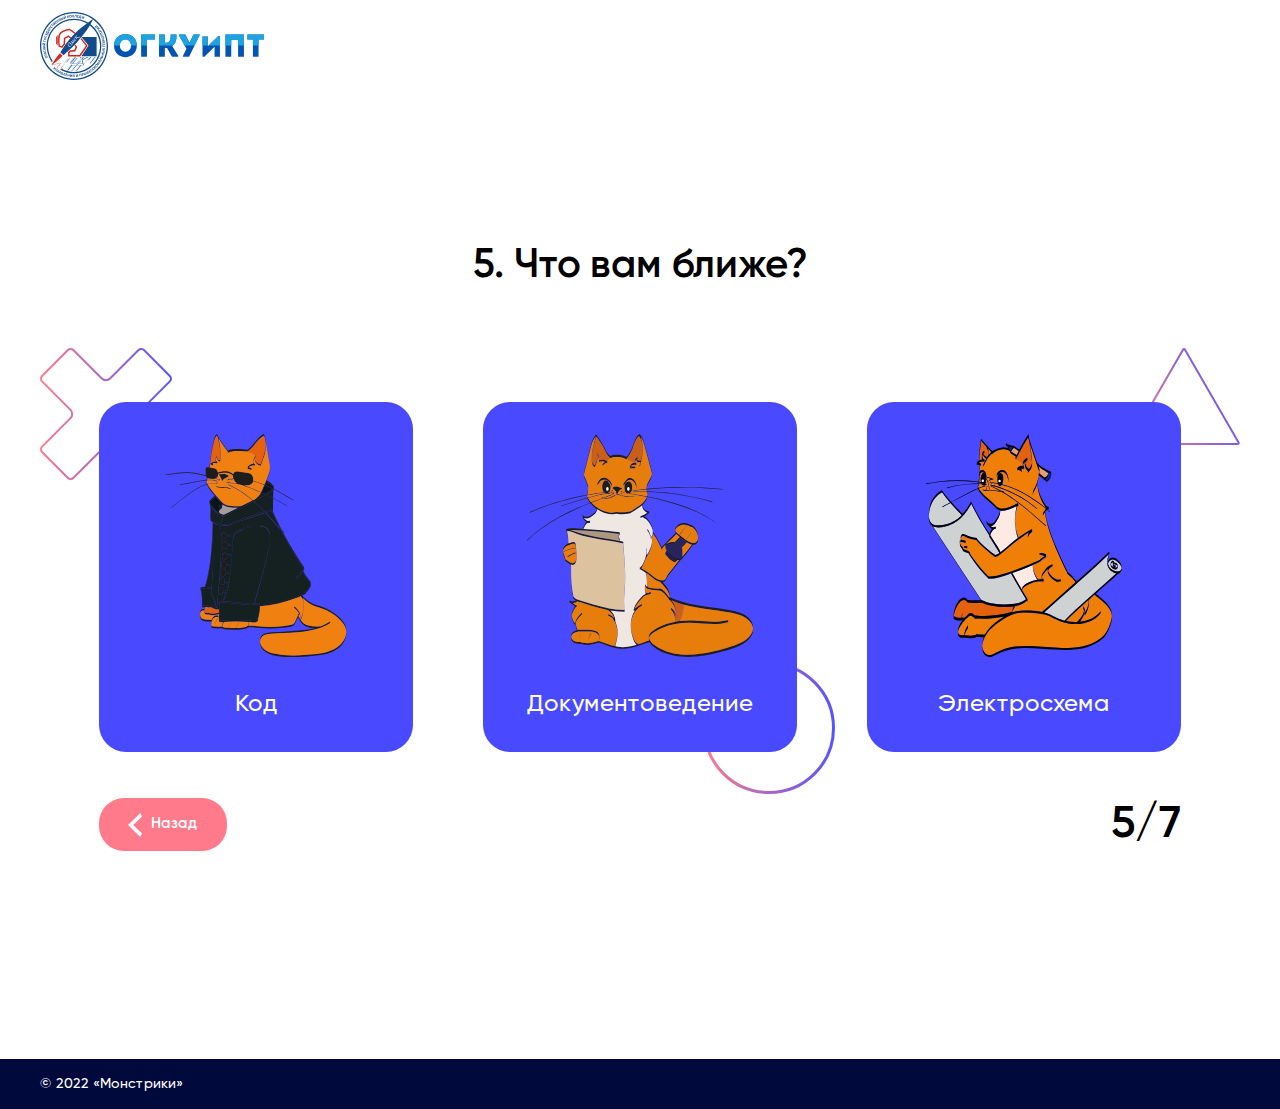
<file: questions/question-5.html>
<!doctype html>
<html lang="ru">
<head>
    <meta charset="UTF-8">
    <meta name="viewport"
          content="width=device-width, user-scalable=no, initial-scale=1.0, maximum-scale=1.0, minimum-scale=1.0">
    <meta http-equiv="X-UA-Compatible" content="ie=edge">
    <title>ПрофТест</title>
    <link rel="stylesheet" href="../fonts/gilroy/stylesheet.css">
    <link rel="stylesheet" href="style/questions-style.css">
    <link rel="icon" href="../img/ogkuipt.png">
</head>
<body>
<header>
    <div class="wrapper">
        <a href="../index.html">
            <svg viewBox="0 0 224 68" fill="none" xmlns="http://www.w3.org/2000/svg">
                <path d="M96.8663 33.5605c0-15.414-22.8663-15.414-22.8663 0 0 15.4459 22.8663 15.4459 22.8663 0Zm-17.0064 0c0-8.0255 11.1783-8.0255 11.1783 0 0 8.0892-11.1783 8.0892-11.1783 0ZM106.948 27.4777h8.089v-5.0955h-13.885v22.293h5.796V27.4777ZM124.832 44.6752V36.172c.732 0 1.433 0 2.197-.1274l4.905 8.6306h6.337v-.8917l-6.051-9.809c4.427-2.8344 4.3-7.0382 4.3-11.5923h-5.86c0 4.1719.286 8.4395-5.414 8.4395h-.414v-8.4395h-5.796v22.293h5.796ZM142.921 44.6752h6.147l10.573-21.4332v-.8598h-6.178l-3.822 8.2165h-.159l-4.204-8.2165h-6.37v.8598l7.516 13.6306-3.503 7.1975v.6051ZM174.576 34.7157v9.9595h5.356V24.3219h-1.882l-10.249 10.0174v-9.9305h-5.298v20.2953h1.853l10.22-9.9884ZM203.945 22.3822H185.41v22.293h5.828V27.6369h6.879v17.0383h5.828v-22.293ZM212.917 27.4777v17.1975h5.637V27.4777H224v-5.0955h-16.561v5.0955h5.478Z" fill="#0254B3"/>
                <mask id="a" style="mask-type:alpha" maskUnits="userSpaceOnUse" x="74" y="22" width="150" height="24">
                    <path d="M96.8663 33.5605c0-15.414-22.8663-15.414-22.8663 0 0 15.4459 22.8663 15.4459 22.8663 0Zm-17.0064 0c0-8.0255 11.1783-8.0255 11.1783 0 0 8.0892-11.1783 8.0892-11.1783 0ZM106.948 27.4777h8.089v-5.0955h-13.885v22.293h5.796V27.4777ZM124.832 44.6752V36.172c.732 0 1.433 0 2.197-.1274l4.905 8.6306h6.337v-.8917l-6.051-9.809c4.427-2.8344 4.3-7.0382 4.3-11.5923h-5.86c0 4.1719.286 8.4395-5.414 8.4395h-.414v-8.4395h-5.796v22.293h5.796ZM142.921 44.6752h6.147l10.573-21.4332v-.8598h-6.178l-3.822 8.2165h-.159l-4.204-8.2165h-6.37v.8598l7.516 13.6306-3.503 7.1975v.6051ZM174.576 34.7157v9.9595h5.356V24.3219h-1.882l-10.249 10.0174v-9.9305h-5.298v20.2953h1.853l10.22-9.9884ZM203.945 22.3822H185.41v22.293h5.828V27.6369h6.879v17.0383h5.828v-22.293ZM212.917 27.4777v17.1975h5.637V27.4777H224v-5.0955h-16.561v5.0955h5.478Z" fill="#000"/>
                </mask>
                <g mask="url(#a)">
                    <path fill="#1EA3E0" d="M65.8935 4.62885h178.344v28.952H65.8935z"/>
                </g>
                <path d="M33.9993 0C15.2225 0 0 15.2214 0 34s15.2225 34 33.9993 34C52.7762 68 68 52.7786 68 34S52.7775 0 33.9993 0Zm0 66.6805c-18.0486 0-32.68251-14.6315-32.68251-32.6832 0-18.0517 14.63121-32.68319 32.68251-32.68319 6.7067-.01044 13.2526 2.05238 18.7416 5.90603-.8014.57365-2.6078 1.86606-4.6691 3.36456-4.2475-2.55884-9.1138-3.90757-14.0725-3.90024C18.9138 6.68446 6.68432 18.9142 6.68432 34c-.00889 5.6987 1.77287 11.2561 5.09358 15.8873l1.0849-.7432C9.69266 44.7316 7.99173 39.4332 8.00112 34c0-14.3575 11.64098-25.99872 25.99818-25.99872 4.5305-.00674 8.9833 1.17641 12.913 3.43102-2.2986 1.6871-4.7274 3.5097-6.329 4.8225-1.5148 1.2436-3.2194 2.8343-4.9173 4.5282-.3544.3526-.7065.7088-1.0564 1.0686-1.1934 1.2206-2.3624 2.4669-3.4364 3.6508-.3309.3616-.6519.7187-.9629 1.0713-.6048.6781-1.169 1.3291-1.6761 1.9258-3.0622 3.6032-8.1368 11.7401-8.1368 11.7401l3.0988 3.0215s2.441-2.2485 4.7274-4.3017c2.2864-2.0532 6.8999-6.5474 8.8731-8.7553.8584-.9588 2.5061-2.898 4.3138-5.114 2.3542-2.8872 4.9824-6.2383 6.4945-8.5247.6631-.9982 1.3195-2.0939 1.9338-3.1775 3.1619 2.4255 5.7227 5.5466 7.4839 9.1213 1.7613 3.5748 2.6756 7.5071 2.6721 11.4922 0 14.3575-11.6396 25.9973-25.9968 25.9973-4.5412.0068-9.0042-1.1822-12.9401-3.4473l-.6632 1.1405c4.1381 2.3815 8.8303 3.6313 13.6046 3.6236 15.0923 0 27.315-12.2229 27.315-27.3155.0035-4.22-.9725-8.3833-2.8511-12.1621-1.8785-3.7789-4.6084-7.0702-7.9748-9.6149 1.1459-2.1021 2.0681-4.00067 2.4709-4.8442 4.2457 3.0201 7.7068 7.0126 10.0939 11.644 2.3871 4.6313 3.6309 9.7668 3.6273 14.9772 0 18.049-14.6326 32.6805-32.6812 32.6805Z" fill="#134A8C"/>
                <path d="M56.6248 44.1535V25.0901H41.4105l7.0776 8.4854-7.0776 10.578h15.2143ZM5.81098 43.9121c1.49174-.7934 2.59698 1.7169.90589 2.1698-1.48224.7798-2.57527-1.7087-.90589-2.1698Zm.21969.4828c-1.12558.2997-.54244 1.7236.46787 1.2056 1.14321-.3051.55329-1.7318-.46787-1.2056ZM6.01711 40.3414c.12205 0 .23461.3987.13562.461l-1.94875.5466 2.13589.1491c.10849.0109.11663.1357.14917.2279.03255.0922.06917.2048-.00949.2712l-1.76296 1.2205 1.94739-.5424c.13562.0122.15867.2834.17223.396.01356.1125-2.29049.7242-2.33253.6536-.13561-.1424-.29428-.6455-.12341-.8042 0-.0135 1.34392-.9682 1.39545-1.0062-.08001-.0122-1.68837-.1356-1.71956-.1533-.22783-.0189-.35259-.5424-.30648-.7214-.08815-.1017 2.2376-.6605 2.26743-.6984ZM5.32685 38.2203c.34716-.0949.47328.3757.54245.6442.35937 1.4918-2.34745 1.8986-2.53188.4163-.09086-.3702.07458-.9371.5221-.7119-.84486 1.7168 2.59155 1.2029 1.31409-.1818-.12884-.1193.05017-.1437.15324-.1668ZM5.3933 36.0207c.13561.0542.13561.3946.08543.5153-.34445.2265-1.10795.3512-.93436.9168.03797.0081.99132-.1275 1.02522-.0977.07188.1031.13562.4164.01763.495-.04475-.0095-2.33117.2712-2.37185.2414-.06781-.1058-.13562-.4177-.01763-.4936l.92758-.099c.05154-.6076-.74179-.4666-1.06998-.6862-.04882-.1696-.14781-.5751.16816-.4408.3309.1085.85436.1356 1.01709.4841.13155-.4516.77706-.6468 1.15271-.8353ZM5.32278 33.6732c.11663.0379.12747.4611.01356.5031-.20342 0-1.40765.042-1.58395.0312.20478.099 1.39138.8788 1.61107 1.0103.11799.0882.10307.3499.04204.4625-.03932.0298-2.34337.0569-2.38677.0678-.11798-.0394-.12476-.4611-.01221-.5045.20207 0 1.40766-.0421 1.5826-.0312-.19664-.099-1.39545-.8815-1.60972-1.0117-.08001-.0488-.07594-.1356-.08001-.2292-.00407-.0936-.02577-.2197.07187-.24l2.35152-.0583ZM2.36372 31.2606c.64552.0163.64958 1.1649.12883 1.3656-.30512.1248-.36208-.122-.27122-.3648.09493-.0651.24953-.0258.29157-.1804.10577-.2305-.06645-.3715-.25224-.438-.01628-.1044-.04475-.3756.10306-.3824Zm3.09874-.0977c.11256.0489.08544.4706-.03255.5032-.20206-.0177-1.40494-.0828-1.57988-.1099.19528.118 1.30866.9995 1.51615 1.15.10306.0868.09492.4313-.03526.4706l-2.34745-.1451c-.11391-.0488-.08408-.4719.03255-.5045.2007.0149 1.40494.0827 1.57852.1085-.18714-.1153-1.31137-1.0008-1.51343-1.1486-.07594-.057-.06374-.1438-.05967-.2374.00407-.0935-.00678-.2197.09357-.2319l2.34745.1451ZM3.69815 28.0465c.07458.019.19121.0203.18985.1099l-.13561.8136 1.97587.335c.11256.0624.02034.2712.00949.3824-.01763.0556-.03254.1221-.09357.1167l-2.22946-.3757c-.02186-.0014-.04314-.0077-.06235-.0182-.0192-.0105-.03588-.0252-.04886-.0428-.08272 0 .18444-1.23.1763-1.2775.03255-.0827.11663-.0542.21834-.0434ZM5.25497 25.8184c1.68024.2197 1.13101 2.9008-.50854 2.2959-1.66396-.2197-1.12016-2.8832.50854-2.2959Zm-.10171.5221c-1.43613-.3662-1.26661 1.3941.05018 1.31.93437.0502.81232-1.2788-.05018-1.31Z" fill="#134A8C"/>
                <path d="M6.7901 24.0187c.35124.0828.23732.5561.16681.8232-.40684 1.4837-2.97262.5425-2.42204-.8476.09764-.3688.51397-.7865.80011-.3743-1.56632 1.1026 1.69651 2.2974 1.2395.4693-.05425-.1641.11663-.1045.21562-.0706ZM7.08031 22.4863c.30513.2848.56008.6089.36344 1.0117-.0556.1112-.13561.2956-.27936.2712-.09357-.0339-.3336-.0814-.32682-.1953.19257-.1356.27122-.3621.06238-.5356-.07459-.0231-2.01249.1979-2.00028.0732.01085-.1492.09086-.472.28343-.4665.34988-.0109 1.01438-.0543 1.35612-.0434-.27122-.2143-.73909-.6781-.9981-.9141-.09493-.0908.06644-.5017.19256-.495.02263.0121.04322.0277.06103.0461l1.2856 1.2477ZM9.50235 20.3761c.08679.0746-.05018.2401-.08544.3228-.04882.2183-.54245-.1872-.63602-.1899l-.73909 1.4796c.05832.0732.67806.2224.53296.3946-.0434.0787-.09493.2875-.20749.2631l-.79875-.3987c-.12477-.0393-.03391-.1587 0-.2319-.33497-.5858-.93166-.8706-1.49852-1.2721-.08408-.0596-.12747-.1098-.08272-.2034.8964-1.8064.32276-1.2693 2.48713-.3363.05017-.0732.09628-.316.23054-.2265l.7974.3987Zm-2.74479-.4678-.25902.5194c.4882.3499 1.01709.6129 1.30052 1.1256l.45023-.9005-1.49173-.7445ZM10.0353 18.0219c.3255.0149 0 .4068-.11663.4977 0 .0122-.54244-.1207-.55736-.1221l-.48685.7961c.01356.0203.36209.4136.36073.4285 0 .1505-.21291.5737-.36615.2984l-1.47818-1.8051c-.11391-.1139.21834-.6455.36616-.5872l2.27828.4937Zm-2.15081.0217.71739.8516.36751-.6021-1.0849-.2495ZM9.96614 15.4859c.56826.3621.39866 1.0401 0 1.4782l.64416.4638c.0678.1356-.1478.3634-.2617.4204-.0421.0081-1.80503-1.3033-1.843-1.3196-.02094-.0113-.03909-.0271-.05313-.0463-.01404-.0192-.02361-.0414-.02803-.0647-.00442-.0234-.00356-.0475.0025-.0705.00606-.023.01718-.0444.03255-.0626.3214-.4773.853-1.3059 1.50665-.7987Zm-.27936.4488c-.30649-.2508-.56415.057-.71603.3079l.67806.4923c.22376-.2346.36889-.5967.03797-.8002ZM12.4004 14.6667c.2956.2062.0162.6035-.1478.8273-.9195 1.2314-2.96452-.5872-1.9407-1.6789.2265-.3079.7676-.5425.8815-.0543-1.86057.4489.7323 2.7598.9805.8924.0109-.1722.1478-.0543.2265.0135ZM12.4085 11.9083c.0502.0556.1438.1235.0977.1953l-.4367.4489 1.4443 1.3874c.0542.0867-.0611.1668-.1167.2386-.0556.0719-.1464.1777-.2346.1275l-1.4388-1.3873-.4313.4489c-.1152.0515-.2875-.1533-.3132-.255 0-.0393 1.2205-1.2639 1.2286-1.2938.0705-.0515.1424.0407.2007.0895ZM15.0692 11.5571c.5764.6347-.3268 1.3819-.8299 1.702-.0977 0-1.6274-1.6925-1.6152-1.7888.1356-.24.6103-.6035.83-.7486.4611-.3214 1.1201.2197.8476.7228.1194-.0786.2637-.1106.4052-.0898.1415.0207.2705.0928.3623.2024Zm-1.1866-.339c-.2251-.2713-.5112.0298-.6943.202l.4326.4787c.1993-.164.514-.4258.2617-.6807Zm.8137.7024c-.2712-.3159-.6076.0516-.8232.2523l.4747.5235c.1993-.1858.6238-.4774.3431-.7758h.0054ZM16.8905 10.8207c.042.0624.1193.1356.0624.2021l-.9832.7757c-.1682.2929-1.4402-1.7074-1.5501-1.7399-.2522-.20211.9344-.85713.9968-.9819.1071-.04068.3065.21699.2441.31056l-.6984.54246.3729.47738.5913-.46246c.0746-.04069.1356.05289.179.10716.0434.0542.118.1356.0597.1966l-.5913.4652.4285.5424.7052-.5506c.0773-.0352.1329.0597.1831.1153ZM18.903 9.60696c.0176.14511-.2645.29021-.3906.30242-.0461 0-.556-.83539-.5872-.85844l-.773.51533c.0095.03526.5791.82993.5669.87063-.0583.1126-.3038.316-.4299.2455-.0122-.0421-1.3209-1.93795-1.31-1.98813.0597-.11256.3038-.31734.4285-.24411l.5058.75809.7744-.51534-.5072-.75808c-.0176-.14647.2644-.28886.3919-.30242.0488.00813 1.2978 1.94743 1.3304 1.97455ZM21.0267 8.41626c0 .14646-.2889.27123-.415.27123-.0448-.00678-.4841-.88014-.5113-.90455l-.8136.44753c0 .03526.5058.87607.4909.91675-.0692.10714-.3296.28886-.4503.2075-.0081-.04476-1.1499-2.04508-1.135-2.0939.0691-.10578.3295-.29021.4488-.20613l.4381.79877.8136-.44753-.4393-.79877c0-.14647.2888-.27123.4149-.27123.0489.0122 1.127 2.0505 1.1582 2.08033ZM22.8045 6.79159c.2441.53026-.1112.97101-.64 1.16765-.1465.01356-.6578.4204-.7432.14646l-.8937-2.07626c-.0108-.02984 0-.05153.0285-.07459.1031-.05967.3295-.2197.4353-.12476l.339.78792c.5032-.25767 1.2124-.47194 1.4741.17358Zm-.4597.24411c-.1492-.39871-.575-.20207-.8625-.06509l.3119.72554c.2943-.10985.7174-.28751.5506-.66045Zm1.4999.13562c0 .12612-.3811.2875-.4652.20071l-.9303-2.16984c0-.12612.3811-.28886.4652-.20071l.9303 2.16984ZM26.2328 6.38882c0 .12341-.4068.2536-.4787.15595-.0597-.19528-.4407-1.33716-.4801-1.51074-.0379.22512-.4475 1.58398-.5112 1.83215-.0434.12748-.3662.24682-.4516.13562l-.7228-2.23629c0-.12477.4068-.25225.48-.1546.0597.19257.4394 1.33716.4801 1.50803.0393-.21698.4489-1.58805.5126-1.8308.0244-.09221.1112-.11256.198-.13561.0868-.02306.2034-.08679.2509 0l.7228 2.23629Zm-1.2286-2.84791c.3431.80284-1.5989 1.09712-1.2477.30513.3798-.20478.2523.1112.5425.13561.2549.01357.3214-.19799.316-.39463.0854-.05154.3268-.17902.3892-.0434v-.00271ZM29.3573 5.69583c-.0407.14239-.3811.17087-.5058.13561-.2563-.32141-.4516-1.07-.9995-.84488l.1967.97507c-.0339.14375-.3553.16545-.4747.13562-.0434-.02577-.4638-2.29732-.4841-2.33394.038-.13561.3566-.16409.4773-.13561.0367.02034.1845.9154.2021.9493.6089 0 .396-.78249.5845-1.12967.1641-.06509.5587-.20071.4529.12748-.0759.33904-.0501.86251-.3878 1.05644.4665.08137.7174.69842.9384 1.06458ZM31.6614 4.19321c.3865 1.64908-2.3204 2.07491-2.3298.32277-.3757-1.63145 2.3094-2.05457 2.3298-.32277Zm-.5221.08951c-.1628-1.47278-1.7494-.69706-1.2111.50584.2794.89099 1.4809.31056 1.2111-.50584Z" fill="#134A8C"/>
                <path d="M34.0047 5.31204c-.0352.11798-.4597.13561-.5031.01763l-.0678-2.00303-.5343.01762c-.1437.77165.0285 2.15086-1.0144 2.13323-.0651-.0312-.0569-.11121-.0637-.18444-.0583-.46245.3621-.04475.457-.93303.1519-.34717-.0407-1.18121.2807-1.41853.0407 0 1.3561-.08137 1.3263-.00678.029.03279.0441.0756.042.11934l.0773 2.25799ZM36.4254 5.4151c-.0447.11392-.4692.09087-.5017-.02576l.1017-1.99897-.533-.02712c-.2115.75402-.1424 2.07355-1.1432 2.04914-.1085 0-.1003-.10985-.0976-.198-.019-.46651.3648-.01491.5356-.89099.179-.33225.0597-1.1812.4069-1.39005.0393.00949 1.3561.03526 1.3222.10578.0252.0354.0363.07891.0312.12205l-.1221 2.25392ZM38.3999 5.5236c-.0135.07458-.0135.18172-.099.18714l-1.2381-.15053c-.3268.08679.1994-2.22544.1451-2.32579-.0339-.32141 1.2666.05967 1.3995.01627.1044.04747.0611.37023-.0502.39328l-.8801-.11798-.0759.60213.7445.09493c.08.02441.0542.12883.0488.20207-.0054.07323-.0135.17901-.0976.18036l-.7445-.09493-.0895.69571.8882.11256c.0814.02441.0529.13019.0488.20478ZM40.8762 6.81058c-.0515.10307-.2454.01356-.3349 0-.2238.00949.0406-.57501.0203-.66316l-1.6192-.33496c-.0556.07458-.0407.71333-.2455.61569-.0868-.0217-.301-.01763-.3078-.13562l.1817-.86793c.0068-.13562.1451-.07324.2238-.05832.48-.47465.6034-1.12424.8462-1.7752.0366-.09628.0732-.15053.1749-.13561 1.9773.40684 1.31-.01356.9629 2.3163.0827.03119.3295.01356.278.16545l-.1804.87336Zm-.2522-2.77197-.5682-.11798c-.213.56144-.3323 1.14052-.7554 1.54601l.9859.20342.3377-1.63145ZM44.0563 7.10893c-.099.11121-.3594-.03797-.4733-.08679-.1613-.37159.1831-1.17442-.4475-1.24766l-.2983.94931c-.0516.0895-.1723.0217-.2618 0-.0895-.0217-.2224-.04882-.2088-.15054l.2983-.9493c-.5641-.30106-.7363.55467-1.0849.76622-.1763-.02305-.6089-.10306-.3512-.33768.2482-.29292.4855-.82318.9208-.82725-.3444-.26173-.2278-.872-.2305-1.25443.0746-.10443.5004.03254.4922.17358.0177.36345-.1546 1.0239.3757 1.08492l.2848-.88963c.0488-.08951.1708-.01763.259 0 .0881.01763.2224.04882.2115.15053l-.282.88285c.5316.28479.693-.50991 1.0089-.72147.1763.02306.5859.09358.3404.3309-.2183.27123-.4312.74046-.8231.74724.3729.30785.2535.94795.2698 1.3792ZM14.2393 57.1427c-.6957.5614-1.8104-.2292-.9669-.5886.0651.2278.259.3784.4936.2346.0475-.0637.4665-1.9962.5818-1.9447.1356.0583.4244.2414.3553.4245-.1031.339-.2713.9913-.4069 1.3168.2916-.1844.891-.4882 1.2016-.6605.1193-.0623.461.2279.4068.3459-.0196.0178-.0415.0328-.0651.0447l-1.6002.8273ZM16.2518 59.5037c-.1031.0705-.4462-.1858-.4069-.3051l1.2083-1.6274-.7526-.5587-1.2083 1.6274c-.1058.0678-.4475-.1872-.4069-.3065.114-.0394 1.4063-2.1699 1.584-1.8796 2.0382 1.5432 1.5622.6523-.0176 3.0499ZM19.1742 59.3654c-.3309.5981-1.0266.4719-1.4917.1017l-.4272.6781c-.1275.0773-.377-.1248-.4421-.236-.0122-.0461 1.2015-1.9162 1.2124-1.9555.0099-.022.0245-.0414.0429-.057.0183-.0155.04-.0268.0632-.0329.0233-.0061.0476-.0069.0713-.0024.0236.0045.0459.0143.0653.0285.5004.2957 1.3738.7798.9059 1.4755Zm-.4733-.2536c.2333-.3268-.0949-.5669-.3594-.7038l-.4529.7201c.2522.2088.6252.3322.8123-.0163ZM20.4042 61.7997c0 .3309-.4177.0244-.5126-.0882-.0109 0 .0909-.5533.0909-.5709l-.8341-.4462c-.0203.0149-.3973.392-.4068.3906-.1532.0081-.5926-.1804-.3241-.3526l1.7318-1.6043c.1098-.1234.6672.1831.6183.3349l-.3634 2.3367Zm-.1519-2.1698-.8137.7784.6306.3349.1831-1.1133ZM22.7272 62.2052c-.3458.7987-1.413.2712-1.9189-.0556-.0461-.0882.8829-2.2105.9778-2.239.2794.0298.8137.3105 1.0374.4543.4896.2916.2713 1.1256-.3132 1.0849.1222.0777.2117.1974.2517.3365.0399.1392.0276.2882-.0348.4189Zm-.4868-.1967c.179-.381-.3024-.5424-.5777-.655l-.2862.6564c.2523.1112.6984.3824.8639-.0014Zm.3119-1.0415c.16-.3228-.2427-.4584-.4774-.556l-.2617.5994c.2278.1153.6021.297.7323-.0434h.0068ZM24.7804 63.6644c-.0759.0976-.4841-.0434-.4828-.1668l.6659-1.9217-.5113-.1776c-.4204.678-.7241 1.9786-1.6924 1.6735-.1505-.0462-.0163-.2577.0095-.3486.0257-.0556.0502-.1166.1139-.0949.6781-.0692.8286-1.0619 1.1934-1.6152.0515-.1017.0949-.1532.1993-.1193l1.169.4068c.3363-.0325-.6998 2.2607-.6645 2.3638ZM26.9014 64.1011c-.0244.0718-.0393.1803-.1248.1736l-1.2205-.3228c-.3404.0447.4964-2.2105.4557-2.319.0095-.3269 1.2639.2292 1.4036.2048.099.061.0122.3797-.1018.3878l-.8706-.2305-.1573.5953.7364.194c.0786.0352.0366.1356.023.2102-.0135.0745-.0379.1776-.1234.1681l-.735-.1939-.1817.6862.876.2319c.076.0366.0339.1397.0204.2143ZM29.3587 64.7154c-.0895.118-.3974.0244-.4977-.0556-.0312-.0353.1844-.9995.179-1.0374l-.9262-.1723c-.0177.0326-.1655 1.0131-.2035 1.0334-.122.0407-.4434.0163-.4855-.1248.0204-.0393.4069-2.3434.4503-2.3719.122-.0393.4461-.0162.4855.1248l-.1682.91.9262.1709.1682-.9087c.0895-.1193.3973-.0244.4977.0556.0298.0434-.4312 2.334-.4258 2.376ZM32.0791 65.0124c-.0529.1126-.4801.0719-.5086-.0488.0231-.2048.1275-1.4213.1614-1.5989-.0665.0922-.1356.1953-.217.2834-.1519.099-.9872 1.4362-1.2395 1.2694-.0908-.0177-.2278 0-.2332-.1045l.2264-2.3719c.0543-.1139.4815-.0718.5099.0489-.0217.2034-.1356 1.4212-.16 1.5961.1234-.1857 1.0551-1.2978 1.2124-1.4917.0597-.076.1478-.0597.2427-.0529.095.0068.2224 0 .2319.1017l-.2264 2.3692ZM34.5011 65.0626c-.0678.1288-.3865.0854-.4991.0285-.0339-.0299.0109-.9412 0-.9765-.6048-.1356-.6672.5167-.834.9249-.0271.0651-.0881.0746-.16.08-.156 0-.5099.0502-.3594-.2088.1424-.2984.2292-.8259.5818-.9493-.6957-.1356-.6157-1.1853.0461-1.3168.2631-.057.9222-.0923 1.2083 0 .0159.0161.028.0355.0355.0568.0075.0213.0102.0441.0079.0666l-.0271 2.2946Zm-.4869-2.0641c-.2969-.0081-.7621-.0542-.7458.354-.019.4068.4421.3838.7377.377l.0081-.731ZM38.1721 64.7873c-.0298.1207-.4543.1654-.5072.0515-.0176-.2048-.1546-1.4185-.1573-1.5975-.0841.2142-.7798 1.4755-.895 1.7087-.0583.118-.2441.0963-.3513.1072-.2454.1681-.3064-2.3977-.3702-2.4411.0298-.1234.457-.1641.5099-.0529.0176.2034.1519 1.4199.156 1.5962.084-.2061.7797-1.4796.895-1.7061.0434-.0867.1356-.0881.2265-.1003.0908-.0122.2197-.0434.2482.0542l.2454 2.3801ZM41.7034 64.0929c-.0149.1248-.4326.217-.5004.1126l-.4421-1.9786-.9153.2048.4421 1.9854c-.0163.1247-.434.2156-.5004.1112.0447-.1112-.7242-2.4818-.3879-2.4262 2.5048-.5519 1.5202-.7716 2.304 1.9908ZM43.5057 61.7916c.2374.6414-.3146 1.0849-.9004 1.1988l.2359.7676c-.0244.1478-.3417.2047-.4678.1817-.0434-.0231-.6645-2.1698-.6876-2.197-.0098-.022-.0146-.046-.0141-.0702.0005-.0241.0063-.0479.0171-.0695.0108-.0216.0262-.0406.0451-.0556s.041-.0256.0645-.0311c.5506-.1886 1.4876-.5344 1.7073.2753Zm-.5004.1925c-.0949-.3905-.4909-.2983-.7675-.1885l.2508.8137c.3201-.0542.6578-.2549.5167-.6252ZM46.1515 61.2599c.8137 1.5149-1.7317 2.6391-2.1982.9263-.7947-1.5013 1.7263-2.6174 2.1982-.9263Zm-.4895.2252c-.5425-1.4009-1.8986-.2265-1.0537.8136.5072.7975 1.5324-.084 1.0537-.8136Z" fill="#134A8C"/>
                <path d="M48.7458 59.9011c.2943.5167.0135 1.074-.4801 1.3493.099.1967.2414.3337-.0583.4408-.2631.1817-.2902-.0149-.3919-.2102-1.1934.716-2.0993-1.1297-.8801-1.7169-.1045-.2075-.2292-.3078.0651-.4258.2712-.1709.278-.0095.3851.1939.5085-.259 1.1134-.1885 1.3602.3689Zm-1.6274.2034c-.6333.3323-.1098 1.3562.5262 1.028l-.5262-1.028Zm1.1785.0502c-.0275-.0694-.0693-.1321-.1227-.1842-.0535-.052-.1173-.0921-.1874-.1178-.07-.0256-.1447-.0361-.2191-.0308-.0744.0053-.1469.0263-.2126.0616l.5262 1.0279c.0652-.0341.1228-.0811.1693-.1382.0465-.0571.0808-.1231.101-.1938.0202-.0708.0257-.145.0163-.218-.0094-.073-.0335-.1433-.071-.2067ZM50.9902 59.8373c.0352.0678.1044.1519.0407.2102l-1.0755.6673c-.202.278-1.2652-1.8783-1.3723-1.9231-.2319-.2319 1.036-.7621 1.1133-.8801.1126-.0298.2848.2509.2116.3404l-.7649.4747.3241.5221.6469-.4069c.0787-.0325.1248.0678.1682.1275.0434.0597.1044.1505.0379.2048l-.6468.4068.3756.6049.7703-.4788c.08-.0366.1261.0692.1709.1302Z" fill="#134A8C"/>
                <path d="M52.6826 58.4215c.2373.2713-.1356.5967-.3567.7744-1.2205.9751-2.7597-1.3304-1.4768-2.1414.3011-.2441.891-.3377.8788.1709-1.9406-.0339.0163 2.8954.735 1.1256.0543-.1722.1546-.0149.2197.0705Z" fill="#134A8C"/>
                <path d="M54.3588 57.045c.2563.2604-.0963.6062-.2997.7974-1.1446 1.0592-2.8479-1.1323-1.6274-2.0342.2821-.2712.8652-.4068.8883.1085-1.9379.1031.221 2.8873.8137 1.0714.0434-.1655.1586-.0299.2251.0569ZM56.4011 55.5302c.0515.1126-.255.4069-.3662.3553-.1356-.1505-1.0008-1.0171-1.1133-1.1568.0284.1099.0569.2333.0759.3486l.2821 1.5473c.023.1465-.1695.2713-.2712.3418-.0061.0052-.0132.0091-.0208.0115-.0077.0024-.0157.0033-.0237.0025-.008-.0007-.0157-.0031-.0227-.0069-.0071-.0038-.0133-.009-.0183-.0153-.019-.0393-1.6789-1.6911-1.6761-1.7413.0434-.1207.2441-.3688.381-.3241.1356.1478 1.0008 1.0185 1.1134 1.1555-.061-.2143-.3051-1.645-.3567-1.8986-.0176-.0936.0516-.1506.1167-.2184.0651-.0678.1464-.1695.2291-.1112l1.6708 1.7101ZM57.4236 52.5101c1.4199.9669-.3092 3.1408-1.5188 1.8389-1.3982-.9615.3159-3.1178 1.5188-1.8389Zm-.3309.4258c-.8001-.8679-1.8036.3241-.8584.99.811.8828 1.8185-.3201.8584-.99ZM59.8362 51.2461c.0691.1357-.1465.3689-.2618.4272-.0447.0122-.8272-.5913-.8638-.6021l-.5425.7676c.0217.0298.8476.5777.8503.6211-.0136.1275-.1736.4068-.3187.3865-.0271-.0353-1.9501-1.3562-1.9582-1.4118.0163-.1274.1736-.4068.3187-.3865l.7526.5425.5425-.7676-.7527-.5424c-.0691-.1357.1465-.3689.2617-.4272.0489-.0095 1.9312 1.3792 1.9719 1.3927ZM61.1611 48.8376c.3309.0122.0068.4191-.1112.5072 0 .0122-.5425-.1153-.5669-.1166l-.4828.8137c.0136.0203.373.4136.3716.4299 0 .1519-.2075.5831-.3661.3065l-1.527-1.8091c-.1167-.1139.2142-.6578.3648-.6008l2.3176.4692Zm-2.1793.0529.7391.853.3648-.6157-1.1039-.2373ZM62.3436 46.7071c.0882.0868-.1003.4747-.2224.4584l-1.8294-.8869-.236.4868c.6198.4964 1.8783.9493 1.4606 1.8769-.0624.1451-.2577-.0135-.3445-.0501-.0529-.0326-.1098-.0638-.0813-.1235.0122-.678-.9561-.9493-1.4619-1.3764-.095-.0638-.1356-.1126-.0963-.213l.5424-1.112c.0082-.3363 2.163.9615 2.2688.9398ZM62.5674 44.0911c.5628.2034.6224.7757.3838 1.3005-.0977.114-.179.8137-.4408.6781-.0339-.0271-2.1386-.8204-2.1576-.8679-.0095-.1288.0719-.4367.2157-.453l.7987.3174c.1749-.5588.5303-1.2626 1.2002-.9751Zm-.1533.5045c-.4068-.1872-.5641.3024-.678.6103l.7445.2942c.1288-.297.3417-.7553-.0665-.9045ZM63.9994 42.0474c.1072.1017-.0217.3973-.1125.4868-.038.0272-.9724-.2942-1.0117-.2929l-.2712.9019c.0298.0203.9873.2712 1.0035.3159.0271.1262-.0339.4435-.179.4693-.0366-.0244-2.2823-.6673-2.3054-.7134-.0258-.1261.0326-.4448.1777-.4678l.8855.2712.2712-.9019-.8855-.2712c-.1071-.1017.0217-.396.1112-.4882.0461-.0258 2.2728.6903 2.3162.6903ZM63.7974 39.4395c.5831.1017.7458.651.6062 1.207-.0733.1288-.0285.7893-.3065.7038-.0393-.0203-2.2512-.4272-2.2783-.4706-.0325-.1234-.0068-.4421.1356-.4827l.8544.1722c.0664-.5628.2997-1.2843.9886-1.1297Zm.9113-.6523c.1098.0665.0203.4828-.1004.5031l-2.3406-.4692c-.1085-.0692-.0204-.4841.1017-.5045l2.3393.4706Zm-.971 1.1758c-.4177-.1044-.5004.3634-.5506.6781l.7852.1586c.076-.3065.1722-.7662-.2346-.8367ZM64.8579 36.2973c.3078-.1722.183.3784.1098.5072-.042.0258-.9493.3716-.9954.3933l.8544.5642c.1193.1017.0474.4068-.0095.5289-.0936.061-1.0944-.7364-1.1961-.7771-.1221.0217-1.169.5424-1.2653.4679-.0217-.1357-.0352-.4666.1085-.5425l.8761-.3512-.7839-.5167c-.1207-.095-.0461-.3947 0-.514.1085-.0665 1.0239.6781 1.131.7187l1.1704-.4787ZM62.8155 33.1605c.076 0 .1913-.0094.2089.076v.632l2.0342.0081c.1003.0258.0718.1641.0813.2577-.0108.0922.0163.2319-.0827.2563l-2.0342-.0082c-.0203.0434.0461.6944-.0501.6862-.099.019-.3323.0624-.3716-.0569l.0081-1.7766c.0122-.0868.1289-.0691.2061-.0746ZM64.8104 31.2863c.0773 0 .1844-.0217.2048.0624l.08 1.264c.1492.3092-2.2539.2251-2.3434.2983-.3146.0949-.1817-1.2721-.2495-1.3968.0271-.1126.3566-.1356.4-.0244l.0556.8977.6144-.0393-.0475-.7594c.0081-.0855.118-.0787.1912-.0882.0732-.0095.1817-.0203.1994.0638l.0474.7594.7093-.0434-.057-.9059c.0095-.0868.1207-.0787.1953-.0882ZM64.527 28.9538c.259-.2414.2712.3227.2278.4665-.0353.0352-.8354.5872-.8747.6184l.9642.3458c.1356.0692.1438.3852.1166.5153-.0773.0814-1.2395-.4556-1.3466-.4705-.1139.0501-1.0049.8136-1.1174.754-.0543-.1261-.1451-.4448-.0244-.5533l.7675-.5493-.8828-.316c-.1356-.0637-.1356-.3729-.1166-.5004.0895-.0908 1.1554.4137 1.2693.4286l1.0171-.7391ZM64.1445 26.4937c.1438.038.175.358.1357.4815-.0204.042-.9941.2156-1.0266.2346l.1993.9221c.0366 0 .9981-.2386 1.032-.2115.0841.0963.1858.4068.0719.4963-.0447 0-2.319.5276-2.3624.4977-.084-.0976-.1871-.4068-.0718-.495l.9045-.1952-.1993-.9222-.9046.1966c-.1437-.0366-.1749-.358-.1356-.4814.0231-.0434 2.3176-.5018 2.3569-.5235ZM62.1348 24.0269c1.5731-.6889 2.4952 1.9325.7499 2.2648-1.5582.6726-2.4736-1.9271-.7499-2.2648Zm.1858.5045c-1.1609.217-.6862 1.7019.381 1.2544 1.1785-.2156.6957-1.7087-.381-1.2544ZM62.4019 21.419c.1248-.0068.2862.3919.1926.4733l-1.8836.7635.2034.5018c.7838-.1288 1.965-.7581 2.3732.1722.0637.1424-.1831.1817-.2712.2224-.0584.0163-.1207.038-.1465-.023-.4977-.4652-1.3453.0746-2.0016.1641-.1099.0285-.1777.0298-.2224-.0705l-.4638-1.146c-.2414-.236 2.1657-.9642 2.2199-1.0578ZM59.9962 19.3292c1.4334-.9493 2.7895 1.4768 1.1283 2.102-1.4199.9303-2.7665-1.4741-1.1283-2.102Zm.2712.4651c-1.1066.4069-.3838 1.7929.5899 1.1704 1.1175-.4136.3933-1.8023-.5913-1.1649l.0014-.0055ZM58.1424 18.2551c.0691-.0339.1613-.1112.2183-.042l.4353.7133 1.7358-1.0578c.1451-.0163.2374.2509.2889.3607.0081.034 0 .0597-.0217.0774l-1.9555 1.1934c-.0164.0134-.0357.0231-.0563.0282s-.0421.0055-.0629.0012-.0404-.0132-.0573-.026c-.0169-.0128-.0308-.0293-.0405-.0482l-.6238-1.0225c-.0272-.0828.0556-.118.1397-.1777ZM58.6401 15.0722c.1193-.0339.3702.3133.2969.415-.1695.1166-1.1554.8368-1.31.9276.2292-.0339 1.6681-.0556 1.9284-.0705.1356 0 .3499.2712.2713.3933l-1.9393 1.386c-.1234.0366-.2143-.1858-.2807-.2713-.0271-.0515-.0638-.1098-.0163-.1491.1668-.1167 1.1568-.8354 1.3087-.9263-.2211.0299-1.6721.0556-1.9271.0692-.0963 0-.1424-.0733-.198-.1478-.0556-.0746-.1464-.1696-.0759-.2428l1.942-1.3833ZM54.6992 15.2363c.5668-.5614 1.607.8137.8313 1.0849-.4272-.3078-.0583-.2888-.1356-.598-.0868-.2441-.3106-.2238-.4923-.1356-.0922-.0651-.3051-.2414-.2034-.3513Zm2.1806-2.2634c.1153-.0447.396.2794.3323.3865-.1587.1356-1.0782.9358-1.2206 1.0402.3079-.0393 1.6871-.2509 2.0098-.2211.0787.076.2875.236.2116.3499l-1.8077 1.5515c-.118.0461-.396-.2821-.3336-.3879.1559-.1356 1.0849-.9357 1.2205-1.0388-.217.0475-1.6599.2021-1.9122.2373-.0949.0122-.1478-.0597-.2115-.1356-.0638-.0759-.16-.156-.0963-.236l1.8077-1.546Z" fill="#134A8C"/>
                <path d="M24.2244 52.4979c-.0253-.0245-.0591-.0382-.0943-.0382-.0351 0-.0689.0137-.0942.0382-.0312.0271-.0882.0813-.1641.1546-1.0442.9059-5.0719 3.3903-6.4606 3.2954-.0786 0-.1776-.0244-.2007-.0814-.1356-.3377.9819-1.546 1.7969-2.4275.815-.8815 1.5148-1.645 1.5785-2.041.0077-.043.0042-.0872-.01-.1285s-.0388-.0783-.0713-.1075c-.3784-.3363-2.2648.1546-5.3282 1.0022-1.2829.3553-2.5062.6944-3.1571.8002 1.0849-.7039 3.6141-2.8222 5.2197-4.177 1.8593-1.569 5.3174-4.9445 5.3174-4.9445l-2.5129-2.5916c-1.2449.8774-4.5091 5.7297-5.0909 6.5244-.514.7025-3.2357 4.5676-3.4052 5.289-.0101.0179-.0157.0379-.0163.0583 0 .036.0143.0705.0397.0959.0254.0255.0599.0398.0959.0398h.0244c.5099 0 1.9257-.392 3.5612-.8449 1.7847-.4937 4.7641-1.3182 5.0692-1.0673-.0556.3214-.8286 1.1595-1.5094 1.8986-1.272 1.3792-2.0342 2.2498-1.8497 2.7123.0596.1519.2047.236.4326.2536h.103c1.1677 0 3.5693-1.3033 5.1926-2.3706-.6645.7188-1.3208 1.5311-1.3317 1.9475-.0027.0452.0038.0906.0192.1333.0154.0427.0393.0817.0703.1148.0753.0748.1653.1331.2642.1714.099.0383.2048.0557.3108.0511.5221 0 1.0849-.3554 1.1215-.3771.016-.0091.03-.0214.0411-.0361.0111-.0147.0191-.0315.0234-.0493.0044-.0179.0051-.0365.0021-.0547-.003-.0181-.0097-.0355-.0197-.051-.01-.0155-.023-.0288-.0382-.0391-.0153-.0103-.0325-.0174-.0506-.0208-.0181-.0034-.0367-.0031-.0546.0008-.018.004-.035.0116-.0499.0224-.0095 0-.9642.5967-1.3562.1939-.0098-.0158-.0141-.0344-.0122-.0528.0122-.4842 1.4253-1.9963 2.4221-2.947.0718-.0637.1356-.1207.179-.1695.0212-.0256.0322-.0582.031-.0915-.0013-.0332-.0147-.0649-.0378-.0888Z" fill="#DE211A"/>
                <path d="M27.81 32.3835c0-.8463.5221-1.6532 1.2042-1.8593.6605-.1994 1.4118.1247 1.9203.8286.6292.8679.7052 1.862.2048 2.6553-.5954.9493-1.7142 1.1188-2.4492.2713-.4502-.5154-.7106-1.1975-1.0564-1.8037l.1763-.0922Zm2.3054 1.8023c.6781 0 1.0849-.5032.9642-1.2206-.1492-.8692-.7025-1.4524-1.4592-1.8158-.693-.3323-1.447.1708-1.4917.9343-.057.9304 1.0605 2.1075 1.9921 2.1021h-.0054ZM33.5559 31.1602l-1.4375-.8964c.198.4204.4394.7405.4855 1.0849.0461.3445-.0841.7459-.1722 1.1134-.0621.026-.1287.0394-.196.0394s-.1339-.0134-.196-.0394c-.0868-.0705-.1356-.3594-.0935-.3878.6984-.4706.198-.9575.0176-1.4172-.1099-.278-.3078-.5208-.5289-.8829-.0597.3418-.0949.5425-.1356.75l-.2387-.0231c.0394-.372.1023-.7412.1885-1.1052.0136-.0475.4069-.0665.5574.0189.4611.2604.8896.5778 1.367.8978-.0543-.933-.8029-1.7047-.5127-2.6051l.2184-.0475 1.4008 1.9664.114-.7093h.2102c-.0317.3689-.0633.7387-.095 1.1094-.1925-.019-.4543.0339-.5641-.0719-.2875-.2712-.5086-.6225-.8639-1.0849.2469.8259.4462 1.4917.6442 2.159l-.1695.1315ZM36.1732 25.1742c.6374.0773 1.1147.1234 1.588.198.4421.0691.8815.2373 1.3195.2332.3363 0 .7662-.1464.3607-.6658-.061-.0787.0068-.2577.015-.3893.1356.057.3905.1248.3865.1682-.0339.3309-.0163.7432-.2048.9697-.4679.5614-1.1337.4515-1.763.2875-.5072-.1357-1.0049-.3079-1.5337-.472-.0502.67.9967.9263.4068 1.7481l-1.4768-1.9976-.1641.636-.1804-.0312.1953-1.3019.1844-.0461.7066.8232c-.0597-.4692-.1275-.8137-.1356-1.1582-.0116-.2414.0296-.4826.1207-.7065.0528-.1193.2712-.1655.4068-.2455.0122.1553.0122.3113 0 .4665-.061.5303-.16 1.0578-.2319 1.4837ZM35.864 27.123c.0827.1532.122.1912.122.2291-.0067.5968-.0244 1.3223-.6536 1.4918-.6292.1695-1.0008-.4624-1.2626-.9981-.2929-.6021-.5031-1.2273-.023-1.8335.1085-.1356.3214-.2034.5004-.2618.0407-.0135.2088.1872.1966.2075-.0812.1471-.196.273-.3349.3675-.4489.2319-.3743.5642-.2007.9087.0867.2063.2172.3914.3824.5424.2503.1629.515.3027.7906.4177l.3079-.6998c.042-.1003.0867-.1871.1749-.3715Z" fill="#fff"/>
                <path d="m40.468 27.0457 1.0849-.8707 6.1215 7.4588-7.3623 10.974H28.13l-.1681-4.2719 2.1793-2.0044 4.0982-.2617 1.3656-2.993-1.1921-1.6274 1.2504-.8028 1.5975 2.3719-2.0627 4.4468-4.4467.3187-1.3263 1.2598.1153 2.0627h9.92l6.3928-9.4157-5.3852-6.6451ZM19.7994 24.7022c-.0882 1.6274-.5859 4.7872.0827 8.6794l1.8158.7933 1.9257-2.3176.2563-5.8993s1.9474-.7947 4.4454-2.7272l2.8479 2.2784c-.3309.3616-.6519.7187-.9629 1.0713l-1.8986-1.4836s-1.6558 1.2395-2.9929 1.6748l-.2306 5.544-2.936 3.6331-3.5733-1.5691s-1.0754-8.0501 0-11.2764c1.0754-3.2262 3.6615-4.1552 5.3173-4.8238 1.6558-.6686 5.1723-1.8891 6.1324-1.3941.6916.3567 3.9043 2.6486 5.6401 3.8976-.3544.3526-.7065.7088-1.0564 1.0686 0 0-4.4752-3.1354-4.9919-3.5138-.5167-.3783-5.3173.9887-7.4098 2.296-2.0925 1.3073-2.3271 2.4411-2.4112 4.0684ZM16.1351 24.9341v6.7225l1.588 1.744V22.8999l-1.588 2.0342Z" fill="#D5241D"/>
                <path d="M33.3958 46.1579h-3.9232l-3.3537 4.1457h3.9233l3.3536-4.1457Zm-6.5337 4.0101 3.134-3.8745h3.119l-3.134 3.8745h-3.119Z" fill="#134A8C"/>
                <path d="m29.3207 44.9373-5.4069 6.6845h6.6193l5.4068-6.6845h-6.6192Zm.0705.1357h5.6117l-5.1886 6.4132h-5.6102l5.1871-6.4132Z" fill="#134A8C"/>
                <path d="m31.5976 51.7764-5.3512 6.6166h1.8741l4.1755-5.1628h2.5251l-3.9775 4.9201-.1953.2427h1.8674l5.3513-6.6166h-6.2694Zm.3675 6.481h-1.0347l4.1755-5.1628h-3.5083l-4.1755 5.1628h-.8855l5.1316-6.3454h5.4339l-5.0447 6.2383-.0923.1071ZM38.1884 51.7764l-1.1758 1.4538h2.4139L35.251 58.393h1.7942l4.1809-5.1628h2.2376l1.1758-1.4538h-6.4511Zm4.7139 1.3182h-2.2322l-4.1755 5.1628h-.9642l4.1755-5.1628h-2.4126l.9561-1.1826h5.6049l-.4774.5913-.4746.5913ZM55.0165 44.9373h-1.2503l-2.4411 3.0229h-2.5332l2.441-3.0229h-1.7345l-3.515 4.3397h4.2663l-.716.8856h-4.265l-1.1758 1.4538h6.0402l5.4069-6.6845-.5235.0054Zm-10.6388 6.5489.9561-1.1826h4.2663l.9358-1.1568h-4.2664l3.2954-4.0684h.9127l-2.4411 3.0228h3.3537l2.441-3.0228h.9005l-5.1872 6.4078h-5.1668ZM36.7373 44.9373l-5.4109 6.6845h1.6274l4.3097-5.3283h3.0269l1.0971-1.3562h-4.6502Zm-.0868 1.2206-4.3097 5.3283h-.7255l5.1871-6.4132h3.8812l-.438.5424-.4394.5425h-3.1557ZM48.423 44.9373h-2.441l-3.7781 2.0817 1.6897-2.0817h-1.8457l-5.4069 6.6845h1.8471l1.9664-2.4316.5424 2.4316h2.2702l-.769-3.4202 5.9249-3.2643Zm-5.8313 6.5489h-1.4822L40.567 49.06l-.1546-.6536-2.4912 3.0798h-.9994l5.1871-6.4132h.9995l-2.3312 2.8845 5.2346-2.8818h1.1216l-1.984 1.0849h-.0163l-3.3252 1.8471.7838 3.4785Z" fill="#004B94"/>
            </svg>
        </a>
    </div>
</header>
    <main>
        <section class="question">
            <div class="wrapper">
                <div class="question__inner">
                    <p class="question__number--top">5/7</p>
                    <h2>5. Что вам ближе?</h2>
                    <div class="answers">
                        <div id="it" class="answer answer__one">
                            <svg version="1.1" id="_Слой_2" xmlns="http://www.w3.org/2000/svg" x="0" y="0" viewBox="0 0 438.3 540.9" style="enable-background:new 0 0 438.3 540.9" xml:space="preserve">
  <style>
    .st0{fill:#1d1d1b}.st1{fill:#f08111}.st2{fill:#e4610e}.st3{fill:#0b1515}.st4{fill:#152020}
  </style>
                                <path class="st0" d="M132.1 191.7zM132.1 191.6v.1-.1zM434.1 461.1c-4.5-8.6-11.9-15.7-19.3-21.8-7.5-6.1-15.7-11.3-24.4-15.4-4.3-2-8.8-3.8-13.3-5.3-5-1.6-10.2-3-15.2-4.8-9.5-3.4-17.6-9.2-25.1-15.9-2.1-1.9-4.2-3.9-6.2-6 3.1-1.4 6.3-2.9 9.3-4.4.1-.1.1-1.2 0-1.7.8-.8 1.5-1.6 2.3-2.4 3.5-4 6.9-8.6 9.1-13.5 1-2.4 1-4.8.9-7.4 0-2.2-.7-4.2-1.9-6-1.3-2-3-3.8-4.6-5.6-1.8-2-3.5-4-5-6.2-2.8-4-5-8.4-7.2-12.9.9-1.3 1.7-2.6 2.5-3.9.2-.4 0-1.5 0-1.9s.2-1.5 0-1.9c-12-17.6-23.4-35.7-34.1-54.2-6.5-11.3-12.8-22.7-18.8-34.3 1.4 1.4 2.8 2.9 4.2 4.3-.2-.2.2-1 0-1.3-1.9-1.9-3.7-3.8-5.6-5.7-3.4-6.5-6.6-13.1-9.8-19.7-4-8.2-7.8-16.5-11.5-24.8v-2.7h.1c.4-.1-.3-3.7 0-3.8h-.1c0-8.5.1-17 .3-25.5l3 1.5c10.2 5.4 20.2 11 30.1 17-.2-.1.2-1.1 0-1.3-10.8-6.5-21.8-12.7-33-18.5.1-6.5.3-13 .5-19.5l.3-.3c.3-.3.5-.7.7-1.1 5.1 2.6 10.1 5.3 15 8 11 6.1 21.8 12.6 32.6 19.2-.2-.1.2-1.1 0-1.3-15.5-9.4-31.1-18.8-47.3-27 .3-1.4.1-2.9 0-4.2-.2-2.7-2.8-5-4.6-6.8-3.8-3.9-8.2-7.1-12.9-9.8l1.5-3.6c2.1-5.1 4.3-10.3 5.3-15.8 1-4.9.9-10.2.5-15.2-.5-5.8-1.6-11.5-2.6-17.2l-3-17.7-3.9-22.5c-.1-2-.3-3.9-.5-5.9-.1-1.2-.9-6.3-2.2-10-.1-.4-.1-.8-.2-1.1v.8c-.6-1.6-1.3-2.9-2.2-3.4V.2l-.6.3c-.4 0-.7 0-1.1.3 0 0-.1.1-.1.3-13 7-19.7 21.3-30.1 31.2-1.5 1.4-3.1 2.8-4.8 4-.8.6-1.7 1.2-2.6 1.7-.2.1-.5.3-.7.4 0-.1-.1-.1-.1-.2-.3-.1-.7-.2-1-.2 0-.1 0-.1.1-.1-.1 0-.1 0-.2.1-8-1.8-16.2-1.7-24.3-1.5-7.2.2-14.6.8-21 4.1-.4-.5-.9-1.2-1-1.3-.6-.8-1.2-1.6-1.8-2.3l-3.9-5.1c-2.6-3.4-5.2-6.8-7.7-10.3-3.8-5.4-7.1-11.1-10.3-16.8-.4-1.5-1-3.3-2.3-4.1-.2-.3-.4-.6-.5-.9.1.1.1.4.1.7-.1 0-.2-.1-.3-.1 0-.3 0-.5.1-.6-2.9 3.1-4.3 7.1-5.4 11.1-1.3 4.7-2.4 9.4-3.5 14-2.1 9.6-3.8 19.2-5.1 28.9-.7 5.5-1.3 11-1.7 16.5V69c-.2 4-1.4 7.9-3.4 11.4v-1.2c0 .4-.1.9-.1 1.3v.5c-.3 0-.6-.1-.9-.1-1.5-.1-3.1-.2-4.5.6-2.1.8-2.1 4.7-2.1 6.6v2.2c0 2.8.1 5.6.5 8.4.1.4.1.9.2 1.3-5.5-1.3-11-2.5-16.5-3.6-8.6-1.7-17.2-2.9-25.9-3.4-8.7-.4-17.3.2-25.9 1.2-9.7 1.7-19.5 3.3-29.4 3.3v1.3c17.4-.2 34.5-4.6 51.9-4.2 15.6.4 30.9 3.6 46 7.1.4 1.9 1.2 3.7 2.8 4.8-.2.6-.5 1.3-.7 1.9-.4.9-.7 1.8-.9 2.8-2.7.2-5.4.5-8.1.9-12.2 1.6-24.2 4.5-36.2 6.9-6.8 1.3-13.6 2.4-20.4 3.1-.1 0 0 1.3 0 1.3 13.3-1.2 26.3-4.3 39.4-6.9 6.4-1.3 12.9-2.5 19.4-3.3 1.9-.2 3.9-.4 5.8-.6 0 .3-.1.5-.1.8 0 1.6-.1 3.4.2 5 .2 1 .5 2 .9 3-7.9 2.1-15.6 5.3-22.9 9.4-7 4-13.7 8.6-20.2 13.4-7 5.1-13.9 10.3-20.7 15.6-7.8 6-15.4 12.2-22.9 18.5-.2.2.2 1.1 0 1.3 13.3-11.2 27-21.9 41.1-32.3 13-9.6 26.6-19 42.2-23.8 1.3-.4 2.6-.8 3.9-1.1.2.4.4.9.5 1.3 2.9 6.9 7.3 13 12.1 18.7 2 2.5 4.1 4.9 6.2 7.3-1.8 1.7-3.7 3.4-5.5 5l-3.6 3.3c-1.1 1-2.7 2.1-3.5 3.4l-.3.6v-.1.2c-.3.9-.1 1.9-.1 2.7v1.5-.1c.1.9.2 1.7.5 2.7 1 3.1 1.6 6.3 1.9 9.5.6 6.6.1 13.2 0 19.8 0 3 0 6 .2 9 .1 1.4.3 2.9 1.1 4.1.8 1.1 2.2 1.9 3.4 2.6.1 0 .1.1.2.1.1 4.7.1 9.4.2 14.1-.6 15.4-1.3 30.9-2.4 46.3-1.5 20.8-3.9 41.5-7.9 62-2.2 11.5-5 22.8-8.4 34v.1L84.6 372c-.1 0-.1 3.4 0 3.8 2.6 11.4 4.1 23.2 3.7 34.9-.1 2.3-.2 4.5-.1 6.8.1 2.2 1.6 2.8 3.6 2.7 1 0 2.1-.1 3.1-.1-.4 1.6-.7 3.2-.8 4.9-3.4-1-7 .2-9 3.2-1.7 2.6-1.9 5.7-1.8 8.7v1.6c0 2 .4 3.9.8 5.8.4 1.8.8 4 1.9 5.6 1.1 1.6 3 2.5 4.8 3.1 1.9.7 3.9 1.2 6 1.5 4.8.7 9.7.4 14.5 0-.5 4-.3 8.1-.2 12 .1 1.9 0 3.8 2.3 4.1 2.5.4 5 .6 7.4.7 2.9.2 5.9.3 8.8.2 1.4 0 2.8-.1 4.1-.1.6 0 2-.4 2.8-.1 0 .5 0 1 .1 1 .3.1.4-.2.5-.6l.1.1v-.3c0-.2.1-.5.1-.8 1 2 3.7 2.5 5.8 2.8 3.6.4 7.2.6 10.8.8 7.3.5 14.6.7 21.9.3 3.7-.2 7.3-.6 10.9-1.2 3.3-.6 7-1.1 10.1-2.4.9-.4 1.5-.8 2.1-1.4 9.1-1.6 18.3.3 27.4 1.2 9.6.9 19.3 1.3 29 1.2 9.8-.1 19.5-.8 29.2-1.9 4.8-.6 9.6-1.3 14.4-2.1 3.9-.7 9-.9 11.9-3.9 1.7-1.7 2.6-4 3.6-6.1 1.2-2.5 2.4-5.1 3.6-7.6 1.1-2.3 2.2-4.5 3.2-6.8.4 1.6 1.4 3.1 2.1 4.5 2.1 4 4.4 7.9 7.4 11.3 6.6 7.5 16.8 10.1 26.4 11.3 1.5.2 3 .3 4.5.4-5.4 1.4-10.8 2.4-16.3 3.3-20 3.2-40.3 3.9-60.5 5-5.7.3-11.5.6-17.2 1-5.2.3-10.5.5-15.7.9-8.4.8-17.4 3.2-21.3 11.5-1.6 3.5-1.9 7.2-1.8 11 0 3.9.5 7.6 1.9 11.2 3.2 8.1 10.4 13.7 18.1 17.3 8.9 4.1 18.8 6 28.4 7.3 10.8 1.5 21.8 1.9 32.7 1.7 11.1-.2 22.1-.9 33.2-1.8 11-.8 21.9-1.6 32.8-3.3 18.8-3 38.3-9.7 51-24.6 5.9-6.9 9.9-15.5 11-24.6 1.1-9.1.3-18.1-3.8-25.9zm-149.7-219c9.9 18.9 20.5 37.4 31.8 55.5 6 9.6 12.2 19.1 18.5 28.5-.7 1.2-1.5 2.4-2.3 3.5-.3-.6-.6-1.2-.9-1.9.1.5-.1 1.4-.1 1.8s-.1 1-.1 1.5c-4 5.8-8.5 11.3-13.5 16.3-.2.2 0 1.6 0 1.9s.2 1.7 0 1.9c5.4-5.4 10.3-11.4 14.5-17.7 1.7 3.7 3.5 7.3 5.5 10.8 2.3 4 5.1 7.6 8.3 11 1.4 1.5 2.8 3.1 4 4.9.5.8.9 1.5 1.3 2.4.2.4.3.9.5 1.3v.2c0 .3-.1.5-.1.7-.2.6-.4 1.1-.6 1.7-.5 1.1-1.1 2.2-1.7 3.3-1.1 2-2.4 3.9-3.8 5.7-1.5 2-3.2 4-4.9 5.9-.9 1-1.9 1.9-2.9 2.9-.2.1-.9 1-1.3 1.2 0 0-.1 0-.1.1-.3 0-.6-.4-.7-.9 0-.5-.1-1 0-1.3-.3.8-.2 1.7-.2 2.6-2.5 1.2-5.1 2.3-7.6 3.5l-1.5-1.5c.2.2 0 1.6 0 1.9v.3c-23.5 10.1-48.2 17.3-73.5 21.3-8.1 1.3-16.2 2.2-24.3 2.8 0-.5-.1-1-.2-1.4-1.2-4.8-7.1-2.8-10.5-2.4-.6.1-1.2.1-1.8.1 7.6-27.1 15.3-54.3 22.3-81.6 3.7-14.4 7.2-28.8 10.2-43.3 2.8-13.3 4.6-26.9 3.9-40.6-.3-6-1.6-12.4-5.4-17.2-4.1-5.2-10.9-7.8-17.4-6.7-.2 0 .2 3.7 0 3.8 5.5-.9 11.3.7 15.4 4.5 4 3.6 6 8.8 6.9 14 .2 1.3.4 2.5.5 3.8.1.8.1 1.6.1 2.4v1.9c-.1 3.7-.3 7.4-.7 11.1-.7 7-2 13.9-3.5 20.7-5.9 27.5-13.1 54.6-20.6 81.7-4.2 15.2-8.4 30.4-12.7 45.5-18.9 1.4-37.8-2-56.6-3.9-5.5-.5-11.1-1-16.6-1.1h-1.4c1.8-5.3 3.6-10.5 5.4-15.8 2.3-6.7 4.6-13.5 6.3-20.4 3.5-14 4.4-28.6 5.8-42.9 1.4-14.7 2.6-29.4 3.7-44.1l1.5-21.3c.4-5.6.9-11.5 3.6-16.5 3.5-6.5 10.9-8.9 17.3-11.5 7.4-3 14.9-5.8 22.5-8.3.4-.1-.3-3.6 0-3.8-6.8 2.2-13.6 4.7-20.2 7.4-3.2 1.3-6.4 2.6-9.6 4-2.8 1.3-5.6 2.8-7.7 5.1-3.7 4.1-4.9 9.9-5.5 15.2-.7 6.6-.9 13.3-1.4 19.9-1.1 14.9-2.3 29.7-3.6 44.6-.7 7.3-1.4 14.5-2.1 21.8-.7 7.2-1.5 14.4-3 21.4-1.5 7-3.6 13.8-5.8 20.6 0-.9-.1-1.8 0-1.8-2.6.3-5.1.8-7.5 1.6v-.1c.2-.5 0-1.3 0-1.9s-.2-1.3 0-1.9l-.6 1.8c-.1-1.1-.3-2.1-.9-3-1.5-2.6-4.5-3.7-7.2-2.4-1.2.5-2.2 1.5-2.8 2.6.9-10.7 1.8-21.3 2.6-32 2.1-26.6 3.5-53.2 3.5-79.9 0-13.7-.4-27.4-1.1-41.1 7.9 0 15.9-.2 23.5-2.5 4.1-1.3 8-3.1 11.9-4.7 4.1-1.7 8.2-3.2 12.3-4.7 16.7-5.9 33.6-11.4 50.6-16.6 3.3-1 6.5-2 9.8-3 6.3 6.6 12.5 13.3 18.6 20 6.2 6.7 12.4 13.4 18.7 20 1.6 3.8 3.4 7.3 5.2 10.8zm-60.9 203.6c0 .4-.2 1.4 0 1.8-.2.8-.5 1.6-.7 2.5-.1.2-.1.5-.1.7-1.3 1.4-3.1 2.3-5.1 2.6-2.1.3-4.2.1-6.2-.1-2.4-.3-4.8-.5-7.2-.8-.5 0-1-.1-1.6-.1 0-.3 0-.5.1-.6-.1.2-.3.4-.4.6-9-.8-18-1.3-27.1-1.4-9.6-.1-19.2.2-28.7.9-1.4.1-2.9.2-4.4.4 0-.3 0-.5.1-.7-.1.2-.3.5-.4.7-.9.1-1.8.1-2.7.2-2.1.2-4.4.7-6.4.5-1.9-.2-3-1.5-3.4-3.3-.1-.3-.1-1.2-.1-1.3 0-1.2 0-2.5.1-3.7.1-2.5.1-4.9.1-7.4.3-.1.6-.1 1-.2.3-.1-.3-3.7 0-3.8-.3.1-.6.1-.9.2 0-2.3.1-4.6.1-6.9.1 0 .3 0 .4.1-.2 0 .2-3.7 0-3.8h-.3c.1-3.8.1-7.5.2-11.2v-1c.8-.6 1.9-1 2.9-1.1 1.9-.3 4-.2 5.9-.2 0 .5.1 1 0 1.4.1-.5.3-.9.5-1.3 4.6 0 9.2.3 13.9.6 9.4.8 18.7 2 28 3.1 9.3 1 18.6 1.8 27.9 1.6 2 0 4-.2 6.1-.3 0 .2 0 .4-.1.5 0-.2.1-.4.2-.5 2.6-.2 5.2-.5 7.8-.8 1.6-.2 3.4-.1 4.6 1.1 0 .9.1 3.4 0 3.4.4 0 .7-.1 1-.1v.6c-.5 9-1.9 18-4.3 26.7-.1-.5-.3-.9-.6-1.3 0 .1-.2 1.4-.2 1.7zM104 433.3c-.9-.5-1.3-1.4-1.4-2.4-.3-1.3-.3-2.5-.2-3.8.3-2.4 1.1-4.8 2.4-6.8v-.1c.7.1 1.4.2 2.2.3 2.6.4 5.1 1 7.5 1.8v.1c-.6 2.3-.8 4.8-.9 7.2-.1 2.1-.2 4.4 1.1 6.1-.2-.3.2-1 0-1.3-.6-.8-.9-1.6-1-2.5 0-.3-.1-.5-.1-.8v-.4c0-.5.1-1 .1-1.5.2-2.2.4-4.5 1.1-6.6v-.2c2.2.7 4.4 1.5 6.5 2.4v.2h.6c.5.2 1.1.5 1.6.7v-.6c.3 0 .7 0 1 .1 1.6.5 3.2.9 4.9 1.2-.1 2.3-.1 4.6-.1 7-2.2.5-4.4 1-6.7 1.5s-4.6 1.1-7 1.2c-4 .1-7.8-1.5-11.7-2 .1-.3.2-.7.1-.8zm10.4-219c5.5 3.2 11.5 5.7 17.6 7.5v1.2h1.4c1.5 26 1.5 52 .3 78.1-1.2 25.5-3.4 50.9-5.6 76.2-.1.6-.1 1.1-.1 1.8-1.2 14.1-2.5 28.2-3.7 42.3v.1h-.5c0-.4 0-.8-.1-1.2-1.4-6.5-3.3-12.9-5.8-19-1.3-3-2.6-6-4.2-8.9-.7-1.3-1.4-2.6-1.9-4-.3-.8-.5-1.5-.7-2.3-.1-.4-.1-.7-.2-1.1 0-.2-.1-1-.1-1.4 0-.4.1-.9.1-1.3.1-.8.1-1.6.2-2.4.1-1.8.3-3.6.4-5.5.3-3.6.5-7.3.8-10.9l1.5-21.3c.5-7.1 1-14.2 1.2-21.3.2-6.8.1-13.7 0-20.5l-.6-42.6c-.1-9.4-.3-18.8-.4-28.1.2-4.6.3-9.2.5-13.9-.1-.6-.1-1-.1-1.5zm32.4 168.8c-.1.2-.1.4-.2.5-2.5 7.3-5 14.5-7.5 21.8-1.8 0-3.6 0-5.4.1-1.9.1-4.1.6-4.9 2.5-.2.4 0 1.4 0 1.9s.2 1.4 0 1.9c.2-.5.6-.9.9-1.2-.1 4.1-.1 8.1-.2 12.2-.3 0-.6-.1-1-.2v-.8l-3.9-.3h-.1c1.1-13.1 2.3-26.2 3.5-39.4.1 1.7.8 3.3 1.6 4.8.7 1.3 1.8 2.8 3.4 2.9 1.9.2 3.3-1.6 4.2-3 .7-1.1 1.3-2.3 1.9-3.6v1.6c2.5-.8 5.1-1.4 7.7-1.7zm-14.7-191.4c-.4.7-1-.1-1.2-.5-.4-.7-.8-1.5-1.1-2.2-.1-.4-.3-.7-.4-1.1.1-.2.1-.4.2-.6.6-1.2 1.6-2.3 2.5-3.2 1.2-1.2 2.5-2.4 3.7-3.7.5.4.9.7 1.4 1v-3.6l-1.2-.9c1-.7 1.7-1.8 2.1-2.9.2-.6.3-1.2.4-1.8V171c2.1 1.8 4.3 3.4 6.9 4.5 4 1.8 8.4 2.3 12.7 2.7 4.9.5 9.7.6 14.6.6l2.4.2c-2.4 1.2-4.7 2.4-7.1 3.5-4.8 2.4-9.7 4.8-14.5 7.3-4.3 2.1-8.5 4.4-13.1 5.9l-.6-.3v-.2c0 .1 0 .1-.1.2-2.5-1.2-5.1-1.8-7.7-2.7v-.6l.1-.4zm8.3 7.7h.1-.1c5.2-1.6 9.9-4.3 14.6-6.6 5.4-2.7 10.7-5.4 16.1-8.1 10.7-5.4 21.4-10.7 32.2-16.1 3.3-1.6 6.6-3.3 9.8-4.9 9 7.9 17.5 16.4 25.8 25-9.8 3-19.5 6.1-29.2 9.2-8.4 2.7-16.8 5.5-25.1 8.4-4.1 1.4-8.3 2.9-12.4 4.5-4 1.6-8 3.4-12 4.9-8.4 3.1-17.2 3.5-26 3.5.2-.6.3-1.2.5-1.8.6-2.1 1.2-4.1 1.7-6.2l3.3-11.7c.2 0 .4 0 .7-.1zm73.6-36.2c.1 0 .2-.1.3-.1v.3c-.1 0-.2-.1-.3-.2zm63.7 65.7c-11.8-12.4-23.3-25.2-35.1-37.6 5.1-1.5 10.2-3.1 15.3-4.6 6.2 14.3 12.8 28.3 19.8 42.2zm-17.4-41.4v1.1c-.4-.8-.7-1.6-1-2.3.3-.1.6-.2 1-.3v1.5zm.3-28c-.1 4.8-.1 9.7-.2 14.5v8.2c-.8.2-1.7.5-2.5.7-.3-.8-.7-1.6-1-2.4.2.4 0 1.4 0 1.9 0 .2 0 .5-.1.8-5.7 1.7-11.3 3.4-17 5.1l-.4-.4c-8.1-8.4-16.4-16.7-25.1-24.5 1.2-.7 2.4-1.4 3.5-2.2 5.2-2.7 10.5-5.4 15.6-8.2 3.2-1.7 6.3-3.5 9.5-5.4 6 2.9 11.9 5.8 17.8 8.9 0 1.1-.1 2.1-.1 3zm-26.1-24.6c-.9 2.1-1.9 4.2-2.9 6.3-6.5-3-13.1-5.8-19.8-8.5-7.1-2.9-14.3-5.9-21.6-8.4 3.2.3 6.5.4 9.7-.1 4.2-.6 8.4-2.4 10.8-6 .7-1 1.2-2.2 1.5-3.4 1.5.4 3 .8 4.4 1.2 7.7 2.2 15.2 4.9 22.6 7.9-1.6 3.6-3.1 7.3-4.7 11zm6-10.5c6.6 2.7 13 5.7 19.4 8.9-.2.1-.4.3-.6.4-1.9 1.3-3.8 2.5-5.7 3.8-3.7 2.4-7.5 4.7-11.4 7-.6.3-1.1.6-1.7 1-.3-.1-.5-.3-.8-.4-2.2-1.1-4.5-2.1-6.7-3.1.2-.5.4-.9.6-1.4 2.5-5.4 4.7-10.8 6.9-16.2zm-8 18.5c2.3 1 4.5 2.1 6.8 3.1-4.3 2.4-8.6 4.8-12.9 7 2.5-3.1 4.4-6.5 6.1-10.1zm28.2 12.5c-5.5-2.9-11.1-5.6-16.6-8.3 1.3-.8 2.7-1.6 4-2.4 2.4-1.5 4.8-3 7.1-4.5 2-1.3 4.3-2.5 6-4.2-.2 6.5-.4 12.9-.5 19.4zm-5.8-32.3c1.6 1.4 3.2 2.9 4.6 4.4 1 1.1 2.1 2.2 2.7 3.5-.2.4-.5.7-.8 1v-1.8c0 .6 0 1.2-.1 1.9l-.4.4c-3.2-1.6-6.4-3.2-9.6-4.7-3.4-1.6-6.8-3.1-10.3-4.5 1-2.6 2.1-5.2 3.1-7.8 0 .1 0 .2.1.2 3.8 2.1 7.4 4.5 10.7 7.4zM108.1 72.9v1.6c1.5-19.6 4.8-39 9.8-58 1.2-4.3 2.5-8.7 5.5-12.2.4.1.7.2 1 .4l2.4 4.2c.3 1.2.4 2.3.6 3.2.9 4.3 1.7 8.6 2.5 12.9 1.5 8.6 2.9 17.8 2.8 26.4 0 2.7-.2 5.5-.5 8.2-.1.6-.1 1.1-.2 1.7-.1.6 0 1.4-.3 1.9-.1.1-.1.2-.2.3 0-.2-.1-.4 0-.6 0 .1-.1.2-.1.2 0-.4 0-.7-.1-.7-.7-.2-.9.3-1 .8v-.1.7c-.6 0-1.2-.4-1.6-.8-1-.9-1.9-2-2.7-3.1-1.3-1.8-2.2-3.8-2.8-6V53c0-.1-.1-.5 0-.6-.1.1-.1.3-.2.4 0-.2-.1-.4-.1-.6V53.1c-.8 1.4-1.4 3-1.6 4.6-.2 1.3-.3 2.7-.3 4v2.5c0 1 .1 2.1.4 3.1-4.3-.9-8.9.4-12 3.5v3.8c2.2-.2 4.3.8 5.6 2.6V73.9c0-.1.1-.4 0-.6-.4-.6-.9-1.1-1.5-1.6 3.3-1.4 7.2-1.5 10.6 0-.1 0 0-.4 0-.9.3.2.7.3 1 .3-.2 0 .2-3.7 0-3.8-2.4-.4-3.5-2.9-3.8-5.1V62c.1-.7.2-1.3.4-2 .3-1.3.9-2.6 1.6-3.8.6 2.5 1.6 4.8 3.1 6.9.8 1.1 1.7 2.2 2.7 3.1.4.4 1 .8 1.6.8.2 0 .3 0 .4-.1.4.1.8-.1 1-.5.2-.5.2-1.4.3-1.9l.3-2.4c.5-5.2.5-10.4.4-15.5-.2-11-2-21.9-4.1-32.8-.2-1.2-.4-2.3-.7-3.5 3.4 6 7 11.9 11.1 17.5l8.7 11.4 2.1 2.7c0 .1.1.2.2.3 0 .6.1 1.1.1 1.3 0 .3.2 2.4 0 2.5 6.7-4 14.6-4.7 22.3-4.8 7.9-.2 15.8-.2 23.6 1.4 0 .2 0 .3.1.3.1.1.3 0 .6-.2.4.1.8.2 1.3.3-.1 0-.1-.4-.1-.9.4-.3.8-.5.9-.6.9-.6 1.9-1.2 2.7-1.8 3.3-2.4 6.2-5.3 8.9-8.3 5.6-6.4 10.3-13.5 16.3-19.5 3.1-3.1 6.7-5.9 10.7-7.8 1.2.1 2.1 1.8 2.8 3.7.9 5.2 1.8 10.5 2.7 15.7V24.8c0 1.4-.1 2.8-.3 4.3-.9 9.9-3.6 19.6-6.9 29-1 2.7-2 5.3-3 8-.5 1.3-1 2.7-1.5 4-.2.6-.4 1.5-.8 2-.1.2-.1.3-.1.4 0 0 0-.1-.1-.4-.2-.3-.2-.8-.3-1.2.2.7 0 1.5 0 2.3-1.4.5-4.1-.9-4.9-1.3-2.4-1.2-4.5-2.9-6.2-4.9-1.6-2-2.7-4.5-3.1-7.1v-.1c.1-.6.2-1.2.4-1.7.4-1.3 1-2.5 1.7-3.6.2-.3 0-1.5 0-1.9v-1.3c0-.1-.1-.5 0-.6-.3.4-.5.8-.8 1.3 0-.2 0-.4.1-.5-1.1 2.3-2.2 4.7-3 7.1-.8 2.3-1.7 4.8-2 7.3-.1.7-.1 1.4-.1 2.1-.2 0-.2 2.2 0 2 0 .7 0 1.4.1 2 0 .2.1.4.2.6-1 0-2.1.2-2.9.4-2 .5-4.1 1.1-6 2.1-1.8.9-3.5 2.1-4.5 3.9-.3.4-.4.9-.5 1.3v-.2.4c-.1.8 0 1.7 0 2.6 0 .4-.1 1 .2 1.3.4.4 1.1.3 1.5.4 2.9.2 5.6 1.3 7.9 3-.1-.1 0-1.7 0-1.9V84c-1.5-1.1-3.2-2-5-2.5-.9-.3-1.8-.4-2.7-.5h-.1c.4-.4.8-.7 1.2-1 1.3-1 2.8-1.6 4.4-2.2 1.7-.6 3.4-1.2 5.1-1.4 1.7-.3 3.8 0 4.4 1.9-.1-.5 0-1.3 0-1.8.1.1.3.2.5.3-.1-.1 0-1.7 0-1.9 0-.2.2-1.8 0-1.9-1.5-.8-2.7-2.1-3.3-3.7-.1-.2-.1-.4-.2-.7.1-.7.3-1.4.5-2.2.8-2.7 1.7-5.4 2.8-8v2.5c.1 2.5.4 4.9 1.6 7.2 1.4 2.7 3.7 4.9 6.3 6.5 1.1.7 6.7 4 7.2 1.2 0-.2 0-.3.1-.5.2-.5.3-1.1.4-1.4.5-1.3 1-2.6 1.5-4 1-2.7 2.1-5.4 3-8.2 1.9-5.3 3.6-10.7 4.9-16.3 1.6-6.8 2.5-14 2.5-21.1 2.8 16.4 5.7 32.8 8.4 49.2.5 2.8.9 5.7 1 8.6 0 .1 0 1.2.1 1.7 0 .5 0 .9-.1 1.4-.1 1.4-.3 2.8-.6 4.2-1 5.1-3.1 10-5 14.8-2.4 6-4.8 12-7.3 18-8.9-3.6-18-6.8-27.3-9.2v-.4c.1-2 .2-4.1-.2-6.1-.4-2.3-1.4-4.6-2.4-6.6-1-1.9-2.5-3.3-4.5-4.2-1.9-.8-3.9-1.1-5.9-1.4-2.7-.4-5.4-.8-8-1.2-5.8-.8-11.6-2-17.5-2.5-2.6-.3-5 .1-7 1.8-1.6 1.3-2.7 3.2-2.9 5.3-.2-.2-.4-.4-.5-.6v-.6.5c-4.1-4.3-9.9-6.6-15.8-7.2-3.8-.4-7.6-.1-11.3.5-3.2.5-6.9 1-9.7 2.7-.1-.4-.2-.9-.4-1.3-.9-2.9-2.1-5.8-4.7-7.5-1.5-1-3.3-1.4-5.1-1.8-2.1-.4-4.3-.8-6.5-1.1-1.2-.2-2.5-.3-3.7-.4.7-2.1 1.3-5 1.5-8zm55.8 29c0 .1 0 0 0 0-.1 0 0 0 0 0zm-46.8 41.7c-4.6-5.3-9.1-10.7-12.7-16.7-.9-1.6-1.8-3.2-2.6-4.9 6.7-1.6 13.6-2.4 20.6-2.3l-.1.1v1.3c.5-.5 1-.9 1.6-1.3h.7v-.5c.8-.5 1.6-.9 2.4-1.3.1 0 0-.6 0-.6v-.6c-1.1.5-2.1 1.1-3.1 1.8-7.7-.2-15.2.7-22.6 2.5-.7-1.6-1.4-3.2-1.9-4.9-.1-.4-.2-.7-.3-1.1.2-.8.4-1.6.7-2.3 0-.1.1-.2.1-.3 4.1-.3 8.3-.5 12.3-.2 2.4.2 4.8.5 7.1 1.2-.1.1-.2.1-.4.2-.1 0 0 .6 0 .6V114.9c.6-.3 1.2-.6 1.8-1 .5.2.9.3 1.4.5.5.2 1.6 1.1 2.2.9.3-.1.3-.2.4-.3V113.8l-.1.1c-.1-.3-.2-.5-.4-.3-.1.1-.1.2 0 .4-.6 0-1.5-.5-2.2-.8.5-.3.9-.5 1.4-.7.1 0 0-.6 0-.6V111.3c-.9.5-1.8.9-2.7 1.4-1.1-.4-2.3-.8-3.5-1-2.7-.6-5.4-.8-8.1-.8-2.9 0-5.9.1-8.8.3.5-1.3 1-2.6 1.5-4 2.7 1.2 5.9 1.2 8.8 1.5 3.4.3 7.4 1.2 10.5-.6 2.6 1 5.2 2.2 7.7 3.7-.2-.1.2-1.1 0-1.3-2.1-1.3-4.4-2.3-6.6-3.2.8-.6 1.5-1.4 2.2-2.1 1.1-1.1 2.2-2.4 2.5-4 .2-1.4.2-2.8.1-4.2 2.7-1.4 6-1.8 8.8-2.3 3.8-.6 7.7-.9 11.5-.6 5.9.6 11.8 2.9 15.9 7.2.1 2.3.4 4.5 1.1 6.7-4.5.2-9 .7-13.5 1.4-.1 0 0 1 0 1.2-.5.4-1 .8-1.4 1.3v1.3c1.2-1.5 2.9-2.5 4.8-2.9v-.1c2.3-.3 4.6-.5 6.9-.7l-.9.9v1.3c.6-.5 1.1-1.1 1.7-1.6V109.5c.9-.1 1.9-.1 2.8-.2.4 1.3 1 2.4 1.7 3.6 1.8 3 4.5 5.3 7.5 7-6.7-1.2-13.5-1.8-20.3-2.4.5-.3 1-.7 1.5-1v-1.2c-1 .6-2 1.4-3 2.1-1.8-.1-3.5-.3-5.3-.5 0 0-.1 1.3 0 1.3 1.4.1 2.8.3 4.2.4v1c.4-.3.8-.6 1.1-.9 9 .8 18.1 1.4 26.8 3.5 10 2.4 19.5 6.4 29 10.2 7.7 3.1 15.4 6.4 22.9 9.8-1.3 2.5-2.8 4.9-4.6 7.2-2.4 3.1-5.3 5.9-8.6 8.1-2.2 1.1-4.4 2.2-6.5 3.3-7.7-6.7-15.6-13-24.1-18.8-11.4-7.8-23.6-14.6-36.2-20.2.1.1-.2 1.2 0 1.3 21.7 9.6 41.5 22.7 59.4 38.3-9.1 4.6-18.3 9.1-27.4 13.7-1.4.3-10.4.1-10.4.1-4.1 0-8.1-.1-12.2-.4-3.8-.3-7.7-.6-11.4-1.6-6.8-1.9-11.9-6.7-16.5-11.8-3.7-4.1-7.4-8.3-11.1-12.5-.1-.5-.1-1.1 0-1.2l-.6.6c-.9-1.7-2.2-3.2-3.5-4.7zm-8 19.1c1.4-1.3 2.8-2.5 4.2-3.8 2.6-2.4 5.1-4.7 7.7-7 2.6 3 5.3 5.9 7.9 8.9 2.9 3.3 5.8 6.8 9.1 9.8-.2.4-.4.8-.6 1.1-.6.9-1.4 1.6-2.4 2.1-.9.4-1.9.6-2.9.5-1.1-.6-2.2-1-3.4-1.3v3.2c0 .1-.1.5 0 .5 1 .8 2.2 1.2 3.4 1.3l1.5.9c-.9.9-1.8 1.7-2.6 2.6-.7.8-1.3 1.6-1.6 2.5-.4.9-.4 1.9-.4 2.9 0 1.3-.1 2.6.1 3.9.1.3.1.6.2.9l-1.2-.6c-3.4-1.9-6.4-4.7-9-7.6-2.7-3-5.1-6.3-7.5-9.6-2-2.8-3.8-5.7-4.8-9 .7-.9 1.6-1.6 2.3-2.2zm4.5 46.6V210.1c-1.7-1-3.5-2-4.2-4-.8-2.3-.7-5.1-.7-7.4 0-2.4.1-4.9.2-7.4.1-4.4.2-8.8 0-13.2-.1-2-.3-4.1-.6-6.1.9 1.9 2.1 3.6 3.3 5.4 2.4 3.3 4.8 6.6 7.5 9.6 2.6 2.9 5.5 5.7 9 7.6 3.4 1.9 7.2 2.5 10.8 3.9-.8 3-1.7 5.9-2.5 8.9-.6 2.1-1.2 4.1-1.7 6.2-.3 1-.6 2.1-.9 3.1-.1.3-.2 1.1-.6 1.4-.1-.5-.1-1.1 0-1.4-.2.5-.5 1-.7 1.4-4.2-1.2-8.4-2.7-12.4-4.6-2.2-1-4.3-2.2-6.4-3.4-.1 0-.1-.1-.2-.1.1-.1.1-.4.1-.7zm.1 4.6c.2.1.4.2.6.4-.1 4.1-.3 8.3-.4 12.5-.1-4.3-.2-8.6-.2-12.9zM92.2 416c-.9.1-1.9.1-2.7-.3-.4-.2-.8-.5-1-1-.1-.1-.1-.3-.1-.5.1-2.2.1-4.5.1-6.7 0-5.5-.2-11-.7-16.4-.5-5.3-1.3-10.5-2.3-15.8 3.2-.4 6.4-.9 9.5-1.3 0 .3 0 .5.1.5 3.6.4 7.1.7 10.7 1.1.9.1 1.7.2 2.6.3.5 0 .9.1 1.4.1.2 0 .6.1.8 0 .2-.2.1-.6.1-.9V373c0-.2.1-.8 0-1-.1-.1-.2-.3-.3-.1 0 .1 0 .2-.1.3-.4.1-.8-.1-1.1-.1-.6-.1-1.2-.1-1.8-.2-1.4-.1-2.7-.3-4.1-.4-2.4-.3-4.7-.5-7.1-.7 5.5-19 9.3-38.5 11.9-58.1 2.7-20.6 4.1-41.3 5.1-62.1.3-6.7.6-13.4.8-20 .3 22.5.6 45 .9 67.4.1 7.5.2 14.9-.1 22.4-.3 7.1-.8 14.2-1.3 21.3-.5 7-1 14-1.5 21.1-.5 6.7-1.2 13.5-1.2 20.3 0 3.4.1 6.6 1.5 9.8 1.5 3.3 3.3 6.4 4.8 9.8 2.6 6 4.6 12.2 6.1 18.6-.4 0-.7 0-1-.1-8-3.6-16.5-5.4-25.2-5.5 0-.4-.1-.8.1-1-.2.3-.4.6-.5 1-1.6.2-3 .2-4.4.3zm2 12.4c.1 0 .2.1.3.1-.3-.1.2-2.6.1-3.4.3-1.8.8-3.6 1.7-5.4 2.6 0 5.2.1 7.9.4-1.2 2.3-1.9 4.9-2 7.5 0 1.1 0 2.3.1 3.4.1 1 .3 2.2 1 3-.4 0-.9-.1-1.4-.1-1.8 0-3.7.2-5.3-.5-.9-.4-1.6-.9-2.1-1.7-.3-.4-.4-.9-.5-1.4 0-.1 0-.2-.1-.3.2-.5.3-1.1.3-1.6zm42.8 36.8c0 .7-.1 1.4-.1 2.1-.5-.3-1.4-.1-1.9 0-1.2.1-2.4.1-3.6.2-3.4.1-6.8 0-10.2-.2v-.3c-.7 0-1-.8-1-1.9v.2c0 .4-.1 1.2 0 1.9-1.2-.1-2.5-.2-3.7-.3-1.8-.2-4.7.1-5.2-2.1-.3-1.1-.2-2.3-.2-3.4v-1.3c0-.8.1-1.7.2-2.5.5-3.9 1.9-7.9 4.8-10.7 3.2-3.1 8.2-4.3 12.1-1.9-.1-.1 0-1.7 0-1.9 0-.2.2-1.8 0-1.9-3.5-2.1-8-1.4-11.1 1-3.3 2.6-5.1 6.6-5.7 10.7 0 .1 0 .3-.1.5 0-1.1-.1-3 0-3-6 .4-12.3.9-18.2-.7-1.3-1.8-1.3-4-1.3-6.1.1-2.6.1-5.2.2-7.8v-1.2c-.1 3.3-.2 6.5-.2 9.8 0 1.7 0 3.5.6 5.1-1.1-.3-2.2-.7-3.2-1.2-1.5-.7-2.9-1.7-3.6-3.1-.9-1.6-1.2-3.6-1.6-5.4-.2-.9-.4-1.8-.5-2.8v-.9c.2-1.5.7-3 1.5-4.3 1.9-3 5.5-4.4 8.9-3.4V431c0 1.5-.1 3.1.7 4.4 1.7 3.2 6.1 2.3 9 2.5 4.1.3 8 2.1 12.1 2 2.4-.1 4.7-.6 7-1.2l6.6-1.5c0 1.3-.1 2.6-.1 3.9-.1 2.6-.1 5.3-.1 7.9 0 1.7-.2 3.6.5 5.3.8 2.2 2.9 2.5 5 2.3 1.7-.2 3.4-.3 5.1-.5-.8 1.6-1.4 3.4-1.9 5.1-.4 1.2-.8 2.6-.8 4zm62 .4-1.5.3c-.1 0-.1.4-.1.8-.6.3-1.3.6-2 .8-2.8.8-5.7 1.4-8.6 1.9-5.4.9-10.8 1.3-16.2 1.4l.3-.6c.7-1.4 1.3-2.7 2-4.1 1.3-2.8 2.5-5.6 3.6-8.5.1-.4-.1-.9 0-1.3-1.1 2.9-2.4 5.7-3.6 8.5-.6 1.4-1.3 2.7-2 4.1-.3.7-.7 1.3-1.1 1.8-5.5.1-10.9-.2-16.4-.5 0-.1 0-.1.1-.1-.1 0-.1.1-.2.1h-.5c1.3-4.3 2.9-8.6 4.8-12.7.2-.4-.2-.9 0-1.3-2.1 4.5-3.8 9.1-5.1 13.9h-.8c-3.1-.2-6.2-.3-9.3-.7-1.2-.2-2.4-.4-3.4-1-.4-.3-.8-.6-1.2-1-.2-.3-.4-.7-.5-1 .7-3.7 2.5-7.3 4.4-10.5h.5c19.6-1.7 39.3-1.6 58.9.1-.3 2.5 0 5.2-.9 7.6-.1.7-.6 1.4-1.2 2zm127.8-15.8c-1.3-2-2.4-4.1-3.5-6.2-.4-.7-.8-1.4-1.1-2.2.7-1.5 1.5-3.1 2.2-4.6.8 1.7 1.5 3.5 2 5.3.4 1.3.6 2.6.9 3.9l.3 2.1c.1.9.1 4.1.1.6v2.2c-.4-.3-.7-.7-.9-1.1zm.3-7.7c-.4-2.4-1.1-4.8-2-7.1 0-.1.1-.2.1-.3.2-.4 0-1.4 0-1.9s-.2-1.5 0-1.9c-.3.7-.6 1.4-1 2 0-.1-.1-.2-.1-.2-2.7-5.9-7-11-12.3-14.7.1.1 0 1.7 0 1.9 0 .3-.2 1.7 0 1.9 4.7 3.2 8.5 7.5 11.2 12.4l.3.6c-.6 1.2-1.2 2.5-1.8 3.7v-.4c0-.4-.2-1.6 0-1.9-.5.7-.6 1.3-.6 2.2v1.5l-2.1 4.5c-2.1 4.4-3.9 8.9-6.3 13.1-1 1.8-2.3 3.2-4.1 4.1s-3.9 1.2-5.9 1.6c-4.8.9-9.5 1.6-14.3 2.3-19.3 2.5-38.8 3.1-58.2 1.5-5.5-.4-10.9-1.2-16.3-1.7-4.3-.4-8.6-.6-12.9 0 .5-3.1.1-6.7 1.5-9.4 1.7.2 3.4.3 5 .5 4.7.5 11.2 2.1 15-1.6 1.4-1.3 2.1-3 2.1-5 0-.7.1-1.4.1-2.1 2-7.5 3.3-15.3 3.9-23.1.2-2.2.3-4.4.3-6.6v-.2c30-2.3 59.7-9 87.8-20 3.7-1.4 7.3-3 11-4.5 2.4 2.3 4.1 5.1 5.3 8.3.6 1.6 1.1 3.4 1.4 5.1.2 1 .3 2 .4 3 .1.6.1 1.3.1 1.9 0 .4 0 1.6.1.9-.3 8-.9 16.2-2.7 24-1 4.1-2.4 8.1-4.4 11.9-.1-2.2-.2-4.2-.6-6.3zm110.2 44.6c-.9 4.3-2.5 8.5-4.6 12.4-8.7 16.1-26 25.6-43.2 30.1-10.3 2.7-20.9 4-31.5 4.9-10.7.9-21.4 1.8-32.1 2.4-21.2 1.2-42.7 1.2-63.5-3.8-8.4-2-16.9-5.1-23.5-10.8-3.1-2.6-5.7-5.8-7.4-9.4-.8-1.8-1.5-3.6-1.9-5.5-.2-.9-.4-1.8-.5-2.7 0-.4-.1-.8-.1-1.1 0 .2 0 .5-.1.8v-1.3c0-.5.1-1 .1 0 .3-3.5 1.5-7 3.7-9.8 2.5-3.3 6.2-5.4 10.1-6.6 4.2-1.3 8.7-1.6 13.1-1.9l16.5-.9c20.3-1.1 40.8-1.8 61-4.1 18.5-2.1 37.1-5.8 54-14.1 4-2 8-4.2 11.7-6.7.2-.1 0-1.6 0-1.9 0-.2-.2-1.8 0-1.9-7.6 5-15.7 8.9-24.2 11.9v-.3c-9.5 1.2-19.1.6-28.3-2-4.3-1.2-8.5-2.8-12.1-5.6-2.6-2.1-4.8-4.6-6.7-7.4 4-7.5 5.3-16 6.1-24.5.4-4.4.8-8.8.8-13.2 0-4.3 0-8.6-1.1-12.9-.3-1.1-.6-2.2-1-3.3 4.8 4.7 9.8 9.1 15.4 12.9 4.1 2.7 8.4 5 13 6.7 4.8 1.8 9.8 3.1 14.7 4.7 18 5.7 34.5 15.6 47.8 29.1 6.6 6.6 12.3 14.4 14.1 23.7.2 1 .4 2 .5 3.1.1.5.1 1 .1 1.5v1.2-.3c-.2 2.2-.5 4.4-.9 6.6z"/>
                                <path class="st1" d="M327.6 451c-.3-.4-.5-.8-.8-1.3-1.3-2-2.4-4.1-3.5-6.2-.4-.7-.8-1.4-1.1-2.2.7-1.5 1.5-3.1 2.2-4.6.8 1.7 1.5 3.5 2 5.3.4 1.3.6 2.6.9 3.9l.3 2.1c.1.9.1 4.1.1.6v2c-.1.3-.1.4-.1.4zM201.2 455.9c-.3 2.5 0 5.2-.9 7.6-.3.8-.8 1.5-1.3 2.1l-1.5.3c-.1 0-.1.4-.1.8-.6.3-1.3.6-2 .8-2.8.8-5.7 1.4-8.6 1.9-5.4.9-10.8 1.3-16.2 1.4l.3-.6c.7-1.4 1.3-2.7 2-4.1 1.3-2.8 2.5-5.6 3.6-8.5.1-.4-.1-.9 0-1.3-1.1 2.9-2.4 5.7-3.6 8.5-.6 1.4-1.3 2.7-2 4.1-.3.7-.7 1.3-1.1 1.8-5.5.1-10.9-.2-16.4-.5 0-.1 0-.1.1-.1-.1 0-.1.1-.2.1h-.5c1.3-4.3 2.9-8.6 4.8-12.7.2-.4-.2-.9 0-1.3-2.1 4.5-3.8 9.1-5.1 13.9h-.8c-3.1-.2-6.2-.3-9.3-.7-1.2-.2-2.4-.4-3.4-1-.4-.3-.8-.6-1.2-1-.2-.3-.4-.7-.5-1 .7-3.7 2.5-7.3 4.4-10.5h.5c19.7-1.8 39.4-1.8 59 0z"/>
                                <path class="st1" d="M438.2 480.1c-.1 2.2-.4 4.4-.9 6.6-.9 4.3-2.5 8.5-4.6 12.4-8.7 16.1-26 25.6-43.2 30.1-10.3 2.7-20.9 4-31.5 4.9-10.7.9-21.4 1.8-32.1 2.4-21.2 1.2-42.7 1.2-63.5-3.8-8.4-2-16.9-5.1-23.5-10.8-3.1-2.6-5.7-5.8-7.4-9.4-.8-1.8-1.5-3.6-1.9-5.5-.2-.9-.4-1.8-.5-2.7 0-.4-.1-.8-.1-1.1v-.5c.3-3.5 1.5-7 3.7-9.8 2.5-3.3 6.2-5.4 10.1-6.6 4.2-1.3 8.7-1.6 13.1-1.9l16.5-.9c20.3-1.1 40.8-1.8 61-4.1 18.5-2.1 37.1-5.8 54-14.1 4-2 8-4.2 11.7-6.7.2-.1 0-1.6 0-1.9 0-.2-.2-1.8 0-1.9-7.6 5-15.7 8.9-24.2 11.9v-.3c-9.5 1.2-19.1.6-28.3-2-4.3-1.2-8.5-2.8-12.1-5.6-2.6-2.1-4.8-4.6-6.7-7.4 4-7.5 5.3-16 6.1-24.5.4-4.4.8-8.8.8-13.2 0-4.3 0-8.6-1.1-12.9-.3-1.1-.6-2.2-1-3.3 4.8 4.7 9.8 9.1 15.4 12.9 4.1 2.7 8.4 5 13 6.7 4.8 1.8 9.8 3.1 14.7 4.7 18 5.7 34.5 15.6 47.8 29.1 6.6 6.6 12.3 14.4 14.1 23.7.2 1 .4 2 .5 3.1.1.5.1 1 .1 1.5-.1-.2-.2-.1 0 .9z"/>
                                <path class="st1" d="M334.7 412.4c-.3 8-.9 16.2-2.7 24-1 4.1-2.4 8.1-4.4 11.9 0-2-.1-4.1-.5-6.1-.4-2.4-1.1-4.8-2-7.1 0-.1.1-.2.1-.3.2-.4 0-1.4 0-1.9s-.2-1.5 0-1.9c-.3.7-.6 1.4-1 2 0-.1-.1-.2-.1-.2-2.7-5.9-7-11-12.3-14.7.1.1 0 1.7 0 1.9 0 .3-.2 1.7 0 1.9 4.7 3.2 8.5 7.5 11.2 12.4l.3.6c-.6 1.2-1.2 2.5-1.8 3.7v-.4c0-.4-.2-1.6 0-1.9-.5.7-.6 1.3-.6 2.2v1.5l-2.1 4.5c-2.1 4.4-3.9 8.9-6.3 13.1-1 1.8-2.3 3.2-4.1 4.1s-3.9 1.2-5.9 1.6c-4.8.9-9.5 1.6-14.3 2.3-19.3 2.5-38.8 3.1-58.2 1.5-5.5-.4-10.9-1.2-16.3-1.7-4.3-.4-8.6-.6-12.9 0 .5-3.1.1-6.7 1.5-9.4 1.7.2 3.4.3 5 .5 4.7.5 11.2 2.1 15-1.6 1.4-1.3 2.1-3 2.1-5 0-.7.1-1.4.1-2.1 2-7.5 3.3-15.3 3.9-23.1.2-2.2.3-4.4.3-6.6v-.2c30-2.3 59.7-9 87.8-20 3.7-1.4 7.3-3 11-4.5 2.4 2.3 4.1 5.1 5.3 8.3.6 1.6 1.1 3.4 1.4 5.1.2 1 .3 2 .4 3 .1.6.1 1.3.1 1.9v.7z"/>
                                <path class="st2" d="M102.4 431.1c.1 1 .3 2.2 1 3-.4 0-.9-.1-1.4-.1-1.8 0-3.7.2-5.3-.5-.9-.4-1.6-.9-2.1-1.7-.3-.4-.4-.9-.5-1.4 0-.1 0-.2-.1-.3.1-.6.1-1.2.2-1.8.1 0 .2.1.3.1-.3-.1.2-2.6.1-3.4.3-1.8.8-3.6 1.7-5.4 2.6 0 5.2.1 7.9.4-1.2 2.3-1.9 4.9-2 7.5 0 1.3 0 2.4.2 3.6z"/>
                                <path class="st2" d="M129.5 426.4c-.1 2.3-.1 4.6-.1 7-2.2.5-4.4 1-6.7 1.5s-4.6 1.1-7 1.2c-4 .1-7.8-1.5-11.7-2 .1-.3.1-.7 0-.8-.9-.5-1.3-1.4-1.4-2.4-.3-1.3-.3-2.5-.2-3.8.3-2.4 1.1-4.8 2.4-6.8v-.1c.7.1 1.4.2 2.2.3 2.6.4 5.1 1 7.5 1.8v.1c-.6 2.3-.8 4.8-.9 7.2-.1 2.1-.2 4.4 1.1 6.1-.2-.3.2-1 0-1.3-.6-.8-.9-1.6-1-2.5 0-.3-.1-.5-.1-.8v-.4c0-.5.1-1 .1-1.5.2-2.2.4-4.5 1.1-6.6v-.2c2.2.7 4.4 1.5 6.5 2.4v.2h.6c.5.2 1.1.5 1.6.7v-.6c.3 0 .7 0 1 .1 1.7.6 3.3 1 5 1.2z"/>
                                <path class="st1" d="M134.6 456.5c-2.1.2-4.2-.1-5-2.3-.6-1.6-.5-3.6-.5-5.3 0-2.6.1-5.3.1-7.9 0-1.3.1-2.6.1-3.9l-6.6 1.5c-2.3.5-4.6 1.1-7 1.2-4.2.1-8-1.8-12.1-2-3-.2-7.3.8-9-2.5-.7-1.4-.7-2.9-.7-4.4v-2.6c-3.4-.9-6.9.4-8.9 3.4-.8 1.3-1.3 2.8-1.5 4.3v.9c.1.9.3 1.9.5 2.8.4 1.8.8 3.7 1.6 5.4.8 1.5 2.1 2.4 3.6 3.1 1 .5 2.1.9 3.2 1.2-.6-1.6-.6-3.4-.6-5.1 0-3.3.1-6.5.2-9.8v1.2c-.1 2.6-.1 5.2-.2 7.8-.1 2.1 0 4.3 1.3 6.1 5.9 1.6 12.2 1.1 18.2.7v3c0-.1 0-.3.1-.5.7-4 2.4-8.1 5.7-10.7 3.1-2.4 7.6-3.1 11.1-1 .2.1 0 1.6 0 1.9 0 .2-.1 1.8 0 1.9-3.9-2.3-8.9-1.2-12.1 1.9-2.9 2.8-4.3 6.8-4.8 10.7-.1.8-.2 1.6-.2 2.5-.1.7-.1.5 0 1.3 0 1.1-.1 2.3.2 3.4.5 2.2 3.4 1.9 5.2 2.1 1.2.1 2.5.2 3.7.3-.1-.6-.1-1.4 0-1.9v-.2c0 1.1.3 2 1 1.9v.2c3.4.2 6.8.3 10.2.2 1.2 0 2.4-.1 3.6-.2.5 0 1.4-.2 1.9 0 0-.7.1-1.4.1-2.1 0-1.4.3-2.7.7-4 .5-1.8 1.2-3.5 1.9-5.1-1.6.3-3.3.4-5 .6zm-9.2-7.8c-1.8 2.9-3.2 6-4.1 9.3-.2.7-.9 3.6-1.1 6 .1-1.4.2-2.8.4-4.2.8-4.4 2.4-8.5 4.7-12.3-.1.3.3.9.1 1.2z"/>
                                <path class="st3" d="M138 170.5c-.2.4-.4.8-.6 1.1-.6.9-1.4 1.6-2.4 2.1-.9.4-1.9.6-2.9.5-1.1-.6-2.2-1-3.4-1.3v3.2c0 .1-.1.5 0 .5 1 .8 2.2 1.2 3.4 1.3l1.5.9c-.9.9-1.8 1.7-2.6 2.6-.7.8-1.3 1.6-1.6 2.5-.4.9-.4 1.9-.4 2.9 0 1.3-.1 2.6.1 3.9.1.3.1.6.2.9l-1.2-.6c-3.4-1.9-6.4-4.7-9-7.6-2.7-3-5.1-6.3-7.5-9.6-2-2.8-3.8-5.7-4.8-9 .6-.8 1.5-1.4 2.3-2.1 1.4-1.3 2.8-2.5 4.2-3.8 2.6-2.4 5.1-4.7 7.7-7 2.6 3 5.3 5.9 7.9 8.9 2.9 3.2 5.8 6.7 9.1 9.7zM262.2 131.1c-.2.4-.5.7-.8 1v-1.8c0 .6 0 1.2-.1 1.9l-.4.4c-3.2-1.6-6.4-3.2-9.6-4.7-3.4-1.6-6.8-3.1-10.3-4.5 1-2.6 2.1-5.2 3.1-7.8 0 .1 0 .2.1.2 3.8 2 7.5 4.5 10.7 7.3 1.6 1.4 3.2 2.9 4.6 4.4 1 1.1 2 2.2 2.7 3.6zM239.4 146.1c-4.3 2.4-8.6 4.8-12.9 7 2.4-3.1 4.4-6.6 6.1-10.2 2.2 1 4.5 2.1 6.8 3.2zM259.9 133.2c-.2.1-.4.3-.6.4-1.9 1.3-3.8 2.5-5.7 3.8-3.7 2.4-7.5 4.7-11.4 7-.6.3-1.1.6-1.7 1-.3-.1-.5-.3-.8-.4-2.2-1-4.5-2.1-6.7-3.1.2-.5.4-.9.6-1.4 2.4-5.3 4.6-10.7 6.8-16.1 6.7 2.7 13.1 5.7 19.5 8.8z"/>
                                <path class="st4" d="M138.9 198.7c-.8 3-1.7 5.9-2.5 8.9-.6 2.1-1.2 4.1-1.7 6.2-.3 1-.6 2.1-.9 3.1-.1.3-.2 1.1-.6 1.4-.1-.5-.1-1.1 0-1.4-.2.5-.5 1-.7 1.4-4.2-1.2-8.4-2.7-12.4-4.6-2.2-1-4.3-2.2-6.4-3.4-.1 0-.1-.1-.2-.1v-.8V210.2c-1.7-1-3.5-2-4.2-4-.8-2.3-.7-5.1-.7-7.4 0-2.5.1-4.9.2-7.4.1-4.4.2-8.8 0-13.2-.1-2-.3-4.1-.6-6.1.9 1.9 2.1 3.6 3.3 5.4 2.4 3.3 4.8 6.6 7.5 9.6 2.6 3 5.5 5.7 9 7.6 3.5 1.9 7.3 2.5 10.9 4zM238.9 188.7c-9.8 3-19.5 6.1-29.2 9.2-8.4 2.7-16.8 5.5-25.1 8.4-4.1 1.4-8.3 2.9-12.4 4.5-4 1.6-8 3.4-12 4.9-8.4 3.1-17.2 3.5-26 3.5.2-.6.3-1.2.5-1.8.6-2.1 1.2-4.1 1.7-6.2l3.3-11.7c.2-.1.5-.1.7-.2h.1v-.1c5.1-1.6 9.8-4.2 14.6-6.6 5.4-2.7 10.7-5.4 16.1-8.1 10.7-5.4 21.4-10.7 32.2-16.1 3.3-1.6 6.6-3.3 9.8-4.9 8.9 8.1 17.4 16.6 25.7 25.2zM261.2 136c-.2 6.5-.4 12.9-.5 19.4-5.5-2.9-11.1-5.6-16.6-8.3 1.3-.8 2.7-1.6 4-2.4 2.4-1.5 4.8-3 7.1-4.5 2-1.3 4.3-2.6 6-4.2zM260.7 156.6c0 1 0 2-.1 2.9-.1 4.8-.1 9.7-.2 14.5v8.2c-.8.2-1.7.5-2.5.7-.3-.8-.7-1.6-1-2.4.2.4 0 1.4 0 1.9 0 .2 0 .5-.1.8-5.7 1.7-11.3 3.4-17 5.1l-.4-.4c-8.1-8.4-16.4-16.7-25.1-24.5 1.2-.7 2.4-1.4 3.5-2.2 5.2-2.7 10.5-5.4 15.6-8.2 3.2-1.7 6.3-3.5 9.5-5.4 6 3 11.9 6 17.8 9zM277.7 228.9c-11.8-12.4-23.3-25.2-35.1-37.6 5.1-1.5 10.2-3.1 15.3-4.6 6.2 14.3 12.8 28.3 19.8 42.2zM228.5 417.9v.6c-.5 9-1.9 18-4.3 26.7-.1-.5-.3-.9-.6-1.3.2.3 0 1.5 0 1.9 0 .4-.2 1.4 0 1.8-.2.8-.5 1.6-.7 2.5-.1.2-.1.5-.1.7-1.3 1.4-3.1 2.3-5.1 2.6-2.1.3-4.2.1-6.2-.1-2.4-.3-4.8-.5-7.2-.8-.5 0-1-.1-1.6-.1 0-.3 0-.5.1-.6-.1.2-.3.4-.4.6-9-.8-18-1.3-27.1-1.4-9.6-.1-19.2.2-28.7.9-1.4.1-2.9.2-4.4.4 0-.3 0-.5.1-.7-.1.2-.3.5-.4.7-.9.1-1.8.1-2.7.2-2.1.2-4.4.7-6.4.5-1.9-.2-3-1.5-3.4-3.3-.1-.3-.1-1.2-.1-1.3 0-1.2 0-2.5.1-3.7.1-2.5.1-4.9.1-7.4.3-.1.6-.1 1-.2.3-.1-.3-3.7 0-3.8-.3.1-.6.1-.9.2 0-2.3.1-4.6.1-6.9.1 0 .3 0 .4.1-.2 0 .2-3.7 0-3.8h-.3c.1-3.8.1-7.5.2-11.2v-1c.8-.6 1.9-1 2.9-1.1 1.9-.3 4-.2 5.9-.2 0 .5.1 1 0 1.4.1-.5.3-.9.5-1.3 4.6 0 9.2.3 13.9.6 9.4.8 18.7 2 28 3.1 9.3 1 18.6 1.8 27.9 1.6 2 0 4-.2 6.1-.3 0 .2 0 .4-.1.5 0-.2.1-.4.2-.5 2.6-.2 5.2-.5 7.8-.8 1.6-.2 3.4-.1 4.6 1.1 0 .9.1 3.4 0 3.4.1-.3.5-.3.8-.3z"/>
                                <path class="st4" d="M146.8 383.1c-.1.2-.1.4-.2.5-2.5 7.3-5 14.5-7.5 21.8-1.8 0-3.6 0-5.4.1-1.9.1-4.1.6-4.9 2.5-.2.4 0 1.4 0 1.9s.2 1.4 0 1.9c.2-.5.6-.9.9-1.2-.1 4.1-.1 8.1-.2 12.2-.3 0-.6-.1-1-.2v-.8l-3.9-.3h-.1c1.1-13.1 2.3-26.2 3.5-39.4.1 1.7.8 3.3 1.6 4.8.7 1.3 1.8 2.8 3.4 2.9 1.9.2 3.3-1.6 4.2-3 .7-1.1 1.3-2.3 1.9-3.6v1.6c2.5-.8 5.1-1.4 7.7-1.7zM123.1 421.4c-.4 0-.7 0-1-.1-8-3.6-16.5-5.4-25.2-5.5 0-.4-.1-.8.1-1-.2.3-.4.6-.5 1-1.4 0-2.8 0-4.2.1-.9.1-1.9.1-2.7-.3-.4-.2-.8-.5-1-1-.1-.1-.1-.3-.1-.5.1-2.2.1-4.5.1-6.7 0-5.5-.2-11-.7-16.4-.5-5.3-1.3-10.5-2.3-15.8 3.2-.4 6.4-.9 9.5-1.3 0 .3 0 .5.1.5 3.6.4 7.1.7 10.7 1.1.9.1 1.7.2 2.6.3.5 0 .9.1 1.4.1.2 0 .6.1.8 0 .2-.2.1-.6.1-.9v-2.1c0-.2.1-.8 0-1-.1-.1-.2-.3-.3-.1 0 .1 0 .2-.1.3-.4.1-.8-.1-1.1-.1-.6-.1-1.2-.1-1.8-.2-1.4-.1-2.7-.3-4.1-.4-2.4-.3-4.7-.5-7.1-.7 5.5-19 9.3-38.5 11.9-58.1 2.7-20.6 4.1-41.3 5.1-62.1.3-6.7.6-13.4.8-20 .3 22.5.6 45 .9 67.4.1 7.5.2 14.9-.1 22.4-.3 7.1-.8 14.2-1.3 21.3-.5 7-1 14-1.5 21.1-.5 6.7-1.2 13.5-1.2 20.3 0 3.4.1 6.6 1.5 9.8 1.5 3.3 3.3 6.4 4.8 9.8 2.4 6.2 4.4 12.4 5.9 18.8z"/>
                                <path class="st4" d="M133.7 301.1c-1.2 25.5-3.4 50.9-5.6 76.2-.1.6-.1 1.1-.1 1.8-1.2 14.1-2.5 28.2-3.7 42.3v.1h-.5c0-.4 0-.8-.1-1.2-1.4-6.5-3.3-12.9-5.8-19-1.3-3-2.6-6-4.2-8.9-.7-1.3-1.4-2.6-1.9-4-.3-.8-.5-1.5-.7-2.3-.1-.4-.1-.7-.2-1.1 0-.2-.1-1-.1-1.4 0-.4.1-.9.1-1.3.1-.8.1-1.6.2-2.4.1-1.8.3-3.6.4-5.5.3-3.6.5-7.3.8-10.9l1.5-21.3c.5-7.1 1-14.2 1.2-21.3.2-6.8.1-13.7 0-20.5l-.6-42.6c-.1-9.4-.3-18.8-.4-28.1.2-4.6.3-9.2.5-13.9v-1.3c5.5 3.2 11.5 5.7 17.6 7.5v1.2h1.4c1.4 25.9 1.4 51.9.2 77.9z"/>
                                <path class="st4" d="M351.9 363.9c-.1-.5-.3-.9-.5-1.3-.3-.8-.8-1.6-1.3-2.4-1.1-1.8-2.6-3.3-4-4.9-3.1-3.4-5.9-7-8.3-11-2-3.5-3.8-7.1-5.5-10.8-4.3 6.4-9.1 12.3-14.5 17.7.2-.2 0-1.6 0-1.9s-.2-1.7 0-1.9c5-5 9.5-10.5 13.5-16.3-.1-.5.1-1.1.1-1.5 0-.4.2-1.3.1-1.8.3.6.6 1.2.9 1.9.8-1.2 1.5-2.4 2.3-3.5-6.4-9.4-12.6-18.9-18.5-28.5-11.3-18.1-21.9-36.6-31.8-55.5l-5.4-10.5c-6.3-6.6-12.5-13.3-18.7-20-6.2-6.7-12.3-13.4-18.6-20-3.3 1-6.5 2-9.8 3-16.9 5.3-33.8 10.7-50.6 16.6-4.1 1.5-8.2 3-12.3 4.7-3.9 1.6-7.9 3.4-11.9 4.7-7.6 2.3-15.6 2.5-23.5 2.5.7 13.7 1.1 27.4 1.1 41.1 0 26.7-1.4 53.3-3.5 79.9-.8 10.7-1.7 21.3-2.6 32 .6-1.2 1.6-2.1 2.8-2.6 2.7-1.3 5.8-.2 7.2 2.4.5 1 .8 2 .9 3l.6-1.8c-.1.5 0 1.3 0 1.9s.1 1.3 0 1.9v.1c2.4-.8 4.9-1.4 7.5-1.6-.1 0 0 .9 0 1.8 2.3-6.8 4.4-13.6 5.8-20.6 1.5-7.1 2.3-14.2 3-21.4.7-7.3 1.4-14.5 2.1-21.8 1.4-14.9 2.6-29.7 3.6-44.6.5-6.6.7-13.3 1.4-19.9.6-5.4 1.8-11.1 5.5-15.2 2.1-2.3 4.9-3.8 7.7-5.1 3.1-1.4 6.3-2.7 9.6-4 6.7-2.7 13.4-5.1 20.2-7.4-.3.1.4 3.6 0 3.8-7.6 2.5-15.1 5.2-22.4 8.2-6.5 2.6-13.8 5-17.3 11.5-2.7 5-3.2 10.9-3.6 16.5l-1.5 21.3c-1.1 14.7-2.3 29.5-3.7 44.1-1.4 14.3-2.3 28.9-5.8 42.9-1.7 6.9-4 13.6-6.3 20.4-1.8 5.3-3.6 10.5-5.4 15.8h1.4c5.6.1 11.1.6 16.6 1.1 18.8 1.9 37.6 5.3 56.6 3.9 4.2-15.2 8.5-30.4 12.7-45.5 7.5-27.1 14.8-54.2 20.6-81.7 1.5-6.9 2.8-13.8 3.5-20.7.4-3.7.6-7.4.7-11.1v-1.9c0-.8-.1-1.6-.1-2.4-.1-1.3-.3-2.5-.5-3.8-.9-5.2-2.9-10.4-6.9-14-4.1-3.8-9.9-5.4-15.4-4.5.2 0-.2-3.7 0-3.8 6.5-1.1 13.3 1.5 17.4 6.7 3.8 4.9 5.1 11.2 5.4 17.2.8 13.6-1.1 27.3-3.9 40.6-3 14.5-6.5 28.9-10.2 43.3-7 27.3-14.7 54.4-22.3 81.6.6 0 1.2-.1 1.8-.1 3.5-.3 9.4-2.3 10.5 2.4.1.5.2.9.2 1.4 8.1-.6 16.3-1.5 24.3-2.8 25.3-4 50-11.2 73.5-21.3v-.3c0-.3.2-1.7 0-1.9l1.5 1.5c2.5-1.1 5.1-2.3 7.6-3.5 0-.9-.1-1.8.2-2.6-.1.3-.1.9 0 1.3s.4.9.7.9c0 0 .1 0 .1-.1.4-.3 1.1-1.1 1.3-1.2 1-.9 2-1.9 2.9-2.9 1.8-1.9 3.4-3.8 4.9-5.9 1.4-1.8 2.6-3.7 3.8-5.7.6-1.1 1.2-2.1 1.7-3.3.2-.5.5-1.1.6-1.7 0-.2.1-.4.1-.7.1-.3.1-.4.1-.4zM135.2 245.7c0-.7.1-1.4.4-2.1 1-2.9 4.1-5 7.2-4.3 1.4.3 2.6 1.4 3.3 2.7.3.6.5 1.3.6 2v.6c3.4.5 7.4 1.8 10.2-.8-.1 0 0 .5 0 .5v3.1c-2.8 2.5-6.7 1.2-10.1.8 0 .6 0 1.2-.1 1.8-.2 1.5-1 2.8-2.1 3.8-2.3 1.9-5.5 1.4-7.5-.6-1-1-1.6-2.3-1.8-3.7-.1-1.1-.1-2.5-.1-3.8zm15.4 114.7c-2.7.3-5.5 0-8.1-.8 0 .8 0 1.5-.1 2.2-.3 1.7-1.6 3.3-3.2 3.9-3.2 1.2-6.7-1.2-7.6-4.3-.4-1.5-.4-3.2-.3-4.8v-1c.1-1.6.6-3.3 1.5-4.6 1.7-2.5 5.8-4.3 8.2-1.6 1 1.2 1.2 2.8 1.2 4.3v.5c0 .1.1.9.1 1.6 2.7.9 5.5 1.2 8.3.9-.1 0 .2 3.7 0 3.7zm2.9-21.2c-2.7-.2-5.3-.4-8-.6 0 .2-.1.4-.1.6-.5 1.9-1.9 3.9-3.5 5.1-3 2.3-6.7 0-7.9-3.1-.7-1.7-.5-3.7-.5-5.5 0-1.7.2-3.4 1.1-4.9 1.8-3 6.3-4.4 9.1-2 1.2 1 1.9 2.6 1.9 4.1 0 .6.1 1.2.1 1.8 2.6.2 5.1.4 7.7.6.2.1 0 3.9.1 3.9zm.5-19.3c-2.3-.5-4.7-.6-7.1-.1v-.5c-.9 3.1-2.4 6.3-6 6.4-3 .1-5.2-2.8-5.8-5.5-.4-1.7-.2-3.5-.2-5.3 0-1.4.4-2.9 1.2-4.1 1.9-2.7 6.6-2.1 9-.3 1.2.9 2 2.2 2.1 3.7.1-.3.1-.7.2-1-.2.9 0 1.8.1 2.7 2.1-.3 4.3-.3 6.4.2.4.1-.2 3.7.1 3.8zm3-25.1c-2.4 1.4-5.2 1.8-7.9 1.1v.2c0 2.1.1 4.1-1.2 5.9-1.8 2.4-5.3 3.4-7.9 1.8-1.3-.8-2.3-2-2.7-3.5-.2-.8-.2-1.6-.2-2.4v-2.8c0-.3.1-.6.1-.9.5-3.2 3.8-6.3 7.1-5.9 1.4.2 2.8 1.1 3.4 2.4v-.4c.7 1 1.1 2 1.3 3.1v-1.3c2.7.7 5.6.4 8-1.1v3.8zm1-24.3-8.1.9v.4c-.1 1.8-.8 3.5-2.1 4.8-2.2 2.3-6 2.5-8.6.6-1.4-1-2.2-2.6-2.4-4.4 0-.5-.1-1-.1-1.4-.1-.5-.1-2.8 0-2.7v-.5c0-1 .1-1.9.4-2.8.5-1.8 1.7-3.4 3.5-4.2 1.6-.7 3.4-.8 5-.1 1.6.7 2.8 2.1 3.4 3.8.1.2.1.4.1.5v-.4s.1-.5 0-.5c.4.9.6 1.8.6 2.7v.5l8.1-.9c.1-.1.4 3.7.2 3.7z"/>
                                <path class="st0" d="M150.6 360.4c-2.7.3-5.5 0-8.1-.8 0 .8 0 1.5-.1 2.2-.3 1.7-1.6 3.3-3.2 3.9-3.2 1.2-6.7-1.2-7.6-4.3-.4-1.5-.4-3.2-.3-4.8v-1c.1-1.6.6-3.3 1.5-4.6 1.7-2.5 5.8-4.3 8.2-1.6 1 1.2 1.2 2.8 1.2 4.3v.5c0 .1.1.9.1 1.6 2.7.9 5.5 1.2 8.3.9-.1 0 .2 3.7 0 3.7zM153.5 339.2c-2.7-.2-5.3-.4-8-.6 0 .2-.1.4-.1.6-.5 1.9-1.9 3.9-3.5 5.1-3 2.3-6.7 0-7.9-3.1-.7-1.7-.5-3.7-.5-5.5 0-1.7.2-3.4 1.1-4.9 1.8-3 6.3-4.4 9.1-2 1.2 1 1.9 2.6 1.9 4.1 0 .6.1 1.2.1 1.8 2.6.2 5.1.4 7.7.6.2.1 0 3.9.1 3.9zM154 319.9c-2.3-.5-4.7-.6-7.1-.1v-.5c-.9 3.1-2.4 6.3-6 6.4-3 .1-5.2-2.8-5.8-5.5-.4-1.7-.2-3.5-.2-5.3 0-1.4.4-2.9 1.2-4.1 1.9-2.7 6.6-2.1 9-.3 1.2.9 2 2.2 2.1 3.7.1-.3.1-.7.2-1-.2.9 0 1.8.1 2.7 2.1-.3 4.3-.3 6.4.2.4.1-.2 3.7.1 3.8zM157 292.9v-1.8c-2.4 1.4-5.3 1.8-8 1.1v1.3c-.2-1.1-.5-2.1-1.3-3.1v.4c-.6-1.3-1.9-2.3-3.4-2.4-3.3-.4-6.6 2.7-7.1 5.9-.1.3-.1.6-.1.9v2.8c0 .8 0 1.6.2 2.4.4 1.4 1.4 2.7 2.7 3.5 2.6 1.6 6.1.6 7.9-1.8 1.3-1.8 1.2-3.8 1.2-5.9v-.2c2.6.7 5.5.3 7.9-1.1v-2zm-9.1 1.4v.4-.4zM158 270.5l-8.1.9v.4c-.1 1.8-.8 3.5-2.1 4.8-2.2 2.3-6 2.5-8.6.6-1.4-1-2.2-2.6-2.4-4.4 0-.5-.1-1-.1-1.4-.1-.5-.1-2.8 0-2.7v-.5c0-1 .1-1.9.4-2.8.5-1.8 1.7-3.4 3.5-4.2 1.6-.7 3.4-.8 5-.1 1.6.7 2.8 2.1 3.4 3.8.1.2.1.4.1.5v-.4s.1-.5 0-.5c.4.9.6 1.8.6 2.7v.5l8.1-.9c.1-.1.4 3.7.2 3.7zM156.8 245.8v-1.3c0-.1-.1-.5 0-.5-2.8 2.6-6.7 1.2-10.2.8v-.6c0-.7-.2-1.4-.6-2-.7-1.3-1.9-2.3-3.3-2.7-3.1-.7-6.2 1.5-7.2 4.3-.2.7-.3 1.4-.4 2.1 0 1.3-.1 2.7 0 4 .1 1.4.7 2.7 1.8 3.7 2 2 5.3 2.5 7.5.6 1.1-1 1.9-2.3 2.1-3.8.1-.6.1-1.2.1-1.8 3.4.5 7.3 1.8 10.1-.8v-.5c.1-.6.1-1 .1-1.5zm-21.5 3.1c0-.1 0-.3.1-.4-.1.1-.1.2-.1.4zm.1-1.8c-.1-.3-.1-.5-.2-.8 0-.9.3-.9.2.8z"/>
                                <path d="M175.1 179c-2.4 1.2-4.7 2.4-7.1 3.5-4.8 2.4-9.7 4.8-14.5 7.3-4.3 2.1-8.5 4.4-13.1 5.9l-.6-.3v-.2c0 .1 0 .1-.1.2-2.5-1.2-5.1-1.8-7.7-2.7v-1c-.4.7-1-.1-1.2-.5-.4-.7-.8-1.5-1.1-2.2-.1-.4-.3-.7-.4-1.1.1-.2.1-.4.2-.6.6-1.2 1.6-2.3 2.5-3.2 1.2-1.2 2.5-2.4 3.7-3.7.5.4.9.7 1.4 1v-3.6l-1.2-.9c1-.7 1.7-1.8 2.1-2.9.2-.6.3-1.2.4-1.8V171c2.1 1.8 4.3 3.4 6.9 4.5 4 1.8 8.4 2.3 12.7 2.7 4.9.5 9.7.6 14.6.6l2.5.2z" style="fill:#a79d99"/>
                                <path class="st1" d="M239.2 123.8c-1.5 3.7-3.1 7.4-4.7 11.1-.9 2.1-1.9 4.2-2.9 6.3-6.5-3-13.1-5.8-19.8-8.5-7.1-2.9-14.3-5.9-21.6-8.4 3.2.3 6.5.4 9.7-.1 4.2-.6 8.4-2.4 10.8-6 .7-1 1.2-2.2 1.5-3.4 1.5.4 3 .8 4.4 1.2 7.7 2.1 15.2 4.8 22.6 7.8z"/>
                                <path class="st1" d="M208.1 132.4c-9.5-3.8-19.1-7.8-29-10.2-8.8-2.1-17.8-2.8-26.8-3.5-.4.3-.8.6-1.1.9v-1c-1.4-.1-2.8-.2-4.2-.4-.1 0 0-1.2 0-1.3 1.8.2 3.5.3 5.3.5l3-2.1v1.2c-.5.3-1 .6-1.5 1 6.8.6 13.6 1.2 20.3 2.4-3-1.7-5.6-4-7.5-7-.7-1.1-1.3-2.3-1.7-3.6-.9.1-1.9.1-2.8.2V110.1c-.6.5-1.1 1.1-1.7 1.6v-1.3l.9-.9c-2.3.2-4.6.4-6.9.7v.1c-1.9.4-3.6 1.4-4.8 2.9v-1.3c.4-.5.9-.9 1.4-1.3 0-.2-.1-1.2 0-1.2 4.5-.7 9-1.2 13.5-1.4-.6-2.2-1-4.4-1.1-6.7-4.1-4.3-10-6.6-15.9-7.2-3.8-.4-7.7-.1-11.5.6-2.9.5-6.2.9-8.8 2.3.1 1.4.1 2.8-.1 4.2-.3 1.6-1.4 2.9-2.5 4-.7.7-1.4 1.5-2.2 2.1 2.3.9 4.5 2 6.6 3.2.2.1-.2 1.1 0 1.3-2.5-1.4-5.1-2.7-7.7-3.7-3.1 1.8-7.1.9-10.5.6-2.9-.2-6.1-.3-8.8-1.5-.5 1.3-1 2.6-1.5 4 2.9-.2 5.9-.3 8.8-.3 2.7 0 5.5.2 8.1.8 1.2.2 2.3.6 3.5 1 .9-.5 1.8-.9 2.7-1.4V111.9c0 .1.1.6 0 .6-.5.2-.9.5-1.4.7.7.4 1.6.8 2.2.8v-.4c.2-.3.3 0 .4.3l.1-.1v1.2c0 .1 0 .2-.4.3-.6.1-1.7-.7-2.2-.9-.4-.2-.9-.4-1.4-.5-.6.3-1.2.6-1.8 1V113.7c.1-.1.2-.1.4-.2-2.3-.7-4.7-1-7.1-1.2-4.1-.3-8.2-.1-12.3.2 0 .1-.1.2-.1.3-.3.8-.5 1.5-.7 2.3.1.4.2.7.3 1.1.5 1.7 1.2 3.3 1.9 4.9 7.3-1.8 14.9-2.7 22.6-2.5.9-.7 2-1.3 3.1-1.8v1.2c-.8.4-1.6.8-2.4 1.3v.5h-.7c-.5.4-1.1.8-1.6 1.3v-1.3l.1-.1c-6.9 0-13.8.7-20.6 2.3.8 1.7 1.7 3.3 2.6 4.9 3.6 6 8.1 11.4 12.7 16.7l3.9 4.5.6-.6c-.1.1-.1.7 0 1.2 3.7 4.2 7.3 8.4 11.1 12.5 4.6 5.1 9.6 10 16.5 11.8 3.7 1 7.6 1.3 11.4 1.6 4 .3 8.1.4 12.2.4 0 0 8.9.2 10.4-.1 9.1-4.5 18.3-9.1 27.4-13.7-17.9-15.5-37.7-28.6-59.4-38.3-.2-.1.1-1.2 0-1.3 12.7 5.6 24.8 12.4 36.2 20.3 8.4 5.8 16.4 12.1 24.1 18.8 2.2-1.1 4.4-2.2 6.5-3.3 3.2-2.3 6.1-5 8.6-8.1 1.7-2.3 3.2-4.7 4.6-7.2-8-3.3-15.6-6.6-23.3-9.7zm-77.9-34.3c.5-.4 1.1-.4 1.6.1 6.7-2.4 14.3-1.4 20.1 2.6.1 0 0 .6 0 .9v.3c0 .4 0 .9-.2 1.2-.4.6-1.4.9-2 1.2-.8.4-1.5.7-2.3 1-3.1 1.2-6 2.5-8.2 5.1-.5.6-1 1.2-1.4 1.9-.2.3-.4.7-.6 1l-.2.4s-.1-.6-.2-.7c-.4-1.7-.9-3.3-1.5-4.9-1.3-3.2-3-6.1-5.1-8.8v-1.3zm-1.7 14.6c.6-1.6 1.9-2.8 3.5-3.2v1.2c-1.6.4-2.9 1.6-3.5 3.2V112.7zm29.2 19.2v1.3c-2.9 0-5.6-1.8-8.4-2.4-2.8-.6-5.7-.7-8.6-.6-6.2 0-12.3-.3-18.4-1.6-.1 0 .1-1.2 0-1.3 6.1 1.3 12.2 1.6 18.4 1.6 2.9 0 5.9.1 8.8.7 2.7.5 5.3 2.2 8.2 2.3z"/>
                                <path class="st1" d="M252.6 84.3c0 .5 0 .9-.1 1.4-.1 1.4-.3 2.8-.6 4.2-1 5.1-3.1 10-5 14.8-2.4 6-4.8 12-7.3 18-8.9-3.6-18-6.8-27.3-9.2v-.4c.1-2 .2-4.1-.2-6.1-.4-2.3-1.4-4.6-2.4-6.6-1-1.9-2.5-3.3-4.5-4.2-1.9-.8-3.9-1.1-5.9-1.4-2.7-.4-5.4-.8-8-1.2-5.8-.8-11.6-2-17.5-2.5-2.6-.3-5 .1-7 1.8-1.6 1.3-2.7 3.2-2.9 5.3-.2-.2-.4-.4-.5-.6V97v.5c-4.1-4.3-9.9-6.6-15.8-7.2-3.8-.4-7.6-.1-11.3.5-3.2.5-6.9 1-9.7 2.7-.1-.4-.2-.9-.4-1.3-.9-2.9-2.1-5.8-4.7-7.5-1.5-1-3.3-1.4-5.1-1.8-2.1-.4-4.3-.8-6.5-1.1-1.2-.2-2.5-.3-3.7-.4 1.1-2.7 1.8-5.6 2-8.6v1.6l1.3.2c2.2-.2 4.3.8 5.6 2.6V73.9c0-.1.1-.4 0-.6-.4-.6-.9-1.1-1.5-1.6 3.3-1.4 7.2-1.5 10.6 0-.1 0 0-.4 0-.9.3.2.7.3 1 .3-.2 0 .2-3.7 0-3.8-2.4-.4-3.5-2.9-3.8-5.1V62c.1-.7.2-1.3.4-2 .3-1.3.9-2.6 1.6-3.8.6 2.5 1.6 4.8 3.1 6.9.8 1.1 1.7 2.2 2.7 3.1.4.4 1 .8 1.6.8.2 0 .3 0 .4-.1.4.1.8-.1 1-.5.2-.5.2-1.4.3-1.9l.3-2.4c.5-5.2.5-10.4.4-15.5-.2-11-2-21.9-4.1-32.8-.2-1.2-.4-2.3-.7-3.5 3.4 6 7 11.9 11.1 17.5l8.7 11.4 2.1 2.7c0 .1.1.2.2.3 0 .6.1 1.1.1 1.3 0 .3.2 2.4 0 2.5 6.7-4 14.6-4.7 22.3-4.8 7.9-.2 15.8-.2 23.6 1.4 0 .2 0 .3.1.3.1.1.3 0 .6-.2.4.1.8.2 1.3.3-.1 0-.1-.4-.1-.9 0 0 18.3 5.3 19.3 9.2-1.1 2.3-2.2 4.7-3 7.1-.8 2.3-1.7 4.8-2 7.3-.1.7-.1 1.4-.1 2.1-.2 0-.2 2.2 0 2 0 .7 0 1.4.1 2 0 .2.1.4.2.6-1 0-2.1.2-2.9.4-2 .5-4.1 1.1-6 2.1-1.8.9-3.5 2.1-4.5 3.9-.3.4-.4.9-.5 1.3v-.2.4c-.1.8 0 1.7 0 2.6 0 .4-.1 1 .2 1.3.4.4 1.1.3 1.5.4 2.9.2 5.6 1.3 7.9 3-.1-.1 0-1.7 0-1.9v-1.9c-1.5-1.1-3.2-2-5-2.5-.9-.3-1.8-.4-2.7-.5h-.1c.4-.4.8-.7 1.2-1 1.3-1 2.8-1.6 4.4-2.2 1.7-.6 3.4-1.2 5.1-1.4 1.7-.3 3.8 0 4.4 1.9-.1-.5 0-1.3 0-1.8.1.1.3.2.5.3-.1-.1 0-1.7 0-1.9 0-.2.2-1.8 0-1.9-1.5-.8-2.7-2.1-3.3-3.7-.1-.2-.1-.4-.2-.7.1-.7.3-1.4.5-2.2.8-2.7 1.7-5.4 2.8-8v2.5c.1 2.5.4 4.9 1.6 7.2 1.4 2.7 3.7 4.9 6.3 6.5 1.1.7 6.7 4 7.2 1.2 0-.2 0-.3.1-.5.2-.5.3-1.1.4-1.4.5-1.3 1-2.6 1.5-4 1-2.7 2.1-5.4 3-8.2 1.9-5.3 3.6-10.7 4.9-16.3 1.6-6.8 2.5-14 2.5-21.1 2.8 16.4 5.7 32.8 8.4 49.2.5 2.8.9 5.7 1 8.6-.6.9-.5 1.9-.5 2.4z"/>
                                <path class="st2" d="M132.8 51.4c0 2.7-.2 5.5-.5 8.2-.1.6-.1 1.1-.2 1.7-.1.6 0 1.4-.3 1.9-.1.1-.1.2-.2.3 0-.2-.1-.4 0-.6 0 .1-.1.2-.1.2 0-.4 0-.7-.1-.7-.7-.2-.9.3-1 .8v-.1.7c-.6 0-1.2-.4-1.6-.8-1-.9-1.9-2-2.7-3.1-1.3-1.8-2.2-3.8-2.8-6V53c0-.1-.1-.5 0-.6-.1.1-.1.3-.2.4 0-.2-.1-.4-.1-.6V53.1c-.8 1.4-1.4 3-1.6 4.6-.2 1.3-.3 2.7-.3 4v2.5c0 1 .1 2.1.4 3.1-4.3-.9-8.9.4-12 3.5v3.8l-1.3-.2c1.5-19.6 4.8-39 9.8-58 1.2-4.3 2.5-8.7 5.5-12.2.4.1.7.2 1 .4l2.4 4.2c.3 1.2.4 2.3.6 3.2.9 4.3 1.7 8.6 2.5 12.9 1.5 8.7 2.8 17.8 2.8 26.5zM243 24.6v.7c0 1.4-.1 2.8-.3 4.3-.9 9.9-3.6 19.6-6.9 29-1 2.7-2 5.3-3 8-.5 1.3-1 2.7-1.5 4-.2.6-.4 1.5-.8 2-.1.2-.1.3-.1.4 0 0 0-.1-.1-.4-.2-.3-.2-.8-.3-1.2.2.7 0 1.5 0 2.3-1.4.5-4.1-.9-4.9-1.3-2.4-1.2-4.5-2.9-6.2-4.9-1.6-2-2.7-4.5-3.1-7.1v-.1c.1-.6.2-1.2.4-1.7.4-1.3 1-2.5 1.7-3.6.2-.3 0-1.5 0-1.9v-1.3c0-.1-.1-.5 0-.6-.3.4-.5.8-.8 1.3 0-.2 0-.4.1-.5-1-3.9-19.3-9.2-19.3-9.2.4-.3.8-.5.9-.6.9-.6 1.9-1.2 2.7-1.8 3.3-2.4 6.2-5.3 8.9-8.3 5.6-6.4 10.3-13.5 16.3-19.5 3.1-3.1 6.7-5.9 10.7-7.8 1.2.1 2.1 1.8 2.8 3.7.9 5.2 1.8 10.5 2.7 15.7 0-.1.1.1.1.4z"/>
                                <path class="st0" d="M229.1 502.7v.5-.1c-.1-.1-.1-.3 0-.4zM438.2 479.7v.5c-.1-1.1-.1-1.1 0-.9v.1c-.1.1 0 .2 0 .3zM125.4 448.7c-1.8 2.9-3.2 6-4.1 9.3-.2.7-.9 3.6-1.1 6 .1-1.4.2-2.8.4-4.2.8-4.4 2.4-8.5 4.7-12.3-.1.3.3.9.1 1.2zM151.9 101.7v.3c0 .4 0 .9-.2 1.2-.4.6-1.4.9-2 1.2-.8.4-1.5.7-2.3 1-3.1 1.2-6 2.5-8.2 5.1-.5.6-1 1.2-1.4 1.9-.2.3-.4.7-.6 1l-.2.4s-.1-.6-.2-.7c-.4-1.7-.9-3.3-1.5-4.9-1.3-3.2-3-6.1-5.1-8.8-.1-.1-.1-1.2 0-1.3.5-.4 1.1-.4 1.6.1 6.7-2.4 14.3-1.4 20.1 2.6.1 0 0 .5 0 .9zM132 110.8c-1.6.4-2.9 1.6-3.5 3.2v-1.3c.6-1.6 1.9-2.8 3.5-3.2v.6c0 .1.1.7 0 .7zM157.7 133.1c-2.9 0-5.6-1.8-8.4-2.4-2.8-.6-5.7-.7-8.6-.6-6.2 0-12.3-.3-18.4-1.6-.1 0 .1-1.2 0-1.3 6.1 1.3 12.2 1.6 18.4 1.6 2.9 0 5.9.1 8.8.7 2.8.6 5.4 2.4 8.2 2.4v1.2z"/>
</svg>
                            <p class="answer__text">Код</p>
                        </div>
                        <div id="documentologist" class="answer answer__two">
                            <svg id="_Слой_2" data-name="Слой 2" xmlns="http://www.w3.org/2000/svg" viewBox="0 0 501.13 494.06">
                                <defs>
                                    <style>
                                        .cls-3{fill:#fff}.cls-4{fill:#e77e0c}.cls-8{fill:#cb5f18}.cls-9{fill:#1d1d1b}
                                    </style>
                                </defs>
                                <path class="cls-9" d="M274.92 233.67c-.84-7.24-3.65-14.13-8.11-19.89-.07-.09-.01-.44-.01-.55-.01-.45-.01-.89-.01-1.33 0-.33.21-1.63.02-1.87 4.46 5.76 7.27 12.65 8.11 19.89.14 1.24-.14 2.52 0 3.75Z"/>
                                <path class="cls-9" d="M498.5 417.56c-2.06-4.45-5.16-8.4-8.81-11.66-8.04-7.18-18.62-10.66-28.94-13.04-21.78-5.03-44.14-7.33-66.23-10.59-21.78-3.2-43.62-7.16-64.31-14.89-4.56-1.71-9.04-3.61-13.44-5.69.02-1.62.01-3.25-.14-4.85-.39-4.37-1.86-8.56-3.91-12.41-3.19-5.98-7.57-11.42-12.37-16.29 3.38-.25 6.07-1.79 7.62-4.99.88-1.84 1.66-3.7 2.7-5.46 1.03-1.75 2.19-3.42 3.4-5.05 2.6-3.51 5.38-6.9 8.09-10.33 6.13-7.76 12.27-15.53 18.41-23.3.19-.04.38-.09.58-.14.23.03.63-.51.76-.69-.01.16-.03.3-.08.36 9.47-10.36 18.17-21.41 26-33.05.02-.03.02-.06.04-.09 4.8.32 8.85-2.26 10.46-6.91.73-2.12.93-4.35.96-6.57v-.83c.04-.41.06-1.88 0-1.75-.01-1.5-.06-2.99-.25-4.47-1.27-10.22-7.09-21.24-17.64-24.21.08.02.1.29.08.68-7.86-5.15-18.75-5.32-26.54.11-2.16 1.5-4.09 3.46-5.22 5.86-1.1 2.33-1.05 4.76-1.04 7.28.02 1.7.21 3.32.89 4.78-4.84 4.85-9.67 9.7-14.51 14.54-2.82 2.83-5.64 5.65-8.46 8.48-1.35 1.35-2.7 2.71-4.05 4.06-.7.71-1.41 1.42-2.11 2.12-.61.62-1.34 1.62-2.11 2.03-.05.03-.06.24-.07.51-2.96-5.93-5.93-11.86-8.89-17.78-1.55-3.08-3.09-6.17-4.91-9.1-.86-1.4-1.78-2.76-2.79-4.06-.53-.67-1.07-1.33-1.64-1.97-.21-.22-.49-.47-.74-.73.04-.4.05-.82-.04-1.1-.04-2.07-.21-4.15-.6-6.15-.81-4.16-2.48-8.11-4.52-11.81-1.94-3.51-4.13-7.03-6.72-10.1-1.38-1.64-2.95-3.12-4.81-4.2-.9-.53-1.85-.95-2.75-1.46 4.01-2.05 7.81-4.52 11.3-7.39.19-.16.02-1.61.02-1.87s-.21-1.72-.02-1.88c-.06.06-.13.11-.2.16v-.54c0-.12-.07-.46-.01-.55-1.12 1.87-4.23.36-5.64-.33-2.05-.99-3.89-2.41-5.42-4.09-1.5-1.66-2.71-3.59-3.56-5.66-.34-.85-.61-1.72-.82-2.61 2.39-2.28 4.37-5.02 6.26-7.71 2.16-3.07 4.16-6.39 5.06-10.06.03-.1.04-.2.06-.3 11.06 2.23 22.08 4.63 33.04 7.33 26.13 6.44 51.94 14.55 76.39 25.88 13.77 6.39 27.06 13.81 39.59 22.39-.19-.13.2-1.11 0-1.25-22.28-15.25-46.89-26.72-72.35-35.53-24.92-8.63-50.61-14.8-76.43-20.03.46-2.8.39-5.87 0-8.6-.07-.45-.15-.91-.24-1.36 12.67.27 25.34.96 37.96 2.11 22.94 2.09 45.75 5.62 68.24 10.57 12.69 2.79 25.28 6.04 37.74 9.73-.11-.03.12-1.22 0-1.25-22.17-6.56-44.74-11.72-67.56-15.43-22.73-3.7-45.7-5.97-68.72-6.78-2.64-.1-5.29-.16-7.94-.21-.25-1.08-.53-2.14-.79-3.21-.11-.48-.22-.95-.32-1.43 11.31-1.13 22.65-2.03 34-2.69 28.62-1.66 57.32-1.84 85.95-.52 16.11.74 32.19 1.96 48.23 3.64-.03 0 .05-1.24 0-1.25-28.67-3-57.49-4.52-86.32-4.51-27.41 0-54.81 1.38-82.08 4.11 0-.06-.02-.11-.03-.17-.05-.29-.08-.58-.1-.88.65-5.99 4.09-11.28 6.94-16.44 1.63-2.96 3.21-6 4.1-9.28.67-2.47.84-5.08.77-7.66.19.7.38 1.41.57 2.11-.31-1.15.32-2.57 0-3.75-3.19-11.82-6.38-23.65-9.57-35.48-3.09-11.47-6.05-22.99-9.6-34.33-1.86-5.97-4.31-11.42-9.07-15.65.16.15-.02 1.62-.02 1.88 0 .08-.02.26-.04.48-.01-.21-.03-.39-.03-.49 0-.07.04-.59-.01-1.02V.72l-.02.01c-.05-.23-.13-.41-.27-.44 0-.08.02-.14.05-.16l-.21.18s-.09.04-.14.08c-.02.02-.03.05-.04.07-5.57 4.53-8.49 11.21-10.85 17.83-1.27 3.55-2.4 7.15-3.77 10.66-1.56 4-3.46 7.86-5.67 11.53-1.24 2.06-2.57 4.06-4 5.99-.69.93-1.4 1.85-2.14 2.75-.17.21-.67.88-1.15 1.27-.27.07-.54.1-.81.09 0-.29.01-.52.06-.54-.1.05-.16.16-.21.29 0-.01-.01-.01-.01-.02v.04c-.02.07-.04.15-.05.23-1.04-.09-1.98-.66-2.92-1.21-1.38-.81-2.74-1.36-4.31-1.68-3.28-.68-6.64-1.17-9.96-1.52-6.27-.65-12.78-.35-18.46 2.6-5.87-4.01-8.89-10.75-11.88-16.97-3.69-7.68-7.95-15.08-12.79-22.1-1.37-2-2.8-3.97-4.26-5.9-.3-.4-1.37-1.63-2.27-2-.03-.42-.05-.84.07-.98-.24.29-.45.6-.68.9-.25.05-.47.25-.59.66-.02.06-.02.11-.04.17-4.11 5.63-6.97 11.9-8.88 18.63-2.3 8.13-4.21 16.39-6.29 24.58-2.09 8.26-4.19 16.53-6.28 24.8-1.04 4.09-2.08 8.18-3.12 12.28-.88 3.47-1.28 6.87-1.01 10.46.16 2.04 1.01 3.91 1.89 5.72.95 1.95 1.85 3.91 2.68 5.92 1.74 4.23 3.2 8.56 4.65 12.89.01.13.01.25.02.37.05.6.09 1.2.13 1.8.01.17 0 .73.02.83-.05 1.14-.13 2.28-.26 3.42-.22 1.94-.56 3.86-1.02 5.75-.36 1.51-.93 3.02-1.2 4.56-5.7 1-11.39 2.08-17.06 3.27-24.06 5.01-47.78 11.63-70.95 19.81-13.12 4.63-26.06 9.77-38.78 15.38-.17.07.14 1.18 0 1.25 22.62-9.98 45.92-18.43 69.68-25.27 18.74-5.4 37.77-9.78 56.97-13.16-.09 1.4-.1 2.86.01 4.25.03.43.11.85.21 1.28-11.15 3.08-22.26 6.31-33.32 9.7-7.81 2.38-15.59 4.85-23.36 7.38-.13.04.12 1.21 0 1.25 18.88-6.16 37.9-11.88 57.04-17.17.85 2.24 2.46 4.38 3.7 6.22.79 1.16 1.62 2.29 2.47 3.4-9.6 3.84-19.14 7.83-28.58 12.05-12.93 5.78-25.69 11.99-38.14 18.77-12.36 6.74-24.41 14.05-35.98 22.08-11.62 8.06-22.75 16.83-33.18 26.39-1.3 1.18-2.58 2.39-3.86 3.6-.21.2.21 1.05 0 1.25 10.22-9.7 21.14-18.64 32.58-26.85 11.49-8.24 23.5-15.76 35.83-22.67 12.36-6.93 25.04-13.25 37.92-19.14 11.26-5.14 22.67-9.94 34.17-14.52.88 1.09 1.79 2.17 2.74 3.21 3.51 3.83 7.47 7.25 11.76 10.2-1 2.88-2.72 5.38-5.02 7.46-2.86 2.58-6.04 5.07-9.42 6.91-3.32 1.81-7.2 2.96-11 2.29-2.41-.43-4.92-1.87-5.86-4.16-.05-.35-.1-.69-.12-1.04v.75c-.12-.36-.21-.75-.25-1.15v-.13c0-.71-.02.61-.02.68-.01.85-.01 1.71 0 2.56.01.67.15 1.29.36 1.86.49 3.73 2.24 7.21 4.9 9.88 1.03 1.03 2.18 1.93 3.43 2.67-.66.59-1.27 1.23-1.81 1.94-1.3 1.73-2.2 3.72-3.13 5.66-1.05 2.2-2.1 4.39-3.14 6.59-.1.2-.11.52-.09.86-3.86-.23-7.72-.45-11.58-.66-4.3-.23-8.6-.55-12.9-.62-4.08-.07-8.17.23-12.05 1.59-.15.05-.15.5-.1 1.07-.04.6.02 3.63.01 3.63h.69c1.83 6.42 3.04 13.01 3.56 19.66.15 1.88.25 3.77.29 5.66v.81c-.37-.2-.43.31-.2 1.51-1.56.59-3.12 1.18-4.69 1.76-.14.06-.15.44-.11.95-1.01.41-3.02 2.85-3.39 3.28-2.38 2.8-3.61 5.88-3.64 9.56-.01 1.73-.07 3.49.18 5.22.28 1.9.89 3.75 1.56 5.55.7 1.86 1.48 3.69 2.14 5.56.65 1.81.96 3.68 1.51 5.51.68 2.25 2.29 2.58 4.13 3.59.85.47 1.22 1.17 1.83 1.87.35.4 1.02.7 1.47.46 1.35 1.15 2.88 2.25 4.48 3.03 0 .05 0 .11.01.17.88 5.39.78 10.81.73 16.26-.04 4.68 0 9.37.14 14.06.31 9.81 1.17 19.61 2.55 29.33.8 5.61 1.78 11.19 2.93 16.74-.11-.53-.07-1.09-.02-1.66 1.38 2.11 3.23 3.68 5.32 4.92-1.53.84-3.35 1.31-4.98 1.7-1.79.43-3.76.76-5.54.12-1.48-.53-2.73-1.67-3.03-3.25.11.57-.02 1.3-.02 1.88 0 .11-.01.22-.01.33-.26-.21-.52-.41-.77-.63.02.02-.02.56-.02.56v2.64c0 .09-.04.5.02.55 3.87 3.28 7.99 6.23 12.31 8.89-.27.4-.52.79-.75 1.16-1.11 1.76-2.02 3.63-2.92 5.49-1.86 3.83-3.57 7.66-3.63 11.99-.02 1.89-.07 3.81.16 5.68.28 2.27.94 4.48 1.65 6.65 1.16 3.59 2.32 7.5 5.43 9.91-.06-.05-.07-.29-.06-.59.1.05.17.12.22.21v.64c.04-.1.06-.22.08-.33v.04-.08c.03-.13.05-.27.06-.41.07-.34.12-.68.2-1.01.86.41.87 2.4 1.01 3.11.34 1.68.73 3.34 1.18 4.98.5 1.83 1.09 3.64 1.73 5.42-5.08 1.34-10.33 3.36-12.27 8.68-.6 1.65-.74 3.35-.77 5.06-.11-.31-.1 2.4 0 2.34v.06c.02 2.34.36 4.59 1.44 6.69 2.86 5.52 9.13 6.58 14.75 7.1 3.28.3 6.48.68 9.69 1.42 3.56.83 7.01 1.52 10.69 1.26 8.32-.59 16.72-2.65 24.66-5.13 6.71 2.33 13.41 4.68 20.13 6.96 6.74 2.29 13.56 4.44 20.58 5.72 6.94 1.27 13.97 1.51 20.99.72 7.03-.8 13.94-2.49 20.7-4.53 7.81-2.36 15.49-5.15 23.19-7.84.05-.02.08-.08.1-.17 2.26-.79 4.53-1.58 6.79-2.36 2 4.05 5.33 7.54 8.65 10.47 3.91 3.45 8.32 6.29 12.92 8.72 9.84 5.2 20.55 8.77 31.42 11.05 22.55 4.74 45.88 3.83 68.49.04 11.94-2.01 23.74-4.79 35.42-7.94 11.18-3.01 22.45-6.07 33.3-10.15 9.87-3.71 19.76-8.48 27.55-15.72 3.55-3.3 6.67-7.14 8.8-11.5 1.97-4.05 2.7-8.19 2.81-12.6v-.28c.01-.3.02-.6.02-.9.01-4.99-.5-9.63-2.63-14.22Zm-187.69-71.39c1.99 3.13 3.68 6.48 4.74 10.05.51 1.72.86 3.49 1.04 5.29v.1c-.45-.22-.9-.42-1.35-.64.07.04.06.71.03 1.36-2.98-4.43-6.17-8.81-9.79-12.71-3.75-4.05-8.51-7.44-14.2-7.68.01 0 .01.39 0 .95-5.39-.31-10.85-.5-16.13-1.56-2.63-.53-5.22-1.33-7.62-2.54.02-.8 0-1.51-.11-1.56-.04-.01-.08-.03-.11-.05.02.01.03.12.03.27-.16.07-.46-.99-.48-1.09-.12-.81-.23-1.62-.33-2.44-.19-1.61-.33-3.23-.44-4.85-.23-3.22-.35-6.45-.56-9.67-.25-3.95-.64-7.9-1.47-11.76 2.84 1.78 5.67 3.58 8.35 5.61 5.66 4.29 10.85 9.4 17.3 12.53 1.98.96 4.09 1.7 6.26 2.09v.36c0 .12-.06.66.02.73 5.6 5.08 10.76 10.83 14.82 17.21Zm31.74-72.85c-.08.15-.78 1.35-1.22 1.69-.03-.35-.02-.69.08-.81-.28.34-.55.69-.83 1.04-7.9 1.77-15.11-4.76-20.83-9.32-2.95-2.35-6.09-5.14-8.59-8.34-.01-.29.01-.55.09-.66-.1.13-.21.25-.31.37-1.79-2.36-3.2-4.93-3.93-7.71.06-.07.11-.13.17-.19.12-.06.27-.08.46-.06-.03 0-.04-.15-.04-.38 4.11-4.13 10.01-6.46 15.86-5.88.85.09 1.65.28 2.48.49.94.23 1.23.01 1.91-.67 1.41-1.4 2.79-2.82 4.19-4.23 2.79-2.83 5.58-5.66 8.37-8.48.07-.08.09-.31.09-.59 3.68 3 7.43 5.91 11.38 8.56.14.1.3.21.45.31-3.09 3.59-6.49 6.88-10.23 9.81-.19.14-.02 1.62-.02 1.87 0 .38-.22 1.57.02 1.88 1.31 1.64 1.88 3.63 2.15 5.69.15 1.16.22 2.33.29 3.49l.09 1.65c.01.28.03.55.04.83 0 .07 0 .25.01.42 0 .13-.01.27-.01.32l-.06.99c-.05.61-.11 1.2-.2 1.8-.15 1.06-.37 2.12-.67 3.15-.31 1.02-.7 2.02-1.19 2.96Zm-11.1 4.42c-.41.37-.82.73-1.25 1.07-.99.78-2.23 1.98-3.58 1.46-1.28-.5-2.5-1.48-3.67-2.2-1.32-.8-2.65-1.6-3.95-2.43-2.49-1.58-4.42-3.6-6.37-5.78-1.07-1.18-2.13-2.37-3.19-3.56-.48-.53-.96-1.07-1.44-1.6-.03-.04-.07-.07-.1-.11.28-.31.57-.6.81-.88.75-.91 1.51-1.81 2.27-2.71.24.32.48.64.73.95 2.37 2.98 5.25 5.5 8.22 7.86 2.95 2.34 5.94 4.76 9.17 6.7.76.45 1.54.86 2.35 1.23Zm12.76-5.61c.51-2.64.53-5.33.53-8.01s-.1-5.45-.3-8.16c-.13-1.74-.34-3.5-.93-5.12 3.88-3.19 7.42-6.75 10.55-10.68.06-.08.09-.27.09-.49 3.52 2.3 7.33 4.5 11.4 5.38-6.55 9.46-13.68 18.5-21.34 27.08Zm18.89-65.88c-.1-.08-.06-.76-.02-1.28 7.6 2.91 12.54 10.25 14.77 17.9.6 2.05 1.03 4.16 1.26 6.28.04.39.06.79.09 1.18l-.03.33c-.1 1.11-.29 2.2-.59 3.26-1.21 4.3-4.47 7.52-9.08 7.76-5.12.27-9.97-2.47-14.18-5.06-.87-.53-1.72-1.09-2.57-1.65 3.59-5.13 7.11-10.31 10.54-15.54.2-.29-.18-.96 0-1.25-3.62 5.53-7.33 10.99-11.13 16.4-3.63-2.42-7.11-5.06-10.5-7.79-1.24-1-2.46-2.01-3.68-3.03.5-.58 1.11-1.12 1.55-1.65.81-.96 1.59-1.95 2.35-2.95 1.49-1.95 2.91-3.95 4.36-5.93 2.84-3.89 5.82-7.7 9.49-10.85 2.66.85 5.17 2.13 7.37 3.87Zm-34.25 7.56c.02-.1.05-.2.07-.3.12.84-.23 1.24-.07.3Zm.08-.36c.04-.19.08-.39.13-.58.16-.62.39-1.23.66-1.81 1.02-2.16 2.68-3.96 4.57-5.39 5.78-4.39 13.51-5.49 20.4-3.61-3.94 3.65-7.08 8.03-10.23 12.36-1.73 2.39-3.49 4.77-5.41 7.01-.49.57-1.27 1.17-1.62 1.87-.7-.58-1.4-1.17-2.09-1.76-1.07-.9-2.27-1.79-3.35-2.78-.02-.4-.21-1.61-.01-1.8l-.89.89c-.54-.58-1.02-1.2-1.39-1.89-.44-.82-.54-1.67-.77-2.51Zm-13.87 24.21c5.35-5.35 10.69-10.71 16.04-16.07 1.87 2.02 4.24 3.71 6.33 5.47.43.36.87.71 1.3 1.07l-6.69 6.78c-1.34 1.35-2.68 2.7-4.02 4.06-.64.65-.97 1.12-1.92.88-.89-.21-1.73-.44-2.64-.53-6.06-.6-12.16 1.92-16.28 6.32-.08.04-.15.08-.21.14 2.7-2.71 5.39-5.41 8.09-8.12Zm-35.47-16.18c.68.73 1.33 1.49 1.95 2.27 2.48 3.16 4.44 6.69 6.27 10.25 4.12 8.01 8.08 16.11 12.11 24.17-.19-.38.02-1.44.02-1.88 0-.48.2-1.43-.02-1.87-.17-.34-.33-.67-.5-1 .3-.32.57-.65.84-.92l2.12-2.12c1.4-1.41 2.81-2.83 4.22-4.24.11-.1.21-.21.32-.31-.08.08-.14.18-.19.3-.03.04-.07.08-.11.12-.12.14-.11.61-.08 1.05-.01.32 0 .62 0 .83 0 .74-.01 1.46.03 2.17 0 .12-.01.24-.01.37.01-.05.01-.1.02-.15.04.7.13 1.4.31 2.11.55 2.22 1.49 4.31 2.68 6.25-.87 1-1.72 2-2.51 3.04-.19.25-.31.55-.39.87 0-.03-.01-.05-.01-.08v.12c-.25 1.04-.05 2.35-.02 3.31v.25s.01-.03.02-.04c.07.65.38 1.04.85 1.57.74.83 1.49 1.66 2.23 2.49 1.41 1.57 2.81 3.15 4.23 4.7 2.8 3.08 6.25 5.05 9.77 7.2.83.51 1.65 1.08 2.52 1.53.96.5 1.61.33 2.48-.22 1.75-1.12 3.32-2.58 4.72-4.11.11-.12.11-.54.08-.96 1.26.41 2.54.66 3.85.72-4.31 5.46-8.62 10.91-12.93 16.37-2.83 3.58-5.67 7.14-8.48 10.74-2.54 3.25-5.01 6.6-6.8 10.33-.81 1.67-1.4 3.51-2.61 4.95-1.13 1.34-2.75 2.13-4.44 2.5-1.93.42-3.95.36-5.92.02-.08-.07-.16-.15-.23-.22.03.03.05.1.06.19-1.36-.25-2.7-.63-3.97-1.1-6.61-2.47-11.95-7.43-17.38-11.77-3.78-3.01-7.81-5.71-11.92-8.3-.19-.57-.38-1.14-.6-1.71.12.32.06.87.01 1.35-2.91-1.82-5.85-3.6-8.77-5.38 1.57-1.81 2.71-4.03 3.73-6.2 2.06-4.37 4-8.82 5.51-13.42.3-.92.58-1.85.84-2.78v1.18c4.51-7.61 9.09-15.33 11.68-23.84 1.24-4.04 2-8.23 2.1-12.46.02-.71.03-1.41.03-2.12.06.08.06-.73 0-.76 0-2.43-.12-4.85-.5-7.25 1.36-2.67 2.12-5.6 2.31-8.61.15.16.3.32.47.5Zm-14.24 36.65c.12.5.24 1 .33 1.52.13.7.22 1.42.29 2.13.03.33.05.67.07 1v.07c-.04.21-.08.42-.09.55-.18 1.81-.57 3.58-1.1 5.3.23-1.49.4-3 .46-4.52.09-2.01.13-4.04.04-6.05Zm-.03 2.67v-.16c.02.19.04.36.04.46-.01-.06-.03-.16-.04-.3Zm.24-133.95.12.51c-10.03-.19-20.07-.11-30.1.24-.03 0 0 1.25 0 1.25 10.13-.36 20.27-.42 30.4-.22.32 1.27.66 2.54.91 3.83.14.7.14 1.51.24 2.24-.05.36-.1.71-.17 1.06-.19.91-.45 1.79-.77 2.66-.41-.08-.83-.17-1.24-.25-12.42-2.49-24.87-4.76-37.33-6.98.93-.57 1.75-1.37 2.45-2.25.53-.67.97-1.36 1.34-2.07 11.18-1.58 22.39-2.95 33.63-4.07.08 1.36.24 2.72.52 4.05ZM126.41 90.48c-.08-.61.04-.87 0 0Zm6.92 47.22c-.03.26-.07.55-.17.92.04-.22.05-.45.1-.67.02-.09.05-.16.07-.25-.05-.16-.11-.32-.15-.47-.23-.79.29-.81.16.44.1-.41.21-.83.32-1.24.07-.24.14-.49.21-.73 4.73-.82 9.46-1.6 14.21-2.3 8.13-1.2 16.3-2.19 24.48-3.03.9.47 1.88.72 2.88.78-4.13.43-8.23 1.33-12.27 2.33-7.05 1.74-14.07 3.59-21.08 5.48-2.45.65-4.89 1.33-7.33 2-.58-1.05-1.07-2.14-1.43-3.26Zm11.01 15.97c-.48-.5-.94-1-1.4-1.51.94-.37 1.87-.75 2.81-1.12 7.7-3.02 15.43-5.93 23.18-8.79 8.14 2.73 17.05-.32 24.29-4.53 1.03-.61 2.06-1.24 3.07-1.88.96-.62 2.04-1.61 3.21-1.77 1.16-.15 2.38.62 3.42 1.03 1.19.47 2.39.91 3.6 1.31 4.78 1.56 9.75 2.56 14.76 2.95 5.7.45 11.43.11 17.04-.97.08-.01-.07-1.23 0-1.25-9.9 1.91-20.19 1.45-29.87-1.38-2.46-.73-4.8-1.69-7.2-2.6-.3-.11-.58-.2-.85-.24.11-.28.2-.56.29-.76.31-.7.63-1.38.97-2.06.73-1.47 1.56-2.89 2.55-4.2 1.55-2.03 3.53-3.72 5.91-4.68-.01.01-.01.02-.01.02.21-.09.43-.18.65-.27.08-.03.04-.37 0-.69v-.56c-.14.05-.27.11-.41.16-.01-.19-.02-.33-.02-.33-1.9-.58-3.8-1.16-5.71-1.73-1.73-.53-3.51-1.25-5.32-1.44-1.78-.18-3.58.31-5.29.74-1.46.38-2.87.88-4.1 1.77-.04-.04-.09-.09-.14-.13.04.04.05.11.05.2-.08.06-.17.11-.26.18-.07.06-.03.37 0 .66v.59c.17-.06.28-.13.39-.21 1.27 1.17 2.54 2.35 3.81 3.52 1.05.98 2.22 1.92 3 3.14.77 1.21 1 2.64 1.29 4.01.08.37.27 1.49.63 2.27-.19.08-.37.17-.56.28-1.07.65-2.1 1.37-3.17 2.02-4.22 2.6-8.72 4.92-13.6 6-3.44.76-7.03.86-10.45.1 5.01-1.84 10.02-3.66 15.04-5.46 1.66-.6 3.32-1.19 4.98-1.78.14-.05-.12-1.21 0-1.25-7.33 2.61-14.66 5.26-21.97 7.96-1.01-.34-2.01-.74-2.97-1.25.17.09-.18 1.16 0 1.25.43.23.87.43 1.3.62-5.47 2.02-10.93 4.07-16.37 6.17-2.94 1.14-5.86 2.29-8.79 3.45-1.42-1.65-2.78-3.36-4.04-5.14-.91-1.29-1.86-2.64-2.71-4.05 8.46-2.32 16.94-4.57 25.44-6.72 7.79-1.97 15.77-3.91 23.86-2.92-.04 0 .06-1.24 0-1.25-2.27-.28-4.53-.3-6.78-.18 1.15-.26 2.25-.73 3.21-1.4 2.11-.19 4.22-.35 6.33-.51-.43.41-.86.82-1.28 1.23-.02.02 0 .2 0 .19v.88s.02.17 0 .18c.89-.86 1.79-1.73 2.69-2.59.23-.02.47-.04.71-.06.02 0 .01-.32.01-.64 0-.01.01-.02.02-.02.02-.02.01-.2.01-.19v-.88s-.02-.17-.01-.18c-.25.24-.5.48-.74.72-2.07.14-4.13.31-6.19.49 0-.01.01-.02.02-.03 1.53-1.8 2.32-4.12 2.49-6.45.04-.65.08-1.31.1-1.98.04-.37.05-1.14.02-1.6-.02-1.28-.12-2.56-.38-3.78-.63-2.97-2.21-5.67-4.18-7.95-1.67-1.95-3.91-4.48-6.59-3.53-1.46-.24-3.15 1.12-3.96 2.31-1.6 2.35-2.91 5.05-3.16 7.92-.23 2.57-.24 5.38.25 7.93.5 2.66 1.51 5.77 3.34 7.83.13.15.27.27.41.4-12.32 1.29-24.58 3-36.78 5.11.11-.43.22-.86.32-1.3.5-2.21.84-4.45 1.02-6.7.28-3.59.28-7.27.02-10.87.03-.45.07-.95-.05-1.32-1.25-3.7-2.49-7.4-3.91-11.04-1.34-3.43-3.11-6.68-4.47-10.1-.3-.75-.55-1.52-.71-2.32-.01-.05-.02-.09-.03-.14.02-.13.03-.25.05-.38.33-2.03.93-4.03 1.43-6.02.98-3.85 1.96-7.71 2.93-11.56 3.9-15.35 7.59-30.77 11.71-46.07 2.05-7.64 5.12-14.72 9.9-21.01.11-.03.23-.04.35-.03-2.88 9.48-5.66 19.01-7.4 28.77-.93 5.23-1.56 10.53-1.73 15.85-.14 4.4-.33 8.99.39 13.36.36 2.19 1.01 4.4 2.25 6.28.5.77 3.86 4.74 4.69 2.52.06-.17.08-.38.08-.61 2.46-4.74 4.24-9.82 5.21-15.07.43-2.38.71-4.75.73-7.16v-1.56c.81 1.61 1.49 3.29 2 5.03.33 1.13.6 2.27.8 3.43.1.54.17 1.09.23 1.63l-.42.09c-.28.06.22 3.71 0 3.75.03 0 .06-.01.09-.02v.68s.02-.1.04-.15c0-.04 0-.09.02-.13.07.43.21.71.47.02.05-.17.08-.36.1-.55 3.08-.67 6.21-1.47 9.36-.93 1.18.19 2.33.55 3.42 1.03-2.11 1.26-3.96 2.91-5.45 4.87-.22.28-.02 1.51-.02 1.87v1.33c.01.1.07.48.02.55 1.34-1.76 2.96-3.28 4.82-4.49.51-.33 2.65-1.66 4.11-1.94.29.25.57.51.84.78.28.29.42.61.57.07.08-.26.02-.66.02-.92.01-.91.07-1.86-.01-2.76 0-.01 0-.02-.01-.03v-.04c-.11-.86-.73-1-1.42-.86-.61-.52-1.26-.99-1.95-1.4-1.35-.8-2.84-1.38-4.37-1.71-3.38-.71-6.7.14-10 .84-.01-.66-.02-1.32-.07-1.98-.3-4.82-1.74-9.47-4.17-13.64v1.59c-.01.11-.02.22-.02.29 0 .48-.2 1.44.02 1.87.45.88.64 1.73.83 2.67-.06.57-.13 1.13-.2 1.69-.29 2.08-.69 4.13-1.22 6.15-1.09 4.2-2.69 8.24-4.74 12.06-.06.1-.08.24-.09.41-.92.59-2.76-1.12-3.28-1.68-1.17-1.27-1.98-2.84-2.53-4.48-1.33-4-1.26-8.3-.98-12.45.66-9.73 2.75-19.29 5.31-28.67 1.43-5.23 3.01-10.42 4.59-15.6.03-.08.04-.17.05-.26.38.23.71.52.9.74 1.43 1.65 2.66 3.53 3.91 5.31 2.49 3.54 4.84 7.17 7.04 10.89 2.17 3.65 4.19 7.39 6.06 11.2 1.64 3.34 3.16 6.75 5.06 9.96 1.89 3.2 4.2 6.14 7.22 8.3.05.7.09 1.59-.03 1.65 5.76-3.12 12.42-3.44 18.82-2.78 3.32.35 6.68.84 9.96 1.52 1.56.32 2.94.87 4.31 1.68 1.27.75 2.54 1.53 4.05 1.1.07-.02.07-.71.06-1.36 1.26-1.07 3.13-3.9 3.51-4.42 2.77-3.83 5.19-7.91 7.21-12.18 3.56-7.54 5.35-15.77 9.03-23.25 1.87-3.81 4.3-7.3 7.59-9.99v.14s.03-.05.05-.08c.06.43.2.84.51 1.31 2.66 4.13 4.59 8.63 5.82 13.38 1.24 4.81 1.97 10.11 1.76 14.92-.25 5.77-1.12 11.49-2.24 17.15-.63 3.15-1.33 6.27-2.06 9.4-.01-.16-.01-.29-.01-.33 0-.15-.1-1.85-.02-1.87-1.35.42-2.76.59-4.17.49-1.31-.1-2.76-.4-3.92-1.07-.28-.16-.53-.37-.74-.61.47-.93 1.17-1.73 2.03-2.33.03-.02.01-.6.01-.54.01-.45.01-.89.01-1.33s0-.88-.01-1.33c0-.07-.04-.52-.01-.55-.97.68-1.76 1.63-2.21 2.73v-1.62c0-.1-.07-.5-.02-.55-2.11 2.4-4.02 4.94-4.07 8.26-.02 1.47-.15 3.06.14 4.54-3.15-.34-6.37.72-8.61 3.06-1.23 1.28-2.15 2.89-2.59 4.63-.33 1.29-.17 2.71-.16 4.03.01.09.01.2.02.31v.24s.01-.06.01-.09c.07.68.33 1.53 1.16 1.1.15-.08.02-1.68.02-1.88v-1.32c-.01-.07-.04-.54-.02-.55-.15.07-.28.1-.41.08.24-.5.52-.98.84-1.44-.01 1.06 0 3.12.02 3.12h10.67s.03-3.75 0-3.75h-10.21c.71-.87 1.54-1.62 2.4-2.2 2.6-1.71 5.91-2.12 8.87-1.19-.03 0-.03-.29-.02-.62.34.31.7.6 1.1.84-.11-.07.02-1.68.02-1.88v-1.33c0-.07.03-.52-.02-.54-1-.59-1.82-1.42-2.39-2.43-.23-.41-.4-.84-.54-1.28.58-2.07 1.95-3.84 3.35-5.46-.13.33-.1 3.19.05 2.99 0 .65.05 1.31.43 1.86.41.6 1.07.92 1.72 1.17.76.28 1.55.48 2.36.6 1.53.21 3.08.09 4.57-.33-.47 2.36-.96 4.89-2.42 6.74-.21.28-.02 1.53-.02 1.88s.24 1.6.02 1.87c1.53-1.94 1.87-4.55 2.42-6.9.61-2.59 1.21-5.18 1.77-7.79 1.13-5.27 2.08-10.59 2.59-15.97.83-8.94.76-18.36-1.58-27.09-.69-2.56-1.57-5.07-2.67-7.48-.25-.53-.51-1.06-.77-1.58 2.94 3.28 4.91 7.15 6.34 11.41 1.88 5.63 3.46 11.37 5.04 17.09 3.2 11.57 6.28 23.18 9.4 34.78 1.58 5.84 3.15 11.68 4.73 17.53-.01.29-.01.58-.02.87 0 .16-.01.32-.03.47-.07.71-.2 1.41-.35 2.1-.32 1.4-.78 2.77-1.32 4.1-1.1 2.71-2.53 5.27-3.96 7.81-2.74 4.88-5.74 9.99-6.09 15.71-.08 1.29-.1 2.59-.06 3.88-1.16.12-2.32.22-3.48.34-9.85 1.03-19.68 2.27-29.5 3.65.79-2.01 1.09-4.15 1.17-6.34.03.05.03-.48.02-1.06 0-.79-.01-1.59-.03-2.38-.09-2.54-.78-5.06-2.19-7.19-1.61-2.4-4.46-4.16-7.35-2.92-.02.01-.03.09-.04.2-4.01.04-6.77 5.16-7.3 8.7-.33 2.23-.29 4.67-.1 6.92.17 2.17.86 4.3 2.02 6.14-1.54.24-3.09.47-4.63.72-.03 0-.02.25 0 .51-.53.31-1.1.55-1.71.68-.02 0 0 .57 0 .62s.02.62 0 .63c.93-.2 1.8-.63 2.52-1.24.01 0 .01-.04.01-.07 1.54-.25 3.08-.49 4.62-.73.31.39.65.76 1.01 1.11-.13-.02-.26-.05-.39-.07.07 0-.08 1.24 0 1.25l3.03.54c.38.15.76.28 1.17.37.46.09.89.1 1.32.07 13.55 2.41 27.09 4.88 40.58 7.59-.89 2.09-2.08 4.07-3.35 5.95-2.04 3.01-4.23 6.08-6.87 8.6-.13.13-.28.25-.42.38-.02-.63-.06-1.25-.04-1.87-.07.68-.1 1.35-.12 2.02-3.11 2.8-6.88 4.92-10.35 7.21-4.01 2.63-8.02 5.27-12.03 7.9-6.68 4.39-31.26 3.45-31.26 3.45-4.11-.68-8.09.97-12.18 1.09-3.72.1-7.48-.55-11.09-1.38-6.39-1.48-12.55-3.93-18.23-7.19-5.69-3.26-10.92-7.34-15.45-12.08Zm98.56-97.92v.07c-.01-.01-.02-.02-.03-.02.02-.02.03-.03.04-.05Zm-26.63 62.7c-.04-.32-.07-.63-.1-.95-.07-.83.29-1.4.1.95Zm-106.91 94.63c7.73.41 15.45.85 23.17 1.35 15.6.99 31.19 2.22 46.73 3.9 8.35.91 16.68 1.95 24.99 3.16-.26.64-.5 1.29-.68 1.96-.57 2.15-.55 4.31-.55 6.51 0 .38 0 .74.01 1.11 0 0 0 .38.02.23 0 .11-.05.47.01.55.94 1.12 1.67 2.38 2.17 3.75.17.46.3.93.41 1.41-13.83-2.91-27.82-5.02-41.77-7.31-16.64-2.74-33.31-5.78-49.42-10.87-4.49-1.42-8.87-3.11-13.31-4.69-1.57-.56-3.17-1.08-4.78-1.51 4.33-.19 8.74.22 13 .45ZM92.9 282.61c0-.26.02-.51.08-.75-.07.28-.19.45-.32.55-.71-.6-1.38-1.2-1.99-1.78.07.07.08.4.06.77-.5-.53-.93-1.07-1.12-1.19-1.42-.92-3.14-1.09-4.01-2.71-.87-1.61-.96-3.64-1.52-5.37-.63-1.96-1.43-3.86-2.17-5.77-.72-1.87-1.42-3.77-1.8-5.75-.06-.33-.11-.66-.16-.99.12-.81.31-1.61.6-2.38.65-1.74 1.69-3.29 2.88-4.7.61-.72 1.26-1.39 1.93-2.05.29-.28 1.6-1.83 1.93-1.12-.01.05-.02.1-.03.13.03-.03.04-.05.05-.08 0 .01.01.02.01.03v-.08c.11-.33.08-.81.05-1.22 2.62-.98 5.24-1.95 7.86-2.93 2.22-.82 4.46-1.76 6.84-1.93 2.12-.14 4.24.49 5.27 2.49.9 1.76 1.11 4 1.26 6.09-9.93.54-19.6 3.61-28.03 8.9-.2.12.18 1.14 0 1.25 8.46-5.31 18.16-8.38 28.13-8.91.02.26.04.51.06.75.64 6.29 1.23 12.78.97 19.11-.16 4.05-.7 9.07-4.07 11.85-4.21 3.47-9.07.82-12.76-2.21Zm10.39 77.48c.13.2.08.76.04 1.24-1.95-9.55-3.41-19.2-4.32-28.91-.97-10.31-1.14-20.58-1.08-30.93.02-4.04.03-8.09-.35-12.12 2.61 1.14 5.38 1.32 7.96-.71 3.85-3.03 4.12-8.84 4.25-13.32.17-6.31-.08-12.62-.5-18.92-.11-1.52-.23-3.03-.36-4.55v-.02c-.16-1.7-.33-3.4-.54-5.1-.32-2.47-.53-5.52-3.11-6.73-2.39-1.12-5.36-.26-7.7.58-1.68.6-3.35 1.22-5.03 1.85.01-.46-.02-.88-.1-1.12v-.06s-.01 0-.01.02c-.03-.08-.07-.14-.11-.15.02.04.03.13.04.25-.06.06-.12.1-.15.16-.08.02-.14-.01-.18-.09-.07-.06-.13-.1-.18-.14 0-1.2 0-2.4-.02-3.61-.04-2.85-.2-5.69-.48-8.53-.46-4.72-1.28-9.4-2.4-14.01 7.79.26 15.13 3.97 22.41 6.41 7.96 2.66 16.08 4.79 24.27 6.6 16.54 3.66 33.32 6 50.01 8.82 6.79 1.15 13.56 2.39 20.3 3.82v.07s0-.04.02-.06c2.14.45 4.27.93 6.4 1.42.01.43.02.84-.04.87.2-.09.41-.19.62-.28v.15c1.78 19.21 3.52 38.47 4.46 57.74.49 10.15.47 20.24-.14 30.37-.57 9.52-1.43 19.03-1.83 28.55-.22 5.07-.28 10.13-.23 15.2.03 2.45.11 4.89.23 7.33.07 1.36.14 2.73.2 4.1.03.64.05 1.28.07 1.93.01.24.02.49.02.73 0 0-.01.25-.02.52-.34-.31-.57-.7-.69-1.23.12.53.08 1.08.02 1.65-12.13-.47-24.16-1.73-36.05-4.02-.27-.18-.55-.37-.83-.55.04.03.05.18.05.39-3.27-.64-6.54-1.35-9.8-2.16-15.68-3.9-31.07-8.66-46.51-13.41-3.31-1.02-7-1.96-10.35-3.45-.01-.15-.04-.37 0-.45-.06.12-.15.23-.22.35-3.23-1.46-6.12-3.44-8.04-6.49Zm91.53 109.83c-4.38-1.05-8.69-2.37-12.96-3.79-7.51-2.49-14.96-5.14-22.43-7.73.02-.07.04-.12.07-.13-.08.03-.16.05-.23.07-.27-.09-.55-.19-.82-.28.08.02.1.22.1.49-6.38 1.95-12.9 3.44-19.5 4.4-1.19.17-2.38.33-3.57.43.01-.38.03-.76.05-1.14-.02.39-.06.76-.07 1.14-2.15.19-4.3.22-6.46-.1-3.35-.5-6.6-1.57-9.97-2.01-.76-.1-1.54-.18-2.32-.25v-.15c-.75-5.82.55-11.77 3.28-16.94.17-.33-.17-.93 0-1.25-2.96 5.62-4 12.04-3.38 18.33-4.81-.43-9.93-.59-13.91-3.52-1.82-1.34-3.14-3.25-3.89-5.38-.3-.85-.48-1.73-.6-2.62.09-.64.23-1.25.41-1.85 1.9-6.19 8.11-8.22 13.8-9.61l.27.66c-.03-.09.01-.51.02-.55v-.18c.06-.02.13-.04.2-.05.05-.02.07-.13.08-.29 8.42-.32 16.86-.42 25.28-.15 7.12.23 15.35 1.15 19.96 7.29 1.07 1.43 1.91 3.07 2.35 4.82.07.26.12.53.16.8-.16.81-.43 1.58-.79 2.32-.2.42-.02 1.41-.02 1.88s.23 1.45.02 1.87c.72-1.46.98-2.97 1-4.59.02-1.78.12-3.62-.22-5.37-.69-3.53-2.97-6.75-5.91-8.77-3.54-2.44-7.9-3.35-12.11-3.74-4.72-.44-9.52-.39-14.26-.4-5.4-.01-10.79.11-16.18.32-1.14-2.76-2.12-5.58-2.91-8.46-.44-1.59-.82-3.2-1.14-4.81-.09-.42-.13-1.29-.32-2.05 2.59-7.58 8.43-13.64 14.16-19.14.21-.19.02-1.58.02-1.87s-.22-1.68-.02-1.88c-6.35 6.09-12.86 12.87-14.89 21.66-.1-.05-.22-.09-.35-.08-.01 0-.02.57-.02 1.27-.05-.1-.11-.18-.2-.25.06.05.07.3.07.61-.01 0-.01-.02-.01-.02-2.59-2.01-3.81-5.05-4.82-8.06-.62-1.81-1.22-3.63-1.68-5.49-.25-.99-.45-1.99-.58-3.01 0-.05-.01-.1-.02-.15.1-.34.08-.86.13-1.16.68-3.7 2.48-7.12 4.14-10.46.79-1.59 1.63-3.16 2.63-4.63.94-1.4 2.05-3.01 3.82-3.33.25-.05-.2-3.72 0-3.75-.6.1-1.12.38-1.6.73 0-.16.01-.36-.02-.38-2.35-1.37-4.63-2.85-6.85-4.4.66-.09 1.33-.23 1.97-.38 2.75-.66 6.04-1.51 7.57-4.11 2.5 1.12 5.19 1.93 7.73 2.71 7.85 2.41 15.7 4.84 23.56 7.24 11.98 3.65 24.15 7.05 36.48 9.44 7.09 4.67 13.02 11.3 15.54 19.34-.28-.48-.59-.94-.99-1.35-1.26-1.31-2.81-2.42-4.25-3.52-2.87-2.19-5.97-4.16-9.52-4.99.04.01-.02 1.73-.02 1.88s-.08 1.85.02 1.87c3.55.83 6.65 2.8 9.52 4.99.57.44 1.16.88 1.74 1.34-.02.42-.03.84.03 1.26.2 1.58 1.18 2.74 2.19 3.91 1.23 1.42 2.17 2.88 2.84 4.65 1.43 3.8 2.5 7.84 3.44 11.78.47 1.98.87 3.99 1.13 6 .14 1.06.19 2.12.28 3.18v.46c-.05.78-.11 1.56-.2 2.33-.46 4.25-1.37 8.45-2.3 12.61-1.06 4.73-2.29 9.42-3.66 14.07-.04.14-.07.28-.08.42Zm28.47 1.52c-6.98.98-14.03 1.04-21.01-.03-2.18-.34-4.34-.77-6.49-1.27 1.02-3.62 1.95-7.28 2.77-10.96 1.05-4.71 2.1-9.49 2.46-14.32.3-4.12.26-8.37-.34-12.45-.68-4.75-2.06-9.36-3.45-13.94-.41-1.36-.82-2.74-1.39-4.05 0-.95.09-1.92.02-2.86-.63-8.22-4.81-15.29-10.61-20.78 1.35.22 2.7.45 4.06.64 8.75 1.25 17.57 1.92 26.41 2.24l.81.03v-1.1c.06-1.08.15-2.59 0-2.65-.3-.1-.53-.25-.74-.42 0-3.17-.11-6.35-.27-9.51-.27-5.51-.31-10.98-.08-16.49.42-10.19 1.37-20.35 1.94-30.52 1.11-19.8 0-39.54-1.52-59.29-.79-10.34-1.66-20.68-2.6-31.01.12-.05.24-.11.37-.16.16-.07.02-3.75 0-3.75-2.45-.58-4.91-1.13-7.37-1.65v-.35c-.01-.15-.06-.41-.02-.55-.07.23-.15.46-.22.69 0-.32-.02-.63-.03-.95-.02-.94-.13-1.88-.35-2.79-.43-1.74-1.23-3.36-2.34-4.77.13-.69.3-1.37.51-2.03.46-1.41 1.11-2.74 1.93-3.96.05-.07.02-.53.02-.55v-2.65s-.01-.09-.02-.15c.03-.63.03-1.12-.05-1.14-26.64-3.92-53.49-6.09-80.37-7.71.61-1.26 1.21-2.52 1.81-3.78.93-1.94 1.83-3.93 3.13-5.66 1.36-1.8 3.16-3.19 5.19-4.11 1.45.52 3.09.83 4.23.05.11-.08.09-.7.06-1.21l.21-.03c.14-.01-.07-3.74 0-3.75-1.56.14-3.09.55-4.5 1.19-.65-.23-1.27-.49-1.78-.72-1.8-.83-3.45-1.98-4.87-3.37-1.01-.99-1.89-2.1-2.64-3.3.77.53 1.64.94 2.57 1.19 3.78 1.05 7.92-.04 11.31-1.78 3.5-1.79 6.72-4.34 9.66-6.93 2.93-2.57 5.01-5.73 5.89-9.55.12-.5.09-1.03.04-1.56 6.22 4.18 13.12 7.36 20.37 9.28 3.79 1 7.75 1.78 11.69 1.88 4.56.11 9.05-1.84 13.6-1.09 0 0 23.64 2.87 31.26-3.45 3.73-2.45 7.47-4.9 11.2-7.36 3.49-2.29 7.2-4.43 10.43-7.1.29-.23.57-.48.84-.74.32 3.44 1.3 6.74 3.36 9.69 1.51 2.16 3.46 4.01 5.74 5.35.61.36 1.64.95 2.73 1.37-4.72 3.24-9.86 5.83-15.3 7.68-.11.03-.02 1.7-.02 1.87 0 .16.11 1.85.02 1.88 1.95-.67 3.87-1.43 5.74-2.28 0 .23.03.42.11.53 1 1.29 2.4 1.99 3.83 2.71 1.49.75 2.86 1.62 4.1 2.75 2.54 2.3 4.46 5.23 6.3 8.1 2.02 3.16 3.87 6.45 5.24 9.95.66 1.71 1.22 3.46 1.62 5.25.17.79.32 1.58.43 2.39.02.15.03.3.05.45-.15-.02-.26.24-.32.49-.02-.07-.04-.13-.05-.19v.4c-.01.06-.01.11-.01.15-.02.98-.04 1.97 0 2.94 0 .02.01.03.01.05v.21s.02-.02.03-.04c.02.11.04.23.08.33-.14.69-.3 1.39-.5 2.07-.56 1.86-1.39 3.61-2.45 5.24-.22.33-.02 1.48-.02 1.88s.24 1.54.02 1.87c.21-.33.41-.67.61-1.01-.01.33 0 .64.07.95.43 1.94.58 3.84.8 5.81 0 .01-.01.02-.01.04-.07.58-.07 1.18-.13 1.76-.08.92-.2 1.83-.35 2.74-.59 3.71-1.64 7.34-3 10.84-2.14 5.55-5.01 10.77-8 15.91.22-1.51.34-3.05.35-4.6.01-.49 0-.97 0-1.45-.01.11-.02.22-.04.34 0-.19 0-.44-.01-.79.04.07.04.16.05.25-.04-3.72-.36-7.31-1.63-10.88v1.56c-.01.11-.02.23-.02.32 0 .58-.12 1.3.02 1.87.24 1.03.44 2.07.59 3.12.06.45.11.9.15 1.34 0 .02.05.52.09.97 0 .07 0 .16-.01.28-.02.43-.05.85-.08 1.28-.04.45-.09.9-.14 1.34-.12 1.05-.29 2.1-.49 3.14-.75 3.92-1.97 7.75-3.41 11.47-1.39 3.61-2.95 7.18-4.68 10.65-1.36 2.71-3.02 5.36-5.58 7.02-.15-.09-.31-.19-.46-.28.04.02.05.25.05.53-.17.1-.33.21-.5.29-.15.08-.02 1.68-.02 1.88s.15 1.81.02 1.87c.31-.16.61-.35.9-.54 3.66 2.28 7.31 4.56 10.97 6.84.32.19.64.39.96.59 1.82 5.5 2.41 11.28 2.75 17.05.18 3.08.3 6.17.53 9.25.11 1.5.24 3 .42 4.5.03.21.06.42.08.63-1.57-.91-2.98-2.09-3.67-3.72.11-.48-.02-1.26-.02-1.69 0-.49-.22-1.43-.02-1.88-.15.33-.24.67-.31 1.02-.05-.04-.11-.05-.19.01-.14.11-.08 1-.04 1.52-.13.35-.27.7-.37 1.04-.18.69-.32 1.39-.41 2.09-.19 1.34-.2 2.69-.2 4.04-.01 3.06.15 6.03.8 9.03.23 1.08.46 2.61.97 3.93-2.45 1.21-4.63 2.9-6.63 4.8-2.89 2.74-5.55 5.77-8.1 8.83-5.25 6.31-9.84 13.32-11.84 21.37-.29 1.18.29 2.58 0 3.75.03-.13.07-.26.1-.38 0 .13 0 .26.03.38.02.09.04.17.1.22-.02-.07-.03-.19-.03-.33.31-.58 1.14-.95 1.65-1.31.37-.24.73-.49 1.09-.74-12.28 17.77-11.48 42.76-4.41 62.6 1.7 4.77 3.72 10.77 7.99 13.93-6.49 2.01-13.07 3.69-19.81 4.63Zm40.99-12.01s-.01.07-.01.15c-6.08 2.13-12.18 4.36-18.35 6.35.07-.7.1-1.31-.08-1.37-4.82-1.76-7.27-6.66-9.09-11.13-2.4-5.89-4.28-12.01-5.42-18.27-.58-3.21-.97-6.45-1.13-9.71-.12-2.48.14-5.8.6-8.86.83-5.44 2.42-10.78 4.79-15.75 2.68-5.61 6.37-10.7 10.99-14.87.06-.05.08-.24.09-.46 2.65-1.72 5.33-3.39 8.08-4.93.15-.09.02-1.67.02-1.88s-.17-1.79-.02-1.87c-3.9 2.19-7.68 4.6-11.4 7.09-1.72 1.16-3.44 2.34-5.16 3.52 2.38-6 6.1-11.4 10.23-16.37 2.55-3.06 5.2-6.09 8.1-8.83 2.72-2.58 5.79-4.79 9.39-5.9 1.33.19 2.76-.45 3.99-.84 1.64-.54 3.28-1.07 4.93-1.61.1-.03.02-1.71.02-1.88 0-.15-.11-1.84-.02-1.87-1.65.54-3.29 1.07-4.93 1.61-1.04.33-2.19.82-3.32.86.01-.14.03-.23.07-.25-.25.07-.48.15-.73.23-.05 0-.11 0-.17-.02-2.58-.48-3.04-4.14-3.5-6.2-.31-1.43-.57-2.86-.72-4.32-.02-.23-.03-.47-.05-.71.07-.78.18-1.54.35-2.3.17-.77.51-1.53.72-2.29.08.87.3 1.7.82 2.51 1.73 2.64 5.32 4.01 8.2 4.91 6.3 1.98 13.11 2.1 19.68 2.48 0 .17.02.29.03.29 5.69.24 10.45 3.63 14.2 7.68 3.92 4.22 7.32 8.99 10.51 13.78.05.55.09 1.12-.03 1.57.1-.4.19-.8.27-1.21.07.11.14.21.21.32-.04-.07.02-.76.02-.73v-.76c4.28 4.46 7.75 9.67 10.22 15.34 1.34 3.07 2.38 6.26 3.11 9.52.37 1.63.66 3.28.87 4.94.11.9.2 1.81.27 2.72.02.4.05.8.07 1.2 0 .19.01.37.02.56-1.8-6.99-6.11-13.13-12.1-17.16v1.55c-.01.15-.02.27-.02.32 0 .35-.22 1.6.02 1.88 3.7 4.18 6.48 9.1 8.19 14.42.83 2.59 1.41 5.26 1.71 7.96.1.83.17 1.67.21 2.51 0 .04 0 .09.01.16-.01.08-.01.15-.01.2-.04.73-.1 1.46-.19 2.2-6.13 1.1-12.21 2.57-18.2 4.51-10.14 3.26-19.89 7.76-28.81 13.59-3.99 2.61-8.24 5.58-10.46 9.94-.97 1.91-1.25 3.85-1.3 5.93-.19-.87-.18 2.86-.02 3.18.03 1.42.13 2.82.46 4.21-2.07.72-4.15 1.44-6.23 2.16Zm232.57-16.23c-5.13 8.44-13.44 14.42-22.06 18.92-9.73 5.07-20.23 8.4-30.72 11.47-11.36 3.32-22.78 6.45-34.34 9.03-22.31 4.98-45.28 7.86-68.13 5.73-10.93-1.01-21.78-3.16-32.17-6.7-9.85-3.36-19.7-7.84-27.77-14.51-3.5-2.9-6.91-6.33-9.21-10.31-.01-.12-.01-.23 0-.23-.04.01-.08.02-.11.03-.21-.36-.42-.73-.61-1.11-.55-1.1-1.01-2.26-1.3-3.46-.02-.12-.05-.24-.07-.35.52-2.25 1.73-4.27 3.23-6.01 3.23-3.73 7.64-6.42 11.83-8.94 4.41-2.65 9.01-4.99 13.73-7.03 9.42-4.07 19.31-6.95 29.39-8.82.02.29.03.58.01.86.04-.29.08-.59.12-.88 10.45-1.93 21.13-2.78 31.73-2.74 23.06.09 46.11 4.41 69.16 1.99 5.59-.58 11.12-1.58 16.53-3.1.12-.03.02-2.28.02-2.5 0-.2-.12-2.47-.02-2.5-23.1 6.47-47.23 3.06-70.75 1.65-12.39-.74-24.82-.64-37.08.82-3.08.36-6.15.82-9.2 1.36.03-1.23.05-2.45.04-3.69-.02-3.17-.31-6.31-1-9.4-.68-3.06-1.72-6.01-3.07-8.82 2.93 3.5 5.04 7.66 6.12 12.15-.28-1.18.28-2.56 0-3.75-.03-.1-.06-.2-.08-.3-.04-6.8-.84-13.43-3.2-19.9-1.82-4.98-4.4-9.66-7.61-13.87 8.97 3.98 18.25 7.16 27.7 9.77 9.62 2.65 19.42 4.72 29.24 6.45 21.55 3.78 43.34 6.06 64.91 9.73 10.57 1.79 21.38 3.58 31.45 7.35 9.38 3.51 18.08 9.18 23.32 17.92 1.21 2.02 2.22 4.17 2.94 6.42.33 1.02.6 2.06.81 3.11.12.62.22 1.25.3 1.87.01.11.02.21.03.31-.47 4.27-1.85 8.28-4.11 11.98Z"/>
                                <path d="M331.45 277.74c-.41.37-.82.73-1.25 1.07-.99.78-2.23 1.98-3.58 1.46-1.28-.5-2.5-1.48-3.67-2.2-1.32-.8-2.65-1.6-3.95-2.43-2.49-1.58-4.42-3.6-6.37-5.78-1.07-1.18-2.13-2.37-3.19-3.56-.48-.53-.96-1.07-1.44-1.6-.03-.04-.07-.07-.1-.11.28-.31.57-.6.81-.88.75-.91 1.51-1.81 2.27-2.71.24.32.48.64.73.95 2.37 2.98 5.25 5.5 8.22 7.86 2.95 2.34 5.94 4.76 9.17 6.7.76.45 1.54.86 2.35 1.23Z" style="fill:#201846"/>
                                <path d="M342.1 248.27c-.19.14-.02 1.62-.02 1.87 0 .38-.22 1.57.02 1.88 1.31 1.64 1.88 3.63 2.15 5.69.15 1.16.22 2.33.29 3.49l.09 1.65c.01.28.03.55.04.83 0 .07 0 .25.01.42 0 .13-.01.27-.01.32l-.06.99c-.05.61-.11 1.2-.2 1.8-.15 1.06-.37 2.12-.67 3.15-.31 1.02-.7 2.02-1.19 2.96-.08.15-.78 1.35-1.22 1.69-.03-.35-.02-.69.08-.81-.28.34-.55.69-.83 1.04-7.9 1.77-15.11-4.76-20.83-9.32-2.95-2.35-6.09-5.14-8.59-8.34-.01-.29.01-.55.09-.66-.1.13-.21.25-.31.37-1.79-2.36-3.2-4.93-3.93-7.71.06-.07.11-.13.17-.19.12-.06.27-.08.46-.06-.03 0-.04-.15-.04-.38 4.11-4.13 10.01-6.46 15.86-5.88.85.09 1.65.28 2.48.49.94.23 1.23.01 1.91-.67 1.41-1.4 2.79-2.82 4.19-4.23 2.79-2.83 5.58-5.66 8.37-8.48.07-.08.09-.31.09-.59 3.68 3 7.43 5.91 11.38 8.56.14.1.3.21.45.31-3.09 3.59-6.49 6.88-10.23 9.81Z" style="fill:#29235c"/>
                                <path d="M205.64 237.01c-13.83-2.91-27.82-5.02-41.77-7.31-16.64-2.74-33.31-5.78-49.42-10.87-4.49-1.42-8.87-3.11-13.31-4.69-1.57-.56-3.17-1.08-4.78-1.51 4.33-.19 8.74.22 13 .45 7.73.41 15.45.85 23.17 1.35 15.6.99 31.19 2.22 46.73 3.9 8.35.91 16.68 1.95 24.99 3.16-.26.64-.5 1.29-.68 1.96-.57 2.15-.55 4.31-.55 6.51 0 .38 0 .74.01 1.11 0 0 0 .38.02.23 0 .11-.05.47.01.55.94 1.12 1.67 2.38 2.17 3.75.17.46.3.93.41 1.41Z" style="fill:#ad987e"/>
                                <path d="M215.44 359.65c-.22 5.07-.28 10.13-.23 15.2.03 2.45.11 4.89.23 7.33.07 1.36.14 2.73.2 4.1.03.64.05 1.28.07 1.93.01.24.02.49.02.73 0 0-.01.25-.02.52-.34-.31-.57-.7-.69-1.23.12.53.08 1.08.02 1.65-12.13-.47-24.16-1.73-36.05-4.02-.27-.18-.55-.37-.83-.55.04.03.05.18.05.39-3.27-.64-6.54-1.35-9.8-2.16-15.68-3.9-31.07-8.66-46.51-13.41-3.31-1.02-7-1.96-10.35-3.45-.01-.15-.04-.37 0-.45-.06.12-.15.23-.22.35-3.23-1.46-6.12-3.44-8.04-6.49.13.2.08.76.04 1.24-1.95-9.55-3.41-19.2-4.32-28.91-.97-10.31-1.14-20.58-1.08-30.93.02-4.04.03-8.09-.35-12.12 2.61 1.14 5.38 1.32 7.96-.71 3.85-3.03 4.12-8.84 4.25-13.32.17-6.31-.08-12.62-.5-18.92-.11-1.52-.23-3.03-.36-4.55v-.02c-.16-1.7-.33-3.4-.54-5.1-.32-2.47-.53-5.52-3.11-6.73-2.39-1.12-5.36-.26-7.7.58-1.68.6-3.35 1.22-5.03 1.85.01-.46-.02-.88-.1-1.12v-.06s-.01 0-.01.02c-.03-.08-.07-.14-.11-.15.02.04.03.13.04.25-.06.06-.12.1-.15.16-.08.02-.14-.01-.18-.09-.07-.06-.13-.1-.18-.14 0-1.2 0-2.4-.02-3.61-.04-2.85-.2-5.69-.48-8.53-.46-4.72-1.28-9.4-2.4-14.01 7.79.26 15.13 3.97 22.41 6.41 7.96 2.66 16.08 4.79 24.27 6.6 16.54 3.66 33.32 6 50.01 8.82 6.79 1.15 13.56 2.39 20.3 3.82v.07s0-.04.02-.06c2.14.45 4.27.93 6.4 1.42.01.43.02.84-.04.87.2-.09.41-.19.62-.28v.15c1.78 19.21 3.52 38.47 4.46 57.74.49 10.15.47 20.24-.14 30.37-.57 9.52-1.43 19.03-1.83 28.55Z" style="fill:#ddc2a0"/>
                                <path class="cls-8" d="M256.62 33.94c-.25 5.77-1.12 11.49-2.24 17.15-.63 3.15-1.33 6.27-2.06 9.4-.01-.16-.01-.29-.01-.33 0-.15-.1-1.85-.02-1.87-1.35.42-2.76.59-4.17.49-1.31-.1-2.76-.4-3.92-1.07-.28-.16-.53-.37-.74-.61.47-.93 1.17-1.73 2.03-2.33.03-.02.01-.6.01-.54.01-.45.01-.89.01-1.33s0-.88-.01-1.33c0-.07-.04-.52-.01-.55-.97.68-1.76 1.63-2.21 2.73v-1.62c0-.1-.07-.5-.02-.55-2.11 2.4-4.02 4.94-4.07 8.26-.02 1.47-.15 3.06.14 4.54-3.12-2.49-18.25-8.91-18.25-8.91.07-.02.07-.71.06-1.36 1.26-1.07 3.13-3.9 3.51-4.42 2.77-3.83 5.19-7.91 7.21-12.18 3.56-7.54 5.35-15.77 9.03-23.25 1.87-3.81 4.3-7.3 7.59-9.99v.14s.03-.05.05-.08c.06.43.2.84.51 1.31 2.66 4.13 4.59 8.63 5.82 13.38 1.24 4.81 1.97 10.11 1.76 14.92ZM183.94 53.95c-2.1-1.22-5.92 7.11-5.92 7.11-.11-.86-.73-1-1.42-.86-.61-.52-1.26-.99-1.95-1.4-1.35-.8-2.84-1.38-4.37-1.71-3.38-.71-6.7.14-10 .84-.01-.66-.02-1.32-.07-1.98-.3-4.82-1.74-9.47-4.17-13.64v1.59c-.01.11-.02.22-.02.29 0 .48-.2 1.44.02 1.87.45.88.64 1.73.83 2.67-.06.57-.13 1.13-.2 1.69-.29 2.08-.69 4.13-1.22 6.15-1.09 4.2-2.69 8.24-4.74 12.06-.06.1-.08.24-.09.41-.92.59-2.76-1.12-3.28-1.68-1.17-1.27-1.98-2.84-2.53-4.48-1.33-4-1.26-8.3-.98-12.45.66-9.73 2.75-19.29 5.31-28.67 1.43-5.23 3.01-10.42 4.59-15.6.03-.08.04-.17.05-.26.38.23.71.52.9.74 1.43 1.65 2.66 3.53 3.91 5.31 2.49 3.54 4.84 7.17 7.04 10.89 2.17 3.65 4.19 7.39 6.06 11.2 1.64 3.34 3.16 6.75 5.06 9.96 1.89 3.2 4.2 6.14 7.22 8.3.05.7.09 1.59-.03 1.65ZM347.96 378.06s-3.05 28.35-9.7 36.45c-3.08.36-6.15.82-9.2 1.36.03-1.23.05-2.45.04-3.69-.02-3.17-.31-6.31-1-9.4-.68-3.06-1.72-6.01-3.07-8.82 2.93 3.5 5.04 7.66 6.12 12.15-.28-1.18.28-2.56 0-3.75-.03-.1-.06-.2-.08-.3-.04-6.8-.84-13.43-3.2-19.9-1.82-4.98-4.4-9.66-7.61-13.87 8.97 3.98 18.25 7.16 27.7 9.77Z"/>
                                <path class="cls-4" d="M500.96 431.22c-.47 4.27-1.85 8.28-4.11 11.98-5.13 8.44-13.44 14.42-22.06 18.92-9.73 5.07-20.23 8.4-30.72 11.47-11.36 3.32-22.78 6.45-34.34 9.03-22.31 4.98-45.28 7.86-68.13 5.73-10.93-1.01-21.78-3.16-32.17-6.7-9.85-3.36-19.7-7.84-27.77-14.51-3.5-2.9-6.91-6.33-9.21-10.31-.01-.12-.01-.23 0-.23-.04.01-.08.02-.11.03-.21-.36-.42-.73-.61-1.11-.55-1.1-1.01-2.26-1.3-3.46-.02-.12-.05-.24-.07-.35.52-2.25 1.73-4.27 3.23-6.01 3.23-3.73 7.64-6.42 11.83-8.94 4.41-2.65 9.01-4.99 13.73-7.03 9.42-4.07 19.31-6.95 29.39-8.82.02.29.03.58.01.86.04-.29.08-.59.12-.88 10.45-1.93 21.13-2.78 31.73-2.74 23.06.09 46.11 4.41 69.16 1.99 5.59-.58 11.12-1.58 16.53-3.1.12-.03.02-2.28.02-2.5 0-.2-.12-2.47-.02-2.5-23.1 6.47-47.23 3.06-70.75 1.65-12.39-.74-24.82-.64-37.08.82 6.65-8.1 9.7-36.45 9.7-36.45 9.62 2.65 19.42 4.72 29.24 6.45 21.55 3.78 43.34 6.06 64.91 9.73 10.57 1.79 21.38 3.58 31.45 7.35 9.38 3.51 18.08 9.18 23.32 17.92 1.21 2.02 2.22 4.17 2.94 6.42.33 1.02.6 2.06.81 3.11.12.62.22 1.25.3 1.87.01.11.02.21.03.31ZM316.59 361.61c-.45-.22-.9-.42-1.35-.64.07.04.06.71.03 1.36-2.98-4.43-6.17-8.81-9.79-12.71-3.75-4.05-8.51-7.44-14.2-7.68.01 0 .01.39 0 .95-5.39-.31-10.85-.5-16.13-1.56-2.63-.53-5.22-1.33-7.62-2.54.02-.8 0-1.51-.11-1.56-.04-.01-.08-.03-.11-.05.02.01.03.12.03.27-.16.07-.46-.99-.48-1.09-.12-.81-.23-1.62-.33-2.44-.19-1.61-.33-3.23-.44-4.85-.23-3.22-.35-6.45-.56-9.67-.25-3.95-.64-7.9-1.47-11.76 2.84 1.78 5.67 3.58 8.35 5.61 5.66 4.29 10.85 9.4 17.3 12.53 1.98.96 4.09 1.7 6.26 2.09v.36c0 .12-.06.66.02.73 5.6 5.08 10.76 10.83 14.82 17.21 1.99 3.13 3.68 6.48 4.74 10.05.51 1.72.86 3.49 1.04 5.29v.1Z"/>
                                <path class="cls-4" d="M329.03 413.35s0 .09.01.16c-.01.08-.01.15-.01.2-.04.73-.1 1.46-.19 2.2-6.13 1.1-12.21 2.57-18.2 4.51-10.14 3.26-19.89 7.76-28.81 13.59-3.99 2.61-8.24 5.58-10.46 9.94-.97 1.91-1.25 3.85-1.3 5.93-.19-.87-.18 2.86-.02 3.18.03 1.42.13 2.82.46 4.21-2.07.72-4.15 1.44-6.23 2.16-.01.01-.01.07-.01.15-6.08 2.13-12.18 4.36-18.35 6.35.07-.7.1-1.31-.08-1.37-4.82-1.76-7.27-6.66-9.09-11.13-2.4-5.89-4.28-12.01-5.42-18.27-.58-3.21-.97-6.45-1.13-9.71-.12-2.48.14-5.8.6-8.86.83-5.44 2.42-10.78 4.79-15.75 2.68-5.61 6.37-10.7 10.99-14.87.06-.05.08-.24.09-.46 2.65-1.72 5.33-3.39 8.08-4.93.15-.09.02-1.67.02-1.88s-.17-1.79-.02-1.87c-3.9 2.19-7.68 4.6-11.4 7.09-1.72 1.16-3.44 2.34-5.16 3.52 2.38-6 6.1-11.4 10.23-16.37 2.55-3.06 5.2-6.09 8.1-8.83 2.72-2.58 5.79-4.79 9.39-5.9 1.33.19 2.76-.45 3.99-.84 1.64-.54 3.28-1.07 4.93-1.61.1-.03.02-1.71.02-1.88 0-.15-.11-1.84-.02-1.87-1.65.54-3.29 1.07-4.93 1.61-1.04.33-2.19.82-3.32.86.01-.14.03-.23.07-.25-.25.07-.48.15-.73.23-.05 0-.11 0-.17-.02-2.58-.48-3.04-4.14-3.5-6.2-.31-1.43-.57-2.86-.72-4.32-.02-.23-.03-.47-.05-.71.07-.78.18-1.54.35-2.3.17-.77.51-1.53.72-2.29.08.87.3 1.7.82 2.51 1.73 2.64 5.32 4.01 8.2 4.91 6.3 1.98 13.11 2.1 19.68 2.48 0 .17.02.29.03.29 5.69.24 10.45 3.63 14.2 7.68 3.92 4.22 7.32 8.99 10.51 13.78.05.55.09 1.12-.03 1.57.1-.4.19-.8.27-1.21.07.11.14.21.21.32-.04-.07.02-.76.02-.73v-.76c4.28 4.46 7.75 9.67 10.22 15.34 1.34 3.07 2.38 6.26 3.11 9.52.37 1.63.66 3.28.87 4.94.11.9.2 1.81.27 2.72.02.4.05.8.07 1.2 0 .19.01.37.02.56-1.8-6.99-6.11-13.13-12.1-17.16v1.55c-.01.15-.02.27-.02.32 0 .35-.22 1.6.02 1.88 3.7 4.18 6.48 9.1 8.19 14.42.83 2.59 1.41 5.26 1.71 7.96.1.83.17 1.67.21 2.51ZM200.78 436.85c-.26-2.01-.66-4.02-1.13-6-.94-3.94-2.01-7.98-3.44-11.78-.67-1.77-1.61-3.23-2.84-4.65-1.01-1.17-1.99-2.33-2.19-3.91-.06-.42-.05-.84-.03-1.26-.58-.46-1.17-.9-1.74-1.34-2.87-2.19-5.97-4.16-9.52-4.99-.1-.02-.02-1.72-.02-1.87s.06-1.87.02-1.88c3.55.83 6.65 2.8 9.52 4.99 1.44 1.1 2.99 2.21 4.25 3.52.4.41.71.87.99 1.35-2.52-8.04-8.45-14.67-15.54-19.34-12.33-2.39-24.5-5.79-36.48-9.44-7.86-2.4-15.71-4.83-23.56-7.24-2.54-.78-5.23-1.59-7.73-2.71-1.53 2.6-4.82 3.45-7.57 4.11-.64.15-1.31.29-1.97.38 2.22 1.55 4.5 3.03 6.85 4.4.03.02.02.22.02.38.48-.35 1-.63 1.6-.73-.2.03.25 3.7 0 3.75-1.77.32-2.88 1.93-3.82 3.33-1 1.47-1.84 3.04-2.63 4.63-1.66 3.34-3.46 6.76-4.14 10.46-.05.3-.03.82-.13 1.16.01.05.02.1.02.15.13 1.02.33 2.02.58 3.01.46 1.86 1.06 3.68 1.68 5.49 1.01 3.01 2.23 6.05 4.82 8.06 0 0 0 .01.01.02 0-.31-.01-.56-.07-.61.09.07.15.15.2.25 0-.7.01-1.27.02-1.27.13-.01.25.03.35.08 2.03-8.79 8.54-15.57 14.89-21.66-.2.2.02 1.59.02 1.88s.19 1.68-.02 1.87c-5.73 5.5-11.57 11.56-14.16 19.14.19.76.23 1.63.32 2.05.32 1.61.7 3.22 1.14 4.81.79 2.88 1.77 5.7 2.91 8.46 5.39-.21 10.78-.33 16.18-.32 4.74 0 9.54-.04 14.26.4 4.21.39 8.57 1.3 12.11 3.74 2.94 2.02 5.22 5.24 5.91 8.77.34 1.75.24 3.59.22 5.37-.02 1.62-.28 3.13-1 4.59.21-.42-.02-1.4-.02-1.87s-.18-1.46.02-1.88c.36-.74.63-1.51.79-2.32-.04-.27-.09-.54-.16-.8-.44-1.75-1.28-3.39-2.35-4.82-4.61-6.14-12.84-7.06-19.96-7.29-8.42-.27-16.86-.17-25.28.15-.01.16-.03.27-.08.29-.07.01-.14.03-.2.05v.18s-.05.46-.02.55l-.27-.66c-5.69 1.39-11.9 3.42-13.8 9.61-.18.6-.32 1.21-.41 1.84.12.9.3 1.78.6 2.63.75 2.13 2.07 4.04 3.89 5.38 3.98 2.93 9.1 3.09 13.91 3.52-.62-6.29.42-12.71 3.38-18.33-.17.32.17.92 0 1.25-2.73 5.17-4.03 11.12-3.28 16.94v.15c.78.07 1.56.15 2.32.25 3.37.44 6.62 1.51 9.97 2.01 2.16.32 4.31.29 6.46.1.01-.38.05-.75.07-1.14-.02.38-.04.76-.05 1.14 1.19-.1 2.38-.26 3.57-.43 6.6-.96 13.12-2.45 19.5-4.4 0-.27-.02-.47-.1-.49.27.09.55.19.82.28.07-.02.15-.04.23-.07-.03 0-.05.06-.07.13 7.47 2.59 14.92 5.24 22.43 7.73 4.27 1.42 8.58 2.74 12.96 3.79 0-.14.04-.28.08-.42 1.37-4.65 2.6-9.34 3.66-14.07.93-4.16 1.84-8.36 2.3-12.61.09-.77.15-1.55.2-2.33v-.46c-.09-1.06-.14-2.12-.28-3.18Zm-58.36 5.34c-3.88 5.73-6.41 12.62-6.87 19.59.44-7.42 2.63-14.58 6.87-20.84-.19.28.2.96 0 1.25ZM108.76 253.86c-.02-.24-.04-.49-.06-.75-9.97.53-19.67 3.6-28.13 8.91.18-.11-.2-1.13 0-1.25 8.43-5.29 18.1-8.36 28.03-8.9-.15-2.09-.36-4.33-1.26-6.09-1.03-2-3.15-2.63-5.27-2.49-2.38.17-4.62 1.11-6.84 1.93-2.62.98-5.24 1.95-7.86 2.93.03.41.06.89-.05 1.22v.08s-.01-.02-.01-.03c-.01.03-.02.05-.05.08 0-.03.02-.08.03-.13-.33-.71-1.64.84-1.93 1.12-.67.66-1.32 1.33-1.93 2.05-1.19 1.41-2.23 2.96-2.88 4.7-.29.77-.48 1.57-.6 2.38.05.33.1.66.16.99.38 1.98 1.08 3.88 1.8 5.75.74 1.91 1.54 3.81 2.17 5.77.56 1.73.65 3.76 1.52 5.37.87 1.62 2.59 1.79 4.01 2.71.19.12.62.66 1.12 1.19.02-.37.01-.7-.06-.77.61.58 1.28 1.18 1.99 1.78.13-.1.25-.27.32-.55-.06.24-.08.49-.08.75 3.69 3.03 8.55 5.68 12.76 2.21 3.37-2.78 3.91-7.8 4.07-11.85.26-6.33-.33-12.82-.97-19.11Zm-1.12 11.36c.06-.06.06-.18.05-.32-.71-1.24-3.15-.25-4.07.17-1.55.71-3.06 1.5-4.56 2.29-3.08 1.63-6.08 3.4-9.01 5.29.19-.12-.19-1.12 0-1.25 3.58-2.31 7.27-4.43 11.07-6.35 1.63-.83 3.78-2.29 5.7-1.91.55.11.82.31.9.75 0-.01.01-.01.02-.02v.17s.01.04.01.07c0 .31.12.88-.11 1.11ZM344.21 272.13c.51-2.64.53-5.33.53-8.01s-.1-5.45-.3-8.16c-.13-1.74-.34-3.5-.93-5.12 3.88-3.19 7.42-6.75 10.55-10.68.06-.08.09-.27.09-.49 3.52 2.3 7.33 4.5 11.4 5.38-6.55 9.46-13.68 18.5-21.34 27.08ZM338.73 228.13l-6.69 6.78c-1.34 1.35-2.68 2.7-4.02 4.06-.64.65-.97 1.12-1.92.88-.89-.21-1.73-.44-2.64-.53-6.06-.6-12.16 1.92-16.28 6.32-.08.04-.15.08-.21.14 2.7-2.71 5.39-5.41 8.09-8.12 5.35-5.35 10.69-10.71 16.04-16.07 1.87 2.02 4.24 3.71 6.33 5.47.43.36.87.71 1.3 1.07ZM337.4 279.27c-4.31 5.46-8.62 10.91-12.93 16.37-2.83 3.58-5.67 7.14-8.48 10.74-2.54 3.25-5.01 6.6-6.8 10.33-.81 1.67-1.4 3.51-2.61 4.95-1.13 1.34-2.75 2.13-4.44 2.5-1.93.42-3.95.36-5.92.02-.08-.07-.16-.15-.23-.22.03.03.05.1.06.19-1.36-.25-2.7-.63-3.97-1.1-6.61-2.47-11.95-7.43-17.38-11.77-3.78-3.01-7.81-5.71-11.92-8.3-.19-.57-.38-1.14-.6-1.71.12.32.06.87.01 1.35-2.91-1.82-5.85-3.6-8.77-5.38 1.57-1.81 2.71-4.03 3.73-6.2 2.06-4.37 4-8.82 5.51-13.42.3-.92.58-1.85.84-2.78v1.18c4.51-7.61 9.09-15.33 11.68-23.84 1.24-4.04 2-8.23 2.1-12.46.02-.71.03-1.41.03-2.12.06.08.06-.73 0-.76 0-2.43-.12-4.85-.5-7.25 1.36-2.67 2.12-5.6 2.31-8.61.15.16.3.32.47.5.68.73 1.33 1.49 1.95 2.27 2.48 3.16 4.44 6.69 6.27 10.25 4.12 8.01 8.08 16.11 12.11 24.17-.19-.38.02-1.44.02-1.88 0-.48.2-1.43-.02-1.87-.17-.34-.33-.67-.5-1 .3-.32.57-.65.84-.92l2.12-2.12c1.4-1.41 2.81-2.83 4.22-4.24.11-.1.21-.21.32-.31-.08.08-.14.18-.19.3-.03.04-.07.08-.11.12-.12.14-.11.61-.08 1.05-.01.32 0 .62 0 .83 0 .74-.01 1.46.03 2.17 0 .12-.01.24-.01.37.01-.05.01-.1.02-.15.04.7.13 1.4.31 2.11.55 2.22 1.49 4.31 2.68 6.25-.87 1-1.72 2-2.51 3.04-.19.25-.31.55-.39.87 0-.03-.01-.05-.01-.08v.12c-.25 1.04-.05 2.35-.02 3.31v.25s.01-.03.02-.04c.07.65.38 1.04.85 1.57.74.83 1.49 1.66 2.23 2.49 1.41 1.57 2.81 3.15 4.23 4.7 2.8 3.08 6.25 5.05 9.77 7.2.83.51 1.65 1.08 2.52 1.53.96.5 1.61.33 2.48-.22 1.75-1.12 3.32-2.58 4.72-4.11.11-.12.11-.54.08-.96 1.26.41 2.54.66 3.85.72ZM354.69 202.06c-3.94 3.65-7.08 8.03-10.23 12.36-1.73 2.39-3.49 4.77-5.41 7.01-.49.57-1.27 1.17-1.62 1.87-.7-.58-1.4-1.17-2.09-1.76-1.07-.9-2.27-1.79-3.35-2.78-.02-.4-.21-1.61-.01-1.8l-.89.89c-.54-.58-1.02-1.2-1.39-1.89-.44-.82-.54-1.67-.77-2.51.04-.19.08-.39.13-.58.16-.62.39-1.23.66-1.81 1.02-2.16 2.68-3.96 4.57-5.39 5.78-4.39 13.51-5.49 20.4-3.61ZM379.2 230.33l-.03.33c-.1 1.11-.29 2.2-.59 3.26-1.21 4.3-4.47 7.52-9.08 7.76-5.12.27-9.97-2.47-14.18-5.06-.87-.53-1.72-1.09-2.57-1.65 3.59-5.13 7.11-10.31 10.54-15.54.2-.29-.18-.96 0-1.25-3.62 5.53-7.33 10.99-11.13 16.4-3.63-2.42-7.11-5.06-10.5-7.79-1.24-1-2.46-2.01-3.68-3.03.5-.58 1.11-1.12 1.55-1.65.81-.96 1.59-1.95 2.35-2.95 1.49-1.95 2.91-3.95 4.36-5.93 2.84-3.89 5.82-7.7 9.49-10.85 2.66.85 5.17 2.13 7.37 3.87-.1-.08-.06-.76-.02-1.28 7.6 2.91 12.54 10.25 14.77 17.9.6 2.05 1.03 4.16 1.26 6.28.04.39.06.79.09 1.18ZM267.13 134.7c-.05.36-.1.71-.17 1.06-.19.91-.45 1.79-.77 2.66-.41-.08-.83-.17-1.24-.25-12.42-2.49-24.87-4.76-37.33-6.98.93-.57 1.75-1.37 2.45-2.25.53-.67.97-1.36 1.34-2.07 11.18-1.58 22.39-2.95 33.63-4.07.08 1.36.24 2.72.52 4.05l.12.51c-10.03-.19-20.07-.11-30.1.24-.03 0 0 1.25 0 1.25 10.13-.36 20.27-.42 30.4-.22.32 1.27.66 2.54.91 3.83.14.7.14 1.51.24 2.24ZM175.44 131.15c-4.13.43-8.23 1.33-12.27 2.33-7.05 1.74-14.07 3.59-21.08 5.48-2.45.65-4.89 1.33-7.33 2-.58-1.05-1.07-2.14-1.43-3.26-.05-.16-.11-.32-.15-.47-.23-.79.29-.81.16.44.1-.41.21-.83.32-1.24.07-.24.14-.49.21-.73 4.73-.82 9.46-1.6 14.21-2.3 8.13-1.2 16.3-2.19 24.48-3.03.9.47 1.88.72 2.88.78Z"/>
                                <path class="cls-4" d="M272.09 69.08c-3.12-11.6-6.2-23.21-9.4-34.78-1.58-5.72-3.16-11.46-5.04-17.09-1.43-4.26-3.4-8.13-6.34-11.41.26.52.52 1.05.77 1.58 1.1 2.41 1.98 4.92 2.67 7.48 2.34 8.73 2.41 18.15 1.58 27.09-.51 5.38-1.46 10.7-2.59 15.97-.56 2.61-1.16 5.2-1.77 7.79-.55 2.35-.89 4.96-2.42 6.9.22-.27-.02-1.52-.02-1.87s-.19-1.6.02-1.88c1.46-1.85 1.95-4.38 2.42-6.74-1.49.42-3.04.54-4.57.33-.81-.12-1.6-.32-2.36-.6-.65-.25-1.31-.57-1.72-1.17-.38-.55-.43-1.21-.43-1.86-.15.2-.18-2.66-.05-2.99-1.4 1.62-2.77 3.39-3.35 5.46.14.44.31.87.54 1.28.57 1.01 1.39 1.84 2.39 2.43.05.02.02.47.02.54v1.33c0 .2-.13 1.81-.02 1.88-.4-.24-.76-.53-1.1-.84-.01.33-.01.61.02.62-2.96-.93-6.27-.52-8.87 1.19-.86.58-1.69 1.33-2.4 2.2h10.21s.02 3.75 0 3.75h-10.67s-.03-2.06-.02-3.12c-.32.46-.6.94-.84 1.44.13.02.26-.01.41-.08-.02.01.01.48.02.55v1.32c0 .2.13 1.8-.02 1.88-.83.43-1.09-.42-1.16-1.1 0 .03-.01.06-.01.09v-.24c-.01-.11-.01-.22-.02-.31-.01-1.32-.17-2.74.16-4.03.44-1.74 1.36-3.35 2.59-4.63 2.24-2.34 5.46-3.4 8.61-3.06-3.12-2.49-18.25-8.91-18.25-8.91-1.51.43-2.78-.35-4.05-1.1-1.37-.81-2.75-1.36-4.31-1.68-3.28-.68-6.64-1.17-9.96-1.52-6.4-.66-13.06-.34-18.82 2.78-2.1-1.22-5.92 7.11-5.92 7.11v.04s.01.02.01.03c.08.9.02 1.85.01 2.76 0 .26.06.66-.02.92-.15.54-.29.22-.57-.07-.27-.27-.55-.53-.84-.78-1.46.28-3.6 1.61-4.11 1.94-1.86 1.21-3.48 2.73-4.82 4.49.05-.07-.01-.45-.02-.55v-1.33c0-.36-.2-1.59.02-1.87 1.49-1.96 3.34-3.61 5.45-4.87-1.09-.48-2.24-.84-3.42-1.03-3.15-.54-6.28.26-9.36.93-.02.19-.05.38-.1.55-.26.69-.4.41-.47-.02-.01.04-.01.09-.02.13-.02.05-.03.1-.04.15v-.68s-.06.02-.09.02c.22-.04-.28-3.69 0-3.75l.42-.09c-.06-.54-.13-1.09-.23-1.63-.2-1.16-.47-2.3-.8-3.43-.51-1.74-1.19-3.42-2-5.03v1.56c-.02 2.41-.3 4.78-.73 7.16-.97 5.25-2.75 10.33-5.21 15.07 0 .23-.02.44-.08.61-.83 2.22-4.19-1.75-4.69-2.52-1.24-1.88-1.89-4.09-2.25-6.28-.72-4.37-.53-8.96-.39-13.36.17-5.32.8-10.62 1.73-15.85 1.74-9.76 4.52-19.29 7.4-28.77-.12-.01-.24 0-.35.03-4.78 6.29-7.85 13.37-9.9 21.01-4.12 15.3-7.81 30.72-11.71 46.07-.97 3.85-1.95 7.71-2.93 11.56-.5 1.99-1.1 3.99-1.43 6.02-.02.13-.03.25-.05.38.01.05.02.09.03.14.16.8.41 1.57.71 2.32 1.36 3.42 3.13 6.67 4.47 10.1 1.42 3.64 2.66 7.34 3.91 11.04.12.37.08.87.05 1.32.26 3.6.26 7.28-.02 10.87-.18 2.25-.52 4.49-1.02 6.7-.1.44-.21.87-.32 1.3 12.2-2.11 24.46-3.82 36.78-5.11-.14-.13-.28-.25-.41-.4-1.83-2.06-2.84-5.17-3.34-7.83-.49-2.55-.48-5.36-.25-7.93.25-2.87 1.56-5.57 3.16-7.92.81-1.19 2.5-2.55 3.96-2.31 2.68-.95 4.92 1.58 6.59 3.53 1.97 2.28 3.55 4.98 4.18 7.95.26 1.22.36 2.5.38 3.78.03.46.02 1.23-.02 1.6-.02.67-.06 1.33-.1 1.98-.17 2.33-.96 4.65-2.49 6.45-.01.01-.02.02-.02.03 2.06-.18 4.12-.35 6.19-.49.24-.24.49-.48.74-.72 0 .01.01.15.01.18v.88s.01.17-.01.19c0 0-.02.01-.02.02 0 .32.01.64-.01.64-.24.02-.48.04-.71.06-.9.86-1.8 1.73-2.69 2.59.01-.01 0-.15 0-.18v-.88s-.01-.17 0-.19c.42-.41.85-.82 1.28-1.23-2.11.16-4.22.32-6.33.51-.96.67-2.06 1.14-3.21 1.4 2.25-.12 4.51-.1 6.78.18.06.01-.04 1.25 0 1.25-8.09-.99-16.07.95-23.86 2.92-8.5 2.15-16.98 4.4-25.44 6.72.85 1.41 1.8 2.76 2.71 4.05 1.26 1.78 2.62 3.49 4.04 5.14 2.93-1.16 5.85-2.31 8.79-3.45 5.44-2.1 10.9-4.15 16.37-6.17-.43-.19-.87-.39-1.3-.62-.18-.09.17-1.16 0-1.25.96.51 1.96.91 2.97 1.25 7.31-2.7 14.64-5.35 21.97-7.96-.12.04.14 1.2 0 1.25-1.66.59-3.32 1.18-4.98 1.78-5.02 1.8-10.03 3.62-15.04 5.46 3.42.76 7.01.66 10.45-.1 4.88-1.08 9.38-3.4 13.6-6 1.07-.65 2.1-1.37 3.17-2.02.19-.11.37-.2.56-.28-.36-.78-.55-1.9-.63-2.27-.29-1.37-.52-2.8-1.29-4.01-.78-1.22-1.95-2.16-3-3.14-1.27-1.17-2.54-2.35-3.81-3.52-.11.08-.22.15-.39.21v-.59c-.03-.29-.07-.6 0-.66.09-.07.18-.12.26-.18 0-.09-.01-.16-.05-.2.05.04.1.09.14.13 1.23-.89 2.64-1.39 4.1-1.77 1.71-.43 3.51-.92 5.29-.74 1.81.19 3.59.91 5.32 1.44 1.91.57 3.81 1.15 5.71 1.73 0 0 .01.14.02.33.14-.05.27-.11.41-.16v.56c.04.32.08.66 0 .69-.22.09-.44.18-.65.27 0 0 0-.01.01-.02-2.38.96-4.36 2.65-5.91 4.68-.99 1.31-1.82 2.73-2.55 4.2-.34.68-.66 1.36-.97 2.06-.09.2-.18.48-.29.76.27.04.55.13.85.24 2.4.91 4.74 1.87 7.2 2.6 9.68 2.83 19.97 3.29 29.87 1.38-.07.02.08 1.24 0 1.25-5.61 1.08-11.34 1.42-17.04.97-5.01-.39-9.98-1.39-14.76-2.95-1.21-.4-2.41-.84-3.6-1.31-1.04-.41-2.26-1.18-3.42-1.03-1.17.16-2.25 1.15-3.21 1.77-1.01.64-2.04 1.27-3.07 1.88-7.24 4.21-16.15 7.26-24.29 4.53-7.75 2.86-15.48 5.77-23.18 8.79-.94.37-1.87.75-2.81 1.12.46.51.92 1.01 1.4 1.51 4.53 4.74 9.76 8.82 15.45 12.08 5.68 3.26 11.84 5.71 18.23 7.19 3.61.83 7.37 1.48 11.09 1.38 4.09-.12 8.07-1.77 12.18-1.09 0 0 24.58.94 31.26-3.45 4.01-2.63 8.02-5.27 12.03-7.9 3.47-2.29 7.24-4.41 10.35-7.21.02-.67.05-1.34.12-2.02-.02.62.02 1.24.04 1.87.14-.13.29-.25.42-.38 2.64-2.52 4.83-5.59 6.87-8.6 1.27-1.88 2.46-3.86 3.35-5.95-13.49-2.71-27.03-5.18-40.58-7.59-.43.03-.86.02-1.32-.07-.41-.09-.79-.22-1.17-.37l-3.03-.54c-.08-.01.07-1.24 0-1.25.13.02.26.05.39.07-.36-.35-.7-.72-1.01-1.11-1.54.24-3.08.48-4.62.73 0 .03 0 .06-.01.07-.72.61-1.59 1.04-2.52 1.24.02-.01 0-.58 0-.63s-.02-.62 0-.62c.61-.13 1.18-.37 1.71-.68-.01-.26-.02-.5 0-.51 1.54-.25 3.09-.48 4.63-.72-1.16-1.84-1.85-3.97-2.02-6.14-.19-2.25-.23-4.69.1-6.92.53-3.54 3.29-8.66 7.3-8.7.01-.11.02-.19.04-.2 2.89-1.24 5.74.52 7.35 2.92 1.41 2.13 2.1 4.65 2.19 7.19.02.79.04 1.59.03 2.38 0 .58 0 1.11-.02 1.06-.08 2.19-.38 4.33-1.17 6.34 9.82-1.38 19.65-2.62 29.5-3.65 1.16-.12 2.32-.22 3.48-.34-.04-1.29-.02-2.59.06-3.88.35-5.72 3.35-10.83 6.09-15.71 1.43-2.54 2.86-5.1 3.96-7.81.54-1.33 1-2.7 1.32-4.1.15-.69.28-1.39.35-2.1.02-.15.03-.31.03-.47.01-.29.01-.58.02-.87-1.58-5.85-3.15-11.69-4.73-17.53Zm-84.11 47.8c-.15-3.89-2.85-7.64-5.38-10.42-2.6-2.84-6-5.04-9.88-5.53-8.06-1.01-13.24 6.23-16.07 12.76.2-.45-.02-1.39-.02-1.88s-.18-1.42.02-1.87c2.89-6.67 8.25-14 16.48-12.7 3.86.62 7.19 2.89 9.74 5.77 2.47 2.8 4.97 6.41 5.12 10.25.04 1.14-.04 2.72-.01 3.62Zm5.18 13.13v.88s0 .18-.01.18c-1.1.66-2.3 1.1-3.56 1.32.01 0-.01-.58-.01-.62 0-.05 0-.62.01-.63 1.26-.22 2.46-.66 3.56-1.32 0 .01 0 .16.01.19Zm-2.3-6.74s.01.58.01.63.01.62-.01.62c-.93.14-1.78.67-2.3 1.45.01-.03-.01-.15-.01-.18v-.89s-.01-.16.01-.18c.52-.78 1.37-1.31 2.3-1.45Zm17.17 4.88s0-.15-.01-.18v-.88s0-.18.01-.19c.9-.7 1.96-1.17 3.09-1.34-.01 0 0 .58 0 .62 0 .05.02.62 0 .63-1.13.17-2.19.64-3.09 1.34Zm3.1 3.39c-.85.46-1.71.93-2.56 1.39v-1.06s-.01-.18 0-.19c.85-.46 1.71-.93 2.56-1.39-.01 0 0 .16 0 .18 0 .15.01.3.01.44 0 .15-.01.3-.01.45 0-.02.01.17 0 .18Zm31.36-8.89c.18-1.22-.18-2.52 0-3.75.05-.32.08-.65.11-.97-.01-.14-.02-.28-.04-.42-.11-.92-.3-1.83-.54-2.72-.49-1.8-1.23-3.53-2.17-5.14-1.85-3.15-4.54-6.03-7.93-7.51-3.47-1.53-7.04-.97-9.83 1.62-1.39 1.3-2.5 2.87-3.59 4.41-1.37 1.94-2.74 3.87-4.11 5.81.22-.31-.02-1.5-.02-1.88s-.19-1.57.02-1.87c1.42-2 2.83-4.01 4.25-6.01 1.05-1.48 2.12-2.97 3.45-4.21 5.64-5.25 12.87-1.08 16.67 4.22 3.81 5.3 4.68 12.07 3.73 18.42Z"/>
                                <path d="M278.6 216.72v-.4c.01.06.03.12.05.19.06-.25.17-.51.32-.49-.02-.15-.03-.3-.05-.45-.11-.81-.26-1.6-.43-2.39-.4-1.79-.96-3.54-1.62-5.25-1.37-3.5-3.22-6.79-5.24-9.95-1.84-2.87-3.76-5.8-6.3-8.1-1.24-1.13-2.61-2-4.1-2.75-1.43-.72-2.83-1.42-3.83-2.71-.08-.11-.11-.3-.11-.53-1.87.85-3.79 1.61-5.74 2.28.09-.03-.02-1.72-.02-1.88 0-.17-.09-1.84.02-1.87 5.44-1.85 10.58-4.44 15.3-7.68-1.09-.42-2.12-1.01-2.73-1.37-2.28-1.34-4.23-3.19-5.74-5.35-2.06-2.95-3.04-6.25-3.36-9.69-.27.26-.55.51-.84.74-3.23 2.67-6.94 4.81-10.43 7.1-3.73 2.46-7.47 4.91-11.2 7.36-7.62 6.32-31.26 3.45-31.26 3.45-4.55-.75-9.04 1.2-13.6 1.09-3.94-.1-7.9-.88-11.69-1.88-7.25-1.92-14.15-5.1-20.37-9.28.05.53.08 1.06-.04 1.56-.88 3.82-2.96 6.98-5.89 9.55-2.94 2.59-6.16 5.14-9.66 6.93-3.39 1.74-7.53 2.83-11.31 1.78-.93-.25-1.8-.66-2.57-1.19.75 1.2 1.63 2.31 2.64 3.3 1.42 1.39 3.07 2.54 4.87 3.37.51.23 1.13.49 1.78.72 1.41-.64 2.94-1.05 4.5-1.19-.07.01.14 3.74 0 3.75l-.21.03c.03.51.05 1.13-.06 1.21-1.14.78-2.78.47-4.23-.05-2.03.92-3.83 2.31-5.19 4.11-1.3 1.73-2.2 3.72-3.13 5.66-.6 1.26-1.2 2.52-1.81 3.78 26.88 1.62 53.73 3.79 80.37 7.71.08.02.08.51.05 1.14.01.06.02.12.02.15v2.65s.03.48-.02.55c-.82 1.22-1.47 2.55-1.93 3.96-.21.66-.38 1.34-.51 2.03 1.11 1.41 1.91 3.03 2.34 4.77.22.91.33 1.85.35 2.79.01.32.02.63.03.95.07-.23.15-.46.22-.69-.04.14.01.4.02.55v.35c2.46.52 4.92 1.07 7.37 1.65.02 0 .16 3.68 0 3.75-.13.05-.25.11-.37.16.94 10.33 1.81 20.67 2.6 31.01 1.52 19.75 2.63 39.49 1.52 59.29-.57 10.17-1.52 20.33-1.94 30.52-.23 5.51-.19 10.98.08 16.49.16 3.16.27 6.34.27 9.51.21.17.44.32.74.42.15.06.06 1.57 0 2.65v1.1l-.81-.03c-8.84-.32-17.66-.99-26.41-2.24-1.36-.19-2.71-.42-4.06-.64 5.8 5.49 9.98 12.56 10.61 20.78.07.94-.02 1.91-.02 2.86.57 1.31.98 2.69 1.39 4.05 1.39 4.58 2.77 9.19 3.45 13.94.6 4.08.64 8.33.34 12.45-.36 4.83-1.41 9.61-2.46 14.32-.82 3.68-1.75 7.34-2.77 10.96 2.15.5 4.31.93 6.49 1.27 6.98 1.07 14.03 1.01 21.01.03 6.74-.94 13.32-2.62 19.81-4.63-4.27-3.16-6.29-9.16-7.99-13.93-7.07-19.84-7.87-44.83 4.41-62.6-.36.25-.72.5-1.09.74-.51.36-1.34.73-1.65 1.31 0 .14.01.26.03.33-.06-.05-.08-.13-.1-.21-.03-.13-.03-.26-.03-.39-.03.12-.07.25-.1.38.29-1.17-.29-2.57 0-3.75 2-8.05 6.59-15.06 11.84-21.37 2.55-3.06 5.21-6.09 8.1-8.83 2-1.9 4.18-3.59 6.63-4.8-.51-1.32-.74-2.85-.97-3.93-.65-3-.81-5.97-.8-9.03 0-1.35.01-2.7.2-4.04.09-.7.23-1.4.41-2.09.1-.34.24-.69.37-1.04-.04-.52-.1-1.41.04-1.52.08-.06.14-.05.19-.01.07-.35.16-.69.31-1.02-.2.45.02 1.39.02 1.88 0 .43.13 1.21.02 1.69.69 1.63 2.1 2.81 3.67 3.72-.02-.21-.05-.42-.08-.63-.18-1.5-.31-3-.42-4.5-.23-3.08-.35-6.17-.53-9.25-.34-5.77-.93-11.55-2.75-17.05-.32-.2-.64-.4-.96-.59-3.66-2.28-7.31-4.56-10.97-6.84-.29.19-.59.38-.9.54.13-.06-.02-1.68-.02-1.87 0-.2-.13-1.8.02-1.88.17-.08.33-.19.5-.29 0-.28-.01-.51-.05-.53.15.09.31.19.46.28 2.56-1.66 4.22-4.31 5.58-7.02 1.73-3.47 3.29-7.04 4.68-10.65 1.44-3.72 2.66-7.55 3.41-11.47.2-1.04.37-2.09.49-3.14.05-.44.1-.89.14-1.34.03-.43.06-.85.08-1.28.01-.12.01-.21.01-.28-.04-.45-.09-.95-.09-.97-.04-.44-.09-.89-.15-1.34-.15-1.05-.35-2.09-.59-3.12-.14-.57-.02-1.29-.02-1.87 0-.09 0-.21.02-.32v-1.56c1.27 3.57 1.59 7.16 1.63 10.88-.01-.09-.01-.18-.05-.25.01.35.01.6.01.79.02-.12.03-.23.04-.34 0 .48.01.96 0 1.45-.01 1.55-.13 3.09-.35 4.6 2.99-5.14 5.86-10.36 8-15.91 1.36-3.5 2.41-7.13 3-10.84.15-.91.27-1.82.35-2.74.06-.58.06-1.18.13-1.76 0-.02.01-.03.01-.04-.22-1.97-.37-3.87-.8-5.81-.07-.31-.08-.62-.07-.95-.2.34-.4.68-.61 1.01.22-.33-.02-1.48-.02-1.87s-.2-1.55.02-1.88c1.06-1.63 1.89-3.38 2.45-5.24.2-.68.36-1.38.5-2.07-.04-.1-.06-.22-.08-.33-.01.02-.02.02-.03.04v-.21s-.01-.03-.01-.05c-.04-.97-.02-1.96 0-2.94 0-.04 0-.09.01-.15Zm-3.68 16.95c-.84-7.24-3.65-14.13-8.11-19.89-.07-.09-.01-.44-.01-.55-.01-.45-.01-.89-.01-1.33 0-.33.21-1.63.02-1.87 4.46 5.76 7.27 12.65 8.11 19.89.14 1.24-.14 2.52 0 3.75Z" style="fill:#efe7e2"/>
                                <path class="cls-9" d="M142.42 442.19c-3.88 5.73-6.41 12.62-6.87 19.59.44-7.42 2.63-14.58 6.87-20.84-.19.28.2.96 0 1.25ZM135.53 462.24c0-.15.02-.31.03-.46-.01.15-.02.31-.03.46ZM187.98 116.88c-.15-3.89-2.85-7.64-5.38-10.42-2.6-2.84-6-5.04-9.88-5.53-8.06-1.01-13.24 6.23-16.07 12.76.2-.45-.02-1.39-.02-1.88s-.18-1.42.02-1.87c2.89-6.67 8.25-14 16.48-12.7 3.86.62 7.19 2.89 9.74 5.77 2.47 2.8 4.97 6.41 5.12 10.25.04 1.14-.04 2.72-.01 3.62ZM242.49 122.65c.18-1.22-.18-2.52 0-3.75.05-.32.08-.65.11-.97-.01-.14-.02-.28-.04-.42-.11-.92-.3-1.83-.54-2.72-.49-1.8-1.23-3.53-2.17-5.14-1.85-3.15-4.54-6.03-7.93-7.51-3.47-1.53-7.04-.97-9.83 1.62-1.39 1.3-2.5 2.87-3.59 4.41-1.37 1.94-2.74 3.87-4.11 5.81.22-.31-.02-1.5-.02-1.88s-.19-1.57.02-1.87c1.42-2 2.83-4.01 4.25-6.01 1.05-1.48 2.12-2.97 3.45-4.21 5.64-5.25 12.87-1.08 16.67 4.22 3.81 5.3 4.68 12.07 3.73 18.42ZM107.64 265.22c.06-.06.06-.18.05-.32-.71-1.24-3.15-.25-4.07.17-1.55.71-3.06 1.5-4.56 2.29-3.08 1.63-6.08 3.4-9.01 5.29.19-.12-.19-1.12 0-1.25 3.58-2.31 7.27-4.43 11.07-6.35 1.63-.83 3.78-2.29 5.7-1.91.55.11.82.31.9.75 0-.01.01-.01.02-.02v.17s.01.04.01.07c0 .31.12.88-.11 1.11ZM190.86 124.52c-.93.14-1.78.67-2.3 1.45.01-.03-.01-.15-.01-.18v-.89s-.01-.16.01-.18c.52-.78 1.37-1.31 2.3-1.45-.01 0 .01.58.01.63s.01.62-.01.62ZM193.16 130.01v.88s0 .18-.01.18c-1.1.66-2.3 1.1-3.56 1.32.01 0-.01-.58-.01-.62 0-.05 0-.62.01-.63 1.26-.22 2.46-.66 3.56-1.32 0 .01 0 .16.01.19ZM211.12 126.81c-1.13.17-2.19.64-3.09 1.34.01 0 0-.15-.01-.18v-.88s0-.18.01-.19c.9-.7 1.96-1.17 3.09-1.34-.01 0 0 .58 0 .62 0 .05.02.62 0 .63ZM211.13 131.36s.01.17 0 .18c-.85.46-1.71.93-2.56 1.39v-1.06s-.01-.18 0-.19c.85-.46 1.71-.93 2.56-1.39-.01 0 0 .16 0 .18 0 .15.01.3.01.44 0 .15-.01.3-.01.45Z"/>
                                <ellipse class="cls-3" cx="178.26" cy="121.79" rx="2.82" ry="4.18"/>
                                <ellipse class="cls-3" cx="224.8" cy="121.79" rx="2.82" ry="4.18"/>
                            </svg>
                            <p class="answer__text">Документоведение</p>
                        </div>
                        <div id="electronic" class="answer answer__three">
                            <svg version="1.2" baseProfile="tiny" xmlns="http://www.w3.org/2000/svg" viewBox="0 0 368.3 419.9" overflow="visible" xml:space="preserve">
                                <path fill="#CFD2D3" d="M368.1 252.2c-.7-3.8-3.2-6.9-5.8-9.6-2.5-2.6-5.3-5.4-9-6-3.3-.5-6.9.8-9 3.4-1.1 1.4-1.6 2.8-2 4.4.1.3.1.7.2 1 .2.8.6 1.6 1.1 2.4.1.2.1.7.1 1.2.2.4.4.7.6 1 2.2 3.3 5.3 5.6 8.9 7.2 3.4 1.4 7.6 2.8 11 .9 1.4-.7 2.4-1.9 3.1-3.3.4-.8.6-1.6.8-2.4v-.2c0 .1 0 0 0 0zm-9.2 2.1c-1.6 1.4-4 .5-5.7-.2-1.8-.8-3.6-1.9-4.7-3.6-.5-.7-.8-1.6-.9-2.4 0-.4-.1-.8-.1-1.2-.1-.1-.1-3.3 0-2.9v-.4c0-1.6.6-3.2 1.9-4.2 1.1-.9 3.6-1.3 4.1.5v2c.7 0 1.4.1 2.1.3.9.2 1.8.6 2.6 1.2s1.4 1.3 1.8 2.1c.4.9.4 2 .4 3 0 2 .2 4.3-1.5 5.8z"/>
                                <path fill="#CFD2D3" d="M358.1 262.5c-12.4 11.1-24.9 22.1-37.3 33.2-13.4 11.9-26.9 23.7-40.1 35.8-7 6.4-13.8 13-20.3 20-3.6-1-7.2-2.1-10.7-3.6-5.1-2.1-9.8-4.8-14.8-7.2-4.1-2-8.4-3.5-12.8-4.6 15.7-13.9 31.3-27.9 47-41.8 4.8-4.3 9.6-8.5 14.4-12.8.1.2.3.3.4.5v-.9c11.5-10.2 23-20.4 34.4-30.8 8.8-8 17.5-16.1 25.9-24.5l-1.5 4.8c-.9 3.1-1.9 6.3-2 9.5 0 1.6-.2 3.3.1 4.9.3 2 1.1 4 2 5.8 2 4.2 5.2 7.4 9.3 9.4 1.7 1 3.8 1.9 6 2.3zM66.9 152.9c-.3.3-.6.6-.9 1-7.9 7.8-17.6 13.5-28.3 16.3-5.2 1.4-10.8 2.1-16.2 1.9-5-.2-10.2-1.6-13.2-5.9-1.4-1.9-2.2-4.2-2.7-6.5-.2-1.1-.4-2.2-.5-3.3-.1-.4 0-2.1-.1-1.7v-1c.3-5.9 1.4-11.8 3.3-17.4 3.8-11.1 11.2-21.1 21.7-26.6 4.5 6.9 9.5 13.3 14.9 19.5-4.7 2.5-9.5 5-14.2 7.5-.2.1.2 1.2 0 1.2 5-2.6 10-5.3 15-7.9 5.8 6.6 12 13 18 19.4.3.3 1.8 2.2 3.2 3.5z"/>
                                <path fill="#CFD2D3" d="M187.9 311c-7.5 6.3-17.6 8.4-27.2 9.4-12.7 1.3-25.5.7-38-1.7-6.5-1.3-13-3-18.7-6.5.1 0 .1.5.1 1.1L12.3 173.5c1.3.8 2.8 1.4 4.4 1.7 5.6 1.3 11.7.6 17.2-.5 11.9-2.3 22.8-8.1 31.5-16.5 4.9-4.7 9.1-10.1 12.8-15.7 1.9-2.8 3.7-5.7 5.4-8.6.6-.9 1-1.7 1.2-2.6 7.9 16.4 16.7 32.3 26.4 47.7 2.3 3.7 4.8 7.4 7.2 11.1 0 .3 0 .5.1.6.1.1.1.1.1.2v1c0 .2-.1.6 0 .7.3.4.6.9.8 1.4 0 .6.1 1.2 0 1.9.1-.5.1-1 .2-1.5 3.3 5.4 6.7 10.8 10 16.2.7 1.2 1.4 2.3 2.1 3.5v-.2c2.1 3.4 4.2 6.7 6.1 10.2-2.3 1.7-4.8 3.1-7.6 4-10.2-7.4-20.1-15.4-28.9-24.4-2-2.1-4-4.2-5.8-6.5V196c-8-.5-15.5-2.8-22.6-6.5-1.5-.8-3.4-1.7-5.1-.8-1.4.8-2 2.4-2.4 3.8-.6 2.3-.8 4.8-.8 7.2-1.5.3-1.3 2.6-1.3 3.7 0 1.8 0 3.5.3 5.3.5 2.9 1.8 5.8 4.3 7.5 0 .6.1 1.2.1 1.3 1.8 5.6 9 4.9 13.1 8.1-.1.5-.2 1.3 0 1.6 8.1 12.9 17.4 25 27.7 36.3 2.7 2.9 5.4 5.7 8.2 8.5 0 .2 0 .3.1.3h.3l.5.5c-.1 0-.1-.2-.1-.4 6.6.5 13.1-.6 19.4-2.4 6.5-1.8 13-3.9 19.4-6.1 1.2-.4 2.4-.9 3.7-1.3v.4c0 .2-.1.6 0 .7 9 15.8 18.2 31.6 27.6 47.3z"/>
                                <path fill="#E69E6C" d="M174.2 32c-1.4 2.7-2.8 5.3-4.1 8v-.2c0-.2-.1-.3-.3-.5-.7-.5-1.6-1-2.3-1.4-1.6-1-3.2-1.9-4.8-2.9-1-.6-2.1-1.1-3-1.9 1.1-2.6 2.8-4.9 4.9-6.8v-3.2s.1-.5.2-.8v1.6c0 .5-.1 1.1 0 1.6.1.2.2.3.4.5 1.3.9 2.6 1.7 3.9 2.6 1.8 1.2 3.5 2.3 5.1 3.4zM229.5 74.7c-.2.9-.4 1.7-.8 2.4-1.3 2.6-3.8 4.4-6.5 5v-.8l-9.3-6.9c.1-1.3.1-2.7.1-4 0 .1.1.2.1.3-.2-.6 0-1.8 0-2.5s.2-1.8 0-2.5c-.6-1.8-1.2-3.5-1.8-5.3 4.4 4.8 10.2 8.1 15.9 11.1v.7c0 .1.1.5 0 .6.3-.4.7-.4 1.1-.3 0 .2 0 .3-.1.3.1 0 .3-.1.4-.1l.2.2c.4.4.6 1.1.7 1.8z"/>
                                <path fill="#00269A" d="M235.7 75.8c-.1.5-.2 1-.4 1.5-.4 1.2-1 2.3-1.7 3.4-1.4 2.1-3.2 4.1-5.3 5.7-.6.5-1 .3-1.6-.1-.6-.5-1.1-1-1.6-1.5l-.1-.1c2.1-1.2 3.8-3.2 4.4-5.7.2-.9.3-1.8.3-2.7V76c.1.1.1-2.9 0-2.8v-.6c.9.4 1.9.8 2.9 1.2 1.1.4 2.6.7 3.1 2z"/>
                                <path fill="#FDEBE3" d="M209.5 274.4c-.7.1-1.3.2-2 .3-4.4.8-8.7 2.1-12.7 4-3.9 1.8-8 4-11.1 7-1.5 1.4-2.8 3.1-3.1 5.1-.1.9-.1 1.8-.1 2.8-6.2-10.5-12.3-21.1-18.3-31.8 10.8-3.8 21.5-7.8 32-12.2l6.3-2.7v.6c0 1.7.2 3.3.4 5 .5 3.8 1.5 7.5 2.8 11s3 7 5.1 10.2c.3.1.5.4.7.7zM172.6 195.9c-.4.3-.9.7-1.3 1-4.6 3.5-9 7.1-13.4 10.8-2.2 1.8-4.4 3.7-6.5 5.6-1 .9-2.1 1.8-3.1 2.7-1.1.9-2.3 1.7-3.4 2.6-1.9 1.4-3.7 2.9-5.5 4.4 0-.5 0-1-.1-1.5 0-.3 0-.8-.1-1.1-.1-.3 0 .1 0 .2s0 .3-.1.4c-2.6-5.1-5.6-9.9-8.6-14.7v.1c-3.2-5.1-6.4-10.3-9.6-15.4-.1-.2-.2-.3-.3-.5 1.2-4.2 3.4-8.1 6.8-11 1.2-.4 2.3-1.3 3.5-.8-.1 0 0-1.7 0-1.9 0-.2.1-1.8 0-1.9-1-.4-2 .1-2.9.6v-.3c-.2.2-.4.3-.6.5-.3.1-.5.2-.8.2-1 .1-1.9-.5-2.8-1-.8-.4-1.5-.9-2.2-1.4-.2-.1-.3-.2-.4-.3 1.5 0 3-.3 4.3-1 3.5-1.7 5.4-5.5 7.4-8.6 2.2-3.5 4.2-7.2 5.4-11.2.8-2.7 1.1-5.5 1.1-8.3 4.5.9 9.5-.1 13.9-1.4 6.1-1.8 12-4.2 17.5-7.3 0 .1-.1.2-.1.3-.6 2.2-1.2 4.4-1.6 6.7-.9 4.5-1.5 9-1.7 13.6-.5 8.8-.1 17.7 1.6 26.3.8 4.7 2 9.2 3.6 13.6z"/>
                                <path fill="#E4610E" d="M164.8 324.9c-.9 1.7-1.6 3.4-2.1 5.2-.3 1.4-.4 2.7-.5 4.1v.8c-18.4 5.3-37.5 8.1-56.7 7.7-2.8 0-5.5-.2-8.3-.4-1.3-.1-2.7-.2-4-.3-.4 0-1.2 0-1.8-.2-.2-.2-.4-.4-.7-.6v-.3c0 .1-.1.1-.1.2v.1l-2.1-1.8c-1.5-1.1-3.4-2.3-5.4-2.1-2.1.2-3.8 2.1-5.2 3.4-1.6 1.4-3.1 2.9-4.6 4.4-.3.3-.6.7-.9 1v-.6s0-.1-.1-.2v.2c-.4.6-1.7.4-2.3.4h-2v-.2c0-.1.1-.6 0-.7-.2-.2-.3-.3-.4-.5 0-.3-.1-.6-.1-.9.1-.5.1-1 .2-1.6.1-.4.1-.8.2-1.1.1-.8 0-1.7 0-2.5V336c-.1.5-.2 1-.2 1.5-.3 1.7-.5 3.5-.6 5.2v2.6c-4.8 1.4-10 .8-14.3-1.9-.3-.6-.6-1.2-.8-1.9v-.1c.3-1.7.7-3.4 1.2-5.1 1-3.6 2.2-7.1 3.8-10.4 1.5-3.2 3.5-6.3 5.9-8.9 2.2-2.4 5-4.5 8.4-4.5 1.7 0 3.3.5 4.6 1.7 1.1 1.1 1.6 3 3.2 3.4-.1 0-.1-.2-.1-.4 4.2 1 8.6.8 12.9.8h13.9v-.3c4.7 2.6 9.8 4.1 15 5.3 6.1 1.3 12.3 2.1 18.5 2.5 6.4.4 12.9.4 19.3-.1 1.9 0 4.1-.2 6.2-.5z"/>
                                <path fill="#EF7F07" d="M147 343.8c-1.6 1-3.3 2.1-4.9 3.2-4.2 2.9-8.4 5.8-12.4 9-7.5 6-14.3 13-18.8 21.4v-1c-.1 1.3-1.6 1.5-2.6 1.4-1.4-.1-2.9-.2-4.3-.3-2.8-.2-5.5-.4-8.3-.6h-.5v.2c-3.4 1.9-7.1 2.5-11 2.6-3.6 0-7.2-.2-10.8-.6V378.3c-.3-.1-.5-.3-.6-.5.3-1.2.7-2.5 1.1-3.7 1.2-3.2 2.9-6.2 4.9-8.9.1-.1 0-.7 0-.7v-3.6c0-.1-.1-.6 0-.7-2.6 3.4-4.5 7.2-5.7 11.3-.5 1.6-.8 3.2-.9 4.9 0-.3-.1 0 0 .7v1.6c-2.5.2-5 .3-7.5-.3-1-.3-2-.7-2.9-1.4-.3-.3-.7-.6-1-1 0-.4 0-.7-.1-1-.3-.8-.5-1.7-.7-2.5.2-1.6.6-3.1 1.2-4.6 1.3-3.5 3.2-6.7 5.4-9.7 2.2-3.1 4.7-6 7.3-8.7 1.4-1.4 2.8-2.8 4.3-4.1 1.3-1.1 2.7-2.7 4.5-3 2-.3 3.9.8 5.5 2 .8.6 1.6 1.3 2.4 2 .1.2.3.4.5.6h.1l1.8 1.8c-.1-.1-.1-.8-.1-1.5.4 0 .9 0 1.3.1 1.3.1 2.7.2 4 .3 5.2.3 10.4.4 15.6.2 10.5-.3 21-1.5 31.3-3.6.8-.3 1.4-.4 1.9-.5zM306.3 316.3c-.1 1-.4 2.1-.6 3.1-.5 2.1-1 4.2-1.7 6.2-1.1 3.5-2.6 7-4.9 9.9 0-1.1-.1-2.2-.2-3.3-.3-2.9-1.4-5.6-3.1-8v4.2c0 .2-.1.6 0 .7.7 1.1 1.1 2.2 1.4 3.5v.5c-.4 2.7-1.4 5.2-2.7 7.6-1.3 2.4-2.9 4.6-4.6 6.7-.9 1.1-1.8 2.1-2.6 3.1-.6.7-1.6 2.4-2.7 2.1v1.4c-1.2 0-2.5.1-3.7.1-6-.1-12-.8-17.8-2.1 10.9-11.4 22.7-21.8 34.4-32.3 2.8-2.5 5.5-4.9 8.3-7.4v.2c0 .8-.2 1.8 0 2.5.4.6.4.9.5 1.3z"/>
                                <path fill="#00269A" d="M162.1 25.4c-1.7 2.2-2.9 4.7-3.5 7.4 0 .1 0 .2-.1.4 0-.4 0-.8-.1-1.1l-.3-1.2v.1c-.8-2.6-1.7-5.2-3-7.6.7.3 1.4.5 2.1.8 1.7.6 3.3 1 4.9 1.2z"/>
                                <path fill="#EF7F07" d="M122.7 34c-1.1.8-2 1.8-2.8 2.8-.9 1-1.8 2.1-2.6 3.2.1-1.4.1-2.9.1-4.3 0-1.8-.1-3.7-.4-5.5-.2-1.1-.4-2.2-.7-3.2 2 2.3 4 4.9 6.4 7z"/>
                                <path fill="#E4610E" d="M117.1 40.2c-.8 1-1.5 2.1-2.3 3.2-.3.5-.6 1-1 1.5v-1.6c-1.3-.6-2.4-1.4-3.5-2.4-1-.9-2-1.9-2.7-3.1l-.3-.6c.3-.4.6-.8 1-1.1.4-.2.8-.4 1.2-.5.2 0-.1-3.7 0-3.8-1 .1-1.8.8-2.3 1.7-.7 1-1.3 2.1-1.7 3.3-.4 1.3-.5 2.7-.5 4v2.7c0 1.5.2 3 .7 4.5-1.7-.1-3.5.5-5 1.3-.1.1-.3.2-.4.2 0-5.4.2-10.8.7-16.3.3-3.8.8-7.5 1.2-11.3.2-1.9.5-3.8.7-5.6.1-.6.2-2.7 1-3.1.2.7.8 1.2 1.3 1.7.6.7 1.2 1.4 1.9 2 1.9 2 3.7 4.1 5.6 6.2v.2c1.6 2.4 2.8 4.9 3.5 7.7.4 1.3.6 2.7.8 4.1 0 .3.1.6.1.9v.1c0 .5-.1 1.1-.2 1.7.1.8.2 1.6.2 2.4z"/>
                                <path fill="#EF7F07" d="M104.2 93.4c-1.7-.2-3.4-.2-5.1-.3.1-.7.2-1.3.3-2 1.3.2 2.7.4 4 .6.2.5.4 1 .7 1.6.1 0 .1 0 .1.1zM109.9 96.8v1c-3.8 1.1-7.6 2.4-11.3 3.9-.1-.1-.1-.2-.2-.3-.3-.6-.4-1.2-.7-1.8 0-.2.1-.3.1-.3.3-1.6.7-3.2 1-4.8v-.1c2 0 4 .1 6.1.3.7 1.2 1.7 2.2 3.1 2.3 1.2.1 1.9-.6 2.5-1.5.1 0 .2.1.4.1-.4.4-.7.8-1 1.2zM108.4 73.4c0-.2 0-.4.1-.4l-.6.3c-.7 0-1.3.1-1.9.5-.1.1-.1.5-.1.9-1.8 1.7-2.9 4.1-3.2 6.5-.2 2-.2 4.1-.1 6.1.1 1 .2 1.9.5 2.9-1.2-.2-2.3-.3-3.4-.5.5-4.1.8-8.2.9-12.3 0 .1.1.3.1.4.2.5.7.3.9-.1.1-.1 0-.5 0-.6v-2.6c0-.1-.1-.5 0-.6l-.1.1c.2-.3.4-.6.7-.9 1.5-1.5 3.6-1.8 5.5-1 1 .4 1.8 1.1 2.5 1.9-.5-.1-1.1-.4-1.8-.6zM349.7 342.8c0 .6-.1 1.2-.1 1.8-.2 1.4-.4 2.8-.7 4.1-1.1 5.1-2.9 10.1-4.9 14.9-1.9 4.6-4.3 9.1-7.3 13-6 7.8-14.8 13.2-23.7 17.2-17.9 7.9-37.9 9.5-57.3 9-19.9-.5-39.7-3.2-59.7-3.7-19.5-.5-39.7 1.1-57.7 9.2-4.6 2.1-8.9 5-13.7 6.7-4.3 1.6-9 1.6-12.7-1.4-3.1-2.5-4.8-6.4-5.7-10.3-.2-1-.4-2.1-.5-3.1 0-.4-.1-.8-.1-1.2 0-.5.1-.9.1-1.4.2-2.4.7-4.8 1.4-7.2.8-2.8 1.9-5.5 3.2-8 .3-.2.6-.6.6-1.2 3.1-5.8 7.3-11 12-15.5 7.2-7 15.7-12.9 24.2-18.2 4.5-2.8 9.2-5.3 14.2-7.1.4-.1.7-.2 1.1-.4.1.4.1.8.2 1.2v-1.4c4.4-1.5 8.9-2.4 13.5-3 10.4-1.2 21-.6 31.4.6 5.3.6 10.7 1.3 15.9 2.6 5.2 1.3 10.1 3.5 14.9 6 4.6 2.4 9.2 4.7 14.1 6.5 2.5.9 5 1.7 7.6 2.4 0 .4 0 .7-.1.8.2-.2.4-.5.6-.7 2.4.6 4.8 1.2 7.2 1.6 17.6 3 37.1.7 51.8-10.1 3.4-2.5 6.4-5.5 9-8.8.2-.3 0-1.5 0-1.9 0-.4-.2-1.6 0-1.9-9.4 12.2-24.4 18.3-39.4 19.8.7-.9 1.4-1.7 2.1-2.6 2-2.7 3.8-5.5 5-8.6 1.1-3 1.4-5.9 1.5-9.1v-1.5c.3.6.5 1.2.7 1.8.2.7.4 1.4.5 2.1-.2.3-.5.6-.7.9-.3.3 0 2.1 0 2.5v1.8c0 .1.1.7 0 .7.3-.3.6-.7.8-1 3.1-3.9 4.8-8.6 6-13.3.7-2.7 1.4-5.5 1.6-8.3.1-2.3.2-4.7-.1-7.1 3.6-3.2 7.1-6.4 10.7-9.5 0 .1 0 .2.1.3 4.5 3.5 8.8 7.1 13.1 10.7 3.6 3.1 7.1 6.2 10.2 9.7 3 3.4 5.7 7.2 7.3 11.5.9 2.2 1.4 4.5 1.7 6.9.1.4.1.8.1 1.2z"/>
                                <path fill="#EF7F07" d="M265.4 262.5c-.2-.2 0-1.6 0-1.9-4.2-7.2-7.5-15.1-11-22.6-6.6-14.4-13-28.8-18.4-43.7-5.5-15-9.8-30.4-12.4-46.2 0-.1 0-.3-.1-.4-1.4 1.9-2.5 3.9-3.4 6 .1-.1 0-.4 0-.5V150c1.1-2.6 2.6-5 4.4-7.2.4-.5.9-1 1.4-1.5-5.2-4.1-10.5-8.1-15.9-11.9-14-10-28.9-19.1-44.8-25.8-7.4-3.1-15.1-5.7-22.9-7.7-.6.8-1.2 1.5-2 2s-1.8.7-2.6 0c-.7-.6-1.1-1.7-1.5-2.5-.1-.3-.2-.7-.4-1-2.4-.5-4.8-.9-7.2-1.2-1.1-.2-2.2-.3-3.4-.4-.2 0-.4 0-.6-.1v.5c-.6.4-1.1.9-1.7 1.3v-1.3c.3-.2.6-.4.8-.7-.3-.1-.6-.2-.7-.5 0-.1-.1-.2-.1-.2-.1-.4-.1-.8 0-1.2v-.2.3c.3.8 1.5.8 2.2.9 1.1.1 2.2.3 3.4.4 2.3.3 4.5.7 6.8 1.1-1-3.5-1-7.2-.8-10.8.1-2.1.7-4.7 2.1-6.4 0-.4 0-.9.1-1 1.5-1.4 3.8-1.3 5.5-.2 1.8 1.3 2.6 3.7 2.9 5.8.3 2.1.2 4.3.1 6.4-.1 2.1-.6 4.2-1.4 6.1-.2.6-.6 1.2-.9 1.8 1.9.5 3.8 1 5.6 1.6 15.7 4.7 30.6 11.9 44.5 20.4 11.7 7.2 22.7 15.3 33.5 23.8l.1-.1c-1.4-1.6-2.7-3.8-3.2-4.5-8.1-12.2-12.9-26.5-14.2-41.1v-.1c-1 2.9-2.1 5.7-3.5 8.4-.9 1.8-2 3.6-2.9 5.5-.4.9-.9 1.8-1.2 2.8-.2.5-.3 1-.4 1.6.1 1.1-.2 2.3 0 3.4-.6-3.6-.3-7.5 1.2-10.8 1.7-3.8 3.9-7.3 5.4-11.1.5-1.2.9-2.4 1.3-3.7v-1.1c0 .3.1.6.1.9.9-2.6 1.6-5.3 2.2-8.1.3-1.6.6-3.2.8-4.8-.1-.1-.2-.2-.3-.2-.1 0 0-.5 0-.6v-3.2c.2.2.5.3.7.5 0-.5.1-1 .1-1.5s.1-1 .1-1.6v-1l-4.5-13.5-.1-.1c-.1-.1-.1-.2-.1-.4-4.2-12.8-8.5-25.6-12.7-38.4 1.4 9.8 2.8 19.6 3.9 29.4.3 2.5.3 5.1.3 7.6 0 2.3 0 4.6-.7 6.9-1.2 4.4-4.3 8-7.3 11.4.1-.1 0-.6 0-.7v-1.8c0-.2-.1-.6-.1-1-3.4-2.8-5.5-7.6-5.7-11.8v-1.4c-.1-.5-.1-1.8 0-2.3V53c-.8.6-1.5 1.4-2 2.2-.5.7-.9 1.5-1.1 2.3-.1.2-.1.4-.1.5.4 1.3 1 2.6 1.9 3.7.1.1 0 .6 0 .7v3.5s-.1.7 0 .7c-.7-.9-1.3-2-1.6-3.1v2.4c0-.1-.1.7 0 .7-1.1-1.1-2.7-1.6-4.3-1.5.5.5.9 1 1.3 1.5.1.1 0 .6 0 .7v3.6c0-.1-.1.7 0 .7-1.1-1.2-2.2-2.6-3.7-3.3-1.3-.6-3-.6-4.1.4v-4.9c1.5-1.5 3.3-2.9 5.4-3.4 1.7-.4 3.6-.1 5 .9 0 0-2-12.1-13.5-13.6-.1.2-.2.5-.3.7.1-.1 0-.6 0-.7v-1.8c0-.6-.2-1.9 0-2.5l.4-.8-1.5-.9c-1-.6-2.1-1.3-3.1-1.9-1.1-.7-2.1-1.3-3.2-2-.8-.5-1.6-1-2.2-1.9v-.1c-.1.2-.1.5-.2.8v-1.8c0-.4-.1-.9 0-1.3V36c-.5-1.5-.9-3.1-1.5-4.6v.2c0 .5.1 1.1-.1 1.6 0-.2.1-.3 0-.6-.5-1.2-2.1-1.7-3.2-2.2-1.4-.5-2.8-.9-4.2-1.2-2.9-.5-5.9-.4-8.8.2-5.3 1-10.2 3.5-14.7 6.5 0 .1-.1.1-.1.2v.6c-.5 0-1 .1-1.4.2-.2.2-.4.3-.6.4 0 0 .1-.1.1-.2-1.7.7-3 2.3-4.2 3.7-1.7 2.1-3.4 4.2-4.9 6.4-3.1 4.6-5.6 9.5-7.6 14.7.2-.5 0-1.4 0-1.9s-.2-1.4 0-1.9c1.6-4 3.5-7.9 5.7-11.5-1.1-.7-2.1-1.5-3.1-2.4-1.1-1.1-2.3-2.3-2.8-3.9-.2-.8-.2-1.5-.2-2.3-.4.6-.7 1.2-.9 1.8-.3.7-.5 1.3-.6 2 0 .1-.1.3-.1.4.2 1.1.5 2.2 1 3.1.7 1.3 1.7 2.7 3.3 2.6-.1 0 .1 3.7 0 3.8-.5 0-.9-.1-1.3-.2v1c-2.4-1.3-5.3-.6-7.6.7-.1.1-.3.2-.4.2v1.4c1 .4 2 1 2.8 1.5.1 0 0 .5 0 .5V60c-.8-.5-1.8-1.1-2.8-1.5.1 4.7.2 9.5.2 14.2 0-.2.1-.4.1-.5.5-1.7 1.9-3.2 3.6-3.8 1.9-.6 4 .2 5.4 1.6 1.7 1.6 2.5 3.9 3 6.1.6 2.4.8 4.9.8 7.3v1.3c1.4 2.2 2.5 4.6 3.1 7.1 0-.3.1-.7 0-1 .1.3.1.6.2.9.1-1.4.5-2.7 1.2-3.8.7-1.1 1.8-2 3-2.6.5-.2 1-.3 1.5-.5-1.3-.4-2.7-.9-4-1.3-1.5-.5-3.6-.9-4.6.6.1-.1 0-.5 0-.6s-.1-.5 0-.6c1-1.5 3.2-1.1 4.6-.6 2.2.7 4.4 1.5 6.6 2.2h.1v-.4c.1.1.2.2.3.4.2 0 .4-.1.6-.1 0 0 .1 1.2 0 1.2s-.2 0-.4.1v.3c-.2-.1-.4-.2-.7-.2-2.2.3-4.4.6-6.1 2.2-.8.8-1.4 1.7-1.8 2.7-.2.5-.3 1-.4 1.5.9 4 1.8 7.9 2.9 11.8.1.4 0 .9 0 1.2v1.3c-.1-.2-.2-.5-.3-.8-.1-.2-.1-.4-.1-.6-1.1-3.9-2-7.8-2.8-11.7V93c-.7-2.4-1.7-4.8-3.1-6.9v.7-.8c-.2-.4-.5-.7-.7-1.1-.2-.3.2-1 0-1.2.2.3.4.6.7.9-.2-2.2-.6-4.4-1.3-6.5.2.9.3 1.9.3 2.8.2 3.6.2 7.4-.7 10.9.5.1.9.2 1.4.2.1 0-.1 1.2 0 1.2l-1.8-.3c0 .1-.1.2-.1.4-.1.3-.2.7-.4 1 .2.1.5.1.8.2.2-.3.5-.6.7-.9v1.1l1.2.3c.1 0-.1 1.2 0 1.2-.7-.2-1.3-.3-1.9-.5-.6.7-1.1 1.3-1.6 1.9.5-.1.9-.3 1.4-.4-.1 0 .1 1.2 0 1.2-4.2 1.1-8.3 2.6-12.4 4.2 1 1.9 2.3 3.7 3.6 5.4 3.2 4.2 7.1 7.9 11.1 11.5 4.1 3.6 8.2 7 12.2 10.7 4.1 3.8 7.5 8.7 13.2 10v-.1.1c.1 0 .2.1.3.1 5.6 1.1 11.5-.6 16.8-2.3 5.9-1.9 11.5-4.5 16.9-7.7-.1.1-.1.7 0 1.2.1 0 .3-.1.4-.1-.1 0 .2 3.7 0 3.8-1.9.2-2.4 2.7-2.8 4.2-.6 2.1-1.1 4.3-1.6 6.5-.9 4.1-1.4 8.2-1.7 12.3-.1 1-.1 2.1-.2 3.1v2.8c.1 2.1.2 4.1.4 6.2.8 8 2.7 15.9 5.5 23.4.2.4.1 1.1 0 1.6 8.3-6.2 17-11.8 26.1-16.6-.1.1 0 1.2 0 1.7.1-.1.2-.2.4-.2V184c-3.9 2.4-6.8 6.4-8 10.9V191.1c.5-2.1 1.5-4.1 2.7-5.9-3.9 2.2-7.8 4.6-11.6 7.1-9.4 6.2-18.2 13.2-26.7 20.5-2.2 1.9-4.4 3.7-6.5 5.6-2.1 1.8-4.2 3.4-6.4 5.1-4 3.2-7.9 6.6-12.9 8.1-2.6-1.9-5.2-3.8-7.7-5.8-5.2-4.1-10.3-8.3-15.2-12.8-4.4-4-8.7-8.2-12.3-12.9-.1-.1-.1-.4-.1-.6-6.6-.5-13-2.1-19-4.9-2.3-1.1-6.1-4.1-8.6-1.9-1.1.9-1.5 2.4-1.9 3.7-.2.8-.4 1.6-.5 2.4 0 .4-.1.7-.1 1.1 0 .9.1 3.4 0 3.4-.6.1-.9.4-1.2.9 0 .1 0 .2-.1.2.2 1 .4 2.1.8 3 .9 2.5 2.6 4.6 5.1 5.6.1 0 .1 1.8.1 2.9 3.2 3.4 9.7 3 12.8 6.8.2.3 0 1.5 0 1.9v.4c2 3.1 4 6.1 6.1 9.1 8.6 12.3 18.4 23.8 29.1 34.3 7.6.7 15.1-1 22.3-3.1 6.9-2 13.7-4.2 20.6-6.5v-.2c0 .1.1.1.1.2 18.6-6.4 36.8-13.8 54.6-22.1V235.8c2.7-2.2 5.6-4.3 8.5-6.2-3.1-1.1-6.4-1.9-9.7-2.2-.1 0 .1-3.7 0-3.8 4.1.4 8.1 1.4 12 3.1v1.5l.1-.1V231.9c-3.8 2.2-7.3 4.8-10.7 7.5 0 .4 0 .9-.1.9-4.6 2.2-9.2 4.2-13.9 6.2 0 .1 0 .2-.1.2s-.4.3-.5.4c0 .5.1 1 .1 1.6l.6 4.2c.5 2.7 1.3 5.3 2.2 7.9.9 2.6 2.1 5.1 3.4 7.5.7 1.2 1.4 2.4 2.2 3.6.4.6.8 1.2 1.2 1.7.1.2.3.5.4.7h.1c.1-.6.3-1.3.1-1.7.2.3.3.7.4 1 0 .2.1.4.1.6.9-.1 1.7-.2 2.6-.2 1.2-.1 2.6-.2 3.9 0-.3-1.1-.3-2.3-.3-3.5-.1-.1-.1-1.2 0-1.4 0-1.6.1-3.2.7-4.7.7-1.8 2-3.4 3.1-5 3.6-4.7 7.6-9.7 13-12.3 1.1-.7 2.3-1.3 3.5-1.8-.1 0 0 1.7 0 1.9s.1 1.8 0 1.9c-.2.1-.5.2-.7.3 0 .2 0 .4-.1.4-.9.3-1.9.6-2.7 1.1-2 1.3-3.7 3.1-4.6 5.5l-.3 1.2c.2.8.4 1.6.8 2.3.8 1.7 1.9 3.3 3.1 4.8 2.4 3 5.5 5.5 8.6 7.6 1.6 1.1 3.4 2.1 5.4 2.2 2.1.2 4.2-.4 6.2-.9-.3.1.3 3.7 0 3.8-2.3.6-4.7 1.3-7.1.8-2.2-.4-4.1-1.8-5.9-3.1-3.5-2.6-6.9-5.6-9.2-9.4-1.1-1.8-2.1-3.7-2.2-5.9-.1-1.8-.2-3.8.1-5.6-2.2 1.9-4.2 4.1-6 6.4-2 2.5-4.4 5.1-5.3 8.2-.1.3-.1.5-.2.8.1.6.2 1.1.4 1.7.5 1.3 1.5 2.7 3.1 2.5-.1 0 .2 3.7 0 3.8-.5.1-.9 0-1.3-.2 0 .5-.1 1 0 1-1.5-1-3.5-.9-5.2-.8-2 0-3.9.2-5.9.5-3.8.5-7.6 1.5-11.3 2.9s-7.1 3.2-10.3 5.3c-1.6 1-3.2 2.2-4.5 3.5-.6.6-1.2 1.4-1.7 2.1-.4.6-.6 1.6-.7 1.9 3.4 5.8 6.8 11.5 10.3 17.2.1.1 0 .6 0 .7v3.6s-.1.6 0 .7l-1.2-2.1c0 .1-.1.3-.1.3-4.2 4.2-9.6 6.9-15.2 8.5-2.6.7-5.2 1.3-7.8 1.7v1.2s.1.6 0 .7c-1.1 2-2.3 4.1-3.1 6.2-.3.9-.6 1.8-.8 2.7v.7c7.9-2.6 16.3-3.6 24.6-3.6 5.3 0 10.6.3 15.9.8 5.2.5 10.4 1.1 15.6 2 0-.1 0-.2.1-.2 9.4-8.4 18.9-16.8 28.3-25.1 11.6-10.3 23.1-20.5 34.7-30.8-5-5.9-10.5-11.5-16.6-16.5zM133 76.6c.1-1.4.8-2.9 1.6-4.2 3-4.7 9.5-6.4 14-2.8 2.4 1.9 3.8 5.2 4.7 8 1.1 3.1 1.6 6.3 1.7 9.6v3.6c-.1-3.9-.9-7.7-2.4-11.3-1.3-3.1-3-6.1-6.2-7.4-5.5-2.2-11.6 1.4-13.1 6.9v.2c0 .3-.2 1.5-.1 1.8-.4-.5-.2-1.3-.2-1.8 0-.9-.1-1.7 0-2.6zm-19.4 23.2c.7-.5 1.3-1.2 1.7-2v1.3c-.4.8-1 1.4-1.7 2v-1.3zm-1.4 4c1-.4 1.8-1.1 2.3-2v1.3c-.5.9-1.4 1.6-2.3 2v-1.3zm7 2.9c-4.2.8-8.6.5-12.6-.8-.1 0 .1-1.2 0-1.2 4.1 1.3 8.4 1.6 12.6.8 0 0 .1 1.2 0 1.2zm-53.6 96c-.1 0 0-1.7 0-1.9v-1.9c3 .4 5.9 1.2 8.7 2.2v1.9c0 .2-.1 1.9 0 1.9-2.9-1.1-5.8-1.8-8.7-2.2zm11.6 12.2c-1.8.2-3.6.1-5.3-.2v-3.8c1.8.3 3.6.4 5.3.2v1.9c0 .2.1 1.9 0 1.9zm51-117.8c.2-.3.5-.7.8-1v1.2c4.2 1.2 8.4 2.6 12.4 4.1 24.5 8.8 47.4 22 67.4 38.8.2.2-.2 1.1 0 1.2-5.6-4.7-11.4-9.1-17.4-13.2-19.3-13.2-40.7-23.3-63.2-29.8-.3.4-.7.9-1 1.3v-1.2c.1-.1.1-.2.2-.2-2.3-.7-4.6-1.3-6.9-1.9-.1 0 .1-1.2 0-1.2 2.5.5 5.1 1.2 7.7 1.9zm-8.6-4.1v-1.2c.5-1 1.3-1.8 2.3-2.3v1.3c-1 .4-1.8 1.2-2.3 2.2zm105.8 80.6c-7.1-6.3-14.1-12.6-21.2-18.8-12.6-10.9-25.5-21.6-39.2-31.2-7.5-5.3-15.3-10.3-23.3-14.9-7.1-.7-14.3-1.4-21.4-2.1-.1 0 0-1.2 0-1.2 6.3.6 12.5 1.2 18.8 1.9-5.6-3.1-11.4-6.1-17.3-8.7-.2-.1.1-1.2 0-1.2 6.8 3.1 13.5 6.5 20 10.2 1.4.1 2.8.3 4.2.4.1 0 0 1.2 0 1.2-.5-.1-1.1-.1-1.6-.2.8.5 1.6.9 2.4 1.4 14.3 8.6 27.7 18.5 40.6 29 13.1 10.6 25.6 21.8 38.1 33 .1.1-.3 1-.1 1.2z"/>
                                <path fill="#E4610E" d="M199.5 53.7c-.1.9-.2 1.9-.4 2.8-1.1 4-3.6 7.2-6.2 10.3v-.6c0-.1.1-.7 0-.7-3.4-2.1-5.6-6.1-6.5-9.9 0-.1-.1-.2-.1-.4.2-.7.4-1.3.6-1.9.3-.6.6-1.1 1-1.6.3-.1.5-.2.6-.5V51c.6-.6 1.3-1.1 2.1-1.5.2-.1 0-2.2 0-2.5 0-.2-.2-2.4 0-2.5-.9.4-1.6.9-2.2 1.5-.1-.2-.1-.2-.2-.2 0 0-.1.2-.1.5l-.3.3c-.1 0-.1 0-.2.1-.4.2-.8.4-1.1.6-.7.5-1.3 1-1.9 1.7-1.2 1.3-2 3-2.2 4.7-.2 1.1-.1 2.2-.2 3.3 0 1.3-.1 2.7.1 4.1 0 0-2-12.1-13.5-13.6 2.4-4.8 4.8-9.6 7.4-14.3.2.2.5.3.7.5V32c4.7-8.6 9.6-17 14.9-25.3.8 2.5 1.7 5 2.5 7.5.1.9.2 1.8.4 2.6.6 4.7 1.3 9.4 1.9 14 .6 4.8 1.3 9.5 1.9 14.3.3 2.3.6 4.7.9 7 0 .6.1 1.1.1 1.6z"/>
                                <path d="M133.2 81c-.1-.3.1-1.5.1-1.8V79c1.5-5.5 7.6-9.1 13.1-6.9 3.2 1.3 4.9 4.4 6.2 7.4 1.5 3.6 2.3 7.4 2.4 11.3v-3.6c-.1-3.2-.6-6.5-1.7-9.6-1-2.8-2.3-6.1-4.7-8-4.5-3.6-11-1.9-14 2.8-.8 1.2-1.5 2.7-1.6 4.1-.1.9 0 1.7 0 2.6 0 .7-.2 1.4.2 1.9zM119.2 105.4c-4.2.8-8.5.5-12.6-.8.1 0-.1 1.2 0 1.2 4.1 1.3 8.4 1.6 12.6.8.1.1 0-1.1 0-1.2zM146.7 110.3c-.8-.5-1.6-.9-2.4-1.4.5.1 1.1.1 1.6.2 0 0 .1-1.2 0-1.2-1.4-.1-2.8-.3-4.2-.4-6.5-3.7-13.2-7.2-20-10.2.1.1-.2 1.2 0 1.2 5.9 2.7 11.7 5.6 17.3 8.7-6.2-.6-12.5-1.2-18.8-1.9 0 0-.1 1.2 0 1.2 7.1.7 14.3 1.4 21.4 2.1 8 4.6 15.8 9.6 23.3 14.9 13.6 9.7 26.6 20.3 39.2 31.2 7.1 6.2 14.2 12.5 21.2 18.8-.2-.2.2-1.1 0-1.2-12.5-11.2-25-22.4-38.1-33-12.8-10.5-26.2-20.4-40.5-29z"/>
                                <path d="M120.4 96.3c2.3.6 4.6 1.2 7 1.9-.1.1-.1.2-.2.2v1.2c.3-.4.7-.9 1-1.3 22.4 6.6 43.8 16.7 63.2 29.8 6 4.1 11.8 8.5 17.4 13.2-.2-.2.2-1.1 0-1.2-20-16.7-42.9-29.9-67.4-38.8-4.1-1.5-8.3-2.8-12.5-4.1V96c-.2.3-.5.7-.8 1-2.6-.8-5.1-1.5-7.7-2.1.1.1-.1 1.3 0 1.4zM121.9 90.7v-1.3c-1 .5-1.8 1.3-2.3 2.3V93c.5-1 1.3-1.8 2.3-2.3zM113.6 100.8v.2c.7-.5 1.3-1.2 1.7-2v-1.2c-.4.8-1 1.4-1.7 2v1zM112.2 104.9v.2c1-.4 1.8-1.1 2.4-2v-1.3c-.5.9-1.4 1.6-2.4 2v1.1zM74.3 203v-1.8c-2.8-1-5.7-1.8-8.7-2.2v1.9c0 .1-.1 1.9 0 1.9 3 .4 5.9 1.2 8.7 2.2-.1-.1 0-1.8 0-2zM77.2 211.2c-1.8.2-3.6.1-5.3-.2v3.7c1.8.3 3.6.4 5.3.2V213c.1-.1 0-1.8 0-1.8z"/>
                                <path d="M368.3 251.6v-.2c0-4.3-1.8-7.7-4.5-10.9s-6.1-6.9-10.4-7.6c-4.3-.7-8.9 1.6-10.6 5.7-.9 2.1-.8 4.4-.8 6.7v.4c-.1-.3-.2-.6-.4-.9-.3-.8-.5-1.6-.8-2.5 0-.1 0-.2-.1-.3.4-2.9 1.3-5.7 2.1-8.5.8-2.7 1.8-5.5 2-8.4.1-.1.1-.3.1-.6 0-.5-.1-1.1-.1-1.3v-1.8c0 .2 0 .5-.1.7 0-.3 0-.7.1-.8-15.4 15.4-31.7 29.9-48 44.4l-13.2 11.7c0-.5-.1-1.1-.2-1.6.1.6 0 1.2 0 1.7-.1 0-.1.1-.2.1-5-6.8-10.8-12.9-17.2-18.3 0-.5.1-1-.1-1.3-4.1-6.7-7.2-14.1-10.5-21.2s-6.6-14.3-9.7-21.5c-6.3-14.5-12-29.2-16.4-44.4-2.3-7.9-4.1-16-5.6-24.1.2-.2.3-.4.4-.6.9-1.1 1.9-2.1 2.9-3 .2-.2.4-.4.6-.5 1.8 1.4 3.6 2.9 5.4 4.3-.2-.2.2-1.1 0-1.2-1.5-1.2-3-2.5-4.6-3.7.6.2 1.2.2 1.7-.2l.1.1v-.2c.1-.1.3-.3.4-.5.3-.5 0-2 0-2.5V137c0-.2-.1-.6 0-.7-.9 1.4-2.7.9-3.7-.1-1.2-1.2-2.1-2.7-3.1-4.1-2.1-3.1-4-6.3-5.7-9.6-3.3-6.5-5.9-13.4-7.5-20.5-.7-2.9-1.2-5.8-1.5-8.7.3-.9.5-1.7.8-2.6 1.2-4.2 1.8-8.5 2.2-12.9 2.8 2.1 5.7 4.2 8.5 6.3v.7c.1.1.3.3.5.4v.4c.1 0 .2-.1.4-.1 1.2 1.1 2.4 2.1 3.6 3.2.5.4 1.2 1.3 1.8 1.4.7.1 1.3-.7 1.8-1.1 2.2-2 4.3-4.3 5.6-7.1 1.3-2.8 1.3-6.1 1.1-9.1 0-.6-.1-1.3-.6-1.8s-1.3-.7-1.9-1c-1.6-.6-3.1-1.3-4.7-1.9-7.2-3.7-14.7-7.8-19.5-14.4-4.2-12.7-8.5-25.5-12.7-38.2-.7-2.2-1.5-4.4-2.2-6.6-.1-.8-.2-1.7-.3-2.5-.1-1-.2-3.8-1.1-5V.7c0-.2-.1-.6 0-.7-.2.4-.5.8-.7 1.2h-.6c-.1 0-.1.5-.1 1.1-5.6 8.8-10.8 17.8-15.7 27-1.7-1.1-3.3-2.2-5-3.3-1-.7-2-1.3-3-2-.5-.3-1.1-.7-1.6-1.1-.2-.2-.7-.4-1-.6v-.4c-.1-.1-.2 0-.2 0v.5c-.1.1-.2.4-.2.4 0-.4 0-.6-.1-.6-2.5-.4-4.9-.8-7.3-1.6-2.3-.8-4.4-1.8-6.5-3.1 0 0 .1.3 0 .7-.2-.1-.3-.3-.5-.4v3.6c2.1 1.5 3.7 3.5 4.9 5.8-.5-.3-1.1-.5-1.5-.6-3.2-1.3-6.7-1.7-10.1-1.4-6.4.5-12.3 3.4-17.6 6.9-.2-.4-.5-.3-.6.2-.6-.2-1.5-1-1.8-1.2-.9-.7-1.6-1.5-2.4-2.4-2-2.1-3.9-4.3-5.8-6.4l-5.7-6.3c-.9-1-1.9-2-2.8-3.1-.5-.6-1-1.1-1.5-1.7-.1-.2-.4-.3-.6-.5 0-.5 0-1.1-.1-1.1-.2-.1-.3-.1-.4-.1 0-.1 0-.2-.1-.2-.2-.1-.2.1-.2.3-.7.4-.8 1.9-.9 2.5-.2 1.8-.5 3.6-.7 5.4-.4 3.4-.8 6.9-1.2 10.3-.6 6.5-.9 13.1-1 19.7v2.1c-2 1.2-4.2 3-4.5 5.4-.1.6 0 1.3 0 1.9v1.9c1.4-1.1 3.1-1 4.6-.4.2 10.2.5 20.5-1.2 30.7 0 .2-.1.5-.1.7-24.7-3.4-49.8-3.6-74.5-.5-8.2 1-16.4 2.4-24.5 4.1-.1 0 .1 1.2 0 1.2 29-6.2 59-7.8 88.6-4.8 3.4.3 6.8.8 10.2 1.2-.1.7-.3 1.4-.4 2.1-4.5-.1-9 .2-13.3.4-9.8.6-19.6 1.8-29.2 3.6-5.5 1-11 2.3-16.5 3.7-.1 0 .1 1.2 0 1.2 18.9-5 38.6-7.8 58.2-7.7h.6c-.5 2.6-.9 5.2-.5 7.8-5.9 2.4-11.7 5.2-17.3 8.1-10.6 5.5-21.1 11.1-31.6 16.7-.5.3-1.1.6-1.6.9-3.3-3.7-6.5-7.5-9.6-11.4-2.5-3.2-4.9-6.6-7.2-10v-.9c-.2.1-.3.2-.5.3l-.1-.1v.1c-10.1 5.3-17.3 14.7-21.2 25.3-1.7 5.9-2.8 12.1-3.2 18.4-.3 5-.5 10.4.8 15.2.9 3.1 2.5 5.7 4.8 7.6l92.6 140.9H91.6c-4.4 0-8.8.3-13.1-.8.1 0 .1.2.1.4-1.4-.5-1.9-2.2-2.9-3.2-1.2-1.2-2.9-1.7-4.5-1.8-3.8-.1-7 2.6-9.3 5.4-5.3 6.3-8.1 14.4-9.8 22.3-.4 1.7-.5 3.4-.5 5.2-.1.1-.1 2.1 0 2.5 0 1.1 0 2.3.3 3.4v1.6c4.6 3.2 10.5 4 15.8 2.1v.2c.1.4 0 .4.3.6h.2c-1 1.3-1.9 2.6-2.8 3.9-2.3 3.5-4.2 7.3-5 11.4-.3 1.4-.4 2.8-.4 4.2-.1 0 0 2.7 0 3.4 0 1.3.1 2.6.3 3.9v.8c0 1.1.3 2 1.1 2.8.8.8 1.9 1.3 3 1.7 2.3.7 4.7.6 7.1.5 0 .1 0 .1.1.1 4.2.7 8.5 1 12.8.9 4-.1 7.8-.7 11.3-2.8 2.9.2 5.8.4 8.6.6l4.2.3c-1.3 3.4-2.2 7-2.6 10.6-.5 4.2-.5 8.9.3 13.1.7 4 2.5 8.1 5.7 10.8 3.7 3.1 8.5 3.1 12.8 1.5 4.9-1.8 9.3-4.8 14.1-6.9 4.5-2 9.2-3.6 14-4.9 9.8-2.6 19.8-3.8 29.9-4.1 20.5-.7 40.8 1.9 61.3 3.1 20 1.2 40.6 1.1 59.9-5 9.5-3 18.8-7.5 26.5-13.9 7.9-6.7 12.6-15.9 16-25.5 1.8-5.1 3.3-10.4 3.5-15.8V342.7c0-3.7-.4-7.5-1.7-11-3.3-9-10.8-15.8-17.9-21.9-3.6-3.1-7.2-6-10.9-9 6.4-5.7 12.9-11.5 19.3-17.2 7.7-6.8 15.4-13.7 23-20.5 0 0 .1-.2.1-.4 1.1-.2 2.2-.5 3.1-1.2 3-2 3.4-5.3 3.5-8.6-.1-.5-.1-1.1-.1-1.3zm-26.1-7.7v-.3.3zM235.8 76c.2.8-.1 1.6 0 0zm-3.2-2.2c1.1.5 2.7.8 3.2 2-.1.5-.2 1-.4 1.5-.4 1.2-1 2.3-1.7 3.4-1.4 2.1-3.2 4.1-5.3 5.7-.6.5-1 .3-1.6-.1-.6-.5-1.1-1-1.7-1.5l-.1-.1c2.1-1.2 3.8-3.2 4.4-5.7.2-.9.3-1.8.3-2.7v-.4c.1.1.1-2.9 0-2.8v-.6c1 .5 1.9.9 2.9 1.3zm-5.4-2.4v.7c0 .1.1.5 0 .5.3-.4.7-.4 1.1-.3 0 .2 0 .3-.1.3.1 0 .3-.1.4-.1l.2.2c.4.5.6 1.2.7 1.9v.1c-.2.8-.4 1.6-.8 2.3-1.3 2.6-3.8 4.4-6.5 5v-.7l-9.3-6.9c0-1.3.1-2.7.1-4 0 .1.1.2.1.3-.2-.6 0-1.8 0-2.5s.2-1.8 0-2.5c-.6-1.8-1.2-3.5-1.8-5.3 4.4 4.7 10.2 8 15.9 11zm-62.5-45v-3.2s.1-.5.2-.8V24c0 .5-.1 1.1 0 1.6.1.2.2.3.4.5 1.3.9 2.6 1.7 3.9 2.6 1.7 1.1 3.4 2.2 5 3.3-1.4 2.7-2.8 5.3-4.1 8v-.2c0-.2-.1-.3-.3-.5-.7-.5-1.6-1-2.3-1.4-1.6-1-3.2-1.9-4.8-2.9-1-.6-2.1-1.1-3-1.9 1.2-2.5 2.9-4.8 5-6.7zm-9.5-2.9c.7.3 1.4.5 2.1.8 1.6.5 3.2.9 4.9 1.2-1.7 2.2-2.9 4.7-3.5 7.4v.4c0-.4 0-.8-.1-1.1l-.3-1.2v.2c-.9-2.7-1.8-5.4-3.1-7.7zM122.7 34c-1.1.8-2 1.8-2.8 2.8-.9 1-1.8 2.1-2.6 3.2.1-1.4.1-2.9.1-4.3 0-1.9-.1-3.7-.4-5.5-.2-1.1-.4-2.2-.7-3.2 2 2.4 4 4.9 6.4 7zM98.9 54.3c.5-.3.9-.7 1.4-.9v1.3c-.4-.2-.9-.3-1.4-.4zm2.2-21c.3-3.8.8-7.5 1.2-11.3.2-1.9.5-3.8.7-5.6.1-.7.2-2.7 1-3.1.2.7.8 1.2 1.3 1.7.6.7 1.2 1.4 1.9 2 1.9 2 3.7 4.1 5.6 6.2v.2c1.6 2.4 2.8 4.9 3.5 7.7.4 1.3.6 2.7.8 4.1 0 .3.1.6.1.9v.1c0 .6-.1 1.1-.2 1.7-.1.8 0 1.5 0 2.3-.8 1-1.5 2.1-2.3 3.2-.3.5-.6 1-1 1.5v-1.6c-1.3-.6-2.4-1.4-3.5-2.4-1-.9-2-1.9-2.7-3.1l-.3-.6c.3-.4.6-.8 1-1.1.4-.2.8-.4 1.2-.5.2 0-.1-3.7 0-3.8-1 .1-1.8.8-2.3 1.7-.7 1-1.3 2.1-1.7 3.3-.4 1.3-.5 2.7-.5 4v2.7c0 1.5.2 3 .7 4.5-1.7-.1-3.5.5-5 1.3-.1.1-.3.2-.4.2.2-5.4.4-10.8.9-16.2zm-.6 25.1c1 .4 1.9 1 2.8 1.5v-3.7c-.8-.5-1.8-1.1-2.8-1.5v-1.4c.1-.1.3-.2.4-.2 2.3-1.3 5.1-2 7.6-.7-.1 0-.1-.5 0-1 .4.2.8.3 1.3.2.1 0-.1-3.7 0-3.8-1.6.1-2.7-1.3-3.3-2.6-.5-1-.8-2-1-3.1 0-.2 0-.3.1-.4.1-.7.3-1.4.6-2 .2-.6.6-1.2.9-1.8 0 .8 0 1.6.2 2.3.5 1.5 1.6 2.8 2.8 3.9.9.9 1.9 1.7 3 2.4-2.2 3.7-4.1 7.5-5.7 11.5-.2.5 0 1.4 0 1.9s.2 1.4 0 1.9c2-5.1 4.6-10.1 7.6-14.7 1.5-2.2 3.1-4.4 4.9-6.4 1.2-1.4 2.5-3 4.2-3.7 0 .1 0 .2-.1.2.2-.2.4-.3.6-.4.4-.1.9-.2 1.4-.2V36s.1-.1.1-.2c4.5-3 9.4-5.5 14.7-6.5 2.9-.6 5.9-.7 8.8-.2 1.4.2 2.9.6 4.2 1.2 1.1.4 2.7 1 3.2 2.2v.6c.2-.5.1-1.1.1-1.6v-.2c.6 1.5 1.1 3.1 1.5 4.6v-2.5 3.1c.1-.2.1-.5.2-.8v.1c.5.8 1.4 1.4 2.2 1.9 1.1.7 2.1 1.3 3.2 2 1.1.6 2.1 1.3 3.1 1.9l1.5.9-.4.8c-.3.6 0 1.9 0 2.5v1.8c0 .2.1.6 0 .7.1-.2.2-.4.3-.7 2.4-4.8 4.8-9.6 7.4-14.3.2.1.5.3.7.5V32c4.7-8.6 9.6-17.1 14.9-25.3.8 2.5 1.7 5 2.5 7.5.1.9.2 1.8.4 2.6.6 4.7 1.3 9.3 1.9 14 .6 4.8 1.3 9.5 1.9 14.3.3 2.3.6 4.7.9 7 .1.5.1 1.1.1 1.6-.1.9-.2 1.8-.4 2.7-1.1 4-3.6 7.2-6.2 10.3V65.4c-3.4-2.1-5.6-6.1-6.5-9.9 0-.1-.1-.2-.1-.4.2-.7.4-1.3.6-1.9.3-.6.6-1.1 1-1.6.3-.1.5-.2.6-.5v-.2c.6-.6 1.3-1.1 2.1-1.5.2-.1 0-2.2 0-2.5 0-.2-.2-2.4 0-2.5-.9.4-1.6.9-2.2 1.5-.1-.1-.1-.2-.2-.2 0 0-.1.2-.1.5l-.3.3c-.1 0-.1 0-.2.1-.4.2-.8.4-1.1.6-.7.5-1.3 1.1-1.9 1.7-1.2 1.3-2 3-2.2 4.7-.2 1.1-.1 2.2-.2 3.3 0 1.3-.1 2.7.1 4.1-1.4-1.1-3.3-1.3-5-.9-2.1.5-3.9 1.9-5.4 3.4-.1.1 0 .8 0 .7v4.5c1.2-1 2.8-.9 4.1-.4 1.5.7 2.7 2 3.7 3.3v-4.3c0-.2.1-.6 0-.7-.4-.5-.8-1-1.3-1.5 1.6-.1 3.2.4 4.3 1.5v-3.1c.4 1.1.9 2.2 1.7 3.1v-4.2c0-.2.1-.6 0-.7-.9-1.1-1.5-2.3-1.9-3.7.1-.2.1-.4.1-.5.3-.8.7-1.6 1.1-2.3.5-.8 1.2-1.6 2-2.2v1.1c-.1.6 0 1.9 0 2.4v1.4c.1 4.2 2.3 9 5.7 11.8 0 .4.1.8.1 1v1.8c0 .1.1.7 0 .7 3-3.4 6.1-7 7.3-11.4.6-2.3.7-4.6.7-6.9 0-2.6 0-5.1-.3-7.6-1.1-9.8-2.5-19.6-3.9-29.4 4.2 12.8 8.5 25.6 12.7 38.4 0 .2 0 .3.1.4l.1.1 4.5 13.5v1c0 .5 0 1-.1 1.5 0 .5-.1 1-.1 1.5-.2-.2-.5-.3-.7-.5v3.7c.1.1.2.2.3.2-.2 1.6-.5 3.2-.8 4.8-.6 2.7-1.3 5.4-2.2 8 0-.3-.1-.6-.1-.9v1.1c-.4 1.2-.8 2.5-1.3 3.7-1.6 3.8-3.7 7.4-5.5 11.1-1.5 3.3-1.8 7.2-1.2 10.8-.2-1.1.1-2.3 0-3.4.1-.5.2-1 .4-1.6.3-1 .7-1.9 1.2-2.8.9-1.9 2-3.6 2.9-5.5 1.4-2.7 2.5-5.5 3.5-8.4 1.2 14.6 6.1 28.8 14.2 41.1.5.7 1.7 2.9 3.2 4.5-10.8-8.5-21.8-16.6-33.5-23.8-13.9-8.6-28.8-15.8-44.5-20.4-1.9-.6-3.8-1.1-5.7-1.6l.9-1.8c.8-1.9 1.3-4 1.4-6.1.1-2.1.1-4.3-.1-6.4-.3-2.2-1-4.5-2.9-5.8-1.6-1.2-4-1.3-5.5.2-.1.1-.1.6-.1 1-1.4 1.7-2 4.3-2.1 6.4-.2 3.6-.2 7.3.8 10.8-2.2-.4-4.5-.8-6.8-1.1-1.1-.2-2.2-.3-3.4-.4-.8-.1-1.9-.1-2.2-.9V90v.2c-.1.4-.1.9 0 1.2 0 .1 0 .2.1.2.1.3.4.4.7.5-.3.2-.6.5-.8.7v1.3c.6-.4 1.1-.9 1.7-1.3v-.5c.2 0 .5 0 .6.1 1.1.1 2.2.3 3.4.4 2.4.3 4.8.8 7.2 1.2.1.3.2.7.4 1 .4.8.8 1.9 1.5 2.5.8.6 1.8.5 2.6 0s1.5-1.2 2-2c7.8 1.9 15.5 4.5 22.9 7.7 15.9 6.7 30.8 15.7 44.8 25.8 5.4 3.8 10.7 7.9 15.9 11.9-.5.5-.9 1-1.4 1.5-1.8 2.2-3.3 4.6-4.4 7.2v3.2c0 .1.1.4 0 .5.9-2.1 2-4.1 3.4-6 0 .1 0 .3.1.4 2.7 15.8 7 31.2 12.4 46.2 5.4 14.8 11.8 29.3 18.4 43.7 3.5 7.6 6.7 15.4 11 22.6 0 .3-.2 1.7 0 1.9 6.1 5 11.6 10.6 16.4 16.8-11.6 10.3-23.1 20.5-34.7 30.8-9.4 8.4-18.8 16.8-28.3 25.1 0 0-.1.1-.1.2-5.2-1-10.4-1.5-15.6-2-5.3-.5-10.6-.8-15.9-.8-8.3 0-16.7 1-24.6 3.6v-.7c.2-.9.5-1.8.8-2.7.8-2.2 2-4.2 3.1-6.2.1-.1 0-.7 0-.7v-1.2c2.6-.4 5.2-1 7.8-1.7 5.7-1.6 11-4.3 15.2-8.5 0 0 .1-.2.1-.3l1.2 2.1v-4.3c0-.2.1-.6 0-.7-3.5-5.7-6.9-11.4-10.3-17.2.1-.3.3-1.3.7-1.9.4-.8 1-1.5 1.7-2.2 1.3-1.4 2.9-2.5 4.5-3.5 3.2-2.2 6.7-3.9 10.3-5.3 3.6-1.4 7.4-2.4 11.3-2.9 2-.3 3.9-.5 5.9-.5 1.8 0 3.7-.2 5.2.8-.1 0-.1-.6 0-1 .4.2.8.3 1.3.2.2 0-.1-3.7 0-3.8-1.6.2-2.5-1.2-3.1-2.5-.2-.5-.3-1.1-.4-1.7 0-.3.1-.5.2-.8.9-3.1 3.3-5.8 5.3-8.2 1.8-2.3 3.8-4.5 6-6.4-.3 1.8-.2 3.8-.1 5.6.1 2.1 1.1 4.1 2.2 5.9 2.3 3.7 5.7 6.8 9.2 9.4 1.8 1.3 3.7 2.7 5.9 3.1 2.4.4 4.8-.2 7.1-.8.3-.1-.3-3.7 0-3.8-2 .5-4.1 1.1-6.2.9-2-.2-3.8-1.1-5.4-2.2-3.2-2.2-6.2-4.7-8.6-7.6-1.2-1.5-2.3-3-3.1-4.8-.4-.8-.6-1.5-.8-2.3l.3-1.2c.9-2.4 2.6-4.2 4.6-5.5.9-.4 1.8-.8 2.7-1.1.1 0 .1-.2.1-.4.2-.1.5-.2.7-.3.1 0 0-1.7 0-1.9 0-.2-.1-1.8 0-1.9-1.2.5-2.4 1.1-3.5 1.8-5.4 2.6-9.4 7.5-13 12.3-1.2 1.6-2.4 3.1-3.1 5-.6 1.5-.6 3.1-.7 4.7-.1.3-.1 1.3 0 1.4 0 1.2 0 2.3.3 3.5-1.3-.2-2.7-.1-3.9 0-.9 0-1.7.1-2.6.2 0-.2 0-.4-.1-.6-.1-.4-.2-.7-.4-1 .2.4 0 1.1-.1 1.7h-.1c-.2-.2-.3-.5-.4-.7-.4-.6-.8-1.1-1.2-1.7-.8-1.2-1.5-2.4-2.2-3.6-1.3-2.4-2.5-4.9-3.4-7.5-.9-2.6-1.7-5.2-2.2-7.9-.3-1.4-.5-2.8-.6-4.2-.1-.5-.1-1-.1-1.6.1-.1.4-.4.5-.4v-.2c4.7-2 9.3-4.1 13.9-6.2.1 0 .1-.5.1-.9 3.4-2.8 7-5.3 10.7-7.5V227.9l-.1.1v-1.4c-3.8-1.6-7.8-2.6-12-3 .1 0-.2 3.7 0 3.8 3.3.3 6.6 1.1 9.7 2.2-3 1.9-5.8 3.9-8.5 6.2v.8c-17.8 8.3-36 15.8-54.6 22.1 0 0-.1-.1-.1-.2v.2c-6.8 2.3-13.7 4.5-20.5 6.5-7.2 2.1-14.7 3.8-22.3 3.1-10.7-10.5-20.5-22-29.1-34.3-2.1-3-4.1-6-6.1-9.1v-.4c0-.4.2-1.6 0-1.9-3.1-3.7-9.6-3.4-12.8-6.8 0-1.1 0-2.9-.1-2.9-2.5-1-4.1-3.1-5.1-5.6-.4-1-.6-2-.8-3 0-.1 0-.2.1-.2.2-.5.6-.9 1.2-.9.1 0 0-2.5 0-3.4 0-.4.1-.7.1-1.1.1-.8.3-1.6.5-2.4.4-1.3.8-2.7 1.9-3.7 2.5-2.2 6.3.8 8.6 1.9 6 2.8 12.4 4.5 19 5 0 .3 0 .5.1.6 3.6 4.7 7.9 8.9 12.3 12.9 4.9 4.5 10 8.7 15.2 12.8 2.5 2 5.1 3.9 7.7 5.8-.1-.1 0-1.1 0-1.6.1.8.1 1.6 0 1.6 5-1.5 8.9-4.9 12.9-8.1 2.1-1.7 4.3-3.3 6.4-5.1 2.2-1.9 4.3-3.8 6.5-5.6 8.6-7.3 17.4-14.3 26.7-20.5 3.8-2.5 7.6-4.9 11.6-7.1-1.2 1.8-2.2 3.8-2.7 5.9v3.2c0 .2.1.4 0 .6 1.1-4.5 4-8.4 8-10.9V180.2c-.1.1-.2.2-.3.2 0-.5-.1-1.6 0-1.7-9.2 4.8-17.8 10.4-26.1 16.6 0-.5.1-1.2 0-1.6-2.8-7.5-4.7-15.4-5.5-23.4-.2-2-.4-4.1-.4-6.2v-3c0-1 .1-2.1.2-3.1.3-4.1.9-8.2 1.7-12.3.5-2.2 1-4.3 1.6-6.5.4-1.5.9-4 2.8-4.2.2 0-.1-3.7 0-3.8-.2 0-.3.1-.4.1 0-.5-.1-1.2 0-1.2-5.3 3.2-11 5.8-16.9 7.7-5.3 1.7-11.2 3.4-16.8 2.3-.1 0-.2 0-.3-.1v-.1.1c-5.7-1.3-9.1-6.2-13.2-10-3.9-3.7-8.1-7.1-12.2-10.7-4-3.5-7.9-7.2-11.1-11.5-1.3-1.7-2.6-3.5-3.6-5.4 4.1-1.6 8.2-3 12.4-4.2.1 0-.1-1.2 0-1.2-.5.1-1 .3-1.4.4.5-.7 1.1-1.3 1.6-2 .7.2 1.3.3 2 .5-.1 0 .1-1.2 0-1.2l-1.2-.3v-1.1c-.2.3-.5.6-.7.9-.2-.1-.5-.1-.8-.2.1-.4.2-.7.4-1 0-.1.1-.2.1-.4l1.8.3c-.1 0 .1-1.2 0-1.2-.5-.1-1-.2-1.4-.2.9-3.5.9-7.3.7-10.9 0-.9-.1-1.9-.3-2.8.7 2.1 1.1 4.3 1.3 6.5-.2-.3-.4-.6-.7-1 .2.3-.2 1 0 1.2.2.3.5.7.7 1.1v.8-.7c1.4 2.1 2.4 4.5 3.1 6.9v.5c.8 3.9 1.8 7.8 2.8 11.7 0 .2 0 .4.1.6.1.2.2.5.3.8v-1.3c0-.4.1-.9 0-1.2-1.1-3.9-2.1-7.8-2.9-11.8.1-.5.2-1 .4-1.5.4-1 1-1.9 1.8-2.7 1.7-1.6 3.9-1.9 6.1-2.2.2.1.4.2.7.2v-.3c.1 0 .3 0 .4-.1.1 0 0-1.2 0-1.2-.2 0-.4.1-.6.1-.1-.1-.2-.2-.3-.4v.4h-.1c-2.2-.7-4.4-1.5-6.6-2.2-1.5-.5-3.6-.9-4.6.6-.1.1 0 .5 0 .6s.1.5 0 .6c1-1.5 3.2-1.1 4.6-.6 1.4.4 2.7.9 4 1.3-.5.1-1 .3-1.5.5-1.2.5-2.3 1.4-3 2.5-.7 1.1-1.1 2.4-1.2 3.8-.1-.3-.1-.6-.2-.9.1.3.1.6 0 1-.7-2.5-1.7-4.9-3.1-7.1V83c0-2.5-.3-4.9-.9-7.3-.5-2.2-1.3-4.5-3-6.1-1.4-1.4-3.5-2.2-5.4-1.6-1.7.5-3.1 2-3.6 3.8 0 .2-.1.4-.1.5.2-4.4.1-9.1 0-13.9zm34 26.3c0-.5.1-.7.2-.3 0 .2-.1.4-.1.6v.5c0 .2-.1.4-.1.7 0-.3 0-.6.1-.9 0-.2-.1-.4-.1-.6zm46.1 206c-.1.9-.1 1.8-.1 2.8-6.2-10.5-12.3-21.1-18.3-31.8 10.8-3.8 21.5-7.8 32-12.2l6.3-2.7v.7c0 1.7.2 3.3.4 5 .5 3.8 1.5 7.5 2.8 11s3 7 5.1 10.2c.2.3.4.5.6.8-.7.1-1.3.2-2 .3-4.4.8-8.7 2.1-12.7 4-3.9 1.8-8 4-11.1 7-1.4 1.1-2.8 2.9-3 4.9zm-50.2-84.3c-3.2-5.2-6.4-10.3-9.5-15.5-.1-.2-.2-.3-.3-.5 1.2-4.2 3.4-8.1 6.8-11 1.2-.4 2.3-1.3 3.5-.8-.1 0 0-1.7 0-1.9 0-.2.1-1.8 0-1.9-1-.4-2 .1-3 .6v-.3c-.2.2-.4.3-.6.5-.3.1-.5.2-.8.2-1 0-1.9-.5-2.8-1-.8-.4-1.5-.9-2.2-1.4-.2-.1-.3-.2-.4-.3 1.5 0 3-.3 4.3-1 3.5-1.7 5.4-5.5 7.4-8.6 2.2-3.5 4.2-7.2 5.5-11.2.8-2.7 1.1-5.5 1.1-8.3 4.5.9 9.5-.1 13.9-1.4 6.1-1.8 12-4.2 17.5-7.3 0 .1 0 .2-.1.3-.6 2.2-1.2 4.5-1.6 6.7-.9 4.5-1.5 9-1.7 13.5-.5 8.8-.1 17.7 1.5 26.3.9 4.6 2.2 9.1 3.8 13.6-.5.3-.9.7-1.3 1-4.6 3.5-9 7.1-13.4 10.8-2.2 1.8-4.4 3.7-6.5 5.6-1 .9-2.1 1.8-3.1 2.7-1.1 1-2.3 1.7-3.4 2.6-1.9 1.4-3.7 2.9-5.5 4.4v-1.5c0-.3 0-.8-.1-1.1-.1-.3 0 .1 0 .2 0 .2 0 .3-.1.5-2.5-5.1-5.6-9.9-8.6-14.7-.3.1-.3.2-.3.2zM112.6 83.9c.1.4.1.8 0 1-.1 0-.1-.5 0-1zm-12-6.3c0 .1 0 .3.1.4.2.5.7.3.9-.1.1-.1 0-.5 0-.5v-2.6c0-.1-.1-.5 0-.5.2-.3.5-.6.7-.9 1.5-1.5 3.6-1.8 5.5-1 1 .4 1.8 1.1 2.5 1.9-.5-.4-1.2-.8-1.8-.9V73l-.6.3c-.7 0-1.3.1-1.9.5-.1.1-.1.5-.1 1-1.8 1.7-2.9 4-3.2 6.5-.2 2-.2 4.1-.1 6.1.1 1 .2 1.9.5 2.9-1.2-.2-2.3-.3-3.4-.5.5-4 .8-8.1.9-12.2zm-1.1 13.5c1.3.2 2.7.4 4 .6.2.5.4 1 .7 1.6 0 .1.1.1.1.2-1.7-.2-3.4-.2-5.1-.3 0-.8.1-1.4.3-2.1zm-1.6 8.1c.3-1.6.7-3.2 1-4.8v-.1c2 0 4 .1 6 .3.7 1.2 1.7 2.2 3.1 2.3 1.2.1 1.9-.6 2.5-1.5.1 0 .2 0 .4.1-.3.4-.6.8-.9 1.1v1c-3.8 1.1-7.6 2.4-11.3 3.9-.1-.1-.1-.2-.2-.3-.3-.6-.4-1.2-.7-1.8 0 0 .1-.1.1-.2zm-.2.9v.4c-.1 0-.1-.2 0-.4zm-34.8 20.6c10.2-5.4 20.3-11 30.8-15.7 1.4-.6 2.8-1.2 4.1-1.8.2.9.5 1.8 1 2.6 2.6 5 6.3 9.2 10.2 13.1 4 3.9 8.3 7.4 12.5 11.1 2.1 1.9 4.2 3.8 6.2 5.7 2.1 2.1 4 4.4 6.4 6.1 1.5 1.1 3.2 1.7 4.9 2.1 0 .5-.1 1-.2 1.4-.2 1-.4 2-.7 2.9-.6 2-1.4 4-2.3 5.8-1.8 3.6-4 7.2-6.3 10.4-2.1 3-5.3 5.1-9.1 4.8-1.7-.1-3.3-.9-4.5-2-.3-.2-.5-.5-.8-.8-.2-.4-.5-.8-.7-1.2v.2s0-.1-.1-.1c-.2-.4-.4-.8-.5-1.3-.1-.2-.1-.4-.2-.7 0-.3-.1-.4-.1-.5v-1.2c-.2 2.9-.3 6 1.5 8.4 1.6 2.7 3.8 5.1 6.3 6.9.7.5 1.5 1 2.2 1.4.2.1.3.2.5.3-2.3 3.1-3.7 6.6-4.4 10.5 0-.4.1-.9-.1-1.1-10.4-15.3-19.9-31.2-28.4-47.7-2.2-4.2-4.3-8.5-6.4-12.8 0-.5-.2-1-.5-1.1 0 0 .1.1.1.2 0-.1-.1-.1-.1-.2l-.1-.1c.1.4-.1 1.4-.1 1.8v.5c-.4.7-.8 1.3-1.2 1.9-.7 1.2-1.5 2.4-2.2 3.6-1.4 2.3-2.9 4.5-4.5 6.7-2.4 3.3-4.9 6.6-7.7 9.6v-.5h-.1c-.1-.3-.2-.5-.3-.3 0 .1-.1.2-.1.3-1-.4-3-2.9-3.4-3.3-1.5-1.5-2.9-3.1-4.4-4.7-2.6-2.8-5.3-5.6-7.9-8.4-1.6-1.7-3.2-3.5-4.8-5.3 5.5-2.2 10.5-4.8 15.5-7.5zM8.2 166.1c-1.4-1.9-2.2-4.2-2.7-6.5-.2-1.1-.4-2.2-.5-3.3 0-.5 0-2.1-.1-1.7v-1c.3-5.9 1.4-11.8 3.3-17.4 3.8-11.1 11.2-21.1 21.7-26.6 4.5 6.9 9.5 13.3 14.9 19.5-4.7 2.5-9.5 5-14.2 7.5-.2.1.2 1.2 0 1.2 5-2.7 10-5.3 15-7.9 5.8 6.6 12 13 18 19.4.4.4 1.9 2.2 3.2 3.5-.3.3-.6.7-.9 1-7.9 7.8-17.6 13.5-28.3 16.3-5.2 1.4-10.8 2.1-16.2 1.9-5-.2-10.2-1.6-13.2-5.9zm4.1 7.4c1.3.8 2.8 1.3 4.4 1.7 5.6 1.3 11.7.6 17.2-.5 11.9-2.3 22.8-8.1 31.5-16.5 4.9-4.7 9.1-10.1 12.8-15.7 1.9-2.8 3.7-5.7 5.5-8.6.6-1 1-1.7 1.2-2.6 7.9 16.4 16.7 32.3 26.4 47.7 2.4 3.7 4.8 7.4 7.2 11 0 .3 0 .5.1.6 0 .1.1.1.1.2v1c0 .2-.1.6 0 .7.3.5.6.9.8 1.4 0 .6.1 1.2 0 1.9.1-.5.1-1 .2-1.5 3.3 5.4 6.7 10.8 10 16.2.7 1.2 1.4 2.3 2.1 3.5v-.2c2.1 3.4 4.2 6.7 6 10.2-2.3 1.7-4.8 3.1-7.6 4-10.2-7.4-20.1-15.4-28.9-24.4-2-2.1-4-4.2-5.8-6.5v-1.2c-8-.5-15.5-2.8-22.6-6.5-1.5-.8-3.4-1.7-5.1-.8-1.4.8-2 2.4-2.4 3.8-.6 2.3-.8 4.8-.8 7.2-1.5.3-1.3 2.5-1.3 3.7 0 1.8 0 3.5.3 5.3.5 2.9 1.8 5.8 4.3 7.5 0 .6.1 1.2.1 1.3 1.8 5.5 9 4.9 13.1 8.1 0 .5-.2 1.3 0 1.6 8.1 12.9 17.4 25 27.7 36.2 2.7 2.9 5.4 5.7 8.2 8.5 0 .2 0 .3.1.3h.3c.1.2.3.3.5.5-.1 0-.1-.2-.1-.4 6.6.5 13.1-.7 19.4-2.4 6.5-1.8 13-3.9 19.4-6.1 1.2-.4 2.4-.9 3.7-1.3v.4c0 .2-.1.6 0 .7 8.9 16 18.1 31.8 27.6 47.5-7.5 6.3-17.6 8.4-27.2 9.3-12.7 1.3-25.5.7-38-1.7-6.5-1.3-13-3-18.7-6.5.1 0 .1.5.1 1.1L12.3 173.5zM67.9 346v-.2c0-.1.1-.6 0-.7-.1-.2-.3-.3-.4-.5 0-.3-.1-.6-.1-.9.1-.5.1-1 .2-1.6 0-.4.1-.8.2-1.1.1-.8 0-1.7 0-2.5V336c-.1.5-.2 1-.2 1.5-.3 1.7-.5 3.5-.6 5.2v2.7c-4.8 1.4-10 .8-14.3-1.9-.3-.6-.6-1.2-.8-1.9v-.1c.3-1.7.7-3.4 1.2-5.1 1-3.6 2.2-7.1 3.8-10.4 1.5-3.2 3.5-6.3 5.9-8.9 2.2-2.4 5-4.5 8.4-4.5 1.6 0 3.3.5 4.6 1.7 1.1 1.1 1.6 3 3.2 3.4-.1 0-.1-.2-.1-.4 4.2 1 8.6.8 12.9.8h13.9v-.3c4.7 2.6 9.8 4.2 15 5.3 6.1 1.3 12.3 2.2 18.5 2.5 6.4.4 12.9.4 19.3-.1 2.2-.2 4.3-.4 6.5-.7-.9 1.7-1.6 3.4-2.1 5.2-.3 1.4-.4 2.7-.5 4.1v.8c-18.4 5.3-37.5 8.1-56.7 7.7-2.8 0-5.5-.2-8.3-.4-1.3-.1-2.7-.2-4-.3-.5 0-1.2 0-1.9-.2-.2-.2-.4-.4-.7-.6v-.3c0 .1 0 .1-.1.2v.1l-2.1-1.8c-1.5-1.2-3.4-2.3-5.5-2.1-2.1.2-3.8 2.1-5.2 3.4-1.6 1.4-3.1 2.9-4.6 4.4-.3.3-.6.7-.9 1v-.8.2c-.4.6-1.7.4-2.3.4h-1.5c-.5.2-.6.3-.7.2zm40.3 31.8c-1.4-.1-2.9-.2-4.3-.3-2.8-.2-5.5-.4-8.3-.6h-.5v.2c-3.4 1.9-7.1 2.5-11 2.6-3.6 0-7.2-.2-10.8-.7V378.2c-.3-.1-.5-.3-.6-.5.3-1.2.7-2.5 1.1-3.7 1.2-3.2 2.9-6.2 4.9-8.9.1-.1 0-.7 0-.7v-3.6c0-.1-.1-.6 0-.7-2.6 3.4-4.5 7.2-5.7 11.3-.5 1.6-.8 3.2-.9 4.9 0-.3-.1 0 0 .7v1.6c-2.5.2-5 .3-7.5-.3-1-.3-2-.7-2.9-1.4-.3-.3-.7-.6-1-1 0-.4 0-.7-.1-1-.3-.8-.5-1.7-.7-2.5.2-1.6.6-3.1 1.2-4.6 1.3-3.5 3.2-6.7 5.4-9.7 2.2-3.1 4.7-6 7.3-8.7 1.4-1.4 2.8-2.8 4.3-4.1 1.3-1.1 2.7-2.7 4.5-3 2-.3 3.9.8 5.5 2 .8.6 1.6 1.3 2.4 2 .1.2.3.4.5.6h.1l1.8 1.8c-.1-.1-.1-.8-.1-1.5.5 0 .9 0 1.3.1 1.3.1 2.7.2 4 .3 5.2.3 10.4.4 15.6.2 10.5-.3 21-1.5 31.3-3.6.5-.1 1-.2 1.6-.3-1.7 1-3.3 2.1-4.9 3.2-4.2 2.8-8.4 5.8-12.4 9-7.5 6-14.3 13-18.8 21.4v-1c.3 1.2-1.3 1.3-2.3 1.3zm222.2-64.2c3.6 3.1 7.1 6.2 10.2 9.7 3 3.4 5.7 7.2 7.3 11.5.9 2.2 1.4 4.5 1.7 6.9 0 .4 0 .8.1 1.1 0 .6-.1 1.2-.1 1.8-.2 1.4-.4 2.8-.7 4.2-1.1 5.1-2.9 10.1-4.9 14.9-1.9 4.6-4.3 9.1-7.3 13-6 7.8-14.8 13.2-23.7 17.2-17.9 7.9-37.9 9.5-57.3 9-19.9-.5-39.7-3.2-59.7-3.7-19.5-.5-39.7 1.1-57.7 9.2-4.6 2.1-9 5-13.7 6.7-4.3 1.6-9 1.6-12.7-1.4-3.1-2.5-4.8-6.4-5.7-10.3-.2-1-.4-2.1-.5-3.1 0-.4-.1-.8-.1-1.2v-.1c0-.5.1-.9.1-1.4.2-2.4.7-4.8 1.4-7.2.8-2.8 1.9-5.5 3.2-8 .3-.2.6-.6.6-1.2 3.1-5.8 7.3-11 12-15.5 7.2-7 15.7-12.9 24.2-18.2 4.5-2.8 9.2-5.3 14.2-7.1.4-.1.7-.2 1.1-.4.1.4.1.8.2 1.2v-1.4c4.4-1.5 8.9-2.4 13.5-3 10.4-1.2 21-.6 31.4.6 5.3.6 10.7 1.3 15.8 2.6 5.2 1.3 10.1 3.5 14.9 6 4.6 2.4 9.2 4.7 14.1 6.5 2.5.9 5 1.7 7.6 2.4 0 .4 0 .7-.1.8.2-.2.4-.5.6-.7 2.4.6 4.8 1.2 7.2 1.6 17.6 3 37.1.7 51.8-10.1 3.4-2.5 6.4-5.5 9-8.8.2-.3 0-1.5 0-1.9s-.2-1.6 0-1.9c-9.4 12.2-24.3 18.3-39.4 19.8.7-.9 1.4-1.7 2.1-2.6 2-2.7 3.8-5.5 5-8.7 1.1-3 1.4-5.9 1.5-9.1v-1.5c.3.6.5 1.2.7 1.8.2.7.4 1.4.5 2.1-.2.3-.5.6-.7.9-.3.3 0 2.1 0 2.5v1.8c0 .1.1.7 0 .7.3-.3.6-.7.8-1 3.1-3.9 4.8-8.6 6-13.3.7-2.7 1.4-5.5 1.6-8.3.1-2.3.2-4.7-.1-7.1 3.6-3.2 7.2-6.4 10.7-9.5 0 .1 0 .2.1.3 4.5 3.7 8.9 7.2 13.2 10.9zm-24.3 1.6c.1.4.2.7.2 1.1-.1 1-.3 2.1-.6 3.1-.5 2.1-1 4.2-1.7 6.2-1.1 3.5-2.6 7-4.9 9.9 0-1.1-.1-2.2-.2-3.3-.3-2.9-1.4-5.6-3.1-8v4.2c0 .2-.1.6 0 .7.7 1.1 1.1 2.2 1.4 3.5v.5c-.4 2.7-1.4 5.2-2.7 7.6-1.3 2.4-2.9 4.6-4.6 6.7-.9 1.1-1.8 2.1-2.6 3.1-.6.7-1.6 2.4-2.7 2.1v1.4c-1.2 0-2.5.1-3.7.1-6-.1-12-.8-17.8-2.1 10.9-11.4 22.7-21.8 34.4-32.3 2.8-2.5 5.5-4.9 8.3-7.4v.2c.2 1 .1 2 .3 2.7zm14.7-19.5c-13.4 11.9-26.9 23.7-40.1 35.8-7 6.4-13.8 13-20.3 20-3.6-1-7.2-2.1-10.7-3.6-5.1-2.1-9.8-4.8-14.8-7.2-4.1-2-8.4-3.5-12.8-4.6 15.7-13.9 31.3-27.9 47-41.8 4.8-4.3 9.6-8.5 14.4-12.8.1.2.3.3.4.5-.1-.1-.1-.4-.1-.7 0 .2 0 .5.1.7v-.9c11.5-10.2 23-20.4 34.4-30.8 8.8-8 17.5-16.1 25.9-24.5l-1.5 4.8c-.9 3.1-1.9 6.3-2 9.5 0 1.6-.2 3.3.1 4.9.3 2 1.1 4 2 5.8 2 4.2 5.2 7.4 9.3 9.4 1.8.9 3.9 1.7 6 2.1-12.5 11.2-24.9 22.3-37.3 33.4zm47.3-43.3c-.2.8-.4 1.6-.8 2.4-.7 1.4-1.7 2.6-3.1 3.3-3.5 1.8-7.7.5-11-.9-3.6-1.6-6.7-3.9-8.9-7.2-.2-.3-.4-.7-.6-1 0-.5.1-1-.1-1.2-.5-.8-.8-1.5-1.1-2.4-.1-.3-.2-.7-.2-1 .4-1.6.9-3.1 2-4.4 2.2-2.6 5.7-3.9 9-3.4 3.7.6 6.5 3.4 9 6 2.6 2.7 5.1 5.9 5.8 9.6v.2z"/>
                                <path d="M360 245.5c-.4-.9-1-1.6-1.8-2.1-.8-.6-1.7-.9-2.6-1.2-.6-.2-1.4-.3-2.1-.3v-2c-.5-1.8-3-1.4-4.1-.5-1.3 1-1.8 2.6-1.9 4.2v.4c-.1-.3-.2 2.8 0 2.9 0 .4 0 .8.1 1.2.1.9.4 1.7.9 2.4 1.1 1.7 2.9 2.8 4.7 3.6 1.7.7 4.1 1.5 5.7.2 1.7-1.5 1.5-3.8 1.5-5.8-.1-1.1 0-2.1-.4-3zm-9 3.7c-1.2-.8-2.3-1.9-2.9-3.2-.1-.2-.2-.4-.2-.6.4-1.2 1.2-2.3 2.4-2.8.5-.2 1.1-.3 1.7-.2-.4.4-.5.9-.6 1.5V244.7c0 1-.1 2.1 0 3.1.1.5.3 1 .6 1.4.7.9 1.9 1.4 2.9 1.8-1.4-.5-2.7-1-3.9-1.8zm7.9 1.3c-1.1 1-2.5.9-3.9.5.7.2 1.7.2 1.9-.7.1-.6 0-1.3 0-1.9v-1.8c-.3 1.3-2.1.6-2.9.3-.6-.3-1.3-.6-1.8-1.1 1.7-.7 5.1.6 6.1 1.5.6.5 1.1 1.1 1.4 1.9 0 .4-.4.9-.8 1.3z"/>
                                <path fill="#CFD2D3" d="M359.9 249.1c-.2.5-.5 1-1 1.3-1.1 1-2.5.9-3.9.5.7.2 1.7.2 1.9-.6.1-.6 0-1.3 0-1.9v-1.9c-.3 1.3-2.1.6-2.9.3-.6-.3-1.3-.6-1.8-1.1 1.7-.7 5.1.6 6.1 1.5.8.6 1.3 1.2 1.6 1.9z"/>
                                <path fill="#CFD2D3" d="M354.8 250.9c-1.4-.4-2.7-.9-3.9-1.7-1.2-.8-2.3-1.9-2.9-3.2-.1-.2-.2-.4-.2-.6.4-1.2 1.2-2.3 2.4-2.8.5-.2 1.1-.3 1.7-.2-.4.4-.5.9-.6 1.4V244.6c0 1-.1 2.1 0 3.1.1.5.3 1 .6 1.4.7.9 1.9 1.5 2.9 1.8z"/>
                                <circle fill="#FFF" cx="106.6" cy="88.1" r="2.3"/>
                                <circle fill="#FFF" cx="138.2" cy="88.6" r="2.3"/>
                              </svg>
                              
                            <p class="answer__text">Электросхема</p>
                        </div>
                    </div>
                    <div class="question__bottom">
                        <button class="question__back">Назад</button>
                        <p class="question__number"><span id="page-number">5</span>/7</p>
                    </div>
                </div>
            </div>
        </section>
    </main>
    <footer>
		<div class="wrapper"> 
			<div class="footer__inner">
				<span>© 2022 «Монстрики»</span>
			</div>
		</div> 
	</footer>

    <script src="js/script.js"></script>
</body>
</html>
</file>
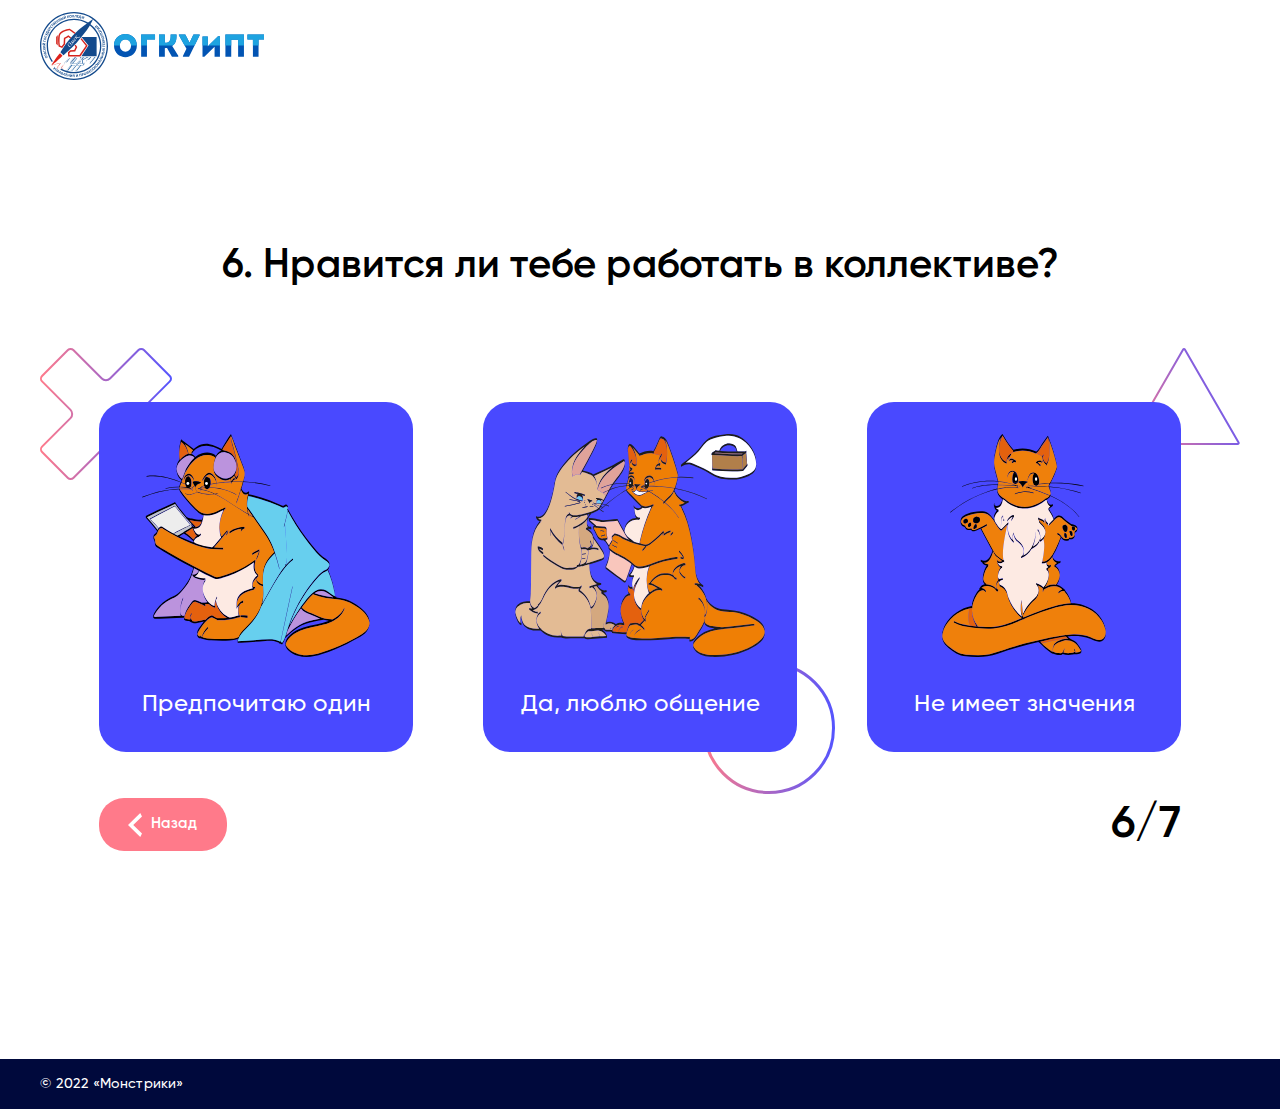
<file: questions/question-6.html>
<!doctype html>
<html lang="ru">
<head>
    <meta charset="UTF-8">
    <meta name="viewport"
          content="width=device-width, user-scalable=no, initial-scale=1.0, maximum-scale=1.0, minimum-scale=1.0">
    <meta http-equiv="X-UA-Compatible" content="ie=edge">
    <title>ПрофТест</title>
    <link rel="stylesheet" href="../fonts/gilroy/stylesheet.css">
    <link rel="stylesheet" href="style/questions-style.css">
    <link rel="icon" href="../img/ogkuipt.png">
</head>
<body>
<header>
    <div class="wrapper">
        <a href="../index.html">
            <svg viewBox="0 0 224 68" fill="none" xmlns="http://www.w3.org/2000/svg">
                <path d="M96.8663 33.5605c0-15.414-22.8663-15.414-22.8663 0 0 15.4459 22.8663 15.4459 22.8663 0Zm-17.0064 0c0-8.0255 11.1783-8.0255 11.1783 0 0 8.0892-11.1783 8.0892-11.1783 0ZM106.948 27.4777h8.089v-5.0955h-13.885v22.293h5.796V27.4777ZM124.832 44.6752V36.172c.732 0 1.433 0 2.197-.1274l4.905 8.6306h6.337v-.8917l-6.051-9.809c4.427-2.8344 4.3-7.0382 4.3-11.5923h-5.86c0 4.1719.286 8.4395-5.414 8.4395h-.414v-8.4395h-5.796v22.293h5.796ZM142.921 44.6752h6.147l10.573-21.4332v-.8598h-6.178l-3.822 8.2165h-.159l-4.204-8.2165h-6.37v.8598l7.516 13.6306-3.503 7.1975v.6051ZM174.576 34.7157v9.9595h5.356V24.3219h-1.882l-10.249 10.0174v-9.9305h-5.298v20.2953h1.853l10.22-9.9884ZM203.945 22.3822H185.41v22.293h5.828V27.6369h6.879v17.0383h5.828v-22.293ZM212.917 27.4777v17.1975h5.637V27.4777H224v-5.0955h-16.561v5.0955h5.478Z" fill="#0254B3"/>
                <mask id="a" style="mask-type:alpha" maskUnits="userSpaceOnUse" x="74" y="22" width="150" height="24">
                    <path d="M96.8663 33.5605c0-15.414-22.8663-15.414-22.8663 0 0 15.4459 22.8663 15.4459 22.8663 0Zm-17.0064 0c0-8.0255 11.1783-8.0255 11.1783 0 0 8.0892-11.1783 8.0892-11.1783 0ZM106.948 27.4777h8.089v-5.0955h-13.885v22.293h5.796V27.4777ZM124.832 44.6752V36.172c.732 0 1.433 0 2.197-.1274l4.905 8.6306h6.337v-.8917l-6.051-9.809c4.427-2.8344 4.3-7.0382 4.3-11.5923h-5.86c0 4.1719.286 8.4395-5.414 8.4395h-.414v-8.4395h-5.796v22.293h5.796ZM142.921 44.6752h6.147l10.573-21.4332v-.8598h-6.178l-3.822 8.2165h-.159l-4.204-8.2165h-6.37v.8598l7.516 13.6306-3.503 7.1975v.6051ZM174.576 34.7157v9.9595h5.356V24.3219h-1.882l-10.249 10.0174v-9.9305h-5.298v20.2953h1.853l10.22-9.9884ZM203.945 22.3822H185.41v22.293h5.828V27.6369h6.879v17.0383h5.828v-22.293ZM212.917 27.4777v17.1975h5.637V27.4777H224v-5.0955h-16.561v5.0955h5.478Z" fill="#000"/>
                </mask>
                <g mask="url(#a)">
                    <path fill="#1EA3E0" d="M65.8935 4.62885h178.344v28.952H65.8935z"/>
                </g>
                <path d="M33.9993 0C15.2225 0 0 15.2214 0 34s15.2225 34 33.9993 34C52.7762 68 68 52.7786 68 34S52.7775 0 33.9993 0Zm0 66.6805c-18.0486 0-32.68251-14.6315-32.68251-32.6832 0-18.0517 14.63121-32.68319 32.68251-32.68319 6.7067-.01044 13.2526 2.05238 18.7416 5.90603-.8014.57365-2.6078 1.86606-4.6691 3.36456-4.2475-2.55884-9.1138-3.90757-14.0725-3.90024C18.9138 6.68446 6.68432 18.9142 6.68432 34c-.00889 5.6987 1.77287 11.2561 5.09358 15.8873l1.0849-.7432C9.69266 44.7316 7.99173 39.4332 8.00112 34c0-14.3575 11.64098-25.99872 25.99818-25.99872 4.5305-.00674 8.9833 1.17641 12.913 3.43102-2.2986 1.6871-4.7274 3.5097-6.329 4.8225-1.5148 1.2436-3.2194 2.8343-4.9173 4.5282-.3544.3526-.7065.7088-1.0564 1.0686-1.1934 1.2206-2.3624 2.4669-3.4364 3.6508-.3309.3616-.6519.7187-.9629 1.0713-.6048.6781-1.169 1.3291-1.6761 1.9258-3.0622 3.6032-8.1368 11.7401-8.1368 11.7401l3.0988 3.0215s2.441-2.2485 4.7274-4.3017c2.2864-2.0532 6.8999-6.5474 8.8731-8.7553.8584-.9588 2.5061-2.898 4.3138-5.114 2.3542-2.8872 4.9824-6.2383 6.4945-8.5247.6631-.9982 1.3195-2.0939 1.9338-3.1775 3.1619 2.4255 5.7227 5.5466 7.4839 9.1213 1.7613 3.5748 2.6756 7.5071 2.6721 11.4922 0 14.3575-11.6396 25.9973-25.9968 25.9973-4.5412.0068-9.0042-1.1822-12.9401-3.4473l-.6632 1.1405c4.1381 2.3815 8.8303 3.6313 13.6046 3.6236 15.0923 0 27.315-12.2229 27.315-27.3155.0035-4.22-.9725-8.3833-2.8511-12.1621-1.8785-3.7789-4.6084-7.0702-7.9748-9.6149 1.1459-2.1021 2.0681-4.00067 2.4709-4.8442 4.2457 3.0201 7.7068 7.0126 10.0939 11.644 2.3871 4.6313 3.6309 9.7668 3.6273 14.9772 0 18.049-14.6326 32.6805-32.6812 32.6805Z" fill="#134A8C"/>
                <path d="M56.6248 44.1535V25.0901H41.4105l7.0776 8.4854-7.0776 10.578h15.2143ZM5.81098 43.9121c1.49174-.7934 2.59698 1.7169.90589 2.1698-1.48224.7798-2.57527-1.7087-.90589-2.1698Zm.21969.4828c-1.12558.2997-.54244 1.7236.46787 1.2056 1.14321-.3051.55329-1.7318-.46787-1.2056ZM6.01711 40.3414c.12205 0 .23461.3987.13562.461l-1.94875.5466 2.13589.1491c.10849.0109.11663.1357.14917.2279.03255.0922.06917.2048-.00949.2712l-1.76296 1.2205 1.94739-.5424c.13562.0122.15867.2834.17223.396.01356.1125-2.29049.7242-2.33253.6536-.13561-.1424-.29428-.6455-.12341-.8042 0-.0135 1.34392-.9682 1.39545-1.0062-.08001-.0122-1.68837-.1356-1.71956-.1533-.22783-.0189-.35259-.5424-.30648-.7214-.08815-.1017 2.2376-.6605 2.26743-.6984ZM5.32685 38.2203c.34716-.0949.47328.3757.54245.6442.35937 1.4918-2.34745 1.8986-2.53188.4163-.09086-.3702.07458-.9371.5221-.7119-.84486 1.7168 2.59155 1.2029 1.31409-.1818-.12884-.1193.05017-.1437.15324-.1668ZM5.3933 36.0207c.13561.0542.13561.3946.08543.5153-.34445.2265-1.10795.3512-.93436.9168.03797.0081.99132-.1275 1.02522-.0977.07188.1031.13562.4164.01763.495-.04475-.0095-2.33117.2712-2.37185.2414-.06781-.1058-.13562-.4177-.01763-.4936l.92758-.099c.05154-.6076-.74179-.4666-1.06998-.6862-.04882-.1696-.14781-.5751.16816-.4408.3309.1085.85436.1356 1.01709.4841.13155-.4516.77706-.6468 1.15271-.8353ZM5.32278 33.6732c.11663.0379.12747.4611.01356.5031-.20342 0-1.40765.042-1.58395.0312.20478.099 1.39138.8788 1.61107 1.0103.11799.0882.10307.3499.04204.4625-.03932.0298-2.34337.0569-2.38677.0678-.11798-.0394-.12476-.4611-.01221-.5045.20207 0 1.40766-.0421 1.5826-.0312-.19664-.099-1.39545-.8815-1.60972-1.0117-.08001-.0488-.07594-.1356-.08001-.2292-.00407-.0936-.02577-.2197.07187-.24l2.35152-.0583ZM2.36372 31.2606c.64552.0163.64958 1.1649.12883 1.3656-.30512.1248-.36208-.122-.27122-.3648.09493-.0651.24953-.0258.29157-.1804.10577-.2305-.06645-.3715-.25224-.438-.01628-.1044-.04475-.3756.10306-.3824Zm3.09874-.0977c.11256.0489.08544.4706-.03255.5032-.20206-.0177-1.40494-.0828-1.57988-.1099.19528.118 1.30866.9995 1.51615 1.15.10306.0868.09492.4313-.03526.4706l-2.34745-.1451c-.11391-.0488-.08408-.4719.03255-.5045.2007.0149 1.40494.0827 1.57852.1085-.18714-.1153-1.31137-1.0008-1.51343-1.1486-.07594-.057-.06374-.1438-.05967-.2374.00407-.0935-.00678-.2197.09357-.2319l2.34745.1451ZM3.69815 28.0465c.07458.019.19121.0203.18985.1099l-.13561.8136 1.97587.335c.11256.0624.02034.2712.00949.3824-.01763.0556-.03254.1221-.09357.1167l-2.22946-.3757c-.02186-.0014-.04314-.0077-.06235-.0182-.0192-.0105-.03588-.0252-.04886-.0428-.08272 0 .18444-1.23.1763-1.2775.03255-.0827.11663-.0542.21834-.0434ZM5.25497 25.8184c1.68024.2197 1.13101 2.9008-.50854 2.2959-1.66396-.2197-1.12016-2.8832.50854-2.2959Zm-.10171.5221c-1.43613-.3662-1.26661 1.3941.05018 1.31.93437.0502.81232-1.2788-.05018-1.31Z" fill="#134A8C"/>
                <path d="M6.7901 24.0187c.35124.0828.23732.5561.16681.8232-.40684 1.4837-2.97262.5425-2.42204-.8476.09764-.3688.51397-.7865.80011-.3743-1.56632 1.1026 1.69651 2.2974 1.2395.4693-.05425-.1641.11663-.1045.21562-.0706ZM7.08031 22.4863c.30513.2848.56008.6089.36344 1.0117-.0556.1112-.13561.2956-.27936.2712-.09357-.0339-.3336-.0814-.32682-.1953.19257-.1356.27122-.3621.06238-.5356-.07459-.0231-2.01249.1979-2.00028.0732.01085-.1492.09086-.472.28343-.4665.34988-.0109 1.01438-.0543 1.35612-.0434-.27122-.2143-.73909-.6781-.9981-.9141-.09493-.0908.06644-.5017.19256-.495.02263.0121.04322.0277.06103.0461l1.2856 1.2477ZM9.50235 20.3761c.08679.0746-.05018.2401-.08544.3228-.04882.2183-.54245-.1872-.63602-.1899l-.73909 1.4796c.05832.0732.67806.2224.53296.3946-.0434.0787-.09493.2875-.20749.2631l-.79875-.3987c-.12477-.0393-.03391-.1587 0-.2319-.33497-.5858-.93166-.8706-1.49852-1.2721-.08408-.0596-.12747-.1098-.08272-.2034.8964-1.8064.32276-1.2693 2.48713-.3363.05017-.0732.09628-.316.23054-.2265l.7974.3987Zm-2.74479-.4678-.25902.5194c.4882.3499 1.01709.6129 1.30052 1.1256l.45023-.9005-1.49173-.7445ZM10.0353 18.0219c.3255.0149 0 .4068-.11663.4977 0 .0122-.54244-.1207-.55736-.1221l-.48685.7961c.01356.0203.36209.4136.36073.4285 0 .1505-.21291.5737-.36615.2984l-1.47818-1.8051c-.11391-.1139.21834-.6455.36616-.5872l2.27828.4937Zm-2.15081.0217.71739.8516.36751-.6021-1.0849-.2495ZM9.96614 15.4859c.56826.3621.39866 1.0401 0 1.4782l.64416.4638c.0678.1356-.1478.3634-.2617.4204-.0421.0081-1.80503-1.3033-1.843-1.3196-.02094-.0113-.03909-.0271-.05313-.0463-.01404-.0192-.02361-.0414-.02803-.0647-.00442-.0234-.00356-.0475.0025-.0705.00606-.023.01718-.0444.03255-.0626.3214-.4773.853-1.3059 1.50665-.7987Zm-.27936.4488c-.30649-.2508-.56415.057-.71603.3079l.67806.4923c.22376-.2346.36889-.5967.03797-.8002ZM12.4004 14.6667c.2956.2062.0162.6035-.1478.8273-.9195 1.2314-2.96452-.5872-1.9407-1.6789.2265-.3079.7676-.5425.8815-.0543-1.86057.4489.7323 2.7598.9805.8924.0109-.1722.1478-.0543.2265.0135ZM12.4085 11.9083c.0502.0556.1438.1235.0977.1953l-.4367.4489 1.4443 1.3874c.0542.0867-.0611.1668-.1167.2386-.0556.0719-.1464.1777-.2346.1275l-1.4388-1.3873-.4313.4489c-.1152.0515-.2875-.1533-.3132-.255 0-.0393 1.2205-1.2639 1.2286-1.2938.0705-.0515.1424.0407.2007.0895ZM15.0692 11.5571c.5764.6347-.3268 1.3819-.8299 1.702-.0977 0-1.6274-1.6925-1.6152-1.7888.1356-.24.6103-.6035.83-.7486.4611-.3214 1.1201.2197.8476.7228.1194-.0786.2637-.1106.4052-.0898.1415.0207.2705.0928.3623.2024Zm-1.1866-.339c-.2251-.2713-.5112.0298-.6943.202l.4326.4787c.1993-.164.514-.4258.2617-.6807Zm.8137.7024c-.2712-.3159-.6076.0516-.8232.2523l.4747.5235c.1993-.1858.6238-.4774.3431-.7758h.0054ZM16.8905 10.8207c.042.0624.1193.1356.0624.2021l-.9832.7757c-.1682.2929-1.4402-1.7074-1.5501-1.7399-.2522-.20211.9344-.85713.9968-.9819.1071-.04068.3065.21699.2441.31056l-.6984.54246.3729.47738.5913-.46246c.0746-.04069.1356.05289.179.10716.0434.0542.118.1356.0597.1966l-.5913.4652.4285.5424.7052-.5506c.0773-.0352.1329.0597.1831.1153ZM18.903 9.60696c.0176.14511-.2645.29021-.3906.30242-.0461 0-.556-.83539-.5872-.85844l-.773.51533c.0095.03526.5791.82993.5669.87063-.0583.1126-.3038.316-.4299.2455-.0122-.0421-1.3209-1.93795-1.31-1.98813.0597-.11256.3038-.31734.4285-.24411l.5058.75809.7744-.51534-.5072-.75808c-.0176-.14647.2644-.28886.3919-.30242.0488.00813 1.2978 1.94743 1.3304 1.97455ZM21.0267 8.41626c0 .14646-.2889.27123-.415.27123-.0448-.00678-.4841-.88014-.5113-.90455l-.8136.44753c0 .03526.5058.87607.4909.91675-.0692.10714-.3296.28886-.4503.2075-.0081-.04476-1.1499-2.04508-1.135-2.0939.0691-.10578.3295-.29021.4488-.20613l.4381.79877.8136-.44753-.4393-.79877c0-.14647.2888-.27123.4149-.27123.0489.0122 1.127 2.0505 1.1582 2.08033ZM22.8045 6.79159c.2441.53026-.1112.97101-.64 1.16765-.1465.01356-.6578.4204-.7432.14646l-.8937-2.07626c-.0108-.02984 0-.05153.0285-.07459.1031-.05967.3295-.2197.4353-.12476l.339.78792c.5032-.25767 1.2124-.47194 1.4741.17358Zm-.4597.24411c-.1492-.39871-.575-.20207-.8625-.06509l.3119.72554c.2943-.10985.7174-.28751.5506-.66045Zm1.4999.13562c0 .12612-.3811.2875-.4652.20071l-.9303-2.16984c0-.12612.3811-.28886.4652-.20071l.9303 2.16984ZM26.2328 6.38882c0 .12341-.4068.2536-.4787.15595-.0597-.19528-.4407-1.33716-.4801-1.51074-.0379.22512-.4475 1.58398-.5112 1.83215-.0434.12748-.3662.24682-.4516.13562l-.7228-2.23629c0-.12477.4068-.25225.48-.1546.0597.19257.4394 1.33716.4801 1.50803.0393-.21698.4489-1.58805.5126-1.8308.0244-.09221.1112-.11256.198-.13561.0868-.02306.2034-.08679.2509 0l.7228 2.23629Zm-1.2286-2.84791c.3431.80284-1.5989 1.09712-1.2477.30513.3798-.20478.2523.1112.5425.13561.2549.01357.3214-.19799.316-.39463.0854-.05154.3268-.17902.3892-.0434v-.00271ZM29.3573 5.69583c-.0407.14239-.3811.17087-.5058.13561-.2563-.32141-.4516-1.07-.9995-.84488l.1967.97507c-.0339.14375-.3553.16545-.4747.13562-.0434-.02577-.4638-2.29732-.4841-2.33394.038-.13561.3566-.16409.4773-.13561.0367.02034.1845.9154.2021.9493.6089 0 .396-.78249.5845-1.12967.1641-.06509.5587-.20071.4529.12748-.0759.33904-.0501.86251-.3878 1.05644.4665.08137.7174.69842.9384 1.06458ZM31.6614 4.19321c.3865 1.64908-2.3204 2.07491-2.3298.32277-.3757-1.63145 2.3094-2.05457 2.3298-.32277Zm-.5221.08951c-.1628-1.47278-1.7494-.69706-1.2111.50584.2794.89099 1.4809.31056 1.2111-.50584Z" fill="#134A8C"/>
                <path d="M34.0047 5.31204c-.0352.11798-.4597.13561-.5031.01763l-.0678-2.00303-.5343.01762c-.1437.77165.0285 2.15086-1.0144 2.13323-.0651-.0312-.0569-.11121-.0637-.18444-.0583-.46245.3621-.04475.457-.93303.1519-.34717-.0407-1.18121.2807-1.41853.0407 0 1.3561-.08137 1.3263-.00678.029.03279.0441.0756.042.11934l.0773 2.25799ZM36.4254 5.4151c-.0447.11392-.4692.09087-.5017-.02576l.1017-1.99897-.533-.02712c-.2115.75402-.1424 2.07355-1.1432 2.04914-.1085 0-.1003-.10985-.0976-.198-.019-.46651.3648-.01491.5356-.89099.179-.33225.0597-1.1812.4069-1.39005.0393.00949 1.3561.03526 1.3222.10578.0252.0354.0363.07891.0312.12205l-.1221 2.25392ZM38.3999 5.5236c-.0135.07458-.0135.18172-.099.18714l-1.2381-.15053c-.3268.08679.1994-2.22544.1451-2.32579-.0339-.32141 1.2666.05967 1.3995.01627.1044.04747.0611.37023-.0502.39328l-.8801-.11798-.0759.60213.7445.09493c.08.02441.0542.12883.0488.20207-.0054.07323-.0135.17901-.0976.18036l-.7445-.09493-.0895.69571.8882.11256c.0814.02441.0529.13019.0488.20478ZM40.8762 6.81058c-.0515.10307-.2454.01356-.3349 0-.2238.00949.0406-.57501.0203-.66316l-1.6192-.33496c-.0556.07458-.0407.71333-.2455.61569-.0868-.0217-.301-.01763-.3078-.13562l.1817-.86793c.0068-.13562.1451-.07324.2238-.05832.48-.47465.6034-1.12424.8462-1.7752.0366-.09628.0732-.15053.1749-.13561 1.9773.40684 1.31-.01356.9629 2.3163.0827.03119.3295.01356.278.16545l-.1804.87336Zm-.2522-2.77197-.5682-.11798c-.213.56144-.3323 1.14052-.7554 1.54601l.9859.20342.3377-1.63145ZM44.0563 7.10893c-.099.11121-.3594-.03797-.4733-.08679-.1613-.37159.1831-1.17442-.4475-1.24766l-.2983.94931c-.0516.0895-.1723.0217-.2618 0-.0895-.0217-.2224-.04882-.2088-.15054l.2983-.9493c-.5641-.30106-.7363.55467-1.0849.76622-.1763-.02305-.6089-.10306-.3512-.33768.2482-.29292.4855-.82318.9208-.82725-.3444-.26173-.2278-.872-.2305-1.25443.0746-.10443.5004.03254.4922.17358.0177.36345-.1546 1.0239.3757 1.08492l.2848-.88963c.0488-.08951.1708-.01763.259 0 .0881.01763.2224.04882.2115.15053l-.282.88285c.5316.28479.693-.50991 1.0089-.72147.1763.02306.5859.09358.3404.3309-.2183.27123-.4312.74046-.8231.74724.3729.30785.2535.94795.2698 1.3792ZM14.2393 57.1427c-.6957.5614-1.8104-.2292-.9669-.5886.0651.2278.259.3784.4936.2346.0475-.0637.4665-1.9962.5818-1.9447.1356.0583.4244.2414.3553.4245-.1031.339-.2713.9913-.4069 1.3168.2916-.1844.891-.4882 1.2016-.6605.1193-.0623.461.2279.4068.3459-.0196.0178-.0415.0328-.0651.0447l-1.6002.8273ZM16.2518 59.5037c-.1031.0705-.4462-.1858-.4069-.3051l1.2083-1.6274-.7526-.5587-1.2083 1.6274c-.1058.0678-.4475-.1872-.4069-.3065.114-.0394 1.4063-2.1699 1.584-1.8796 2.0382 1.5432 1.5622.6523-.0176 3.0499ZM19.1742 59.3654c-.3309.5981-1.0266.4719-1.4917.1017l-.4272.6781c-.1275.0773-.377-.1248-.4421-.236-.0122-.0461 1.2015-1.9162 1.2124-1.9555.0099-.022.0245-.0414.0429-.057.0183-.0155.04-.0268.0632-.0329.0233-.0061.0476-.0069.0713-.0024.0236.0045.0459.0143.0653.0285.5004.2957 1.3738.7798.9059 1.4755Zm-.4733-.2536c.2333-.3268-.0949-.5669-.3594-.7038l-.4529.7201c.2522.2088.6252.3322.8123-.0163ZM20.4042 61.7997c0 .3309-.4177.0244-.5126-.0882-.0109 0 .0909-.5533.0909-.5709l-.8341-.4462c-.0203.0149-.3973.392-.4068.3906-.1532.0081-.5926-.1804-.3241-.3526l1.7318-1.6043c.1098-.1234.6672.1831.6183.3349l-.3634 2.3367Zm-.1519-2.1698-.8137.7784.6306.3349.1831-1.1133ZM22.7272 62.2052c-.3458.7987-1.413.2712-1.9189-.0556-.0461-.0882.8829-2.2105.9778-2.239.2794.0298.8137.3105 1.0374.4543.4896.2916.2713 1.1256-.3132 1.0849.1222.0777.2117.1974.2517.3365.0399.1392.0276.2882-.0348.4189Zm-.4868-.1967c.179-.381-.3024-.5424-.5777-.655l-.2862.6564c.2523.1112.6984.3824.8639-.0014Zm.3119-1.0415c.16-.3228-.2427-.4584-.4774-.556l-.2617.5994c.2278.1153.6021.297.7323-.0434h.0068ZM24.7804 63.6644c-.0759.0976-.4841-.0434-.4828-.1668l.6659-1.9217-.5113-.1776c-.4204.678-.7241 1.9786-1.6924 1.6735-.1505-.0462-.0163-.2577.0095-.3486.0257-.0556.0502-.1166.1139-.0949.6781-.0692.8286-1.0619 1.1934-1.6152.0515-.1017.0949-.1532.1993-.1193l1.169.4068c.3363-.0325-.6998 2.2607-.6645 2.3638ZM26.9014 64.1011c-.0244.0718-.0393.1803-.1248.1736l-1.2205-.3228c-.3404.0447.4964-2.2105.4557-2.319.0095-.3269 1.2639.2292 1.4036.2048.099.061.0122.3797-.1018.3878l-.8706-.2305-.1573.5953.7364.194c.0786.0352.0366.1356.023.2102-.0135.0745-.0379.1776-.1234.1681l-.735-.1939-.1817.6862.876.2319c.076.0366.0339.1397.0204.2143ZM29.3587 64.7154c-.0895.118-.3974.0244-.4977-.0556-.0312-.0353.1844-.9995.179-1.0374l-.9262-.1723c-.0177.0326-.1655 1.0131-.2035 1.0334-.122.0407-.4434.0163-.4855-.1248.0204-.0393.4069-2.3434.4503-2.3719.122-.0393.4461-.0162.4855.1248l-.1682.91.9262.1709.1682-.9087c.0895-.1193.3973-.0244.4977.0556.0298.0434-.4312 2.334-.4258 2.376ZM32.0791 65.0124c-.0529.1126-.4801.0719-.5086-.0488.0231-.2048.1275-1.4213.1614-1.5989-.0665.0922-.1356.1953-.217.2834-.1519.099-.9872 1.4362-1.2395 1.2694-.0908-.0177-.2278 0-.2332-.1045l.2264-2.3719c.0543-.1139.4815-.0718.5099.0489-.0217.2034-.1356 1.4212-.16 1.5961.1234-.1857 1.0551-1.2978 1.2124-1.4917.0597-.076.1478-.0597.2427-.0529.095.0068.2224 0 .2319.1017l-.2264 2.3692ZM34.5011 65.0626c-.0678.1288-.3865.0854-.4991.0285-.0339-.0299.0109-.9412 0-.9765-.6048-.1356-.6672.5167-.834.9249-.0271.0651-.0881.0746-.16.08-.156 0-.5099.0502-.3594-.2088.1424-.2984.2292-.8259.5818-.9493-.6957-.1356-.6157-1.1853.0461-1.3168.2631-.057.9222-.0923 1.2083 0 .0159.0161.028.0355.0355.0568.0075.0213.0102.0441.0079.0666l-.0271 2.2946Zm-.4869-2.0641c-.2969-.0081-.7621-.0542-.7458.354-.019.4068.4421.3838.7377.377l.0081-.731ZM38.1721 64.7873c-.0298.1207-.4543.1654-.5072.0515-.0176-.2048-.1546-1.4185-.1573-1.5975-.0841.2142-.7798 1.4755-.895 1.7087-.0583.118-.2441.0963-.3513.1072-.2454.1681-.3064-2.3977-.3702-2.4411.0298-.1234.457-.1641.5099-.0529.0176.2034.1519 1.4199.156 1.5962.084-.2061.7797-1.4796.895-1.7061.0434-.0867.1356-.0881.2265-.1003.0908-.0122.2197-.0434.2482.0542l.2454 2.3801ZM41.7034 64.0929c-.0149.1248-.4326.217-.5004.1126l-.4421-1.9786-.9153.2048.4421 1.9854c-.0163.1247-.434.2156-.5004.1112.0447-.1112-.7242-2.4818-.3879-2.4262 2.5048-.5519 1.5202-.7716 2.304 1.9908ZM43.5057 61.7916c.2374.6414-.3146 1.0849-.9004 1.1988l.2359.7676c-.0244.1478-.3417.2047-.4678.1817-.0434-.0231-.6645-2.1698-.6876-2.197-.0098-.022-.0146-.046-.0141-.0702.0005-.0241.0063-.0479.0171-.0695.0108-.0216.0262-.0406.0451-.0556s.041-.0256.0645-.0311c.5506-.1886 1.4876-.5344 1.7073.2753Zm-.5004.1925c-.0949-.3905-.4909-.2983-.7675-.1885l.2508.8137c.3201-.0542.6578-.2549.5167-.6252ZM46.1515 61.2599c.8137 1.5149-1.7317 2.6391-2.1982.9263-.7947-1.5013 1.7263-2.6174 2.1982-.9263Zm-.4895.2252c-.5425-1.4009-1.8986-.2265-1.0537.8136.5072.7975 1.5324-.084 1.0537-.8136Z" fill="#134A8C"/>
                <path d="M48.7458 59.9011c.2943.5167.0135 1.074-.4801 1.3493.099.1967.2414.3337-.0583.4408-.2631.1817-.2902-.0149-.3919-.2102-1.1934.716-2.0993-1.1297-.8801-1.7169-.1045-.2075-.2292-.3078.0651-.4258.2712-.1709.278-.0095.3851.1939.5085-.259 1.1134-.1885 1.3602.3689Zm-1.6274.2034c-.6333.3323-.1098 1.3562.5262 1.028l-.5262-1.028Zm1.1785.0502c-.0275-.0694-.0693-.1321-.1227-.1842-.0535-.052-.1173-.0921-.1874-.1178-.07-.0256-.1447-.0361-.2191-.0308-.0744.0053-.1469.0263-.2126.0616l.5262 1.0279c.0652-.0341.1228-.0811.1693-.1382.0465-.0571.0808-.1231.101-.1938.0202-.0708.0257-.145.0163-.218-.0094-.073-.0335-.1433-.071-.2067ZM50.9902 59.8373c.0352.0678.1044.1519.0407.2102l-1.0755.6673c-.202.278-1.2652-1.8783-1.3723-1.9231-.2319-.2319 1.036-.7621 1.1133-.8801.1126-.0298.2848.2509.2116.3404l-.7649.4747.3241.5221.6469-.4069c.0787-.0325.1248.0678.1682.1275.0434.0597.1044.1505.0379.2048l-.6468.4068.3756.6049.7703-.4788c.08-.0366.1261.0692.1709.1302Z" fill="#134A8C"/>
                <path d="M52.6826 58.4215c.2373.2713-.1356.5967-.3567.7744-1.2205.9751-2.7597-1.3304-1.4768-2.1414.3011-.2441.891-.3377.8788.1709-1.9406-.0339.0163 2.8954.735 1.1256.0543-.1722.1546-.0149.2197.0705Z" fill="#134A8C"/>
                <path d="M54.3588 57.045c.2563.2604-.0963.6062-.2997.7974-1.1446 1.0592-2.8479-1.1323-1.6274-2.0342.2821-.2712.8652-.4068.8883.1085-1.9379.1031.221 2.8873.8137 1.0714.0434-.1655.1586-.0299.2251.0569ZM56.4011 55.5302c.0515.1126-.255.4069-.3662.3553-.1356-.1505-1.0008-1.0171-1.1133-1.1568.0284.1099.0569.2333.0759.3486l.2821 1.5473c.023.1465-.1695.2713-.2712.3418-.0061.0052-.0132.0091-.0208.0115-.0077.0024-.0157.0033-.0237.0025-.008-.0007-.0157-.0031-.0227-.0069-.0071-.0038-.0133-.009-.0183-.0153-.019-.0393-1.6789-1.6911-1.6761-1.7413.0434-.1207.2441-.3688.381-.3241.1356.1478 1.0008 1.0185 1.1134 1.1555-.061-.2143-.3051-1.645-.3567-1.8986-.0176-.0936.0516-.1506.1167-.2184.0651-.0678.1464-.1695.2291-.1112l1.6708 1.7101ZM57.4236 52.5101c1.4199.9669-.3092 3.1408-1.5188 1.8389-1.3982-.9615.3159-3.1178 1.5188-1.8389Zm-.3309.4258c-.8001-.8679-1.8036.3241-.8584.99.811.8828 1.8185-.3201.8584-.99ZM59.8362 51.2461c.0691.1357-.1465.3689-.2618.4272-.0447.0122-.8272-.5913-.8638-.6021l-.5425.7676c.0217.0298.8476.5777.8503.6211-.0136.1275-.1736.4068-.3187.3865-.0271-.0353-1.9501-1.3562-1.9582-1.4118.0163-.1274.1736-.4068.3187-.3865l.7526.5425.5425-.7676-.7527-.5424c-.0691-.1357.1465-.3689.2617-.4272.0489-.0095 1.9312 1.3792 1.9719 1.3927ZM61.1611 48.8376c.3309.0122.0068.4191-.1112.5072 0 .0122-.5425-.1153-.5669-.1166l-.4828.8137c.0136.0203.373.4136.3716.4299 0 .1519-.2075.5831-.3661.3065l-1.527-1.8091c-.1167-.1139.2142-.6578.3648-.6008l2.3176.4692Zm-2.1793.0529.7391.853.3648-.6157-1.1039-.2373ZM62.3436 46.7071c.0882.0868-.1003.4747-.2224.4584l-1.8294-.8869-.236.4868c.6198.4964 1.8783.9493 1.4606 1.8769-.0624.1451-.2577-.0135-.3445-.0501-.0529-.0326-.1098-.0638-.0813-.1235.0122-.678-.9561-.9493-1.4619-1.3764-.095-.0638-.1356-.1126-.0963-.213l.5424-1.112c.0082-.3363 2.163.9615 2.2688.9398ZM62.5674 44.0911c.5628.2034.6224.7757.3838 1.3005-.0977.114-.179.8137-.4408.6781-.0339-.0271-2.1386-.8204-2.1576-.8679-.0095-.1288.0719-.4367.2157-.453l.7987.3174c.1749-.5588.5303-1.2626 1.2002-.9751Zm-.1533.5045c-.4068-.1872-.5641.3024-.678.6103l.7445.2942c.1288-.297.3417-.7553-.0665-.9045ZM63.9994 42.0474c.1072.1017-.0217.3973-.1125.4868-.038.0272-.9724-.2942-1.0117-.2929l-.2712.9019c.0298.0203.9873.2712 1.0035.3159.0271.1262-.0339.4435-.179.4693-.0366-.0244-2.2823-.6673-2.3054-.7134-.0258-.1261.0326-.4448.1777-.4678l.8855.2712.2712-.9019-.8855-.2712c-.1071-.1017.0217-.396.1112-.4882.0461-.0258 2.2728.6903 2.3162.6903ZM63.7974 39.4395c.5831.1017.7458.651.6062 1.207-.0733.1288-.0285.7893-.3065.7038-.0393-.0203-2.2512-.4272-2.2783-.4706-.0325-.1234-.0068-.4421.1356-.4827l.8544.1722c.0664-.5628.2997-1.2843.9886-1.1297Zm.9113-.6523c.1098.0665.0203.4828-.1004.5031l-2.3406-.4692c-.1085-.0692-.0204-.4841.1017-.5045l2.3393.4706Zm-.971 1.1758c-.4177-.1044-.5004.3634-.5506.6781l.7852.1586c.076-.3065.1722-.7662-.2346-.8367ZM64.8579 36.2973c.3078-.1722.183.3784.1098.5072-.042.0258-.9493.3716-.9954.3933l.8544.5642c.1193.1017.0474.4068-.0095.5289-.0936.061-1.0944-.7364-1.1961-.7771-.1221.0217-1.169.5424-1.2653.4679-.0217-.1357-.0352-.4666.1085-.5425l.8761-.3512-.7839-.5167c-.1207-.095-.0461-.3947 0-.514.1085-.0665 1.0239.6781 1.131.7187l1.1704-.4787ZM62.8155 33.1605c.076 0 .1913-.0094.2089.076v.632l2.0342.0081c.1003.0258.0718.1641.0813.2577-.0108.0922.0163.2319-.0827.2563l-2.0342-.0082c-.0203.0434.0461.6944-.0501.6862-.099.019-.3323.0624-.3716-.0569l.0081-1.7766c.0122-.0868.1289-.0691.2061-.0746ZM64.8104 31.2863c.0773 0 .1844-.0217.2048.0624l.08 1.264c.1492.3092-2.2539.2251-2.3434.2983-.3146.0949-.1817-1.2721-.2495-1.3968.0271-.1126.3566-.1356.4-.0244l.0556.8977.6144-.0393-.0475-.7594c.0081-.0855.118-.0787.1912-.0882.0732-.0095.1817-.0203.1994.0638l.0474.7594.7093-.0434-.057-.9059c.0095-.0868.1207-.0787.1953-.0882ZM64.527 28.9538c.259-.2414.2712.3227.2278.4665-.0353.0352-.8354.5872-.8747.6184l.9642.3458c.1356.0692.1438.3852.1166.5153-.0773.0814-1.2395-.4556-1.3466-.4705-.1139.0501-1.0049.8136-1.1174.754-.0543-.1261-.1451-.4448-.0244-.5533l.7675-.5493-.8828-.316c-.1356-.0637-.1356-.3729-.1166-.5004.0895-.0908 1.1554.4137 1.2693.4286l1.0171-.7391ZM64.1445 26.4937c.1438.038.175.358.1357.4815-.0204.042-.9941.2156-1.0266.2346l.1993.9221c.0366 0 .9981-.2386 1.032-.2115.0841.0963.1858.4068.0719.4963-.0447 0-2.319.5276-2.3624.4977-.084-.0976-.1871-.4068-.0718-.495l.9045-.1952-.1993-.9222-.9046.1966c-.1437-.0366-.1749-.358-.1356-.4814.0231-.0434 2.3176-.5018 2.3569-.5235ZM62.1348 24.0269c1.5731-.6889 2.4952 1.9325.7499 2.2648-1.5582.6726-2.4736-1.9271-.7499-2.2648Zm.1858.5045c-1.1609.217-.6862 1.7019.381 1.2544 1.1785-.2156.6957-1.7087-.381-1.2544ZM62.4019 21.419c.1248-.0068.2862.3919.1926.4733l-1.8836.7635.2034.5018c.7838-.1288 1.965-.7581 2.3732.1722.0637.1424-.1831.1817-.2712.2224-.0584.0163-.1207.038-.1465-.023-.4977-.4652-1.3453.0746-2.0016.1641-.1099.0285-.1777.0298-.2224-.0705l-.4638-1.146c-.2414-.236 2.1657-.9642 2.2199-1.0578ZM59.9962 19.3292c1.4334-.9493 2.7895 1.4768 1.1283 2.102-1.4199.9303-2.7665-1.4741-1.1283-2.102Zm.2712.4651c-1.1066.4069-.3838 1.7929.5899 1.1704 1.1175-.4136.3933-1.8023-.5913-1.1649l.0014-.0055ZM58.1424 18.2551c.0691-.0339.1613-.1112.2183-.042l.4353.7133 1.7358-1.0578c.1451-.0163.2374.2509.2889.3607.0081.034 0 .0597-.0217.0774l-1.9555 1.1934c-.0164.0134-.0357.0231-.0563.0282s-.0421.0055-.0629.0012-.0404-.0132-.0573-.026c-.0169-.0128-.0308-.0293-.0405-.0482l-.6238-1.0225c-.0272-.0828.0556-.118.1397-.1777ZM58.6401 15.0722c.1193-.0339.3702.3133.2969.415-.1695.1166-1.1554.8368-1.31.9276.2292-.0339 1.6681-.0556 1.9284-.0705.1356 0 .3499.2712.2713.3933l-1.9393 1.386c-.1234.0366-.2143-.1858-.2807-.2713-.0271-.0515-.0638-.1098-.0163-.1491.1668-.1167 1.1568-.8354 1.3087-.9263-.2211.0299-1.6721.0556-1.9271.0692-.0963 0-.1424-.0733-.198-.1478-.0556-.0746-.1464-.1696-.0759-.2428l1.942-1.3833ZM54.6992 15.2363c.5668-.5614 1.607.8137.8313 1.0849-.4272-.3078-.0583-.2888-.1356-.598-.0868-.2441-.3106-.2238-.4923-.1356-.0922-.0651-.3051-.2414-.2034-.3513Zm2.1806-2.2634c.1153-.0447.396.2794.3323.3865-.1587.1356-1.0782.9358-1.2206 1.0402.3079-.0393 1.6871-.2509 2.0098-.2211.0787.076.2875.236.2116.3499l-1.8077 1.5515c-.118.0461-.396-.2821-.3336-.3879.1559-.1356 1.0849-.9357 1.2205-1.0388-.217.0475-1.6599.2021-1.9122.2373-.0949.0122-.1478-.0597-.2115-.1356-.0638-.0759-.16-.156-.0963-.236l1.8077-1.546Z" fill="#134A8C"/>
                <path d="M24.2244 52.4979c-.0253-.0245-.0591-.0382-.0943-.0382-.0351 0-.0689.0137-.0942.0382-.0312.0271-.0882.0813-.1641.1546-1.0442.9059-5.0719 3.3903-6.4606 3.2954-.0786 0-.1776-.0244-.2007-.0814-.1356-.3377.9819-1.546 1.7969-2.4275.815-.8815 1.5148-1.645 1.5785-2.041.0077-.043.0042-.0872-.01-.1285s-.0388-.0783-.0713-.1075c-.3784-.3363-2.2648.1546-5.3282 1.0022-1.2829.3553-2.5062.6944-3.1571.8002 1.0849-.7039 3.6141-2.8222 5.2197-4.177 1.8593-1.569 5.3174-4.9445 5.3174-4.9445l-2.5129-2.5916c-1.2449.8774-4.5091 5.7297-5.0909 6.5244-.514.7025-3.2357 4.5676-3.4052 5.289-.0101.0179-.0157.0379-.0163.0583 0 .036.0143.0705.0397.0959.0254.0255.0599.0398.0959.0398h.0244c.5099 0 1.9257-.392 3.5612-.8449 1.7847-.4937 4.7641-1.3182 5.0692-1.0673-.0556.3214-.8286 1.1595-1.5094 1.8986-1.272 1.3792-2.0342 2.2498-1.8497 2.7123.0596.1519.2047.236.4326.2536h.103c1.1677 0 3.5693-1.3033 5.1926-2.3706-.6645.7188-1.3208 1.5311-1.3317 1.9475-.0027.0452.0038.0906.0192.1333.0154.0427.0393.0817.0703.1148.0753.0748.1653.1331.2642.1714.099.0383.2048.0557.3108.0511.5221 0 1.0849-.3554 1.1215-.3771.016-.0091.03-.0214.0411-.0361.0111-.0147.0191-.0315.0234-.0493.0044-.0179.0051-.0365.0021-.0547-.003-.0181-.0097-.0355-.0197-.051-.01-.0155-.023-.0288-.0382-.0391-.0153-.0103-.0325-.0174-.0506-.0208-.0181-.0034-.0367-.0031-.0546.0008-.018.004-.035.0116-.0499.0224-.0095 0-.9642.5967-1.3562.1939-.0098-.0158-.0141-.0344-.0122-.0528.0122-.4842 1.4253-1.9963 2.4221-2.947.0718-.0637.1356-.1207.179-.1695.0212-.0256.0322-.0582.031-.0915-.0013-.0332-.0147-.0649-.0378-.0888Z" fill="#DE211A"/>
                <path d="M27.81 32.3835c0-.8463.5221-1.6532 1.2042-1.8593.6605-.1994 1.4118.1247 1.9203.8286.6292.8679.7052 1.862.2048 2.6553-.5954.9493-1.7142 1.1188-2.4492.2713-.4502-.5154-.7106-1.1975-1.0564-1.8037l.1763-.0922Zm2.3054 1.8023c.6781 0 1.0849-.5032.9642-1.2206-.1492-.8692-.7025-1.4524-1.4592-1.8158-.693-.3323-1.447.1708-1.4917.9343-.057.9304 1.0605 2.1075 1.9921 2.1021h-.0054ZM33.5559 31.1602l-1.4375-.8964c.198.4204.4394.7405.4855 1.0849.0461.3445-.0841.7459-.1722 1.1134-.0621.026-.1287.0394-.196.0394s-.1339-.0134-.196-.0394c-.0868-.0705-.1356-.3594-.0935-.3878.6984-.4706.198-.9575.0176-1.4172-.1099-.278-.3078-.5208-.5289-.8829-.0597.3418-.0949.5425-.1356.75l-.2387-.0231c.0394-.372.1023-.7412.1885-1.1052.0136-.0475.4069-.0665.5574.0189.4611.2604.8896.5778 1.367.8978-.0543-.933-.8029-1.7047-.5127-2.6051l.2184-.0475 1.4008 1.9664.114-.7093h.2102c-.0317.3689-.0633.7387-.095 1.1094-.1925-.019-.4543.0339-.5641-.0719-.2875-.2712-.5086-.6225-.8639-1.0849.2469.8259.4462 1.4917.6442 2.159l-.1695.1315ZM36.1732 25.1742c.6374.0773 1.1147.1234 1.588.198.4421.0691.8815.2373 1.3195.2332.3363 0 .7662-.1464.3607-.6658-.061-.0787.0068-.2577.015-.3893.1356.057.3905.1248.3865.1682-.0339.3309-.0163.7432-.2048.9697-.4679.5614-1.1337.4515-1.763.2875-.5072-.1357-1.0049-.3079-1.5337-.472-.0502.67.9967.9263.4068 1.7481l-1.4768-1.9976-.1641.636-.1804-.0312.1953-1.3019.1844-.0461.7066.8232c-.0597-.4692-.1275-.8137-.1356-1.1582-.0116-.2414.0296-.4826.1207-.7065.0528-.1193.2712-.1655.4068-.2455.0122.1553.0122.3113 0 .4665-.061.5303-.16 1.0578-.2319 1.4837ZM35.864 27.123c.0827.1532.122.1912.122.2291-.0067.5968-.0244 1.3223-.6536 1.4918-.6292.1695-1.0008-.4624-1.2626-.9981-.2929-.6021-.5031-1.2273-.023-1.8335.1085-.1356.3214-.2034.5004-.2618.0407-.0135.2088.1872.1966.2075-.0812.1471-.196.273-.3349.3675-.4489.2319-.3743.5642-.2007.9087.0867.2063.2172.3914.3824.5424.2503.1629.515.3027.7906.4177l.3079-.6998c.042-.1003.0867-.1871.1749-.3715Z" fill="#fff"/>
                <path d="m40.468 27.0457 1.0849-.8707 6.1215 7.4588-7.3623 10.974H28.13l-.1681-4.2719 2.1793-2.0044 4.0982-.2617 1.3656-2.993-1.1921-1.6274 1.2504-.8028 1.5975 2.3719-2.0627 4.4468-4.4467.3187-1.3263 1.2598.1153 2.0627h9.92l6.3928-9.4157-5.3852-6.6451ZM19.7994 24.7022c-.0882 1.6274-.5859 4.7872.0827 8.6794l1.8158.7933 1.9257-2.3176.2563-5.8993s1.9474-.7947 4.4454-2.7272l2.8479 2.2784c-.3309.3616-.6519.7187-.9629 1.0713l-1.8986-1.4836s-1.6558 1.2395-2.9929 1.6748l-.2306 5.544-2.936 3.6331-3.5733-1.5691s-1.0754-8.0501 0-11.2764c1.0754-3.2262 3.6615-4.1552 5.3173-4.8238 1.6558-.6686 5.1723-1.8891 6.1324-1.3941.6916.3567 3.9043 2.6486 5.6401 3.8976-.3544.3526-.7065.7088-1.0564 1.0686 0 0-4.4752-3.1354-4.9919-3.5138-.5167-.3783-5.3173.9887-7.4098 2.296-2.0925 1.3073-2.3271 2.4411-2.4112 4.0684ZM16.1351 24.9341v6.7225l1.588 1.744V22.8999l-1.588 2.0342Z" fill="#D5241D"/>
                <path d="M33.3958 46.1579h-3.9232l-3.3537 4.1457h3.9233l3.3536-4.1457Zm-6.5337 4.0101 3.134-3.8745h3.119l-3.134 3.8745h-3.119Z" fill="#134A8C"/>
                <path d="m29.3207 44.9373-5.4069 6.6845h6.6193l5.4068-6.6845h-6.6192Zm.0705.1357h5.6117l-5.1886 6.4132h-5.6102l5.1871-6.4132Z" fill="#134A8C"/>
                <path d="m31.5976 51.7764-5.3512 6.6166h1.8741l4.1755-5.1628h2.5251l-3.9775 4.9201-.1953.2427h1.8674l5.3513-6.6166h-6.2694Zm.3675 6.481h-1.0347l4.1755-5.1628h-3.5083l-4.1755 5.1628h-.8855l5.1316-6.3454h5.4339l-5.0447 6.2383-.0923.1071ZM38.1884 51.7764l-1.1758 1.4538h2.4139L35.251 58.393h1.7942l4.1809-5.1628h2.2376l1.1758-1.4538h-6.4511Zm4.7139 1.3182h-2.2322l-4.1755 5.1628h-.9642l4.1755-5.1628h-2.4126l.9561-1.1826h5.6049l-.4774.5913-.4746.5913ZM55.0165 44.9373h-1.2503l-2.4411 3.0229h-2.5332l2.441-3.0229h-1.7345l-3.515 4.3397h4.2663l-.716.8856h-4.265l-1.1758 1.4538h6.0402l5.4069-6.6845-.5235.0054Zm-10.6388 6.5489.9561-1.1826h4.2663l.9358-1.1568h-4.2664l3.2954-4.0684h.9127l-2.4411 3.0228h3.3537l2.441-3.0228h.9005l-5.1872 6.4078h-5.1668ZM36.7373 44.9373l-5.4109 6.6845h1.6274l4.3097-5.3283h3.0269l1.0971-1.3562h-4.6502Zm-.0868 1.2206-4.3097 5.3283h-.7255l5.1871-6.4132h3.8812l-.438.5424-.4394.5425h-3.1557ZM48.423 44.9373h-2.441l-3.7781 2.0817 1.6897-2.0817h-1.8457l-5.4069 6.6845h1.8471l1.9664-2.4316.5424 2.4316h2.2702l-.769-3.4202 5.9249-3.2643Zm-5.8313 6.5489h-1.4822L40.567 49.06l-.1546-.6536-2.4912 3.0798h-.9994l5.1871-6.4132h.9995l-2.3312 2.8845 5.2346-2.8818h1.1216l-1.984 1.0849h-.0163l-3.3252 1.8471.7838 3.4785Z" fill="#004B94"/>
            </svg>
        </a>
    </div>
</header>
    <main>
        <section class="question">
            <div class="wrapper">
                <div class="question__inner">
                    <p class="question__number--top">6/7</p>
                    <h2>6. Нравится ли тебе работать в коллективе?</h2>
                    <div class="answers">
                        <div id="it" class="answer answer__one">
                            <svg version="1.2" baseProfile="tiny" xmlns="http://www.w3.org/2000/svg" viewBox="0 0 474.8 466.1" overflow="visible" xml:space="preserve">
                                <path d="M71.8 72.5v.6-.5c-.1 0 0-.1 0-.1zM107.3 98.6v-.8c-.2-1.5-1-2.9-1.8-4.3-.7-1.3-1.5-2.5-2.4-3.6-1.7-2-4.2-3.5-6.9-3.1-5.1.7-8.9 5.9-9.4 10.8.1-1.2-.1-2.5 0-3.8.3-2.8 1.6-5.5 3.6-7.5 2-2.1 5.1-3.8 8.1-3.1 3.2.8 5.3 3.6 6.9 6.3.8 1.4 1.9 3 2 4.6 0 1.5 0 3.1-.1 4.5zM108.2 108.6v1.1c-.7.5-1.3 1.1-2 1.6V110c.7-.6 1.3-1.1 2-1.6v.2zM244.5 246.9c-1.7 5.6-3.8 11.1-6.2 16.4v-3.7c2.1-4.7 4-9.5 5.5-14.4-.7 0-1.9.8-2.2 1-1.3.7-2.7 1.4-4 2.1-2.7 1.4-5.4 2.9-8.1 4.4v-1.8c0-.2-.1-1.8 0-1.9 2.7-1.5 5.4-3 8.1-4.4 1.3-.7 2.7-1.4 4-2.1.4-.2 2.6-1.7 2.8-.6.1.5 0 1.2 0 1.8v1.5c.1.4.2 1.2.1 1.7zM179.1 204.1v.6c-.7 2.8-2 5.5-3.7 7.8.1-.1 0-.5 0-.5v-3.1c1.8-2.3 3.1-5 3.7-7.8v1.8c.1.4 0 .8 0 1.2zM213.5 197.5c-3.5.9-6.3 3.5-7.6 6.9v-3.7c.3-.9.8-1.7 1.3-2.4-9.1 1.1-17.8 4.5-25.3 9.8.2-.1 0-1.6 0-1.9 0-.2-.2-1.8 0-1.9 8.8-6.3 19.2-9.8 30-10.2v.3c.5-.2 1.1-.4 1.6-.6-.1 0 0 1.7 0 1.9.1.1.1 1.7 0 1.8zM165.9 213.2v-.6.6z"/>
                                <path d="M474.7 392.9c-.3-7.7-4.4-14.8-9.3-20.6-5.3-6.2-11.9-11.4-18.7-15.9-7-4.6-14.5-8.5-22.4-11-6.2-2-12.5-2.9-19-3.6.1-.8.1-1.4-.1-1.5-.8-.2-1.7-.5-2.5-.9v-.6.3c-.4-6.2-2.7-16.7-3-18.2-1.9-8.7-4.4-17.3-7.4-25.7-1.4-3.8-2.9-7.6-4.5-11.3 1.4-1.7 2.4-3.7 2.8-5.9.2-1 .3-2 .3-3 .1-.2.1-1.7 0-2v-1.3c-.1-2.1-.7-4.1-2-5.9-3-4.1-8-6.4-11.9-9.4-4.5-3.5-8.7-7.5-12.5-11.8-7.8-8.5-15-17.7-22-27s-13.7-19-20-28.8c-6.5-10.2-12.6-20.7-18.4-31.4v-.2c.1-3.1.6-7.6-2.7-9.3-1.7-.9-3.2 0-4.7.9-1.2.8-2.7 2-4.2 1v.3c-17.7-8.4-36.1-15.2-55-20.4-5.2-1.4-10.4-2.7-15.6-3.8.1-.4.3-.8.4-1.2.1-.2.1-.5.1-.9.2-.1.3-.2.5-.4.2-.1 0-1.6 0-1.9v-1.8c-3 2.1-7.1 4.6-10.6 2.2-1.5-1-2.6-2.6-3.6-4.1-.7-1-1.3-2.1-1.9-3.2.5-1.5.9-3.1 1.4-4.7.9-3.1 1.8-6.3 2.7-9.5 7.7.4 15.3 1 22.9 2 11.3 1.4 22.5 3.5 33.5 6.2-.1 0 .1-1.2 0-1.2-18.4-4.5-37.2-7.3-56.1-8.2 2-7.7 3.3-15.6 1.8-23.5-1.1-5.9-3.6-11.5-5.8-17.1-2.3-6.1-4.6-12.1-6.9-18.2L186.8 4.7c-.3-.8-.6-1.7-1-2.6l-.3-.9c0-.1 0-.1-.1-.2 0-.4 0-.8.1-1.1-.1.3-.1.6-.2.9-.1-.2-.1-.3-.2-.5-.1.1-.2.3-.3.4-.6.4-1.1 1.6-1.5 2.1l-1.5 2.1c-1.9 2.8-3.8 5.6-5.7 8.5-3.7 5.8-7.3 11.7-10.7 17.7-.1.1-.1.2-.1.4-7.8-4.6-16.1-8.8-25.2-10.3-9.6-1.7-19.4.3-27.5 5.8-1.9 1.3-3.7 2.8-5.3 4.5-4.6-3.5-9.2-7.1-13.8-10.6-2.2-1.7-4.5-3.4-6.7-5.2-1.2-.9-2.4-1.8-3.5-2.7-.5-.4-1.5-1.4-2.3-1.3 0-.4 0-.9.1-1.3-.1.5-.3.9-.4 1.4 0 0-.1 0-.1.1-.1.1-.1.3-.1.7 0 .1 0 .2-.1.2-.1-.1-.2-.1-.3-.2.1 0 0 .8 0 1.3-1.8 6.7-3 13.5-3.4 20.4-.2 3.8-.2 7.6-.1 11.3 0 1.8.1 3.6.3 5.4.1 1.1.2 2.2.3 3.2v.4c-2.8 3.6-4.8 7.8-5.5 12.5-.4 2.6-.3 5.2-.3 7.9.1 2.6.4 5.1 1.1 7.6 1.5 5.5 4.7 10.5 9.2 14-.4 1.2-.9 2.3-1.3 3.5C64.6 93.6 48.2 88.5 31 87.2c-7.4-.5-14.9-.4-22.3.7-.1 0 0 1.2 0 1.2 24.4-3.5 48.8 2.7 71.3 12-.7 2-1.5 4-2.2 6-.4 1-.6 2-.8 3h-1.2c-9.2 0-18.4 1-27.4 3.1-.1 0 .1 1.2 0 1.2 9-2.1 18.2-3.1 27.4-3.1h1.1c-.1 1-.1 2-.1 3.1-4.4.2-8.9.6-13.3 1-14 1.5-27.9 4.2-41.4 8.2-7.6 2.2-15 4.8-22.3 7.8-.2.1.1 1.2 0 1.2 24.5-9.9 50.7-15.7 77.1-17 .2 2 1 3.7 2.2 5.5 3.1 4.5 6.3 9 9.8 13.3 6.9 8.7 14.3 17 22.3 24.7 3.9 3.8 7.9 7.6 13 9.7 1 .4 2 .7 3 1-.5 3-1.2 6-2.1 8.9 0-.1-.1-.1-.2-.2v.7c-.8.5-3 .2-3.5.2-1.6 0-3.2-.1-4.7-.2-3.1-.2-6-.8-9-1.6-1.4-.4-2.8-.7-4.3-.8-1.5-.1-3-.2-4.5-.7-2.5-.8-4.8-2.2-7.1-3.4-5.5-6.3-10.8-12.7-15.9-19.3-2.5-3.3-5-6.6-7.4-10v-1.1l-.6.3-.9-1.2c.2.2 0 1.1 0 1.6-15.5 7-30.8 14.2-46.2 21.6-4.5 2.2-9 4.4-13.6 6.6-.1.1 0 1.5 0 1.8v.3c0 .3-.2 1.6 0 1.9 8.2 8.9 15.9 18.3 23.5 27.7-.4 1.1-.9 2.2-1.6 3.2-2 3-6 4.3-6 8.3 0 2-.2 3.9.6 5.8.8 2.1 1.9 3.8 2.2 6.1.3 2.3.1 4.6 1.1 6.7.9 1.8 2.4 3.2 4 4.4 3.9 2.8 8.3 5.1 12.4 7.6 8.9 5.3 17.9 10.5 26.9 15.6 12 6.8 24 13.3 36.2 19.7-1.8 6.1-3.7 12.2-6.3 18.1-2.8 6.5-6.6 12.4-10.9 18-4.2 5.4-8.6 11.1-13.8 15.7-5.1 4.6-11.4 7-17.5 10-10.9 5.3-20.4 13.4-27.5 23.1-1.8 2.4-3.4 4.9-4.9 7.5-.7 1.2-1.4 2.5-2 3.8-.5 1.1-.8 2.1-1 3.2v1c0 1.1-.2 2.5.2 3.6.5 1 1.7 1.5 2.7 1.8 1.3.3 2.6.2 3.9.2 2-.1 4.1-.3 6.2-.4 16-.9 32-1.4 48-2 1 .3 2.2.3 3.3-.2v1.8c0 1.3 0 2.6 1.2 3.4 1 .8 2.3 1 3.5 1.2 2.2.4 4.4.7 6.6 1 0 .2 0 .4.1.4 2.4 1.3 4.8 2.6 7.4 3.3 2.8.8 5.6.6 8.4.1 4.8-.9 9.6-2 14.4-3-3 3.7-5.8 7.6-8.5 11.5-1.5 2.2-3.1 4.5-4.2 6.9-1 2.2-1.4 4.3-1.4 6.6-.1-.1-.1 1.4 0 1.6 0 2.1.2 4 1.5 5.7 1.5 2 3.8 3.3 6.2 2.5 1.3.9 3.2 1.5 4.5 1.9 5.4 1.9 11.2 2.5 16.9 2.7 12.8.6 25.7 1 38.5.2 5.7-.3 12.4-.4 17.5-3.4 0 .2-.1.4-.1.6-.3 2.1-.2 4.3-.1 6.5v1.4h.7c.3 0 .7 0 1-.1 1.6-.1 3.2-.2 4.7-.3 5.8-.3 11.6-.7 17.4-1.1 11.3-.8 22.5-1.9 33.8-2.6 9.2-.6 19-.6 27.5 3.3l1.2.6v1.3c.7.3 1.3.1 1.8-.3 1 .6 1.9 1.2 2.8 1.9 0 0-.1-.2-.1-.4.1.1.2.1.3.2.4.2 1.3.7 1.7.6.4-.2 1.2-1.8 1.4-2.2 1.6-2.7 2.9-5.5 4-8.5.3-.9.6-1.7.9-2.6 8.5-8.1 17.2-16.3 27.3-22.5 10.1-6.1 21.5-9.8 33.1-12.2 6.5-1.4 13.1-2.4 19.8-3.2v-.1c.1 0 .3.1.4.1 3.4 1 6.9 1.7 10.5 2-.2.1-.4.2-.6.2-16.8 6.5-35.1 8-52.2 13.6-7.4 2.4-14.7 5.6-21.1 10.1-6.2 4.3-12.5 10.2-15.4 17.4-1.3 3.3-1.5 7.2-1.1 10.7.5 4 3.4 7.2 6.2 9.9 5.5 5.3 12.5 8.9 19.8 11.1 16.7 4.9 34.3 1.8 50.5-3.5 17.7-5.8 35-13.2 51.7-21.3 8.2-4 16.3-8.1 24.1-12.6 6.3-3.6 12.6-7.7 17.2-13.5 2.2-2.7 3.9-5.8 4.8-9.2 1.5-3.3 1.5-7 1.3-10.5zm-73.9-63.7c.4 2.1.8 4.3 1.1 6.4l.6 3.6c-6.6-2.9-11.8-8.5-18.2-11.9-4-2.1-8.4-3.1-12.9-2.6-4.8.6-9.4 2.6-13.3 5.4-4 2.8-7.4 6.4-10.6 10.1-3.4 3.9-6.6 7.9-9.7 12-2.2 2.8-4.3 5.7-6.4 8.6-.1-.2-.2-.3-.3-.5.1.2.1.5.1.9-3.8 5.4-7.5 10.8-11 16.4-4.6 7.4-9 14.9-13 22.6 2.8-7.9 5.9-15.7 9.3-23.3 10.1-22.4 23-43.6 38.3-62.8 4.3-5.3 8.7-10.6 13.4-15.6 4.2-4.5 9-8.8 14.8-10.9.1 0 .1-.1.2-.1.3-.1.6-.2 1-.3 0 0 .1-.1.1-.2.9-.5 1.8-1.2 2.6-2 6.3 14.2 11 29 13.9 44.2zm-1.8 11.9c-.4 0-.8-.1-1.3-.1-9.2-.8-18.4-2.4-27.3-4.9-3.6-1-7.1-2.1-10.6-3.3 6.5-4.1 14.3-6 21.8-3 6.5 2.6 11.5 7.8 17.4 11.3zM221.7 129.7c19.1 4.2 37.9 10 56 17.6 5.1 2.1 10.2 4.4 15.2 6.8v-.3c1.4.9 2.9-.2 4.1-1 1.4-.9 3-1.8 4.7-.9.9.4 1.6 1.2 2 2.1.2.5.3.9.5 1.4-.1.5-.2 1-.2 1.5-.4-.7-.8-1.5-1.2-2.2.2.4 0 1.5 0 1.9 0 .5-.2 1.5 0 1.9.2.4.5.9.7 1.3-.2 1-.4 1.9-.5 2.9-1.4 7.2-3 14.3-5 21.4v-.7.9c-.7 2.6-1.4 5.2-2.2 7.8-.3 1.2.4 2.6 0 3.8.8-2.6 1.5-5.3 2.3-7.9l2.4 33.9 1.2 17.4c.4 5.6.9 11.2.7 16.8-.1 3.1-.4 6.3-1 9.4-.3 1.5-.6 3-1 4.5-.1.6-.3 1.3-.5 1.8-.1.1-.3.4-.5.5 0-.2 0-.4-.1-.5-.2-.3-.3.1-.4.5v-.2 1.6c0 .3-.2 1.3 0 1.9-4.5 5.2-8.6 10.8-12.4 16.5-8.5 12.9-15.8 26.5-23.3 39.9l-12.6 22.5c1.1-4.8 1.8-9.8 2-14.8.5-10-.2-20-.6-29.9-.4-10.4 0-21 3.5-30.9 3.3-9.2 9.2-17.1 15.9-24.1 1.6-1.7 3.3-3.4 5.1-5 .5 1.4 1 2.9 1.5 4.4 3.2 9.8 5.8 19.8 8.5 29.7-.3-1.2.3-2.6 0-3.8-3-11.4-6.1-22.9-9.9-34.1-2.1-6.1-4.5-12.1-7.2-18-3.9-8.5-8.8-16.4-14-24.1-5.5-8.1-11.2-16.2-16.8-24.3-6.4-9.2-12.7-18.4-19.1-27.7.2.2.1 1 0 1.5-.2-2-.4-4-.5-6.1v-.8c0-.5 0-1 .1-1.6 0-1 .1-2 .2-3 .2-1.9.4-3.8.8-5.7.5-2.9 1.2-5.7 2.1-8.5-.6.9-.7 2-.5 2zm9.1 42.9c-2.9-1.7-5.8-3.4-8.6-5.1-1.3-3.7-2.2-7.6-2.8-11.4 3.8 5.4 7.6 10.9 11.4 16.5zM185.3 6.5c0-.6.2-1.3.3-1.9.3.5.5 1.3.7 1.9.6 1.6 1.2 3.1 1.8 4.7 1.1 2.8 2.1 5.6 3.2 8.4 2.2 5.8 4.4 11.5 6.5 17.3 4.3 11.3 8.7 22.6 12.9 33.9 1 2.7 1.9 5.4 2.5 8.2.3 1.3.4 2.7.5 4 0 .4 0 .7-.1 1.1-.1.9-.2 1.7-.3 2.6-.7 4.2-1.7 8.4-2.9 12.6-.8 0-1.7-.1-2.5-.1-6.5-.2-13.1-.2-19.6 0 1-1.8 2.5-3.3 4.7-3.8.1 0 0-1.7 0-1.9 0-.1-.1-1.9 0-1.9-3.6.8-5.2 4.3-6.2 7.6-.9-1.8-1.6-3.6-2.1-5.5 1.2-.7 2.3-1.5 3.3-2.4 1.4-1.2 2.6-2.5 3.7-4 .7 1.9 1.8 3.6 3.2 5.1-.1 0-.1.1-.2.1-.2.1 0 1.6 0 1.9 0 .2.2 1.8 0 1.9 4.5-3.1 6.3-8.5 6.5-13.8.1-2.9.1-5.7-.3-8.6-.4-3.3-1.1-6.6-1.8-9.8-2.7-13.3-5.9-26.5-9.6-39.5-1-3.6-2.1-7.1-3-10.7-.5-1.8-.8-3.7-1.1-5.6 0-.3-.1-.6-.1-.9V6.5zm-.9-1c.2-.3.4-.8.7-1l.1-.1v4.1c0 3.1.6 6.1 1.3 9.1 1.6 6.4 3.6 12.8 5.3 19.2 1.7 6.6 3.4 13.3 4.9 20 1.5 6.5 3 13.1 4 19.7.2 1.1.3 2.2.4 3.3v.6c0 .3-.1.6-.1.9-.2 1.4-.5 2.8-1 4.1-.9 2.4-2.2 4.5-4.1 6.2v-1.9c-1.3-1.1-2.3-2.4-3.2-3.9 1.7-2.6 2.9-5.6 3.5-8.7.5-2.6.7-5.3.7-7.9v-1c0-2.7-.2-5.4-.7-8.1-1.3-6.7-4.2-14-9.2-18.7-4.8-4.5-11.4-6.1-17.7-7.5-.7-.4-1.4-.9-2.1-1.3 5.3-9.3 11-18.4 17.2-27.1zm-14 32.7v-.4c4.7 1 9.5 2.3 13.6 4.9 4.9 3.1 8 8.3 10 13.6 1.1 2.7 1.9 5.6 2.3 8.5.2 1.3.3 2.6.4 3.9 0 .3 0 .6-.1 1l-.3 2.4c-.7 4.1-2.3 8.1-4.8 11.4-.2-.5-.4-1-.5-1.6v2.3c-.4.5-.9 1.1-1.4 1.6-1.7 1.8-3.7 3.3-5.8 4.4-.1-.4-.1-.8-.2-1.2v1.3c-6.2 3.4-13.8 4-20.2.3-4.8-2.7-10-6.5-12.6-11.5-1.2-2.2-1.9-4.7-2.2-7.2-.1-.7-.2-1.5-.2-2.2v-.3c.1-1.6.3-3.1.5-4.7 1-6.2 2.8-12.7 6.2-18 3.4-5 9-9.1 15.3-8.5zm-46.5-12.4c10.1-2.8 20.5-.7 29.9 3.5 3.9 1.7 7.6 3.7 11.2 5.8-3.9 1.3-7.3 4.2-9.6 7.6-1.1 1.6-2 3.4-2.8 5.2 0-.5.1-1 .1-1.2 0-.3.3-2.3 0-2.5-7.9-6-18.6-6.7-27.9-3.9-5.4 1.6-10.3 4.5-14.6 8-1.5-3.2-4.3-5.6-7.6-6.6 4.9-7.7 12.6-13.5 21.3-15.9zm-30-1c3.9 3 7.9 6 11.8 9.1-1.2 1.4-2.3 2.9-3.3 4.6-.2.3 0 1.5 0 1.9 0 .3.1 1 .1 1.4-1.9-.6-4-.7-6-.3 0-.2 0-.5-.1-.7-1.6-6.8-3.7-14-7.7-19.9 1.7 1.2 3.5 2.5 5.2 3.9zM77.3 49c-.2-1.8-.3-3.5-.4-5.3-.1-3.2.1-6.7.5-10.3.6-5.7 1.7-11.3 3.3-16.8 8.8 5.4 12.6 15.3 15 24.9-3 .8-5.7 2.5-8.2 4.2-2.7 1.9-5.3 3.9-7.6 6.3-.7.7-1.2 1.3-1.8 2.1 0-1-.2-2.1-.1-3 0 .1-.2 1.3-.3 1.4.1 0-.1-1.1-.1-1.2-.2-.8-.3-1.6-.3-2.3zm-3.6 32.8c-.9-2.3-1.5-4.6-1.8-7-.1-.5-.1-1.1-.2-1.7 0 .2 0 .5-.1.8v-1.3c-.1-.5.1-1 .1-.2.1-1.2.3-2.4.5-3.5 1.2-5.4 4.3-10.1 8.2-13.9 2.1-2.1 4.5-3.9 6.9-5.6 2.6-1.8 5.3-3.5 8.4-4.2 4.8-1.2 9.9.6 12.9 4.4-3.1 2.7-5.9 5.8-8.4 9-3.6 4.6-6.6 9.6-9.5 14.7v-.2c-.1.2-.1.3-.2.5-.1.1-.1.2-.2.3-.1.1-.1.3-.1.5l-7.8 20.4c0-.5.1-1.1-.1-1.2-3.7-3.1-6.8-7.1-8.6-11.8zm6.4 23.6c.5-1.2.9-2.5 1.4-3.7 1.5.6 2.9 1.2 4.3 1.8 1.3.6 2.5 1.1 3.8 1.7.3 1.3.7 2.7 1.3 3.9.4.8.8 1.5 1.4 2.2-.8-.1-1.7-.2-2.6-.4-3.8-.5-7.7-.8-11.6-.8.7-1.5 1.4-3.1 2-4.7zm-2.6 8.6c-.1-.2-.1-.4-.2-.6.1-.7.3-1.3.5-2 4 .1 8 .4 12 .8 2.2.3 4.4.6 6.6 1 1.7.3 3.4.6 4.9 1.5-2-.4-4-.4-6.1-.5-3.5-.1-7.1-.1-10.7-.1-2.3 0-4.6.1-6.9.2 0 0-.1-.1-.1-.3zm25.4.3v.9c-.3-.1-.6-.2-.9-.2 0-.3.2-.8 0-.9-1.1-.9-2.4-1.3-3.7-1.6.6-.3 1.2-.7 1.7-1.2.3-.2.5-.5.7-.8 1.3.6 2.6 1.3 3.9 1.9-.6.6-1.2 1.2-1.8 1.7.1 0 .1.2.1.2zm21.1 72.3c.5-1.1.9-2.3 1.2-3.5.1-.1.2-.3.2-.5v-.5c1-3.2 1.7-6.5 2.2-9.9.1-.8 0-1.6 0-2.4 3.9 1 8 1.1 12 .6 10.7-1.3 20.1-6.8 29.6-11.6-6.9 14-9.3 29.8-7.7 45.3.4 4 1.1 8.2 3 11.8l-3 3.6c-2.7 3.1-5.3 6.3-7.9 9.4-2.3 2.8-4.8 5.5-7.6 7.8-1.4-.1-2.9-.3-4.3-.5-8.6-1.2-17-3.4-25.3-6.2-2.5-.8-4.9-1.8-7.4-2.7 0-.8-.1-1.5 0-1.5-.8.1-1.5-.3-1.8-.9.1-.2.1-.4.2-.6.3-.7.6-1.4.9-2 .7-1.2 1.6-2.4 2.6-3.4 2-2.1 4.6-3.6 7.4-4.4 0 0 .1-.4 0-.9.6-.1 1.1-.2 1.7-.5v.2h.3v-.5c.9-.6 1.6-1.4 2-2.5.3-1.2-.3-2.6 0-3.8-.7 2.5-3.5 3.7-5.9 3.2-2.8-.7-4.8-3-6.2-5.4-1.3-2.2-2.5-4.5-3.6-6.9 2.9 1.4 6.6.4 9.5-.9 4.3-1.6 6.2-5.6 7.9-9.9zm-17.4 39v1c-4.9-1.9-9.8-4-14.7-6.1-4.9-2.1-9.8-4.3-14.6-6.5.9-.5 1.8-1.1 2.6-1.6l6.6-4.2c3.9 2.2 7.6 4.7 11 7.5 1.7 1.4 3.3 2.9 4.8 4.5 1.3 1.3 2.6 2.7 4.2 3.5v1.1c.1.3.1.6.1.8zm-4.1-9c-1.6-1.6-3.2-3.1-4.9-4.6-2.5-2.1-5.1-4-7.9-5.7 4.9-3 9.8-6.1 14.6-9 .1 0 .1-.4.1-.8 1.5 4.2 3.4 8.2 5.7 12 1 1.7 2.3 3.3 4 4.4-2.1 1.3-4 3.1-5.3 5.2-.5.8-1 1.7-1.4 2.7 0-.3 0-.5-.1-.5-2-.8-3.4-2.3-4.8-3.7zm1.7-24.4c-.4-1.2-.8-2.3-1.2-3.5 1.9 2 3.9 4 5.8 6-.3 0-.6-.1-.9-.1-1.5-.3-2.8-1.3-3.7-2.4zm-3.5-11.7c1.7.3 3.5.2 5.2.6 1.8.4 3.6 1 5.4 1.3 3.5.7 7.2.9 10.8 1 .5 0 1.1.1 1.7.1-1.1 3-2.6 6.1-5.1 8.1-1.5 1.2-3.2 1.9-4.9 2.5-.9.3-1.8.5-2.8.7 0-.5.1-1.3 0-1.5-4.4-4.4-8.7-8.9-13-13.5.9.2 1.8.5 2.7.7zm1.9 7.7v.2c0-.1-.1-.1 0-.2-.1 0 0 0 0 0zM9.8 173.9c15.1-7.3 30.2-14.5 45.4-21.5 4.4-2 8.7-4 13.1-6 7.1 9.9 14.6 19.5 22.6 28.7 0 .4 0 .8.1.8.4.2.8.4 1.1.6 2.8 3.2 5.7 6.4 8.6 9.5.5.6 1.1 1.2 1.6 1.7 0 2.2.1 4.4 1 6.3-5 3.1-10.1 6.2-15.1 9.3-.5.3-1 .6-1.5 1-.1 0-.1-.1-.2-.1v.2c-2.1 1.3-4.2 2.6-6.3 4-2.2 1.4-4.3 2.8-6.8 3.6-1.9-.9-3.7-1.8-5.5-2.8-.7-.3-1.3-.7-2-1.1 11.1-6 22.3-11.6 33.8-16.9v-.1c.1-.2.1-1.1.2-1.3-.1 0-.2.1-.3.1-1.6.8-3.2 1.5-4.9 2.3-1.6.8-3.2 1.5-4.9 2.3-1.1.5-2.2 1-3.2 1.6-.1 0-.1.1-.2.1-2.9 1.4-5.8 2.8-8.6 4.3-4.4 2.2-8.7 4.5-13.1 6.9-7.4-3.9-14.6-8.2-21.6-12.7 0 0 0-.1-.1-.1-2.1-2.9-6.2-1.3-8.3.8-.3.3-.5.6-.8.9-2.6-3.2-5.3-6.4-8.1-9.4-1.5-1.6-3-3.1-4.5-4.6-.8-.8-1.6-1.6-2.5-2.4-.6-.5-1.4-1.1-1.9-1.7v-.6c17-9.3 34.1-18.2 51.5-26.8v-.2c.1.3-.2 1 0 1.2 10.5 12.7 21 25.4 31.6 38.1.1.2.3.4.4.5-.2-.2.2-1 0-1.2-10.6-12.9-21.3-25.8-32-38.6 0-.3-.2-1 0-1-17.9 8.8-35.7 18.1-53.2 27.7-.2.1.2 1.2 0 1.2.5-.2.9-.5 1.4-.7v1.1-.1c.2.7.8 1 1.3 1.6 2 1.8 3.9 3.7 5.8 5.6 3.4 3.5 6.7 7.2 9.8 11.1-.8 1.3-1.3 2.8-1.9 4.2 0-.5.1-1.2 0-1.6l-.3-.6c0 .1.1.2.1.3-7.1-8.5-14.1-17.2-21.6-25.5zm77.5 207.3V380c-1.1 0-2.1.1-3.2.1-1.7-.5-3.2-1.8-4-3.4-.9-1.6-1.1-3.3-1.2-5.1v-1.2c.1-1.1.2-2.2.3-3.4.8-7.5 2.8-14.9 5.8-21.9.2-.4 0-1.4 0-1.9s-.2-1.4 0-1.9c-3.6 8.2-5.7 16.9-6.1 25.8-.2 3.6-.5 7.8.5 11.3.2.6.4 1.1.7 1.7-15.9.5-31.8 1-47.7 2-2.2.1-7 1-8.7-1.2.6-1.3 1.4-2.7 2-3.8 1-1.8 2-3.5 3.1-5.2 2.2-3.4 4.7-6.5 7.5-9.5 5.5-6 12-11.1 19.1-15 3.9-2.1 8-3.8 11.9-5.8 4.1-2.1 7.6-4.7 10.8-8 3.3-3.3 6.2-6.9 9.1-10.5 3-3.7 6-7.5 8.5-11.6 5.7-9.2 8.8-19.5 11.9-29.8.1-.4.1-.8.1-1.2 3.3 1.7 6.6 3.4 9.8 5.1-1.1 2.6-2.9 5-5.1 6.6-2.2 1.6-5.8 2.7-7.9.4v4.4-.2c.1-.4 0-.3.3-.2.2.1.4.3.6.4 0 .1 0 .1.1.2 2.4 3.6 6.8 4.7 10.8 5.8 4.8 1.3 9.6 2.4 14.6 1.8-2.4 3.5-3.9 7.5-4.5 11.6-.7 4.3-.6 9 0 13.4 1.1 7.7 4.4 15.5 9.3 21.8-4-.2-8 1.3-11.9.5-3.2-1.6-6.5-3-9.8-4.3-2.8-1.1-5.4-1.6-7.9.3-2.2 1.7-3.8 4.2-5.5 6.4-3.5 4.6-6.7 9.6-9.1 14.9-1.2 2.7-2.3 5.5-3 8.3-.4 1.7-.7 3.3-.8 4.9-.3-.4-.4-.9-.4-1.4zm30.8-95.1c2.3 1.2 4.5 2.3 6.8 3.5 4.6 2.3 9.3 4.6 13.9 6.9l6.9 3.3c2.2 1.1 4.4 2.2 6.8 2.9 4.7 1.3 9.7-.7 14.2-2s8.9-2.8 13.3-4.3c17.7-6.4 34.6-15.1 50.1-25.9 1-.7 2.1-1.5 3.1-2.2-1.3 6.1-2.8 19.8 6.9 27.2-.5.6-.9 1.2-1.3 1.8 0-.4-.1-.9.1-1-4.2 4.6-8.8 9.7-9.3 16.3-.1 1.4-.1 2.9-.1 4.4 0 1.3.1 2.7.5 4 .2.6.5 1.1.8 1.6-7.9 2-15.9 4.2-22.5 9-3.1 2.3-5.9 5.1-7.9 8.4-2.2 3.6-3.2 7.7-3.5 11.8-.2 2.3-.1 4.7-.1 7 0 .9 0 1.9.1 2.9-.1.2-.1.3-.2.5-.2.5 0 1.4 0 1.9s.2 1.4 0 1.9c.3-.8.6-1.6 1-2.3.2.2.3.4.5.5-.1-.1 0-1.1 0-1.6.8-1.5 1.8-2.9 2.9-4.2-.4 1.7-.7 3.4-.9 5.1-.3 3.2-.3 6.6-.1 9.8.1 1.7.4 3.4.7 5 .1.5.2.9.3 1.3-3.3.6-6.5 1.8-9.7 2.5-3.2.7-6.5 1.3-9.8 1.8 0-.6 0-1.3-.4-1.6.1.1.1.5.1.9-.4.1-1-.3-1.4-.5-.8-.4-1.6-.8-2.3-1.2-1.4-.8-2.7-1.6-4-2.5-2.7-1.9-5.2-4.1-7.4-6.5-4.4-4.7-8-10.2-10.3-16.2-.8-2-1.4-4-1.8-6-.1-.5-.2-1.1-.3-1.6 0-.2-.1-.6-.1-1 .7-1.7 1.5-3.3 2.3-4.8.2-.4 0-1.4 0-1.9v-1.3c0-.1-.1-.5 0-.5-.7 1.3-1.3 2.6-1.9 3.9-.1-.6-.1-1.3 0-1.8-.2 1-.4 1.9-.5 2.9-2 4.9-3 10-3.1 15.3-7.3-2.1-13.1-7.7-17.1-14-2.4-3.8-4.4-7.9-5.8-12.2-.7-2.3-1.3-4.6-1.6-7-.1-.6-.1-1.2-.2-1.8V322.9c0-.7.1-1.4.2-2.1.7-4.8 2.6-9.4 5.6-13.3.2-.3 0-1.5 0-1.9 0-.1 0-.3-.1-.6h.1c.2 0-.2-3.7 0-3.8-5.3 1-10.6-.2-15.8-1.6-2-.5-4.2-1.1-6.2-2 .7-.3 1.4-.6 2.1-1 2.9-1.9 5-5.1 6.1-8.4.5-.8.3-1.6.3-2.1zm-3.7 105.1c-2.7.5-5.5.7-8.2 0-.8-.2-1.7-.5-2.5-.8.1-1 .2-2.1 0-2.1-2.2-.9-3.1-2.7-3.6-4.8 0-.1 0-.3.1-.4.2-.7.4-1.4.6-2 .5-1.4 1.3-2.8 2-4.1.2-.4 0-1.4 0-1.9s-.2-1.5 0-1.9c-.9 1.8-1.9 3.6-2.5 5.5-.5 1.8-.5 3.5-.5 5.3 0 1.2.1 2.5.4 3.7-2-.3-4-.6-6.1-.9-2-.3-5.2-.3-6.4-2.3v-.1c.2 1.1-.5 2-.3 1 .1-.4.1-.7.2-1.1-.1-.2-.1-.3-.2-.5.1.1.1.3.2.5.1-.3.1-.6.2-.9.3-1.4.7-2.7 1.1-4.1.8-2.5 1.9-5 3-7.4 2.4-4.8 5.4-9.4 8.6-13.7 1.6-2 3.1-4.3 5.1-6 2.2-1.8 4.6-1.8 7.2-.8 2.8 1 5.6 2.2 8.4 3.5 0 .2 0 .3.1.3.8.4 1.6.6 2.4.8 2.6 1.3 5.2 2.7 7.8 4.1-.1-.1 0-1.7 0-1.9 0-.2.2-1.8 0-1.9-.3-.2-.6-.3-.9-.5 2.7-.4 5.4-.7 8.1.2v-.7c.2.2.3.4.5.5 3.2 3.2 7.1 5.8 11.5 7v.2-.2c.4.1.8.2 1.3.3-.2-.1.3-3.7 0-3.8-.4-.1-.7-.2-1-.3.4-3.9 1.4-7.7 2.8-11.3 0 2 .1 3.9.5 5.9.9 4.2 2.5 8.3 4.6 12 3.9 7.1 9.6 13.2 16.3 17.6l1.5.9c-6.6.7-13.3.9-19.9.6-2.5-1.3-4.9-2.6-7.4-3.8-1.1-.6-2.3-1.3-3.5-1.7-1.5-.5-2.7 0-4 .7-4 2.1-7.4 5.3-10.4 8.7 0-.6-.1-1.1 0-1.1-5.7 1.3-11.4 2.6-17.1 3.7zm72.3 36.4c-5.9.5-11.9.7-17.8.7s-11.9-.2-17.9-.3c-5.4-.2-10.8-.3-16.1-1.1-2.9-.4-5.7-1.1-8.5-2.1-.3-.1-.7-.2-1.1-.4v-2c.4-1 1-2 1.4-2.9.9-1.7 1.8-3.3 2.9-4.8 2.1-3.1 4.5-5.9 7.2-8.4.2-.2 0-1.6 0-1.9v-1.3c0-.1-.1-.5 0-.5-3.4 3.2-6.4 6.9-8.8 10.9-1.1 1.9-2.3 4-3 6.1-.3 1-.2 2.1-.2 3.1v1.4c-1.3-.5-2.6-1.1-3.5-2v-.6c0-.2-.1-1.8 0-1.9-.9.4-.7 1.3-.7 2.1v1.5c-1.3-.1-2.6-.7-3.6-1.6-.7-.7-1.3-1.5-1.7-2.3-.2-.4-.4-.9-.5-1.3v-.1c1.2-4.7 4-8.6 6.8-12.6 2.9-4.1 5.9-8.2 9.2-12 3.1-3.5 6.5-6.9 10.6-9.2 1.2-.7 2.4-1.3 3.8-1 1.4.3 2.6 1.1 3.9 1.8l6.3 3.3v.6c.4 0 .8 0 1.3.1l.6.3v-.3c7.5.3 15 0 22.4-1 3.9-.5 7.8-1.2 11.7-2.1 4-.9 8-2.4 12.1-2.9.2 0-.1-3.7 0-3.8-.3 0-.7.1-1 .1-.1-.7-.1-1.5 0-2.2 0 .3-.1.7-.2 1-.1.3.1.6-.2.3-.3-.3-.4-1.1-.5-1.5-.3-1-.6-2.1-.8-3.2-.2-1-.4-2-.5-3-.1-.6-.1-1.2-.1-1.9v-.3c.2-4.1 1.2-8.4 3.1-12.1.1-.3.3-.5.4-.7.7-.6 1.4-1.2 2.2-1.8.2-.1.4-.3.6-.4.2-.1.4-.1.7-.1.9-.1 2 .1 2.7-.7.3-.3.4-.6.4-1v-1.1c0-.8.2-1.8 0-2.6-.1-.5-.2-.3-.7 0-.5.2-.9.5-1.3.7-.6.3-1.1.7-1.6 1-.2 0-.4.1-.6.1-1 .3-1.7 1.2-2.3 2-2.5 2.2-4.5 4.9-5.9 7.8-.8-1-.8-2.4-.9-3.7v-.8c0-.7.1-1.3.2-2 .1-1 .3-1.9.5-2.9.8-3.4 2.3-6.6 4.5-9.4 4.5-5.7 11-9.3 17.7-11.6 4.2-1.5 8.6-2.6 12.9-3.7.2 0 .1-1.1 0-2.1 1 .1 2.1-.3 2.5-1.3.2-.5 0-1.4 0-1.9s-.2-1.4 0-1.9c-.8 2.1-3.5 1.5-4.5 0-.6-.9-.8-2-1.1-3.1 0-.1 0-.3.1-.4.1-.7.3-1.3.4-2 1.3-4.6 4.4-8.3 7.6-11.8v1c-.1-.1-.1 3 0 2.7 0 1.1.1 2.1.4 3.1 1.8 5.9 8.1 8.3 13.3 10.2-.1 0 0-1.7 0-1.9 0-.2.1-1.8 0-1.9-4.6-1.7-9.6-3.6-12.3-7.9-.6-.9-1-1.9-1.2-3 0-.2.1-.4.1-.6.6-2.1 1.8-3.9 3.6-5.2.2-.1 0-1.6 0-1.9 0-.2-.2-1.8 0-1.9l-.1.1c-10.5-7.8-6.7-24.3-5.9-27.6h.1c.1 0 .1-.2.1-.5 0-.5-.1-1.2-.1-1.3 0-.2-.2-1.7 0-1.9-14.8 11-30.9 20.1-48 27-8.5 3.5-17.3 6.4-26.2 8.7-2.3.6-4.7 1.3-7.1 1-2.4-.3-4.6-1.4-6.8-2.4-4.5-2.2-9.1-4.4-13.6-6.6-18-8.9-35.8-18.2-53.4-27.9-8.7-4.8-17.4-9.8-26-14.8-4.3-2.5-8.7-5.1-13-7.7-2.2-1.3-4.4-2.6-6.5-4-1.8-1.1-3.6-2.1-5.1-3.5-1.5-1.3-2.7-2.9-3.2-4.8-.6-2.3-.3-4.7-.9-6.9-.5-1.7-1.4-3.3-2.1-5 .1-.2.1-.3.2-.5.5-.8 1.2-1.5 1.9-2.1 1.4-1.2 2.8-2.3 3.8-3.9 1.1-1.7 1.7-3.7 2.4-5.6 1.3-3.2 3.3-6.4 7.1-6.8 1.1-.1 2.2.1 3 .8 0 .2 0 .4.1.5 9.8 6.3 19.9 12 30.3 17.2 0 .4 0 .6-.1.7.3-.1.6-.2.8-.3 5 2.5 10.2 4.8 15.3 7.1 16 6.9 32.3 13.9 49.5 16.7 2.5.4 5 .7 7.5 1 0 .1 0 .2-.1.2l.2-.2c7.5.7 15.1.8 22.6 1v-3.8c-6.3-.1-12.7-.2-19-.7 1.4-1.4 2.7-2.9 3.9-4.4 2.7-3.1 5.3-6.3 7.9-9.4 5.3-6.4 10.7-12.7 16-19.1.2-.3 0-1.5 0-1.9 0-.3-.2-1.6 0-1.9-3.9 4.6-7.7 9.2-11.6 13.8v-1.1c0 .4 0 .8-.2.9-.3.1-.5-.6-.7-.8-.5-.9-1-1.8-1.4-2.8-.7-1.7-1.2-3.6-1.5-5.4-.4-1.9-.6-3.9-.8-5.9-.1-1.1-.2-2.1-.2-3.2v-.9c0-.1.1-1.2 0-.3v.2V192.9c.3-8 2-16 4.8-23.5 1.6-4.2 3.6-8.3 5.9-12.2.6-.3 1.1-.5 1.7-.8.1-.1 0-1.7 0-1.9s-.2-1.8 0-1.9c-14 6.6-28.7 16.9-45 13.4-8.1-1.7-13.9-7.6-19.6-13.3-5.8-5.8-11.4-11.9-16.6-18.2-3-3.6-5.8-7.3-8.6-11.1-1.3-1.8-2.7-3.7-3.9-5.5-.6-.8-1.1-1.7-1.6-2.5 1.3-.1 2.7-.1 4-.2 3.9-.1 7.7-.1 11.6 0 3.7.1 7.8-.1 11.1 1.8-.2.2-.4.4-.7.5v1.3c.8-.5 1.4-1.2 1.7-2v-1c-.2.6-.6 1.1-1 1.5-.1-.1.2-1.1 0-1.2-.6-.4-1.3-.6-1.9-.8.8-.8 1.7-1.6 2.5-2.4l.6.3c-.2-.1.2-1.2 0-1.2l-.6-.3v-.1l-.1.1c-1.4-.7-2.8-1.3-4.2-2 .6-1.1 1-2.4 1.1-3.7.3-2.2.2-4.6.1-6.9-.2-3.6-1.4-8.4-4.9-9.9 0-.4 0-.7-.1-.8-4.8-1.2-7.5 4-8.1 7.9-.3 2.3-.3 4.7-.1 6.9 0 .3.1.5.1.8l-7.5-3.3c.6-1.6 1.2-3.1 1.8-4.7 2.3-6.1 4.6-12.1 6.9-18.2v.3c0 .2.1.6 0 .7 5.2-9.2 11.1-18.3 19.3-25.2 7.7-6.4 17.5-10.5 27.7-9.8 5.3.3 10.4 2 14.7 5.1-1.5 3.7-2.4 7.6-3.1 11.4-.5 2.7-.7 5.3-.7 8s-.1 5.5.4 8.2c.5 2.9 1.5 5.6 3 8.1 1.7 2.6 4.1 4.7 6.6 6.5 4.7 3.5 9.7 6.3 15.7 5.9 3.4-.2 6.7-1.3 9.7-3 .2 1.8.7 3.5 1.2 5.2-10.1.4-20.2 1.4-30.3 2.9 0-.6-.1-1.2-.1-1.8-.3-3.6-1.4-7.1-3.2-10.2-1.8-3.1-4.2-6-7.3-7.8-1.7-1.1-3.7-1.8-5.8-1.4-1.8.3-3.4 1.4-4.8 2.6-3.5 3.1-6.2 7.2-8.2 11.4-.2.4 0 1.4 0 1.9s.2 1.5 0 1.9c2-4.1 4.7-8.2 8.1-11.3 1.5-1.4 3.4-2.6 5.5-2.8 2.3-.2 4.4.9 6.2 2.2 3.3 2.4 5.8 5.8 7.4 9.5.8 1.9 1.4 3.8 1.7 5.8v.1c-2.3.3-4.5.7-6.8 1.1l-4.8.9c.2-2 .2-4 0-5.9-.2-2.4-.7-4.9-2.6-6.6-1.8-1.5-4.1-2.1-6.3-2.6 0-.3 0-.6.1-.7-3.4 2.8-5.5 6.9-5.7 11.3-.1 2.6-.1 5.1.4 7.6-3.5 1.1-6.8 2.7-9.1 5.5-.1.1-.1.2-.1.3h-.2V112c-.3.5-.7.9-1.1 1.3-.8.2-1.7.3-2.5.5-.1 0 .1 1.2 0 1.2.3-.1.6-.1.9-.2V115.7c.5-.3 1.1-.7 1.5-1.2 4.2-.8 8.5-1.4 12.7-1.8 1.2 1.6 2.9 3.1 5.1 2.7 1.7-.3 3-1.7 4-3.1 13.6 0 27.2 2.5 40 7.3 5.8 2.2 11.4 4.8 16.7 7.9-.2-.1.2-1.1 0-1.2-16.9-9.8-36.4-15-56-15.2 1-1.9 1.5-3.8 1.8-5.8.4-.1.8-.2 1.2-.2 3.5-.7 7.1-1.2 10.7-1.8v.5c-.1.9-.1 1.8-.3 2.6-.2 1.2.2 2.5 0 3.8.4-2.2.5-4.6.5-6.9 6.3-.9 12.5-1.7 18.9-2.2 3.9-.3 7.9-.5 11.8-.7.2.4.3.8.5 1.2v3.1c.2-.6.4-1.3.6-2 .1.2.2.5.4.8v-1.9c.2-.4.3-.9.5-1.3 7.5-.3 15-.2 22.4.1-.3 1.1-.6 2.1-.9 3.2-.9 3.2-1.8 6.4-2.8 9.6-.2-.4-.3-.8-.5-1.1v2.8c-2.7 9-5.7 17.9-8.9 26.7-.2.5 0 1.4 0 1.9s.2 1.4 0 1.9c3.4-9.4 6.6-18.9 9.4-28.4.7 1.6 1.6 3.1 2.5 4.5 1 1.6 2.1 3.2 3.7 4.2 2.9 2 6.1.7 8.9-1-2.2 7.4-3 14.9-2.9 22.7 0 6.5.8 12.9 2.4 19.2-12-7.2-23.9-14.5-35.7-22.2-10.2-6.6-20.5-13.3-31.4-18.7 1.6-.3 3.3-.6 4.9-1 .1 0-.1-1.2 0-1.2-2.3.6-4.6 1-6.8 1.3-3.8-1.8-7.7-3.5-11.7-4.9-4.5-1.6-9.1-2.9-13.8-3.9-.8-.2-1.6-.3-2.4-.4v-.5c-.2.1-.3.3-.5.4-.2 0-.3-.1-.5-.1-.9-.1-1.9-.3-2.6.4-.1.1-.2.4-.3.6-.1.4-.1.8 0 1.1v.1-.1c.1.2.1.3.2.4-.2-.2.1-.8.1-1.1.4-.4 1.1-.4 1.9-.4-.2.2-.4.4-.6.5v1.3c.6-.5 1.2-1.1 1.9-1.6.4.1.8.2 1 .2 2 .4 3.9.8 5.8 1.2 3.9 1 7.7 2.2 11.5 3.6 2.7 1 5.4 2.2 8 3.4-12.1 1.4-24.5-.2-35.9-4.8.1 0 0 .3 0 .6-1.6 1.1-3.4 1.9-5.3 2.6-2.3.9-4.6 1.7-7 2.2-4.2.9-8.8.5-12-2.6.2.2-.2 1 0 1.2 3.2 3.1 7.8 3.5 12 2.6 2.3-.5 4.6-1.3 6.8-2.2 2.1-.8 4.2-1.7 6-3.1 11.9 4.7 24.9 6.1 37.5 4.3 4.1 1.9 8 4 11.9 6.3 14.6 8.4 28.4 18.2 42.8 27 4.9 3 9.8 6 14.8 8.9.5 1.8 1.1 3.7 1.8 5.5-.2-.5 0-1.4 0-1.9s.2-1.4 0-1.9c-.1-.3-.2-.6-.3-.8 3.2 1.9 6.3 3.7 9.5 5.6 6.9 9.9 13.7 19.8 20.6 29.8 5.3 7.7 10.4 15.5 14.5 23.9 2.9 5.9 5.4 12 7.7 18.2-6.8 6.6-13.2 13.8-17.5 22.3-4.6 9.1-6.1 19.2-6.3 29.2-.2 10.3.6 20.6.8 30.9.2 10.4-1.1 20.8-4.8 30.6-3.4 9.1-8.4 17.4-14.2 25.1-5.8 7.7-12.5 14.6-19.3 21.4-5 5-10.4 10.7-12.9 17.5-3.4 3.3-8.6 3.8-13.5 4.2zM123.2 112c.1 0 .1 0 0 0v-1c1.8-1.2 3.8-2 5.9-2.6.3 1.1.7 2.2 1.3 3.2-2.5.2-5 .5-7.6.9.2-.1.3-.3.4-.5zm-.6-.2v.8c-.6.1-1.1.2-1.7.3.6-.6 1.3-1.2 2.1-1.6-.2.1-.3.3-.4.5zM298.7 423c-.1.1-.1.3-.1.6-1.1 3.2-2.4 6.3-4.1 9.2-.4.8-.9 1.5-1.3 2.2-.1.2-.5 1-.7 1.1-.2.1-.8-.2-1-.2-.9-.3-1.6-.9-2.1-1.5.4-1.5.6-3.1.7-3.7.8-3.9 1.7-7.8 2.5-11.7 1.7-8 3.4-15.9 5.2-23.9 3.4-15.9 6.9-31.8 10.3-47.8 1.9-8.9 3.9-17.9 5.8-26.8.3-1.2-.3-2.6 0-3.8-6.9 31.8-13.8 63.7-20.6 95.6-.9 4.4-1.9 8.8-2.8 13.2-.5 2.1-.8 4.4-1.4 6.5-.1.3-.3.7-.5 1 0-.1-.1-.2-.1-.3 0 .1.1.2.1.4-.2.3-.4.6-.7.9-6.8-4-14.9-5.1-22.8-5.1-10.4 0-20.8 1.3-31.1 2.1l-17.1 1.2-8.7.6c-1.3.1-2.7.2-4 .2-.7 0-1.3.1-2 .1-.3 0-2.2.3-2.5.2 0-.5.1-1.1.2-1.6.2-1.1.5-2.2.8-3.2.1-.2.2-.5.3-.7 0 0 0-.1.1-.2.7-1.7 1.5-3.3 2.4-4.9 2.4-3.9 5.4-7.3 8.5-10.6 6.5-6.8 13.3-13.3 19.1-20.7 5.9-7.4 11-15.3 14.7-24 1-2.2 1.8-4.4 2.5-6.7 0 .3 0 .6-.1.7 8.3-14.8 16.6-29.7 25-44.4 7.2-12.7 14.8-25.3 24.1-36.5 5.2-6.2 11-12 17.5-16.9.2-.1 0-1.6 0-1.9 0-.2-.2-1.7 0-1.9-5.4 4.1-10.3 8.8-14.8 13.9.2-.6.3-1.2.4-1.8.4-1.7.7-3.3.9-5 .8-6 .8-12.1.7-18.1-.2-6.9-.7-13.7-1.2-20.6-.5-6.9-1-13.9-1.4-20.8-.5-6.7-.9-13.4-1.4-20.1 1.5-5.6 2.9-11.3 4.1-17 .4-2.1.9-4.3 1.2-6.4.2-1 .4-1.9.5-2.9 10.2 19.1 21.7 37.5 34.4 55 6.6 9.1 13.5 17.9 20.8 26.5 7 8.3 14.5 15.9 23.5 22 2.2 1.4 4.3 2.9 6 4.9.8 1 1.5 2 1.9 3.2.2.5.3 1 .4 1.5-.6 2.9-2 5.6-4 7.6 0-.1-.1-.2-.1-.3 0 .1.1.2.1.3-1.1 1-2.3 1.9-3.7 2.5-5.2 1.9-9.6 5.5-13.5 9.4-4.2 4.3-8.1 8.9-12 13.6-7.8 9.5-15 19.5-21.6 29.9-13.1 20.8-23.7 43.2-31.2 66.6-.4 1.3-.8 2.5-1.2 3.8-.1.3-.3.5-.4.8-.1.2-.1.5-.1.9-1.4 4.7-2.7 9.3-4.3 13.9l-.1-.1zm45.6-30.8c-11.3 3.8-21.5 9.7-30.7 17.3-4.5 3.7-8.8 7.7-13 11.7 1-3.2 1.9-6.5 2.9-9.7 0-.1.1-.3.1-.4 8-16.2 17.3-31.8 27.9-46.5 4.5 6.8 12.6 10 19.9 13 6.6 2.8 13.2 5.8 20 8.4-9.2 1.4-18.3 3.2-27.1 6.2zm130.3 4.1c-.1.5-.1 1-.2 1.6-.3 1.7-.8 3.4-1.5 5-2.8 6.5-8.2 11.4-13.9 15.3-6.6 4.5-13.9 8.2-21 11.9-16.2 8.3-32.8 15.7-49.8 22.1-16.2 6.1-33.4 11.6-50.9 10-7.4-.7-14.7-2.6-21.3-6-3.3-1.7-6.4-3.8-9.2-6.3-2.7-2.5-5.7-5.4-6.8-9-.1-.4-.2-.8-.3-1.3.1-.8.3-1.6.5-2.3.6-1.9 1.5-3.6 2.5-5.3 2-3.2 4.6-6.2 7.4-8.8 5.6-5.1 12.2-9 19.2-11.9 15.8-6.7 33-8.5 49.4-13 14.3-4 28.9-10.6 38.1-22.8 2.1-2.8 3.8-5.8 5.2-9 .2-.5 0-1.4 0-1.9s-.2-1.4 0-1.9c-4.9 11.7-15 20-26.3 25.5v-1c-9.8.3-19.2-2.8-28.2-6.5-4.7-1.9-9.4-3.9-14-5.9-4.1-1.7-8.3-3.4-12.2-5.5-3.1-1.7-6.1-3.8-8.4-6.5.9-1.2 1.8-2.4 2.7-3.7 3.1-4.1 6.2-8.1 9.5-12.1 3.2-3.8 6.5-7.6 10.3-10.9.7-.6 1.4-1.1 2.1-1.6-.1.7-.1 1.2.1 1.2 8.4 3.1 17.1 5.5 26 7.1 9 1.6 18.1 2 27.1 3.2 16.4 2.2 31.4 9.7 44.3 20 6.1 4.9 11.8 10.5 15.7 17.3 1.9 3.3 3.3 6.8 3.9 10.5 0 .4.1.8.1 1.1v.6c0 .4-.1.7-.1.8z"/>
                                <path fill="#BB93DD" d="M135.5 351.7c-4-.2-8 1.3-11.9.5-3.2-1.6-6.5-3-9.8-4.3-2.8-1.1-5.4-1.6-7.9.3-2.2 1.7-3.8 4.2-5.5 6.4-3.5 4.6-6.7 9.6-9.1 14.9-1.2 2.7-2.3 5.5-3 8.3-.4 1.7-.7 3.3-.8 4.9 0-.5-.1-1.1-.1-1.6V380c-1.1 0-2.1.1-3.2.1-1.7-.5-3.2-1.8-4-3.4-.9-1.6-1.1-3.3-1.2-5.1v-1.2c.1-1.1.2-2.2.3-3.4.8-7.5 2.8-14.9 5.8-21.9.2-.4 0-1.4 0-1.9s-.2-1.4 0-1.9c-3.6 8.2-5.7 16.9-6.1 25.8-.2 3.6-.5 7.8.5 11.3.2.6.4 1.1.7 1.7-15.9.5-31.8 1-47.7 2-2.2.1-7 1-8.7-1.2.6-1.3 1.4-2.7 2-3.8 1-1.8 2-3.5 3.1-5.2 2.2-3.4 4.7-6.5 7.5-9.5 5.5-6 12-11.1 19.1-15 3.9-2.1 8-3.8 11.9-5.8 4.1-2.1 7.6-4.7 10.8-8 3.3-3.3 6.2-6.9 9.1-10.5 3-3.7 6-7.5 8.5-11.6 5.7-9.2 8.8-19.5 11.9-29.8.1-.4.1-.8.1-1.2 3.3 1.7 6.6 3.4 9.8 5.1-1.1 2.6-2.9 5-5.1 6.6-2.2 1.6-5.8 2.7-7.9.4v4.4-.2c.1-.4 0-.3.3-.2.2.1.4.3.6.4 0 .1 0 .1.1.2 2.4 3.6 6.8 4.7 10.8 5.8 4.8 1.3 9.6 2.4 14.6 1.8-2.4 3.5-3.9 7.5-4.5 11.6-.7 4.3-.6 9 0 13.4.7 7.8 4.1 15.6 9 21.9z"/>
                                <path fill="#EDEDED" d="M99.9 190.1c-.1.1-.2.1-.3.2-1.6.8-3.3 1.5-4.9 2.3-1.6.8-3.2 1.5-4.9 2.3-1.1.5-2.2 1-3.2 1.6-.1 0-.1.1-.2.1-2.9 1.4-5.8 2.8-8.6 4.3-4.4 2.2-8.7 4.5-13.1 6.9-7.4-3.9-14.6-8.2-21.6-12.7 0 0 0-.1-.1-.1-2.1-2.9-6.2-1.3-8.3.8-.3.3-.5.6-.8.9-2.6-3.2-5.3-6.4-8.1-9.4-1.5-1.6-3-3.1-4.5-4.6-.8-.8-1.6-1.6-2.5-2.4-.6-.5-1.4-1.1-1.9-1.7v-.6c17-9.3 34.1-18.2 51.5-26.8v-.2c.1.3-.2 1 0 1.2 10.5 12.4 21 25.1 31.5 37.9z"/>
                                <path fill="#C2C6C9" d="M103.2 194.2c-5 3.1-10.1 6.2-15.1 9.3-.5.3-1 .6-1.5 1-.1 0-.1-.1-.2-.1v.2c-2.1 1.3-4.2 2.6-6.3 4-2.2 1.4-4.3 2.8-6.8 3.6-1.9-.9-3.7-1.8-5.5-2.8-.7-.3-1.3-.7-2-1.1 11.1-6 22.3-11.6 33.8-16.9v-.1c0-.2-.2-1-.1-1.2.1 0 .2-.1.3-.1.1.2.3.4.4.5-.2-.2.2-1 0-1.2-10.6-12.9-21.3-25.8-32-38.6 0-.3-.2-1 0-1-17.9 8.8-35.7 18.1-53.2 27.7-.2.1.2 1.2 0 1.2.5-.2.9-.5 1.4-.7v1.1-.1c.2.7.8 1 1.3 1.6 2 1.8 3.9 3.7 5.8 5.6 3.4 3.5 6.7 7.2 9.8 11.1-.8 1.3-1.3 2.8-1.9 4.2 0-.5.1-1.2 0-1.6l-.3-.6c0 .1.1.2.1.3-7-8.7-14.1-17.3-21.6-25.6 15.1-7.3 30.2-14.5 45.4-21.5 4.4-2 8.7-4 13.1-6 7.1 9.9 14.6 19.5 22.6 28.7 0 .4 0 .8.1.8.4.2.8.4 1.1.6 2.8 3.2 5.7 6.4 8.6 9.5.5.6 1.1 1.2 1.6 1.7.1 2.3.2 4.6 1.1 6.5z"/>
                                <path fill="#BB93DD" d="M108.8 49.7c-3.1 2.7-5.9 5.8-8.4 9-3.6 4.6-6.6 9.6-9.5 14.7v-.2c-.1.2-.1.3-.2.5-.1.1-.1.2-.2.3-.1.1-.1.3-.1.5l-7.8 20.4c0-.5.1-1.1-.1-1.2-4-2.9-7.1-7-8.9-11.6-.9-2.3-1.5-4.6-1.8-7-.1-.5-.1-1.1-.2-1.7v-.6c.1-1.2.3-2.4.5-3.5 1.2-5.4 4.3-10.1 8.2-13.9 2.1-2.1 4.5-3.9 6.9-5.6 2.6-1.8 5.3-3.5 8.4-4.2 5.1-1.6 10.1.3 13.2 4.1zM196.8 68.7c0 .3 0 .6-.1 1l-.3 2.4c-.7 4.1-2.3 8.1-4.8 11.4-.2-.5-.4-1-.5-1.6v2.3c-.4.5-.9 1.1-1.4 1.6-1.7 1.8-3.7 3.3-5.8 4.4-.1-.4-.1-.8-.2-1.2v1.3c-6.2 3.4-13.8 4-20.2.3-4.8-2.7-10-6.5-12.6-11.5-1.2-2.2-1.9-4.7-2.2-7.2-.1-.7-.2-1.5-.2-2.2v-.3c.1-1.6.3-3.1.5-4.7 1-6.2 2.8-12.7 6.2-18 3.3-5.1 8.8-9.2 15.2-8.6v-.4c4.7 1 9.5 2.3 13.6 4.9 4.9 3.1 8 8.3 10 13.6 1.1 2.7 1.9 5.6 2.3 8.5.3 1.4.4 2.7.5 4zM399 341.1c-.4 0-.8-.1-1.3-.1-9.2-.8-18.4-2.4-27.3-4.9-3.6-1-7.1-2.1-10.6-3.3 6.5-4.1 14.3-6 21.8-3 6.5 2.6 11.5 7.8 17.4 11.3zM371.3 386c-9.2 1.4-18.2 3.2-27.1 6.1-11.3 3.8-21.5 9.7-30.7 17.3-4.5 3.7-8.8 7.7-13 11.7 1-3.2 1.9-6.5 2.9-9.7 0-.1.1-.3.1-.4 8-16.2 17.3-31.8 27.9-46.5 4.5 6.8 12.6 10 19.9 13 6.7 3 13.3 6 20 8.5z"/>
                                <path fill="#67CFEE" d="M402.5 339.2c-6.6-2.9-11.8-8.5-18.2-11.9-4-2.1-8.4-3.1-12.9-2.6-4.8.6-9.4 2.6-13.3 5.4-4 2.8-7.4 6.4-10.6 10.1-3.4 3.9-6.6 7.9-9.7 12-2.2 2.8-4.3 5.7-6.4 8.6-.1-.2-.2-.3-.3-.5.1.2.1.5.1.9-3.8 5.4-7.5 10.8-11 16.4-4.6 7.4-9 14.9-13 22.6 2.8-7.9 5.9-15.7 9.3-23.3 10.1-22.4 23-43.6 38.3-62.8 4.3-5.3 8.7-10.6 13.4-15.6 4.2-4.5 9-8.8 14.8-10.9.1 0 .1-.1.2-.1.3-.1.6-.2 1-.3 0 0 .1-.1.1-.2.9-.5 1.8-1.2 2.6-2 6.3 14.1 11.1 28.9 14 44.1.4 2.1.8 4.3 1.1 6.4.1 1.3.4 2.5.5 3.7zM303.9 156.9c-.4-.7-.8-1.5-1.2-2.2.2.4 0 1.5 0 1.9 0 .5-.2 1.5 0 1.9.2.4.5.9.7 1.3-.2 1-.4 1.9-.5 2.9-1.4 7.2-3 14.3-5 21.4v-.7.9c-.7 2.6-1.4 5.2-2.2 7.8-.3 1.2.4 2.6 0 3.8.8-2.6 1.5-5.3 2.3-7.9l2.4 33.9 1.2 17.4c.4 5.6.9 11.2.7 16.8-.1 3.1-.4 6.3-1 9.4-.3 1.5-.6 3-1 4.5-.1.6-.3 1.3-.5 1.8-.1.1-.3.4-.5.5 0-.2 0-.4-.1-.5-.2-.3-.3.1-.4.5v-.2 1.6c0 .3-.2 1.3 0 1.9-4.5 5.2-8.6 10.8-12.4 16.5-8.5 12.9-15.8 26.5-23.3 39.9l-12.6 22.5c1.1-4.8 1.8-9.8 2-14.8.5-10-.2-20-.6-29.9-.4-10.4 0-21 3.5-30.9 3.3-9.2 9.2-17.1 15.9-24.1 1.6-1.7 3.3-3.4 5.1-5 .5 1.4 1 2.9 1.5 4.4 3.2 9.8 5.8 19.8 8.5 29.7-.3-1.2.3-2.6 0-3.8-3-11.4-6.1-22.9-9.9-34.1-2.1-6.1-4.5-12.1-7.2-18-3.9-8.5-8.8-16.4-14-24.1-5.5-8.1-11.2-16.2-16.8-24.3-6.4-9.2-12.7-18.4-19.1-27.7.2.2.1 1 0 1.5-.2-2-.4-4-.5-6.1v-.8c0-.5 0-1 .1-1.6 0-1 .1-2 .2-3 .2-1.9.4-3.8.8-5.7.5-2.9 1.2-5.7 2.1-8.5-.1 1-.2 2.1 0 2.2 19.1 4.2 37.9 10 56 17.6 5.1 2.1 10.2 4.4 15.2 6.8v-.3c1.4.9 2.9-.2 4.1-1 1.4-.9 3-1.8 4.7-.9.9.4 1.6 1.2 2 2.1.2.5.3.9.5 1.4-.6.3-.6.8-.7 1.3z"/>
                                <path fill="#67CFEE" d="M386.8 281.3c0-.1-.1-.2-.1-.3 0 .1.1.3.1.3-1.1 1.1-2.4 2-3.8 2.6-5.2 1.9-9.6 5.5-13.5 9.4-4.2 4.3-8.1 8.9-12 13.6-7.8 9.5-15 19.5-21.6 29.9-13.1 20.8-23.7 43.2-31.2 66.6-.4 1.3-.8 2.5-1.2 3.8-.1.3-.3.5-.4.8-.1.2-.1.5-.1.9-1.4 4.7-2.7 9.3-4.3 13.9l-.1.1c-.1.1-.1.3-.1.6-1.1 3.2-2.4 6.3-4.1 9.2-.4.8-.9 1.5-1.3 2.2-.1.2-.5 1-.7 1.1-.2.1-.8-.2-1-.2-.9-.3-1.6-.9-2.1-1.5.4-1.5.6-3.1.7-3.7.8-3.9 1.7-7.8 2.5-11.7 1.7-8 3.4-15.9 5.2-23.9 3.4-15.9 6.9-31.8 10.3-47.8 1.9-8.9 3.9-17.9 5.8-26.8.3-1.2-.3-2.6 0-3.8-6.9 31.8-13.8 63.7-20.6 95.6-.9 4.4-1.9 8.8-2.8 13.2-.5 2.1-.8 4.4-1.4 6.5-.1.3-.3.7-.5 1 0-.1-.1-.2-.1-.3 0 .1.1.2.1.4-.2.3-.4.6-.7.9-6.8-4-14.9-5.1-22.8-5.1-10.4 0-20.8 1.3-31.1 2.1l-17.1 1.2-8.7.6c-1.3.1-2.7.2-4 .2-.7 0-1.3.1-2 .1-.3 0-2.2.3-2.5.2 0-.5.1-1.1.2-1.6.2-1.1.5-2.2.8-3.2.1-.2.2-.5.3-.7 0 0 0-.1.1-.2.7-1.7 1.5-3.3 2.4-4.9 2.4-3.9 5.4-7.3 8.5-10.6 6.5-6.8 13.3-13.3 19.1-20.7 5.9-7.4 11-15.3 14.7-24 1-2.2 1.8-4.4 2.5-6.7 0 .3 0 .6-.1.7 8.3-14.8 16.6-29.7 25-44.4 7.2-12.7 14.8-25.3 24.1-36.5 5.2-6.2 11-12 17.5-16.9.2-.1 0-1.6 0-1.9 0-.2-.2-1.7 0-1.9-5.4 4.1-10.3 8.8-14.8 13.9.2-.6.3-1.2.4-1.8.4-1.7.7-3.3.9-5 .8-6 .8-12.1.7-18.1-.2-6.9-.7-13.7-1.2-20.6-.5-6.9-1-13.9-1.4-20.8-.5-6.7-.9-13.4-1.4-20.1 1.5-5.6 2.9-11.3 4.1-17 .4-2.1.9-4.3 1.2-6.4.2-1 .4-1.9.5-2.9 10.2 19.1 21.7 37.5 34.4 55 6.6 9.1 13.5 17.9 20.8 26.5 7 8.3 14.5 15.9 23.5 22 2.2 1.4 4.3 2.9 6 4.9.8 1 1.5 2 1.9 3.2.2.5.3 1 .4 1.5-.5 2.7-1.8 5.3-3.9 7.3z"/>
                                <path fill="#EF800B" d="M230.8 172.6c-2.9-1.7-5.8-3.4-8.6-5.1-1.3-3.7-2.2-7.6-2.8-11.4 3.8 5.4 7.6 10.9 11.4 16.5z"/>
                                <path fill="#FDEAE3" d="M161.5 204.3c.4 4 1.1 8.2 3 11.8l-3 3.6c-2.7 3.1-5.3 6.3-7.9 9.4-2.3 2.8-4.8 5.5-7.6 7.8-1.4-.1-2.9-.3-4.3-.5-8.6-1.2-17-3.4-25.3-6.2-2.5-.8-4.9-1.8-7.4-2.7 0-.8-.1-1.5 0-1.5-.8.1-1.5-.3-1.8-.9.1-.2.1-.4.2-.6.3-.7.6-1.4.9-2 .7-1.2 1.6-2.4 2.6-3.4 2-2.1 4.6-3.6 7.4-4.4 0 0 .1-.4 0-.9.6-.1 1.1-.2 1.7-.5v.2h.3v-.5c.9-.6 1.6-1.4 2-2.5.3-1.2-.3-2.6 0-3.8-.7 2.5-3.5 3.7-5.9 3.2-2.8-.7-4.8-3-6.2-5.4-1.3-2.2-2.5-4.5-3.6-6.9 2.9 1.4 6.6.4 9.5-.9 4.4-2 6.4-6 8-10.3.5-1.1.9-2.3 1.2-3.5.1-.1.2-.3.2-.5v-.5c1-3.2 1.7-6.5 2.2-9.9.1-.8 0-1.6 0-2.4 3.9 1 8 1.1 12 .6 10.7-1.3 20.1-6.8 29.6-11.6-7 14.4-9.4 30.2-7.8 45.7zM240.1 295.4c-.5.6-.9 1.2-1.3 1.8 0-.4-.1-.9.1-1-4.2 4.6-8.8 9.7-9.3 16.3-.1 1.4-.1 2.9-.1 4.4 0 1.3.1 2.7.5 4 .2.6.5 1.1.8 1.6-7.9 2-15.9 4.2-22.5 9-3.1 2.3-5.9 5.1-7.9 8.4-2.2 3.6-3.2 7.7-3.5 11.8-.2 2.3-.1 4.7-.1 7 0 .9 0 1.9.1 2.9-.1.2-.1.3-.2.5-.2.5 0 1.4 0 1.9s.2 1.4 0 1.9c.3-.8.6-1.6 1-2.3.2.2.3.4.5.5-.1-.1 0-1.1 0-1.6.8-1.5 1.8-2.9 2.9-4.2-.4 1.7-.7 3.4-.9 5.1-.3 3.2-.3 6.6-.1 9.8.1 1.7.4 3.4.7 5 .1.5.2.9.3 1.3-3.3.6-6.5 1.8-9.7 2.5-3.2.7-6.5 1.3-9.8 1.8 0-.6 0-1.3-.4-1.6.1.1.1.5.1.9-.4.1-1-.3-1.4-.5-.8-.4-1.6-.8-2.3-1.2-1.4-.8-2.7-1.6-4-2.5-2.7-1.9-5.2-4.1-7.4-6.5-4.4-4.7-8-10.2-10.3-16.2-.8-2-1.4-4-1.8-6-.1-.5-.2-1.1-.3-1.6 0-.2-.1-.6-.1-1 .7-1.7 1.5-3.3 2.3-4.8.2-.4 0-1.4 0-1.9v-1.3c0-.1-.1-.5 0-.5-.7 1.3-1.3 2.6-1.9 3.9-.1-.6-.1-1.3 0-1.8-.2 1-.4 1.9-.5 2.9-2 4.9-3 10-3.1 15.3-7.3-2.1-13.1-7.7-17.1-14-2.4-3.8-4.4-7.9-5.8-12.2-.7-2.3-1.3-4.6-1.6-7-.1-.6-.1-1.2-.2-1.8V322.8c0-.7.1-1.4.2-2.1.7-4.8 2.6-9.4 5.6-13.3.2-.3 0-1.5 0-1.9 0-.1 0-.3-.1-.6h.1c.2 0-.2-3.7 0-3.8-5.3 1-10.6-.2-15.8-1.6-2-.5-4.2-1.1-6.2-2 .7-.3 1.4-.6 2.1-1 2.9-1.9 5-5.1 6.1-8.4.2-.5 0-1.2 0-1.8 2.3 1.2 4.5 2.3 6.8 3.5 4.6 2.3 9.3 4.6 13.9 6.9l6.9 3.3c2.2 1.1 4.4 2.2 6.8 2.9 4.7 1.3 9.7-.7 14.2-2s8.9-2.8 13.3-4.3c17.7-6.4 34.6-15.1 50.1-25.9 1-.7 2.1-1.5 3.1-2.2-1 5.7-2.5 19.4 7.2 26.9z"/>
                                <path fill="#EF800B" d="M122.9 111.3c-.1.2-.2.4-.4.5v.8c-.6.1-1.1.2-1.7.3.7-.6 1.4-1.1 2.1-1.6zM130.5 111.7c-2.5.2-5 .5-7.6.9.1-.2.2-.4.4-.5v-.9c1.8-1.2 3.8-2 5.9-2.6.3 1 .7 2 1.3 3.1zM102.9 114.1v1.1c-.3-.1-.6-.2-.9-.2 0-.3.2-.8 0-.9-1.1-.9-2.4-1.3-3.7-1.6.6-.3 1.2-.7 1.7-1.2.3-.2.5-.5.7-.8 1.3.6 2.6 1.3 3.9 1.9l-1.7 1.7zM101.3 114.8c-2-.4-4-.4-6.1-.5-3.5-.1-7.1-.1-10.7-.1-2.3 0-4.6.1-6.9.2-.1-.2-.1-.3-.2-.4-.1-.2-.1-.4-.2-.6.1-.7.3-1.3.5-2 4 .1 8 .4 12 .8 2.2.3 4.4.6 6.6 1 1.8.4 3.5.7 5 1.6zM92.4 111.4c-.8-.1-1.7-.2-2.6-.4-3.8-.5-7.7-.8-11.6-.8.6-1.6 1.3-3.2 1.9-4.7.5-1.2.9-2.5 1.4-3.7 1.5.6 2.9 1.2 4.3 1.8 1.3.6 2.5 1.1 3.8 1.7.3 1.3.7 2.7 1.3 3.9.5.8.9 1.5 1.5 2.2z"/>
                                <path fill="#E4610E" d="M95.7 41.5c-3 .8-5.7 2.5-8.2 4.2-2.7 1.9-5.3 3.9-7.6 6.3-.7.7-1.2 1.3-1.8 2.1 0-1-.2-2.1-.1-3 0 .1-.2 1.3-.3 1.4.1 0-.1-1.1-.1-1.2-.1-.8-.2-1.5-.2-2.3-.2-1.8-.3-3.5-.4-5.3-.1-3.2.1-6.7.5-10.3.6-5.7 1.7-11.3 3.3-16.8 8.6 5.5 12.4 15.3 14.9 24.9zM201 79.8v.6c0 .3-.1.6-.1.9-.2 1.4-.5 2.8-1 4.1-.9 2.4-2.2 4.5-4.1 6.2v-1.9c-1.3-1.1-2.3-2.4-3.2-3.9 1.7-2.6 2.9-5.6 3.5-8.7.5-2.6.7-5.3.7-7.9v-1c0-2.7-.2-5.4-.7-8.1-1.3-6.7-4.2-14-9.2-18.7-4.8-4.5-11.4-6.1-17.7-7.5-.7-.4-1.4-.9-2.1-1.3 5.3-9.3 11-18.3 17.2-27.1.2-.3.4-.8.7-1l.1-.1v4.1c0 3.1.6 6.1 1.3 9.1 1.6 6.4 3.6 12.8 5.3 19.2 1.7 6.6 3.4 13.3 4.9 20 1.5 6.5 3 13.1 4 19.7.2 1.1.4 2.2.4 3.3zM176.6 384.4c-6.6.7-13.3.9-19.9.6-2.5-1.3-4.9-2.6-7.4-3.8-1.1-.6-2.3-1.3-3.5-1.7-1.5-.5-2.7 0-4 .7-4 2.1-7.4 5.3-10.4 8.7 0-.6-.1-1.1 0-1.1-5.7 1.2-11.3 2.6-17.1 3.6-2.7.5-5.5.7-8.2 0-.8-.2-1.7-.5-2.5-.8.1-1 .2-2.1 0-2.1-2.2-.9-3.1-2.7-3.6-4.8 0-.1 0-.3.1-.4.2-.7.4-1.4.6-2 .5-1.4 1.3-2.8 2-4.1.2-.4 0-1.4 0-1.9s-.2-1.5 0-1.9c-.9 1.8-1.9 3.6-2.5 5.5-.5 1.8-.5 3.5-.5 5.3 0 1.2.1 2.5.4 3.7-2-.3-4-.6-6.1-.9-2-.3-5.2-.3-6.4-2.3V384.4c.1-.3.1-.6.2-.9.3-1.4.7-2.7 1.1-4.1.8-2.5 1.9-5 3-7.4 2.4-4.8 5.4-9.4 8.6-13.7 1.6-2 3.1-4.3 5.1-6 2.2-1.8 4.6-1.8 7.2-.8 2.8 1 5.6 2.2 8.4 3.5 0 .2 0 .3.1.3.8.4 1.6.6 2.4.8 2.6 1.3 5.2 2.7 7.8 4.1-.1-.1 0-1.7 0-1.9 0-.2.2-1.8 0-1.9-.3-.2-.6-.3-.9-.5 2.7-.4 5.4-.7 8.1.2v-.7c.2.2.3.4.5.5 3.2 3.2 7.1 5.8 11.5 7v.2-.2c.4.1.8.2 1.3.3-.2-.1.3-3.7 0-3.8-.4-.1-.7-.2-1-.3.4-3.9 1.4-7.7 2.8-11.3 0 2 .1 3.9.5 5.9.9 4.2 2.5 8.3 4.6 12 3.9 7.1 9.6 13.2 16.3 17.6.4.5.9.8 1.4 1.1zM114.1 212.8c-2.1 1.3-4 3.1-5.3 5.2-.5.8-1 1.7-1.4 2.7 0-.3 0-.5-.1-.5-1.9-.8-3.3-2.2-4.7-3.7-1.6-1.6-3.2-3.1-4.9-4.6-2.5-2.1-5.1-4-7.9-5.7 4.9-3 9.8-6.1 14.6-9 .1 0 .1-.4.1-.8 1.5 4.2 3.4 8.2 5.7 12 .9 1.7 2.2 3.4 3.9 4.4zM123.8 183.4c-1.1 3-2.6 6.1-5.1 8.1-1.5 1.2-3.2 1.9-4.9 2.5-.9.3-1.8.5-2.8.7 0-.5.1-1.3 0-1.5-4.4-4.4-8.7-8.9-13-13.5.9.4 1.7.7 2.7.8 1.7.3 3.5.2 5.2.6 1.8.4 3.6 1 5.4 1.3 3.5.7 7.2.9 10.8 1 .6-.1 1.2 0 1.7 0z"/>
                                <path fill="#EF800B" d="M474.7 395.6v.7c-.1.5-.1 1-.2 1.6-.3 1.7-.8 3.4-1.5 5-2.8 6.5-8.2 11.4-13.9 15.3-6.6 4.5-13.9 8.2-21 11.9-16.2 8.3-32.8 15.7-49.8 22.1-16.2 6.1-33.4 11.6-50.9 10-7.4-.7-14.7-2.6-21.3-6-3.3-1.7-6.4-3.8-9.2-6.3-2.7-2.5-5.7-5.4-6.8-9-.1-.4-.2-.8-.3-1.3.1-.8.3-1.6.5-2.3.6-1.9 1.5-3.6 2.5-5.3 2-3.2 4.6-6.2 7.4-8.8 5.6-5.1 12.2-9 19.2-11.9 15.8-6.7 33-8.5 49.4-13 14.3-4 28.9-10.6 38.1-22.8 2.1-2.8 3.8-5.8 5.2-9 .2-.5 0-1.4 0-1.9s-.2-1.4 0-1.9c-4.9 11.7-15 20-26.3 25.5v-1c-9.8.3-19.2-2.8-28.2-6.5-4.7-1.9-9.4-3.9-14-5.9-4.1-1.7-8.3-3.4-12.2-5.5-3.1-1.7-6.1-3.8-8.4-6.5.9-1.2 1.8-2.4 2.7-3.7 3.1-4.1 6.2-8.1 9.5-12.1 3.2-3.8 6.5-7.6 10.3-10.9.7-.6 1.4-1.1 2.1-1.6-.1.7-.1 1.2.1 1.2 8.4 3.1 17.1 5.5 26 7.1 9 1.6 18.1 2 27.1 3.2 16.4 2.2 31.4 9.7 44.3 20 6.1 4.9 11.8 10.5 15.7 17.3 1.9 3.3 3.3 6.8 3.9 10.5 0 .4.1.8.1 1.1-.2.3-.1.5-.1.7zM102.4 40.2c0 .3.1 1 .1 1.4-1.9-.6-4-.7-6-.3 0-.2 0-.5-.1-.7-1.6-6.8-3.7-14-7.7-19.9 1.7 1.3 3.4 2.6 5.2 4 3.9 3 7.9 6 11.8 9.1-1.2 1.4-2.3 2.9-3.3 4.6-.2.3 0 1.4 0 1.8zM213.7 83c0 .4 0 .7-.1 1.1-.1.9-.2 1.7-.3 2.6-.7 4.2-1.7 8.4-2.9 12.6-.8 0-1.7-.1-2.5-.1-6.5-.2-13.1-.2-19.6 0 1-1.8 2.5-3.3 4.7-3.8.1 0 0-1.7 0-1.9 0-.1-.1-1.9 0-1.9-3.6.8-5.2 4.3-6.2 7.6-.9-1.8-1.6-3.6-2.1-5.5 1.2-.7 2.3-1.5 3.3-2.4 1.4-1.2 2.6-2.5 3.7-4 .7 1.9 1.8 3.6 3.2 5.1-.1 0-.1.1-.2.1-.2.1 0 1.6 0 1.9 0 .2.2 1.8 0 1.9 4.5-3.1 6.3-8.5 6.5-13.8.1-2.9.1-5.7-.3-8.6-.4-3.3-1.1-6.6-1.8-9.8-2.7-13.3-5.9-26.5-9.6-39.5-1-3.6-2.1-7.1-3-10.7-.5-1.8-.8-3.7-1.1-5.6 0-.3-.1-.6-.1-.9V6.5c0-.6.2-1.3.3-1.9.3.5.5 1.3.7 1.9.6 1.6 1.2 3.1 1.8 4.7 1.1 2.8 2.1 5.6 3.2 8.4 2.2 5.8 4.4 11.5 6.5 17.3 4.3 11.3 8.7 22.6 12.9 33.9 1 2.7 1.9 5.4 2.5 8.2.2 1.3.4 2.6.5 4z"/>
                                <path fill="#EF800B" d="M267.4 228.4c-4.1-8.4-9.2-16.2-14.5-23.9-6.8-10-13.7-19.9-20.6-29.8-3.2-1.9-6.3-3.7-9.5-5.6.1.3.2.6.3.8.2.5 0 1.3 0 1.9 0 .5-.2 1.4 0 1.9-.7-1.8-1.3-3.6-1.8-5.5-4.9-2.9-9.9-5.9-14.8-8.9-14.4-8.8-28.2-18.6-42.8-27-3.9-2.2-7.9-4.3-11.9-6.3-12.6 1.8-25.6.4-37.5-4.3-1.8 1.4-3.9 2.3-6 3.1-2.2.8-4.5 1.7-6.8 2.2-4.2.9-8.8.5-12-2.6-.2-.2.2-1 0-1.2 3.2 3.1 7.8 3.5 12 2.6 2.4-.5 4.7-1.4 7-2.2 1.9-.7 3.7-1.5 5.3-2.6 0-.3.1-.5 0-.6 11.4 4.6 23.8 6.2 35.9 4.8-2.6-1.2-5.3-2.3-8-3.4-3.8-1.4-7.6-2.6-11.5-3.6-1.9-.5-3.9-.9-5.8-1.2-.2 0-.6-.1-1-.2-.6.5-1.2 1.1-1.9 1.6v-1.3c.2-.2.4-.4.6-.5-.8 0-1.5 0-1.9.4 0 .3-.2.9-.1 1.1-.1-.1-.2-.3-.2-.4v.1-.1c-.1-.3-.1-.7 0-1.1.1-.3.2-.5.3-.6.7-.7 1.7-.5 2.6-.4.2 0 .3.1.5.1.2-.1.3-.3.5-.4v.5c.8.1 1.6.3 2.4.4 4.7 1 9.3 2.3 13.8 3.9 4 1.4 7.9 3.1 11.7 4.9 2.3-.3 4.6-.8 6.8-1.3-.1 0 .1 1.2 0 1.2-1.6.4-3.3.7-4.9 1 10.9 5.4 21.2 12 31.4 18.7 11.7 7.7 23.7 15 35.7 22.2-1.6-6.2-2.4-12.7-2.4-19.2 0-7.7.8-15.3 2.9-22.7-2.7 1.7-6 2.9-8.9 1-1.6-1-2.7-2.7-3.7-4.2-.9-1.4-1.8-2.9-2.5-4.5-2.9 9.6-6 19.1-9.4 28.4.2-.5 0-1.3 0-1.9 0-.5-.2-1.4 0-1.9 3.2-8.8 6.2-17.7 8.9-26.7v-2.8c.2.4.3.8.5 1.1 1-3.2 1.9-6.4 2.8-9.6.3-1.1.6-2.1.9-3.2-7.5-.3-15-.4-22.4-.1-.2.4-.4.9-.5 1.3v1.9c-.1-.3-.3-.5-.4-.8-.2.7-.4 1.4-.6 2v-3.1c-.2-.4-.4-.8-.5-1.2-3.9.2-7.9.4-11.8.7-6.3.5-12.6 1.3-18.9 2.2.1 2.3-.1 4.7-.5 6.9.2-1.2-.2-2.5 0-3.8.2-.9.2-1.8.3-2.6v-.5c-3.6.5-7.2 1.1-10.7 1.8-.4.1-.8.2-1.2.2-.3 2-.9 4-1.8 5.8 19.6.1 39 5.3 56 15.2.2.1-.2 1.1 0 1.2-5.3-3.1-10.9-5.8-16.7-7.9-12.8-4.8-26.4-7.3-40-7.3-1 1.4-2.3 2.7-4 3.1-2.2.4-3.9-1.1-5.1-2.7-4.3.3-8.5.9-12.7 1.8-.5.5-1 .8-1.5 1.2V115c-.3.1-.6.1-.9.2.1 0-.1-1.2 0-1.2.8-.2 1.6-.3 2.5-.5.4-.4.8-.8 1.1-1.3v1.1h.2c0-.1 0-.2.1-.3 2.3-2.9 5.6-4.5 9.1-5.5-.5-2.4-.5-5-.4-7.6.2-4.4 2.3-8.5 5.7-11.3-.1.1-.1.3-.1.7 2.2.5 4.5 1.1 6.3 2.6 1.9 1.6 2.5 4.2 2.6 6.6.1 2 .1 4 0 5.9l4.8-.9c2.3-.4 4.5-.8 6.8-1.1v-.1c-.3-2-.9-3.9-1.7-5.8-1.6-3.7-4.2-7.1-7.4-9.5-1.8-1.3-3.9-2.4-6.2-2.2-2.1.2-4 1.4-5.5 2.8-3.4 3.1-6.1 7.2-8.1 11.3.2-.4 0-1.4 0-1.9s-.2-1.5 0-1.9c2-4.2 4.8-8.3 8.2-11.4 1.4-1.2 3-2.3 4.8-2.6 2-.3 4 .4 5.8 1.4 3 1.9 5.5 4.8 7.3 7.8 1.8 3.1 2.9 6.6 3.2 10.2 0 .6.1 1.2.1 1.8 10-1.5 20.1-2.4 30.3-2.9-.6-1.7-1-3.4-1.2-5.2-3 1.7-6.3 2.8-9.7 3-6.1.4-11-2.4-15.7-5.9-2.5-1.9-4.9-3.9-6.6-6.5-1.6-2.4-2.6-5.2-3-8.1-.5-2.7-.4-5.5-.4-8.2 0-2.7.3-5.4.7-8 .7-3.8 1.6-7.7 3.1-11.4-4.3-3.1-9.4-4.8-14.7-5.1-10.2-.6-20 3.4-27.7 9.8C102 60.7 96 69.7 90.9 79c.1-.1 0-.6 0-.7V78c-2.6 5.9-4.9 11.9-7.2 18-.6 1.6-1.2 3.1-1.8 4.7 2.5 1.1 5 2.1 7.5 3.3 0-.3-.1-.5-.1-.8-.2-2.3-.2-4.7.1-6.9.6-3.9 3.3-9.1 8.1-7.9.1 0 .1.3.1.8 3.5 1.5 4.7 6.3 4.9 9.9.1 2.3.2 4.6-.1 6.9-.1 1.3-.5 2.6-1.1 3.7 1.4.7 2.8 1.4 4.2 2 0 0 .1 0 .1-.1v.1l.6.3c.2.1-.2 1.2 0 1.2l-.6-.3c-.8.8-1.6 1.6-2.5 2.4.7.2 1.3.5 1.9.8.2.1-.2 1.1 0 1.2.4-.4.8-.9 1-1.5v1.3c-.3.8-.9 1.5-1.7 2v-1.3c.2-.2.5-.3.7-.5-3.3-1.9-7.4-1.7-11.1-1.8-3.9-.1-7.7-.1-11.6 0-1.3 0-2.7.1-4 .2.5.9 1 1.7 1.6 2.5 1.3 1.9 2.6 3.7 3.9 5.5 2.8 3.8 5.6 7.5 8.6 11.1 5.2 6.4 10.8 12.5 16.6 18.2 5.7 5.7 11.5 11.6 19.6 13.3 16.3 3.5 31-6.8 45-13.4-.1.1 0 1.7 0 1.9s.1 1.8 0 1.9c-.6.3-1.1.5-1.7.8-2.3 3.9-4.3 8-5.9 12.2-2.8 7.5-4.5 15.5-4.8 23.5V194.9v-.2c.1-.9 0 .2 0 .3v.9c0 1.1.1 2.1.2 3.2.2 2 .4 3.9.8 5.9.3 1.8.8 3.7 1.5 5.4.4 1 .8 1.9 1.4 2.8.1.2.4.9.7.8.2 0 .2-.5.2-.9v1.1c3.9-4.6 7.7-9.2 11.6-13.8-.2.2 0 1.5 0 1.9 0 .3.2 1.6 0 1.9-5.3 6.4-10.7 12.7-16 19.1-2.7 3.1-5.3 6.3-7.9 9.4-1.3 1.5-2.6 3-3.9 4.4 6.3.5 12.6.6 19 .7v3.8c-7.5-.1-15.1-.2-22.6-1l-.2.2s0-.1.1-.2c-2.5-.2-5-.6-7.5-1-17.3-2.9-33.6-9.8-49.5-16.7-5.2-2.2-10.3-4.6-15.3-7.1-.3.1-.6.2-.8.3.1 0 .1-.3.1-.7-10.4-5.2-20.5-10.9-30.3-17.2-.1 0-.1-.2-.1-.5-.8-.7-1.9-.9-3-.8-3.8.4-5.8 3.5-7.1 6.8-.7 1.9-1.4 3.9-2.4 5.6-1 1.6-2.4 2.7-3.8 3.9-.7.6-1.4 1.3-1.9 2.1-.1.2-.2.3-.2.5.6 1.7 1.6 3.2 2.1 5 .6 2.3.3 4.7.9 6.9.5 1.9 1.7 3.5 3.2 4.8 1.6 1.3 3.4 2.4 5.1 3.5 2.2 1.3 4.4 2.7 6.5 4 4.3 2.6 8.6 5.1 13 7.7 8.6 5 17.3 10 26 14.8 17.6 9.7 35.4 19 53.4 27.9 4.5 2.2 9 4.4 13.6 6.6 2.2 1 4.4 2.1 6.8 2.4 2.4.3 4.8-.4 7.1-1 8.9-2.3 17.6-5.3 26.2-8.7 17.1-6.9 33.2-16 48-27-.2.1 0 1.6 0 1.9 0 .2.1.8.1 1.3 0 .2 0 .5-.1.5h-.1c-.9 3.3-4.6 19.9 5.9 27.6l.1-.1c-.2.1 0 1.6 0 1.9 0 .2.2 1.8 0 1.9-1.8 1.3-3 3.1-3.6 5.2-.1.2-.1.4-.1.6.2 1.1.7 2.1 1.2 3 2.7 4.4 7.7 6.2 12.3 7.9.1 0 0 1.7 0 1.9 0 .2-.1 1.8 0 1.9-5.2-1.9-11.5-4.4-13.3-10.2-.3-1-.4-2.1-.4-3.1-.1.3-.1-2.8 0-2.7v-1c-3.2 3.5-6.3 7.2-7.6 11.8-.2.7-.3 1.3-.4 2 0 .2 0 .3-.1.4.2 1.1.4 2.1 1.1 3.1 1 1.5 3.7 2.1 4.5 0-.2.5 0 1.4 0 1.9s.2 1.4 0 1.9c-.4 1-1.4 1.5-2.5 1.3.1 1 .2 2.1 0 2.1-4.3 1.1-8.7 2.2-12.9 3.7-6.7 2.4-13.2 6-17.7 11.6-2.2 2.8-3.7 6-4.5 9.4-.2.9-.4 1.9-.5 2.9-.1.6-.1 1.3-.2 2v.8c.1 1.3.1 2.7.9 3.7 1.4-2.9 3.4-5.6 5.9-7.8.5-.9 1.3-1.7 2.3-2 .2-.1.4-.1.6-.1.5-.3 1.1-.7 1.6-1 .4-.2.9-.5 1.3-.7.5-.2.6-.4.7 0 .2.8 0 1.8 0 2.6v1.1c0 .4-.2.7-.4 1-.7.7-1.8.6-2.7.7-.2 0-.5 0-.7.1-.2.1-.4.2-.6.4-.8.5-1.5 1.1-2.2 1.8-.2.2-.3.5-.4.7-1.9 3.7-2.8 8-3.1 12.1v.3c0 .6.1 1.2.1 1.9.1 1 .3 2 .5 3 .2 1.1.5 2.1.8 3.2.1.4.2 1.1.5 1.5.2.3.1 0 .2-.3s.1-.6.2-1c-.1.7 0 1.4 0 2.2.3 0 .6-.1 1-.1-.1 0 .2 3.7 0 3.8-4.1.4-8.1 2-12.1 2.9-3.9.9-7.8 1.5-11.7 2.1-7.4 1-14.9 1.3-22.4 1v.3l-.6-.3c-.4 0-.9 0-1.3-.1v-.6l-6.3-3.3c-1.2-.6-2.5-1.5-3.9-1.8-1.4-.3-2.6.4-3.8 1-4.1 2.3-7.6 5.6-10.6 9.2-3.3 3.8-6.3 7.9-9.2 12-2.8 4-5.6 7.9-6.8 12.6v.1c.1.5.3.9.5 1.3.4.9 1 1.7 1.7 2.3 1 1 2.3 1.6 3.6 1.6V422c0-.8-.2-1.8.7-2.1-.1 0 0 1.7 0 1.9v.6c.8 1 2.2 1.6 3.5 2V423c0-1-.1-2.1.2-3.1.7-2.1 1.9-4.2 3-6.1 2.4-4 5.3-7.7 8.8-10.9v1.8c0 .3.2 1.7 0 1.9-2.7 2.5-5.1 5.3-7.2 8.4-1.1 1.5-2 3.2-2.9 4.8-.5.9-1 1.9-1.4 2.9v2c.4.1.8.3 1.1.4 2.7 1 5.6 1.6 8.5 2.1 5.3.8 10.7.9 16.1 1.1 6 .2 11.9.3 17.9.3s11.9-.2 17.8-.7c4.9-.4 10.1-.9 14.2-3.8 2.5-6.8 7.9-12.5 12.9-17.5 6.8-6.8 13.5-13.7 19.3-21.4 5.8-7.7 10.8-16.1 14.2-25.1 3.7-9.8 5-20.2 4.8-30.6-.2-10.3-1-20.6-.8-30.9.2-10.1 1.7-20.2 6.3-29.2 4.3-8.5 10.7-15.7 17.5-22.3-2.7-6.7-5.2-12.8-8.1-18.7zM108.2 109.5v.2c-.7.5-1.3 1.1-2 1.6V110c.7-.6 1.3-1.1 2-1.6v1.1zM96.1 86.9c-5.1.7-8.9 5.9-9.4 10.8.1-1.2-.1-2.5 0-3.8.3-2.8 1.6-5.5 3.6-7.5 2-2.1 5.1-3.8 8.1-3.1 3.2.8 5.3 3.6 6.9 6.3.8 1.4 1.9 3 2 4.6.1 1.4.1 3 0 4.5v-.8c-.2-1.5-1-2.9-1.8-4.3-.7-1.3-1.5-2.5-2.4-3.6-1.8-2-4.3-3.5-7-3.1zm9.3 14.5c-.2-.3.2-.9 0-1.2 0 .1.1.1.1.2v-.1c.7-1 1.9-1.3 3-1.4 1.4-.1 2.8-.1 4.2 0 2.9.2 5.8 1 8.5 2.1v.3c.4-.2.8-.4 1.2-.7-.2.1.2 1.1 0 1.2-1.9 1.3-4.2 1.6-6.2 2.7-1.7 1-3.2 2.3-4.3 3.9-.3.4-.5.9-.8 1.3-.2.4-.3 1.1-.6 1.4.9 2.7 1.6 5.4 2.2 8.2.1.4-.1.8 0 1.2-.7-3.3-1.6-6.5-2.6-9.7v-.4c-.1-.2-.2-.3-.2-.5l-.9-1.8c-1.2-2-2.4-4.3-3.6-6.7zm73.7 103.3c-.7 2.8-2 5.5-3.7 7.8.1-.1 0-.5 0-.5v-3.1c1.8-2.3 3.1-5 3.7-7.8v3.1c0 .1.1.3 0 .5zm34.4-7.2c-3.5.9-6.3 3.5-7.6 6.9v-3.7c.3-.9.8-1.7 1.3-2.4-9.1 1.1-17.8 4.5-25.3 9.8.2-.1 0-1.6 0-1.9 0-.2-.2-1.8 0-1.9 8.8-6.3 19.2-9.8 30-10.2v.3c.5-.2 1.1-.4 1.6-.6-.1 0 0 1.7 0 1.9.1.1.1 1.7 0 1.8zm5.9 186.4c-4.7-.4-9.3-.8-14-1.2-.1 0 .1-3.7 0-3.8 4.7.4 9.3.8 14 1.2.1.1-.1 3.8 0 3.8zm25.1-137c-1.7 5.6-3.8 11.1-6.2 16.4v-3.7c2.1-4.7 4-9.5 5.5-14.4-.7 0-1.9.8-2.2 1-1.3.7-2.7 1.4-4 2.1-2.7 1.4-5.4 2.9-8.1 4.4v-1.8c0-.2-.1-1.8 0-1.9 2.7-1.5 5.4-3 8.1-4.4 1.3-.7 2.7-1.4 4-2.1.4-.2 2.6-1.7 2.8-.6.1.5 0 1.2 0 1.8v1.5c.1.4.2 1.2.1 1.7z"/>
                                <path d="M122.4 101.9c-1.9 1.3-4.2 1.6-6.2 2.7-1.7 1-3.2 2.3-4.3 3.9-.3.4-.5.9-.8 1.3-.2.4-.3 1.1-.6 1.4.9 2.7 1.6 5.4 2.2 8.2.1.4-.1.8 0 1.2-.7-3.3-1.6-6.5-2.6-9.7v-.4c-.1-.2-.2-.3-.2-.5l-.9-1.8c-1.2-2.3-2.3-4.6-3.5-6.9-.2-.3.2-.9 0-1.2 0 .1.1.1.1.2v-.1c.7-1 1.9-1.3 3-1.4 1.4-.1 2.8-.1 4.2 0 2.9.2 5.8 1 8.5 2.1v.3c.4-.2.8-.4 1.2-.7-.3.3.1 1.3-.1 1.4zM219.4 383.9c-4.7-.4-9.3-.8-14-1.2-.1 0 .1-3.7 0-3.8 4.7.4 9.3.8 14 1.2.1.1-.1 3.8 0 3.8zM104.4 297.7v-.6.6zM87.7 384.3v-.1.1z"/>
                                <circle fill="#FFF" cx="95" cy="103.5" r="3"/>
                                <circle fill="#FFF" cx="133.9" cy="103.5" r="3"/>
                              </svg>
                              
                            <p class="answer__text">Предпочитаю один</p>
                        </div>
                        <div id="documentologist" class="answer answer__two">
                            <svg id="a" xmlns="http://www.w3.org/2000/svg" viewBox="0 0 504.65 451.11">
                                <defs>
                                    <style>
                                        .b{fill:#d4a87f}.c{fill:#fff}.d{fill:#ef7f05}.e{fill:#fdebe3}.f{fill:#f9c6bc}.g{fill:#e0a39a}.i{fill:#f191b8}.j{fill:#71cbf4}.l{fill:#e4610e}.m{fill:#b17f4a}.n{fill:#1d1d1b}.o{fill:#e3bb94}
                                    </style>
                                </defs>
                                <path class="n" d="M244.26 60.35c.02-.07.03-.14.06-.2-.03.05-.05.12-.06.2ZM243.9 64.22c-.79 1.36-2.7 1.1-3.93.6-1.43-.56-2.64-1.64-3.43-2.95-.83-1.38-1.02-2.86-1.06-4.4-.07.23-.11-1.59-.07-2.46-2.13 2.58-3.55 5.69-4.01 9 .03.2.07.4.13.59.22.82.58 1.61 1.12 2.27 1.02 1.26 2.58 2.01 4.2 1.74-.17.03.23 3.72 0 3.75-.38.07-.76.06-1.13.01.02.54.06 1.52-.03 1.55-2 .68-3.65 2.19-4.58 4.08.1-.02.21-.04.31-.06.93-.14 1.86-.27 2.79-.41 1.87-.28 3.73-.56 5.6-.83-.03 0 .01 1.73.01 1.87 0 .15.05 1.87-.01 1.88l-9.51 1.41c0-.02-.01-.05-.01-.07-.01-.16 0-.32-.01-.47-.02.29-.02.02-.02-.81 0-.68 0-1.35.01-2.02 0-.63 0-1.26.09-1.89.14-.94.47-1.87.93-2.7.54-.98 1.28-1.83 2.15-2.5-.6-.48-1.1-1.1-1.45-1.79-1.05-2.11-.79-4.72-.76-6.99.05-4.33 1.64-8.46 4.47-11.72-.05.05.01.45.01.55.01.3.01.6.01.9.15-.77.39-1.53.76-2.28-.05.11.02.42.02.55v2.65c0 .06.03.45-.02.55-.34.69-.61 1.42-.78 2.17.28 1.21.84 2.33 1.67 3.26.9.99 2.07 1.75 3.38 2.08 1.09.27 2.52.23 3.15-.86-.05.1.02.44.02.55v2.66s.03.46-.02.54ZM340.86 248.96v2.66c0 .02-.04.47-.01.55-.17-.35-.36-.7-.54-1.04 0 .2.01.4.01.61 0 .44-.01.87-.01 1.31v.56c-2.04-.58-4.06-1.17-6.08-1.75-.04-.01-.02-.49-.02-.55v-2.64l.02-.56c1.75.51 3.51 1.01 5.27 1.52-2.26-3.97-5.07-7.61-8.36-10.78-.07-.06-.02-.46-.02-.55v-2.66c0 .06.04-.52.02-.54 3.98 3.84 7.27 8.35 9.71 13.32.06.12.01.4.01.54ZM314.18 198.43c-5 1.67-9.72 4.08-14 7.16.04-.03 0-.48 0-.55v-2.65s-.02-.53 0-.55c4.28-3.08 9-5.49 14-7.16-.09.03.02 1.72.02 1.88 0 .17.09 1.84-.02 1.87ZM319.37 200.24s.03.5 0 .55l-5.07 5.43c.05-.05-.01-.46-.01-.54-.01-.45-.01-.89-.01-1.33s0-.88.01-1.33c0 .02-.03-.5.01-.55l5.07-5.43c-.05.05 0 .46 0 .55.01.44.01.88.01 1.32s0 .89-.01 1.33ZM383.59 360.56c-.05-.34-.06-.5-.06-.55.01.03.02.1.04.19 0 .07.01.14.01.21.01.05.01.1.01.15ZM152.95 353.27v-.11c-.01.14-.01.12 0 .11Zm.01-.29c0 .05-.01.09-.01.12s.02.06.03.09c0-.07-.01-.14-.02-.21Zm.02.24v.04s0 .02.02.04c0-.03-.01-.06-.02-.08ZM265.12 98.55c-.96 0-1.74.78-1.74 1.74s.78 1.74 1.74 1.74 1.73-.78 1.73-1.74-.77-1.74-1.73-1.74Zm-32.3-1.15c-.96 0-1.74.78-1.74 1.74s.78 1.74 1.74 1.74 1.74-.78 1.74-1.74-.78-1.74-1.74-1.74Zm-49.57 27s-.03.07-.05.1l.2.14c-.05-.08-.09-.16-.15-.24Zm-30.27 228.82v.04s0 .02.02.04c0-.03-.01-.06-.02-.08Zm-.03.05c.01.21.01.43.02.64.01-.22.02-.44.01-.65-.01-.02-.02-.01-.03.01Zm.01-.29c0 .05-.01.09-.01.12h-.01s0 .04.01.06v-.05s.02.05.03.08c0-.07-.01-.14-.02-.21Zm-.01.29v-.11c-.01.14-.01.12 0 .11ZM30.01 338.45c-.01.15-.03.27-.05.34 0 .08.01.15.01.23.03.4.08.79.13 1.19.04.29.09.57.14.86.16-.98.26-2.32-.23-2.62Zm122.95 14.53c0 .05-.01.09-.01.12h-.01s0 .04.01.06v-.05s.02.05.03.08c0-.07-.01-.14-.02-.21Zm-.01.29c.01.21.01.43.02.64.01-.22.02-.44.01-.65-.01-.02-.02-.01-.03.01Zm.03-.05v.04s0 .02.02.04c0-.03-.01-.06-.02-.08Z"/>
                                <path class="n" d="M504.56 397.47c-.36-7.26-4.06-13.37-9.47-18.05-5.75-4.98-12.7-8.78-19.52-12.05-14.22-6.82-29.69-10.79-45.42-11.8-7.87-.5-15.61-.9-22.94-4.11-6.1-2.68-11.57-6.76-15.89-11.84-1.85-2.18-3.46-4.55-4.84-7.06-1.58-6.09-4.16-11.92-7.65-17.16-2.12-3.17-4.59-6.11-7.34-8.74 2.97.81 5.86 1.91 8.65 3.28v-1.49c.01-.19.02-.34.02-.39 0-.23.17-1.75-.02-1.87-8.51-5.38-12.81-15.05-14.69-24.6-1.11-5.67-1.51-11.45-1.96-17.21-.47-6.08-1.06-12.14-1.75-18.2-2.65-23.08-6.52-46.32-13.26-68.59-3.3-10.91-7.43-21.57-12.69-31.68 1.58-.42 3.11-1.25 4.52-1.98 3-1.55 6-3.11 8.99-4.67 0 0 0-.02.02-.03.49-.13.98-.3 1.47-.51.14-.06.02-1.69.02-1.88 0-.18-.13-1.82-.02-1.87-6.49 2.89-13.47-1.8-18.16-6-4.6-4.11-8.26-9.19-10.78-14.81.37-.89.73-1.77 1.07-2.65.11-.27.2-.55.3-.82 12.5 2.36 24.83 5.61 36.85 9.76 9.53 3.29 18.85 7.15 27.93 11.54-.16-.08.17-1.17 0-1.25-16.06-7.76-32.9-13.84-50.21-18.14-4.68-1.16-9.39-2.18-14.13-3.08 1.21-3.34 2.25-6.74 3.08-10.19.88-3.7 1.53-7.46 1.95-11.24 2.53-.11 5.05-.18 7.58-.18 8 0 16 .51 23.93 1.55-.04-.01.07-1.25 0-1.25-10.4-1.36-20.91-1.81-31.38-1.38.06-.55.12-1.11.17-1.67.03-.41.03-.83.02-1.24.15.57.32 1.15.47 1.73-.31-1.16.31-2.58 0-3.75-3.01-11.49-6.39-22.89-10.13-34.16-1.85-5.56-3.78-11.09-5.81-16.59-1.96-5.32-3.83-10.75-6.21-15.89-2.14-4.63-5.77-9.36-11.07-9.99v-.75c-.63-.01-1.18.14-1.67.4-.15-.12-.31-.23-.45-.37.06.06.08.31.07.6-1.4.96-2.26 2.81-2.93 4.3-1.36 2.99-2.6 6.05-3.87 9.09-2.31 5.56-4.76 11.1-8.14 16.11-9.62-2.38-19.45 1.28-28.34 4.85-3.14-3.88-6.28-7.76-9.43-11.63-2.48-3.04-5.23-6.25-9.08-7.42-.1-.12-.2-.25-.31-.37 0-.15 0-.25.04-.26-.07.03-.12.07-.18.1-.02-.03-.05-.06-.07-.09.02.02.03.06.04.1-2.99 1.34-3.93 4.67-4.14 7.72-.26 3.82.04 7.65.37 11.45.92 10.55 2.37 21.21 2.08 31.82-.16 5.86-.77 11.7-2.01 17.44-.09.41-.09.84-.06 1.28v1.89c-.51 1.82-1.02 3.64-1.52 5.46-.23.81-.48 1.63-.73 2.46-3.21-.3-6.44-.33-9.46-.33-5.8.02-11.61.54-17.33 1.55 3.02-4.22 6.32-8.24 9.49-12.35 6.21-8.05 12.99-17.6 13.18-28.2 0-.19.01-.38.01-.57.12.37.11-1.74.05-2.36 0-1.37-.12-2.74-.6-3.96-.2-.51-.46-1-.8-1.42-.18-.21-.45-.57-.7-.69-.47-.22.01-.23-.69.04-1.57.59-3.09 1.76-4.56 2.59-5.68 3.19-11.41 6.29-17.18 9.29-13.07 6.79-26.38 13.1-39.9 18.91-2.56-2.51-6.04-3.68-9.36-4.86-3.67-1.31-7.39-2.47-11.2-3.32 5.62-9.98 11.03-20.07 16.23-30.28 3.33-6.53 6.81-13.08 9.7-19.82 1.25-2.91 2.48-6.24 2.63-9.45v-.06c0-.08.01-.16.02-.24.03-1.22.31-2.96-.11-4.14-.49-1.4-2.17-1.28-3.35-1.01-6.58 1.52-12.25 6.28-17.67 10.06-5.78 4.02-11.51 8.09-17.04 12.45-11.2 8.84-21.02 19.13-29.94 30.24-4.56 5.69-8.81 11.69-12.01 18.26-1.57 3.21-2.89 6.55-3.83 10.01-.47 1.72-.85 3.48-1.13 5.25-.12.82-.16 1.66-.31 2.48-.05.28-.35 1.02-.63.98 0-.36-.01-.6-.02-.6-.42-.01-.24 1.18-.24 1.43 0 .55-.29 2.2.04 2.68.03.03.05.06.07.08-2.05 10.42-4.23 20.82-7.38 30.96-1.77 5.68-3.85 11.28-6.38 16.67-2.29 4.9-5.09 9.71-9.13 13.39-3.68 3.35-9.89 6.13-14.35 2.58.15.12-.02 1.64-.02 1.87 0 .27-.2 1.7.02 1.88.18.14.37.26.56.39-.01.14-.02.31.02.43 1.1 3.04 3.78 5.32 6.87 6.11-15.12 17.8-16.94 42.44-17.25 64.88-.18 13.19-.24 26.38-.36 39.57-.11 13.29.15 26.65-.67 39.92-.37 5.91-1.26 11.75-1.36 17.66-.05-.03-.1-.03-.16-.02-9.53-.37-21.05 1.2-26.8 9.79-2.29 3.42-2.8 7.19-2.87 11.11-.02.53-.05 1.47-.01 1.52.01.27.01.55.01.82.07 4.84 1.46 9.49 3.38 13.9 1.88 4.32 4.19 9.92 9.05 11.55-.04-.01-.06-.06-.07-.12.02.04.04.08.07.12v-2.06c.06-.77.11-1.51 0-1.69-1.18-1.98-1.95-4.16-2.24-6.45-.02-.1-.02-.2-.03-.3.04-.41.09-.82.16-1.23.2-1.09.51-2.17.93-3.2.2-.5.41-1.16.75-1.6.25-.33.06-.56.23.09.07.26.07.61.09.87.15 1.3.3 2.6.5 3.9.37 2.43.88 4.85 1.77 7.14 3.45 8.99 12.52 13.56 21.61 14.74 2.97.39 5.97.47 8.96.4 1.58-.04 3.16-.12 4.73-.22.41-.03.93-.1 1.42-.08l.35.35v.09c0 .17-.02.33.01.46v.09s.01-.03.02-.05c.02.08.06.15.15.2.22.14.44.09.6-.04.72.67 1.44 1.33 2.2 1.95 4.93 4.06 10.73 7.29 16.8 9.28 7.07 2.31 14.32 2.25 21.62 1.78 3.76 1.92 8 2.08 12.14 2.06 4.95-.02 9.89-.09 14.84-.13 5-.05 10-.09 14.99-.14 1.16-.01 2.34.04 3.5-.03.32-.02.72-.06 1.09-.17 2.3 1.48 5.07 1.94 7.82 1.95 3.85 0 7.7-.6 11.52-.96 8.83-.84 17.68-1.49 26.54-1.94.01 0 .09-3.44 0-3.75-1.58-5.24-5.35-9.62-10.13-12.21l4.14-.12c.52.93 1.2 1.76 2.09 2.39 2.47 1.74 5.58 1.08 8.39 1.07 1.47-.01 2.73.32 4.12.72.51.14 1.1.19 1.6.07-.02 1.08-.03 2.46.04 2.47 9.58 1.41 19.25 2.12 28.94 2.13-.02.36-.04.71-.04 1.07 0 2.03-.31 4.39 1.29 5.93 1.7 1.64 4.39 2.51 6.6 3.16 5.04 1.49 10.39 1.78 15.6 2.05 22.33 1.15 44.6-1.39 66.86-2.62 12.5-.69 25.04-.95 37.54.05l-.18 1.35c-.04.35-.07 3.74 0 3.75 9.24.86 13.73-8.95 17.67-15.5 4.53-7.55 10.08-14.72 12.61-23.26 0 .27 0 .54.02.81.59 7.38 9.71 9.26 15.52 10.61 1.75.41 3.51.76 5.28 1.07-7.25 1.52-14.32 3.73-20.91 7.34-6.49 3.55-12.37 8.21-17.31 13.72-2.4 2.69-4.86 5.75-5.34 9.45-.42 3.12-.32 6.75.91 9.68 2.59 6.16 8.6 10.58 14.57 13.14 6.21 2.66 13.01 3.73 19.71 4.14 14.83.91 30.04-.49 44.54-3.62 14.75-3.18 29.1-8.48 42.06-16.25 6.31-3.78 13.03-8.05 17.68-13.85 2.27-2.84 3.88-6.13 4.64-9.69.7-3.23.68-6.66.52-9.96ZM323.57 106.05c-.4 1.08-.82 2.15-1.25 3.22-12.34-2.28-24.84-3.69-37.38-4.16-4.85-.19-9.71-.23-14.56-.13.48-1.62.64-3.21.66-4.88.01-.07.01-.14.01-.23 3.04-1.14 6.1-2.21 9.19-3.19.09.32.17.65.25.98.21.86.4 1.72.53 2.6.02.16.04.31.05.47-.01.08-.02.17-.03.26-.2 1.22.19 2.53 0 3.75.24-1.49.2-3 .19-4.51 0-.47 0-.74-.01-.78-.02-1.01-.08-2.01-.22-3.01 15.28-4.8 31.18-7.6 47.19-8.33-.94 6.11-2.48 12.13-4.62 17.94Zm-45.31 7.66v-.53c-2.88.51-5.77 1.03-8.66 1.54-2.22-1.38-4.44-2.75-6.67-4.11.25-.18.51-.36.76-.54.19.12.38.23.58.34 2.93 1.53 4.75-1.67 5.68-4.16 12.74-.26 25.5.41 38.14 2.03 4.6.59 9.19 1.31 13.75 2.14-1.03 2.46-2.17 4.88-3.48 7.18-2.09 3.65-5.11 6.55-8.06 9.5-3.12 3.13-6.25 6.26-9.38 9.39-8.25-6.72-17.09-12.79-26.02-18.47-1.11-.71-2.23-1.39-3.34-2.08.07-.03.14-.07.21-.1.05-.02.06-.12.05-.26 1.49-.26 2.97-.53 4.46-.8 0 .05.02.08.04.09.74.28 1.39.14 1.94-.44.06-.06.03-.41 0-.72Zm-14.88-13.42c0-.96.78-1.74 1.74-1.74s1.73.78 1.73 1.74-.77 1.74-1.73 1.74-1.74-.78-1.74-1.74Zm-36.86.92.09-.33c.54.07 1.09.12 1.62.19.54.07 1.07.16 1.6.25.01.72.03 1.43.08 2.15v.33c-1.39.05-2.78.12-4.17.22.26-.94.52-1.87.78-2.81Zm4.56 7.57c-1.75.91-3.44 1.97-5.1 2.97-.3.19-.6.38-.91.57-.07-.13-.14-.26-.2-.4-.07-.15-.42-1.24-.6-1.91.05-.3.09-.61.15-.91.17-.92.41-1.82.66-2.72.1-.36.21-.73.31-1.1 1.51-.11 3.03-.18 4.55-.23.1 1.52.4 3.04 1.14 3.73Zm-.93-5.63c-.01-.06-.03-.13-.05-.2-.16-.78.08-1.14.05.2Zm-5.98 3.8c-.13 1.32-.09 2.65-.08 3.97v.42c.01.52.02 1.03.07 1.55-3.86 2.37-7.68 4.81-11.43 7.34-8.77 5.9-17.25 12.23-25.4 18.95-1.43 1.18-2.84 2.4-4.25 3.6-2.23-.73-4.51-1.33-6.82-1.77 4.58-7.89 8.58-16.11 12.94-24.13.69-1.27 1.39-2.53 2.11-3.79 10.57-4.18 21.75-6.8 33.09-7.73-.09.53-.17 1.06-.23 1.59Zm.03 2.75c-.03-.14-.05-.24-.02-.24.01 0 .02.1.02.24Zm-51 23.52c1.49.46 2.93 1.06 4.29 1.87-1.06 1.87-2.13 3.72-3.25 5.54.1-.95.08-1.9.08-2.86-.01-1.62-.24-3.2-1.12-4.55Zm-.09 9.01v.19c-.61.96-1.22 1.93-1.86 2.88-.05.08-.08.21-.09.36-3.49-1.26-6.87-2.8-10.13-4.58 4.04.15 8.12.2 12.13.69-.02.03-.03.07-.04.1-.03.06 0 .32 0 .36Zm-8.83-2.29c.01-.33.01-.7.02-1.06v-.25c.03-.37.07-.73.14-1.09.12-.66.31-1.31.61-1.91.61-1.2 1.69-2.06 3.02-2.29 2.79-.49 5.08 1.52 5.89 4.03-.04.65-.08 1.3 0 1.94 0 .05.01.09.01.14-.06-1.03.08-.82.08-.29-.02.1-.05.19-.08.29-.1.39-.2.77-.33 1.14-3.1-.41-6.24-.55-9.37-.65Zm61.26-39.18c-.33 1.11-.64 2.22-.89 3.34-11.07.89-22.01 3.37-32.4 7.36 1.86-3.21 3.81-6.36 5.92-9.41 9.03-1.73 18.3-2.23 27.37-1.29Zm-46.43 301.68c2 1.69 3.66 3.74 4.89 6.03-4.45.24-8.89.52-13.33.86.02-.21.04-.41-.01-.6-.64-2.5-1.29-5.01-1.93-7.51.1.38-.1.85 0 1.25l1.77 6.87c-3.84.29-7.68.61-11.51.98-.71.07-1.43.14-2.14.22l-2.22-7.8c.11.39-.11.87 0 1.25.63 2.2 1.25 4.4 1.88 6.59-3.01.34-6.02.71-9.04.7-2.29-.01-4.59-.33-6.62-1.28.02-.54.03-1.08-.02-1.61.01.24.01.48-.01.73v-.79s-.01-.06-.01-.09c-.07.44-.34.74-.71.93.75-2.05 1.59-4.1 2.76-5.94.79-1.12 1.69-2.13 2.74-2.93 1.72-1.32 3.74-1.24 5.8-1.18 2.23.06 4.41-.25 6.6-.65 3.99-.72 7.9-1.48 11.93-.61 3.38.74 6.55 2.35 9.18 4.58Zm15.32-5.88c-1.19-.28-2.25-.72-3.49-.78-2.46-.14-4.99.47-7.4-.2-.89-.24-1.67-.69-2.35-1.27-.01-.99-.02-2.06-.02-2.06-.54.02-1.08.03-1.62.05-.2-.36-.39-.73-.55-1.12-.2-.51-.35-1.04-.47-1.57-.05-.24-.09-.74-.13-1.18.03-.26.05-.53.09-.79.09-.74.21-1.48.32-2.22.19-1.23-.19-2.54 0-3.75-.51 3.26-.71 6.55-.51 9.86 0 .26.04.53.08.8-3.84.11-7.67.22-11.5.33-2.3.07-4.6.13-6.9.2-1.9.05-3.85.22-5.75-.02-.3-9.01-.59-18.01-.88-27.02-.12-3.96-.25-7.94-.38-11.9-.03.51-.09 1.01-.08 1.37.06 1.93.12 3.86.18 5.78.13 4.11.27 8.23.4 12.34.21 6.47.42 12.94.63 19.42-.32-.04-.63-.1-.95-.16.11.02.06.73.01 1.53-2.97-.64-6.08.63-8.25 2.73-1.24 1.2-2.18 2.63-2.96 4.15-1.06 1.81-1.85 3.75-2.37 5.79-.14.55-.02 1.3-.02 1.87 0 .09.01.2.02.3v.25c-.18-.12-.36-.25-.54-.38.07-1.2-.03-2.44-.09-3.56.01.21.01.46.01.74-.08.79-.29 1.5-.67 2.21-.13.26-.1.78-.06 1.24-.65.02-1.27-.03-1.67-.02-2.16.02-4.33.04-6.49.06-4.42.04-8.83.08-13.25.12-4.29.04-8.58.13-12.86.1-2.71-.02-5.44-.19-8.03-.94-.02-.52-.08-1.58 0-1.61-.98.36-1.56-.85-1.87-1.57-.4-.94-.74-1.91-1-2.9-.27-.99-.46-2-.59-3.02-.03-.28-.05-.56-.07-.84.01-.07.01-.15.02-.23.12-1.24-.12-2.52 0-3.75-.17 1.74-.14 3.49-.12 5.23 0 1.45.07 2.89.31 4.32.19 1.1.48 2.17.83 3.23-.11 0-.23.02-.34.02-.06-.03-.12-.05-.18-.08 0 .01.02.04.03.09-5.81.4-11.67.58-17.39-.67-6.01-1.32-11.71-3.99-16.82-7.39-2.13-1.41-4.17-2.99-6.05-4.74 0-.1 0-.2-.01-.3V394.56s-.01.01-.01.02c-.13-.69-.68-.9-1.3-.94-1.57-1.6-3.01-3.32-4.24-5.2-1.48-2.28-2.68-4.77-3.41-7.39-.3-1.1-.52-2.23-.64-3.37-.02-.17-.03-.35-.05-.52.05-.52.09-1.04.17-1.56.81-5.3 3.6-10.28 8.31-13.03.15-.09.01-1.66.01-1.87s-.16-1.79-.01-1.88c-1.91 1.12-3.52 2.61-4.79 4.34-1.76 2.38-2.91 5.22-3.44 8.18-.29 1.67-.37 3.37-.37 5.06-.02.41-.02 1.32.01 1.63 0 .42.01.84.02 1.26.06 2.49.5 4.93 1.36 7.28.95 2.61 2.33 5.02 3.98 7.23-6.26.34-12.67.24-18.68-1.73-5.31-1.75-10.33-5-13.3-9.84-1.65-2.7-2.57-5.76-3.15-8.86-.3-1.57-.51-3.16-.69-4.76-.02-.17-.17-2.16-.23-2.16-.26-.03-1.06 2.22-1.16 2.49-.78 2.17-.97 4.39-1 6.64-.09-.06-.09 2.14 0 2.03v.46c.02 1.49.19 2.94.53 4.35-2.67-1.69-4.32-4.69-5.71-7.49-2.05-4.16-3.83-8.54-4.54-13.14-.08-.54-.15-1.08-.19-1.62.16-1.12.22-2.24.52-3.35.55-2.05 1.5-3.97 2.77-5.67 2.44-3.24 5.97-5.59 9.74-7 5.12-1.92 11.35-2.21 16.75-2 .27 3.85 1.54 7.88 4.25 10.57-2.02.13-4.06-.1-6.01-.76v1.35c-.01.26-.02.47-.02.52 0 .22-.16 1.78.02 1.88 5.48 3.01 10.68 8.18 17.43 7.45.16-.02-.11-3.74 0-3.75-3.87.42-7.22-1.1-10.42-3.04 4.73-.62 9.2-3.28 11.72-7.43.14-.22.11-.73.07-1.18 6.21-6.23 8.93-15.04 13.06-22.62 4.64-8.51 10.72-16.41 18.81-21.88 3.16-2.14 6.59-3.86 10.2-5.07-2.74 3.08-5.21 6.4-7.35 9.93-.31.19-.62.37-.92.58-.1.07-.09.61-.07 1.09l-.24.42c-.05.08-.01.51-.01.55-.01.44-.01.88-.01 1.32s0 .89.01 1.33c0 .12.06.45.01.55.4-.71.81-1.41 1.23-2.1 5.69-3.46 12.67-3.53 19.11-2.55 7.82 1.2 15.41 4.03 23.4 3.94 1.7-.02 3.67-.12 5.47-.62-.52.57-1.07 1.11-1.64 1.63-.18.16-.13 3.67 0 3.75 11.71 6.86 20.34 18.43 23.75 31.51.02.36.07.72.07.95 0 .27-.15 1.29.02 1.77v.1s.01-.04.01-.07c.05.12.11.21.21.22-.04 0-.04-.23-.03-.56.08-.06.18-.07.28-.02.17.8.43.7.6 1.17 0-.25-.01-.49-.02-.74 0-.31 0-.62-.03-.92-.01-.82.05-1.69-.1-2.49-.05-.3-.23-.7-.45-.8-2.77-13.17-10.81-25.03-22.05-32.45 1.58-1.85 2.88-3.92 3.87-6.17.19-.45.01-1.39.01-1.87 0-.08 0-.18-.01-.28v-1.6c-1.67 2.88-5.29 3.47-8.33 3.67-4.07.27-8.13-.33-12.11-1.14-7.28-1.49-14.51-3.74-22.03-3.2-2.15.16-4.26.57-6.27 1.27 2.39-3.18 5.04-6.16 7.95-8.88.06-.06.09-.25.09-.49.03-.01.05-.01.08-.02.26-.05-.22-3.7 0-3.75-9.47 1.92-17.76 7.47-24.13 14.61-3.28 3.67-6.09 7.76-8.53 12.03-2.34 4.11-4.23 8.43-6.31 12.67-2.27 4.64-4.89 9.17-8.81 12.62-.17.15-.07 1.2-.03 1.68-2.03 2.49-4.81 4.28-7.87 5.21 0-.37 0-.7-.06-.72-4.27-1.66-6.74-5.89-7.56-10.24-.05-.3-.1-.58-.14-.87-.05-.4-.1-.79-.13-1.19 0-.08-.01-.15-.01-.23.02-.07.04-.19.05-.34.08-.73.09-2.22.11-2.4.15-1.52.34-3.04.5-4.56.34-3.02.56-6.05.72-9.09.63-12.29.46-24.64.56-36.94.11-12.62.21-25.24.34-37.86.12-12.53.43-25.18 3.17-37.46 2.61-11.65 7.49-22.97 15.67-31.8.18-.2.06-1.23.02-1.7.55.04 1.11.04 1.66-.02.15-.01-.1-3.74 0-3.75-2.37.24-4.74-.47-6.65-1.84 3.08.27 6.37-1.12 8.81-2.94 4.31-3.21 7.32-8 9.7-12.73 5.34-10.61 8.67-22.2 11.34-33.73 1.54-6.62 2.84-13.28 4.14-19.95.08-.38.08-.77.06-1.17.12-.98.25-1.97.43-2.95.77-4.2 2.12-8.27 3.87-12.16 3.57-7.94 8.72-15.07 14.22-21.77 6-7.3 12.34-14.41 19.34-20.77 6.95-6.33 14.5-11.96 22.17-17.38.04-.03.07-.05.1-.07-3.48 3.71-6.9 7.49-10.06 11.48-7.25 9.13-13.23 19.58-15 31.25-.9 5.95-.9 12.42.31 18.31-.24-1.19.25-2.54 0-3.75-.26-1.26-.46-2.54-.6-3.83-.07-.69-.08-1.39-.16-2.08 0-.04-.01-.06-.01-.09.03-.47.04-.94.08-1.41.2-2.65.64-5.28 1.27-7.85 1.27-5.15 3.32-10.1 5.9-14.72 5.28-9.47 12.59-17.58 20-25.4 3.8-4.03 7.57-8.24 12.16-11.38 2.72-1.6 9.3-5.11 10.9-2.87-.77 3.86-2.54 7.57-4.22 11.07-2.21 4.57-4.47 9.13-6.76 13.66-4.52 8.93-9.2 17.77-14.03 26.52-1.68 3.03-3.37 6.04-5.08 9.05-.17-.03-.33-.08-.5-.11.06.02.06.4.04.91-.97 1.7-1.94 3.41-2.93 5.11-.21.36-.02 1.44-.02 1.87s.24 1.5.02 1.88c1.14-1.97 2.25-3.94 3.37-5.91 4.48.85 8.82 2.19 13.11 3.72 3.05 1.09 6.25 2.16 8.73 4.27 0 .15-.02.33.02.37 4.76 4.83 7.61 11.37 7.88 18.15.01.19.02-.09.01-.18.02-.38.01-.75.01-1.13 0-.76.02-1.53-.01-2.3-.22-5.49-2.07-10.79-5.27-15.2 10.93-4.75 21.74-9.81 32.37-15.2 1.52-.77 3.03-1.56 4.54-2.34-9.52 7.36-18.07 15.81-24 26.48-2.7 4.86-4.74 10.07-5.92 15.51-.26 1.2.25 2.56 0 3.75 4.44-20.49 20.35-35.6 36.91-47.15 5.11-3.56 10.36-6.9 15.61-10.24.07-.04.08-.36.08-.72.19-.13.4-.25.45-.24.23.03.62.49.76.64.77.81 1.18 1.89 1.38 2.97.01.04.01.07.02.11-.04.32-.06.63-.11.95-.21 1.33-.5 2.66-.87 3.96-.69 2.47-1.64 4.85-2.77 7.15-2.26 4.58-5.21 8.79-8.29 12.85-3.22 4.24-6.63 8.34-9.77 12.63-1.26 1.74-2.46 3.51-3.63 5.31-2.59.54-5.17 1.17-7.71 1.91-5.19 1.51-10.25 3.44-15.13 5.76-.17.08.16 1.18 0 1.25 6.93-3.29 14.33-5.83 21.94-7.51-1.69 2.67-3.29 5.39-4.83 8.15-.32.58-.63 1.16-.95 1.75-3.89 1.61-7.69 3.42-11.38 5.44-.18.1.17 1.16 0 1.25 3.41-1.87 6.92-3.55 10.49-5.07-1.82 3.39-3.6 6.82-5.39 10.23.06.08.1.16.15.24l-.2-.14c-1.54 2.94-3.09 5.88-4.7 8.78 0-.01-.01-.04-.02-.05-.24-.21-.47-.43-.71-.65.03.03.04.11.04.22-4.31-2.73-9.55-3.25-14.53-3.69.05 0-.09 2.49 0 2.5.91.08 1.83.16 2.75.26-.62.57-1.07 1.33-1.34 2.18-.27.86-.38 1.77-.41 2.67-.04 1.07-.04 2.15-.01 3.22-1.41-.05-2.82-.09-4.23-.15.01 0 0 .39-.01.73-.61-.34-1.21-.7-1.81-1.07h.55s.01-1.24 0-1.24h-.75s-.01.81 0 1.12c-.18-.11-.36-.21-.54-.32.18.11-.19 1.13 0 1.25 4.3 2.68 8.87 4.9 13.62 6.63-.74.97-1.57 1.86-2.49 2.67-.08.07-.16.13-.24.2-2.97-2.28-5.88-4.63-8.82-6.92v-.89s-.01-.18 0-.18c-.35.14-.69.28-1.04.42v1.07s.01.18 0 .18c.06-.02.12-.05.18-.07.01.03.01.05.03.07 2.96 2.29 5.89 4.65 8.86 6.96-3.38 2.64-7.42 4.29-11.47 5.64-6.3 2.09-12.62 4.17-19.08 5.76-5.65 1.38-11.77 2.8-17.63 2.48-2.87-.15-5.85-.91-8.01-2.63 0-.27-.02-.45-.05-.45-.17-.02-.33-.02-.5-.03-1.07-1-1.89-2.28-2.31-3.91.3 1.17-.31 2.58 0 3.75.03.12.07.23.11.35-3.6.88-5.7 4.42-6.61 8.15-1.27 5.21-1.68 10.68-2.02 16.03-.37 5.8-.52 11.63-.96 17.43-.43 5.65-1.27 11.17-2.57 16.69-.54 2.27-.63 4.96-.28 7.27.24 1.65.86 3.28 1.34 4.88.49 1.66.99 3.33 1.48 4.99-.34-1.14.35-2.59 0-3.75-.52-1.74-1.03-3.48-1.55-5.23-.24-.79-.48-1.58-.71-2.38-.15-.5-.27-1.26-.36-1.75.3-1.54.76-3.06 1.06-4.59.44-2.23.78-4.48 1.05-6.74.52-4.41.78-8.84.99-13.27.23-4.71.42-9.42.83-14.12.38-4.27.78-8.71 2-12.84 1.19-4.04 4.07-7.43 8.51-7.21 1.1 1.03 2.47 1.78 3.96 2.28-1.28.66-2.48 1.5-3.54 2.49-.07.07-.01.53-.01.63 0 .09.08.56.01.62 1.53-1.43 3.33-2.54 5.29-3.27.84.18 1.7.29 2.55.35 2.73.18 5.48-.17 8.17-.55 1.15-.16 2.3-.36 3.44-.57-3.15 1.75-6.31 3.5-9.47 5.26-.05.02 0 .55 0 .62s.05.6 0 .63c3.53-1.96 7.05-3.92 10.58-5.87.05-.03 0-.56 0-.63 0-.02 0-.11-.01-.22 2.06-.4 4.11-.86 6.15-1.37 2.32-.59 4.63-1.24 6.93-1.92.53.72.93 1.47 1.17 2.33.05.15.07.3.1.45-.41 1.55-.88 2.94-1.8 4.31-1.97 2.96-4.86 5.3-7.65 7.45-5.82 4.49-12.37 7.97-19.33 10.35-.41.14.36 3.63 0 3.75 4.02-1.38 7.91-3.12 11.6-5.22-.33 9.68-.6 19.45.44 29.08.58 5.42 1.84 10.63 3.18 15.89.01.05.02.1.03.14-.01.24-.02.48.05.64.04.08.1.15.16.21.54 2.16 1.03 4.34 1.33 6.55.18 1.35.28 2.71.36 4.07 0 .05.01.11.02.16-.01.22-.04.46-.05.59-.04.78-.11 1.56-.19 2.34-.59 5.39-2.16 10.64-4.59 15.49-.79 1.04-1.62 2.05-2.52 2.99-.86-.01-1.72-.1-2.59-.34.2.05-.01 1.63-.08 2.72-1.33.98-2.79 1.78-4.44 2.29-2.67.82-5.5.96-8.26 1.16-2.96.21-5.93.38-8.89.08-5.94-.59-11.21-3.71-16.34-6.55-5-2.76-9.87-5.75-14.6-8.96-5.35-3.63-10.5-7.53-15.46-11.68.16.13-.01 1.63-.01 1.87 0 .28-.21 1.69.01 1.88 8.82 7.38 18.28 13.98 28.29 19.65 2.48 1.41 5 2.76 7.55 4.05 2.72 1.38 5.47 2.66 8.49 3.21 2.92.53 5.9.5 8.85.34 2.82-.16 5.7-.29 8.48-.83 3.67-.73 6.51-2.65 8.93-5.13 1.58.03 3.16-.26 4.71-.69.94-.26 1.87-.55 2.8-.86.03.44.02.77-.06.79 5.18-1.35 10.34-2.81 15.47-4.34-.17 2.27-.1 4.58.02 6.8.22 4.02.84 8.09 1.66 12.03 1.52 7.37 4.53 14.74 10.89 19.22.88.62 1.8 1.15 2.76 1.61-3.41.94-6.79 1.96-10.15 3.09-.17-.11-.33-.23-.51-.33.04.02.05.23.05.5-1.55.52-3.1 1.05-4.63 1.62-.43.16.38 3.61 0 3.75 1.69-.62 3.39-1.21 5.09-1.79 3.1 2 5.52 4.85 7.14 8.16.83 1.71 1.45 3.51 1.85 5.36.19.86.34 1.73.43 2.61.03.27.05.55.08.82-.03.43-.05.86-.09 1.29-.47 4.36-1.88 8.59-3.81 12.51-1.68 3.39-3.83 7.81-7.79 8.89-.35.09.29 3.67 0 3.75 3.53-.96 5.47-4.52 7.08-7.52 1.86-3.48 3.32-7.2 4.09-11.08.7-3.54.74-7.24.57-10.84-.16-3.3-.97-6.57-2.41-9.54-.99-2.02-2.29-3.87-3.85-5.47 1.88-.59 3.75-1.15 5.64-1.69 0 .3.02.56.11.66 3.15 3.2 5.24 7.29 9.12 9.76.39.25.81.51 1.25.75-.2.05-.4.09-.6.13 0 0-.19 3.61 0 3.75 2.7 2 5.69 3.72 7.94 6.25 2.69 3.03 4.48 7.09 5.6 10.94.63 2.19.96 4.41 1.13 6.67.04.61.08 1.22.11 1.83 0 .06-.02.74 0 1.04-.06 1.17-.11 2.33-.22 3.5-.43 4.48-1.32 8.9-2.29 13.29-1.06 4.78-1.72 9.68-3.05 14.39-.01 0-.01.03-.01.04-.09.29-.16.59-.26.88-.07.26-.08.58-.07.9-.05.04-.12.07-.17.11-.18.13-.02 1.64-.02 1.88s.19 1.75.02 1.87c5.42-3.87 13.28-3.2 18.61.65-2.73 2.61-4.57 6.07-5.27 9.78-.51.22-1.16.23-1.66.11Zm-48.04-232.09c-.01-.5-.05-.99-.13-1.48 1.35-.4 2.7-.82 4.05-1.26-1.73 2.5-3.14 5.26-4.09 8.14.32-1.75.21-3.62.17-5.4Zm-.4 23.28c.13.28.29.55.45.81-1.18.4-2.33.91-3.43 1.53-.03.02-.01.61-.01.55v2.65c0 .07.04.54.01.55.38-.21.76-.41 1.15-.6-.01.31.01.57.09.63 2.94 1.95 5.93 3.92 8.34 6.54 1.81 1.97 3.22 4.3 4.23 6.78-.03.25-.05.48-.05.6 0 .42-.22 1.52.02 1.88.45.68.91 1.36 1.37 2.03.15.76.27 1.52.35 2.28.04.34.05.71.07 1.06-.01.12-.01.24-.02.36-.07.79-.18 1.58-.32 2.36-.57 3.18-1.74 6.2-3.42 8.95-.06-4.37-.94-8.62-3.53-12.33v1.59c-.01.12-.01.22-.01.28 0 .48-.21 1.45.01 1.88.8 1.53 1.47 3.12 1.83 4.81.05.22.09.46.12.69-.13.63-.29 1.24-.55 1.84-1.08 2.47-3.33 4.39-6.09 4.51-.03.01-.03.57-.03 1.26-.28-.02-.57-.04-.86-.08l-.18-.18c-1.74-1.53-4.08-1.73-6.29-1.7-1.11.02-2.22.09-3.34.1-.64.01-1.84.14-2.62-.14 0-.24-.03-.45-.11-.59-.2-.36-.33-.16-.4.14-.38-1.54-.78-3.09-1.17-4.63-1.36-5.34-2.18-10.76-2.55-16.25-.43-6.52-.21-13.03 0-19.55.02-.48.01-1.04 0-1.59 3.65-2.08 7.11-4.5 10.31-7.24 2.51-2.16 5.1-4.67 6.3-7.82-.51 1.98-.83 4-.89 6.03-.1 3.32-.27 6.94 1.21 10.01Zm12.7 24.74c3 4.44 6 8.88 8.99 13.31 1.87 2.76 3.73 5.52 5.59 8.28 1.64 2.42 3.33 4.83 4.63 7.47.59 1.21 1.11 2.48 1.45 3.79.13.49.2.98.29 1.47-.05.31-.11.61-.19.91-.85 3-3.49 3.67-6.14 4.61-6.02 2.14-12.08 4.16-18.19 6.05-1.47.45-2.94.9-4.41 1.34.01-.17.04-.34.08-.5-.05.17-.08.34-.12.51-2.62.78-5.25 1.54-7.89 2.27.01-.01.02-.02.03-.04 1.21-1.69 1.86-3.71 2.34-5.71.57-2.39 1-4.81 1.48-7.22.48-2.37 1.09-4.77 1.25-7.2.13-2.06.3-4.55-.17-6.78 1.15.02 2.3-.05 3.45-.23 2.02-.32 3.94-1.03 5.94-1.43 3.87-.77 7.81.03 11.21 1.98-.12-.06.02-1.68.02-1.87 0-.22.16-1.77-.02-1.88-3.4-1.95-7.34-2.75-11.21-1.98-.71.14-1.41.32-2.1.51 1.86-3.12 3.05-6.59 3.48-10.21.28-2.41.36-4.96.21-7.45Zm-27.16 49.11c2.13-5.69 3.04-11.68 3.09-17.76.01.02.02-.01 0-.11.02-1.6-.03-3.21-.13-4.82-.12-1.97-.4-3.9-.77-5.82.44.05.91.03 1.21.04 1.11.03 2.22-.03 3.33-.07 1.91-.07 3.94-.12 5.72.68.17.08.34.17.5.26-.01.44 0 .75.07.76.38.07.76.11 1.14.15.89.87 1.51 1.99 1.86 3.23.1.34.14.69.21 1.03-.01.13-.02.25-.04.37-.18 1.36-.48 2.71-.75 4.05-.49 2.44-.97 4.88-1.47 7.32-.88 4.25-2.28 8.1-6.18 10.44-2.04 1.22-4.33 1.99-6.59 2.68-.72.22-1.45.41-2.18.57.32-.44.64-.88.95-1.33.19-.27.07-1.18.03-1.67Zm21.93-38.57c-.01-.34-.04-.68-.06-1.02.14.37.29.74.41 1.12.28.85.5 1.73.66 2.62.07.41.13.82.17 1.23.01.07.01.13.01.19-.03.56-.01 1.12-.01 1.68 0 .07.01.16.02.27v1.12c-1 .28-2.01.54-3.04.74 1.03-1.35 1.66-3.05 1.78-4.75.04-.66.06-1.32.07-1.96.04-.34.05-1.06-.01-1.24Zm1.24 7.2.03-.45c0 .15.02.3.02.44h-.05Zm70.15 170.92c-5.04 0-10.07-.19-15.09-.57-.31-.28-.56-.62-.73-1.02-.11-.25-.16-.52-.22-.79.04-.16.06-.33.11-.5.41-1.47 1.46-2.72 2.43-3.86.96-1.12 2.04-2.4 3.33-3.15 1.04-.61 2.66-.65 3.18.66-.14-.36.15-.89 0-1.25-.26-.67-.9-1.04-1.61-1.09-.8-.06-1.55.35-2.16.84-1.42 1.11-2.67 2.56-3.75 4-.98 1.3-1.59 2.61-1.59 4.24 0 .63.04 1.27.21 1.85-2.08-.17-4.15-.36-6.22-.59-.09-.24-.17-.47-.24-.72-.09-.34-.16-.69-.21-1.04-.03-.16-.05-.32-.06-.48-.01-.08 0-.63-.02-.5.17-1.43.46-2.78 1.15-4.07 1.29-2.39 4.09-4.7 6.95-3.65-.13-.05.14-1.2 0-1.25-3.51-1.29-6.65 2.24-7.63 5.25-.46 1.41-.52 2.84-.51 4.32 0 .71.09 1.41.23 2.1-1.85-.21-3.7-.45-5.55-.71.02-.07.04-.13.04-.21.03-.58.02-1.17.02-1.75 1.28-3.45 3.6-6.5 6.67-8.59.1.1.2.19.29.3-.05-.06-.07-.24-.07-.45 4.95-3.24 11.41-3.69 16.82-1.39v-1.43c.01-.22.02-.39.02-.44 0-.48.2-1.43-.02-1.88-2.09-4.17-3.87-8.51-5.17-13-.65-2.23-1.18-4.5-1.57-6.8-.19-1.11-.34-2.22-.46-3.34-.09-.85-.26-1.81-.31-2.74.06 4.36.42 8.64 1.38 12.92.95 4.2 2.34 8.28 4.05 12.23-5.02-1.44-10.59-.68-14.96 2.27-4.81-5.17-13.45-6.85-19.66-3.35.92-3.9 1.52-7.9 2.39-11.82 1.08-4.89 2.05-9.81 2.41-14.81.33-4.54.33-9.21-.13-13.74-.49-4.84-2.19-9.64-4.78-13.76-1.58-2.53-3.76-4.36-6.08-6.06.76-.27 1.51-.55 2.27-.8 1.67.25 3.35.1 4.84-.76.17-.1.05-2.01 0-3.06v-.69c-1.67-.13-3.26.24-4.84.76-2.37-.36-4.74-1.54-6.61-2.73-2.93-1.87-4.84-4.66-6.96-7.3 2.42-.65 4.85-1.27 7.29-1.82.14-.03.06-1.4 0-2.48v-1.27c-8.26.67-15.25-5.36-18.71-12.4-1.99-4.04-3.06-8.45-3.8-12.87-.37-2.19-.69-4.4-.92-6.62-.08-.74-.15-1.49-.2-2.24.01-.13.02-.28.03-.47.09-1.06.3-2.1.56-3.13 7.84-2.34 15.62-4.86 23.32-7.61 1.34-.48 2.91-.87 3.99-1.84 1.04-.94 1.5-2.33 1.7-3.68.15-.99.15-2.01.14-3.02.07-.26.08-1.1-.01-1.12 0-1.27-.02-2.52-.28-3.77-.6-2.97-2.1-5.7-3.71-8.24-1.81-2.84-3.75-5.6-5.63-8.39-4.01-5.94-8.03-11.89-12.04-17.83-.69-3.46-2.09-6.8-4.2-9.63-1.86-2.51-4.27-4.46-6.81-6.24.72-.22 1.45-.41 2.19-.55 1.36.86 2.95 1.32 4.62 1.18.13-.01-.08-3.74 0-3.75-.23.02-.45.01-.67.01 0-.81 0-1.54-.02-1.54-1.32-.01-2.63.11-3.92.35-.91-.57-1.72-1.31-2.39-2.19-.9-1.19-1.48-2.58-1.82-4.03-.09-.42-.17-.85-.22-1.28-.01-.07-.02-.13-.02-.2.06-.64.11-1.28.22-1.93 1.04-6.11 3.93-11.81 8.14-16.35.12-.13.11-.6.08-1.05 1.54-.51 3.08-1.04 4.61-1.58 4.32-1.53 8.68-3.69 11.88-7.06 2.98 2.25 6.02 4.41 9.19 6.34-.17-.11.2-1.14 0-1.25-2.93-1.78-5.75-3.76-8.51-5.82.03-.03.06-.06.08-.09.99-1.17 1.73-2.45 2.29-3.79 1.06.35 2.12.69 3.2 1-.1-.03.12-1.22 0-1.25-.94-.27-1.87-.56-2.79-.86.09-.3.18-.6.26-.9.7-1.11 1.37-2.23 2.04-3.35 2.17.38 4.31.91 6.42 1.55-2.73 2.36-5.44 4.74-8.09 7.18-.21.19.2 1.06 0 1.25 3-2.76 6.06-5.44 9.16-8.09 2.18.72 4.32 1.54 6.43 2.45-.14-.06.16-1.18 0-1.25-1.77-.76-3.56-1.47-5.37-2.1 12.64-10.69 26.07-20.45 40.18-29.12.07.31.15.62.25.92 1 2.91 3.48 5.1 5.56 7.25l14.7 15.24c2.38 2.47 4.73 4.99 7.17 7.41 1.04 1.04 2.13 2.01 3.32 2.84-1.51 1.18-3.27 2.06-5.15 2.42-4.57.88-9.69-1.82-10.55-6.62.22 1.21-.22 2.54 0 3.75.17.96.53 1.84 1.02 2.64-.02.41-.02.82.03 1.22.32 2.7.64 5.4.96 8.09.28 2.37.51 4.78 1.28 7.05.43 1.27 1.14 2.54 2.06 3.62-4.86.13-9.67 1.67-13.67 4.49-5.62 3.96-9.23 10.37-10.01 17.17-.24 2.09-.31 4.28-.22 6.45-4.81-8.63-9.52-17.31-14.29-25.97.01-.05.01-.08.02-.08h-.06s-.05-.08-.07-.13c.02.04.03.09.04.13-4.93.5-9.86.99-14.79 1.47-4.92.48-9.91 1.19-14.86.97-4.78-.21-9.3-1.78-13.95-2.74-4.72-.98-9.53-1.54-14.35-1.7.01 0-.07 3.75 0 3.75h.17v.46c0 .45 0 .89.01 1.33 0 .09-.05.5.01.55 3.68 3.26 7.37 6.52 11.05 9.77-.95.23-2.07.65-2.3 1.36-.19.58-.02 1.49-.02 2.09 0 .64-.11 1.43.03 2.05.22.95.94 1.97 1.38 2.84.47.96.95 1.92 1.43 2.88 1.81 3.64 3.57 7.32 5.44 10.94 1.54 2.98 3.52 5.65 6.89 6.61 1.79.5 3.69.54 5.53.42.29-.02.58-.05.87-.08-.02.52-.03 1.14.04 1.16 2.64.77 4.1 3.33 5.51 5.49 1.36 2.07 2.71 4.15 4.07 6.22-.07.88 0 1.79 0 2.63 0 .26 0 .5.03.73v.02c.05.81.22 1.51.78 2.26.55.74 1.22 1.42 1.92 2.07-.79 7.36-2.36 14.63-4.72 21.65-.66 1.96-1.38 3.91-2.16 5.83-.37.92-.76 1.84-1.16 2.75-.32.73-.71 1.43-.79 2.23 0-.01-.01-.02-.01-.04v.12s-.01.03-.01.04c-.05.89-.02 1.78 0 2.66 0 .27 0 .51.02.74v.19s.01-.04.01-.07c.05.38.17.73.52 1.07 1.47 1.44 3.43 2.57 5.09 3.8 7.16 5.34 14.33 10.68 21.49 16.02 1.73 1.29 3.45 2.57 5.18 3.86 1.72 1.29 3.41 2.72 5.23 3.88 1.62 1.03 2.8-.07 3.47-1.59.85-1.94 1.44-4.04 2.14-6.04 3.31-9.47 6.63-18.94 9.95-28.41.05-.16.07-.35.08-.55 1.19.99 2.38 1.99 3.54 3.02.31.27.62.53.92.79-.9 2.96-2.11 5.82-3.65 8.51-.91 1.59-1.93 3.12-3.04 4.58-.58.76-1.18 1.49-1.8 2.2-.32.37-.65.8-1.05 1.06-.42.28-.93.47-1.37.69-.16.08-.04 3.74 0 3.75 2.79.81 5.65 1.17 8.54 1.1-1.09 3.92-1.61 7.96-1.64 12.07-.02 2.58.08 5.12.34 7.64-2.91 1.72-6.89-.49-7.41-3.72v-1.16c-.05.38-.08.76-.1 1.15-.01-.4 0-.79.1-1.15-.63 2.44-1.27 4.89-1.47 7.4-.15 1.84-.12 3.72-.07 5.56.07 2.11.55 4.23 1.54 6.06-3.27.83-6.01 3.57-8.04 6.18-2.94 3.81-5.06 8.21-6.39 12.83-1.28 4.45-1.74 9.02-1.76 13.64 0 .36 0 .73.01 1.1v-.31c0 .29 0 .53.04-.14.02-.28.03-.55.04-.83.04-.6.09-1.19.15-1.79.11-1.1.26-2.2.45-3.29.36-2.1.88-4.18 1.55-6.21 1.34-4.04 3.3-7.88 5.9-11.25 2.69-3.48 6.68-7.18 11.45-6.31v-1.54c.09-.98.2-2.1 0-2.21-2.45-1.44-3.95-3.92-4.59-6.64-.07-.31-.13-.61-.18-.92-.02-.13-.03-.42-.05-.71.01-.14.02-.27.03-.4.05-.39.11-.78.17-1.17.28-1.7.71-3.37 1.14-5.03 0 .06 0 .13.01.2.04 1.12.36 2.11 1.09 2.98 1.55 1.87 4.33 2.72 6.47 1.38.17-.1.02-1.66.02-1.87 0-.16-.09-1.05-.08-1.54.33 2.97.91 5.91 1.9 8.83 0-.02.01-.04.01-.06.38-6 2.91-11.35 6.17-16.28-2.33 5.5-3.98 11.26-4.52 17.23-.81 8.95.03 18.24 4.32 26.26 2.4 4.51 5.79 8.41 10.04 11.26.02 1.49.1 2.98.23 4.45.46 5.41 2.13 10.66 4.98 15.25-.98 1.08-1.96 2.16-2.96 3.22-1.1 1.16-2.19 2.36-3.37 3.45-.64.59-1.37 1.15-2.18 1.44-.15-.1-.31-.2-.46-.29-2.32-1.38-4.83-2.28-7.55-2.37-3.05-.11-6.05.62-8.98 1.34-1.31-.12-2.67 1.08-3.45 2.11-1.45 1.89-2.34 4.4-3.18 6.61-1.34 3.52-2.43 7.29-2.86 11.08 0-.87 0-1.68-.02-1.68Zm26.78-182.14c-.07.62-.1 1.24-.1 1.86-4.11-1.07-8.17-2.29-12.19-3.64.01-.59.02-1.19-.11-1.76.05.2.07.41.07.63-.02.2-.08.4-.18.58-.14.35-.29.34-.46-.05-.41-.23-.82-.82-1.17-1.14-.82-.73-1.69-1.39-2.57-2.03-1.78-1.28-3.64-2.46-5.32-3.87-3.39-2.84-5.73-6.63-7.87-10.45-.06-.12-.13-.25-.2-.37-.01-.12-.02-.24-.04-.35-.09-.51-.17-1.02-.22-1.53-.02-.14-.02-.28-.04-.42.09-.78.09-1.59.22-2.37.31-1.91.84-3.78 1.58-5.56 1.42-3.46 3.62-6.59 6.44-9.04 5.79-5 13.86-6.99 21.32-5.38-.1-.02-.06-.73-.01-1.53.48-.04.97-.14 1.47-.32.11-.04.02-1.7.02-1.87s-.11-1.85-.02-1.88c-4.32 1.55-8.07-2.27-9.34-6.05-.77-2.27-1-4.68-1.28-7.05-.2-1.66-.4-3.32-.59-4.98 1.6 2.15 4.26 3.52 6.98 3.59 2.13.05 4.21-.62 6.01-1.72.91-.56 1.76-1.22 2.51-1.98.38-.38.73-.78 1.07-1.19.02-.03.05-.07.09-.11.59.27 1.21.51 1.86.69 5.26 1.45 10.75-.17 15.75-2.32-9.82 21.36-17.46 43.7-22.72 66.61-.37 1.59-.75 3.19-.94 4.81l-.03-.09c.01.09.01.18.01.28Zm-56.48-8.99c0 .15.01.28.01.42v.51s.02-.05.02-.08c.07.76.24 1.41.61 2.2.11.23.21.47.3.71-.05.12-.1.24-.16.36-1.47 2.75-3.35 5.27-4.81 8.04-.5.96-1.05 1.95-1.5 2.97-1.61-2.46-3.22-4.92-4.82-7.37-.71-1.08-1.43-2.27-2.3-3.28.83-.07 1.67-.19 2.49-.4.69-.17 1.29-.36 1.47-1.12.17-.71.05-1.57.05-2.3 0-.51.01-1.04-.02-1.55v-.08c0-.12 0-.23-.02-.35-.12-.87-.48-1.74-.7-2.59-.49-1.96-.82-3.96-.98-5.97-.03-.3-.04-.6-.07-.9v-.11c.01-.26.03-.56.03-.66.05-.72.08-1.44.09-2.16.02-1.51.1-3.06-.05-4.57-.14-1.46-.69-2.85-2.01-3.63-1.42-.85-3.21-.85-4.81-.97-4.73-.35-9.45-.7-14.18-1.05.01 0 .02.1.02.26-.07-.07-.15-.13-.23-.19v-.43c0-.09.05-.5-.01-.55-4.31-3.81-8.61-7.62-12.92-11.43 4.11.23 8.2.72 12.23 1.55 4.73.97 9.32 2.57 14.18 2.79 4.87.22 9.77-.47 14.61-.94 5.02-.49 10.05-.99 15.07-1.5 4.37 7.95 8.75 15.9 13.12 23.85 1.9 3.45 3.73 6.98 6.16 10.09 1.36 1.75 2.94 3.18 4.63 4.5-4.32-1.69-8.58-3.52-12.76-5.52-4.24-3.22-8.97-6.08-14.3-6.87-1.06-.16-2.89-.57-3.81.19-.49.4-.58 1.04-.92 1.54-.3.46-.73.78-1.19 1.07-.83.54-1.88.96-2.32 1.92-.46 1.03-.21 2.53-.2 3.6Zm-15.9 1.11c-1.36.13-2.73.19-4.09.07-3.18-.29-5.79-1.72-7.63-4.34-1.92-2.75-3.22-5.99-4.71-8.98-1.31-2.64-2.76-5.26-4.03-7.95.76-.36 1.7-.54 2.35-.6 1.27-.1 2.45.23 3.17 1.35-.09-.14-.1-.46-.07-.81 3.92.29 7.85.58 11.77.88 2.95.21 7.44-.15 8.53 3.39.09.31.15.63.2.94-.02.45-.06.9-.07 1.35-.05 1.76-.04 3.54 0 5.3.04 1.65.19 3.29.44 4.92.15.92.33 1.84.55 2.75.05.21.12.43.18.64-.61.4-1.51.48-2.22.59-.05.01-.1.01-.15.02-.01-.28-.01-.55.08-.72-.22.43-.64.68-1.15.84-1.06.08-2.11.07-3.17-.03.02 0 .02.15.02.39Zm12.57 25.67c.03-.37.04-.73.03-1.09l.96.87c4.67 4.25 10.1 7.61 15.95 9.96.02.08.03.14.06.15 7.4 3.37 14.46 7.46 21.05 12.23 1.74 1.26 3.44 2.57 5.11 3.92-3.63 10.46-7.15 20.99-11 31.37-.31.85-.71 1.87-1.51 2.38-1.14.72-2.14-.09-3.06-.77-2.32-1.72-4.64-3.46-6.96-5.19-4.78-3.56-9.55-7.12-14.33-10.68-2.65-1.98-5.31-3.95-7.96-5.93-1.33-.99-2.65-1.98-3.98-2.97-.67-.5-1.81-1.11-2.6-1.85.27-.57.56-1.12.78-1.66.59-1.42 1.15-2.85 1.68-4.29 1.02-2.81 1.92-5.67 2.69-8.56 1.56-5.86 2.59-11.85 3.09-17.89Zm49.17 31.11c2.58 2.05 5.28 3.54 8.75 3.93 4.1.45 8.29-.32 12.26-1.34 2.89-.74 5.72-1.69 8.52-2.7-2.3 6.23-3.75 12.76-4.29 19.38-.66 8.03-.41 16.31 1.16 24.22.48 2.4 1.08 4.78 1.81 7.12.16.52.63 2.29 1.33 3.36-2.39 2.08-4.6 4.35-6.56 6.83-3.6 4.55-6.4 9.78-7.92 15.4-.76 2.82-1.17 5.77-1.33 8.73-6.83-4.54-11.3-11.78-13.33-19.64-.52-2-.88-4.04-1.09-6.09-.05-.54-.09-1.08-.12-1.62 0-.12-.02-.24-.02-.36.1-.61.04-1.32.09-1.92.06-.72.13-1.44.23-2.16.59-4.75 1.89-9.4 3.65-13.85 1.98-5.03 4.56-9.81 7.45-14.38.21-.34.02-1.47.02-1.88 0-.06-.01-.15-.02-.25v-1.62c-4.41 5.45-8.93 11.11-11.35 17.78-.58 1.58-1.03 3.22-1.3 4.89-.03.15-.23 2.29-.28 2.3-.29.07-.77-2.09-.85-2.38-.47-1.76-.83-3.55-1.07-5.36-.13-1.06-.23-2.13-.29-3.2 0-.05-.02-.15-.03-.26 0-.02 0-.03.01-.06.05-.63.06-1.27.11-1.9.35-3.99 1.28-7.91 2.73-11.64.25-.02.5-.03.75-.05.14-.02-.09-3.74 0-3.75-.2.01-.39.02-.58.04 0-.24.01-.47.07-.63-.08.21-.16.43-.24.64-2.13.15-4.26.05-6.36-.28.22-.28.46-.54.68-.82 1.15-1.5 2.2-3.08 3.14-4.72 1.89-3.3 3.3-6.83 4.23-10.51.09-.37.07-.82.04-1.25Zm-4.59 34.8c-.01-.11-.01-.21.01-.26 0 0-.01.13-.01.26Zm145.13 77.75c-1.51 3.8-3.56 7.36-5.72 10.83-2.14 3.42-4.41 6.77-6.44 10.26-1.93 3.3-3.69 6.76-6.3 9.59-2.63 2.85-6.25 4.95-10.19 4.77l.75-5.73c.16-1.23-.16-2.52 0-3.75-.32 2.46-.64 4.91-.97 7.36.03-1.09.11-2.99.01-2.99-21.31-1.72-42.64.28-63.91 1.69-10.6.71-21.22 1.27-31.85 1.14-5.15-.06-10.32-.25-15.46-.75.01-.12.01-.24-.03-.35-.19-.48-.36-.98-.47-1.49-.05-.2-.09-.4-.12-.61-.02-.11-.05-.66-.07-.85.02-.22.05-.63.07-.7.02-.2.06-.4.11-.59.09-.43.21-.84.36-1.25.63-1.73 1.72-3.27 2.97-4.61 2.62-2.83 5.93-5.04 9.43-6.63.16-.07-.15-1.18 0-1.25-4.13 1.88-8.28 4.68-10.91 8.44-1.98 2.82-2.63 6.54-1.67 9.86-3.08-.3-6.3-.77-9.31-1.74 0-.1 0-.19-.02-.29-.19-.76-.28-1.52-.34-2.3l-.01-.04s0-.02.01-.03c.02-.24.03-.48.05-.72.04-.36.09-.71.15-1.06.27-1.44.77-2.84 1.45-4.13 1.38-2.6 3.55-4.73 6.23-5.96.16-.07-.15-1.18 0-1.25-5.9 2.71-8.77 9.47-7.75 15.7-1.53-.51-3.02-1.15-4.4-1.98-.98-.59-1.86-1.37-2.23-2.49-.02-.05-.03-.12-.05-.19.07-.48.14-.96.23-1.44.5-2.84 1.24-5.64 2.2-8.36.87-2.44 1.83-5.09 3.27-7.25.76-1.15 2.25-2.65 3.7-2.55-.01.01-.02.03-.02.03.02-.01.05-.01.08-.02.41.04.81.21 1.19.55-.08-.07-.08-.43-.05-.83 3.09-.74 6.29-1.39 9.47-.92 1.67.24 3.23.81 4.71 1.57-.02.61-.02 1.09.06 1.11.57.09 1.1.02 1.6-.16.87.53 1.72 1.11 2.53 1.71 2.5 1.84 4.96 3.57 6.31 6.43.14.28.51 1.09.96.73.21-.17.06-1.29.06-1.5 0-.71.15-1.62-.01-2.31-.01 0-.01 0-.01-.02v-.05.02c-.04-.19-.17-.63-.34-.3-.05.1-.07.24-.08.4-.43-.39-.98-1.63-1.03-1.73-.61-1.09-1.5-1.98-2.44-2.78-1.03-.89-2.12-1.75-3.23-2.56.98-.94 1.91-1.94 2.85-2.93 1.5-1.58 2.96-3.21 4.4-4.84.19.25.37.52.57.77-.14-.17-.07-.88-.02-1.4l.36-.42c.23 1.22.72 2.32 1.75 3.21-.16-.14.02-1.63.02-1.88 0-.29.21-1.68-.02-1.87-.25-.22-.46-.45-.67-.7.14-.16.28-.31.42-.47.04-.05.01-.56.01-.55v-2.65c0-.09-.06-.49-.01-.55-.36.42-.72.82-1.08 1.23.09-.3.19-.61.32-.91.37-.85.81-1.66 1.26-2.47 2.15-3.85 4.37-7.66 6.55-11.49.22-.38.02-1.45.02-1.88s-.23-1.5-.02-1.87c-1.39 2.44-2.78 4.89-4.18 7.33-1.3 2.28-2.8 4.55-3.78 6.99-.5 1.28-.68 2.55-.74 3.85-.03-.19-.04 0-.02.55-.01.2-.01.39-.01.59-.24.28-.49.56-.73.84-3.04-4.1-5.05-8.88-5.96-13.91-.25-1.38-.43-2.78-.52-4.18-.01-.21-.02-.43-.03-.65v-.02c.07-.82.11-1.64.2-2.46.31-2.64.89-5.25 1.74-7.77 3.44-10.24 10.93-18.78 19.91-24.59 5.38-3.48 11.84-6.34 18.34-5.03.78.51 1.57 1.02 2.34 1.56-.14-.1.01-1.66.01-1.87 0-.25.19-1.73-.01-1.88-.52-.36-1.06-.7-1.58-1.05 0-.22-.04-.36-.1-.37-.22-.06-.44-.09-.66-.14-3.67-2.39-7.5-4.5-11.39-6.49-2.27-1.16-4.53-2.4-6.88-3.39-.81-.33-1.64-.62-2.48-.81 3.94-5.13 8.55-9.87 14.27-12.94 3.51-1.88 7.29-2.92 11.25-3.23 4.41-.36 9.1-.41 13.39.81 2.42.68 4.71 1.87 6.55 3.55.62 1.21 1.47 2.29 2.5 3.13.16.28.33.56.46.85-.06-.13-.08-.32-.07-.54 1.09.8 2.37 1.36 3.77 1.53-.12-.02.18-3.73 0-3.75-1.57-.19-2.97-.86-4.15-1.83-.7-1.27-1.56-2.35-2.57-3.25-.22-.46-.42-.93-.58-1.42-.11-.37-.2-.74-.27-1.12.12-.77.27-1.52.53-2.29.63-1.85 1.63-3.57 2.85-5.1 3.36-4.22 8.09-6.84 13.06-8.85-.03.05-.06.09-.1.14-1.06 1.61-1.98 3.39-2.68 5.19-.4 1-.54 1.97-.6 2.96 0-.03-.01-.06-.01-.09v.34c-.02.57-.02 1.16-.02 1.78 0 .34.01.65.03.97-.01.08-.01.16-.01.24 0-.03.01-.06.02-.09.08 1.28.35 2.4 1.11 3.61 1.02 1.63 2.19 3.2 3.38 4.7.64.79 6.85 7.53 7.59 4.85.32-1.17-.32-2.59 0-3.75-.68 2.47-6.16-3.15-6.8-3.9-1.07-1.25-2.04-2.58-2.99-3.93-.73-1.04-1.49-2.07-1.93-3.23.32-1.04.79-2.03 1.28-3.01.74-1.48 1.56-2.93 2.61-4.22 2.01-2.48 4.96-4.25 8.24-3.89-.11 0 .16-3.73 0-3.75-.52-.05-1.03-.05-1.53 0-.07-.71-.11-1.33.03-1.37-6.64 2.2-13.63 4.54-18.78 9.48-2.55 2.45-4.62 5.59-5.26 9.11-.16.89-.21 1.78-.22 2.68-.01.07-.01.31-.01.69.01.46.01.93.01 1.39 0 .35.01.7.02 1.04-4.64-3.37-11.4-3.76-17.01-3.51-4.08.17-8.02.91-11.72 2.65-3.44 1.62-6.52 3.91-9.28 6.5-3.19 3.01-5.96 6.43-8.49 10.01-.09.12-.11.37-.1.66-.78.03-1.55.17-2.32.49-.12.06 0 1.7 0 1.88 0 .17.13 1.83 0 1.87 2.27-.96 4.62-.44 6.83.45 2.42.98 4.75 2.28 7.08 3.47 1.69.86 3.36 1.76 5.02 2.68-4.14.69-8.12 2.64-11.64 4.88-1.59 1.01-3.12 2.11-4.6 3.28-.04-.47-.18-1.53 0-1.69-2.09 1.93-3.87-6.32-4.16-7.44-.9-3.56-1.53-7.2-1.88-10.86-.72-7.53.21-15.14 2.15-22.43.99-3.7 2.29-7.3 3.84-10.79.72-.27 1.44-.53 2.16-.8 8.19-3.09 16.46-5.91 24.91-8.2 9.52-2.57 19.2-4.56 28.96-5.96.2-.03-.15-3.73 0-3.75-17.35 2.5-34.38 6.86-50.79 13-1.61.6-3.23 1.22-4.87 1.84-.02-.34-.03-.67.07-.88-.16.34-.3.69-.45 1.03-6.32 2.38-12.86 4.62-19.59 4.77-4.01.1-7.74-.86-10.92-3.35-3.23-2.52-6.19-5.36-9.45-7.85-7.01-5.35-14.6-9.9-22.6-13.62 0-.11-.02-.2-.05-.21-4.18-1.59-8.16-3.69-11.82-6.27-1.83-1.29-3.57-2.7-5.22-4.21-1.07-.98-2.47-2.09-3.24-3.43.05-.14.11-.28.17-.42l.81 1.23c-.03-.05.01-.56.01-.55.01-.44.01-.88.01-1.32 0-.35-.01-.69-.01-1.04.46-.84.95-1.66 1.37-2.43 1.19-2.17 2.56-4.21 3.85-6.31 1.01-1.66 1.04-3.25 1.01-5.07.02-.44.02-.71-.01-.79 0-.8-.07-1.5-.38-2.25-.11-.27-.23-.53-.36-.8.89-.89 2.35-1.29 3.06-2.45.29-.48.38-1.06.84-1.42.44-.36 1.02-.4 1.57-.39 1.29.01 2.61.22 3.87.51 4.62 1.07 8.73 3.59 12.49 6.43.01.03.02.06.04.07.04.02.09.04.13.06.43.33.87.66 1.29 1-.05-.04-.06-.22-.06-.44 14 6.57 28.77 11.4 43.94 14.38-1.73 2.24-3.67 4.31-5.8 6.18-.03.03-.01.58-.01.55V236.65c0 .08.06.51.01.55 2.68-2.35 5.07-5.01 7.11-7.93.04-.06 0-.53 0-.54v-1.19c.46.08.92.19 1.38.27-.05-.01-.06-.33-.04-.77 3.14-.57 5.82-2.38 8.34-4.28 3-2.27 5.92-4.63 8.78-7.07 5.49-4.67 10.7-9.66 15.64-14.9-.15.74-.25 1.48-.28 2.24-.03.77-.01 1.54-.01 2.31 0 .37 0 .74.01 1.12 0 .01 0 .12.01.19.11-2.67 1.02-5.26 2.57-7.43.05-.07.02-.54.02-.55v-2.65c-.01-.11-.07-.48-.02-.55-.66.92-1.19 1.91-1.6 2.96 0-.09-.01-.16-.01-.21 0-.32-.23-1.65-.02-1.88-5.14 5.5-10.58 10.72-16.31 15.6-2.8 2.39-5.67 4.71-8.61 6.94-2.83 2.14-5.84 4.22-9.47 4.56-.03 0-.04.16-.04.41-3.88-.72-7.73-1.56-11.55-2.53-.01-.41-.04-.83-.05-1.22 0-.26.03-.58-.01-.87v-.06s-.01.01-.01.02c-.02-.13-.06-.24-.13-.33.04.1.05.28.04.49-.24.44-.59.46-.88.25.37-1.68.82-3.36 1.21-5.01.62-2.57 1.27-5.14 1.94-7.69 1.33-5.04 2.78-10.04 4.34-15.01 3.14-10.02 6.75-19.89 10.79-29.57 2.24-5.36 4.63-10.66 7.13-15.9.69-.32 1.36-.63 2.02-.95.14-.07.02-1.68.02-1.87s-.15-1.82-.02-1.88c-.64.31-1.29.61-1.94.92.02-.09.02-.18.05-.24-.04.09-.08.18-.13.27-4.51 2.09-9.35 3.96-14.35 3.83-1.61-.04-3.18-.34-4.66-.88-.01-.17-.02-.3-.02-.35 0-.03-.01-.04-.01-.07v-.19s0 .07-.02.1c-.08-.4-.34-.31-.68.06-.04.04-.07.08-.1.12-.86-.38-1.68-.84-2.46-1.39-2.43-1.72-4.42-4.02-6.47-6.14-4.56-4.73-9.12-9.45-13.68-14.18-2.24-2.33-4.51-4.65-6.74-6.99-.89-.93-1.76-1.88-2.49-2.93-.09-.14-.17-.28-.26-.42 4.02-2.5 8.29-5.22 13.03-5.73-.24.49-1.03.69-1.41.26.01.01-.01.2-.01.18v.89s-.01.16.01.18c.23.26.61.29.92.17.16-.07.3-.16.41-.3.12-.15.15-.32.15-.51.01-.29.01-.57.01-.86v-.02c.52-.05 1.04-.09 1.57-.08.01 0 .02-1.25 0-1.25-1.61 0-3.16.26-4.65.71.48-.57.91-1.18 1.27-1.85.63.02 1.25.03 1.87.06 0-.01.01-.42.01-.77.96.54 1.88 1.15 2.75 1.87-.2-.17.21-1.08 0-1.25-1.12-.93-2.35-1.7-3.63-2.36.19-.64.33-1.29.4-1.93.19-1.8.18-3.75.02-5.55-.15-1.57-.72-3.11-1.71-4.34-.8-1-2.33-2.37-3.75-1.89-.79.26-1.11 1.12-1.41 1.82-.38.88-.69 1.8-.94 2.73-.5 1.9-.66 3.83-.67 5.79-.01.06-.02.38-.01.77-.94-.17-1.89-.3-2.84-.41.86-3.07 1.72-6.15 2.58-9.22.07-.25.09-.52.09-.79.4-.47.86-.89 1.34-1.22 1.57-1.06 3.56-1.36 5.38-.88 2.01.54 3.32 1.87 3.95 3.82.33 1.02.62 2.06.84 3.11.03.12.04.24.06.36-.02.09-.03.17-.05.26-.15.54-.02 1.31-.02 1.87v1.33c.01.16.06.4.02.55.31-1.13.29-2.27.29-3.43.01-1.33.05-2.68-.16-4-.18-1.08-.48-2.14-.79-3.19-.28-.94-.59-1.91-1.24-2.68-1.28-1.54-3.49-2.16-5.43-1.93-1.85.22-3.51 1.25-4.57 2.77.21-1.43.39-2.87.53-4.3 1.7-16.58-.62-33.47-1.91-49.99-.02-.15-.03-.51-.05-.85.02-.31.04-.62.06-.77.11-.94.3-1.89.62-2.79.58-1.63 1.58-2.98 3.09-3.77.02.11.04.18.08.18.25.06.5.13.74.2 4.51 5.2 7.98 11.26 10.18 17.78 1.12 3.33 1.91 6.76 2.37 10.24.13 1.04.24 2.1.31 3.15.03.4.05.81.07 1.21 0 .27.02.54.02.81.01-.33.01-.67.01-1 .09 1.03-.03 2.35-.19 3.38-.08.49-.54 1.42-.94.62v-.04s0 .02-.01.03c0-.02-.01-.02-.02-.04v.13c-.11.47-.02 1.06-.02 1.49 0 .54-.21 1.57.02 2.12 0 .04.02.08.04.11.45.74.87-.23.93-.67.12-.82.13-1.67.17-2.49.14-3.37.14-6.79-.14-10.15-.6-7.26-2.71-14.39-6.15-20.81-.54-1.01-1.12-2-1.73-2.97 1.53 1.35 2.88 2.96 4.15 4.52 3.06 3.76 6.11 7.54 9.16 11.31.04.72.08 1.65-.01 1.68.34-.14.69-.28 1.04-.42.01.02.02.03.03.04 0 0-.01-.03-.01-.04 8.46-3.37 17.71-6.69 26.82-4.73-.01.02-.02.05-.03.06.02-.02.03-.04.04-.05.65.14 1.31.3 1.96.5-.08-.02.02-2.29.02-2.5 0-.1.03-.57.04-1.09 2.73-4.46 4.84-9.26 6.85-14.09 1.24-2.98 2.45-5.96 3.78-8.89.75-1.66 1.71-3.84 3.39-4.72.06.04.11.07.17.11v.15h.24c.13.08.26.14.39.21-.02.04-.03.08-.05.11.03-.03.05-.06.08-.09.88.41 1.84.63 2.77.98 1.52.57 2.67 1.66 3.53 3.02 1.93 3.01 2.87 6.83 3.69 10.28 1.9 8.01 2.09 15.73 1.13 23.8-.26 2.18-.59 4.35-.97 6.52-.19 1.04-.38 2.08-.59 3.11-.07.34-.13.7-.2 1.06 0-.05-.01-.08-.01-.08-3.71.07-7.32-1.95-9.2-5.16-.5-.84-.86-1.76-1.09-2.72-.07-.3-.11-.6-.14-.91 0-.04.01-.09.01-.14.36-2.31 1.2-4.51 2.22-6.6.21-.42.02-1.41.02-1.88v-1.32c0-.13-.07-.44-.02-.55-.43.9-.84 1.81-1.19 2.75v-.27c0-.11-.06-.46 0-.54-.15.25-.3.49-.44.74-.2.33-.4.66-.59 1-.33.56-.65 1.13-.96 1.7-.02.03-.04.05-.05.08-.2.37-.39.73-.58 1.1-.19.37-.38.74-.55 1.12-.18.38-.35.76-.51 1.14-.02.02-.02.04-.03.06-.15.36-.3.73-.43 1.09-.28.73-.51 1.47-.7 2.22-.07.24-.12.49-.18.74-.01.03-.01.07-.02.11-.05.22-.09.45-.13.68-.02.14-.04.28-.06.43-.03.2-.06.41-.08.62-.22 2.19-.24 4.56 0 6.75-1.06.05-2.16.49-2.97 1.11-2.23 1.73-2.82 4.9-4.16 7.25-.11.2-.05 1.4 0 2.4v1.35c4.11-.35 8.24-.31 12.33.14-.1 0 .17-3.73 0-3.75-3.51-.38-7.05-.45-10.58-.25.59-1.3 1.3-2.53 2.41-3.39 1.63-1.26 4.48-1.78 5.79.19-.03-.05.01-.57.01-.55.01-.44.01-.88.01-1.33v-.51c.18-.1.34-.23.46-.42.22-.31.02-1.49.02-1.87v-1.33c0-.1-.07-.47-.02-.55-.98 1.43-2.67.16-3.06-1.05-.08-.27-.14-.54-.18-.81.1-.76.23-1.52.43-2.26.77-2.94 2.17-5.65 3.69-8.28-.01.05-.01.11-.02.16-.1 1.39-.06 2.8-.05 4.2.01 1.24.09 2.46.44 3.67 1.2 4.2 5.21 7.18 9.52 7.37l.03.15c.06.18.13.56.23.73.19.32-.03.68.21-.07.17-.49.23-1.05.33-1.55.23-1.11.44-2.22.64-3.33.4-2.24.73-4.49.99-6.74.51-4.31.69-8.64.69-12.98 0-8.46-.88-17.01-3.93-24.96 1.21 1.26 2.24 2.73 3.07 4.25 2.68 4.95 4.45 10.51 6.41 15.78 4.09 10.98 7.83 22.09 11.21 33.31 1.7 5.64 3.29 11.32 4.81 17.01-.12 1.23-.27 2.44-.44 3.66-16.13.71-32.16 3.52-47.58 8.37-.48-2.6-1.18-5.45-2.58-7.66-2.86-4.5-9.22-4.67-13.13-1.52-2.31 1.86-3.77 4.57-4.44 7.42-.28 1.19.27 2.58 0 3.75 1.3-5.58 6.12-10.59 12.25-9.43 2.97.56 5.07 2.53 6.2 5.27.33.8.6 1.63.84 2.46-1.3.41-2.59.83-3.87 1.27-1.67.58-3.33 1.19-4.98 1.81 0-.4 0-.73-.02-.8-.02-1.29-.11-2.56-.52-3.79-.42-1.29-1.35-3.36-2.88-3.57-1.64-.23-3 1.48-3.81 2.66-1.85 2.72-2.23 5.97-2.16 9.18-.01.07-.02.13-.03.2-2.59 1.15-5.17 2.34-7.71 3.6-.17.09.16 1.17 0 1.25.26-.13.53-.25.79-.37v.04c.55-.05 1.09-.07 1.63-.11-.64.28-1.28.55-1.92.83-.01 0-.01.18-.01.18v.88s0 .18.01.19l1.35.45c-.01 0 0-.21 0-.18v-.85c.27-.12.53-.23.8-.35 1.72 1.04 3.45 2.07 5.17 3.12v.11s.02.18 0 .19c.08-.06.15-.11.23-.17 2.03 1.23 4.06 2.46 6.08 3.71-1.18.21-2.37.42-3.56.62-3.76.63-7.67 1.13-11.47.51-1.77-.29-3.51-.84-5.07-1.75-.79-.46-1.69-1.43-2.61-1.73.03-.15.05-.32.08-.45.15-.75.38-1.48.68-2.19.56-1.37 1.37-2.63 2.36-3.73 1.16-1.28 2.55-2.3 4.12-3.02.04-.02.05-.13.04-.26h.48s.02-1.25 0-1.25c-3.95-.22-7.9-.44-11.84-.66 0 0 0 .31-.01.62-.21-.29-.42-.58-.65-.86.07.07 0 .51 0 .62 0 .13-.08.52 0 .63 2.12 2.66 3.64 5.79 4.38 9.11.09.4.17.79.23 1.19.02.08.03.15.04.22-.49-.13-.99-.07-1.47.39-1.07 1.02-1.39 2.73-3.07 3-1.84.31-3.67-1.19-4.91-2.35.11.1.04.39-.01.67-.02-.03-.04-.06-.07-.09.04.05.04.13.05.21-.02.1-.03.19-.03.27-.05.29-.14.61-.02.77 3.77 5.03 9.2 9.99 15.97 9.27 3.47-.37 6.71-2.45 9.79-3.94 2.99-1.45 5.98-2.89 8.97-4.34 10.28 6.38 20.41 13.09 29.8 20.67-.29.3-.59.59-.88.89-.21.2-.02 1.57-.02 1.87s.22 1.67.02 1.88c.97-.98 1.95-1.96 2.93-2.94 5.42 4.5 10.58 9.29 15.35 14.52 4.8 5.26 9.14 10.92 12.9 16.97-.19-.3.19-.95 0-1.25-7.39-11.9-16.96-21.98-27.59-30.9l6.11-6.11c2.91-2.92 6.06-5.75 8.34-9.21 1.42-2.15 2.6-4.49 3.65-6.88.02.1.03.2.06.28 2.51 6.28 6.44 11.95 11.49 16.46 2.74 2.46 6.27 5.07 10.03 6.24-.79.41-1.57.82-2.35 1.22-2.59 1.35-5.61 3.03-8.57 1.87.08.03-.02 1.71-.02 1.88 0 .18-.13 1.82.02 1.87.74.29 1.48.4 2.23.39.01.03.01.07.02.09 10.96 19.81 17.16 41.79 21.55 63.89 2.32 11.72 4.21 23.53 5.68 35.39.74 5.99 1.37 11.98 1.89 17.98.51 5.81.81 11.65 1.62 17.42 1.09 7.88 3.46 16.08 8.31 22.41-3.32-1.03-6.74-1.72-10.22-2.03.09 0-.14 3.74 0 3.75 1.54.14 3.06.35 4.57.63-.04.5-.07 1.09.07 1.2 7.06 5.47 12.55 12.76 16.11 20.94.86 1.96 1.59 3.97 2.22 6.01-.04.47-.09 1 .06 1.29.19.37.4.73.6 1.09.38 1.45.72 2.91.98 4.39.41 2.29.67 4.6.79 6.93.02.35-.05 1.24-.05 1.36 0-.04.02-.1.03-.2.01-.04.01-.08.02-.13.01-.08.02-.17.03-.29-.04.46-.02.94-.05 1.41-.08 1.23-.19 2.47-.35 3.7-.33 2.5-.84 4.98-1.54 7.41-.61 2.11-1.32 4.33-2.94 5.85.25-2.27.32-4.56.31-6.88 0-3.66-.32-7.26-1.22-10.81-.94-3.71-2.42-7.28-4.4-10.55-1-1.67-2.13-3.25-3.38-4.74-.86-1.02-2.58-3.41-4.08-2.24-.19.14-.02 1.62-.02 1.88 0 .24.2 1.73.02 1.87 1.26-.98 2.65.62 3.44 1.51 1.08 1.21 2.07 2.49 2.98 3.83 1.78 2.63 3.22 5.49 4.3 8.47 1.08 2.99 1.8 6.11 2.13 9.27.06.63.07 1.28.12 1.91 0 .07.01.14.01.21.02.18.04.36.06.53-.02-.1-.03-.19-.04-.27v.15c-.03.49-.07.99-.12 1.48-.16 1.68-.45 3.34-.84 4.98-.14.56-.02 1.3-.02 1.87 0 .05.01.15.02.28v1.6c.02-.11.04-.21.07-.32-.01.17-.03.29-.07.32.46-.32.86-.7 1.21-1.11v.06c-.07.48 0 1.31-.03 1.62-.12 1.04-.29 2.06-.51 3.08-.43 1.97-1.04 3.9-1.78 5.78ZM231.08 99.14c0-.96.78-1.74 1.74-1.74s1.74.78 1.74 1.74-.78 1.74-1.74 1.74-1.74-.78-1.74-1.74Zm6.39 4.65s.04-.09.05-.13c.1.05.19.09.28.14-.11-.01-.22-.01-.33-.01Zm24.01 2.75c0 .26.02.39.04.35.02.76.12 1.37.67 1.95.2.2.42.4.64.59-.28.2-.57.41-.85.61-1.74-1.05-3.47-2.1-5.21-3.15v-.04c1.57-.11 3.14-.23 4.71-.31Zm-3.84-.99c1.29-.61 2.58-1.2 3.89-1.77-.03.5-.04 1.01-.03 1.52-1.29.07-2.57.16-3.86.25Zm10.88 10.61c-2.26 1.1-4.53 2.19-6.8 3.29-3.14 1.52-6.47 3.67-10.01 4.05-5.95.63-10.86-3.12-14.52-7.45 1.06.79 2.29 1.41 3.54 1.2 1.61-.26 2-1.87 2.98-2.91 1.42-1.51 2.99.53 4.26 1.28 1.56.91 3.3 1.46 5.07 1.75 3.74.61 7.58.14 11.28-.48 1.4-.23 2.8-.48 4.2-.73Zm235.91 285.19c-.2 1.7-.57 3.37-1.12 4.99-2.39 6.99-8.17 11.8-14 15.93-11.99 8.49-25.51 14.63-39.6 18.68-14.13 4.05-28.83 6.04-43.51 6.32-12.69.23-27.1-.33-37.68-8.25-2.61-1.96-4.99-4.37-6.66-7.19-.85-1.43-1.51-3.01-1.82-4.66.04-.25.06-.52.11-.73.22-.85.54-1.67.92-2.45 1.57-3.18 4.14-5.88 6.63-8.37s5.29-4.88 8.21-6.97c6.12-4.38 12.95-7.61 20.17-9.72 7.22-2.12 14.68-3.2 22.14-4.1.87.02 1.73.04 2.6.04 0 0 0-.13.01-.35 16.75-1.95 33.51-3.81 50.26-5.72 4.21-.48 8.41-.96 12.62-1.44.17-.01-.11-3.73 0-3.75l-53.19 6.06c-4.15.47-8.35.9-12.54 1.41-6.66-.19-13.28-1.03-19.77-2.53-5.33-1.24-13.44-2.94-15.19-8.92.82-3.21 1.1-6.59 1.02-9.92 1.16-1.46 1.75-3.34 2.27-5.13.66-2.31 1.16-4.67 1.49-7.06.66-4.81.7-9.81.36-14.65-.1-1.53-.28-3.05-.51-4.57 6.24 9.96 16.53 17.27 28.09 19.61 7.95 1.61 16.18 1.26 24.21 2.41 7.61 1.08 15.13 2.9 22.4 5.39 7.21 2.47 14.19 5.61 20.81 9.38 6.13 3.5 12.49 7.45 16.77 13.2 2.06 2.78 3.51 5.94 4.19 9.34.15.76.26 1.53.34 2.31-.06.42 0 1.16-.03 1.41Z"/>
                                <path class="f" d="M230.65 214.09c-4.32-1.69-8.58-3.52-12.76-5.52-4.24-3.22-8.97-6.08-14.3-6.87-1.06-.16-2.89-.57-3.81.19-.49.4-.58 1.04-.92 1.54-.3.46-.73.78-1.19 1.07-.83.54-1.88.96-2.32 1.92-.46 1.03-.21 2.53-.2 3.6 0 .15.01.28.01.42v.51s.02-.05.02-.08c.07.76.24 1.41.61 2.2.11.23.21.47.3.71-.05.12-.1.24-.16.36-1.47 2.75-3.35 5.27-4.81 8.04-.5.96-1.05 1.95-1.5 2.97-1.61-2.46-3.22-4.92-4.82-7.37-.71-1.08-1.43-2.27-2.3-3.28.83-.07 1.67-.19 2.49-.4.69-.17 1.29-.36 1.47-1.12.17-.71.05-1.57.05-2.3 0-.51.01-1.04-.02-1.55v-.08c0-.12 0-.23-.02-.35-.12-.87-.48-1.74-.7-2.59-.49-1.96-.82-3.96-.98-5.97-.03-.3-.04-.6-.07-.9v-.11c.01-.26.03-.56.03-.66.05-.72.08-1.44.09-2.16.02-1.51.1-3.06-.05-4.57-.14-1.46-.69-2.85-2.01-3.63-1.42-.85-3.21-.85-4.81-.97-4.73-.35-9.45-.7-14.18-1.05.01 0 .02.1.02.26-.07-.07-.15-.13-.23-.19v-.43c0-.09.05-.5-.01-.55-4.31-3.81-8.61-7.62-12.92-11.43 4.11.23 8.2.72 12.23 1.55 4.73.97 9.32 2.57 14.18 2.79 4.87.22 9.77-.47 14.61-.94 5.02-.49 10.05-.99 15.07-1.5 4.37 7.95 8.75 15.9 13.12 23.85 1.9 3.45 3.73 6.98 6.16 10.09 1.36 1.75 2.94 3.18 4.63 4.5ZM234.98 262.84c-3.63 10.46-7.15 20.99-11 31.37-.31.85-.71 1.87-1.51 2.38-1.14.72-2.14-.09-3.06-.77-2.32-1.72-4.64-3.46-6.96-5.19-4.78-3.56-9.55-7.12-14.33-10.68-2.65-1.98-5.31-3.95-7.96-5.93-1.33-.99-2.65-1.98-3.98-2.97-.67-.5-1.81-1.11-2.6-1.85.27-.57.56-1.12.78-1.66.59-1.42 1.15-2.85 1.68-4.29 1.02-2.81 1.92-5.67 2.69-8.56 1.56-5.86 2.59-11.85 3.09-17.89.03-.37.04-.73.03-1.09l.96.87c4.67 4.25 10.1 7.61 15.95 9.96.02.08.03.14.06.15 7.4 3.37 14.46 7.46 21.05 12.23 1.74 1.26 3.44 2.57 5.11 3.92Z"/>
                                <path class="d" d="M185.66 209.4c-.22-.91-.4-1.83-.55-2.75-.25-1.63-.4-3.27-.44-4.92-.04-1.76-.05-3.54 0-5.3 0-.45.05-.9.07-1.35-.05-.31-.11-.63-.2-.94-1.09-3.54-5.58-3.18-8.53-3.39-3.92-.3-7.85-.59-11.77-.88-.03.35-.02.67.07.81-.72-1.12-1.9-1.45-3.17-1.35-.65.06-1.59.24-2.35.6 1.27 2.69 2.72 5.31 4.03 7.95 1.49 2.99 2.79 6.23 4.71 8.98 1.84 2.62 4.45 4.05 7.63 4.34 1.36.12 2.73.06 4.09-.07 0-.24 0-.39-.02-.39 1.06.1 2.11.11 3.17.03.51-.16.93-.41 1.15-.84-.09.17-.09.44-.08.72.05-.01.1-.01.15-.02.71-.11 1.61-.19 2.22-.59-.06-.21-.13-.43-.18-.64Zm-13.38-14.14c2.54-.43 5.15-.13 7.52.88.05.03 0 .57 0 .63 0 .05-.03.61 0 .62-2.37-1.01-4.98-1.31-7.52-.88.06-.01-.08-1.23 0-1.25Zm9.3 9.7c-2.58.73-5.17 1.46-7.75 2.2.1-.03-.12-1.22 0-1.25 2.35-.67 4.71-1.34 7.06-2.01 0-.01-.01-.02-.01-.02-.08-.13-.01-.49-.01-.63 0-.12.07-.52.01-.62.23.36.47.72.7 1.08.05.07.03 1.24 0 1.25Z"/>
                                <path class="o" d="M147.55 238.14c-.35-1.24-.97-2.36-1.86-3.23-.38-.04-.76-.08-1.14-.15-.07-.01-.08-.32-.07-.76-.16-.09-.33-.18-.5-.26-1.78-.8-3.81-.75-5.72-.68-1.11.04-2.22.1-3.33.07-.3-.01-.77.01-1.21-.04.37 1.92.65 3.85.77 5.82.1 1.61.15 3.22.13 4.82.02.1.01.13 0 .11-.05 6.08-.96 12.07-3.09 17.76.04.49.16 1.4-.03 1.67-.31.45-.63.89-.95 1.33.73-.16 1.46-.35 2.18-.57 2.26-.69 4.55-1.46 6.59-2.68 3.9-2.34 5.3-6.19 6.18-10.44.5-2.44.98-4.88 1.47-7.32.27-1.34.57-2.69.75-4.05.02-.12.03-.24.04-.37-.07-.34-.11-.69-.21-1.03Zm-5.77 13.33c-1.86 1.36-4.24 1.89-6.5 1.44-.09-.02.07-1.24 0-1.25 2.26.45 4.64-.08 6.5-1.44-.06.04.01.54.01.62s.05.58-.01.63Zm.99-8.55-8.01.93s-.06-1.24 0-1.25l8.01-.93s.05 1.24 0 1.25Z"/>
                                <path class="o" d="M179.64 246.81c-.05.31-.11.61-.19.91-.85 3-3.49 3.67-6.14 4.61-6.02 2.14-12.08 4.16-18.19 6.05-1.47.45-2.94.9-4.41 1.34.01-.17.04-.34.08-.5-.05.17-.08.34-.12.51-2.62.78-5.25 1.54-7.89 2.27.01-.01.02-.02.03-.04 1.21-1.69 1.86-3.71 2.34-5.71.57-2.39 1-4.81 1.48-7.22.48-2.37 1.09-4.77 1.25-7.2.13-2.06.3-4.55-.17-6.78 1.15.02 2.3-.05 3.45-.23 2.02-.32 3.94-1.03 5.94-1.43 3.87-.77 7.81.03 11.21 1.98-.12-.06.02-1.68.02-1.87 0-.22.16-1.77-.02-1.88-3.4-1.95-7.34-2.75-11.21-1.98-.71.14-1.41.32-2.1.51 1.86-3.12 3.05-6.59 3.48-10.21.28-2.41.36-4.96.21-7.45 3 4.44 6 8.88 8.99 13.31 1.87 2.76 3.73 5.52 5.59 8.28 1.64 2.42 3.33 4.83 4.63 7.47.59 1.21 1.11 2.48 1.45 3.79.13.49.2.98.29 1.47Z"/>
                                <path class="b" d="M158.58 215.04c-.01.12-.01.24-.02.36-.07.79-.18 1.58-.32 2.36-.57 3.18-1.74 6.2-3.42 8.95-.06-4.37-.94-8.62-3.53-12.33v1.59c-.01.12-.01.22-.01.28 0 .48-.21 1.45.01 1.88.8 1.53 1.47 3.12 1.83 4.81.05.22.09.46.12.69-.13.63-.29 1.24-.55 1.84-1.08 2.47-3.33 4.39-6.09 4.51-.03.01-.03.57-.03 1.26-.28-.02-.57-.04-.86-.08l-.18-.18c-1.74-1.53-4.08-1.73-6.29-1.7-1.11.02-2.22.09-3.34.1-.64.01-1.84.14-2.62-.14 0-.24-.03-.45-.11-.59-.2-.36-.33-.16-.4.14-.38-1.54-.78-3.09-1.17-4.63-1.36-5.34-2.18-10.76-2.55-16.25-.43-6.52-.21-13.03 0-19.55.02-.48.01-1.04 0-1.59 3.65-2.08 7.11-4.5 10.31-7.24 2.51-2.16 5.1-4.67 6.3-7.82-.51 1.98-.83 4-.89 6.03-.1 3.32-.27 6.94 1.21 10.01.13.28.29.55.45.81-1.18.4-2.33.91-3.43 1.53-.03.02-.01.61-.01.55v2.65c0 .07.04.54.01.55.38-.21.76-.41 1.15-.6-.01.31.01.57.09.63 2.94 1.95 5.93 3.92 8.34 6.54 1.81 1.97 3.22 4.3 4.23 6.78-.03.25-.05.48-.05.6 0 .42-.22 1.52.02 1.88.45.68.91 1.36 1.37 2.03.15.76.27 1.52.35 2.28.04.34.05.71.07 1.06Z"/>
                                <path class="j" d="M173.98 139.45c-.1.39-.2.77-.33 1.14-3.1-.41-6.24-.55-9.37-.65.01-.33.01-.7.02-1.06v-.25c.03-.37.07-.73.14-1.09.12-.66.31-1.31.61-1.91.61-1.2 1.69-2.06 3.02-2.29 2.79-.49 5.08 1.52 5.89 4.03-.04.65-.08 1.3 0 1.94 0 .05.01.09.01.14Z"/>
                                <path class="o" d="M174.24 140.63c.1-.95.08-1.9.08-2.86-.01-1.62-.24-3.2-1.12-4.55 1.49.46 2.93 1.06 4.29 1.87-1.06 1.87-2.13 3.72-3.25 5.54ZM173.12 141.87c-.03.06 0 .32 0 .36v.19c-.61.96-1.22 1.93-1.86 2.88-.05.08-.08.21-.09.36-3.49-1.26-6.87-2.8-10.13-4.58 4.04.15 8.12.2 12.13.69-.02.03-.03.07-.04.1ZM48.27 393.8c-6.26.34-12.67.24-18.68-1.73-5.31-1.75-10.33-5-13.3-9.84-1.65-2.7-2.57-5.76-3.15-8.86-.3-1.57-.51-3.16-.69-4.76-.02-.17-.17-2.16-.23-2.16-.26-.03-1.06 2.22-1.16 2.49-.78 2.17-.97 4.39-1 6.64-.09-.06-.09 2.14 0 2.03v.46c.02 1.49.19 2.94.53 4.35-2.67-1.69-4.32-4.69-5.71-7.49-2.05-4.16-3.83-8.54-4.54-13.14-.08-.54-.15-1.08-.19-1.62.16-1.12.22-2.24.52-3.35.55-2.05 1.5-3.97 2.77-5.67 2.44-3.24 5.97-5.59 9.74-7 5.12-1.92 11.35-2.21 16.75-2 .27 3.85 1.54 7.88 4.25 10.57-2.02.13-4.06-.1-6.01-.76v1.35c-.01.26-.02.47-.02.52 0 .22-.16 1.78.02 1.88 5.48 3.01 10.68 8.18 17.43 7.45 0 0 1.14-.04 1.11 0-1.76 2.38-2.91 5.22-3.44 8.18-.29 1.67-.37 3.37-.37 5.06-.02.41-.02 1.32.01 1.63 0 .42.01.84.02 1.26.06 2.49.5 4.93 1.36 7.28.95 2.61 2.33 5.02 3.98 7.23Z"/>
                                <path class="o" d="M153.15 392.67c.11.02.06.73.01 1.53-2.97-.64-6.08.63-8.25 2.73-1.24 1.2-2.18 2.63-2.96 4.15-1.06 1.81-1.85 3.75-2.37 5.79-.14.55-.02 1.3-.02 1.87 0 .09.01.2.02.3v.25c-.18-.12-.36-.25-.54-.38.07-1.2-.03-2.44-.09-3.56.01.21.01.46.01.74-.08.79-.29 1.5-.67 2.21-.13.26-.1.78-.06 1.24-.65.02-1.27-.03-1.67-.02-2.16.02-4.33.04-6.49.06-4.42.04-8.83.08-13.25.12-4.29.04-8.58.13-12.86.1-2.71-.02-5.44-.19-8.03-.94-.02-.52-.08-1.58 0-1.61-.98.36-1.56-.85-1.87-1.57-.4-.94-.74-1.91-1-2.9-.27-.99-.46-2-.59-3.02-.03-.28-.05-.56-.07-.84.01-.07.01-.15.02-.23.12-1.24-.12-2.52 0-3.75-.17 1.74-.14 3.49-.12 5.23 0 1.45.07 2.89.31 4.32.19 1.1.48 2.17.83 3.23-.11 0-.23.02-.34.02-.06-.03-.12-.05-.18-.08 0 .01.02.04.03.09-5.81.4-11.67.58-17.39-.67-6.01-1.32-11.71-3.99-16.82-7.39-2.13-1.41-4.17-2.99-6.05-4.74 0-.1 0-.2-.01-.3V394.56s-.01.01-.01.02c-.13-.69-.68-.9-1.3-.94-1.57-1.6-3.01-3.32-4.24-5.2-1.48-2.28-2.68-4.77-3.41-7.39-.3-1.1-.52-2.23-.64-3.37-.02-.17-.03-.35-.05-.52.05-.52.09-1.04.17-1.56.81-5.3 3.6-10.28 8.31-13.03.15-.09.01-1.66.01-1.87s-.16-1.79-.01-1.88c-1.91 1.12-3.52 2.61-4.79 4.34.03-.04-1.11 0-1.11 0 .16-.02-.11-3.74 0-3.75-3.87.42-7.22-1.1-10.42-3.04 4.73-.62 9.2-3.28 11.72-7.43.14-.22.11-.73.07-1.18 6.21-6.23 8.93-15.04 13.06-22.62 4.64-8.51 10.72-16.41 18.81-21.88 3.16-2.14 6.59-3.86 10.2-5.07-2.74 3.08-5.21 6.4-7.35 9.93-.31.19-.62.37-.92.58-.1.07-.09.61-.07 1.09l-.24.42c-.05.08-.01.51-.01.55-.01.44-.01.88-.01 1.32s0 .89.01 1.33c0 .12.06.45.01.55.4-.71.81-1.41 1.23-2.1 5.69-3.46 12.67-3.53 19.11-2.55 7.82 1.2 15.41 4.03 23.4 3.94 1.7-.02 3.67-.12 5.47-.62-.52.57-1.07 1.11-1.64 1.63-.18.16-.13 3.67 0 3.75 11.71 6.86 20.34 18.43 23.75 31.51.02.36.07.72.07.95 0 .27-.15 1.29.02 1.77v.1s.01-.04.01-.07c.05.12.11.21.21.22-.04 0-.04-.23-.03-.56.08-.06.18-.07.28-.02.17.8.43.7.6 1.17s0 .06.01.08c-.01.14-.01.12 0 .11.01.21.01.43.02.64-.03.52-.09 1.02-.08 1.38.06 1.93.12 3.86.18 5.78.13 4.11.27 8.23.4 12.34.21 6.47.42 12.94.63 19.42-.32-.04-.63-.1-.95-.16Z"/>
                                <path class="o" d="M170.67 409.33c.02-.21.04-.41-.01-.6-.64-2.5-1.29-5.01-1.93-7.51.1.38-.1.85 0 1.25l1.77 6.87c-3.84.29-7.68.61-11.51.98-.71.07-1.43.14-2.14.22l-2.22-7.8c.11.39-.11.87 0 1.25.63 2.2 1.25 4.4 1.88 6.59-3.01.34-6.02.71-9.04.7-2.29-.01-4.59-.33-6.62-1.28.02-.54.03-1.08-.02-1.61.01.24.01.48-.01.73v-.93s-.01.03-.01.05c-.07.44-.34.74-.71.93.75-2.05 1.59-4.1 2.76-5.94.79-1.12 1.69-2.13 2.74-2.93 1.72-1.32 3.74-1.24 5.8-1.18 2.23.06 4.41-.25 6.6-.65 3.99-.72 7.9-1.48 11.93-.61 3.38.74 6.55 2.35 9.18 4.58 2 1.69 3.66 3.74 4.89 6.03-4.45.24-8.89.52-13.33.86Z"/>
                                <path d="M152.98 353.22v-.03c0-.07-.01-.14-.02-.21 0 .05-.01.09-.01.12h-.01s0 .04.01.06v.11c.01.21.01.43.02.64.01-.22.02-.44.01-.65 0 .01 0 .02.02.04 0-.03-.01-.06-.02-.08Z" style="fill:#9d9d9c"/>
                                <path class="b" d="M182.75 386.02c.17-.12-.02-1.64-.02-1.87s-.16-1.75.02-1.88c.05-.04.12-.07.17-.11-.01-.32 0-.64.07-.9.1-.29.17-.59.26-.88 0-.01 0-.03.01-.04h-.01c.01-.11.01-.22.01-.32v.32c1.33-4.71 1.99-9.61 3.05-14.39.97-4.39 1.86-8.81 2.29-13.29.11-1.17.16-2.33.22-3.5-.02-.3 0-.98 0-1.04-.03-.61-.07-1.22-.11-1.83-.17-2.26-.5-4.48-1.13-6.67-1.12-3.85-2.91-7.91-5.6-10.94-2.25-2.53-5.24-4.25-7.94-6.25-.19-.14 0-3.75 0-3.75.2-.04.4-.08.6-.13-.44-.24-.86-.5-1.25-.75-3.88-2.47-5.97-6.56-9.12-9.76-.09-.1-.11-.36-.11-.66-1.89.54-3.76 1.1-5.64 1.69 1.56 1.6 2.86 3.45 3.85 5.47 1.44 2.97 2.25 6.24 2.41 9.54.17 3.6.13 7.3-.57 10.84-.77 3.88-2.23 7.6-4.09 11.08-1.61 3-3.55 6.56-7.08 7.52-.01-.08-.02-.14-.03-.18 0-.01-.01-.03-.01-.04-.01-.02-.01-.03-.02-.04 0 .21 0 .43-.01.65.13 3.97.26 7.95.38 11.91.29 9.01.58 18.01.88 27.02 1.9.24 3.85.07 5.75.02 2.3-.07 4.6-.13 6.9-.2 3.83-.11 7.66-.22 11.5-.33-.04-.27-.07-.54-.08-.8-.2-3.31 0-6.6.51-9.86-.19 1.21.19 2.52 0 3.75-.11.74-.23 1.48-.32 2.22-.04.26-.06.53-.09.79.04.44.08.94.13 1.18.12.53.27 1.06.47 1.57.16.39.35.76.55 1.12.54-.02 1.08-.03 1.62-.05 0 0 0 1.07.02 2.06.68.58 1.46 1.03 2.35 1.27 2.41.67 4.94.06 7.4.2 1.24.06 2.3.5 3.49.78.5.12 1.15.11 1.66-.11.7-3.71 2.54-7.17 5.27-9.78-5.33-3.85-13.19-4.52-18.61-.65Zm9.84 8.46c-.03.2-.19.3-.39.3-.28 0-.43-.23-.48-.48-.09-.4-.04-.84-.03-1.24 0-1.61.15-3.22.23-4.82-.01.29.03.83 0 1.21-.06 1.14-.12 2.29-.19 3.43v.23c.03.11.08.21.15.29.18.19.67.19.7-.14h.01v.51c0 .23.03.49 0 .71Zm2.87.52v-.62c0-.2-.04-.44 0-.63l.84-3.54c-.01.05 0 .13 0 .19v.44c0 .19.04.44 0 .62l-.84 3.54Z"/>
                                <path class="i" d="M30.01 338.45c-.01.15-.03.27-.05.34 0 .08.01.15.01.23.03.4.08.79.13 1.19.04.29.09.57.14.86.16-.98.26-2.32-.23-2.62Z"/>
                                <path class="o" d="M172.36 93.76c5.93-10.67 14.48-19.12 24-26.48-1.51.78-3.02 1.57-4.54 2.34-10.63 5.39-21.44 10.45-32.37 15.2 3.2 4.41 5.05 9.71 5.27 15.2.03.77.01 1.54.01 2.3 0 .38 0 .75-.01 1.13.01.09 0 .37-.01.18-.27-6.78-3.12-13.32-7.88-18.15-.04-.04-.03-.22-.02-.37-2.48-2.11-5.68-3.18-8.73-4.27-4.29-1.53-8.63-2.87-13.11-3.72-1.12 1.97-2.23 3.94-3.37 5.91-6.62-4.48-15.61 3.04-16.04 3.41h-.02c-1.21-5.88-1.21-12.35-.31-18.3 1.77-11.67 7.75-22.12 15-31.25 3.16-3.99 6.58-7.77 10.06-11.48-.03.02-.06.04-.1.07-7.67 5.42-15.22 11.05-22.17 17.38-7 6.36-13.34 13.47-19.34 20.77-5.5 6.7-10.65 13.83-14.22 21.77-1.75 3.89-3.1 7.96-3.87 12.16-.18.98-.31 1.97-.43 2.95.02.4.02.79-.06 1.17-1.3 6.67-2.6 13.33-4.14 19.95-2.67 11.53-6 23.12-11.34 33.73-2.38 4.73-5.39 9.52-9.7 12.73-2.44 1.82-5.73 3.21-8.81 2.94 1.91 1.37 4.28 2.08 6.65 1.84-.1.01.15 3.74 0 3.75-.55.06-1.11.06-1.66.02.04.47.16 1.5-.02 1.7-8.18 8.83-13.06 20.15-15.67 31.8-2.74 12.28-3.05 24.93-3.17 37.46-.13 12.62-.23 25.24-.34 37.86-.1 12.3.07 24.65-.56 36.94-.16 3.04-.38 6.07-.72 9.09-.16 1.52-.35 3.04-.5 4.56-.02.18-.03 1.67-.11 2.4.49.3.39 1.64.23 2.62.82 4.36 3.29 8.59 7.56 10.25.06.02.07.35.06.72 3.06-.93 5.84-2.72 7.87-5.21-.04-.48-.14-1.53.03-1.68 3.92-3.45 6.54-7.98 8.81-12.62 2.08-4.24 3.97-8.56 6.31-12.67 2.44-4.27 5.25-8.36 8.53-12.03 6.37-7.14 14.66-12.69 24.13-14.61-.22.05.26 3.7 0 3.75-.03 0-.05 0-.08.02 0 .24-.03.43-.09.49-2.91 2.72-5.56 5.7-7.95 8.88 2.01-.7 4.12-1.11 6.27-1.27 7.52-.54 14.75 1.71 22.03 3.2 3.98.81 8.04 1.41 12.11 1.14 3.04-.2 6.66-.79 8.33-3.67v1.6c.01.1.01.2.01.28 0 .48.18 1.42-.01 1.87-.99 2.25-2.29 4.32-3.87 6.17 11.24 7.42 19.28 19.28 22.05 32.45.22.1.4.5.45.8.15.8.09 1.67.1 2.49.03.3.04.61.03.92 0 .25.02.49.02.74v.02s.02-.07.02-.12c.01.07.02.14.02.21v.03s.02.05.02.08c0 .01.01.03.01.04.01.04.02.1.03.18.29-.08-.35-3.66 0-3.75 3.96-1.08 6.11-5.5 7.79-8.89 1.93-3.92 3.34-8.15 3.81-12.51.04-.43.06-.86.09-1.29-.03-.27-.05-.55-.08-.82-.09-.88-.24-1.75-.43-2.61-.4-1.85-1.02-3.65-1.85-5.36-1.62-3.31-4.04-6.16-7.14-8.16-1.7.58-3.4 1.17-5.09 1.79.38-.14-.43-3.59 0-3.75 1.53-.57 3.08-1.1 4.63-1.62 0-.27-.01-.48-.05-.5.18.1.34.22.51.33 3.36-1.13 6.74-2.15 10.15-3.09-.96-.46-1.88-.99-2.76-1.61-6.36-4.48-9.37-11.85-10.89-19.22-.82-3.94-1.44-8.01-1.66-12.03-.12-2.22-.19-4.53-.02-6.8-5.13 1.53-10.29 2.99-15.47 4.34.08-.02.09-.35.06-.79-.93.31-1.86.6-2.8.86-1.55.43-3.13.72-4.71.69-2.42 2.48-5.26 4.4-8.93 5.13-2.78.54-5.66.67-8.48.83-2.95.16-5.93.19-8.85-.34-3.02-.55-5.77-1.83-8.49-3.21-2.55-1.29-5.07-2.64-7.55-4.05-10.01-5.67-19.47-12.27-28.29-19.65-.22-.19-.01-1.6-.01-1.88 0-.24.17-1.74.01-1.87 4.96 4.15 10.11 8.05 15.46 11.68 4.73 3.21 9.6 6.2 14.6 8.96 5.13 2.84 10.4 5.96 16.34 6.55 2.96.3 5.93.13 8.89-.08 2.76-.2 5.59-.34 8.26-1.16 1.65-.51 3.11-1.31 4.44-2.29.07-1.09.28-2.67.08-2.72.87.24 1.73.33 2.59.34.9-.94 1.73-1.95 2.52-2.99 2.43-4.85 4-10.1 4.59-15.49.08-.78.15-1.56.19-2.34.01-.13.04-.37.05-.59-.01-.05-.02-.11-.02-.16-.08-1.36-.18-2.72-.36-4.07-.3-2.21-.79-4.39-1.33-6.55-.06-.06-.12-.13-.16-.21-.07-.16-.06-.4-.05-.64-.01-.04-.02-.09-.03-.14-1.34-5.26-2.6-10.47-3.18-15.89-1.04-9.63-.77-19.4-.44-29.08-3.69 2.1-7.58 3.84-11.6 5.22.36-.12-.41-3.61 0-3.75 6.96-2.38 13.51-5.86 19.33-10.35 2.79-2.15 5.68-4.49 7.65-7.45.92-1.37 1.39-2.76 1.8-4.31-.03-.15-.05-.3-.1-.45-.24-.86-.64-1.61-1.17-2.33-2.3.68-4.61 1.33-6.93 1.92-2.04.51-4.09.97-6.15 1.37.01.11.01.2.01.22 0 .07.05.6 0 .63-3.53 1.95-7.05 3.91-10.58 5.87.05-.03 0-.56 0-.63s-.05-.6 0-.62c3.16-1.76 6.32-3.51 9.47-5.26-1.14.21-2.29.41-3.44.57-2.69.38-5.44.73-8.17.55-.85-.06-1.71-.17-2.55-.35-1.96.73-3.76 1.84-5.29 3.27.07-.06-.01-.53-.01-.62 0-.1-.06-.56.01-.63 1.06-.99 2.26-1.83 3.54-2.49-1.49-.5-2.86-1.25-3.96-2.28-4.44-.22-7.32 3.17-8.51 7.21-1.22 4.13-1.62 8.57-2 12.84-.41 4.7-.6 9.41-.83 14.12-.21 4.43-.47 8.86-.99 13.27-.27 2.26-.61 4.51-1.05 6.74-.3 1.53-.76 3.05-1.06 4.59.09.49.21 1.25.36 1.75.23.8.47 1.59.71 2.38.52 1.75 1.03 3.49 1.55 5.23.35 1.16-.34 2.61 0 3.75-.49-1.66-.99-3.33-1.48-4.99-.48-1.6-1.1-3.23-1.34-4.88-.35-2.31-.26-5 .28-7.27 1.3-5.52 2.14-11.04 2.57-16.69.44-5.8.59-11.63.96-17.43.34-5.35.75-10.82 2.02-16.03.91-3.73 3.01-7.27 6.61-8.15-.04-.12-.08-.23-.11-.35-.31-1.17.3-2.58 0-3.75.42 1.63 1.24 2.91 2.31 3.91.17.01.33.01.5.03.03 0 .05.18.05.45 2.16 1.72 5.14 2.48 8.01 2.63 5.86.32 11.98-1.1 17.63-2.48 6.46-1.59 12.78-3.67 19.08-5.76 4.05-1.35 8.09-3 11.47-5.64-2.97-2.31-5.9-4.67-8.86-6.96-.02-.02-.02-.04-.03-.07-.06.02-.12.05-.18.07.01 0 0-.16 0-.18v-1.07c.35-.14.69-.28 1.04-.42-.01 0 0 .16 0 .18v.89c2.94 2.29 5.85 4.64 8.82 6.92.08-.07.16-.13.24-.2.92-.81 1.75-1.7 2.49-2.67-4.75-1.73-9.32-3.95-13.62-6.63-.19-.12.18-1.14 0-1.25.18.11.36.21.54.32-.01-.31-.01-1.12 0-1.12h.75s.01 1.24 0 1.24h-.55c.6.37 1.2.73 1.81 1.07.01-.34.02-.73.01-.73 1.41.06 2.82.1 4.23.15-.03-1.07-.03-2.15.01-3.22.03-.9.14-1.81.41-2.67.27-.85.72-1.61 1.34-2.18-.92-.1-1.84-.18-2.75-.26-.09-.01.05-2.5 0-2.5 4.98.44 10.22.96 14.53 3.69 0-.11 0-.19-.04-.22.24.22.47.44.71.65 0 .01.02.04.02.05 1.61-2.9 3.16-5.84 4.7-8.78.02-.03.04-.06.05-.1-4.23-4.32-16.81-11.38-16.81-11.38.25-1.19-.26-2.55 0-3.75 1.18-5.44 3.22-10.65 5.92-15.51ZM56.4 240.06v2.64s-.03.55-.02.56c-4.04-2.74-8.51-5.91-10.13-10.71-.37-.29-.57-.7-.6-1.19v-.04s-.01-.02-.01-.03c-.01-.32-.01-3.68.01-3.68 3.76.16 7.4 1.58 10.28 4.02.06.05.01.46.01.55.01.44.01.88.01 1.32s0 .89-.01 1.33c0-.06-.03.53-.01.55-2.38-2.01-5.28-3.32-8.35-3.81 2.11 3.32 5.6 5.76 8.8 7.94.06.04.02.47.02.55Zm38.74-18.13c0 .23-.17 1.76-.02 1.87-9.79-7.63-17.88-17.28-23.7-28.23-.31 4.16-.69 8.32-1.17 12.47.14-1.23-.14-2.52 0-3.75.36-3.07.65-6.14.91-9.21-.16-.31-.33-.61-.48-.91-.22-.44-.02-1.4-.02-1.88 0-.43.21-1.5.02-1.87.24.47.49.94.74 1.4.03-.48.08-.96.12-1.45-.03.44-.01 1.05.01 1.69 5.81 10.85 13.86 20.41 23.57 27.99.22.17.02 1.61.02 1.88Zm61.66-80.76v.88s0 .17-.01.18c-.5.41-1.01.82-1.52 1.23.02-.01 0-.16 0-.18v-.89s-.01-.17 0-.18c.51-.41 1.02-.82 1.52-1.23-.01.02.01.16.01.19Zm-15.27 1.8c.33-.25.67-.5 1-.75v1.06s.01.18 0 .19c-.33.25-.67.5-1 .75v-1.07s-.01-.17 0-.18Zm-.23-9.65v1.11s-.01.04-.01.06c-.24.17-.49.34-.74.51v-1.25c.25-.17.5-.34.74-.51.01.03.01.05.01.08Zm-2.02 6.21c-.01-.14-.01-.29-.01-.44 0-.14 0-.29.01-.44 0 0-.01-.17 0-.18.59-.49 1.18-.98 1.77-1.48-.01.02 0 .16 0 .19v1.06c-.59.5-1.18.99-1.77 1.48.01-.01 0-.16 0-.19Zm-7.58-.08c-10.33 3.05-20.81 5.52-31.4 7.41.06-.01-.08-1.24 0-1.25 10.35-1.84 20.59-4.26 30.68-7.21-1.16-1.09-2.63-1.6-4.15-1.98-1.84-.47-3.71-.87-5.57-1.26-3.89-.79-7.81-1.42-11.75-1.91-.06-.01.04-1.24 0-1.25 3.94.49 7.86 1.12 11.75 1.91 1.92.4 3.84.8 5.73 1.3 1.49.39 2.91.9 4.04 1.98.2.19-.15.96-.02 1.21.23-.07.46-.13.69-.2-.11.03.12 1.22 0 1.25Zm3.62-3.66.01.04c-6.78-1.19-13.26-3.49-19.18-7.01-5.16-3.08-9.76-6.95-14.26-10.9-.21-.19.2-1.07 0-1.25 4.5 3.95 9.1 7.82 14.26 10.9.33.2.67.39 1.01.58.14.08.28.16.43.24.3.17.61.34.92.5.3.17.62.33.93.48.3.15.6.3.91.45s.62.3.94.44c.4.19.8.36 1.21.53.18.08.36.16.53.23.48.2.97.39 1.46.58v-.55c-.11-.76-.09-1.54-.09-2.3 0-1.22-.04-2.44.02-3.66.06-.99.37-1.95.96-2.75.36-.49.82-.89 1.33-1.21-.53-.14-1.07-.28-1.6-.4-.92-.22-1.84-.42-2.77-.59-.5-.1-1.52-.44-2.12-.33-.01.12-.02.2-.05.22-.13.09-.17 0-.19-.13-.03-.29-.2-2.38 0-2.5.55-.33 1.74.12 2.36.24.93.17 1.85.37 2.77.59 1.7.4 3.39.86 5.07 1.34 3.55 1.01 7.08 2.06 10.62 3.09.12.03.03 2.25 0 2.5-.03.29-.07.4-.27.6.04-.13.03-.41 0-.68-1.95-.57-3.9-1.13-5.85-1.7 1.03 1.28 1.72 2.83 1.97 4.46.08.57.11 1.15.13 1.73.12-.13.07 4.44-.02 4.25-.01.25-.01.5-.02.75 0 .18-.03.35-.05.53-.03.32-.05.22-.18-.02l-1.17-.49c.05.13-.05 1.01-.02 1.2Zm10.93 11.84c-3.5.73-7 1.46-10.51 2.2.08-.02-.09-1.24 0-1.25 3.51-.74 7.01-1.47 10.51-2.2-.07.02.1 1.23 0 1.25Zm4.36-7.15s-.2-.45-.21-.47c-.13-.3-.27-.61-.42-.91-.31-.66-.64-1.31-1-1.94-.7-1.28-1.47-2.51-2.31-3.7-.02-.02-.02-.09-.02-.18-.08-.01-.15-.01-.22 0 .01.19.01.34-.02.34-.29.05-.19-.58-.19-.74 0-.17-.04-.43.01-.62v-.07.03c.03-.09.08-.17.18-.2.18-.05.45.05.63.09.26.05.51.11.77.17.25.06.5.12.76.19 2.35.41 4.64 1.14 6.79 2.2.04.03.05.14.04.29.05 0 .1-.01.16-.01.02 0 0 1.25 0 1.25-1.18-.02-2.26.29-3.19 1.03-.87.7-1.51 1.69-1.71 2.78-.01.05-.04.44-.06.46Zm7.41 4.96s.04 1.24 0 1.25c-2.42.18-4.83.36-7.25.54.02 0-.04-1.25 0-1.25 2.42-.18 4.83-.36 7.25-.54Z"/>
                                <path class="g" d="M221.65 58.39c-.04.32-.06.63-.11.95-.21 1.33-.5 2.66-.87 3.96-.69 2.47-1.64 4.85-2.77 7.15-2.26 4.58-5.21 8.79-8.29 12.85-3.22 4.24-6.63 8.34-9.77 12.63-1.26 1.74-2.46 3.51-3.63 5.31-2.59.54-5.17 1.17-7.71 1.91-5.19 1.51-10.25 3.44-15.13 5.76-.17.08.16 1.18 0 1.25 6.93-3.29 14.33-5.83 21.94-7.51-1.69 2.67-3.29 5.39-4.83 8.15-.32.58-.63 1.16-.95 1.75-3.89 1.61-7.69 3.42-11.38 5.44-.18.1.17 1.16 0 1.25 3.41-1.87 6.92-3.55 10.49-5.07-1.82 3.39-3.6 6.82-5.39 10.23-4.23-4.32-16.81-11.38-16.81-11.38 4.44-20.49 20.35-35.6 36.91-47.15 5.11-3.56 10.36-6.9 15.61-10.24.07-.04.08-.36.08-.72.19-.13.4-.25.45-.24.23.03.62.49.76.64.77.81 1.18 1.89 1.38 2.97.01.04.01.07.02.11Z"/>
                                <path class="j" d="m136.51 135.08-1.17-.49h-.01c-.46-.09-.93-.18-1.39-.27-1.49-.3-2.97-.65-4.42-1.06-.3-.08-.61-.17-.91-.26-1.39-.41-2.77-.88-4.12-1.4v-.55c-.03-.21.02-.54.02-.73v-1.08c.3-1.53 1.46-2.88 2.88-3.47 1.76-.74 3.62-.3 5.19.7 1.37.89 2.47 2.17 3.2 3.63.31.63.54 1.31.71 2v2.25c.01.18-.06.58.02.73Z"/>
                                <path class="g" d="M165.08 13.07c-.77 3.86-2.54 7.57-4.22 11.07-2.21 4.57-4.47 9.13-6.76 13.66-4.52 8.93-9.2 17.77-14.03 26.52-1.68 3.03-3.37 6.04-5.08 9.05-.17-.03-.33-.08-.5-.11.06.02.06.4.04.91-.97 1.7-1.94 3.41-2.93 5.11-.21.36-.02 1.44-.02 1.87s.24 1.5.02 1.88c-6.62-4.48-15.61 3.04-16.04 3.41h-.02c-.24-1.18.25-2.53 0-3.74-.26-1.26-.46-2.54-.6-3.83-.07-.69-.08-1.39-.16-2.08 0-.04-.01-.06-.01-.09.03-.47.04-.94.08-1.41.2-2.65.64-5.28 1.27-7.85 1.27-5.15 3.32-10.1 5.9-14.72 5.28-9.47 12.59-17.58 20-25.4 3.8-4.03 7.57-8.24 12.16-11.38 2.72-1.6 9.3-5.11 10.9-2.87Z"/>
                                <path class="c" d="M268.52 116.16c-2.26 1.1-4.53 2.19-6.8 3.29-3.14 1.52-6.47 3.67-10.01 4.05-5.95.63-10.86-3.12-14.52-7.45 1.06.79 2.29 1.41 3.54 1.2 1.61-.26 2-1.87 2.98-2.91 1.42-1.51 2.99.53 4.26 1.28 1.56.91 3.3 1.46 5.07 1.75 3.74.61 7.58.14 11.28-.48 1.4-.23 2.8-.48 4.2-.73Z"/>
                                <path class="l" d="M259.86 376.24c-.98 1.08-1.96 2.16-2.96 3.22-1.1 1.16-2.19 2.36-3.37 3.45-.64.59-1.37 1.15-2.18 1.44-.15-.1-.31-.2-.46-.29-2.32-1.38-4.83-2.28-7.55-2.37-3.05-.11-6.05.62-8.98 1.34-1.31-.12-2.67 1.08-3.45 2.11-1.45 1.89-2.34 4.4-3.18 6.61-1.34 3.52-2.43 7.29-2.86 11.08 0-.87 0-1.68-.02-1.68-5.04 0-10.07-.19-15.09-.57-.31-.28-.56-.62-.73-1.02-.11-.25-.16-.52-.22-.79.04-.16.06-.33.11-.5.41-1.47 1.46-2.72 2.43-3.86.96-1.12 2.04-2.4 3.33-3.15 1.04-.61 2.66-.65 3.18.66-.14-.36.15-.89 0-1.25-.26-.67-.9-1.04-1.61-1.09-.8-.06-1.55.35-2.16.84-1.42 1.11-2.67 2.56-3.75 4-.98 1.3-1.59 2.61-1.59 4.24 0 .63.04 1.27.21 1.85-2.08-.17-4.15-.36-6.22-.59-.09-.24-.17-.47-.24-.72-.09-.34-.16-.69-.21-1.04-.03-.16-.05-.32-.06-.48-.01-.08 0-.63-.02-.5.17-1.43.46-2.78 1.15-4.07 1.29-2.39 4.09-4.7 6.95-3.65-.13-.05.14-1.2 0-1.25-3.51-1.29-6.65 2.24-7.63 5.25-.46 1.41-.52 2.84-.51 4.32 0 .71.09 1.41.23 2.1-1.85-.21-3.7-.45-5.55-.71.02-.07.04-.13.04-.21.03-.58.02-1.17.02-1.75 1.28-3.45 3.6-6.5 6.67-8.59.1.1.2.19.29.3-.05-.06-.07-.24-.07-.45 4.95-3.24 11.41-3.69 16.82-1.39v-1.43c.01-.22.02-.39.02-.44 0-.48.2-1.43-.02-1.88-2.09-4.17-3.87-8.51-5.17-13-.65-2.23-1.18-4.5-1.57-6.8-.19-1.11-.34-2.22-.46-3.34-.09-.85-.26-1.81-.31-2.74V356.59c0 .29 0 .53.04-.14.02-.28.03-.55.04-.83.04-.6.09-1.19.15-1.79.11-1.1.26-2.2.45-3.29.36-2.1.88-4.18 1.55-6.21 1.34-4.04 3.3-7.88 5.9-11.25 2.69-3.48 6.68-7.18 11.45-6.31v-1.54c.09-.98.2-2.1 0-2.21-2.45-1.44-3.95-3.92-4.59-6.64-.07-.31-.13-.61-.18-.92-.02-.13-.03-.42-.05-.71.01-.14.02-.27.03-.4.05-.39.11-.78.17-1.17.28-1.7.71-3.37 1.14-5.03 0 .06 0 .13.01.2.04 1.12.36 2.11 1.09 2.98 1.55 1.87 4.33 2.72 6.47 1.38.17-.1.02-1.66.02-1.87 0-.16-.09-1.05-.08-1.54.33 2.97.91 5.91 1.9 8.83 0-.02.01-.04.01-.06.38-6 2.91-11.35 6.17-16.28-2.33 5.5-3.98 11.26-4.52 17.23-.81 8.95.03 18.24 4.32 26.26 2.4 4.51 5.79 8.41 10.04 11.26.02 1.49.1 2.98.23 4.45.46 5.41 2.13 10.66 4.98 15.25Z"/>
                                <path class="e" d="M270.53 321.88c-2.39 2.08-4.6 4.35-6.56 6.83-3.6 4.55-6.4 9.78-7.92 15.4-.76 2.82-1.17 5.77-1.33 8.73-6.83-4.54-11.3-11.78-13.33-19.64-.52-2-.88-4.04-1.09-6.09-.05-.54-.09-1.08-.12-1.62 0-.12-.02-.24-.02-.36.1-.61.04-1.32.09-1.92.06-.72.13-1.44.23-2.16.59-4.75 1.89-9.4 3.65-13.85 1.98-5.03 4.56-9.81 7.45-14.38.21-.34.02-1.47.02-1.88 0-.06-.01-.15-.02-.25v-1.62c-4.41 5.45-8.93 11.11-11.35 17.78-.58 1.58-1.03 3.22-1.3 4.89-.03.15-.23 2.29-.28 2.3-.29.07-.77-2.09-.85-2.38-.47-1.76-.83-3.55-1.07-5.36-.13-1.06-.23-2.13-.29-3.2 0-.05-.02-.15-.03-.26 0-.02 0-.03.01-.06.05-.63.06-1.27.11-1.9.35-3.99 1.28-7.91 2.73-11.64.25-.02.5-.03.75-.05.14-.02-.09-3.74 0-3.75-.2.01-.39.02-.58.04 0-.24.01-.47.07-.63-.08.21-.16.43-.24.64-2.13.15-4.26.05-6.36-.28.22-.28.46-.54.68-.82 1.15-1.5 2.2-3.08 3.14-4.72 1.89-3.3 3.3-6.83 4.23-10.51.09-.37.07-.82.04-1.25 2.58 2.05 5.28 3.54 8.75 3.93 4.1.45 8.29-.32 12.26-1.34 2.89-.74 5.72-1.69 8.52-2.7-2.3 6.23-3.75 12.76-4.29 19.38-.66 8.03-.41 16.31 1.16 24.22.48 2.4 1.08 4.78 1.81 7.12.16.52.63 2.29 1.33 3.36ZM275.31 147.4c-9.82 21.36-17.46 43.7-22.72 66.61-.37 1.59-.75 3.19-.94 4.81l-.03-.09c.01.09.01.18.01.28-.07.62-.1 1.24-.1 1.86-4.11-1.07-8.17-2.29-12.19-3.64.01-.59.02-1.19-.11-1.76.05.2.07.41.07.63-.02.2-.08.4-.18.58-.14.35-.29.34-.46-.05-.41-.23-.82-.82-1.17-1.14-.82-.73-1.69-1.39-2.57-2.03-1.78-1.28-3.64-2.46-5.32-3.87-3.39-2.84-5.73-6.63-7.87-10.45-.06-.12-.13-.25-.2-.37-.01-.12-.02-.24-.04-.35-.09-.51-.17-1.02-.22-1.53-.02-.14-.02-.28-.04-.42.09-.78.09-1.59.22-2.37.31-1.91.84-3.78 1.58-5.56 1.42-3.46 3.62-6.59 6.44-9.04 5.79-5 13.86-6.99 21.32-5.38-.1-.02-.06-.73-.01-1.53.48-.04.97-.14 1.47-.32.11-.04.02-1.7.02-1.87s-.11-1.85-.02-1.88c-4.32 1.55-8.07-2.27-9.34-6.05-.77-2.27-1-4.68-1.28-7.05-.2-1.66-.4-3.32-.59-4.98 1.6 2.15 4.26 3.52 6.98 3.59 2.13.05 4.21-.62 6.01-1.72.91-.56 1.76-1.22 2.51-1.98.38-.38.73-.78 1.07-1.19.02-.03.05-.07.09-.11.59.27 1.21.51 1.86.69 5.26 1.45 10.75-.17 15.75-2.32Z"/>
                                <path class="d" d="M261.53 103.78c-.03.5-.04 1.01-.03 1.52-1.29.07-2.57.16-3.86.25 1.29-.61 2.58-1.2 3.89-1.77ZM262.83 109.43c-.28.2-.57.41-.85.61-1.74-1.05-3.47-2.1-5.21-3.15v-.04c1.57-.11 3.14-.23 4.71-.31 0 .26.02.39.04.35.02.76.12 1.37.67 1.95.2.2.42.4.64.59ZM229.91 103.47v.33c-1.39.05-2.78.12-4.17.22.26-.94.52-1.87.78-2.81l.09-.33c.54.07 1.09.12 1.62.19.54.07 1.07.16 1.6.25.01.72.03 1.43.08 2.15ZM231.08 108.78c-1.75.91-3.44 1.97-5.1 2.97-.3.19-.6.38-.91.57-.07-.13-.14-.26-.2-.4-.07-.15-.42-1.24-.6-1.91.05-.3.09-.61.15-.91.17-.92.41-1.82.66-2.72.1-.36.21-.73.31-1.1 1.51-.11 3.03-.18 4.55-.23.1 1.52.4 3.04 1.14 3.73ZM504.43 401.35c-.2 1.7-.57 3.37-1.12 4.99-2.39 6.99-8.17 11.8-14 15.93-11.99 8.49-25.51 14.63-39.6 18.68-14.13 4.05-28.83 6.04-43.51 6.32-12.69.23-27.1-.33-37.68-8.25-2.61-1.96-4.99-4.37-6.66-7.19-.85-1.43-1.51-3.01-1.82-4.66.04-.25.06-.52.11-.73.22-.85.54-1.67.92-2.45 1.57-3.18 4.14-5.88 6.63-8.37s5.29-4.88 8.21-6.97c6.12-4.38 12.95-7.61 20.17-9.72 7.22-2.12 14.68-3.2 22.14-4.1.87.02 1.73.04 2.6.04 0 0 0-.13.01-.35 16.75-1.95 33.51-3.81 50.26-5.72 4.21-.48 8.41-.96 12.62-1.44.17-.01-.11-3.73 0-3.75l-53.19 6.06c-4.15.47-8.35.9-12.54 1.41-6.66-.19-13.28-1.03-19.77-2.53-5.33-1.24-13.44-2.94-15.19-8.92.82-3.21 1.1-6.59 1.02-9.92 1.16-1.46 1.75-3.34 2.27-5.13.66-2.31 1.16-4.67 1.49-7.06.66-4.81.7-9.81.36-14.65-.1-1.53-.28-3.05-.51-4.57 6.24 9.96 16.53 17.27 28.09 19.61 7.95 1.61 16.18 1.26 24.21 2.41 7.61 1.08 15.13 2.9 22.4 5.39 7.21 2.47 14.19 5.61 20.81 9.38 6.13 3.5 12.49 7.45 16.77 13.2 2.06 2.78 3.51 5.94 4.19 9.34.15.76.26 1.53.34 2.31-.06.42 0 1.16-.03 1.41ZM328.19 88.11c-.94 6.11-2.48 12.13-4.62 17.94-.4 1.08-.82 2.15-1.25 3.22-12.34-2.28-24.84-3.69-37.38-4.16-4.85-.19-9.71-.23-14.56-.13.48-1.62.64-3.21.66-4.88.01-.07.01-.14.01-.23 3.04-1.14 6.1-2.21 9.19-3.19.09.32.17.65.25.98.21.86.4 1.72.53 2.6.02.16.04.31.05.47-.01.08-.02.17-.03.26-.2 1.22.19 2.53 0 3.75.24-1.49.2-3 .19-4.51 0-.47 0-.74-.01-.78-.02-1.01-.08-2.01-.22-3.01 15.28-4.8 31.18-7.6 47.19-8.33Z"/>
                                <path class="d" d="M321.84 110.42c-1.03 2.46-2.17 4.88-3.48 7.18-2.09 3.65-5.11 6.55-8.06 9.5-3.12 3.13-6.25 6.26-9.38 9.39-8.25-6.72-17.09-12.79-26.02-18.47-1.11-.71-2.23-1.39-3.34-2.08.07-.03.14-.07.21-.1.05-.02.06-.12.05-.26 1.49-.26 2.97-.53 4.46-.8 0 .05.02.08.04.09.74.28 1.39.14 1.94-.44.06-.06.03-.41 0-.72v-.53c-2.88.51-5.77 1.03-8.66 1.54-2.22-1.38-4.44-2.75-6.67-4.11.25-.18.51-.36.76-.54.19.12.38.23.58.34 2.93 1.53 4.75-1.67 5.68-4.16 12.74-.26 25.5.41 38.14 2.03 4.6.59 9.19 1.31 13.75 2.14ZM244.23 60.34s.02.02.02.04c.01-.01.01-.02.01-.03h-.03Z"/>
                                <path class="d" d="M388.22 348.6c-.01.05-.01.09-.02.13-.01.1-.02.16-.03.2 0-.12.07-1.01.05-1.36-.12-2.33-.38-4.64-.79-6.93-.26-1.48-.6-2.94-.98-4.39-.2-.36-.41-.72-.6-1.09-.15-.29-.1-.82-.06-1.29-.63-2.04-1.36-4.05-2.22-6.01-3.56-8.18-9.05-15.47-16.11-20.94-.14-.11-.11-.7-.07-1.2-1.51-.28-3.03-.49-4.57-.63-.14-.01.09-3.74 0-3.75 3.48.31 6.9 1 10.22 2.03-4.85-6.33-7.22-14.53-8.31-22.41-.81-5.77-1.11-11.61-1.62-17.42-.52-6-1.15-11.99-1.89-17.98-1.47-11.86-3.36-23.67-5.68-35.39-4.39-22.1-10.59-44.08-21.55-63.89 0-.02 0-.06-.02-.09-.75.01-1.49-.1-2.23-.39-.15-.05-.02-1.69-.02-1.87 0-.17.1-1.85.02-1.88 2.96 1.16 5.98-.52 8.57-1.87.78-.4 1.56-.81 2.35-1.22-3.76-1.17-7.29-3.78-10.03-6.24-5.05-4.51-8.98-10.18-11.49-16.46-.03-.08-.04-.18-.06-.28-1.05 2.39-2.23 4.73-3.65 6.88-2.28 3.46-5.43 6.29-8.34 9.21l-6.11 6.11c10.63 8.92 20.2 19 27.59 30.9.19.3-.19.95 0 1.25-3.76-6.05-8.1-11.71-12.9-16.97-4.77-5.23-9.93-10.02-15.35-14.52-.98.98-1.96 1.96-2.93 2.94.2-.21-.02-1.58-.02-1.88s-.19-1.67.02-1.87c.29-.3.59-.59.88-.89-9.39-7.58-19.52-14.29-29.8-20.67-2.99 1.45-5.98 2.89-8.97 4.34-3.08 1.49-6.32 3.57-9.79 3.94-6.77.72-12.2-4.24-15.97-9.27-.12-.16-.03-.48.02-.77 0-.08.01-.17.03-.27-.01-.08-.01-.16-.05-.21.03.03.05.06.07.09.05-.28.12-.57.01-.67 1.24 1.16 3.07 2.66 4.91 2.35 1.68-.27 2-1.98 3.07-3 .48-.46.98-.52 1.47-.39-.01-.07-.02-.14-.04-.22-.06-.4-.14-.79-.23-1.19-.74-3.32-2.26-6.45-4.38-9.11-.08-.11 0-.5 0-.63 0-.11.07-.55 0-.62.23.28.44.57.65.86.01-.31.01-.62.01-.62 3.94.22 7.89.44 11.84.66.02 0 0 1.25 0 1.25h-.48c.01.13 0 .24-.04.26-1.57.72-2.96 1.74-4.12 3.02-.99 1.1-1.8 2.36-2.36 3.73-.3.71-.53 1.44-.68 2.19-.03.13-.05.3-.08.45.92.3 1.82 1.27 2.61 1.73 1.56.91 3.3 1.46 5.07 1.75 3.8.62 7.71.12 11.47-.51 1.19-.2 2.38-.41 3.56-.62-2.02-1.25-4.05-2.48-6.08-3.71-.08.06-.15.11-.23.17.02-.01 0-.16 0-.19v-.11c-1.72-1.05-3.45-2.08-5.17-3.12-.27.12-.53.23-.8.35v.85s-.01.18 0 .18l-1.35-.45c-.02-.01-.01-.16-.01-.19v-.88s0-.18.01-.18c.64-.28 1.28-.55 1.92-.83-.54.04-1.08.06-1.63.11v-.04c-.26.12-.53.24-.79.37.16-.08-.17-1.16 0-1.25 2.54-1.26 5.12-2.45 7.71-3.6.01-.07.02-.13.03-.2-.07-3.21.31-6.46 2.16-9.18.81-1.18 2.17-2.89 3.81-2.66 1.53.21 2.46 2.28 2.88 3.57.41 1.23.5 2.5.52 3.79.02.07.02.4.02.8 1.65-.62 3.31-1.23 4.98-1.81 1.28-.44 2.57-.86 3.87-1.27-.24-.83-.51-1.66-.84-2.46-1.13-2.74-3.23-4.71-6.2-5.27-6.13-1.16-10.95 3.85-12.25 9.43.27-1.17-.28-2.56 0-3.75.67-2.85 2.13-5.56 4.44-7.42 3.91-3.15 10.27-2.98 13.13 1.52 1.4 2.21 2.1 5.06 2.58 7.66 15.42-4.85 31.45-7.66 47.58-8.37.17-1.22.32-2.43.44-3.66-1.52-5.69-3.11-11.37-4.81-17.01-3.38-11.22-7.12-22.33-11.21-33.31-1.96-5.27-3.73-10.83-6.41-15.78-.83-1.52-1.86-2.99-3.07-4.25 3.05 7.95 3.92 16.5 3.93 24.96 0 4.34-.18 8.67-.69 12.98-.26 2.25-.59 4.5-.99 6.74-.2 1.11-.41 2.22-.64 3.33-.1.5-.16 1.06-.33 1.55-.24.75-.02.39-.21.07-.1-.17-.17-.55-.23-.73l-.03-.15c-4.31-.19-8.32-3.17-9.52-7.37-.35-1.21-.43-2.43-.44-3.67-.01-1.4-.05-2.81.05-4.2.01-.05.01-.11.02-.16-1.52 2.63-2.92 5.34-3.69 8.28-.2.74-.33 1.5-.43 2.26.04.27.1.54.18.81.39 1.21 2.08 2.48 3.06 1.05-.05.08.02.45.02.55v1.33c0 .38.2 1.56-.02 1.87-.12.19-.28.32-.46.42v.51c0 .45 0 .89-.01 1.33 0-.02-.04.5-.01.55-1.31-1.97-4.16-1.45-5.79-.19-1.11.86-1.82 2.09-2.41 3.39 3.53-.2 7.07-.13 10.58.25.17.02-.1 3.74 0 3.75-4.09-.45-8.22-.49-12.33-.14v-1.35c-.05-1-.11-2.2 0-2.4 1.34-2.35 1.93-5.52 4.16-7.25.81-.62 1.91-1.06 2.97-1.11-.24-2.19-.22-4.56 0-6.75.02-.21.05-.42.08-.62.02-.15.04-.29.06-.43.04-.23.08-.46.13-.68.01-.04.01-.08.02-.11.06-.25.11-.5.18-.74.19-.75.42-1.49.7-2.22.13-.36.28-.73.43-1.09.01-.02.01-.04.03-.06.16-.38.33-.76.51-1.14.17-.38.36-.75.55-1.12.19-.37.38-.73.58-1.1-1.18-1.83-12.82-4.07-12.82-4.07-.65-.2-1.31-.36-1.96-.5-.01 0-.02.03-.04.05.01-.01.02-.04.03-.06-9.11-1.96-18.36 1.36-26.82 4.73 0 .01.01.03.01.04-.01 0-.02-.02-.03-.04-.35.14-.7.28-1.04.42.09-.03.05-.96.01-1.68-3.05-3.77-6.1-7.55-9.16-11.31-1.27-1.56-2.62-3.17-4.15-4.52.61.97 1.19 1.96 1.73 2.97 3.44 6.42 5.55 13.55 6.15 20.81.28 3.36.28 6.78.14 10.15-.04.82-.05 1.67-.17 2.49-.06.44-.48 1.41-.93.67-.02-.03-.03-.07-.04-.11-.23-.55-.02-1.58-.02-2.12 0-.43-.09-1.02.02-1.49v-.13c-.23-.14-.33.13-.33.13-.05.1.02.44.02.55v2.66s.03.46-.02.54c-.79 1.36-2.7 1.1-3.93.6-1.43-.56-2.64-1.64-3.43-2.95-.83-1.38-1.02-2.86-1.06-4.4-.07.23-.11-1.59-.07-2.46-2.13 2.58-3.55 5.69-4.01 9 .03.2.07.4.13.59.22.82.58 1.61 1.12 2.27 1.02 1.26 2.58 2.01 4.2 1.74-.17.03.23 3.72 0 3.75-.38.07-.76.06-1.13.01.02.54.06 1.52-.03 1.55-2 .68-3.65 2.19-4.58 4.08.1-.02.21-.04.31-.06.93-.14 1.86-.27 2.79-.41 1.87-.28 3.73-.56 5.6-.83-.03 0 .01 1.73.01 1.87 0 .15.05 1.87-.01 1.88l-9.51 1.41-.5.13c-.14 1.43-.32 2.87-.53 4.3 1.06-1.52 2.72-2.55 4.57-2.77 1.94-.23 4.15.39 5.43 1.93.65.77.96 1.74 1.24 2.68.31 1.05.61 2.11.79 3.19.21 1.32.17 2.67.16 4 0 1.16.02 2.3-.29 3.43.04-.15-.01-.39-.02-.55v-1.33c0-.56-.13-1.33.02-1.87.02-.09.03-.17.05-.26-.02-.12-.03-.24-.06-.36-.22-1.05-.51-2.09-.84-3.11-.63-1.95-1.94-3.28-3.95-3.82-1.82-.48-3.81-.18-5.38.88-.48.33-.94.75-1.34 1.22 0 .27-.02.54-.09.79-.86 3.07-1.72 6.15-2.58 9.22.95.11 1.9.24 2.84.41-.01-.39 0-.71.01-.76.01-1.97.17-3.9.67-5.8.25-.93.56-1.85.94-2.73.3-.7.62-1.56 1.41-1.82 1.42-.48 2.95.89 3.75 1.89.99 1.23 1.56 2.77 1.71 4.34.16 1.8.17 3.75-.02 5.55-.07.64-.21 1.29-.4 1.93 1.28.66 2.51 1.43 3.63 2.36.21.17-.2 1.08 0 1.25-.87-.72-1.79-1.33-2.75-1.87 0 .35-.01.76-.01.77-.62-.03-1.24-.04-1.87-.06-.36.67-.79 1.28-1.27 1.85 1.49-.45 3.04-.72 4.65-.71.02 0 .01 1.25 0 1.25-.53 0-1.05.03-1.57.08v.02c0 .29 0 .57-.01.86 0 .19-.03.36-.15.51-.11.14-.25.23-.41.3-.31.12-.69.09-.92-.17-.02-.02-.01-.15-.01-.18v-.89s.02-.17.01-.18c.38.43 1.17.23 1.41-.26-4.74.51-9.01 3.23-13.03 5.73.09.14.17.28.26.42.73 1.05 1.6 2 2.49 2.93 2.23 2.34 4.5 4.66 6.74 6.99 4.56 4.73 9.12 9.45 13.68 14.18 2.05 2.12 4.04 4.42 6.47 6.14.78.55 1.6 1.01 2.46 1.39.03-.04.06-.08.1-.12.34-.37.6-.46.68-.06.01-.03.01-.06.02-.1v.19s.01.04.01.07c0 .05.01.18.02.35 1.48.54 3.05.84 4.66.88 5 .13 9.84-1.74 14.35-3.83.05-.09.09-.18.13-.27-.03.06-.03.15-.05.24.65-.31 1.3-.61 1.94-.92-.13.06.02 1.69.02 1.88s.12 1.8-.02 1.87c-.66.32-1.33.63-2.02.95-2.5 5.24-4.89 10.54-7.13 15.9-4.04 9.68-7.65 19.55-10.79 29.57-1.56 4.97-3.01 9.97-4.34 15.01-.67 2.55-1.32 5.12-1.94 7.69-.39 1.65-.84 3.33-1.21 5.01.29.21.64.19.88-.25.01-.21 0-.39-.04-.49.07.09.11.2.13.33 0-.01.01-.01.01-.02v.06c.04.29.01.61.01.87 0 .39.04.81.05 1.22 3.82.97 7.67 1.81 11.55 2.53 0-.25.01-.41.04-.41 3.63-.34 6.64-2.42 9.47-4.56 2.94-2.23 5.81-4.55 8.61-6.94 5.73-4.88 11.17-10.1 16.31-15.6-.21.23.02 1.56.02 1.88 0 .05.01.12.01.21.41-1.05.94-2.04 1.6-2.96-.05.07.01.44.02.55v2.65s.03.48-.02.55c-1.55 2.17-2.46 4.76-2.57 7.43-.01-.07-.01-.18-.01-.19-.01-.38-.01-.75-.01-1.12 0-.77-.02-1.54.01-2.31.03-.76.13-1.5.28-2.24-4.94 5.24-10.15 10.23-15.64 14.9-2.86 2.44-5.78 4.8-8.78 7.07-2.52 1.9-5.2 3.71-8.34 4.28-.02.44-.01.76.04.77-.46-.08-.92-.19-1.38-.27v1.19s.03.48 0 .54c-2.04 2.92-4.43 5.58-7.11 7.93.05-.04-.01-.47-.01-.55V233.99c0 .03-.02-.52.01-.55 2.13-1.87 4.07-3.94 5.8-6.18-15.17-2.98-29.94-7.81-43.94-14.38 0 .22 0 .4.06.44-.42-.34-.86-.67-1.29-1-.04-.02-.09-.04-.13-.06-.02-.01-.03-.04-.04-.07-3.76-2.84-7.87-5.36-12.49-6.43-1.26-.29-2.58-.5-3.87-.51-.55-.01-1.13.03-1.57.39-.46.36-.55.94-.84 1.42-.71 1.16-2.17 1.56-3.06 2.45.13.27.25.53.36.8.31.75.37 1.45.38 2.25.03.08.03.35.01.79.03 1.82 0 3.41-1.01 5.07-1.29 2.1-2.66 4.14-3.85 6.31-.42.77-.91 1.59-1.37 2.43 0 .35.01.69.01 1.04 0 .44 0 .88-.01 1.32 0-.01-.04.5-.01.55l-.81-1.23c-.06.14-.12.28-.17.42.77 1.34 2.17 2.45 3.24 3.43 1.65 1.51 3.39 2.92 5.22 4.21 3.66 2.58 7.64 4.68 11.82 6.27.03.01.04.1.05.21 8 3.72 15.59 8.27 22.6 13.62 3.26 2.49 6.22 5.33 9.45 7.85 3.18 2.49 6.91 3.45 10.92 3.35 6.73-.15 13.27-2.39 19.59-4.77.15-.34.29-.69.45-1.03-.1.21-.09.54-.07.88 1.64-.62 3.26-1.24 4.87-1.84 16.41-6.14 33.44-10.5 50.79-13-.15.02.2 3.72 0 3.75-9.76 1.4-19.44 3.39-28.96 5.96-8.45 2.29-16.72 5.11-24.91 8.2-.72.27-1.44.53-2.16.8-1.55 3.49-2.85 7.09-3.84 10.79-1.94 7.29-2.87 14.9-2.15 22.43.35 3.66.98 7.3 1.88 10.86.29 1.12 2.07 9.37 4.16 7.44-.17.16-.03 1.22 0 1.69 1.48-1.17 3.01-2.27 4.6-3.28 3.52-2.24 7.5-4.19 11.64-4.88-1.66-.92-3.33-1.82-5.02-2.68-2.33-1.19-4.66-2.49-7.08-3.47-2.21-.89-4.56-1.41-6.83-.45.12-.04 0-1.7 0-1.87 0-.18-.11-1.82 0-1.88.77-.32 1.54-.46 2.32-.49-.01-.29.01-.54.1-.66 2.53-3.58 5.3-7 8.49-10.01 2.76-2.59 5.84-4.88 9.28-6.5 3.7-1.74 7.64-2.48 11.72-2.65 5.61-.25 12.37.14 17.01 3.51-.01-.34-.02-.69-.02-1.04 0-.46 0-.93-.01-1.39 0-.38 0-.62.01-.69.01-.9.06-1.79.22-2.68.64-3.52 2.71-6.66 5.26-9.11 5.15-4.94 12.14-7.28 18.78-9.48-.14.04-.1.66-.03 1.37.5-.04 1.01-.04 1.53 0 .16.02-.11 3.74 0 3.75-3.28-.36-6.23 1.41-8.24 3.89-1.05 1.29-1.87 2.74-2.61 4.22-.49.98-.96 1.97-1.28 3.01.44 1.16 1.2 2.19 1.93 3.23.95 1.35 1.92 2.68 2.99 3.93.64.75 6.12 6.37 6.8 3.9-.32 1.16.32 2.58 0 3.75-.74 2.68-6.95-4.06-7.59-4.85-1.19-1.5-2.36-3.07-3.38-4.7-.76-1.21-1.03-2.33-1.11-3.61-.01.03-.02.06-.02.09 0-.08 0-.16.01-.24-.02-.32-.03-.63-.03-.97 0-.62 0-1.21.02-1.78v-.34s.01.06.01.09c.06-.99.2-1.96.6-2.96.7-1.8 1.62-3.58 2.68-5.19.04-.05.07-.09.1-.14-4.97 2.01-9.7 4.63-13.06 8.85-1.22 1.53-2.22 3.25-2.85 5.1-.26.77-.41 1.52-.53 2.29.07.38.16.75.27 1.12.16.49.36.96.58 1.42 1.01.9 1.87 1.98 2.57 3.25 1.18.97 2.58 1.64 4.15 1.83.18.02-.12 3.73 0 3.75-1.4-.17-2.68-.73-3.77-1.53-.01.22.01.41.07.54-.13-.29-.3-.57-.46-.85-1.03-.84-1.88-1.92-2.5-3.13-1.84-1.68-4.13-2.87-6.55-3.55-4.29-1.22-8.98-1.17-13.39-.81-3.96.31-7.74 1.35-11.25 3.23-5.72 3.07-10.33 7.81-14.27 12.94.84.19 1.67.48 2.48.81 2.35.99 4.61 2.23 6.88 3.39 3.89 1.99 7.72 4.1 11.39 6.49.22.05.44.08.66.14.06 0 .09.15.1.37.52.35 1.06.69 1.58 1.05.2.15.01 1.63.01 1.88 0 .21-.15 1.77-.01 1.87-.77-.54-1.56-1.05-2.34-1.56-6.5-1.31-12.96 1.55-18.34 5.03-8.98 5.81-16.47 14.35-19.91 24.59-.85 2.52-1.43 5.13-1.74 7.77-.09.82-.13 1.64-.2 2.46v.02c.01.22.02.44.03.65.09 1.4.27 2.8.52 4.18.91 5.03 2.92 9.81 5.96 13.91.24-.28.49-.56.73-.84 0-.2 0-.39.01-.59-.02-.55-.01-.74.02-.55.06-1.3.24-2.57.74-3.85.98-2.44 2.48-4.71 3.78-6.99 1.4-2.44 2.79-4.89 4.18-7.33-.21.37.02 1.44.02 1.87s.2 1.5-.02 1.88c-2.18 3.83-4.4 7.64-6.55 11.49-.45.81-.89 1.62-1.26 2.47-.13.3-.23.61-.32.91.36-.41.72-.81 1.08-1.23-.05.06.01.46.01.55v2.65s.03.5-.01.55c-.14.16-.28.31-.42.47.21.25.42.48.67.7.23.19.02 1.58.02 1.87 0 .25-.18 1.74-.02 1.88-1.03-.89-1.52-1.99-1.75-3.21l-.36.42c-.05.52-.12 1.23.02 1.4-.2-.25-.38-.52-.57-.77-1.44 1.63-2.9 3.26-4.4 4.84-.94.99-1.87 1.99-2.85 2.93 1.11.81 2.2 1.67 3.23 2.56.94.8 1.83 1.69 2.44 2.78.05.1.6 1.34 1.03 1.73.01-.16.03-.3.08-.4.17-.33.3.11.34.3v-.02.05s0 .02.01.02c.16.69.01 1.6.01 2.31 0 .21.15 1.33-.06 1.5-.45.36-.82-.45-.96-.73-1.35-2.86-3.81-4.59-6.31-6.43-.81-.6-1.66-1.18-2.53-1.71-.5.18-1.03.25-1.6.16-.08-.02-.08-.5-.06-1.11-1.48-.76-3.04-1.33-4.71-1.57-3.18-.47-6.38.18-9.47.92-.03.4-.03.76.05.83-.38-.34-.78-.51-1.19-.55-.03 0-.06 0-.08.02 0 0 .01-.02.02-.03-1.45-.1-2.94 1.4-3.7 2.55-1.44 2.16-2.4 4.81-3.27 7.25-.96 2.72-1.7 5.52-2.2 8.36-.09.48-.16.96-.23 1.44.02.07.03.14.05.19.37 1.12 1.25 1.9 2.23 2.49 1.38.83 2.87 1.47 4.4 1.98-1.02-6.23 1.85-12.99 7.75-15.7-.15.07.16 1.18 0 1.25-2.68 1.23-4.85 3.36-6.23 5.96-.68 1.29-1.18 2.69-1.45 4.13-.06.35-.11.7-.15 1.06-.02.24-.03.48-.05.72-.01.01-.01.02-.01.03l.01.04c.06.78.15 1.54.34 2.3.02.1.02.19.02.29 3.01.97 6.23 1.44 9.31 1.74-.96-3.32-.31-7.04 1.67-9.86 2.63-3.76 6.78-6.56 10.91-8.44-.15.07.16 1.18 0 1.25-3.5 1.59-6.81 3.8-9.43 6.63-1.25 1.34-2.34 2.88-2.97 4.61-.15.41-.27.82-.36 1.25-.05.19-.09.39-.11.59-.02.07-.05.48-.07.7.02.19.05.74.07.85.03.21.07.41.12.61.11.51.28 1.01.47 1.49.04.11.04.23.03.35 5.14.5 10.31.69 15.46.75 10.63.13 21.25-.43 31.85-1.14 21.27-1.41 42.6-3.41 63.91-1.69.1 0 .02 1.9-.01 2.99.33-2.45.65-4.9.97-7.36-.16 1.23.16 2.52 0 3.75l-.75 5.73c3.94.18 7.56-1.92 10.19-4.77 2.61-2.83 4.37-6.29 6.3-9.59 2.03-3.49 4.3-6.84 6.44-10.26 2.16-3.47 4.21-7.03 5.72-10.83.74-1.88 1.35-3.81 1.78-5.78.22-1.02.39-2.04.51-3.08.03-.31-.04-1.14.03-1.62v-.06c-.35.41-.75.79-1.21 1.11v-1.6c-.01-.13-.02-.23-.02-.28 0-.57-.12-1.31.02-1.87.39-1.64.68-3.3.84-4.98.05-.49.09-.99.12-1.48v-.15s0-.08-.01-.11c-.05-.34-.06-.5-.06-.55.01.03.02.1.04.19-.05-.63-.06-1.28-.12-1.91-.33-3.16-1.05-6.28-2.13-9.27-1.08-2.98-2.52-5.84-4.3-8.47-.91-1.34-1.9-2.62-2.98-3.83-.79-.89-2.18-2.49-3.44-1.51.18-.14-.02-1.63-.02-1.87 0-.26-.17-1.74.02-1.88 1.5-1.17 3.22 1.22 4.08 2.24 1.25 1.49 2.38 3.07 3.38 4.74 1.98 3.27 3.46 6.84 4.4 10.55.9 3.55 1.21 7.15 1.22 10.81.01 2.32-.06 4.61-.31 6.88 1.62-1.52 2.33-3.74 2.94-5.85.7-2.43 1.21-4.91 1.54-7.41.16-1.23.27-2.47.35-3.7.03-.47.01-.95.05-1.41-.01.12-.02.21-.03.29ZM257.29 111.24v.63c0 .06.04.61 0 .62-1.68.66-3.35 1.32-5.02 1.97.04-.01 0-.57 0-.62 0-.06-.04-.61 0-.63 1.67-.65 3.34-1.31 5.02-1.97Zm-21.97 2.12v-.44c0-.07-.05-.6 0-.63 1.49-.85 2.97-1.71 4.46-2.57-.01 0 0 .16.01.19v.44c0 .07.04.59-.01.62-1.49.86-2.97 1.72-4.46 2.57.01 0 0-.16 0-.18Zm-29.6 116.29c-3.55-.97-6.86-2.66-9.72-4.98-.07-.06 0-.53 0-.62 0-.08.05-.59 0-.63 2.86 2.32 6.17 4.01 9.72 4.98.11.03-.1 1.22 0 1.25Zm1.37-8.58c0 .07-.05.58 0 .62-2.85-2.2-5.81-4.25-8.88-6.14-.06-.04-.01-.55-.01-.62s.05-.6.01-.63c3.07 1.89 6.03 3.94 8.88 6.14.07.06 0 .54 0 .63Zm107.09-22.64c-5 1.67-9.72 4.08-14 7.16.04-.03 0-.48 0-.55v-2.65s-.02-.53 0-.55c4.28-3.08 9-5.49 14-7.16-.09.03.02 1.72.02 1.88 0 .17.09 1.84-.02 1.87Zm5.18 2.36-5.07 5.43c.05-.05-.01-.46-.01-.54-.01-.45-.01-.89-.01-1.33s0-.88.01-1.33c0 .02-.03-.5.01-.55l5.07-5.43c-.05.05 0 .46 0 .55.01.44.01.88.01 1.32s0 .89-.01 1.33c0-.02.03.5 0 .55Zm21.51 49.5v1.33c0 .02-.04.47-.01.55-.17-.35-.36-.7-.54-1.04 0 .2.01.4.01.61 0 .44-.01.87-.01 1.31v.56c-2.04-.58-4.06-1.17-6.08-1.75-.04-.01-.02-.49-.02-.55v-2.64l.02-.56c1.75.51 3.51 1.01 5.27 1.52-2.26-3.97-5.07-7.61-8.36-10.78-.07-.06-.02-.46-.02-.55v-2.66c0 .06.04-.52.02-.54 3.98 3.84 7.27 8.35 9.71 13.32.06.12.01.4.01.54v1.33Z"/>
                                <path class="l" d="M245.2 59.77c-.08.49-.54 1.42-.94.62v-.04h-.03c-.23-.14-.33.13-.33.13-.63 1.09-2.06 1.13-3.15.86-1.31-.33-2.48-1.09-3.38-2.08-.83-.93-1.39-2.05-1.67-3.26.17-.75.44-1.48.78-2.17.05-.1.02-.49.02-.55v-2.65c0-.13-.07-.44-.02-.55-.37.75-.61 1.51-.76 2.28 0-.3 0-.6-.01-.9 0-.1-.06-.5-.01-.55-2.83 3.26-4.42 7.39-4.47 11.72-.03 2.27-.29 4.88.76 6.99.35.69.85 1.31 1.45 1.79-.87.67-1.61 1.52-2.15 2.5-.46.83-.79 1.76-.93 2.7-.09.63-.09 1.26-.09 1.89-.01.67-.01 1.34-.01 2.02 0 .83 0 1.1.02.81.01.15 0 .31.01.47 0 .02.01.05.01.07l-.5.13c1.7-16.58-.62-33.47-1.91-49.99-.02-.15-.03-.51-.05-.85.02-.31.04-.62.06-.77.11-.94.3-1.89.62-2.79.58-1.63 1.58-2.98 3.09-3.77.02.11.04.18.08.18.25.06.5.13.74.2 4.51 5.2 7.98 11.26 10.18 17.78 1.12 3.33 1.91 6.76 2.37 10.24.13 1.04.24 2.1.31 3.15.03.4.05.81.07 1.21 0 .27.02.54.02.81.01-.33.01-.67.01-1 .09 1.03-.03 2.35-.19 3.38ZM306.53 47.25c-.26 2.18-.59 4.35-.97 6.52-.19 1.04-.38 2.08-.59 3.11-.07.34-.13.7-.2 1.06 0-.05-.01-.08-.01-.08-3.71.07-7.32-1.95-9.2-5.16-.5-.84-.86-1.76-1.09-2.72-.07-.3-.11-.6-.14-.91 0-.04.01-.09.01-.14.36-2.31 1.2-4.51 2.22-6.6.21-.42.02-1.41.02-1.88v-1.32c0-.13-.07-.44-.02-.55-.43.9-.84 1.81-1.19 2.75v-.27c0-.11-.06-.46 0-.54-.15.25-.3.49-.44.74-.2.33-.4.66-.59 1-.33.56-.65 1.13-.96 1.7-.02.03-.04.05-.05.08-1.18-1.83-12.82-4.07-12.82-4.07-.08-.02.02-2.29.02-2.5 0-.1.03-.57.04-1.09 2.73-4.46 4.84-9.26 6.85-14.09 1.24-2.98 2.45-5.96 3.78-8.89.75-1.66 1.71-3.84 3.39-4.72.06.04.11.07.17.11v.15h.24c.13.08.26.14.39.21-.02.04-.03.08-.05.11.03-.03.05-.06.08-.09.88.41 1.84.63 2.77.98 1.52.57 2.67 1.66 3.53 3.02 1.93 3.01 2.87 6.83 3.69 10.28 1.9 8.01 2.09 15.73 1.13 23.8Z"/>
                                <path class="n" d="M95.14 221.93c0 .23-.17 1.76-.02 1.87-9.79-7.63-17.88-17.28-23.7-28.23-.31 4.16-.69 8.32-1.17 12.47.14-1.23-.14-2.52 0-3.75.36-3.07.65-6.14.91-9.21-.16-.31-.33-.61-.48-.91-.22-.44-.02-1.4-.02-1.88 0-.43.21-1.5.02-1.87.24.47.49.94.74 1.4.03-.48.08-.96.12-1.45-.03.44-.01 1.05.01 1.69 5.81 10.85 13.86 20.41 23.57 27.99.22.17.02 1.61.02 1.88ZM56.4 240.06v2.64s-.03.55-.02.56c-4.04-2.74-8.51-5.91-10.13-10.71-.37-.29-.57-.7-.6-1.19v-.04s-.01-.02-.01-.03c-.01-.32-.01-3.68.01-3.68 3.76.16 7.4 1.58 10.28 4.02.06.05.01.46.01.55.01.44.01.88.01 1.32s0 .89-.01 1.33c0-.06-.03.53-.01.55-2.38-2.01-5.28-3.32-8.35-3.81 2.11 3.32 5.6 5.76 8.8 7.94.06.04.02.47.02.55ZM183.26 380.02v.32h-.01c.01-.11.01-.22.01-.32ZM140.82 408.19v.14s-.01-.06-.01-.09c0-.02.01-.03.01-.05ZM140.77 407.93c.02.1.03.21.04.31-.01-.11-.02-.21-.04-.31ZM487.24 56.11c-.33-5.78-1.56-11.5-3.57-16.93-4.02-10.85-11.11-20.56-20.18-27.75-5-3.96-10.64-7.26-16.72-9.25C440.04-.01 432.91-.33 425.9.26c-6.99.6-14.01 1.9-20.84 3.53-6.31 1.5-12.29 3.81-17.32 7.99-4.56 3.8-8.19 8.54-11.79 13.21-3.83 4.97-7.79 9.73-12.36 14.03-4.87 4.6-10.14 8.74-15.42 12.86-2.53 1.98-5.07 3.95-7.57 5.96-1.23.99-2.58 1.95-3.72 3.05-.26.25-.42.57-.52.91-.01-.04-.03-.06-.03-.09v.2c-.33.17-.65.33-.98.5-.14.07-.02 1.67-.02 1.87s.16 1.81.02 1.88l.99-.51c.02.07.06.14.11.18.35.25.5-.03.58-.27.01.03.02.06.03.1v-.22s.01-.03.01-.04c.01-.04.01-.08.02-.12 5.65-2.82 11.53-5.07 17.94-3.31 3.24.89 6.39 2.26 9.49 3.54 3.33 1.37 6.63 2.82 9.89 4.35 6.36 3 12.57 6.31 18.62 9.88 5.92 3.49 11.82 7.06 18.43 9.1 6.65 2.06 13.64 2.78 20.57 3.1 7.22.34 14.5.52 21.62-.91 6.45-1.28 12.85-3.47 18.8-6.26 5.03-2.36 10.01-5.63 12.63-10.71 2.77-5.37 2.49-12.07 2.16-17.95Zm.01 5.41c-.03.57-.08 1.14-.15 1.7-.08.73-.19 1.46-.34 2.18-.32 1.58-.81 3.13-1.51 4.58-2.39 4.9-7 8.17-11.76 10.54-5.54 2.75-11.57 4.85-17.58 6.27-6.58 1.56-13.24 1.75-19.98 1.55-6.57-.2-13.17-.6-19.61-1.99-6.5-1.4-12.41-4.04-18.15-7.34-5.72-3.28-11.35-6.68-17.23-9.69-5.92-3.03-11.98-5.79-18.16-8.27-3.08-1.24-6.22-2.62-9.49-3.24-2.9-.54-5.81-.25-8.61.56 1.96-1.55 3.94-3.08 5.9-4.63 4.92-3.86 9.79-7.81 14.27-12.17 4.22-4.11 7.88-8.65 11.47-13.3 3.4-4.41 6.86-8.86 11.13-12.49 4.73-4.02 10.33-6.39 16.31-7.92 6.39-1.63 13-2.84 19.56-3.59 6.58-.75 13.3-.83 19.78.65 6.1 1.39 11.79 4.19 16.93 7.71 9.15 6.26 16.58 15 21.38 24.99 2.34 4.85 4.04 10.01 5.01 15.31.25 1.38.45 2.78.6 4.18.08.74.14 1.49.19 2.23.01.26.03.52.04.77.01.26.03.52.03.77.01.08.01.15.01.2-.02.19-.03.38-.04.44Zm.04-.88s.02.17.01.35c0-.1-.01-.21-.01-.35Z"/>
                                <path class="c" d="M487.28 60.88c0-.25-.02-.51-.03-.77-.01-.25-.03-.51-.04-.77-.05-.74-.11-1.49-.19-2.23-.15-1.4-.35-2.8-.6-4.18-.97-5.3-2.67-10.46-5.01-15.31-4.8-9.99-12.23-18.73-21.38-24.99-5.14-3.52-10.83-6.32-16.93-7.71-6.48-1.48-13.2-1.4-19.78-.65-6.56.75-13.17 1.96-19.56 3.59-5.98 1.53-11.58 3.9-16.31 7.92-4.27 3.63-7.73 8.08-11.13 12.49-3.59 4.65-7.25 9.19-11.47 13.3-4.48 4.36-9.35 8.31-14.27 12.17-1.96 1.55-3.94 3.08-5.9 4.63 2.8-.81 5.71-1.1 8.61-.56 3.27.62 6.41 2 9.49 3.24 6.18 2.48 12.24 5.24 18.16 8.27 5.88 3.01 11.51 6.41 17.23 9.69 5.74 3.3 11.65 5.94 18.15 7.34 6.44 1.39 13.04 1.79 19.61 1.99 6.74.2 13.4 0 19.98-1.55 6.01-1.42 12.04-3.52 17.58-6.27 4.76-2.37 9.37-5.64 11.76-10.54.7-1.45 1.19-3 1.51-4.58.15-.72.26-1.45.34-2.18.07-.56.12-1.13.15-1.7.01-.06.02-.25.04-.44 0-.05 0-.12-.01-.2Zm-17.82 3.09s-.01.05-.01.08v.47c-.02-.07-.04-.14-.05-.21-.27 1.1-1.64 2.17-2.34 2.98l-6.42 7.47c-.01.09-.02.14-.03.15h-.1c-.09.11-.19.21-.28.32.02-.02 0-.17 0-.31-20.57 1.06-41.19.56-61.68-1.48-.15-.02.1-3.74 0-3.75.07.01.13.01.2.02-.04-.19-.08-.38-.1-.57-.13-1.14-.13-2.29-.16-3.44-.07-2.49-.13-4.99-.2-7.49-.13-4.94-.25-9.89-.38-14.83-.02.01-.03.02-.04.03.02 0 .03-.09.03-.21 0-.16-.01-.32-.01-.48v-.16c-.21-.01-.43-.02-.65-.03-.08-.01.04-3.75 0-3.75.26 0 .51.02.76.03.01-.04 0-.09.01-.14-.01.06-.02-.53.01-.55 2.17-1.19 4.25-2.53 6.24-4 .01-.41.01-.69-.01-.69.27.02.55.04.82.06.39-.3.78-.59 1.16-.9-.04.03.02.47.02.55v.44c2.34.18 4.69.36 7.04.52v-.04c0-.16 0-.31.02-.46v-.62c0 .07.02.12.04.17.07-.55.21-1.05.46-1.66 3.08-7.62 10.73-12.62 18.95-12.37 4.06.12 8.61 1.44 11.57 4.36 1.59 1.57 2.43 3.62 3.11 5.71s1.32 4.19 1.97 6.28c5.34.05 10.67.03 16-.06.63-.47 1.25-.95 1.88-1.42-.04.03 0 .47 0 .55v2.65s.02.52 0 .55c-.12.08-.23.17-.34.25.49 4.16.99 8.32 1.35 12.49.19 2.35.31 4.7.33 7.06v1.36c.05-.23.08-.14 0 .17 0 .7.01 1.4 0 2.09.01-.43.02-.86.03-1.3.05.05.1.09.15.14.02-.04.14-.07.2-.14-.01-.1-.04-.17-.08-.19.03.02.07.03.1.04.1.04.02 1.27.02 1.38 0 .02 0 .07.01.12.08-.11.17-.21.26-.31.01-.33 0-.65-.07-.95.07.29.11.58.14.87.02-.02.03-.04.05-.05v.6c.05.86.02 1.73.01 2.6Z"/>
                                <path class="m" d="M468.64 58.49v.41c-.01.06-.02.13-.03.22 0 .03 0 .07-.01.09 0 .1-.01.22-.01.36-.01.19-.01.38-.01.58-.01.54 0 1.08 0 1.63-2.69 3.12-5.38 6.25-8.07 9.38-.09 0-.19.01-.28.01-.05-4.8-.17-9.59-.37-14.39-.12-2.62-.25-5.24-.41-7.87-.09-1.48-.13-3-.39-4.46.18-.02.37-.02.56-.04.04 0 .05-.37.04-.87l5.76-4.38h.18s.01-.06.01-.14c.32-.24.64-.48.95-.73 0 .03 0 .05.01.07.62 5.52 1.36 11.05 1.79 16.59.07.79.12 1.57.16 2.35.02.32.09.77.12 1.19Z"/>
                                <path class="n" d="M469.45 61.37v-.6l-.05.05c-.03-.29-.07-.58-.14-.87.07.3.08.62.07.95-.09.1-.18.2-.26.31-.01-.05-.01-.1-.01-.12 0-.11.08-1.34-.02-1.38-.03-.01-.07-.02-.1-.04.04.02.07.09.08.19-.06.07-.18.1-.2.14-.05-.05-.1-.09-.15-.14-.01.44-.02.87-.03 1.3.01-.69 0-1.39 0-2.09.08-.31.05-.4 0-.17-.01.06-.02.13-.03.22 0 .03 0 .07-.01.09 0 .1-.01.22-.01.36-.01.19-.01.38-.01.58-.01.54 0 1.08 0 1.63-2.69 3.12-5.38 6.25-8.07 9.38-.09 0-.19.01-.28.01-.05-4.8-.17-9.59-.37-14.39-.12-2.62-.25-5.24-.41-7.87-.09-1.48-.13-3-.39-4.46.18-.02.37-.02.56-.04.04 0 .05-.37.04-.87l5.76-4.38h.18s.01-.06.01-.14c.32-.24.64-.48.95-.73 0 .03 0 .05.01.07.62 5.52 1.36 11.05 1.79 16.59.07.79.12 1.57.16 2.35.02.32.09.77.12 1.19v-.95c-.02-2.36-.14-4.71-.33-7.06-.36-4.17-.86-8.33-1.35-12.49.11-.08.22-.17.34-.25.03-.03 0-.6 0-.55v-2.65c0-.08-.05-.52 0-.55-.63.47-1.25.95-1.88 1.42-5.33.09-10.66.11-16 .06-.65-2.09-1.29-4.19-1.97-6.28s-1.52-4.14-3.11-5.71c-2.96-2.92-7.51-4.24-11.57-4.36-8.22-.25-15.87 4.75-18.95 12.37-.25.61-.39 1.11-.46 1.66-.02-.05-.04-.1-.04-.17v.62c-.01.15-.02.3-.02.46v.04c-2.35-.16-4.7-.34-7.04-.52v-.44c0-.08-.06-.52-.02-.55-.38.31-.77.6-1.16.9-.27-.02-.55-.04-.82-.06.02 0 .02.28.01.69-1.99 1.47-4.07 2.81-6.24 4-.03.02-.02.61-.01.55-.01.05 0 .1-.01.14-.25-.01-.5-.02-.76-.03.04 0-.08 3.74 0 3.75.22 0 .44.02.65.03v.16c0 .16.01.32.01.48 0 .12-.01.2-.03.21.01 0 .02-.02.04-.03.13 4.94.25 9.89.38 14.83.07 2.5.13 5 .2 7.49.03 1.15.03 2.3.16 3.44.02.19.06.38.1.57-.07-.01-.13-.01-.2-.02.1.01-.15 3.73 0 3.75 20.49 2.04 41.11 2.54 61.68 1.48 0 .14.01.29 0 .31.09-.11.19-.21.28-.32h.1s.02-.06.03-.15l6.42-7.47c.7-.81 2.07-1.88 2.34-2.98.01.07.03.14.05.21v-.47s.01-.06.01-.08c.01-.87.04-1.74-.01-2.6Zm-37.53-38.51c4.23-.05 8.95 1.19 12.13 4.1 1.71 1.55 2.62 3.62 3.34 5.77.3.91.58 1.82.86 2.73-11.31-.12-22.63-.56-33.92-1.3 3.23-6.69 10.01-11.22 17.59-11.3Zm-26.84 14.38c14.76 1.19 29.55 1.85 44.34 1.98.09.3.19.6.28.89-.09-.28-.11-.58-.1-.88 3.6.03 7.21.02 10.81 0-.66.5-1.33 1.01-2 1.52-9.93.65-19.89.02-29.81-.46-8.66-.41-17.32-.83-25.98-1.25.84-.57 1.66-1.17 2.46-1.79Zm-5.65 32.53c-.02-.27-.03-.54-.06-.8v-.04.02c-.06-.53-.15-1.04-.28-1.54-.84-3.06-.6-6.42-.68-9.57-.13-4.85-.25-9.7-.38-14.54.12-.16.17-.43.18-.73 10.13.49 20.27.97 30.4 1.46 9.86.47 19.76 1.1 29.63.47 0 .07 0 .12-.01.13.05-.04.1-.07.15-.11-.04.49-.11 1.08.04 1.45.95 2.21.91 4.69 1.06 7.05.13 2.3.25 4.59.36 6.88.16 3.76.26 7.52.33 11.27-20.25 1.04-40.56.57-60.73-1.4Z"/>
                                <path class="m" d="M460.41 39.22c-.66.5-1.33 1.01-2 1.52-9.93.65-19.89.02-29.81-.46-8.66-.41-17.32-.83-25.98-1.25.84-.57 1.66-1.17 2.46-1.79 14.76 1.19 29.55 1.85 44.34 1.98.09.3.19.6.28.89-.09-.28-.11-.58-.1-.88 3.6.03 7.21.02 10.81 0ZM460.16 71.17c-20.25 1.04-40.56.57-60.73-1.4-.02-.27-.03-.54-.06-.8v-.04.02c-.06-.53-.15-1.04-.28-1.54-.84-3.06-.6-6.42-.68-9.57-.13-4.85-.25-9.7-.38-14.54.12-.16.17-.43.18-.73 10.13.49 20.27.97 30.4 1.46 9.86.47 19.76 1.1 29.63.47 0 .07 0 .12-.01.13.05-.04.1-.07.15-.11-.04.49-.11 1.08.04 1.45.95 2.21.91 4.69 1.06 7.05.13 2.3.25 4.59.36 6.88.16 3.76.26 7.52.33 11.27Z"/>
                                <path class="n" d="M239.78 110.97c-1.49.86-2.97 1.72-4.46 2.57.01 0 0-.16 0-.18v-.44c0-.07-.05-.6 0-.63 1.49-.85 2.97-1.71 4.46-2.57-.01 0 0 .16.01.19v.44c0 .07.04.59-.01.62ZM257.29 112.49c-1.68.66-3.35 1.32-5.02 1.97.04-.01 0-.57 0-.62 0-.06-.04-.61 0-.63 1.67-.65 3.34-1.31 5.02-1.97-.04.02 0 .57 0 .63s.04.61 0 .62ZM155.57 136.21c-1.18-.02-2.26.29-3.19 1.03-.87.7-1.51 1.69-1.71 2.78-.01.05-.04.44-.06.46 0 0-.2-.45-.21-.47-.13-.3-.27-.61-.42-.91-.31-.66-.64-1.31-1-1.94-.7-1.28-1.47-2.51-2.31-3.7-.02-.02-.02-.09-.02-.18-.08-.01-.15-.01-.22 0 .01.19.01.34-.02.34-.29.05-.19-.58-.19-.74 0-.17-.04-.43.01-.62v-.07.03c.03-.09.08-.17.18-.2.18-.05.45.05.63.09.26.05.51.11.77.17.25.06.5.12.76.19 2.35.41 4.64 1.14 6.79 2.2.04.03.05.14.04.29.05 0 .1-.01.16-.01.02 0 0 1.25 0 1.25ZM141.06 137.18v1.06c-.59.5-1.18.99-1.77 1.48.01-.01 0-.16 0-.19-.01-.14-.01-.29-.01-.44 0-.14 0-.29.01-.44 0 0-.01-.17 0-.18.59-.49 1.18-.98 1.77-1.48-.01.02 0 .16 0 .19ZM141.3 133.32v1.11s-.01.04-.01.06c-.24.17-.49.34-.74.51v-1.25c.25-.17.5-.34.74-.51.01.03.01.05.01.08ZM142.53 143.47c-.33.25-.67.5-1 .75v-1.07s-.01-.17 0-.18c.33-.25.67-.5 1-.75v1.06s.01.18 0 .19ZM156.79 142.23c-.5.41-1.01.82-1.52 1.23.02-.01 0-.16 0-.18v-.89s-.01-.17 0-.18c.51-.41 1.02-.82 1.52-1.23-.01.02.01.16.01.19v.88s0 .17-.01.18ZM146.25 147.63c-3.5.73-7 1.46-10.51 2.2.08-.02-.09-1.24 0-1.25 3.51-.74 7.01-1.47 10.51-2.2-.07.02.1 1.23 0 1.25ZM158.02 146.69c-2.42.18-4.83.36-7.25.54.02 0-.04-1.25 0-1.25 2.42-.18 4.83-.36 7.25-.54-.02 0 .04 1.24 0 1.25ZM135.32 135.79l.01.04c-6.78-1.19-13.26-3.49-19.18-7.01-5.16-3.08-9.76-6.95-14.26-10.9-.21-.19.2-1.07 0-1.25 4.5 3.95 9.1 7.82 14.26 10.9.33.2.67.39 1.01.58.14.08.28.16.43.24.3.17.61.34.92.5.3.17.62.33.93.48.3.15.6.3.91.45s.62.3.94.44c.4.19.8.36 1.21.53.18.08.36.16.53.23.49.2.97.4 1.46.58 1.35.52 2.73.99 4.12 1.4.3.09.61.18.91.26 1.45.41 2.93.76 4.42 1.06.46.09.93.18 1.39.26h.01c.05.14-.05 1.02-.02 1.21ZM131.7 139.45c-10.33 3.05-20.81 5.52-31.4 7.41.06-.01-.08-1.24 0-1.25 10.35-1.84 20.59-4.26 30.68-7.21-1.16-1.09-2.63-1.6-4.15-1.98-1.84-.47-3.71-.87-5.57-1.26-3.89-.79-7.81-1.42-11.75-1.91-.06-.01.04-1.24 0-1.25 3.94.49 7.86 1.12 11.75 1.91 1.92.4 3.84.8 5.73 1.3 1.49.39 2.91.9 4.04 1.98.2.19-.15.96-.02 1.21.23-.07.46-.13.69-.2-.11.03.12 1.22 0 1.25Z"/>
                                <path class="n" d="M140.8 125.16c-.03.29-.07.4-.27.6.04-.13.03-.41 0-.68-1.95-.57-3.9-1.13-5.85-1.7 1.03 1.28 1.72 2.83 1.97 4.46.08.57.11 1.15.13 1.73.12-.13.07 4.44-.02 4.25-.01.25-.01.5-.02.75 0 .18-.03.35-.05.53-.03.32-.05.22-.18-.02-.08-.15-.01-.55-.02-.73v-2.25c-.17-.69-.4-1.37-.71-2-.73-1.46-1.83-2.74-3.2-3.63-1.57-1-3.43-1.44-5.19-.7-1.42.59-2.58 1.94-2.88 3.47v1.08c0 .19-.05.52-.02.73-.11-.76-.09-1.54-.09-2.3 0-1.22-.04-2.44.02-3.66.06-.99.37-1.95.96-2.75.36-.49.82-.89 1.33-1.21-.53-.14-1.07-.28-1.6-.4-.92-.22-1.84-.42-2.77-.59-.5-.1-1.52-.44-2.12-.33-.01.12-.02.2-.05.22-.13.09-.17 0-.19-.13-.03-.29-.2-2.38 0-2.5.55-.33 1.74.12 2.36.24.93.17 1.85.37 2.77.59 1.7.4 3.39.86 5.07 1.34 3.55 1.01 7.08 2.06 10.62 3.09.12.03.03 2.25 0 2.5ZM207.09 221.07c0 .07-.05.58 0 .62-2.85-2.2-5.81-4.25-8.88-6.14-.06-.04-.01-.55-.01-.62s.05-.6.01-.63c3.07 1.89 6.03 3.94 8.88 6.14.07.06 0 .54 0 .63ZM205.72 229.65c-3.55-.97-6.86-2.66-9.72-4.98-.07-.06 0-.53 0-.62 0-.08.05-.59 0-.63 2.86 2.32 6.17 4.01 9.72 4.98.11.03-.1 1.22 0 1.25ZM181.58 204.96c-2.58.73-5.17 1.46-7.75 2.2.1-.03-.12-1.22 0-1.25 2.35-.67 4.71-1.34 7.06-2.01 0-.01-.01-.02-.01-.02-.08-.13-.01-.49-.01-.63 0-.12.07-.52.01-.62.23.36.47.72.7 1.08.05.07.03 1.24 0 1.25ZM179.8 196.77s-.03.61 0 .62c-2.37-1.01-4.98-1.31-7.52-.88.06-.01-.08-1.23 0-1.25 2.54-.43 5.15-.13 7.52.88.05.03 0 .57 0 .63ZM142.77 242.92l-8.01.93s-.06-1.24 0-1.25l8.01-.93s.05 1.24 0 1.25ZM141.78 251.47c-1.86 1.36-4.24 1.89-6.5 1.44-.09-.02.07-1.24 0-1.25 2.26.45 4.64-.08 6.5-1.44-.06.04.01.54.01.62s.05.58-.01.63ZM192.58 393.18v.08-.08ZM192.59 394.48c-.03.2-.19.3-.39.3-.28 0-.43-.23-.48-.48-.09-.4-.04-.84-.03-1.24 0-1.61.15-3.22.23-4.82-.01.29.03.83 0 1.21-.06 1.14-.12 2.29-.19 3.43v.23c.03.11.08.21.15.29.18.19.67.19.7-.14.01.05.01.1.01.16v.35c0 .23.03.49 0 .71Z"/>
                                <path class="n" d="M192.59 393.26v.02s0-.01-.01-.02h.01ZM196.3 391.46l-.84 3.54c.01-.05 0-.13 0-.18v-.44c0-.2-.04-.44 0-.63l.84-3.54c-.01.05 0 .13 0 .19v.44c0 .19.04.44 0 .62Z"/>
                                <path style="fill:none" d="m230.22 76.68.19-.38"/>
                                <circle class="c" cx="232.82" cy="99.14" r="1.74"/>
                                <path class="c" d="M266.85 100.29c0 .96-.77 1.74-1.73 1.74s-1.74-.78-1.74-1.74.78-1.74 1.74-1.74 1.73.78 1.73 1.74Z"/>
                                <path class="i" d="m183.4 124.64-.2-.14s.04-.06.05-.1c.06.08.1.16.15.24Z"/>
                            </svg>
                            <p class="answer__text">Да, люблю общение</p>
                        </div>
                        <div id="electronic" class="answer answer__three">
                            <svg version="1.2" baseProfile="tiny" xmlns="http://www.w3.org/2000/svg" viewBox="0 0 365.3 498.2" overflow="visible" xml:space="preserve">
  <path d="M170 101.6c-.8-6.2-2-13.7-7.3-17.5-.9-.6-1.8-1.1-2.9-1.5-3.4-1.2-6.9-.4-9.5 2.1-3 2.9-4.1 7.1-5.1 10.9-.2.8.2 1.7 0 2.5 1-3.9 2.1-8 5.1-10.9 2.6-2.5 6.1-3.3 9.5-2.1.2.1.3.2.5.2-1.6 1.5-2.3 4-2.8 6.1-.9 3.5-1.1 7.1-1.1 10.7 0 2.9.3 6.2 2.7 8.2 2.6 2.2 6.7 1.7 8.9-.8 1.6-1.8 2-4.5 1.8-7 .1.6.2 1.1.2 1.7-.1-.9.1-1.8 0-2.6zm-13.6.1v-.5.5zm13 2.5c-.2.8-.6 1.5-1 2.2-.9 1.3-2.3 2.3-4 2.6-3.3.7-6.3-1.2-7.4-4.4-.2-.7-.4-1.5-.5-2.2 0-.2-.1-.5-.1-.7v-.7c0-.5.1-1.1.1-1.1.2-2 .5-4.1 1-6.1.7-2.8 1.8-6.7 5.2-7.3 4.4 3.1 6 8.8 6.8 14.1 0 .7-.2 1.5 0 2.2 0 .2.1.3.1.4-.1.4-.1.7-.2 1z"/>
                                <path d="M169.6 103.3c0 .3-.1.6-.2.9-.2.8-.6 1.5-1 2.2-.9 1.3-2.3 2.3-4 2.6-3.3.7-6.3-1.2-7.4-4.4-.2-.7-.4-1.5-.5-2.2 0-.2-.1-.5-.1-.7v-.7c0-.5.1-1.1.1-1.1.2-2 .5-4.1 1-6.1.7-2.8 1.8-6.7 5.2-7.3 4.4 3.1 6 8.8 6.8 14.1 0 .7-.2 1.5 0 2.2 0 .2.1.4.1.5zM216.6 106.1v-.4c.1.1.1.3 0 .4zM174.3 115.7v.2l-2.4 2.1v-1.3l2.4-2.1v1.1zM188.3 116.9c-.6.7-1.3 1.4-1.9 2.1v-1.2c.6-.7 1.3-1.4 1.9-2.1V116.9zM194.3 111.8v.2c-.7.5-1.3 1-2 1.5v-1.2c.7-.5 1.3-1 2-1.5V111.4c.1.1.1.2 0 .4zM164.7 61.8V65c-.3-.9-.8-1.6-1.5-2.3h-.4c-.8.1-1.6.3-2.4.6-1.7.5-3.4 1.3-4.9 2.3V62c1.2-.8 2.4-1.4 3.8-1.9-.5-.2-1-.5-1.5-.7-2.7-1-6.6-1.1-7.9 2.1v-3.6c1.3-3.2 5.2-3.2 7.9-2.1 1.9.8 4 1.8 5.5 3.4.5 0 1.1.2 1.4.7.1.1 0 .4 0 .5V61.8zM222.3 63.5c0 .6-.1 1.3 0 1.9-.5-2.5-3.7-2.9-5.8-2.6-.9.1-1.8.4-2.6.7 1.8 1.7 3.1 4.1 5.7 4.8v1.8c0 .2-.1 1.9 0 1.9-3.3-.9-4.5-4.9-7.7-6.1v-1.4c-.9.6-1.8 1.3-2.5 2.1.1-.1 0-.5 0-.5v-3.2c1.9-2.1 4.4-3.4 7.2-3.8 2.1-.3 5.3.1 5.8 2.6 0 .5-.1 1.2-.1 1.8zM138.3 194.2c-.1.3-.5.5-.8.4-.4-.1-.7-.5-.8-1-.3-1.1-.3-2.3-.3-3.4-.2-3.1-.2-6.2 0-9.2v4.8c0 .8.1 1.7.2 2.5.1.7 0 1.6.5 2.2.3.4 1.1.5 1.3-.1v3.2c-.1.2-.1.5-.1.6zM160.2 184.6c-2.3 3.1-4.3 6.5-5.7 10.2v-3.7c.9-2.1 1.9-4.2 3-6.1-5.1 2.2-9.4 6-12.1 10.8v-3.7c3-5.4 8.1-9.6 14-11.5-.1 0 0 1.1 0 1.6.3-.4.5-.8.8-1.2v3.6zM64.8 202.7c0 .7-.2 1.3-.5 2-.5.8-1.1 1.5-1.8 2.2-.7.6-1.4 1.4-2.4 1.5-.8.1-1.6-.4-2.1-1.1-.7-1-.5-2.4-.5-3.6 0-1.1.2-2 .7-3 .8-1.4 2.2-2.5 3.8-2.9h.1c.1 0 .2-.1.3-.1.6 0 1.1.3 1.5.8.8.8.8 1.8.8 2.8.2 1.3.2 1.8.1 1.4zM235.8 199.6v3.2c-2.2-1.3-3.9-3.4-4.7-5.8-.4-1.2-.6-2.5-.6-3.8v-1.9c0-1.2 0-2.5.3-3.7v1.8c0 .6.1 1.3 0 1.9v.3c.2 1 .5 2 1 2.9.9 1.9 2.4 3.5 4.2 4.5-.2.1-.2.5-.2.6zM229.7 191.6c-.7 1.1-1.1 2.2-1.4 3.5.1.5.2 1 .4 1.4v3.6-.2c-.1-.2-.1-.4-.2-.6 0-.1-.1-.3-.1-.4 0-.1-.1-.3-.1-.4 0-.1 0-.3-.1-.4 0-.2 0-.4-.1-.6v-1s-.1-.7-.1-1.4v-2.4c.1-1.8.6-3.5 1.6-5v3.5c.1.3.1.4.1.4zM222.6 285.4c.1 0-.2 3.7 0 3.8 0 0 .3-1.4.8-3.7-.3-.1-.5-.1-.8-.1zm-34-165.3zm-60.4 218.7c-.5-.8-.8-1.5-1-2.4.2.9.6 1.7 1.1 2.5v-.7c-.1 0-.1.5-.1.6z"/>
                                <path d="M365 438.7c-1.2-12.6-7.5-24.9-15.7-34.4-9-10.3-20.9-17.8-33.9-21.9-8.8-2.8-18-4.1-27.2-4.1 0-.2 0-.4-.1-.6-.1-.4-.1-.9-.2-1.3v.5c-2.1-10-6.8-19.3-13.5-27 0-.5.1-1.5 0-1.6-3.1-2-5.7-4.8-8.8-7-2.9-2-6.1-3.5-9.5-4.3 3.2-5.4 5.7-11.4 6.2-17.8.5-6.6 0-13.4-3.7-19.1-1.5-2.4-3.5-4.4-5.8-6 2.4-2.1 4.9-4 7.6-5.6 1.7 0 3.5-.4 3.8-2.1.2-1.2-.2-2.5 0-3.8-.3 1.4-1.6 1.9-3 2 0-.2 0-.4.1-.5-.3.2-.5.4-.8.5-.5 0-1 0-1.5-.1-2.3-.2-4.6-1-6.6-2.3-2-1.3-3.6-3.1-4.7-5.2-.5-1-.9-2.1-1.2-3.2-.1-.3-.1-.5-.1-.8 5-8.1 9.2-17 12.9-25.8 2.2-5.3 4.3-10.6 6.2-16 1.4 1.7 2.7 3.4 4.3 4.8 2.9 2.4 6.3 2.9 9.9 2.3 1.7-.3 3.7-.9 3.9-2.8v-.9c4 1.6 8.9.3 11.2-3.6 1-1.7 1.3-3.5 1.3-5.4v-.2c.1-.1.1-1.5 0-1.8v-1.4c0-.4-.1-.7-.2-1 .5-.7 1.3-1.1 2-1.7 1-.9 2.1-1.8 2.8-2.9 1.4-2.1 1.2-4.6 1.1-7-.2-2.7-2.5-4.4-4.7-5.7-2.7-1.5-5.6-2.3-8.6-2.6v.1c-3.4-2.1-6.8-4.4-9.9-6.9-3.3-2.6-6.2-5.6-9.4-8.4-2.7-2.4-6-4.6-9.8-3.8-4 .9-6.9 4.5-9.7 7.2l-1 1c-.3-3.2-1-6.3-2.4-9.3-1.2-2.7-2.7-5.2-4.3-7.7-.8-1.3-1.7-2.7-2.5-4-.4-.6-.7-1.1-1.1-1.7.9-1.1 1.8-2.1 2.9-2.9 1.7-1.3 3.8-2.2 5.2-3.9v-.2c.2-.2.5-.4.7-.7v-3.2c0-.1-.1-.5 0-.5-1.1 1.4-2.8 1.9-4.5 1.8-1.9-.2-3.5-1.3-4.7-2.6-1.4-1.5-2.5-3.3-3.3-5.2-.4-1-.8-2-1-3.1.1-.1.2-.1.3 0v-1c1.8-1 3.5-2.2 4.9-3.6 1.2-1.2 2-2.6 2.5-4.1.1 0 .2.1.3.1 15.8 7.1 31 15.8 44.4 26.8 7.3 6.1 14.1 12.9 19.9 20.4-.2-.3.2-1 0-1.2-10.4-13.4-23.6-24.4-38-33.4-8.4-5.3-17.3-9.8-26.4-13.9.2-.9.4-1.8.5-2.8.2-3.1.1-6.2-.7-9.2-.6-2.3-1.5-4.5-2.2-6.8 14.7 1 29.3 3.1 43.6 6.4 9 2.1 17.8 4.6 26.5 7.5-.1 0 .1-1.2 0-1.2-16.4-5.5-33.3-9.6-50.4-11.9-6.7-.9-13.4-1.6-20.1-2.1-.1-.5-.3-.9-.4-1.4 1.1-1.9 2.1-3.7 3.1-5.6 15.5-.6 31 0 46.4 1.8 9.3 1.1 18.5 2.7 27.7 4.7-.1 0 .1-1.2 0-1.2-16.1-3.5-32.5-5.7-49-6.5-8.1-.4-16.3-.4-24.4-.1 5.5-10.3 10-21.1 13.7-32.2.3-.2.5-.7.5-.9.2-1 .1-2.1.1-3.1V72v.1c-.2-2-.7-4-1.2-5.9-1.1-5.2-2.3-10.3-3.7-15.4-2.7-10.3-5.8-20.5-9.4-30.5-2-5.7-4.2-11.2-6.4-16.8.2.4 0 1.4 0 1.9 0 .3-.1.8-.1 1.2v-.7c0-.4-.2-1.6 0-1.9-4.9 6.5-9.6 13.2-14 20-2.1 3.2-4 6.4-6.1 9.5-1.6 2.4-3.5 4.6-6.1 5.9 0-.1 0-.2-.1-.3-15.5-7.6-33.6-8.9-50-3.8 0-.1 0-.2-.1-.3C149 25 142 12.3 134.5.2c0-.1 0-.1.1-.2l-.1.1c0-.1-.1-.2-.2-.2 0 .1.1.2.1.3l-.2.2c0-.3 0-.5.1-.7-.2.4-.3.8-.5 1.1-4.4 4.3-7.2 9.9-9.3 15.6-2.4 6.7-3.9 13.7-5.4 20.7-1.7 7.6-3.4 15.4-3.5 23.3-.1 3.4 0 6.8.3 10.2.4 4 1.2 7.9 2.2 11.8 1.8 7.6 3.9 15.1 5.9 22.7-1.2-.1-2.5-.2-3.7-.3-16.5-1.1-33.1.1-49.2 3.6-9.1 2-18.1 4.7-26.8 8.1-.1.1.1 1.2 0 1.2 15.4-6.1 31.7-9.9 48.2-11.4 10.6-1 21.2-.9 31.8 0 .1.5.2.9.4 1.4-.2 1.8-.5 3.6-.7 5.4-11.9-.2-23.9-.1-35.7 1.7-7.2 1.1-14.3 2.9-21.1 5.7-.2.1.1 1.2 0 1.2 12.1-4.9 25.1-6.7 38.1-7.3 6.2-.3 12.4-.3 18.5-.2 0 .4-.1.8-.2 1.2-.3 2.2-.4 4.3-.5 6.5-6.8 1.6-13.4 3.6-20 5.8-19.8 6.6-38.8 15.5-56.5 26.4-9.9 6.2-19.4 13-28.5 20.4-.2.2.2 1.1 0 1.2 16.1-13.2 33.8-24.5 52.5-33.6 16.6-8.1 34.3-14.7 52.3-18.9v2.4c0 3.3.4 6.7 1.9 9.7 1.4 2.8 3.5 5.1 5.8 7 1.2 1 2.5 1.9 3.7 2.7-.8 4.9-2.7 10.1-6.4 13.4-1.9 1.7-4.4 2.7-7 2.5-1.2-.1-2.5-.5-3.5-1.2-.4-.3-.7-.6-1-1v-.1c0-.2 0-.4-.1-.6 0-.1.1-.1.1-.2.2-.2 0-1.6 0-1.9v-1.3c0-.1-.1-.5 0-.5-1.1 1.2-1 2.7-1 4.2 0 1.6-.1 3 .9 4.2 0 .3.1.5.1.8.3 1.4.9 2.8 1.7 4 1 1.5 2.4 2.8 3.9 3.8-.8 1-1.6 1.9-2.3 3-1.5 2.1-2.7 4.3-3.5 6.8-.7 2-.9 4.1-.9 6.2v.8c0 1.5 0 3 .2 4.5-5.2-8.4-11-16.5-21.1-19-8-1.9-16.3-.4-24.2 1.1v-.1c-4.2.7-8.3 1.8-12.3 3.2-3.8 1.4-7.8 3.1-11.1 5.4-3.1 2.1-5.2 5.2-5.6 8.9-.2 1.6-.1 3.4-.1 5s.3 3.2 1 4.6c1.4 3 4.2 5.2 7.4 5.9v.2c1.5 0 1.9 2 2.4 3.1.8 1.5 2.2 2.7 3.8 3.3 3 1.2 6.4.6 9.4-.3v.8c.4 3.2 4.1 3.4 6.5 2.7 3.2-1 6.3-2.5 9.4-3.9 1.5-.7 3.1-1.4 4.6-2.2 0 .2 0 .5.1.6 5.7 10.9 11.5 21.7 17.3 32.5 3 5.4 5.9 10.8 8.9 16.2.1.1.2.3.2.4-1.9 6.4-4.5 13.5-9.4 18.3-4 4-10.7 6-15.6 2.6v-1c-.3.1-.6.2-.9.4-.1 0-.2 3.6 0 3.8.9.8 1.8 1.3 2.8 1.7v.1c.8 2.4 2.8 4.2 5 5.3 1.7.9 3.6 1.5 5.5 1.8-2 2.7-3.5 5.6-4.7 8.8-1.6 4.3-2.9 8.8-3.6 13.3-.4 2.1-.5 4.2-.5 6.4 0 2.1 0 4.2.4 6.3.5 2.7 1.8 5.3 3.7 7.2-1.1.2-2.2.5-3.3 1-3.3 1.5-6 4-7.7 7.2-.2 0-.4.1-.7.1-.1 0 0 1.7 0 1.9v1.4c-2.6 2-4.8 4.9-6.4 7.5-3.7 5.7-6.5 11.9-8.5 18.4-1.1 3.6-1.8 7.2-2.2 10.9-24 4.3-47.3 19.8-59.4 42-3.2 5.9-5.6 12.5-6.3 19.2-.5 5.3-.5 11.1 1.1 16.2 2.1 6.7 6.9 11.5 12.2 15.9 5.7 4.6 11.5 9.2 17.9 12.8 6.7 3.8 14 5.6 21.7 6.5 7.8.8 15.8 1.2 23.8 1.4 8 .2 16.1-.2 24-1.5 7.8-1.3 15.5-3.5 23-5.9 15.1-4.9 30-10.3 45.4-14.5 15-4.2 30.2-7.8 45.4-11.4v.3c1.5-.6 3.1 1.7 4 2.6l3.7 3.7c2.7 2.6 5.3 5.1 8.1 7.6 5.5 4.8 11.3 9.2 17.8 12.6-.1 0 0-.6 0-1.1 1.8 1.5 4.6 1.9 6.7 2.3 2.1.4 4.1.5 6.2.6 1.9 0 4 .1 5.8-.5.9-.3 1.5-.8 2.1-1.4 6.8 2.2 14.2 2.7 21.3 1.1 1-.2 2.2-.5 3.3-.9v.1c3.4.4 6.9.2 10.3-.6 2.4-.6 6.3-1.4 6.6-4.4.1-1 0-2 0-2.9 0-.6 0-1.2-.1-1.9-.3-1.6-1.4-2.9-2.3-4.2-1.6-2.3-3.1-4.6-4.7-6.9 0-.2 0-.3-.1-.4-3.8-5.5-9.4-9.6-15.7-11.8v-.2c-2.8-1.9-5.4-4.1-7.9-6.4 10.4-1.1 20.9-1.4 31.2 0 7.3 1 14.4 3 21.2 6 6 2.7 12.6 6.2 19.4 5.7 6.2-.5 10.6-4.7 12.4-10.5 1.4-4.6 1.3-9.9.9-14.7zM116.9 158.9l-.1-.1s-.1-.1-.1-.2c.1-.1.1-.2.2-.2v.5zm147.3 185.4c1.4.9 2.7 1.9 4 3-3.3.7-6.3 3.3-8.7 5.5v3.2c0 .1.1.5 0 .5 3.6-3.3 8.7-7.5 13.9-4.8v-.2c.1 0 .1.1.2.1 0 .5-.1 1.1.1 1.3 6.5 7.2 11.2 16 13.7 25.4-5.2.1-10.4.5-15.6 1.3-15.8 2.5-31.1 7.8-46.2 13-15 5.2-29.7 11-44.2 17.3-4-6.1-5.6-13.4-5.8-20.6v-1c0-.5 0-.9.1-1.4 0-1.1.1-2.2.2-3.2l.6-6c.1-.9.2-1.9.3-2.8 0-.2 0-.4.1-.6 0-.3-.1-.9.1-.3.2.5.2 1.4.3 1.9.3 2.4.7 4.7 1 7.1.6 4.7 1.2 9.4 1.8 14.2.3 2.4.5 4.7.8 7.1 0 .1 0 .7.1.7l.3-.8c.2-.4.3-.8.5-1.1l1.5-3c3.7-7.2 8.3-13.9 13.6-19.9 3-3.4 6.2-6.5 9.6-9.5 2.2-2 4.6-4.2 5.8-6.9 1.1-2.1 1.9-4.2 2.4-6.5.7-2.9.7-5.8.7-8.8 0-2.8-.3-5.6-1-8.3-.1-.5-.3-1-.5-1.5l3.6 1.5c1.9.9 3.8 1.8 5.5 3.1.8.6 1.6 1.3 2.2 2.1-.1.1-.3.2-.4.3-.2.2 0 1.6 0 1.9 0 .2.1.8.1 1.3-.1 0-.1.1-.2.2-.2.1 0 1.6 0 1.9v1.9c1.6-1.2 1.8-2.9 1.8-4.7 7.7-6 17.6-9.3 27.1-7.9 0 .4 0 .8-.1 1l.6-.9c3.4.6 6.9 1.8 10.1 3.9zm-38.1 4.1.2-.2c.1 1-.2 1.3-.2.2zm20.3-70.8c.6 2.7 2 5.2 4.1 7.2 1.6 1.5 3.5 2.5 5.5 3.2-2 1.5-3.9 3.1-5.6 4.9-.2.2-.1 3.7 0 3.8 7 3.1 11.1 10.4 11.9 17.8 0 .3 0 .7.1 1v.6c-.1 1.1-.3 2.2-.5 3.4-.4 2.1-1 4.1-1.8 6.1-1.5 4-3.6 7.7-6 11.2-6.4-1.1-13-.2-19 2.5-2 .9-3.9 2-5.7 3.1 7-9.6 9.8-21.9 8.5-33.8-.3-2.3-.9-4.8-2.3-6.7 2.1-1.4 4.1-2.8 6.1-4.4.1-.1.1-.5.1-.9.5-.3.8-.7 1.1-1.2v-3.2c0-.1-.1-.5 0-.5-1 1.8-3.2 2.2-5.1 1.7-2.3-.6-3.8-2.5-4.4-4.8-.1-.4-.2-.7-.2-1.1v-.3c5-2.6 9.2-7.2 12.2-12 .3-.4.5-.8.8-1.2v.1c-.1 1 0 2.3.2 3.5zm-5.3-150c.4 1.3.8 2.7 1.1 4.1 0 .2 0 .4.1.6-.1.6-.2 1.2-.4 1.7-.3 1.1-.8 2.1-1.3 3-7.2-3.2-14.5-6.1-21.9-8.8-7.9-2.9-15.9-5.6-23.8-8.2v-.5l3.6-.3c4-.3 8.1-.6 12.1-.7 8.1-.3 16.2-.2 24.3.2 1.1.1 2.3.1 3.4.2.7 2.9 1.9 5.8 2.8 8.7zm-3.3-10.1c.2-.3.4-.7.6-1 0 .3-.1.7-.1 1h-.5zM125.2 109v.1-.1c0-.3 0-.5.1-.7v-1.6c5.6.5 11.2 1.3 16.7 2.4 7.1 1.4 14 3.2 20.9 5.4-11.8-.4-23.6-.7-35.4-1-.9 0-1.8 0-2.8-.1.2-1.4.4-2.9.5-4.4zm-1.4 11c.2-1.8.5-3.6.7-5.3 7.1.1 14.2.4 21.2.6 7 .2 14.1.4 21.1.6.5.2 1 .4 1.5.5-.5.6-1.3 1.1-2.1 1.2v1.1c-14.3-1.6-28.7.1-42.8 3.5.2-.7.3-1.4.4-2.2zm1.1 11.1c-.8-1.8-1.2-3.8-1.4-5.7 0-.4 0-1-.1-1.4v-.4c2.7-.6 5.4-1.2 8.1-1.7 12.3-2.3 24.9-3.2 37.4-1.5l-.2.2v1.3l1.5-1.5v-1.3c-.1.1-.2.2-.4.3v-.2c-1.1-.2-2.3-.3-3.4-.4 1-.3 1.9-1 2.4-1.9v-.4h.1c-.1 0 0-.4 0-.7h.9v-1.2c-1 0-2.1-.1-3.1-.1-13.4-4.8-27.4-7.8-41.6-9.2v-.7.5c-1.9-7.2-3.8-14.4-5.7-21.7-.9-3.6-1.8-7.1-2.5-10.7-.3-1.7-.6-3.5-.8-5.2-.1-.9-.2-1.9-.3-2.8 0-.5 0-1-.1-1.4v-.8c.3-7.6 2-15.1 3.6-22.4 1.4-6.4 2.8-12.8 4.9-19 1.6-4.7 3.7-9.3 6.7-13.2-2.5 7.1-4 14.6-4.4 22.1-.4 9.5.1 19.5 5.8 27.5 2.8 4 6.7 7.2 11.4 8.9-.4-.1.4-3.6 0-3.8h-.1v-.2c0-.4.1-.8.2-1.2.1-.8.3-1.7.6-2.5.5-1.7 1.2-3.2 2.2-4.7.6-1 1.3-1.9 2.1-2.7-.2.7-.4 1.5-.6 2.2-.3 1.4-.4 2.9-.4 4.3 0 1.9-.1 3.8.1 5.7-.1-1.2.1-2.5 0-3.8v-.1c0-.5.1-.9.2-1.4.2-1.2.4-2.3.8-3.4.7-2.2 1.8-4.3 3.1-6.2v-.3c.8-.5 1.6-.9 1.7-.3-.1-.5 0-1.3 0-1.9 0-.6.1-1.3 0-1.9-.3-1.2-3.9 2.1-4.4 2.5-1.5 1.5-2.7 3.2-3.6 5-1.7 3.3-2 6.9-2 10.6-7.3-2.6-12.6-9.1-15-16.4-1.5-4.3-2.2-9.1-1.9-13.7.3-4.7 1.1-9.4 2.2-14 1.2-4.7 2.8-9.3 4.9-13.8.3-.2.5-.5.8-.8 7.2 11.7 14 23.8 23.6 33.7v.6c0 .2.1 2.5 0 2.5 16.7-5.6 35.4-4.4 51.2 3.4 0 0-.1-.4 0-.9 2.6-1.3 4.6-3.6 6.2-6 2.1-3.1 4-6.4 6.1-9.5 4.4-6.8 9.1-13.5 14-20 .1-.2.1-.6.1-1 0 .2 0 .3.1.4 0 .1.1.2.1.2v.2c2.4 7.8 3.2 16.1 3.2 24.2 0 8.1.2 16.6-2.1 24.5-1.1 3.8-2.8 7.4-4.8 10.7.1-1 .2-2.3 0-2.3-1.6-.4-2.8-1.5-3.7-2.9-1.1-1.5-2-3.2-2.8-4.9-.8-1.5-1.2-3-1.5-4.6.1-.3.2-.7.3-1 .3-.9.8-1.6 1.4-2.3.2-.2 0-1.5 0-1.9v-1.3c0-.1-.1-.5 0-.5-.3.3-.6.7-.8 1.1v-.3c0-.1-.1-.5 0-.5-1 1.6-1.7 3.4-2.2 5.2-.3 1.2-.4 2.5-.4 3.8 0 3.6 0 7.1 1.5 10.5V61c-.5-1.1-.9-2.3-1.2-3.5-.1-.5-.2-1-.2-1.5.2-1.7.7-3.3 1.3-4.8v1.9c0 1.6.2 3.1.7 4.7.7 2.3 2 4.5 3.2 6.5.9 1.6 2.1 3.1 3.8 3.8 0 .5.1 1.1.1 1.4 0 .4.2 1.5 0 1.9 2.4-3.7 4.2-7.7 5.4-11.9 1.2-4.4 1.6-9 1.8-13.6.3-8.9.6-17.9-.1-26.8-.2-2.2-.4-4.5-.8-6.7 6 15.4 11.1 31.3 15 47.4.6 2.5 1.2 5.1 1.8 7.6.3 1.2.5 2.5.8 3.7.1.6.3 1.2.4 1.8 0 0 0 .1-.1.1v-.1.1c-.2.2-.4.2-.6-.1.2.3 0 1.5 0 1.9-4 11.8-9.1 23.3-15.2 34.3-7.7.4-15.3 1-22.9 1.9-.6.1-1.3.2-1.9.3.1-.3.2-.5.3-.8.6-1.5.7-3 .7-4.6v.1-.7.2c0-1.4-.1-2.7-.4-4.1-.9-6.9-4.3-14.8-12.2-15.7-3.7-.4-6.7 1.2-8.8 4.2-2.4 3.5-4 7.5-4.8 11.6-.2.8.2 1.7 0 2.5.8-4.1 2.4-8 4.7-11.4 2.1-3.1 5.1-4.8 8.9-4.3.4 0 .7.1 1 .2-2.1 2.1-2.8 5.3-3.1 8.3-.1 1.3-.2 2.6-.2 3.9 0 1.8.1 3.5.3 5.2.4 2.5 1.3 5.1 2.9 7.1-5.1.9-10.2 1.9-15.2 3-.1 0 .1 1.2 0 1.2 5.4-1.2 10.8-2.2 16.2-3.2.4.4.7.7 1.2 1 2.9 2 5.8.2 7.6-2.3 8-1.1 16-1.8 24-2.2h.9c-.7 1.2-1.3 2.3-2 3.5-.2.4 0 1.5 0 1.9 0 .3.1 1.1.1 1.6-10.2-.6-20.4-.7-30.6-.2-4.8.2-9.6.6-14.5 1.1-.6.1-1.3.1-1.9.2-.9-.3-1.8-.6-2.8-.9.1 0-.1 1.2 0 1.2s.2.1.3.1c-.3.1-.5.3-.6.7V121v-.1c.1.6.4 1.1.9.6.2-.2-.2-1 0-1.2-.1.1-.3.2-.4.1.1-.1.2-.1.4-.1.3-.1.5-.1.8-.2.5-.1.9-.1 1.4-.1.7.2 1.5.5 2.2.7 0 0-.1.1-.1.2v1.2l1.1-1.1c15.5 5.2 31 10.5 46 17-1.9 2.5-4.7 4.3-7.6 5.7 0-.3 0-.6.1-.7-10 8.3-21.6 14.9-34.4 18-6.7 1.6-13.7 2.2-20.6 1.5-6.8-.6-13.3-2.6-19.4-5.5-6.5-3.1-12.7-7-18-11.9 0-.1 0-.2-.1-.2-5.6-3.5-12.1-7.3-14.8-13.8zM148 60c.1 2-.1 1.2 0 .5V60zm46 59.5-.1.1c-.1 0-.2 0-.2-.1h.3zM92.3 326.8c-.2-.8-.4-1.6-.5-2.4-.1-.5 0-1.1-.1-1.6.2-2.2.7-4.5 1.2-6.6 1.8-7.3 4.2-14.8 9.5-20.4.1-.1.1-.7.1-1.2h.4v-3.8c-2.8 0-5.5-.6-8-2-.6-.3-1.1-.6-1.6-1 3.8.1 7.6-1.7 10.3-4.3 5.1-5 7.7-12.5 9.6-19.2.2-.8 0-1.7-.1-2.6 2.5 4.7 5 9.7 9 13.3 2.5 2.2 5.2 4 7.9 5.9 1.3.9 2.6 1.9 3.8 2.8-1.9 1-4.1 1.7-6.3 1.3-2.7-.5-5.3-2.7-5.4-5.6V283c0 .9.3 1.7.8 2.5 0 1.8.2 3.5.8 5.2.6 1.6 1.5 3.1 2.6 4.4 1.1 1.3 2.4 2.3 3.8 3.1-.9 1.3-1.8 2.7-2.5 4.2-1.5 3.2-2.6 6.6-3 10.1-.4 3-.4 6.2-.2 9.3.1 1.4.4 3 1.2 4.2-.5.5-.9.9-1.3 1.4-2 2.5-3.3 5.5-3.8 8.7-.4 2.8-.4 5.8-.1 8.6.1.5.2 1.1.3 1.7-.3-.4-.7-.8-1-1.2-1.2-1.5-2.4-2.8-4-4-3.3-2.3-7.2-3.5-11.1-4.5-2-.5-4-.8-6-.8 0-.5.1-1.3 0-1.3-3.3-1.5-5.3-4.5-6.3-7.8zm-25.5 61.6c.2 0 .4-.1.6-.1.2 0-.2-3.7 0-3.8.5-2.8 1.2-5.5 2-8.1 1.9-6 4.5-11.7 7.9-17 3.1-4.9 7.9-11.3 14.5-10.1v-.3c2.4 1 4.4 2.8 5.7 5v-3.7c-2-3.6-5.9-5.8-10-6.1 1.4-1.3 3-2.4 4.8-3.2 4-1.8 8.1-1.5 12.2-.5 3.9.9 7.8 2.1 11.1 4.5 1.6 1.1 2.8 2.5 4 4 1.2 1.5 2.3 2.9 4.2 3.5-.1 0-.1-.7 0-1.4.3.2.7.3 1 .3-.2 0 .2-3.7 0-3.8-2.4-.4-3.7-2.8-4.2-5l-.3-1.8v-.2c.2-1.3.4-2.6.9-3.8 1-2.9 3.1-6.4 5.9-8.3-.4 1.5-.3 3-.3 4.5v1.8c0 .3 0 .6.1.8 0 .3.1.6.2.9.2.8.6 1.6 1 2.4v-3.7c-.6-.9-.9-1.8-1.1-2.7.1-.2.1-.4.2-.6.2-.7.6-1.4 1-2 .9-1.3 2.2-2.3 3.7-2.9h.5v-.2c1-.3 2-.5 3-.4-.1 0 .1-3.8 0-3.8-1.2-.1-2.4.1-3.5.6-1.4 0-2.8.4-4 1.1-2-.6-2.9-2.6-3.3-4.5 0-.2-.1-.5-.1-.8 0 .2-.1-.3-.1-.8v-.3.2c0-.5.1-.9.1-1.3.2-1.5.4-2.9.8-4.3.7-2.8 1.8-5.4 3.2-7.9.4-.7 4-6.7 4.8-4.9-.1-.1-.1-.4-.1-.6.3-.1.6-.4.6-.8.1-.6 0-1.3 0-1.9 0-.6-.1-1.3 0-1.9-.3 1.5-2.5.8-3.3.3-1.5-.7-2.8-1.7-3.9-2.9s-2-2.6-2.7-4.1c-.2-.5-.4-.9-.5-1.4 1 1.1 2.3 2 3.8 2.3 3.3.7 6.6-1 9.1-3v-.1c.7.5 1.4 1 2 1.5-.1-.1 0-1.6 0-1.9 0-.3.2-1.7 0-1.9-.5-.3-1-.7-1.4-1-4.5-3.2-9-6.4-13.3-9.7-4.5-3.6-7.1-8.4-9.9-13.4-6-10.7-11.8-21.5-17.6-32.3L87.7 211c4.1-2.1 8.2-4.3 12.2-6.6.2-.1 0-1.7 0-1.9 0-.2-.2-1.8 0-1.9C94 204 88 207.2 81.7 210c-3.1 1.4-6.2 2.9-9.4 3.9-2.1.7-5.2.6-6.2-1.5v-.2c0-.2-.1-1.8 0-1.9-3.1 1-6.6 1.6-9.7.4-1.5-.6-2.9-1.7-3.7-3.2-.3-.5-.5-1.3-.8-2v-1.2c-3.9-.2-7.4-2.7-9-6.2-.4-.9-.7-1.7-.8-2.7 0-.3.1-.6.2-1 .5-2 1.5-3.8 2.8-5.3 3.1-3.3 7.8-5.2 11.9-6.9 4.4-1.8 9-3 13.8-3.9v.1c7.2-1.4 14.6-2.7 21.9-1.7 6.3.9 11.7 3.9 16 8.5 7.9 8.5 11.6 19.9 19.9 28.1.6.6 1.5 1.7 2.5 2.1v.9-.9c.5.2 1 .2 1.5-.1 1-.5 1.7-1.6 2.5-2.4.8-.8 1.6-1.6 2.4-2.5 2.7-2.8 5.5-5.5 8.2-8.3l.9-.9c-.7 4.5-.7 9.2-.2 13.7.6 6.7 2.8 13.3 6.2 19.1 2 3.3 4.4 6.3 7.3 9V241.1c0-.3.2-1.6 0-1.9-1-1-1.7-2.2-2.2-3.5-.2-.7-.4-1.5-.6-2.3-.1-.3-.1-.7-.1-1 0-.1 0-.6-.1-1v-.4c0-.5.1-.9.2-1.3.1-.8.3-1.7.5-2.5.4-1.5.8-2.9 1.4-4.3 1 4 2.1 8 4.2 11.6 2.3 3.9 5.8 6.2 9.2 9.1 3.1 2.7 5.8 5.9 7.6 9.6.9 1.8 1.6 3.8 2 5.8.2.9.3 1.9.4 2.8v.2c0 .5-.1 1.1-.2 1.6-.4 2.2-1.1 4.4-2.2 6.3-.4.8-.9 1.7-1.5 2.3-.4.2-.8.3-1.2.5 0 0 0 .1-.1.3-.4.1-.7 0-.8-.5.3 1.1-.4 2.6 0 3.8.2.8 1.1.5 1.6.1.2-.1.3-.3.5-.4 9.1-3.9 16-10.8 20.9-19.1 2.4-1.5 4.8-3 7.1-4.6 2.2-1.5 4.3-3 6.1-5 2.8-3.2 4.7-7.2 6-11.2v.6l-.1.1c-.1.1 0 1.7 0 1.9 0 .2.2 1.8 0 1.9 3-1.5 5.5-3.7 7.5-6.4 2.4-3.3 4-7.2 4.3-11.3.3-3.6.2-7.4-.6-10.8-1-3.8-2.9-7.2-5.6-10-2.5-2.6-5.3-4.9-7.3-7.9 0-.7 0-1.3-.2-2-.1-.3-.2-.7-.3-1 1.9 1 3.8 1.9 5.7 2.9 2.1 1 4.5 2 5.6 4.2v-3.1c0-.1.1-.4 0-.6-1.1-2.2-3.5-3.2-5.6-4.2-2.7-1.4-5.4-2.7-8.1-4.1V190.1c.5 1.3 1.3 2.5 1.9 3.8v.5c0 .5-.2 1.4 0 1.9l.3.6v1.8c0 .1.1.5 0 .5.3-.5.4-1 .5-1.5 1.5 2.3 3.5 4.2 5.5 6.2 2.5 2.4 4.7 4.9 6.1 8 .7 1.6 1.3 3.2 1.6 4.9.2.8.3 1.5.3 2.3 0 .4 0 .9-.1 1.3-.4 3.2-1.6 6.4-3.5 9.1-2 2.9-4.6 5.4-7.7 7.1.1-.7.1-1.4.1-2.1.1-.2.1-.4.2-.6.3-1.2-.3-2.6 0-3.8l-.2.6c0-1.7-.2-3.4-.4-5-.4-2.5-1-5.1-2-7.5-.8-2.1-1.8-4.9-3.7-6.2.1.1 0 1.7 0 1.9 0 .2-.2 1.7 0 1.9 1.4 1 2.2 2.8 2.9 4.3.8 1.8 1.5 3.6 2 5.5s.8 3.8 1 5.8v.1c-1.4 4.5-3.3 8.8-6.4 12.4-1.8 2-3.9 3.6-6.1 5l-4.2 2.7c2.1-4.6 3.7-9.5 4.7-14.4 1.1-5.2 1.7-10.4 1.9-15.7.1-1.1 0-2.7 0-3.6-.6 12.3-3.2 25-9.5 35.6-.2.1-.4.2-.6.4-.1 0-.1.4-.1.7-2.6 4.3-5.8 8.2-9.8 11.6-2.4 2-5 3.8-7.8 5.3.4-1.1.7-2.3.9-3.4.3-1.7.4-3.4.4-5.1v-1.3c0-2.1-.1-4.2-.6-6.3-1-4.4-3.2-8.4-6.2-11.8-3.2-3.6-7.6-5.9-10.7-9.7-3.1-3.8-4.5-8.6-5.7-13.3 0-.5-.1-1.2 0-1.5-.1.2-.2.4-.2.6 0-.1 0-.2-.1-.3 0 .1.1.2.1.3-1.7 4-2.2 8.1-2.2 12.5 0 1.5 0 3 .2 4.5-4-4.5-7-9.9-8.8-15.7-1.1-3.6-1.8-7.4-2-11.2v-.3c0-.3 0-.6.1-.9l.3-3.3c.2-1.5.5-3 .9-4.5.1-.1.1-.3.1-.5 0-.1.1-.3.1-.4.3-1.2-.3-2.6 0-3.8-.1.3-.2.6-.2 1-2.9 3-5.9 6-8.8 8.9-1.5 1.5-3 3-4.5 4.6-.6.6-1.2 1.4-2 1.7-.4.1-.8.1-1.1-.1-.2-5.1.1-10.1.6-15.2.2-2.3.4-4.6.9-6.8.3-1.9 1-3.6 2.4-4.9.2-.2 0-1.6 0-1.9 0-.3-.2-1.7 0-1.9-2 1.8-2.4 4.6-2.8 7.1-.4 3.1-.7 6.3-.9 9.5-.3 4.6-.4 9.3-.3 13.9-.3-.2-.6-.4-.8-.6-4.4-3.7-7.6-8.6-10.6-13.5l-2.4-3.9v-.1c0-.5.2-1.4 0-1.9-.4-1-.6-2-.8-3v-.2c0-.2 0-.5.1-.7.3-2.1 1-4 1.9-5.9.9-1.8 2-3.5 3.2-5.2.6-.8 1.3-1.6 1.9-2.4.6-.7 1.2-1.4 2.2-1.3v-.7c.1 0 .2.1.3.1v-1.9c0-.2.1-1.8 0-1.9-2.5-.6-4.6-2.1-6.2-4.1-.1-.1-.2-.3-.3-.4 2 .8 4.4.6 6.3-.2 3-1.2 5.1-3.9 6.5-6.7 1.6-3.2 2.6-6.7 3-10.3.1-.6 0-1.1 0-1.7 1.5.9 2.9 1.8 4.4 2.7 0 0 0 .1.1.1 9.6 9 22.4 15.7 35.5 17.5 13.3 1.8 26.9-1.2 38.8-7.1 6.1-3 11.7-6.8 17-11 0 .1 0 .2-.1.2l2.4-1.2c-.1 1-.1 1.4.1 1.1 0 1 0 2 .2 3 .5 2.5 1.7 4.9 3.2 7 1.1 1.5 2.5 3 4.3 3.8-1.3 1.1-2.5 2.4-3.5 3.8-.2-.3-.3-.1-.4.4 0-.1-.1-.1-.1-.2v.6s0 .1-.1.1v3.1c0 .1.1.5 0 .5.1-.1.2-.2.3-.4.1.3.3.7.5 1.1 1.7 2.7 3.4 5.3 5 8 1.5 2.5 2.9 5 4 7.6.5 1.3 1 2.7 1.3 4.1.1.2.1.5.1.7-3.4 3.5-6.9 6.9-10.3 10.4-.2.2 0 1.6 0 1.9s.2 1.7 0 1.9c3.4-3.5 6.9-6.9 10.3-10.4.1-.1.2-.3.4-.4 0 .8.1 1.6 0 2.5.1-.9.1-1.8.1-2.6 2.7-2.8 5.5-6.1 9.1-7.6 3.7-1.5 7.2 0 10.1 2.4 3.2 2.6 6 5.7 9.2 8.3 3.8 3.2 7.9 6 12.1 8.5 0 0-.1-.3 0-.6 2.6.3 5.1 1 7.5 2.3 1.8 1 3.8 2.3 4.6 4.2-.9 2.2-3 3.7-4.8 5.2-.8.6-1.1 1.3-1.2 2.1v-.2 4.1c.1.6.3 1.2.5 1.9v.2c-.2.7-.4 1.4-.8 2-.7 1.3-1.6 2.4-2.9 3.2-2.6 1.7-6 1.9-8.8.7V232.6c-.5 1.3-1.9 1.9-3.4 2.1-1.7.3-3.6.5-5.3.1-2.7-.4-4.8-2-6.6-4-.8-.9-1.6-1.9-2.4-2.9 0-.4-.1-.8 0-1.1-.1.3-.2.5-.3.8-2.3-2.9-4.6-5.8-8.3-6.8.3.1-.3 3.7 0 3.8 3.2.9 5.3 3.1 7.4 5.6-3.2 8.8-6.8 17.5-11 25.9-2.3 4.6-4.7 9.2-7.3 13.6l-.1.1v-.6c0 .2 0 .5-.1.7-2.4 4-5.3 7.8-9 10.7-1.2 1-2.6 1.8-4 2.5v-.3.3c-3 1.5-6.3 2.3-9.7 2.1-.5 2.3-.8 3.7-.8 3.7 3.7.4 7.2-.4 10.3-2v2.2c0 1.5.2 2.9.9 4.3.7 1.5 1.9 2.7 3.4 3.2-1.4 1-2.8 1.9-4.3 2.8-.2.1-.1 3.7 0 3.8 3.2 1.6 4.4 5.1 4.8 8.5.1.6.1 1.1.2 1.7v1c0 .7-.1 1.4-.2 2.2-.2 2-.5 4-1 5.9-1.8 7.5-5.6 14.5-11 20.1-.3-.7-.8-1.4-1.4-2-1.6-1.7-3.8-2.8-5.9-3.8-2.2-1.1-4.4-2-6.6-2.8-.5-.8-1.1-1.3-2-1.2-.2 0 .2 3.7 0 3.8.4-.1.7 0 1 .2 0 .4 0 .7.1.7l.9.3c.2.3.4.6.5.9.6 1 1 2.1 1.4 3.2.9 2.4 1.4 4.9 1.5 7.4 0 .7-.1 1.3-.2 2-.2 1.2-.4 2.4-.8 3.6-.3 1.1-.7 2.2-1.2 3.2v-1.3c-.1 1.3-.5 2.4-1.1 3.5-.2.4-.5.9-.8 1.3-1.2 1.8-2.7 3.3-4.3 4.7-3.2 2.9-6.3 5.7-9.2 8.9-5.9 6.5-10.9 13.8-14.9 21.6-.5.9-.9 1.9-1.4 2.8-.2.4-.3 1.1-.6 1.3-.3.3-.1-.2-.2-.5 0-.4-.1-.8-.1-1.2-.3-2.5-.5-5.1-.8-7.6-.6-5-1.2-10.1-2-15.1-.2-1.2-.4-2.4-.5-3.6-.1-.7-.2-1.3-.3-2 0-.1-.1-.9-.1-1-.1.1-.1.7-.1.8-.3 2.1-.5 4.3-.7 6.4-.4 4-.6 8-.6 12 0 6.5.6 13.1 3 19.1-12.9-10.6-23.1-24.5-29.2-40.1-1.3-3.2-2.4-6.6-3.3-9.9v-.3c-1.3-9.8-8.3-18.5-17.7-21.8.1 0 0 1.7 0 1.9v1.9c7.7 2.7 13.8 9 16.4 16.5 0 .3 0 .5.1.8 4 17.8 13 34.4 25.8 47.5 2.3 2.4 4.8 4.6 7.4 6.8-13 5.6-26 11.2-39.6 15-7.4 2.1-14.9 3.6-22.6 4.4-8.3.8-16.6.6-24.9.1-4-.3-8-.6-12-1 0-.5.1-1.2 0-1.5-7.6-9.6-11.9-21.7-12.4-33.9v-1.5c0-.9.1-1.8.2-2.7.6-.7.6-1.3.7-2zm115.5-127.1v.3-.3zM294 465.4c3.1 1.8 5.8 4.2 8 6.9v.1c1.6 2.4 3.2 4.7 4.8 7.1 1.1 1.5 2.5 3.2 3.2 5-.1.2-.2.4-.4.5-.5.5-1 .8-1.6 1.1-1.4.7-3 1.1-4.5 1.4-2.1.5-4.3.7-6.5.7.2-1.4.2-3 0-4.4-.2-1.7-1.3-3.1-2.4-4.4.2.2 0 1.6 0 1.9 0 .4-.2 1.6 0 1.9.8.9 1.3 1.8 1.8 2.7 0 .1-.1.1-.1.2-.3.4-.8.8-1.2 1.1-2.3 1.4-5.6 1.9-8.2 2.2-5.5.7-11 .3-16.3-1.2.9-2.1 1.6-4.3 2.2-6.5.3-1.2-.3-2.6 0-3.8-.7 2.4-1.5 4.8-2.5 7-.4 1-.8 1.9-1.4 2.7-.2-.1-.4-.1-.6-.2.1 0 .1.3.1.8-.5.4-1 .7-1.7.9-2.1.6-4.4.5-6.5.4-2.3-.1-4.6-.4-6.9-.9-1.8-.4-3.8-.8-5.2-2-.8-.7-1.1-1.4-1.5-2.4 0-.3 0-.6.1-.9.4-3.6 1.5-7 3-10.2 0 .4.1.8 0 1.1 1.9-3.6 5.2-5.9 8.7-7.7 4-2 8.4-3.8 12.8-4.8 7.9-1.8 16-.4 22.8 3.7zm-12.6-8c-7.4-.8-14.6 1.5-21.4 4.7-3.3 1.5-6.5 3.5-8.7 6.3 0-.5-.2-1.2 0-1.5-2 3.4-3.4 7.1-4.1 11-.3 1.7-.5 3.4-.5 5.2 0 1.2-.1 2.6 0 3.9-5.8-3.2-11-7.3-16-11.6-2.7-2.4-5.3-4.9-7.9-7.4-1.3-1.3-2.6-2.5-3.9-3.8l-.1-.1c15.1-3.5 30.1-7.1 45.4-9.6 4-.7 8.1-1.3 12.3-1.8 1.5 1.5 3.1 3.2 4.9 4.7zm83.6-12.2c-.1.7-.2 1.3-.3 2-.3 1.4-.6 2.8-1.2 4.2-2.2 5.4-7 8.9-12.9 8.9-6.8 0-13.1-3.5-19.1-6.1-13.6-6-28.5-7.1-43.1-6.3-4 .2-7.9.6-11.8 1l-1-1v1.1c-11.3 1.3-22.5 3.5-33.7 5.9-30.8 6.7-61.8 13.8-91.9 23.4-14.6 4.7-28.9 10.5-44 13.7-15.5 3.3-31.2 2.7-46.9 1.5-7.5-.6-15-1.4-22-4.2-6.7-2.7-12.5-7-18.2-11.4-5.4-4.2-11.2-8.3-14.9-14.2-1.7-2.7-2.8-5.7-3.4-8.8-.1-.7-.3-1.5-.3-2.2-.1-.5-.1-1.1-.1-1.6v-.3c0-1.5.3-3.2.6-4.7 2.2-12.5 9.6-23.8 18.4-32.8 8.7-8.9 19.3-15.9 30.9-20.3 3.4-1.3 6.8-2.3 10.3-3.2 2.1-.5 4.2-.9 6.3-1.2-.1 1.6-.1 3.2-.2 4.9 0 6.4.5 12.7 2.3 18.9 1.8 6.3 4.6 12.2 8.3 17.5-3.2-.3-6.5-.7-9.7-1-1.5-.2-3-.4-4.5-.5-5.7-.7-11.4-1.7-17-3-6.9-1.7-13.7-4.1-19.9-7.6.5.3-.6 3.4 0 3.8 12.6 7 27 9.6 41.2 11.1 15.5 1.8 31.4 3.5 47 2.2 23.6-1.8 45.4-11.4 67-20.8.4.3.7.6 1.1.8v-1.3c5.7-2.5 11.3-4.9 17-7.1 14.6-5.8 29.4-11.1 44.4-15.8 14.5-4.6 29.5-8.5 44.9-8.5 27 0 54 12.3 68.2 36 3.2 5.3 5.7 11.1 7.2 17.2.4 1.5.7 3 1 4.6.1.6.2 1.3.3 2 0 .3.1.7.1 1 0 .4-.1 2.1.1 1v.1c-.4.1-.5.6-.5 1.1z"/>
                                <path fill="#EF800B" d="M310.1 484.5c-.1.2-.2.4-.4.5-.5.5-1 .8-1.6 1.1-1.4.7-3 1.1-4.5 1.4-2.1.5-4.3.7-6.5.7.2-1.4.2-3 0-4.4-.2-1.7-1.3-3.1-2.4-4.4.2.2 0 1.6 0 1.9 0 .4-.2 1.6 0 1.9.8.9 1.3 1.8 1.8 2.7 0 .1-.1.1-.1.2-.3.4-.8.8-1.2 1.1-2.3 1.4-5.6 1.9-8.2 2.2-5.5.7-11 .3-16.3-1.2.9-2.1 1.6-4.3 2.2-6.5.3-1.2-.3-2.6 0-3.8-.7 2.4-1.5 4.8-2.5 7-.4 1-.8 1.9-1.4 2.7-.2-.1-.4-.1-.6-.2.1 0 .1.3.1.8-.5.4-1 .7-1.7.9-2.1.6-4.4.5-6.5.4-2.3-.1-4.6-.4-6.9-.9-1.8-.4-3.8-.8-5.2-2-.8-.7-1.1-1.4-1.5-2.4 0-.3 0-.6.1-.9.4-3.6 1.5-7 3-10.2 0 .4.1.8 0 1.1 1.9-3.6 5.2-5.9 8.7-7.7 4-2 8.4-3.8 12.8-4.8 7.7-1.8 15.9-.4 22.7 3.7 3.1 1.8 5.8 4.2 8 6.9v.1c1.6 2.4 3.2 4.7 4.8 7.1 1.2 1.6 2.6 3.2 3.3 5z"/>
                                <path fill="#E4610E" d="M281.4 457.4c-6-2.2-58.7 10.4-58.7 10.4-1.3-1.3-2.6-2.5-3.9-3.8l-.1-.1c15.1-3.5 30.1-7.1 45.4-9.6 4-.7 8.1-1.3 12.3-1.8 1.6 1.7 3.2 3.4 5 4.9z"/>
                                <path fill="#EF800B" d="M281.4 457.4c-7.4-.8-14.6 1.5-21.4 4.7-3.3 1.5-6.5 3.5-8.7 6.3 0-.5-.2-1.2 0-1.5-2 3.4-3.4 7.1-4.1 11-.3 1.7-.5 3.4-.5 5.2 0 1.2-.1 2.6 0 3.9-5.8-3.2-11-7.3-16-11.6-2.7-2.4-5.3-4.9-7.9-7.4-.1-.2 52.6-12.8 58.6-10.6z"/>
                                <path fill="#E4610E" d="M77 429.8c-3.2-.3-6.5-.7-9.7-1-1.5-.2-3-.4-4.5-.5-7.9-7.1-2.4-38.5-2.4-38.5 2.1-.5 4.2-.9 6.3-1.2-.1 1.6-.1 3.2-.2 4.9 0 6.4.5 12.7 2.3 18.9 1.6 6.1 4.4 12.1 8.2 17.4z"/>
                                <path fill="#EF800B" d="M365.1 443.6v.1c0 .5-.1 1-.1 1.4-.1.7-.2 1.3-.3 2-.3 1.4-.6 2.8-1.2 4.2-2.2 5.4-7 8.9-12.9 8.9-6.8 0-13.1-3.5-19.1-6.1-13.6-6-28.5-7.1-43.1-6.3-4 .2-7.9.6-11.8 1l-1-1v1.1c-11.3 1.3-22.5 3.5-33.7 5.9-30.8 6.7-61.8 13.8-91.9 23.4-14.6 4.7-28.9 10.5-44 13.7-15.5 3.3-31.2 2.7-46.9 1.5-7.5-.6-15-1.4-22-4.2-6.7-2.7-12.5-7-18.2-11.4-5.4-4.2-11.2-8.3-14.9-14.2-1.7-2.7-2.8-5.7-3.4-8.8-.1-.7-.3-1.5-.3-2.2-.1-.5-.1-1.1-.1-1.6v-.3c0-1.5.3-3.2.6-4.7 2.2-12.5 9.6-23.8 18.4-32.8 8.7-8.9 19.3-15.9 30.9-20.3 3.4-1.3 6.8-2.3 10.3-3.2 0 0-5.5 31.4 2.4 38.5-5.7-.7-11.4-1.7-17-3-6.9-1.7-13.7-4.1-19.9-7.6.5.3-.6 3.4 0 3.8 12.6 7 27 9.6 41.2 11.1 15.5 1.8 31.4 3.5 47 2.2 23.6-1.8 45.4-11.4 67-20.8.4.3.7.6 1.1.8v-1.3c5.7-2.5 11.3-4.9 17-7.1 14.6-5.8 29.4-11.1 44.4-15.8 14.5-4.6 29.5-8.5 44.9-8.5 27 0 54 12.3 68.2 36 3.2 5.3 5.7 11.1 7.2 17.2.4 1.5.7 3 1 4.6.1.6.2 1.3.3 2 0 .3.1.7.1 1-.3.3-.4 2-.2.8z"/>
                                <path fill="#EF800B" d="M287.3 378.3c-5.2.1-10.4.5-15.6 1.3-15.8 2.5-31.1 7.8-46.2 13-15 5.2-29.7 11-44.2 17.3-4-6.1-5.6-13.4-5.8-20.6v-1c0-.5 0-.9.1-1.4 0-1.1.1-2.2.2-3.2l.6-6c.1-.9.2-1.9.3-2.8 0-.2 0-.4.1-.6 0-.3-.1-.9.1-.3.2.5.2 1.4.3 1.9.3 2.4.7 4.7 1 7.1.6 4.7 1.2 9.4 1.8 14.2.3 2.4.5 4.7.8 7.1 0 .1 0 .7.1.7l.3-.8c.2-.4.3-.8.5-1.1l1.5-3c3.7-7.2 8.3-13.9 13.6-19.9 3-3.4 6.2-6.5 9.6-9.5 2.2-2 4.6-4.2 5.8-6.9 1.1-2.1 1.9-4.2 2.4-6.5.7-2.9.7-5.8.7-8.8 0-2.8-.3-5.6-1-8.3-.1-.5-.3-1-.5-1.5l3.6 1.5c1.9.9 3.8 1.8 5.5 3.1.8.6 1.6 1.3 2.2 2.1-.1.1-.3.2-.4.3-.2.2 0 1.6 0 1.9 0 .2.1.8.1 1.3-.1 0-.1.1-.2.2-.2.1 0 1.6 0 1.9v1.9c1.6-1.2 1.8-2.9 1.8-4.7 7.7-6 17.6-9.3 27.1-7.9 0 .4 0 .8-.1 1l.6-.9c3.5.6 7 1.9 10.2 3.9 1.4.9 2.7 1.9 4 3-3.3.7-6.3 3.3-8.7 5.5v3.2c0 .1.1.5 0 .5 3.6-3.3 8.7-7.5 13.9-4.8v-.2c.1 0 .1.1.2.1 0 .5-.1 1.1.1 1.3 6.5 7.2 11.2 16 13.6 25.4z"/>
                                <path fill="#EF800B" d="M262.4 315.4v.6c-.1 1.1-.3 2.2-.5 3.4-.4 2.1-1 4.1-1.8 6.1-1.5 4-3.6 7.7-6 11.2-6.4-1.1-13-.2-19 2.5-2 .9-3.9 2-5.7 3.1 7-9.6 9.8-21.9 8.5-33.8-.3-2.3-.9-4.8-2.3-6.7 2.1-1.4 4.1-2.8 6.1-4.4.1-.1.1-.5.1-.9.5-.3.8-.7 1.1-1.2v-3.2c0-.1-.1-.5 0-.5-1 1.8-3.2 2.2-5.1 1.7-2.3-.6-3.8-2.5-4.4-4.8-.1-.4-.2-.7-.2-1.1v-.3c5-2.6 9.2-7.2 12.2-12 .3-.4.5-.8.8-1.2v.1c0 1.2.1 2.5.4 3.7.6 2.7 2 5.2 4.1 7.2 1.6 1.5 3.5 2.5 5.5 3.2-2 1.5-3.9 3.1-5.6 4.9-.2.2-.1 3.7 0 3.8 7 3.1 11.1 10.4 11.9 17.8-.2.1-.2.5-.1.8zM130.1 298.3c-.9 1.3-1.8 2.7-2.5 4.2-1.5 3.2-2.6 6.6-3 10.1-.4 3-.4 6.2-.2 9.3.1 1.4.4 3 1.2 4.2-.5.5-.9.9-1.3 1.4-2 2.5-3.3 5.5-3.8 8.7-.4 2.8-.4 5.8-.1 8.6.1.5.2 1.1.3 1.7-.3-.4-.7-.8-1-1.2-1.2-1.5-2.4-2.8-4-4-3.3-2.3-7.2-3.5-11.1-4.5-2-.5-4-.8-6-.8 0-.5.1-1.3 0-1.3-3.1-1.6-5.2-4.6-6.2-7.9-.2-.8-.4-1.6-.5-2.4-.1-.5 0-1.1-.1-1.6.2-2.2.7-4.5 1.2-6.6 1.8-7.3 4.2-14.8 9.5-20.4.1-.1.1-.7.1-1.2h.4v-3.8c-2.8 0-5.5-.6-8-2-.6-.3-1.1-.6-1.6-1 3.8.1 7.6-1.7 10.3-4.3 5.1-5 7.7-12.5 9.6-19.2.2-.8 0-1.7-.1-2.6 2.5 4.7 5 9.7 9 13.3 2.5 2.2 5.2 4 7.9 5.9 1.3.9 2.6 1.9 3.8 2.8-1.9 1-4.1 1.7-6.3 1.3-2.7-.5-5.3-2.7-5.4-5.6V283c0 .9.3 1.7.8 2.5 0 1.8.2 3.5.8 5.2.6 1.6 1.5 3.1 2.6 4.4.9 1.3 2.2 2.4 3.7 3.2z"/>
                                <path fill="#EF800B" d="M296.8 207.6c-2.3-1.3-4.8-2-7.5-2.3v.6c-4.3-2.5-8.3-5.3-12.1-8.5-3.2-2.6-6-5.7-9.2-8.3-2.9-2.3-6.4-3.9-10.1-2.4-3.6 1.5-6.4 4.8-9.1 7.6 0 .9-.1 1.7-.1 2.6.1-.8 0-1.6 0-2.5-.1.1-.2.3-.4.4-3.4 3.5-6.9 6.9-10.3 10.4-.3-.8-2.3-2.5-2.3-2.5-2.2-1.3-3.9-3.4-4.7-5.8-.4-1.2-.6-2.5-.6-3.8v-1.9c-.3.1-.5.2-.6.2l-.1-.2v.2c-.7 1.1-1.1 2.2-1.4 3.5.1.5.2 1 .4 1.4v3.6-.2c-.2-.5-1.3-1.5-1.3-1.5-1.1-2.2-3.5-3.2-5.6-4.2-1.9-1-3.8-1.9-5.7-2.9.1.3.2.6.3 1 .1.6.2 1.3.2 2 2 3 4.8 5.3 7.3 7.9 2.7 2.8 4.7 6.2 5.6 10 .9 3.5.9 7.3.6 10.8-.3 4.1-1.9 8-4.3 11.3 4.9 13.1-.3 40.9-2.4 50.9 3.4.2 6.7-.6 9.7-2.1v-.3.3c1.4-.7 2.8-1.6 4-2.5 3.7-2.9 6.5-6.7 9-10.7 0-.2 0-.5.1-.7v.6s0-.1.1-.1c2.7-4.4 5-9 7.3-13.6 4.2-8.4 7.8-17.1 11-25.9-2-2.5-4.2-4.8-7.4-5.6-.3-.1.3-3.7 0-3.8 3.6 1 6 3.9 8.3 6.8.1-.3.2-.5.3-.8-.1.3-.1.7 0 1.1.8 1 1.6 2 2.4 2.9 1.8 1.9 4 3.5 6.6 4 1.8.3 3.6.2 5.3-.1 1.4-.3 2.8-.8 3.4-2.1V230.8c2.8 1.2 6.2 1 8.8-.7 1.2-.8 2.2-1.9 2.9-3.2.3-.6.6-1.3.8-2v-.2c-.2-.6-.4-1.2-.5-1.9v-4.1.2c.1-.8.4-1.4 1.2-2.1 1.8-1.5 3.9-3 4.8-5.2-.9-1.7-2.9-3-4.7-4zm-18.6 22c0 .8-.2 1.7-.6 2.3-.6.8-1.6.7-2.3.2-.8-.6-1.3-1.5-1.8-2.4-.9-2-.9-4.1-.9-6.3v1.1c0 .1 0 .2.1.3v-.2c.1-1.1.3-2.3.9-3.3.1-.1.2-.3.2-.4.1-.2.1-.2.2-.2.2 0 .4.2.6.3.4.2.8.5 1.1.8 1.2 1.1 2.1 2.6 2.3 4.3.3 1.1.2 2.3.2 3.5zm1.3-18.1v.7c0 1.4-.2 2.9-.7 4.2-.5 1.2-1.3 2.3-2.7 2.5-1.5.1-2.8-.8-3.7-1.9-1-1.2-1.8-2.7-2.5-4.1-.7-1.4-1-2.8-1-4.4 0-1.5-.1-3 .9-4.2.9-1 2.2-1.4 3.5-1.2 1.1-.3 2.2-.2 3.4.5 1.4.8 2.3 2.2 2.7 3.7.2 1 .3 2 .3 3-.1.3-.1 1.2-.2 1.2zm11.4 13.6c0 .4 0 .7-.1 1.1-.2.8-.6 1.6-1.5 1.5-.9-.1-1.8-.9-2.3-1.5-.6-.7-1-1.5-1.3-2.3-.2-.7-.3-1.5-.3-2.2v-2.4c-.5.2-1 .6-1.3 1.2v-2.6c.7-1.7 3.1-1.8 4.5-.9 1.7 1.1 2.1 3.4 2.3 5.3v2.8zm5.7-13c0 .9 0 1.7-.6 2.4-1 1.2-2.9 1.2-4.1.4-.7-.4-1.2-1.1-1.6-1.8-.2-.4-.4-.8-.5-1.2-.1-.3-.1-.7-.1-1.1 0 .3-.1-.1 0-1.2 0-.5 0-1.1.1-1.6.1-.4.3-.8.5-1 .4-.4 1-.6 1.6-.3 1.7 0 3.6.5 4.4 2.2.5.9.3 2.1.3 3.2zM170.5 404.7c-12.8-13.1-21.8-29.7-25.8-47.5 0-.2-.1-.5-.1-.8-2.7-7.6-8.8-13.9-16.4-16.5-.1 0-.1-.5 0-1v-.7.5c-.5-.8-.8-1.5-1-2.4-.1-.3-.1-.6-.2-.9 0-.3-.1-.6-.1-.8v-1.8c0-1.5-.1-3 .3-4.5-2.8 2-4.9 5.4-5.9 8.3-.4 1.2-.7 2.5-.9 3.8v.2l.3 1.8c.5 2.2 1.8 4.6 4.2 5 .2 0-.2 3.7 0 3.8-.4-.1-.7-.2-1-.3-.1.7-.1 1.4 0 1.4-1.8-.6-3-2.1-4.2-3.5-1.2-1.5-2.4-2.8-4-4-3.3-2.3-7.2-3.5-11.1-4.5-4.1-1-8.3-1.2-12.2.5-1.8.8-3.4 1.9-4.8 3.2 4 .2 7.9 2.5 10 6.1.1.1 0 .4 0 .5v3.2c-1.3-2.3-3.3-4-5.7-5v.3c-6.6-1.2-11.4 5.2-14.5 10.1-3.4 5.3-6 11-7.9 17-.8 2.7-1.5 5.4-2 8.1-.2 0 .2 3.7 0 3.8-.2 0-.4.1-.6.1-.1.7-.1 1.3-.2 2-.1.9-.1 1.8-.2 2.7v1.5c.5 12.2 4.7 24.3 12.4 33.9.2.2.1 1 0 1.5 4 .4 8 .7 12 1 8.3.5 16.6.7 24.9-.1 7.6-.7 15.2-2.3 22.6-4.4 13.6-3.8 26.6-9.4 39.6-15-2.7-2-5.2-4.2-7.5-6.6zm-24.9-202.2c-2.7 2.8-5.5 5.5-8.2 8.3-.8.8-1.6 1.6-2.4 2.5-.8.8-1.5 1.8-2.5 2.4-.5.3-1 .2-1.5.1v.9-.9c-1-.4-1.9-1.5-2.5-2.1-8.3-8.1-12.1-19.6-19.9-28.1-4.3-4.6-9.7-7.6-16-8.5-7.3-1.1-14.7.3-21.9 1.7v-.1c-4.7.8-9.3 2.1-13.8 3.9-4.1 1.6-8.8 3.6-11.9 6.9-1.4 1.5-2.4 3.3-2.8 5.3-.1.3-.1.6-.2 1 .2.9.4 1.8.8 2.7 1.7 3.5 5.2 5.9 9 6.2v1.2c.3.7.6 1.5.8 2 .8 1.5 2.1 2.6 3.7 3.2 3.1 1.2 6.7.6 9.7-.4-.1 0 0 1.7 0 1.9v.2c1 2.1 4.1 2.2 6.2 1.5 3.2-1 6.3-2.5 9.4-3.9 6.2-2.8 12.2-6 18.1-9.5-.2.1 0 1.7 0 1.9 0 .2.1 1.8 0 1.9-4 2.4-8 4.6-12.2 6.6l8.4 15.9c5.8 10.8 11.7 21.6 17.6 32.3 2.8 5 5.3 9.8 9.9 13.4 4.3 3.4 8.9 6.5 13.3 9.7-4.9-20.3 6.2-68.9 8.9-80.1zm-88.3-6.1c-.4 1-1.5 1.6-2.4 2-1.9 1.1-4.4 2.1-6.4.6-.8-.6-1-1.4-1-2.3-.1.2-.1-.2 0-1.1 0-.6 0-1.1.1-1.6.1-.6.4-1.1.7-1.6 1-1.4 2.6-2.8 4.3-3 .7-.2 1.6.1 2.3.5 1 .7 2.2 1.6 2.5 2.8.2.7.1 1.5.1 2.2-.1.4 0 1-.2 1.5zm7.5 6.3c0 .7-.2 1.3-.5 2-.5.8-1.1 1.5-1.8 2.2-.7.6-1.4 1.4-2.4 1.5-.8.1-1.6-.4-2.1-1.1-.7-1-.5-2.4-.5-3.6 0-1.1.2-2 .7-3 .8-1.4 2.2-2.5 3.8-2.9h.1c.1 0 .2-.1.3-.1.6 0 1.1.3 1.5.8.8.8.8 1.8.8 2.8.2 1.3.2 1.8.1 1.4zm12.3 4.8c-.1.4-.3.9-.5 1.2-.5.8-1.2 1.5-2 2.1-.7.6-1.6 1.1-2.5 1.4-.7.2-1.7.2-2-.6-.1-.2-.1-.5-.1-.7v-2.2c0-.4.1-.7.2-1 .4-1.1.9-2 1.6-2.8v-1c.6-.8 1.3-1.6 2.2-2 .9-.4 1.9-.1 2.5.6.7.8.6 1.9.6 2.9.1.8.2 1.5 0 2.1zm7.1-15.7c0 1-.2 1.9-.6 2.8-.8 1.5-2.1 2.6-3.6 3.4-2.7 1.4-6.7 1.8-9.2-.2-1.2-.9-1.7-2.2-1.7-3.7s-.2-3.1.4-4.6c1-2.7 3.6-4.1 6.3-4.8v-.1h.5c.3-.1.6-.1.9-.2v.2c1.6.1 3.2.4 4.6 1.2 1.4.9 2.4 2.3 2.4 4v.4c.1.2.1 1.6 0 1.6z"/>
                                <path fill="#FDEAE3" d="M238.1 201.6c3.4-3.5 6.9-6.9 10.3-10.4 0-.2-.1-.5-.1-.7-.3-1.4-.8-2.8-1.3-4.1-1.1-2.7-2.5-5.2-4-7.6-1.6-2.7-3.3-5.4-5-8-.3-.4-.4-.8-.5-1.1-.1.1-.2.2-.3.4.1-.1 0-.4 0-.5v-3.1s0-.1.1-.1v-.6c0 .1.1.1.1.2.1-.4.2-.7.4-.4 1-1.4 2.1-2.7 3.5-3.8-1.8-.7-3.2-2.2-4.3-3.8-1.5-2.1-2.6-4.5-3.2-7-.2-1-.2-2-.2-3-.2.3-.2-.1-.1-1.1l-2.4 1.2s0-.1.1-.2c-5.3 4.2-11 8-17 11-12 5.9-25.5 8.9-38.8 7.1-13.1-1.8-25.9-8.5-35.5-17.5 0 0 0-.1-.1-.1-1.5-.9-3-1.7-4.4-2.7 0 .6.1 1.2 0 1.7-.5 3.5-1.4 7.1-3 10.3-1.4 2.8-3.5 5.4-6.5 6.7-1.9.8-4.4 1-6.3.2.1.1.2.3.3.4 1.6 2 3.8 3.5 6.2 4.1.1 0 0 1.7 0 1.9 0 .1-.1 1.9 0 1.9-.1 0-.2-.1-.3-.1v.7c-1-.1-1.6.6-2.2 1.3-.7.8-1.3 1.6-1.9 2.4-1.2 1.6-2.4 3.3-3.2 5.2-.9 1.9-1.6 3.9-1.9 5.9 0 .2-.1.5-.1.7v.2c.2 1 .4 2 .8 3 .2.5 0 1.3 0 1.9v.1l2.4 3.9c3 4.8 6.2 9.8 10.6 13.5.2.2.5.4.8.6-.1-4.7 0-9.3.3-13.9.2-3.2.5-6.3.9-9.5.3-2.6.7-5.3 2.8-7.1-.2.2 0 1.6 0 1.9 0 .3.2 1.7 0 1.9-1.5 1.3-2.1 3.1-2.4 4.9-.4 2.2-.6 4.5-.9 6.8-.5 5-.7 10.1-.6 15.2.3.2.7.2 1.1.1.8-.2 1.4-1.1 2-1.7 1.5-1.5 3-3 4.5-4.6 2.9-3 5.9-6 8.8-8.9.1-.3.2-.6.2-1-.3 1.2.3 2.6 0 3.8 0 .1-.1.3-.1.4 0 .2 0 .4-.1.5-.4 1.5-.7 3-.9 4.5-.2 1.1-.3 2.2-.3 3.3 0 .3 0 .6-.1.9v.3c.2 3.8.9 7.5 2 11.2 1.8 5.8 4.8 11.1 8.8 15.7-.2-1.5-.2-3-.2-4.5 0-4.3.5-8.5 2.2-12.5 0-.1 0-.2-.1-.3 0 .1.1.2.1.3.1-.2.2-.4.2-.6-.1.4 0 1 0 1.5 1.2 4.7 2.6 9.5 5.7 13.3 3 3.8 7.5 6 10.7 9.7 3 3.4 5.2 7.4 6.2 11.8.5 2.1.6 4.2.6 6.3v1.3c0 1.7-.1 3.4-.4 5.1-.2 1.2-.5 2.3-.9 3.4 2.8-1.5 5.4-3.2 7.8-5.3 4-3.4 7.2-7.3 9.8-11.6 0-.3 0-.6.1-.7.2-.1.4-.2.6-.4 6.2-10.6 8.8-23.3 9.5-35.6 0 .9.1 2.5 0 3.6-.3 5.3-.8 10.5-1.9 15.7-1 4.9-2.6 9.8-4.7 14.4l4.2-2.7c2.2-1.5 4.3-3 6.1-5 3.1-3.5 5-7.9 6.4-12.4v-.1c-.2-1.9-.5-3.9-1-5.8s-1.2-3.7-2-5.5c-.7-1.6-1.5-3.3-2.9-4.3-.2-.2 0-1.6 0-1.9 0-.2.1-1.8 0-1.9 1.9 1.4 2.9 4.1 3.7 6.2.9 2.4 1.6 4.9 2 7.5.2 1.6.4 3.3.4 5l.2-.6c-.3 1.1.3 2.6 0 3.8-.1.2-.1.4-.2.6 0 .7-.1 1.4-.1 2.1 3.1-1.7 5.7-4.1 7.7-7.1 1.8-2.7 3-5.8 3.5-9.1 0-.4 0-.9.1-1.3-.1-.8-.2-1.5-.3-2.3-.3-1.7-.9-3.3-1.6-4.9-1.5-3.1-3.7-5.6-6.1-8-2-1.9-4-3.8-5.5-6.2-.1.5-.2 1-.5 1.5.1-.1 0-.4 0-.5v-1.8l-.3-.6c-.2-.5 0-1.4 0-1.9v-.5c-.6-1.3-1.4-2.5-1.9-3.8-.1-.2 0-.4 0-.6v-3.2c2.7 1.4 5.4 2.7 8.1 4.1 2.1 1 4.5 2 5.6 4.2.1.1 0 .4 0 .6v3.1s1.1 1.1 1.3 1.5c-.1-.2-.1-.4-.2-.6 0-.1-.1-.3-.1-.4 0-.1-.1-.3-.1-.4 0-.1 0-.3-.1-.4 0-.2 0-.4-.1-.6v-1s-.1-.7-.1-1.4v-2.4c.1-1.8.6-3.5 1.6-5v3.5l.1.2c.1 0 .3-.1.6-.2 0-1.2 0-2.5.3-3.7v1.8c0 .6.1 1.3 0 1.9v.3c.2 1 .5 2 1 2.9.9 1.9 2.4 3.5 4.2 4.5v3.7s2 1.8 2.3 2.5c.2-.2 0-1.6 0-1.9s-.8-1.5-.6-1.7zm-99.8-7.4c-.1.3-.5.5-.8.4-.4-.1-.7-.5-.8-1-.3-1.1-.3-2.3-.3-3.4-.2-3.1-.2-6.2 0-9.2v4.8c0 .8.1 1.7.2 2.5.1.7 0 1.6.5 2.2.3.4 1.1.5 1.3-.1v3.2c-.1.2-.1.5-.1.6zm21.9-9.6c-2.3 3.1-4.3 6.5-5.7 10.2v-3.7c.9-2.1 1.9-4.2 3-6.1-5.1 2.2-9.4 6-12.1 10.8v-3.7c3-5.4 8.1-9.6 14-11.5-.1 0 0 1.1 0 1.6.3-.4.5-.8.8-1.2v3.6z"/>
                                <path d="M57.4 194.8c0 .5 0 1.1-.2 1.6-.4 1-1.5 1.6-2.4 2-1.9 1.1-4.4 2.1-6.4.6-.8-.6-1-1.4-1-2.3-.1.2-.1-.2 0-1.1 0-.6 0-1.1.1-1.6.1-.6.4-1.1.7-1.6 1-1.4 2.6-2.8 4.3-3 .7-.2 1.6.1 2.3.5 1 .7 2.2 1.6 2.5 2.8.2.5.1 1.4.1 2.1zM77.1 207.5c-.1.4-.3.9-.5 1.2-.5.8-1.2 1.5-2 2.1-.7.6-1.6 1.1-2.5 1.4-.7.2-1.7.2-2-.6-.1-.2-.1-.5-.1-.7v-2.2c0-.4.1-.7.2-1 .4-1.1.9-2 1.6-2.8v-1c.6-.8 1.3-1.6 2.2-2 .9-.4 1.9-.1 2.5.6.7.8.6 1.9.6 2.9.1.8.2 1.5 0 2.1zM84.2 190.3v-.4c-.1-1.7-1-3.1-2.4-4-1.4-.8-3-1.1-4.6-1.2v-.2c-.3 0-.6.1-.9.2h-.5v.1c-2.7.6-5.3 2-6.3 4.8-.5 1.5-.4 3.1-.4 4.6 0 1.4.6 2.8 1.7 3.7 2.5 2 6.5 1.6 9.2.2 1.5-.7 2.8-1.9 3.6-3.4.5-.9.6-1.9.6-2.8.1-.1.1-1.5 0-1.6zm-14.9 2.4c0-.1-.1-.3-.1-.4-.1-.8.1-.8.1.4z"/>
                                <path fill="#FDEAE3" d="M237.9 314.5c0 .7-.1 1.4-.2 2.2-.2 2-.5 4-1 5.9-1.8 7.5-5.6 14.5-11 20.1-.3-.7-.8-1.4-1.4-2-1.6-1.7-3.8-2.8-5.9-3.8-2.2-1.1-4.4-2-6.6-2.8-.5-.8-1.1-1.3-2-1.2-.2 0 .2 3.7 0 3.8.4-.1.7 0 1 .2 0 .4 0 .7.1.7l.9.3c.2.3.4.6.5.9.6 1 1 2.1 1.4 3.2.9 2.4 1.4 4.9 1.5 7.4 0 .7-.1 1.3-.2 2-.2 1.2-.4 2.4-.8 3.6-.3 1.1-.7 2.2-1.2 3.2v-1.3c-.1 1.3-.5 2.4-1.1 3.5-.2.4-.5.9-.8 1.3-1.2 1.8-2.7 3.3-4.3 4.7-3.2 2.9-6.3 5.7-9.2 8.9-5.9 6.5-10.9 13.8-14.9 21.6-.5.9-.9 1.9-1.4 2.8-.2.4-.3 1.1-.6 1.3-.3.3-.1-.2-.2-.5 0-.4-.1-.8-.1-1.2-.3-2.5-.5-5.1-.8-7.6-.6-5-1.2-10.1-2-15.1-.2-1.2-.4-2.4-.5-3.6-.1-.7-.2-1.3-.3-2 0-.1-.1-.9-.1-1-.1.1-.1.7-.1.8-.3 2.1-.5 4.3-.7 6.4-.4 4-.6 8-.6 12 0 6.5.6 13.1 3 19.1-12.9-10.6-23.1-24.5-29.2-40.1-1.3-3.2-2.4-6.6-3.3-9.9v-.3c-1.3-9.8-8.3-18.5-17.7-21.8.1 0 0 1.7 0 1.9v.9V335.1c-.6-.9-.9-1.8-1.1-2.7.1-.2.1-.4.2-.6.2-.7.6-1.4 1-2 .9-1.3 2.2-2.3 3.7-2.9h.5v-.2c1-.3 2-.5 3-.4-.1 0 .1-3.8 0-3.8-1.2-.1-2.4.1-3.5.6-1.4 0-2.8.4-4 1.1-2-.6-2.9-2.6-3.3-4.5 0-.2-.1-.5-.1-.8 0-.1 0-.3-.1-.8 0-.5.1-.9.1-1.3.2-1.5.4-2.9.8-4.3.7-2.8 1.8-5.4 3.2-7.9.4-.7 4-6.7 4.8-4.9-.1-.1-.1-.4-.1-.6.3-.1.6-.4.6-.8.1-.6 0-1.3 0-1.9 0-.6-.1-1.3 0-1.9-.3 1.5-2.5.8-3.3.3-1.5-.7-2.8-1.7-3.9-2.9s-2-2.6-2.7-4.1c-.2-.5-.4-.9-.5-1.4 1 1.1 2.3 2 3.8 2.3 3.3.7 6.6-1 9.1-3v-.1c.7.5 1.4 1 2 1.5-.1-.1 0-1.6 0-1.9 0-.3.2-1.7 0-1.9-.5-.3-1-.7-1.4-1-5.2-19.9 5.9-68.5 8.6-79.7l.9-.9c-.7 4.5-.7 9.2-.2 13.7.6 6.7 2.8 13.3 6.2 19.1 2 3.3 4.4 6.3 7.3 9V241.6c0-.3.2-1.6 0-1.9-1-1-1.7-2.2-2.2-3.5-.2-.7-.4-1.5-.6-2.3-.1-.3-.1-.7-.1-1 0-.1 0-.6-.1-1v-.4c0-.5.1-.9.2-1.3.1-.8.3-1.7.5-2.5.4-1.5.8-2.9 1.4-4.3 1 4 2.1 8 4.2 11.6 2.3 3.9 5.8 6.2 9.2 9.1 3.1 2.7 5.8 5.9 7.6 9.6.9 1.8 1.6 3.8 2 5.8.2.9.3 1.9.4 2.8v.2c0 .5-.1 1.1-.2 1.6-.4 2.2-1.1 4.4-2.2 6.3-.4.8-.9 1.7-1.5 2.3-.4.2-.8.3-1.2.5 0 0 0 .1-.1.3-.4.1-.7 0-.8-.5.3 1.1-.4 2.6 0 3.8.2.8 1.1.5 1.6.1.2-.1.3-.3.5-.4 9.1-3.9 16-10.8 20.9-19.1 2.4-1.5 4.8-3 7.1-4.6 2.2-1.5 4.3-3 6.1-5 2.8-3.2 4.7-7.2 6-11.2v.6l-.1.1c-.1.1 0 1.7 0 1.9 0 .2.2 1.8 0 1.9 3-1.5 5.5-3.7 7.5-6.4 4.9 13.1-.3 40.9-2.4 50.9-.3 0-.5 0-.8-.1.1 0-.2 3.7 0 3.8 3.7.4 7.2-.4 10.3-2v2.2c0 1.5.2 2.9.9 4.3.7 1.5 1.9 2.7 3.4 3.2-1.4 1-2.8 1.9-4.3 2.8-.2.1-.1 3.7 0 3.8 3.2 1.6 4.4 5.1 4.8 8.5.1.6.1 1.1.2 1.7v.7z"/>
                                <path fill="#EF800B" d="M166.3 118.3v.5c-14.3-1.6-28.7.1-42.8 3.5.1-.8.2-1.5.2-2.3.2-1.8.5-3.6.7-5.3 7.1.1 14.2.4 21.2.6 7 .2 14.1.4 21.1.6.5.2 1 .4 1.5.5-.5.6-1.3 1.1-2.1 1.2.2.1.2.6.2.7zM162.9 114.5c-11.8-.4-23.6-.7-35.4-1-.9 0-1.8 0-2.8-.1.2-1.5.4-3 .5-4.4v.1-2.4c5.6.5 11.2 1.3 16.7 2.4 7.2 1.3 14.1 3.2 21 5.4zM242.2 132.2c-.1.6-.2 1.2-.4 1.7-.3 1.1-.8 2.1-1.3 3-7.2-3.2-14.5-6.1-21.9-8.8-7.9-2.9-15.9-5.6-23.8-8.2v-.5l3.6-.3c4-.3 8.1-.6 12.1-.7 8.1-.3 16.2-.2 24.3.2 1.1.1 2.3.1 3.4.2.7 3 1.8 5.9 2.7 8.8.4 1.3.8 2.7 1.1 4.1.2.1.2.3.2.5zM188.6 120.1c-.1.1-.3.2-.4.1.1 0 .3 0 .4-.1z"/>
                                <path fill="#EF800B" d="M256.3 73.1c-.1-.6-.3-1.2-.4-1.8-.3-1.2-.5-2.5-.8-3.7-.6-2.5-1.1-5.1-1.8-7.6-3.9-16.1-9-32-15-47.4.4 2.2.6 4.5.8 6.7.7 8.9.4 17.9.1 26.8-.2 4.6-.5 9.2-1.8 13.6-1.2 4.2-3 8.2-5.4 11.9.2-.3 0-1.5 0-1.9 0-.3-.1-.9-.1-1.4-1.7-.7-2.9-2.2-3.8-3.8-1.2-2-2.5-4.2-3.2-6.5-.5-1.5-.6-3.1-.7-4.7v-1.9c-.7 1.5-1.1 3.1-1.3 4.8.1.5.1 1 .2 1.5.3 1.2.7 2.4 1.2 3.5.1.1 0 .4 0 .6v3.1c-1.6-3.4-1.6-6.8-1.5-10.5 0-1.3.2-2.6.4-3.8-3-3.7-13.5-7.3-13.5-7.3v.9c-15.8-7.7-34.5-9-51.2-3.4-.7.2-4.7 3.7-4.7 3.7.1.6 0 1.3 0 1.9 0 .5-.2 1.3 0 1.9-.1-.6-.9-.2-1.7.3v.3c-1.4 1.9-2.4 4-3.1 6.2-.4 1.1-.6 2.2-.8 3.4-.1.5-.1.9-.2 1.4v.1c.1 1.2-.1 2.5 0 3.8-.2-1.9-.1-3.8-.1-5.7 0-1.5.2-2.9.4-4.3.2-.8.3-1.5.6-2.2-.8.8-1.5 1.7-2.1 2.7-.9 1.5-1.7 3-2.2 4.7-.2.8-.4 1.6-.6 2.5-.1.4-.1.8-.2 1.2v.2h.1c.4.1-.4 3.6 0 3.8-4.7-1.6-8.6-4.8-11.4-8.9-5.6-8-6.2-18-5.8-27.5.3-7.5 1.9-15 4.4-22.1-3 3.9-5.1 8.5-6.7 13.2-2.1 6.2-3.5 12.6-4.9 19-1.6 7.4-3.3 14.9-3.6 22.4v.8c0 .5 0 1 .1 1.4.1.9.1 1.9.3 2.8.2 1.7.5 3.5.8 5.2.7 3.6 1.6 7.2 2.5 10.7 1.9 7.2 3.8 14.5 5.7 21.7v-.5.7c14.2 1.3 28.2 4.4 41.6 9.2 1 0 2.1.1 3.1.1v1.2h-.9c0 .3-.1.7 0 .7h-.1v.4c-.5.9-1.4 1.6-2.4 1.9 1.1.1 2.3.3 3.4.4v.2c.1-.1.2-.2.4-.3v1.3l-1.5 1.5v-1.3l.2-.2c-12.4-1.8-25.1-.9-37.4 1.5-2.7.5-5.4 1.1-8.1 1.7v.4c.1.4 0 1 .1 1.4.2 2 .6 3.9 1.4 5.7 2.7 6.5 9.2 10.3 15 13.7 0 0 0 .1.1.2 5.3 4.9 11.5 8.8 18 11.9 6.2 2.9 12.7 4.9 19.4 5.5 6.9.7 13.8.1 20.6-1.5 12.7-3 24.3-9.7 34.4-18-.1.1-.1.3-.1.7 2.9-1.5 5.7-3.2 7.6-5.7-15-6.6-30.4-11.9-46-17l-1.1 1.1v-1.2c0-.1.1-.1.1-.2-.7-.2-1.5-.5-2.2-.7-.5 0-.9.1-1.4.1-.3 0-.5.1-.8.2-.2.2.2 1 0 1.2-.5.5-.8 0-.9-.6v.1-1.3c.1-.4.3-.6.6-.7-.1 0-.2-.1-.3-.1-.1 0 .1-1.2 0-1.2.9.3 1.8.6 2.8.9.6-.1 1.3-.1 1.9-.2 4.8-.5 9.6-.9 14.5-1.1 10.2-.5 20.4-.4 30.6.2 0-.5-.1-1.2-.1-1.6 0-.4-.2-1.5 0-1.9.7-1.1 1.3-2.3 2-3.5h-.9c-8 .4-16 1.2-24 2.2-1.7 2.5-4.7 4.3-7.6 2.3-.4-.3-.8-.6-1.2-1-5.4.9-10.8 2-16.2 3.2.1 0-.1-1.2 0-1.2 5.1-1.1 10.1-2.1 15.2-3-1.6-2-2.5-4.6-2.9-7.1-.3-1.7-.3-3.5-.3-5.2 0-1.3.1-2.6.2-3.9.3-3 1-6.1 3.1-8.3-.3-.1-.7-.1-1-.2-3.8-.5-6.8 1.2-8.9 4.3-2.3 3.4-3.9 7.4-4.7 11.4.2-.8-.2-1.7 0-2.5.8-4.1 2.4-8.1 4.8-11.6 2.1-3 5.1-4.6 8.8-4.2 7.8.9 11.2 8.8 12.2 15.7.3 1.3.4 2.7.4 4.1v.4c0 1.6-.2 3.1-.7 4.6-.1.3-.2.5-.3.8.6-.1 1.3-.2 1.9-.3 7.6-.9 15.3-1.6 22.9-1.9 6.1-10.9 11.1-22.4 15.2-34.3 0-.4.2-1.5 0-1.9.2.3.4.3.6.1-.2 0-.2-.1-.1-.1-.1 0-.1 0 0 0-.1.1-.1 0 0 0zM149.8 57.6c1.3-3.2 5.2-3.2 7.9-2.1 1.9.8 4 1.8 5.5 3.4.5 0 1.1.2 1.4.7.1.1 0 .4 0 .5v1.1c.1.2 0 .4 0 .5v3.2c-.3-.9-.8-1.6-1.5-2.3h-.4c-.8.1-1.6.3-2.4.6-1.7.5-3.4 1.3-4.9 2.3v-3.6c1.2-.8 2.4-1.4 3.8-1.9-.5-.2-1-.5-1.5-.7-2.7-1-6.6-1.1-7.9 2.1v-3.8zm20.2 46.5c-.1-.6-.1-1.1-.2-1.7.2 2.5-.3 5.2-1.8 7-2.2 2.5-6.3 3-8.9.8-2.4-2-2.6-5.3-2.7-8.2 0-3.6.3-7.2 1.1-10.7.5-2 1.2-4.6 2.8-6.1-.2-.1-.3-.1-.5-.2-3.4-1.2-6.9-.4-9.5 2.1-3 2.9-4.1 7-5.1 10.9.2-.8-.2-1.7 0-2.5 1-3.9 2.1-8 5.1-10.9 2.6-2.5 6.1-3.3 9.5-2.1 1.1.4 2 .9 2.9 1.5 5.3 3.8 6.5 11.3 7.3 17.5.1.9-.1 1.8 0 2.6zm18.3 12.8c-.6.7-1.3 1.4-1.9 2.1v-1.2c.6-.7 1.3-1.4 1.9-2.1V116.9zm4-4.7c.7-.5 1.3-1 2-1.5v1.2c-.7.5-1.3 1-2 1.5v-1.2zm-1.7-5.9v.5c0 .3.1.7 0 .8v.1h-.2c-4.7 2.1-7.8 6.3-10.3 10.6-.1.1-.2.3-.2.4-.1.4-.2.4-.3 0-.1-.1-.2-.4-.3-.6 0 3.6 0 7.1.1 10.7 8.1-1 16.5-.3 24.4 2.1.1 0-.1 1.2 0 1.2-13.6-4.1-28.4-3.2-41.4 2.5.1-.1-.2-1.2 0-1.2 5.4-2.4 11.2-3.9 17-4.6 0-3.6 0-7.2-.1-10.7 0-.1 0-.2-.1-.2-.2-.6-.5-1.2-.8-1.7-.6-1.1-1.3-2.2-2-3.2-1.6-2.1-3.5-3.9-5.7-5.4-.1-.1 0-.5 0-.8v-.7c6.5-1.6 13.3-1.5 19.7.4 0-.2.1-.2.2-.2zm-16.3 8.5v1l-2.4 2.1v-1.3l2.4-2.1v.3zm48-51.3c0 .6-.1 1.3 0 1.9-.5-2.5-3.7-2.9-5.8-2.6-.9.1-1.8.4-2.6.7 1.8 1.7 3.1 4.1 5.7 4.8v1.8c0 .2-.1 1.9 0 1.9-3.3-.9-4.5-4.9-7.7-6.1v-1.4c-.9.6-1.8 1.3-2.5 2.1.1-.1 0-.5 0-.5v-3.2c1.9-2.1 4.4-3.4 7.2-3.8 2.1-.3 5.3.1 5.8 2.6 0 .5-.1 1.2-.1 1.8z"/>
                                <path fill="#E4610E" d="M158.5 40.9c-.7.2-4.7 3.7-4.7 3.7-.3-1.2-3.9 2.1-4.4 2.5-1.5 1.5-2.7 3.2-3.6 5-1.7 3.3-2 6.9-2 10.6-7.3-2.6-12.6-9.1-15-16.4-1.5-4.3-2.2-9.1-1.9-13.7.3-4.7 1.1-9.4 2.2-14 1.2-4.7 2.8-9.3 4.9-13.8.3-.2.5-.5.8-.8 7.2 11.7 14 23.8 23.6 33.7v.6c0 .4.2 2.6.1 2.6zM239.4 31.9c0 8.1.2 16.6-2.1 24.5-1.1 3.8-2.8 7.4-4.8 10.7.1-1 .2-2.3 0-2.3-1.6-.4-2.8-1.5-3.7-2.9-1.1-1.5-2-3.2-2.8-4.9-.8-1.5-1.2-3-1.5-4.6.1-.3.2-.7.3-1 .3-.9.8-1.6 1.4-2.3.2-.2 0-1.5 0-1.9v-1.3c0-.1-.1-.5 0-.5-.3.3-.6.7-.8 1.1v-.3c0-.1-.1-.5 0-.5-1 1.6-1.7 3.4-2.2 5.2-3-3.7-13.5-7.3-13.5-7.3 2.6-1.3 4.6-3.6 6.2-6 2.1-3.1 4-6.4 6.1-9.5 4.4-6.8 9.1-13.5 14-20 .1-.2.1-.6.1-1 0 .2 0 .3.1.4 0 .1.1.2.1.2v.2c2.4 7.6 3.1 15.8 3.1 24z"/>
                                <path d="M203.7 132.1c-13.6-4.1-28.4-3.2-41.4 2.5.1-.1-.2-1.2 0-1.2 5.4-2.4 11.2-3.9 17-4.6 0-3.6 0-7.2-.1-10.7 0-.1 0-.2-.1-.2-.2-.6-.5-1.2-.8-1.7-.6-1.1-1.3-2.2-2-3.2-1.6-2.1-3.5-3.9-5.7-5.4-.1-.1 0-.5 0-.8v-.7c6.5-1.6 13.3-1.5 19.7.4h.2v.5c0 .3.1.7 0 .8v.1h-.2c-4.7 2.1-7.8 6.3-10.3 10.6-.1.1-.2.3-.2.4-.1.4-.2.4-.3 0-.1-.1-.2-.4-.3-.6 0 3.6 0 7.1.1 10.7 8.1-1 16.5-.3 24.4 2.1.2-.2-.1.9 0 1z"/>
                                <path fill="#EF800B" d="M188.6 120.1z"/>
                                <path d="M124.5 318.9c0-.3-.1-.5-.1-.8.1.5.1.7.1.8zM279.5 211.5v.7c0 1.4-.2 2.9-.7 4.2-.5 1.2-1.3 2.3-2.7 2.5-1.5.1-2.8-.8-3.7-1.9-1-1.2-1.8-2.7-2.5-4.1-.7-1.4-1-2.8-1-4.4 0-1.5-.1-3 .9-4.2.9-1 2.2-1.4 3.5-1.2 1.1-.3 2.2-.2 3.4.5 1.4.8 2.3 2.2 2.7 3.7.2 1 .3 2 .3 3-.1.3-.1 1.2-.2 1.2zM278.2 229.6c0 .8-.2 1.7-.6 2.3-.6.8-1.6.7-2.3.2-.8-.6-1.3-1.5-1.8-2.4-.9-2-.9-4.1-.9-6.3v1.1c0 .1 0 .2.1.3v-.2c.1-1.1.3-2.3.9-3.3.1-.1.2-.3.2-.4.1-.2.1-.2.2-.2.2 0 .4.2.6.3.4.2.8.5 1.1.8 1.2 1.1 2.1 2.6 2.3 4.3.3 1.1.2 2.3.2 3.5zM290.9 224.3v.8c0 .4 0 .7-.1 1.1-.2.8-.6 1.6-1.5 1.5-.9-.1-1.8-.9-2.3-1.5-.6-.7-1-1.5-1.3-2.3-.2-.7-.3-1.5-.3-2.2v-2.4c-.5.2-1 .6-1.3 1.2v-2.6c.7-1.7 3.1-1.8 4.5-.9 1.7 1.1 2.1 3.4 2.3 5.3v2zM296.6 212.1c0 .9 0 1.7-.6 2.4-1 1.2-2.9 1.2-4.1.4-.7-.4-1.2-1.1-1.6-1.8-.2-.4-.4-.8-.5-1.2-.1-.3-.1-.7-.1-1.1 0 .3-.1-.1 0-1.2 0-.5 0-1.1.1-1.6.1-.4.3-.8.5-1 .4-.4 1-.6 1.6-.3 1.7 0 3.6.5 4.4 2.2.5.9.3 2.1.3 3.2z"/>
                                <path fill="none" stroke="#000" stroke-width="2" stroke-miterlimit="10" d="M137.4 283.8c-.2-.5-.3-1-.5-1.6M146.1 200.2s-.2.8-.6 2.3"/>
                                <path fill="none" d="M228.7 200.1v.1"/>
                                <path fill="#EF800B" d="M229.7 191.6z"/>
                                <path fill="none" d="M229.8 191.6h-.1"/>
                                <path fill="none" stroke="#000" stroke-width="2" stroke-miterlimit="10" d="M225.8 234.5c-.1-.4-.3-.7-.4-1.1"/>
                                <ellipse fill="#FFF" cx="209.6" cy="100.8" rx="2.6" ry="4"/>
                                <ellipse fill="#FFF" cx="164.7" cy="100.8" rx="2.6" ry="4"/>
                                <path fill="none" d="m230.4 193.2-.6-1.6"/>
</svg>
                            <p class="answer__text">Не имеет значения</p>
                        </div>
                    </div>
                    <div class="question__bottom">
                        <button class="question__back">Назад</button>
                        <p class="question__number"><span id="page-number">6</span>/7</p>
                    </div>
                </div>
            </div>
        </section>
    </main>
    <footer>
		<div class="wrapper"> 
			<div class="footer__inner">
				<span>© 2022 «Монстрики»</span>
			</div>
		</div> 
	</footer>

    <script src="js/script.js"></script>
</body>
</html>
</file>
<file: fonts/gilroy/stylesheet.css>
@font-face {
    font-family: 'Gilroy';
    src: url('Gilroy-Regular.eot');
    src: local('Gilroy Regular'), local('Gilroy-Regular'),
        url('Gilroy-Regular.eot?#iefix') format('embedded-opentype'),
        url('Gilroy-Regular.woff2') format('woff2'),
        url('Gilroy-Regular.woff') format('woff'),
        url('Gilroy-Regular.ttf') format('truetype');
    font-weight: normal;
    font-style: normal;
}

@font-face {
    font-family: 'Gilroy';
    src: url('Gilroy-ExtraboldItalic.eot');
    src: local('Gilroy Extrabold Italic'), local('Gilroy-ExtraboldItalic'),
        url('Gilroy-ExtraboldItalic.eot?#iefix') format('embedded-opentype'),
        url('Gilroy-ExtraboldItalic.woff2') format('woff2'),
        url('Gilroy-ExtraboldItalic.woff') format('woff'),
        url('Gilroy-ExtraboldItalic.ttf') format('truetype');
    font-weight: 800;
    font-style: italic;
}

@font-face {
    font-family: 'Gilroy';
    src: url('Gilroy-Bold.eot');
    src: local('Gilroy Bold'), local('Gilroy-Bold'),
        url('Gilroy-Bold.eot?#iefix') format('embedded-opentype'),
        url('Gilroy-Bold.woff2') format('woff2'),
        url('Gilroy-Bold.woff') format('woff'),
        url('Gilroy-Bold.ttf') format('truetype');
    font-weight: bold;
    font-style: normal;
}

@font-face {
    font-family: 'Gilroy';
    src: url('Gilroy-Black.eot');
    src: local('Gilroy Black'), local('Gilroy-Black'),
        url('Gilroy-Black.eot?#iefix') format('embedded-opentype'),
        url('Gilroy-Black.woff2') format('woff2'),
        url('Gilroy-Black.woff') format('woff'),
        url('Gilroy-Black.ttf') format('truetype');
    font-weight: 900;
    font-style: normal;
}

@font-face {
    font-family: 'Gilroy';
    src: url('Gilroy-Light.eot');
    src: local('Gilroy Light'), local('Gilroy-Light'),
        url('Gilroy-Light.eot?#iefix') format('embedded-opentype'),
        url('Gilroy-Light.woff2') format('woff2'),
        url('Gilroy-Light.woff') format('woff'),
        url('Gilroy-Light.ttf') format('truetype');
    font-weight: 300;
    font-style: normal;
}

@font-face {
    font-family: 'Gilroy';
    src: url('Gilroy-Semibold.eot');
    src: local('Gilroy Semibold'), local('Gilroy-Semibold'),
        url('Gilroy-Semibold.eot?#iefix') format('embedded-opentype'),
        url('Gilroy-Semibold.woff2') format('woff2'),
        url('Gilroy-Semibold.woff') format('woff'),
        url('Gilroy-Semibold.ttf') format('truetype');
    font-weight: 600;
    font-style: normal;
}

@font-face {
    font-family: 'Gilroy';
    src: url('Gilroy-Medium.eot');
    src: local('Gilroy Medium'), local('Gilroy-Medium'),
        url('Gilroy-Medium.eot?#iefix') format('embedded-opentype'),
        url('Gilroy-Medium.woff2') format('woff2'),
        url('Gilroy-Medium.woff') format('woff'),
        url('Gilroy-Medium.ttf') format('truetype');
    font-weight: 500;
    font-style: normal;
}

@font-face {
    font-family: 'Gilroy';
    src: url('Gilroy-MediumItalic.eot');
    src: local('Gilroy Medium Italic'), local('Gilroy-MediumItalic'),
        url('Gilroy-MediumItalic.eot?#iefix') format('embedded-opentype'),
        url('Gilroy-MediumItalic.woff2') format('woff2'),
        url('Gilroy-MediumItalic.woff') format('woff'),
        url('Gilroy-MediumItalic.ttf') format('truetype');
    font-weight: 500;
    font-style: italic;
}

@font-face {
    font-family: 'Gilroy';
    src: url('Gilroy-BlackItalic.eot');
    src: local('Gilroy Black Italic'), local('Gilroy-BlackItalic'),
        url('Gilroy-BlackItalic.eot?#iefix') format('embedded-opentype'),
        url('Gilroy-BlackItalic.woff2') format('woff2'),
        url('Gilroy-BlackItalic.woff') format('woff'),
        url('Gilroy-BlackItalic.ttf') format('truetype');
    font-weight: 900;
    font-style: italic;
}

@font-face {
    font-family: 'Gilroy';
    src: url('Gilroy-UltraLight.eot');
    src: local('Gilroy UltraLight'), local('Gilroy-UltraLight'),
        url('Gilroy-UltraLight.eot?#iefix') format('embedded-opentype'),
        url('Gilroy-UltraLight.woff2') format('woff2'),
        url('Gilroy-UltraLight.woff') format('woff'),
        url('Gilroy-UltraLight.ttf') format('truetype');
    font-weight: 200;
    font-style: normal;
}

@font-face {
    font-family: 'Gilroy';
    src: url('Gilroy-RegularItalic.eot');
    src: local('Gilroy Regular Italic'), local('Gilroy-RegularItalic'),
        url('Gilroy-RegularItalic.eot?#iefix') format('embedded-opentype'),
        url('Gilroy-RegularItalic.woff2') format('woff2'),
        url('Gilroy-RegularItalic.woff') format('woff'),
        url('Gilroy-RegularItalic.ttf') format('truetype');
    font-weight: normal;
    font-style: italic;
}

@font-face {
    font-family: 'Gilroy';
    src: url('Gilroy-SemiboldItalic.eot');
    src: local('Gilroy Semibold Italic'), local('Gilroy-SemiboldItalic'),
        url('Gilroy-SemiboldItalic.eot?#iefix') format('embedded-opentype'),
        url('Gilroy-SemiboldItalic.woff2') format('woff2'),
        url('Gilroy-SemiboldItalic.woff') format('woff'),
        url('Gilroy-SemiboldItalic.ttf') format('truetype');
    font-weight: 600;
    font-style: italic;
}

@font-face {
    font-family: 'Gilroy';
    src: url('Gilroy-HeavyItalic.eot');
    src: local('Gilroy Heavy Italic'), local('Gilroy-HeavyItalic'),
        url('Gilroy-HeavyItalic.eot?#iefix') format('embedded-opentype'),
        url('Gilroy-HeavyItalic.woff2') format('woff2'),
        url('Gilroy-HeavyItalic.woff') format('woff'),
        url('Gilroy-HeavyItalic.ttf') format('truetype');
    font-weight: 900;
    font-style: italic;
}

@font-face {
    font-family: 'Gilroy';
    src: url('Gilroy-Extrabold.eot');
    src: local('Gilroy Extrabold'), local('Gilroy-Extrabold'),
        url('Gilroy-Extrabold.eot?#iefix') format('embedded-opentype'),
        url('Gilroy-Extrabold.woff2') format('woff2'),
        url('Gilroy-Extrabold.woff') format('woff'),
        url('Gilroy-Extrabold.ttf') format('truetype');
    font-weight: 800;
    font-style: normal;
}

@font-face {
    font-family: 'Gilroy';
    src: url('Gilroy-BoldItalic.eot');
    src: local('Gilroy Bold Italic'), local('Gilroy-BoldItalic'),
        url('Gilroy-BoldItalic.eot?#iefix') format('embedded-opentype'),
        url('Gilroy-BoldItalic.woff2') format('woff2'),
        url('Gilroy-BoldItalic.woff') format('woff'),
        url('Gilroy-BoldItalic.ttf') format('truetype');
    font-weight: bold;
    font-style: italic;
}

@font-face {
    font-family: 'Gilroy';
    src: url('Gilroy-UltraLightItalic.eot');
    src: local('Gilroy UltraLight Italic'), local('Gilroy-UltraLightItalic'),
        url('Gilroy-UltraLightItalic.eot?#iefix') format('embedded-opentype'),
        url('Gilroy-UltraLightItalic.woff2') format('woff2'),
        url('Gilroy-UltraLightItalic.woff') format('woff'),
        url('Gilroy-UltraLightItalic.ttf') format('truetype');
    font-weight: 200;
    font-style: italic;
}

@font-face {
    font-family: 'Gilroy';
    src: url('Gilroy-LightItalic.eot');
    src: local('Gilroy Light Italic'), local('Gilroy-LightItalic'),
        url('Gilroy-LightItalic.eot?#iefix') format('embedded-opentype'),
        url('Gilroy-LightItalic.woff2') format('woff2'),
        url('Gilroy-LightItalic.woff') format('woff'),
        url('Gilroy-LightItalic.ttf') format('truetype');
    font-weight: 300;
    font-style: italic;
}

@font-face {
    font-family: 'Gilroy';
    src: url('Gilroy-Heavy.eot');
    src: local('Gilroy Heavy'), local('Gilroy-Heavy'),
        url('Gilroy-Heavy.eot?#iefix') format('embedded-opentype'),
        url('Gilroy-Heavy.woff2') format('woff2'),
        url('Gilroy-Heavy.woff') format('woff'),
        url('Gilroy-Heavy.ttf') format('truetype');
    font-weight: 900;
    font-style: normal;
}

@font-face {
    font-family: 'Gilroy';
    src: url('Gilroy-Thin.eot');
    src: local('Gilroy Thin'), local('Gilroy-Thin'),
        url('Gilroy-Thin.eot?#iefix') format('embedded-opentype'),
        url('Gilroy-Thin.woff2') format('woff2'),
        url('Gilroy-Thin.woff') format('woff'),
        url('Gilroy-Thin.ttf') format('truetype');
    font-weight: 100;
    font-style: normal;
}

@font-face {
    font-family: 'Gilroy';
    src: url('Gilroy-ThinItalic.eot');
    src: local('Gilroy Thin Italic'), local('Gilroy-ThinItalic'),
        url('Gilroy-ThinItalic.eot?#iefix') format('embedded-opentype'),
        url('Gilroy-ThinItalic.woff2') format('woff2'),
        url('Gilroy-ThinItalic.woff') format('woff'),
        url('Gilroy-ThinItalic.ttf') format('truetype');
    font-weight: 100;
    font-style: italic;
}
</file>
<file: style/style.css>
*{
	padding: 0;
	margin: 0;
	border: 0;
    -webkit-tap-highlight-color: transparent;
}
*,*:before,*:after{
	-moz-box-sizing: border-box;
	-webkit-box-sizing: border-box;
	box-sizing: border-box;
}
:focus,:active{outline: none;}
a:focus,a:active{outline: none;}

nav,footer,header,aside{display: block;}

html,body{
	height: 100%;
	width: 100%;
	line-height: 1;
	font-size: 14px;
	-ms-text-size-adjust: 100%;
	-moz-text-size-adjust: 100%;
	-webkit-text-size-adjust: 100%;
}
input,button,textarea{font-family:inherit;}

input:-webkit-autofill {
	-webkit-box-shadow: inset 0 0 0 500px #fff !important;
	box-shadow: inset 0 0 0 500px #fff !important;
	-webkit-text-fill-color: #0000FF !important;
	color: #0000FF !important;
}
textarea:-webkit-autofill {
	-webkit-box-shadow: inset 0 0 0 500px #fff !important;
	box-shadow: inset 0 0 0 500px #fff !important;
	-webkit-text-fill-color: #0000FF !important;
	color: #0000FF !important;
}

input::-ms-clear{display: none;}
button{cursor: pointer;}
button::-moz-focus-inner {padding:0;border:0;}
a, a:visited{text-decoration: none;}
a:hover{text-decoration: none;}
ul li{list-style: none;}
img{vertical-align: top;}

h1,h2,h3,h4,h5,h6{font-size:inherit;font-weight: 400;}
/*--------------------*/

*{
	font-family: 'Gilroy', sans-serif;
}

.wrapper{
	max-width: 1200px;
	margin: 0 auto;
}

/* Стили для Header*/

header{
	padding: 12px 0;
}
header a {
	text-decoration: none;
}
header svg {
    width: 224px;
    height: 68px;
}

/* Стили для Post Header */

.post-header {
    display: flex;
}

.post-header__left {
	background-image: url('../img/pattern.png');
	padding: 73px 0;
	color: #fff;
	width: 50%;
}
.post-header__left .wrapper {
    max-width: 600px;
    margin: 0 0 0 auto;
}
.post-header__right {
	height: 301px;
	width: 50%;
	background: linear-gradient(90deg, #FBF3FE 0%, #FED2FF 47.4%, #7E5DE2 100%);
}
.post-header__left h1{
	font-size: 30px;
	font-weight: 600;
	margin-bottom: 12px;
	line-height: 130%;
}

.post-header__left p{
	font-size: 25px;
	font-weight: 500;
	line-height: 130%;
}

/* Стили для Basic */

.basic {
	margin: 55px 0 32px;
}

.basic .wrapper {
	display: flex;
	align-items: center;
}

.basic__left, .basic__right {
	width: 50%;
}

.basic .img{
	margin-top: 111px;
	width: 85%;
	object-fit: contain;
}

.basic__left {
	position: relative;
}

.basic__message {
	position: absolute;
	right: 0;
	top: 0;
	padding: 26px 0 0 20px;
	width: 278px;
	height: 143px;
	background-image: url("../img/message.svg");
	background-repeat: no-repeat;
	font-size: 20px;
}

.basic__right p{
	font-size: 20px;
	font-weight: 500;
	margin-bottom: 32px;
}

.input_name{
	/*background-image: url('../img/border_input.svg');*/
	/*background-repeat: no-repeat;*/
	padding: 16px 30px;
	font-size: 20px;
	font-weight: 500;
	color: #0000FF;
	border-radius: 44px;
	background: transparent;
}
.input_block {
	position: relative;
	border: 2px solid transparent;
	border-radius: 44px;
	height: 61px;
	display: inline-block;
	margin-right: 11px;
	background: #fff;
}
.input_block::after {
	content: '';
	display: block;
	position: absolute;
	top: 0; right: 0; bottom: 0; left: 0;
	z-index: -1;
	margin: -4px;
	border-radius: inherit;
	background: linear-gradient(90deg, #FF7A8A 0%, #0000FF 100%);
}

.input_name::placeholder {
	color: rgba(0, 0, 255, 0.5);
}

.input_submit {
	border-radius: 44px;
	background-color: #623add;
	color: #fff;
	font-size: 20px;
	font-weight: 500;
	padding: 18px 30px;
	height: 61px;
	cursor: pointer;
}

/* Стили для Footer */

footer {
	background-color: #00093C;
	padding: 16px 0;
}

.footer__inner {
	display: flex;
	justify-content: space-between;
	align-items: center;
}

footer span {
	color: #fff;
	line-height: 130%;
	font-size: 14px;
	font-weight: 500;
}


/* Адаптив главного экрана */

@media (min-width: 1230px) and (min-height: 1084px) {
	footer {
		position: absolute;
		bottom: 0;
		left: 0;
		width: 100%;
	}
}

@media (max-width: 1230px) {
	.wrapper {
		max-width: 960px;
	}

	/* Post Header */

	.post-header .wrapper {
	    max-width: 480px;
	}
	.post-header__left {
		padding: 50px 0;
	}
	.post-header__right {
		height: 235px;
	}
    .post-header__left h1{
    	font-size: 26px;
		margin-bottom: 10px;
    }
    .post-header__left p{
    	font-size: 22px;
    }

	/* Basic */


	.basic {
		margin: 50px 0 32px;
	}
	.basic .img{
		margin-top: 95px;
		width: 404px;
		height: 349px;
	}
	.basic__message {
		padding: 16px 0 0 20px;
		width: 227px;
		height: 117px;
		font-size: 18px;
		background-size: contain;
	}
	.basic__right p{
		font-size: 18px;
		margin-bottom: 28px;
	}
	.input_block {
		height: 55px;
	}
	.input_name{
		padding: 17px 28px 18px;
		height: 55px;
		width: 252px;
		background-size: contain;
		font-size: 18px;
	}
	.input_submit {
		font-size: 18px;
		padding: 19px 28px;
		height: 55px;
	}

	@media (min-width: 990px) and (min-height: 902px) {
		footer {
			position: absolute;
			bottom: 0;
			left: 0;
			width: 100%;
		}
	}
}

@media (max-width: 990px) {
	.wrapper {
		max-width: 720px;
	}

	/* Header */

	header {
		padding: 9px 0;
	}
	header svg {
		width: 190px;
		height: 58px;
	}

	/* Post Header */

	.post-header .wrapper {
		max-width: 360px;
	}
	.post-header__left {
		padding: 30px 0;
	}
	.post-header__left h1{
		font-size: 20px;
		margin-bottom: 8px;
	}
	.post-header__left p{
		font-size: 15px;
	}
	.post-header__right {
		height: 159px;
	}

	/* Basic */

	.basic .img{
		margin-top: 80px;
		width: 290px;
		height: 251px;
	}
	.basic__message {
		padding: 12px 0 0 14px;
		width: 183px;
		height: 94px;
		font-size: 15px;
		background-size: contain;
	}
	.basic__right p{
		font-size: 15px;
		margin-bottom: 22px;
	}
	.input_block {
		margin-right: 5px;
		height: 35px;
	}
	.input_name{
		padding: 11px 23px;
		height: 31px;
		width: 172px;
		background-size: contain;
		font-size: 15px;
	}
	.input_submit {
		font-size: 15px;
		padding: 9px 19px;
		height: 35px;
	}

	/* Footer */

	footer span {
		font-size: 12px;
	}

	@media (min-width: 750px) and (min-height: 695px) {
		footer {
			position: absolute;
			bottom: 0;
			left: 0;
			width: 100%;
		}
	}
}

@media (max-width: 750px) {
	.wrapper {
		max-width: 540px;
	}

	/* Header */

	header {
		padding: 7px 0;
	}
	header svg {
		width: 156px;
		height: 46px;
	}

	/* Post Header */

	.post-header .wrapper {
		max-width: 540px;
		margin: 0 auto;
	}
	.post-header__left {
		padding: 23px 0;
		width: 100%;
	}
	.post-header__left h1{
		margin-bottom: 6px;
	}
	.post-header__right {
		display: none;
	}

	/* Basic */

	.basic {
		margin: 50px 0;
	}
	.basic .wrapper {
		display: flex;
		align-items: center;
		flex-direction: column;
	}
	.basic__left, .basic__right {
		width: 100%;
	}
	.basic__left {
		margin-bottom: 70px;
	}
	.basic .img{
		margin-top: 143px;
		width: 100%;
		height: auto;
	}
	.basic__message {
		left: calc(50% - 139px);
		padding: 22px 20px;
		transform: rotate(180deg) scale(1, -1);
		width: 278px;
		height: 143px;
	}
	.basic__message p {
		font-size: 20px;
		transform: rotate(180deg) scale(1, -1);
	}
	.basic__right {
		text-align: center;
	}
	.basic__right p{
		font-size: 20px;
		font-weight: 500;
		margin-bottom: 32px;
	}
	.input_block {
		margin-right: 11px;
		height: 61px;
	}
	.input_name{
		padding: 20px 30px;
		height: 57px;
		width: 280px;
		font-size: 20px;
	}
	.input_submit {
		font-size: 20px;
		padding: 18px 30px;
		height: 61px;
	}

	/* Footer */

	footer {
		padding: 10px 0;
	}
	.footer__inner {
		flex-direction: column;
	}
	.footer__inner span:first-child {
		margin-bottom: 2px;
	}
	.footer__inner span {
		font-size: 10px;
	}
}

@media (max-width: 560px) {
	.wrapper {
		width: 100%;
		padding: 0 10px;
	}

	/* Basic */

	.basic__left {
		margin-bottom: 12.5vw;
	}
	.basic .img{
		margin-top: 29%;
	}
	.basic__message {
		left: 22%;
		padding: 4.3% 6.5% ;
		width: 57%;
	}
	.basic__message p {
		font-size: 3.96vw;
	}
	.basic__right p{
		font-size: 4vw;
		margin-bottom: 5.6%;
	}
	.input_block {
		height: 11.5vw;
		margin-right: 1.56vw;
	}
	.input_name{
		font-size: 4vw;
		padding: 3.7% 5.7%;
		width: 56vw;
		height: 10.3vw;
	}
	.input_submit {
		font-size: 4vw;
		padding: 3.7% 5.7%;
		height: 11.5vw
	}
}
</file>
<file: result/style/result-style.css>
*{
	padding: 0;
	margin: 0;
	border: 0;
    -webkit-tap-highlight-color: transparent;
}
*,*:before,*:after{
	-moz-box-sizing: border-box;
	-webkit-box-sizing: border-box;
	box-sizing: border-box;
}
:focus,:active{outline: none;}
a:focus,a:active{outline: none;}

nav,footer,header,aside{display: block;}

html,body{
	height: 100%;
	width: 100%;
	font-size: 100%;
	line-height: 1;
	font-size: 14px;
	-ms-text-size-adjust: 100%;
	-moz-text-size-adjust: 100%;
	-webkit-text-size-adjust: 100%;
}
input,button,textarea{font-family:inherit;}

input::-ms-clear{display: none;}
button{cursor: pointer;}
button::-moz-focus-inner {padding:0;border:0;}
a, a:visited{text-decoration: none;}
a:hover{text-decoration: none;}
ul li{list-style: none;}
img{vertical-align: top;}

h1,h2,h3,h4,h5,h6{font-size:inherit;font-weight: 400;}
/*--------------------*/

.bigred{
	font-size: 20px;
	color: red;
}

*{
	font-family: 'Gilroy', sans-serif;
}

.wrapper{
	max-width: 1200px;
	margin: 0 auto;
}

header{
	padding: 12px 0;
}
header a {
	text-decoration: none;
}
header svg {
	width: 224px;
	height: 68px;
}

/* Основной текст */

.result{
	text-align: center;
	padding-bottom: 224px;
	padding-top: 190px;
}

.result_text{
	display: inline-block;
	text-align: center;
	margin-bottom: 80px;
	max-width: 676px;
}

.result_text h1{
	font-weight: 500;
	font-size: 40px;
	margin-bottom: 6px;
	line-height: 130%;
}

.result_text p{
	font-size: 26px;
	line-height: 130%;
}

.result_block{
	position: relative;
	display: inline-block;
	width: 676px;
	padding: 35px 0 180px;
	/*height: 344px;*/
	background: #4949FF;
	border-radius: 27px;
}

.answer {
	max-width: 328px;
	font-size: 34px;
	font-weight: 500;
	color: #fff;
	display: inline-block;
	margin-bottom: 8px;
}


.second-answer {
	margin-top: 30px;
}

.specialization {
	display: inline-block;
	text-align: center;
	font-size: 16px;
	color: #fff;
	max-width: 606px;
}

.specialization:not(:last-child) {
	margin-bottom: 8px;
}

.cat__end{
	position: absolute;
	width: 426px;
	height: 224px;
	bottom: -52px;
	left: calc(50% - 213px);
}

/* Author*/

.author{
	background-image: url('../../img/pattern.png');
	padding: 31px 0 51px 0;
}

.author h2{
	color: #fff;
	text-align: center;
	margin-bottom: 15px;
	font-size: 25px;
	font-weight: 500;
}

.author__items{
	display: flex;
	justify-content: center;
}

.author__item{
	margin-left: 20px;
	text-align: center;
	padding: 24px 38px 23px;
	background: #fff;
	border-radius: 25px;
}

.author__one{
margin-left: 0;
}

.author__img img{
	border-radius: 50%;
}

.author__img{
	margin-bottom: 10px;
}

.author__text h3{
	font-weight: 600;
	line-height: 130%;
	margin-bottom:4px;
	font-size: 16px;
}

.author__text p{
	line-height: 130%;
	font-size: 13px;
}

/* footer */
footer {
	background-color: #00093C;
	padding: 16px 0;
}

.footer__inner {
	display: flex;
	justify-content: space-between;
	align-items: center;
}

footer span {
	color: #fff;
	line-height: 130%;
	font-size: 14px;
	font-weight: 500;
}

@media (max-width: 1230px){
	.wrapper {
		max-width: 960px;
	}

	/* Result */

	.result{
		padding-bottom: 161px;
		padding-top: 126px;
	}
	
	.result_text{
		margin-bottom: 62px;
		max-width: 524px;
	}
	
	.result_text h1{
		font-size: 30px;
		margin-bottom: 4px;
	}
	
	.result_text p{
		font-size: 20px;
	}
	
	.result_block{
		width: 524px;
		padding-top: 34px;
		padding-bottom: 150px;
	}
	
	.answer {
		max-width: 272px;
		font-size: 25px;
		margin-bottom: 15px;
	}

	.specialization{
		font-size: 14px;
		max-width: 464px;
	}
	
	.cat__end{
		width: 354px;
		height: 186px;
		bottom: -42px;
		left: calc(50% - 177px);
	}
	
	/* Author */

	.author{
		padding: 19px 0 29px 0;
	}
	
	.author h2{
		margin-bottom: 6px;
		font-size: 20px;
	}
	
	.author__item{
		border-radius: 20px;
		margin-left: 12px;
		padding: 14px 23px;
	}
	
	.author__img{
		margin-bottom: 6px;
	}

	.author__img img {
		width: 86px;
		height: 86px;
	}
	
	.author__text h3{
		margin-bottom:2px;
		font-size: 10px;
	}
	
	.author__text p{
		font-size: 8px;
	}
}



@media (max-width: 990px) {
	.wrapper {
		max-width: 720px;
	}

	/* Header */

	header {
		padding: 9px 0;
	}
	header svg {
		width: 190px;
		height: 58px;
	}

	/* Result */

	.result	{
		padding-bottom: 147px;
		padding-top: 132px;
	}

	.result_text{
		margin-bottom: 43px;
		max-width: 398px;
	}

	.result_text h1{
		font-size: 25px;
		margin-bottom: 6px;
	}

	.result_text p{
		font-size: 15px;
	}

	.result_block{
		width: 398px;
		padding-top: 20px;
		padding-bottom: 110px;
	}

	.answer {
		max-width: 197px;
		font-size: 20px;
	}

	.specialization{
		font-size: 12px;
		max-width: 358px;
	}

	.cat__end{
		width: 256px;
		height: 134px;
		bottom: -30px;
		left: calc(50% - 128px);
	}

	/* Author*/

	.author{
		padding: 16px 0 23px;
	}

	.author h2{
		margin-bottom: 6px;
		font-size: 15px;
	}

	.author__item{
		margin-left: 10px;
		padding: 12px 19px;
		border-radius: 16px;
	}

	.author__img img{
		width: 68px;
		height: 68px;
	}

	.author__img{
		margin-bottom: 5px;
	}

	.author__text h3{
		margin-bottom: 2px;
		font-size: 8px;
	}

	.author__text p{
		font-size: 6px;
	}

	/* Footer */

	footer span {
		font-size: 12px;
	}

}




@media (max-width: 750px) {
	.wrapper {
		max-width: 540px;
	}

	/* Header */

	header {
		padding: 7px 0;
	}
	header svg {
		width: 156px;
		height: 46px;
	}

	/* Result */

	.result	{
		padding-bottom: 147px;
		padding-top: 132px;
	}

	.result_text{
		margin-bottom: 35px;
		max-width: 480px;
	}

	.result_text h1{
		font-size: 36px;
		margin-bottom: 13px;
	}

	.result_text p{
		font-size: 24px;
	}

	.result_block{
		width: 480px;
		padding: 30px 0 130px 0;
	}

	.specialization{
		font-size: 16px;
		max-width: 420px;

	}
	.answer {
		max-width: 396px;
		font-size: 32px;
	}

	.cat__end{
		width: 316px;
		height: 166px;
		bottom: -38px;
		left: calc(50% - 158px);
	}

	.author{
		padding: 130px 0;
	}

	.author__items{
		flex-direction: column;
		padding: 0 141px;
	}

	.author h2{
		margin-bottom: 43px;
		font-size: 30px;
	}

	.author__item{
		padding: 27px 45px;
		border-radius: 25px;
		margin-left: 0;
		margin-bottom: 50px;
	}

	.author__four{
		margin-bottom: 0;
	}

	.author__img img{
		width: 166px;
		height: 166px;
	}

	.author__img{
		margin-bottom: 12px;
	}

	.author__text h3{
		margin-bottom: 10px;
		font-size: 18px;
	}

	.author__text p{
		font-size: 16px;
	}

	/* Footer */
	footer {
		padding: 10px 0;
	}
	.footer__inner {
		flex-direction: column;
	}
	.footer__inner span:first-child {
		margin-bottom: 2px;
	}

	footer span {
		font-size: 10px;
	}
	
}

@media (max-width: 560px) {
	.wrapper {
		width: 100%;
		padding: 0 10px;
	}

	/* Result */
	.result {
		padding-bottom: 26.56vw;
		padding-top: 25.93vw;
	}

	.result_text {
		margin-bottom: 16.25vw;
		max-width: 87.8125vw;
	}

	.result_text h1 {
		font-size: 7.8125vw;
		margin-bottom: 5.9375vw;
	}

	.result_text p {
		font-size: 4.6875vw;
	}

	.result_block {
		width: 69.375vw;
		padding: 5.55vw 0 24.07vw 0;
	}

	.answer {
		max-width: 56.875vw;
		font-size: 4.375vw;
	}

	.specialization{
		font-size: 2.96vw;
		max-width: 58.275vw;
	}

	.cat__end {
		width: 56.25vw;
		height: 29.375vw;
		bottom: -6.5625vw;
		left: calc(50% - 28.125vw);
	}

	.author {
		padding: 16.5625vw 0;
	}

	.author__items {
		padding: 0 23.125vw;
	}

	.author h2 {
		margin-bottom: 8.75vw;
		font-size: 6.25vw;
	}

	.author__item {
		padding: 5vw 8.4375vw;
		margin-bottom: 7.8125vw;
	}

	.author__img img {
		width: 30.625vw;
		height: 30.625vw;
	}

	.author__img {
		margin-bottom: 1.25vw;
	}

	.author__text h3 {
		margin-bottom: 0.625vw;
		font-size: 4.0625vw;
	}

	.author__text p {
		font-size: 2.9vw;
	}

	/* Footer */
	footer {
		padding: 10px 0;
	}

	.footer__inner {
		flex-direction: column;
	}

	.footer__inner span:first-child {
		margin-bottom: 2px;
	}

	footer span {
		font-size: 10px;
	}
}
</file>
<file: questions/style/questions-style.css>
* {
    margin: 0;
    padding: 0;
    box-sizing: border-box;
    font-family: 'Gilroy', sans-serif;
    -webkit-tap-highlight-color: transparent;
}


.wrapper {
    max-width: 1200px;
    margin: 0 auto;
}

/* Header */

header {
    padding: 12px 0;
}
header a {
    text-decoration: none;
}
header svg {
    width: 224px;
    height: 68px;
}

/* Question */

.question {
    padding: 144px 0 207px;
}
.question__inner {
    padding: 0 59px;
}
.question__number--top {
    display: none;
}
.question h2 {
    text-align: center;
    font-size: 40px;
    font-weight: 600;
    margin-bottom: 111px;
}
.answers {
    display: flex;
    align-items: center;
    justify-content: space-between;
    margin-bottom: 45px;
}
.answer {
    position: relative;
    padding: 32px;
    border-radius: 27px;
    background: #4949ff;
    cursor: pointer;
    box-shadow: 0 0 0 #1EA3E0;
    transition: 0.4s ease;
}
.answer svg{
    width: 250px;
    height: 223px;
}
.answer img {
    width: 250px;
    height: 223px;
    object-fit: contain;
}
.answer:hover {
    margin-top: -26px;
    box-shadow: 0 5px 10px #1EA3E0;
}
.answer:hover::before,
.answer:hover::after {
    margin-top: 13px;
}
.answer__two:hover::after {
    bottom: -55px;
}
.answer__text {
    margin-top: 26px;
    text-align: center;
    font-size: 24px;
    font-weight: 500;
    line-height: 130%;
    color: #fff;
}
.answer__one::before,
.answer__two::after,
.answer__three::after {
    content: '';
    display: block;
    position: absolute;
    width: 132px;
    height: 132px;
    z-index: -1;
    transition: 0.4s ease;
}
.answer__one::before {
    background: url("../../img/cross.svg");
    left: -59px;
    top: -54px;
}
.answer__two::after {
    background: url("../../img/circle.svg");
    right: -38px;
    bottom: -42px;
}
.answer__three::after {
    width: 112px;
    height: 97px;
    background: url("../../img/triangle.svg");
    right: -59px;
    top: -54px;
}
.question__bottom {
    display: flex;
    justify-content: space-between;
    align-items: center;
}
.question__back {
    border: none;
    cursor: pointer;
    position: relative;
    text-decoration: none;
    font-size: 15px;
    font-weight: 600;
    padding: 17px 29px 18px 52px;
    background: #ff7a8a;
    color: #fff;
    border-radius: 25px;
    transition: 0.3s ease;
    box-shadow: 0 0 0 0 rgba(255, 122, 138, 0.8);
}

.question__back:hover {
    box-shadow: 0 0 10px 5px rgba(255, 122, 138, 0.8);
}
.question__back::before {
    content: '';
    display: block;
    position: absolute;
    width: 14px;
    height: 24px;
    left: 29px;
    top: calc(50% - 12px);
    background: url("../../img/arrow-left.svg");
}
.question__number {
    font-size: 45px;
    font-weight: 600;
}

/* Footer */

footer {
    background-color: #00093C;
    padding: 16px 0;
}

.footer__inner {
    display: flex;
    justify-content: space-between;
    align-items: center;
}

footer span {
    color: #fff;
    line-height: 130%;
    font-size: 14px;
    font-weight: 500;
}


/* Адаптив главного экрана */

@media (min-width: 1230px) and (min-height: 1104px) {
    footer {
        position: absolute;
        bottom: 0;
        left: 0;
        width: 100%;
    }
}

@media (max-width: 1230px) {
    .wrapper {
        max-width: 960px;
    }

    /* Question */

    .question {
        padding: 144px 0 185px;
    }
    .question__inner {
        padding: 0 46px;
    }
    .question h2 {
        font-size: 35px;
        margin-bottom: 50px;
    }
    .answers {
        margin-bottom: 35px;
    }
    .answer {
        padding: 25px;
    }
    .answer svg {
        width: 200px;
        height: 177px;
    }
    .answer img {
        width: 200px;
        height: 177px;
    }
    .answer:hover {
        margin-top: -22px;
    }
    .answer:hover::before,
    .answer:hover::after {
        margin-top: 11px;
    }
    .answer:hover::after {
        bottom: -53px;
    }
    .answer__text {
        margin-top: 22px;
        font-size: 15px;
    }
    .answer__one::before,
    .answer__two::after,
    .answer__three::after {
        width: 104px;
        height: 104px;
    }
    .answer__one::before {
        background-size: cover;
        left: -46px;
        top: -43px;
    }
    .answer__two::after {
        background-size: cover;
        right: -30px;
        bottom: -32px;
    }
    .answer__three::after {
        width: 112px;
        height: 97px;
        right: -46px;
        top: -43px;
    }
    .question__back {
        font-size: 10px;
        padding: 14px 26px 15px 43px;
    }
    .question__back::before {
        width: 11px;
        height: 19px;
        left: 26px;
        top: calc(50% - 9px);
        background-size: cover;
    }
    .question__number {
        font-size: 30px;
    }

    @media (min-width: 990px) and (min-height: 918px) {
        footer {
            position: absolute;
            bottom: 0;
            left: 0;
            width: 100%;
        }
    }
}

@media (max-width: 990px) {
    .wrapper {
        max-width: 720px;
    }

    /* Header */

    header {
        padding: 9px 0;
    }
    header svg {
        width: 190px;
        height: 58px;
    }

    /* Question */

    .question {
        padding: 123px 0 107px;
    }
    .question__inner {
        padding: 0 35px;
    }
    .question h2 {
        font-size: 25px;
        margin-bottom: 55px;
    }
    .answers {
        margin-bottom: 26px;
    }
    .answer {
        padding: 18px;
    }
    .answer svg {
        width: 151px;
        height: 132px;
    }
    .answer img {
        width: 151px;
        height: 132px;
    }
    /*.answer:hover {*/
    /*    margin-top: 0;*/
    /*    box-shadow: 0 0 0 #1EA3E0;*/
    /*}*/
    .answer:hover {
        margin-top: 0;
        box-shadow: 0 0 0 #1EA3E000;
    }
    .answer:hover::before,
    .answer:hover::after {
        margin-top: 0;
    }

    .answer__two:hover::after {
        bottom: 0;
    }
    /*.answer:hover::before,*/
    /*.answer:hover::after {*/
    /*    margin-top: 0;*/
    /*}*/
    /*.answer:hover::after {*/
    /*    bottom: -24px;*/
    /*}*/
    .answer__text {
        margin-top: 3px;
        font-size: 12px;
    }
    .answer__one::before,
    .answer__two::after,
    .answer__three::after {
        width: 78px;
        height: 78px;
    }
    .answer__one::before {
        left: -35px;
        top: -32px;
    }
    .answer__two::after {
        right: -22px;
        bottom: -24px;
    }
    .answer__three::after {
        width: 79px;
        height: 68px;
        background-size: cover;
        right: -35px;
        top: -32px;
    }
    .question__back {
        font-size: 10px;
        padding: 10px 16px 9px 28px;
    }
    .question__back:hover {
        box-shadow: 0 0 0 0 rgba(255, 122, 138, 0.8);
    }
    .question__back::before {
        width: 8px;
        height: 14px;
        left: 17px;
        top: calc(50% - 7px);
    }
    .question__number {
        font-size: 25px;
    }

    /* Footer */

    footer span {
        font-size: 12px;
    }

    @media (min-width: 750px) and (min-height: 698px) {
        footer {
            position: absolute;
            bottom: 0;
            left: 0;
            width: 100%;
        }
    }
}

@media (max-width: 750px) {
    .wrapper {
        max-width: 540px;
    }

    /* Header */
    header {
        padding: 7px 0;
    }

    header svg {
        width: 156px;
        height: 46px;
    }

    /* Question */

    .question {
        padding: 65px 0 36px;
    }
    .question__inner {
        padding: 0 39px;
    }
    .question__number--top {
        text-align: center;
        display: block;
        font-size: 25px;
        font-weight: 600;
        margin-bottom: 30px;
    }
    .question h2 {
        margin-bottom: 60px;
    }
    .answers {
        display: flex;
        flex-direction: column;
        align-items: center;
        justify-content: center;
        margin-bottom: 45px;
    }
    .answer {
        width: 100%;
        padding: 42px;
        border-radius: 27px;
    }
    .answer:hover::before,
    .answer:hover::after {
        margin-top: 0;
    }
    .answer__two:hover::after {
        bottom: -35px;
    }
    .answer:not(:last-child) {
        margin-bottom: 50px;
    }
    .answer svg {
        width: 100%;
        height: 337px;
        object-fit: contain;
    }
    .answer img {
        width: 100%;
        height: 337px;
        object-fit: contain;
    }
    .answer__text {
        margin-top: 30px;
        font-size: 26px;
    }
    .answer__one::before,
    .answer__two::after,
    .answer__three::after {
        width: 94px;
        height: 94px;
    }
    .answer__one::before {
        left: -39px;
        top: -35px;
    }
    .answer__two::after {
        right: -39px;
        bottom: -35px;
    }
    .answer__three::after {
        height: 82px;
        top: auto;
        bottom: -28px;
        left: -39px;
    }
    .question__bottom {
        justify-content: center;
    }
    .question__back {
        border-radius: 40px;
        font-size: 15px;
        padding: 18px 31px 18px 54px;
    }
    .question__back::before {
        width: 14px;
        height: 24px;
        left: 30px;
        top: calc(50% - 12px);
    }
    .question__number {
        display: none;
    }

    /* Footer */

    footer {
        padding: 10px 0;
    }
    .footer__inner {
        flex-direction: column;
    }
    .footer__inner span:first-child {
        margin-bottom: 2px;
    }
    .footer__inner span {
        font-size: 10px;
    }
}

@media (max-width: 560px) {
    .wrapper {
        width: 100%;
        padding: 0 10px;
    }

    /* Question */

    .question__inner {
        padding: 0;
    }
    .answers {
        padding: 0 39px;
    }
    .answer {
        padding: 6.25vw;
    }
    .answer svg {
        height: 50.93vw;
    }
    .answer img {
        height: 50.93vw;
    }
    .answer__text {
        margin-top: 5.93vw;
        font-size: 5vw;
    }
    .question__back {
        font-size: 3.125vw;
        padding: 3.75vw 6.56vw 3.75vw 11.25vw;
    }
    .question__back::before {
        width: 2.8125vw;
        height: 5vw;
        left: 6.5625vw;
        top: calc(50% - 2.5vw);
    }
}
</file>
